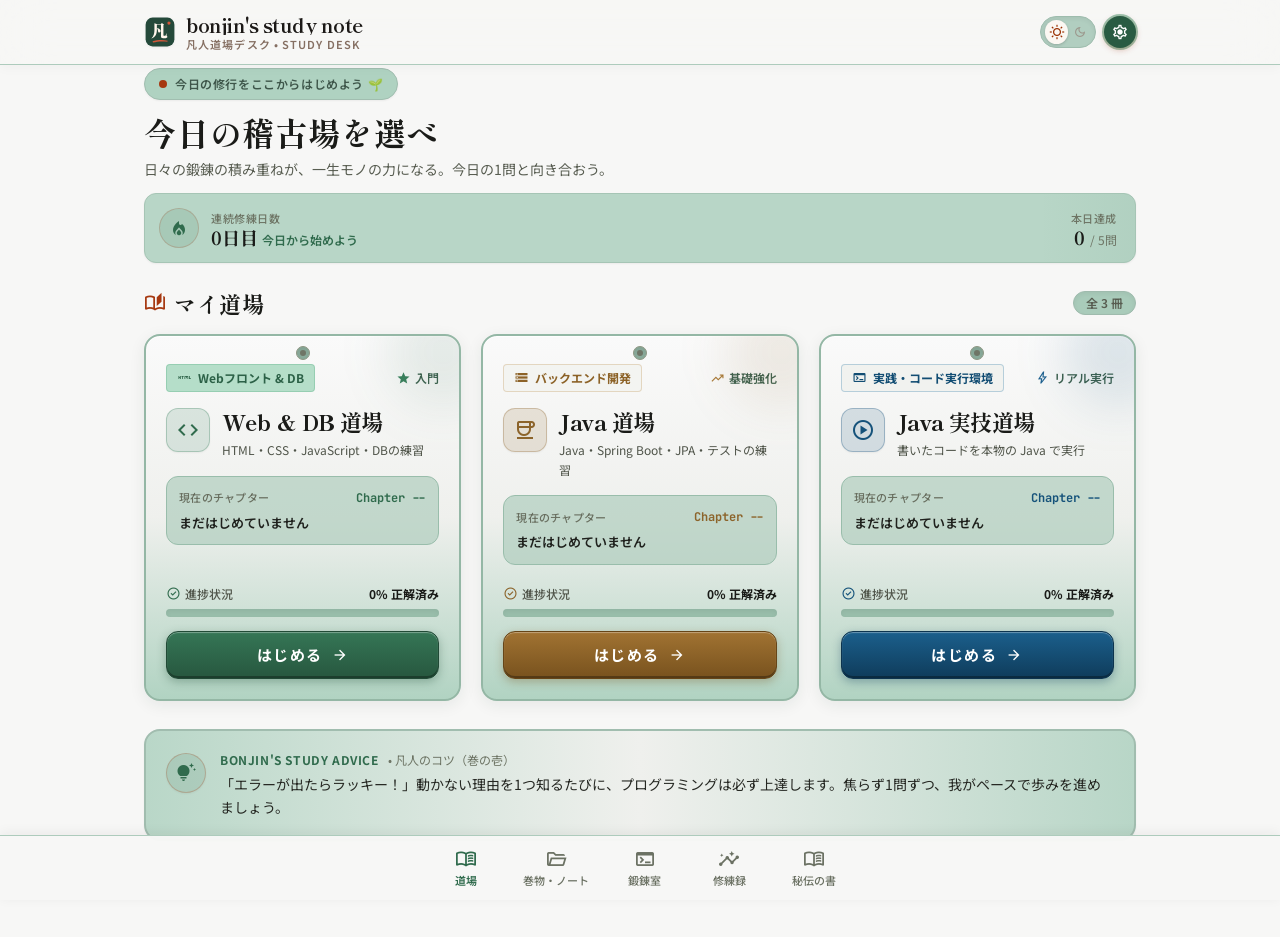
<file: index.html>
<!DOCTYPE html>
<html lang="ja">
<head>
  <meta charset="UTF-8">
  <meta name="viewport" content="width=device-width, initial-scale=1.0, viewport-fit=cover">
  <title>bonjin’s study note</title>
  <!-- 開く前に、保存してあるライト／ダークを先につける（画面がチカッとしないように） -->
  <script>
    try {
      const t = localStorage.getItem("theme");
      if (t) document.documentElement.setAttribute("data-theme", t);
    } catch (e) {}
    // 今日の目標を達成した日は、1日1回だけ「凱旋」の画面を先に見せる
    try {
      const d = new Date();
      const key = d.getFullYear() + "-" + String(d.getMonth() + 1).padStart(2, "0") + "-" + String(d.getDate()).padStart(2, "0");
      const day = (JSON.parse(localStorage.getItem("dojo-log")) || {})[key] || {};
      let ok = 0;
      Object.keys(day).forEach((k) => { ok += typeof day[k] === "number" ? day[k] : (day[k].ok || 0); });
      const g = Number(JSON.parse(localStorage.getItem("dojo-goal"))) || 5;
      if (ok >= g && localStorage.getItem("gaisen-seen") !== key) location.replace("gaisen.html");
    } catch (e) {}
  </script>
  <link rel="icon" href="logo.svg" type="image/svg+xml">
  <link rel="preconnect" href="https://fonts.googleapis.com">
  <link rel="preconnect" href="https://fonts.gstatic.com" crossorigin>
  <link href="https://fonts.googleapis.com/css2?family=JetBrains+Mono:wght@400;600&family=Noto+Sans+JP:wght@400;500;600;700&family=Noto+Serif+JP:wght@600;700;900&family=Shippori+Mincho:wght@700;800&display=swap" rel="stylesheet">
  <link href="https://fonts.googleapis.com/css2?family=Material+Symbols+Outlined:opsz,wght,FILL,GRAD@20..48,100..700,0..1,-50..200&display=block" rel="stylesheet">
  <link href="style.css?v=9" rel="stylesheet">
</head>
<body>
  <!-- ===== ヘッダー ===== -->
  <header class="site-header">
    <div class="header-inner">
      <a class="brand" href="index.html">
        <span class="brand-logo brand-logo-img"><img class="logo-l" src="logo.svg" alt="" width="32" height="32"><img class="logo-d" src="logo-dark.svg" alt="" width="32" height="32"></span>
        <span class="brand-text">
          <span class="brand-name">bonjin's study note</span>
          <span class="brand-sub">凡人道場デスク • Study Desk</span>
        </span>
      </a>
      <div class="header-tools">
        <!-- ライト／ダークのスイッチ -->
        <button class="theme-switch" type="button" id="themeBtn" aria-label="ダークモードにする">
          <span class="knob knob-light"><span class="material-symbols-outlined">wb_sunny</span></span>
          <span class="knob-off"><span class="material-symbols-outlined">dark_mode</span></span>
          <span class="knob knob-dark"><span class="material-symbols-outlined">dark_mode</span></span>
        </button>
        <!-- 設定（歯車） -->
        <a class="gear" href="settings.html" aria-label="設定">
          <span class="material-symbols-outlined">settings</span>
        </a>
      </div>
    </div>
  </header>

  <main class="main">
    <!-- ===== あいさつ ===== -->
    <section class="hero">
      <p class="hero-badge"><span class="pulse-dot"></span>今日の修行をここからはじめよう 🌱</p>
      <div class="hero-head">
        <h1 class="hero-title">今日の稽古場を選べ</h1>
        <p class="hero-lead">日々の鍛錬の積み重ねが、一生モノの力になる。今日の1問と向き合おう。</p>
      </div>

      <!-- 本日の鍛錬状況 -->
      <div class="strip">
        <div class="strip-left">
          <span class="strip-icon"><span class="material-symbols-outlined">local_fire_department</span></span>
          <span class="strip-col">
            <span class="strip-label">連続修練日数</span>
            <span class="strip-value"><span id="streak">0日目</span><span class="strip-note" id="streak-note">今日から始めよう</span></span>
          </span>
        </div>
        <div class="strip-right">
          <span class="strip-label">本日達成</span>
          <span class="strip-value"><span id="today-count">0</span><small> / <span id="today-goal">5</span>問</small></span>
        </div>
      </div>
    </section>

    <!-- ===== 見出し ===== -->
    <div class="section-head">
      <h2 class="section-title"><span class="material-symbols-outlined">auto_stories</span>マイ道場</h2>
      <span class="section-chip">全 3 冊</span>
    </div>

    <!-- ===== 道場のカード ===== -->
    <section class="cardlist">

      <!-- Web & DB 道場 -->
      <div class="card coding">
        <span class="card-hole"><span></span></span>
        <span class="card-glow"></span>
        <div class="card-body">
          <div class="card-top">
            <span class="card-tag"><span class="material-symbols-outlined">html</span>Webフロント &amp; DB</span>
            <span class="card-badge"><span class="material-symbols-outlined fill">star</span>入門</span>
          </div>
          <div class="card-title">
            <span class="card-icon"><span class="material-symbols-outlined">code</span></span>
            <div class="card-name">
              <h2>Web &amp; DB 道場</h2>
              <p>HTML・CSS・JavaScript・DBの練習</p>
            </div>
          </div>
          <div class="plate">
            <div class="plate-head">
              <span class="plate-label">現在のチャプター</span>
              <span class="plate-ch" id="coding-ch">Chapter --</span>
            </div>
            <span class="plate-title" id="coding-last">まだはじめていません</span>
          </div>
        </div>
        <div class="card-foot">
          <div class="progress">
            <div class="progress-head">
              <span class="progress-label"><span class="material-symbols-outlined">check_circle</span>進捗状況</span>
              <span class="progress-text" id="coding-text">0% 正解済み</span>
            </div>
            <div class="progress-bar"><div class="progress-fill" id="coding-fill"></div></div>
          </div>
          <a class="start" href="coding.html"><span>はじめる</span><span class="material-symbols-outlined">arrow_forward</span></a>
        </div>
      </div>

      <!-- Java 道場 -->
      <div class="card java">
        <span class="card-hole"><span></span></span>
        <span class="card-glow"></span>
        <div class="card-body">
          <div class="card-top">
            <span class="card-tag"><span class="material-symbols-outlined">storage</span>バックエンド開発</span>
            <span class="card-badge"><span class="material-symbols-outlined">trending_up</span>基礎強化</span>
          </div>
          <div class="card-title">
            <span class="card-icon"><span class="material-symbols-outlined">coffee</span></span>
            <div class="card-name">
              <h2>Java 道場</h2>
              <p>Java・Spring Boot・JPA・テストの練習</p>
            </div>
          </div>
          <div class="plate">
            <div class="plate-head">
              <span class="plate-label">現在のチャプター</span>
              <span class="plate-ch" id="java-ch">Chapter --</span>
            </div>
            <span class="plate-title" id="java-last">まだはじめていません</span>
          </div>
        </div>
        <div class="card-foot">
          <div class="progress">
            <div class="progress-head">
              <span class="progress-label"><span class="material-symbols-outlined">check_circle</span>進捗状況</span>
              <span class="progress-text" id="java-text">0% 正解済み</span>
            </div>
            <div class="progress-bar"><div class="progress-fill" id="java-fill"></div></div>
          </div>
          <a class="start" href="java.html"><span>はじめる</span><span class="material-symbols-outlined">arrow_forward</span></a>
        </div>
      </div>

      <!-- Java 実技道場 -->
      <div class="card run">
        <span class="card-hole"><span></span></span>
        <span class="card-glow"></span>
        <div class="card-body">
          <div class="card-top">
            <span class="card-tag"><span class="material-symbols-outlined">terminal</span>実践・コード実行環境</span>
            <span class="card-badge"><span class="material-symbols-outlined">bolt</span>リアル実行</span>
          </div>
          <div class="card-title">
            <span class="card-icon"><span class="material-symbols-outlined">play_circle</span></span>
            <div class="card-name">
              <h2>Java 実技道場</h2>
              <p>書いたコードを本物の Java で実行</p>
            </div>
          </div>
          <div class="plate">
            <div class="plate-head">
              <span class="plate-label">現在のチャプター</span>
              <span class="plate-ch" id="run-ch">Chapter --</span>
            </div>
            <span class="plate-title" id="run-last">まだはじめていません</span>
          </div>
        </div>
        <div class="card-foot">
          <div class="progress">
            <div class="progress-head">
              <span class="progress-label"><span class="material-symbols-outlined">check_circle</span>進捗状況</span>
              <span class="progress-text" id="run-text">0% 正解済み</span>
            </div>
            <div class="progress-bar"><div class="progress-fill" id="run-fill"></div></div>
          </div>
          <a class="start" href="java-run.html"><span>はじめる</span><span class="material-symbols-outlined">arrow_forward</span></a>
        </div>
      </div>
    </section>

    <!-- ===== 凡人のコツ ===== -->
    <section class="advice">
      <span class="advice-icon"><span class="material-symbols-outlined">tips_and_updates</span></span>
      <div class="advice-body">
        <p class="advice-head">BONJIN'S STUDY ADVICE <span id="advice-no">• 凡人のコツ（巻の壱）</span></p>
        <p class="advice-text" id="advice-text">「エラーが出たらラッキー！」動かない理由を1つ知るたびに、プログラミングは必ず上達します。焦らず1問ずつ、我がペースで歩みを進めましょう。</p>
      </div>
    </section>
  </main>

  <!-- ===== 下のメニュー ===== -->
  <nav class="bottom-nav" aria-label="メニュー">
    <div class="bottom-nav-inner">
      <a class="nav-item active" href="index.html" aria-current="page"><span class="material-symbols-outlined">menu_book</span><span>道場</span></a>
      <a class="nav-item" href="scrolls.html"><span class="material-symbols-outlined">folder_open</span><span>巻物・ノート</span></a>
      <a class="nav-item" href="daily.html"><span class="material-symbols-outlined">terminal</span><span>鍛錬室</span></a>
      <a class="nav-item" href="log.html"><span class="material-symbols-outlined">insights</span><span>修練録</span></a>
      <a class="nav-item" href="secrets.html"><span class="material-symbols-outlined">menu_book</span><span>秘伝の書</span></a>
    </div>
  </nav>

  <!-- まだ作っていないページを押したときのお知らせ -->
  <div class="toast" id="toast" role="status" hidden>このページは準備中です。もう少し待ってね。</div>

  <script src="script.js?v=9"></script>
</body>
</html>
</file>
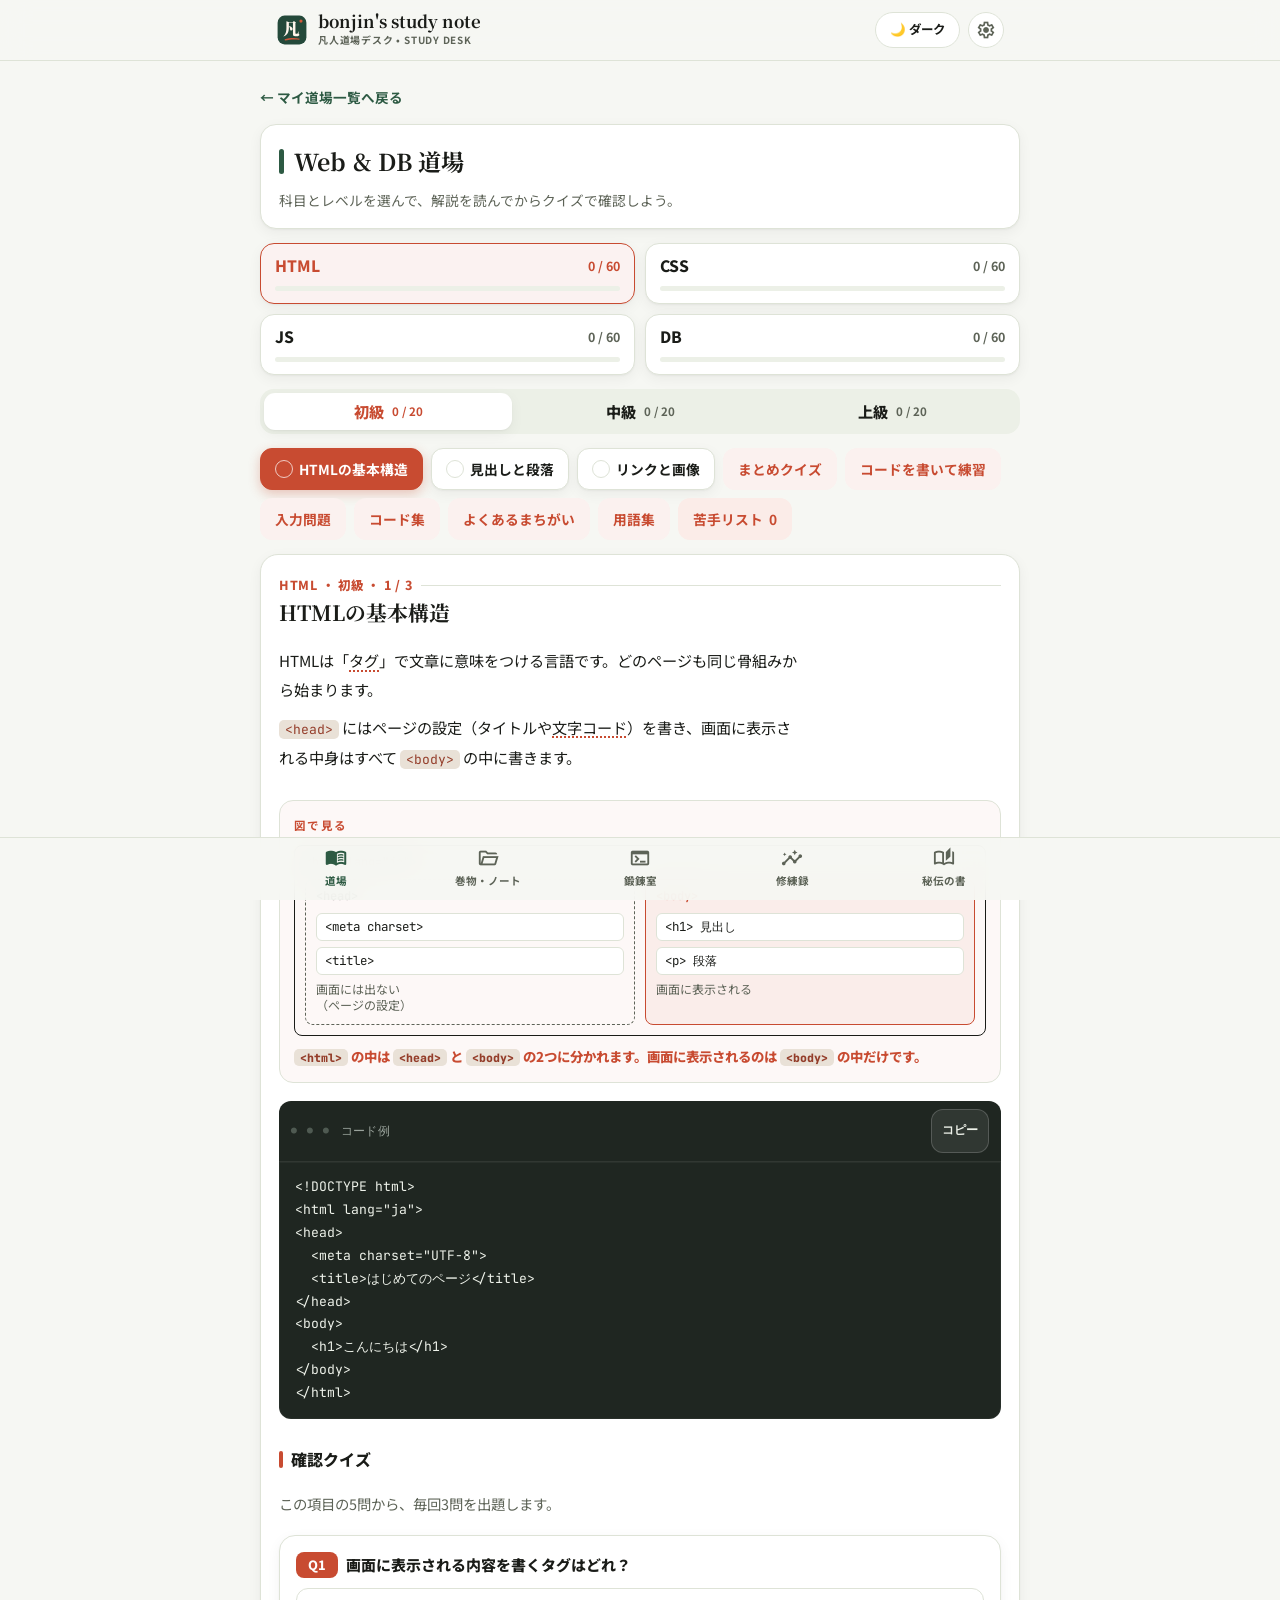
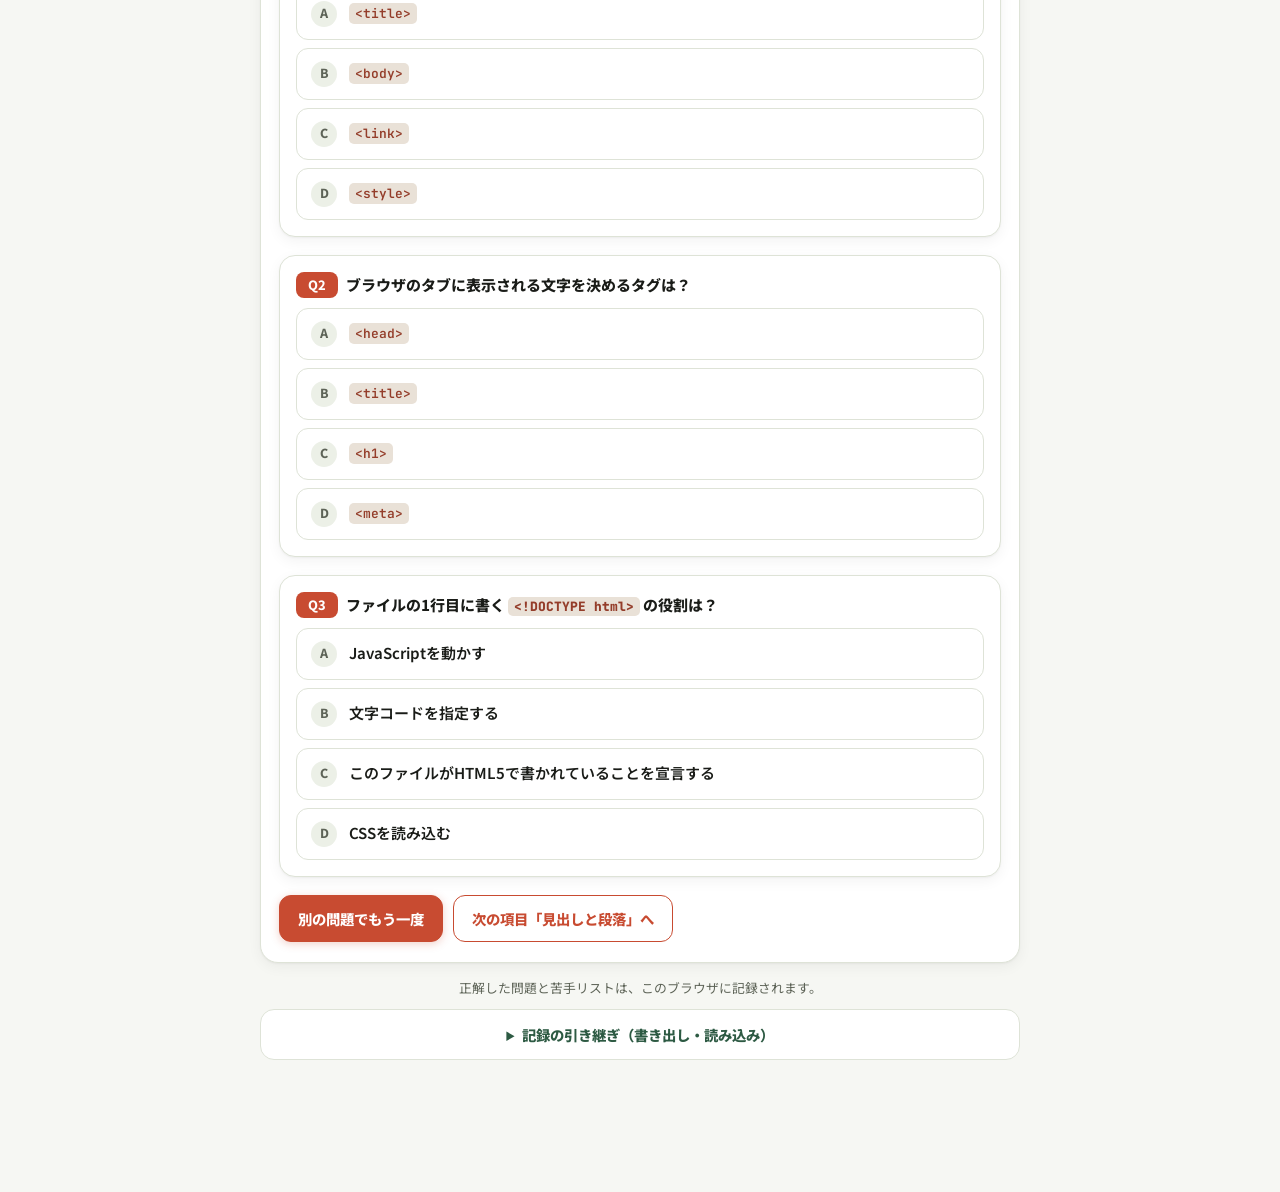
<file: coding.html>
<!doctype html>
<html lang="ja">
<head>
<meta charset="utf-8">
<meta name="viewport" content="width=device-width,initial-scale=1,viewport-fit=cover">
<script>try{var t=localStorage.getItem("theme");if(t==="light"||t==="dark")document.documentElement.dataset.theme=t;}catch(e){}</script>
<title>Web & DB 道場</title>
<link rel="icon" href="logo.svg" type="image/svg+xml">
<link rel="preconnect" href="https://fonts.googleapis.com">
<link rel="stylesheet" href="https://fonts.googleapis.com/css2?family=M+PLUS+Rounded+1c:wght@700;800&family=Zen+Kaku+Gothic+New:wght@400;500;700&family=Source+Code+Pro:wght@400;600&display=swap">
<style>
/* Layout: 1カラムのノート。科目タブ → レベル切り替え → 項目チップ → 本文（解説→コード→クイズ） */
:root{
  --bg:#f3f5f8; --surface:#ffffff; --surface-2:#e9edf3; --fg:#1d2433; --muted:#5d6779; --line:#d5dbe5;
  --ok:#1f8a4c; --ok-bg:#e3f4ea; --ng:#c23b3b; --ng-bg:#fbe8e8;
  --c-html:#d4501f; --c-css:#2d68cf; --c-js:#a87b00; --c-db:#0f8273;
  --code-bg:#1f2633; --code-fg:#e7ecf4;
  --f-display:"M PLUS Rounded 1c","Hiragino Maru Gothic ProN",sans-serif;
  --f-body:"Zen Kaku Gothic New","Hiragino Sans","Yu Gothic",sans-serif;
  --f-code:"Source Code Pro",ui-monospace,Menlo,Consolas,monospace;
  --accent:var(--c-html);
  --preview-bg:#ffffff; /* プレビューは常に白い紙として表示 */
  --dg-1:#2d68cf; --dg-2:#d4501f; --dg-hl:#fff3cf; /* 図：JOINの色分け・行の強調 */
}
@media (prefers-color-scheme:dark){:root:not([data-theme="light"]){
  --bg:#141922; --surface:#1c2330; --surface-2:#252e3e; --fg:#e6ebf3; --muted:#9aa5b8; --line:#323c4f;
  --ok:#5fd18f; --ok-bg:#173426; --ng:#f08080; --ng-bg:#3a1f22;
  --c-html:#ff8a5c; --c-css:#7aa7ff; --c-js:#f0c94a; --c-db:#4fd0bd;
  --code-bg:#0e1219; --code-fg:#e7ecf4; --dg-1:#5b8ff0; --dg-2:#e8794b; --dg-hl:#3a3420; color-scheme:dark}}
:root[data-theme="dark"]{
  --bg:#141922; --surface:#1c2330; --surface-2:#252e3e; --fg:#e6ebf3; --muted:#9aa5b8; --line:#323c4f;
  --ok:#5fd18f; --ok-bg:#173426; --ng:#f08080; --ng-bg:#3a1f22;
  --c-html:#ff8a5c; --c-css:#7aa7ff; --c-js:#f0c94a; --c-db:#4fd0bd;
  --code-bg:#0e1219; --code-fg:#e7ecf4; --dg-1:#5b8ff0; --dg-2:#e8794b; --dg-hl:#3a3420; color-scheme:dark}

[hidden]{display:none!important}
body{background:var(--bg);color:var(--fg);font-family:var(--f-body);font-size:16px;line-height:1.75}
.wrap{max-width:760px;margin:0 auto;padding-left:max(16px,env(safe-area-inset-left,0px));padding-right:max(16px,env(safe-area-inset-right,0px));padding-block:20px 48px;display:flex;flex-direction:column;gap:16px}
header h1{font-family:var(--f-display);font-weight:800;font-size:1.6rem;margin:0;letter-spacing:.02em;text-wrap:balance}
header p{margin:2px 0 0;color:var(--muted);font-size:.9rem}

.cats{display:grid;grid-template-columns:repeat(4,1fr);gap:8px}
.cat{font:inherit;color:var(--fg);background:var(--surface);border:2px solid var(--line);border-radius:12px;padding:10px 6px 8px;cursor:pointer;display:flex;flex-direction:column;align-items:center;gap:4px;min-width:0}
.cat b{font-family:var(--f-display);font-size:1.05rem;line-height:1.2}
.cat small{color:var(--muted);font-size:.72rem;font-variant-numeric:tabular-nums}
.cat .bar{width:80%;height:4px;border-radius:2px;background:var(--surface-2);overflow:hidden}
.cat .bar i{display:block;height:100%;background:var(--c)}
.cat[aria-selected="true"]{border-color:var(--c);background:color-mix(in srgb,var(--c) 10%,var(--surface))}
.cat[aria-selected="true"] b{color:var(--c)}

.lvs{display:grid;grid-template-columns:repeat(3,1fr);gap:4px;background:var(--surface-2);border-radius:12px;padding:4px}
.lv{font:inherit;border:0;background:transparent;border-radius:9px;padding:6px 4px;cursor:pointer;color:var(--muted);display:flex;flex-direction:column;align-items:center;gap:0;min-width:0}
.lv b{font-family:var(--f-display);font-size:.95rem;color:var(--fg);line-height:1.4}
.lv small{font-size:.72rem;font-variant-numeric:tabular-nums}
.lv[aria-selected="true"]{background:var(--surface);box-shadow:0 1px 3px color-mix(in srgb,var(--fg) 18%,transparent)}
.lv[aria-selected="true"] b{color:var(--accent)}

.cat:focus-visible,.lv:focus-visible,.chip:focus-visible,.choice:focus-visible,.btn:focus-visible,.exbtn:focus-visible{outline:3px solid var(--accent);outline-offset:2px}

.chips{display:flex;flex-wrap:wrap;gap:8px}
.chip{font:inherit;font-size:.88rem;color:var(--fg);background:var(--surface);border:1px solid var(--line);border-radius:999px;padding:6px 14px;cursor:pointer;display:inline-flex;align-items:center;gap:6px}
.chip .dot{width:8px;height:8px;border-radius:50%;background:var(--surface-2)}
.chip .dot.done{background:var(--ok)}
.chip[aria-pressed="true"]{background:var(--accent);border-color:var(--accent);color:var(--surface)}
.chip.special{border-style:dashed;border-color:var(--accent);color:var(--accent);font-weight:700}
.chip.special[aria-pressed="true"]{color:var(--surface);border-style:solid}
.chip.miss{border-color:var(--ng);color:var(--ng);font-weight:700}
.chip.miss[aria-pressed="true"]{background:var(--ng);border-color:var(--ng);color:var(--surface)}
.chip .cnt{font-variant-numeric:tabular-nums}

.panel{background:var(--surface);border:1px solid var(--line);border-radius:16px;padding:22px 20px;display:flex;flex-direction:column;gap:16px;min-width:0}
.eyebrow{font-size:.75rem;letter-spacing:.12em;color:var(--accent);font-weight:700}
.panel h2{font-family:var(--f-display);font-size:1.35rem;margin:0;line-height:1.4;text-wrap:balance}
.panel h3{font-family:var(--f-display);font-size:1.05rem;margin:8px 0 0;display:flex;align-items:center;gap:8px}
.panel h3::before{content:"";width:6px;height:1.1em;border-radius:3px;background:var(--accent)}
.lead p{margin:0 0 .6em;max-width:65ch}
.sub{margin:0;color:var(--muted);font-size:.9rem}
code{font-family:var(--f-code);font-size:.9em;background:var(--surface-2);padding:1px 5px;border-radius:5px;word-break:break-word}
pre{margin:0;background:var(--code-bg);color:var(--code-fg);border-radius:10px;padding:14px 16px;overflow-x:auto;font-family:var(--f-code);font-size:.86rem;line-height:1.6}
pre code{background:none;padding:0;font-size:inherit;word-break:normal;color:inherit}
.codehead{display:flex;justify-content:space-between;align-items:center;font-size:.75rem;color:var(--muted);margin-bottom:4px}

.q{border:1px solid var(--line);border-radius:12px;padding:14px;display:flex;flex-direction:column;gap:10px;min-width:0}
.q .qt{font-weight:700;margin:0}
.q .qn{color:var(--accent);font-family:var(--f-display);margin-right:6px}
.qlabel{font-size:.75rem;color:var(--muted);margin:0}
.tag{display:inline-block;font-size:.72rem;font-weight:700;color:var(--accent);border:1px solid var(--accent);border-radius:999px;padding:0 8px;margin-right:6px;vertical-align:2px}
.choices{display:grid;gap:8px}
.choice{font:inherit;text-align:left;color:var(--fg);background:var(--bg);border:1px solid var(--line);border-radius:10px;padding:9px 12px;cursor:pointer;line-height:1.5;min-width:0}
.choice:hover:not(:disabled){border-color:var(--accent)}
.choice:disabled{cursor:default}
.choice.right{background:var(--ok-bg);border-color:var(--ok);color:var(--fg)}
.choice.wrong{background:var(--ng-bg);border-color:var(--ng)}
.fb{font-size:.92rem;border-radius:8px;padding:8px 12px;background:var(--surface-2)}
.fb strong.ok{color:var(--ok)} .fb strong.ng{color:var(--ng)}
.why{margin-top:8px;padding-top:8px;border-top:1px dashed var(--line)}
.why b{color:var(--ng)}
.why.small{color:var(--muted);font-size:.82rem}
.row{display:flex;flex-wrap:wrap;gap:8px;align-items:center}
.btn{font:inherit;font-weight:700;font-size:.9rem;border-radius:10px;padding:8px 16px;cursor:pointer;border:1px solid var(--accent);background:var(--accent);color:var(--surface)}
.btn.ghost{background:transparent;color:var(--accent)}
.btn:disabled{opacity:.5;cursor:default}
.score{font-family:var(--f-display);font-size:1.1rem}
.empty{text-align:center;padding:24px 12px;color:var(--muted)}
.empty b{display:block;font-family:var(--f-display);color:var(--fg);font-size:1.1rem;margin-bottom:4px}

/* 書いて練習 */
.note{font-size:.85rem;color:var(--muted);background:var(--surface-2);border-radius:8px;padding:8px 12px;margin:0}
textarea{width:100%;box-sizing:border-box;min-height:120px;font-family:var(--f-code);font-size:.92rem;color:var(--fg);background:var(--bg);border:1px solid var(--line);border-radius:10px;padding:10px 12px;resize:vertical;line-height:1.5}
textarea:focus{outline:2px solid var(--accent);outline-offset:1px}
.tbl{overflow-x:auto;border:1px solid var(--line);border-radius:10px;max-height:320px}
table{border-collapse:collapse;width:100%;font-size:.86rem;font-variant-numeric:tabular-nums}
th,td{padding:6px 10px;border-bottom:1px solid var(--line);text-align:left;white-space:nowrap}
th{background:var(--surface-2);font-family:var(--f-code);font-weight:600;position:sticky;top:0}
.tname{font-family:var(--f-code);font-weight:600;font-size:.85rem;margin:4px 0}
.exlist{display:flex;flex-wrap:wrap;gap:6px}
.exbtn{font:inherit;font-size:.82rem;width:2.2em;height:2.2em;border-radius:8px;border:1px solid var(--line);background:var(--bg);color:var(--fg);cursor:pointer;font-variant-numeric:tabular-nums}
.exbtn[aria-pressed="true"]{border-color:var(--accent);background:var(--accent);color:var(--surface)}
.exbtn.done{border-color:var(--ok);color:var(--ok)}
.exbtn.done[aria-pressed="true"]{background:var(--ok);color:var(--surface)}
.err{color:var(--ng);font-family:var(--f-code);font-size:.85rem;white-space:pre-wrap}
.pv{width:100%;box-sizing:border-box;height:200px;border:1px solid var(--line);border-radius:10px;background:var(--preview-bg)}
pre.console{white-space:pre-wrap;word-break:break-word}
pre.console .err{color:var(--ng)}
/* 図 */
.fig{margin:0;display:flex;flex-direction:column;gap:10px;border:1px solid var(--line);border-radius:12px;padding:14px;background:var(--bg);min-width:0;overflow-x:auto}
.fig figcaption{font-size:.84rem;color:var(--muted);line-height:1.6}
.fig .ft{font-size:.72rem;letter-spacing:.12em;color:var(--accent);font-weight:700}
.dg-box{border:1.5px solid var(--fg);border-radius:8px;padding:6px 10px 10px;min-width:0}
.dg-dash{border-style:dashed;border-color:var(--muted)}
.dg-acc{border-color:var(--accent)}
.dg-soft{background:color-mix(in srgb,var(--accent) 10%,var(--surface))}
.dg-lbl{display:block;font-family:var(--f-code);font-size:.75rem;font-weight:600}
.dg-acc>.dg-lbl{color:var(--accent)}
.dg-cols{display:grid;grid-template-columns:1fr 1fr;gap:10px;margin-top:6px}
.dg-chip{font-family:var(--f-code);font-size:.78rem;background:var(--surface);border:1px solid var(--line);border-radius:6px;padding:2px 8px;margin-top:6px}
.dg-note{display:block;font-size:.75rem;color:var(--muted);margin-top:6px;line-height:1.4}
.dg-cap{font-size:.78rem;font-weight:700;margin-bottom:4px}
.dg-bar{border:1.5px solid var(--fg);border-radius:6px;padding:2px 8px;margin-top:6px;font-family:var(--f-code);font-size:.78rem}
.dg-line{font-size:.9rem;line-height:2;border:1.5px dashed var(--muted);border-radius:6px;padding:4px 8px}
.dg-inl{border:1.5px solid var(--accent);color:var(--accent);border-radius:4px;padding:0 4px;font-family:var(--f-code);font-size:.75rem}
.dg-row{display:flex;flex-wrap:wrap;gap:6px 14px;align-items:center;font-size:.78rem}
.dg-arrow{color:var(--muted);font-weight:700;font-size:.8rem}
.fig table.dg-table{width:auto;border-collapse:separate;border-spacing:0;font-size:.82rem}
.fig .dg-table th,.fig .dg-table td{border:1px solid var(--line);padding:4px 8px;position:static;white-space:nowrap;background:var(--surface)}
.fig .dg-table th{background:var(--surface-2)}
.fig .dg-table small{display:block;font-family:var(--f-code);font-size:.68rem;color:var(--muted);font-weight:400}
.fig .dg-table td.dg-side{border:0;background:none;color:var(--muted);font-size:.72rem;font-family:var(--f-code)}
.fig .dg-table .hl td{background:var(--dg-hl)}
.fig .dg-table .pk{font-weight:700;color:var(--accent)}
.fig .dg-table .dup{background:var(--ng-bg)}
.swatch{display:inline-block;width:.9em;height:.9em;border-radius:3px;vertical-align:-1px;margin-right:4px}
.bm{border-radius:8px;padding:6px 12px 12px}
.bm-m{border:1.5px dashed var(--muted)}
.bm-b{border:3px solid var(--fg);margin-top:4px}
.bm-p{background:color-mix(in srgb,var(--accent) 14%,var(--surface));margin-top:4px}
.bm-c{border:1.5px solid var(--accent);background:var(--surface);text-align:center;padding:10px;margin-top:6px;font-family:var(--f-code);font-size:.8rem}
.fx{display:grid;grid-template-columns:minmax(0,1fr) auto;gap:8px;align-items:center}
.fx-box{border:2px solid var(--fg);border-radius:8px;padding:6px 10px 10px}
.fx-items{display:flex;gap:10px;align-items:center;margin-top:6px}
.fx-i{border:1.5px solid var(--accent);background:var(--surface);border-radius:6px;width:44px;display:flex;align-items:center;justify-content:center;font-family:var(--f-code);font-size:.8rem}
.fx-v{display:flex;flex-direction:column;align-items:center;font-size:.72rem;color:var(--muted);text-align:center;line-height:1.3}
.fx-v span,.fx-h span{color:var(--accent);font-size:1.2rem;font-weight:700}
.fx-h{font-size:.75rem;color:var(--muted)}
.ps{position:relative;border:2px solid var(--fg);border-radius:8px;padding:10px 10px 8px;min-height:100px;display:flex;flex-direction:column;justify-content:space-between}
.ps-badge{position:absolute;top:0;right:0;background:var(--accent);color:var(--surface);border-radius:0 6px 0 8px;padding:4px 10px;font-family:var(--f-code);font-size:.72rem;text-align:center;line-height:1.4}
.ps-text{font-size:.85rem;color:var(--muted);padding-right:110px}
.gd{display:grid;grid-template-columns:repeat(3,1fr);gap:10px;border:1.5px dashed var(--muted);border-radius:8px;padding:8px}
.gd-i{border:1.5px solid var(--fg);background:var(--surface);border-radius:6px;text-align:center;padding:6px 4px;font-family:var(--f-code);font-size:.75rem;min-width:0}
.gd-w{grid-column:span 2;border-color:var(--accent);color:var(--accent);background:color-mix(in srgb,var(--accent) 10%,var(--surface))}
.gd-ruler{display:grid;grid-template-columns:repeat(3,1fr);gap:10px;padding:0 10px;font-family:var(--f-code);font-size:.72rem;color:var(--accent);text-align:center}
.gd-ruler span{border-top:2px solid var(--accent);padding-top:2px}
.arr{display:grid;grid-template-columns:repeat(3,minmax(0,1fr));gap:0;border:2px solid var(--fg);border-radius:8px;overflow:hidden}
.arr-c{display:flex;flex-direction:column;align-items:center;padding:8px 4px;border-right:1px solid var(--line);background:var(--surface);font-size:.85rem;min-width:0}
.arr-c:last-child{border-right:0}
.arr-c small{font-family:var(--f-code);color:var(--accent);font-weight:600}
.dg-mono{font-family:var(--f-code);font-size:.78rem;overflow-wrap:anywhere}
.fl{display:flex;flex-direction:column;align-items:flex-start;gap:4px}
.fl-q{border:2px solid var(--accent);border-radius:999px;padding:3px 14px;font-family:var(--f-code);font-size:.8rem;color:var(--accent);font-weight:600}
.fl-br{display:flex;align-items:center;gap:8px;margin-left:24px;flex-wrap:wrap}
.fl-y{font-size:.75rem;color:var(--ok);font-weight:700}
.fl-n{font-size:.75rem;color:var(--muted);font-weight:700;margin-left:24px}
.fl-r{border:1.5px solid var(--fg);border-radius:6px;padding:2px 10px;font-family:var(--f-code);font-size:.8rem;background:var(--surface)}
.steps{display:flex;flex-wrap:wrap;gap:6px;align-items:center}
.st{border:1.5px solid var(--fg);border-radius:8px;padding:6px 10px;font-size:.8rem;background:var(--surface);line-height:1.4;max-width:15em}
.st b{display:block;font-family:var(--f-code);font-size:.72rem;color:var(--accent)}
.id1,.id2{display:inline-block;min-width:1.4em;text-align:center;border-radius:4px;color:var(--surface);font-weight:700;font-family:var(--f-code)}
.id1{background:var(--dg-1)} .id2{background:var(--dg-2)}
.jn{display:flex;flex-wrap:wrap;gap:12px;align-items:center}
.jn-mid{font-family:var(--f-code);font-size:.72rem;color:var(--accent);text-align:center;line-height:1.5}
.tx-split{display:grid;grid-template-columns:1fr 1fr;gap:10px}
.tx-ok,.tx-ng{border-radius:8px;padding:8px 10px;font-size:.82rem;line-height:1.5;border:1.5px solid}
.tx-ok{border-color:var(--ok);background:var(--ok-bg)} .tx-ok b{color:var(--ok)}
.tx-ng{border-color:var(--ng);background:var(--ng-bg)} .tx-ng b{color:var(--ng)}
.tx-split small{color:var(--muted)}
@media (max-width:420px){.dg-cols,.tx-split{grid-template-columns:1fr}.ps-text{padding-right:0;padding-top:40px}}

/* 答えの1行ずつ解説 */
.ax{border:1px solid var(--line);border-radius:10px;overflow:hidden;margin-top:8px}
.ax-r{display:grid;grid-template-columns:minmax(0,1.15fr) minmax(0,1fr);gap:4px 14px;padding:6px 12px;border-bottom:1px solid var(--line);align-items:start}
.ax-r:last-child{border-bottom:0}
.ax-c{display:block;white-space:pre;overflow-x:auto;background:none;padding:0;font-size:.82rem;color:var(--fg)}
.ax-t{font-size:.82rem;color:var(--muted);line-height:1.5}
.ax-h{font-size:.75rem;font-weight:700;color:var(--accent);background:var(--surface-2)}
.ax-sum{font-size:.85rem;margin-top:8px}
@media (max-width:520px){.ax-r{grid-template-columns:1fr}}

/* よくあるまちがい */
.mk{border:1px solid var(--line);border-radius:12px;padding:14px;display:flex;flex-direction:column;gap:8px;min-width:0}
.mk h3{margin:0}
.mk-pair{display:grid;grid-template-columns:1fr 1fr;gap:8px}
.mk-pair>div{min-width:0}
.mk-tag{display:inline-block;font-size:.72rem;font-weight:700;padding:0 8px;border-radius:999px;margin-bottom:4px}
.mk-bad .mk-tag{background:var(--ng-bg);color:var(--ng)}
.mk-good .mk-tag{background:var(--ok-bg);color:var(--ok)}
.mk-bad pre{box-shadow:inset 4px 0 0 var(--ng)}
.mk-good pre{box-shadow:inset 4px 0 0 var(--ok)}
.mk p{margin:0;font-size:.9rem}
@media (max-width:560px){.mk-pair{grid-template-columns:1fr}}
.chip.tips{border-style:dashed;border-color:var(--muted);color:var(--fg);font-weight:700}
.chip.tips[aria-pressed="true"]{background:var(--fg);border-color:var(--fg);color:var(--surface)}

/* 動かして確かめる */
.play{border:1.5px solid var(--accent);border-radius:12px;padding:14px;display:flex;flex-direction:column;gap:10px;min-width:0}
.play .ft{font-size:.72rem;letter-spacing:.12em;color:var(--accent);font-weight:700}
.pl-ctrls{display:flex;flex-direction:column;gap:8px}
.pl-c{display:flex;flex-wrap:wrap;gap:4px 10px;align-items:center}
.pl-l{font-family:var(--f-code);font-size:.78rem;font-weight:600;min-width:9em}
.seg{display:flex;flex-wrap:wrap;gap:4px}
.seg button{font:inherit;font-family:var(--f-code);font-size:.76rem;border:1px solid var(--line);background:var(--bg);color:var(--fg);border-radius:6px;padding:3px 8px;cursor:pointer}
.seg button[aria-pressed="true"]{background:var(--accent);border-color:var(--accent);color:var(--surface)}
.seg button:focus-visible{outline:3px solid var(--accent);outline-offset:1px}
.pl-stage{border:1.5px dashed var(--muted);border-radius:8px;padding:10px;background:var(--bg);min-width:0;overflow:hidden}
.pl-code{font-size:.8rem}
.pl-i{border:1.5px solid var(--accent);background:var(--surface);border-radius:6px;min-width:44px;padding:4px 8px;display:flex;align-items:center;justify-content:center;font-family:var(--f-code);font-size:.8rem}
.pl-flex{min-height:150px}
.pl-grid .pl-i{min-width:0}
.pl-bmo{border:1.5px dashed var(--muted);display:flow-root;width:fit-content;max-width:100%}
.pl-bmbox{background:color-mix(in srgb,var(--accent) 14%,var(--surface));font-family:var(--f-code);font-size:.8rem}
.pl-bmbox span{display:block;background:var(--surface);text-align:center}
.pl-meas{font-size:.82rem;margin-top:8px}
.pl-pos{position:relative;border:1.5px dashed var(--muted);border-radius:8px;padding:30px 12px 12px;min-height:120px}
.pl-cap{position:absolute;left:8px;top:6px;font-size:.72rem;color:var(--muted);font-family:var(--f-code)}
.pl-card{border:2px solid var(--fg);border-radius:8px;padding:10px;width:62%;background:var(--surface);font-size:.85rem}
.pl-badge{background:var(--accent);color:var(--surface);font-family:var(--f-code);font-size:.72rem;padding:2px 8px;border-radius:4px}
.pl-move{width:120px;margin:16px auto;text-align:center;border:2px solid var(--accent);background:var(--surface);border-radius:8px;padding:16px 8px;font-size:.85rem}
.pl-dv{font-size:.9rem;line-height:2}
.pl-dv .pl-t{border-color:var(--accent);border-radius:4px;font-family:var(--f-code);font-size:.8rem;background:var(--surface)}
.pl-h :is(h1,h2,h3,h4,h5,h6){font-family:var(--f-body);font-weight:700;margin:0 0 4px;display:block;line-height:1.3}
.pl-h h3::before{display:none}
.pl-h h1{font-size:2em}.pl-h h2{font-size:1.5em}.pl-h h3{font-size:1.17em}.pl-h h4{font-size:1em}.pl-h h5{font-size:.83em}.pl-h h6{font-size:.67em}
.pl-h p{margin:0;font-size:.9rem}
.pl-cd .pl-on{background:color-mix(in srgb,var(--ok) 30%,transparent);border-radius:3px}
.pl-cd .pl-cm{color:#9fb3c8}
.pl-out{font-size:.9rem}
.pl-out b{font-family:var(--f-code)}
.pl-vals{display:flex;flex-wrap:wrap;gap:4px;margin-top:4px}
.pl-vals span{font-family:var(--f-code);font-size:.8rem;border:1.5px solid var(--accent);border-radius:6px;padding:0 8px;background:var(--surface)}
.arr-c.on{background:color-mix(in srgb,var(--accent) 18%,var(--surface))}
.tbl tr.null td{background:var(--dg-hl)}

/* 入力問題 */
.fill-row{display:flex;flex-wrap:wrap;gap:8px;align-items:center}
.fill-in{font:inherit;font-family:var(--f-code);font-size:.95rem;flex:1 1 12em;min-width:0;padding:7px 10px;border:1px solid var(--line);border-radius:8px;background:var(--bg);color:var(--fg)}
.fill-in:focus{outline:2px solid var(--accent);outline-offset:1px}
.fill-in.ok{border-color:var(--ok);background:var(--ok-bg)}
mark.blank{background:color-mix(in srgb,var(--accent) 45%,transparent);color:inherit;border-radius:3px;padding:0 2px}

/* 用語集 */
.gl{font:inherit;color:inherit;background:none;border:0;padding:0;cursor:pointer;text-decoration:underline dotted var(--accent);text-decoration-thickness:2px;text-underline-offset:3px}
.gl:focus-visible{outline:2px solid var(--accent);outline-offset:2px;border-radius:3px}
.glpop{position:fixed;left:max(16px,env(safe-area-inset-left,0px));right:max(16px,env(safe-area-inset-right,0px));bottom:calc(16px + env(safe-area-inset-bottom,0px));max-width:520px;margin:0 auto;background:var(--surface);border:1.5px solid var(--accent);border-radius:12px;padding:12px 14px;box-shadow:0 6px 24px color-mix(in srgb,var(--fg) 25%,transparent);z-index:20;display:flex;flex-direction:column;gap:6px}
.glpop b{font-family:var(--f-display);color:var(--accent)}
.glpop p{margin:0;font-size:.9rem}
.glpop .btn{align-self:flex-end;padding:4px 12px;font-size:.8rem}
.gls{width:100%;box-sizing:border-box;font:inherit;padding:8px 12px;border:1px solid var(--line);border-radius:10px;background:var(--bg);color:var(--fg)}
.gls:focus{outline:2px solid var(--accent);outline-offset:1px}
.gll{margin:0;display:flex;flex-direction:column;gap:0;border:1px solid var(--line);border-radius:12px;overflow:hidden}
.gll div{padding:10px 14px;border-bottom:1px solid var(--line)}
.gll div:last-child{border-bottom:0}
.gll dt{font-weight:700;font-family:var(--f-display)}
.gll dd{margin:2px 0 0;font-size:.9rem;color:var(--muted)}

/* コード集 */
.cd-tools{display:flex;flex-wrap:wrap;gap:8px;align-items:center}
.cd-tools .gls{flex:1 1 14em;width:auto}
.cd{border:1px solid var(--line);border-radius:12px;padding:14px;display:flex;flex-direction:column;gap:8px;min-width:0}
.cd-h{display:flex;align-items:flex-start;gap:8px}
.cd-h h3{margin:0;flex:1;font-size:1rem}
.cd-h h3::before{display:none}
.cd-tag{display:inline-block;font-size:.7rem;font-weight:700;color:var(--accent);border:1px solid var(--accent);border-radius:999px;padding:0 8px;margin-bottom:2px}
.fav{font:inherit;font-size:1.1rem;line-height:1;background:none;border:1px solid var(--line);border-radius:8px;width:2.2em;height:2.2em;cursor:pointer;color:var(--muted);flex:none}
.fav[aria-pressed="true"]{color:#e0a400;border-color:#e0a400;background:color-mix(in srgb,#e0a400 12%,var(--surface))}
.fav:focus-visible{outline:3px solid var(--accent);outline-offset:2px}
.cd-memo{margin:0;font-size:.85rem;color:var(--muted)}
.cd-memo b{color:var(--fg)}
.cd .row .btn{padding:5px 12px;font-size:.8rem}
.cd-pv iframe{width:100%;box-sizing:border-box;height:220px;border:1px solid var(--line);border-radius:10px;background:var(--preview-bg)}
.chip.codes{border-color:var(--accent);color:var(--accent);font-weight:700}
.chip.codes[aria-pressed="true"]{background:var(--accent);color:var(--surface)}

/* 次のレベルへの案内 */
.banner{display:flex;flex-wrap:wrap;gap:6px 12px;align-items:center;border:1.5px solid var(--ok);background:var(--ok-bg);border-radius:12px;padding:10px 14px;font-size:.9rem}
.banner b{color:var(--ok);font-family:var(--f-display)}
.banner .btn{margin-left:auto;border-color:var(--ok);background:var(--ok)}

details summary{cursor:pointer;color:var(--accent);font-weight:700;font-size:.9rem}
footer{color:var(--muted);font-size:.8rem;text-align:center}
@media (max-width:420px){.panel{padding:18px 14px}.cat b{font-size:.95rem}}
@media (prefers-reduced-motion:no-preference){.choice,.chip,.cat,.lv{transition:background .15s,border-color .15s}}
.back{align-self:flex-start;font-size:.85rem;color:var(--muted);text-decoration:none;font-weight:700}
.back:hover{color:var(--accent);text-decoration:underline}
.topbar{display:flex;justify-content:space-between;align-items:center;gap:12px}
.theme-btn{font:inherit;font-size:.8rem;font-weight:700;color:var(--fg);background:var(--surface);border:1px solid var(--line);border-radius:99px;padding:4px 12px;cursor:pointer}
.theme-btn:hover{border-color:var(--accent)}
.xfer{border-top:1px solid var(--line);padding-top:12px;text-align:left;max-width:560px;margin:4px auto 0;width:100%}
.xfer summary{text-align:center}
.xfer-box{display:flex;flex-direction:column;gap:10px;margin-top:12px;font-size:.88rem;color:var(--fg)}
.xfer-box h3{font-family:var(--f-display);font-size:.95rem;margin:6px 0 0}
.xfer-box p{margin:0;color:var(--muted)}
.xfer-box textarea{font-family:var(--f-code);font-size:.75rem;width:100%;min-height:84px;box-sizing:border-box;padding:8px;border-radius:10px;border:1px solid var(--line);background:var(--surface);color:var(--fg);resize:vertical}
.xfer-row{display:flex;flex-wrap:wrap;gap:8px;align-items:center}
.xfer-msg{font-weight:700}
.xfer-msg.ok{color:var(--ok)} .xfer-msg.ng{color:var(--ng)}
</style>
<link rel="preconnect" href="https://fonts.googleapis.com">
<link rel="preconnect" href="https://fonts.gstatic.com" crossorigin>
<link rel="stylesheet" href="https://fonts.googleapis.com/css2?family=Noto+Sans+JP:wght@400;500;700;800&family=Noto+Serif+JP:wght@600;700&family=JetBrains+Mono:wght@400;600&display=swap">
<link rel="stylesheet" href="https://fonts.googleapis.com/css2?family=Material+Symbols+Outlined:opsz,wght,FILL,GRAD@20..48,100..700,0..1,-50..200&display=block">
<link rel="stylesheet" href="css/dojo-skin.css?v=9">
</head>
<body>
<header class="dj-top"><div class="dj-top-in">
  <a class="dj-brand" href="index.html"><img class="logo-l" src="logo.svg" alt="" width="32" height="32"><img class="logo-d" src="logo-dark.svg" alt="" width="32" height="32"><span><b>bonjin's study note</b><small>凡人道場デスク • STUDY DESK</small></span></a>
  <div class="dj-tools"><button type="button" class="theme-btn" id="themeBtn"></button><a class="dj-gear" href="settings.html" aria-label="設定"><span class="material-symbols-outlined">settings</span></a></div>
</div></header>

<div class="wrap">
  <div class="topbar"><a class="back" href="index.html">← マイ道場一覧へ戻る</a></div>
  <header>
    <h1>Web & DB 道場</h1>
    <p>科目とレベルを選んで、解説を読んでからクイズで確認しよう。</p>
  </header>
  <nav class="cats" id="cats" role="tablist" aria-label="科目"></nav>
  <div class="lvs" id="lvs" role="tablist" aria-label="レベル"></div>
  <div class="chips" id="chips" aria-label="項目"></div>
  <div class="banner" id="banner" hidden></div>
  <main class="panel" id="panel"></main>
  <div class="glpop" id="glpop" role="dialog" aria-label="用語の意味" hidden><b id="glw"></b><p id="gld"></p><button class="btn ghost" id="glx">閉じる</button></div>
  <footer>正解した問題と苦手リストは、このブラウザに記録されます。
  <details class="xfer" id="xfer">
    <summary>記録の引き継ぎ（書き出し・読み込み）</summary>
    <div class="xfer-box">
      <h3>① 記録を書き出す</h3>
      <p>このブラウザの記録を文字にします。コピーして、引き継ぎ先の練習帳の「② 記録を読み込む」に貼りつけてください。</p>
      <div class="xfer-row"><button type="button" class="btn" id="xferOut">書き出す</button><button type="button" class="btn ghost" id="xferCopy" hidden>コピー</button><span class="xfer-msg" id="xferOutMsg" role="status"></span></div>
      <textarea id="xferOutText" readonly hidden aria-label="書き出した記録"></textarea>
      <h3>② 記録を読み込む</h3>
      <p>書き出した文字を貼りつけて「読み込む」を押します。今の記録は消えずに、正解済みの問題が足されます。</p>
      <textarea id="xferInText" placeholder="ここに貼りつけ" aria-label="読み込む記録"></textarea>
      <div class="xfer-row"><button type="button" class="btn" id="xferIn">読み込む</button><span class="xfer-msg" id="xferInMsg" role="status"></span></div>
    </div>
  </details>
  </footer>
</div>

<script>
const $=s=>document.querySelector(s);
const esc=s=>String(s).replace(/[&<>"]/g,c=>({"&":"&amp;","<":"&lt;",">":"&gt;",'"':"&quot;"}[c]));
const md=s=>esc(s).replace(/`([^`]+)`/g,"<code>$1</code>");
const ri=(a,b)=>a+Math.floor(Math.random()*(b-a+1));
const pick=a=>a[Math.floor(Math.random()*a.length)];
const shuf=a=>{a=[...a];for(let i=a.length-1;i>0;i--){const j=Math.floor(Math.random()*(i+1));[a[i],a[j]]=[a[j],a[i]];}return a;};
const B="`";

const SUBJ={
  html:{name:"HTML",full:"HTML",color:"--c-html"},
  css:{name:"CSS",full:"CSS",color:"--c-css"},
  js:{name:"JS",full:"JavaScript",color:"--c-js"},
  db:{name:"DB",full:"データベース",color:"--c-db"}
};
const LV=["初級","中級","上級"];
/* T[科目][レベル] = 項目（各5問）、ADV[科目][レベル] = 応用問題、WR[科目][レベル] = 書いて練習 */
const T={},ADV={},WR={},GEN={};
let SQLW=[];
/* SQL練習・DB問題で使う会員データ */
const MEM=[[1,"佐藤",28,"東京"],[2,"鈴木",35,"大阪"],[3,"高橋",22,"東京"],[4,"田中",41,"福岡"],[5,"伊藤",30,"札幌"],[6,"渡辺",26,"大阪"]];

/* ================= HTML ================= */
T.html=[
/* 初級 */
[
 {title:"HTMLの基本構造",body:"HTMLは「タグ」で文章に意味をつける言語です。どのページも同じ骨組みから始まります。\n`<head>` にはページの設定（タイトルや文字コード）を書き、画面に表示される中身はすべて `<body>` の中に書きます。",
  code:`<!DOCTYPE html>
<html lang="ja">
<head>
  <meta charset="UTF-8">
  <title>はじめてのページ</title>
</head>
<body>
  <h1>こんにちは</h1>
</body>
</html>`,
  quiz:[
   {id:"html-0-0",q:"画面に表示される内容を書くタグはどれ？",c:["`<head>`","`<body>`","`<title>`","`<meta>`","`<style>`","`<link>`","`<script>`"],a:1,e:"表示される中身は `<body>` に書きます。`<head>` は設定用です。"},
   {id:"html-0-1",q:"ブラウザのタブに表示される文字を決めるタグは？",c:["`<h1>`","`<header>`","`<title>`","`<p>`","`<head>`","`<meta>`","`<tab>`"],a:2,e:"`<title>` は `<head>` の中に書き、タブや検索結果に表示されます。",w:{0:"`<h1>` はページの中に表示される一番大きな見出しです。",4:"`<head>` は設定を書く場所そのもので、タブの文字は中の `<title>` で決めます。"}},
   {id:"html-0-2",q:"`<meta charset=\"UTF-8\">` の役割は？",c:["文字化けを防ぐ（文字コードの指定）","文字を大きくする","画像を表示する","ページを速くする","ページを日本語に翻訳する","フォントを指定する","スマホ対応にする"],a:0,e:"文字コードを指定して、日本語が正しく表示されるようにします。",w:{1:"文字の大きさはCSSの `font-size` で指定します。",2:"画像は `<img>` タグで表示します。",3:"表示の速さとは関係ありません。",4:"翻訳はしません。文字の読み方（文字コード）を伝えるだけです。",5:"フォントはCSSの `font-family` で指定します。",6:"スマホ対応は viewport の meta タグやCSSで行います。"}},
   {id:"html-0-3",q:"ファイルの1行目に書く `<!DOCTYPE html>` の役割は？",c:["このファイルがHTML5で書かれていることを宣言する","ページのタイトルを決める","文字コードを指定する","CSSを読み込む","JavaScriptを動かす","ページを非公開にする","コメントを書く"],a:0,e:"ブラウザに「HTML5の文書です」と伝える宣言です。必ず1行目に書きます。",w:{1:"タイトルは `<title>` で決めます。",2:"文字コードは `<meta charset=\"UTF-8\">` で指定します。",3:"CSSは `<link rel=\"stylesheet\">` で読み込みます。"}},
   {id:"html-0-4",q:"`<html lang=\"ja\">` の `lang=\"ja\"` は何を表す？",c:["ページの言語が日本語であること","日本でしか見られないこと","文字を大きくすること","日本時間で表示すること","ページの作成者","ファイルの保存場所","JavaScriptの言語設定"],a:0,e:"ページの言語を伝えます。読み上げソフトや翻訳機能が正しく動くために使われます。"}
  ]},
 {title:"見出しと段落",body:"見出しは `<h1>`〜`<h6>` で、数字が小さいほど大きな見出しです。`<h1>` はページの一番大事なタイトルなので、基本は1ページに1つにします。\n文章のまとまり（段落）は `<p>` で囲みます。文字の大きさを変えたいだけなら、見出しタグではなくCSSを使います。",
  code:`<h1>カフェの紹介</h1>
<h2>メニュー</h2>
<p>自家焙煎のコーヒーが自慢です。<br>
ケーキもあります。</p>
<hr>
<h2>アクセス</h2>
<p>駅から徒歩5分です。</p>`,
  quiz:[
   {id:"html-1-0",q:"段落を表すタグはどれ？",c:["`<br>`","`<p>`","`<span>`","`<h6>`","`<div>`","`<a>`","`<pa>`"],a:1,e:"`<p>` は paragraph（段落）の頭文字です。"},
   {id:"html-1-1",q:"`<h1>` の使い方として正しいのは？",c:["文字を大きくしたい所に何回でも使う","ページの一番大事な見出しとして基本1つ使う","段落の代わりに使う","使ってはいけない","フッターの文字に使う","画像の代わりに使う","`<head>` の中に書く"],a:1,e:"見出しは見た目ではなく「意味」で選びます。大きさはCSSで調整します。",w:{0:"見出しタグは見た目ではなく意味で選びます。大きさはCSSで変えます。",2:"段落は `<p>` で書きます。",3:"`<h1>` はページの主題を表す大切なタグです。",4:"フッターは `<footer>` で囲み、文字は `<p>` などで書きます。",5:"画像は `<img>` で表示します。",6:"`<head>` には設定を書きます。見出しは `<body>` の中です。"}},
   {id:"html-1-2",q:"`<p>` の中で改行だけしたいときに使うタグは？",c:["`<br>`","`<p>`","`<hr>`","`<nl>`","`<line>`","`<span>`","`<ret>`"],a:0,e:"`<br>` は改行です。閉じタグはありません。段落を分けるなら `<p>` を分けます。"},
   {id:"html-1-3",q:"見出しタグの使い方として正しいのは？",c:["`<h1>` → `<h2>` → `<h3>` のように階層の順に使う","`<h3>` から始めて `<h1>` で終わる","好きな順番でよい","`<h6>` が一番大きな見出し","1ページに `<h2>` は1つだけ","`<h1>` の中に `<h2>` を入れる","見出しは `<h1>` しか使えない"],a:0,e:"大見出し `<h1>` の下に `<h2>`、その下に `<h3>` …と階層の順に使います。",w:{3:"数字が小さいほど大きな見出しです。`<h1>` が一番大きく、`<h6>` が一番小さいです。",4:"`<h2>` は何個使ってもかまいません。基本1つにするのは `<h1>` です。",5:"見出しの中に見出しは入れません。順番に並べます。"}},
   {id:"html-1-4",q:"話題の区切りを表す横線を引くタグは？",c:["`<hr>`","`<br>`","`<line>`","`<border>`","`<p>`","`<span>`","`<div>`"],a:0,e:"`<hr>` は話題の区切りを表し、横線として表示されます。閉じタグはありません。"}
  ]},
 {title:"リンクと画像",body:"リンクは `<a>` タグで作り、行き先を `href` 属性に書きます。\n画像は `<img>` タグで表示し、ファイルの場所を `src`、画像の説明を `alt` に書きます。`alt` は画像が表示されないときや、読み上げソフトで使われる大事な属性です。`<img>` は閉じタグがありません。",
  code:`<a href="about.html">会社概要へ</a>
<a href="https://example.com" target="_blank">外部サイト</a>
<a href="#access">アクセスへ移動</a>

<img src="images/coffee.jpg" alt="湯気の立つコーヒー">`,
  quiz:[
   {id:"html-2-0",q:"リンク先のURLを書く属性は？",c:["`src`","`alt`","`href`","`link`","`url`","`to`","`path`"],a:2,e:"`<a href=\"…\">` に行き先を書きます。`src` は画像などの読み込み元です。"},
   {id:"html-2-1",q:"`alt` 属性に書くのは？",c:["画像のファイル名","画像の説明文","画像の大きさ","リンク先","画像の色","画像の撮影日","画像の表示位置"],a:1,e:"画像の内容を言葉で説明します。アクセシビリティやSEOにも関係します。",w:{0:"ファイルの場所は `src` に書きます。",2:"大きさは `width`・`height` 属性かCSSで指定します。",3:"リンク先は `<a>` の `href` に書きます。"}},
   {id:"html-2-2",q:"リンクを新しいタブで開く書き方は？",c:["`target=\"_blank\"`","`new=\"tab\"`","`open=\"new\"`","`href=\"_blank\"`","`tab=\"new\"`","`window=\"_blank\"`","`rel=\"new\"`"],a:0,e:"`<a>` に `target=\"_blank\"` をつけると新しいタブで開きます。",w:{3:"`href` は行き先のURLを書く属性です。"}},
   {id:"html-2-3",q:"`images` フォルダの中の `logo.png` を表示する正しい書き方は？",c:["`<img src=\"images/logo.png\" alt=\"ロゴ\">`","`<img href=\"images/logo.png\" alt=\"ロゴ\">`","`<img src=\"logo.png/images\" alt=\"ロゴ\">`","`<image src=\"images/logo.png\">`","`<img src=\"images\\logo.png\" alt=\"ロゴ\">`","`<img alt=\"images/logo.png\">`","`<a src=\"images/logo.png\">`"],a:0,e:"`フォルダ名/ファイル名` の順にスラッシュ `/` でつなぎます。画像の場所は `src` に書きます。",w:{1:"画像の場所は `href` ではなく `src` に書きます。",2:"フォルダ → ファイルの順に書きます。",3:"タグ名は `<img>` です。",4:"Webのパスはスラッシュ `/` で区切ります。",5:"`alt` は画像の説明文です。",6:"`<a>` はリンクのタグです。"}},
   {id:"html-2-4",q:"同じページの `id=\"access\"` の場所に移動するリンクは？",c:["`<a href=\"#access\">アクセス</a>`","`<a href=\"access\">アクセス</a>`","`<a href=\".access\">アクセス</a>`","`<a id=\"access\">アクセス</a>`","`<a href=\"access.html\">アクセス</a>`","`<a src=\"#access\">アクセス</a>`","`<a target=\"access\">アクセス</a>`"],a:0,e:"`href=\"#id名\"` と書くと、同じページのその場所へ移動します（ページ内リンク）。",w:{1:"`#` がないと access という名前のファイルを探してしまいます。",2:"`.` はCSSでクラスを表す記号です。ページ内リンクでは `#` を使います。",3:"`id` は移動先の側に付けます。",4:"これは別のファイル access.html へのリンクです。",5:"リンク先は `src` ではなく `href` です。"}}
  ]}
],
/* 中級 */
[
 {title:"リスト",body:"順番のない箇条書きは `<ul>`、番号つきの手順などは `<ol>` を使います。どちらも中身の1項目ずつを `<li>` で囲みます。\nWebサイトのナビゲーション（メニュー）も、実は `<ul>` と `<li>` で作ることが多いです。リストの中にリストを入れるときは、親の `<li>` の中に入れます。",
  code:`<ul>
  <li>コーヒー</li>
  <li>紅茶
    <ul>
      <li>ダージリン</li>
      <li>アールグレイ</li>
    </ul>
  </li>
</ul>

<ol>
  <li>お湯を沸かす</li>
  <li>豆を挽く</li>
</ol>`,
  quiz:[
   {id:"html-3-0",q:"番号つきリストを作るタグは？",c:["`<ul>`","`<ol>`","`<li>`","`<dl>`","`<nl>`","`<list>`","`<num>`"],a:1,e:"ordered list（順序のあるリスト）で `<ol>` です。"},
   {id:"html-3-1",q:"リストの1項目を表すタグは？",c:["`<item>`","`<list>`","`<li>`","`<lt>`","`<ul>`","`<ol>`","`<il>`"],a:2,e:"list item の略で `<li>` です。"},
   {id:"html-3-2",q:"ナビゲーションメニューを作るときによく使う組み合わせは？",c:["`<nav>` の中に `<ul>` と `<li>`","`<table>` と `<tr>`","`<ol>` だけ","`<p>` を並べる","`<form>` と `<input>`","`<section>` と `<p>`","`<h1>` を並べる"],a:0,e:"メニュー項目は順番のないリストなので、`<ul>` と `<li>` で作るのが一般的です。",w:{1:"`<table>` は表形式のデータ用です。",4:"`<form>` は入力フォーム用です。"}},
   {id:"html-3-3",q:"`<ul>` の直接の子にしてよいタグは？",c:["`<li>`","`<p>`","`<div>`","`<span>`","`<a>`","`<h2>`","`<img>`"],a:0,e:"`<ul>`・`<ol>` の直下は `<li>` だけです。リンクなどは `<li>` の中に入れます。",w:{1:"`<li>` の中なら使えますが、`<ul>` の直下には置けません。",2:"`<li>` の中なら使えますが、`<ul>` の直下には置けません。",3:"`<li>` の中なら使えますが、`<ul>` の直下には置けません。",4:"`<li>` の中に入れれば使えます（`<li><a>…</a></li>`）。",5:"`<li>` の中なら使えますが、`<ul>` の直下には置けません。",6:"`<li>` の中なら使えますが、`<ul>` の直下には置けません。"}},
   {id:"html-3-4",q:"リストの中にリストを入れる（入れ子にする）正しい方法は？",c:["親の `<li>` の中に `<ul>` を入れる","`<ul>` の直下に `<ul>` を入れる","`<ul>` の後ろに続けて書く","`<li>` を2重にする","`<ol>` は入れ子にできない","`<ul>` を `<p>` で囲む","入れ子にはできない"],a:0,e:"子のリストは親の `<li>` の中に入れます。サブメニューなどで使います。",w:{1:"`<ul>` の直下に置けるのは `<li>` だけです。"}}
  ]},
 {title:"divとspan",body:"`<div>` と `<span>` はどちらも意味を持たない箱で、CSSでデザインするためのまとまりを作るときに使います。\n`<div>` はブロック要素で、横幅いっぱいに広がり前後で改行されます。`<span>` はインライン要素で、文章の一部だけを囲み、改行されません。`<p>` や `<h1>` はブロック要素、`<a>` や `<img>` はインライン要素です。\nデザイン用の名前は `class` で付けます。class は何度でも使えますが、`id` は1ページに1つだけです。",
  code:`<div class="card">
  <h3>ラテ</h3>
  <p>今月の<span class="red">おすすめ</span>はこちら</p>
</div>`,
  quiz:[
   {id:"html-6-0",q:"文章の一部の文字だけ色を変えたいとき、囲むのに向いているタグは？",c:["`<div>`","`<span>`","`<section>`","`<p>`","`<article>`","`<main>`","`<ul>`"],a:1,e:"`<span>` はインライン要素なので、文章の流れを崩さずに一部だけを囲めます。",w:{0:"`<div>` はブロック要素なので、囲むと前後で改行されてしまいます。"}},
   {id:"html-6-1",q:"ブロック要素の特徴は？",c:["前後で改行され、横幅いっぱいに広がる","文章の一部だけを囲む","画像専用","画面に表示されない","必ず太字になる","前後に余白が入らない","スクロールできるようになる"],a:0,e:"`<div>`・`<p>`・`<h1>` などは、前後で改行されて横幅いっぱいに広がります。",w:{1:"それはインライン要素（`<span>` など）の特徴です。"}},
   {id:"html-6-2",q:"次のうちインライン要素はどれ？",c:["`<div>`","`<p>`","`<a>`","`<h2>`"],a:2,e:"`<a>` は文章の中に置けるインライン要素です。"},
   {id:"html-6-3",q:"`<div>` と `<span>` の共通点は？",c:["どちらもそれ自体に意味を持たない","どちらも前後で改行される","どちらも文字を太くする","どちらも1ページに1つだけ","どちらも `<head>` の中に書く","どちらも閉じタグがない","どちらもリンクになる"],a:0,e:"どちらも意味を持たない箱です。違いはブロック要素（div）かインライン要素（span）かです。",w:{1:"改行されるのは `<div>` だけです。"}},
   {id:"html-6-4",q:"同じクラス名を複数の要素に付けるのは？",c:["何個でも付けてよい","1ページに1つだけ","2つまで","付けるとエラーになる","`<div>` にしか付けられない","id と同じ名前にしなければならない","`<head>` の中だけ"],a:0,e:"class は何度でも使えます。1ページに1つだけにするのは id です。",w:{1:"1ページに1つだけなのは `id` です。"}}
  ]},
 {title:"フォーム",body:"お問い合わせ欄などの入力部分は `<form>` の中に作ります。1行の入力欄は `<input>`、複数行は `<textarea>`、選択リストは `<select>`、送信ボタンは `<button>` です。\n`<label>` の `for` と入力欄の `id` を同じ名前にすると、ラベルをクリックしても入力欄が選ばれます。`<input>` は `type` で種類（text・email・password・radio・checkbox など）が変わります。",
  code:`<form>
  <label for="email">メールアドレス</label>
  <input type="email" id="email" name="email" required>

  <label for="plan">プラン</label>
  <select id="plan" name="plan">
    <option>ブレンド</option>
    <option>エスプレッソ</option>
  </select>

  <label for="msg">お問い合わせ内容</label>
  <textarea id="msg" name="msg"></textarea>

  <button type="submit">送信する</button>
</form>`,
  quiz:[
   {id:"html-4-0",q:"`<label for=\"email\">` と結びつく入力欄は？",c:["`name=\"email\"` の入力欄","`id=\"email\"` の入力欄","`type=\"email\"` の入力欄","すぐ下の入力欄なら何でも","`class=\"email\"` の入力欄","`for=\"email\"` の入力欄","`value=\"email\"` の入力欄"],a:1,e:"`for` は入力欄の `id` と同じ値にします。",w:{0:"`name` は送信されるデータの名前です。",2:"`type` は入力欄の種類です。",3:"`for` と `id` が一致した入力欄だけが結びつきます。",4:"`class` はデザイン用の名前で、label とは結びつきません。",5:"`for` は label の側に付ける属性です。",6:"`value` は入力欄に入っている値です。"}},
   {id:"html-4-1",q:"未入力のまま送信できないようにする属性は？",c:["`required`","`must`","`check`","`value`","`need`","`necessary`","`important`"],a:0,e:"`required` をつけるとブラウザが入力を求めてくれます。"},
   {id:"html-4-2",q:"入力した文字が●で隠れる入力欄の書き方は？",c:["`<input type=\"secret\">`","`<input type=\"password\">`","`<input type=\"hidden\">`","`<password>`","`<input type=\"private\">`","`<input type=\"mask\">`","`<input secret>`"],a:1,e:"`type=\"password\"` で入力文字が隠れます。",w:{2:"`hidden` は画面に表示されない入力欄です。",3:"`<password>` というタグはありません。`<input type=\"password\">` です。"}},
   {id:"html-4-3",q:"いくつかの選択肢から1つだけ選ばせる入力欄は？",c:["`<input type=\"radio\">`","`<input type=\"checkbox\">`","`<input type=\"text\">`","`<input type=\"one\">`","`<input type=\"select\">`","`<radio>`","`<input type=\"button\">`"],a:0,e:"ラジオボタンは同じ name のグループの中から1つだけ選べます。",w:{1:"checkbox は複数選べます。",2:"text は文字を入力する欄です。",4:"選択リストは `<select>` タグで作ります。",6:"button はボタンです。"}},
   {id:"html-4-4",q:"プルダウン（選択リスト）を作るタグの組み合わせは？",c:["`<select>` と `<option>`","`<list>` と `<item>`","`<ul>` と `<li>`","`<input>` と `<option>`","`<menu>` と `<li>`","`<dropdown>` と `<option>`","`<select>` と `<li>`"],a:0,e:"`<select>` の中に選択肢を `<option>` で並べます。",w:{2:"`<ul>` と `<li>` は箇条書きのリストです。"}}
  ]}
],
/* 上級 */
[
 {title:"セマンティック要素",body:"`<div>` は意味を持たない箱ですが、`<header>`・`<nav>`・`<main>`・`<section>`・`<article>`・`<aside>`・`<footer>` などは「ここは何の部分か」という意味を持ちます。\n意味のあるタグを使うと、検索エンジンや読み上げソフトがページの構造を理解しやすくなります。見た目は `<div>` と変わりません。",
  code:`<header>
  <nav>…メニュー…</nav>
</header>
<main>
  <section>
    <h2>サービス</h2>
  </section>
  <aside>…関連リンク…</aside>
</main>
<footer>&copy; 2026 My Cafe</footer>`,
  quiz:[
   {id:"html-5-0",q:"ページのメインの内容を囲むタグは？",c:["`<body>`","`<main>`","`<section>`","`<article>`","`<div>`","`<content>`","`<center>`"],a:1,e:"`<main>` はそのページ固有の主な内容を表し、1ページに1つ使います。",w:{0:"`<body>` は表示される部分全体で、ヘッダーやフッターも含みます。",2:"`<section>` は内容のまとまり（章）を表し、いくつも使えます。"}},
   {id:"html-5-1",q:"ナビゲーション（メニュー）を表すタグは？",c:["`<menu>`","`<nav>`","`<header>`","`<link>`","`<navi>`","`<ul>`","`<footer>`"],a:1,e:"navigation の略で `<nav>` です。"},
   {id:"html-5-2",q:"ページ下部の著作権表示などを入れるタグは？",c:["`<bottom>`","`<footer>`","`<end>`","`<aside>`","`<foot>`","`<under>`","`<copyright>`"],a:1,e:"`<footer>` はページやセクションの末尾の情報を表します。"},
   {id:"html-5-3",q:"本文とは直接関係のない補足（サイドバーなど）を表すタグは？",c:["`<aside>`","`<side>`","`<sub>`","`<section>`","`<nav>`","`<extra>`","`<main>`"],a:0,e:"`<aside>` は本文の補足や関連リンク、広告などに使います。"},
   {id:"html-5-4",q:"セマンティック要素を使うメリットとして正しいのは？",c:["検索エンジンや読み上げソフトがページの構造を理解しやすくなる","ページの表示が必ず速くなる","CSSが不要になる","デザインが自動で整う","JavaScriptが使えるようになる","画像が軽くなる","スマホ対応が自動でされる"],a:0,e:"見た目は `<div>` と同じですが、「ここは何の部分か」という意味が伝わります。SEOやアクセシビリティに役立ちます。",w:{2:"見た目はこれまでどおりCSSで整えます。",3:"見た目は `<div>` と変わりません。"}}
  ]},
 {title:"テーブル（表）",body:"表は `<table>` で作ります。1行を `<tr>`（table row）で囲み、見出しのセルは `<th>`、データのセルは `<td>` で書きます。\n見出しの行を `<thead>`、データ部分を `<tbody>` でまとめると、構造がわかりやすくなります。料金表やスケジュールなど、行と列の関係があるデータに使い、ページのレイアウトには使いません。",
  code:`<table>
  <thead>
    <tr><th>商品</th><th>価格</th></tr>
  </thead>
  <tbody>
    <tr><td>コーヒー</td><td>500円</td></tr>
    <tr><td>紅茶</td><td>450円</td></tr>
  </tbody>
</table>`,
  quiz:[
   {id:"html-7-0",q:"表の1行を表すタグは？",c:["`<tr>`","`<td>`","`<th>`","`<row>`","`<table>`","`<line>`","`<li>`"],a:0,e:"table row の略で `<tr>` です。"},
   {id:"html-7-1",q:"表の見出しのセルを表すタグは？",c:["`<th>`","`<td>`","`<thead>`","`<h1>`","`<tr>`","`<head>`","`<caption>`"],a:0,e:"table header の略で `<th>` です。データのセルは `<td>` です。",w:{2:"`<thead>` は見出しの行をまとめるタグで、セル1つ分ではありません。",3:"`<h1>` はページの見出しです。"}},
   {id:"html-7-2",q:"2列×3行の表を作るとき、セルは全部でいくつ？",c:["6個","5個","3個","2個"],a:0,e:"1行に2個のセルが3行あるので6個です。"},
   {id:"html-7-3",q:"`<table>` を使うのに向いていないものは？",c:["ページ全体のレイアウト（左右に並べる）","料金表","時間割","商品の比較表","営業時間の一覧","成績表","スケジュール"],a:0,e:"レイアウトにはCSS（Flexbox や Grid）を使います。`<table>` は表形式のデータ専用です。"},
   {id:"html-7-4",q:"セルを横に2つ分つなげる属性は？",c:["`colspan=\"2\"`","`rowspan=\"2\"`","`span=\"2\"`","`width=\"2\"`","`merge=\"2\"`","`col=\"2\"`","`join=\"2\"`"],a:0,e:"`colspan` は横（列）方向、`rowspan` は縦（行）方向にセルをつなげます。",w:{1:"`rowspan` は縦方向につなげる属性です。"}}
  ]},
 {title:"メタタグとSEO",body:"`<head>` の中には、画面には出ないけれど大切な情報を書きます。`<title>` は検索結果のタイトルになり、`<meta name=\"description\">` は検索結果の説明文に使われることがあります。\nスマホ対応の viewport、SNSでシェアされたときの表示（OGP）、ファビコン（タブのアイコン）も `<head>` に書きます。検索エンジンに内容を正しく伝える工夫をSEO（検索エンジン最適化）と言います。",
  code:`<head>
  <meta charset="UTF-8">
  <meta name="viewport" content="width=device-width, initial-scale=1">
  <title>My Cafe | 自家焙煎のカフェ</title>
  <meta name="description" content="駅から徒歩5分の自家焙煎カフェです。">
  <meta property="og:title" content="My Cafe">
  <meta property="og:image" content="https://example.com/ogp.jpg">
  
</head>`,
  quiz:[
   {id:"html-8-0",q:"検索結果に表示される説明文を指定する書き方は？",c:["`<meta name=\"description\" content=\"…\">`","`<meta name=\"title\" content=\"…\">`","`<description>…</description>`","`<p class=\"description\">…</p>`","`<meta charset=\"…\">`","`<title description=\"…\">`","`<link rel=\"description\">`"],a:0,e:"`name=\"description\"` の meta タグの `content` に説明文を書きます。",w:{3:"`<p>` は画面に表示される段落で、検索結果の説明文にはなりません。",4:"`charset` は文字コードの指定です。"}},
   {id:"html-8-1",q:"スマホでページを画面幅に合わせて表示するための meta タグは？",c:["`<meta name=\"viewport\" content=\"width=device-width, initial-scale=1\">`","`<meta name=\"mobile\" content=\"true\">`","`<meta charset=\"UTF-8\">`","`<meta name=\"screen\" content=\"phone\">`","`<meta name=\"responsive\">`","`<meta width=\"100%\">`","`<link rel=\"mobile\">`"],a:0,e:"viewport を指定しないと、スマホはPC用の幅で縮小表示してしまいます。",w:{2:"これは文字コードの指定です。"}},
   {id:"html-8-2",q:"ブラウザのタブに表示される小さなアイコン（ファビコン）を指定するのは？",c:["`<link rel=\"icon\" href=\"favicon.ico\">`","`<img src=\"favicon.ico\">`","`<meta name=\"icon\" content=\"favicon.ico\">`","`<icon src=\"favicon.ico\">`","`<link rel=\"stylesheet\" href=\"favicon.ico\">`","`<title icon=\"favicon.ico\">`","`<a href=\"favicon.ico\">`"],a:0,e:"`<link rel=\"icon\">` で指定します。`rel` は読み込むファイルの役割を表します。",w:{1:"`<img>` はページの中に画像を表示するタグです。",4:"`rel=\"stylesheet\"` はCSSファイルを読み込むときの書き方です。"}},
   {id:"html-8-3",q:"SNSでシェアされたときのタイトルや画像を指定する仕組みは？",c:["OGP（`<meta property=\"og:…\">`）","SEO","viewport","ファビコン","alt属性","DOCTYPE","サイトマップ"],a:0,e:"`og:title`・`og:image` などの meta タグで、シェアされたときの見え方を決めます。",w:{1:"SEOは検索エンジン向けの工夫全体のことです。"}},
   {id:"html-8-4",q:"SEOの観点で良い `<title>` の付け方は？",c:["ページごとに内容がわかる、違うタイトルを付ける","全ページ同じタイトルにする","タイトルは空にする","キーワードを何十回も並べる","画像のファイル名をタイトルにする","`<body>` の中に書く","英語でしか書いてはいけない"],a:0,e:"タイトルは検索結果やタブに表示されます。ページの内容が伝わる、ページごとに違うものにします。",w:{3:"キーワードを詰め込みすぎると、かえって評価が下がることがあります。"}}
  ]}
]];

ADV.html=[
/* 初級 */
[
 {id:"html-adv-0",q:"次のHTMLで、改善すべき点は？",code:`<h1>カフェ</h1>
<h1>メニュー</h1>
<h1>アクセス</h1>`,c:["2つ目以降の見出しは `<h2>` にする","全部 `<p>` に変える","問題はない","`<title>` で囲む","全部 `<h6>` にする","`<h1>` を `<div>` で囲む","2つ目以降を `<strong>` にする"],a:0,e:"`<h1>` はページの主題として基本1つ。その下の区切りは `<h2>` にすると構造が正しく伝わります。"},
 {id:"html-adv-1",q:"ロゴ画像をクリックするとトップページに戻るようにしたい。正しいのは？",c:["`<a href=\"index.html\"><img src=\"logo.png\" alt=\"Cafe\"></a>`","`<img href=\"index.html\" src=\"logo.png\" alt=\"Cafe\">`","`<a src=\"index.html\"><img alt=\"Cafe\"></a>`","`<link href=\"index.html\"><img src=\"logo.png\"></link>`","`<img src=\"logo.png\" link=\"index.html\" alt=\"Cafe\">`","`<a href=\"logo.png\"><img src=\"index.html\" alt=\"Cafe\"></a>`","`<button href=\"index.html\"><img src=\"logo.png\"></button>`"],a:0,e:"画像を `<a>` で囲むと、画像がリンクになります。",w:{1:"`<img>` に href を付けてもリンクにはなりません。",5:"href と src が逆になっています。"}},
 {id:"html-adv-6",q:"次のHTMLの表示として正しいのは？",code:`<p>こんにちは<br>ようこそ</p>`,c:["「こんにちは」と「ようこそ」が2行に分かれる","1行で「こんにちはようこそ」","「<br>」という文字が表示される","「ようこそ」だけが表示される","エラーで何も表示されない","「ようこそ」が見出しになる","「こんにちは」が太字になる"],a:0,e:"`<br>` は改行なので、段落の中で2行に分かれます。"},
 {id:"html-adv-7",q:"画像が表示されない。原因は？",code:`<img scr="images/cafe.jpg" alt="店内の様子">`,c:["属性名が `scr` になっている（正しくは `src`）","alt が日本語になっている","閉じタグ `</img>` がない","`images/` を書いてはいけない","画像は `<a>` で囲む必要がある","alt が長すぎる","`.jpg` は表示できない"],a:0,e:"スペルミスで `src` が `scr` になっています。よくある間違いです。",w:{1:"alt は日本語で問題ありません。",2:"`<img>` には閉じタグは不要です。"}},
 {id:"html-adv-8",q:"次のコードで、リンクになる部分は？",code:`<p>詳しくは<a href="about.html">こちら</a>をご覧ください。</p>`,c:["「こちら」だけ","段落全体","「詳しくは」だけ","「をご覧ください。」だけ","リンクにならない","about.html という文字","「詳しくはこちら」"],a:0,e:"`<a>` と `</a>` で囲まれた部分だけがリンクになります。"}
],
/* 中級 */
[
 {id:"html-adv-2",q:"次のコードはどこが間違っている？",code:`<ul>
  <p>コーヒー</p>
  <p>紅茶</p>
</ul>`,c:["`<ul>` の直下は `<li>` にする","`<ul>` を `<ol>` にする","`<p>` に class が必要","間違いはない","`<p>` を `<div>` にする","`<ul>` に type を書く","`<p>` の後に `<br>` がない"],a:0,e:"`<ul>` や `<ol>` の直接の子にできるのは `<li>` だけです。",w:{4:"`<div>` も `<ul>` の直下には置けません。"}},
 {id:"html-adv-3",q:"「名前」のラベルを押すと入力欄にカーソルが入るようにしたい。正しいのは？",c:["`<label for=\"name\">名前</label><input id=\"name\">`","`<label id=\"name\">名前</label><input for=\"name\">`","`<label name=\"name\">名前</label><input name=\"name\">`","`<label>名前</label><input label=\"名前\">`","`<label for=\"name\">名前</label><input class=\"name\">`","`<label href=\"name\">名前</label><input id=\"name\">`","`<input id=\"name\"><label>名前</label>`"],a:0,e:"label の `for` と input の `id` を同じ値にします。",w:{1:"for と id が逆です。for は label、id は input に付けます。",4:"`class` では結びつきません。`id` にします。"}},
 {id:"html-adv-5",q:"次のHTMLを表示すると、「500円」はどう表示される？",code:`<p>価格：<span class="price">500円</span>（税込）</p>`,c:["前後と同じ行に続けて表示される","次の行に改行される","表示されない","自動で太字になる","赤色で表示される","枠で囲まれる","右寄せになる"],a:0,e:"span はインライン要素なので改行されず、見た目も変わりません。見た目はCSSで .price に指定します。"},
 {id:"html-adv-9",q:"「送信」を押したとき、未入力なら止めたい。足りないものは？",code:`<label for="mail">メール</label>
<input type="email" id="mail">
<button type="submit">送信</button>`,c:["input に `required` 属性","label に `required` 属性","button に `required` 属性","input の type を text にする","label を input の下に移動する","button を `<a>` にする","form に `stop` 属性"],a:0,e:"入力欄（input）に `required` を付けると、未入力ではブラウザが送信を止めます。"},
 {id:"html-adv-10",q:"次のHTMLの表示は？",code:`<div>カフェ</div><div>メニュー</div>
<span>コーヒー</span><span>紅茶</span>`,c:["カフェ・メニューは別々の行、コーヒーと紅茶は同じ行","4つとも別々の行","4つとも同じ行","カフェとメニューが同じ行、コーヒーと紅茶が別々の行","何も表示されない","div の中身だけ表示される","span の中身だけ表示される"],a:0,e:"`<div>` はブロック要素なので改行され、`<span>` はインライン要素なので横に続きます。",w:{3:"ブロックとインラインが逆になっています。"}}
],
/* 上級 */
[
 {id:"html-adv-4",q:"ブログの記事1つ分を囲むのに、最も意味が合うタグは？",c:["`<article>`","`<div>`","`<span>`","`<nav>`","`<header>`","`<p>`","`<footer>`"],a:0,e:"`<article>` はそれだけで完結する内容（記事・投稿など）を表すセマンティック要素です。"},
 {id:"html-adv-11",q:"見出しセル「商品」「価格」を横に並べた1行として正しいのは？",c:["`<tr><th>商品</th><th>価格</th></tr>`","`<th><tr>商品</tr><tr>価格</tr></th>`","`<tr><th>商品 価格</th></tr>`","`<tr><thead>商品</thead><thead>価格</thead></tr>`","`<td><th>商品</th></td>`","`<row><th>商品</th><th>価格</th></row>`","`<th>商品</th><th>価格</th>`（tr なし）"],a:0,e:"行 `<tr>` の中にセル（`<th>` / `<td>`）を並べます。入れ子の順番が大事です。",w:{1:"tr と th の入れ子が逆です。",2:"これだと1つのセルに2つの言葉が入ってしまいます。"}},
 {id:"html-adv-12",q:"次のHTMLで、構造として改善できる点は？",code:`<div class="header">
  <div class="nav">…</div>
</div>
<div class="main">…</div>
<div class="footer">…</div>`,c:["`<header>`・`<nav>`・`<main>`・`<footer>` を使う","class名を英語にする","`<div>` をすべて `<span>` にする","class を id にする","全部を1つの `<div>` にまとめる","改善点はない","`<table>` でレイアウトする"],a:0,e:"見た目は同じでも、セマンティック要素を使うと各部分の役割が伝わります。"},
 {id:"html-adv-13",q:"検索結果で内容が伝わるようにするには、どう直すのがよい？",code:`<head>
  <title>ホーム</title>
</head>`,c:["内容がわかるタイトルにして、description も書く","タイトルを削除する","タイトルを `<body>` に移す","`<h1>` をタイトルの代わりに書く","タイトルを英語の「Home」にする","問題はない","タイトルに同じ言葉を何度も並べる"],a:0,e:"「ホーム」だけでは何のサイトかわかりません。「My Cafe | 自家焙煎のカフェ」のように内容が伝わるタイトルと、説明文（description）を書きます。"},
 {id:"html-adv-14",q:"読み上げソフトを使う人にも伝わるように、改善すべき点は？",code:`<a href="index.html"><img src="logo.png"></a>`,c:["img に `alt=\"My Cafe トップへ\"` のような説明を付ける","img に width を付けて大きくする","`<a>` を外す","画像を背景画像にする","href を # にする","改善点はない","画像のファイル名を日本語にする"],a:0,e:"画像だけのリンクは、alt がないと「何のリンクか」が伝わりません。"}
]];

WR.html=[
/* 初級 */
[
 {id:"html-0",t:"見出し（h1）に「My Cafe」、その下の段落（p）に「ようこそ」と表示しよう。",h:"`<h1>…</h1>` と `<p>…</p>` を上下に書きます。",a:"<h1>My Cafe</h1>\n<p>ようこそ</p>",ae:"`<h1>` はページの一番大きな見出し、`<p>` は段落です。",
  check:d=>{const h=d.querySelector("h1"),p=d.querySelector("p");if(!h)return"h1 タグが見つかりません。";if(h.textContent.trim()!=="My Cafe")return"h1 の文字が「My Cafe」になっていません。";if(!p||!p.textContent.includes("ようこそ"))return"「ようこそ」が入った p タグが見つかりません。";return"";}},
 {id:"html-1",t:"「お問い合わせ」という文字のリンクを作り、行き先を contact.html にしよう。",h:"`<a href=\"行き先\">文字</a>` の形です。",a:"<a href=\"contact.html\">お問い合わせ</a>",ae:"`href` に行き先、タグの間にリンクの文字を書きます。",
  check:d=>{const a=d.querySelector("a");if(!a)return"a タグが見つかりません。";if(a.getAttribute("href")!=="contact.html")return"href の値を contact.html にしましょう。";if(!a.textContent.includes("お問い合わせ"))return"リンクの文字を「お問い合わせ」にしましょう。";return"";}},
 {id:"html-2",t:"画像 cat.jpg を表示しよう。画像の説明（alt）は「ねこの写真」にします。",h:"`<img src=\"…\" alt=\"…\">`。img に閉じタグはありません。",a:"<img src=\"cat.jpg\" alt=\"ねこの写真\">",ae:"`src` に画像の場所、`alt` に説明文を書きます。cat.jpg はないので、プレビューでは説明文が表示されます。",
  check:d=>{const i=d.querySelector("img");if(!i)return"img タグが見つかりません。";if(i.getAttribute("src")!=="cat.jpg")return"src の値を cat.jpg にしましょう。";if(i.getAttribute("alt")!=="ねこの写真")return"alt の値を「ねこの写真」にしましょう。";return"";}},
 {id:"html-4",t:"「公式サイト」という文字のリンクを作り、https://example.com を新しいタブで開くようにしよう。",h:"`target=\"_blank\"` をつけると新しいタブで開きます。",a:"<a href=\"https://example.com\" target=\"_blank\">公式サイト</a>",ae:"`target=\"_blank\"` で新しいタブで開きます。",
  check:d=>{const a=d.querySelector("a");if(!a)return"a タグが見つかりません。";if(a.getAttribute("href")!=="https://example.com")return"href の値を https://example.com にしましょう。";if(a.getAttribute("target")!=="_blank")return"新しいタブで開く属性が足りません。";if(!a.textContent.includes("公式サイト"))return"リンクの文字を「公式サイト」にしましょう。";return"";}},
 {id:"html-8",t:"1つの段落の中で改行して、「営業時間」と「9:00〜18:00」を2行で表示しよう。",h:"段落 `<p>` の中で `<br>` を使います。",a:"<p>営業時間<br>9:00〜18:00</p>",ae:"`<p>` を2つに分けるのではなく、1つの段落の中で `<br>` を使って改行します。",
  check:d=>{const ps=d.querySelectorAll("p");if(!ps.length)return"p タグが見つかりません。";if(ps.length>1)return"段落は1つにして、その中で改行しましょう。";const p=ps[0];if(!p.querySelector("br"))return"段落の中に改行（br）がありません。";if(p.textContent.replace(/\s/g,"")!=="営業時間9:00〜18:00")return"文字を「営業時間」と「9:00〜18:00」にしましょう。";return"";}}
],
/* 中級 */
[
 {id:"html-3",t:"順番のない箇条書きで「コーヒー」「紅茶」「ケーキ」の3つを並べよう。",h:"`<ul>` の中に `<li>` を3つ書きます。",a:"<ul>\n  <li>コーヒー</li>\n  <li>紅茶</li>\n  <li>ケーキ</li>\n</ul>",ae:"`<ul>` が箇条書き全体、`<li>` が1項目です。",
  check:d=>{const u=d.querySelector("ul");if(!u)return"ul タグが見つかりません。";const li=[...u.children].filter(x=>x.tagName==="LI");if(li.length!==3)return`ul の直下の li が ${li.length} 個です。3個にしましょう。`;const w=["コーヒー","紅茶","ケーキ"];if(li.some((x,i)=>x.textContent.trim()!==w[i]))return"li の中身と順番を「コーヒー」「紅茶」「ケーキ」にしましょう。";return"";}},
 {id:"html-9",t:"番号つきリストで「お湯を沸かす」「豆を挽く」「お湯を注ぐ」の手順を書こう。",h:"番号つきは `<ol>` です。中身は `<li>` で書きます。",a:"<ol>\n  <li>お湯を沸かす</li>\n  <li>豆を挽く</li>\n  <li>お湯を注ぐ</li>\n</ol>",ae:"手順のように順番に意味があるリストは `<ol>` を使います。",
  check:d=>{const o=d.querySelector("ol");if(!o)return d.querySelector("ul")?"ul ではなく、番号つきの ol を使いましょう。":"ol タグが見つかりません。";const li=[...o.children].filter(x=>x.tagName==="LI");const w=["お湯を沸かす","豆を挽く","お湯を注ぐ"];if(li.length!==3)return`li が ${li.length} 個です。3個にしましょう。`;if(li.some((x,i)=>x.textContent.trim()!==w[i]))return"手順の中身と順番を確認しましょう。";return"";}},
 {id:"html-10",t:"class が card の div を作り、その中に h3「ラテ」と p「450円」を入れよう。",h:"`<div class=\"card\">` の中に、`<h3>` と `<p>` を書きます。",a:"<div class=\"card\">\n  <h3>ラテ</h3>\n  <p>450円</p>\n</div>",ae:"class を付けた div でまとめておくと、CSSで `.card` としてデザインできます。",
  check:d=>{const c=d.querySelector("div.card");if(!c)return d.querySelector("div")?"div に class=\"card\" を付けましょう。":"div が見つかりません。";const h=c.querySelector("h3");if(!h||h.textContent.trim()!=="ラテ")return".card の中に h3「ラテ」を入れましょう。";const p=c.querySelector("p");if(!p||p.textContent.trim()!=="450円")return".card の中に p「450円」を入れましょう。";return"";}},
 {id:"html-5",t:"「お名前」というラベルと、必須の入力欄を作ろう。ラベルを押すと入力欄が選ばれるように、入力欄の id は name にします。",h:"`<label for=\"name\">` と `<input id=\"name\" required>` をセットで書きます。",a:"<label for=\"name\">お名前</label>\n<input type=\"text\" id=\"name\" required>",ae:"label の `for` と input の `id` を同じにすると結びつきます。`required` で必須になります。",
  check:d=>{const l=d.querySelector("label");if(!l)return"label タグが見つかりません。";if(!l.textContent.includes("お名前"))return"ラベルの文字を「お名前」にしましょう。";if(l.getAttribute("for")!=="name")return"label の for の値を name にしましょう。";const i=d.getElementById("name");if(!i||i.tagName!=="INPUT")return"id が name の input が見つかりません。";if(!i.hasAttribute("required"))return"入力欄を必須にする属性が足りません。";return"";}},
 {id:"html-7",t:"段落「今日のおすすめはラテです」を作り、「ラテ」の部分だけを class が pick の span で囲もう。",h:"段落の中の一部を `<span class=\"pick\">…</span>` で囲みます。",a:"<p>今日のおすすめは<span class=\"pick\">ラテ</span>です</p>",ae:"span はインライン要素なので、囲んでも改行されません。",
  check:d=>{const p=d.querySelector("p");if(!p)return"p タグが見つかりません。";if(p.textContent.replace(/\s/g,"")!=="今日のおすすめはラテです")return"段落の文字を「今日のおすすめはラテです」にしましょう。";const s=p.querySelector("span");if(!s)return"p の中に span が見つかりません。";if(!s.classList.contains("pick"))return"span に class=\"pick\" をつけましょう。";if(s.textContent.trim()!=="ラテ")return"span で囲むのは「ラテ」だけにしましょう。";return"";}}
],
/* 上級 */
[
 {id:"html-6",t:"header の中に nav を作り、その中のリスト（ul）に「ホーム」「メニュー」の2つの項目を入れよう。",h:"`<header>` → `<nav>` → `<ul>` → `<li>` の順に入れ子にします。",a:"<header>\n  <nav>\n    <ul>\n      <li>ホーム</li>\n      <li>メニュー</li>\n    </ul>\n  </nav>\n</header>",ae:"ヘッダーの中にナビゲーション、その中にメニューのリスト、という入れ子です。",
  check:d=>{if(!d.querySelector("header"))return"header タグが見つかりません。";if(!d.querySelector("header nav"))return"header の中に nav を入れましょう。";const u=d.querySelector("header nav ul");if(!u)return"nav の中に ul を入れましょう。";const t=[...u.querySelectorAll("li")].map(x=>x.textContent.trim());if(!t.includes("ホーム")||!t.includes("メニュー"))return"li に「ホーム」と「メニュー」を入れましょう。";return"";}},
 {id:"html-11",t:"見出し行が「商品」「価格」、データ行が「コーヒー」「500円」の、2行の表を作ろう。",h:"`<table>` の中に `<tr>` を2つ。1行目は `<th>`、2行目は `<td>` でセルを書きます。",a:"<table>\n  <tr><th>商品</th><th>価格</th></tr>\n  <tr><td>コーヒー</td><td>500円</td></tr>\n</table>",ae:"`<thead>` と `<tbody>` で分けて書いてもOKです。",
  check:d=>{const t=d.querySelector("table");if(!t)return"table タグが見つかりません。";const th=[...t.querySelectorAll("th")].map(x=>x.textContent.trim());if(th.join()!=="商品,価格")return"見出しのセル（th）を「商品」「価格」にしましょう。";const td=[...t.querySelectorAll("td")].map(x=>x.textContent.trim());if(td.join()!=="コーヒー,500円")return"データのセル（td）を「コーヒー」「500円」にしましょう。";if(t.querySelectorAll("tr").length!==2)return"行（tr）を2つにしましょう。";return"";}},
 {id:"html-12",t:"ページのタイトルを「My Cafe」にして、説明文（description）を「駅から徒歩5分のカフェです」にしよう。（どちらも画面には表示されません）",h:"`<title>` と、`<meta name=\"description\" content=\"…\">` を書きます。",a:"<title>My Cafe</title>\n<meta name=\"description\" content=\"駅から徒歩5分のカフェです\">",ae:"本来は `<head>` の中に書きます。title はタブや検索結果のタイトル、description は検索結果の説明文に使われます。",
  check:d=>{const t=d.querySelector("title");if(!t||t.textContent.trim()!=="My Cafe")return"title を「My Cafe」にしましょう。";const m=d.querySelector('meta[name="description"]');if(!m)return"name=\"description\" の meta タグが見つかりません。";if((m.getAttribute("content")||"").trim()!=="駅から徒歩5分のカフェです")return"content の値を「駅から徒歩5分のカフェです」にしましょう。";return"";}},
 {id:"html-13",t:"main の中に section を作って h2「サービス」を入れ、main の後ろ（外）に footer「© 2026 My Cafe」を置こう。",h:"`<main><section><h2>…</h2></section></main>` の後に `<footer>…</footer>`。© は `&copy;` と書けます。",a:"<main>\n  <section>\n    <h2>サービス</h2>\n  </section>\n</main>\n<footer>&copy; 2026 My Cafe</footer>",ae:"footer はページ全体の末尾なので、main の外に置きます。",
  check:d=>{const h=d.querySelector("main section h2");if(!h)return"main → section → h2 の入れ子になっていません。";if(h.textContent.trim()!=="サービス")return"h2 の文字を「サービス」にしましょう。";const f=d.querySelector("footer");if(!f)return"footer が見つかりません。";if(f.closest("main"))return"footer は main の外（後ろ）に置きましょう。";if(!f.textContent.includes("2026 My Cafe"))return"footer の文字を「© 2026 My Cafe」にしましょう。";return"";}},
 {id:"html-14",t:"logo.png の画像を、トップページ（index.html）へのリンクにしよう。画像の説明（alt）は「My Cafe トップへ」にします。",h:"`<a href=\"…\">` の中に `<img>` を入れます。",a:"<a href=\"index.html\">\n  <img src=\"logo.png\" alt=\"My Cafe トップへ\">\n</a>",ae:"画像だけのリンクは、alt に「どこへ行くリンクか」を書くと読み上げソフトでも伝わります。",
  check:d=>{const a=d.querySelector("a");if(!a)return"a タグが見つかりません。";if(a.getAttribute("href")!=="index.html")return"リンク先を index.html にしましょう。";const i=a.querySelector("img");if(!i)return"a の中に img を入れましょう。";if(i.getAttribute("src")!=="logo.png")return"画像の src を logo.png にしましょう。";if((i.getAttribute("alt")||"").trim()!=="My Cafe トップへ")return"alt を「My Cafe トップへ」にしましょう。";return"";}}
]];

/* ================= CSS ================= */
const cssRule=(d,sel)=>{for(const sh of d.styleSheets){let rs;try{rs=sh.cssRules;}catch(e){continue;}for(const r of rs){if(r.selectorText&&r.selectorText.split(",").map(s=>s.trim()).includes(sel))return r;}}return null;};
T.css=[
/* 初級 */
[
 {title:"CSSの書き方",body:"CSSは「どこを（セレクタ）」「何を（プロパティ）」「どうする（値）」の3つで書きます。最後のセミコロン `;` を忘れないようにしましょう。\nCSSファイルはHTMLの `<head>` で `<link>` を使って読み込みます。同じ強さの指定が重なったときは、後に書いた方が使われます。",
  code:`/* style.css */
p {
  color: #333;
  font-size: 16px;
}

<!-- HTMLの<head>内 -->
<link rel="stylesheet" href="style.css">`,
  quiz:[
   {id:"css-0-0",q:"`p { color: red; }` の `color` はどれにあたる？",c:["セレクタ","プロパティ","値","タグ","属性","関数","コメント"],a:1,e:"`p` がセレクタ、`color` がプロパティ、`red` が値です。",w:{0:"`p` の部分がセレクタです。",2:"`red` の部分が値です。",4:"属性はHTMLのタグに付ける `href` や `class` などです。"}},
   {id:"css-0-1",q:"CSSファイルを読み込むタグは？",c:["`<style src>`","`<script>`","`<link rel=\"stylesheet\">`","`<css>`","`<import>`","`<a href=\"style.css\">`","`<meta css>`"],a:2,e:"`<link rel=\"stylesheet\" href=\"style.css\">` を `<head>` に書きます。",w:{5:"`<a>` はリンクを作るタグで、CSSは読み込めません。"}},
   {id:"css-0-2",q:"CSSのコメントの書き方は？",c:["`// コメント`","`<!-- コメント -->`","`/* コメント */`","`# コメント`","`-- コメント`","`' コメント`","`{ コメント }`"],a:2,e:"CSSのコメントは `/* */` です。",w:{0:"`//` はJavaScriptの1行コメントです。CSSでは使えません。",1:"`<!-- -->` はHTMLのコメントです。",4:"`--` はSQLのコメントです。"}},
   {id:"css-0-3",q:"次のCSSで、段落の文字は何色になる？",code:`p { color: blue; }
p { color: green; }`,c:["緑（後に書いた方）","青（先に書いた方）","青と緑が混ざった色","黒","色はつかない","ランダムに変わる","エラーで表示されない"],a:0,e:"CSSは上から順に読まれ、同じ強さなら後に書いた方で上書きされます。"},
   {id:"css-0-4",q:"HTMLタグに直接CSSを書く方法は？",c:["`style` 属性（例：`<p style=\"color: red;\">`）","`css` 属性","`class` 属性に色を書く","`<p color=\"red\">`","`font` 属性","`<css>` タグで囲む","`design` 属性"],a:0,e:"`style` 属性で直接書けますが、管理しにくいので基本はCSSファイルに書きます。",w:{2:"`class` には名前を付け、色はCSS側で指定します。"}}
  ]},
 {title:"セレクタ",body:"よく使うのは、タグ名（`p`）、クラス（`.btn`）、ID（`#top`）の3つです。クラスは何度でも使えるので、見た目の指定には主にクラスを使います。\nスペースで区切ると「〜の中の〜」（子孫セレクタ）、カンマで区切ると「〜と〜の両方」になります。指定がぶつかったときは ID ＞ クラス ＞ タグ名 の順に強くなります。",
  code:`.btn { background: #2d68cf; }   /* class="btn" */
#top { padding: 40px; }           /* id="top" */
nav a { color: white; }           /* nav の中の a */
h1, h2 { font-weight: bold; }     /* h1 と h2 の両方 */`,
  quiz:[
   {id:"css-1-0",q:"`class=\"card\"` を指定するセレクタは？",c:["`#card`","`.card`","`card`","`*card`","`@card`","`&card`","`:card`"],a:1,e:"クラスはドット `.`、IDはシャープ `#` をつけます。"},
   {id:"css-1-1",q:"`header a` が選ぶのは？",c:["header と a の両方","header の中にある a","a の中にある header","header の直後の a","header だけ","ページ内のすべての a","header の外にある a"],a:1,e:"スペース区切りは子孫セレクタで「header の中の a」です。",w:{0:"両方を指定するならカンマで `header, a` と書きます。"}},
   {id:"css-1-2",q:"同じ要素に `.btn` と `#main` の指定があり内容がぶつかったとき、優先されるのは？",c:["`.btn`","`#main`","後に書いた方","先に書いた方","両方の指定が混ざる","どちらも効かない","HTMLで先に書いた方"],a:1,e:"IDセレクタはクラスより強い（詳細度が高い）ので優先されます。",w:{0:"クラスはIDより弱いです。",2:"「後に書いた方が勝つ」のは強さが同じときだけです。"}},
   {id:"css-1-3",q:"`h1, h2` のようにカンマで区切ったセレクタの意味は？",c:["h1 と h2 の両方に同じ指定をする","h1 の中の h2","h1 の直後の h2","h1 か h2 のどちらか一方だけ","h1 を h2 に変える","エラーになる","h2 だけ"],a:0,e:"カンマで区切ると、複数のセレクタにまとめて同じスタイルを当てられます。",w:{1:"「〜の中の」はスペースで区切ります（`h1 h2`）。"}},
   {id:"css-1-4",q:"すべての要素を選ぶセレクタは？",c:["`*`","`all`","`.all`","`#all`","`body`","`html`","`%`"],a:0,e:"`*`（ユニバーサルセレクタ）はすべての要素を選びます。`* { box-sizing: border-box; }` のように使います。",w:{4:"`body` は body 要素だけを選びます。"}}
  ]},
 {title:"文字と色",body:"文字の色は `color`、背景色は `background-color` です。色は `#1d2433` のような16進数（#RRGGBB）や `rgb()`、`red` などの名前で指定できます。\n文字の大きさは `font-size`、太さは `font-weight`、行の高さは `line-height`、左右の揃え方は `text-align` です。`rem` はページの基準サイズ（ふつう16px）の何倍かを表す単位です。",
  code:`body {
  color: #1d2433;
  background-color: #f3f5f8;
  font-size: 16px;
  line-height: 1.8;
}
h1 {
  font-size: 2rem;   /* 基準の2倍 = 32px */
  font-weight: bold;
  text-align: center;
}`,
  quiz:[
   {id:"css-3-0",q:"背景色を指定するプロパティは？",c:["`color`","`background-color`","`bg`","`fill`","`back-color`","`bgcolor`","`background-paint`"],a:1,e:"`color` は文字の色です。背景は `background-color`（または `background`）です。"},
   {id:"css-3-1",q:"基準サイズが16pxのとき `1.5rem` は何px？",c:["15px","16px","24px","32px"],a:2,e:"16 × 1.5 = 24px です。"},
   {id:"css-3-2",q:"文字を太字にするプロパティは？",c:["`font-style: bold`","`font-weight: bold`","`text-weight: bold`","`font-size: bold`","`font-bold`","`text-style: bold`","`weight: bold`"],a:1,e:"太さは `font-weight` です。",w:{0:"`font-style` は斜体（italic）などに使います。",3:"`font-size` は文字の大きさです。"}},
   {id:"css-3-3",q:"文字を中央揃えにするプロパティは？",c:["`text-align: center;`","`align: center;`","`justify-content: center;`","`text-center: true;`","`margin: center;`","`font-align: center;`","`vertical-align: center;`"],a:0,e:"文章の左右の位置は `text-align` で決めます。",w:{2:"`justify-content` は Flexbox で子要素を並べるときに使います。",6:"`vertical-align` は縦方向の揃え方で、値に center はありません（middle）。"}},
   {id:"css-3-4",q:"`#ff0000` が表す色は？",c:["赤","緑","青","白"],a:0,e:"#RRGGBB の順に赤・緑・青の強さを表します。"}
  ]}
],
/* 中級 */
[
 {title:"ボックスモデル",body:"すべての要素は「中身 → padding（内側の余白）→ border（枠線）→ margin（外側の余白）」の箱でできています。\n`box-sizing: border-box;` を指定すると、`width` に padding と border が含まれるので、サイズ計算がずっと楽になります。上下に並んだ要素の margin は足されずに重なり、大きい方だけが使われます（マージンの相殺）。",
  code:`* { box-sizing: border-box; }

.card {
  width: 300px;
  padding: 20px;          /* 内側の余白 */
  border: 1px solid #ccc; /* 枠線 */
  margin: 0 auto 24px;    /* 上0・左右auto（中央）・下24px */
}`,
  quiz:[
   {id:"css-2-0",q:"枠線と中身の間の余白は？",c:["margin","padding","border","gap","spacing","outline","inner"],a:1,e:"内側が padding、外側が margin です。"},
   {id:"css-2-1",q:"`box-sizing: border-box` にするとどうなる？",c:["width に padding と border が含まれる","margin がなくなる","枠線が消える","要素が横に並ぶ","要素が中央寄せになる","padding が使えなくなる","角が丸くなる"],a:0,e:"指定した width の中に padding と border が収まるので、はみ出しにくくなります。"},
   {id:"css-2-2",q:"`margin: 10px 20px;` の意味は？",c:["上下10px・左右20px","上10px・下20px","左右10px・上下20px","全方向15px"],a:0,e:"値が2つのときは「上下 左右」の順です。"},
   {id:"css-2-3",q:"幅の決まった要素を、横方向の中央に置く定番の書き方は？",c:["`margin: 0 auto;`","`padding: center;`","`align: center;`","`margin: center;`","`text-align: middle;`","`position: center;`","`float: center;`"],a:0,e:"幅のあるブロック要素は、左右の margin を auto にすると中央に置かれます。"},
   {id:"css-2-4",q:"上の要素に `margin-bottom: 30px`、下の要素に `margin-top: 20px`。間隔は？",c:["30px","50px","20px","10px"],a:0,e:"上下の margin は重なり、大きい方だけが残ります。"}
  ]},
 {title:"Flexbox",body:"親要素に `display: flex;` をつけると、子要素が横に並びます。\n`justify-content` で横方向の並べ方、`align-items` で縦方向のそろえ方、`gap` で要素の間の余白を決めます。入りきらないときに折り返すなら `flex-wrap: wrap;` です。ナビゲーションやカードの横並びでよく使います。",
  code:`.menu {
  display: flex;
  justify-content: space-between; /* 両端に広げる */
  align-items: center;            /* 縦の中央 */
  gap: 16px;
  flex-wrap: wrap;                /* 入りきらなければ折り返す */
}`,
  quiz:[
   {id:"css-4-0",q:"子要素を横並びにするには、どこに何を書く？",c:["子要素に `display: flex`","親要素に `display: flex`","子要素に `float: left`","親要素に `position: flex`","子要素に `display: inline`","親要素に `align: row`","親要素に `flex-direction: row` だけ"],a:1,e:"`display: flex` は並べたい要素の「親」に指定します。",w:{0:"flex は並べたい要素の親に指定します。",6:"`display: flex` がないと flex-direction は効きません。"}},
   {id:"css-4-1",q:"横方向に中央寄せするプロパティは？",c:["`align-items: center`","`text-align: middle`","`justify-content: center`","`margin: center`","`align-content: middle`","`flex-center: true`","`justify-items: middle`"],a:2,e:"flexの横方向（主軸）は `justify-content`、縦方向は `align-items` です。",w:{0:"`align-items` は縦方向のそろえ方です。"}},
   {id:"css-4-2",q:"flexで並んだ子要素の間の余白をまとめて指定するプロパティは？",c:["`margin`","`padding`","`gap`","`space`","`between`","`spacing`","`flex-gap`"],a:2,e:"`gap` を親に指定すると、子要素同士の間だけに余白が入ります。"},
   {id:"css-4-3",q:"flexの子要素が入りきらないとき、折り返して次の行に並べるには？",c:["`flex-wrap: wrap;`","`flex-direction: wrap;`","`wrap: true;`","`overflow: wrap;`","`white-space: wrap;`","`flex-break: line;`","`justify-content: wrap;`"],a:0,e:"初期値は折り返さない（nowrap）ので、`flex-wrap: wrap;` で折り返します。"},
   {id:"css-4-4",q:"`justify-content: space-between;` の並び方は？",c:["両端に寄せて、間を均等にあける","すべて中央に集める","すべて左に寄せる","すべて右に寄せる","両端にも同じ余白をあけて均等に並べる","縦に並べる","重ねて表示する"],a:0,e:"最初と最後の要素が両端にくっつき、残りの間隔が均等になります。",w:{1:"それは `center` です。",2:"それは初期値の `flex-start` です。",4:"それは `space-around` や `space-evenly` の並び方です。"}}
  ]},
 {title:"レスポンシブ",body:"スマホなど画面幅に合わせて見た目を変えることをレスポンシブ対応と言います。`@media` で「画面幅が〇〇px以下のとき」だけ効くCSSを書けます。\nHTMLの `<head>` に viewport の `<meta>` を入れるのを忘れると、スマホで小さく表示されてしまいます。画像には `max-width: 100%` を付けて、はみ出さないようにします。",
  code:`<meta name="viewport" content="width=device-width, initial-scale=1">

img { max-width: 100%; height: auto; }
.cards { display: flex; gap: 16px; }

@media (max-width: 768px) {
  .cards { flex-direction: column; } /* スマホでは縦並び */
}`,
  quiz:[
   {id:"css-5-0",q:"`@media (max-width: 768px)` の中のCSSが効くのは？",c:["画面幅が768px以上のとき","画面幅が768px以下のとき","印刷するときだけ","常に","768pxちょうどのときだけ","スマホの縦向きのときだけ","PCのときだけ"],a:1,e:"max-width は「最大で768pxまで」、つまり768px以下で効きます。",w:{0:"「以上」は `min-width` です。"}},
   {id:"css-5-1",q:"flexで並べた要素を縦並びにするには？",c:["`flex-direction: column`","`display: block-flex`","`align-items: column`","`flex-wrap: vertical`","`flex-flow: down`","`direction: vertical`","`justify-content: column`"],a:0,e:"`flex-direction: column` で並ぶ向きが縦になります。"},
   {id:"css-5-2",q:"viewport の `<meta>` を入れ忘れると、スマホではどうなる？",c:["ページが表示されない","PC用の幅で縮小表示され文字が小さくなる","色がおかしくなる","何も変わらない","画像が表示されなくなる","横向きでしか見られない","リンクが押せなくなる"],a:1,e:"viewport指定がないと、スマホはPC向けの広い幅で表示して縮小するため、@media も思った通りに効きません。"},
   {id:"css-5-3",q:"画像が親要素からはみ出さないようにする定番の指定は？",c:["`img { max-width: 100%; height: auto; }`","`img { width: 1000px; }`","`img { overflow: hidden; }`","`img { display: none; }`","`img { position: fixed; }`","`img { font-size: 100%; }`","`img { min-width: 100%; }`"],a:0,e:"`max-width: 100%` で親の幅を超えなくなり、`height: auto` で縦横比が保たれます。",w:{3:"`display: none` だと画像が消えてしまいます。"}},
   {id:"css-5-4",q:"スマホ向けのCSSを先に書き、広い画面向けの指定を @media で足していく考え方は？",c:["モバイルファースト","デスクトップファースト","リキッドレイアウト","セマンティック","カスケード","グリッドシステム","ボックスモデル"],a:0,e:"モバイルファーストでは `@media (min-width: …)` で広い画面向けの指定を追加していきます。",w:{4:"カスケードは、CSSの指定が上書きされていくしくみのことです。"}}
  ]}
],
/* 上級 */
[
 {title:"position",body:"`position` を使うと、要素を好きな場所に重ねて配置できます。\n親に `position: relative;`、動かしたい子に `position: absolute;` をつけ、`top`・`right` などで位置を決めるのが基本の形です。`position: fixed;` は画面に固定され、スクロールしても動きません。`position: sticky;` は、スクロールして指定の位置まで来るとそこに貼り付きます。",
  code:`.card { position: relative; }
.badge {
  position: absolute;
  top: 8px;
  right: 8px;
}
header { position: fixed; top: 0; width: 100%; z-index: 10; }
h2 { position: sticky; top: 0; }`,
  quiz:[
   {id:"css-6-0",q:"`position: absolute` の位置の基準になるのは？",c:["いつも画面の左上","`position: relative` などが指定された一番近い親","直前の要素","必ず `<body>`","一番外側の `<html>` だけ","すぐ隣の要素","画面の中央"],a:1,e:"position が static 以外の、一番近い親要素が基準になります。だから親に relative をつけます。"},
   {id:"css-6-1",q:"スクロールしても画面の同じ場所に固定するのは？",c:["`relative`","`absolute`","`fixed`","`static`","`stay`","`lock`","`pin`"],a:2,e:"`fixed` は画面（ビューポート）を基準に固定されます。"},
   {id:"css-6-2",q:"要素の重なり順を決めるプロパティは？",c:["`z-index`","`layer`","`order`","`depth`","`stack`","`front`","`z-order`"],a:0,e:"`z-index` は数字が大きいほど手前に表示されます。position を指定した要素に効きます。"},
   {id:"css-6-3",q:"スクロールすると途中から画面上部に貼り付く見出しを作るのは？",c:["`position: sticky; top: 0;`","`position: fixed;`（最初から固定）","`position: absolute; top: 0;`","`position: relative; top: 0;`","`display: sticky;`","`float: top;`","`position: static;`"],a:0,e:"`sticky` は、指定した位置までスクロールするとそこに貼り付きます。",w:{1:"`fixed` は最初から画面に固定され、元の場所には残りません。",4:"sticky は display ではなく position の値です。"}},
   {id:"css-6-4",q:"`position: absolute;` を付けた要素はどうなる？",c:["元の場所から抜けて、他の要素がその場所に詰めてくる","元の場所に空白を残したまま動く","必ず画面の中央に移動する","表示されなくなる","横幅が必ず100%になる","後ろの要素の下に必ず隠れる","文字にしか効かない"],a:0,e:"absolute の要素は通常の並び（フロー）から外れるので、他の要素はその場所がないものとして並びます。",w:{1:"それは `relative` の特徴です。"}}
  ]},
 {title:"Grid",body:"`display: grid;` を使うと、要素をタテとヨコのマス目（グリッド）に並べられます。`grid-template-columns` で列の数と幅を決め、`gap` で間をあけます。\n`1fr` は「残りの幅を分け合う1つ分」という単位です。`repeat(3, 1fr)` と書くと同じ幅の3列になります。1つの要素を2列分に広げるには `grid-column: span 2;` を使います。カード一覧や写真ギャラリーによく使います。",
  code:`.cards {
  display: grid;
  grid-template-columns: repeat(3, 1fr); /* 同じ幅の3列 */
  gap: 16px;
}
.wide {
  grid-column: span 2; /* 2列分の幅 */
}`,
  quiz:[
   {id:"css-7-0",q:"同じ幅の3列を作る書き方は？",c:["`grid-template-columns: repeat(3, 1fr);`","`grid-template-rows: repeat(3, 1fr);`","`grid-columns: 3;`","`columns: 3fr;`","`display: grid-3;`","`grid-template-columns: 3;`","`flex: 3;`"],a:0,e:"`repeat(3, 1fr)` は `1fr 1fr 1fr` と同じ意味です。",w:{1:"`grid-template-rows` は行（タテ方向）の指定です。"}},
   {id:"css-7-1",q:"`fr` という単位の意味は？",c:["残りのスペースを分け合う割合","フォントサイズの倍数","画面幅の1%","固定の10px","親要素のpadding","フレームの数","行の高さ"],a:0,e:"fraction（分数）の略です。`1fr 2fr` なら 1:2 の割合で幅を分けます。",w:{1:"フォントサイズの倍数は `em` や `rem` です。",2:"画面幅の1%は `vw` です。"}},
   {id:"css-7-2",q:"`grid-template-columns: 200px 1fr;` で親の幅が 800px（gap なし）のとき、2列目の幅は？",c:["600px","200px","800px","400px"],a:0,e:"1列目の200pxを引いた残り600pxを 1fr が使います。"},
   {id:"css-7-3",q:"Grid の中の1つの要素を2列分の幅にするには？",c:["`grid-column: span 2;`","`grid-row: span 2;`","`width: 2fr;`","`colspan: 2;`","`flex: 2;`","`grid-width: 2;`","`column-span: 2px;`"],a:0,e:"`span 2` で2列分にまたがります。縦方向は `grid-row` です。",w:{1:"`grid-row` はタテ（行）方向に広げます。",3:"`colspan` は HTML の表で使う属性です。"}},
   {id:"css-7-4",q:"Flexbox と比べた Grid の特徴は？",c:["タテとヨコの2方向をまとめてレイアウトしやすい","1方向にしか並べられない","スマホでは使えない","画像にしか使えない","gap が使えない","文字の色を変える専用","古いので使わない方がよい"],a:0,e:"Flexbox は1方向（横か縦）、Grid はタテ×ヨコの2方向のレイアウトが得意です。",w:{1:"1方向が得意なのは Flexbox です。"}}
  ]},
 {title:"動き（hover と transition）",body:"`:hover` を使うと、マウスを乗せたときだけのスタイルを書けます。`transition` を指定すると、その変化を少しずつなめらかに変えられます。`transition` は `:hover` の中ではなく、元のセレクタに書くのがポイントです。\n`transform` は要素を動かしたり（translate）、大きくしたり（scale）、回したり（rotate）できます。ボタンやカードに少しの動きをつけると、押せることが伝わりやすくなります。",
  code:`.btn {
  background-color: #2d68cf;
  transition: background-color 0.3s;
}
.btn:hover {
  background-color: #1d4ea8;
}
.card:hover {
  transform: translateY(-4px); /* 上に4px動く */
}`,
  quiz:[
   {id:"css-8-0",q:"マウスを乗せたときのスタイルを書くセレクタは？",c:["`.btn:hover`","`.btn:focus`","`.btn.hover`","`.btn::mouse`","`.btn:active`","`.btn:on`","`#hover`"],a:0,e:"`:hover` は擬似クラスで、マウスが乗っている間だけ効きます。",w:{1:"`:focus` はキーボードやクリックで選ばれている状態です。",2:"`.hover` は hover というクラスが付いた要素です。",4:"`:active` は押している最中の状態です。"}},
   {id:"css-8-1",q:"変化を0.3秒かけてなめらかにするプロパティは？",c:["`transition: 0.3s;`","`animation-speed: 0.3s;`","`transform: 0.3s;`","`delay: 0.3s;`","`smooth: 0.3s;`","`duration: 0.3s;`","`hover-time: 0.3s;`"],a:0,e:"`transition` で、プロパティが変わるときにかける時間を指定します。",w:{2:"`transform` は移動・拡大・回転のプロパティです。"}},
   {id:"css-8-2",q:"要素を1.1倍に大きく見せる指定は？",c:["`transform: scale(1.1);`","`transform: translate(1.1);`","`zoom: 110px;`","`size: 1.1;`","`transform: rotate(1.1);`","`width: 1.1;`","`scale: 110px;`"],a:0,e:"`scale()` は拡大・縮小です。移動は `translate()`、回転は `rotate()` です。",w:{1:"`translate()` は移動です。",4:"`rotate()` は回転です。"}},
   {id:"css-8-3",q:"`transition` はどこに書くのがよい？",c:["変化する前の元のセレクタ（例：`.btn`）","`:hover` の中だけ","`<head>` の中","JavaScriptの中","`body` だけ","`@media` の中だけ","どこにも書かなくてよい"],a:0,e:"元のセレクタに書くと、マウスを乗せたときも離したときもなめらかに変化します。",w:{1:":hover の中だけだと、マウスを離したときは一瞬で戻ってしまいます。"}},
   {id:"css-8-4",q:"`transform: translateY(-10px);` の動きは？",c:["上に10px移動する","下に10px移動する","右に10px移動する","左に10px移動する"],a:0,e:"Y はタテ方向で、マイナスは上です。"}
  ]}
]];

ADV.css=[
/* 初級 */
[
 {id:"css-adv-2",q:"次のHTMLとCSSで、文字は何色になる？",code:`<p id="msg" class="note">こんにちは</p>

#msg  { color: red; }
.note { color: blue; }`,c:["赤","青","黒","紫","赤と青が交互","ブラウザによって変わる","エラーで表示されない"],a:0,e:"IDはクラスより優先度が高いので、後に書いた .note より #msg が勝ちます。",w:{1:"後に書いた方が勝つのは、強さが同じときだけです。IDはクラスより強いです。"}},
 {id:"css-adv-6",q:"次のCSSで、「お知らせ」は何色？",code:`<p class="note">お知らせ</p>

p     { color: black; }
.note { color: orange; }`,c:["オレンジ","黒","黒とオレンジが混ざった色","青","グレー","色はつかない","エラーで表示されない"],a:0,e:"クラスはタグ名より強いので、.note の orange が使われます。"},
 {id:"css-adv-7",q:"文字が赤くならない。原因は？",code:`.title {
  color red;
}`,c:["`:` が抜けている（`color: red;`）","`;` を書いてはいけない","`.title` ではなく `#title` と書く","red は使えない色","`{}` ではなく `()` を使う","大文字で RED と書く必要がある","`color` ではなく `font-color`"],a:0,e:"プロパティと値の間には必ず `:` が必要です。",w:{6:"文字色のプロパティは `color` です。"}},
 {id:"css-adv-8",q:"次のCSSで .lead の文字サイズは何px？",code:`.box { font-size: 20px; }
.box .lead { font-size: 1.5em; }`,c:["30px","24px","20px","1.5px"],a:0,e:"em は親の文字サイズの何倍かです。"},
 {id:"css-adv-9",q:"ナビの中のリンクだけ白文字にしたい。正しいのは？",c:["`nav a { color: white; }`","`a nav { color: white; }`","`nav, a { color: white; }`","`a { color: white; }`","`nav.a { color: white; }`","`nav > p { color: white; }`","`#nav-a { color: white; }`"],a:0,e:"「nav の中の a」はスペースでつなげて `nav a` と書きます。",w:{1:"これは「a の中の nav」になります。",2:"カンマだと nav 全体と、ページ中すべての a が白になります。",3:"ページ中すべてのリンクが白になります。",4:"`nav.a` は「class が a の nav」という意味です。"}}
],
/* 中級 */
[
 {id:"css-adv-0",q:"次のCSSで、.box の見た目の横幅は何px？",code:`.box {
  width: 200px;
  padding: 20px;
  border: 5px solid #333;
} /* box-sizing の指定なし */`,c:["250px","200px","240px","210px"],a:0,e:"200 + 20×2 + 5×2 = 250px です。"},
 {id:"css-adv-1",q:"ヘッダーでロゴを左端、メニューを右端に置きたい。親の header に書くCSSは？",c:["`display: flex; justify-content: space-between;`","`display: flex; align-items: space-between;`","`text-align: justify;`","`float: center;`","`display: flex; justify-content: center;`","`display: block; justify-content: space-between;`","`display: flex; flex-direction: column;`"],a:0,e:"横方向の配置は justify-content。space-between で両端に分かれます。",w:{1:"align-items は縦方向のそろえ方です。",5:"display: flex がないと justify-content は効きません。"}},
 {id:"css-adv-3",q:"スマホ（600px以下）では縦1列にしたい。??? に入るのは？",code:`.cards { display: flex; }
@media (???) {
  .cards { flex-direction: column; }
}`,c:["`max-width: 600px`","`min-width: 600px`","`width: 600px`","`screen: 600px`","`max-height: 600px`","`min-height: 600px`","`device: 600px`"],a:0,e:"「600px以下」は max-width です。",w:{1:"min-width だと600px以上になります。",4:"height は画面の高さです。"}},
 {id:"css-adv-10",q:"カードを横に並べ、入りきらないときは折り返したい。正しい親の指定は？",c:["`display: flex; flex-wrap: wrap;`","`display: flex; flex-direction: column;`","`display: block; flex-wrap: wrap;`","`display: flex; overflow: hidden;`","`display: inline; flex-wrap: wrap;`","`flex-wrap: wrap;` だけ","`display: flex; justify-content: wrap;`"],a:0,e:"`display: flex;` が前提で、`flex-wrap: wrap;` で折り返します。",w:{1:"column だと最初から縦1列になります。",5:"`display: flex;` がないと flex-wrap は効きません。"}},
 {id:"css-adv-11",q:"幅 100% の .box に padding: 20px を付けたら横にはみ出した。直す方法は？",c:["`box-sizing: border-box;` を指定する","padding を margin に変える","width を 200% にする","`overflow: visible;` を指定する","`display: inline;` にする","`position: absolute;` にする","padding を負の値にする"],a:0,e:"初期値（content-box）だと 100% に padding が足されてはみ出します。border-box にすると padding 込みで100%になります。",w:{1:"margin でも同じように幅が足されてはみ出します。"}}
],
/* 上級 */
[
 {id:"css-adv-4",q:"カード画像の右上に「NEW」バッジを重ねたい。正しい指定は？",c:["カードに `position: relative`、バッジに `position: absolute; top: 0; right: 0;`","カードに `position: absolute`、バッジに `position: relative`","バッジに `float: right` だけ","バッジに `margin: top right`","カードに `position: fixed`、バッジに `top: 0;` だけ","バッジに `position: static; top: 0; right: 0;`","カードとバッジの両方に `position: relative` だけ"],a:0,e:"親を relative にして基準を作り、子を absolute で配置する定番の形です。",w:{1:"relative と absolute が逆です。",5:"static では top や right が効きません。"}},
 {id:"css-adv-5",q:"ボタンにマウスを乗せたときだけ色を変えるセレクタは？",c:["`.btn:hover`","`.btn:focus`","`.btn.hover`","`.btn::mouse`","`.btn:mouseover`","`.btn:active-hover`","`.btn#hover`"],a:0,e:"`:hover` はマウスが乗っている間だけ効く擬似クラスです。"},
 {id:"css-adv-12",q:"次のCSSで、.cards は何列になる？",code:`.cards {
  display: grid;
  grid-template-columns: repeat(3, 1fr);
}`,c:["3列","1列","2列","4列"],a:0,e:"repeat(3, 1fr) は同じ幅の3列です。"},
 {id:"css-adv-13",q:"固定ヘッダーにしたら、ページ先頭の文章がヘッダーの下に隠れた。直す方法は？",code:`header {
  position: fixed;
  top: 0;
  height: 60px;
}`,c:["本文側（body など）に `padding-top: 60px;` を付ける","header に `z-index: -1;` を付ける","header の position を absolute にする","header に `margin-top: 60px;` を付ける","文章に `position: fixed;` を付ける","header を消す","top を 60px にする"],a:0,e:"fixed の要素は場所を取らないので、その分の余白を本文側にあけます。",w:{1:"ヘッダーが本文の後ろに隠れてしまいます。",6:"ヘッダーが下にずれるだけで、上に空白ができます。"}},
 {id:"css-adv-14",q:"マウスを乗せると0.3秒かけて色が変わり、離すと0.3秒かけて戻るようにしたい。正しいのは？",c:["`.btn { transition: 0.3s; } .btn:hover { background: #1d4ea8; }`","`.btn:hover { transition: 0.3s; background: #1d4ea8; }` だけ","`.btn { animation: 0.3s; } .btn:hover { background: #1d4ea8; }`","`.btn { transform: 0.3s; } .btn:hover { background: #1d4ea8; }`","`.btn:hover { background: #1d4ea8 0.3s; }`","`.btn { hover: #1d4ea8 0.3s; }`","`.btn { transition: #1d4ea8; }`"],a:0,e:"transition を元の .btn に書くと、乗せたときも離したときもなめらかに変わります。",w:{1:"これだと離したときは一瞬で戻ります。",3:"transform は移動・拡大・回転のプロパティです。"}}
]];

WR.css=[
/* 初級 */
[
 {id:"css-0",t:"class が note の段落だけ、文字色を赤（red）にしよう。",html:"<p class=\"note\">お知らせ</p>\n<p>ふつうの段落</p>",starter:"",h:"`.note { color: red; }` のように、クラスにはドットをつけます。",a:".note {\n  color: red;\n}",ae:"`.note` で class=\"note\" の要素だけを選びます。`p` と書くと両方の段落が赤くなります。",
  check:(d,w)=>{const p=d.querySelectorAll("p");if(w.getComputedStyle(p[0]).color!=="rgb(255, 0, 0)")return".note の文字色が赤になっていません。";if(w.getComputedStyle(p[1]).color==="rgb(255, 0, 0)")return"ふつうの段落まで赤くなっています。.note だけに指定しましょう。";return"";}},
 {id:"css-1",t:".title の文字の大きさを 32px、太さを太字（bold）にしよう。",html:"<h1 class=\"title\">My Cafe</h1>",starter:".title {\n  \n}",h:"`font-size` と `font-weight` を使います。",a:".title {\n  font-size: 32px;\n  font-weight: bold;\n}",ae:"大きさは font-size、太さは font-weight です。",
  check:(d,w)=>{const s=w.getComputedStyle(d.querySelector(".title"));if(s.fontSize!=="32px")return`文字の大きさが ${s.fontSize} です。32px にしましょう。`;if(parseInt(s.fontWeight)<700)return"文字が太字になっていません。";return"";}},
 {id:"css-5",t:".btn を、背景色 #2d68cf・文字色 白・角丸 8px・内側の余白 上下10px 左右20px のボタンにしよう。",html:"<a class=\"btn\" href=\"#\">予約する</a>",starter:".btn {\n  \n}",h:"`background-color`、`color`、`border-radius`、`padding: 10px 20px;` を使います。",a:".btn {\n  display: inline-block;\n  background-color: #2d68cf;\n  color: white;\n  border-radius: 8px;\n  padding: 10px 20px;\n}",ae:"`display: inline-block;` を付けると、リンク（インライン要素）でも上下の余白がきれいに効きます。",
  check:(d,w)=>{const s=w.getComputedStyle(d.querySelector(".btn"));if(s.backgroundColor!=="rgb(45, 104, 207)")return"背景色を #2d68cf にしましょう。";if(s.color!=="rgb(255, 255, 255)")return"文字色を白にしましょう。";if(s.borderTopLeftRadius!=="8px")return"角丸を 8px にしましょう。";if(s.paddingTop!=="10px"||s.paddingLeft!=="20px")return"padding を上下10px・左右20px にしましょう。";return"";}},
 {id:"css-8",t:".lead の文字サイズを 1.25rem、行の高さを 1.8 にしよう。（1rem = 16px）",html:"<p class=\"lead\">自家焙煎のコーヒーと手作りのケーキで、みなさまのお越しをお待ちしています。</p>",starter:".lead {\n  \n}",h:"`font-size: 1.25rem;` と `line-height: 1.8;` を使います。",a:".lead {\n  font-size: 1.25rem;\n  line-height: 1.8;\n}",ae:"16px × 1.25 = 20px。line-height は単位なしで書くと「文字サイズの何倍か」になります。",
  check:(d,w)=>{const s=w.getComputedStyle(d.querySelector(".lead"));if(s.fontSize!=="20px")return`文字サイズが ${s.fontSize} です。1.25rem（20px）にしましょう。`;if(Math.abs(parseFloat(s.lineHeight)-36)>0.5)return"行の高さを 1.8 にしましょう。";return"";}},
 {id:"css-9",t:"nav の背景色を #333 にして、nav の中のリンクだけ文字色を白にしよう。",html:"<nav>\n  <a href=\"#\">ホーム</a>\n  <a href=\"#\">メニュー</a>\n</nav>\n<p><a href=\"#\">本文のリンク</a></p>",starter:"",h:"「nav の中の a」は `nav a` と書きます。",a:"nav {\n  background-color: #333;\n}\nnav a {\n  color: white;\n}",ae:"スペースでつなぐと「〜の中の」という意味になります。`a` だけにすると本文のリンクまで白くなります。",
  check:(d,w)=>{const n=d.querySelector("nav");if(w.getComputedStyle(n).backgroundColor!=="rgb(51, 51, 51)")return"nav の背景色を #333 にしましょう。";if(w.getComputedStyle(n.querySelector("a")).color!=="rgb(255, 255, 255)")return"nav の中のリンクを白にしましょう。";if(w.getComputedStyle(d.querySelector("p a")).color==="rgb(255, 255, 255)")return"本文のリンクまで白になっています。nav の中だけに指定しましょう。";return"";}}
],
/* 中級 */
[
 {id:"css-2",t:".box を、幅 200px・内側の余白 20px・枠線 2px solid #333 にしよう。見た目の幅がちょうど 200px になるようにします。",html:"<div class=\"box\">ボックス</div>",starter:".box {\n  \n}",h:"padding と border を足しても 200px のままにするには `box-sizing: border-box;` を使います。",a:".box {\n  width: 200px;\n  padding: 20px;\n  border: 2px solid #333;\n  box-sizing: border-box;\n}",ae:"border-box にしないと 200 + 20×2 + 2×2 = 244px になります。",
  check:(d,w)=>{const el=d.querySelector(".box"),s=w.getComputedStyle(el);if(s.paddingLeft!=="20px"||s.paddingTop!=="20px")return"内側の余白（padding）を 20px にしましょう。";if(s.borderLeftWidth!=="2px"||s.borderLeftStyle!=="solid")return"枠線を 2px solid にしましょう。";const wd=Math.round(el.getBoundingClientRect().width);if(wd!==200)return`見た目の幅が ${wd}px になっています。200px になるようにしましょう。`;return"";}},
 {id:"css-3",t:".menu の項目を横並びにして、項目どうしの間を 16px あけよう。",html:"<ul class=\"menu\">\n  <li>ホーム</li>\n  <li>メニュー</li>\n  <li>アクセス</li>\n</ul>",starter:".menu {\n  \n}",h:"親の .menu に `display: flex;` と `gap` を指定します。",a:".menu {\n  display: flex;\n  gap: 16px;\n}",ae:"flex は並べたい要素の親（ここでは ul）に指定します。",
  check:(d,w)=>{const s=w.getComputedStyle(d.querySelector(".menu"));if(s.display!=="flex")return".menu が横並び（flex）になっていません。";if(s.columnGap!=="16px")return"項目の間の余白を 16px にしましょう。";return"";}},
 {id:"css-4",t:".header の中で、ロゴを左端・メニューを右端に置き、縦方向は中央にそろえよう。",html:"<header class=\"header\">\n  <div class=\"logo\">My Cafe</div>\n  <nav>メニュー</nav>\n</header>",starter:".header {\n  \n}",h:"`display: flex;` に、`justify-content` と `align-items` を組み合わせます。",a:".header {\n  display: flex;\n  justify-content: space-between;\n  align-items: center;\n}",ae:"横は justify-content、縦は align-items です。",
  check:(d,w)=>{const s=w.getComputedStyle(d.querySelector(".header"));if(s.display!=="flex")return".header を flex にしましょう。";if(s.justifyContent!=="space-between")return"両端に分ける指定が足りません。";if(s.alignItems!=="center")return"縦方向を中央にそろえる指定が足りません。";return"";}},
 {id:"css-10",t:".card に、下の余白 24px・内側の余白 16px・角丸 12px・影（box-shadow）を付けよう。",html:"<div class=\"card\">カード1</div>\n<div class=\"card\">カード2</div>",starter:".card {\n  \n}",h:"`margin-bottom`、`padding`、`border-radius`、`box-shadow` を使います。影は `box-shadow: 0 2px 8px rgba(0, 0, 0, 0.15);` のように書きます。",a:".card {\n  margin-bottom: 24px;\n  padding: 16px;\n  border-radius: 12px;\n  box-shadow: 0 2px 8px rgba(0, 0, 0, 0.15);\n}",ae:"box-shadow は「横のずれ 縦のずれ ぼかし 色」の順です。",
  check:(d,w)=>{const s=w.getComputedStyle(d.querySelector(".card"));if(s.marginBottom!=="24px")return"下の余白（margin-bottom）を 24px にしましょう。";if(s.paddingTop!=="16px"||s.paddingLeft!=="16px")return"内側の余白（padding）を 16px にしましょう。";if(s.borderTopLeftRadius!=="12px")return"角丸を 12px にしましょう。";if(s.boxShadow==="none")return"影（box-shadow）を付けましょう。";return"";}},
 {id:"css-7",t:".cards を横並び（flex）にして、画面幅が 600px 以下のときだけ縦並びにしよう。",html:"<div class=\"cards\">\n  <div>A</div>\n  <div>B</div>\n</div>",starter:".cards {\n  \n}\n\n@media () {\n  \n}",h:"`@media (max-width: 600px) { .cards { flex-direction: column; } }` を使います。",a:".cards {\n  display: flex;\n}\n\n@media (max-width: 600px) {\n  .cards {\n    flex-direction: column;\n  }\n}",ae:"ふだんは横並び、600px以下のときだけ縦並びに上書きします。",
  check:(d,w)=>{if(w.getComputedStyle(d.querySelector(".cards")).display!=="flex")return".cards を flex にしましょう。";let ok=false,mq=false;for(const sh of d.styleSheets){let rs;try{rs=sh.cssRules;}catch(e){continue;}for(const r of rs){if(r.media&&/max-width:\s*600px/.test(r.media.mediaText)){mq=true;for(const ir of r.cssRules){if(ir.selectorText&&ir.selectorText.trim()===".cards"&&ir.style.flexDirection==="column")ok=true;}}}}if(!mq)return"600px 以下で効く @media が見つかりません。";if(!ok)return"@media の中で .cards を縦並びにしましょう。";return"";}}
],
/* 上級 */
[
 {id:"css-6",t:".card の右上の角に .badge を重ねて表示しよう（上から0、右から0）。",html:"<div class=\"card\">\n  カード\n  <span class=\"badge\">NEW</span>\n</div>",starter:".card {\n  \n}\n.badge {\n  \n}",h:"親の .card に `position: relative;`、.badge に `position: absolute;` と `top`・`right` を指定します。",a:".card {\n  position: relative;\n}\n.badge {\n  position: absolute;\n  top: 0;\n  right: 0;\n}",ae:"親を relative にして基準を作り、子を absolute で配置します。",
  check:(d,w)=>{const c=w.getComputedStyle(d.querySelector(".card")),b=w.getComputedStyle(d.querySelector(".badge"));if(c.position!=="relative")return".card に基準となる position を指定しましょう。";if(b.position!=="absolute")return".badge の position を absolute にしましょう。";if(b.top!=="0px"||b.right!=="0px")return".badge の top と right を 0 にしましょう。";return"";}},
 {id:"css-11",t:".grid を、同じ幅の3列の Grid にして、間を 16px あけよう。",html:"<div class=\"grid\">\n  <div>1</div><div>2</div><div>3</div>\n  <div>4</div><div>5</div><div>6</div>\n</div>",starter:".grid {\n  \n}",h:"`display: grid;`、`grid-template-columns: repeat(3, 1fr);`、`gap` を使います。",a:".grid {\n  display: grid;\n  grid-template-columns: repeat(3, 1fr);\n  gap: 16px;\n}",ae:"repeat(3, 1fr) は 1fr 1fr 1fr と同じです。",
  check:(d,w)=>{const s=w.getComputedStyle(d.querySelector(".grid"));if(s.display!=="grid")return".grid を display: grid にしましょう。";const cols=s.gridTemplateColumns.split(" ").map(parseFloat);if(cols.length!==3)return`今は ${cols.length} 列です。3列にしましょう。`;if(Math.max(...cols)-Math.min(...cols)>1)return"3列の幅をそろえましょう（1fr を使います）。";if(s.columnGap!=="16px")return"間（gap）を 16px にしましょう。";return"";}},
 {id:"css-12",t:".btn の背景色を #2d68cf にし、マウスを乗せたら #1d4ea8 に変わるようにしよう。変化は 0.3 秒かけてなめらかにします。",html:"<a class=\"btn\" href=\"#\" style=\"display:inline-block;padding:10px 20px;color:#fff\">予約する</a>",starter:".btn {\n  \n}\n.btn:hover {\n  \n}",h:"`.btn` に背景色と `transition: 0.3s;`、`.btn:hover` に変化後の背景色を書きます。",a:".btn {\n  background-color: #2d68cf;\n  transition: background-color 0.3s;\n}\n.btn:hover {\n  background-color: #1d4ea8;\n}",ae:"transition を元の .btn に書くと、離したときもなめらかに戻ります。プレビューでマウスを乗せて確かめてみましょう。",
  check:(d,w)=>{const s=w.getComputedStyle(d.querySelector(".btn"));if(s.backgroundColor!=="rgb(45, 104, 207)")return"ふだんの背景色を #2d68cf にしましょう。";if(!s.transitionDuration.split(",").some(x=>parseFloat(x)===0.3))return".btn に transition を 0.3 秒で指定しましょう。";const h=cssRule(d,".btn:hover");if(!h)return".btn:hover のスタイルが見つかりません。";if(h.style.backgroundColor!=="rgb(29, 78, 168)")return".btn:hover の背景色を #1d4ea8 にしましょう。";return"";}},
 {id:"css-13",t:".header を画面の一番上に固定しよう（左右いっぱいの幅）。",html:"<header class=\"header\" style=\"background:#333;color:#fff;padding:8px\">My Cafe</header>\n<p style=\"margin-top:60px\">本文です。スクロールしてもヘッダーは上に残ります。</p>",starter:".header {\n  \n}",h:"`position: fixed;`、`top: 0;`、`left: 0;`、`width: 100%;` を使います。",a:".header {\n  position: fixed;\n  top: 0;\n  left: 0;\n  width: 100%;\n}",ae:"fixed は画面に固定されます。width: 100% と left: 0 で左右いっぱいになります（padding がある場合は box-sizing: border-box も付けるとはみ出しません）。",
  check:(d,w)=>{const el=d.querySelector(".header"),s=w.getComputedStyle(el);if(s.position!=="fixed")return".header を position: fixed にしましょう。";if(s.top!=="0px")return"top を 0 にしましょう。";const r=el.getBoundingClientRect();if(Math.abs(r.left)>1)return"左端にそろえましょう（left: 0）。";if(r.width<w.innerWidth-2)return"左右いっぱいの幅にしましょう（width: 100%）。";return"";}},
 {id:"css-14",t:".grid を同じ幅の2列の Grid（間は 10px）にして、.wide だけ2列分の幅にしよう。",html:"<div class=\"grid\">\n  <div class=\"wide\" style=\"background:#ffe9b0\">おすすめ</div>\n  <div style=\"background:#dfe8ff\">A</div>\n  <div style=\"background:#dfe8ff\">B</div>\n</div>",starter:".grid {\n  \n}\n.wide {\n  \n}",h:"`.grid` に `grid-template-columns: 1fr 1fr;`、`.wide` に `grid-column: span 2;` を指定します。",a:".grid {\n  display: grid;\n  grid-template-columns: 1fr 1fr;\n  gap: 10px;\n}\n.wide {\n  grid-column: span 2;\n}",ae:"span 2 で2列分にまたがるので、おすすめが上の段いっぱいに広がります。",
  check:(d,w)=>{const g=d.querySelector(".grid"),s=w.getComputedStyle(g);if(s.display!=="grid")return".grid を display: grid にしましょう。";const cols=s.gridTemplateColumns.split(" ");if(cols.length!==2)return`今は ${cols.length} 列です。2列にしましょう。`;if(s.columnGap!=="10px")return"間（gap）を 10px にしましょう。";const gw=g.clientWidth-parseFloat(s.paddingLeft)-parseFloat(s.paddingRight),ww=d.querySelector(".wide").getBoundingClientRect().width;if(Math.abs(gw-ww)>2)return".wide を2列分の幅にしましょう。";return"";}}
]];

/* ================= JavaScript ================= */
T.js=[
/* 初級 */
[
 {title:"変数",body:"変数は値に名前をつけて入れておく箱です。後から中身を変えない値は `const`、変える値は `let` で作ります。迷ったらまず `const` を使いましょう。\n変数名は英字・`_`・`$` から始め、数字から始めることはできません。`console.log()` で中身を確認できます（ブラウザの開発者ツールの Console に表示されます）。",
  code:`const siteName = "My Cafe";
let count = 0;
count = count + 1;   // count += 1; とも書ける

console.log(siteName); // My Cafe
console.log(count);    // 1`,
  quiz:[
   {id:"js-0-0",q:"あとから値を変更する変数を作るときに使うのは？",c:["`const`","`let`","`fix`","`var` しか使えない","`static`","`set`","`change`"],a:1,e:"`const` は再代入できません。変える予定があるなら `let` です。",w:{0:"`const` は再代入できません。",3:"`var` は古い書き方です。今は `let` と `const` を使います。",4:"JavaScriptで変数を作るのは `const` か `let` です。",5:"JavaScriptで変数を作るのは `const` か `let` です。",6:"JavaScriptで変数を作るのは `const` か `let` です。"}},
   {id:"js-0-1",q:"`console.log()` は何をする？",c:["画面に文字を表示する","Consoleに値を出力して確認する","データを保存する","ページを再読み込みする","エラーを直す","変数を消す","HTMLを書き換える"],a:1,e:"開発者ツールのConsoleに出力します。動作確認に欠かせません。",w:{0:"ページの画面には出ません。開発者ツールの Console に出ます。"}},
   {id:"js-0-2",q:"`const price = 100;` のあと `price = 200;` と書くとどうなる？",c:["200に変わる","エラーになる","100のまま無視される","300になる","0になる","undefinedになる","\"200\" という文字列になる"],a:1,e:"`const` で作った変数には再代入できないのでエラーになります。",w:{0:"変えられるのは `let` で作った変数です。"}},
   {id:"js-0-3",q:"変数名として使えないものは？",c:["`1st`","`first`","`firstName`","`_count`","`$price`","`item2`","`userName`"],a:0,e:"変数名は数字から始められません。英字・`_`・`$` から始めます。",w:{1:"これは変数名として使えます。",2:"これは変数名として使えます（2語目を大文字にする書き方をキャメルケースと言います）。",3:"`_` から始まる名前も使えます。",4:"`$` から始まる名前も使えます。",5:"数字が先頭でなければ使えます。",6:"これは変数名として使えます。"}},
   {id:"js-0-4",q:"次のコードで最後に表示される値は？",c:["7","3","4","34"],a:0,e:"x に足して入れ直します。"}
  ]},
 {title:"データの種類",body:"JavaScriptの値には種類（型）があります。文字列（`\"こんにちは\"`）、数値（`42`）、真偽値（`true` / `false`）、配列（`[1, 2, 3]`）、オブジェクト（`{ name: \"佐藤\" }`）などです。\n配列は0番目から数えるので、1つ目の要素は `[0]` で取り出します。個数は `length` でわかります。文字列と数値を `+` でつなぐと、文字としてつながる点に注意します。",
  code:`const menu = ["コーヒー", "紅茶", "ケーキ"];
console.log(menu[0]);      // コーヒー
console.log(menu.length);  // 3

console.log(typeof 42);    // "number"
console.log("5" + 3);      // "53"（文字としてつながる）`,
  quiz:[
   {id:"js-1-0",q:"`const a = [\"A\",\"B\",\"C\"]` のとき `a[1]` は？",c:["\"A\"","\"B\"","\"C\"","エラー"],a:1,e:"配列は0から数えます。"},
   {id:"js-1-1",q:"`\"5\" + 3` の結果は？",c:["8","\"53\"","エラー","\"8\""],a:1,e:"文字列の連結になります。"},
   {id:"js-1-2",q:"`typeof 42` の結果は？",c:["\"string\"","\"number\"","\"integer\"","\"boolean\"","\"float\"","\"object\"","\"digit\""],a:1,e:"JavaScriptでは整数も小数も \"number\" 型です。",w:{2:"JavaScriptには integer という型はありません。整数も number です。",4:"小数も number です。float という型はありません。",0:"\"42\" のように引用符で囲めば string ですが、42 は数値です。"}},
   {id:"js-1-3",q:"`true` や `false` の値の型は？",c:["真偽値（boolean）","文字列（string）","数値（number）","配列（array）","undefined","null","関数"],a:0,e:"`true`（正しい）・`false`（間違い）の2つだけをとる型を真偽値（boolean）と言います。",w:{1:"\"true\" のように引用符で囲むと文字列になりますが、true そのものは真偽値です。"}},
   {id:"js-1-4",q:"配列の要素の個数を調べるのは？",c:["`配列.length`","`配列.size`","`配列.count`","`配列.length()`","`配列.num`","`length(配列)`","`配列[length]`"],a:0,e:"`length` はプロパティなので `()` は付けません。",w:{3:"`length` はプロパティなので `()` は付けません。"}}
  ]},
 {title:"条件分岐",body:"`if` を使うと「もし〜なら」で処理を分けられます。条件に合わないときは `else` の中が実行され、条件を増やすときは `else if` を使います。\n等しいかどうかの比較は `===` を使います（`=` は代入なので注意）。「かつ」は `&&`、「または」は `||`、「〜ではない」は `!` です。",
  code:`const score = 75;

if (score >= 80) {
  console.log("A");
} else if (score >= 60) {
  console.log("B");
} else {
  console.log("C");
}

console.log(3 === 3);   // true
console.log("3" === 3); // false（型が違う）`,
  quiz:[
   {id:"js-2-0",q:"「等しい」を比べる演算子として推奨されるのは？",c:["`=`","`==`","`===`","`=>`","`!==`","`<=`","`=:`"],a:2,e:"`===` は型まで含めて比べるので安全です。`=` は代入です。"},
   {id:"js-2-1",q:"`if (score > 80)` で score が80のとき、if の中は実行される？",c:["実行される","実行されない","エラーになる","2回実行される"],a:1,e:"`>` は「より大きい」なので80は含みません。"},
   {id:"js-2-2",q:"「AかつB」を表す演算子は？",c:["`||`","`&&`","`!`","`==`","`+`","`AND`","`=>`"],a:1,e:"`&&` は「かつ」、`||` は「または」、`!` は「否定」です。"},
   {id:"js-2-3",q:"`!true` の値は？",c:["`false`","`true`","`0`","`\"true\"`","エラー","`undefined`","`1`"],a:0,e:"`!` は true と false を反対にします。"},
   {id:"js-2-4",q:"条件が3つ以上あるときの書き方は？",c:["`if … else if … else`","`if … if … if` を必ず使う","`else … if … else`","`if … else … else`","`when … then`","`if … elseif …`（スペースなし）","`switch` しか使えない"],a:0,e:"`else if` で条件を追加できます。上から順に調べて、最初に当てはまったところだけ実行されます。",w:{5:"JavaScriptでは `else if` と間にスペースを入れて書きます。",6:"`switch` も使えますが、`else if` でも書けます。",3:"`else` は最後に1つだけです。"}}
  ]}
],
/* 中級 */
[
 {title:"繰り返し",body:"同じ処理を何度も行うときは繰り返しを使います。回数が決まっているなら `for` 文、配列の中身を1つずつ処理するなら `forEach`、条件が成り立つ間くり返すなら `while` が便利です。\n`break` でループを途中で抜け、`continue` でその回だけ飛ばせます。条件が終わらないと無限ループになるので注意します。",
  code:`for (let i = 1; i <= 3; i++) {
  console.log(i + "回目");
}

const menu = ["コーヒー", "紅茶"];
menu.forEach((item) => {
  console.log(item);
});`,
  quiz:[
   {id:"js-3-0",q:"`for (let i = 0; i < 3; i++)` は何回繰り返す？",c:["2回","3回","4回","無限"],a:1,e:"i が 0, 1, 2 の3回です。"},
   {id:"js-3-1",q:"`i++` の意味は？",c:["i を2倍にする","i に1を足す","i を0に戻す","i を表示する","i から1を引く","i を10にする","i を削除する"],a:1,e:"`i = i + 1` の省略形です。",w:{4:"1を引くのは `i--` です。"}},
   {id:"js-3-2",q:"`[\"A\",\"B\"].forEach((x) => console.log(x))` で表示されるのは？",c:["A と B が順に","\"A,B\" が1回","2 が1回","何も表示されない","B と A の順","A だけ","エラー"],a:0,e:"forEach は配列の要素を前から1つずつ取り出して処理します。"},
   {id:"js-3-3",q:"条件が成り立つ間ずっと繰り返す文は？",c:["`while`","`repeat`","`loop`","`until`","`if`","`forEach`","`do` だけ"],a:0,e:"`while (条件) { … }` は条件が true の間くり返します。",w:{4:"`if` は1回だけ判定して分岐します。くり返しません。",5:"`forEach` は配列の要素の数だけくり返します。"}},
   {id:"js-3-4",q:"繰り返しを途中でやめるキーワードは？",c:["`break`","`stop`","`exit`","`continue`","`end`","`quit`","`pause`"],a:0,e:"`break` でループをその場で抜けます。",w:{3:"`continue` は今回だけ飛ばして、次の繰り返しへ進みます。"}}
  ]},
 {title:"関数",body:"関数は処理をひとまとめにして名前をつけたものです。引数（ひきすう）で値を受け取り、`return` で結果を返します。作っただけでは実行されず、`関数名()` で呼び出したときに実行されます。\nアロー関数 `() => {}` という短い書き方もよく使われます。",
  code:`function addTax(price) {
  return price * 1.1;
}
console.log(addTax(500)); // 550

const greet = (name) => {
  return name + "さん、こんにちは";
};
console.log(greet("田中"));`,
  quiz:[
   {id:"js-4-0",q:"関数から結果を返すキーワードは？",c:["`return`","`output`","`back`","`give`","`send`","`result`","`end`"],a:0,e:"`return` の後ろの値が、関数を呼んだ場所に返されます。"},
   {id:"js-4-1",q:"`addTax(500)` の `500` のように、関数に渡す値を何と呼ぶ？",c:["戻り値","引数","変数名","プロパティ","関数名","演算子","メソッド"],a:1,e:"関数に渡す値を引数、関数が返す値を戻り値と言います。",w:{0:"戻り値は関数が返す値です。"}},
   {id:"js-4-2",q:"`const double = (n) => n * 2;` のとき `double(4)` は？",c:["4","6","8","エラー"],a:2,e:"4 × 2 = 8 です。"},
   {id:"js-4-3",q:"関数を作っただけで、呼び出さないとどうなる？",c:["中の処理は実行されない","自動で1回実行される","エラーになる","ページを開くたびに実行される","2回実行される","中身が消える","return の値だけ表示される"],a:0,e:"関数は `関数名()` で呼び出したときにはじめて実行されます。"},
   {id:"js-4-4",q:"次のコードで表示されるのは？",c:["5","6","23","undefined"],a:0,e:"a + b を返します。"}
  ]},
 {title:"配列の操作",body:"配列には便利な機能（メソッド）がたくさんあります。`push()` で最後に追加、`length` で個数、`includes()` で入っているかを確認できます。\n`filter()` は条件に合う要素だけを集めた新しい配列を、`map()` は各要素を変換した新しい配列を作ります。`join()` は要素をつなげて1つの文字列にします。",
  code:`const prices = [300, 800, 1200];
prices.push(500);          // [300, 800, 1200, 500]
const cheap = prices.filter((p) => p < 1000); // [300, 800, 500]
const ten = prices.map((p) => p * 10);       // [3000, 8000, 12000, 5000]
console.log(prices.includes(800));           // true
console.log(["A", "B"].join(" / "));          // "A / B"`,
  quiz:[
   {id:"js-6-0",q:"配列の最後に要素を追加するメソッドは？",c:["`push()`","`add()`","`append()`","`insert()`","`put()`","`plus()`","`end()`"],a:0,e:"`push()` は配列の末尾に要素を追加します。"},
   {id:"js-6-1",q:"`[1, 2, 3].map((n) => n * 10)` の結果は？",c:["`[10, 20, 30]`","`60`","`[1, 2, 3, 10]`","`[10]`"],a:0,e:"map は各要素を変換した新しい配列を返します。"},
   {id:"js-6-2",q:"条件に合う要素だけを取り出すメソッドは？",c:["`map()`","`filter()`","`forEach()`","`push()`","`pick()`","`select()`","`length`"],a:1,e:"`filter()` は条件が true になった要素だけを集めます。"},
   {id:"js-6-3",q:"配列の中に特定の値が入っているか調べるメソッドは？",c:["`includes()`","`has()`","`contains()`","`exists()`","`check()`","`push()`","`join()`"],a:0,e:"`[\"A\",\"B\"].includes(\"A\")` は true を返します。"},
   {id:"js-6-4",q:"`[\"コーヒー\", \"紅茶\"].join(\" / \")` の結果は？",c:["`\"コーヒー / 紅茶\"`","`[\"コーヒー / 紅茶\"]`","`\"コーヒー紅茶\"`","`2`","`\"コーヒー\"`","エラー","`[\"コーヒー\", \" / \", \"紅茶\"]`"],a:0,e:"`join()` は要素を指定した文字でつなげて、1つの文字列にします。",w:{1:"join の結果は配列ではなく文字列です。"}}
  ]}
],
/* 上級 */
[
 {title:"オブジェクト",body:"オブジェクトは、関係のあるデータを「名前（キー）: 値」の組でまとめたものです。`{ }` で作り、値は `オブジェクト.キー` で取り出します。\n配列の中にオブジェクトを入れると、商品一覧や会員一覧のようなデータを表せます。実際のWebサイトで扱うデータは、ほとんどがこの形です。",
  code:`const user = { name: "佐藤", age: 28 };
console.log(user.name); // 佐藤
user.age = 29;          // 値を書き換える
user.city = "東京";     // キーを追加する

const products = [
  { name: "コーヒー", price: 500 },
  { name: "ケーキ", price: 450 }
];
console.log(products[1].name); // ケーキ`,
  quiz:[
   {id:"js-7-0",q:"`const user = { name: \"佐藤\", age: 28 };` で年齢を取り出すのは？",c:["`user.age`","`user[age]`（引用符なし）","`user(age)`","`age.user`","`user->age`","`user:age`","`user[1]`"],a:0,e:"`オブジェクト.キー` で値を取り出します。`user[\"age\"]` でも同じです。",w:{1:"`[]` で書く場合は `user[\"age\"]` のように引用符が必要です。",6:"オブジェクトには番号はないので、キーで取り出します。"}},
   {id:"js-7-1",q:"次のコードで表示されるのは？",c:["ケーキ","コーヒー","450","undefined"],a:0,e:"products[1] は2番目のオブジェクトです。"},
   {id:"js-7-2",q:"オブジェクトに新しいキー `city` を追加する書き方は？",c:["`user.city = \"東京\";`","`user.push(\"東京\");`","`user + city = \"東京\";`","`add(user, city);`","`user[city] = 東京;`","`user.city(\"東京\");`","`city.user = \"東京\";`"],a:0,e:"存在しないキーに代入すると、新しく追加されます。",w:{1:"`push()` は配列のメソッドです。"}},
   {id:"js-7-3",q:"オブジェクトを作る括弧は？",c:["`{ }`","`[ ]`","`( )`","`< >`","`\" \"`","`/ /`","`| |`"],a:0,e:"オブジェクトは `{ }`、配列は `[ ]` で作ります。",w:{1:"`[ ]` は配列です。"}},
   {id:"js-7-4",q:"商品オブジェクトの配列 `products` の価格を合計するのに使いやすいのは？",c:["`forEach` で `price` を足していく","`push` で足す","`join` でつなぐ","`includes` で調べる","`length` を使う","`querySelector` を使う","`typeof` を使う"],a:0,e:"`forEach` で1つずつ `item.price` を合計用の変数に足します。",w:{2:"join は文字列としてつなぐだけで、足し算はしません。",4:"length は個数です。"}}
  ]},
 {title:"DOM操作",body:"JavaScriptでHTMLの要素を取得して書き換えることをDOM操作と言います。`document.querySelector()` にCSSと同じセレクタを書いて要素を取ります。当てはまる要素を全部取るなら `querySelectorAll()` です。\n取った要素の `textContent` で文字を、`classList` でクラスを、`style` で見た目を変えられます。見た目の変更は、CSSにクラスを用意しておき `classList` で付け外しするのがおすすめです。",
  code:`const title = document.querySelector("h1");
title.textContent = "ようこそ";

const nav = document.querySelector(".nav");
nav.classList.add("is-open");     // クラスを付ける
nav.classList.remove("is-open");  // クラスを外す
nav.classList.toggle("is-open");  // 付け外しを切り替える`,
  quiz:[
   {id:"js-5-0",q:"`class=\"title\"` の要素を1つ取得する書き方は？",c:["`document.querySelector(\"title\")`","`document.querySelector(\".title\")`","`document.getClass(\"title\")`","`document.select(\"#title\")`","`document.querySelector(\"#title\")`","`document.getElement(\".title\")`","`document.query(\".title\")`"],a:1,e:"CSSと同じく、クラスにはドットをつけます。",w:{0:"ドットがないと title というタグを探してしまいます。",4:"`#` は id を探す書き方です。"}},
   {id:"js-5-1",q:"クラスがあれば外し、なければつけるメソッドは？",c:["`classList.add()`","`classList.remove()`","`classList.toggle()`","`classList.switch()`","`classList.change()`","`classList.flip()`","`classList.replace()`"],a:2,e:"`toggle` は切り替えです。ハンバーガーメニューの開閉でよく使います。"},
   {id:"js-5-2",q:"要素の中の文字を書き換えるプロパティは？",c:["`textContent`","`value`","`style`","`src`","`href`","`className`","`id`"],a:0,e:"`textContent` に代入すると、中の文字が置き換わります。",w:{1:"`value` は入力欄の値です。"}},
   {id:"js-5-3",q:"同じクラスの要素をすべて取得するメソッドは？",c:["`document.querySelectorAll(\".item\")`","`document.querySelector(\".item\")`","`document.getAll(\".item\")`","`document.querySelector(\".item\").all`","`document.items`","`document.querySelectorEvery(\".item\")`","`document.find(\".item\")`"],a:0,e:"`querySelectorAll` は当てはまる要素を全部集めて返します。",w:{1:"`querySelector` は最初の1つだけを返します。"}},
   {id:"js-5-4",q:"要素が見つからないとき `document.querySelector()` が返す値は？",c:["`null`","`0`","`false`","空の文字列","エラーで止まる","`[]`","`-1`"],a:0,e:"見つからないと `null` が返ります。そのまま `.textContent` などを使うとエラーになるので、セレクタの書き間違いに注意します。"}
  ]},
 {title:"イベント",body:"クリックや入力などの「できごと」をイベントと言います。`要素.addEventListener(\"click\", 関数)` と書くと、そのイベントが起きたときに関数が実行されます。\nよく使うイベントは `click`（クリック）、`input`（入力されるたび）、`submit`（フォーム送信）、`scroll`（スクロール）などです。入力欄の値は `value` で取り出します。フォーム送信で再読み込みを止めるには `event.preventDefault()` を使います。",
  code:`const btn = document.querySelector(".menu-btn");
const nav = document.querySelector(".nav");

btn.addEventListener("click", () => {
  nav.classList.toggle("is-open");
});

const input = document.querySelector("#name");
input.addEventListener("input", () => {
  console.log(input.value);
});`,
  quiz:[
   {id:"js-8-0",q:"クリックされたときの処理を登録するメソッドは？",c:["`addEventListener(\"click\", …)`","`onClick(…)`","`addEvent(\"click\")`","`listen(\"click\", …)`","`click.add(…)`","`addListener(\"onclick\")`","`event(\"click\", …)`"],a:0,e:"`要素.addEventListener(\"イベント名\", 関数)` で登録します。"},
   {id:"js-8-1",q:"入力欄に1文字入力されるたびに起きるイベントは？",c:["`input`","`click`","`submit`","`load`","`scroll`","`type`","`key`"],a:0,e:"`input` イベントは値が変わるたびに起きます。",w:{1:"`click` はクリックされたときです。",2:"`submit` はフォームが送信されたときです。",3:"`load` は読み込みが終わったときです。",4:"`scroll` はスクロールしたときです。"}},
   {id:"js-8-2",q:"入力欄に入力された文字を取り出すプロパティは？",c:["`value`","`textContent`","`text`","`input`","`innerValue`","`content`","`data`"],a:0,e:"`<input>` や `<textarea>` の中身は `value` で取り出します。",w:{1:"`textContent` は要素の中の文字で、入力欄に入力された値は取れません。"}},
   {id:"js-8-3",q:"フォーム送信時に、ページが再読み込みされないように止めるのは？",c:["`event.preventDefault()`","`event.stop()`","`form.cancel()`","`event.reload(false)`","`submit = false`","`event.pause()`","`form.noReload()`"],a:0,e:"`addEventListener(\"submit\", (event) => { event.preventDefault(); … })` で、ブラウザの標準の動き（送信）を止めます。"},
   {id:"js-8-4",q:"ボタンを3回押したとき、最後に表示される数は？",c:["3","1","0","4"],a:0,e:"押すたびに1ずつ増えます。"}
  ]}
]];

ADV.js=[
/* 初級 */
[
 {id:"js-adv-1",q:"次のコードで表示されるのは？",c:["B","A","C","A と B"],a:0,e:"75 は60以上なので B です。"},
 {id:"js-adv-6",q:"次のコードで表示されるのは？",c:["佐藤さんは28歳です","nameさんはage歳です"],a:0,e:"変数が値に置き換わります。"},
 {id:"js-adv-7",q:"エラーになる原因は？",code:`const total = 100;
total = total + 50;
console.log(total);`,c:["`const` の変数に再代入している","`console.log` のスペルが違う","`+` で足し算はできない","`;` が多すぎる","100 は文字列にする必要がある","変数名に total は使えない","`console.log` は1回しか使えない"],a:0,e:"const で作った変数は書き換えられません。`let total = 100;` にします。"},
 {id:"js-adv-8",q:"次のコードで表示されるのは？",c:["割引","通常"],a:0,e:"&& は両方が true のときだけ true です。"},
 {id:"js-adv-9",q:"次のコードで表示されるのは？",code:`const fruits = ["りんご", "みかん"];
fruits.push("ぶどう");
console.log(fruits.length);`,c:["3","2","4","\"ぶどう\"","エラー","1","[\"りんご\", \"みかん\", \"ぶどう\"]"],a:0,e:"push で1つ追加されて3個になります。length は個数です。"}
],
/* 中級 */
[
 {id:"js-adv-0",q:"次のコードで最後に表示される値は？",c:["6","3","0","123"],a:0,e:"1 + 2 + 3 = 6 です。"},
 {id:"js-adv-3",q:"次のコードの結果は？",c:["`[3000, 1600]`","`[1000, 3000, 1600]`","`[1500, 800]`","`4600`"],a:0,e:"filter → map の順です。"},
 {id:"js-adv-4",q:"`getMessage(\"夜\")` の戻り値は？",c:["\"こんにちは\"","\"おはよう\"","undefined","エラー"],a:0,e:"\"夜\" は \"朝\" と等しくありません。"},
 {id:"js-adv-10",q:"次のコードで最後に表示される数は？",c:["2","3","5","4"],a:0,e:"break でループを抜けます。"},
 {id:"js-adv-11",q:"関数を呼んでも何も表示されない。原因は？",code:`function greet(name) {
  return name + "さん、こんにちは";
}
greet("田中");`,c:["戻り値を console.log で表示していない","return の綴りが違う","引数に日本語は使えない","function の後にスペースが必要","関数名に greet は使えない","`;` が足りない","name を const で作っていない"],a:0,e:"return は値を返すだけで、表示はしません。`console.log(greet(\"田中\"));` とします。"}
],
/* 上級 */
[
 {id:"js-adv-2",q:"ボタンを押してもメニューが開かない。原因は？",code:`const btn = document.querySelector("menu-btn");
btn.addEventListener("click", () => {
  nav.classList.toggle("is-open");
});`,c:["クラスを指定する `.` がない","`click` は `onclick` と書く","`toggle` は使えない","`const` を `let` にする","`addEventListener` は `addListener` と書く","`=>` が使えない","`btn` という名前は使えない"],a:0,e:"`\"menu-btn\"` だと「menu-btn というタグ」を探してしまいます。`\".menu-btn\"` が正解です。"},
 {id:"js-adv-5",q:"次のコードで表示されるのは？",c:["コーヒー","猫","佐藤","undefined"],a:0,e:"likes[1] は2番目の要素です。"},
 {id:"js-adv-12",q:"次のコードで表示されるのは？",c:["1430","0"],a:0,e:"合計です。"},
 {id:"js-adv-13",q:"ボタンを押すと「Cannot read properties of null」というエラーが出た。一番考えられる原因は？",code:`const msg = document.querySelector(".mesage");
btn.addEventListener("click", () => {
  msg.textContent = "送信しました";
});`,c:["セレクタの綴りが違い、要素が見つからず null になっている","textContent は使えない","click ではなく onclick と書く","アロー関数が使えない","文字列が長すぎる","const を let にする必要がある","ボタンを2回押したから"],a:0,e:"`.mesage` は `.message` の打ち間違いです。要素が見つからないと querySelector は null を返し、そのプロパティを使うとエラーになります。"},
 {id:"js-adv-14",q:"入力欄に「こんにちは」と入力して送信ボタンを押したとき、どうなる？",code:`form.addEventListener("submit", (e) => {
  e.preventDefault();
  const text = input.value;
  output.textContent = text + "！";
});`,c:["output に「こんにちは！」と表示され、ページは再読み込みされない","ページが再読み込みされて何も表示されない","「text！」と表示される","「undefined！」と表示される","入力欄が空になるだけ","エラーになる","「こんにちは」とだけ表示される"],a:0,e:"preventDefault で送信（再読み込み）を止め、入力値に「！」を付けて表示します。",w:{1:"preventDefault で再読み込みは止まります。",2:"text は引用符で囲んでいないので、変数の中身に置き換わります。"}}
]];

WR.js=[
/* 初級 */
[
 {id:"js-0",t:"変数 name に \"佐藤\" を入れて、name と \"さん\" をつなげた文字を表示しよう。",h:"`const name = \"佐藤\";` で変数を作り、`console.log(name + \"さん\");` で表示します。",a:"const name = \"佐藤\";\nconsole.log(name + \"さん\");",ae:"文字列どうしは `+` でつなげられます。",must:[[/\b(const|let)\s+name\b/,"変数 name を const か let で作りましょう。"]]},
 {id:"js-1",t:"単価 price が 250、個数 count が 3 のときの合計金額を表示しよう。",h:"変数を2つ作り、掛け算 `*` で計算します。",a:"const price = 250;\nconst count = 3;\nconsole.log(price * count);",ae:"掛け算は `*`、割り算は `/` です。",must:[[/\bprice\b/,"変数 price を使いましょう。"],[/\bcount\b/,"変数 count を使いましょう。"]]},
 {id:"js-2",t:"score が 75 のとき、80 以上なら \"合格\"、それ以外なら \"不合格\" と表示しよう。",h:"`if (score >= 80) { … } else { … }` の形です。",a:"const score = 75;\nif (score >= 80) {\n  console.log(\"合格\");\n} else {\n  console.log(\"不合格\");\n}",ae:"「以上」は `>=` です。",must:[[/\bif\s*\(/,"if 文を使いましょう。"],[/\belse\b/,"else を使いましょう。"]]},
 {id:"js-8",t:"score が 65 のとき、80 以上なら \"A\"、60 以上なら \"B\"、それ以外なら \"C\" と表示しよう。",h:"`if … else if … else` を使います。上から順に調べられます。",a:"const score = 65;\nif (score >= 80) {\n  console.log(\"A\");\n} else if (score >= 60) {\n  console.log(\"B\");\n} else {\n  console.log(\"C\");\n}",ae:"最初に当てはまった条件の中だけが実行されます。",must:[[/else\s+if/,"else if を使いましょう。"]]},
 {id:"js-9",t:"変数 age に 20 を入れ、テンプレートリテラルを使って「20歳です」と表示しよう。",h:"文字全体をバッククォート（Shift + @ のキー）で囲み、その中に ${age} と書くと変数が埋め込まれます。",a:"const age = 20;\nconsole.log(`${age}歳です`);",ae:"テンプレートリテラルを使うと、`+` でつながなくても文字の中に変数を埋め込めます。",must:[[/`/,"テンプレートリテラル（バッククォートで囲む書き方）を使いましょう。"],[/\$\{\s*age\s*\}/,"${age} で変数を埋め込みましょう。"]]}
],
/* 中級 */
[
 {id:"js-3",t:"for 文を使って、1 から 5 までの数字を1行ずつ表示しよう。",h:"`for (let i = 1; i <= 5; i++) { … }`",a:"for (let i = 1; i <= 5; i++) {\n  console.log(i);\n}",ae:"i を 1 から始めて、5 以下の間、1ずつ増やします。",must:[[/\bfor\s*\(/,"for 文を使いましょう。"]]},
 {id:"js-4",t:"配列 menu = [\"コーヒー\", \"紅茶\", \"ケーキ\"] を作り、forEach で中身を1つずつ表示しよう。",h:"`menu.forEach((item) => { console.log(item); });`",a:"const menu = [\"コーヒー\", \"紅茶\", \"ケーキ\"];\nmenu.forEach((item) => {\n  console.log(item);\n});",ae:"forEach に渡した関数が、要素の数だけ呼ばれます。",must:[[/\.forEach\s*\(/,"forEach を使いましょう。"]]},
 {id:"js-5",t:"price を受け取って price * 110 / 100 を返す関数 addTax を作り、addTax(1000) の結果を表示しよう。",h:"`function addTax(price) { return …; }` を作ってから `console.log(addTax(1000));`",a:"function addTax(price) {\n  return price * 110 / 100;\n}\nconsole.log(addTax(1000));",ae:"return した値が、呼び出した場所（addTax(1000) の部分）に返ってきます。",must:[[/addTax/,"関数の名前を addTax にしましょう。"],[/function|=>/,"関数を作りましょう。"]]},
 {id:"js-6",t:"配列 [300, 800, 1200, 500] から、800 未満の数だけを filter で取り出して、その配列を表示しよう。",h:"`.filter((p) => p < 800)` で条件に合うものだけが残ります。",a:"const prices = [300, 800, 1200, 500];\nconst cheap = prices.filter((p) => p < 800);\nconsole.log(cheap);",ae:"「未満」は `<`、「以下」は `<=` です。",must:[[/\.filter\s*\(/,"filter を使いましょう。"]]},
 {id:"js-7",t:"for 文を使って 1 から 10 までの合計を計算し、最後に合計だけを表示しよう。",h:"合計用の変数を `let total = 0;` で作り、繰り返しの中で足していきます。表示はループの外で1回だけ。",a:"let total = 0;\nfor (let i = 1; i <= 10; i++) {\n  total = total + i;\n}\nconsole.log(total);",ae:"console.log をループの中に書くと、途中の合計も毎回表示されてしまいます。",must:[[/\bfor\s*\(/,"for 文を使いましょう。"]]}
],
/* 上級 */
[
 {id:"js-10",t:"オブジェクト user（name は \"佐藤\"、age は 28）を作り、「佐藤さんは28歳です」と表示しよう。",h:"`const user = { name: \"佐藤\", age: 28 };` を作り、`user.name` と `user.age` を使ってつなげます。",a:"const user = { name: \"佐藤\", age: 28 };\nconsole.log(user.name + \"さんは\" + user.age + \"歳です\");",ae:"テンプレートリテラルで `${user.name}さんは${user.age}歳です` と書いてもOKです。",must:[[/\{[^}]*name\s*:/,"オブジェクト { } の中に name を入れましょう。"],[/user\.name|user\[["']name["']\]/,"user.name で名前を取り出しましょう。"]]},
 {id:"js-11",t:"配列 products = [{ name: \"コーヒー\", price: 500 }, { name: \"ケーキ\", price: 450 }, { name: \"紅茶\", price: 400 }] の、価格の合計を表示しよう。",h:"`let total = 0;` を作り、`products.forEach((p) => { total = total + p.price; });` で足していきます。",a:"const products = [\n  { name: \"コーヒー\", price: 500 },\n  { name: \"ケーキ\", price: 450 },\n  { name: \"紅茶\", price: 400 }\n];\nlet total = 0;\nproducts.forEach((p) => {\n  total = total + p.price;\n});\nconsole.log(total);",ae:"配列の中のオブジェクトを1つずつ取り出し、その price を足しています。",must:[[/\.price/,"各商品の price を使いましょう。"]]},
 {id:"js-12",t:"id が title の見出しの文字を、JavaScriptで「ようこそ」に書き換えよう。",html:"<h1 id=\"title\">こんにちは</h1>",starter:"",h:"`document.querySelector(\"#title\")` で取得して、`textContent` に代入します。",a:"const title = document.querySelector(\"#title\");\ntitle.textContent = \"ようこそ\";",ae:"id は `#`、class は `.` を付けて探します。",
  test:function(){var t=document.querySelector("#title").textContent.trim();return t==="ようこそ"?"":"見出しの文字が「"+t+"」のままです。";}},
 {id:"js-13",t:"ボタン（.btn）を押したら、.msg に「クリックされました」と表示されるようにしよう。",html:"<button class=\"btn\">押してね</button>\n<p class=\"msg\"></p>",starter:"",h:"ボタンと .msg を querySelector で取り、`btn.addEventListener(\"click\", () => { … })` の中で textContent を書き換えます。",a:"const btn = document.querySelector(\".btn\");\nconst msg = document.querySelector(\".msg\");\nbtn.addEventListener(\"click\", () => {\n  msg.textContent = \"クリックされました\";\n});",ae:"addEventListener に渡した関数は、クリックされたときにはじめて実行されます。",
  test:function(){var m=document.querySelector(".msg");if(m.textContent.trim()==="クリックされました")return"ボタンを押す前から表示されています。クリックしたときに表示されるようにしましょう。";document.querySelector(".btn").click();var t=m.textContent.trim();return t==="クリックされました"?"":"ボタンを押したあとの .msg が「"+t+"」になっています。「クリックされました」にしましょう。";}},
 {id:"js-14",t:"ボタン（.menu-btn）を押すたびに、.nav に is-open クラスが付いたり外れたりするようにしよう。（is-open が付くとメニューが表示されます）",html:"<button class=\"menu-btn\">メニュー</button>\n<nav class=\"nav\">ホーム / メニュー / アクセス</nav>\n<style>.nav{display:none;margin-top:8px}.nav.is-open{display:block}</style>",starter:"",h:"クリックされたら `nav.classList.toggle(\"is-open\")` を実行します。",a:"const btn = document.querySelector(\".menu-btn\");\nconst nav = document.querySelector(\".nav\");\nbtn.addEventListener(\"click\", () => {\n  nav.classList.toggle(\"is-open\");\n});",ae:"toggle は「付いていたら外す、なければ付ける」です。ハンバーガーメニューと同じしくみです。",
  test:function(){var n=document.querySelector(".nav"),b=document.querySelector(".menu-btn");if(n.classList.contains("is-open"))return"最初から is-open が付いています。";b.click();if(!n.classList.contains("is-open"))return"1回押したときに is-open が付いていません。";b.click();if(n.classList.contains("is-open"))return"2回目に押したときに is-open が外れていません。toggle を使いましょう。";return"";}}
]];

/* ================= データベース ================= */
const memTable=()=>"-- members（id, name, age, city）\n"+MEM.map(r=>`-- ${r[0]}, ${r[1]}, ${r[2]}, ${r[3]}`).join("\n");
T.db=[
/* 初級 */
[
 {title:"データベースとは",body:"データベースはデータを整理してためておく場所です。MySQLでは、データを表（テーブル）の形で保存します。このように表でデータを管理するものをリレーショナルデータベース（RDB）と言い、命令には SQL という言語を使います。\n表の横1行を「レコード（行）」、縦1列を「カラム（列）」と呼びます。各行を区別するための、重複しない列を「主キー（PRIMARY KEY）」と言います。列ごとに、整数（INT）や文字列（VARCHAR）などのデータ型を決めます。",
  code:`members テーブル
+----+--------+-----+
| id | name   | age |   ← カラム（列）
+----+--------+-----+
|  1 | 佐藤   |  28 |   ← レコード（行）
|  2 | 鈴木   |  35 |
+----+--------+-----+
  ↑ 主キー（同じ値は入らない）`,
  quiz:[
   {id:"db-0-0",q:"テーブルの横1行を何と呼ぶ？",c:["カラム","レコード","フィールド名","スキーマ","テーブル名","データ型","インデックス"],a:1,e:"横1行がレコード（行）、縦1列がカラム（列）です。",w:{0:"カラムは縦1列です。"}},
   {id:"db-0-1",q:"主キー（PRIMARY KEY）の特徴は？",c:["同じ値を何度でも入れられる","空でもよい","各行を区別できる重複しない値","テーブルの名前","自動で必ず文字列になる","一番最後の列のこと","データベースの名前"],a:2,e:"主キーは重複せず、空（NULL）にもできません。",w:{0:"主キーには同じ値を入れられません。",1:"主キーは空（NULL）にできません。"}},
   {id:"db-0-2",q:"データベースに命令するための言語は？",c:["HTML","SQL","CSS","PHP","JavaScript","Python","JSON"],a:1,e:"SQLはデータベースを操作する言語です。MySQLはSQLで操作するデータベースソフトです。",w:{3:"PHPはプログラミング言語です。PHPの中からSQLを使ってDBを操作することはできます。",6:"JSONはデータを書き表す形式で、命令の言語ではありません。"}},
   {id:"db-0-3",q:"MySQL のように、表（テーブル）でデータを管理するデータベースを何と呼ぶ？",c:["リレーショナルデータベース","スプレッドシート","テキストデータベース","CSSデータベース","ファイルサーバー","キャッシュ","クラウドストレージ"],a:0,e:"テーブル同士を関連（リレーション）させて管理するので、リレーショナルデータベース（RDB）と呼びます。"},
   {id:"db-0-4",q:"「年齢」の列に向いているデータ型は？",c:["`INT`","`VARCHAR`","`DATE`","`TEXT`","`BOOLEAN`","`TIME`","`BLOB`"],a:0,e:"年齢は整数なので `INT` が向いています。数値で持つと計算や並べ替えが正しくできます。",w:{1:"VARCHAR は文字列用です。数値としての計算や比較がしにくくなります。",2:"DATE は日付用です。"}}
  ]},
 {title:"MySQLに入る・DBを選ぶ",body:"DockerでMySQLを動かしている場合は、`docker exec` でコンテナに入り、`mysql` コマンドでログインします。\nログインしたら `SHOW DATABASES;` で一覧を見て、`USE データベース名;` で使うDBを選びます。課題用と練習用でDBを分けておくと、課題のデータを壊さずに試せます。SQLの文の終わりには必ず `;` をつけます。`--` の後ろはコメントになります。",
  code:`$ docker exec -it コンテナ名 mysql -u root -p

mysql> SHOW DATABASES;
mysql> CREATE DATABASE practice;
mysql> USE practice;
mysql> SHOW TABLES;
mysql> DESC members;   -- テーブルの列を確認`,
  quiz:[
   {id:"db-1-0",q:"使うデータベースを切り替えるSQLは？",c:["`SELECT practice;`","`USE practice;`","`OPEN practice;`","`CHANGE practice;`","`GO practice;`","`SWITCH practice;`","`LOAD practice;`"],a:1,e:"`USE データベース名;` で操作対象のDBを選びます。",w:{0:"SELECT はデータを取り出すSQLです。"}},
   {id:"db-1-1",q:"SQLを入力してEnterを押したのに `->` と表示されて実行されない。原因は？",c:["`;` をつけ忘れた","大文字で書いていない","DBが壊れた","Dockerが止まった","テーブルがない","パスワードが違う","日本語を使った"],a:0,e:"`;` がないと文が続くと判断されます。`;` を入力してEnterすれば実行されます。",w:{1:"SQLは大文字・小文字どちらでも動きます。"}},
   {id:"db-1-2",q:"テーブルの列の構成（型など）を確認するSQLは？",c:["`SHOW TABLES;`","`DESC テーブル名;`","`SELECT TABLE;`","`LIST テーブル名;`","`SHOW DATABASES;`","`CHECK テーブル名;`","`OPEN テーブル名;`"],a:1,e:"`DESC`（DESCRIBE）で列名・型・主キーなどが見られます。",w:{0:"`SHOW TABLES;` はテーブルの一覧です。",4:"`SHOW DATABASES;` はデータベースの一覧です。"}},
   {id:"db-1-3",q:"新しいデータベース shop を作るSQLは？",c:["`CREATE DATABASE shop;`","`NEW DATABASE shop;`","`MAKE shop;`","`CREATE TABLE shop;`","`INSERT DATABASE shop;`","`ADD DATABASE shop;`","`USE shop;`"],a:0,e:"`CREATE DATABASE 名前;` で作ります。",w:{3:"`CREATE TABLE` はテーブルを作るSQLです。",6:"`USE` は作ったDBを選ぶときに使います。"}},
   {id:"db-1-4",q:"SQLの1行コメントの書き方は？",c:["`-- コメント`","`// コメント`","`<!-- コメント -->`","`' コメント`","`** コメント`","`{ コメント }`","`%% コメント`"],a:0,e:"`--`（ハイフン2つとスペース）の後ろはコメントになります。MySQLでは `#` や `/* */` も使えます。",w:{1:"`//` はJavaScriptのコメントです。",2:"`<!-- -->` はHTMLのコメントです。"}}
  ]},
 {title:"データを取り出す",body:"`SELECT 列 FROM テーブル;` でデータを取り出します。`*` は全部の列という意味です。\n`WHERE` で条件をつけ、`ORDER BY` で並べ替え（`ASC` 小さい順 / `DESC` 大きい順）、`LIMIT` で件数を絞ります。`LIKE '%京%'` は「京を含む」、`BETWEEN 20 AND 29` は「20以上29以下」、`IN ('東京', '大阪')` は「どれかに当てはまる」です。",
  code:`SELECT * FROM members;

SELECT name, age FROM members
WHERE age >= 30
ORDER BY age DESC
LIMIT 3;

SELECT * FROM members WHERE name LIKE '佐%';
SELECT DISTINCT city FROM members;  -- 重複を除く`,
  quiz:[
   {id:"db-4-0",q:"年齢が大きい順に並べるのは？",c:["`ORDER BY age ASC`","`ORDER BY age DESC`","`SORT age DESC`","`GROUP BY age`","`ORDER age DESC`","`ORDER BY age UP`","`SORT BY age ASC`"],a:1,e:"DESC が大きい順（降順）、ASC が小さい順（昇順）です。",w:{0:"ASC は小さい順（昇順）です。",3:"GROUP BY はまとめるときに使います。"}},
   {id:"db-4-1",q:"`WHERE name LIKE '佐%'` が見つけるのは？",c:["名前が「佐」だけの人","「佐」で始まる名前","「佐」で終わる名前","「佐」を含まない名前","2文字の名前","「%」が入っている名前","名前が空の人"],a:1,e:"`%` は「何文字でもよい」の意味。'佐%' は「佐」で始まる文字列です。",w:{2:"「佐」で終わるなら `'%佐'` です。",5:"`%` は「何文字でもよい」という記号として働きます。"}},
   {id:"db-4-2",q:"SQLの書く順番として正しいのは？",c:["SELECT → WHERE → FROM → ORDER BY","SELECT → FROM → WHERE → ORDER BY","FROM → SELECT → ORDER BY → WHERE","SELECT → ORDER BY → FROM → WHERE","FROM → WHERE → SELECT → ORDER BY","SELECT → WHERE → ORDER BY → FROM","WHERE → SELECT → FROM → ORDER BY"],a:1,e:"SELECT 列 FROM 表 WHERE 条件 ORDER BY 並び順 LIMIT 件数 の順です。"},
   {id:"db-4-3",q:"年齢が20〜29歳の人を探す条件として正しいのは？",c:["`WHERE age BETWEEN 20 AND 29`","`WHERE age = 20 ~ 29`","`WHERE age IN 20-29`","`WHERE age >= 20 OR age <= 29`","`WHERE age FROM 20 TO 29`","`WHERE 20 < age < 29`","`WHERE age LIKE '2%'`"],a:0,e:"`BETWEEN A AND B` は A 以上 B 以下です。`age >= 20 AND age <= 29` とも書けます。",w:{3:"OR だと全員が当てはまってしまいます。AND にします。",6:"LIKE は文字列の検索用です。"}},
   {id:"db-4-4",q:"重複を除いて、都市（city）の一覧を出すSQLは？",c:["`SELECT DISTINCT city FROM members;`","`SELECT UNIQUE city FROM members;`","`SELECT city FROM members ONLY;`","`SELECT city FROM members NO DUPLICATE;`","`SELECT ONE city FROM members;`","`SELECT * DISTINCT FROM members;`","`SELECT city FROM members LIMIT 1;`"],a:0,e:"`DISTINCT` を付けると、同じ値は1回だけ表示されます。",w:{6:"LIMIT 1 だと1行しか出ません。"}}
  ]}
],
/* 中級 */
[
 {title:"テーブルを作る・変える",body:"`CREATE TABLE` でテーブルを作ります。列ごとに名前とデータ型を決めます。\nよく使う型は、整数の `INT`、文字列の `VARCHAR(文字数)`、日付の `DATE` です。`AUTO_INCREMENT` をつけると番号が自動で1ずつ増え、`NOT NULL` で空を禁止できます。作った後の列の追加は `ALTER TABLE`、テーブルごと削除するのは `DROP TABLE` です。",
  code:`CREATE TABLE members (
  id INT AUTO_INCREMENT PRIMARY KEY,
  name VARCHAR(50) NOT NULL,
  age INT,
  city VARCHAR(20)
);

ALTER TABLE members ADD email VARCHAR(100);  -- 列を追加`,
  quiz:[
   {id:"db-2-0",q:"最大50文字の文字列を入れる型は？",c:["`INT(50)`","`TEXT50`","`VARCHAR(50)`","`CHAR50`","`STRING(50)`","`TEXT(50文字)`","`DATE(50)`"],a:2,e:"`VARCHAR(50)` は最大50文字までの文字列です。",w:{0:"INT は整数の型です。"}},
   {id:"db-2-1",q:"`NOT NULL` の意味は？",c:["空（NULL）を入れられない","0を入れられない","重複できない","自動で番号が入る","マイナスを入れられない","文字列を入れられない","削除できない"],a:0,e:"必ず値が必要な列につけます。",w:{2:"重複を禁止するのは `UNIQUE` です。",3:"自動で番号を入れるのは `AUTO_INCREMENT` です。"}},
   {id:"db-2-2",q:"`AUTO_INCREMENT` をつけた id 列に INSERT するとき、id はどうする？",c:["省略すれば自動で連番が入る","必ず自分で番号を書く","0しか入らない","文字列を入れる","ランダムな番号が入る","NULL が入る","いつも1が入る"],a:0,e:"id を省略すると、前の番号に1を足した値が自動で入ります。"},
   {id:"db-2-3",q:"作ったテーブルに後から列を追加するSQLは？",c:["`ALTER TABLE members ADD email VARCHAR(100);`","`UPDATE TABLE members ADD email;`","`INSERT COLUMN email INTO members;`","`ADD email TO members;`","`CREATE COLUMN email;`","`CHANGE members email;`","`SET members.email;`"],a:0,e:"テーブルの構造を変えるのは `ALTER TABLE` です。",w:{1:"`UPDATE` はデータの中身を書き換えるSQLです。"}},
   {id:"db-2-4",q:"テーブル members を丸ごと削除するSQLは？",c:["`DROP TABLE members;`","`DELETE FROM members;`","`REMOVE TABLE members;`","`DELETE TABLE members;`","`CLEAR members;`","`ERASE members;`","`DROP members;`"],a:0,e:"`DROP TABLE` はテーブルそのものを消します。元に戻せないので注意します。",w:{1:"`DELETE FROM` はデータ（行）を消すだけで、テーブルは残ります。"}}
  ]},
 {title:"追加・更新・削除",body:"データの追加は `INSERT`、変更は `UPDATE`、削除は `DELETE` です。\n`UPDATE` と `DELETE` では、どの行を対象にするか `WHERE` で必ず絞り込みましょう。`WHERE` を忘れると、全部の行が書き換わったり消えたりします。実行前に同じ WHERE で SELECT して、対象の行を確かめると安全です。",
  code:`INSERT INTO members (name, age, city)
VALUES ('佐藤', 28, '東京'), ('鈴木', 35, '大阪');

SELECT * FROM members WHERE id = 1;   -- 先に確認
UPDATE members SET age = 29 WHERE id = 1;

DELETE FROM members WHERE id = 1;`,
  quiz:[
   {id:"db-3-0",q:"`DELETE FROM members;` を実行するとどうなる？",c:["1行目だけ消える","全部の行が消える","エラーになる","テーブル自体が消える","最後の行だけ消える","何も起きない","データベースごと消える"],a:1,e:"WHEREがないと全行が対象です。",w:{3:"テーブル自体を消すのは `DROP TABLE` です。"}},
   {id:"db-3-1",q:"既存のデータを書き換えるSQLは？",c:["`INSERT`","`CHANGE`","`UPDATE`","`ALTER`","`MODIFY`","`SET`","`EDIT`"],a:2,e:"`UPDATE テーブル SET 列 = 値 WHERE 条件;` です。"},
   {id:"db-3-2",q:"`INSERT INTO members (name, age) VALUES ('佐藤', 28);` で文字列を囲んでいる記号は？",c:["`'`（シングルクォート）","`#`","`()`","何も囲まない","`<>`","`[]`","`*`"],a:0,e:"SQLの文字列は `'` で囲みます。数値は囲みません。"},
   {id:"db-3-3",q:"一度に2行を追加する書き方は？",c:["`INSERT INTO members (name, age) VALUES ('山田', 30), ('小林', 25);`","`INSERT INTO members VALUES ('山田', 30) AND ('小林', 25);`","`INSERT 2 INTO members …;`","`INSERT INTO members (name, age) VALUES ('山田', 30); ('小林', 25);`","`ADD INTO members …;`","`INSERT INTO members (name, age) VALUE ['山田', 30], ['小林', 25];`","まとめては追加できない"],a:0,e:"VALUES の後ろに `( )` をカンマで並べると、まとめて追加できます。"},
   {id:"db-3-4",q:"UPDATE や DELETE を実行する前にやると安全なことは？",c:["同じ WHERE で SELECT して対象の行を確認する","必ず DROP TABLE しておく","WHERE を外して試す","テーブル名を変える","USE を2回実行する","すべて大文字で書く","何もしなくてよい"],a:0,e:"先に `SELECT * FROM members WHERE …;` で対象を確かめると、思わぬ行を消したり書き換えたりするのを防げます。"}
  ]},
 {title:"集計する",body:"`COUNT`（数える）、`SUM`（合計）、`AVG`（平均）、`MAX`・`MIN`（最大・最小）などの集計関数を使うと、データをまとめて計算できます。\n`GROUP BY` で「〜ごと」にまとめ、まとめた結果に条件をつけるときは `WHERE` ではなく `HAVING` を使います。`AS` で結果の列に別名をつけられます。",
  code:`SELECT COUNT(*) FROM members;

SELECT city, COUNT(*) AS 人数, AVG(age) AS 平均年齢
FROM members
GROUP BY city
HAVING COUNT(*) >= 2;`,
  quiz:[
   {id:"db-5-0",q:"「都市ごとの人数」を出すときに使う句は？",c:["`ORDER BY city`","`GROUP BY city`","`WHERE city`","`COUNT BY city`","`SUM BY city`","`SPLIT BY city`","`HAVING city`"],a:1,e:"「〜ごと」は GROUP BY です。"},
   {id:"db-5-1",q:"GROUP BY でまとめた結果に条件をつける句は？",c:["`WHERE`","`HAVING`","`LIMIT`","`IF`","`GROUP`","`ON`","`WHEN`"],a:1,e:"WHERE はまとめる前の行、HAVING はまとめた後のグループに条件をつけます。",w:{0:"WHERE はまとめる前の行に条件をつけます。"}},
   {id:"db-5-2",q:"`AS 人数` の役割は？",c:["列に別名をつける","テーブルを作る","条件をつける","並べ替える","列を削除する","列を足し算する","重複を消す"],a:0,e:"結果の列名を見やすい名前にできます。"},
   {id:"db-5-3",q:"注文金額（price）の平均を出す関数は？",c:["`AVG(price)`","`MEAN(price)`","`AVERAGE(price)`","`SUM(price)`","`COUNT(price)`","`MID(price)`","`MAX(price)`"],a:0,e:"平均は AVG、合計は SUM、件数は COUNT、最大は MAX、最小は MIN です。",w:{3:"SUM は合計です。",4:"COUNT は件数です。",6:"MAX は最大値です。"}},
   {id:"db-5-4",q:"price が 300、500、800 のとき `SELECT SUM(price) FROM orders;` の結果は？",c:["1600","800","300","3"],a:0,e:"合計です。"}
  ]}
],
/* 上級 */
[
 {title:"テーブルをつなぐ（JOIN）",body:"データは複数のテーブルに分けて保存し、必要なときに `JOIN` でつなぎます。`ON` の後に「どの列とどの列が対応しているか」を書きます。\n列名が両方のテーブルにある場合は `テーブル名.列名` と書いて区別します。`AS` でテーブルに短い別名をつけると書きやすくなります。片方にしかない行も残したいときは `LEFT JOIN` を使います。",
  code:`SELECT m.name, o.item, o.price
FROM orders AS o
JOIN members AS m ON o.member_id = m.id;

-- 注文がない会員も表示する
SELECT m.name, o.item
FROM members AS m
LEFT JOIN orders AS o ON o.member_id = m.id;`,
  quiz:[
   {id:"db-6-0",q:"JOINでテーブルをつなぐ条件を書く場所は？",c:["`WHERE` の後","`ON` の後","`AS` の後","`BY` の後","`FROM` の前","`SELECT` の後","`JOIN` の前"],a:1,e:"`JOIN テーブル ON 結合条件` と書きます。"},
   {id:"db-6-1",q:"`orders.member_id = members.id` の意味は？",c:["注文の会員IDと会員のIDが同じ行同士をつなぐ","会員IDを書き換える","IDが同じ行を削除する","IDの合計を出す","2つのテーブルを1つに合体して保存する","member_id を id の順に並べ替える","IDが同じ行だけ残して他を削除する"],a:0,e:"注文テーブルの member_id が、会員テーブルのどの id にあたるかを指定しています。",w:{4:"JOIN は結果を表示するだけで、テーブル自体は変わりません。"}},
   {id:"db-6-2",q:"JOINでつないだとき、`name` 列が両方のテーブルにある場合の書き方は？",c:["`members.name` のようにテーブル名をつける","`name` だけでよい","`name2` と書く","JOINできない","`name(members)` と書く","`members-name` と書く","`AS name` と書く"],a:0,e:"どのテーブルの列かあいまいになるので `テーブル名.列名` と書きます。"},
   {id:"db-6-3",q:"注文がない会員も含めて、全会員を表示したいときの JOIN は？",c:["`LEFT JOIN`","`INNER JOIN`","`JOIN ALL`","`FULL SELECT`","`OUTER WHERE`","`ALL JOIN`","`ONLY JOIN`"],a:0,e:"`members LEFT JOIN orders` とすると、左側（members）の行はすべて残り、注文がない会員は注文の列が NULL になります。",w:{1:"INNER JOIN（JOIN）は両方にデータがある行だけを表示します。"}},
   {id:"db-6-4",q:"テーブルに短い別名をつけて書く方法は？",c:["`FROM members AS m JOIN orders AS o ON o.member_id = m.id`","`FROM members = m`","`FROM m(members)`","`FROM members NAME m`","`FROM members TO m`","`FROM members.m`","別名はつけられない"],a:0,e:"`AS` で別名をつけると `m.name` のように短く書けます。`AS` は省略して `members m` とも書けます。"}
  ]},
 {title:"正規化",body:"正規化とは、データの重複をなくすようにテーブルを分けて整理することです。同じデータをあちこちに書くと、1か所だけ直し忘れてデータが食い違う（更新異常）などの問題が起きます。\n第1正規形：1つのマスに値を1つだけ入れる（「コーヒー, 紅茶」のようにまとめない）。第2正規形：主キーの一部だけで決まる列を別テーブルに分ける。第3正規形：主キー以外の列で決まる列を別テーブルに分ける（例：郵便番号 → 住所）。分けたテーブルは JOIN でつないで取り出します。",
  code:`-- 正規化前：会員の名前や都市が注文ごとに重複している
orders(id, member_name, member_city, item, price)

-- 正規化後：会員を別テーブルに分け、IDでつなぐ
members(id, name, city)
orders(id, member_id, item, price)`,
  quiz:[
   {id:"db-7-0",q:"正規化の主な目的は？",c:["データの重複をなくし、食い違いを防ぐ","データを暗号化する","検索結果を並べ替える","テーブルを1つにまとめる","データを自動でバックアップする","SQLを短く書く","パスワードを守る"],a:0,e:"重複をなくすことで、更新・追加・削除のときにデータが食い違う問題（異常）を防ぎます。",w:{3:"正規化では逆に、テーブルを適切に分けます。"}},
   {id:"db-7-1",q:"第1正規形になっていないのはどれ？",c:["好きな飲み物の列に「コーヒー, 紅茶」と2つ入っている","会員テーブルに id・名前・年齢がある","注文テーブルに member_id がある","商品テーブルに価格の列がある","日付の列が DATE 型","主キーが設定されている","名前の列が VARCHAR 型"],a:0,e:"1つのマスには値を1つだけ入れます。複数ある場合は行を分けるか、別テーブルにします。"},
   {id:"db-7-2",q:"注文テーブルに会員の名前と都市を毎回書くと、どんな問題が起きる？",c:["会員が引っ越したとき全部の注文を直す必要があり、直し忘れると食い違う","注文が保存できなくなる","SELECT が使えなくなる","主キーが作れなくなる","データ型が使えなくなる","問題は起きない","テーブルが削除される"],a:0,e:"これを更新異常と言います。会員情報は会員テーブルに1回だけ書き、注文側は member_id で参照します。"},
   {id:"db-7-3",q:"「郵便番号が決まると住所が決まる」とき、会員テーブルに郵便番号と住所を両方持つのは、第何正規形の観点で問題？",c:["第3正規形","第1正規形","第2正規形","問題はない","第4正規形","第0正規形","正規化とは関係ない"],a:0,e:"主キー以外の列（郵便番号）で決まる列（住所）がある状態を、第3正規形で別テーブルに分けます。",w:{1:"第1正規形は「1つのマスに値は1つ」というルールです。",2:"第2正規形は「主キーの一部だけで決まる列」を分けるルールです。"}},
   {id:"db-7-4",q:"正規化してテーブルを分けたあと、データをまとめて見たいときに使うのは？",c:["`JOIN`","`DROP`","`DISTINCT`","`ALTER`","`LIMIT`","`DELETE`","`USE`"],a:0,e:"分けたテーブルは `JOIN` で、ID を手がかりにつなげて取り出します。"}
  ]},
 {title:"トランザクションと同時実行制御",body:"トランザクションは、いくつかの処理を「全部成功」か「全部取り消し」のどちらかにまとめる仕組みです。振込で「Aさんから引く」と「Bさんに足す」の片方だけが実行されると困るので、まとめて扱います。`BEGIN`（開始）→ 処理 → `COMMIT`（確定）、途中で問題があれば `ROLLBACK`（取り消し）します。\n同時に何人もが同じデータを操作すると、データが食い違うことがあります。それを防ぐのが同時実行制御で、ロック（使っている間は他の人を待たせる）などの方法があります。お互いが相手のロック解除を待ち続けて止まってしまう状態をデッドロックと言います。",
  code:`BEGIN;
UPDATE accounts SET balance = balance - 1000 WHERE id = 1;
UPDATE accounts SET balance = balance + 1000 WHERE id = 2;
COMMIT;   -- 両方を確定する

-- 途中でやめるとき
ROLLBACK; -- BEGIN の後の変更をすべて取り消す`,
  quiz:[
   {id:"db-8-0",q:"トランザクションの変更を確定させるSQLは？",c:["`COMMIT`","`ROLLBACK`","`BEGIN`","`SAVE`","`END`","`FINISH`","`SUBMIT`"],a:0,e:"COMMIT で確定、ROLLBACK で取り消しです。"},
   {id:"db-8-1",q:"振込処理で「出金」のあとにエラーが起きた。どうすべき？",c:["ROLLBACK して出金も取り消す","そのまま COMMIT する","出金だけ確定させる","テーブルを削除する","入金だけ後でやり直す","何もしなくてよい","BEGIN をもう一度実行する"],a:0,e:"トランザクションは「全部成功か、全部取り消しか」です。途中で失敗したら ROLLBACK で元の状態に戻します。",w:{1:"出金だけが確定して、お金が消えてしまいます。"}},
   {id:"db-8-2",q:"ACID特性の「A（原子性）」の意味は？",c:["処理が全部実行されるか、まったく実行されないかのどちらかになる","確定したデータは消えない","データのルールが守られる","同時に実行しても互いに影響しない","処理が速い","自動でバックアップされる","暗号化される"],a:0,e:"Atomicity（原子性）＝それ以上分けられない1つの単位として扱うこと。ほかに C（一貫性）、I（独立性）、D（永続性）があります。",w:{1:"それは D（永続性）です。",2:"それは C（一貫性）です。",3:"それは I（独立性）です。"}},
   {id:"db-8-3",q:"2人が同時に同じ在庫を「残り1」と読み、両方が購入して在庫がマイナスになった。これを防ぐ仕組みは？",c:["ロック（排他制御）","正規化","インデックス","GROUP BY","ALTER TABLE","DISTINCT","AUTO_INCREMENT"],a:0,e:"一方が操作している間、他方を待たせる（ロックする）ことで、同時更新による食い違いを防ぎます。"},
   {id:"db-8-4",q:"AさんはデータXをロックしてYを待ち、BさんはYをロックしてXを待っている。この状態は？",c:["デッドロック","ロールバック","コミット","ダーティリード","正規化","オートコミット","インデックス"],a:0,e:"お互いが相手の解除を待ち続けて進めなくなる状態をデッドロックと言います。DBはどちらかを ROLLBACK して解消します。",w:{3:"ダーティリードは、まだ確定していない他の人の変更を読んでしまう現象です。"}}
  ]}
]];

ADV.db=[
/* 初級 */
[
 {id:"db-adv-0",q:"「大阪に住んでいる30歳以上の人」を探すWHEREは？",c:["`WHERE city = '大阪' AND age >= 30`","`WHERE city = '大阪' OR age >= 30`","`WHERE city = '大阪', age >= 30`","`WHERE city AND age = '大阪', 30`","`WHERE city = 大阪 AND age >= 30`","`WHERE city = '大阪' WITH age >= 30`","`WHERE (city, age) = ('大阪', 30)`"],a:0,e:"両方を満たすのは AND です。",w:{1:"OR だとどちらか一方でも当てはまってしまいます。",4:"文字列の '大阪' は `'` で囲みます。"}},
 {id:"db-adv-3",q:"年齢が高い順に上位3人を出すSQLは？",c:["`SELECT * FROM members ORDER BY age DESC LIMIT 3;`","`SELECT * FROM members LIMIT 3 ORDER BY age DESC;`","`SELECT TOP 3 FROM members;`","`SELECT * FROM members ORDER BY age ASC LIMIT 3;`","`SELECT * FROM members ORDER BY age LIMIT 3;`","`SELECT * FROM members WHERE LIMIT 3 ORDER BY age DESC;`","`SELECT 3 * FROM members ORDER BY age DESC;`"],a:0,e:"ORDER BY で並べてから LIMIT で件数を絞ります。書く順番も ORDER BY → LIMIT です。",w:{1:"LIMIT は ORDER BY の後に書きます。",3:"ASC は若い順になります。",4:"何も書かないと ASC（小さい順）になります。"}},
 {id:"db-adv-6",q:"次のSQLの結果は何行？",c:["2行","3行"],a:0,e:"条件に当てはまる行を数えます。"},
 {id:"db-adv-7",q:"エラーになる原因は？",code:`SELECT name, age, FROM members;`,c:["`age` の後ろに余計なカンマがある","FROM は小文字にする","列は1つしか選べない","`;` が不要","テーブル名は大文字にする","SELECT の後に * が必要","name という列名は使えない"],a:0,e:"最後の列の後ろにカンマを付けるとエラーになります。"},
 {id:"db-adv-8",q:"「東京」または「大阪」に住む人を探すSQLとして正しいのは？",c:["`WHERE city IN ('東京', '大阪')`","`WHERE city = '東京' AND city = '大阪'`","`WHERE city = '東京', '大阪'`","`WHERE city = ('東京' OR '大阪')`","`WHERE city LIKE '東京大阪'`","`WHERE city BETWEEN '東京' AND '大阪'`","`WHERE city IN '東京' '大阪'`"],a:0,e:"`IN (…)` はカッコ内のどれかに当てはまる行を探します。`city = '東京' OR city = '大阪'` でも同じです。",w:{1:"1人の city が同時に東京と大阪になることはないので、0件になります。"}}
],
/* 中級 */
[
 {id:"db-adv-1",q:"次のSQLを実行すると何が起こる？",code:`UPDATE members SET city = '東京';`,c:["全員の city が東京になる","1人目だけ東京になる","エラーになる","東京の人だけが選ばれる","最後の人だけ東京になる","city が空の人だけ東京になる","新しい行が追加される"],a:0,e:"WHERE がないので全行が更新されます。実行前に WHERE を必ず確認しましょう。"},
 {id:"db-adv-2",q:"「注文金額の合計が3000円以上の会員」を出したい。??? に入るのは？",code:`SELECT member_id, SUM(price)
FROM orders
GROUP BY member_id
??? SUM(price) >= 3000;`,c:["`HAVING`","`WHERE`","`AND`","`ORDER BY`","`LIMIT`","`IF`","`ON`"],a:0,e:"集計した結果への条件は HAVING です。",w:{1:"WHERE は GROUP BY より前に書き、まとめる前の行に条件をつけます。"}},
 {id:"db-adv-4",q:"次のSQLの結果として正しいのは？",c:["東京 2 / 大阪 1","東京 1 / 大阪 2"],a:0,e:"city ごとに数えます。"},
 {id:"db-adv-9",q:"次のSQLを実行したあと、members は何行？",c:["4行","6行"],a:0,e:"削除された分だけ減ります。"},
 {id:"db-adv-10",q:"都市ごとの平均年齢を、平均が高い順に出したい。正しいのは？",c:["`SELECT city, AVG(age) FROM members GROUP BY city ORDER BY AVG(age) DESC;`","`SELECT city, AVG(age) FROM members ORDER BY AVG(age) DESC GROUP BY city;`","`SELECT city, AVG(age) FROM members GROUP BY age;`","`SELECT city, SUM(age) FROM members GROUP BY city ORDER BY city;`","`SELECT AVG(city) FROM members;`","`SELECT city, AVG(age) FROM members WHERE GROUP BY city;`","`SELECT city, AVG(age) GROUP BY city FROM members;`"],a:0,e:"書く順番は SELECT → FROM → GROUP BY → ORDER BY です。",w:{1:"ORDER BY は GROUP BY の後に書きます。",2:"都市ごとにまとめるので GROUP BY city です。",3:"SUM は合計です。平均は AVG です。"}}
],
/* 上級 */
[
 {id:"db-adv-5",q:"会員名と商品名を一緒に出したい。??? に入るのは？",code:`SELECT members.name, orders.item
FROM orders
JOIN members ??? orders.member_id = members.id;`,c:["`ON`","`WHERE`","`AS`","`BY`","`WITH`","`TO`","`IS`"],a:0,e:"JOIN の結合条件は ON の後に書きます。"},
 {id:"db-adv-11",q:"次の表を正規化するとき、適切な分け方は？",code:`注文表（注文ID, 会員名, 会員の都市, 商品名, 価格）`,c:["会員表（会員ID, 会員名, 都市）と 注文表（注文ID, 会員ID, 商品名, 価格）に分ける","全部の列を別々の表にする","注文IDを削除する","価格を文字列にする","会員名だけの表を作り、都市は削除する","分けずに列を増やす","商品名と価格を1つの列にまとめる"],a:0,e:"会員の情報を会員表に分け、注文表からは会員IDで参照します。会員の情報が1か所になります。",w:{6:"1つのマスに2つの値を入れると、第1正規形にも反します。"}},
 {id:"db-adv-12",q:"次のSQLを実行したあと、佐藤さんの city は？",c:["東京","横浜"],a:0,e:"ROLLBACK で取り消されます。"},
 {id:"db-adv-13",q:"トランザクションを使うべき処理は？",c:["ポイントを減らして、同時に購入記録を追加する","会員の一覧を表示する","テーブルの列を確認する","商品を価格順に並べて表示する","都市ごとの人数を数える","データベースを選ぶ","コメントを書く"],a:0,e:"複数の更新が「両方成功しないと困る」処理にトランザクションを使います。表示（SELECT）だけなら不要です。"},
 {id:"db-adv-14",q:"まだ COMMIT されていない他の人の変更を読んでしまい、その後 ROLLBACK されて食い違う現象は？",c:["ダーティリード","デッドロック","正規化","コミット","オートインクリメント","カスケード","インデックス"],a:0,e:"確定前のデータ（ダーティなデータ）を読む現象です。分離レベルを上げると防げます。",w:{1:"デッドロックは、お互いに相手のロック解除を待って止まる状態です。"}}
]];

/* SQLを書いて練習（i は記録用の番号） */
SQLW=[
/* 初級 */
[
 {i:0,t:"membersテーブルのデータを、すべての列・すべての行を表示しよう。",h:"すべての列は `*` で表せます。",a:"SELECT * FROM members;"},
 {i:1,t:"membersテーブルから、名前（name）と年齢（age）だけを表示しよう。",h:"列名をカンマで区切って並べます。",a:"SELECT name, age FROM members;"},
 {i:2,t:"東京に住んでいる人だけを表示しよう（列はすべて）。",h:"`WHERE city = '東京'`。文字列は '（シングルクォート）で囲みます。",a:"SELECT * FROM members WHERE city = '東京';"},
 {i:3,t:"30歳以上の人の名前と年齢を表示しよう。",h:"「以上」は `>=` です。",a:"SELECT name, age FROM members WHERE age >= 30;"},
 {i:4,t:"全員の名前と年齢を、年齢の若い順に表示しよう。",h:"`ORDER BY age ASC`（ASCは省略可）。",a:"SELECT name, age FROM members ORDER BY age ASC;",ordered:true}
],
/* 中級 */
[
 {i:5,t:"名前に「田」を含む人を表示しよう（列はすべて）。",h:"`LIKE '%田%'` を使います。",a:"SELECT * FROM members WHERE name LIKE '%田%';"},
 {i:6,t:"会員が何人いるか数えよう。",h:"`COUNT(*)` を使います。",a:"SELECT COUNT(*) FROM members;"},
 {i:7,t:"住んでいる都市（city）ごとの人数を表示しよう（都市と人数の2列）。",h:"`GROUP BY city` と `COUNT(*)`。",a:"SELECT city, COUNT(*) FROM members GROUP BY city;"},
 {i:10,t:"会員テーブルに、山田さん（33歳・名古屋）を追加しよう。id は省略してOKです（自動で 7 になります）。",h:"`INSERT INTO members (name, age, city) VALUES (…);`",a:"INSERT INTO members (name, age, city) VALUES ('山田', 33, '名古屋');",after:"SELECT * FROM members ORDER BY id;",ordered:true},
 {i:11,t:"鈴木さん（id は 2）の年齢を 36 に更新しよう。",h:"`UPDATE members SET age = 36 WHERE …;` WHERE を忘れると全員が36歳になります。",a:"UPDATE members SET age = 36 WHERE id = 2;",after:"SELECT * FROM members ORDER BY id;",ordered:true,must:[[/where/i,"WHERE で対象の行を絞りましょう。"]]}
],
/* 上級 */
[
 {i:8,t:"注文（orders）ごとに、会員の名前と商品名（item）を表示しよう。",h:"`orders JOIN members ON orders.member_id = members.id`",a:"SELECT members.name, orders.item FROM orders JOIN members ON orders.member_id = members.id;"},
 {i:9,t:"会員の名前ごとに、注文金額（price）の合計を表示しよう（名前と合計の2列）。",h:"JOINしてから `GROUP BY members.name`、合計は `SUM(orders.price)`。",a:"SELECT members.name, SUM(orders.price) FROM orders JOIN members ON orders.member_id = members.id GROUP BY members.name;"},
 {i:12,t:"注文した会員の名前・商品名・価格を、価格の高い順に表示しよう（列は name, item, price の3つ）。",h:"JOIN したあと `ORDER BY orders.price DESC` で並べ替えます。",a:"SELECT members.name, orders.item, orders.price FROM orders JOIN members ON orders.member_id = members.id ORDER BY orders.price DESC;",must:[[/order\s+by/i,"ORDER BY で並べ替えましょう。"],[/desc/i,"高い順（DESC）に並べましょう。"]]},
 {i:13,t:"BEGIN で始めて、佐藤さん（id は 1）の city を '横浜' に更新し、ROLLBACK で取り消そう。実行後に id = 1 の行を自動で表示して、元に戻ったか確かめます。",h:"`BEGIN;` → `UPDATE …;` → `ROLLBACK;` の順に書きます。",a:"BEGIN;\nUPDATE members SET city = '横浜' WHERE id = 1;\nROLLBACK;",after:"SELECT * FROM members WHERE id = 1;",must:[[/begin/i,"BEGIN でトランザクションを始めましょう。"],[/update/i,"UPDATE で city を更新しましょう。"],[/rollback/i,"ROLLBACK で取り消しましょう。"]]},
 {i:14,t:"BEGIN で始めて、伊藤さん（member_id は 5）の注文「ドリッパー・2500円・2026-10-10」を orders に追加し、COMMIT で確定しよう。",h:"`BEGIN;` → `INSERT INTO orders (member_id, item, price, order_date) VALUES (…);` → `COMMIT;`",a:"BEGIN;\nINSERT INTO orders (member_id, item, price, order_date) VALUES (5, 'ドリッパー', 2500, '2026-10-10');\nCOMMIT;",after:"SELECT * FROM orders ORDER BY id;",ordered:true,must:[[/begin/i,"BEGIN でトランザクションを始めましょう。"],[/insert/i,"INSERT で注文を追加しましょう。"],[/commit/i,"COMMIT で確定しましょう。"]]}
]];

/* ================= 数字や中身が毎回変わる問題 ================= */
const PRODUCTS=[["コーヒー",500],["紅茶",450],["ケーキ",480],["ラテ",550],["クッキー",300]];
const prodCode=items=>`const products = [\n${items.map(([n,p])=>`  { name: "${n}", price: ${p} }`).join(",\n")}\n];`;
Object.assign(GEN,{
 /* HTML */
 "html-6-2":()=>{const r=pick(["`<a>`","`<span>`","`<img>`","`<strong>`"]);
  return {q:"次のうちインライン要素はどれ？",right:r,wrong:["`<div>`","`<p>`","`<h2>`","`<section>`","`<ul>`","`<footer>`"],e:`${r} は文章の中に置けるインライン要素です。ほかは前後で改行されるブロック要素です。`};},
 "html-7-2":()=>{const c=ri(2,4),r=ri(2,4),n=c*r;
  return {q:`${c}列×${r}行の表を作るとき、セル（${B}<td>${B} や ${B}<th>${B}）は全部でいくつ？`,right:`${n}個`,wrong:[`${c+r}個`,`${r}個`,`${c}個`,`${n+c}個`,`${n-r}個`,`${n+1}個`,`${n*2}個`],e:`1行に ${c} 個のセルが ${r} 行あるので、${c} × ${r} = ${n} 個です。`,why:{[`${c+r}個`]:"列と行の数を足すのではなく、掛け算します。"}};},
 /* CSS */
 "css-2-2":()=>{const a=pick([0,5,10,16]),b=pick([20,24,30,40]);
  return {q:`${B}margin: ${a}px ${b}px;${B} の意味は？`,right:`上下${a}px・左右${b}px`,wrong:[`上${a}px・下${b}px`,`左右${a}px・上下${b}px`,`全方向${(a+b)/2}px`,`上${a}px・右${b}px（下と左は0）`,`左${a}px・右${b}px`],e:"値が2つのときは「上下 左右」の順です。4つなら「上 右 下 左」（時計回り）です。",why:{[`左右${a}px・上下${b}px`]:"順番が逆です。1つ目が上下、2つ目が左右です。"}};},
 "css-2-4":()=>{const a=pick([10,20,30,40]),b=pick([10,20,30,40,50]),ans=Math.max(a,b);
  return {q:`上下に並んだ要素で、上の要素に ${B}margin-bottom: ${a}px${B}、下の要素に ${B}margin-top: ${b}px${B} を指定した。2つの間隔は？`,right:`${ans}px`,wrong:[`${a+b}px`,`${Math.min(a,b)}px`,`${Math.abs(a-b)}px`,"0px",`${(a+b)*2}px`],e:`上下の margin は足されずに重なり、大きい方の ${ans}px だけが残ります（マージンの相殺）。`,why:{[`${a+b}px`]:"上下の margin は足し算になりません。大きい方だけが使われます。"}};},
 "css-3-1":()=>{const b=pick([16,16,10,20]),m=pick([0.5,0.75,1.25,1.5,2,2.5,3]),ans=b*m;
  return {q:`基準サイズ（html の font-size）が ${b}px のとき ${B}${m}rem${B} は何px？`,right:`${ans}px`,wrong:[`${m}px`,`${b+m}px`,`${ans+4}px`,`${Math.max(1,ans-4)}px`,`${m*10}px`],e:`rem は基準サイズの何倍かを表すので、${b} × ${m} = ${ans}px です。`,why:{[`${b+m}px`]:"足し算ではなく掛け算です。"}};},
 "css-3-4":()=>{const m={"#ff0000":"赤","#00ff00":"緑","#0000ff":"青","#ffffff":"白","#000000":"黒","#ffff00":"黄"},k=pick(Object.keys(m));
  return {q:`${B}${k}${B} が表す色は？`,right:m[k],wrong:[...Object.values(m).filter(v=>v!==m[k]),"灰色"],e:`カラーコードは「#RRGGBB」の順に、赤・緑・青の強さを 00（なし）〜 ff（最大）で表します。${B}${k}${B} は${m[k]}です。`};},
 "css-7-2":()=>{const f=pick([100,150,200,240]),t=pick([600,800,960]),ans=t-f;
  return {q:`${B}grid-template-columns: ${f}px 1fr;${B} で、親の幅が ${t}px（gap なし）のとき、2列目の幅は？`,right:`${ans}px`,wrong:[`${f}px`,`${t}px`,`${t/2}px`,`${Math.max(10,ans-f)}px`,"1px"],e:`1列目が ${f}px で固定され、残りの ${t} − ${f} = ${ans}px を 1fr が使います。`,why:{"1px":"fr は px ではなく「残りを分け合う割合」です。"}};},
 "css-8-4":()=>{const ax=pick(["X","Y"]),v=pick([-20,-10,10,20]),dir=ax==="X"?(v<0?"左":"右"):(v<0?"上":"下"),n=Math.abs(v);
  return {q:`${B}transform: translate${ax}(${v}px);${B} の動きは？`,right:`${dir}に${n}px移動する`,wrong:[...["上","下","左","右"].filter(d=>d!==dir).map(d=>`${d}に${n}px移動する`),`${n}度回転する`,`${n}px大きくなる`],e:"X は横、Y はタテの方向です。X はプラスで右・マイナスで左、Y はプラスで下・マイナスで上に動きます。"};},
 "css-adv-0":()=>{const w=pick([200,240,300,320]),p=pick([10,16,20,24]),b=pick([1,2,4,5]),ans=w+p*2+b*2;
  return {q:"次のCSSで、.box の見た目の横幅は何px？",code:`.box {\n  width: ${w}px;\n  padding: ${p}px;\n  border: ${b}px solid #333;\n} /* box-sizing の指定なし */`,right:`${ans}px`,wrong:[`${w}px`,`${w+p+b}px`,`${w+p*2}px`,`${w+b*2}px`,`${w-p*2-b*2}px`],e:`初期値（content-box）では width に左右の padding と border が足されます。${w} + ${p}×2 + ${b}×2 = ${ans}px。border-box なら ${w}px のままです。`,why:{[`${w}px`]:"それは box-sizing: border-box のときです。",[`${w+p+b}px`]:"padding と border は左右の両側に付くので、それぞれ2倍します。"}};},
 "css-adv-8":()=>{const p=pick([12,14,20,24]),m=pick([1.5,2,0.75,1.25]),ans=p*m;
  return {q:"次のCSSで .lead の文字サイズは何px？（html の font-size は 16px）",code:`.box { font-size: ${p}px; }\n.box .lead { font-size: ${m}em; }`,right:`${ans}px`,wrong:[`${16*m}px`,`${m}px`,`${p}px`,`${p+m}px`,`${ans*2}px`],e:`em は親の文字サイズの何倍かを表します。親が ${p}px なので ${p} × ${m} = ${ans}px です。`,why:{[`${16*m}px`]:"それは rem（html の 16px が基準）の場合です。em は親の文字サイズが基準です。"}};},
 "css-adv-12":()=>{const [v,n]=pick([["repeat(3, 1fr)",3],["repeat(4, 1fr)",4],["200px 1fr",2],["1fr 2fr 1fr",3],["repeat(2, 1fr) 100px",3],["100px 100px 100px 100px",4],["1fr",1]]);
  return {q:"次のCSSで、.cards は何列になる？",code:`.cards {\n  display: grid;\n  grid-template-columns: ${v};\n  gap: 16px;\n}`,right:`${n}列`,wrong:["1列","2列","3列","4列","5列","6列"],e:`${B}grid-template-columns${B} に並べた幅の数が列の数です。${B}repeat(数, 幅)${B} はその幅を指定した数だけ並べます。`};},
 /* JavaScript */
 "js-0-4":()=>{const a=ri(2,9),b=ri(2,9),line=Math.random()<.5?`x += ${b};`:`x = x + ${b};`;
  return {q:"次のコードで最後に表示される値は？",code:`let x = ${a};\n${line}\nconsole.log(x);`,right:`${a+b}`,wrong:[`${a}`,`${b}`,`${a}${b}`,`${a*b}`,"エラー"],e:`${B}${line}${B} は「x に ${b} を足して入れ直す」という意味です。${a} + ${b} = ${a+b} です。`,why:{[`${a}`]:"let で作った変数は書き換えられます。",[`${a}${b}`]:"x は数値なので、文字としてつながらず足し算になります。"}};},
 "js-1-0":()=>{const arr=shuf(["りんご","みかん","ぶどう","もも","いちご","メロン"]).slice(0,ri(3,4)),i=ri(0,arr.length-1);
  return {q:`${B}const a = [${arr.map(x=>`"${x}"`).join(", ")}]${B} のとき ${B}a[${i}]${B} は？`,right:`"${arr[i]}"`,wrong:[...arr.filter((x,j)=>j!==i).map(x=>`"${x}"`),"undefined","エラー"],e:`配列は0から数えるので、${B}a[${i}]${B} は${i+1}番目の "${arr[i]}" です。`,why:i>0?{[`"${arr[i-1]}"`]:`それは ${B}a[${i-1}]${B} です。配列は0番目から数えます。`}:{}};},
 "js-1-1":()=>{const s=ri(1,9),n=ri(1,9),sf=Math.random()<.5,expr=sf?`"${s}" + ${n}`:`${n} + "${s}"`,res=sf?`${s}${n}`:`${n}${s}`;
  return {q:`${B}${expr}${B} の結果は？`,right:`"${res}"`,wrong:[`${s+n}`,`"${s+n}"`,"エラー","NaN",`"${res.split("").reverse().join("")}"`],e:`文字列と数値を ${B}+${B} でつなぐと、数値も文字として扱われて連結され "${res}" になります。`,why:{[`${s+n}`]:"片方が文字列（\"\" で囲まれている）なので、足し算ではなく連結になります。"}};},
 "js-2-1":()=>{const t=pick([60,70,80,90]),op=pick([">",">="]),v=pick([t-1,t,t,t+1]),run=op===">"?v>t:v>=t;
  return {q:`${B}if (score ${op} ${t})${B} で score が ${v} のとき、if の中は実行される？`,right:run?"実行される":"実行されない",wrong:[run?"実行されない":"実行される","エラーになる","2回実行される","else の中も一緒に実行される"],e:`${B}${op}${B} は「${op===">"?"より大きい（その数は含まない）":"以上（その数も含む）"}」という意味なので、${v} ${op} ${t} は${run?"成り立ちます":"成り立ちません"}。`};},
 "js-3-0":()=>{const s=pick([0,1]),end=ri(3,6),op=pick(["<","<="]),last=op==="<"?end-1:end,n=last-s+1,list=[];for(let i=s;i<=last;i++)list.push(i);
  return {q:`${B}for (let i = ${s}; i ${op} ${end}; i++)${B} は何回繰り返す？`,right:`${n}回`,wrong:[`${n-1}回`,`${n+1}回`,`${n+2}回`,"無限に繰り返す"],e:`i が ${list.join(", ")} の${n}回です。${op==="<"?`${end} になった時点で条件を満たさず終わります。`:`${end} も含むので ${end} まで実行されます。`}`};},
 "js-4-2":()=>{const k=pick([2,3,5,10]),n=ri(2,9),name={2:"double",3:"triple",5:"times5",10:"times10"}[k],ans=n*k;
  return {q:`${B}const ${name} = (n) => n * ${k};${B} のとき ${B}${name}(${n})${B} は？`,right:`${ans}`,wrong:[`${n}`,`${k}`,`${n+k}`,`${ans+k}`,"エラー"],e:`アロー関数で ${B}{}${B} を省略すると、式の結果がそのまま返されます。${n} × ${k} = ${ans} です。`};},
 "js-4-4":()=>{const x=ri(2,9),y=ri(2,9),mul=Math.random()<.5,r=mul?x*y:x+y;
  return {q:"次のコードで表示されるのは？",code:`function calc(a, b) {\n  return a ${mul?"*":"+"} b;\n}\nconsole.log(calc(${x}, ${y}));`,right:`${r}`,wrong:[`${mul?x+y:x*y}`,`${x}${y}`,`${x}`,`${y}`,"undefined"],e:`引数 a に ${x}、b に ${y} が入り、${x} ${mul?"×":"+"} ${y} = ${r} が返されます。`,why:{undefined:"return があるので、計算結果が返されます。"}};},
 "js-6-1":()=>{const arr=[ri(1,9),ri(1,9),ri(1,9)],k=pick([2,3,10]),f=a=>`${B}[${a.join(", ")}]${B}`;
  return {q:`${B}[${arr.join(", ")}].map((n) => n * ${k})${B} の結果は？`,right:f(arr.map(x=>x*k)),wrong:[`${B}${arr.reduce((a,b)=>a+b)*k}${B}`,f([...arr,k]),f([arr[0]*k]),f(arr.map(x=>x+k))],e:`map は各要素に処理をして、同じ数の新しい配列を返します。それぞれ ${k} 倍になります。`};},
 "js-7-1":()=>{const items=shuf(PRODUCTS).slice(0,3),i=ri(0,2),prop=pick(["name","price"]),val=prop==="name"?items[i][0]:String(items[i][1]);
  return {q:"次のコードで表示されるのは？",code:`${prodCode(items)}\nconsole.log(products[${i}].${prop});`,right:val,wrong:[...items.filter((_,j)=>j!==i).map(([n,p])=>prop==="name"?n:String(p)),prop==="name"?String(items[i][1]):items[i][0],"undefined"],e:`${B}products[${i}]${B} は${i+1}番目のオブジェクトで、その ${B}${prop}${B} の値が表示されます。`};},
 "js-8-4":()=>{const n=ri(2,5),k=pick([1,2,5]);
  return {q:`次のコードで、ボタンを ${n} 回押したとき最後に表示される数は？`,code:`let count = 0;\nbtn.addEventListener("click", () => {\n  count = count + ${k};\n  console.log(count);\n});`,right:`${n*k}`,wrong:[`${k}`,`${n}`,"0",`${(n-1)*k}`,`${(n+1)*k}`],e:`押すたびに ${k} ずつ増えるので、${n} 回で ${n} × ${k} = ${n*k} です。count は関数の外にあるので、値が保たれます。`};},
 "js-adv-0":()=>{const n=ri(3,6),ans=n*(n+1)/2,seq=[];for(let i=1;i<=n;i++)seq.push(i);
  return {q:"次のコードで最後に表示される値は？",code:`let total = 0;\nfor (let i = 1; i <= ${n}; i++) {\n  total = total + i;\n}\nconsole.log(total);`,right:`${ans}`,wrong:[`${n}`,`${ans-n}`,`${ans+n+1}`,seq.join(""),"0"],e:`${seq.join(" + ")} = ${ans} です。`,why:{[seq.join("")]:"total も i も数値なので、文字としてつながらず足し算になります。"}};},
 "js-adv-1":()=>{const s=pick([55,60,65,75,79,80,85,95]),r=s>=80?"A":s>=60?"B":"C";
  return {q:"次のコードで表示されるのは？",code:`const score = ${s};\nif (score >= 80) {\n  console.log("A");\n} else if (score >= 60) {\n  console.log("B");\n} else {\n  console.log("C");\n}`,right:r,wrong:["A","B","C","A と B","B と C","何も表示されない"],e:r==="A"?`${s} は80以上なので、最初の条件で A が表示され、そこで終わります。`:r==="B"?`80以上ではないので次の条件へ。${s} は60以上なので B が表示されます。`:"80以上でも60以上でもないので、else の C が表示されます。",why:{"A と B":"最初に当てはまった条件の中だけが実行され、それ以降は調べません。","B と C":"最初に当てはまった条件の中だけが実行されます。"}};},
 "js-adv-3":()=>{const arr=shuf([300,500,800,1200,1500,2000]).slice(0,4),th=pick([800,1000]),k=pick([2,10]),keep=arr.filter(p=>p>=th),f=a=>`${B}[${a.join(", ")}]${B}`;
  return {q:"次のコードの結果は？",code:`const items = [${arr.join(", ")}];\nconst result = items\n  .filter((p) => p >= ${th})\n  .map((p) => p * ${k});\nconsole.log(result);`,right:f(keep.map(p=>p*k)),wrong:[f(arr.map(p=>p*k)),f(keep),f(arr.filter(p=>p<th).map(p=>p*k)),`${B}${keep.reduce((a,b)=>a+b,0)*k}${B}`],e:`filter で ${th} 以上の ${f(keep)} が残り、map でそれぞれ ${k} 倍になります。`};},
 "js-adv-4":()=>{const t=pick(["朝","昼","夜"]),r=t==="朝"?"おはよう":"こんにちは";
  return {q:`${B}getMessage("${t}")${B} の戻り値は？`,code:`function getMessage(time) {\n  if (time === "朝") {\n    return "おはよう";\n  }\n  return "こんにちは";\n}`,right:`"${r}"`,wrong:['"おはよう"','"こんにちは"',"undefined","エラー",`"${t}"`],e:t==="朝"?`"朝" と等しいので if の中の return が実行され、そこで関数が終わります。`:`"${t}" は "朝" と等しくないので if を飛ばし、下の return が実行されます。`};},
 "js-adv-5":()=>{const n=pick(["佐藤","鈴木","高橋"]),l=shuf(["猫","コーヒー","映画","音楽","旅行","読書"]).slice(0,3),i=ri(0,2);
  return {q:"次のコードで表示されるのは？",code:`const user = { name: "${n}", likes: ["${l.join('", "')}"] };\nconsole.log(user.likes[${i}]);`,right:l[i],wrong:[...l.filter((x,j)=>j!==i),n,"undefined"],e:`likes は配列で、${B}[${i}]${B} は${i+1}番目の要素です。`};},
 "js-adv-6":()=>{const n=pick(["佐藤","鈴木","田中"]),a=ri(18,40),r=`${n}さんは${a}歳です`;
  return {q:"次のコードで表示されるのは？",code:`const name = "${n}";\nconst age = ${a};\nconsole.log(name + "さんは" + age + "歳です");`,right:r,wrong:["nameさんはage歳です",`${n}さんは歳です`,"エラー",`${n}${a}`,`さんは${a}歳です`],e:"引用符で囲んでいない name と age は変数として扱われ、中の値に置き換わってつながります。",why:{"nameさんはage歳です":"引用符で囲んでいないので、name と age は文字ではなく変数として中身に置き換わります。"}};},
 "js-adv-8":()=>{const age=pick([18,19,20,25]),mem=Math.random()<.5,ok=age>=20&&mem;
  return {q:"次のコードで表示されるのは？",code:`const age = ${age};\nconst isMember = ${mem};\nif (age >= 20 && isMember) {\n  console.log("割引");\n} else {\n  console.log("通常");\n}`,right:ok?"割引":"通常",wrong:[ok?"通常":"割引","割引 と 通常","何も表示されない","エラー"],e:`${B}&&${B} は両方が true のときだけ true です。age >= 20 は ${age>=20}、isMember は ${mem} なので、結果は ${ok} です。`};},
 "js-adv-10":()=>{const k=ri(2,5);
  return {q:"次のコードで最後に表示される数は？",code:`for (let i = 1; i <= 5; i++) {\n  if (i === ${k}) {\n    break;\n  }\n  console.log(i);\n}`,right:`${k-1}`,wrong:[`${k}`,"5",`${k+1}`,"0","何も表示されない"],e:`i が ${k} になったところで break してループを抜けるので、表示されるのは 1 から ${k-1} までです。`,why:{[`${k}`]:`i が ${k} のときは、console.log より前に break で抜けてしまいます。`}};},
 "js-adv-12":()=>{const items=shuf(PRODUCTS).slice(0,3),s=items.reduce((a,b)=>a+b[1],0);
  return {q:"次のコードで表示されるのは？",code:`${prodCode(items)}\nlet total = 0;\nproducts.forEach((item) => {\n  total = total + item.price;\n});\nconsole.log(total);`,right:`${s}`,wrong:[`${items[2][1]}`,"0",`${s-items[0][1]}`,items.map(x=>x[1]).join(""),"undefined"],e:`forEach で1つずつ price を足していくので、${items.map(x=>x[1]).join(" + ")} = ${s} です。`};},
 /* データベース */
 "db-5-4":()=>{const ps=shuf([300,450,500,800,1200,1500]).slice(0,4),fs=["SUM","MAX","MIN","COUNT"],f=pick(fs);
  const val={SUM:ps.reduce((a,b)=>a+b,0),MAX:Math.max(...ps),MIN:Math.min(...ps),COUNT:ps.length};
  return {q:`orders の price が ${ps.join("、")} の4件のとき、${B}SELECT ${f}(price) FROM orders;${B} の結果は？`,right:`${val[f]}`,wrong:[...fs.filter(x=>x!==f).map(x=>String(val[x])),String(Math.round(val.SUM/4)),"0"],e:`SUM は合計、MAX は最大、MIN は最小、COUNT は件数です。${f} なので ${val[f]} です。`};},
 "db-adv-4":()=>{const cs=shuf(["東京","大阪","福岡"]).slice(0,2),ns=shuf(["佐藤","鈴木","高橋","田中","伊藤"]).slice(0,ri(3,5));
  const rows=shuf(ns.map((x,i)=>[x,i<2?cs[i]:pick(cs)])),cnt=cs.map(c=>rows.filter(r=>r[1]===c).length);
  return {q:"次のSQLの結果として正しいのは？",code:`-- members: ${rows.map(r=>`${r[0]}(${r[1]})`).join(", ")}\nSELECT city, COUNT(*) FROM members GROUP BY city;`,right:`${cs[0]} ${cnt[0]} / ${cs[1]} ${cnt[1]}`,wrong:[`${cs[0]} ${cnt[1]} / ${cs[1]} ${cnt[0]}`,rows.map(r=>`${r[1]} 1`).join(" / "),`${rows.length}`,rows.map(r=>r[0]).join(" / "),`${cs[0]} / ${cs[1]}`],e:`city ごとにまとめて数えるので、${cs[0]} が ${cnt[0]}、${cs[1]} が ${cnt[1]} です。`,why:{[`${rows.length}`]:"GROUP BY があるので、全体の件数ではなく都市ごとの件数になります。"}};},
 "db-adv-6":()=>{const [c,fn]=pick([["age >= 30",r=>r[2]>=30],["age < 25",r=>r[2]<25],["city = '東京'",r=>r[3]==="東京"],["city = '大阪' AND age >= 30",r=>r[3]==="大阪"&&r[2]>=30],["city = '東京' OR city = '大阪'",r=>r[3]==="東京"||r[3]==="大阪"],["age BETWEEN 25 AND 30",r=>r[2]>=25&&r[2]<=30]]);
  const hit=MEM.filter(fn);
  return {q:"members テーブルが下のとき、次のSQLの結果は何行？",code:`${memTable()}\nSELECT * FROM members WHERE ${c};`,right:`${hit.length}行`,wrong:["0行","1行","2行","3行","4行","5行","6行"],e:`条件に当てはまるのは ${hit.map(r=>r[1]).join("・")||"なし"} の ${hit.length} 行です。`};},
 "db-adv-9":()=>{const [c,fn]=pick([["age >= 30",r=>r[2]>=30],["city = '大阪'",r=>r[3]==="大阪"],["age < 25",r=>r[2]<25],["id = 3",r=>r[0]===3],["city = '東京' OR age > 40",r=>r[3]==="東京"||r[2]>40]]);
  const del=MEM.filter(fn),n=MEM.length-del.length;
  return {q:"members テーブルが下のとき、次のSQLを実行したあと、members は何行？",code:`${memTable()}\nDELETE FROM members WHERE ${c};`,right:`${n}行`,wrong:["0行","1行","2行","3行","4行","5行","6行"],e:`${del.map(r=>r[1]).join("・")} の ${del.length} 行が削除されるので、残りは ${n} 行です。`,why:{"0行":"WHERE があるので、条件に当てはまる行だけが削除されます。"}};},
 "db-adv-12":()=>{const nc=pick(["横浜","名古屋","京都"]),commit=Math.random()<.5;
  return {q:"次のSQLを実行したあと、佐藤さん（id = 1、もとの city は東京）の city は？",code:`BEGIN;\nUPDATE members SET city = '${nc}' WHERE id = 1;\n${commit?"COMMIT;":"ROLLBACK;"}`,right:commit?nc:"東京",wrong:[commit?"東京":nc,"NULL","空になる","行が削除される"],e:commit?"COMMIT で変更が確定するので、新しい値になります。":"ROLLBACK で BEGIN 以降の変更が取り消されるので、元の東京のままです。"};}
});

/* ================= まちがいの選択肢の解説（用語辞書） =================
   null は「このような書き方はありません」と表示します */
const TERMS={
 /* HTML */
 "<head>":"ページの設定（タイトルや文字コード）を書く部分です。","<body>":"画面に表示される内容を書く部分です。","<title>":"タブや検索結果に表示されるページのタイトルです。",
 "<meta>":"文字コードや説明文など、ページの情報を書くタグです。","<style>":"HTMLの中にCSSを書くためのタグです。","<link>":"CSSファイルなど外部のファイルを読み込むタグです。",
 "<script>":"JavaScriptを書いたり読み込んだりするタグです。","<h1>":"ページで一番大きな見出しです。","<h2>":"大見出しの次の見出しです。","<h6>":"一番小さい見出しです。",
 "<header>":"ページやセクションの上部（ロゴやメニューなど）を表すタグです。","<p>":"段落を表すタグです。","<br>":"改行するタグです。","<hr>":"話題の区切りを表す横線です。",
 "<span>":"文章の一部を囲む、意味を持たないインライン要素です。","<div>":"意味を持たないブロック要素の箱です。","<a>":"リンクを作るタグです。","<img>":"画像を表示するタグです。",
 "<ul>":"順番のない箇条書きのリストです。","<ol>":"番号つきのリストです。","<li>":"リストの1項目です。","<dl>":"用語と説明を組にしたリスト（説明リスト）です。",
 "<main>":"ページのメインの内容を表すタグです。","<section>":"内容のまとまり（章や節）を表すタグです。","<article>":"それだけで完結する内容（記事など）を表すタグです。",
 "<nav>":"ナビゲーション（メニュー）を表すタグです。","<footer>":"ページやセクションの末尾を表すタグです。","<aside>":"本文の補足（サイドバーなど）を表すタグです。",
 "<menu>":"あまり使われないタグです。ナビゲーションは <nav> で表します。","<center>":"昔のタグで、今は使いません。中央寄せはCSSで行います。","<sub>":"下付き文字（H₂O の ₂ など）のタグです。",
 "<tr>":"表の1行です。","<td>":"表のデータのセルです。","<th>":"表の見出しのセルです。","<table>":"表全体を囲むタグです。","<thead>":"表の見出し行をまとめるタグです。","<caption>":"表のタイトルです。","<strong>":"特に重要な語句を表すタグで、太字で表示されます。",
 "<form>":"入力フォーム全体を囲むタグです。","<input>":"1行の入力欄などを作るタグです。","<select>":"選択リスト（プルダウン）を作るタグです。","<button>":"ボタンを作るタグです。",
 "<tab>":null,"<pa>":null,"<nl>":null,"<line>":null,"<ret>":null,"<list>":null,"<num>":null,"<item>":null,"<lt>":null,"<il>":null,"<content>":null,"<navi>":null,"<bottom>":null,"<end>":null,"<foot>":null,"<under>":null,"<copyright>":null,"<side>":null,"<extra>":null,"<row>":null,"<border>":null,"<image>":null,"<password>":null,"<radio>":null,"<dropdown>":null,"<css>":null,"<import>":null,"<icon>":null,"<description>":null,
 "src":"画像などのファイルの場所を書く属性です。","alt":"画像の説明文を書く属性です。","href":"リンク先を書く属性です。","required":"入力を必須にする属性です。",
 "link":null,"url":null,"to":null,"path":null,"must":null,"check":null,"need":null,"necessary":null,"important":null,
 /* CSS */
 "color":"文字の色です。","background-color":"背景色です。","fill":"SVGの図形の塗りの色で、HTML要素の背景色ではありません。","bgcolor":"昔のHTMLの属性で、CSSのプロパティではありません。",
 "margin":"枠線の外側の余白です。","padding":"枠線の内側の余白です。","border":"枠線です。","gap":"flex や grid の子要素どうしの間の余白です。","outline":"枠線の外側に描く線で、余白ではありません。",
 "#card":"id が card の要素を選ぶ書き方です。","card":"card というタグを選ぶ書き方になります。","body":"body 要素だけを選びます。","html":"html 要素だけを選びます。",
 "z-index":"重なり順です。","order":"flex や grid の並び順を変えるプロパティです。",
 "relative":"元の位置を基準にずらす指定です。absolute の基準にもなります。","absolute":"親を基準に配置します。スクロールすると一緒に動きます。","fixed":"画面に固定します。",
 "bg":null,"back-color":null,"background-paint":null,"spacing":null,"inner":null,"between":null,"flex-gap":null,"space":null,"*card":null,"@card":null,"&card":null,":card":null,
 "layer":null,"depth":null,"stack":null,"front":null,"z-order":null,"stay":null,"lock":null,"pin":null,"all":null,".all":"all というクラスを選ぶ書き方です。","#all":"id が all の要素を選ぶ書き方です。","%":null,
 /* JavaScript */
 "const":"再代入できない変数を作ります。","let":"再代入できる変数を作ります。","fix":null,
 "=":"代入です。比べるときは === を使います。","==":"型を変換してから比べるので、思わぬ結果になることがあります。","=>":"アロー関数の記号です。","!==":"「等しくない」です。","<=":"「以下」です。","=:":null,
 "||":"「または」です。","&&":"「かつ」です。","!":"否定（〜ではない）です。","+":"足し算、または文字をつなげる演算子です。","AND":"JavaScriptでは && と書きます（AND はSQLの書き方です）。",
 "true":"`!` を付けると true は反対の false になります。","undefined":"値が入っていないことを表します。",
 "return":"関数の結果を返します。","output":null,"back":null,"give":null,"send":null,"result":null,"end":null,"stop":null,"exit":null,"quit":null,"pause":null,
 "continue":"今回だけ飛ばして、次の繰り返しへ進みます。","while":"条件が成り立つ間くり返します。","repeat":null,"loop":null,"until":null,"if":"条件で分岐します。くり返しはしません。",
 "push()":"配列の最後に要素を追加します。","add()":null,"append()":"配列にはありません（HTMLの要素に子を追加するメソッドです）。","insert()":null,"put()":null,"plus()":null,"end()":null,
 "map()":"全部の要素を変換した新しい配列を作ります。","filter()":"条件に合う要素だけを集めます。","forEach()":"1つずつ処理するだけで、新しい配列は作りません。","pick()":null,"select()":null,"length":"要素の個数です。",
 "includes()":"値が入っているかを true / false で返します。","join()":"要素をつなげて1つの文字列にします。","has()":null,"contains()":null,"exists()":null,"check()":null,
 "textContent":"要素の中の文字です。","style":"見た目（スタイル）を変えるときに使います。","className":"クラス名をまとめて文字列として扱うプロパティです。","id":"要素の id です。","value":"入力欄に入っている値です。",
 "classList.add()":"クラスを付けるだけです。","classList.remove()":"クラスを外すだけです。","classList.switch()":null,"classList.change()":null,"classList.flip()":null,"classList.replace()":"クラスを別のクラスに置き換えます。",
 "input":"入力されるたびに起きるイベントです。","click":"クリックされたときのイベントです。","submit":"フォームが送信されたときのイベントです。","load":"読み込みが終わったときのイベントです。","scroll":"スクロールしたときのイベントです。","type":null,"key":null,
 "text":null,"innerValue":null,"content":null,"data":null,"static":null,"set":null,"change":null,
 /* SQL */
 "INSERT":"新しい行を追加します。","UPDATE":"データを書き換えます。","ALTER":"テーブルの構造（列など）を変えます。","SET":"UPDATE の中で新しい値を指定する言葉です。","MODIFY":"ALTER TABLE の中で列の定義を変えるときに使う言葉です。",
 "WHERE":"まとめる前の行に条件をつけます。","HAVING":"まとめた結果に条件をつけます。","LIMIT":"件数を絞ります。","ON":"JOIN の結合条件を書きます。","AS":"別名をつけます。","IS":"NULL かどうかを調べるとき（IS NULL）に使います。",
 "ORDER BY":"並べ替えです。","GROUP BY":"「〜ごと」にまとめます。",
 "CHANGE":null,"EDIT":null,"IF":null,"GROUP":null,"WHEN":null,"WITH":null,"TO":null,"BY":null,
 "INT":"整数の型です。","VARCHAR":"文字列の型です。","DATE":"日付の型です。","TEXT":"長い文字列の型です。","BOOLEAN":"真偽値の型です。","TIME":"時刻の型です。","BLOB":"画像などのバイナリデータの型です。",
 "COMMIT":"変更を確定します。","ROLLBACK":"変更を取り消します。","BEGIN":"トランザクションを開始します。","SAVE":null,"END":null,"FINISH":null,"SUBMIT":null,
 "INNER JOIN":"両方のテーブルにデータがある行だけをつなぎます。","JOIN":"テーブルをつなぎます。","DROP":"テーブルなどを丸ごと削除します。","DISTINCT":"重複を除きます。","DELETE":"行を削除します。","USE":"使うデータベースを選びます。"
};

/* ================= 図での解説（キー：科目:項目名） ================= */
const FIG={
"html:HTMLの基本構造":{cap:"`<html>` の中は `<head>` と `<body>` の2つに分かれます。画面に表示されるのは `<body>` の中だけです。",html:`
<div class="dg-box"><span class="dg-lbl">&lt;html lang="ja"&gt;</span>
  <div class="dg-cols">
    <div class="dg-box dg-dash"><span class="dg-lbl">&lt;head&gt;</span>
      <div class="dg-chip">&lt;meta charset&gt;</div><div class="dg-chip">&lt;title&gt;</div>
      <span class="dg-note">画面には出ない<br>（ページの設定）</span></div>
    <div class="dg-box dg-acc dg-soft"><span class="dg-lbl">&lt;body&gt;</span>
      <div class="dg-chip">&lt;h1&gt; 見出し</div><div class="dg-chip">&lt;p&gt; 段落</div>
      <span class="dg-note">画面に表示される</span></div>
  </div>
</div>`},
"html:divとspan":{cap:"`<div>`（ブロック要素）は1つずつ改行されて横いっぱいに広がり、`<span>`（インライン要素）は文章の流れの中に並びます。",html:`
<div class="dg-cols">
  <div><div class="dg-cap">ブロック要素（div）</div>
    <div class="dg-bar">div 1</div><div class="dg-bar">div 2</div><div class="dg-bar">div 3</div></div>
  <div><div class="dg-cap">インライン要素（span）</div>
    <div class="dg-line">今月は<span class="dg-inl">span</span>のラテと<span class="dg-inl">span</span>のケーキがおすすめです</div></div>
</div>`},
"html:テーブル（表）":{cap:"`<table>` の中に行（`<tr>`）を並べ、行の中にセルを並べます。見出しのセルは `<th>`、データのセルは `<td>` です。",html:`
<table class="dg-table">
  <tr><th>商品<small>th</small></th><th>価格<small>th</small></th><td class="dg-side">← tr（1行目）</td></tr>
  <tr><td>コーヒー<small>td</small></td><td>500円<small>td</small></td><td class="dg-side">← tr（2行目）</td></tr>
  <tr><td>紅茶<small>td</small></td><td>450円<small>td</small></td><td class="dg-side">← tr（3行目）</td></tr>
</table>`},
"css:ボックスモデル":{cap:"内側から 中身 → padding → border → margin の順に重なっています。`box-sizing: border-box` にすると、width は border の外側までの幅になります。",html:`
<div class="bm bm-m"><span class="dg-lbl">margin（外側の余白）</span>
  <div class="bm bm-b"><span class="dg-lbl">border（枠線）</span>
    <div class="bm bm-p"><span class="dg-lbl">padding（内側の余白）</span>
      <div class="bm-c">content（中身）</div>
    </div>
  </div>
</div>`},
"css:Flexbox":{cap:"`display: flex` は並べたい子の「親」に書きます。子は横に並び、横方向のそろえ方は `justify-content`、縦方向は `align-items`、子どうしの間は `gap` で決めます。",html:`
<div class="fx">
  <div class="fx-box"><span class="dg-lbl">親：display: flex</span>
    <div class="fx-items"><div class="fx-i" style="height:40px">子1</div><div class="fx-i" style="height:64px">子2</div><div class="fx-i" style="height:30px">子3</div></div>
  </div>
  <div class="fx-v"><span>↕</span>align-items<br>（縦）</div>
  <div class="fx-h"><span>⟷</span> justify-content（横）</div>
</div>`},
"css:position":{cap:"`absolute` の子は、`relative` を付けた親の角を基準に配置されます。親に何も付けないと、もっと外側（ページ全体）が基準になってしまいます。",html:`
<div class="ps">
  <div class="ps-badge">.badge<br>absolute<br>top: 0 / right: 0</div>
  <div class="ps-text">カードの中身。バッジは文章の流れから外れて、右上の角に重なります。</div>
  <span class="dg-lbl" style="color:var(--accent)">.card ＝ position: relative（基準）</span>
</div>`},
"css:Grid":{cap:"`repeat(3, 1fr)` で同じ幅の3列になります。`gap` が列と行の間をあけ、`grid-column: span 2` の要素は2列分に広がります。",html:`
<div class="gd">
  <div class="gd-i gd-w">span 2（2列分）</div><div class="gd-i">3</div>
  <div class="gd-i">4</div><div class="gd-i">5</div><div class="gd-i">6</div>
</div>
<div class="gd-ruler"><span>1fr</span><span>1fr</span><span>1fr</span></div>`},
"js:データの種類":{cap:"配列の番号（インデックス）は 0 から始まります。要素が3つなら番号は 0・1・2 で、最後の要素は `length - 1` 番目です。",html:`
<div class="dg-mono">const menu = ["コーヒー", "紅茶", "ケーキ"];</div>
<div class="arr">
  <div class="arr-c"><b>"コーヒー"</b><small>menu[0]</small></div>
  <div class="arr-c"><b>"紅茶"</b><small>menu[1]</small></div>
  <div class="arr-c"><b>"ケーキ"</b><small>menu[2]</small></div>
</div>
<div class="dg-row"><span>menu.length → <b>3</b>（個数）</span><span>menu[3] → <b>undefined</b>（ない）</span></div>`},
"js:条件分岐":{cap:"上から順に調べて、最初に当てはまったところだけを実行して終わります。score が 75 なら、1つ目は「いいえ」、2つ目が「はい」なので B だけが表示されます。",html:`
<div class="fl">
  <div class="fl-q">score >= 80 ?</div>
  <div class="fl-br"><span class="fl-y">はい →</span><div class="fl-r">"A" を表示して終わり</div></div>
  <div class="fl-n">いいえ ↓（else if へ）</div>
  <div class="fl-q">score >= 60 ?</div>
  <div class="fl-br"><span class="fl-y">はい →</span><div class="fl-r">"B" を表示して終わり</div></div>
  <div class="fl-n">いいえ ↓（else へ）</div>
  <div class="fl-r" style="margin-left:24px">"C" を表示</div>
</div>`},
"js:イベント":{cap:"`addEventListener` は「クリックされたら、この関数を実行して」と予約しておくものです。関数は登録したときではなく、イベントが起きたときに実行されます。",html:`
<div class="steps">
  <div class="st"><b>① 読み込み時</b>addEventListener で関数を登録（まだ実行しない）</div><span class="dg-arrow">→</span>
  <div class="st"><b>② 待つ</b>ブラウザがクリックを見張る</div><span class="dg-arrow">→</span>
  <div class="st"><b>③ click</b>ボタンが押される</div><span class="dg-arrow">→</span>
  <div class="st"><b>④ 実行</b>登録した関数が動き、文字やクラスが変わる</div>
</div>`},
"db:データベースとは":{cap:"横1行（黄色）がレコード、縦1列がカラムです。id のような主キーの列は、各行を区別するために重複しない値を入れます。",html:`
<table class="dg-table">
  <tr><th class="pk">id<small>主キー</small></th><th>name<small>カラム</small></th><th>age<small>カラム</small></th></tr>
  <tr class="hl"><td class="pk">1</td><td>佐藤</td><td>28</td><td class="dg-side">← レコード（1行）</td></tr>
  <tr><td class="pk">2</td><td>鈴木</td><td>35</td></tr>
  <tr><td class="pk">3</td><td>高橋</td><td>22</td></tr>
</table>`},
"db:テーブルをつなぐ（JOIN）":{cap:"`ON orders.member_id = members.id` で、同じ番号（同じ色）の行どうしがつながります。結果は、注文ごとに会員の名前がくっついた表になります。",html:`
<div class="jn">
  <div><div class="dg-cap">orders（注文）</div>
    <table class="dg-table"><tr><th>item</th><th>member_id</th></tr>
      <tr><td>コーヒー豆</td><td><span class="id1">1</span></td></tr>
      <tr><td>マグカップ</td><td><span class="id2">2</span></td></tr>
      <tr><td>ドリッパー</td><td><span class="id1">1</span></td></tr></table></div>
  <div class="jn-mid">ON<br>member_id = id<br>⟷</div>
  <div><div class="dg-cap">members（会員）</div>
    <table class="dg-table"><tr><th>id</th><th>name</th></tr>
      <tr><td><span class="id1">1</span></td><td>佐藤</td></tr>
      <tr><td><span class="id2">2</span></td><td>鈴木</td></tr></table></div>
</div>
<div><div class="dg-cap">↓ JOIN した結果</div>
  <table class="dg-table"><tr><th>name</th><th>item</th></tr>
    <tr><td><span class="id1">1</span> 佐藤</td><td>コーヒー豆</td></tr>
    <tr><td><span class="id2">2</span> 鈴木</td><td>マグカップ</td></tr>
    <tr><td><span class="id1">1</span> 佐藤</td><td>ドリッパー</td></tr></table></div>`},
"db:正規化":{cap:"正規化の前は、同じ会員の情報（赤）が注文のたびに書かれています。会員を別のテーブルに分けて ID でつなぐと、会員の情報は1か所だけになり、引っ越しても1行直すだけで済みます。",html:`
<div><div class="dg-cap">正規化の前：orders</div>
  <table class="dg-table"><tr><th>member_name</th><th>member_city</th><th>item</th></tr>
    <tr><td class="dup">佐藤</td><td class="dup">東京</td><td>コーヒー豆</td></tr>
    <tr><td class="dup">佐藤</td><td class="dup">東京</td><td>ドリッパー</td></tr>
    <tr><td>鈴木</td><td>大阪</td><td>マグカップ</td></tr></table></div>
<div class="dg-arrow">↓ 会員の情報を別のテーブルに分ける</div>
<div class="jn">
  <div><div class="dg-cap">members</div>
    <table class="dg-table"><tr><th>id</th><th>name</th><th>city</th></tr>
      <tr><td>1</td><td>佐藤</td><td>東京</td></tr><tr><td>2</td><td>鈴木</td><td>大阪</td></tr></table></div>
  <div><div class="dg-cap">orders</div>
    <table class="dg-table"><tr><th>id</th><th>member_id</th><th>item</th></tr>
      <tr><td>1</td><td>1</td><td>コーヒー豆</td></tr><tr><td>2</td><td>1</td><td>ドリッパー</td></tr><tr><td>3</td><td>2</td><td>マグカップ</td></tr></table></div>
</div>`},
"db:トランザクションと同時実行制御":{cap:"BEGIN から先の処理は、まだ「仮」の状態です。全部うまくいったら COMMIT で確定し、途中で失敗したら ROLLBACK で BEGIN の前の状態に戻します。片方だけが実行されることはありません。",html:`
<div class="steps">
  <div class="st"><b>BEGIN;</b>開始</div><span class="dg-arrow">→</span>
  <div class="st"><b>UPDATE</b>Aさん −1000円</div><span class="dg-arrow">→</span>
  <div class="st"><b>UPDATE</b>Bさん +1000円</div>
</div>
<div class="tx-split">
  <div class="tx-ok"><b>全部成功したら</b><br>COMMIT;<br><small>2つの変更が確定する</small></div>
  <div class="tx-ng"><b>途中で失敗したら</b><br>ROLLBACK;<br><small>BEGIN の前の状態に戻る</small></div>
</div>`}
};

/* ================= 書いて練習の答え：1行ずつの解説（答えの行と同じ順番） ================= */
const XPL={
 /* HTML */
 "html-0":["ページで一番大きな見出しです。","見出しの下に置く段落（文章のまとまり）です。"],
 "html-1":["`href` に行き先、タグではさんだ部分にリンクの文字を書きます。"],
 "html-2":["`src` は画像の場所、`alt` は画像の説明文。`<img>` には閉じタグがありません。"],
 "html-4":["`target=\"_blank\"` を付けると、新しいタブで開きます。"],
 "html-8":["1つの `<p>` の中で `<br>` を使って改行します。段落を2つに分けるのとは意味が違います。"],
 "html-3":["順番のない箇条書きの始まり。","1つ目の項目。","2つ目の項目。","3つ目の項目。","箇条書きの終わり。"],
 "html-9":["番号つきリストの始まり（手順なので ol）。","1番目の手順。","2番目の手順。","3番目の手順。","リストの終わり。"],
 "html-10":["デザイン用の名前 card を付けた箱（ブロック要素）。","カードの見出し。","カードの説明文。","箱の終わり。"],
 "html-5":["`for=\"name\"` で、id が name の入力欄と結びつけます。","`id=\"name\"` で label とつながり、`required` で必須になります。"],
 "html-7":["段落の中の「ラテ」だけを span で囲み、class で名前を付けます。"],
 "html-6":["ページ上部のまとまり。","その中のナビゲーション（メニュー）。","メニュー項目のリスト。","1つ目のメニュー。","2つ目のメニュー。","","",""],
 "html-11":["表の始まり。","1行目：見出しのセル（th）を2つ並べます。","2行目：データのセル（td）を2つ並べます。","表の終わり。"],
 "html-12":["タブや検索結果に出るページのタイトル。","検索結果の説明文に使われることがある文章。画面には出ません。"],
 "html-13":["ページのメインの内容。","内容のまとまり（章）。","その章の見出し。","","","ページの末尾。main の外に置きます。`&copy;` は © の記号。"],
 "html-14":["トップページへのリンクの始まり。","リンクの中身を画像にします。alt に「どこへ行くリンクか」を書きます。","リンクの終わり。"],
 /* CSS */
 "css-0":["class=\"note\" の要素だけを選びます。","文字の色を赤にします。",""],
 "css-1":[".title を選びます。","文字の大きさを32pxに。","文字を太字に。",""],
 "css-5":["","リンク（インライン要素）でも上下の余白がきれいに効くようにします。","背景色。","文字色。","角の丸み。","上下10px・左右20pxの内側の余白。",""],
 "css-8":["","16px × 1.25 = 20px。","行の高さを文字サイズの1.8倍に（単位なし）。",""],
 "css-9":["nav 全体を選びます。","背景を濃いグレーに。","","「nav の中の a」だけを選びます（スペースでつなぐ）。","文字を白に。",""],
 "css-2":["","幅200px。","内側の余白20px。","2pxの実線の枠。","padding と border を幅200pxの中に含めます。",""],
 "css-3":["親の .menu を選びます。","子（li）が横に並びます。","子どうしの間を16pxあけます。",""],
 "css-4":["","子を横に並べます。","最初と最後を両端に寄せます。","縦方向の中央にそろえます。",""],
 "css-10":["","下に24pxの外側の余白。","内側に16pxの余白。","角を12px丸く。","横0・縦2px・ぼかし8px・薄い黒の影。",""],
 "css-7":["","ふだんは横並び。","","","画面幅が600px以下のときだけ、中の指定が効きます。","","並ぶ向きを縦に上書きします。","",""],
 "css-6":["","バッジの位置の基準になります。","","","親（.card）を基準に配置します。","上から0。","右から0。",""],
 "css-11":["","Grid レイアウトにします。","同じ幅（1fr）の列を3つ。","列と行の間を16px。",""],
 "css-12":["","ふだんの背景色。","背景色の変化を0.3秒かけてなめらかに。","","マウスが乗っている間だけ効きます。","乗せたときの背景色。",""],
 "css-13":["","画面に固定します。","画面の上端に。","画面の左端に。","左右いっぱいの幅に。",""],
 "css-14":["","Grid にします。","同じ幅の2列。","間を10px。","","","2列分にまたがります。",""],
 /* JavaScript */
 "js-0":["変数 name に文字列 \"佐藤\" を入れます。","name の中身と \"さん\" をつなげて表示します。"],
 "js-1":["単価。","個数。","掛け算の結果（750）を表示します。"],
 "js-2":["","80以上かどうかを調べます。","当てはまったときに実行（今回は実行されない）。","当てはまらなかったら else へ。","こちらが実行されます（75なので）。",""],
 "js-8":["","1つ目の条件（80以上）。","","1つ目に当てはまらなければ、次の条件（60以上）を調べます。","65はここに当てはまるので B を表示。","どれにも当てはまらないとき。","",""],
 "js-9":["変数 age に数値の20を入れます。","バッククォートで囲み、`${age}` の部分に変数の中身が入ります。"],
 "js-3":["i を1から始め、5以下の間、1ずつ増やしてくり返します。","今の i を表示します。",""],
 "js-4":["配列を作ります。","要素を1つずつ取り出して item に入れ、関数を実行します。","取り出した要素を表示します。",""],
 "js-5":["引数 price を受け取る関数 addTax を作ります。","計算結果を返します。","","1000 を渡して呼び出し、返ってきた値（1100）を表示します。"],
 "js-6":["配列を作ります。","800未満の要素だけを集めた、新しい配列を作ります。","[300, 500] が表示されます。"],
 "js-7":["合計用の変数を0で用意します。","1から10までくり返します。","今の合計に i を足して入れ直します。","","ループが終わってから、合計（55）を1回だけ表示します。"],
 "js-10":["name と age をまとめたオブジェクトを作ります。","user.name と user.age で値を取り出してつなげます。"],
 "js-11":["商品オブジェクトの配列を作ります。","1つ目の商品。","2つ目の商品。","3つ目の商品。","","合計用の変数。","商品を1つずつ取り出して p に入れます。","その商品の price を合計に足します。","","合計（1350）を表示します。"],
 "js-12":["id が title の要素を取得します（id は # を付けます）。","中の文字を書き換えます。"],
 "js-13":["ボタンを取得します。","文字を表示する場所を取得します。","クリックされたときに実行する関数を登録します。","クリックされたら .msg の文字を書き換えます。",""],
 "js-14":["ボタンを取得します。","メニューを取得します。","クリックされたときの処理を登録します。","is-open クラスを付けたり外したり切り替えます。",""],
 /* SQL（答えを読みやすく改行したもの） */
 "sql-0":{a:"SELECT *\nFROM members;",x:["すべての列（*）を選びます。","members テーブルから取り出します。"]},
 "sql-1":{a:"SELECT name, age\nFROM members;",x:["name と age の2列を選びます。","members テーブルから取り出します。"]},
 "sql-2":{a:"SELECT *\nFROM members\nWHERE city = '東京';",x:["すべての列を","members テーブルから","city が東京の行だけ取り出します（文字列は ' で囲みます）。"]},
 "sql-3":{a:"SELECT name, age\nFROM members\nWHERE age >= 30;",x:["名前と年齢を","members テーブルから","age が30以上の行だけ取り出します。"]},
 "sql-4":{a:"SELECT name, age\nFROM members\nORDER BY age ASC;",x:["名前と年齢を","members テーブルから","age の小さい順に並べ替えます（ASC は省略可）。"]},
 "sql-5":{a:"SELECT *\nFROM members\nWHERE name LIKE '%田%';",x:["すべての列を","members テーブルから","% は「何文字でもよい」。前後に付けると「田を含む」になります。"]},
 "sql-6":{a:"SELECT COUNT(*)\nFROM members;",x:["行の数を数えます。","members テーブルの行が対象です。"]},
 "sql-7":{a:"SELECT city, COUNT(*)\nFROM members\nGROUP BY city;",x:["都市と、その都市の人数を出します。","members テーブルから","city ごとにまとめて数えます。"]},
 "sql-10":{a:"INSERT INTO members (name, age, city)\nVALUES ('山田', 33, '名古屋');",x:["追加する列を指定します（id は省略すると自動で入ります）。","列の順番どおりに値を書きます。"]},
 "sql-11":{a:"UPDATE members\nSET age = 36\nWHERE id = 2;",x:["members を更新します。","age を36にします。","id が2の行だけ（WHERE を忘れると全員が36歳になります）。"]},
 "sql-8":{a:"SELECT members.name, orders.item\nFROM orders\nJOIN members ON orders.member_id = members.id;",x:["会員の名前と商品名を選びます。","注文テーブルを基準に","member_id と id が同じ行どうしをつなぎます。"]},
 "sql-9":{a:"SELECT members.name, SUM(orders.price)\nFROM orders\nJOIN members ON orders.member_id = members.id\nGROUP BY members.name;",x:["名前と、価格の合計を出します。","注文テーブルを基準に","会員テーブルをつなぎます。","名前ごとにまとめて合計します。"]},
 "sql-12":{a:"SELECT members.name, orders.item, orders.price\nFROM orders\nJOIN members ON orders.member_id = members.id\nORDER BY orders.price DESC;",x:["名前・商品名・価格の3列を選びます。","注文テーブルを基準に","会員テーブルをつなぎます。","価格の高い順に並べ替えます。"]},
 "sql-13":{a:"BEGIN;\nUPDATE members SET city = '横浜' WHERE id = 1;\nROLLBACK;",x:["トランザクションを開始します。","佐藤さんの city を横浜に変えます（まだ確定していない仮の状態）。","BEGIN 以降の変更を取り消します。city は東京に戻ります。"]},
 "sql-14":{a:"BEGIN;\nINSERT INTO orders (member_id, item, price, order_date)\nVALUES (5, 'ドリッパー', 2500, '2026-10-10');\nCOMMIT;",x:["トランザクションを開始します。","orders に追加する列を指定します。","追加する値です。","変更を確定します。"]}
};
for(const k of ["html","css","js"]) WR[k].flat().forEach(ex=>{if(XPL[ex.id]) ex.x=XPL[ex.id];});
SQLW.flat().forEach(ex=>{const v=XPL["sql-"+ex.i]; if(v){ex.a=v.a; ex.x=v.x;}});

/* ================= よくあるまちがい ================= */
const MISTAKES={
 html:[
  {t:"閉じタグを書き忘れる",bad:"<p>こんにちは\n<p>ようこそ</p>",good:"<p>こんにちは</p>\n<p>ようこそ</p>",e:"閉じタグがないと、どこまでが段落かわからなくなります。ブラウザが自動で補うこともありますが、思わぬ表示崩れの原因になります。"},
  {t:"タグを閉じる順番がずれる",bad:"<p><strong>大事なお知らせ</p></strong>",good:"<p><strong>大事なお知らせ</strong></p>",e:"後から開いたタグを先に閉じます。箱の中に箱を入れるイメージです。エディタの字下げをそろえると見つけやすくなります。"},
  {t:"src と href を取り違える",bad:"<img href=\"cat.jpg\" alt=\"ねこ\">\n<a src=\"about.html\">会社概要</a>",good:"<img src=\"cat.jpg\" alt=\"ねこ\">\n<a href=\"about.html\">会社概要</a>",e:"ファイルを読み込んで表示するもの（画像など）は `src`、移動するリンクは `href` です。"},
  {t:"画像の alt を書かない",bad:"<img src=\"logo.png\">",good:"<img src=\"logo.png\" alt=\"My Cafe\">",e:"alt がないと、画像が表示されないときや読み上げソフトで、何の画像か伝わりません。検索エンジンも画像の内容を理解できません。"},
  {t:"ファイルの場所（パス）がずれている",bad:"<!-- 画像は images フォルダの中にある -->\n<img src=\"cat.jpg\" alt=\"ねこ\">",good:"<img src=\"images/cat.jpg\" alt=\"ねこ\">",e:"HTMLファイルから見た場所を書きます。フォルダの中なら「フォルダ名/ファイル名」、1つ上のフォルダなら `../` から始めます。"},
  {t:"ul の直下に li 以外を置く",bad:"<ul>\n  <a href=\"#\">ホーム</a>\n</ul>",good:"<ul>\n  <li><a href=\"#\">ホーム</a></li>\n</ul>",e:"`<ul>`・`<ol>` の直下に置けるのは `<li>` だけです。リンクは `<li>` の中に入れます。"},
  {t:"文字を大きくするために見出しタグを使う",bad:"<h3>※ 価格はすべて税込です</h3>",good:"<p class=\"note\">※ 価格はすべて税込です</p>\n\n/* CSS */\n.note { font-size: 1.25rem; }",e:"見出しタグは「見出しかどうか」という意味で選びます。文字の大きさはCSSで変えます。"},
  {t:"同じ id を何度も使う",bad:"<div id=\"card\">…</div>\n<div id=\"card\">…</div>",good:"<div class=\"card\">…</div>\n<div class=\"card\">…</div>",e:"id は1ページに1つだけです。同じデザインを何度も使うなら class にします。"}
 ],
 css:[
  {t:"; を付け忘れる",bad:"p {\n  color: red\n  font-size: 20px;\n}",good:"p {\n  color: red;\n  font-size: 20px;\n}",e:"`;` を忘れると、次の行まで1つの値として読まれて、両方とも効かなくなります。最後の行にも付ける習慣にしましょう。"},
  {t:"クラス名の . を忘れる",bad:"card {\n  padding: 16px;\n}",good:".card {\n  padding: 16px;\n}",e:"`.` がないと「card というタグ」を探してしまいます。クラスは `.`、id は `#` を付けます。"},
  {t:"HTMLとCSSでクラス名のつづりが違う",bad:"<div class=\"card\">…</div>\n\n.crad { padding: 16px; }",good:"<div class=\"card\">…</div>\n\n.card { padding: 16px; }",e:"1文字違うだけで効きません。大文字・小文字も別のものとして扱われます。効かないときは、まず名前を見比べましょう。"},
  {t:"数値に単位を付け忘れる",bad:".box {\n  width: 200;\n  margin: 20;\n}",good:".box {\n  width: 200px;\n  margin: 20px;\n}",e:"0 以外の長さには `px` や `rem` などの単位が必要です。`line-height: 1.8` のように、単位なしで書くものもあります。"},
  {t:"display: flex を子に書く",bad:".menu li {\n  display: flex;\n}",good:".menu {\n  display: flex;\n}",e:"flex は「並べたい要素の親」に書きます。子に書くと、その子の中身が並ぶだけです。"},
  {t:"全角のスペースや記号が混ざる",bad:".title　{\n  color：red；\n}",good:".title {\n  color: red;\n}",e:"全角のスペース・「：」・「；」は記号として読まれません。CSSを書くときは日本語入力をオフにしましょう。"},
  {t:"width: 100% に padding を付けてはみ出す",bad:".box {\n  width: 100%;\n  padding: 20px;\n}",good:"* {\n  box-sizing: border-box;\n}\n.box {\n  width: 100%;\n  padding: 20px;\n}",e:"初期値では width に padding が足されるので、100% を超えてはみ出します。最初に全体へ `box-sizing: border-box` を書いておくのが定番です。"},
  {t:"強い指定に上書きできない",bad:"#main p { color: black; }\n.note { color: red; }  /* 赤にならない */",good:"#main .note { color: red; }",e:"id を含むセレクタはとても強いので、クラスだけでは上書きできません。見た目の指定には id ではなくクラスを使うと、管理しやすくなります。"}
 ],
 js:[
  {t:"= と === を取り違える",bad:"if (score = 80) {\n  console.log(\"80点\");\n}",good:"if (score === 80) {\n  console.log(\"80点\");\n}",e:"`=` は代入なので、score に 80 が入ってしまい、条件はいつも成り立ちます。比べるときは `===` です。"},
  {t:"const で作った変数を書き換える",bad:"const count = 0;\ncount = count + 1;  // エラー",good:"let count = 0;\ncount = count + 1;",e:"後から値を変える変数は `let` で作ります。"},
  {t:"文字列のまま足し算してしまう",bad:"const a = input.value;  // \"5\"\nconsole.log(a + 3);     // \"53\"",good:"const a = Number(input.value);\nconsole.log(a + 3);     // 8",e:"入力欄の `value` は文字列です。数値として計算するときは `Number()` で変換します。"},
  {t:"配列の番号を1から数える",bad:"const menu = [\"A\", \"B\", \"C\"];\nconsole.log(menu[3]);  // undefined",good:"const menu = [\"A\", \"B\", \"C\"];\nconsole.log(menu[2]);  // \"C\"",e:"配列の番号は0から始まります。3つの要素の番号は 0・1・2 です。"},
  {t:"querySelector の . や # を忘れる",bad:"const btn = document.querySelector(\"btn\");  // null",good:"const btn = document.querySelector(\".btn\");",e:"CSSと同じ書き方です。クラスは `.`、id は `#` を付けます。見つからないと null になり、その後でエラーが出ます。"},
  {t:"HTMLより先にスクリプトが動く",bad:"<head>\n  <script src=\"main.js\"><\/script>\n</head>",good:"<head>\n  <script src=\"main.js\" defer><\/script>\n</head>",e:"HTMLが読み込まれる前に querySelector すると、要素がまだないので null になります。`defer` を付けるか、`</body>` の直前に書きます。"},
  {t:"addEventListener に () を付けて渡す",bad:"btn.addEventListener(\"click\", openMenu());",good:"btn.addEventListener(\"click\", openMenu);",e:"`openMenu()` と書くと、登録した時点で実行されてしまいます。「クリックされたら実行してほしい関数」そのものを渡すので `()` は付けません。"},
  {t:"return と console.log を混同する",bad:"function add(a, b) {\n  console.log(a + b);\n}\nconst x = add(1, 2);  // x は undefined",good:"function add(a, b) {\n  return a + b;\n}\nconst x = add(1, 2);  // x は 3",e:"console.log は表示するだけで、値を返しません。計算結果を使いたいときは `return` で返します。"}
 ],
 db:[
  {t:"; を付け忘れる",bad:"mysql> SELECT * FROM members\n    ->",good:"mysql> SELECT * FROM members;",e:"`->` が出て止まったら、`;` を入力して Enter すれば実行されます。"},
  {t:"文字列を ' で囲まない",bad:"SELECT * FROM members WHERE city = 東京;",good:"SELECT * FROM members WHERE city = '東京';",e:"文字列や日付は `'` で囲みます。数値は囲みません。"},
  {t:"WHERE を付けずに UPDATE / DELETE する",bad:"DELETE FROM members;  -- 全員消える",good:"SELECT * FROM members WHERE id = 3;  -- 先に確認\nDELETE FROM members WHERE id = 3;",e:"WHERE がないと全部の行が対象になります。先に同じ WHERE で SELECT して、対象を確かめてから実行しましょう。"},
  {t:"句の順番をまちがえる",bad:"SELECT * FROM members\nORDER BY age\nWHERE age >= 20;",good:"SELECT * FROM members\nWHERE age >= 20\nORDER BY age;",e:"書く順番は SELECT → FROM → WHERE → GROUP BY → HAVING → ORDER BY → LIMIT です。"},
  {t:"集計の条件を WHERE に書く",bad:"SELECT city, COUNT(*) FROM members\nWHERE COUNT(*) >= 2\nGROUP BY city;",good:"SELECT city, COUNT(*) FROM members\nGROUP BY city\nHAVING COUNT(*) >= 2;",e:"WHERE はまとめる前の1行ずつに、HAVING はまとめた後のグループに条件をつけます。"},
  {t:"最後の列の後ろにカンマを付ける",bad:"SELECT name, age, FROM members;",good:"SELECT name, age FROM members;",e:"カンマは列と列の「間」に書きます。最後の列の後ろには付けません。"},
  {t:"JOIN で列名があいまいになる",bad:"SELECT id, name, item\nFROM orders\nJOIN members ON orders.member_id = members.id;",good:"SELECT members.id, members.name, orders.item\nFROM orders\nJOIN members ON orders.member_id = members.id;",e:"id は両方のテーブルにあるので「どちらの id か」わからずエラーになります。`テーブル名.列名` で書きます。"},
  {t:"NULL を = で調べる",bad:"SELECT * FROM members WHERE city = NULL;",good:"SELECT * FROM members WHERE city IS NULL;",e:"NULL は「値がない」状態なので、= では比べられません。`IS NULL` / `IS NOT NULL` を使います。"}
 ]
};

/* ================= 動かして確かめる（キー：科目:項目名） ================= */
const ORD=[[1,1,"コーヒー豆",1200],[2,2,"マグカップ",1800],[3,1,"ドリッパー",2500],[4,4,"コーヒー豆",1200],[5,3,"紅茶セット",1500],[6,2,"コーヒー豆",1200],[7,6,"マグカップ",1800]];
const PLAY={
"html:見出しと段落":mkPlay({controls:[{k:"tag",label:"見出しのタグ",v:["h1","h2","h3","h4","h5","h6"],d:"h2"}],
  view:st=>`<div class="pl-stage pl-h"><${st.tag}>見出し（${st.tag}）</${st.tag}><p>段落の文章です。見出しより小さい文字で表示されます。</p></div><pre class="pl-code"><code>${esc(`<${st.tag}>見出し（${st.tag}）</${st.tag}>\n<p>段落の文章です。…</p>`)}</code></pre>`,
  note:"数字が小さいほど大きな見出しです。ただし、タグは大きさではなく「見出しの階層」で選び、大きさはCSSで変えます。"}),
"html:divとspan":cssPlay({stage:`<div class="pl-dv">文章の中に<span class="pl-t" style="padding:4px 8px;border:1.5px solid">A</span><span class="pl-t" style="padding:4px 8px;border:1.5px solid">B</span><span class="pl-t" style="padding:4px 8px;border:1.5px solid">C</span>を置いています。</div>`,
  rules:[{sel:".item",t:".pl-t",fixed:["padding: 4px 8px;","border: 1.5px solid;"],props:[{p:"display",v:["inline","block","inline-block"]},{p:"width",v:["auto","80px"]}]}],
  note:"`inline`（span の初期値）は文章の流れの中に並び、width が効きません。`block`（div の初期値）は1つずつ改行されます。`inline-block` は横に並んだまま width が効きます。"}),
"css:文字と色":cssPlay({stage:`<p class="pl-t" style="margin:0;padding:8px;border:1px dashed var(--line)">自家焙煎のコーヒー</p>`,
  rules:[{sel:".lead",t:".pl-t",props:[{p:"text-align",v:["left","center","right"]},{p:"font-weight",v:["normal","bold"]},{p:"font-size",v:["14px","1rem","1.5rem","2rem"],d:"1rem"}]}],
  note:"1rem は基準の文字サイズ（ふつう16px）と同じ大きさです。"}),
"css:ボックスモデル":cssPlay({stage:`<div class="pl-bmo"><div class="pl-t pl-bmbox" style="width:160px;border-style:solid;border-color:var(--fg)"><span>中身</span></div></div><div class="pl-meas"></div>`,
  rules:[{sel:".box",t:".pl-t",fixed:["width: 160px;","border-style: solid;"],props:[{p:"padding",v:["0px","10px","20px"],d:"10px"},{p:"border-width",v:["1px","5px","10px"],d:"5px"},{p:"margin",v:["0px","10px","20px"],d:"10px"},{p:"box-sizing",v:["content-box","border-box"]}]}],
  after:(root,st)=>{const el=root.querySelector(".pl-t");const bb=st["0|box-sizing"]==="border-box";root.querySelector(".pl-meas").innerHTML=`見た目の幅：<b>${el.offsetWidth}px</b>（${bb?"padding と border は width 160px の中にふくまれる":`width 160px ＋ 左右の padding ${parseInt(st["0|padding"])*2}px ＋ 左右の border ${parseInt(st["0|border-width"])*2}px`}）`;},
  note:"点線は margin の外側です。content-box（初期値）では width に padding と border が足され、border-box では width の中に収まります。"}),
"css:Flexbox":cssPlay({stage:`<div class="pl-t pl-flex" style="display:flex;gap:8px"><div class="pl-i" style="height:36px">1</div><div class="pl-i" style="height:56px">2</div><div class="pl-i" style="height:28px">3</div></div>`,
  rules:[{sel:".menu",t:".pl-t",fixed:["display: flex;","gap: 8px;"],props:[{p:"justify-content",v:["flex-start","center","flex-end","space-between","space-around"]},{p:"align-items",v:["flex-start","center","flex-end"]},{p:"flex-direction",v:["row","column"]}]}],
  note:"`flex-direction: column` にすると並ぶ向きが縦になり、justify-content は縦方向、align-items は横方向のそろえ方に入れ替わります。"}),
"css:position":cssPlay({stage:`<div class="pl-pos"><span class="pl-cap">外側の枠（position: relative）</span><div class="pl-card">カード（.card）<br>中身の文章です。<span class="pl-badge" style="top:0;right:0">NEW</span></div></div>`,
  rules:[{sel:".card",t:".pl-card",props:[{p:"position",v:["static","relative"],d:"relative"}]},{sel:".badge",t:".pl-badge",fixed:["top: 0;","right: 0;"],props:[{p:"position",v:["static","relative","absolute"],d:"absolute"}]}],
  note:".card を static にすると、バッジの基準が外側の枠に変わり、枠の右上へ移動します。.badge を static にすると top・right は効かず、文章の流れの中に戻ります。"}),
"css:Grid":cssPlay({stage:`<div class="pl-t pl-grid" style="display:grid">${[1,2,3,4,5,6].map(i=>`<div class="pl-i">${i}</div>`).join("")}</div>`,
  rules:[{sel:".cards",t:".pl-t",fixed:["display: grid;"],props:[{p:"grid-template-columns",v:["1fr 1fr 1fr","1fr 2fr","repeat(4, 1fr)","100px 1fr"]},{p:"gap",v:["0px","8px","16px"],d:"8px"}]}],
  note:"並べた幅の数が列の数になります。`1fr 2fr` は残りの幅を 1:2 で分けます。"}),
"css:動き（hover と transition）":cssPlay({stage:`<div class="pl-t pl-move">カード</div>`,
  rules:[{sel:".card",t:".pl-t",props:[{p:"transition",v:["0s","0.3s","1s"],d:"0.3s"},{p:"transform",v:["none","translateY(-10px)","scale(1.2)","rotate(15deg)"]}]}],
  note:"transition を 1s にしてから transform を切り替えると、ゆっくり動くのがわかります。0s だと一瞬で変わります。"}),
"js:データの種類":mkPlay({controls:[{k:"i",label:"menu[ ? ] の番号",v:[0,1,2,3]}],
  view:st=>{const m=["コーヒー","紅茶","ケーキ"],v=m[st.i];return `<div class="dg-mono" style="margin-bottom:6px">const menu = ["コーヒー", "紅茶", "ケーキ"];</div><div class="arr">${m.map((x,i)=>`<div class="arr-c ${i===st.i?"on":""}"><b>"${x}"</b><small>menu[${i}]</small></div>`).join("")}</div><p class="pl-out" style="margin:8px 0 0">console.log(menu[${st.i}]) → <b>${v?`"${v}"`:"undefined"}</b>${v?"":"（3番目までしかないので、値がありません）"}</p>`;}}),
"js:条件分岐":mkPlay({controls:[{k:"s",label:"score の値",v:[50,60,75,80,95],d:75}],
  view:st=>{const s=st.s,c1=s>=80,c2=s>=60,r=c1?"A":c2?"B":"C";
    const L=[[`const score = ${s};`,""],["if (score >= 80) {",`// ${s} >= 80 → ${c1}`],['  console.log("A");',c1?"← 実行":""],["} else if (score >= 60) {",c1?"// 調べない":`// ${s} >= 60 → ${c2}`],['  console.log("B");',!c1&&c2?"← 実行":""],["} else {",""],['  console.log("C");',!c1&&!c2?"← 実行":""],["}",""]];
    return `<pre class="pl-cd"><code>${L.map(([c,m])=>`<span class="${m.startsWith("←")?"pl-on":""}">${esc(c)}</span>${m?`  <span class="pl-cm">${esc(m)}</span>`:""}`).join("\n")}</code></pre><p class="pl-out" style="margin:8px 0 0">表示されるのは <b>${r}</b> だけです。</p>`;}}),
"js:繰り返し":mkPlay({controls:[{k:"s",label:"i の始まり",v:[0,1],d:1},{k:"op",label:"条件の記号",v:["<","<="],d:"<="},{k:"e",label:"終わりの数",v:[3,5],d:5}],
  view:st=>{const last=st.op==="<"?st.e-1:st.e,vals=[];for(let i=st.s;i<=last;i++)vals.push(i);
    return `<pre class="pl-code"><code>${esc(`for (let i = ${st.s}; i ${st.op} ${st.e}; i++) {\n  console.log(i);\n}`)}</code></pre><div class="pl-out" style="margin-top:8px">表示される i：<div class="pl-vals">${vals.map(v=>`<span>${v}</span>`).join("")}</div><p style="margin:6px 0 0"><b>${vals.length}回</b>くり返します。i が ${last+1} になると条件（${last+1} ${st.op} ${st.e}）が false になって終わります。</p></div>`;}}),
"db:データを取り出す":mkPlay({controls:[{k:"w",label:"WHERE",v:["なし","age >= 30","city = '東京'","age < 25"]},{k:"o",label:"ORDER BY",v:["なし","age ASC","age DESC"]},{k:"l",label:"LIMIT",v:["なし","3"]}],
  view:st=>{let r=MEM.slice();
    if(st.w==="age >= 30") r=r.filter(x=>x[2]>=30); if(st.w==="city = '東京'") r=r.filter(x=>x[3]==="東京"); if(st.w==="age < 25") r=r.filter(x=>x[2]<25);
    if(st.o==="age ASC") r.sort((a,b)=>a[2]-b[2]); if(st.o==="age DESC") r.sort((a,b)=>b[2]-a[2]);
    if(st.l==="3") r=r.slice(0,3);
    const sql=["SELECT * FROM members",st.w!=="なし"?`WHERE ${st.w}`:"",st.o!=="なし"?`ORDER BY ${st.o}`:"",st.l!=="なし"?`LIMIT ${st.l}`:""].filter(Boolean).join("\n")+";";
    return `<pre class="pl-code"><code>${esc(sql)}</code></pre><div style="margin-top:8px">${miniTable(["id","name","age","city"],r)}</div>`;},
  note:"条件を組み合わせると、WHERE で絞る → ORDER BY で並べる → LIMIT で件数を切る、の順に処理されます。"}),
"db:集計する":mkPlay({controls:[{k:"f",label:"集計関数",v:["COUNT(*)","AVG(age)","MAX(age)","MIN(age)"]},{k:"g",label:"GROUP BY",v:["なし","city"],d:"city"}],
  view:st=>{const calc=rows=>{const a=rows.map(r=>r[2]);return st.f==="COUNT(*)"?rows.length:st.f==="AVG(age)"?(a.reduce((x,y)=>x+y,0)/a.length).toFixed(1):st.f==="MAX(age)"?Math.max(...a):Math.min(...a);};
    let cols,rows;
    if(st.g==="city"){const cs=[...new Set(MEM.map(r=>r[3]))];cols=["city",st.f];rows=cs.map(c=>[c,calc(MEM.filter(r=>r[3]===c))]);}
    else{cols=[st.f];rows=[[calc(MEM)]];}
    const sql=`SELECT ${st.g==="city"?"city, ":""}${st.f} FROM members${st.g==="city"?"\nGROUP BY city":""};`;
    return `<pre class="pl-code"><code>${esc(sql)}</code></pre><div style="margin-top:8px">${miniTable(cols,rows)}</div>`;},
  note:"GROUP BY なしだと全体で1行、GROUP BY city だと都市ごとに1行ずつ集計されます。"}),
"db:テーブルをつなぐ（JOIN）":mkPlay({controls:[{k:"j",label:"つなぎ方",v:["JOIN","LEFT JOIN"]}],
  view:st=>{const rows=[];MEM.forEach(m=>{const os=ORD.filter(o=>o[1]===m[0]);if(os.length)os.forEach(o=>rows.push([m[1],o[2]]));else if(st.j==="LEFT JOIN")rows.push([m[1],null]);});
    return `<pre class="pl-code"><code>${esc(`SELECT m.name, o.item\nFROM members AS m\n${st.j} orders AS o ON o.member_id = m.id;`)}</code></pre><div style="margin-top:8px">${miniTable(["name","item"],rows,r=>r[1]===null?"null":"")}</div><p class="pl-out" style="margin:6px 0 0">${rows.length}行</p>`;},
  note:"伊藤さん（id 5）は注文がありません。JOIN では結果に出てきませんが、LEFT JOIN では item が NULL の行として残ります。"})
};

/* ================= 入力問題 ================= */
const FILL={
 html:[
  [{id:"f-html-0-0",q:"画面に表示される中身を入れるタグ名は？",code:"<___>\n  <h1>こんにちは</h1>\n</___>",ans:["body"],e:"表示される内容はすべて `<body>` の中に書きます。"},
   {id:"f-html-0-1",q:"リンク先を指定する属性名を入れよう。",code:"<a ___=\"about.html\">会社概要</a>",ans:["href"],e:"リンク先は `href` に書きます。"},
   {id:"f-html-0-2",q:"画像の説明文を書く属性名は？",code:"<img src=\"cat.jpg\" ___=\"ねこの写真\">",ans:["alt"],e:"`alt` は画像が見られないときや読み上げソフトで使われます。"},
   {id:"f-html-0-3",q:"段落を表すタグ名を入れよう。",code:"<___>駅から徒歩5分です。</___>",ans:["p"],e:"paragraph の `p` です。"},
   {id:"f-html-0-4",q:"段落の中で改行するタグを入れよう（< > ごと）。",code:"<p>営業時間___9:00〜18:00</p>",ans:["<br>","<br/>"],e:"`<br>` は改行です。閉じタグはありません。"},
   {id:"f-html-0-5",q:"リンクを新しいタブで開くための値を入れよう。",code:"<a href=\"https://example.com\" target=\"___\">公式サイト</a>",ans:["_blank"],e:"`target=\"_blank\"` で新しいタブで開きます。"}],
  [{id:"f-html-1-0",q:"番号つきリストのタグ名は？",code:"<___>\n  <li>お湯を沸かす</li>\n  <li>豆を挽く</li>\n</___>",ans:["ol"],e:"ordered list の `ol` です。"},
   {id:"f-html-1-1",q:"リストの1項目を表すタグ名は？",code:"<ul>\n  <___>コーヒー</___>\n</ul>",ans:["li"],e:"list item の `li` です。"},
   {id:"f-html-1-2",q:"文章の一部だけを囲むインライン要素のタグ名は？",code:"<p>今月の<___ class=\"red\">おすすめ</___>はラテです</p>",ans:["span"],e:"`span` は改行されずに文章の一部を囲めます。"},
   {id:"f-html-1-3",q:"label と入力欄を結びつける属性名は？",code:"<label ___=\"email\">メール</label>\n<input type=\"email\" id=\"email\">",ans:["for"],e:"label の `for` と input の `id` を同じ値にします。"},
   {id:"f-html-1-4",q:"未入力では送信できないようにする属性名は？",code:"<input type=\"email\" id=\"email\" ___>",ans:["required"],e:"`required` を付けると入力が必須になります。"},
   {id:"f-html-1-5",q:"入力した文字が●で隠れる入力欄にしよう。",code:"<input type=\"___\" id=\"pass\">",ans:["password"],e:"`type=\"password\"` で入力文字が隠れます。"}],
  [{id:"f-html-2-0",q:"ページのメインの内容を囲むタグ名は？",code:"<header>…</header>\n<___>\n  <section>…</section>\n</___>\n<footer>…</footer>",ans:["main"],e:"`main` は1ページに1つ、主な内容を囲みます。"},
   {id:"f-html-2-1",q:"ナビゲーション（メニュー）を表すタグ名は？",code:"<header>\n  <___>\n    <ul>…</ul>\n  </___>\n</header>",ans:["nav"],e:"navigation の `nav` です。"},
   {id:"f-html-2-2",q:"表の1行を表すタグ名は？",code:"<table>\n  <___><td>コーヒー</td><td>500円</td></___>\n</table>",ans:["tr"],e:"table row の `tr` です。"},
   {id:"f-html-2-3",q:"表の見出しのセルのタグ名は？",code:"<tr><___>商品</___><___>価格</___></tr>",ans:["th"],e:"table header の `th` です。データのセルは `td`。"},
   {id:"f-html-2-4",q:"検索結果の説明文を指定する meta の name は？",code:"<meta name=\"___\" content=\"駅から徒歩5分のカフェです\">",ans:["description"],e:"`name=\"description\"` の content に説明文を書きます。"},
   {id:"f-html-2-5",q:"セルを横に2つ分つなげる属性名は？",code:"<td ___=\"2\">合計</td>",ans:["colspan"],e:"横は `colspan`、縦は `rowspan` です。"}]
 ],
 css:[
  [{id:"f-css-0-0",q:"文字の色を指定するプロパティは？",code:"p {\n  ___: red;\n}",ans:["color"],e:"文字の色は `color` です。"},
   {id:"f-css-0-1",q:"class=\"card\" を選ぶときに付ける記号は？",code:"___card {\n  padding: 16px;\n}",ans:["."],e:"クラスは `.`、id は `#` を付けます。"},
   {id:"f-css-0-2",q:"背景色を指定するプロパティは？",code:".box {\n  ___: #f3f5f8;\n}",ans:["background-color","background"],e:"`background-color`（または `background`）です。"},
   {id:"f-css-0-3",q:"文字を太字にする値は？",code:"h1 {\n  font-weight: ___;\n}",ans:["bold","700"],e:"`bold`（数値なら 700）で太字になります。"},
   {id:"f-css-0-4",q:"文字を中央揃えにする値は？",code:"p {\n  text-align: ___;\n}",ans:["center"],e:"`text-align: center;` で中央揃えです。"},
   {id:"f-css-0-5",q:"基準が16pxのとき、2rem は何px？（数字だけでもOK）",code:"h1 {\n  font-size: 2rem; /* = ___px */\n}",ans:["32","32px"],e:"16 × 2 = 32px です。"}],
  [{id:"f-css-1-0",q:"枠線の内側の余白のプロパティは？",code:".card {\n  ___: 20px;\n}",ans:["padding"],e:"内側は `padding`、外側は `margin` です。"},
   {id:"f-css-1-1",q:"width に padding と border を含める値は？",code:"* {\n  box-sizing: ___;\n}",ans:["border-box"],e:"`border-box` にするとサイズ計算が楽になります。"},
   {id:"f-css-1-2",q:"子要素を横に並べる display の値は？",code:".menu {\n  display: ___;\n}",ans:["flex"],e:"親に `display: flex;` を書きます。"},
   {id:"f-css-1-3",q:"両端に寄せて間を均等にする値は？",code:".header {\n  display: flex;\n  justify-content: ___;\n}",ans:["space-between"],e:"`space-between` で両端に分かれます。"},
   {id:"f-css-1-4",q:"flex で縦方向をそろえるプロパティは？",code:".header {\n  display: flex;\n  ___: center;\n}",ans:["align-items"],e:"縦は `align-items`、横は `justify-content` です。"},
   {id:"f-css-1-5",q:"「768px以下」のときに効かせるには？",code:"@media (___: 768px) {\n  .cards { flex-direction: column; }\n}",ans:["max-width"],e:"以下は `max-width`、以上は `min-width` です。"}],
  [{id:"f-css-2-0",q:"absolute の基準にするため、親に付ける値は？",code:".card {\n  position: ___;\n}",ans:["relative"],e:"親に `relative` を付けると、子の absolute の基準になります。"},
   {id:"f-css-2-1",q:"親の右上に重ねるための値は？",code:".badge {\n  position: ___;\n  top: 0;\n  right: 0;\n}",ans:["absolute"],e:"`absolute` は親を基準に配置します。"},
   {id:"f-css-2-2",q:"同じ幅の3列にするための単位は？",code:".cards {\n  display: grid;\n  grid-template-columns: repeat(3, ___);\n}",ans:["1fr"],e:"`1fr` は残りの幅を分け合う1つ分です。"},
   {id:"f-css-2-3",q:"Grid で2列分に広げるには？",code:".wide {\n  grid-column: ___ 2;\n}",ans:["span"],e:"`span 2` で2列分にまたがります。"},
   {id:"f-css-2-4",q:"マウスを乗せたときのスタイルにする擬似クラスは？",code:".btn:___ {\n  background-color: #1d4ea8;\n}",ans:["hover"],e:"`:hover` はマウスが乗っている間だけ効きます。"},
   {id:"f-css-2-5",q:"要素を1.1倍に拡大する関数は？",code:".card:hover {\n  transform: ___(1.1);\n}",ans:["scale"],e:"拡大・縮小は `scale()`、移動は `translate()`、回転は `rotate()` です。"}]
 ],
 js:[
  [{id:"f-js-0-0",q:"再代入しない変数を作るキーワードは？",code:"___ siteName = \"My Cafe\";",ans:["const"],e:"変えない値は `const`、変える値は `let` です。"},
   {id:"f-js-0-1",q:"Console に値を表示するメソッドは？",code:"console.___(\"こんにちは\");",ans:["log"],e:"`console.log()` で表示します。"},
   {id:"f-js-0-2",q:"型まで含めて「等しい」を比べる演算子は？",code:"if (answer ___ 3) {\n  console.log(\"正解\");\n}",ans:["==="],e:"`===` で比べます。`=` は代入です。"},
   {id:"f-js-0-3",q:"1つ目の要素を取り出す番号は？",code:"const menu = [\"A\", \"B\", \"C\"];\nconsole.log(menu[___]); // \"A\"",ans:["0"],e:"配列の番号は0から始まります。"},
   {id:"f-js-0-4",q:"条件に当てはまらないときの処理を書くキーワードは？",code:"if (score >= 80) {\n  console.log(\"合格\");\n} ___ {\n  console.log(\"不合格\");\n}",ans:["else"],e:"`else` の中は、if の条件が false のときに実行されます。"},
   {id:"f-js-0-5",q:"配列の要素の個数を調べるプロパティは？",code:"const menu = [\"A\", \"B\", \"C\"];\nconsole.log(menu.___); // 3",ans:["length"],e:"`length` で個数がわかります。`()` は付けません。"}],
  [{id:"f-js-1-0",q:"関数から結果を返すキーワードは？",code:"function double(n) {\n  ___ n * 2;\n}",ans:["return"],e:"`return` の後ろの値が返されます。"},
   {id:"f-js-1-1",q:"i に1を足す書き方は？",code:"for (let i = 0; i < 3; ___) {\n  console.log(i);\n}",ans:["i++","i+=1","i=i+1","++i"],e:"`i++` は `i = i + 1` の省略形です。"},
   {id:"f-js-1-2",q:"配列の最後に要素を追加するメソッドは？",code:"menu.___(\"ケーキ\");",ans:["push"],e:"`push()` で末尾に追加します。"},
   {id:"f-js-1-3",q:"条件に合う要素だけを集めるメソッドは？",code:"const cheap = prices.___((p) => p < 1000);",ans:["filter"],e:"`filter()` は条件が true の要素だけを残します。"},
   {id:"f-js-1-4",q:"すべての要素を変換した新しい配列を作るメソッドは？",code:"const doubled = prices.___((p) => p * 2);",ans:["map"],e:"`map()` は同じ数の新しい配列を返します。"},
   {id:"f-js-1-5",q:"要素を1つずつ取り出して処理するメソッドは？",code:"menu.___((item) => {\n  console.log(item);\n});",ans:["forEach"],e:"`forEach()` は配列の要素の数だけ関数を実行します。"}],
  [{id:"f-js-2-0",q:"CSSと同じセレクタで要素を1つ取得するメソッドは？",code:"const btn = document.___(\".btn\");",ans:["querySelector"],e:"`querySelector()` は当てはまる最初の1つを返します。"},
   {id:"f-js-2-1",q:"要素の中の文字を書き換えるプロパティは？",code:"title.___ = \"ようこそ\";",ans:["textContent","innerText"],e:"`textContent` に代入すると中の文字が置き換わります。"},
   {id:"f-js-2-2",q:"クラスを付けたり外したり切り替えるメソッドは？",code:"nav.classList.___(\"is-open\");",ans:["toggle"],e:"`toggle()` は付いていれば外し、なければ付けます。"},
   {id:"f-js-2-3",q:"イベントの処理を登録するメソッドは？",code:"btn.___(\"click\", () => {\n  nav.classList.toggle(\"is-open\");\n});",ans:["addEventListener"],e:"`addEventListener(\"イベント名\", 関数)` で登録します。"},
   {id:"f-js-2-4",q:"入力欄に入力された文字を取り出すプロパティは？",code:"const text = input.___;",ans:["value"],e:"入力欄の中身は `value` です。"},
   {id:"f-js-2-5",q:"オブジェクトから名前を取り出そう。",code:"const user = { name: \"佐藤\", age: 28 };\nconsole.log(user.___); // \"佐藤\"",ans:["name"],e:"`オブジェクト.キー` で値を取り出します。"}]
 ],
 db:[
  [{id:"f-db-0-0",q:"データを取り出すSQLのキーワードは？",code:"___ * FROM members;",ans:["select"],e:"`SELECT 列 FROM テーブル;` です。"},
   {id:"f-db-0-1",q:"条件をつけるキーワードは？",code:"SELECT * FROM members ___ age >= 30;",ans:["where"],e:"`WHERE` の後ろに条件を書きます。"},
   {id:"f-db-0-2",q:"並べ替えるキーワードは？（2語）",code:"SELECT * FROM members ___ age;",ans:["order by"],e:"`ORDER BY 列` で並べ替えます。"},
   {id:"f-db-0-3",q:"大きい順（降順）にするキーワードは？",code:"SELECT * FROM members ORDER BY age ___;",ans:["desc"],e:"大きい順は `DESC`、小さい順は `ASC` です。"},
   {id:"f-db-0-4",q:"使うデータベースを選ぶキーワードは？",code:"___ practice;",ans:["use"],e:"`USE データベース名;` で選びます。"},
   {id:"f-db-0-5",q:"件数を3件に絞るキーワードは？",code:"SELECT * FROM members ORDER BY age DESC ___ 3;",ans:["limit"],e:"`LIMIT 件数` で絞ります。"}],
  [{id:"f-db-1-0",q:"行を追加するキーワードは？",code:"___ INTO members (name, age) VALUES ('山田', 33);",ans:["insert"],e:"`INSERT INTO テーブル (列) VALUES (値);` です。"},
   {id:"f-db-1-1",q:"データを書き換えるキーワードは？",code:"___ members SET age = 36 WHERE id = 2;",ans:["update"],e:"`UPDATE テーブル SET 列 = 値 WHERE 条件;` です。"},
   {id:"f-db-1-2",q:"行を削除するキーワードは？",code:"___ FROM members WHERE id = 3;",ans:["delete"],e:"`DELETE FROM テーブル WHERE 条件;` です。WHERE を忘れずに。"},
   {id:"f-db-1-3",q:"都市ごとにまとめるキーワードは？（2語）",code:"SELECT city, COUNT(*) FROM members ___ city;",ans:["group by"],e:"`GROUP BY 列` で「〜ごと」にまとめます。"},
   {id:"f-db-1-4",q:"まとめた結果に条件をつけるキーワードは？",code:"SELECT city, COUNT(*) FROM members\nGROUP BY city\n___ COUNT(*) >= 2;",ans:["having"],e:"まとめた後の条件は `HAVING` です。"},
   {id:"f-db-1-5",q:"平均を出す集計関数は？",code:"SELECT ___(age) FROM members;",ans:["avg"],e:"平均は `AVG`、合計は `SUM` です。"}],
  [{id:"f-db-2-0",q:"JOIN でつなぐ条件の前に書くキーワードは？",code:"SELECT members.name, orders.item\nFROM orders\nJOIN members ___ orders.member_id = members.id;",ans:["on"],e:"`JOIN テーブル ON 条件` です。"},
   {id:"f-db-2-1",q:"注文がない会員も残すつなぎ方は？（___ JOIN）",code:"SELECT m.name, o.item\nFROM members AS m\n___ JOIN orders AS o ON o.member_id = m.id;",ans:["left"],e:"`LEFT JOIN` は左側のテーブルの行をすべて残します。"},
   {id:"f-db-2-2",q:"トランザクションを開始するキーワードは？",code:"___;\nUPDATE accounts SET balance = balance - 1000 WHERE id = 1;\nCOMMIT;",ans:["begin","start transaction"],e:"`BEGIN`（または `START TRANSACTION`）で開始します。"},
   {id:"f-db-2-3",q:"変更を確定するキーワードは？",code:"BEGIN;\nUPDATE accounts SET balance = balance - 1000 WHERE id = 1;\n___;",ans:["commit"],e:"`COMMIT` で確定します。"},
   {id:"f-db-2-4",q:"変更を取り消すキーワードは？",code:"BEGIN;\nUPDATE accounts SET balance = 0;\n___;  -- まちがえたので取り消す",ans:["rollback"],e:"`ROLLBACK` で BEGIN の前の状態に戻ります。"},
   {id:"f-db-2-5",q:"列に別名をつけるキーワードは？",code:"SELECT city, COUNT(*) ___ 人数\nFROM members\nGROUP BY city;",ans:["as"],e:"`AS 別名` で結果の列名を変えられます。"}]
 ]
};

/* ================= コード集（pv：true ならコードそのもの、文字列ならその HTML でプレビュー） ================= */
const CODES={
 html:[
  {id:"c-html-1",g:"ページの骨組み",t:"ページの基本の形を作りたい",link:"HTMLの基本構造",memo:"新しいページはまずこれをコピー。`title` と `description` はページごとに書き換えます。",code:`<!DOCTYPE html>
<html lang="ja">
<head>
  <meta charset="UTF-8">
  <meta name="viewport" content="width=device-width, initial-scale=1">
  <title>ページ名 | サイト名</title>
  <meta name="description" content="ページの説明文">
  <link rel="stylesheet" href="css/style.css">
</head>
<body>

  <script src="js/main.js" defer><\/script>
</body>
</html>`},
  {id:"c-html-2",g:"パーツ",t:"ヘッダーにロゴとメニューを置きたい",link:"セマンティック要素",memo:"見た目を横並びにするには、CSS のコード集「ロゴ左・メニュー右」と組み合わせます。",pv:true,code:`<header class="header">
  <a href="index.html" class="logo">My Cafe</a>
  <nav>
    <ul class="menu">
      <li><a href="index.html">ホーム</a></li>
      <li><a href="menu.html">メニュー</a></li>
      <li><a href="access.html">アクセス</a></li>
    </ul>
  </nav>
</header>`},
  {id:"c-html-3",g:"パーツ",t:"ロゴ画像をトップページへのリンクにしたい",link:"リンクと画像",memo:"画像だけのリンクは、`alt` に「どこへ行くか」を書きます。",code:`<a href="index.html">
  <img src="images/logo.png" alt="My Cafe トップへ">
</a>`},
  {id:"c-html-4",g:"リンク",t:"同じページの別の場所へ移動したい",link:"リンクと画像",memo:"`href=\"#id名\"` と、移動先の `id` を同じにします。",code:`<a href="#access">アクセスを見る</a>

<!-- ……ページの下の方…… -->
<section id="access">
  <h2>アクセス</h2>
</section>`},
  {id:"c-html-5",g:"リンク",t:"リンクを新しいタブで開きたい",link:"リンクと画像",memo:"外部サイトへのリンクには `rel=\"noopener\"` も付けておくと安全です。",code:`<a href="https://example.com" target="_blank" rel="noopener">公式サイト</a>`},
  {id:"c-html-6",g:"フォーム",t:"お問い合わせフォームを作りたい",link:"フォーム",memo:"`label` の `for` と入力欄の `id` を必ずそろえます。必須の欄には `required`。",pv:true,code:`<form>
  <label for="name">お名前</label>
  <input type="text" id="name" name="name" required>

  <label for="email">メールアドレス</label>
  <input type="email" id="email" name="email" required>

  <label for="msg">お問い合わせ内容</label>
  <textarea id="msg" name="msg" rows="4"></textarea>

  <button type="submit">送信する</button>
</form>`},
  {id:"c-html-7",g:"フォーム",t:"選択肢から選ばせたい（ラジオ・チェック・プルダウン）",link:"フォーム",memo:"ラジオボタンは同じ `name` どうしで1つだけ選べます。チェックボックスは複数選べます。",pv:true,code:`<p>人数</p>
<label><input type="radio" name="people" value="1"> 1名</label>
<label><input type="radio" name="people" value="2"> 2名</label>

<p>ご希望</p>
<label><input type="checkbox" name="opt" value="window"> 窓側の席</label>
<label><input type="checkbox" name="opt" value="cake"> ケーキセット</label>

<label for="time">時間</label>
<select id="time" name="time">
  <option>11:00</option>
  <option>13:00</option>
</select>`},
  {id:"c-html-8",g:"パーツ",t:"画像・見出し・文章のカードを作りたい",link:"divとspan",memo:"カードを並べるときは、CSS のコード集「カードを3列に並べる」と組み合わせます。",code:`<article class="card">
  <img src="images/latte.jpg" alt="ラテ">
  <h3 class="card-title">ラテ</h3>
  <p class="card-text">エスプレッソにたっぷりのミルク。</p>
  <p class="card-price">450円</p>
</article>`},
  {id:"c-html-9",g:"パーツ",t:"料金表を作りたい",link:"テーブル（表）",memo:"表の見出しは `th`、データは `td`。レイアウトには使わず、表形式のデータだけに使います。",pv:true,code:`<table>
  <thead>
    <tr><th>メニュー</th><th>価格</th></tr>
  </thead>
  <tbody>
    <tr><td>ブレンド</td><td>500円</td></tr>
    <tr><td>ラテ</td><td>450円</td></tr>
  </tbody>
</table>`},
  {id:"c-html-10",g:"ページの骨組み",t:"フッター（著作権表示）を作りたい",link:"セマンティック要素",memo:"`&copy;` は © の記号です。年とサイト名を書き換えます。",code:`<footer class="footer">
  <p><small>&copy; 2026 My Cafe</small></p>
</footer>`},
  {id:"c-html-11",g:"ページの骨組み",t:"SNSでシェアされたときの表示を設定したい",link:"メタタグとSEO",memo:"`<head>` の中に書きます。画像は https から始まる絶対パスで指定します。",code:`<meta property="og:title" content="My Cafe">
<meta property="og:description" content="駅から徒歩5分の自家焙煎カフェ">
<meta property="og:image" content="https://example.com/images/ogp.jpg">
<meta property="og:type" content="website">`},
  {id:"c-html-12",g:"パーツ",t:"手順を番号つきで書きたい",link:"リスト",memo:"順番に意味があるリストは `ol`、ないものは `ul` です。",pv:true,code:`<ol>
  <li>お湯を沸かす</li>
  <li>豆を挽く</li>
  <li>お湯をゆっくり注ぐ</li>
</ol>`}
 ],
 css:[
  {id:"c-css-1",g:"はじめに",t:"最初に書いておく基本の設定",link:"ボックスモデル",memo:"style.css の一番上に書いておくと、サイズ計算や画像のはみ出しで困りにくくなります。",code:`*,
*::before,
*::after {
  box-sizing: border-box;
}
body {
  margin: 0;
  line-height: 1.7;
}
img {
  max-width: 100%;
  height: auto;
  vertical-align: bottom;
}`},
  {id:"c-css-2",g:"レイアウト",t:"中身の幅をそろえて中央に置きたい",link:"ボックスモデル",memo:"各セクションの中身を `.inner` で囲みます。1000px は好きな最大幅に変えます。",pv:`<style>.inner{max-width:300px;margin:0 auto;padding:0 16px;background:#dfe8ff}</style><div class="inner">中央にそろった中身</div>`,code:`.inner {
  max-width: 1000px;
  margin: 0 auto;     /* 左右を auto で中央に */
  padding: 0 16px;    /* スマホで端にくっつかないように */
}`},
  {id:"c-css-3",g:"レイアウト",t:"縦も横もど真ん中に置きたい",link:"Flexbox",memo:"親に書きます。高さ（min-height）がないと縦の中央がわかりません。",pv:`<style>.center{display:flex;justify-content:center;align-items:center;min-height:180px;background:#eef2f7}.center div{background:#2d68cf;color:#fff;padding:8px 16px;border-radius:6px}</style><div class="center"><div>ど真ん中</div></div>`,code:`.center {
  display: flex;
  justify-content: center;  /* 横の中央 */
  align-items: center;      /* 縦の中央 */
  min-height: 300px;
}`},
  {id:"c-css-4",g:"レイアウト",t:"ヘッダーでロゴを左・メニューを右に置きたい",link:"Flexbox",memo:"HTML のコード集「ヘッダーにロゴとメニュー」と組み合わせて使います。",pv:`<style>.header{display:flex;justify-content:space-between;align-items:center;padding:12px 16px;background:#333}.header a{color:#fff;text-decoration:none}.menu{display:flex;gap:16px;list-style:none;margin:0;padding:0}</style><header class="header"><a href="#">My Cafe</a><nav><ul class="menu"><li><a href="#">ホーム</a></li><li><a href="#">メニュー</a></li></ul></nav></header>`,code:`.header {
  display: flex;
  justify-content: space-between;
  align-items: center;
  padding: 12px 16px;
}
.menu {
  display: flex;
  gap: 24px;
  list-style: none;   /* 点を消す */
  margin: 0;
  padding: 0;
}`},
  {id:"c-css-5",g:"レイアウト",t:"横に並べて、入りきらなければ折り返したい",link:"Flexbox",memo:"タグの一覧やボタンを並べるときに便利です。",pv:`<style>.tags{display:flex;flex-wrap:wrap;gap:8px}.tags span{border:1px solid #2d68cf;border-radius:99px;padding:2px 10px}</style><div class="tags"><span>コーヒー</span><span>紅茶</span><span>ケーキ</span><span>テイクアウト</span><span>Wi-Fi</span><span>電源あり</span></div>`,code:`.tags {
  display: flex;
  flex-wrap: wrap;   /* 折り返す */
  gap: 8px;
}`},
  {id:"c-css-6",g:"レイアウト",t:"カードを3列に並べたい",link:"Grid",memo:"列の数は `repeat(3, …)` の数字を変えるだけです。",pv:`<style>.cards{display:grid;grid-template-columns:repeat(3,1fr);gap:12px}.cards div{background:#dfe8ff;padding:20px;border-radius:8px;text-align:center}</style><div class="cards"><div>1</div><div>2</div><div>3</div><div>4</div><div>5</div><div>6</div></div>`,code:`.cards {
  display: grid;
  grid-template-columns: repeat(3, 1fr);
  gap: 24px;
}`},
  {id:"c-css-7",g:"レスポンシブ",t:"スマホでは1列にしたい",link:"レスポンシブ",memo:"「カードを3列に並べる」の下に書きます。768px は切り替えたい幅に変えます。",code:`@media (max-width: 768px) {
  .cards {
    grid-template-columns: 1fr;
  }
  .header {
    flex-direction: column;
  }
}`},
  {id:"c-css-8",g:"パーツ",t:"ボタンを作って、マウスを乗せたら色を変えたい",link:"動き（hover と transition）",memo:"色を自分のサイトの色に変えます。`transition` は元の `.btn` に書きます。",pv:`<style>.btn{display:inline-block;padding:12px 32px;background:#2d68cf;color:#fff;border-radius:8px;text-decoration:none;transition:background-color .3s}.btn:hover{background:#1d4ea8}</style><a class="btn" href="#">予約する</a>`,code:`.btn {
  display: inline-block;
  padding: 12px 32px;
  background-color: #2d68cf;
  color: #fff;
  border-radius: 8px;
  text-decoration: none;
  transition: background-color 0.3s;
}
.btn:hover {
  background-color: #1d4ea8;
}`},
  {id:"c-css-9",g:"パーツ",t:"マウスを乗せたらカードを少し浮かせたい",link:"動き（hover と transition）",memo:"`translateY` のマイナスで上に動きます。影を一緒に濃くすると浮いて見えます。",pv:`<style>.card{width:160px;padding:20px;border-radius:12px;background:#fff;box-shadow:0 2px 6px rgba(0,0,0,.12);transition:transform .3s,box-shadow .3s}.card:hover{transform:translateY(-6px);box-shadow:0 10px 20px rgba(0,0,0,.18)}</style><div class="card">マウスを乗せてね</div>`,code:`.card {
  transition: transform 0.3s, box-shadow 0.3s;
  box-shadow: 0 2px 6px rgba(0, 0, 0, 0.12);
}
.card:hover {
  transform: translateY(-6px);
  box-shadow: 0 10px 20px rgba(0, 0, 0, 0.18);
}`},
  {id:"c-css-10",g:"パーツ",t:"画像の右上にバッジを重ねたい",link:"position",memo:"親（.card）に `relative`、重ねたいもの（.badge）に `absolute`。",pv:`<style>.card{position:relative;width:200px;height:120px;background:#dfe8ff;border-radius:8px}.badge{position:absolute;top:8px;right:8px;background:#d4501f;color:#fff;font-size:12px;padding:2px 8px;border-radius:4px}</style><div class="card"><span class="badge">NEW</span></div>`,code:`.card {
  position: relative;
}
.badge {
  position: absolute;
  top: 8px;
  right: 8px;
}`},
  {id:"c-css-11",g:"パーツ",t:"ヘッダーを画面の上に固定したい",link:"position",memo:"固定するとヘッダーの下に本文が隠れるので、body にヘッダーの高さ分の余白をあけます。",code:`.header {
  position: fixed;
  top: 0;
  left: 0;
  width: 100%;
  height: 64px;
  z-index: 100;
}
body {
  padding-top: 64px;  /* ヘッダーの高さ分 */
}`},
  {id:"c-css-12",g:"パーツ",t:"画像を枠いっぱいに、ゆがまずに切り抜きたい",link:"ボックスモデル",memo:"縦横の比率（16 / 9）を変えると枠の形が変わります。",code:`.thumb {
  width: 100%;
  aspect-ratio: 16 / 9;
  object-fit: cover;   /* はみ出た部分を切り抜く */
}`},
  {id:"c-css-13",g:"はじめに",t:"文章を読みやすくしたい",link:"文字と色",memo:"真っ黒（#000）より少しやわらかい色の方が読みやすくなります。",code:`body {
  font-family: "Hiragino Sans", "Noto Sans JP", sans-serif;
  font-size: 16px;
  line-height: 1.8;
  color: #333;
}`}
 ],
 js:[
  {id:"c-js-1",g:"動き",t:"ハンバーガーメニューを開け閉めしたい",link:"イベント",memo:"CSS で `.is-open` が付いたときの見た目を用意しておき、JS ではクラスを付け外しするだけにします。",pv:`<style>.nav{display:none;background:#333;color:#fff;padding:10px;margin-top:8px}.nav.is-open{display:block}</style><button class="menu-btn">☰ メニュー</button><nav class="nav">ホーム / メニュー / アクセス</nav><script>const btn=document.querySelector(".menu-btn");const nav=document.querySelector(".nav");btn.addEventListener("click",()=>{nav.classList.toggle("is-open");});<\/script>`,code:`const btn = document.querySelector(".menu-btn");
const nav = document.querySelector(".nav");

btn.addEventListener("click", () => {
  nav.classList.toggle("is-open");
});

/* CSS
.nav { display: none; }
.nav.is-open { display: block; }
*/`},
  {id:"c-js-2",g:"動き",t:"ボタンを押したら文字を変えたい",link:"DOM操作",memo:"セレクタ（.btn / .msg）を自分のクラス名に変えます。",pv:`<button class="btn">押してね</button><p class="msg">まだ押されていません</p><script>document.querySelector(".btn").addEventListener("click",()=>{document.querySelector(".msg").textContent="押されました！";});<\/script>`,code:`const btn = document.querySelector(".btn");
const msg = document.querySelector(".msg");

btn.addEventListener("click", () => {
  msg.textContent = "押されました！";
});`},
  {id:"c-js-3",g:"フォーム",t:"入力した文字をその場で表示したい",link:"イベント",memo:"`input` イベントは1文字入力するたびに起きます。",pv:`<input id="name" placeholder="名前を入力"><p>こんにちは、<span class="out"></span>さん</p><script>const i=document.querySelector("#name"),o=document.querySelector(".out");i.addEventListener("input",()=>{o.textContent=i.value;});<\/script>`,code:`const input = document.querySelector("#name");
const out = document.querySelector(".out");

input.addEventListener("input", () => {
  out.textContent = input.value;
});`},
  {id:"c-js-4",g:"フォーム",t:"フォームを送信したとき、ページを再読み込みさせたくない",link:"イベント",memo:"送信ボタンではなく `form` の `submit` イベントに登録します。",pv:`<form><input id="t" placeholder="何か入力"><button>送信</button></form><p class="r"></p><script>document.querySelector("form").addEventListener("submit",(e)=>{e.preventDefault();document.querySelector(".r").textContent="送信内容："+document.querySelector("#t").value;});<\/script>`,code:`const form = document.querySelector("form");

form.addEventListener("submit", (event) => {
  event.preventDefault();  // 再読み込みを止める
  const text = document.querySelector("#t").value;
  console.log(text);
});`},
  {id:"c-js-5",g:"動き",t:"タブを切り替えたい",link:"イベント",memo:"ボタンの `data-tab` と、表示したい中身の `id` をそろえます。",pv:`<style>.tab[aria-selected=true]{background:#2d68cf;color:#fff}.panel{display:none;padding:10px;border:1px solid #ccc}.panel.is-show{display:block}</style><button class="tab" data-tab="a" aria-selected="true">ドリンク</button><button class="tab" data-tab="b">フード</button><div class="panel is-show" id="a">コーヒー・紅茶</div><div class="panel" id="b">ケーキ・サンド</div><script>document.querySelectorAll(".tab").forEach((t)=>{t.addEventListener("click",()=>{document.querySelectorAll(".tab").forEach((x)=>x.setAttribute("aria-selected","false"));t.setAttribute("aria-selected","true");document.querySelectorAll(".panel").forEach((p)=>p.classList.remove("is-show"));document.getElementById(t.dataset.tab).classList.add("is-show");});});<\/script>`,code:`const tabs = document.querySelectorAll(".tab");
const panels = document.querySelectorAll(".panel");

tabs.forEach((tab) => {
  tab.addEventListener("click", () => {
    panels.forEach((p) => p.classList.remove("is-show"));
    document.getElementById(tab.dataset.tab).classList.add("is-show");
  });
});`},
  {id:"c-js-6",g:"DOM",t:"同じクラスの要素すべてに同じ処理をしたい",link:"DOM操作",memo:"`querySelectorAll` で全部取り、`forEach` で1つずつ処理します。",code:`const items = document.querySelectorAll(".item");

items.forEach((item) => {
  item.classList.add("is-active");
});`},
  {id:"c-js-7",g:"配列",t:"配列の数値を合計したい",link:"配列の操作",memo:"`reduce` を使うと1行で書けます。慣れるまでは forEach の書き方でOKです。",code:`const prices = [500, 450, 300];

let total = 0;
prices.forEach((p) => {
  total = total + p;
});
console.log(total); // 1250

// reduce を使う書き方
const sum = prices.reduce((a, b) => a + b, 0);`},
  {id:"c-js-8",g:"配列",t:"条件に合うものだけ取り出したい",link:"配列の操作",memo:"条件の部分（`p.price < 500`）を変えて使います。",code:`const products = [
  { name: "コーヒー", price: 500 },
  { name: "クッキー", price: 300 }
];

const cheap = products.filter((p) => p.price < 500);
console.log(cheap); // クッキーだけ`},
  {id:"c-js-9",g:"配列",t:"配列のデータから一覧のHTMLを作りたい",link:"配列の操作",memo:"`map` で1件ずつ HTML の文字列にして、`join(\"\")` でつなげてから入れます。",pv:`<ul class="list"></ul><script>const menu=["コーヒー","紅茶","ケーキ"];document.querySelector(".list").innerHTML=menu.map((m)=>"<li>"+m+"</li>").join("");<\/script>`,code:`const menu = ["コーヒー", "紅茶", "ケーキ"];
const list = document.querySelector(".list");

list.innerHTML = menu
  .map((item) => \`<li>\${item}</li>\`)
  .join("");`},
  {id:"c-js-10",g:"配列",t:"商品を価格の安い順に並べ替えたい",link:"オブジェクト",memo:"高い順にするなら `b.price - a.price` にします。",code:`const products = [
  { name: "ラテ", price: 550 },
  { name: "紅茶", price: 450 },
  { name: "クッキー", price: 300 }
];

products.sort((a, b) => a.price - b.price);
console.log(products); // クッキー → 紅茶 → ラテ`},
  {id:"c-js-11",g:"フォーム",t:"入力された数字で計算したい",link:"データの種類",memo:"入力欄の `value` は文字列なので、`Number()` で数値にしてから計算します。",pv:`<input id="qty" type="number" value="2"> 個 × 500円 = <b class="r">1000</b>円<script>const q=document.querySelector("#qty");q.addEventListener("input",()=>{document.querySelector(".r").textContent=Number(q.value)*500;});<\/script>`,code:`const qty = document.querySelector("#qty");
const result = document.querySelector(".r");

qty.addEventListener("input", () => {
  const n = Number(qty.value);
  result.textContent = n * 500;
});`},
  {id:"c-js-12",g:"動き",t:"少し時間がたってから実行したい",link:"関数",memo:"2000 はミリ秒（2秒）です。",pv:`<p class="m">2秒待ってね…</p><script>setTimeout(()=>{document.querySelector(".m").textContent="2秒たちました！";},2000);<\/script>`,code:`setTimeout(() => {
  console.log("2秒たちました");
}, 2000);`}
 ],
 db:[
  {id:"c-db-1",g:"取り出す",t:"全部の行を見たい",link:"データを取り出す",memo:"まずはこれでテーブルの中身を確認します。",code:`SELECT * FROM members;`},
  {id:"c-db-2",g:"取り出す",t:"列を選んで、条件で絞りたい",link:"データを取り出す",memo:"文字列は `'` で囲みます。条件を2つ以上にするなら `AND` / `OR`。",code:`SELECT name, age
FROM members
WHERE city = '東京' AND age >= 20;`},
  {id:"c-db-3",g:"取り出す",t:"名前の一部で探したい",link:"データを取り出す",memo:"`%` は「何文字でもよい」。'佐%' なら「佐で始まる」です。",code:`SELECT * FROM members
WHERE name LIKE '%田%';`},
  {id:"c-db-4",g:"取り出す",t:"範囲や、いくつかの値のどれかで探したい",link:"データを取り出す",memo:"`BETWEEN` は両端の値もふくみます。",code:`SELECT * FROM members
WHERE age BETWEEN 20 AND 29;

SELECT * FROM members
WHERE city IN ('東京', '大阪');`},
  {id:"c-db-5",g:"取り出す",t:"並べ替えて上位だけ見たい",link:"データを取り出す",memo:"`DESC` は大きい順。LIMIT の数を変えると件数が変わります。",code:`SELECT name, age
FROM members
ORDER BY age DESC
LIMIT 3;`},
  {id:"c-db-6",g:"取り出す",t:"重複をなくして一覧にしたい",link:"データを取り出す",memo:"どんな値が入っているかを確かめるときに便利です。",code:`SELECT DISTINCT city FROM members;`},
  {id:"c-db-7",g:"集計",t:"件数・合計・平均を出したい",link:"集計する",memo:"`AS` で結果の列に名前をつけると見やすくなります。",code:`SELECT
  COUNT(*)   AS 件数,
  SUM(price) AS 合計,
  AVG(price) AS 平均
FROM orders;`},
  {id:"c-db-8",g:"集計",t:"〜ごとに集計して、条件で絞りたい",link:"集計する",memo:"まとめた後の条件は `WHERE` ではなく `HAVING` です。",code:`SELECT city, COUNT(*) AS 人数
FROM members
GROUP BY city
HAVING COUNT(*) >= 2
ORDER BY 人数 DESC;`},
  {id:"c-db-9",g:"つなぐ",t:"2つのテーブルをつないで見たい",link:"テーブルをつなぐ（JOIN）",memo:"`AS` で短い別名（m, o）をつけると書きやすくなります。",code:`SELECT m.name, o.item, o.price
FROM orders AS o
JOIN members AS m ON o.member_id = m.id;`},
  {id:"c-db-10",g:"つなぐ",t:"注文がない会員もふくめて見たい",link:"テーブルをつなぐ（JOIN）",memo:"`LEFT JOIN` は左側（members）の行をすべて残します。注文がない行は NULL になります。",code:`SELECT m.name, o.item
FROM members AS m
LEFT JOIN orders AS o ON o.member_id = m.id;`},
  {id:"c-db-11",g:"変更",t:"データを追加・更新・削除したい（安全に）",link:"追加・更新・削除",memo:"UPDATE・DELETE の前に、同じ WHERE で SELECT して対象を確かめます。",code:`INSERT INTO members (name, age, city)
VALUES ('山田', 33, '名古屋');

SELECT * FROM members WHERE id = 2;   -- 先に確認
UPDATE members SET age = 36 WHERE id = 2;

DELETE FROM members WHERE id = 7;`},
  {id:"c-db-12",g:"準備",t:"練習用のデータベースとテーブルを作りたい",link:"テーブルを作る・変える",memo:"課題用のDBとは別に、練習用のDBを作っておくと安心して試せます。",code:`CREATE DATABASE practice;
USE practice;

CREATE TABLE members (
  id INT AUTO_INCREMENT PRIMARY KEY,
  name VARCHAR(50) NOT NULL,
  age INT,
  city VARCHAR(20)
);`},
  {id:"c-db-13",g:"変更",t:"まとめて成功か、まとめて取り消しにしたい",link:"トランザクションと同時実行制御",memo:"途中でおかしいと思ったら COMMIT の代わりに ROLLBACK します。",code:`BEGIN;
UPDATE accounts SET balance = balance - 1000 WHERE id = 1;
UPDATE accounts SET balance = balance + 1000 WHERE id = 2;
COMMIT;      -- 確定
-- ROLLBACK; -- 取り消すとき`}
 ]
};

/* ================= 用語集 ================= */
const GLOSS={
 html:[
  ["タグ","`<p>` や `</p>` のように `< >` で囲んだ印。文章に「これは段落」などの意味をつけます。"],
  ["要素","開始タグから終了タグまでのひとまとまり。`<p>こんにちは</p>` 全体が1つの要素です。"],
  ["属性","タグに追加情報をつけるもの。`<a href=\"…\">` の href など。`名前=\"値\"` の形で書きます。"],
  ["閉じタグ","`</p>` のように / が付いたタグ。要素の終わりを表します。`<img>` や `<br>` のように閉じタグがないものもあります。"],
  ["入れ子","タグの中に別のタグを入れること。後から開いたタグを先に閉じます。"],
  ["ブロック要素","前後で改行され、横幅いっぱいに広がる要素。`<div>`・`<p>`・`<h1>` など。"],
  ["インライン要素","文章の流れの中に並び、改行されない要素。`<span>`・`<a>`・`<img>` など。"],
  ["セマンティック","「意味のある」という意味。`<header>`・`<nav>`・`<main>` など、役割を表すタグをセマンティック要素と言います。"],
  ["文字コード","文字をコンピュータで扱うための決まり。日本語のページでは UTF-8 を指定します。"],
  ["読み上げソフト","画面の文字を音声で読み上げるソフト。目が見えにくい人が使います。alt の説明文も読み上げられます。"],
  ["アクセシビリティ","障がいの有無や環境にかかわらず、誰でも使えるようにすること。alt やラベルの付け方が関係します。"],
  ["パス","ファイルの場所の書き方。`images/cat.jpg` のようにフォルダ名とファイル名を / でつなぎます。"],
  ["SEO","検索エンジン最適化。検索結果に正しく、上の方に表示されるための工夫です。"],
  ["OGP","SNSでシェアされたときのタイトルや画像を指定する仕組み。`<meta property=\"og:…\">` で書きます。"],
  ["ファビコン","ブラウザのタブに表示される小さなアイコン。"],
  ["viewport","スマホで画面幅に合わせて表示するための設定。meta タグで指定します。"]
 ],
 css:[
  ["セレクタ","どの要素にスタイルを当てるかを指定する部分。`p`・`.card`・`#top` など。"],
  ["プロパティ","何を変えるかを表す部分。`color`・`margin` など。"],
  ["クラス","HTMLの class 属性につけた名前。CSSでは `.名前` で選びます。何度でも使えます。"],
  ["詳細度","セレクタの強さ。ID ＞ クラス ＞ タグ名 の順に強く、強い方の指定が使われます。"],
  ["カスケード","CSSの指定が上から順に読まれ、同じ強さなら後の指定で上書きされていく仕組み。"],
  ["ボックスモデル","要素を 中身・padding・border・margin の4重の箱として考える仕組み。"],
  ["Flexbox","`display: flex` で子要素を横（または縦）1方向に並べるレイアウト方法。"],
  ["Grid","`display: grid` でタテとヨコのマス目に並べるレイアウト方法。"],
  ["主軸","Flexbox で子が並ぶ方向。初期値は横で、`justify-content` でそろえます。"],
  ["fr","Grid の単位。残りのスペースを分け合う割合を表します。"],
  ["rem","基準の文字サイズ（ふつう16px）の何倍かを表す単位。"],
  ["レスポンシブ","画面の幅に合わせて見た目を変えること。スマホ対応のことです。"],
  ["モバイルファースト","スマホ向けのCSSを先に書き、広い画面向けを @media で足していく考え方。"],
  ["擬似クラス","`:hover` のように、要素の状態に応じてスタイルを当てるための書き方。"],
  ["16進数","`#2d68cf` のような色の書き方。赤・緑・青の強さを 00〜ff で表します。"]
 ],
 js:[
  ["変数","値に名前をつけて入れておく箱。`const` か `let` で作ります。"],
  ["再代入","一度入れた変数に、別の値を入れ直すこと。`const` ではできません。"],
  ["文字列","`\"こんにちは\"` のように引用符で囲んだ文字のデータ。"],
  ["真偽値","`true`（正しい）か `false`（間違い）の2つだけをとる値。boolean とも言います。"],
  ["配列","複数の値を順番に並べて入れたもの。`[1, 2, 3]` のように書きます。"],
  ["インデックス","配列の中の位置を表す番号。0 から始まります。"],
  ["オブジェクト","「キー: 値」の組でデータをまとめたもの。`{ name: \"佐藤\" }` のように書きます。"],
  ["関数","処理をひとまとめにして名前をつけたもの。`関数名()` で呼び出すと実行されます。"],
  ["引数","関数に渡す値。`addTax(500)` の 500 のことです。"],
  ["戻り値","関数が `return` で返す値。"],
  ["メソッド","オブジェクトや配列に付いている関数。`push()` や `forEach()` など。"],
  ["アロー関数","`(n) => n * 2` のように `=>` を使った短い関数の書き方。"],
  ["DOM操作","JavaScriptでHTMLの要素を取得して、文字やクラスを書き換えること。"],
  ["イベント","クリックや入力など、ページで起きる「できごと」。"],
  ["無限ループ","くり返しの条件がいつまでも終わらず、止まらなくなること。"],
  ["テンプレートリテラル","バッククォートで囲み、`${変数}` で値を埋め込める文字列の書き方。"]
 ],
 db:[
  ["データベース","データを整理してためておく場所。MySQL はその一種です。"],
  ["SQL","データベースに命令するための言語。SELECT・INSERT などを使います。"],
  ["テーブル","データを表の形で保存したもの。"],
  ["レコード","テーブルの横1行。1件分のデータです。"],
  ["カラム","テーブルの縦1列。名前や年齢など、項目にあたります。"],
  ["主キー","各行を区別するための、重複しない列。PRIMARY KEY。"],
  ["データ型","列に入れるデータの種類。INT（整数）・VARCHAR（文字列）・DATE（日付）など。"],
  ["NULL","値が入っていないことを表す特別な値。`IS NULL` で調べます。"],
  ["集計関数","COUNT・SUM・AVG・MAX・MIN など、複数の行をまとめて計算する関数。"],
  ["リレーショナルデータベース","テーブル同士を関連づけて管理するデータベース。RDB。"],
  ["JOIN","複数のテーブルを、対応する列を手がかりにつなげて取り出すこと。"],
  ["正規化","データの重複をなくすように、テーブルを分けて整理すること。"],
  ["更新異常","同じデータが何か所にもあるせいで、一部だけ直してデータが食い違うこと。"],
  ["トランザクション","複数の処理を「全部成功」か「全部取り消し」にまとめる仕組み。"],
  ["ACID特性","トランザクションが守るべき4つの性質。原子性・一貫性・独立性・永続性。"],
  ["ロック","データを使っている間、ほかの人の更新を待たせる仕組み。"],
  ["デッドロック","お互いが相手のロック解除を待ち続けて、処理が進まなくなる状態。"]
 ]
};

/* ===== 問題の索引 ===== */
const QIDX={};
for(const k in T){
  T[k].forEach((tops,lv)=>tops.forEach((tp,ti)=>tp.quiz.forEach(q=>{QIDX[q.id]={cat:k,lv,ti,base:q,title:tp.title};})));
  ADV[k].forEach((list,lv)=>list.forEach(q=>{QIDX[q.id]={cat:k,lv,base:q,title:"応用",adv:true};}));
}

/* ===== 保存 ===== */
const KEY="coding-drill-v1";
let store={ok:{},sql:{},write:{},miss:{},fill:{},fav:{},last:null};
try{const s=JSON.parse(localStorage.getItem(KEY)||"null"); if(s) store=Object.assign(store,s);}catch(e){}
for(const k of ["ok","sql","write","miss","fill","fav"]) if(!store[k]||typeof store[k]!=="object") store[k]={};
const DOJO_ID="coding";
/* ===== 修練の記録（トップページ・修練録と共通） =====
   dojo-log  : {"2026-11-06": {"coding": {"ok": 3, "ng": 1}, "run": {"ok": 2, "ng": 0}}}  その日の正解・不正解の回数
   dojo-last : {"coding": {"ch": 4, "title": "Flexbox", "sub": "CSS ・ 中級"}}  最後に開いた項目 */
function dojoToday(){const d=new Date();return d.getFullYear()+"-"+String(d.getMonth()+1).padStart(2,"0")+"-"+String(d.getDate()).padStart(2,"0");}
function dojoLog(dojo,ok){if(ok===undefined)ok=true;try{const L=JSON.parse(localStorage.getItem("dojo-log")||"{}");const k=dojoToday();L[k]=L[k]||{};let d=L[k][dojo];if(typeof d!=="object"||!d)d={ok:+d||0,ng:0};d[ok?"ok":"ng"]++;L[k][dojo]=d;localStorage.setItem("dojo-log",JSON.stringify(L));}catch(e){}}
function dojoRevenge(id){try{const R=JSON.parse(localStorage.getItem("dojo-revenge")||"{}");R[id]={at:Date.now(),n:((R[id]&&R[id].n)||0)+1};localStorage.setItem("dojo-revenge",JSON.stringify(R));}catch(e){}}
function dojoCopy(){try{localStorage.setItem("dojo-copy",String((+localStorage.getItem("dojo-copy")||0)+1));}catch(e){}}
function dojoLast(dojo,info){try{const M=JSON.parse(localStorage.getItem("dojo-last")||"{}");info.at=Date.now();M[dojo]=info;localStorage.setItem("dojo-last",JSON.stringify(M));}catch(e){}}
function save(){try{localStorage.setItem(KEY,JSON.stringify(store));}catch(e){}}

let state={cat:"html",lv:0,view:0};
if(store.last&&SUBJ[store.last.cat]&&typeof store.last.lv==="number") state=store.last;

/* ===== 集計 ===== */
const lvIds=(cat,lv)=>[...T[cat][lv].flatMap(tp=>tp.quiz.map(q=>q.id)),...ADV[cat][lv].map(q=>q.id)];
const catIds=cat=>[0,1,2].flatMap(lv=>lvIds(cat,lv));
const tally=ids=>({t:ids.length,d:ids.filter(id=>store.ok[id]).length});
const missIds=cat=>Object.keys(store.miss).filter(id=>QIDX[id]&&QIDX[id].cat===cat);
const topicDone=tp=>tp.quiz.every(q=>store.ok[q.id]);

/* ===== 問題を作る：正解1つ＋まちがい候補から3つ、並びもシャッフル ===== */
function makeQ(base){
  let g=null;
  if(GEN[base.id]){try{g=GEN[base.id]();}catch(e){g=null;}}
  if(!g){
    const why={}; Object.entries(base.w||{}).forEach(([k,v])=>{why[base.c[k]]=v;});
    g={q:base.q,code:base.code,e:base.e,right:base.c[base.a],wrong:base.c.filter((x,i)=>i!==base.a),why};
  }
  const right=String(g.right);
  const wrong=shuf([...new Set(g.wrong.map(String))].filter(w=>w!==right)).slice(0,3);
  const c=shuf([right,...wrong]);
  return {q:g.q,code:g.code,e:g.e,c,a:c.indexOf(right),why:g.why||{}};
}
/* まちがえた選択肢の解説 */
function whyOf(q,txt){
  if(q.why&&q.why[txt]) return q.why[txt];
  const m=/^`([^`]+)`$/.exec(txt); const k=m?m[1]:txt;
  if(Object.prototype.hasOwnProperty.call(TERMS,k)) return TERMS[k]===null?"このような書き方はありません。":TERMS[k];
  return "";
}

/* ===== 画面 ===== */
function renderCats(){
  $("#cats").innerHTML=Object.keys(SUBJ).map(k=>{
    const {t,d}=tally(catIds(k));
    return `<button class="cat" role="tab" id="cat-${k}" aria-selected="${state.cat===k}" style="--c:var(${SUBJ[k].color})" data-cat="${k}">
      <b>${SUBJ[k].name}</b><small>${d} / ${t}</small><span class="bar"><i style="width:${t?d/t*100:0}%"></i></span></button>`;
  }).join("");
  document.documentElement.style.setProperty("--accent",`var(${SUBJ[state.cat].color})`);
}
function renderLvs(){
  $("#lvs").innerHTML=LV.map((n,lv)=>{
    const {t,d}=tally(lvIds(state.cat,lv));
    return `<button class="lv" role="tab" id="lv-${lv}" aria-selected="${state.lv===lv}" data-lv="${lv}"><b>${n}${t&&d===t?" ✓":""}</b><small>${d} / ${t}</small></button>`;
  }).join("");
}
function renderChips(){
  const tops=T[state.cat][state.lv];
  let h=tops.map((tp,i)=>`<button class="chip" aria-pressed="${state.view===i}" data-view="${i}"><span class="dot ${topicDone(tp)?"done":""}"></span>${esc(tp.title)}</button>`).join("");
  h+=`<button class="chip special" aria-pressed="${state.view==="mix"}" data-view="mix">まとめクイズ</button>`;
  h+=`<button class="chip special" aria-pressed="${state.view==="write"}" data-view="write">${state.cat==="db"?"SQLを書いて練習":"コードを書いて練習"}</button>`;
  h+=`<button class="chip special" aria-pressed="${state.view==="fill"}" data-view="fill">入力問題</button>`;
  h+=`<button class="chip codes" aria-pressed="${state.view==="codes"}" data-view="codes">コード集</button>`;
  h+=`<button class="chip tips" aria-pressed="${state.view==="tips"}" data-view="tips">よくあるまちがい</button>`;
  h+=`<button class="chip tips" aria-pressed="${state.view==="gloss"}" data-view="gloss">用語集</button>`;
  h+=`<button class="chip miss" aria-pressed="${state.view==="miss"}" data-view="miss">苦手リスト <span class="cnt">${missIds(state.cat).length}</span></button>`;
  $("#chips").innerHTML=h;
}
function refreshNav(){renderCats();renderLvs();renderChips();renderBanner();}
/* 次のレベルへの案内 */
function renderBanner(){
  const el=$("#banner"),{t,d}=tally(lvIds(state.cat,state.lv));
  const basicDone=T[state.cat][state.lv].every(topicDone);
  let h="";
  if(t&&d===t){
    h=state.lv<2?`<b>${LV[state.lv]}をすべて正解しました！</b><span>次は${LV[state.lv+1]}に進みましょう。</span><button class="btn" data-golv="${state.lv+1}">${LV[state.lv+1]}へ進む</button>`
      :`<b>上級まですべて正解しました！</b><span>入力問題や苦手リストで仕上げをしましょう。</span>`;
  }else if(basicDone&&state.view!=="mix"){
    h=`<b>${LV[state.lv]}の基本問題はすべて正解！</b><span>まとめクイズで応用問題に挑戦しよう。</span><button class="btn" data-go="mix">まとめクイズへ</button>`;
  }
  el.innerHTML=h; el.hidden=!h;
}

function quizHTML(items){
  return items.map((it,n)=>`<div class="q" data-id="${it.id}" data-a="${it.q.a}">
      ${it.label?`<p class="qlabel">${esc(it.label)}</p>`:""}
      <p class="qt"><span class="qn">Q${n+1}</span>${it.adv?`<span class="tag">応用</span>`:""}${md(it.q.q)}</p>
      ${it.q.code?`<pre><code>${esc(it.q.code)}</code></pre>`:""}
      <div class="choices">${it.q.c.map((c,i)=>`<button class="choice" data-i="${i}">${md(c)}</button>`).join("")}</div>
      <div class="fb" hidden></div>
      ${store.ok[it.id]?`<small style="color:var(--ok)">● 前に正解済み</small>`:""}
    </div>`).join("");
}
function bindQuiz(root,items,onAnswer){
  root.querySelectorAll(".q").forEach((box,idx)=>{
    const it=items[idx];
    box.querySelectorAll(".choice").forEach(b=>b.addEventListener("click",()=>{
      const a=it.q.a, i=+b.dataset.i, ok=a===i, chosen=it.q.c[i];
      box.querySelectorAll(".choice").forEach((x,j)=>{x.disabled=true; if(j===a) x.classList.add("right");});
      let extra="";
      if(ok){
        store.ok[it.id]=true; dojoLog(DOJO_ID);
        if(store.miss[it.id]){delete store.miss[it.id]; dojoRevenge(it.id); extra=`<div class="why small">苦手リストから外しました。</div>`;}
      }else{
        b.classList.add("wrong"); dojoLog(DOJO_ID,false);
        store.miss[it.id]=(store.miss[it.id]||0)+1;
        const w=whyOf(it.q,chosen);
        if(w) extra+=`<div class="why"><b>あなたの答え</b> ${md(chosen)}<br>${md(w)}</div>`;
        extra+=`<div class="why small">苦手リストに追加しました。</div>`;
      }
      save(); refreshNav();
      const fb=box.querySelector(".fb"); fb.hidden=false;
      fb.innerHTML=`<strong class="${ok?"ok":"ng"}">${ok?"正解！":"おしい！"}</strong> ${md(it.q.e)}${extra}`;
      onAnswer&&onAnswer(ok);
    }));
  });
}

function renderTopic(){
  const tops=T[state.cat][state.lv], ti=state.view, tp=tops[ti];
  const items=shuf(tp.quiz).slice(0,3).map(b=>({q:makeQ(b),id:b.id}));
  const next=ti<tops.length-1?`<button class="btn ghost" data-go="${ti+1}">次の項目「${esc(tops[ti+1].title)}」へ</button>`:`<button class="btn ghost" data-go="mix">${LV[state.lv]}のまとめクイズへ</button>`;
  $("#panel").innerHTML=`
    <div><div class="eyebrow">${SUBJ[state.cat].full} ・ ${LV[state.lv]} ・ ${ti+1} / ${tops.length}</div><h2>${esc(tp.title)}</h2></div>
    <div class="lead">${tp.body.split("\n").map(p=>`<p>${md(p)}</p>`).join("")}</div>
    ${figHTML(state.cat,tp.title)}
    ${PLAY[`${state.cat}:${tp.title}`]?`<section class="play"><div class="ft">動かして確かめる</div><div id="play"></div></section>`:""}
    <div><div class="codehead"><span>コード例</span><button class="btn ghost" id="copy" style="padding:2px 10px;font-size:.75rem">コピー</button></div><pre><code>${esc(tp.code)}</code></pre></div>
    <h3>確認クイズ</h3>
    <p class="sub">この項目の${tp.quiz.length}問から、毎回3問を出題します。</p>
    ${quizHTML(items)}
    <div class="row"><button class="btn" id="reshuffle">別の問題でもう一度</button>${next}</div>`;
  bindQuiz($("#panel"),items);
  const pl=PLAY[`${state.cat}:${tp.title}`]; if(pl) pl($("#play"));
  linkTerms($("#panel .lead"));
  $("#reshuffle").addEventListener("click",renderTopic);
  $("#copy").addEventListener("click",e=>{
    const btn=e.currentTarget;
    const done=()=>{btn.textContent="コピーしました"; setTimeout(()=>btn.textContent="コピー",1500);};
    dojoCopy();try{navigator.clipboard.writeText(tp.code).then(done,selectCode);}catch(err){selectCode();}
  });
}
function selectCode(){const r=document.createRange(); r.selectNodeContents($("#panel pre")); const s=getSelection(); s.removeAllRanges(); s.addRange(r);}

function renderMix(){
  const pool=T[state.cat][state.lv].flatMap(tp=>tp.quiz);
  const items=[...shuf(pool).slice(0,3).map(b=>({q:makeQ(b),id:b.id})),...shuf(ADV[state.cat][state.lv]).slice(0,3).map(b=>({q:makeQ(b),id:b.id,adv:true}))];
  let answered=0,score=0;
  $("#panel").innerHTML=`
    <div><div class="eyebrow">${SUBJ[state.cat].full} ・ ${LV[state.lv]} ・ まとめ</div><h2>${LV[state.lv]}のまとめクイズ</h2></div>
    <p class="sub">${LV[state.lv]}の範囲から、基本3問と、コードを読んで考える応用3問を出題します。</p>
    ${quizHTML(items)}
    <div class="row"><span class="score" id="score" hidden></span><button class="btn" id="again">別の6問に挑戦</button></div>`;
  bindQuiz($("#panel"),items,ok=>{answered++; if(ok) score++; if(answered===items.length){const s=$("#score"); s.hidden=false; s.textContent=`結果：${score} / ${items.length} 問正解`;}});
  $("#again").addEventListener("click",renderMix);
}

function renderMiss(){
  const ids=missIds(state.cat);
  if(!ids.length){
    $("#panel").innerHTML=`
      <div><div class="eyebrow">${SUBJ[state.cat].full} ・ 復習</div><h2>苦手リスト</h2></div>
      <div class="empty"><b>苦手な問題はありません</b>クイズで間違えた問題がここに集まります。<br>正解するとリストから外れます。</div>`;
    return;
  }
  const items=shuf(ids).slice(0,8).map(id=>{const x=QIDX[id];return {q:makeQ(x.base),id,adv:x.adv,label:`${LV[x.lv]}・${x.title}`};});
  $("#panel").innerHTML=`
    <div><div class="eyebrow">${SUBJ[state.cat].full} ・ 復習 ・ ${ids.length}問</div><h2>苦手リスト</h2></div>
    <p class="sub">間違えた問題が集まっています（全レベル）。正解するとリストから外れます。${ids.length>8?"一度に8問ずつ出題します。":""}</p>
    ${quizHTML(items)}
    <div class="row"><button class="btn" id="again">残りの問題でもう一度</button></div>`;
  bindQuiz($("#panel"),items);
  $("#again").addEventListener("click",renderMiss);
}

/* ===== 図・答えの解説・よくあるまちがい ===== */
function figHTML(cat,title){
  const f=FIG[`${cat}:${title}`]; if(!f) return "";
  return `<figure class="fig"><div class="ft">図で見る</div><div role="img" aria-label="${esc(f.cap)}">${f.html}</div><figcaption>${md(f.cap)}</figcaption></figure>`;
}
function answerHTML(ex){
  if(!ex.x) return `<pre><code>${esc(ex.a)}</code></pre>${ex.ae?`<div class="fb ax-sum">${md(ex.ae)}</div>`:""}`;
  const lines=ex.a.split("\n");
  return `<div class="ax"><div class="ax-r ax-h"><span>正解のコード</span><span>この行でやっていること</span></div>${lines.map((l,i)=>`<div class="ax-r"><code class="ax-c">${esc(l)||" "}</code><span class="ax-t">${md(ex.x[i]||"")}</span></div>`).join("")}</div>${ex.ae?`<div class="fb ax-sum"><b>ポイント</b> ${md(ex.ae)}</div>`:""}`;
}
function renderTips(){
  const list=MISTAKES[state.cat];
  $("#panel").innerHTML=`
    <div><div class="eyebrow">${SUBJ[state.cat].full} ・ つまずきやすいところ</div><h2>よくあるまちがい</h2></div>
    <p class="sub">初心者がつまずきやすい書き方を、まちがいと正しい書き方で並べました。エラーが出たときや、思ったように動かないときに見直してみましょう。</p>
    ${list.map((m,i)=>`<section class="mk">
      <h3>${i+1}. ${esc(m.t)}</h3>
      <div class="mk-pair">
        <div class="mk-bad"><span class="mk-tag">✕ まちがい</span><pre><code>${esc(m.bad)}</code></pre></div>
        <div class="mk-good"><span class="mk-tag">○ 正しい</span><pre><code>${esc(m.good)}</code></pre></div>
      </div>
      <p>${md(m.e)}</p>
    </section>`).join("")}`;
}

/* ===== 動かして確かめる（部品） ===== */
function mkPlay(cfg){
  return root=>{
    const st={}; cfg.controls.forEach(c=>{st[c.k]=c.d!==undefined?c.d:c.v[0];});
    root.innerHTML=`<div class="pl-ctrls">${cfg.controls.map(c=>`<div class="pl-c"><span class="pl-l">${esc(c.label||c.k)}</span><div class="seg" role="group" aria-label="${esc(c.label||c.k)}">${c.v.map(v=>`<button type="button" data-k="${esc(c.k)}" data-v="${esc(v)}" aria-pressed="${String(st[c.k])===String(v)}">${esc(v)}</button>`).join("")}</div></div>`).join("")}</div>${cfg.stage||""}<div class="pl-view"></div>${cfg.note?`<p class="sub">${md(cfg.note)}</p>`:""}`;
    const draw=()=>{if(cfg.view) root.querySelector(".pl-view").innerHTML=cfg.view(st); if(cfg.update) cfg.update(root,st);};
    root.addEventListener("click",e=>{
      const b=e.target.closest("[data-k]"); if(!b) return;
      const c=cfg.controls.find(x=>x.k===b.dataset.k); st[c.k]=c.v.find(v=>String(v)===b.dataset.v);
      b.parentNode.querySelectorAll("button").forEach(x=>x.setAttribute("aria-pressed",String(x===b))); draw();
    });
    draw();
  };
}
/* CSSの値を切り替えて見本に当てる */
function cssPlay({stage,rules,note,after}){
  const controls=rules.flatMap((r,ri)=>r.props.map(p=>({k:ri+"|"+p.p,label:(rules.length>1?r.sel+" の ":"")+p.p,v:p.v,d:p.d})));
  return mkPlay({controls,note,stage:`<div class="pl-stage">${stage}</div><pre class="pl-code"><code></code></pre>`,
    update:(root,st)=>{
      rules.forEach((r,ri)=>root.querySelectorAll(r.t).forEach(el=>r.props.forEach(p=>el.style.setProperty(p.p,st[ri+"|"+p.p]))));
      root.querySelector(".pl-code code").textContent=rules.map((r,ri)=>`${r.sel} {\n${(r.fixed||[]).map(f=>`  ${f}\n`).join("")}${r.props.map(p=>`  ${p.p}: ${st[ri+"|"+p.p]};`).join("\n")}\n}`).join("\n");
      if(after) after(root,st);
    }});
}
const miniTable=(cols,rows,cls)=>`<div class="tbl"><table><thead><tr>${cols.map(c=>`<th>${esc(c)}</th>`).join("")}</tr></thead><tbody>${rows.length?rows.map((r,i)=>`<tr class="${cls?cls(r,i):""}">${r.map(v=>`<td>${v===null?"NULL":esc(v)}</td>`).join("")}</tr>`).join(""):`<tr><td colspan="${cols.length}">（0行）</td></tr>`}</tbody></table></div>`;

/* ===== 入力問題 ===== */
const normAns=(s,cs)=>{const x=String(s).replace(/[\s　]+/g,"").replace(/;+$/,"").replace(/'/g,'"');return cs?x:x.toLowerCase();};
function renderFill(){
  const list=FILL[state.cat][state.lv], cs=state.cat==="js";
  const cleared=list.filter(q=>store.fill[q.id]).length;
  $("#panel").innerHTML=`
    <div><div class="eyebrow">${SUBJ[state.cat].full} ・ ${LV[state.lv]} ・ 入力問題 ・ ${cleared} / ${list.length} 正解</div><h2>入力問題</h2></div>
    <p class="sub">コードの <mark class="blank">___</mark> に入る言葉を入力して、Enter か「答え合わせ」を押しましょう。前後のスペースや ; は気にしなくて大丈夫です。${cs?"JavaScript は大文字・小文字を区別するので注意しましょう。":"大文字・小文字の違いも気にしなくて大丈夫です。"}</p>
    <div id="fillbox" style="display:flex;flex-direction:column;gap:16px">${list.map((q,n)=>`<div class="q" data-n="${n}">
      <p class="qt"><span class="qn">Q${n+1}</span>${md(q.q)}${store.fill[q.id]?` <small style="color:var(--ok);font-weight:400">● 正解済み</small>`:""}</p>
      <pre><code>${esc(q.code).replace(/___/g,'<mark class="blank">___</mark>')}</code></pre>
      <div class="fill-row">
        <input class="fill-in" id="fill-${q.id}" aria-label="Q${n+1}の答え" autocomplete="off" autocapitalize="off" spellcheck="false" placeholder="ここに入力">
        <button class="btn" data-check="${n}">答え合わせ</button>
        <button class="btn ghost" data-hint="${n}">ヒント</button>
      </div>
      <div class="fb" hidden></div>
    </div>`).join("")}</div>`;
  const panel=$("#fillbox");
  const check=n=>{
    const q=list[n],box=panel.querySelector(`.q[data-n="${n}"]`),inp=box.querySelector("input"),fb=box.querySelector(".fb");
    if(!inp.value.trim()){fb.hidden=false;fb.innerHTML=`<strong class="ng">入力してください</strong> ___ に入る言葉を書いてから答え合わせしましょう。`;return;}
    const ok=q.ans.some(a=>normAns(a,cs)===normAns(inp.value,cs));
    fb.hidden=false;
    if(ok){
      inp.classList.add("ok");
      fb.innerHTML=`<strong class="ok">正解！</strong> ${md(q.e)}`;
      dojoLog(DOJO_ID);
      if(!store.fill[q.id]){store.fill[q.id]=true;save();}
    }else{
      dojoLog(DOJO_ID,false);
      const near=!cs?false:q.ans.some(a=>normAns(a,false)===normAns(inp.value,false));
      fb.innerHTML=`<strong class="ng">もう少し</strong> ${near?"大文字・小文字が違います。JavaScript では区別されます。":"もう一度考えてみましょう。"} <button class="btn ghost" data-show="${n}" style="padding:2px 10px;font-size:.78rem">答えを見る</button>`;
    }
  };
  panel.addEventListener("click",e=>{
    const c=e.target.closest("[data-check]"); if(c) return check(+c.dataset.check);
    const h=e.target.closest("[data-hint]");
    if(h){const q=list[+h.dataset.hint],fb=panel.querySelector(`.q[data-n="${h.dataset.hint}"] .fb`);fb.hidden=false;fb.innerHTML=`<strong>ヒント</strong> ${q.h?md(q.h)+" ":""}最初の文字は「${esc(q.ans[0][0])}」、全部で${[...q.ans[0]].length}文字です。`;return;}
    const s=e.target.closest("[data-show]");
    if(s){const q=list[+s.dataset.show],fb=panel.querySelector(`.q[data-n="${s.dataset.show}"] .fb`);fb.innerHTML=`<strong>答え</strong> <code>${esc(q.ans[0])}</code>　${md(q.e)}`;}
  });
  panel.querySelectorAll(".fill-in").forEach(inp=>inp.addEventListener("keydown",e=>{if(e.key==="Enter"){e.preventDefault();check(+inp.closest(".q").dataset.n);}}));
}

/* ===== コード集 ===== */
let codeQ="",codeFav=false;
function topicPos(cat,title){for(let lv=0;lv<3;lv++){const i=T[cat][lv].findIndex(t=>t.title===title);if(i>=0)return [lv,i];}return null;}
function renderCodes(){
  const cat=state.cat,list=CODES[cat];
  $("#panel").innerHTML=`
    <div><div class="eyebrow">${SUBJ[cat].full} ・ ${list.length}個</div><h2>コード集</h2></div>
    <p class="sub">「〜したい」から探して、コピーして使えるコードです。☆を押すとお気に入りに入ります。</p>
    <div class="cd-tools">
      <input class="gls" id="cdq" type="search" placeholder="やりたいことで探す" autocomplete="off" value="${esc(codeQ)}">
      <button class="btn ${codeFav?"":"ghost"}" id="cdfav" aria-pressed="${codeFav}">★ お気に入りだけ</button>
    </div>
    <div id="cdlist" style="display:flex;flex-direction:column;gap:14px"></div>`;
  const draw=()=>{
    const q=codeQ.trim().toLowerCase();
    const hit=list.filter(s=>(!codeFav||store.fav[s.id])&&(!q||(s.t+s.g+s.memo+s.code).toLowerCase().includes(q)));
    $("#cdlist").innerHTML=hit.length?hit.map(s=>`<section class="cd" data-id="${s.id}">
      <div class="cd-h"><div style="flex:1;min-width:0"><span class="cd-tag">${esc(s.g)}</span><h3>${esc(s.t)}</h3></div>
        <button class="fav" data-fav="${s.id}" aria-pressed="${!!store.fav[s.id]}" aria-label="お気に入り">${store.fav[s.id]?"★":"☆"}</button></div>
      <pre><code>${esc(s.code)}</code></pre>
      <p class="cd-memo"><b>使い方</b> ${md(s.memo)}</p>
      <div class="row">
        <button class="btn" data-copy="${s.id}">コピー</button>
        ${s.pv?`<button class="btn ghost" data-pv="${s.id}">見た目を見る</button>`:""}
        ${s.link&&topicPos(cat,s.link)?`<button class="btn ghost" data-goto="${esc(s.link)}">解説：${esc(s.link)}</button>`:""}
      </div>
      <div class="cd-pv"></div>
    </section>`).join(""):`<div class="empty"><b>見つかりませんでした</b>${codeFav?"☆を押したコードがここに表示されます。":"別の言葉で探してみましょう。"}</div>`;
  };
  $("#cdq").addEventListener("input",e=>{codeQ=e.target.value;draw();});
  $("#cdfav").addEventListener("click",e=>{codeFav=!codeFav;e.currentTarget.setAttribute("aria-pressed",codeFav);e.currentTarget.classList.toggle("ghost",!codeFav);draw();});
  $("#cdlist").addEventListener("click",e=>{
    const f=e.target.closest("[data-fav]");
    if(f){const id=f.dataset.fav;if(store.fav[id])delete store.fav[id];else store.fav[id]=true;save();f.setAttribute("aria-pressed",!!store.fav[id]);f.textContent=store.fav[id]?"★":"☆";if(codeFav)draw();return;}
    const c=e.target.closest("[data-copy]");
    if(c){const s=list.find(x=>x.id===c.dataset.copy);const done=()=>{c.textContent="コピーしました";setTimeout(()=>c.textContent="コピー",1500);};
      const sel=()=>{const r=document.createRange();r.selectNodeContents(c.closest(".cd").querySelector("pre"));const g=getSelection();g.removeAllRanges();g.addRange(r);c.textContent="選択しました（コピーしてください）";};
      dojoCopy();try{navigator.clipboard.writeText(s.code).then(done,sel);}catch(err){sel();}return;}
    const p=e.target.closest("[data-pv]");
    if(p){const s=list.find(x=>x.id===p.dataset.pv),box=p.closest(".cd").querySelector(".cd-pv");
      if(box.innerHTML){box.innerHTML="";p.textContent="見た目を見る";return;}
      const fr=document.createElement("iframe");fr.title=s.t+"のプレビュー";fr.setAttribute("sandbox","allow-scripts");
      fr.srcdoc=PV_BASE+(s.pv===true?s.code:s.pv);box.appendChild(fr);p.textContent="プレビューを閉じる";return;}
    const g=e.target.closest("[data-goto]");
    if(g){const pos=topicPos(cat,g.dataset.goto);state={cat,lv:pos[0],view:pos[1]};render();window.scrollTo({top:0,behavior:"smooth"});}
  });
  draw();
}

/* ===== 用語集 ===== */
function renderGloss(){
  const list=GLOSS[state.cat];
  $("#panel").innerHTML=`
    <div><div class="eyebrow">${SUBJ[state.cat].full} ・ ${list.length}語</div><h2>用語集</h2></div>
    <p class="sub">各項目の解説の中で、点線の下線がついた言葉をタップしても意味が見られます。</p>
    <input class="gls" id="glq" type="search" placeholder="用語をさがす（例：${esc(list[0][0])}）" autocomplete="off">
    <dl class="gll" id="gll"></dl>`;
  const draw=()=>{
    const q=$("#glq").value.trim().toLowerCase();
    const hit=list.filter(([w,d])=>!q||w.toLowerCase().includes(q)||d.toLowerCase().includes(q));
    $("#gll").innerHTML=hit.length?hit.map(([w,d])=>`<div><dt>${esc(w)}</dt><dd>${md(d)}</dd></div>`).join(""):`<div><dd>「${esc(q)}」に当てはまる用語はありません。</dd></div>`;
  };
  $("#glq").addEventListener("input",draw); draw();
}
function linkTerms(root){
  const list=GLOSS[state.cat]; if(!list||!root) return;
  const terms=list.map(g=>g[0]).filter(t=>t.length>1).sort((a,b)=>b.length-a.length);
  const re=new RegExp(terms.map(t=>t.replace(/[.*+?^${}()|[\]\\]/g,"\\$&")).join("|"),"g");
  const used=new Set(), nodes=[];
  const w=document.createTreeWalker(root,NodeFilter.SHOW_TEXT,{acceptNode:n=>n.parentNode.closest("code,button")?NodeFilter.FILTER_REJECT:NodeFilter.FILTER_ACCEPT});
  while(w.nextNode()) nodes.push(w.currentNode);
  nodes.forEach(n=>{
    const t=n.nodeValue; let last=0,m,frag=null; re.lastIndex=0;
    while((m=re.exec(t))){
      if(used.has(m[0])) continue; used.add(m[0]);
      frag=frag||document.createDocumentFragment();
      frag.append(t.slice(last,m.index));
      const b=document.createElement("button"); b.type="button"; b.className="gl"; b.dataset.g=m[0]; b.textContent=m[0];
      frag.append(b); last=m.index+m[0].length;
    }
    if(frag){frag.append(t.slice(last)); n.replaceWith(frag);}
  });
}
function showGl(w){
  const g=GLOSS[state.cat].find(x=>x[0]===w); if(!g) return;
  $("#glw").textContent=g[0]; $("#gld").innerHTML=md(g[1]); $("#glpop").hidden=false; $("#glx").focus({preventScroll:true});
}
function hideGl(){const p=$("#glpop"); if(p) p.hidden=true;}

/* ===== コードを書いて練習 ===== */
const PV_BASE='<meta charset="utf-8"><style>body{font-family:sans-serif;margin:0;padding:10px;color:#222;background:#fff;line-height:1.6}</style>';
/* JSを別スレッドで実行（2秒で打ち切り） */
function runJS(code){
  return new Promise(res=>{
    const pre='const __o=[];const __f=v=>{if(typeof v==="string")return v;if(v===undefined)return"undefined";try{const s=JSON.stringify(v);return s===undefined?String(v):s;}catch(e){return String(v);}};self.console={log:(...a)=>__o.push(a.map(__f).join(" "))};let __e=null;\ntry{\n';
    const post='\n}catch(e){__e=e.name+": "+e.message;}\npostMessage({out:__o,err:__e});';
    let wk,url,done=false;
    const fin=r=>{if(done)return;done=true;try{wk&&wk.terminate();}catch(e){}try{url&&URL.revokeObjectURL(url);}catch(e){}res(r);};
    try{
      url=URL.createObjectURL(new Blob([pre+code+post],{type:"text/javascript"}));
      wk=new Worker(url);
      wk.onmessage=e=>fin(e.data);
      wk.onerror=e=>{e.preventDefault();fin({out:[],err:(e.message||"エラー").replace(/^Uncaught\s*/,"")});};
      setTimeout(()=>fin({out:[],err:"TIMEOUT"}),2000);
    }catch(e){fin({out:[],err:"このブラウザではコードを実行できませんでした。"});}
  });
}
/* HTMLを操作するJSは、プレビューの中で実行して結果を確かめる */
function runDOM(ex,code,pv){
  return new Promise(res=>{
    const key="k"+Math.random().toString(36).slice(2);
    let done=false;
    const h=e=>{if(e.data&&e.data.k===key)fin(e.data);};
    const fin=r=>{if(done)return;done=true;window.removeEventListener("message",h);res(r);};
    window.addEventListener("message",h);
    const safe=s=>s.replace(/<\/script/gi,"<\\/script");
    pv.setAttribute("sandbox","allow-scripts");
    pv.srcdoc=PV_BASE+ex.html+
      `<script>window.onerror=function(m){parent.postMessage({k:"${key}",err:String(m)},"*");return true;};<\/script>`+
      `<script>${safe(code)}<\/script>`+
      `<script>setTimeout(function(){try{var m=(${ex.test})();parent.postMessage({k:"${key}",r:m},"*");}catch(e){parent.postMessage({k:"${key}",err:String(e&&e.message||e)},"*");}},60);<\/script>`;
    setTimeout(()=>fin({err:"TIMEOUT"}),3000);
  });
}

const wIdx={};
function renderWrite(){
  if(state.cat==="db") return renderSQL();
  const cat=state.cat,list=WR[cat][state.lv],wk=cat+state.lv;
  if(wIdx[wk]==null) wIdx[wk]=0;
  const i=wIdx[wk],ex=list[i];
  const kind=cat==="html"?"html":cat==="css"?"css":(ex.html?"dom":"js");
  const lang={html:"HTML",css:"CSS",js:"JavaScript",dom:"JavaScript"}[kind];
  const note={
    html:"書いた HTML がすぐ下のプレビューに表示されます。「実行して答え合わせ」で、必要なタグが正しく書けているかをチェックします。",
    css:"上の HTML に当てる CSS を書きます。見た目はプレビューで確認でき、答え合わせではブラウザが実際に計算したスタイルをチェックします。",
    js:"console.log で表示した内容が下に出ます。答え合わせでは、表示された結果が正解のコードと同じかどうかをチェックします。",
    dom:"上の HTML を操作する JavaScript を書きます。答え合わせでは、プレビューの中でボタンを押すなどして、正しく動くかをチェックします。"
  }[kind];
  const cleared=list.filter(e=>store.write[e.id]).length;
  $("#panel").innerHTML=`
    <div><div class="eyebrow">${SUBJ[cat].full} ・ ${LV[state.lv]} ・ 実践 ・ ${cleared} / ${list.length} クリア</div><h2>コードを書いて練習</h2></div>
    <p class="note">${note}</p>
    <div class="exlist">${list.map((e,k)=>`<button class="exbtn ${store.write[e.id]?"done":""}" aria-pressed="${k===i}" data-wx="${k}" aria-label="問題${k+1}">${k+1}</button>`).join("")}</div>
    <div class="q">
      <p class="qt"><span class="qn">問題${i+1}</span>${md(ex.t)}</p>
      ${ex.html?`<div><div class="codehead"><span>${kind==="css"?"この HTML に CSS を当てます":"この HTML を JavaScript で操作します"}</span></div><pre><code>${esc(ex.html.replace(/\n?<style>[\s\S]*<\/style>/,""))}</code></pre></div>`:""}
      <label for="codein" class="tname" style="font-family:var(--f-body)">${lang}を入力</label>
      <textarea id="codein" spellcheck="false" autocapitalize="off" autocomplete="off">${esc(ex.starter||"")}</textarea>
      <div class="row">
        <button class="btn" id="wrun">実行して答え合わせ</button>
        <button class="btn ghost" id="whint">ヒント</button>
        <button class="btn ghost" id="wshow">答えを見る</button>
      </div>
      <div id="whintbox" class="fb" hidden>${md(ex.h)}</div>
      <div id="wansbox" hidden>${answerHTML(ex)}</div>
      <div id="wjudge" class="fb" hidden></div>
      ${kind==="js"?`<div id="wout"></div>`:`<div><div class="codehead"><span>プレビュー</span></div><iframe id="pv" class="pv" title="プレビュー"></iframe></div><div id="wout"></div>`}
    </div>`;
  const ta=$("#codein"),j=$("#wjudge");
  $("#panel").querySelectorAll("[data-wx]").forEach(b=>b.addEventListener("click",()=>{wIdx[wk]=+b.dataset.wx;renderWrite();}));
  $("#whint").addEventListener("click",()=>$("#whintbox").hidden=!$("#whintbox").hidden);
  $("#wshow").addEventListener("click",()=>$("#wansbox").hidden=!$("#wansbox").hidden);
  ta.addEventListener("keydown",e=>{if(e.key==="Tab"&&!e.shiftKey){e.preventDefault();const s=ta.selectionStart;ta.setRangeText("  ",s,ta.selectionEnd,"end");ta.dispatchEvent(new Event("input"));}});
  const say=(ok,msg)=>{j.hidden=false;j.innerHTML=`<strong class="${ok?"ok":"ng"}">${ok?"正解！":"もう少し"}</strong> ${md(msg)}`;};
  const clear=()=>{dojoLog(DOJO_ID);if(!store.write[ex.id]){store.write[ex.id]=true;save();const b=$(`[data-wx="${i}"]`);b&&b.classList.add("done");}};
  const mustFail=code=>{for(const [re,msg] of (ex.must||[])){if(!re.test(code))return msg;}return "";};

  if(kind==="html"||kind==="css"){
    const pv=$("#pv");let t;
    pv.setAttribute("sandbox","allow-same-origin");
    const doc=()=>kind==="css"?PV_BASE+"<style>"+ta.value+"</style>"+ex.html:PV_BASE+ta.value;
    const show=after=>{pv.onload=after?()=>after(pv.contentDocument,pv.contentWindow):null;pv.srcdoc=doc();};
    show();
    ta.addEventListener("input",()=>{clearTimeout(t);t=setTimeout(()=>show(),300);});
    $("#wrun").addEventListener("click",()=>{
      if(!ta.value.trim()){say(false,"コードを書いてから実行しましょう。");return;}
      show((d,w)=>{let m;try{m=ex.check(d,w);}catch(e){m="うまくチェックできませんでした。書き方を見直してみましょう。";}
        if(m)say(false,m);else{say(true,"期待どおりに書けています。");clear();}});
    });
  }else if(kind==="dom"){
    const pv=$("#pv");
    pv.setAttribute("sandbox","allow-scripts");
    pv.srcdoc=PV_BASE+ex.html;
    $("#wrun").addEventListener("click",async()=>{
      const code=ta.value,out=$("#wout");
      if(!code.trim()){say(false,"コードを書いてから実行しましょう。");return;}
      out.innerHTML="";
      const r=await runDOM(ex,code,pv);
      if(r.err==="TIMEOUT"){say(false,"結果を確かめられませんでした。無限ループになっていないか確認しましょう。");return;}
      if(r.err){say(false,"エラーが出ています。セレクタの書き間違いや `( )` `{ }` `\"` の閉じ忘れを見直しましょう。");out.innerHTML=`<pre class="console"><span class="err">${esc(r.err)}</span></pre>`;return;}
      const mf=mustFail(code); if(mf){say(false,mf);return;}
      if(r.r) say(false,r.r); else {say(true,"正しく動きました。プレビューでも試してみましょう。");clear();}
    });
  }else{
    $("#wrun").addEventListener("click",async()=>{
      const code=ta.value,out=$("#wout");
      if(!code.trim()){say(false,"コードを書いてから実行しましょう。");return;}
      out.innerHTML=`<p class="note">実行中…</p>`;
      const r=await runJS(code);
      const lines=r.out||[];
      out.innerHTML=`<div class="codehead"><span>Console の表示</span></div><pre class="console">${lines.length?lines.map(esc).join("\n"):"（何も表示されていません）"}${r.err&&r.err!=="TIMEOUT"?`\n<span class="err">${esc(r.err)}</span>`:""}</pre>`;
      if(r.err==="TIMEOUT"){say(false,"2秒以上終わらなかったので止めました。繰り返しの条件が終わらない（無限ループ）になっていないか確認しましょう。");return;}
      if(r.err){say(false,"エラーが出ています。スペルや `( )` `{ }` `\"` の閉じ忘れを見直すと見つかることが多いです。");return;}
      const mf=mustFail(code); if(mf){say(false,mf);return;}
      const ans=await runJS(ex.a),norm=a=>a.map(s=>s.trim()).join("\n");
      if(norm(lines)===norm(ans.out||[])){say(true,"期待どおりの結果が表示されました。");clear();}
      else say(false,`表示された結果が答えと違います。正しい結果は「${(ans.out||[]).join(" / ")}」です。`);
    });
  }
}

/* ===== SQLを書いて練習 ===== */
const SETUP=`
CREATE TABLE members (id INTEGER PRIMARY KEY, name TEXT, age INTEGER, city TEXT);
INSERT INTO members VALUES ${MEM.map(r=>`(${r[0]},'${r[1]}',${r[2]},'${r[3]}')`).join(",")};
CREATE TABLE orders (id INTEGER PRIMARY KEY, member_id INTEGER, item TEXT, price INTEGER, order_date TEXT);
INSERT INTO orders VALUES
 (1,1,'コーヒー豆',1200,'2026-09-01'),(2,2,'マグカップ',1800,'2026-09-03'),
 (3,1,'ドリッパー',2500,'2026-09-10'),(4,4,'コーヒー豆',1200,'2026-09-12'),
 (5,3,'紅茶セット',1500,'2026-09-20'),(6,2,'コーヒー豆',1200,'2026-09-25'),
 (7,6,'マグカップ',1800,'2026-10-02');
`;
let SQL=null, sqlLoading=null;
const sqlIdx={};
function loadSQL(){
  if(SQL) return Promise.resolve(SQL);
  if(sqlLoading) return sqlLoading;
  sqlLoading=new Promise((res,rej)=>{
    const s=document.createElement("script");
    s.src="https://cdn.jsdelivr.net/npm/sql.js@1.10.3/dist/sql-asm.js";
    s.onload=()=>initSqlJs().then(m=>{SQL=m; res(m);},rej);
    s.onerror=()=>{sqlLoading=null;rej(new Error("load"));};
    document.head.appendChild(s);
  });
  return sqlLoading;
}
function freshDB(){const db=new SQL.Database(); db.run(SETUP); return db;}
function tableHTML(r){
  if(!r) return `<p class="note">結果は0行でした。</p>`;
  return `<div class="tbl"><table><thead><tr>${r.columns.map(c=>`<th>${esc(c)}</th>`).join("")}</tr></thead><tbody>${r.values.map(row=>`<tr>${row.map(v=>`<td>${v===null?"NULL":esc(v)}</td>`).join("")}</tr>`).join("")}</tbody></table></div><small style="color:var(--muted)">${r.values.length} 行</small>`;
}
function runQ(db,q){const res=db.exec(q); return res.length?res[res.length-1]:null;}
function runSet(q,after){const db=freshDB(); let r=runQ(db,q); if(after) r=runQ(db,after); return r;}
function norm(r,ordered){
  if(!r) return "[]";
  const rows=r.values.map(row=>JSON.stringify(row.map(v=>v===null?null:String(v))));
  if(!ordered) rows.sort();
  return rows.join("|");
}
function renderSQL(){
  const list=SQLW[state.lv];
  const cleared=list.filter(e=>store.sql[e.i]).length;
  $("#panel").innerHTML=`
    <div><div class="eyebrow">データベース ・ ${LV[state.lv]} ・ 実践 ・ ${cleared} / ${list.length} クリア</div><h2>SQLを書いて練習</h2></div>
    <p class="note">ブラウザの中で本物のデータベース（SQLite）が動きます。MySQLとほぼ同じ書き方ですが、一部の関数や型は違います。何を実行しても、問題ごとにデータは元に戻ります。</p>
    <div id="sqlbox"><p class="note">データベースを準備しています…</p></div>`;
  loadSQL().then(drawSQL).catch(()=>{
    $("#sqlbox").innerHTML=`<p class="note">データベースの読み込みに失敗しました。通信状況を確認して、ページを開き直してください。</p>`;
  });
}
function drawSQL(){
  const list=SQLW[state.lv],lv=state.lv;
  if(sqlIdx[lv]==null) sqlIdx[lv]=0;
  const k=sqlIdx[lv],ex=list[k];
  $("#sqlbox").innerHTML=`
    <div style="display:flex;flex-direction:column;gap:14px">
      <div class="exlist">${list.map((e,i)=>`<button class="exbtn ${store.sql[e.i]?"done":""}" aria-pressed="${i===k}" data-ex="${i}" aria-label="問題${i+1}">${i+1}</button>`).join("")}</div>
      <div class="q">
        <p class="qt"><span class="qn">問題${k+1}</span>${md(ex.t)}</p>
        <label for="sqlin" class="tname" style="font-family:var(--f-body)">SQLを入力</label>
        <textarea id="sqlin" spellcheck="false" autocapitalize="off" autocomplete="off" placeholder="例）SELECT * FROM members;"></textarea>
        <div class="row">
          <button class="btn" id="run">実行して答え合わせ</button>
          <button class="btn ghost" id="hint">ヒント</button>
          <button class="btn ghost" id="show">答えを見る</button>
        </div>
        <div id="hintbox" class="fb" hidden>${md(ex.h)}</div>
        <div id="ansbox" hidden>${answerHTML(ex)}</div>
        <div id="judge" class="fb" hidden></div>
        <div id="out"></div>
      </div>
      <details>
        <summary>使えるテーブルの中身を見る（members / orders）</summary>
        <div style="display:flex;flex-direction:column;gap:6px;margin-top:10px">
          <p class="tname">members（会員）</p>${tableHTML(runQ(freshDB(),"SELECT * FROM members"))}
          <p class="tname">orders（注文）</p>${tableHTML(runQ(freshDB(),"SELECT * FROM orders"))}
        </div>
      </details>
    </div>`;
  $("#sqlbox").querySelectorAll("[data-ex]").forEach(b=>b.addEventListener("click",()=>{sqlIdx[lv]=+b.dataset.ex; drawSQL();}));
  $("#hint").addEventListener("click",()=>$("#hintbox").hidden=!$("#hintbox").hidden);
  $("#show").addEventListener("click",()=>$("#ansbox").hidden=!$("#ansbox").hidden);
  const ta=$("#sqlin");
  ta.addEventListener("keydown",e=>{if(e.key==="Tab"&&!e.shiftKey){e.preventDefault();const s=ta.selectionStart;ta.setRangeText("  ",s,ta.selectionEnd,"end");}});
  $("#run").addEventListener("click",()=>{
    const q=ta.value.trim(), out=$("#out"), j=$("#judge");
    const say=(ok,msg)=>{j.hidden=false;j.innerHTML=`<strong class="${ok?"ok":"ng"}">${ok?"正解！":"もう少し"}</strong> ${md(msg)}`;};
    if(!q){say(false,"SQLを書いてから実行しましょう。"); return;}
    let mine;
    try{mine=runSet(q,ex.after);}catch(err){
      say(false,"SQLの書き方を確認しましょう。スペルや , ' ; を見直すと見つかることが多いです。");
      out.innerHTML=`<p class="err">${esc(err.message)}</p>`; return;
    }
    out.innerHTML=(ex.after?`<p class="sub">実行後に <code>${esc(ex.after)}</code> で確認した結果：</p>`:"")+tableHTML(mine);
    for(const [re,msg] of (ex.must||[])){if(!re.test(q)){say(false,msg);return;}}
    const ok=norm(mine,ex.ordered)===norm(runSet(ex.a,ex.after),ex.ordered);
    if(ok){say(true,"期待どおりの結果が出ました。"); dojoLog(DOJO_ID); if(!store.sql[ex.i]){store.sql[ex.i]=true; save(); const b=$(`[data-ex="${k}"]`); b&&b.classList.add("done");}}
    else say(false,"結果が答えと違います。列や条件、並び順を見直してみましょう。");
  });
}

/* ===== 画面の切り替え ===== */
function render(){
  if(!T[state.cat][state.lv]) state.lv=0;
  if(typeof state.view==="number"&&!T[state.cat][state.lv][state.view]) state.view=0;
  store.last=state; save();
  if(typeof state.view==="number"){const tp=T[state.cat][state.lv][state.view];let ch=state.view+1;for(let l=0;l<state.lv;l++)ch+=T[state.cat][l].length;
    dojoLast(DOJO_ID,{ch:ch,title:tp.title,sub:SUBJ[state.cat].full.replace(/（.*）/,"")+" ・ "+LV[state.lv]});}
  refreshNav();
  if(state.view==="mix") renderMix();
  else if(state.view==="write") renderWrite();
  else if(state.view==="miss") renderMiss();
  else if(state.view==="tips") renderTips();
  else if(state.view==="fill") renderFill();
  else if(state.view==="gloss") renderGloss();
  else if(state.view==="codes") renderCodes();
  else renderTopic();
  hideGl();
}
$("#cats").addEventListener("click",e=>{const b=e.target.closest("[data-cat]"); if(!b) return; state={cat:b.dataset.cat,lv:state.lv,view:0}; render();});
$("#lvs").addEventListener("click",e=>{const b=e.target.closest("[data-lv]"); if(!b) return; state={cat:state.cat,lv:+b.dataset.lv,view:["write","miss","tips","fill","gloss","codes"].includes(state.view)?state.view:0}; render();});
$("#banner").addEventListener("click",e=>{
  const g=e.target.closest("[data-golv]"); if(g){state={cat:state.cat,lv:+g.dataset.golv,view:0}; render(); window.scrollTo({top:0,behavior:"smooth"}); return;}
  const m=e.target.closest("[data-go]"); if(m){state.view=m.dataset.go; render();}
});
$("#panel").addEventListener("click",e=>{const b=e.target.closest(".gl"); if(b) showGl(b.dataset.g);});
$("#glx").addEventListener("click",hideGl);
document.addEventListener("keydown",e=>{if(e.key==="Escape") hideGl();});
$("#chips").addEventListener("click",e=>{const b=e.target.closest("[data-view]"); if(!b) return; const v=b.dataset.view; state.view=isNaN(v)?v:+v; render();});
$("#panel").addEventListener("click",e=>{const b=e.target.closest("[data-go]"); if(!b) return; const v=b.dataset.go; state.view=isNaN(v)?v:+v; render(); window.scrollTo({top:0,behavior:"smooth"});});
render();

/* ===== ライト / ダーク切り替え（入口ページと共通の "theme"） ===== */
(function(){
  const btn=document.getElementById("themeBtn"), root=document.documentElement;
  const now=()=>root.dataset.theme||(matchMedia("(prefers-color-scheme: dark)").matches?"dark":"light");
  const show=()=>{const d=now()==="dark";btn.textContent=d?"☀ ライト":"🌙 ダーク";btn.setAttribute("aria-label",d?"ライトモードにする":"ダークモードにする");};
  btn.addEventListener("click",()=>{const t=now()==="dark"?"light":"dark";root.dataset.theme=t;try{localStorage.setItem("theme",t);}catch(e){}show();});
  show();
})();

/* ===== 記録の引き継ぎ（書き出し・読み込み） ===== */
(function(){
  const outBtn=$("#xferOut"),copyBtn=$("#xferCopy"),outText=$("#xferOutText"),outMsg=$("#xferOutMsg");
  const inBtn=$("#xferIn"),inText=$("#xferInText"),inMsg=$("#xferInMsg");
  const say=(el,ok,t)=>{el.className="xfer-msg "+(ok?"ok":"ng");el.textContent=t;};
  outBtn.addEventListener("click",()=>{
    outText.value=JSON.stringify({app:KEY,data:store});
    outText.hidden=false; copyBtn.hidden=false; outText.focus(); outText.select();
    const n=Object.keys(store.ok||{}).length+Object.keys(store.fill||{}).length;
    say(outMsg,true,`書き出しました（正解済み ${n}問ぶん）。`);
  });
  copyBtn.addEventListener("click",()=>{
    const fallback=()=>{outText.focus();outText.select();say(outMsg,false,"自動でコピーできませんでした。選択された文字を長押し（Ctrl+C）でコピーしてください。");};
    try{navigator.clipboard.writeText(outText.value).then(()=>say(outMsg,true,"コピーしました。"),fallback);}catch(e){fallback();}
  });
  inBtn.addEventListener("click",()=>{
    let obj;
    try{obj=JSON.parse(inText.value.trim());}catch(e){say(inMsg,false,"読み込めませんでした。書き出した文字を、全部そのまま貼りつけてください。");return;}
    if(!obj||typeof obj!=="object"){say(inMsg,false,"読み込めませんでした。");return;}
    if(obj.app&&obj.app!==KEY){say(inMsg,false,"これは別の練習帳の記録です。同じ練習帳どうしで引き継いでください。");return;}
    const d=obj.data||obj; let added=0;
    ["ok","sql","write","fill","fav"].forEach(k=>{const src=d[k]; if(!src||typeof src!=="object") return; store[k]=store[k]||{};
      Object.keys(src).forEach(id=>{if(src[id]&&!store[k][id]){store[k][id]=true; if(k==="ok"||k==="fill") added++;}});});
    if(d.miss&&typeof d.miss==="object"){store.miss=store.miss||{};Object.keys(d.miss).forEach(id=>{store.miss[id]=Math.max(store.miss[id]||0,+d.miss[id]||1);});}
    save(); render(); inText.value="";
    say(inMsg,true,added?`読み込みました。正解済みが ${added}問 増えました。`:"読み込みました（新しく増えた正解はありませんでした）。");
  });
})();
</script>
<nav class="dj-nav" aria-label="メニュー"><div class="dj-nav-in">
  <a href="index.html" aria-current="page"><span class="material-symbols-outlined">menu_book</span><span>道場</span></a>
  <a href="scrolls.html"><span class="material-symbols-outlined">folder_open</span><span>巻物・ノート</span></a>
  <a href="daily.html"><span class="material-symbols-outlined">terminal</span><span>鍛錬室</span></a>
  <a href="log.html"><span class="material-symbols-outlined">insights</span><span>修練録</span></a>
  <a href="secrets.html"><span class="material-symbols-outlined">auto_stories</span><span>秘伝の書</span></a>
</div></nav>
</body>
</html>
</file>
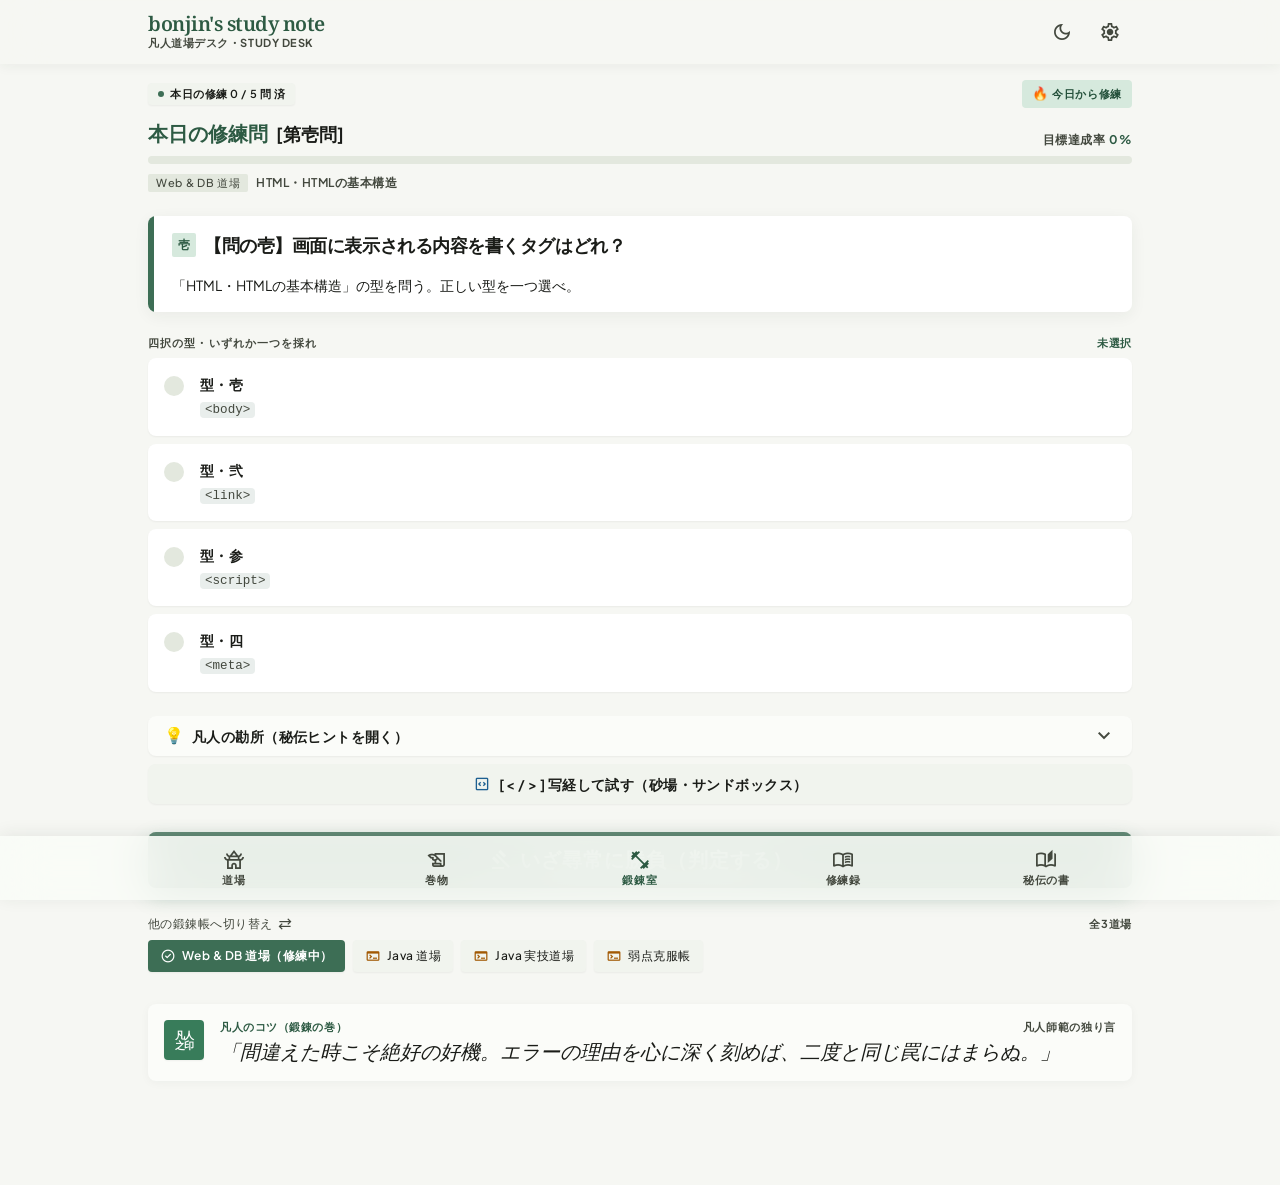
<file: daily.html>
<!DOCTYPE html>
<html lang="ja">
<head>
<meta charset="UTF-8">
<meta name="viewport" content="width=device-width, initial-scale=1.0, viewport-fit=cover">
<title>本日の修練問 | bonjin&#x27;s study note</title>
<script>try{var t=localStorage.getItem("theme");if(t)document.documentElement.setAttribute("data-theme",t);}catch(e){}</script>
<link rel="icon" href="logo.svg" type="image/svg+xml">
<link rel="preconnect" href="https://fonts.googleapis.com">
<link rel="preconnect" href="https://fonts.gstatic.com" crossorigin>
<link rel="stylesheet" href="https://fonts.googleapis.com/css2?family=Noto+Serif:wght@600;700&amp;family=Plus+Jakarta+Sans:wght@400;600;700&amp;display=swap">
<link rel="stylesheet" href="https://fonts.googleapis.com/css2?family=Noto+Serif+JP:wght@400;500;600;700&amp;family=Plus+Jakarta+Sans:wght@400;500;600&amp;display=swap">
<link rel="stylesheet" href="https://fonts.googleapis.com/css2?family=Noto+Serif:ital,wght@0,600;0,700;1,600&amp;family=Plus+Jakarta+Sans:wght@400;600;700&amp;display=swap">
<link rel="stylesheet" href="https://fonts.googleapis.com/css2?family=Noto+Serif+JP:wght@400;500;600;700&amp;family=Plus+Jakarta+Sans:wght@400;500;600;700&amp;display=swap">
<link rel="stylesheet" href="https://fonts.googleapis.com/css2?family=Noto+Serif:wght@500;600;700&amp;family=Plus+Jakarta+Sans:wght@400;500;600;700&amp;display=swap">
<link rel="stylesheet" href="https://fonts.googleapis.com/css2?family=Material+Symbols+Outlined:opsz,wght,FILL,GRAD@20..48,100..700,0..1,-50..200&amp;display=block">
<link rel="stylesheet" href="css/pages.css?v=9">
<link rel="stylesheet" href="css/keiko.css?v=9">
<link rel="stylesheet" href="css/sc-day-l.css?v=9">
<link rel="stylesheet" href="css/sc-day-d.css?v=9">
<link rel="stylesheet" href="css/sc-ok-l.css?v=9">
<link rel="stylesheet" href="css/sc-ok-d.css?v=9">
<link rel="stylesheet" href="css/sc-ng-l.css?v=9">
<link rel="stylesheet" href="css/sc-ng-d.css?v=9">
<link rel="stylesheet" href="css/sc-res-l.css?v=9">
<link rel="stylesheet" href="css/sc-res-d.css?v=9">
</head>
<body>
<!-- ライトモードの画面 -->
<div class="theme-l">
<div data-view="q"><div class="sc-day-l"><div class="bg-surface text-on-surface flex flex-col min-h-screen antialiased selection:bg-primary-fixed selection:text-on-primary-fixed sc-root">
<header class="fixed top-0 w-full z-50 pt-safe bg-surface/85 backdrop-blur-xl shadow-[0_2px_12px_rgba(58,45,34,0.06)]"><div class="h-16 px-gutter flex items-center justify-between"><div class="flex flex-col justify-center"><h1 class="font-headline-sm text-headline-sm text-primary tracking-tight leading-none">bonjin's study note</h1><span class="font-label-sm text-label-sm text-on-surface-variant tracking-wider uppercase mt-0.5">凡人道場デスク・STUDY DESK</span></div><div class="flex items-center gap-space-xs"><button aria-label="夜の帳・ダークモード切替" class="w-11 h-11 flex items-center justify-center rounded-xl text-on-surface-variant hover:text-on-surface transition-colors"><span class="material-symbols-outlined text-[22px]">dark_mode</span></button><a href="settings.html" aria-label="設定" class="w-11 h-11 flex items-center justify-center rounded-xl text-on-surface-variant hover:text-on-surface transition-colors"><span class="material-symbols-outlined text-[22px]">settings</span></a></div></div></header><main class="flex-1 flex flex-col relative w-full pt-16 pb-24 bg-surface"><div class="flex flex-col w-full px-gutter py-space-md gap-space-lg">
<!-- 1. 進捗・鍛錬ステータス帯 -->
<section class="flex flex-col gap-space-sm">
<!-- バッジ列 -->
<div class="flex items-center justify-between gap-space-xs">
<div class="inline-flex items-center gap-1.5 px-2.5 py-1 bg-surface-container rounded-lg shadow-sm">
<span class="w-1.5 h-1.5 rounded-full bg-primary-container"></span>
<span class="font-label-sm text-label-sm text-on-surface font-semibold tracking-wider">実戦百人組手 本日 3 / 5 問 済</span>
</div>
<div class="inline-flex items-center gap-1 px-2.5 py-1 bg-primary-fixed rounded-lg">
<span class="text-[13px]">🔥</span>
<span class="font-label-sm text-label-sm text-on-primary-fixed-variant font-bold">連続5日修練中</span>
</div>
</div>
<!-- 修練問見出し & 達成率 -->
<div class="flex items-end justify-between mt-1">
<div class="flex items-baseline gap-2">
<span class="font-headline-sm text-headline-sm text-primary font-bold">本日の修練問</span>
<span class="font-title-md text-title-md text-on-surface font-semibold">[第参問]</span>
</div>
<div class="flex items-center gap-1 font-label-md text-label-md text-on-surface-variant">
<span>目標達成率</span>
<span class="font-bold text-primary">60%</span>
</div>
</div>
<!-- 朱色プログレスバー -->
<div class="w-full h-2 rounded-full bg-surface-container-highest overflow-hidden">
<div class="h-full bg-primary-container rounded-full transition-all duration-500 ease-out" style="width: 60%;"></div>
</div>
<!-- 篇・題目タグ -->
<div class="flex items-center gap-2 mt-0.5">
<span class="inline-flex items-center px-2 py-0.5 rounded bg-surface-variant font-label-sm text-label-sm text-on-surface-variant font-medium">
        Web &amp; DB 道場
      </span>
<span class="font-label-md text-label-md text-on-surface-variant truncate">
        篇四：非同期処理の極意
      </span>
</div>
</section>
<!-- 2. 問題カード（和紙・木札風） -->
<section class="relative bg-surface-container-lowest rounded-xl shadow-[0_4px_16px_rgba(58,45,34,0.06)] overflow-hidden">
<!-- 左側の朱色縦アクセントバー -->
<div class="absolute left-0 top-0 bottom-0 w-1.5 bg-primary-container"></div>
<div class="pl-space-lg pr-space-md py-space-md flex flex-col gap-space-md">
<!-- 設問タイトル -->
<div class="flex items-center gap-2">
<div class="w-6 h-6 rounded bg-primary-fixed flex items-center justify-center">
<span class="font-headline-sm text-primary font-bold text-xs leading-none">参</span>
</div>
<h2 class="font-title-md text-title-md text-on-surface font-bold tracking-tight">
          【問の参】async/await における例外捕捉の構え
        </h2>
</div>
<!-- 問題文 -->
<p class="font-body-md text-body-md text-on-surface leading-relaxed">
        下記の関数 <code class="px-1.5 py-0.5 rounded bg-surface-container text-primary font-semibold text-xs">fetchDojoScroll</code> において、通信失敗時（レスポンス不首尾やネットワーク途絶）に正しく例外を捕捉し、道場の門を詰まらせぬ（安全にフォールバック値を返却する）正しい実装の型を選べ。
      </p>
<!-- 巻物コード枠（Scroll_Practice.js） -->
<div class="rounded-xl bg-inverse-surface text-inverse-on-surface shadow-inner overflow-hidden">
<!-- コードヘッダー -->
<div class="flex items-center justify-between px-space-md py-2 bg-black/20">
<div class="flex items-center gap-2">
<span class="material-symbols-outlined text-[16px] text-tertiary-fixed-dim">cloud_download</span>
<span class="font-label-sm text-label-sm tracking-wider text-inverse-on-surface/80">Scroll_Practice.js</span>
</div>
<button class="flex items-center gap-1 px-2.5 py-1 rounded bg-white/10 hover:bg-white/20 active:scale-95 transition-all text-inverse-on-surface font-label-sm text-label-sm">
<span class="material-symbols-outlined text-[14px]">edit_note</span>
<span>写経</span>
</button>
</div>
<!-- コードエディタ本体 -->
<pre class="p-space-md font-mono text-[13px] leading-relaxed overflow-x-auto text-inverse-on-surface/90"><code><span class="text-on-surface-variant/70 italic">// 凡人修練用巻物：安全な定番コード</span>
<span class="text-tertiary-fixed-dim">async function</span> <span class="text-primary-fixed">fetchDojoScroll</span>(url) {
  <span class="text-on-surface-variant/70 italic">// 【ここに正しい構えを入れよ】</span>
  <span class="text-tertiary-fixed-dim">const</span> res = <span class="text-tertiary-fixed-dim">await</span> fetch(url);
  <span class="text-tertiary-fixed-dim">return await</span> res.json();
}</code></pre>
</div>
</div>
</section>
<!-- 3. 四択の型（選択肢リスト） -->
<section class="flex flex-col gap-space-sm">
<div class="flex items-center justify-between">
<span class="font-label-sm text-label-sm text-on-surface-variant uppercase tracking-widest font-semibold">四択の型・いずれか一つを採れ</span>
<span class="font-label-sm text-label-sm text-primary font-bold">1択 選択中</span>
</div>
<!-- 型・壱（選択中・アクティブ） -->
<label class="group relative flex items-start gap-space-md p-space-md rounded-xl bg-surface-container-lowest shadow-[0_2px_8px_rgba(194,65,12,0.12)] cursor-pointer transition-all">
<div class="absolute inset-0 rounded-xl bg-primary-container/5 pointer-events-none"></div>
<input checked="" class="sr-only kata-radio" name="kata" type="radio" value="1"/>
<div class="mt-0.5 flex-shrink-0 w-5 h-5 rounded-full bg-primary-container flex items-center justify-center text-on-primary shadow-sm">
<span class="material-symbols-outlined text-[14px] font-bold">check</span>
</div>
<div class="flex-1 min-w-0 flex flex-col gap-1">
<div class="flex items-center justify-between gap-2">
<span class="font-label-lg text-label-lg font-bold text-primary">型・壱</span>
<span class="px-2 py-0.5 rounded bg-primary-container text-on-primary font-label-sm text-label-sm font-semibold tracking-wider">選択中</span>
</div>
<p class="font-body-md text-body-md text-on-surface leading-snug">
<code class="px-1 py-0.5 rounded bg-surface-container font-semibold text-xs">try / catch</code> ブロックで囲み、<code class="px-1 py-0.5 rounded bg-surface-container font-semibold text-xs">catch(err)</code> 内で安全なフォールバック値を返す。
        </p>
</div>
</label>
<!-- 型・弐（未選択） -->
<label class="group relative flex items-start gap-space-md p-space-md rounded-xl bg-surface-container-lowest hover:bg-surface-container-low shadow-sm cursor-pointer transition-all">
<input class="sr-only kata-radio" name="kata" type="radio" value="2"/>
<div class="mt-0.5 flex-shrink-0 w-5 h-5 rounded-full bg-surface-variant group-hover:bg-outline-variant flex items-center justify-center transition-colors">
<span class="w-2 h-2 rounded-full bg-transparent group-[.selected]:bg-primary-container"></span>
</div>
<div class="flex-1 min-w-0 flex flex-col gap-1">
<div class="flex items-center justify-between gap-2">
<span class="font-label-lg text-label-lg font-bold text-on-surface">型・弐</span>
</div>
<p class="font-body-md text-body-md text-on-surface-variant leading-snug">
<code class="px-1 py-0.5 rounded bg-surface-container text-xs">fetch</code> の直後に <code class="px-1 py-0.5 rounded bg-surface-container text-xs">.catch()</code> をチェーンするのみで、<code class="px-1 py-0.5 rounded bg-surface-container text-xs">await</code> 構文をそのまま抜ける。
        </p>
</div>
</label>
<!-- 型・参（未選択） -->
<label class="group relative flex items-start gap-space-md p-space-md rounded-xl bg-surface-container-lowest hover:bg-surface-container-low shadow-sm cursor-pointer transition-all">
<input class="sr-only kata-radio" name="kata" type="radio" value="3"/>
<div class="mt-0.5 flex-shrink-0 w-5 h-5 rounded-full bg-surface-variant group-hover:bg-outline-variant flex items-center justify-center transition-colors">
<span class="w-2 h-2 rounded-full bg-transparent group-[.selected]:bg-primary-container"></span>
</div>
<div class="flex-1 min-w-0 flex flex-col gap-1">
<div class="flex items-center justify-between gap-2">
<span class="font-label-lg text-label-lg font-bold text-on-surface">型・参</span>
</div>
<p class="font-body-md text-body-md text-on-surface-variant leading-snug">
          例外は握り潰して <code class="px-1 py-0.5 rounded bg-surface-container text-xs">null</code> を返し、エラー通知を一切行わない。
        </p>
</div>
</label>
<!-- 型・四（未選択） -->
<label class="group relative flex items-start gap-space-md p-space-md rounded-xl bg-surface-container-lowest hover:bg-surface-container-low shadow-sm cursor-pointer transition-all">
<input class="sr-only kata-radio" name="kata" type="radio" value="4"/>
<div class="mt-0.5 flex-shrink-0 w-5 h-5 rounded-full bg-surface-variant group-hover:bg-outline-variant flex items-center justify-center transition-colors">
<span class="w-2 h-2 rounded-full bg-transparent group-[.selected]:bg-primary-container"></span>
</div>
<div class="flex-1 min-w-0 flex flex-col gap-1">
<div class="flex items-center justify-between gap-2">
<span class="font-label-lg text-label-lg font-bold text-on-surface">型・四</span>
</div>
<p class="font-body-md text-body-md text-on-surface-variant leading-snug">
<code class="px-1 py-0.5 rounded bg-surface-container text-xs">Promise.all</code> の中に単一の <code class="px-1 py-0.5 rounded bg-surface-container text-xs">fetch</code> を格納して同期処理に変換する。
        </p>
</div>
</label>
</section>
<!-- 4. 鍛錬支援・補助ボタン -->
<section class="flex flex-col gap-space-sm">
<!-- 秘伝ヒント アコーディオン -->
<div class="rounded-xl bg-surface-container-low overflow-hidden shadow-sm">
<button class="w-full flex items-center justify-between px-space-md py-space-sm text-left hover:bg-surface-container transition-colors">
<div class="flex items-center gap-2">
<span class="text-base">💡</span>
<span class="font-label-lg text-label-lg text-on-surface font-semibold">凡人の勘所（秘伝ヒントを開く）</span>
</div>
<span class="material-symbols-outlined text-on-surface-variant transition-transform duration-200">expand_more</span>
</button>
<div class="hidden px-space-md pb-space-md pt-1 bg-surface-container-low text-on-surface-variant font-body-sm text-body-sm leading-relaxed">
<div class="p-3 rounded-lg bg-surface-container-lowest text-on-surface flex flex-col gap-1">
<span class="font-label-md text-label-md text-primary font-bold">【要点】</span>
<span>非同期構文 <code class="text-xs bg-surface-variant px-1 rounded">await</code> は例外が発生すると直ちに後続処理を止め、大元の呼び出し元へエラーを投げ飛ばす。関数の内部で安全に抑え込むには、古典的かつ最強の結界 <code class="text-xs bg-surface-variant px-1 rounded">try { ... } catch (e) { ... }</code> で囲うのが定石である。</span>
</div>
</div>
</div>
<!-- 写経して試す（砂場・サンドボックス）ボタン -->
<button class="w-full flex items-center justify-center gap-2 py-2.5 px-space-md rounded-xl bg-surface-container text-on-surface hover:bg-surface-variant active:scale-[0.99] transition-all shadow-sm font-label-lg text-label-lg font-semibold">
<span class="material-symbols-outlined text-[18px] text-tertiary">code_blocks</span>
<span>[ &lt; / &gt; ] 写経して試す（砂場・サンドボックス）</span>
</button>
</section>
<!-- 5. メイン判定CTAボタン -->
<section class="pt-space-xs">
<button class="w-full relative py-3.5 px-space-lg rounded-xl bg-primary-container text-on-primary font-headline-sm text-headline-sm font-bold tracking-wider shadow-[0_8px_20px_rgba(194,65,12,0.28)] hover:brightness-105 active:translate-y-0.5 transition-all flex items-center justify-center gap-2 overflow-hidden">
<!-- 漆光沢ハイライト -->
<div class="absolute inset-0 bg-gradient-to-t from-black/10 via-transparent to-white/20 pointer-events-none"></div>
<span class="material-symbols-outlined text-[24px]">gavel</span>
<span>いざ尋常に勝負（判定する）</span>
</button>
</section>
<!-- 6. 鍛錬帳の切り替え -->
<section class="flex flex-col gap-space-sm pt-space-xs">
<div class="flex items-center justify-between">
<span class="font-label-md text-label-md text-on-surface-variant font-medium flex items-center gap-1">
<span>他の鍛錬帳へ切り替え</span>
<span class="material-symbols-outlined text-[16px]">sync_alt</span>
</span>
<span class="font-label-sm text-label-sm text-on-surface-variant">全3巻</span>
</div>
<!-- 木札タグスクロール -->
<div class="flex items-center gap-2 overflow-x-auto pb-1 -mx-gutter px-gutter">
<!-- 選択中 -->
<button class="flex-shrink-0 flex items-center gap-1.5 px-3 py-2 rounded-lg bg-primary-container text-on-primary shadow-sm font-label-md text-label-md font-semibold">
<span class="material-symbols-outlined text-[16px]">check_circle</span>
<span>Web &amp; DB (実践演習中)</span>
</button>
<!-- 未選択 1 -->
<button class="flex-shrink-0 flex items-center gap-1.5 px-3 py-2 rounded-lg bg-surface-container text-on-surface hover:bg-surface-variant shadow-sm font-label-md text-label-md font-medium transition-colors">
<span class="material-symbols-outlined text-[16px] text-secondary">terminal</span>
<span>Java 基礎鍛錬</span>
</button>
<!-- 未選択 2 -->
<button class="flex-shrink-0 flex items-center gap-1.5 px-3 py-2 rounded-lg bg-surface-container text-on-surface hover:bg-surface-variant shadow-sm font-label-md text-label-md font-medium transition-colors">
<span class="material-symbols-outlined text-[16px] text-tertiary">memory</span>
<span>Java 実技</span>
</button>
</div>
</section>
<!-- 7. 凡人師範の独り言（鍛錬の巻） -->
<section class="mt-space-xs p-space-md rounded-xl bg-surface-container-low shadow-[0_2px_10px_rgba(58,45,34,0.04)] flex gap-space-md items-start">
<!-- 落款印アイコン (赤印鑑風) -->
<div class="flex-shrink-0 w-10 h-10 rounded-lg bg-error text-on-error flex flex-col items-center justify-center font-headline-sm font-bold shadow-sm p-1 leading-none select-none">
<span class="text-[10px] tracking-tighter">凡人</span>
<span class="text-[10px] tracking-tighter">之印</span>
</div>
<div class="flex-1 flex flex-col gap-1">
<div class="flex items-center justify-between">
<span class="font-label-sm text-label-sm text-primary font-bold tracking-wider">凡人のコツ（鍛錬の巻）</span>
<span class="font-label-sm text-label-sm text-on-surface-variant">凡人師範の独り言</span>
</div>
<p class="font-headline-sm text-headline-sm text-on-surface italic font-medium leading-snug">
        「間違えた時こそ絶好の好機。エラーの理由を心に深く刻めば、二度と同じ罠にはまらぬ。」
      </p>
</div>
</section>
</div>
</main><nav class="fixed bottom-0 w-full z-50 pb-safe bg-surface-container-low/90 backdrop-blur-xl shadow-[0_-2px_16px_rgba(58,45,34,0.08)]" data-active-classes="text-primary font-label-md font-semibold relative after:content-[''] after:absolute after:top-1.5 after:w-1 after:h-1 after:rounded-full after:bg-primary"><div class="h-16 px-space-xs flex items-center justify-around"><a class="flex flex-col items-center justify-center w-14 h-14 text-on-surface-variant hover:text-on-surface transition-all gap-0.5" data-path="dojo" href="index.html"><span class="material-symbols-outlined text-[22px]">temple_buddhist</span><span class="font-label-sm text-label-sm">道場</span></a><a class="flex flex-col items-center justify-center w-14 h-14 text-on-surface-variant hover:text-on-surface transition-all gap-0.5" data-path="scrolls" href="scrolls.html"><span class="material-symbols-outlined text-[22px]">history_edu</span><span class="font-label-sm text-label-sm">巻物</span></a><a aria-current="page" style="color:#2d5a43;font-weight:700" class="flex flex-col items-center justify-center w-14 h-14 text-on-surface-variant hover:text-on-surface transition-all gap-0.5" data-path="training-chamber" href="daily.html"><span class="material-symbols-outlined text-[22px]">fitness_center</span><span class="font-label-sm text-label-sm">鍛錬室</span></a><a class="flex flex-col items-center justify-center w-14 h-14 text-on-surface-variant hover:text-on-surface transition-all gap-0.5" data-path="practice-log" href="log.html"><span class="material-symbols-outlined text-[22px]">menu_book</span><span class="font-label-sm text-label-sm">修練録</span></a><a class="flex flex-col items-center justify-center w-14 h-14 text-on-surface-variant hover:text-on-surface transition-all gap-0.5" data-path="secret-archive" href="secrets.html"><span class="material-symbols-outlined text-[22px]">auto_stories</span><span class="font-label-sm text-label-sm">秘伝の書</span></a></div></nav>
</div></div></div>
<div data-view="ok" hidden><div class="sc-ok-l"><div class="bg-surface text-on-surface flex flex-col min-h-screen antialiased selection:bg-primary-fixed selection:text-on-primary-fixed sc-root">
<header class="fixed top-0 w-full z-50 pt-safe bg-surface/85 backdrop-blur-xl shadow-[0_2px_12px_rgba(58,45,34,0.06)]"><div class="h-16 px-gutter flex items-center justify-between"><div class="flex flex-col justify-center"><h1 class="font-headline-sm text-headline-sm text-primary tracking-tight leading-none">bonjin's study note</h1><span class="font-label-sm text-label-sm text-on-surface-variant tracking-wider uppercase mt-0.5">凡人道場デスク・STUDY DESK</span></div><div class="flex items-center gap-space-xs"><button aria-label="夜の帳・ダークモード切替" class="w-11 h-11 flex items-center justify-center rounded-xl text-on-surface-variant hover:text-on-surface transition-colors"><span class="material-symbols-outlined text-[22px]">dark_mode</span></button><a href="settings.html" aria-label="設定" class="w-11 h-11 flex items-center justify-center rounded-xl text-on-surface-variant hover:text-on-surface transition-colors"><span class="material-symbols-outlined text-[22px]">settings</span></a></div></div></header><main class="flex-1 flex flex-col relative w-full pt-16 pb-24 bg-surface"><div class="flex flex-col w-full">
<!-- 1. Header Under-Progress Banner (日課進捗バナー) -->
<section class="px-gutter pt-space-md pb-space-sm">
<div class="bg-surface-container rounded-xl p-space-md shadow-sm relative overflow-hidden">
<div class="flex items-center justify-between gap-space-xs mb-space-xs">
<div class="flex items-center gap-space-xs">
<span class="bg-primary/10 text-primary font-label-sm text-label-sm px-2 py-0.5 rounded">実戦百人組手</span>
<span class="font-label-md text-label-md text-on-surface font-semibold">本日 3 / 5 問 完</span>
</div>
<div class="flex items-center gap-1 bg-primary-fixed text-on-primary-fixed font-label-sm text-label-sm px-2 py-0.5 rounded-full">
<span class="">5日連続</span>
<span class="text-sm">🔥</span>
</div>
</div>
<!-- Progress Meter -->
<div class="mt-space-xs mb-2">
<div class="flex justify-between items-center mb-1">
<span class="font-label-sm text-label-sm text-on-surface-variant">日課達成率 60%</span>
<span class="font-label-sm text-label-sm text-primary font-semibold">目標 80% まであと1問</span>
</div>
<div class="w-full bg-surface-variant h-2 rounded-full overflow-hidden">
<div class="bg-primary h-full rounded-full transition-all duration-500" style="width: 60%;"></div>
</div>
</div>
<!-- Gain status -->
<div class="flex items-center justify-between pt-1">
<div class="flex items-center gap-1 text-primary">
<span class="material-symbols-outlined text-[16px]">military_tech</span>
<span class="font-label-sm text-label-sm font-semibold">正解判定 +30pt 獲得</span>
</div>
<div class="flex items-center gap-1 text-on-surface-variant">
<span class="font-label-sm text-label-sm">練度ランク：</span>
<span class="font-label-sm text-label-sm text-on-surface font-bold">凡人参段</span>
</div>
</div>
</div>
</section>
<!-- 2. Victory & Result Badge (祝勝・判定結果 木札風カード) -->
<section class="px-gutter py-space-sm">
<div class="bg-surface-container-lowest rounded-xl p-space-lg shadow-md relative overflow-hidden">
<!-- Top Decorative Accent -->
<div class="absolute top-0 left-0 right-0 h-1 bg-primary"></div>
<!-- Seal Stamp (落款印：皆伝 正解之証) -->
<div class="absolute top-4 right-4 w-14 h-14 rounded bg-error/10 flex flex-col items-center justify-center rotate-6 select-none shadow-sm">
<div class="w-12 h-12 rounded-sm bg-error/5 flex flex-col items-center justify-center text-error leading-tight font-headline-sm">
<span class="text-[10px] tracking-widest font-bold">皆伝</span>
<span class="text-[9px] tracking-tighter font-semibold">正解之証</span>
</div>
</div>
<!-- Badge & Title -->
<div class="pr-16">
<div class="inline-flex items-center gap-1 bg-primary text-on-primary font-label-sm text-label-sm px-2.5 py-0.5 rounded-full mb-space-xs">
<span class="material-symbols-outlined text-[14px]">sports_martial_arts</span>
<span class="">判定完了・一本勝ち</span>
</div>
<h2 class="font-headline-lg-mobile text-headline-lg-mobile text-on-surface mb-1">
          見事！ 正解「一本」
        </h2>
<p class="font-label-md text-label-md text-on-surface-variant flex items-center gap-1">
<span class="text-primary font-semibold">問の参：</span>
<span class="">async/await における例外捕捉の構え</span>
</p>
</div>
<!-- Metrics Row (3-Pillar stats) -->
<div class="grid grid-cols-3 gap-2 mt-space-md pt-space-sm bg-surface-container-low rounded-lg p-space-sm">
<div class="flex flex-col items-center text-center">
<span class="font-label-sm text-label-sm text-on-surface-variant">所要時間</span>
<div class="flex items-baseline gap-0.5 mt-0.5">
<span class="font-headline-sm text-headline-sm text-on-surface">42</span>
<span class="font-label-sm text-label-sm text-on-surface-variant">秒</span>
</div>
</div>
<div class="flex flex-col items-center text-center">
<span class="font-label-sm text-label-sm text-on-surface-variant">修練経験値</span>
<div class="flex items-baseline gap-0.5 mt-0.5">
<span class="font-headline-sm text-headline-sm text-primary font-bold">+50</span>
<span class="font-label-sm text-label-sm text-primary">EXP</span>
</div>
</div>
<div class="flex flex-col items-center text-center">
<span class="font-label-sm text-label-sm text-on-surface-variant">自分の正答率</span>
<div class="flex items-baseline gap-0.5 mt-0.5">
<span class="font-headline-sm text-headline-sm text-on-surface">91.4</span>
<span class="font-label-sm text-label-sm text-on-surface-variant">%</span>
</div>
</div>
</div>
</div>
</section>
<!-- 3. Chosen Answer Adjudication (審判カード) -->
<section class="px-gutter py-space-sm">
<div class="bg-surface-container-low rounded-xl p-space-md shadow-sm relative">
<div class="flex items-center justify-between mb-space-sm">
<span class="font-label-sm text-label-sm text-on-surface-variant font-bold tracking-wider uppercase">審判の記録</span>
<span class="bg-primary text-on-primary font-label-sm text-label-sm px-2 py-0.5 rounded font-semibold">
          正解選択
        </span>
</div>
<!-- Selected Option Body -->
<div class="bg-surface-container-lowest rounded-lg p-space-sm mb-space-sm flex items-start gap-space-xs">
<span class="material-symbols-outlined text-primary text-[20px] mt-0.5 shrink-0" style="font-variation-settings: 'FILL' 1;">
          check_circle
        </span>
<div class="flex-1 min-w-0">
<span class="font-label-sm text-label-sm text-primary font-bold block mb-0.5">型・壱（選んだ型）</span>
<p class="font-body-md text-body-md text-on-surface font-semibold">
            try/catch ブロックで await fetch を包み、通信例外と後続処理の両方を捕縛する
          </p>
</div>
</div>
<!-- Logic Explanation -->
<div class="bg-surface-variant/40 rounded-lg p-space-sm flex items-start gap-space-xs">
<span class="material-symbols-outlined text-primary text-[20px] mt-0.5 shrink-0">
          lightbulb
        </span>
<div class="flex-1 min-w-0">
<span class="font-label-sm text-label-sm text-on-surface font-bold block mb-0.5">判定の理</span>
<p class="font-body-sm text-body-sm text-on-surface-variant">
            ネットワーク寸断などの拒絶（Promise reject）は、同期的な try/catch 構文で同期コード同様に自然に捕捉するのが最も簡潔で堅牢な構えです。
          </p>
</div>
</div>
</div>
</section>
<!-- 4. Master's Secret Scroll (凡人師範の秘伝解説) -->
<section class="px-gutter py-space-sm">
<div class="bg-surface-container-lowest rounded-xl p-space-lg shadow-md relative overflow-hidden">
<!-- Scroll Header Strip -->
<div class="flex items-center justify-between mb-space-md pb-space-xs">
<div class="flex items-center gap-space-xs">
<div class="w-8 h-8 rounded-full bg-primary-fixed flex items-center justify-center text-primary">
<span class="material-symbols-outlined text-[18px]">history_edu</span>
</div>
<div>
<h3 class="font-headline-sm text-headline-sm text-on-surface leading-tight">凡人師範の秘伝解説</h3>
<span class="font-label-sm text-label-sm text-on-surface-variant">秘伝の巻物 其の参</span>
</div>
</div>
<span class="bg-surface-container-high text-on-surface-variant font-label-sm text-label-sm px-2 py-0.5 rounded">修練伝授</span>
</div>
<!-- Teachings Item 1 -->
<div class="mb-space-md">
<div class="flex items-center gap-1.5 mb-1 text-primary">
<span class="font-headline-sm text-headline-sm leading-none">壱.</span>
<h4 class="font-title-md text-title-md text-on-surface font-bold">try/catch の結界で囲むべし</h4>
</div>
<p class="font-body-md text-body-md text-on-surface-variant pl-5">
<code class="bg-surface-container px-1 py-0.5 rounded font-mono text-[13px] text-primary">fetch()</code> は、通信断絶やDNS解決不能など、接続そのものが成立しない時にのみ Promise を拒絶（Reject）します。この大波を同期コードのように迎え撃つには、try/catch の結界が最も直感的かつ無駄がありません。
        </p>
</div>
<!-- Teachings Item 2 -->
<div class="mb-space-md">
<div class="flex items-center gap-1.5 mb-1 text-primary">
<span class="font-headline-sm text-headline-sm leading-none">弐.</span>
<h4 class="font-title-md text-title-md text-on-surface font-bold">通信不首尾（HTTP 4xx/5xx）の落とし穴</h4>
</div>
<p class="font-body-md text-body-md text-on-surface-variant pl-5">
          「404 Not Found」や「500 Server Error」でも fetch 自体は完了とみなされ Reject されません。<code class="bg-surface-container px-1 py-0.5 rounded font-mono text-[13px] text-primary">!response.ok</code> を検知し、自ら <code class="bg-surface-container px-1 py-0.5 rounded font-mono text-[13px] text-primary">throw new Error()</code> を放つことで、正しく catch の構えへと誘導するのが常道です。
        </p>
</div>
<!-- Exemplary Code Block (模範コード) -->
<div class="rounded-lg overflow-hidden bg-surface-container-highest shadow-inner mb-space-md">
<!-- Code Bar -->
<div class="bg-surface-dim px-space-md py-space-xs flex items-center justify-between">
<div class="flex items-center gap-space-xs">
<span class="material-symbols-outlined text-[16px] text-on-surface-variant">code</span>
<span class="font-label-sm text-label-sm text-on-surface font-bold tracking-wider">Scroll_Solution.js</span>
<span class="font-label-sm text-label-sm text-on-surface-variant bg-surface px-1.5 py-0.2 rounded text-[10px]">ES2024</span>
</div>
<button class="flex items-center gap-1 text-primary hover:text-on-primary-fixed-variant transition-colors font-label-sm text-label-sm">
<span class="material-symbols-outlined text-[15px]">content_copy</span>
<span class="">写経（コピー）</span>
</button>
</div>
<!-- Code Content -->
<pre class="p-space-md text-[13px] leading-relaxed font-mono overflow-x-auto text-on-surface select-text bg-surface-container-high/60"><code><span class="text-tertiary">async function</span> <span class="text-primary font-bold">masterFetchKata</span>(url) {
  <span class="text-tertiary font-bold">try</span> {
    <span class="text-on-surface-variant">// 一、通信試行の構え</span>
    <span class="text-tertiary">const</span> res = <span class="text-tertiary font-bold">await</span> fetch(url);

    <span class="text-on-surface-variant">// 二、不首尾（4xx/5xx）の検知と手動抜刀</span>
    <span class="text-tertiary font-bold">if</span> (!res.ok) {
      <span class="text-tertiary font-bold">throw new</span> <span class="text-secondary font-bold">Error</span>(<span class="text-primary-container">`秘伝通信断: ${res.status}`</span>);
    }

    <span class="text-tertiary">const</span> data = <span class="text-tertiary font-bold">await</span> res.json();
    <span class="text-tertiary font-bold">return</span> data;
  } <span class="text-tertiary font-bold">catch</span> (err) {
    <span class="text-on-surface-variant">// 三、ネットワーク不通＆HTTP例外の両方を一手に捕縛</span>
    console.error(<span class="text-primary-container">"【道場警告】捕縛せし例外:"</span>, err.message);
    <span class="text-tertiary font-bold">throw</span> err;
  }
}</code></pre>
</div>
<!-- Action: Save to Notebook -->
<button class="w-full flex items-center justify-center gap-2 bg-surface-container py-space-sm px-space-md rounded-lg text-on-surface hover:bg-surface-variant transition-colors active:scale-[0.99]">
<span class="material-symbols-outlined text-primary text-[18px]">bookmark_add</span>
<span class="font-label-md text-label-md font-semibold">模範コードをマイ巻物（ノート）に転記する</span>
</button>
</div>
</section>
<!-- 5. Traps & Other Options Commentary (他の型の講評) -->
<section class="px-gutter py-space-sm">
<div class="bg-surface-container-low rounded-xl p-space-md shadow-sm">
<div class="flex items-center gap-1.5 mb-space-sm">
<span class="material-symbols-outlined text-on-surface-variant text-[20px]">psychology_alt</span>
<h3 class="font-headline-sm text-headline-sm text-on-surface">他の型の講評（罠の見極め）</h3>
</div>
<p class="font-body-sm text-body-sm text-on-surface-variant mb-space-md">
        不正解の選択肢に潜む「甘え」と「落とし穴」を看破し、実戦の目を養う。
      </p>
<div class="flex flex-col gap-space-sm">
<!-- Wrong 2 -->
<div class="bg-surface-container-lowest rounded-lg p-space-sm">
<div class="flex items-center justify-between mb-1">
<span class="font-label-md text-label-md text-on-surface font-bold">型・弐：await と .catch() の混用</span>
<span class="bg-error-container text-on-error-container font-label-sm text-label-sm px-1.5 py-0.2 rounded font-semibold">乱れた構え</span>
</div>
<p class="font-body-sm text-body-sm text-on-surface-variant">
            構文上は動作するが、非同期処理のスタイルが混濁する。返り値の型が不確定になりやすく、後続処理のエラー伝播を見失う温床となる。
          </p>
</div>
<!-- Wrong 3 -->
<div class="bg-surface-container-lowest rounded-lg p-space-sm">
<div class="flex items-center justify-between mb-1">
<span class="font-label-md text-label-md text-on-surface font-bold">型・参：エラー握り潰し（無言の null 返却）</span>
<span class="bg-error text-on-error font-label-sm text-label-sm px-1.5 py-0.2 rounded font-semibold">最も危険</span>
</div>
<p class="font-body-sm text-body-sm text-on-surface-variant">
            例外をログにも残さず平静を装う愚策。呼び出し元の深い場所で予期せぬ TypeError を引き起こし、原因究明に幾日も費やす惨事を生む。
          </p>
</div>
<!-- Wrong 4 -->
<div class="bg-surface-container-lowest rounded-lg p-space-sm">
<div class="flex items-center justify-between mb-1">
<span class="font-label-md text-label-md text-on-surface font-bold">型・四：単一通信に Promise.all を適用</span>
<span class="bg-surface-variant text-on-surface-variant font-label-sm text-label-sm px-1.5 py-0.2 rounded font-semibold">過剰な構え</span>
</div>
<p class="font-body-sm text-body-sm text-on-surface-variant">
            牛刀をもって鶏を裂くが如し。複数並列の要件がない単一リクエストで持ち出すのは無意味であり、コードの意図をいたずらに濁らせる。
          </p>
</div>
</div>
</div>
</section>
<!-- 6. Master's Soliloquy / Column (凡人師範の独り言) -->
<section class="px-gutter py-space-sm">
<div class="bg-surface-container rounded-xl p-space-md shadow-sm relative overflow-hidden">
<div class="flex items-center gap-space-xs mb-space-xs">
<div class="w-7 h-7 rounded-full bg-primary flex items-center justify-center text-on-primary">
<span class="material-symbols-outlined text-[16px]">record_voice_over</span>
</div>
<span class="font-label-md text-label-md font-bold text-on-surface">凡人師範の独り言</span>
<span class="font-label-sm text-label-sm text-primary font-semibold ml-auto">正解の巻</span>
</div>
<blockquote class="font-headline-sm text-headline-sm text-on-surface leading-relaxed italic bg-surface-container-lowest/60 p-space-sm rounded-lg">
        「正解した時こそ、なぜ他の選択肢が駄目だったかを噛みしめよ。間違いの理を知ることこそが、実戦で迷わぬ一生モノの勘所となる。」
      </blockquote>
</div>
</section>
<!-- 7. Action Navigation (次の手・下部アクション導線) -->
<section class="px-gutter pt-space-md pb-space-xl flex flex-col gap-space-sm">
<!-- Main CTA: Urushi Lacquer Primary Button -->
<button class="w-full bg-primary hover:bg-primary-container text-on-primary font-label-lg text-label-lg py-3.5 px-space-md rounded-xl shadow-md active:translate-y-0.5 transition-all flex items-center justify-center gap-2 group">
<span class="font-bold">次の修練へ進む（第四問へ）</span>
<span class="material-symbols-outlined text-[20px] group-hover:translate-x-1 transition-transform">arrow_forward</span>
</button>
<!-- Sub Actions Row -->
<div class="grid grid-cols-2 gap-space-sm">
<button class="flex items-center justify-center gap-1.5 bg-surface-container-lowest hover:bg-surface-container text-on-surface py-2.5 px-space-sm rounded-lg shadow-sm transition-colors">
<span class="material-symbols-outlined text-primary text-[18px]">rule</span>
<span class="font-label-md text-label-md font-semibold">復習巻物に登録</span>
</button>
<button class="flex items-center justify-center gap-1.5 bg-surface-container-lowest hover:bg-surface-container text-on-surface py-2.5 px-space-sm rounded-lg shadow-sm transition-colors">
<span class="material-symbols-outlined text-tertiary text-[18px]">terminal</span>
<span class="font-label-md text-label-md font-semibold">写経道場で試す</span>
</button>
</div>
<!-- Quiet Escape Link -->
<div class="text-center pt-space-xs">
<a class="font-label-md text-label-md text-on-surface-variant hover:text-primary transition-colors inline-flex items-center gap-1" href="#">
<span class="material-symbols-outlined text-[16px]">arrow_back</span>
<span class="">鍛錬を一時中断して道場へ戻る</span>
</a>
</div>
</section>
</div>
</main><nav class="fixed bottom-0 w-full z-50 pb-safe bg-surface-container-low/90 backdrop-blur-xl shadow-[0_-2px_16px_rgba(58,45,34,0.08)]" data-active-classes="text-primary font-label-md font-semibold relative after:content-[''] after:absolute after:top-1.5 after:w-1 after:h-1 after:rounded-full after:bg-primary"><div class="h-16 px-space-xs flex items-center justify-around"><a class="flex flex-col items-center justify-center w-14 h-14 text-on-surface-variant hover:text-on-surface transition-all gap-0.5" data-path="dojo" href="index.html"><span class="material-symbols-outlined text-[22px]">temple_buddhist</span><span class="font-label-sm text-label-sm">道場</span></a><a class="flex flex-col items-center justify-center w-14 h-14 text-on-surface-variant hover:text-on-surface transition-all gap-0.5" data-path="scrolls" href="scrolls.html"><span class="material-symbols-outlined text-[22px]">history_edu</span><span class="font-label-sm text-label-sm">巻物</span></a><a aria-current="page" class="flex flex-col items-center justify-center w-14 h-14 transition-all gap-0.5 text-primary font-label-md font-semibold relative after:content-[''] after:absolute after:top-1.5 after:w-1 after:h-1 after:rounded-full after:bg-primary" data-path="training-chamber" href="daily.html"><span class="material-symbols-outlined text-[22px]">fitness_center</span><span class="font-label-sm text-label-sm">鍛錬室</span></a><a class="flex flex-col items-center justify-center w-14 h-14 text-on-surface-variant hover:text-on-surface transition-all gap-0.5" data-path="practice-log" href="log.html"><span class="material-symbols-outlined text-[22px]">menu_book</span><span class="font-label-sm text-label-sm">修練録</span></a><a class="flex flex-col items-center justify-center w-14 h-14 text-on-surface-variant hover:text-on-surface transition-all gap-0.5" data-path="secret-archive" href="secrets.html"><span class="material-symbols-outlined text-[22px]">auto_stories</span><span class="font-label-sm text-label-sm">秘伝の書</span></a></div></nav>


</div></div></div>
<div data-view="ng" hidden><div class="sc-ng-l"><div class="bg-surface text-on-surface flex flex-col min-h-screen antialiased selection:bg-primary-fixed selection:text-on-primary-fixed sc-root">
<header class="fixed top-0 w-full z-50 pt-safe bg-surface/85 backdrop-blur-xl shadow-[0_2px_12px_rgba(58,45,34,0.06)]"><div class="h-16 px-gutter flex items-center justify-between"><div class="flex flex-col justify-center"><h1 class="font-headline-sm text-headline-sm text-primary tracking-tight leading-none">bonjin's study note</h1><span class="font-label-sm text-label-sm text-on-surface-variant tracking-wider uppercase mt-0.5">凡人道場デスク・STUDY DESK</span></div><div class="flex items-center gap-space-xs"><button aria-label="夜の帳・ダークモード切替" class="w-11 h-11 flex items-center justify-center rounded-xl text-on-surface-variant hover:text-on-surface transition-colors"><span class="material-symbols-outlined text-[22px]">dark_mode</span></button><a href="settings.html" aria-label="設定" class="w-11 h-11 flex items-center justify-center rounded-xl text-on-surface-variant hover:text-on-surface transition-colors"><span class="material-symbols-outlined text-[22px]">settings</span></a></div></div></header><main class="flex-1 flex flex-col relative w-full pt-16 pb-24 bg-surface"><div class="flex flex-col w-full">
<!-- 1. 進捗バナー (Dojo Daily Streak & Progress) -->
<section class="px-gutter pt-space-md pb-space-sm bg-surface-container-low shadow-sm">
<div class="flex items-center justify-between gap-space-sm mb-space-xs">
<div class="flex items-center gap-space-xs flex-wrap">
<span class="inline-flex items-center gap-1 px-2 py-0.5 rounded-lg bg-surface-container-high text-on-surface-variant font-label-sm text-label-sm">
<span class="material-symbols-outlined text-[15px] text-primary">swords</span>
          実戦百人組手 本日 3 / 5 問 済
        </span>
<span class="inline-flex items-center gap-0.5 px-2 py-0.5 rounded-lg bg-primary-fixed text-on-primary-fixed-variant font-label-sm text-label-sm font-semibold">
<span class="material-symbols-outlined text-[14px] text-primary-container" style="font-variation-settings: 'FILL' 1;">local_fire_department</span>
          5日連続
        </span>
</div>
<span class="font-label-sm text-label-sm text-on-surface-variant font-medium">目標 80% まであと1問</span>
</div>
<!-- プログレスバー -->
<div class="space-y-1">
<div class="flex justify-between items-center text-on-surface font-label-sm text-label-sm">
<span class="font-semibold text-primary">日課達成率</span>
<span class="font-bold text-primary">60%</span>
</div>
<div class="w-full h-2 rounded-full bg-surface-variant overflow-hidden relative">
<div class="h-full bg-primary rounded-full transition-all duration-500 ease-out" style="width: 60%;"></div>
<!-- 目標ライン 80% -->
<div class="absolute top-0 bottom-0 left-[80%] w-0.5 bg-outline opacity-60 z-10" title="目標 80%"></div>
</div>
</div>
</section>
<!-- メインコンテンツ領域 -->
<div class="px-gutter py-space-md space-y-space-md">
<!-- 2. 惜敗・判定結果カード -->
<article class="relative bg-surface-container rounded-xl p-space-md shadow-md overflow-hidden bg-gradient-to-br from-surface-container via-surface-container-low to-error-container/20">
<!-- 右上角の落款印「惜敗」 -->
<div class="absolute top-3 right-3 rotate-[-6deg] select-none pointer-events-none">
<div class="w-14 h-14 rounded-lg bg-error text-on-error flex flex-col items-center justify-center p-1 shadow-sm opacity-95">
<span class="font-headline-sm text-headline-sm leading-none tracking-widest font-bold">惜</span>
<span class="font-headline-sm text-headline-sm leading-none tracking-widest font-bold -mt-0.5">敗</span>
</div>
</div>
<!-- 判定バッジ -->
<div class="inline-flex items-center gap-1.5 px-2.5 py-1 rounded bg-error-container text-on-error-container font-label-sm text-label-sm font-semibold mb-space-sm">
<span class="material-symbols-outlined text-[16px]">heart_broken</span>
        判定完了・一本負け
      </div>
<!-- 大見出し & サブタイトル -->
<h2 class="font-headline-lg-mobile text-headline-lg-mobile text-error font-bold tracking-tight mb-1 pr-16">
        無念！ 一本取られた…
      </h2>
<p class="font-body-md text-body-md text-on-surface-variant mb-space-md flex items-center gap-1">
<span class="material-symbols-outlined text-[18px] text-outline">bookmark_border</span>
        問の参：async/await における例外捕捉の構え
      </p>
<!-- メトリクス表示 (木札スタイル) -->
<div class="grid grid-cols-3 gap-2 bg-surface-container-lowest rounded-lg p-2.5 shadow-sm mb-space-sm">
<div class="flex flex-col items-center justify-center text-center py-1">
<span class="font-label-sm text-label-sm text-on-surface-variant flex items-center gap-0.5">
<span class="material-symbols-outlined text-[14px]">timer</span>
            所要時間
          </span>
<span class="font-title-md text-title-md font-bold text-on-surface mt-0.5">58秒</span>
</div>
<div class="flex flex-col items-center justify-center text-center py-1">
<span class="font-label-sm text-label-sm text-on-surface-variant flex items-center gap-0.5">
<span class="material-symbols-outlined text-[14px] text-primary">military_tech</span>
            修練値
          </span>
<span class="font-title-md text-title-md font-bold text-primary mt-0.5">+15 EXP</span>
</div>
<div class="flex flex-col items-center justify-center text-center py-1">
<span class="font-label-sm text-label-sm text-on-surface-variant flex items-center gap-0.5"><span class="material-symbols-outlined text-[14px]">group</span> 自分の正答率</span>
<span class="font-title-md text-title-md font-bold text-on-surface mt-0.5"><span class="material-symbols-outlined text-[14px]">group</span> 自分の正答率</span>
</div>
</div>
<!-- 励ましの一言 -->
<div class="flex items-start gap-2 pt-1">
<span class="material-symbols-outlined text-primary text-[18px] shrink-0 mt-0.5">tips_and_updates</span>
<p class="font-body-sm text-body-sm text-on-surface font-medium leading-relaxed">失敗の痛みこそ、真の記憶定着への最短路なり。</p>
</div>
</article>
<!-- 3. 審判録・型の相違（構えの検証カード） -->
<section class="space-y-space-sm">
<div class="flex items-center justify-between">
<h3 class="font-headline-sm text-headline-sm text-on-surface flex items-center gap-1.5">
<span class="material-symbols-outlined text-primary text-[20px]">balance</span>
          審判録・型の相違
        </h3>
<span class="font-label-sm text-label-sm text-on-surface-variant">構えの比較検証</span>
</div>
<!-- 悪手カード（赤系背景） -->
<div class="bg-error-container/40 rounded-xl p-space-md shadow-sm space-y-2">
<div class="flex items-center justify-between">
<span class="inline-flex items-center gap-1 px-2 py-0.5 rounded bg-error text-on-error font-label-sm text-label-sm font-bold">
<span class="material-symbols-outlined text-[14px]">close</span>
            あなたの選んだ型（悪手）
          </span>
<span class="font-label-sm text-label-sm font-bold text-error tracking-wider">OPTION B</span>
</div>
<p class="font-body-md text-body-md text-on-surface font-semibold">
          型・弐：fetch の直後に .catch() をチェーンするのみで、await 構文をそのまま抜ける
        </p>
<div class="bg-surface-container-lowest rounded-lg p-space-sm shadow-inner">
<div class="flex items-center gap-1 text-error font-label-sm text-label-sm font-bold mb-1">
<span class="material-symbols-outlined text-[15px]">warning</span>
            陥穽（かんせい）：
          </div>
<p class="font-body-sm text-body-sm text-on-surface-variant leading-relaxed">
<code class="px-1 py-0.5 bg-surface-variant text-error rounded font-mono">.catch()</code> で握り潰しても await の戻り値は <code class="px-1 py-0.5 bg-surface-variant text-error rounded font-mono">undefined</code> となり、直後の <code class="px-1 py-0.5 bg-surface-variant rounded font-mono">res.json()</code> で TypeError の二次爆発を招きます。
          </p>
</div>
</div>
<!-- 正解カード（生成り・琥珀調） -->
<div class="bg-surface-container-low rounded-xl p-space-md shadow-sm space-y-2">
<div class="flex items-center justify-between">
<span class="inline-flex items-center gap-1 px-2 py-0.5 rounded bg-primary-container text-on-primary-container font-label-sm text-label-sm font-bold">
<span class="material-symbols-outlined text-[14px]">done_all</span>
            正解の構え（定石・模範）
          </span>
<span class="font-label-sm text-label-sm font-bold text-primary tracking-wider">OPTION A</span>
</div>
<p class="font-body-md text-body-md text-on-surface font-semibold">
          型・壱：一連の処理を try / catch ブロックの結界で包み、異常時は安全な初期値を返す
        </p>
<div class="bg-surface-container-lowest rounded-lg p-space-sm shadow-inner">
<div class="flex items-center gap-1 text-primary font-label-sm text-label-sm font-bold mb-1">
<span class="material-symbols-outlined text-[15px]">verified</span>
            極意：
          </div>
<p class="font-body-sm text-body-sm text-on-surface-variant leading-relaxed">
            非同期処理群をひとつの境界線の中に収めることで、途中の通信障害やパース不備を漏れなく捕捉。戦線を崩さず防衛できます。
          </p>
</div>
</div>
</section>
<!-- 4. 師範の敗北指南巻（秘伝 其の参） -->
<section class="bg-surface-container rounded-xl p-space-md shadow-md space-y-space-md">
<div class="flex items-center justify-between pb-2">
<div class="flex items-center gap-2">
<span class="w-8 h-8 rounded-full bg-primary-container text-on-primary-container flex items-center justify-center">
<span class="material-symbols-outlined text-[18px]">history_edu</span>
</span>
<div>
<h3 class="font-headline-sm text-headline-sm text-on-surface leading-tight">師範の敗北指南巻</h3>
<span class="font-label-sm text-label-sm text-on-surface-variant">秘伝 其の参：非同期の防壁設計</span>
</div>
</div>
<span class="px-2 py-0.5 rounded bg-surface-container-high text-on-surface-variant font-label-sm text-label-sm">JS奥義</span>
</div>
<!-- 要点箇条書き -->
<div class="space-y-2">
<div class="flex items-start gap-2 bg-surface-container-lowest p-2.5 rounded-lg shadow-sm">
<span class="w-5 h-5 rounded-full bg-primary-fixed text-on-primary-fixed font-headline-sm text-headline-sm text-[12px] flex items-center justify-center shrink-0 mt-0.5">壱</span>
<div class="space-y-0.5">
<span class="font-label-md text-label-md font-bold text-on-surface">.catch() 単体では await の結界を維持できず</span>
<p class="font-body-sm text-body-sm text-on-surface-variant leading-normal">
              Promiseチェーンの catch はその式単体で完結し、下流の同期処理へと未解決の虚無を流出させます。
            </p>
</div>
</div>
<div class="flex items-start gap-2 bg-surface-container-lowest p-2.5 rounded-lg shadow-sm">
<span class="w-5 h-5 rounded-full bg-primary-fixed text-on-primary-fixed font-headline-sm text-headline-sm text-[12px] flex items-center justify-center shrink-0 mt-0.5">弐</span>
<div class="space-y-0.5">
<span class="font-label-md text-label-md font-bold text-on-surface">実戦の鉄則：境界線（例外結界）は外側に張る</span>
<p class="font-body-sm text-body-sm text-on-surface-variant leading-normal">
              関数全体の責務として <code class="px-1 py-0.5 bg-surface-container rounded text-primary font-mono">try { ... } catch</code> を張り、エラー発生時の代替データ（フォールバック）を確実に確立せよ。
            </p>
</div>
</div>
</div>
<!-- コード比較ブロック -->
<div class="space-y-2">
<div class="flex items-center justify-between font-label-sm text-label-sm text-on-surface-variant px-1">
<span class="font-mono flex items-center gap-1">
<span class="material-symbols-outlined text-[15px]">code</span>
            Scroll_Mistake_vs_Correct.js
          </span>
<span class="text-error font-semibold">構えの崩落箇所</span>
</div>
<div class="bg-inverse-surface text-inverse-on-surface rounded-lg p-space-sm font-mono text-[12px] leading-relaxed shadow-inner overflow-x-auto">
<div class="text-outline-variant opacity-80 mb-1">// ❌ 不覚の構え（あなたのコード）</div>
<div class="opacity-90">const res = await fetch(url).catch(err =&gt; {</div>
<div class="opacity-90 pl-3">console.error(err); // 握り潰し</div>
<div class="opacity-90">});</div>
<div class="bg-error/30 text-error-container -mx-2 px-2 py-0.5 rounded flex items-center justify-between my-0.5">
<span class="">const data = await res.json();</span>
<span class="text-error font-bold shrink-0 ml-2">💥 TypeError: Cannot read res!</span>
</div>
<div class="opacity-70 mt-2">// ⭕ 定石の構え（try/catch で包括防衛）</div>
<div class="text-primary-fixed-dim">try {</div>
<div class="text-primary-fixed-dim pl-3">const res = await fetch(url);</div>
<div class="text-primary-fixed-dim pl-3">return await res.json();</div>
<div class="text-primary-fixed-dim">} catch (err) {</div>
<div class="text-primary-fixed-dim pl-3">return { error: true, data: [] }; // 安全退避</div>
<div class="text-primary-fixed-dim">}</div>
</div>
</div>
<!-- 補助アクションボタン（写経 / 弱点巻物） -->
<div class="grid grid-cols-2 gap-2 pt-1">
<button class="flex items-center justify-center gap-1.5 py-2.5 px-3 rounded-lg bg-surface-container-highest text-on-surface font-label-md text-label-md hover:bg-surface-variant transition-colors shadow-sm active:translate-y-0.5">
<span class="material-symbols-outlined text-[18px] text-primary">edit_note</span>
          写経して型を刻む
        </button>
<button class="flex items-center justify-center gap-1.5 py-2.5 px-3 rounded-lg bg-surface-container-highest text-on-surface font-label-md text-label-md hover:bg-surface-variant transition-colors shadow-sm active:translate-y-0.5">
<span class="material-symbols-outlined text-[18px] text-error">bookmark_add</span>
          弱点巻物に登録
        </button>
</div>
</section>
<!-- 5. 凡人師範の独り言（捲土重来の巻） -->
<section class="bg-surface-container-low rounded-xl p-space-md shadow-sm relative overflow-hidden">
<!-- 和の装飾背景アクセント -->
<div class="absolute -right-4 -bottom-4 w-24 h-24 rounded-full bg-primary-fixed/20 pointer-events-none"></div>
<div class="flex items-start gap-space-sm relative z-10">
<!-- 師範アイコン -->
<div class="w-12 h-12 rounded-full bg-primary text-on-primary flex items-center justify-center shadow-md shrink-0">
<span class="material-symbols-outlined text-[26px]">self_improvement</span>
</div>
<div class="space-y-1">
<div class="flex items-center gap-2">
<span class="font-headline-sm text-headline-sm text-primary text-[15px] font-bold">凡人師範の独り言</span>
<span class="px-1.5 py-0.5 rounded bg-surface-container-high text-on-surface-variant font-label-sm text-label-sm">捲土重来の巻</span>
</div>
<p class="font-body-md text-body-md text-on-surface leading-relaxed italic">
            「一本取られた時こそ、真の修行の始まり。間違えた問題こそが、三ヶ月後のそなたを救う最強の盾となる。胸を張って次の構えをとれ。」
          </p>
</div>
</div>
</section>
<!-- 6. アクション導線 -->
<section class="space-y-space-sm pt-space-xs pb-space-lg">
<!-- メインCTA（朱色ボタン） -->
<a class="w-full flex items-center justify-center gap-2 py-3.5 px-space-md rounded-xl bg-primary text-on-primary font-title-md text-title-md font-bold shadow-md hover:opacity-95 active:scale-[0.99] transition-all" data-path="training-chamber" href="#">
        次の修練へ進む（第四問へ）
        <span class="material-symbols-outlined text-[20px]">arrow_forward</span>
</a>
<!-- サブアクション -->
<div class="grid grid-cols-2 gap-2">
<button class="flex items-center justify-center gap-1.5 py-3 px-space-sm rounded-xl bg-surface-container-high text-on-surface font-label-lg text-label-lg hover:bg-surface-variant transition-colors active:translate-y-0.5 shadow-sm">
<span class="material-symbols-outlined text-[18px]">replay</span>
          この問に再戦
        </button>
<button class="flex items-center justify-center gap-1.5 py-3 px-space-sm rounded-xl bg-surface-container-high text-on-surface font-label-lg text-label-lg hover:bg-surface-variant transition-colors active:translate-y-0.5 shadow-sm">
<span class="material-symbols-outlined text-[18px]">menu_book</span>
          解説を熟読する
        </button>
</div>
<!-- テキストリンク -->
<div class="text-center pt-space-xs">
<a class="inline-flex items-center gap-1 font-body-sm text-body-sm text-on-surface-variant hover:text-primary transition-colors py-1" data-path="dojo" href="#">
<span class="material-symbols-outlined text-[16px]">arrow_back</span>
          鍛錬を一時中断して道場へ戻る
        </a>
</div>
</section>
</div>
</div>
</main><nav class="fixed bottom-0 w-full z-50 pb-safe bg-surface-container-low/90 backdrop-blur-xl shadow-[0_-2px_16px_rgba(58,45,34,0.08)]" data-active-classes="text-primary font-label-md font-semibold relative after:content-[''] after:absolute after:top-1.5 after:w-1 after:h-1 after:rounded-full after:bg-primary"><div class="h-16 px-space-xs flex items-center justify-around"><a class="flex flex-col items-center justify-center w-14 h-14 text-on-surface-variant hover:text-on-surface transition-all gap-0.5" data-path="dojo" href="index.html"><span class="material-symbols-outlined text-[22px]">temple_buddhist</span><span class="font-label-sm text-label-sm">道場</span></a><a class="flex flex-col items-center justify-center w-14 h-14 text-on-surface-variant hover:text-on-surface transition-all gap-0.5" data-path="scrolls" href="scrolls.html"><span class="material-symbols-outlined text-[22px]">history_edu</span><span class="font-label-sm text-label-sm">巻物</span></a><a aria-current="page" class="flex flex-col items-center justify-center w-14 h-14 transition-all gap-0.5 text-primary font-label-md font-semibold relative after:content-[''] after:absolute after:top-1.5 after:w-1 after:h-1 after:rounded-full after:bg-primary" data-path="training-chamber" href="daily.html"><span class="material-symbols-outlined text-[22px]">fitness_center</span><span class="font-label-sm text-label-sm">鍛錬室</span></a><a class="flex flex-col items-center justify-center w-14 h-14 text-on-surface-variant hover:text-on-surface transition-all gap-0.5" data-path="practice-log" href="log.html"><span class="material-symbols-outlined text-[22px]">menu_book</span><span class="font-label-sm text-label-sm">修練録</span></a><a class="flex flex-col items-center justify-center w-14 h-14 text-on-surface-variant hover:text-on-surface transition-all gap-0.5" data-path="secret-archive" href="secrets.html"><span class="material-symbols-outlined text-[22px]">auto_stories</span><span class="font-label-sm text-label-sm">秘伝の書</span></a></div></nav>


</div></div></div>
<div data-view="res" hidden><div class="sc-res-l"><div class="bg-surface font-body-md text-on-surface antialiased sc-root">
<header class="fixed top-0 w-full z-50 pt-safe bg-surface/80 backdrop-blur-xl shadow-[0_1px_8px_rgba(0,0,0,0.04)]"><div class="h-16 px-gutter flex items-center justify-between"><button aria-label="Close" class="w-11 h-11 flex items-center justify-center text-on-surface hover:text-primary transition-colors focus:outline-none" type="button"><span class="material-symbols-outlined text-[24px]">close</span></button><h1 class="font-headline-sm text-headline-sm text-on-surface tracking-tight text-center">Drill Results</h1><div class="w-11 h-11 flex items-center justify-end"></div></div></header><main class="flex flex-col relative w-full pt-16 bg-surface min-h-screen"><div class="flex flex-col w-full pb-12">
<!-- Dynamic Confetti / Ink Dust Canvas -->
<div class="relative w-full overflow-hidden px-gutter pt-space-md">
<!-- Top Pill / Martial Banner -->
<div class="flex items-center justify-between mb-space-sm">
<div class="inline-flex items-center gap-1.5 px-3 py-1 rounded-full bg-primary-fixed text-primary shadow-sm">
<span class="material-symbols-outlined text-[16px] text-primary">bolt</span>
<span class="font-label-sm text-label-sm tracking-wide">急所克服モード・五本組手 完遂</span>
</div>
<div class="flex items-center gap-1 font-label-sm text-label-sm text-on-surface-variant">
<span class="material-symbols-outlined text-[15px]">schedule</span>
<span>二分四十五秒 稽古</span>
</div>
</div>
<!-- Main Title with Traditional Rakkan Stamp -->
<div class="flex items-start justify-between gap-3 mb-space-xs">
<div>
<h2 class="font-headline-lg-mobile text-headline-lg-mobile text-on-surface tracking-tight font-bold">
          五本組手 結び・修練完了
        </h2>
<p class="font-body-sm text-body-sm text-on-surface-variant mt-1 leading-relaxed">
          道場にて、己の急所を打ち払う五度の太刀筋。これにて本日の稽古を一結びとす。
        </p>
</div>
<!-- Rakkan Vermilion Seal Stamp -->
<div class="shrink-0 flex items-center justify-center w-12 h-12 bg-primary text-on-primary rounded shadow-md transform rotate-2">
<div class="flex flex-col items-center justify-center p-0.5 leading-none">
<span class="font-headline-sm text-[13px] font-bold tracking-tighter leading-tight">皆</span>
<span class="font-headline-sm text-[13px] font-bold tracking-tighter leading-tight">伝</span>
</div>
</div>
</div>
<!-- SECTION 2: Overall Score Card (組手総成績) -->
<div class="mt-space-md rounded-xl bg-surface-container-lowest p-space-md shadow-md relative overflow-hidden">
<!-- Top Discipline Timber Accent -->
<div class="absolute top-0 left-0 right-0 h-1 bg-gradient-to-r from-primary via-primary-container to-primary-fixed-dim"></div>
<div class="flex items-center justify-between mb-space-sm pt-1">
<div class="flex items-center gap-2">
<span class="w-2 h-2 rounded-full bg-primary"></span>
<span class="font-label-lg text-label-lg font-bold text-on-surface">組手総成績</span>
</div>
<span class="font-body-sm text-body-sm text-on-surface-variant">総特訓時間 02分45秒</span>
</div>
<div class="flex items-center justify-between gap-4 py-space-xs">
<!-- Huge brush/serif score -->
<div class="flex flex-col">
<div class="flex items-baseline gap-2">
<span class="font-headline-xl-mobile text-headline-xl-mobile text-primary tracking-tight font-bold">四勝</span>
<span class="font-headline-sm text-headline-sm text-outline">一敗</span>
</div>
<p class="font-body-sm text-body-sm text-on-surface-variant mt-0.5">
            五戦中四撃的中（勝率 80%）
          </p>
</div>
<!-- Progress Ring Gauge (80%) -->
<div class="relative w-20 h-20 shrink-0 flex items-center justify-center">
<svg class="w-full h-full -rotate-90 transform" viewbox="0 0 72 72">
<!-- Background Track -->
<circle class="text-surface-container" cx="36" cy="36" fill="transparent" r="30" stroke="currentColor" stroke-width="7"></circle>
<!-- Progress Arc (80% of 188.5 circumference = 150.8) -->
<circle class="text-primary-container" cx="36" cy="36" fill="transparent" r="30" stroke="currentColor" stroke-dasharray="188.5" stroke-dashoffset="37.7" stroke-linecap="round" stroke-width="7"></circle>
</svg>
<div class="absolute flex flex-col items-center justify-center">
<span class="font-headline-sm text-[18px] font-bold text-on-surface leading-none">80</span>
<span class="font-label-sm text-[9px] text-on-surface-variant font-bold leading-tight">%</span>
</div>
</div>
</div>
<!-- Sub-stat badges -->
<div class="grid grid-cols-2 gap-space-xs mt-space-sm pt-space-xs">
<div class="flex items-center justify-between p-2.5 rounded-lg bg-surface-container-low shadow-sm">
<div class="flex flex-col">
<span class="font-label-sm text-label-sm text-on-surface-variant">急所克服の成果</span>
<span class="font-title-md text-title-md font-bold text-primary">克服昇格 +2 巻</span>
</div>
<!-- Stamp Icon -->
<div class="w-8 h-8 rounded bg-primary/10 flex items-center justify-center text-primary font-headline-sm text-[10px] leading-tight font-bold">
            克服<br/>之印
          </div>
</div>
<div class="flex items-center justify-between p-2.5 rounded-lg bg-surface-container-low shadow-sm">
<div class="flex flex-col">
<span class="font-label-sm text-label-sm text-on-surface-variant">次なる課題</span>
<span class="font-title-md text-title-md font-bold text-on-surface">残る急所 5 巻</span>
</div>
<div class="w-8 h-8 rounded bg-surface-variant flex items-center justify-center text-on-surface-variant">
<span class="material-symbols-outlined text-[18px]">auto_stories</span>
</div>
</div>
</div>
</div>
<!-- SECTION 3: Full Match History Section (五本組手 結びの戦歴 壱〜伍本) -->
<div class="mt-space-lg flex flex-col gap-space-sm">
<div class="flex items-center justify-between">
<div class="flex items-center gap-2">
<span class="material-symbols-outlined text-[20px] text-primary">swords</span>
<h3 class="font-title-md text-title-md font-bold text-on-surface tracking-wide">
            五本組手 結びの戦歴
          </h3>
</div>
<span class="font-label-sm text-label-sm text-outline tracking-widest font-semibold">壱 〜 伍本</span>
</div>
<!-- 壱本目 (Correct / Overcome) -->
<div class="rounded-xl bg-surface-container-lowest p-space-md shadow-sm transition-all duration-200">
<div class="flex items-start justify-between gap-2">
<div class="flex items-center gap-2 flex-wrap">
<span class="inline-flex items-center justify-center px-2 py-0.5 rounded bg-primary text-on-primary font-label-sm text-label-sm font-bold shadow-xs">
              壱本目
            </span>
<span class="inline-flex items-center gap-0.5 px-2 py-0.5 rounded bg-primary-fixed text-primary font-label-sm text-label-sm font-semibold">
<span class="material-symbols-outlined text-[13px]" style="font-variation-settings: 'FILL' 1;">check_circle</span> 一本 (正解)
            </span>
<span class="inline-flex items-center px-2 py-0.5 rounded bg-tertiary-fixed text-on-tertiary-fixed-variant font-label-sm text-label-sm font-semibold">
              克服昇格！
            </span>
</div>
<span class="font-body-sm text-body-sm text-outline shrink-0">28秒</span>
</div>
<h4 class="font-title-md text-title-md font-bold text-on-surface mt-2.5 leading-snug">
          async/await 例外捕捉の陥穽
        </h4>
<p class="font-body-sm text-body-sm text-on-surface-variant mt-0.5">
          典拠：Web &amp; DB 篇四
        </p>
<!-- Collapsed Explanation Preview -->
<div class="mt-3 p-3 rounded-lg bg-surface-container-low text-on-surface-variant font-body-sm text-body-sm leading-relaxed">
<div class="flex items-start gap-2">
<span class="material-symbols-outlined text-primary text-[18px] shrink-0 mt-0.5">verified</span>
<p>
              try...catch 内での非同期関数の解決忘れを正確に見切り、Promiseの拒絶を適切に捕捉。急所判定が解除され「修得済み巻物」へ昇格しました。
            </p>
</div>
<div class="flex items-center gap-2 mt-3 pt-2">
<button class="inline-flex items-center gap-1.5 px-3 py-1.5 rounded-lg bg-surface-container-highest text-on-surface font-label-md text-label-md font-semibold hover:bg-surface-variant transition-colors" type="button">
<span class="material-symbols-outlined text-[16px]">menu_book</span>
              解説の巻物を開く
            </button>
<button class="inline-flex items-center gap-1 px-3 py-1.5 rounded-lg text-outline font-label-md text-label-md hover:text-on-surface transition-colors" type="button">
<span class="material-symbols-outlined text-[16px]">visibility</span>
              型を再確認
            </button>
</div>
</div>
</div>
<!-- 弐本目 (Correct) -->
<div class="rounded-xl bg-surface-container-lowest p-space-md shadow-sm">
<div class="flex items-start justify-between gap-2">
<div class="flex items-center gap-2 flex-wrap">
<span class="inline-flex items-center justify-center px-2 py-0.5 rounded bg-surface-variant text-on-surface-variant font-label-sm text-label-sm font-bold">
              弐本目
            </span>
<span class="inline-flex items-center gap-0.5 px-2 py-0.5 rounded bg-primary-fixed text-primary font-label-sm text-label-sm font-semibold">
<span class="material-symbols-outlined text-[13px]" style="font-variation-settings: 'FILL' 1;">check_circle</span> 一本 (正解)
            </span>
<span class="inline-flex items-center px-2 py-0.5 rounded bg-surface-container text-on-surface-variant font-label-sm text-label-sm font-semibold">
              二連勝
            </span>
</div>
<span class="font-body-sm text-body-sm text-outline shrink-0">34秒</span>
</div>
<h4 class="font-title-md text-title-md font-bold text-on-surface mt-2.5 leading-snug">
          SQL JOIN における NULL値の落とし穴
        </h4>
<p class="font-body-sm text-body-sm text-on-surface-variant mt-0.5">
          典拠：Web &amp; DB 篇二
        </p>
</div>
<!-- 参本目 (Failed / Incorrect Highlight) -->
<div class="rounded-xl bg-surface-container-lowest p-space-md shadow-md relative overflow-hidden">
<!-- Crimson Left Accent Ribbon for Mistake -->
<div class="absolute left-0 top-0 bottom-0 w-1.5 bg-error"></div>
<div class="flex items-start justify-between gap-2 pl-1">
<div class="flex items-center gap-2 flex-wrap">
<span class="inline-flex items-center justify-center px-2 py-0.5 rounded bg-error text-on-error font-label-sm text-label-sm font-bold shadow-xs">
              参本目
            </span>
<span class="inline-flex items-center gap-0.5 px-2 py-0.5 rounded bg-error-container text-on-error-container font-label-sm text-label-sm font-semibold">
<span class="material-symbols-outlined text-[13px]">close</span> 不覚 (不正解)
            </span>
<span class="inline-flex items-center px-2 py-0.5 rounded bg-error/10 text-error font-label-sm text-label-sm font-semibold">
              要再戦
            </span>
</div>
<span class="font-body-sm text-body-sm text-error font-semibold shrink-0">42秒</span>
</div>
<div class="pl-1 mt-2.5">
<h4 class="font-title-md text-title-md font-bold text-on-surface leading-snug">
            Java Stream API の副作用混入
          </h4>
<p class="font-body-sm text-body-sm text-on-surface-variant mt-0.5">
            典拠：Java実技篇
          </p>
<!-- Expanded Alert Box for the Failed Point -->
<div class="mt-3 p-3.5 rounded-lg bg-surface-container-low text-on-surface font-body-sm text-body-sm">
<div class="flex items-start gap-2">
<span class="material-symbols-outlined text-error text-[20px] shrink-0 mt-0.5">warning</span>
<div>
<span class="font-bold text-error">急所：parallelStream 内の可変コレクション操作</span>
<p class="mt-1 text-on-surface-variant leading-relaxed">
                  並列パイプライン内での非スレッドセーフな副作用を許容してしまいました。スレッド競合と非決定論的振る舞いへの注意が必要です。
                </p>
</div>
</div>
<!-- Links & Quick Revenge CTA -->
<div class="flex items-center justify-between flex-wrap gap-2 mt-3 pt-2">
<span class="inline-flex items-center gap-1 font-body-sm text-body-sm text-error">
<span class="material-symbols-outlined text-[16px]">bookmark_added</span>
                急所巻物に再登録済
              </span>
<button class="inline-flex items-center gap-1.5 px-3 py-1.5 rounded-lg bg-primary text-on-primary font-label-md text-label-md font-bold shadow-sm hover:opacity-90 active:scale-95 transition-all" type="button">
<span class="material-symbols-outlined text-[16px]">replay</span>
                直ちに再戦
              </button>
</div>
</div>
</div>
</div>
<!-- 四本目 (Correct / Overcome) -->
<div class="rounded-xl bg-surface-container-lowest p-space-md shadow-sm">
<div class="flex items-start justify-between gap-2">
<div class="flex items-center gap-2 flex-wrap">
<span class="inline-flex items-center justify-center px-2 py-0.5 rounded bg-surface-variant text-on-surface-variant font-label-sm text-label-sm font-bold">
              四本目
            </span>
<span class="inline-flex items-center gap-0.5 px-2 py-0.5 rounded bg-primary-fixed text-primary font-label-sm text-label-sm font-semibold">
<span class="material-symbols-outlined text-[13px]" style="font-variation-settings: 'FILL' 1;">check_circle</span> 一本 (正解)
            </span>
<span class="inline-flex items-center px-2 py-0.5 rounded bg-tertiary-fixed text-on-tertiary-fixed-variant font-label-sm text-label-sm font-semibold">
              克服昇格！
            </span>
</div>
<span class="font-body-sm text-body-sm text-outline shrink-0">31秒</span>
</div>
<h4 class="font-title-md text-title-md font-bold text-on-surface mt-2.5 leading-snug">
          CSS Grid 明示的トラックと暗黙配置
        </h4>
<p class="font-body-sm text-body-sm text-on-surface-variant mt-0.5">
          典拠：CSS 篇三
        </p>
</div>
<!-- 伍本目 (大将戦 - Correct) -->
<div class="rounded-xl bg-surface-container-lowest p-space-md shadow-sm">
<div class="flex items-start justify-between gap-2">
<div class="flex items-center gap-2 flex-wrap">
<span class="inline-flex items-center justify-center px-2 py-0.5 rounded bg-primary-container text-on-primary-container font-label-sm text-label-sm font-bold">
              伍本目 (大将戦)
            </span>
<span class="inline-flex items-center gap-0.5 px-2 py-0.5 rounded bg-primary-fixed text-primary font-label-sm text-label-sm font-semibold">
<span class="material-symbols-outlined text-[13px]" style="font-variation-settings: 'FILL' 1;">check_circle</span> 一本 (正解)
            </span>
<span class="inline-flex items-center px-2 py-0.5 rounded bg-secondary-fixed text-on-secondary-fixed-variant font-label-sm text-label-sm font-semibold">
              見事な見切り！
            </span>
</div>
<span class="font-body-sm text-body-sm text-outline shrink-0">30秒</span>
</div>
<h4 class="font-title-md text-title-md font-bold text-on-surface mt-2.5 leading-snug">
          Promise.all エラー伝播の境界防御
        </h4>
<p class="font-body-sm text-body-sm text-on-surface-variant mt-0.5">
          典拠：Web &amp; DB 篇五
        </p>
</div>
</div>
<!-- SECTION 4: Master's Evaluation Card (師範の総括講評) -->
<div class="mt-space-lg rounded-xl bg-surface-container-low p-space-md shadow-md relative">
<div class="flex items-center justify-between mb-space-sm">
<div class="flex items-center gap-2">
<span class="material-symbols-outlined text-[20px] text-primary">account_balance</span>
<h3 class="font-title-md text-title-md font-bold text-on-surface">
            師範の総括講評
          </h3>
</div>
<!-- Vermilion Seal Stamp -->
<div class="w-7 h-7 rounded bg-primary text-on-primary flex items-center justify-center font-headline-sm text-[9px] font-bold leading-tight shadow-sm">
          総括<br/>之印
        </div>
</div>
<!-- Quote Block with Traditional Framing -->
<div class="relative bg-surface-container-lowest p-space-md rounded-lg shadow-inner">
<span class="font-headline-xl text-headline-xl text-primary/20 absolute -top-2 left-2 select-none leading-none">“</span>
<p class="font-body-md text-body-md text-on-surface relative z-10 leading-relaxed indent-2 italic font-headline-sm">
          四勝一敗、実に見事な太刀筋なり。落とした「Java Stream APIの副作用」も、一度の不覚を過度に恐れるなかれ。己の急所を知る者こそ、真に堅牢なる設計を手に入れる。明日の朝稽古にて再戦し、技を血肉とせよ。
        </p>
</div>
<!-- Rewards Badges -->
<div class="grid grid-cols-2 gap-space-xs mt-space-sm">
<div class="flex items-center gap-2 p-2.5 rounded-lg bg-surface-container-lowest shadow-sm">
<div class="w-8 h-8 rounded-full bg-primary-fixed flex items-center justify-center text-primary shrink-0">
<span class="material-symbols-outlined text-[18px]">bolt</span>
</div>
<div class="flex flex-col">
<span class="font-label-sm text-label-sm text-on-surface-variant">獲得修練値</span>
<span class="font-label-lg text-label-lg font-bold text-primary">+120 EXP</span>
</div>
</div>
<div class="flex items-center gap-2 p-2.5 rounded-lg bg-surface-container-lowest shadow-sm">
<div class="w-8 h-8 rounded-full bg-primary-container text-on-primary flex items-center justify-center shrink-0">
<span class="material-symbols-outlined text-[18px]">local_fire_department</span>
</div>
<div class="flex flex-col">
<span class="font-label-sm text-label-sm text-on-surface-variant">灯火継続（修練）</span>
<span class="font-label-lg text-label-lg font-bold text-on-surface">7日連続継続中</span>
</div>
</div>
</div>
</div>
<!-- SECTION 5: Action Buttons (次なる一手) -->
<div class="mt-space-xl flex flex-col gap-space-sm">
<!-- Primary Vermilion CTA Button -->
<button class="w-full h-13 py-3.5 px-4 rounded-xl bg-primary text-on-primary font-title-md text-title-md font-bold shadow-md hover:bg-primary-container active:translate-y-0.5 transition-all flex items-center justify-center gap-2" type="button">
<span class="material-symbols-outlined text-[22px]">replay</span>
<span>不覚を取った一問を直ちに復習する（リベンジ）</span>
</button>
<!-- Secondary Clean Outlined Light Button -->
<button class="w-full h-12 py-3 px-4 rounded-xl bg-surface-container-low text-on-surface font-label-lg text-label-lg font-bold shadow-sm hover:bg-surface-container active:translate-y-0.5 transition-all flex items-center justify-center gap-2" type="button">
<span class="material-symbols-outlined text-[20px] text-outline">menu_book</span>
<span>弱点巻物一覧へ戻る</span>
</button>
<!-- Bottom Return Navigation Link -->
<div class="flex justify-center mt-space-xs">
<button class="inline-flex items-center gap-1 font-body-sm text-body-sm text-on-surface-variant hover:text-primary transition-colors py-2 px-4 rounded-lg" type="button">
<span class="material-symbols-outlined text-[16px]">arrow_back</span>
<span>道場トップへ凱旋</span>
</button>
</div>
</div>
</div>
</div></main>
</div></div></div>
</div>
<!-- ダークモードの画面 -->
<div class="theme-d">
<div data-view="q"><div class="sc-day-d"><div class="bg-surface font-body-md text-on-surface flex flex-col min-h-screen antialiased selection:bg-primary-container selection:text-on-primary-container sc-root">
<header class="fixed top-0 w-full z-50 bg-surface/85 backdrop-blur-xl pt-safe shadow-[0_1px_12px_rgba(0,0,0,0.5)]"><div class="h-16 px-gutter-sm flex items-center justify-between"><div class="flex flex-col justify-center min-w-0 pr-space-sm"><h1 class="font-headline-sm text-headline-sm text-on-surface truncate tracking-tight">bonjin's study note</h1><p class="font-label-sm text-label-sm text-primary tracking-widest uppercase opacity-90 truncate">凡人道場デスク・STUDY DESK</p></div><div class="flex items-center gap-space-xs shrink-0"><button aria-label="Theme Indicator" class="w-11 h-11 flex items-center justify-center text-on-surface-variant hover:text-primary transition-colors"><span class="material-symbols-outlined text-[20px]">dark_mode</span></button><a href="settings.html" aria-label="設定" class="w-11 h-11 flex items-center justify-center text-on-surface-variant hover:text-primary transition-colors"><span class="material-symbols-outlined text-[20px]">settings</span></a></div></div></header><main class="flex flex-col relative w-full pt-16 pb-24 bg-surface min-h-screen"><div class="flex flex-col w-full px-gutter-sm space-y-space-md">
<!-- Training Stage Banner / Status -->
<div class="w-full bg-surface-container-low rounded-xl p-space-md shadow-md">
<div class="flex items-center justify-between mb-space-xs">
<div class="flex items-center gap-space-xs">
<span class="bg-primary-container/20 text-primary font-label-sm text-label-sm px-2 py-0.5 rounded">
          実戦百人組手
        </span>
<span class="font-label-sm text-label-sm text-on-surface-variant">
          本日 3 / 5 問
        </span>
</div>
<div class="flex items-center gap-1 text-secondary font-label-sm text-label-sm bg-surface-container-high px-2 py-0.5 rounded-full">
<span>連続5日修練中</span>
<span class="text-sm">🔥</span>
</div>
</div>
<div class="flex items-baseline justify-between mt-1 mb-2">
<h2 class="font-headline-sm text-headline-sm text-on-surface font-display tracking-wide">
        本日の修練問 <span class="text-primary font-body-sm text-body-sm font-sans ml-1">［第参問］</span>
</h2>
<span class="font-label-sm text-label-sm text-tertiary">目標達成率 60%</span>
</div>
<!-- Progress Meter -->
<div class="w-full bg-surface-container-highest h-2 rounded-full overflow-hidden flex items-center p-0.5">
<div class="bg-gradient-to-r from-secondary-container via-primary-container to-primary h-full rounded-full transition-all duration-500" style="width: 60%;"></div>
</div>
<!-- Sub-Topic Metadata -->
<div class="flex items-center gap-space-sm mt-space-sm pt-space-xs">
<span class="bg-surface-container-high text-on-surface-variant font-label-sm text-label-sm px-2 py-0.5 rounded">
        Web &amp; DB 道場
      </span>
<span class="font-body-sm text-body-sm text-on-surface-variant truncate">
        篇四：非同期処理の極意
      </span>
</div>
</div>
<!-- Dojo Question Scroll Card -->
<div class="w-full bg-surface-container rounded-xl p-space-md shadow-lg relative overflow-hidden">
<!-- Visual Japanese Watermark Crest -->
<div class="absolute -right-6 -bottom-6 opacity-5 pointer-events-none text-on-surface">
<span class="material-symbols-outlined text-[140px]">token</span>
</div>
<div class="flex items-center gap-space-xs mb-space-sm">
<span class="w-1.5 h-4 bg-primary-container rounded-full"></span>
<h3 class="font-headline-sm text-headline-sm text-on-surface font-display">
        【問の参】async/await における例外捕捉の構え
      </h3>
</div>
<p class="font-body-md text-body-md text-on-surface-variant leading-relaxed mb-space-md">
      下記の関数 <code class="text-primary font-mono text-sm bg-surface-container-highest px-1.5 py-0.5 rounded">fetchDojoScroll</code> において、通信失敗時（レスポンス不首尾やネットワーク途絶）に正しく例外を捕捉し、道場の門を詰まらせぬ（安全にフォールバック値を返却する）正しい実装の型を選べ。
    </p>
<!-- Dojo Scroll Code Canvas -->
<div class="w-full bg-surface-container-lowest rounded-lg p-space-md font-mono text-sm overflow-x-auto shadow-inner relative">
<div class="flex items-center justify-between pb-2 mb-2 bg-surface-container-lowest text-on-surface-variant font-label-sm text-label-sm">
<span class="flex items-center gap-1 text-tertiary">
<span class="material-symbols-outlined text-sm">terminal</span>
          Scroll_Practice.js
        </span>
<button class="text-on-surface-variant hover:text-primary transition-colors flex items-center gap-0.5">
<span class="material-symbols-outlined text-[15px]">content_copy</span>
<span class="text-[11px]">写本</span>
</button>
</div>
<pre class="leading-6 text-on-surface"><code><span class="text-outline-variant font-display italic">// 凡人修練用巻物：安全な門番コード</span>
<span class="text-primary">async function</span> <span class="text-secondary-fixed">fetchDojoScroll</span>(url) {
  <span class="bg-primary/10 text-primary px-1.5 py-0.5 rounded text-xs border-dashed">// 【ここに正しい構えを入れよ】</span>
  <span class="text-primary">const</span> res = <span class="text-primary">await</span> fetch(url);
  <span class="text-primary">return await</span> res.json();
}</code></pre>
</div>
</div>
<!-- Choices (4 Styles of Dojo Kata) -->
<div aria-label="問題の選択肢" class="space-y-space-sm" role="radiogroup">
<!-- Choice A (Active/Selected by default) -->
<div class="choice-item group cursor-pointer w-full bg-surface-container-high rounded-lg p-space-md shadow-md transition-all flex items-start gap-space-sm relative" data-choice="A">
<div class="choice-indicator mt-0.5 w-5 h-5 rounded-full bg-primary-container text-on-primary-container flex items-center justify-center shrink-0">
<span class="material-symbols-outlined text-[14px]">check</span>
</div>
<div class="flex-1 min-w-0">
<div class="flex items-center justify-between mb-0.5">
<span class="font-label-md text-label-md text-primary font-display font-semibold">型・壱</span>
<span class="badge-chosen font-label-sm text-label-sm text-primary uppercase tracking-widest bg-primary-container/20 px-1.5 py-0.5 rounded">選択中</span>
</div>
<p class="font-body-md text-body-md text-on-surface leading-snug">
<span class="font-mono text-secondary-fixed">try / catch</span> ブロックで囲み、<span class="font-mono text-secondary-fixed">catch(err)</span> 内で安全なフォールバック値を返す。
        </p>
</div>
</div>
<!-- Choice B -->
<div class="choice-item group cursor-pointer w-full bg-surface-container-low hover:bg-surface-container rounded-lg p-space-md shadow-sm transition-all flex items-start gap-space-sm relative" data-choice="B">
<div class="choice-indicator mt-0.5 w-5 h-5 rounded-full bg-surface-container-highest text-on-surface-variant flex items-center justify-center shrink-0">
<span class="w-1.5 h-1.5 rounded-full bg-outline-variant"></span>
</div>
<div class="flex-1 min-w-0">
<div class="flex items-center justify-between mb-0.5">
<span class="font-label-md text-label-md text-on-surface-variant font-display font-semibold">型・弐</span>
<span class="badge-chosen hidden font-label-sm text-label-sm text-primary uppercase tracking-widest bg-primary-container/20 px-1.5 py-0.5 rounded">選択中</span>
</div>
<p class="font-body-md text-body-md text-on-surface-variant leading-snug">
<span class="font-mono text-tertiary">fetch</span> の直後に <span class="font-mono text-tertiary">.catch()</span> をチェーンするのみで、await構文をそのまま抜ける。
        </p>
</div>
</div>
<!-- Choice C -->
<div class="choice-item group cursor-pointer w-full bg-surface-container-low hover:bg-surface-container rounded-lg p-space-md shadow-sm transition-all flex items-start gap-space-sm relative" data-choice="C">
<div class="choice-indicator mt-0.5 w-5 h-5 rounded-full bg-surface-container-highest text-on-surface-variant flex items-center justify-center shrink-0">
<span class="w-1.5 h-1.5 rounded-full bg-outline-variant"></span>
</div>
<div class="flex-1 min-w-0">
<div class="flex items-center justify-between mb-0.5">
<span class="font-label-md text-label-md text-on-surface-variant font-display font-semibold">型・参</span>
<span class="badge-chosen hidden font-label-sm text-label-sm text-primary uppercase tracking-widest bg-primary-container/20 px-1.5 py-0.5 rounded">選択中</span>
</div>
<p class="font-body-md text-body-md text-on-surface-variant leading-snug">
          例外は握り潰して <span class="font-mono text-tertiary">null</span> を返し、エラー通知を一切行わない。
        </p>
</div>
</div>
<!-- Choice D -->
<div class="choice-item group cursor-pointer w-full bg-surface-container-low hover:bg-surface-container rounded-lg p-space-md shadow-sm transition-all flex items-start gap-space-sm relative" data-choice="D">
<div class="choice-indicator mt-0.5 w-5 h-5 rounded-full bg-surface-container-highest text-on-surface-variant flex items-center justify-center shrink-0">
<span class="w-1.5 h-1.5 rounded-full bg-outline-variant"></span>
</div>
<div class="flex-1 min-w-0">
<div class="flex items-center justify-between mb-0.5">
<span class="font-label-md text-label-md text-on-surface-variant font-display font-semibold">型・四</span>
<span class="badge-chosen hidden font-label-sm text-label-sm text-primary uppercase tracking-widest bg-primary-container/20 px-1.5 py-0.5 rounded">選択中</span>
</div>
<p class="font-body-md text-body-md text-on-surface-variant leading-snug">
<span class="font-mono text-tertiary">Promise.all</span> の中に単一の fetch を格納して同期処理に変換する。
        </p>
</div>
</div>
</div>
<!-- Dojo Assist / Hint & Actions Accordion -->
<div class="w-full space-y-space-xs">
<!-- Hint Collapsible Toggle -->
<button class="w-full flex items-center justify-between bg-surface-container-low hover:bg-surface-container px-space-md py-space-sm rounded-lg text-left transition-colors">
<div class="flex items-center gap-space-xs text-primary">
<span class="material-symbols-outlined text-[18px]">lightbulb</span>
<span class="font-label-md text-label-md font-display font-medium">凡人の勘所（秘伝ヒントを開く）</span>
</div>
<span class="material-symbols-outlined text-on-surface-variant transition-transform text-[18px]">expand_more</span>
</button>
<!-- Hint Body (Collapsed by default) -->
<div class="hidden w-full bg-surface-container-highest rounded-lg p-space-md shadow-inner text-on-surface-variant">
<div class="flex items-start gap-space-xs">
<span class="material-symbols-outlined text-secondary text-[20px] shrink-0 mt-0.5">local_fire_department</span>
<div>
<h4 class="font-label-md text-label-md text-on-surface font-semibold mb-1">師範の注釈</h4>
<p class="font-body-sm text-body-sm leading-relaxed text-tertiary-fixed">
<span class="text-primary font-mono font-medium">await</span> は完了を待つが、Promiseが却下（reject）された場合は即座に例外をスローする。同期処理と同じ感覚で捕獲できるのが <span class="font-mono text-primary font-medium">try/catch</span> の美徳よ。
          </p>
</div>
</div>
</div>
<!-- Secondary Action: SandBox Play -->
<button class="w-full flex items-center justify-center gap-space-xs bg-surface-container-low hover:bg-surface-container text-on-surface py-2.5 rounded-lg transition-colors shadow-sm">
<span class="material-symbols-outlined text-[18px] text-tertiary">code_blocks</span>
<span class="font-label-md text-label-md">写経して試す（砂場・サンドボックス）</span>
</button>
</div>
<!-- Submit / Judge Button (Primary CTA) -->
<div class="pt-space-xs">
<button class="w-full relative group overflow-hidden bg-primary-container hover:bg-secondary-container text-on-primary-container font-headline-sm text-headline-sm font-display font-semibold py-3.5 px-space-lg rounded-xl shadow-lg flex items-center justify-center gap-space-xs active:scale-[0.99] transition-transform">
<span class="material-symbols-outlined text-[24px]">verified</span>
<span>いざ尋常に勝負（判定する）</span>
</button>
</div>
<!-- Quick Mode Switch / Category Selector -->
<div class="w-full bg-surface-container-low rounded-xl p-space-md shadow-sm">
<div class="flex items-center justify-between mb-space-sm">
<span class="font-label-md text-label-md text-on-surface-variant font-display">他の鍛錬帳へ切り替え</span>
<span class="material-symbols-outlined text-tertiary text-[18px]">swap_horiz</span>
</div>
<div class="flex gap-space-xs overflow-x-auto pb-1">
<button class="shrink-0 bg-primary-container text-on-primary-container font-label-sm text-label-sm px-3 py-1.5 rounded-full font-medium shadow-sm">
        Web &amp; DB (実践演習中)
      </button>
<button class="shrink-0 bg-surface-container-high text-on-surface-variant hover:text-on-surface font-label-sm text-label-sm px-3 py-1.5 rounded-full font-medium transition-colors">
        Java 基礎鍛錬
      </button>
<button class="shrink-0 bg-surface-container-high text-on-surface-variant hover:text-on-surface font-label-sm text-label-sm px-3 py-1.5 rounded-full font-medium transition-colors">
        Java 実技組手
      </button>
<button class="shrink-0 bg-surface-container-high text-on-surface-variant hover:text-on-surface font-label-sm text-label-sm px-3 py-1.5 rounded-full font-medium transition-colors">
        SQL 抜刀術
      </button>
</div>
</div>
<!-- Dojo Shihan's Maxim / Bottom Column Memo -->
<div class="w-full bg-surface-container-lowest rounded-xl p-space-md relative overflow-hidden shadow-inner">
<div class="flex items-start gap-space-md">
<!-- Stamp / Seal Icon -->
<div class="w-10 h-10 rounded-lg bg-surface-container-highest flex items-center justify-center shrink-0 text-primary shadow-sm">
<span class="material-symbols-outlined text-[24px]">workspace_premium</span>
</div>
<div class="min-w-0 flex-1">
<div class="flex items-center gap-1.5 mb-1">
<span class="font-label-sm text-label-sm text-primary font-display font-semibold">凡人のコツ（鍛錬の巻）</span>
<span class="text-tertiary text-xs">・</span>
<span class="font-label-sm text-label-sm text-on-surface-variant">凡人師範の独り言</span>
</div>
<blockquote class="font-body-sm text-body-sm text-tertiary italic leading-relaxed">
          「間違えた時こそ最大の好機。エラーの理由を心に深く刻めば、二度と同じ罠にはまらぬ。」
        </blockquote>
</div>
</div>
</div>
</div>
</main><nav class="fixed bottom-0 w-full z-50 pb-safe bg-surface-container-lowest/90 backdrop-blur-xl shadow-[0_-4px_16px_rgba(0,0,0,0.6)]" data-active-classes="text-primary-container font-semibold"><div class="flex items-center justify-around h-16 px-space-xs"><a class="flex flex-col items-center justify-center flex-1 h-full py-space-xs text-on-surface-variant hover:text-on-surface transition-colors" data-path="dojo-home" href="index.html"><span class="material-symbols-outlined text-[22px]">temple_buddhist</span><span class="font-label-sm text-[10px] mt-0.5 tracking-wider font-display">道場</span></a><a class="flex flex-col items-center justify-center flex-1 h-full py-space-xs text-on-surface-variant hover:text-on-surface transition-colors" data-path="scrolls-notes" href="scrolls.html"><span class="material-symbols-outlined text-[22px]">history_edu</span><span class="font-label-sm text-[10px] mt-0.5 tracking-wider font-display">巻物</span></a><a aria-current="page" class="flex flex-col items-center justify-center flex-1 h-full py-space-xs transition-colors text-primary-container font-semibold" data-path="training-room" href="daily.html"><span class="material-symbols-outlined text-[22px]">fitness_center</span><span class="font-label-sm text-[10px] mt-0.5 tracking-wider font-display">鍛錬室</span></a><a class="flex flex-col items-center justify-center flex-1 h-full py-space-xs text-on-surface-variant hover:text-on-surface transition-colors" data-path="training-log" href="log.html"><span class="material-symbols-outlined text-[22px]">menu_book</span><span class="font-label-sm text-[10px] mt-0.5 tracking-wider font-display">修練録</span></a><a class="flex flex-col items-center justify-center flex-1 h-full py-space-xs text-on-surface-variant hover:text-on-surface transition-colors" data-path="secret-scrolls" href="secrets.html"><span class="material-symbols-outlined text-[22px]">auto_stories</span><span class="font-label-sm text-[10px] mt-0.5 tracking-wider font-display">秘伝の書</span></a></div></nav>
</div></div></div>
<div data-view="ok" hidden><div class="sc-ok-d"><div class="bg-surface font-body-md text-on-surface flex flex-col min-h-screen antialiased selection:bg-primary-container selection:text-on-primary-container sc-root">
<header class="fixed top-0 w-full z-50 bg-surface/85 backdrop-blur-xl pt-safe shadow-[0_1px_12px_rgba(0,0,0,0.5)]"><div class="h-16 px-gutter-sm flex items-center justify-between"><div class="flex flex-col justify-center min-w-0 pr-space-sm"><h1 class="font-headline-sm text-headline-sm text-on-surface truncate tracking-tight">bonjin's study note</h1><p class="font-label-sm text-label-sm text-primary tracking-widest uppercase opacity-90 truncate">凡人道場デスク・STUDY DESK</p></div><div class="flex items-center gap-space-xs shrink-0"><button aria-label="Theme Indicator" class="w-11 h-11 flex items-center justify-center text-on-surface-variant hover:text-primary transition-colors"><span class="material-symbols-outlined text-[20px]">dark_mode</span></button><a href="settings.html" aria-label="設定" class="w-11 h-11 flex items-center justify-center text-on-surface-variant hover:text-primary transition-colors"><span class="material-symbols-outlined text-[20px]">settings</span></a></div></div></header><main class="flex flex-col relative w-full pt-16 pb-24 bg-surface min-h-screen"><div class="flex flex-col w-full px-margin-sm space-y-space-md">
<!-- 1. 上部進行状況ヘッダー (HUD style) -->
<section class="bg-surface-container-low rounded-xl p-space-md flex flex-col space-y-space-sm shadow-md">
<div class="flex items-center justify-between">
<div class="flex items-center gap-space-xs">
<span class="inline-flex items-center px-space-xs py-0.5 rounded-full bg-primary-container/20 text-primary font-label-sm text-label-sm">
          実戦百人組手
        </span>
<span class="font-headline-sm text-headline-sm text-on-surface">本日 3 / 5 問 完</span>
</div>
<div class="flex items-center gap-1 bg-surface-container-highest px-space-sm py-1 rounded-full text-primary font-label-sm text-label-sm">
<span class="">🔥</span>
<span class="">5日連続</span>
</div>
</div>
<!-- 進捗バー -->
<div class="flex flex-col space-y-1">
<div class="flex justify-between items-center text-on-surface-variant font-label-sm text-label-sm">
<span class="text-tertiary">日課達成率</span>
<span class="text-primary font-semibold">60% 完了 (目標 80% まであと1問)</span>
</div>
<div class="w-full h-2 rounded-full bg-surface-container-highest overflow-hidden">
<div class="h-full bg-gradient-to-r from-secondary-container via-primary-container to-primary transition-all duration-700 ease-out" style="width: 60%;"></div>
</div>
</div>
<!-- 獲得ポイントバッジ -->
<div class="flex items-center justify-between pt-1">
<div class="flex items-center gap-1.5 text-primary">
<span class="material-symbols-outlined text-[18px]">verified</span>
<span class="font-label-md text-label-md">正解判定 +30pt 獲得</span>
</div>
<span class="text-on-surface-variant font-label-sm text-label-sm">練度ランク: 凡人参段</span>
</div>
</section>
<!-- 2. 判定結果メインバナー (和風勝利演出・一本！) -->
<section class="relative bg-gradient-to-b from-surface-container-high to-surface-container rounded-xl p-space-md overflow-hidden shadow-lg">
<!-- 装飾：筆墨テクスチャ的スプラッシュ -->
<div class="absolute -right-4 -bottom-6 w-32 h-32 rounded-full bg-primary-container/10 blur-2xl pointer-events-none"></div>
<div class="flex items-start justify-between relative z-10">
<div class="flex flex-col space-y-1">
<div class="inline-flex items-center gap-1 text-primary font-label-sm text-label-sm uppercase tracking-widest">
<span class="w-1.5 h-1.5 rounded-full bg-primary-container animate-ping"></span>
<span class="">判定完了 ・ 一本勝ち</span>
</div>
<h2 class="font-headline-lg-mobile text-headline-lg-mobile text-on-surface tracking-tight flex items-center gap-2">
<span class="">見事！ 正解</span>
<span class="text-primary-container font-display">「一本」</span>
</h2>
<p class="font-label-md text-label-md text-on-surface-variant">問の参：async/await における例外捕捉の構え</p>
</div>
<!-- 落款印 (和風スタンプ風) -->
<div class="relative shrink-0 flex items-center justify-center w-16 h-16 rounded-lg bg-error-container/30 text-error p-1 transform rotate-[-6deg] shadow-sm select-none">
<div class="w-full h-full flex flex-col items-center justify-center rounded bg-error-container/40 p-0.5">
<span class="font-display font-bold text-[13px] leading-tight text-primary-fixed">皆伝</span>
<span class="font-display font-medium text-[9px] text-primary-fixed-dim">正解之証</span>
</div>
</div>
</div>
<!-- 獲得リワードと所要時間 -->
<div class="mt-space-md pt-space-sm bg-surface-container-lowest/80 rounded-lg p-space-sm flex items-center justify-around relative z-10">
<div class="flex flex-col items-center">
<span class="font-label-sm text-label-sm text-tertiary">所要時間</span>
<span class="font-label-md text-label-md text-on-surface flex items-center gap-1">
<span class="material-symbols-outlined text-[16px] text-tertiary">timer</span> 42秒
        </span>
</div>
<div class="w-px h-6 bg-surface-variant"></div>
<div class="flex flex-col items-center">
<span class="font-label-sm text-label-sm text-tertiary">修練経験値</span>
<span class="font-label-md text-label-md text-primary flex items-center gap-1 font-semibold">
<span class="material-symbols-outlined text-[16px]">stars</span> +50 EXP
        </span>
</div>
<div class="w-px h-6 bg-surface-variant"></div>
<div class="flex flex-col items-center">
<span class="font-label-sm text-label-sm text-tertiary">自分の正答率</span>
<span class="font-label-md text-label-md text-on-surface font-semibold">91.4%</span>
</div>
</div>
</section>
<!-- 3. あなたの選んだ型 & 正解の対比 -->
<section class="bg-surface-container rounded-xl p-space-md space-y-space-sm shadow-sm">
<div class="flex items-center justify-between">
<span class="font-label-sm text-label-sm text-tertiary uppercase tracking-wider">選択した解答の審判</span>
<span class="px-2 py-0.5 rounded bg-primary-container text-on-primary-container font-label-sm text-label-sm font-bold">正解選択</span>
</div>
<div class="bg-surface-container-high rounded-lg p-space-sm flex items-start gap-space-sm">
<div class="w-6 h-6 rounded-full bg-primary-container text-on-primary-container flex items-center justify-center shrink-0 mt-0.5">
<span class="material-symbols-outlined text-[16px]">check</span>
</div>
<div class="flex flex-col min-w-0">
<span class="font-label-md text-label-md text-primary font-semibold">型・壱 (選んだ型)</span>
<p class="font-body-sm text-body-sm text-on-surface mt-0.5 leading-relaxed">
          「try/catch ブロックで await fetch を包み、通信例外と後続処理の両方を捕縛する」
        </p>
</div>
</div>
<div class="bg-surface-container-lowest/60 rounded-lg p-space-sm flex items-start gap-space-xs text-on-surface-variant">
<span class="material-symbols-outlined text-primary text-[18px] shrink-0 mt-0.5">lightbulb</span>
<p class="font-body-sm text-body-sm leading-relaxed">
<strong class="text-on-surface font-semibold">判定の理：</strong>ネットワーク寸断などの拒絶（Promise reject）は、同期的な try/catch 構文で同期コード同様に自然に捕捉するのが最も簡潔で堅牢な構えです。
      </p>
</div>
</section>
<!-- 4. 秘伝解説の巻物 (開かれた巻物デザイン) -->
<section class="relative bg-surface-container-low rounded-xl p-space-md space-y-space-md shadow-md overflow-hidden">
<!-- 装飾：巻物の軸木風ヘッダー -->
<div class="flex items-center justify-between pb-space-xs">
<div class="flex items-center gap-space-xs">
<span class="material-symbols-outlined text-primary-container text-[24px]">auto_stories</span>
<div>
<span class="font-label-sm text-label-sm text-tertiary block">秘伝の巻物 其の参</span>
<h3 class="font-headline-sm text-headline-sm text-on-surface font-display">凡人師範の秘伝解説</h3>
</div>
</div>
<span class="px-2 py-0.5 rounded-full bg-surface-container-highest text-primary font-label-sm text-label-sm">
        修練伝授
      </span>
</div>
<!-- 巻物の奥義ポイント -->
<div class="space-y-space-sm">
<div class="bg-surface-container rounded-lg p-space-sm flex flex-col space-y-1">
<div class="flex items-center gap-1.5 text-primary font-label-md text-label-md font-semibold">
<span class="w-1.5 h-1.5 rounded-full bg-primary-container"></span>
<span class="">一、try/catch の結界で囲むべし</span>
</div>
<p class="font-body-sm text-body-sm text-on-surface-variant leading-relaxed pl-3">
<code class="text-primary font-mono">fetch()</code> は通信切断・DNS解決失敗時にのみ Reject されます。これを <code class="text-primary font-mono">await</code> する際は、外側を <code class="text-primary font-mono">try/catch</code> で結界を張ることで、非同期でありながら流麗にエラーを回収できます。
        </p>
</div>
<div class="bg-surface-container rounded-lg p-space-sm flex flex-col space-y-1">
<div class="flex items-center gap-1.5 text-primary font-label-md text-label-md font-semibold">
<span class="w-1.5 h-1.5 rounded-full bg-primary-container"></span>
<span class="">二、通信不首尾（HTTP 4xx/5xx）の落とし穴</span>
</div>
<p class="font-body-sm text-body-sm text-on-surface-variant leading-relaxed pl-3">
          HTTPステータスが 404 や 500 でも fetch 自体は Reject されません。<code class="text-primary font-mono">if (!response.ok)</code> で明示的に自ら投げる（throw）のが凡人から達人への一歩です。
        </p>
</div>
</div>
<!-- 模範コードブロック (写経用) -->
<div class="flex flex-col space-y-2">
<div class="flex items-center justify-between px-1">
<div class="flex items-center gap-2">
<span class="font-label-sm text-label-sm text-tertiary font-mono">Scroll_Solution.js</span>
<span class="text-[10px] px-1.5 py-0.2 rounded bg-surface-container-highest text-on-surface-variant font-mono">ES2024</span>
</div>
<button class="flex items-center gap-1 text-primary hover:text-primary-fixed transition-colors font-label-sm text-label-sm">
<span class="material-symbols-outlined text-[16px]">content_copy</span>
<span class="">写経（コピー）</span>
</button>
</div>
<div class="bg-surface-container-lowest rounded-lg p-space-sm font-mono text-[12px] leading-relaxed text-on-surface overflow-x-auto">
<pre><code><span class="text-tertiary">// 【極意】堅牢なる非同期取得の構え</span>
<span class="text-secondary font-semibold">async function</span> <span class="text-primary">fetchMasterScroll</span>(scrollId) {
  <span class="text-secondary-container font-semibold">try</span> {
    <span class="text-tertiary-fixed-dim">const</span> response = <span class="text-secondary font-semibold">await</span> fetch(<span class="text-primary-fixed">`/api/scrolls/${scrollId}`</span>);
    
    <span class="text-tertiary">// HTTP不首尾の検知 (404, 500等)</span>
    <span class="text-secondary-container font-semibold">if</span> (!response.ok) {
      <span class="text-secondary-container font-semibold">throw new</span> Error(<span class="text-primary-fixed">`伝令不通: ${response.status}`</span>);
    }
    
    <span class="text-tertiary-fixed-dim">const</span> scrollData = <span class="text-secondary font-semibold">await</span> response.json();
    <span class="text-secondary font-semibold">return</span> scrollData;
  } <span class="text-secondary-container font-semibold">catch</span> (err) {
    <span class="text-tertiary">// 結界内にて例外を安全に捕縛</span>
    console.error(<span class="text-primary-fixed">"道場記録: 術の発動に失敗"</span>, err);
    <span class="text-secondary font-semibold">throw</span> err;
  }
}</code></pre>
</div>
<!-- 写経ノート保存ボタン -->
<button class="w-full flex items-center justify-center gap-2 py-2 px-space-sm rounded-lg bg-surface-container-high hover:bg-surface-variant text-on-surface font-label-md text-label-md transition-colors shadow-sm">
<span class="material-symbols-outlined text-[18px] text-primary">bookmark_add</span>
<span class="">模範コードをマイ巻物（ノート）に転記する</span>
</button>
</div>
<!-- 他の型の講評（なぜ型・弐〜四が罠なのか） -->
<div class="space-y-space-xs pt-space-xs">
<h4 class="font-label-md text-label-md text-tertiary uppercase tracking-wider">他の型の講評（罠の見極め）</h4>
<div class="space-y-1.5">
<div class="p-2.5 rounded bg-surface-container text-body-sm text-body-sm flex items-start gap-2">
<span class="text-error font-mono font-bold text-[11px] shrink-0 mt-0.5">型・弐</span>
<span class="text-on-surface-variant leading-normal">
<code class="text-on-surface font-mono">await</code> と <code class="text-on-surface font-mono">.catch()</code> の混用：動くがコードの構えが乱れ、可読性とエラー伝播が濁る。
          </span>
</div>
<div class="p-2.5 rounded bg-surface-container text-body-sm text-body-sm flex items-start gap-2">
<span class="text-error font-mono font-bold text-[11px] shrink-0 mt-0.5">型・参</span>
<span class="text-on-surface-variant leading-normal">
            エラー握り潰し（無言の null 返却）：呼び出し元が原因不明の不全を起こす危険極まりない愚策。
          </span>
</div>
<div class="p-2.5 rounded bg-surface-container text-body-sm text-body-sm flex items-start gap-2">
<span class="text-error font-mono font-bold text-[11px] shrink-0 mt-0.5">型・四</span>
<span class="text-on-surface-variant leading-normal">
            単一通信に <code class="text-on-surface font-mono">Promise.all</code> を適用：牛刀をもって鶏を裂くが如し。無駄な複雑化を生む。
          </span>
</div>
</div>
</div>
</section>
<!-- 5. 凡人のコツ（コラム） -->
<section class="bg-surface-container-high rounded-xl p-space-md relative overflow-hidden shadow-sm">
<div class="flex items-start gap-space-sm">
<div class="w-10 h-10 rounded-full bg-primary-container/20 text-primary flex items-center justify-center shrink-0">
<span class="material-symbols-outlined text-[20px]">self_improvement</span>
</div>
<div class="flex flex-col space-y-1">
<div class="flex items-center gap-2">
<span class="font-label-md text-label-md font-semibold text-primary font-display">凡人師範の独り言</span>
<span class="font-label-sm text-label-sm text-tertiary">正解の巻</span>
</div>
<blockquote class="font-body-md text-body-md text-on-surface font-display italic leading-relaxed pt-1">
          「正解した時こそ、なぜ他の選択肢が駄目だったかを噛みしめよ。間違いの理を知ることこそが、実戦で迷わぬ一生モノの勘所となる。」
        </blockquote>
</div>
</div>
</section>
<!-- 6. 次のアクション導線 (CTAs) -->
<section class="flex flex-col space-y-space-sm pb-space-sm">
<!-- メインCTA -->
<a class="w-full py-3.5 px-gutter rounded-xl bg-primary-container text-on-primary-container font-label-md text-label-md flex items-center justify-center gap-2 shadow-lg hover:opacity-95 active:scale-[0.99] transition-all" href="#">
<span class="font-bold tracking-wide">次の修練へ進む（第四問へ）</span>
<span class="material-symbols-outlined text-[20px]">arrow_forward</span>
</a>
<!-- サブアクション2列 -->
<div class="grid grid-cols-2 gap-space-sm">
<button class="py-2.5 px-space-sm rounded-lg bg-surface-container hover:bg-surface-container-high text-on-surface font-label-sm text-label-sm flex items-center justify-center gap-1.5 transition-colors shadow-sm">
<span class="material-symbols-outlined text-[16px] text-primary">bookmark</span>
<span class="">復習巻物に登録</span>
</button>
<button class="py-2.5 px-space-sm rounded-lg bg-surface-container hover:bg-surface-container-high text-on-surface font-label-sm text-label-sm flex items-center justify-center gap-1.5 transition-colors shadow-sm">
<span class="material-symbols-outlined text-[16px] text-secondary">keyboard</span>
<span class="">写経道場で試す</span>
</button>
</div>
<!-- 道場へ戻る（中断） -->
<div class="flex justify-center pt-space-xs">
<a class="text-tertiary hover:text-on-surface font-label-sm text-label-sm flex items-center gap-1 py-1 transition-colors" href="#">
<span class="material-symbols-outlined text-[16px]">logout</span>
<span class="">鍛錬を一時中断して道場へ戻る</span>
</a>
</div>
</section>
</div>
</main><nav class="fixed bottom-0 w-full z-50 pb-safe bg-surface-container-lowest/90 backdrop-blur-xl shadow-[0_-4px_16px_rgba(0,0,0,0.6)]" data-active-classes="text-primary-container font-semibold"><div class="flex items-center justify-around h-16 px-space-xs"><a class="flex flex-col items-center justify-center flex-1 h-full py-space-xs text-on-surface-variant hover:text-on-surface transition-colors" data-path="dojo-home" href="index.html"><span class="material-symbols-outlined text-[22px]">temple_buddhist</span><span class="font-label-sm text-[10px] mt-0.5 tracking-wider font-display">道場</span></a><a class="flex flex-col items-center justify-center flex-1 h-full py-space-xs text-on-surface-variant hover:text-on-surface transition-colors" data-path="scrolls-notes" href="scrolls.html"><span class="material-symbols-outlined text-[22px]">history_edu</span><span class="font-label-sm text-[10px] mt-0.5 tracking-wider font-display">巻物</span></a><a aria-current="page" style="color:#ff8a3d;font-weight:700" class="flex flex-col items-center justify-center flex-1 h-full py-space-xs text-on-surface-variant hover:text-on-surface transition-colors" data-path="training-room" href="daily.html"><span class="material-symbols-outlined text-[22px]">fitness_center</span><span class="font-label-sm text-[10px] mt-0.5 tracking-wider font-display">鍛錬室</span></a><a class="flex flex-col items-center justify-center flex-1 h-full py-space-xs text-on-surface-variant hover:text-on-surface transition-colors" data-path="training-log" href="log.html"><span class="material-symbols-outlined text-[22px]">menu_book</span><span class="font-label-sm text-[10px] mt-0.5 tracking-wider font-display">修練録</span></a><a class="flex flex-col items-center justify-center flex-1 h-full py-space-xs text-on-surface-variant hover:text-on-surface transition-colors" data-path="secret-scrolls" href="secrets.html"><span class="material-symbols-outlined text-[22px]">auto_stories</span><span class="font-label-sm text-[10px] mt-0.5 tracking-wider font-display">秘伝の書</span></a></div></nav>


</div></div></div>
<div data-view="ng" hidden><div class="sc-ng-d"><div class="bg-surface font-body-md text-on-surface flex flex-col min-h-screen antialiased selection:bg-primary-container selection:text-on-primary-container sc-root">
<header class="fixed top-0 w-full z-50 bg-surface/85 backdrop-blur-xl pt-safe shadow-[0_1px_12px_rgba(0,0,0,0.5)]"><div class="h-16 px-gutter-sm flex items-center justify-between"><div class="flex flex-col justify-center min-w-0 pr-space-sm"><h1 class="font-headline-sm text-headline-sm text-on-surface truncate tracking-tight">bonjin's study note</h1><p class="font-label-sm text-label-sm text-primary tracking-widest uppercase opacity-90 truncate">凡人道場デスク・STUDY DESK</p></div><div class="flex items-center gap-space-xs shrink-0"><button aria-label="Theme Indicator" class="w-11 h-11 flex items-center justify-center text-on-surface-variant hover:text-primary transition-colors"><span class="material-symbols-outlined text-[20px]">dark_mode</span></button><a href="settings.html" aria-label="設定" class="w-11 h-11 flex items-center justify-center text-on-surface-variant hover:text-primary transition-colors"><span class="material-symbols-outlined text-[20px]">settings</span></a></div></div></header><main class="flex flex-col relative w-full pt-16 pb-24 bg-surface min-h-screen"><div class="flex flex-col w-full px-gutter-sm space-y-space-md pb-space-xl">
<!-- Top Progress Bar & Status Pill -->
<section class="flex flex-col space-y-space-xs pt-space-sm">
<div class="flex items-center justify-between">
<div class="flex items-center gap-space-xs">
<span class="inline-flex items-center gap-1 px-2 py-0.5 rounded-full bg-surface-container-high text-on-surface-variant font-label-sm text-label-sm tracking-wider">
<span class="material-symbols-outlined text-[13px] text-primary">swords</span>
          実戦百人組手 本日 3 / 5 問 済
        </span>
<span class="inline-flex items-center gap-0.5 px-2 py-0.5 rounded-full bg-surface-container-high text-primary font-label-sm text-label-sm">
          🔥 5日連続
        </span>
</div>
<span class="font-label-sm text-label-sm text-on-surface-variant">
        練度: <strong class="text-primary font-semibold">凡人参段</strong>
</span>
</div>
<!-- Progress Tracker -->
<div class="bg-surface-container-low rounded-xl p-space-sm flex flex-col space-y-1.5 shadow-sm">
<div class="flex items-center justify-between text-on-surface-variant font-label-sm text-label-sm">
<span class="flex items-center gap-1">
<span class="material-symbols-outlined text-[14px] text-secondary">flag</span>
          日課達成率 60%
        </span>
<span class="text-on-surface font-label-sm text-label-sm">目標 80% まであと 1 問</span>
</div>
<div class="w-full h-1.5 bg-surface-container-highest rounded-full overflow-hidden flex">
<div class="h-full bg-primary-container rounded-full" style="width: 60%"></div>
</div>
</div>
</section>
<!-- Hero Result Card: 不覚・一本取られた -->
<section class="relative bg-surface-container rounded-xl p-space-lg shadow-md overflow-hidden flex flex-col space-y-space-md">
<!-- Subtle ink atmosphere corner glow -->
<div class="absolute -top-12 -right-12 w-40 h-40 bg-secondary-container/10 rounded-full blur-2xl pointer-events-none"></div>
<div class="flex items-start justify-between relative z-10">
<div class="flex flex-col space-y-1">
<div class="inline-flex items-center gap-1.5 px-2.5 py-1 rounded bg-error-container/40 text-error font-label-sm text-label-sm w-fit">
<span class="w-1.5 h-1.5 rounded-full bg-error animate-pulse"></span>
          判定完了・一本負け
        </div>
<h2 class="font-headline-lg-mobile text-headline-lg-mobile text-on-surface pt-1 tracking-tight">
          無念！一本取られた…
        </h2>
<p class="font-body-sm text-body-sm text-on-surface-variant">
          問の参：async/await における例外捕捉の構え
        </p>
</div>
<!-- Traditional Hanko / Inkan Stamp -->
<div class="relative shrink-0 flex items-center justify-center w-14 h-14 rounded bg-error-container/20 text-error shadow-inner">
<div class="w-12 h-12 flex flex-col items-center justify-center font-display text-[15px] font-bold leading-tight tracking-widest uppercase select-none rotate-3">
<span class="">惜</span>
<span class="">敗</span>
</div>
</div>
</div>
<!-- Metrics Row -->
<div class="grid grid-cols-3 gap-space-xs pt-1 relative z-10">
<div class="bg-surface-container-low rounded-lg p-2.5 flex flex-col items-center text-center">
<span class="font-label-sm text-[10px] text-on-surface-variant tracking-wider flex items-center gap-0.5">
<span class="material-symbols-outlined text-[13px] text-tertiary">timer</span>所要時間
        </span>
<span class="font-headline-sm text-headline-sm text-on-surface mt-0.5 font-semibold">58<span class="text-xs font-normal text-on-surface-variant ml-0.5">秒</span></span>
</div>
<div class="bg-surface-container-low rounded-lg p-2.5 flex flex-col items-center text-center">
<span class="font-label-sm text-[10px] text-on-surface-variant tracking-wider flex items-center gap-0.5">
<span class="material-symbols-outlined text-[13px] text-primary">military_tech</span>修練値
        </span>
<span class="font-headline-sm text-headline-sm text-primary mt-0.5 font-semibold">+15<span class="text-xs font-normal text-primary/80 ml-0.5">EXP</span></span>
</div>
<div class="bg-surface-container-low rounded-lg p-2.5 flex flex-col items-center text-center">
<span class="font-label-sm text-[10px] text-on-surface-variant tracking-wider flex items-center gap-0.5"><span class="material-symbols-outlined text-[13px] text-secondary">group</span>自分の正答率</span>
<span class="font-headline-sm text-headline-sm text-on-surface mt-0.5 font-semibold">43.2<span class="text-xs font-normal text-on-surface-variant ml-0.5">%</span></span>
</div>
</div>
<!-- Reassurance Pill -->
<div class="bg-surface-container-lowest/80 rounded-lg px-3 py-2 flex items-center gap-2">
<span class="material-symbols-outlined text-secondary text-[18px] shrink-0">psychology</span>
<p class="font-body-sm text-body-sm text-on-surface-variant">
        失敗の痛みこそ、真の記憶定着への最短路なり。
      </p>
</div>
</section>
<!-- Answer Comparison / Judicial Judgment (審判の段) -->
<section class="flex flex-col space-y-space-sm">
<div class="flex items-center justify-between px-1">
<h3 class="font-headline-sm text-headline-sm text-on-surface flex items-center gap-1.5">
<span class="material-symbols-outlined text-primary text-[20px]">balance</span>
        審判録・型の相違
      </h3>
<span class="font-label-sm text-label-sm text-on-surface-variant">構えの検証</span>
</div>
<!-- Picked Choice (Mistake) -->
<div class="bg-surface-container rounded-xl p-space-md flex flex-col space-y-2 shadow-sm">
<div class="flex items-center justify-between">
<span class="inline-flex items-center gap-1 px-2 py-0.5 rounded bg-error-container/30 text-error font-label-sm text-label-sm font-semibold">
<span class="material-symbols-outlined text-[13px]">cancel</span>
          あなたの選んだ型（悪手）
        </span>
<span class="font-label-sm text-[11px] text-on-surface-variant font-mono">OPTION B</span>
</div>
<p class="font-body-md text-body-md text-on-surface font-medium">
        型・弐：fetch の直後に <code class="bg-surface-container-lowest text-secondary px-1.5 py-0.5 rounded font-mono text-xs">.catch()</code> をチェーンするのみで、await 構文をそのまま抜ける
      </p>
<!-- Trap explanation -->
<div class="bg-surface-container-low rounded-lg p-2.5 mt-1 flex items-start gap-2">
<span class="material-symbols-outlined text-error text-[16px] shrink-0 mt-0.5">warning</span>
<p class="font-body-sm text-body-sm text-on-surface-variant leading-relaxed">
<strong class="text-on-surface">陥穽（かんせい）：</strong><code class="text-primary font-mono text-xs">.catch()</code> で握り潰しても await の戻り値は <code class="text-primary font-mono text-xs">undefined</code> となり、直後の <code class="text-primary font-mono text-xs">res.json()</code> で <span class="text-error font-mono">TypeError</span> の二次爆発を招きます。
        </p>
</div>
</div>
<!-- Correct Choice (The True Form) -->
<div class="bg-surface-container rounded-xl p-space-md flex flex-col space-y-2 shadow-sm">
<div class="flex items-center justify-between">
<span class="inline-flex items-center gap-1 px-2 py-0.5 rounded bg-primary-container/20 text-primary font-label-sm text-label-sm font-semibold">
<span class="material-symbols-outlined text-[13px]">check_circle</span>
          正解の構え（定石・模範）
        </span>
<span class="font-label-sm text-[11px] text-primary font-mono">OPTION A</span>
</div>
<p class="font-body-md text-body-md text-on-surface font-medium">
        型・壱：一連の処理を <code class="bg-surface-container-lowest text-primary px-1.5 py-0.5 rounded font-mono text-xs">try / catch</code> ブロックの結界で包み、異常時は安全な初期値を返す
      </p>
<div class="bg-surface-container-low rounded-lg p-2.5 mt-1 flex items-start gap-2">
<span class="material-symbols-outlined text-primary text-[16px] shrink-0 mt-0.5">verified</span>
<p class="font-body-sm text-body-sm text-on-surface-variant leading-relaxed">
<strong class="text-on-surface">極意：</strong>非同期処理群をひとつの境界線の中に収めることで、途中の通信障害やパース不備を漏れなく捕捉。戦線を崩さず防衛できます。
        </p>
</div>
</div>
</section>
<!-- Master's Secret Commentary (凡人師範の秘伝解説) -->
<section class="bg-surface-container rounded-xl p-space-lg flex flex-col space-y-space-md shadow-md">
<div class="flex items-center justify-between">
<div class="flex items-center gap-2">
<span class="material-symbols-outlined text-primary text-[22px]">history_edu</span>
<h3 class="font-headline-sm text-headline-sm text-on-surface">
          師範の敗北指南巻
        </h3>
</div>
<span class="inline-flex items-center px-2 py-0.5 rounded bg-secondary-container/20 text-secondary font-label-sm text-label-sm">
        秘伝 其の参
      </span>
</div>
<!-- Principles list -->
<div class="space-y-space-sm">
<div class="flex flex-col space-y-1">
<div class="flex items-center gap-1.5 font-label-md text-label-md text-on-surface">
<span class="w-5 h-5 rounded-full bg-primary-container text-on-primary-container font-mono text-xs flex items-center justify-center font-bold">1</span>
<span class="">.catch() 単体では await の結界を維持できず</span>
</div>
<p class="font-body-sm text-body-sm text-on-surface-variant pl-6 leading-relaxed">
<code class="font-mono text-xs text-primary">fetch().catch(...)</code> は Promise の拒否を解決済みにすり替えるだけです。戻り値のない catch からは暗黙的に <code class="font-mono text-xs text-secondary">undefined</code> が排出され、次なる構えへ毒が回ります。
        </p>
</div>
<div class="flex flex-col space-y-1">
<div class="flex items-center gap-1.5 font-label-md text-label-md text-on-surface">
<span class="w-5 h-5 rounded-full bg-primary-container text-on-primary-container font-mono text-xs flex items-center justify-center font-bold">2</span>
<span class="">実戦の鉄則：境界線（例外結界）は外側に張る</span>
</div>
<p class="font-body-sm text-body-sm text-on-surface-variant pl-6 leading-relaxed">
          非同期呼び出しが連鎖する局面では、部分的な小手先の catch ではなく、大元の処理スコープを <code class="font-mono text-xs text-primary">try / catch</code> で囲むのが堅牢なる基本の型です。
        </p>
</div>
</div>
<!-- Code Comparison Terminal -->
<div class="flex flex-col rounded-lg bg-surface-container-lowest overflow-hidden shadow-inner">
<!-- Terminal Bar -->
<div class="flex items-center justify-between px-3 py-2 bg-surface-container-high/80">
<div class="flex items-center gap-1.5">
<span class="w-2.5 h-2.5 rounded-full bg-error/70"></span>
<span class="w-2.5 h-2.5 rounded-full bg-secondary/70"></span>
<span class="w-2.5 h-2.5 rounded-full bg-primary/70"></span>
<span class="font-mono text-[11px] text-on-surface-variant ml-2 font-label-sm">Scroll_Mistake_vs_Correct.js</span>
</div>
<button class="font-label-sm text-[11px] px-2 py-0.5 rounded bg-surface-container text-primary hover:bg-surface-container-highest transition-colors">
          模範の型へ切替
        </button>
</div>
<!-- Code Snippet Container -->
<div class="p-3 font-mono text-[12px] leading-relaxed overflow-x-auto text-on-surface-variant bg-surface-container-lowest">
<!-- Mistake View (Default) -->
<div class="block space-y-1">
<div class="text-error font-semibold">// ❌ 不覚の構え（あなたのコード）</div>
<div class=""><span class="text-secondary">async function</span> <span class="text-primary">fetchScroll</span>() {</div>
<div class="pl-4 text-on-surface-variant">// 陥穽：.catch 内でエラー握り潰し</div>
<div class="pl-4 text-error bg-error-container/20 rounded px-1">
<span class="text-secondary">const</span> res = <span class="text-secondary">await</span> fetch(url).catch(e =&gt; console.log(e));
          </div>
<div class="pl-4 text-error bg-error-container/10 rounded px-1">
<span class="text-secondary">const</span> data = <span class="text-secondary">await</span> res.json(); <span class="text-error font-bold">// 💥 TypeError!</span>
</div>
<div class="pl-4"><span class="text-secondary">return</span> data;</div>
<div class="">}</div>
</div>
<!-- Correct View (Hidden) -->
<div class="hidden space-y-1">
<div class="text-primary font-semibold">// ⭕ 堅牢なる正解の構え（模範）</div>
<div class=""><span class="text-secondary">async function</span> <span class="text-primary">fetchScroll</span>() {</div>
<div class="pl-4 text-primary bg-primary-container/10 rounded px-1"><span class="text-secondary">try</span> {</div>
<div class="pl-8"><span class="text-secondary">const</span> res = <span class="text-secondary">await</span> fetch(url);</div>
<div class="pl-8"><span class="text-secondary">if</span> (!res.ok) <span class="text-secondary">throw new</span> Error(res.statusText);</div>
<div class="pl-8"><span class="text-secondary">return await</span> res.json();</div>
<div class="pl-4 text-primary bg-primary-container/10 rounded px-1">} <span class="text-secondary">catch</span> (err) {</div>
<div class="pl-8 text-on-surface-variant">// 安全な防壁：フォールバックを返す</div>
<div class="pl-8"><span class="text-secondary">return</span> { scrolls: [] };</div>
<div class="pl-4">}</div>
<div class="">}</div>
</div>
</div>
<!-- Quick Interactive Actions -->
<div class="grid grid-cols-2 gap-px bg-surface-container-high/40 p-1">
<button class="flex items-center justify-center gap-1.5 py-2 px-2 text-on-surface hover:text-primary transition-colors text-center rounded bg-surface-container-low">
<span class="material-symbols-outlined text-[16px] text-primary">edit_note</span>
<span class="font-label-sm text-label-sm font-display">写経して型を刻む</span>
</button>
<button class="flex items-center justify-center gap-1.5 py-2 px-2 text-on-surface hover:text-secondary transition-colors text-center rounded bg-surface-container-low">
<span class="material-symbols-outlined text-[16px] text-secondary">bookmark_add</span>
<span class="font-label-sm text-label-sm font-display">弱点巻物に登録</span>
</button>
</div>
</div>
</section>
<!-- Master's Soliloquy / Philosophical Advice (凡人師範の独り言) -->
<section class="bg-surface-container-low rounded-xl p-space-md relative overflow-hidden flex items-start gap-3 shadow-sm">
<div class="w-10 h-10 rounded-full bg-surface-container-highest flex items-center justify-center shrink-0 shadow-inner">
<span class="material-symbols-outlined text-primary text-[22px]">self_improvement</span>
</div>
<div class="flex flex-col space-y-1">
<div class="flex items-center gap-1.5">
<span class="font-display font-semibold text-on-surface text-label-md font-label-md">凡人師範の独り言</span>
<span class="font-label-sm text-[10px] text-primary tracking-widest px-1.5 py-0.2 rounded bg-surface-container-highest">捲土重来の巻</span>
</div>
<blockquote class="font-display text-body-sm text-on-surface-variant italic leading-relaxed pt-0.5">
        「一本取られた時こそ、真の修行の始まり。間違えた問題こそが、三ヶ月後のそなたを救う最強の盾となる。胸を張って次の構えをとれ。」
      </blockquote>
</div>
</section>
<!-- Action CTA Area -->
<section class="flex flex-col space-y-space-sm pt-space-xs">
<!-- Primary CTA: Try Again / Proceed -->
<button class="w-full h-13 py-3 px-space-lg rounded-xl bg-primary-container text-on-primary-container font-headline-sm text-headline-sm font-semibold flex items-center justify-center gap-2 shadow-lg hover:opacity-95 active:scale-[0.99] transition-transform">
<span class="">次の修練へ進む（第四問へ）</span>
<span class="material-symbols-outlined text-[20px]">arrow_forward</span>
</button>
<!-- Secondary Action Grid -->
<div class="grid grid-cols-2 gap-space-xs">
<button class="w-full py-2.5 px-3 rounded-lg bg-surface-container text-on-surface font-label-md text-label-md flex items-center justify-center gap-1.5 hover:bg-surface-container-high transition-colors">
<span class="material-symbols-outlined text-[18px] text-primary">replay</span>
<span class="">この問に再戦</span>
</button>
<button class="w-full py-2.5 px-3 rounded-lg bg-surface-container text-on-surface font-label-md text-label-md flex items-center justify-center gap-1.5 hover:bg-surface-container-high transition-colors">
<span class="material-symbols-outlined text-[18px] text-secondary">menu_book</span>
<span class="">解説を熟読する</span>
</button>
</div>
<!-- Exit Link -->
<div class="text-center pt-1">
<a class="inline-flex items-center gap-1 font-label-sm text-label-sm text-on-surface-variant hover:text-primary transition-colors" href="#">
<span class="material-symbols-outlined text-[15px]">meeting_room</span>
        鍛錬を一時中断して道場へ戻る
      </a>
</div>
</section>
</div>
</main><nav class="fixed bottom-0 w-full z-50 pb-safe bg-surface-container-lowest/90 backdrop-blur-xl shadow-[0_-4px_16px_rgba(0,0,0,0.6)]" data-active-classes="text-primary-container font-semibold"><div class="flex items-center justify-around h-16 px-space-xs"><a class="flex flex-col items-center justify-center flex-1 h-full py-space-xs text-on-surface-variant hover:text-on-surface transition-colors" data-path="dojo-home" href="index.html"><span class="material-symbols-outlined text-[22px]">temple_buddhist</span><span class="font-label-sm text-[10px] mt-0.5 tracking-wider font-display">道場</span></a><a class="flex flex-col items-center justify-center flex-1 h-full py-space-xs text-on-surface-variant hover:text-on-surface transition-colors" data-path="scrolls-notes" href="scrolls.html"><span class="material-symbols-outlined text-[22px]">history_edu</span><span class="font-label-sm text-[10px] mt-0.5 tracking-wider font-display">巻物</span></a><a aria-current="page" style="color:#ff8a3d;font-weight:700" class="flex flex-col items-center justify-center flex-1 h-full py-space-xs text-on-surface-variant hover:text-on-surface transition-colors" data-path="training-room" href="daily.html"><span class="material-symbols-outlined text-[22px]">fitness_center</span><span class="font-label-sm text-[10px] mt-0.5 tracking-wider font-display">鍛錬室</span></a><a class="flex flex-col items-center justify-center flex-1 h-full py-space-xs text-on-surface-variant hover:text-on-surface transition-colors" data-path="training-log" href="log.html"><span class="material-symbols-outlined text-[22px]">menu_book</span><span class="font-label-sm text-[10px] mt-0.5 tracking-wider font-display">修練録</span></a><a class="flex flex-col items-center justify-center flex-1 h-full py-space-xs text-on-surface-variant hover:text-on-surface transition-colors" data-path="secret-scrolls" href="secrets.html"><span class="material-symbols-outlined text-[22px]">auto_stories</span><span class="font-label-sm text-[10px] mt-0.5 tracking-wider font-display">秘伝の書</span></a></div></nav>


</div></div></div>
<div data-view="res" hidden><div class="sc-res-d"><div class="bg-surface font-body-md text-body-md text-on-surface flex flex-col min-h-screen sc-root">
<header class="fixed top-0 w-full z-50 bg-surface/80 backdrop-blur-xl shadow-[0_1px_8px_rgba(0,0,0,0.35)] pt-safe"><div class="h-16 px-gutter-sm flex items-center justify-between"><div class="flex items-center gap-space-sm"><button aria-label="閉じる" class="min-w-[44px] min-h-[44px] flex items-center justify-center text-on-surface-variant hover:text-primary transition-colors" type="button"><span class="material-symbols-outlined text-[22px]">close</span></button><div class="flex flex-col"><span class="font-label-sm text-label-sm text-primary tracking-widest uppercase">bonjin's study note</span><h1 class="font-headline-sm text-headline-sm text-on-surface tracking-tight leading-none">Drill Results</h1></div></div><div class="flex items-center gap-space-sm"></div></div></header><main class="flex flex-col relative w-full pt-16 pb-safe bg-surface"><div class="flex flex-col w-full">
<div class="relative w-full overflow-hidden bg-surface-container-lowest px-gutter-sm pt-space-md pb-space-lg">
<div class="absolute inset-0 opacity-15 pointer-events-none bg-[radial-gradient(ellipse_at_top,_var(--tw-gradient-stops))] from-primary-container via-transparent to-transparent"></div>
<div class="relative z-10 flex flex-col items-center text-center">
<div class="inline-flex items-center gap-space-xs px-space-md py-space-xs rounded-full bg-surface-container-high text-primary font-label-sm text-label-sm tracking-widest uppercase mb-space-sm shadow-sm">
<span class="material-symbols-outlined text-[14px]">sports_martial_arts</span>
        急所克服モード・五本組手 完遂
      </div>
<div class="relative flex items-center justify-center gap-space-sm mb-space-xs">
<h2 class="font-headline-lg-mobile text-headline-lg-mobile text-on-surface tracking-wide">
          五本組手 結び・修練完了
        </h2>
<div class="relative flex items-center justify-center w-9 h-9 rounded-lg bg-error-container text-on-error shadow-md transform rotate-[-4deg]">
<span class="font-display text-[15px] font-bold tracking-tight leading-tight select-none">皆伝</span>
<div class="absolute inset-0 rounded-lg opacity-25 mix-blend-screen bg-primary"></div>
</div>
</div>
<p class="font-body-sm text-body-sm text-on-surface-variant max-w-xs">
        夜更けの道場にて、己の急所を打ち払う五度の太刀筋。これにて本日の稽古を一結びとす。
      </p>
</div>
</div>
<div class="px-gutter-sm -mt-space-xs">
<div class="relative overflow-hidden rounded-xl bg-surface-container p-space-md shadow-md">
<div class="absolute top-0 right-0 w-24 h-24 opacity-5 pointer-events-none">
<svg class="w-full h-full text-on-surface fill-current" viewbox="0 0 100 100">
<circle cx="50" cy="50" fill="none" r="40" stroke="currentColor" stroke-dasharray="8 6" stroke-width="6"></circle>
<path d="M50 15 L50 85 M15 50 L85 50" stroke="currentColor" stroke-width="4"></path>
</svg>
</div>
<div class="flex items-baseline justify-between mb-space-sm">
<span class="font-label-sm text-label-sm text-primary tracking-widest">組手総合成績</span>
<span class="font-label-sm text-label-sm text-on-surface-variant">総特訓時間 02分45秒</span>
</div>
<div class="flex items-center justify-between mb-space-md bg-surface-container-low rounded-lg p-space-md">
<div class="flex flex-col">
<span class="font-display text-[32px] text-primary leading-none font-bold tracking-tight">四勝 一敗</span>
<span class="font-body-sm text-body-sm text-on-surface-variant mt-space-xs">五戦中四撃的中（勝率 80%）</span>
</div>
<div class="relative w-16 h-16 flex items-center justify-center">
<svg class="w-16 h-16 transform -rotate-90" viewbox="0 0 64 64">
<circle cx="32" cy="32" fill="none" r="26" stroke="#2c2927" stroke-width="5"></circle>
<circle cx="32" cy="32" fill="none" r="26" stroke="#f97316" stroke-dasharray="163.36" stroke-dashoffset="32.67" stroke-linecap="round" stroke-width="5"></circle>
</svg>
<div class="absolute flex flex-col items-center justify-center">
<span class="font-headline-sm text-[16px] font-bold text-on-surface leading-none">80</span>
<span class="font-label-sm text-[9px] text-primary tracking-tighter">%</span>
</div>
</div>
</div>
<div class="grid grid-cols-2 gap-space-sm">
<div class="flex items-center gap-space-sm p-space-sm rounded-lg bg-surface-container-high">
<div class="w-8 h-8 rounded-lg bg-surface-container-lowest flex items-center justify-center text-primary">
<span class="material-symbols-outlined text-[18px]">verified</span>
</div>
<div class="flex flex-col min-w-0">
<span class="font-label-sm text-[10px] text-on-surface-variant leading-none">克服昇格</span>
<div class="flex items-center gap-1 mt-0.5">
<span class="font-headline-sm text-headline-sm text-primary leading-none font-semibold">+2</span>
<span class="font-label-sm text-label-sm text-on-surface">巻</span>
<span class="px-1 py-0.5 rounded text-[9px] font-bold bg-primary-container text-on-primary-container leading-none ml-1">克服之印</span>
</div>
</div>
</div>
<div class="flex items-center gap-space-sm p-space-sm rounded-lg bg-surface-container-high">
<div class="w-8 h-8 rounded-lg bg-surface-container-lowest flex items-center justify-center text-secondary">
<span class="material-symbols-outlined text-[18px]">bookmark_border</span>
</div>
<div class="flex flex-col min-w-0">
<span class="font-label-sm text-[10px] text-on-surface-variant leading-none">残る急所</span>
<div class="flex items-center gap-1 mt-0.5">
<span class="font-headline-sm text-headline-sm text-on-surface leading-none font-semibold">5</span>
<span class="font-label-sm text-label-sm text-on-surface-variant">巻</span>
<span class="font-label-sm text-[10px] text-secondary leading-none ml-1">修練継続</span>
</div>
</div>
</div>
</div>
</div>
</div>
<div class="px-gutter-sm mt-space-md">
<div class="flex items-center justify-between mb-space-sm">
<div class="flex items-center gap-space-xs">
<span class="material-symbols-outlined text-primary text-[20px]">swords</span>
<h3 class="font-headline-sm text-headline-sm text-on-surface">五本組手 結びの戦歴</h3>
</div>
<span class="font-label-sm text-label-sm text-on-surface-variant">壱 〜 伍本</span>
</div>
<div class="flex flex-col gap-space-sm">
<div class="rounded-xl bg-surface-container overflow-hidden shadow-sm transition-all duration-200">
<button class="w-full text-left p-space-md flex flex-col gap-space-xs bg-surface-container hover:bg-surface-container-high transition-colors" type="button">
<div class="flex items-center justify-between w-full">
<div class="flex items-center gap-space-xs">
<span class="font-display font-bold text-on-surface-variant text-[14px]">壱本目</span>
<span class="inline-flex items-center gap-0.5 px-space-xs py-0.5 rounded text-[11px] font-bold bg-primary-container text-on-primary-container">
<span class="material-symbols-outlined text-[13px]">check_circle</span> 一本（正解）
              </span>
</div>
<div class="flex items-center gap-space-xs">
<span class="px-space-xs py-0.5 rounded text-[10px] font-bold bg-secondary-fixed text-on-secondary-fixed">克服昇格！</span>
<span class="material-symbols-outlined text-on-surface-variant text-[18px] transform transition-transform duration-200">expand_more</span>
</div>
</div>
<span class="font-body-md text-body-md text-on-surface font-medium truncate">async/await 例外捕捉の陥穽</span>
<div class="flex items-center justify-between text-on-surface-variant font-label-sm text-[11px]">
<span>典拠：Web &amp; DB 篇四</span>
<span>所要：28秒</span>
</div>
</button>
<div class="p-space-md bg-surface-container-low flex flex-col gap-space-sm">
<p class="font-body-sm text-body-sm text-on-surface-variant">
            try...catch 内での非同期関数の解決忘れを正確に見切り、Promiseの拒絶を適切に捕捉。急所判定が解除され「修得済み巻物」へ昇格しました。
          </p>
<div class="flex items-center gap-space-sm pt-space-xs">
<button class="flex-1 py-space-xs px-space-sm rounded-lg bg-surface-container-high text-on-surface font-label-sm text-label-sm flex items-center justify-center gap-1 hover:text-primary transition-colors" type="button">
<span class="material-symbols-outlined text-[16px]">menu_book</span>
              解説の巻物を開く
            </button>
<button class="py-space-xs px-space-sm rounded-lg bg-surface-container-high text-on-surface-variant hover:text-on-surface font-label-sm text-label-sm flex items-center justify-center gap-1" type="button">
<span class="material-symbols-outlined text-[16px]">visibility</span>
              型を再確認
            </button>
</div>
</div>
</div>
<div class="rounded-xl bg-surface-container overflow-hidden shadow-sm transition-all duration-200">
<button class="w-full text-left p-space-md flex flex-col gap-space-xs bg-surface-container hover:bg-surface-container-high transition-colors" type="button">
<div class="flex items-center justify-between w-full">
<div class="flex items-center gap-space-xs">
<span class="font-display font-bold text-on-surface-variant text-[14px]">弐本目</span>
<span class="inline-flex items-center gap-0.5 px-space-xs py-0.5 rounded text-[11px] font-bold bg-primary-container text-on-primary-container">
<span class="material-symbols-outlined text-[13px]">check_circle</span> 一本（正解）
              </span>
</div>
<div class="flex items-center gap-space-xs">
<span class="px-space-xs py-0.5 rounded text-[10px] font-bold bg-surface-container-highest text-primary">二連勝</span>
<span class="material-symbols-outlined text-on-surface-variant text-[18px] transform transition-transform duration-200">expand_more</span>
</div>
</div>
<span class="font-body-md text-body-md text-on-surface font-medium truncate">SQL JOIN における NULL値の落とし穴</span>
<div class="flex items-center justify-between text-on-surface-variant font-label-sm text-[11px]">
<span>典拠：Web &amp; DB 篇二</span>
<span>所要：34秒</span>
</div>
</button>
<div class="hidden p-space-md bg-surface-container-low flex-col gap-space-sm">
<p class="font-body-sm text-body-sm text-on-surface-variant">
            LEFT OUTER JOIN時のWHERE句による内部結合化の罠を瞬時に看破。三値論理の扱いが見事でした。
          </p>
<div class="flex items-center gap-space-sm pt-space-xs">
<button class="flex-1 py-space-xs px-space-sm rounded-lg bg-surface-container-high text-on-surface font-label-sm text-label-sm flex items-center justify-center gap-1 hover:text-primary transition-colors" type="button">
<span class="material-symbols-outlined text-[16px]">menu_book</span>
              解説の巻物を開く
            </button>
<button class="py-space-xs px-space-sm rounded-lg bg-surface-container-high text-on-surface-variant hover:text-on-surface font-label-sm text-label-sm flex items-center justify-center gap-1" type="button">
<span class="material-symbols-outlined text-[16px]">visibility</span>
              型を再確認
            </button>
</div>
</div>
</div>
<div class="rounded-xl bg-surface-container overflow-hidden shadow-sm transition-all duration-200 ring-0">
<button class="w-full text-left p-space-md flex flex-col gap-space-xs bg-surface-container hover:bg-surface-container-high transition-colors" type="button">
<div class="flex items-center justify-between w-full">
<div class="flex items-center gap-space-xs">
<span class="font-display font-bold text-on-surface-variant text-[14px]">参本目</span>
<span class="inline-flex items-center gap-0.5 px-space-xs py-0.5 rounded text-[11px] font-bold bg-error-container text-on-error-container">
<span class="material-symbols-outlined text-[13px]">close</span> 不覚（不正解）
              </span>
</div>
<div class="flex items-center gap-space-xs">
<span class="px-space-xs py-0.5 rounded text-[10px] font-bold bg-surface-variant text-secondary">要再戦</span>
<span class="material-symbols-outlined text-on-surface-variant text-[18px] transform rotate-180 transition-transform duration-200">expand_more</span>
</div>
</div>
<span class="font-body-md text-body-md text-secondary font-medium truncate">Java Stream API の副作用混入</span>
<div class="flex items-center justify-between text-on-surface-variant font-label-sm text-[11px]">
<span>典拠：Java 実技篇</span>
<span>所要：42秒</span>
</div>
</button>
<div class="p-space-md bg-surface-container-low flex flex-col gap-space-sm">
<div class="flex items-start gap-space-xs p-space-sm rounded-lg bg-surface-container-high">
<span class="material-symbols-outlined text-error text-[18px] shrink-0 mt-0.5">priority_high</span>
<div class="flex flex-col">
<span class="font-label-sm text-label-sm text-on-surface font-semibold">急所：parallelStream 内の可変コレクション操作</span>
<p class="font-body-sm text-body-sm text-on-surface-variant mt-0.5">
                並列パイプライン内での非スレッドセーフな副作用を許容してしまいました。スレッド競合と非決定論的振る舞いへの注意が必要です。
              </p>
</div>
</div>
<div class="flex items-center justify-between pt-space-xs">
<div class="flex items-center gap-1.5 text-secondary font-label-sm text-[11px]">
<span class="material-symbols-outlined text-[16px] text-secondary">auto_stories</span>
<span>急所巻物に再登録済</span>
</div>
<button class="py-space-xs px-space-md rounded-lg bg-primary-container text-on-primary-container font-label-sm text-label-sm font-semibold flex items-center gap-1 hover:brightness-110 transition-all" type="button">
<span class="material-symbols-outlined text-[16px]">replay</span>
              直ちに再戦
            </button>
</div>
</div>
</div>
<div class="rounded-xl bg-surface-container overflow-hidden shadow-sm transition-all duration-200">
<button class="w-full text-left p-space-md flex flex-col gap-space-xs bg-surface-container hover:bg-surface-container-high transition-colors" type="button">
<div class="flex items-center justify-between w-full">
<div class="flex items-center gap-space-xs">
<span class="font-display font-bold text-on-surface-variant text-[14px]">四本目</span>
<span class="inline-flex items-center gap-0.5 px-space-xs py-0.5 rounded text-[11px] font-bold bg-primary-container text-on-primary-container">
<span class="material-symbols-outlined text-[13px]">check_circle</span> 一本（正解）
              </span>
</div>
<div class="flex items-center gap-space-xs">
<span class="px-space-xs py-0.5 rounded text-[10px] font-bold bg-secondary-fixed text-on-secondary-fixed">克服昇格！</span>
<span class="material-symbols-outlined text-on-surface-variant text-[18px] transform transition-transform duration-200">expand_more</span>
</div>
</div>
<span class="font-body-md text-body-md text-on-surface font-medium truncate">CSS Grid 明示的トラックと暗黙配置</span>
<div class="flex items-center justify-between text-on-surface-variant font-label-sm text-[11px]">
<span>典拠：CSS 篇三</span>
<span>所要：31秒</span>
</div>
</button>
<div class="hidden p-space-md bg-surface-container-low flex-col gap-space-sm">
<p class="font-body-sm text-body-sm text-on-surface-variant">
            grid-auto-flow: dense と minmax() の相互作用を見事に見極めました。レイアウトの急所を完全に掌握しました。
          </p>
<div class="flex items-center gap-space-sm pt-space-xs">
<button class="flex-1 py-space-xs px-space-sm rounded-lg bg-surface-container-high text-on-surface font-label-sm text-label-sm flex items-center justify-center gap-1 hover:text-primary transition-colors" type="button">
<span class="material-symbols-outlined text-[16px]">menu_book</span>
              解説の巻物を開く
            </button>
</div>
</div>
</div>
<div class="rounded-xl bg-surface-container overflow-hidden shadow-sm transition-all duration-200">
<button class="w-full text-left p-space-md flex flex-col gap-space-xs bg-surface-container hover:bg-surface-container-high transition-colors" type="button">
<div class="flex items-center justify-between w-full">
<div class="flex items-center gap-space-xs">
<span class="font-display font-bold text-primary text-[14px]">伍本目（大将戦）</span>
<span class="inline-flex items-center gap-0.5 px-space-xs py-0.5 rounded text-[11px] font-bold bg-primary-container text-on-primary-container">
<span class="material-symbols-outlined text-[13px]">check_circle</span> 一本（正解）
              </span>
</div>
<div class="flex items-center gap-space-xs">
<span class="px-space-xs py-0.5 rounded text-[10px] font-bold bg-surface-container-highest text-primary">見事な見切り！</span>
<span class="material-symbols-outlined text-on-surface-variant text-[18px] transform transition-transform duration-200">expand_more</span>
</div>
</div>
<span class="font-body-md text-body-md text-on-surface font-medium truncate">Promise.all エラー伝播の境界防御</span>
<div class="flex items-center justify-between text-on-surface-variant font-label-sm text-[11px]">
<span>典拠：Web &amp; DB 篇五</span>
<span>所要：30秒</span>
</div>
</button>
<div class="hidden p-space-md bg-surface-container-low flex-col gap-space-sm">
<p class="font-body-sm text-body-sm text-on-surface-variant">
            最難関の大将戦。Promise.allSettled と個別の catch 境界の使い分けを迷いなく選択。完璧な見切りでした。
          </p>
<div class="flex items-center gap-space-sm pt-space-xs">
<button class="flex-1 py-space-xs px-space-sm rounded-lg bg-surface-container-high text-on-surface font-label-sm text-label-sm flex items-center justify-center gap-1 hover:text-primary transition-colors" type="button">
<span class="material-symbols-outlined text-[16px]">menu_book</span>
              解説の巻物を開く
            </button>
</div>
</div>
</div>
</div>
</div>
<div class="px-gutter-sm mt-space-lg">
<div class="relative rounded-xl bg-surface-container-high p-space-md overflow-hidden shadow-md">
<div class="absolute -right-4 -bottom-4 w-28 h-28 opacity-10 pointer-events-none">
<svg class="w-full h-full fill-current text-primary" viewbox="0 0 100 100">
<path d="M50 5 L90 25 L90 75 L50 95 L10 75 L10 25 Z"></path>
</svg>
</div>
<div class="flex items-center justify-between mb-space-sm">
<div class="flex items-center gap-space-xs">
<span class="material-symbols-outlined text-primary text-[20px]">account_balance</span>
<h3 class="font-headline-sm text-headline-sm text-on-surface">師範の総括講評</h3>
</div>
<div class="px-space-xs py-0.5 rounded bg-error-container text-on-error font-display text-[10px] font-bold tracking-tight">
          総括之印
        </div>
</div>
<div class="p-space-md rounded-lg bg-surface-container-lowest relative mb-space-md">
<span class="material-symbols-outlined text-primary/40 text-[28px] absolute top-2 left-2 pointer-events-none">format_quote</span>
<p class="font-display text-body-md text-on-surface leading-relaxed pl-space-md italic">
          四勝一敗、実に見事な太刀筋なり。落とした「Java Stream APIの副作用」も、一度の不覚を過度に恐れるなかれ。己の急所を知る者こそが、真に堅牢なる設計を手に入れる。夜明け前に再戦し、技を血肉とせよ。
        </p>
</div>
<div class="grid grid-cols-2 gap-space-sm">
<div class="flex items-center gap-space-xs p-space-sm rounded-lg bg-surface-container-low">
<span class="material-symbols-outlined text-primary text-[20px]">bolt</span>
<div class="flex flex-col">
<span class="font-label-sm text-[10px] text-on-surface-variant">獲得修練値</span>
<span class="font-label-md text-label-md text-primary font-bold">+120 EXP</span>
</div>
</div>
<div class="flex items-center gap-space-xs p-space-sm rounded-lg bg-surface-container-low">
<span class="material-symbols-outlined text-secondary-container text-[20px]">local_fire_department</span>
<div class="flex flex-col">
<span class="font-label-sm text-[10px] text-on-surface-variant">灯火継続（修練）</span>
<span class="font-label-md text-label-md text-on-surface font-bold">7日連続継続中</span>
</div>
</div>
</div>
</div>
</div>
<div class="px-gutter-sm mt-space-lg mb-space-lg flex flex-col gap-space-sm">
<button class="w-full py-space-md px-space-lg rounded-xl bg-primary-container text-on-primary-container font-label-md text-label-md font-bold flex items-center justify-center gap-space-xs shadow-lg hover:brightness-110 active:scale-[0.99] transition-all" type="button">
<span class="material-symbols-outlined text-[20px]">replay</span>
      不覚を取った一問を直ちに復習する（リベンジ）
    </button>
<button class="w-full py-space-md px-space-lg rounded-xl bg-surface-container text-on-surface font-label-md text-label-md font-semibold flex items-center justify-center gap-space-xs hover:bg-surface-container-high active:scale-[0.99] transition-all" type="button">
<span class="material-symbols-outlined text-[20px]">menu_book</span>
      弱点巻物一覧へ戻る
    </button>
<button class="w-full py-space-sm px-space-md text-on-surface-variant hover:text-primary font-label-sm text-label-sm text-center transition-colors flex items-center justify-center gap-1" type="button">
<span class="material-symbols-outlined text-[16px]">arrow_back</span>
      道場トップへ凱旋
    </button>
</div>
</div>
</main>
</div></div></div>
</div>
<script src="common.js?v=9"></script>
<script src="drill-data.js?v=9"></script>
<script src="keiko-lib.js?v=9"></script>
<script src="daily.js?v=9"></script>
</body>
</html>
</file>
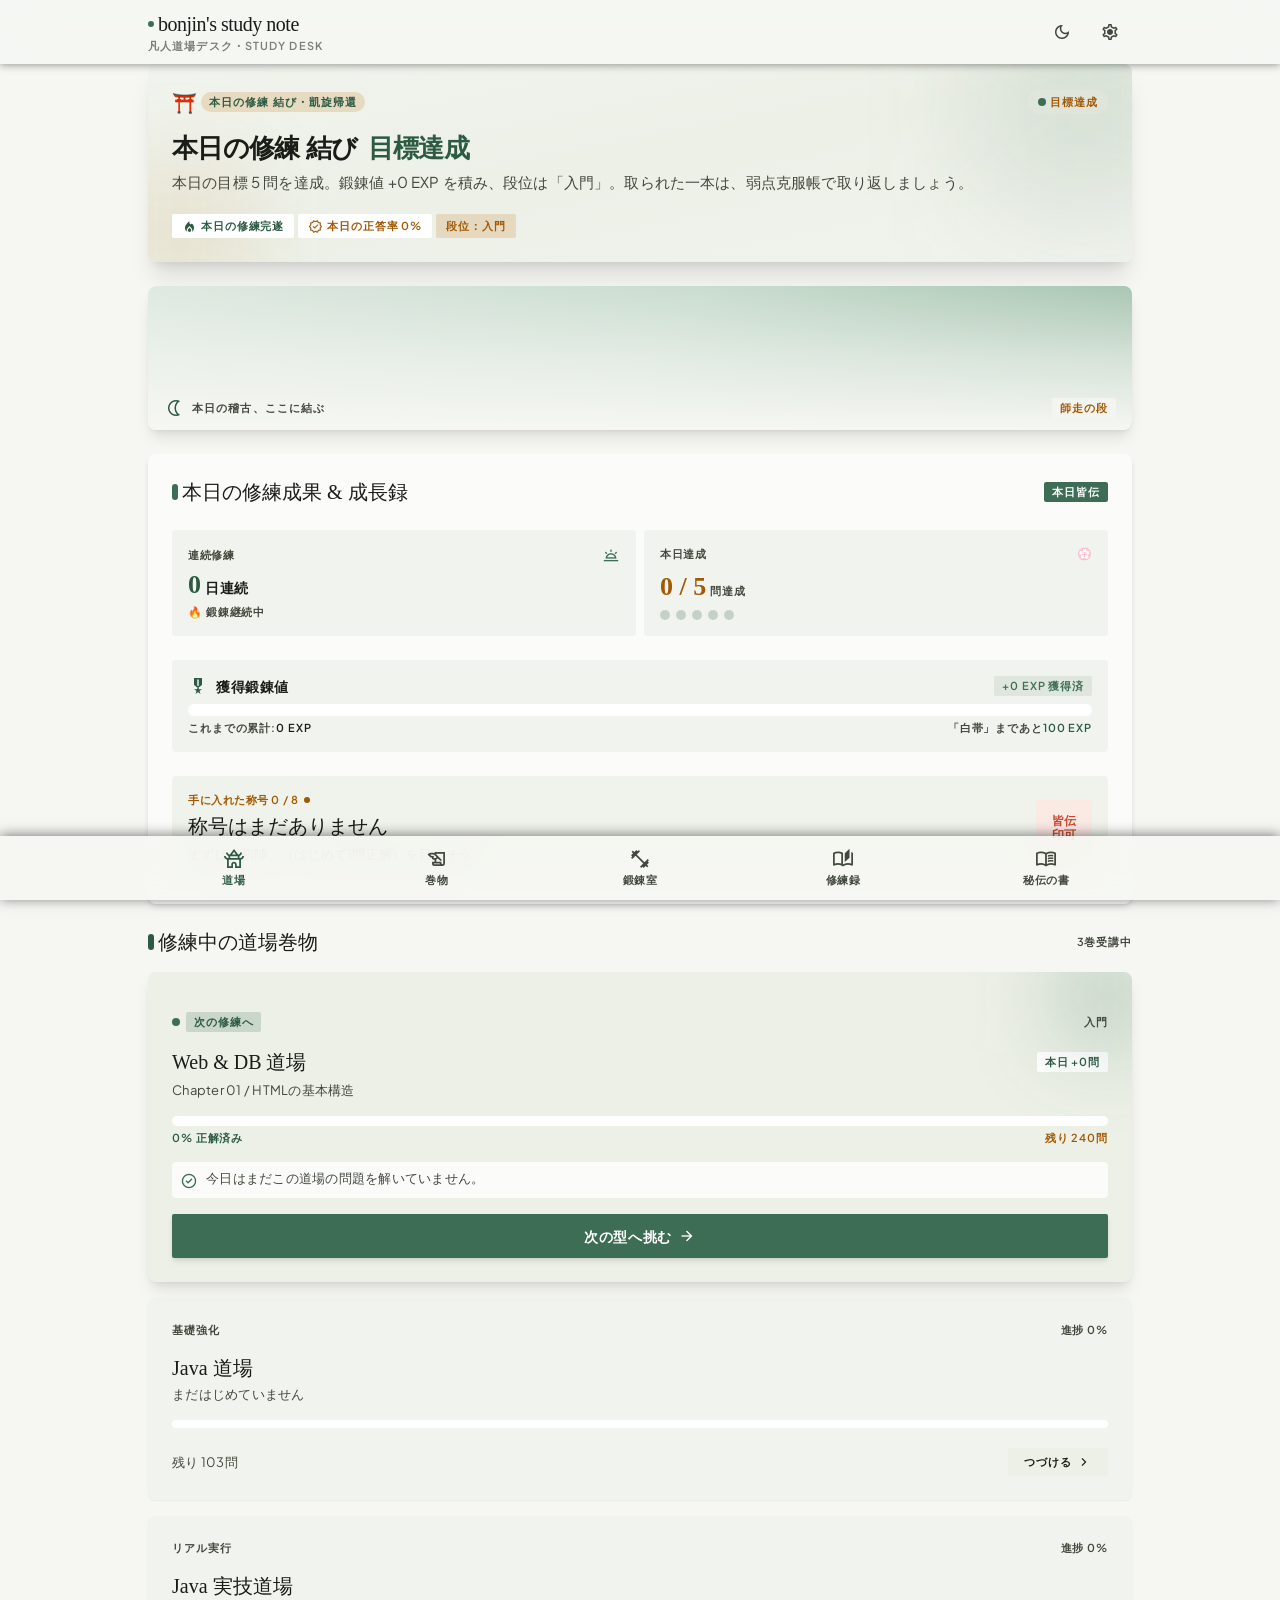
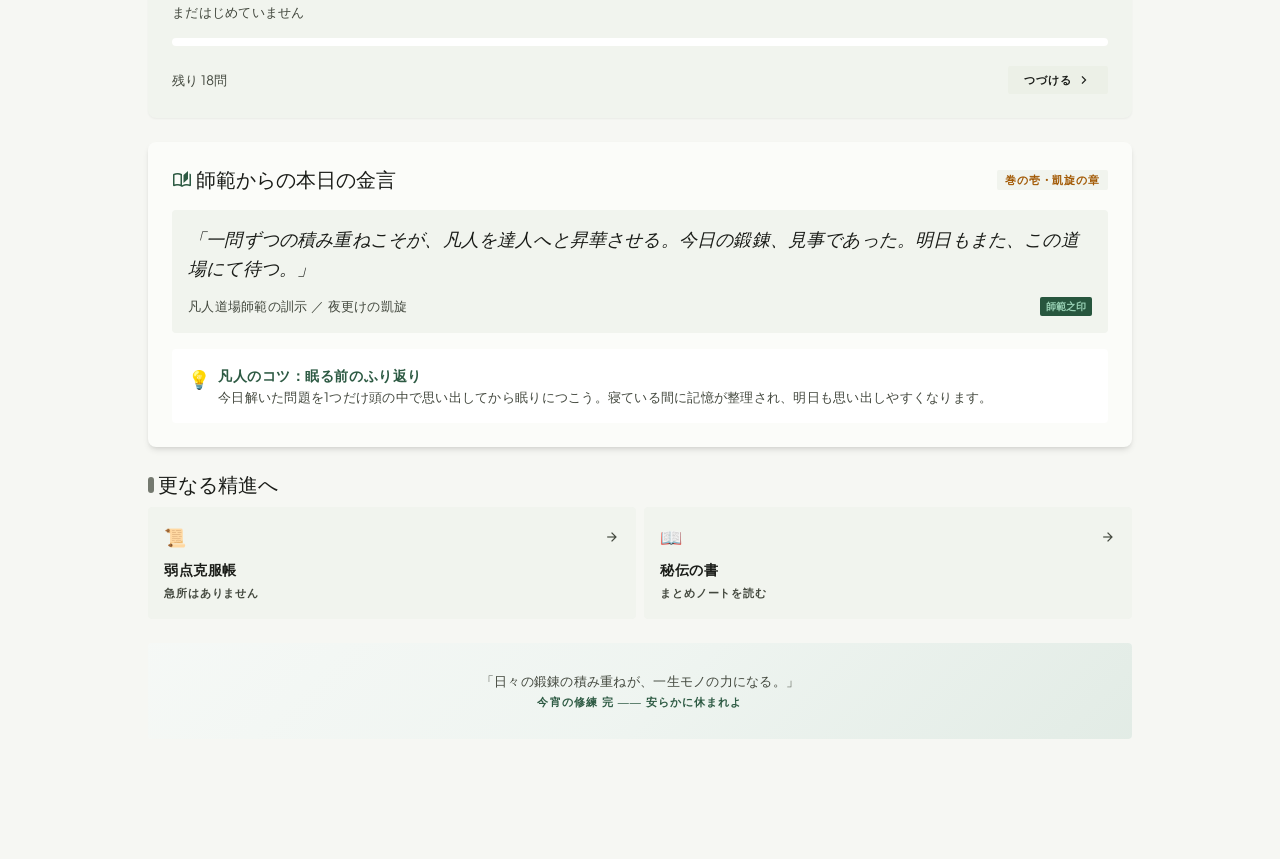
<file: gaisen.html>
<!DOCTYPE html>
<html lang="ja">
<head>
<meta charset="UTF-8">
<meta name="viewport" content="width=device-width, initial-scale=1.0, viewport-fit=cover">
<title>凱旋 | bonjin&#x27;s study note</title>
<script>try{var t=localStorage.getItem("theme");if(t)document.documentElement.setAttribute("data-theme",t);}catch(e){}</script>
<link rel="icon" href="logo.svg" type="image/svg+xml">
<link rel="preconnect" href="https://fonts.googleapis.com">
<link rel="preconnect" href="https://fonts.gstatic.com" crossorigin>
<link rel="stylesheet" href="https://fonts.googleapis.com/css2?family=Noto+Serif+JP:wght@400;600;700&amp;family=Noto+Serif:wght@500;600&amp;family=Plus+Jakarta+Sans:wght@400;500;600&amp;display=swap">
<link rel="stylesheet" href="https://fonts.googleapis.com/css2?family=Noto+Serif:wght@500;600;700&amp;family=Plus+Jakarta+Sans:wght@400;500;600;700&amp;display=swap">
<link rel="stylesheet" href="https://fonts.googleapis.com/css2?family=Material+Symbols+Outlined:opsz,wght,FILL,GRAD@20..48,100..700,0..1,-50..200&amp;display=block">
<link rel="stylesheet" href="css/pages.css?v=9">
<link rel="stylesheet" href="css/sc-gai-l.css?v=9">
<link rel="stylesheet" href="css/sc-gai-d.css?v=9">
</head>
<body>
<!-- ライトモードの画面 -->
<div class="theme-l">
<div class="sc-gai-l"><div class="bg-surface font-body-md text-on-surface flex flex-col min-h-screen sc-root">
<header class="fixed top-0 w-full z-50 pt-safe bg-surface/80 backdrop-blur-xl shadow-[0_1px_8px_rgba(0,0,0,0.4)]"><div class="h-16 px-margin-sm flex items-center justify-between"><div class="flex flex-col justify-center min-w-0 pr-space-sm"><div class="flex items-center gap-space-xs"><span class="w-1.5 h-1.5 rounded-full bg-primary-container shrink-0"></span><h1 class="font-headline-sm text-headline-sm text-on-surface tracking-tight truncate font-serif">bonjin's study note</h1></div><p class="font-label-sm text-label-sm text-on-surface-variant/70 tracking-widest uppercase truncate">凡人道場デスク・STUDY DESK</p></div><div class="flex items-center gap-space-xs shrink-0"><button data-theme-toggle aria-label="Theme Mode" class="w-11 h-11 flex items-center justify-center text-on-surface-variant hover:text-primary transition-colors"><span class="material-symbols-outlined text-[20px]">dark_mode</span></button><a href="settings.html" aria-label="設定" class="w-11 h-11 flex items-center justify-center text-on-surface-variant hover:text-primary transition-colors"><span class="material-symbols-outlined text-[20px]">settings</span></a></div></div></header><main class="flex flex-col relative w-full pt-16 pb-20 bg-surface min-h-screen"><div class="flex flex-col w-full px-margin-sm space-y-space-lg pb-space-xl">
<!-- Triumphant Banner / Notice -->
<section class="relative overflow-hidden rounded-xl bg-gradient-to-br from-surface-container via-surface-container-high to-surface-container shadow-xl">
<div class="absolute -top-10 -right-10 w-44 h-44 bg-primary-container/15 rounded-full blur-3xl pointer-events-none"></div>
<div class="absolute -bottom-10 -left-10 w-36 h-36 bg-secondary-container/10 rounded-full blur-2xl pointer-events-none"></div>
<div class="relative p-space-lg flex flex-col space-y-space-md">
<!-- Top Crest & Triumphant Tag -->
<div class="flex items-center justify-between">
<div class="flex items-center space-x-space-xs">
<span class="text-xl">⛩️</span>
<span class="inline-flex items-center px-2 py-0.5 rounded-full bg-secondary-container/20 text-primary font-label-sm text-label-sm tracking-widest uppercase">
            五本組手 結び・凱旋帰還
          </span>
</div>
<div class="flex items-center space-x-1.5 px-2.5 py-1 rounded-full bg-surface-container-highest/60 text-secondary font-label-sm text-label-sm">
<span class="inline-block w-2 h-2 rounded-full bg-primary-container animate-pulse"></span>
<span>全勝制覇</span>
</div>
</div>
<!-- Main Headline -->
<div class="space-y-space-xs">
<h2 class="font-headline-lg-mobile text-headline-lg-mobile text-on-surface font-serif tracking-tight">
          五本組手 結び <span class="text-primary font-serif">全勝制覇</span>
</h2>
<p class="font-body-md text-body-md text-on-surface-variant">
          見事雪辱を果たし、本日目標を完全制覇。鍛錬値が蓄積され、新たな称号【雪辱の達人】が刻印されました。
        </p>
</div>
<!-- Sparks & Micro Status Ribbon -->
<div class="flex flex-wrap items-center gap-space-xs pt-space-xs">
<span class="inline-flex items-center px-2.5 py-1 rounded bg-surface-container-lowest text-primary font-label-sm text-label-sm space-x-1">
<span class="material-symbols-outlined text-[15px]" style="font-variation-settings: 'FILL' 1;">local_fire_department</span>
<span>本日の修練完遂</span>
</span>
<span class="inline-flex items-center px-2.5 py-1 rounded bg-surface-container-lowest text-secondary font-label-sm text-label-sm space-x-1">
<span class="material-symbols-outlined text-[15px]">verified</span>
<span>リベンジ正解率 100%</span>
</span>
<span class="inline-flex items-center px-2.5 py-1 rounded bg-secondary-container/20 text-secondary font-label-sm text-label-sm">
          皆伝印可 授与
        </span>
</div>
</div>
</section>
<!-- Visual Accent: Night Dojo Celebration Image -->
<div class="relative w-full h-36 rounded-xl overflow-hidden shadow-lg bg-surface-container-lowest">
<div class="w-full h-full bg-cover bg-center" data-alt="A tranquil Japanese martial dojo courtyard at midnight under moonlight, stone lanterns glowing with warm vermilion fire, floating ember sparks, dark wooden engawa porch, deep sumi ink shadows and tranquil Zen rock garden, highly cinematic moody atmosphere." style="background-image:linear-gradient(135deg,#dfe9e1 0%,#c9dccf 50%,#9fbfaa 100%);"></div>
<div class="absolute inset-0 bg-gradient-to-t from-surface via-surface/60 to-transparent"></div>
<div class="absolute bottom-3 left-4 right-4 flex items-center justify-between">
<div class="flex items-center space-x-2">
<span class="material-symbols-outlined text-primary text-[20px]">nightlight</span>
<span class="font-label-sm text-label-sm text-on-surface-variant font-serif tracking-widest">夜更けの道場・静謐の境地</span>
</div>
<span class="font-label-sm text-label-sm text-secondary bg-surface/80 px-2 py-0.5 rounded">水無月の段</span>
</div>
</div>
<!-- Daily Achievement & Growth Status Card -->
<section class="rounded-xl bg-surface-container-low p-space-lg shadow-md space-y-space-lg">
<div class="flex items-center justify-between">
<div class="flex items-center space-x-space-xs">
<span class="w-1.5 h-4 bg-primary-container rounded-full"></span>
<h3 class="font-headline-sm text-headline-sm text-on-surface font-serif">本日の修練成果 &amp; 成長録</h3>
</div>
<span class="px-2 py-0.5 rounded bg-primary-container text-on-primary font-label-sm text-label-sm">
        本日皆伝
      </span>
</div>
<!-- Top Two Metrics Bento -->
<div class="grid grid-cols-2 gap-space-sm">
<!-- Streak -->
<div class="rounded-lg bg-surface-container p-space-md flex flex-col justify-between space-y-space-xs">
<div class="flex items-center justify-between text-on-surface-variant">
<span class="font-label-sm text-label-sm tracking-wider">連続修練</span>
<span class="material-symbols-outlined text-primary-container text-[18px]">wb_twilight</span>
</div>
<div>
<div class="flex items-baseline space-x-1">
<span class="font-headline-lg-mobile text-headline-lg-mobile text-primary font-serif">7</span>
<span class="font-label-md text-label-md text-on-surface">日連続</span>
</div>
<p class="font-label-sm text-label-sm text-on-surface-variant flex items-center space-x-1 mt-0.5">
<span>🔥 鍛錬継続中</span>
</p>
</div>
</div>
<!-- Today's Questions Perfect Score -->
<div class="rounded-lg bg-surface-container p-space-md flex flex-col justify-between space-y-space-xs">
<div class="flex items-center justify-between text-on-surface-variant">
<span class="font-label-sm text-label-sm tracking-wider">本日達成</span>
<span class="text-xs">💮</span>
</div>
<div>
<div class="flex items-baseline space-x-1">
<span class="font-headline-lg-mobile text-headline-lg-mobile text-secondary font-serif">5 / 5</span>
<span class="font-label-sm text-label-sm text-on-surface-variant">問完勝</span>
</div>
<!-- 5 glowing indicators -->
<div class="flex items-center space-x-1.5 mt-1.5">
<span class="w-2.5 h-2.5 rounded-full bg-primary-container shadow-sm"></span>
<span class="w-2.5 h-2.5 rounded-full bg-primary-container shadow-sm"></span>
<span class="w-2.5 h-2.5 rounded-full bg-primary-container shadow-sm"></span>
<span class="w-2.5 h-2.5 rounded-full bg-primary-container shadow-sm"></span>
<span class="w-2.5 h-2.5 rounded-full bg-primary-container shadow-sm"></span>
</div>
</div>
</div>
</div>
<!-- EXP Progress Section -->
<div class="rounded-lg bg-surface-container p-space-md space-y-space-sm">
<div class="flex items-center justify-between">
<div class="flex items-center space-x-2">
<span class="material-symbols-outlined text-primary text-[20px]" style="font-variation-settings: 'FILL' 1;">military_tech</span>
<span class="font-label-md text-label-md text-on-surface">獲得鍛錬値</span>
</div>
<span class="font-label-sm text-label-sm text-primary-container bg-primary-container/10 px-2 py-0.5 rounded">
          +170 EXP 獲得済
        </span>
</div>
<!-- Animated-style gauge bar -->
<div class="space-y-1">
<div class="relative w-full h-3 bg-surface-container-lowest rounded-full overflow-hidden">
<!-- Base bar -->
<div class="absolute top-0 left-0 h-full bg-outline-variant/60 rounded-full" style="width: 76%;"></div>
<!-- Newly added chunk glow -->
<div class="absolute top-0 left-0 h-full bg-gradient-to-r from-secondary-container to-primary-container rounded-full shadow-[0_0_8px_rgba(249,115,22,0.6)]" style="width: 88%;"></div>
</div>
<div class="flex justify-between items-center text-on-surface-variant font-label-sm text-label-sm">
<span>本日の累計: <strong class="text-on-surface font-semibold">1,420 EXP</strong></span>
<span>次の階位まであと <strong class="text-primary font-semibold">80 EXP</strong></span>
</div>
</div>
</div>
<!-- Acquired Seal Stamp / Hanko -->
<div class="rounded-lg bg-surface-container-high/70 p-space-md flex items-center justify-between">
<div class="space-y-1 min-w-0 pr-2">
<div class="flex items-center space-x-1.5">
<span class="font-label-sm text-label-sm text-secondary tracking-wider uppercase">新規印可 獲得</span>
<span class="inline-block w-1.5 h-1.5 rounded-full bg-secondary"></span>
</div>
<h4 class="font-headline-sm text-headline-sm text-on-surface font-serif truncate">
          称号【雪辱の達人】
        </h4>
<p class="font-body-sm text-body-sm text-on-surface-variant">
          誤謬をその日のうちに研鑽し、完璧に克服せし証
        </p>
</div>
<!-- Japanese Vermilion Hanko Seal -->
<div class="shrink-0 flex items-center justify-center w-14 h-14 rounded-lg font-serif" style="background:#fbe9e4;color:#c84b31;border:1.5px solid #c84b31 text-center p-1 shadow-inner select-none">
<div class="flex flex-col leading-none font-bold text-xs">
<span>皆伝</span>
<span class="mt-0.5">印可</span>
</div>
</div>
</div>
</section>
<!-- My Dojo Courses (Updated Progress) -->
<section class="space-y-space-md">
<div class="flex items-center justify-between">
<div class="flex items-center space-x-space-xs">
<span class="w-1.5 h-4 bg-primary rounded-full"></span>
<h3 class="font-headline-sm text-headline-sm text-on-surface font-serif">修練中の道場巻物</h3>
</div>
<span class="font-label-sm text-label-sm text-on-surface-variant">3巻受講中</span>
</div>
<!-- Card 1: Java Practical Dojo (PROMOTED / HIGHLIGHTED) -->
<div class="rounded-xl bg-surface-container-high p-space-lg shadow-lg relative overflow-hidden space-y-space-md">
<!-- Glow ambient -->
<div class="absolute -right-8 -top-8 w-28 h-28 bg-primary-container/20 rounded-full blur-2xl pointer-events-none"></div>
<!-- Update Flag Badge -->
<div class="flex items-center justify-between">
<div class="flex items-center space-x-1.5">
<span class="w-2 h-2 rounded-full bg-primary-container animate-ping"></span>
<span class="px-2 py-0.5 rounded bg-primary-container/20 text-primary font-label-sm text-label-sm font-semibold">
            直前の雪辱により進捗更新！
          </span>
</div>
<span class="font-label-sm text-label-sm text-on-surface-variant">実技・リアル実行</span>
</div>
<!-- Title & Chapter -->
<div class="space-y-1">
<div class="flex items-center justify-between">
<h4 class="font-headline-sm text-headline-sm text-on-surface font-serif">
            Java 実技道場
          </h4>
<span class="font-label-sm text-label-sm text-primary font-semibold px-2 py-0.5 rounded bg-surface-container-lowest">
            +10% UP!
          </span>
</div>
<p class="font-body-sm text-body-sm text-on-surface-variant">
          Chapter 01 / 標準入出力とStream APIの実行確認
        </p>
</div>
<!-- Progress Update Bar -->
<div class="space-y-1">
<div class="w-full h-2.5 bg-surface-container-lowest rounded-full overflow-hidden flex">
<div class="h-full bg-secondary-container" style="width: 15%;"></div>
<div class="h-full bg-primary-container animate-pulse" style="width: 10%;"></div>
</div>
<div class="flex justify-between items-center font-label-sm text-label-sm">
<span class="text-on-surface-variant">15% → <strong class="text-primary font-semibold">25% 正解済み</strong></span>
<span class="text-secondary">次章解放まで 5問</span>
</div>
</div>
<!-- Note on Overcoming Weakness -->
<div class="rounded-lg bg-surface-container-lowest/80 p-space-sm flex items-start space-x-2">
<span class="material-symbols-outlined text-primary-container text-[18px] mt-0.5 shrink-0">check_circle</span>
<p class="font-body-sm text-body-sm text-on-surface-variant leading-snug">
<span class="text-on-surface font-medium">parallelStreamの急所を完全克服！</span> 修得済み巻物へ昇格しました。
        </p>
</div>
<!-- Action Button -->
<a class="w-full py-3 px-space-md rounded bg-primary-container hover:bg-secondary-container text-on-primary font-label-md text-label-md flex items-center justify-center space-x-1.5 transition-colors shadow-md" href="#">
<span>次の型へ挑む</span>
<span class="material-symbols-outlined text-[18px]">arrow_forward</span>
</a>
</div>
<!-- Card 2: Web & DB Dojo (Unchanged) -->
<div class="rounded-xl bg-surface-container p-space-lg space-y-space-md shadow-sm">
<div class="flex items-center justify-between">
<span class="font-label-sm text-label-sm text-on-surface-variant">入門基礎</span>
<span class="font-label-sm text-label-sm text-on-surface-variant">進捗 68%</span>
</div>
<div>
<h4 class="font-headline-sm text-headline-sm text-on-surface font-serif">
          Web &amp; DB 道場
        </h4>
<p class="font-body-sm text-body-sm text-on-surface-variant mt-0.5">
          Chapter 04 / 非同期処理とコネクションプール
        </p>
</div>
<div class="w-full h-2 bg-surface-container-lowest rounded-full overflow-hidden">
<div class="h-full bg-outline" style="width: 68%;"></div>
</div>
<div class="flex items-center justify-between pt-space-xs">
<span class="font-body-sm text-body-sm text-on-surface-variant">修練可能問題: 12問</span>
<a class="px-space-md py-1.5 rounded bg-surface-container-high hover:bg-surface-bright text-on-surface font-label-sm text-label-sm flex items-center space-x-1 transition-colors" href="#">
<span>つづける</span>
<span class="material-symbols-outlined text-[16px]">chevron_right</span>
</a>
</div>
</div>
<!-- Card 3: Java Foundation JPA (Unchanged) -->
<div class="rounded-xl bg-surface-container p-space-lg space-y-space-md shadow-sm">
<div class="flex items-center justify-between">
<span class="font-label-sm text-label-sm text-on-surface-variant">基礎強化</span>
<span class="font-label-sm text-label-sm text-on-surface-variant">進捗 42%</span>
</div>
<div>
<h4 class="font-headline-sm text-headline-sm text-on-surface font-serif">
          Java 道場 (基礎強化)
        </h4>
<p class="font-body-sm text-body-sm text-on-surface-variant mt-0.5">
          Chapter 02 / Spring Data JPA リポジトリ構築
        </p>
</div>
<div class="w-full h-2 bg-surface-container-lowest rounded-full overflow-hidden">
<div class="h-full bg-outline" style="width: 42%;"></div>
</div>
<div class="flex items-center justify-between pt-space-xs">
<span class="font-body-sm text-body-sm text-on-surface-variant">修練可能問題: 8問</span>
<a class="px-space-md py-1.5 rounded bg-surface-container-high hover:bg-surface-bright text-on-surface font-label-sm text-label-sm flex items-center space-x-1 transition-colors" href="#">
<span>つづける</span>
<span class="material-symbols-outlined text-[16px]">chevron_right</span>
</a>
</div>
</div>
</section>
<!-- Master's Maxim & Bonjin Secret Tip (巻の壱・凱旋の章) -->
<section class="rounded-xl bg-surface-container-low p-space-lg space-y-space-md shadow-md">
<div class="flex items-center justify-between">
<div class="flex items-center space-x-space-xs">
<span class="material-symbols-outlined text-primary text-[20px]">auto_stories</span>
<h3 class="font-headline-sm text-headline-sm text-on-surface font-serif">師範からの本日の金言</h3>
</div>
<span class="font-label-sm text-label-sm text-secondary bg-surface-container px-2 py-0.5 rounded">
        巻の壱・凱旋の章
      </span>
</div>
<!-- Callout Box: Zazen Note Style -->
<blockquote class="rounded-lg bg-surface-container p-space-md space-y-space-sm">
<p class="font-body-lg text-body-lg text-on-surface font-serif italic leading-relaxed">
        「不覚を恐れず、即座に雪辱を果たす心構えこそが凡人を達人へと昇華させる。今宵の鍛錬、見事であった。明日もまた、この道場にて待つ。」
      </p>
<div class="flex items-center justify-between pt-space-xs text-on-surface-variant">
<span class="font-body-sm text-body-sm font-serif">凡人道場師範の訓示 ／ 夜更けの凱旋</span>
<!-- Small stamp -->
<span class="px-1.5 py-0.5 rounded bg-error-container text-error text-[10px] font-serif font-bold">
          師範之印
        </span>
</div>
</blockquote>
<!-- Bonjin Tips -->
<div class="rounded-lg bg-surface-container-lowest p-space-md flex items-start space-x-space-sm">
<span class="text-lg">💡</span>
<div class="space-y-0.5">
<h5 class="font-label-md text-label-md text-primary font-semibold">凡人のコツ：眠る前の忘却防止</h5>
<p class="font-body-sm text-body-sm text-on-surface-variant">
          雪辱したコードの形を脳裏で1度だけ再現してから眠りにつくこと。睡眠中のシナプス定着率が格段に向上します。
        </p>
</div>
</div>
</section>
<!-- Quick Access: Next Steps -->
<section class="space-y-space-sm">
<div class="flex items-center space-x-space-xs">
<span class="w-1.5 h-4 bg-outline rounded-full"></span>
<h3 class="font-headline-sm text-headline-sm text-on-surface font-serif">更なる精進へ</h3>
</div>
<div class="grid grid-cols-2 gap-space-sm">
<!-- Button 1 -->
<a class="rounded-lg bg-surface-container hover:bg-surface-container-high p-space-md flex flex-col justify-between space-y-2 transition-colors" href="#">
<div class="flex items-center justify-between">
<span class="text-lg">📜</span>
<span class="material-symbols-outlined text-on-surface-variant text-[16px]">arrow_forward</span>
</div>
<div>
<span class="font-label-md text-label-md text-on-surface block">弱点巻物</span>
<span class="font-label-sm text-label-sm text-on-surface-variant">残り4巻を確認</span>
</div>
</a>
<!-- Button 2 -->
<a class="rounded-lg bg-surface-container hover:bg-surface-container-high p-space-md flex flex-col justify-between space-y-2 transition-colors" href="#">
<div class="flex items-center justify-between">
<span class="text-lg">📖</span>
<span class="material-symbols-outlined text-on-surface-variant text-[16px]">arrow_forward</span>
</div>
<div>
<span class="font-label-md text-label-md text-on-surface block">秘伝の書</span>
<span class="font-label-sm text-label-sm text-on-surface-variant">並列集約の型を読む</span>
</div>
</a>
</div>
</section>
<!-- Visual Accent: Zen Scroll Illustration -->
<div class="relative w-full h-24 rounded-lg overflow-hidden bg-surface-container-lowest flex items-center justify-center p-space-md">
<div class="absolute inset-0 bg-cover bg-center opacity-30" data-alt="Traditional Japanese ink washi paper texture with subtle cinnabar hanko seal marks, warm lantern light gradient, sumi ink brush strokes symbolizing endurance and continuous practice, minimalist zen aesthetic." style="background-image:linear-gradient(135deg,#dfe9e1 0%,#c9dccf 50%,#9fbfaa 100%);"></div>
<div class="relative z-10 text-center space-y-0.5">
<p class="font-body-sm text-body-sm text-on-surface-variant font-serif">
        「日々の鍛錬の積み重ねが、一生モノの力になる。」
      </p>
<p class="font-label-sm text-label-sm text-primary font-serif tracking-widest">
        今宵の修練 完 ―― 安らかに休まれよ
      </p>
</div>
</div>
</div>
</main><nav class="fixed bottom-0 w-full z-50 pb-safe bg-surface/85 backdrop-blur-xl shadow-[0_-1px_12px_rgba(0,0,0,0.5)]" data-active-classes="text-primary-container font-semibold"><div class="h-16 px-space-xs flex items-center justify-around"><a aria-current="page" style="color:#2d5a43;font-weight:700" class="flex flex-col items-center justify-center min-w-[56px] h-12 text-on-surface-variant hover:text-primary transition-colors" data-path="dojo" href="index.html"><span class="material-symbols-outlined text-[22px]">temple_buddhist</span><span class="font-label-sm text-label-sm mt-0.5 tracking-wider">道場</span></a><a class="flex flex-col items-center justify-center min-w-[56px] h-12 text-on-surface-variant hover:text-primary transition-colors" data-path="scrolls-notes" href="scrolls.html"><span class="material-symbols-outlined text-[22px]">history_edu</span><span class="font-label-sm text-label-sm mt-0.5 tracking-wider">巻物</span></a><a class="flex flex-col items-center justify-center min-w-[56px] h-12 text-on-surface-variant hover:text-primary transition-colors" data-path="practice" href="daily.html"><span class="material-symbols-outlined text-[22px]">fitness_center</span><span class="font-label-sm text-label-sm mt-0.5 tracking-wider">鍛錬室</span></a><a class="flex flex-col items-center justify-center min-w-[56px] h-12 text-on-surface-variant hover:text-primary transition-colors" data-path="records" href="log.html"><span class="material-symbols-outlined text-[22px]">auto_stories</span><span class="font-label-sm text-label-sm mt-0.5 tracking-wider">修練録</span></a><a class="flex flex-col items-center justify-center min-w-[56px] h-12 text-on-surface-variant hover:text-primary transition-colors" data-path="secret-scrolls" href="secrets.html"><span class="material-symbols-outlined text-[22px]">menu_book</span><span class="font-label-sm text-label-sm mt-0.5 tracking-wider">秘伝の書</span></a></div></nav>
</div></div>
</div>
<!-- ダークモードの画面 -->
<div class="theme-d">
<div class="sc-gai-d"><div class="bg-surface font-body-md text-on-surface flex flex-col min-h-screen sc-root">
<header class="fixed top-0 w-full z-50 pt-safe bg-surface/80 backdrop-blur-xl shadow-[0_1px_8px_rgba(0,0,0,0.4)]"><div class="h-16 px-margin-sm flex items-center justify-between"><div class="flex flex-col justify-center min-w-0 pr-space-sm"><div class="flex items-center gap-space-xs"><span class="w-1.5 h-1.5 rounded-full bg-primary-container shrink-0"></span><h1 class="font-headline-sm text-headline-sm text-on-surface tracking-tight truncate font-serif">bonjin's study note</h1></div><p class="font-label-sm text-label-sm text-on-surface-variant/70 tracking-widest uppercase truncate">凡人道場デスク・STUDY DESK</p></div><div class="flex items-center gap-space-xs shrink-0"><button data-theme-toggle aria-label="Theme Mode" class="w-11 h-11 flex items-center justify-center text-on-surface-variant hover:text-primary transition-colors"><span class="material-symbols-outlined text-[20px]">dark_mode</span></button><a href="settings.html" aria-label="設定" class="w-11 h-11 flex items-center justify-center text-on-surface-variant hover:text-primary transition-colors"><span class="material-symbols-outlined text-[20px]">settings</span></a></div></div></header><main class="flex flex-col relative w-full pt-16 pb-20 bg-surface min-h-screen"><div class="flex flex-col w-full px-margin-sm space-y-space-lg pb-space-xl">
<!-- Triumphant Banner / Notice -->
<section class="relative overflow-hidden rounded-xl bg-gradient-to-br from-surface-container via-surface-container-high to-surface-container shadow-xl">
<div class="absolute -top-10 -right-10 w-44 h-44 bg-primary-container/15 rounded-full blur-3xl pointer-events-none"></div>
<div class="absolute -bottom-10 -left-10 w-36 h-36 bg-secondary-container/10 rounded-full blur-2xl pointer-events-none"></div>
<div class="relative p-space-lg flex flex-col space-y-space-md">
<!-- Top Crest & Triumphant Tag -->
<div class="flex items-center justify-between">
<div class="flex items-center space-x-space-xs">
<span class="text-xl">⛩️</span>
<span class="inline-flex items-center px-2 py-0.5 rounded-full bg-secondary-container/20 text-primary font-label-sm text-label-sm tracking-widest uppercase">
            五本組手 結び・凱旋帰還
          </span>
</div>
<div class="flex items-center space-x-1.5 px-2.5 py-1 rounded-full bg-surface-container-highest/60 text-secondary font-label-sm text-label-sm">
<span class="inline-block w-2 h-2 rounded-full bg-primary-container animate-pulse"></span>
<span>全勝制覇</span>
</div>
</div>
<!-- Main Headline -->
<div class="space-y-space-xs">
<h2 class="font-headline-lg-mobile text-headline-lg-mobile text-on-surface font-serif tracking-tight">
          五本組手 結び <span class="text-primary font-serif">全勝制覇</span>
</h2>
<p class="font-body-md text-body-md text-on-surface-variant">
          見事雪辱を果たし、本日目標を完全制覇。鍛錬値が蓄積され、新たな称号【雪辱の達人】が刻印されました。
        </p>
</div>
<!-- Sparks & Micro Status Ribbon -->
<div class="flex flex-wrap items-center gap-space-xs pt-space-xs">
<span class="inline-flex items-center px-2.5 py-1 rounded bg-surface-container-lowest text-primary font-label-sm text-label-sm space-x-1">
<span class="material-symbols-outlined text-[15px]" style="font-variation-settings: 'FILL' 1;">local_fire_department</span>
<span>本日の修練完遂</span>
</span>
<span class="inline-flex items-center px-2.5 py-1 rounded bg-surface-container-lowest text-secondary font-label-sm text-label-sm space-x-1">
<span class="material-symbols-outlined text-[15px]">verified</span>
<span>リベンジ正解率 100%</span>
</span>
<span class="inline-flex items-center px-2.5 py-1 rounded bg-secondary-container/20 text-secondary-fixed-dim font-label-sm text-label-sm">
          皆伝印可 授与
        </span>
</div>
</div>
</section>
<!-- Visual Accent: Night Dojo Celebration Image -->
<div class="relative w-full h-36 rounded-xl overflow-hidden shadow-lg bg-surface-container-lowest">
<div class="w-full h-full bg-cover bg-center" data-alt="A tranquil Japanese martial dojo courtyard at midnight under moonlight, stone lanterns glowing with warm vermilion fire, floating ember sparks, dark wooden engawa porch, deep sumi ink shadows and tranquil Zen rock garden, highly cinematic moody atmosphere." style="background-image:linear-gradient(135deg,#2a1d14 0%,#3b2618 45%,#7a3d16 100%);"></div>
<div class="absolute inset-0 bg-gradient-to-t from-surface via-surface/60 to-transparent"></div>
<div class="absolute bottom-3 left-4 right-4 flex items-center justify-between">
<div class="flex items-center space-x-2">
<span class="material-symbols-outlined text-primary text-[20px]">nightlight</span>
<span class="font-label-sm text-label-sm text-on-surface-variant font-serif tracking-widest">夜更けの道場・静謐の境地</span>
</div>
<span class="font-label-sm text-label-sm text-secondary bg-surface/80 px-2 py-0.5 rounded">水無月の段</span>
</div>
</div>
<!-- Daily Achievement & Growth Status Card -->
<section class="rounded-xl bg-surface-container-low p-space-lg shadow-md space-y-space-lg">
<div class="flex items-center justify-between">
<div class="flex items-center space-x-space-xs">
<span class="w-1.5 h-4 bg-primary-container rounded-full"></span>
<h3 class="font-headline-sm text-headline-sm text-on-surface font-serif">本日の修練成果 &amp; 成長録</h3>
</div>
<span class="px-2 py-0.5 rounded bg-primary-container text-on-primary font-label-sm text-label-sm">
        本日皆伝
      </span>
</div>
<!-- Top Two Metrics Bento -->
<div class="grid grid-cols-2 gap-space-sm">
<!-- Streak -->
<div class="rounded-lg bg-surface-container p-space-md flex flex-col justify-between space-y-space-xs">
<div class="flex items-center justify-between text-on-surface-variant">
<span class="font-label-sm text-label-sm tracking-wider">連続修練</span>
<span class="material-symbols-outlined text-primary-container text-[18px]">wb_twilight</span>
</div>
<div>
<div class="flex items-baseline space-x-1">
<span class="font-headline-lg-mobile text-headline-lg-mobile text-primary font-serif">7</span>
<span class="font-label-md text-label-md text-on-surface">日連続</span>
</div>
<p class="font-label-sm text-label-sm text-on-surface-variant flex items-center space-x-1 mt-0.5">
<span>🔥 鍛錬継続中</span>
</p>
</div>
</div>
<!-- Today's Questions Perfect Score -->
<div class="rounded-lg bg-surface-container p-space-md flex flex-col justify-between space-y-space-xs">
<div class="flex items-center justify-between text-on-surface-variant">
<span class="font-label-sm text-label-sm tracking-wider">本日達成</span>
<span class="text-xs">💮</span>
</div>
<div>
<div class="flex items-baseline space-x-1">
<span class="font-headline-lg-mobile text-headline-lg-mobile text-secondary font-serif">5 / 5</span>
<span class="font-label-sm text-label-sm text-on-surface-variant">問完勝</span>
</div>
<!-- 5 glowing indicators -->
<div class="flex items-center space-x-1.5 mt-1.5">
<span class="w-2.5 h-2.5 rounded-full bg-primary-container shadow-sm"></span>
<span class="w-2.5 h-2.5 rounded-full bg-primary-container shadow-sm"></span>
<span class="w-2.5 h-2.5 rounded-full bg-primary-container shadow-sm"></span>
<span class="w-2.5 h-2.5 rounded-full bg-primary-container shadow-sm"></span>
<span class="w-2.5 h-2.5 rounded-full bg-primary-container shadow-sm"></span>
</div>
</div>
</div>
</div>
<!-- EXP Progress Section -->
<div class="rounded-lg bg-surface-container p-space-md space-y-space-sm">
<div class="flex items-center justify-between">
<div class="flex items-center space-x-2">
<span class="material-symbols-outlined text-primary text-[20px]" style="font-variation-settings: 'FILL' 1;">military_tech</span>
<span class="font-label-md text-label-md text-on-surface">獲得鍛錬値</span>
</div>
<span class="font-label-sm text-label-sm text-primary-container bg-primary-container/10 px-2 py-0.5 rounded">
          +170 EXP 獲得済
        </span>
</div>
<!-- Animated-style gauge bar -->
<div class="space-y-1">
<div class="relative w-full h-3 bg-surface-container-lowest rounded-full overflow-hidden">
<!-- Base bar -->
<div class="absolute top-0 left-0 h-full bg-outline-variant/60 rounded-full" style="width: 76%;"></div>
<!-- Newly added chunk glow -->
<div class="absolute top-0 left-0 h-full bg-gradient-to-r from-secondary-container to-primary-container rounded-full shadow-[0_0_8px_rgba(249,115,22,0.6)]" style="width: 88%;"></div>
</div>
<div class="flex justify-between items-center text-on-surface-variant font-label-sm text-label-sm">
<span>本日の累計: <strong class="text-on-surface font-semibold">1,420 EXP</strong></span>
<span>次の階位まであと <strong class="text-primary font-semibold">80 EXP</strong></span>
</div>
</div>
</div>
<!-- Acquired Seal Stamp / Hanko -->
<div class="rounded-lg bg-surface-container-high/70 p-space-md flex items-center justify-between">
<div class="space-y-1 min-w-0 pr-2">
<div class="flex items-center space-x-1.5">
<span class="font-label-sm text-label-sm text-secondary tracking-wider uppercase">新規印可 獲得</span>
<span class="inline-block w-1.5 h-1.5 rounded-full bg-secondary"></span>
</div>
<h4 class="font-headline-sm text-headline-sm text-on-surface font-serif truncate">
          称号【雪辱の達人】
        </h4>
<p class="font-body-sm text-body-sm text-on-surface-variant">
          誤謬をその日のうちに研鑽し、完璧に克服せし証
        </p>
</div>
<!-- Japanese Vermilion Hanko Seal -->
<div class="shrink-0 flex items-center justify-center w-14 h-14 rounded-lg bg-error-container/40 text-error font-serif text-center p-1 shadow-inner select-none">
<div class="flex flex-col leading-none font-bold text-xs">
<span>皆伝</span>
<span class="mt-0.5">印可</span>
</div>
</div>
</div>
</section>
<!-- My Dojo Courses (Updated Progress) -->
<section class="space-y-space-md">
<div class="flex items-center justify-between">
<div class="flex items-center space-x-space-xs">
<span class="w-1.5 h-4 bg-primary rounded-full"></span>
<h3 class="font-headline-sm text-headline-sm text-on-surface font-serif">修練中の道場巻物</h3>
</div>
<span class="font-label-sm text-label-sm text-on-surface-variant">3巻受講中</span>
</div>
<!-- Card 1: Java Practical Dojo (PROMOTED / HIGHLIGHTED) -->
<div class="rounded-xl bg-surface-container-high p-space-lg shadow-lg relative overflow-hidden space-y-space-md">
<!-- Glow ambient -->
<div class="absolute -right-8 -top-8 w-28 h-28 bg-primary-container/20 rounded-full blur-2xl pointer-events-none"></div>
<!-- Update Flag Badge -->
<div class="flex items-center justify-between">
<div class="flex items-center space-x-1.5">
<span class="w-2 h-2 rounded-full bg-primary-container animate-ping"></span>
<span class="px-2 py-0.5 rounded bg-primary-container/20 text-primary font-label-sm text-label-sm font-semibold">
            直前の雪辱により進捗更新！
          </span>
</div>
<span class="font-label-sm text-label-sm text-on-surface-variant">実技・リアル実行</span>
</div>
<!-- Title & Chapter -->
<div class="space-y-1">
<div class="flex items-center justify-between">
<h4 class="font-headline-sm text-headline-sm text-on-surface font-serif">
            Java 実技道場
          </h4>
<span class="font-label-sm text-label-sm text-primary font-semibold px-2 py-0.5 rounded bg-surface-container-lowest">
            +10% UP!
          </span>
</div>
<p class="font-body-sm text-body-sm text-on-surface-variant">
          Chapter 01 / 標準入出力とStream APIの実行確認
        </p>
</div>
<!-- Progress Update Bar -->
<div class="space-y-1">
<div class="w-full h-2.5 bg-surface-container-lowest rounded-full overflow-hidden flex">
<div class="h-full bg-secondary-container" style="width: 15%;"></div>
<div class="h-full bg-primary-container animate-pulse" style="width: 10%;"></div>
</div>
<div class="flex justify-between items-center font-label-sm text-label-sm">
<span class="text-on-surface-variant">15% → <strong class="text-primary font-semibold">25% 正解済み</strong></span>
<span class="text-secondary">次章解放まで 5問</span>
</div>
</div>
<!-- Note on Overcoming Weakness -->
<div class="rounded-lg bg-surface-container-lowest/80 p-space-sm flex items-start space-x-2">
<span class="material-symbols-outlined text-primary-container text-[18px] mt-0.5 shrink-0">check_circle</span>
<p class="font-body-sm text-body-sm text-on-surface-variant leading-snug">
<span class="text-on-surface font-medium">parallelStreamの急所を完全克服！</span> 修得済み巻物へ昇格しました。
        </p>
</div>
<!-- Action Button -->
<a class="w-full py-3 px-space-md rounded bg-primary-container hover:bg-secondary-container text-on-primary font-label-md text-label-md flex items-center justify-center space-x-1.5 transition-colors shadow-md" href="#">
<span>次の型へ挑む</span>
<span class="material-symbols-outlined text-[18px]">arrow_forward</span>
</a>
</div>
<!-- Card 2: Web & DB Dojo (Unchanged) -->
<div class="rounded-xl bg-surface-container p-space-lg space-y-space-md shadow-sm">
<div class="flex items-center justify-between">
<span class="font-label-sm text-label-sm text-on-surface-variant">入門基礎</span>
<span class="font-label-sm text-label-sm text-on-surface-variant">進捗 68%</span>
</div>
<div>
<h4 class="font-headline-sm text-headline-sm text-on-surface font-serif">
          Web &amp; DB 道場
        </h4>
<p class="font-body-sm text-body-sm text-on-surface-variant mt-0.5">
          Chapter 04 / 非同期処理とコネクションプール
        </p>
</div>
<div class="w-full h-2 bg-surface-container-lowest rounded-full overflow-hidden">
<div class="h-full bg-outline" style="width: 68%;"></div>
</div>
<div class="flex items-center justify-between pt-space-xs">
<span class="font-body-sm text-body-sm text-on-surface-variant">修練可能問題: 12問</span>
<a class="px-space-md py-1.5 rounded bg-surface-container-high hover:bg-surface-bright text-on-surface font-label-sm text-label-sm flex items-center space-x-1 transition-colors" href="#">
<span>つづける</span>
<span class="material-symbols-outlined text-[16px]">chevron_right</span>
</a>
</div>
</div>
<!-- Card 3: Java Foundation JPA (Unchanged) -->
<div class="rounded-xl bg-surface-container p-space-lg space-y-space-md shadow-sm">
<div class="flex items-center justify-between">
<span class="font-label-sm text-label-sm text-on-surface-variant">基礎強化</span>
<span class="font-label-sm text-label-sm text-on-surface-variant">進捗 42%</span>
</div>
<div>
<h4 class="font-headline-sm text-headline-sm text-on-surface font-serif">
          Java 道場 (基礎強化)
        </h4>
<p class="font-body-sm text-body-sm text-on-surface-variant mt-0.5">
          Chapter 02 / Spring Data JPA リポジトリ構築
        </p>
</div>
<div class="w-full h-2 bg-surface-container-lowest rounded-full overflow-hidden">
<div class="h-full bg-outline" style="width: 42%;"></div>
</div>
<div class="flex items-center justify-between pt-space-xs">
<span class="font-body-sm text-body-sm text-on-surface-variant">修練可能問題: 8問</span>
<a class="px-space-md py-1.5 rounded bg-surface-container-high hover:bg-surface-bright text-on-surface font-label-sm text-label-sm flex items-center space-x-1 transition-colors" href="#">
<span>つづける</span>
<span class="material-symbols-outlined text-[16px]">chevron_right</span>
</a>
</div>
</div>
</section>
<!-- Master's Maxim & Bonjin Secret Tip (巻の壱・凱旋の章) -->
<section class="rounded-xl bg-surface-container-low p-space-lg space-y-space-md shadow-md">
<div class="flex items-center justify-between">
<div class="flex items-center space-x-space-xs">
<span class="material-symbols-outlined text-primary text-[20px]">auto_stories</span>
<h3 class="font-headline-sm text-headline-sm text-on-surface font-serif">師範からの本日の金言</h3>
</div>
<span class="font-label-sm text-label-sm text-secondary bg-surface-container px-2 py-0.5 rounded">
        巻の壱・凱旋の章
      </span>
</div>
<!-- Callout Box: Zazen Note Style -->
<blockquote class="rounded-lg bg-surface-container p-space-md space-y-space-sm">
<p class="font-body-lg text-body-lg text-on-surface font-serif italic leading-relaxed">
        「不覚を恐れず、即座に雪辱を果たす心構えこそが凡人を達人へと昇華させる。今宵の鍛錬、見事であった。明日もまた、この道場にて待つ。」
      </p>
<div class="flex items-center justify-between pt-space-xs text-on-surface-variant">
<span class="font-body-sm text-body-sm font-serif">凡人道場師範の訓示 ／ 夜更けの凱旋</span>
<!-- Small stamp -->
<span class="px-1.5 py-0.5 rounded bg-error-container text-error text-[10px] font-serif font-bold">
          師範之印
        </span>
</div>
</blockquote>
<!-- Bonjin Tips -->
<div class="rounded-lg bg-surface-container-lowest p-space-md flex items-start space-x-space-sm">
<span class="text-lg">💡</span>
<div class="space-y-0.5">
<h5 class="font-label-md text-label-md text-primary font-semibold">凡人のコツ：眠る前の忘却防止</h5>
<p class="font-body-sm text-body-sm text-on-surface-variant">
          雪辱したコードの形を脳裏で1度だけ再現してから眠りにつくこと。睡眠中のシナプス定着率が格段に向上します。
        </p>
</div>
</div>
</section>
<!-- Quick Access: Next Steps -->
<section class="space-y-space-sm">
<div class="flex items-center space-x-space-xs">
<span class="w-1.5 h-4 bg-outline rounded-full"></span>
<h3 class="font-headline-sm text-headline-sm text-on-surface font-serif">更なる精進へ</h3>
</div>
<div class="grid grid-cols-2 gap-space-sm">
<!-- Button 1 -->
<a class="rounded-lg bg-surface-container hover:bg-surface-container-high p-space-md flex flex-col justify-between space-y-2 transition-colors" href="#">
<div class="flex items-center justify-between">
<span class="text-lg">📜</span>
<span class="material-symbols-outlined text-on-surface-variant text-[16px]">arrow_forward</span>
</div>
<div>
<span class="font-label-md text-label-md text-on-surface block">弱点巻物</span>
<span class="font-label-sm text-label-sm text-on-surface-variant">残り4巻を確認</span>
</div>
</a>
<!-- Button 2 -->
<a class="rounded-lg bg-surface-container hover:bg-surface-container-high p-space-md flex flex-col justify-between space-y-2 transition-colors" href="#">
<div class="flex items-center justify-between">
<span class="text-lg">📖</span>
<span class="material-symbols-outlined text-on-surface-variant text-[16px]">arrow_forward</span>
</div>
<div>
<span class="font-label-md text-label-md text-on-surface block">秘伝の書</span>
<span class="font-label-sm text-label-sm text-on-surface-variant">並列集約の型を読む</span>
</div>
</a>
</div>
</section>
<!-- Visual Accent: Zen Scroll Illustration -->
<div class="relative w-full h-24 rounded-lg overflow-hidden bg-surface-container-lowest flex items-center justify-center p-space-md">
<div class="absolute inset-0 bg-cover bg-center opacity-30" data-alt="Traditional Japanese ink washi paper texture with subtle cinnabar hanko seal marks, warm lantern light gradient, sumi ink brush strokes symbolizing endurance and continuous practice, minimalist zen aesthetic." style="background-image:linear-gradient(135deg,#2a1d14 0%,#3b2618 45%,#7a3d16 100%);"></div>
<div class="relative z-10 text-center space-y-0.5">
<p class="font-body-sm text-body-sm text-on-surface-variant font-serif">
        「日々の鍛錬の積み重ねが、一生モノの力になる。」
      </p>
<p class="font-label-sm text-label-sm text-primary font-serif tracking-widest">
        今宵の修練 完 ―― 安らかに休まれよ
      </p>
</div>
</div>
</div>
</main><nav class="fixed bottom-0 w-full z-50 pb-safe bg-surface/85 backdrop-blur-xl shadow-[0_-1px_12px_rgba(0,0,0,0.5)]" data-active-classes="text-primary-container font-semibold"><div class="h-16 px-space-xs flex items-center justify-around"><a aria-current="page" style="color:#ff8a3d;font-weight:700" class="flex flex-col items-center justify-center min-w-[56px] h-12 text-on-surface-variant hover:text-primary transition-colors" data-path="dojo" href="index.html"><span class="material-symbols-outlined text-[22px]">temple_buddhist</span><span class="font-label-sm text-label-sm mt-0.5 tracking-wider">道場</span></a><a class="flex flex-col items-center justify-center min-w-[56px] h-12 text-on-surface-variant hover:text-primary transition-colors" data-path="scrolls-notes" href="scrolls.html"><span class="material-symbols-outlined text-[22px]">history_edu</span><span class="font-label-sm text-label-sm mt-0.5 tracking-wider">巻物</span></a><a class="flex flex-col items-center justify-center min-w-[56px] h-12 text-on-surface-variant hover:text-primary transition-colors" data-path="practice" href="daily.html"><span class="material-symbols-outlined text-[22px]">fitness_center</span><span class="font-label-sm text-label-sm mt-0.5 tracking-wider">鍛錬室</span></a><a class="flex flex-col items-center justify-center min-w-[56px] h-12 text-on-surface-variant hover:text-primary transition-colors" data-path="records" href="log.html"><span class="material-symbols-outlined text-[22px]">auto_stories</span><span class="font-label-sm text-label-sm mt-0.5 tracking-wider">修練録</span></a><a class="flex flex-col items-center justify-center min-w-[56px] h-12 text-on-surface-variant hover:text-primary transition-colors" data-path="secret-scrolls" href="secrets.html"><span class="material-symbols-outlined text-[22px]">menu_book</span><span class="font-label-sm text-label-sm mt-0.5 tracking-wider">秘伝の書</span></a></div></nav>
</div></div>
</div>
<script src="common.js?v=9"></script>
<script src="gaisen.js?v=10"></script>
</body>
</html>
</file>
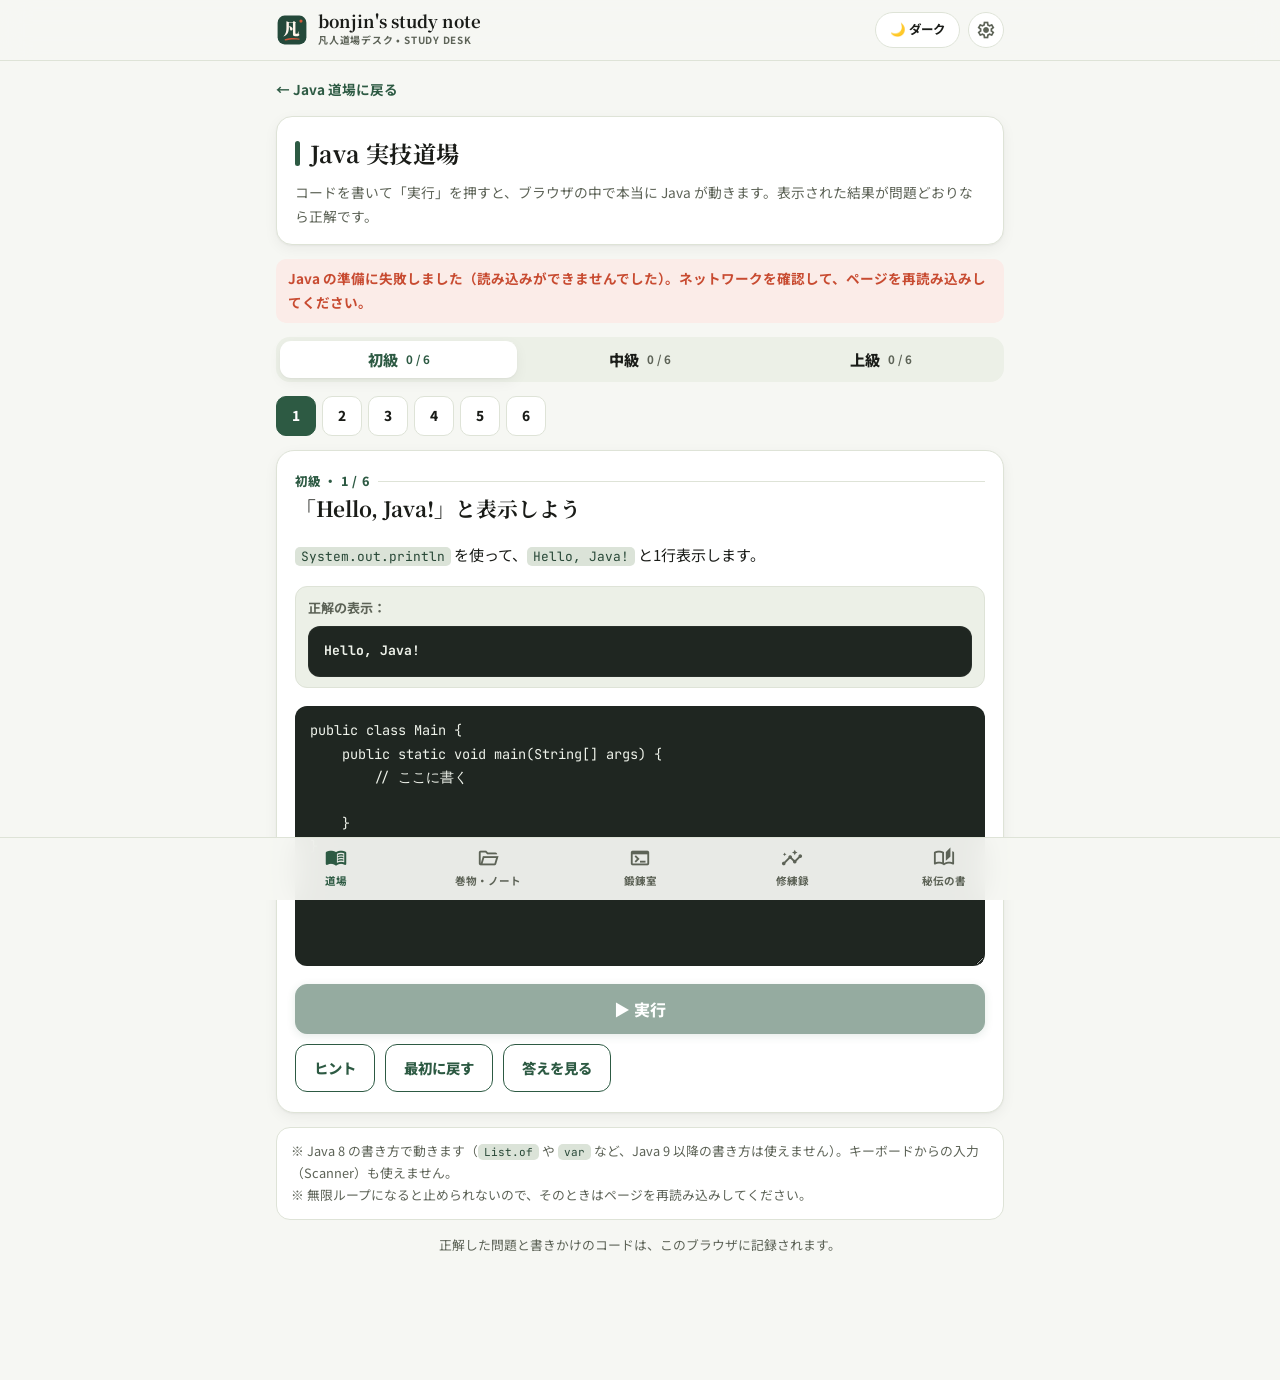
<file: java-run.html>
<!doctype html>
<html lang="ja">
<head>
<meta charset="utf-8">
<meta name="viewport" content="width=device-width,initial-scale=1,viewport-fit=cover">
<script>try{var t=localStorage.getItem("theme");if(t==="light"||t==="dark")document.documentElement.dataset.theme=t;}catch(e){}</script>
<title>Java 実技道場</title>
<link rel="icon" href="logo.svg" type="image/svg+xml">
<link rel="preconnect" href="https://fonts.googleapis.com">
<link rel="stylesheet" href="https://fonts.googleapis.com/css2?family=M+PLUS+Rounded+1c:wght@700;800&family=Zen+Kaku+Gothic+New:wght@400;500;700&family=Source+Code+Pro:wght@400;600&display=swap">
<style>
:root{
  --bg:#f3f5f8; --surface:#ffffff; --surface-2:#e9edf3; --fg:#1d2433; --muted:#5d6779; --line:#d5dbe5;
  --ok:#1f8a4c; --ok-bg:#e3f4ea; --ng:#c23b3b; --ng-bg:#fbe8e8;
  --accent:#7a4fc4; --code-bg:#1f2633; --code-fg:#e7ecf4;
  --f-display:"M PLUS Rounded 1c","Hiragino Maru Gothic ProN",sans-serif;
  --f-body:"Zen Kaku Gothic New","Hiragino Sans","Yu Gothic",sans-serif;
  --f-code:"Source Code Pro",ui-monospace,Menlo,Consolas,monospace;
}
@media (prefers-color-scheme:dark){:root:not([data-theme="light"]){
  --bg:#141922; --surface:#1c2330; --surface-2:#252e3e; --fg:#e6ebf3; --muted:#9aa5b8; --line:#323c4f;
  --ok:#5fd18f; --ok-bg:#173426; --ng:#f08080; --ng-bg:#3a1f22; --accent:#b896f5; --code-bg:#0e1219; color-scheme:dark}}
:root[data-theme="dark"]{
  --bg:#141922; --surface:#1c2330; --surface-2:#252e3e; --fg:#e6ebf3; --muted:#9aa5b8; --line:#323c4f;
  --ok:#5fd18f; --ok-bg:#173426; --ng:#f08080; --ng-bg:#3a1f22; --accent:#b896f5; --code-bg:#0e1219; color-scheme:dark}
[hidden]{display:none!important}
*{box-sizing:border-box}
body{margin:0;background:var(--bg);color:var(--fg);font-family:var(--f-body);font-size:16px;line-height:1.75}
.wrap{max-width:760px;margin:0 auto;padding:20px max(16px,env(safe-area-inset-right,0px)) 48px max(16px,env(safe-area-inset-left,0px));display:flex;flex-direction:column;gap:16px}
.topbar{display:flex;justify-content:space-between;align-items:center;gap:12px;flex-wrap:wrap}
.back{font-size:.85rem;color:var(--muted);text-decoration:none;font-weight:700}
.back:hover{color:var(--accent);text-decoration:underline}
.theme-btn{font:inherit;font-size:.8rem;font-weight:700;color:var(--fg);background:var(--surface);border:1px solid var(--line);border-radius:99px;padding:4px 12px;cursor:pointer}
.theme-btn:hover{border-color:var(--accent)}
h1{font-family:var(--f-display);font-weight:800;font-size:1.6rem;margin:0}
header p{margin:2px 0 0;color:var(--muted);font-size:.9rem}
.status{font-size:.85rem;border-radius:10px;padding:8px 12px;background:var(--surface-2)}
.status.ok{background:var(--ok-bg);color:var(--ok);font-weight:700}
.status.ng{background:var(--ng-bg);color:var(--ng);font-weight:700}
.lvs{display:grid;grid-template-columns:repeat(3,1fr);gap:4px;background:var(--surface-2);border-radius:12px;padding:4px}
.lv{font:inherit;border:0;background:transparent;border-radius:9px;padding:6px 4px;cursor:pointer;color:var(--muted);display:flex;flex-direction:column;align-items:center}
.lv b{font-family:var(--f-display);font-size:.95rem;color:var(--fg);line-height:1.4}
.lv small{font-size:.72rem}
.lv[aria-selected="true"]{background:var(--surface);box-shadow:0 1px 3px rgba(0,0,0,.15)}
.lv[aria-selected="true"] b{color:var(--accent)}
.exlist{display:flex;flex-wrap:wrap;gap:6px}
.exbtn{font:inherit;font-size:.85rem;width:2.4em;height:2.4em;border-radius:8px;border:1px solid var(--line);background:var(--surface);color:var(--fg);cursor:pointer}
.exbtn[aria-pressed="true"]{border-color:var(--accent);background:var(--accent);color:var(--surface)}
.exbtn.done{border-color:var(--ok);color:var(--ok)}
.exbtn.done[aria-pressed="true"]{background:var(--ok);color:var(--surface)}
.panel{background:var(--surface);border:1px solid var(--line);border-radius:16px;padding:22px 20px;display:flex;flex-direction:column;gap:14px;min-width:0}
.eyebrow{font-size:.75rem;letter-spacing:.12em;color:var(--accent);font-weight:700}
.panel h2{font-family:var(--f-display);font-size:1.25rem;margin:0;line-height:1.4}
.task{margin:0;white-space:pre-line}
code{font-family:var(--f-code);font-size:.9em;background:var(--surface-2);padding:1px 5px;border-radius:5px}
.expect{font-size:.85rem;color:var(--muted)}
.expect pre{margin:4px 0 0}
textarea{width:100%;min-height:260px;font-family:var(--f-code);font-size:.88rem;line-height:1.55;color:var(--code-fg);background:var(--code-bg);border:1px solid var(--line);border-radius:10px;padding:12px 14px;resize:vertical;tab-size:4;white-space:pre;overflow-wrap:normal;overflow-x:auto}
textarea:focus{outline:2px solid var(--accent);outline-offset:1px}
pre{margin:0;background:var(--code-bg);color:var(--code-fg);border-radius:10px;padding:12px 14px;font-family:var(--f-code);font-size:.85rem;line-height:1.55;white-space:pre-wrap;word-break:break-word}
.row{display:flex;flex-wrap:wrap;gap:8px;align-items:center}
.btn{font:inherit;font-weight:700;font-size:.9rem;border-radius:10px;padding:8px 16px;cursor:pointer;border:1px solid var(--accent);background:var(--accent);color:var(--surface)}
.btn.ghost{background:transparent;color:var(--accent)}
.btn:disabled{opacity:.5;cursor:default}
.btn:focus-visible,.lv:focus-visible,.exbtn:focus-visible,.theme-btn:focus-visible{outline:3px solid var(--accent);outline-offset:2px}
.fb{font-size:.92rem;border-radius:8px;padding:8px 12px;background:var(--surface-2)}
.fb strong.ok{color:var(--ok)} .fb strong.ng{color:var(--ng)}
.outlabel{font-size:.75rem;color:var(--muted);margin-bottom:4px}
.note{font-size:.8rem;color:var(--muted);margin:0}
#console{display:none}
footer{color:var(--muted);font-size:.8rem;text-align:center}
</style>
<link rel="preconnect" href="https://fonts.googleapis.com">
<link rel="preconnect" href="https://fonts.gstatic.com" crossorigin>
<link rel="stylesheet" href="https://fonts.googleapis.com/css2?family=Noto+Sans+JP:wght@400;500;700;800&family=Noto+Serif+JP:wght@600;700&family=JetBrains+Mono:wght@400;600&display=swap">
<link rel="stylesheet" href="https://fonts.googleapis.com/css2?family=Material+Symbols+Outlined:opsz,wght,FILL,GRAD@20..48,100..700,0..1,-50..200&display=block">
<link rel="stylesheet" href="css/dojo-skin.css?v=9">
</head>
<body class="run-page">
<header class="dj-top"><div class="dj-top-in">
  <a class="dj-brand" href="index.html"><img class="logo-l" src="logo.svg" alt="" width="32" height="32"><img class="logo-d" src="logo-dark.svg" alt="" width="32" height="32"><span><b>bonjin's study note</b><small>凡人道場デスク • STUDY DESK</small></span></a>
  <div class="dj-tools"><button type="button" class="theme-btn" id="themeBtn"></button><a class="dj-gear" href="settings.html" aria-label="設定"><span class="material-symbols-outlined">settings</span></a></div>
</div></header>

<div class="wrap">
  <div class="topbar"><a class="back" href="java.html">← Java 道場に戻る</a></div>
  <header>
    <h1>Java 実技道場</h1>
    <p>コードを書いて「実行」を押すと、ブラウザの中で本当に Java が動きます。表示された結果が問題どおりなら正解です。</p>
  </header>
  <div class="status" id="status" role="status">Java を準備しています…（はじめて開いたときは、1分くらいかかることがあります）</div>
  <div class="lvs" id="lvs" role="tablist" aria-label="レベル"></div>
  <div class="exlist" id="exlist" aria-label="問題"></div>
  <main class="panel" id="panel"></main>
  <p class="note">※ Java 8 の書き方で動きます（<code>List.of</code> や <code>var</code> など、Java 9 以降の書き方は使えません）。キーボードからの入力（Scanner）も使えません。<br>※ 無限ループになると止められないので、そのときはページを再読み込みしてください。</p>
  <footer>正解した問題と書きかけのコードは、このブラウザに記録されます。</footer>
</div>
<pre id="console"></pre>

<script src="https://cjrtnc.leaningtech.com/4.3/loader.js"></script>
<script>
/* 実行して練習：Java 8 の範囲で書ける問題（List.of などは使わない） */
const EX=[
/* ===== 初級 ===== */
[
 {id:"r-0-0",t:"「Hello, Java!」と表示しよう",task:"`System.out.println` を使って、`Hello, Java!` と1行表示します。",
  start:`public class Main {
    public static void main(String[] args) {
        // ここに書く

    }
}`,
  out:"Hello, Java!",hint:"表示して改行する命令は `System.out.println(…);` です。文字は `\"` で囲みます。",
  ans:`public class Main {
    public static void main(String[] args) {
        System.out.println("Hello, Java!");
    }
}`},
 {id:"r-0-1",t:"変数で合計金額を計算しよう",task:"`int` の変数 `price`（120）と `count`（3）を作り、合計を `合計：360円` の形で表示します。",
  start:`public class Main {
    public static void main(String[] args) {
        // price と count を作る

        // 合計を表示する

    }
}`,
  out:"合計：360円",hint:"`int 変数名 = 値;` で変数を作ります。文字と数字は `+` でつなげられます。計算部分は `( )` で囲むと安全です。",
  ans:`public class Main {
    public static void main(String[] args) {
        int price = 120;
        int count = 3;
        System.out.println("合計：" + (price * count) + "円");
    }
}`},
 {id:"r-0-2",t:"割り算の商と余りを出そう",task:"17 を 5 で割った「商」と「余り」を、それぞれ1行ずつ表示します。\n1行目：`3`、2行目：`2`",
  start:`public class Main {
    public static void main(String[] args) {
        int a = 17;
        int b = 5;
        // 商を表示

        // 余りを表示

    }
}`,
  out:"3\n2",hint:"int どうしの `/` は商（小数は切り捨て）、`%` は余りです。",
  ans:`public class Main {
    public static void main(String[] args) {
        int a = 17;
        int b = 5;
        System.out.println(a / b);
        System.out.println(a % b);
    }
}`},
 {id:"r-0-3",t:"if で合格・不合格を判定しよう",task:"`score` が 60 以上なら `合格`、そうでなければ `不合格` と表示します。\n（score は 75 なので、`合格` と出れば正解）",
  start:`public class Main {
    public static void main(String[] args) {
        int score = 75;
        // if と else で分ける

    }
}`,
  out:"合格",hint:"「以上」は `>=` です。`if (条件) { … } else { … }` の形です。",
  ans:`public class Main {
    public static void main(String[] args) {
        int score = 75;
        if (score >= 60) {
            System.out.println("合格");
        } else {
            System.out.println("不合格");
        }
    }
}`},
 {id:"r-0-4",t:"for で 1〜5 を表示しよう",task:"for 文を使って、1 から 5 までの数を1行に1つずつ表示します。",
  start:`public class Main {
    public static void main(String[] args) {
        // for 文を書く

    }
}`,
  out:"1\n2\n3\n4\n5",hint:"`for (int i = 開始; 条件; i++) { … }` の形です。5 も表示したいので、条件の記号に注意しましょう。",
  ans:`public class Main {
    public static void main(String[] args) {
        for (int i = 1; i <= 5; i++) {
            System.out.println(i);
        }
    }
}`},
 {id:"r-0-5",t:"1〜10 の合計を出そう",task:"for 文で 1 から 10 までを足して、最後に合計だけを表示します（`55` と出れば正解）。",
  start:`public class Main {
    public static void main(String[] args) {
        int sum = 0;
        // for 文で足していく

        System.out.println(sum);
    }
}`,
  out:"55",hint:"ループの中で `sum += i;` のように足していきます。表示はループの外（後）です。",
  ans:`public class Main {
    public static void main(String[] args) {
        int sum = 0;
        for (int i = 1; i <= 10; i++) {
            sum += i;
        }
        System.out.println(sum);
    }
}`}
],
/* ===== 中級 ===== */
[
 {id:"r-1-0",t:"配列の合計を出そう",task:"配列 `scores` の点数を全部足して、`合計：235` と表示します。",
  start:`public class Main {
    public static void main(String[] args) {
        int[] scores = {80, 65, 90};
        int total = 0;
        // 拡張for文で足す

        System.out.println("合計：" + total);
    }
}`,
  out:"合計：235",hint:"拡張for文は `for (int s : scores) { … }` の形です。",
  ans:`public class Main {
    public static void main(String[] args) {
        int[] scores = {80, 65, 90};
        int total = 0;
        for (int s : scores) {
            total += s;
        }
        System.out.println("合計：" + total);
    }
}`},
 {id:"r-1-1",t:"足し算のメソッドを作ろう",task:"2つの int を受け取って、足した結果を返す `add` メソッドを作ります。main では `add(3, 4)` の結果（`7`）を表示します。",
  start:`public class Main {
    // ここに add メソッドを作る


    public static void main(String[] args) {
        System.out.println(add(3, 4));
    }
}`,
  out:"7",hint:"main から直接呼ぶので `static` をつけます。`public static 戻り値の型 メソッド名(引数) { return …; }` の形です。",
  ans:`public class Main {
    public static int add(int a, int b) {
        return a + b;
    }

    public static void main(String[] args) {
        System.out.println(add(3, 4));
    }
}`},
 {id:"r-1-2",t:"配列の最大値を探そう",task:"配列 `nums` の中でいちばん大きい数を表示します（`12` と出れば正解）。",
  start:`public class Main {
    public static void main(String[] args) {
        int[] nums = {3, 12, 8, 5};
        int max = nums[0];
        // 1つずつ比べて、大きければ max を入れ替える

        System.out.println(max);
    }
}`,
  out:"12",hint:"拡張for文の中で `if (n > max)` なら `max = n;` にします。",
  ans:`public class Main {
    public static void main(String[] args) {
        int[] nums = {3, 12, 8, 5};
        int max = nums[0];
        for (int n : nums) {
            if (n > max) {
                max = n;
            }
        }
        System.out.println(max);
    }
}`},
 {id:"r-1-3",t:"Car クラスを作って動かそう",task:"`brand` フィールドとコンストラクタ、`start()` メソッドを持つ `Car` クラスを作ります。\nmain では `new Car(\"Toyota\")` を作って `start()` を呼び、`Toyota is starting.` と表示します。",
  start:`class Car {
    // brand フィールド・コンストラクタ・start() を作る

}

public class Main {
    public static void main(String[] args) {
        Car myCar = new Car("Toyota");
        myCar.start();
    }
}`,
  out:"Toyota is starting.",hint:"コンストラクタはクラスと同じ名前で、戻り値の型を書きません。`this.brand = brand;` でフィールドに入れます。",
  ans:`class Car {
    private String brand;

    public Car(String brand) {
        this.brand = brand;
    }

    public void start() {
        System.out.println(brand + " is starting.");
    }
}

public class Main {
    public static void main(String[] args) {
        Car myCar = new Car("Toyota");
        myCar.start();
    }
}`},
 {id:"r-1-4",t:"List に追加して数を数えよう",task:"`ArrayList` に「田中」「佐藤」「鈴木」を追加して、要素の数を表示します（`3` と出れば正解）。",
  start:`import java.util.ArrayList;
import java.util.List;

public class Main {
    public static void main(String[] args) {
        List<String> names = new ArrayList<>();
        // 3人追加する

        // 数を表示する

    }
}`,
  out:"3",hint:"追加は `add()`、要素数は `size()` です。",
  ans:`import java.util.ArrayList;
import java.util.List;

public class Main {
    public static void main(String[] args) {
        List<String> names = new ArrayList<>();
        names.add("田中");
        names.add("佐藤");
        names.add("鈴木");
        System.out.println(names.size());
    }
}`},
 {id:"r-1-5",t:"Map でコードを表示名に変えよう",task:"`statusMap` に `PENDING` → `受付中`、`DONE` → `完了` を入れて、`PENDING` の表示名を表示します。",
  start:`import java.util.HashMap;
import java.util.Map;

public class Main {
    public static void main(String[] args) {
        Map<String, String> statusMap = new HashMap<>();
        // 2つ入れる

        // PENDING の表示名を表示する

    }
}`,
  out:"受付中",hint:"入れるのは `put(キー, 値)`、取り出すのは `get(キー)` です。",
  ans:`import java.util.HashMap;
import java.util.Map;

public class Main {
    public static void main(String[] args) {
        Map<String, String> statusMap = new HashMap<>();
        statusMap.put("PENDING", "受付中");
        statusMap.put("DONE", "完了");
        System.out.println(statusMap.get("PENDING"));
    }
}`}
],
/* ===== 上級 ===== */
[
 {id:"r-2-0",t:"例外を受け止めよう",task:"`Integer.parseInt(\"abc\")` で起きる例外を catch して、`数値に変換できません` と表示します。",
  start:`public class Main {
    public static void main(String[] args) {
        // try-catch で囲む
        int n = Integer.parseInt("abc");
        System.out.println(n);
    }
}`,
  out:"数値に変換できません",hint:"数字にできない文字列を変換したときの例外は `NumberFormatException` です。",
  ans:`public class Main {
    public static void main(String[] args) {
        try {
            int n = Integer.parseInt("abc");
            System.out.println(n);
        } catch (NumberFormatException e) {
            System.out.println("数値に変換できません");
        }
    }
}`},
 {id:"r-2-1",t:"finally で必ず実行しよう",task:"0 で割る計算を try で囲み、catch で `0で割れません`、finally で `終了` と表示します。\n1行目：`0で割れません`、2行目：`終了`",
  start:`public class Main {
    public static void main(String[] args) {
        int a = 10;
        int b = 0;
        // try-catch-finally を書く
        System.out.println(a / b);
    }
}`,
  out:"0で割れません\n終了",hint:"0 で割ったときの例外は `ArithmeticException` です。finally は catch の後ろに書きます。",
  ans:`public class Main {
    public static void main(String[] args) {
        int a = 10;
        int b = 0;
        try {
            System.out.println(a / b);
        } catch (ArithmeticException e) {
            System.out.println("0で割れません");
        } finally {
            System.out.println("終了");
        }
    }
}`},
 {id:"r-2-2",t:"Stream で偶数だけにしよう",task:"`numbers` から偶数だけを取り出したリストを表示します（`[2, 4, 6]` と出れば正解）。",
  start:`import java.util.Arrays;
import java.util.List;
import java.util.stream.Collectors;

public class Main {
    public static void main(String[] args) {
        List<Integer> numbers = Arrays.asList(1, 2, 3, 4, 5, 6);
        List<Integer> evens = numbers.stream()
            // ここに filter と collect を書く
            ;
        System.out.println(evens);
    }
}`,
  out:"[2, 4, 6]",hint:"`filter(n -> 条件)` で絞り込み、`collect(Collectors.toList())` でリストにまとめます。偶数は「2で割った余りが0」です。",
  ans:`import java.util.Arrays;
import java.util.List;
import java.util.stream.Collectors;

public class Main {
    public static void main(String[] args) {
        List<Integer> numbers = Arrays.asList(1, 2, 3, 4, 5, 6);
        List<Integer> evens = numbers.stream()
            .filter(n -> n % 2 == 0)
            .collect(Collectors.toList());
        System.out.println(evens);
    }
}`},
 {id:"r-2-3",t:"Stream で大文字に変換しよう",task:"`names` の文字を全部大文字にしたリストを表示します（`[JAVA, SPRING]` と出れば正解）。",
  start:`import java.util.Arrays;
import java.util.List;
import java.util.stream.Collectors;

public class Main {
    public static void main(String[] args) {
        List<String> names = Arrays.asList("java", "spring");
        List<String> upper = names.stream()
            // ここに map と collect を書く
            ;
        System.out.println(upper);
    }
}`,
  out:"[JAVA, SPRING]",hint:"変換は `map` です。大文字にするメソッドは `toUpperCase()`（メソッド参照なら `String::toUpperCase`）です。",
  ans:`import java.util.Arrays;
import java.util.List;
import java.util.stream.Collectors;

public class Main {
    public static void main(String[] args) {
        List<String> names = Arrays.asList("java", "spring");
        List<String> upper = names.stream()
            .map(String::toUpperCase)
            .collect(Collectors.toList());
        System.out.println(upper);
    }
}`},
 {id:"r-2-4",t:"継承してオーバーライドしよう",task:"`Animal` を継承した `Dog` クラスを作り、`sound()` をオーバーライドして `ワンワン！` と表示されるようにします。",
  start:`class Animal {
    void sound() {
        System.out.println("動物の鳴き声");
    }
}

// ここに Dog クラスを作る


public class Main {
    public static void main(String[] args) {
        Animal a = new Dog();
        a.sound();
    }
}`,
  out:"ワンワン！",hint:"`class Dog extends Animal { … }` の中で、同じ名前の `sound()` を書き直します。`@Override` も付けましょう。",
  ans:`class Animal {
    void sound() {
        System.out.println("動物の鳴き声");
    }
}

class Dog extends Animal {
    @Override
    void sound() {
        System.out.println("ワンワン！");
    }
}

public class Main {
    public static void main(String[] args) {
        Animal a = new Dog();
        a.sound();
    }
}`},
 {id:"r-2-5",t:"インターフェースを実装しよう",task:"`Flyable` インターフェースを実装した `Bird` クラスを作り、`fly()` で `Bird is flying.` と表示されるようにします。",
  start:`interface Flyable {
    void fly();
}

// ここに Bird クラスを作る


public class Main {
    public static void main(String[] args) {
        Flyable f = new Bird();
        f.fly();
    }
}`,
  out:"Bird is flying.",hint:"`class Bird implements Flyable { … }` の中で `fly()` を書きます。インターフェースのメソッドは `public` を付けて実装します。",
  ans:`interface Flyable {
    void fly();
}

class Bird implements Flyable {
    @Override
    public void fly() {
        System.out.println("Bird is flying.");
    }
}

public class Main {
    public static void main(String[] args) {
        Flyable f = new Bird();
        f.fly();
    }
}`}
]];

const LV=["初級","中級","上級"];
const KEY="java-run-v1";
const $=s=>document.querySelector(s);
const esc=s=>String(s).replace(/[&<>"]/g,c=>({"&":"&amp;","<":"&lt;",">":"&gt;",'"':"&quot;"}[c]));
const md=s=>esc(s).replace(/`([^`]+)`/g,"<code>$1</code>");
const wait=ms=>new Promise(r=>setTimeout(r,ms));
const norm=s=>String(s).replace(/\r/g,"").split("\n").map(l=>l.replace(/\s+$/,"")).join("\n").replace(/\s+$/,"");

/* ===== 修練の記録（トップページ・修練録と共通） =====
   dojo-log  : {"2026-11-06": {"coding": {"ok": 3, "ng": 1}, "run": {"ok": 2, "ng": 0}}}  その日の正解・不正解の回数
   dojo-last : {"coding": {"ch": 4, "title": "Flexbox", "sub": "CSS ・ 中級"}}  最後に開いた項目 */
function dojoToday(){const d=new Date();return d.getFullYear()+"-"+String(d.getMonth()+1).padStart(2,"0")+"-"+String(d.getDate()).padStart(2,"0");}
function dojoLog(dojo,ok){if(ok===undefined)ok=true;try{const L=JSON.parse(localStorage.getItem("dojo-log")||"{}");const k=dojoToday();L[k]=L[k]||{};let d=L[k][dojo];if(typeof d!=="object"||!d)d={ok:+d||0,ng:0};d[ok?"ok":"ng"]++;L[k][dojo]=d;localStorage.setItem("dojo-log",JSON.stringify(L));}catch(e){}}
function dojoLast(dojo,info){try{const M=JSON.parse(localStorage.getItem("dojo-last")||"{}");info.at=Date.now();M[dojo]=info;localStorage.setItem("dojo-last",JSON.stringify(M));}catch(e){}}
let store={done:{},code:{}};
try{const s=JSON.parse(localStorage.getItem(KEY)||"null"); if(s) store=Object.assign(store,s);}catch(e){}
const save=()=>{try{localStorage.setItem(KEY,JSON.stringify(store));}catch(e){}};
let state={lv:0,i:0};
try{const s=JSON.parse(localStorage.getItem(KEY+"-pos")||"null"); if(s&&EX[s.lv]&&EX[s.lv][s.i]) state=s;}catch(e){}

/* ===== Java の準備（CheerpJ） ===== */
let ready=false, busy=false, runNo=0;
const APP="/app"+location.pathname.replace(/[^/]*$/,"");      /* 例：/app/study-note/ */
const CP=APP+"tools.jar:/files/";
function setStatus(cls,text){const s=$("#status");s.className="status "+cls;s.textContent=text;}
async function initJava(){
  if(typeof cheerpjInit!=="function"){setStatus("ng","Java の準備に失敗しました（読み込みができませんでした）。ネットワークを確認して、ページを再読み込みしてください。");return;}
  try{
    await cheerpjInit({status:"none"});
    ready=true; setStatus("ok","準備ができました。最初の1回の実行は、少し時間がかかります。");
    render();
  }catch(e){setStatus("ng","Java の準備に失敗しました："+e);}
}
function addFile(path,text){
  const f=window.cheerpOSAddStringFile||window.cheerpjAddStringFile;
  f(path,new TextEncoder().encode(text));
}
async function readConsole(){await wait(80); return $("#console").textContent;}
async function runJava(code){
  const m=code.match(/public\s+class\s+(\w+)/); const cls=m?m[1]:"Main";
  const pkg="run"+Date.now().toString(36)+(++runNo);
  addFile("/str/"+cls+".java","package "+pkg+"; "+code);   /* 同じ行に書くので、エラーの行番号はずれない */
  const con=$("#console"); con.textContent="";
  const rc=await cheerpjRunMain("com.sun.tools.javac.Main",CP,"/str/"+cls+".java","-d","/files/","-encoding","UTF-8","-nowarn");
  const ctext=await readConsole();
  if(rc!==0) return {phase:"compile",text:ctext.replaceAll(pkg+".","").replaceAll("/str/","")};
  con.textContent="";
  const rc2=await cheerpjRunMain(pkg+"."+cls,CP);
  const rtext=await readConsole();
  return {phase:"run",rc:rc2,text:rtext.replaceAll(pkg+".","")};
}

/* ===== 画面 ===== */
const cur=()=>EX[state.lv][state.i];
function renderNav(){
  $("#lvs").innerHTML=LV.map((n,lv)=>{const d=EX[lv].filter(e=>store.done[e.id]).length;
    return `<button class="lv" role="tab" aria-selected="${state.lv===lv}" data-lv="${lv}"><b>${n}${d===EX[lv].length?" ✓":""}</b><small>${d} / ${EX[lv].length}</small></button>`;}).join("");
  $("#exlist").innerHTML=EX[state.lv].map((e,i)=>`<button class="exbtn ${store.done[e.id]?"done":""}" aria-pressed="${i===state.i}" data-i="${i}" aria-label="問題${i+1}">${i+1}</button>`).join("");
}
function render(){
  try{localStorage.setItem(KEY+"-pos",JSON.stringify(state));}catch(e){}
  {let ch=state.i+1;for(let l=0;l<state.lv;l++)ch+=EX[l].length; dojoLast("run",{ch:ch,title:EX[state.lv][state.i].t,sub:LV[state.lv]+" ・ 問題"+(state.i+1)});}
  renderNav();
  const e=cur();
  $("#panel").innerHTML=`
    <div><div class="eyebrow">${LV[state.lv]} ・ ${state.i+1} / ${EX[state.lv].length}${store.done[e.id]?" ・ 正解済み":""}</div><h2>${esc(e.t)}</h2></div>
    <p class="task">${md(e.task)}</p>
    <div class="expect">正解の表示：<pre>${esc(e.out)}</pre></div>
    <textarea id="code" spellcheck="false" autocapitalize="off" autocomplete="off" aria-label="コードを書く場所"></textarea>
    <div class="row">
      <button type="button" class="btn" id="run" ${ready&&!busy?"":"disabled"}>▶ 実行</button>
      <button type="button" class="btn ghost" id="hint">ヒント</button>
      <button type="button" class="btn ghost" id="reset">最初に戻す</button>
      <button type="button" class="btn ghost" id="show">答えを見る</button>
    </div>
    <div class="fb" id="fb" hidden></div>
    <div id="outbox" hidden><div class="outlabel" id="outlabel">実行結果</div><pre id="out"></pre></div>`;
  const ta=$("#code"); ta.value=store.code[e.id]!=null?store.code[e.id]:e.start;
  ta.addEventListener("input",()=>{store.code[e.id]=ta.value;save();});
  ta.addEventListener("keydown",ev=>{
    if(ev.key==="Tab"&&!ev.shiftKey){ev.preventDefault();const s=ta.selectionStart,en=ta.selectionEnd;ta.setRangeText("    ",s,en,"end");store.code[e.id]=ta.value;save();}
  });
  $("#run").addEventListener("click",doRun);
  $("#hint").addEventListener("click",()=>{if(fbKind()==="hint") hideFb(); else fb(`<strong>ヒント</strong> ${md(e.hint)}`,"hint");});
  $("#reset").addEventListener("click",()=>{ta.value=e.start;delete store.code[e.id];save();fb("最初のコードに戻しました。");});
  $("#show").addEventListener("click",()=>{if(fbKind()==="ans") hideFb(); else fb(`<strong>答えの例</strong><pre style="margin-top:6px">${esc(e.ans)}</pre>`,"ans");});
}
/* ヒント・答えは、もう一度押すと隠れる */
function fbKind(){const f=$("#fb");return f&&!f.hidden?f.dataset.kind:"";}
function syncBtns(){const k=fbKind(),h=$("#hint"),a=$("#show");
  if(h){h.textContent=k==="hint"?"ヒントを隠す":"ヒント";h.setAttribute("aria-pressed",k==="hint");}
  if(a){a.textContent=k==="ans"?"答えを隠す":"答えを見る";a.setAttribute("aria-pressed",k==="ans");}}
function fb(html,kind){const f=$("#fb");f.hidden=false;f.innerHTML=html;f.dataset.kind=kind||"";syncBtns();}
function hideFb(){const f=$("#fb");f.hidden=true;f.innerHTML="";f.dataset.kind="";syncBtns();}
function showOut(label,text){$("#outbox").hidden=false;$("#outlabel").textContent=label;$("#out").textContent=text||"（何も表示されませんでした）";}
async function doRun(){
  if(!ready||busy) return;
  const e=cur(),code=$("#code").value;
  busy=true; const btn=$("#run"); btn.disabled=true; btn.textContent="実行中…";
  fb("コンパイルして実行しています…");
  try{
    const r=await runJava(code);
    if(r.phase!=="run"||r.rc!==0||norm(r.text)!==norm(e.out)) dojoLog("run",false);
    if(r.phase==="compile"){
      showOut("コンパイルエラー",r.text);
      fb(`<strong class="ng">コンパイルエラー</strong> 書き方にまちがいがあります。下のメッセージの「Main.java:数字:」の数字が行番号です。その行のあたりを見直してみましょう。`);
    }else if(r.rc!==0){
      showOut("実行時エラー",r.text);
      fb(`<strong class="ng">実行時エラー</strong> 実行中に例外が起きました。下のメッセージの最初の行に、例外の名前が出ています。`);
    }else if(norm(r.text)===norm(e.out)){
      showOut("実行結果",r.text);
      const first=!store.done[e.id]; store.done[e.id]=true; save(); dojoLog("run"); renderNav();
      fb(`<strong class="ok">正解！</strong> 問題どおりに表示されました。${first?"":"（前にも正解しています）"}`);
    }else{
      showOut("実行結果",r.text);
      fb(`<strong class="ng">もう少し</strong> 動きましたが、表示が問題と違います。「正解の表示」と1文字ずつ見比べてみましょう（記号やスペースも見られます）。`);
    }
  }catch(err){
    fb(`<strong class="ng">うまく実行できませんでした</strong> ${esc(String(err))}`);
  }finally{
    busy=false; const b=$("#run"); if(b){b.disabled=!ready; b.textContent="▶ 実行";}
  }
}
$("#lvs").addEventListener("click",ev=>{const b=ev.target.closest("[data-lv]");if(!b||busy)return;state={lv:+b.dataset.lv,i:0};render();});
$("#exlist").addEventListener("click",ev=>{const b=ev.target.closest("[data-i]");if(!b||busy)return;state.i=+b.dataset.i;render();});

/* ===== ライト / ダーク切り替え（ほかのページと共通の "theme"） ===== */
(function(){
  const btn=$("#themeBtn"), root=document.documentElement;
  const now=()=>root.dataset.theme||(matchMedia("(prefers-color-scheme: dark)").matches?"dark":"light");
  const show=()=>{const d=now()==="dark";btn.textContent=d?"☀ ライト":"🌙 ダーク";btn.setAttribute("aria-label",d?"ライトモードにする":"ダークモードにする");};
  btn.addEventListener("click",()=>{const t=now()==="dark"?"light":"dark";root.dataset.theme=t;try{localStorage.setItem("theme",t);}catch(e){}show();});
  show();
})();

render();
initJava();
</script>
<nav class="dj-nav" aria-label="メニュー"><div class="dj-nav-in">
  <a href="index.html" aria-current="page"><span class="material-symbols-outlined">menu_book</span><span>道場</span></a>
  <a href="scrolls.html"><span class="material-symbols-outlined">folder_open</span><span>巻物・ノート</span></a>
  <a href="daily.html"><span class="material-symbols-outlined">terminal</span><span>鍛錬室</span></a>
  <a href="log.html"><span class="material-symbols-outlined">insights</span><span>修練録</span></a>
  <a href="secrets.html"><span class="material-symbols-outlined">auto_stories</span><span>秘伝の書</span></a>
</div></nav>
</body>
</html>
</file>
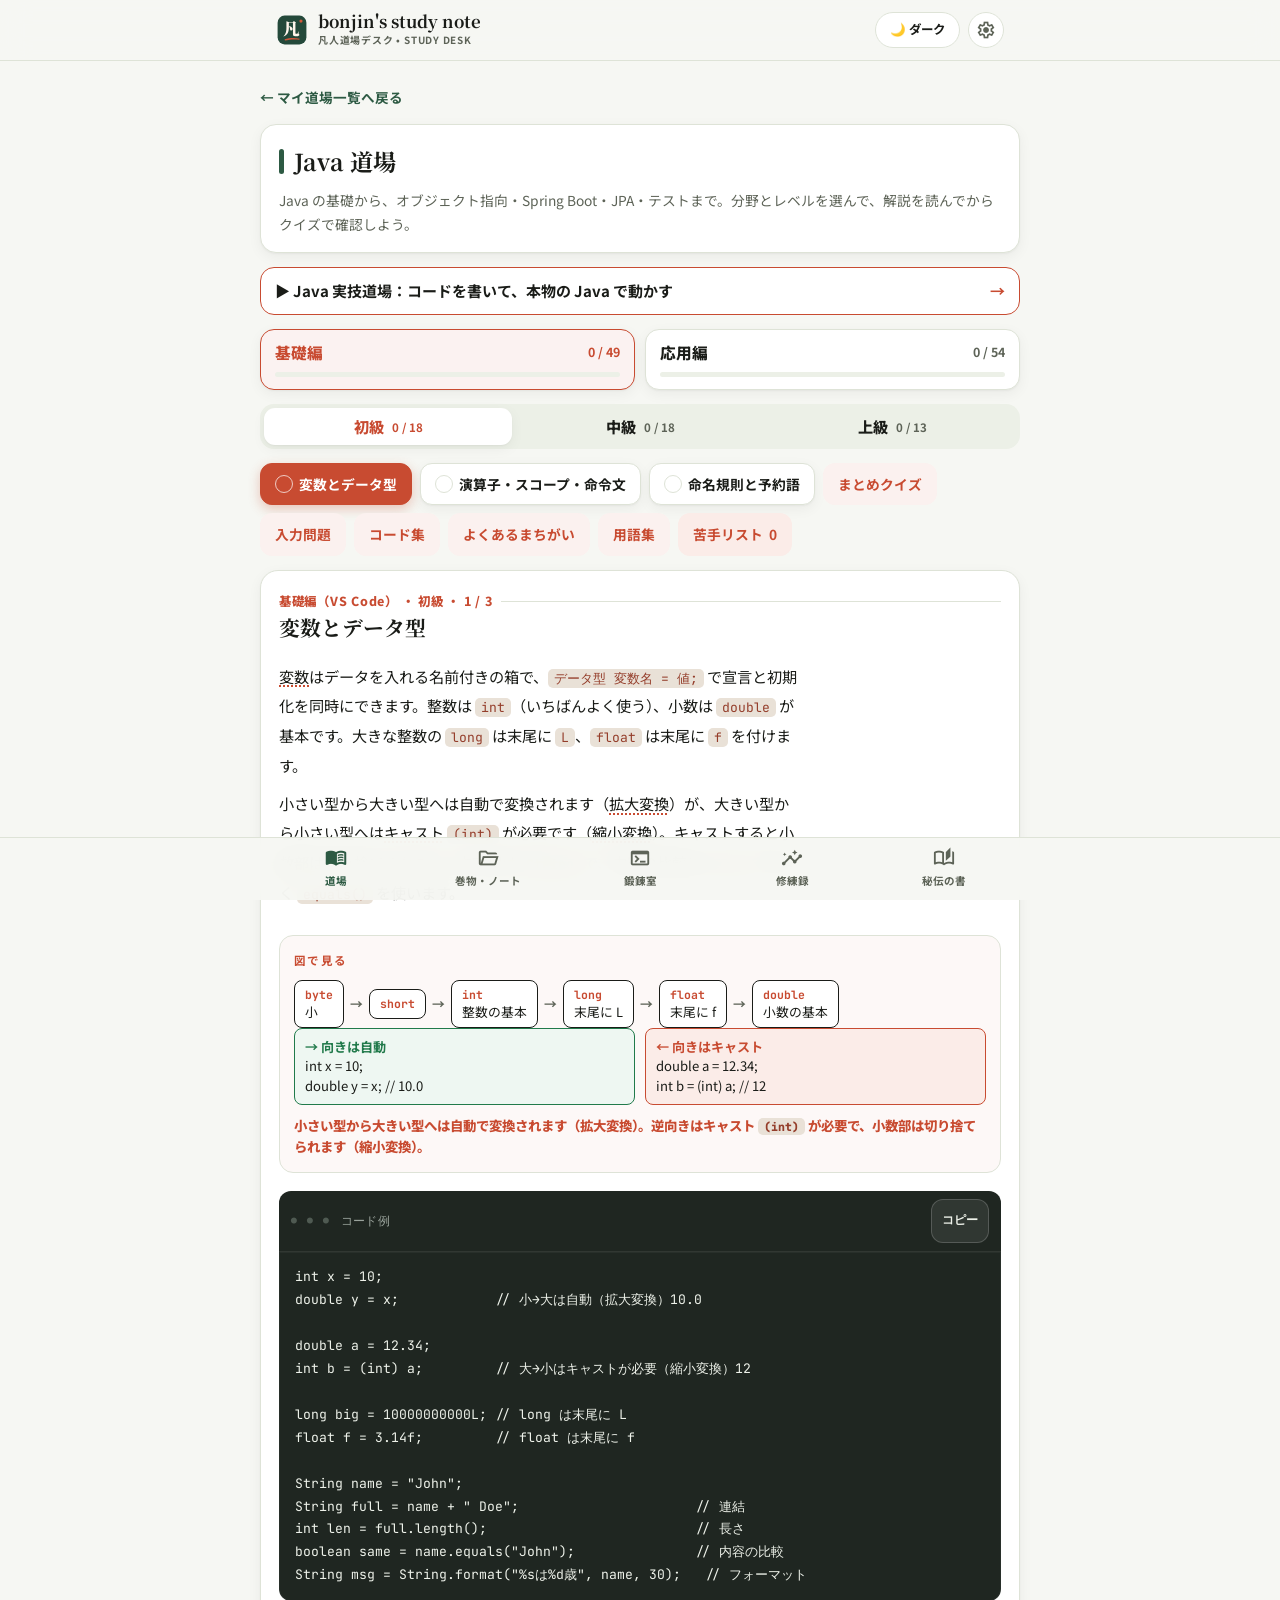
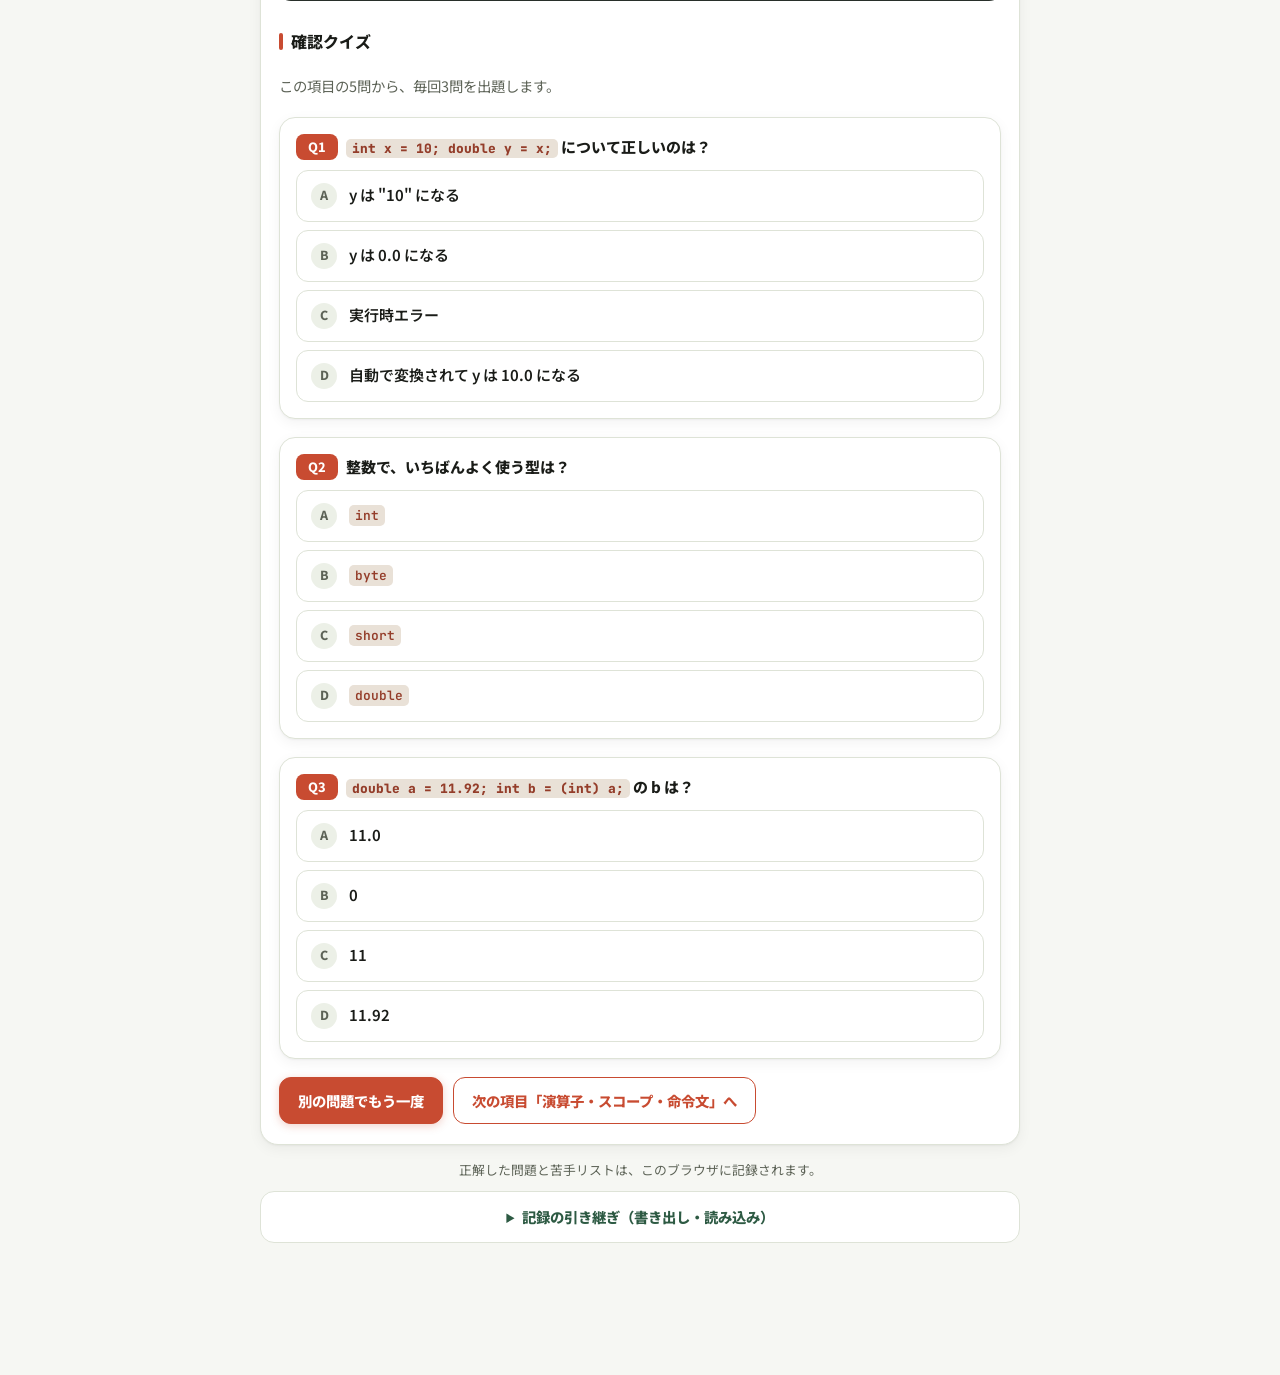
<file: java.html>
<!doctype html>
<html lang="ja">
<head>
<meta charset="utf-8">
<meta name="viewport" content="width=device-width,initial-scale=1,viewport-fit=cover">
<script>try{var t=localStorage.getItem("theme");if(t==="light"||t==="dark")document.documentElement.dataset.theme=t;}catch(e){}</script>
<title>Java 道場</title>
<link rel="icon" href="logo.svg" type="image/svg+xml">
<link rel="preconnect" href="https://fonts.googleapis.com">
<link rel="stylesheet" href="https://fonts.googleapis.com/css2?family=M+PLUS+Rounded+1c:wght@700;800&family=Zen+Kaku+Gothic+New:wght@400;500;700&family=Source+Code+Pro:wght@400;600&display=swap">
<style>
/* Layout: 1カラムのノート。科目タブ → レベル切り替え → 項目チップ → 本文（解説→コード→クイズ） */
:root{
  --bg:#f3f5f8; --surface:#ffffff; --surface-2:#e9edf3; --fg:#1d2433; --muted:#5d6779; --line:#d5dbe5;
  --ok:#1f8a4c; --ok-bg:#e3f4ea; --ng:#c23b3b; --ng-bg:#fbe8e8;
  --c-html:#d4501f; --c-css:#2d68cf; --c-js:#a87b00; --c-db:#0f8273;
  --code-bg:#1f2633; --code-fg:#e7ecf4;
  --f-display:"M PLUS Rounded 1c","Hiragino Maru Gothic ProN",sans-serif;
  --f-body:"Zen Kaku Gothic New","Hiragino Sans","Yu Gothic",sans-serif;
  --f-code:"Source Code Pro",ui-monospace,Menlo,Consolas,monospace;
  --accent:var(--c-html);
  --preview-bg:#ffffff; /* プレビューは常に白い紙として表示 */
  --dg-1:#2d68cf; --dg-2:#d4501f; --dg-hl:#fff3cf; /* 図：JOINの色分け・行の強調 */
}
@media (prefers-color-scheme:dark){:root:not([data-theme="light"]){
  --bg:#141922; --surface:#1c2330; --surface-2:#252e3e; --fg:#e6ebf3; --muted:#9aa5b8; --line:#323c4f;
  --ok:#5fd18f; --ok-bg:#173426; --ng:#f08080; --ng-bg:#3a1f22;
  --c-html:#ff8a5c; --c-css:#7aa7ff; --c-js:#f0c94a; --c-db:#4fd0bd;
  --code-bg:#0e1219; --code-fg:#e7ecf4; --dg-1:#5b8ff0; --dg-2:#e8794b; --dg-hl:#3a3420; color-scheme:dark}}
:root[data-theme="dark"]{
  --bg:#141922; --surface:#1c2330; --surface-2:#252e3e; --fg:#e6ebf3; --muted:#9aa5b8; --line:#323c4f;
  --ok:#5fd18f; --ok-bg:#173426; --ng:#f08080; --ng-bg:#3a1f22;
  --c-html:#ff8a5c; --c-css:#7aa7ff; --c-js:#f0c94a; --c-db:#4fd0bd;
  --code-bg:#0e1219; --code-fg:#e7ecf4; --dg-1:#5b8ff0; --dg-2:#e8794b; --dg-hl:#3a3420; color-scheme:dark}

[hidden]{display:none!important}
body{background:var(--bg);color:var(--fg);font-family:var(--f-body);font-size:16px;line-height:1.75}
.wrap{max-width:760px;margin:0 auto;padding-left:max(16px,env(safe-area-inset-left,0px));padding-right:max(16px,env(safe-area-inset-right,0px));padding-block:20px 48px;display:flex;flex-direction:column;gap:16px}
header h1{font-family:var(--f-display);font-weight:800;font-size:1.6rem;margin:0;letter-spacing:.02em;text-wrap:balance}
header p{margin:2px 0 0;color:var(--muted);font-size:.9rem}

.cats{display:grid;grid-template-columns:repeat(2,1fr);gap:8px}
.cat{font:inherit;color:var(--fg);background:var(--surface);border:2px solid var(--line);border-radius:12px;padding:10px 6px 8px;cursor:pointer;display:flex;flex-direction:column;align-items:center;gap:4px;min-width:0}
.cat b{font-family:var(--f-display);font-size:1.05rem;line-height:1.2}
.cat small{color:var(--muted);font-size:.72rem;font-variant-numeric:tabular-nums}
.cat .bar{width:80%;height:4px;border-radius:2px;background:var(--surface-2);overflow:hidden}
.cat .bar i{display:block;height:100%;background:var(--c)}
.cat[aria-selected="true"]{border-color:var(--c);background:color-mix(in srgb,var(--c) 10%,var(--surface))}
.cat[aria-selected="true"] b{color:var(--c)}

.lvs{display:grid;grid-template-columns:repeat(3,1fr);gap:4px;background:var(--surface-2);border-radius:12px;padding:4px}
.lv{font:inherit;border:0;background:transparent;border-radius:9px;padding:6px 4px;cursor:pointer;color:var(--muted);display:flex;flex-direction:column;align-items:center;gap:0;min-width:0}
.lv b{font-family:var(--f-display);font-size:.95rem;color:var(--fg);line-height:1.4}
.lv small{font-size:.72rem;font-variant-numeric:tabular-nums}
.lv[aria-selected="true"]{background:var(--surface);box-shadow:0 1px 3px color-mix(in srgb,var(--fg) 18%,transparent)}
.lv[aria-selected="true"] b{color:var(--accent)}

.cat:focus-visible,.lv:focus-visible,.chip:focus-visible,.choice:focus-visible,.btn:focus-visible,.exbtn:focus-visible{outline:3px solid var(--accent);outline-offset:2px}

.chips{display:flex;flex-wrap:wrap;gap:8px}
.chip{font:inherit;font-size:.88rem;color:var(--fg);background:var(--surface);border:1px solid var(--line);border-radius:999px;padding:6px 14px;cursor:pointer;display:inline-flex;align-items:center;gap:6px}
.chip .dot{width:8px;height:8px;border-radius:50%;background:var(--surface-2)}
.chip .dot.done{background:var(--ok)}
.chip[aria-pressed="true"]{background:var(--accent);border-color:var(--accent);color:var(--surface)}
.chip.special{border-style:dashed;border-color:var(--accent);color:var(--accent);font-weight:700}
.chip.special[aria-pressed="true"]{color:var(--surface);border-style:solid}
.chip.miss{border-color:var(--ng);color:var(--ng);font-weight:700}
.chip.miss[aria-pressed="true"]{background:var(--ng);border-color:var(--ng);color:var(--surface)}
.chip .cnt{font-variant-numeric:tabular-nums}

.panel{background:var(--surface);border:1px solid var(--line);border-radius:16px;padding:22px 20px;display:flex;flex-direction:column;gap:16px;min-width:0}
.eyebrow{font-size:.75rem;letter-spacing:.12em;color:var(--accent);font-weight:700}
.panel h2{font-family:var(--f-display);font-size:1.35rem;margin:0;line-height:1.4;text-wrap:balance}
.panel h3{font-family:var(--f-display);font-size:1.05rem;margin:8px 0 0;display:flex;align-items:center;gap:8px}
.panel h3::before{content:"";width:6px;height:1.1em;border-radius:3px;background:var(--accent)}
.lead p{margin:0 0 .6em;max-width:65ch}
.sub{margin:0;color:var(--muted);font-size:.9rem}
code{font-family:var(--f-code);font-size:.9em;background:var(--surface-2);padding:1px 5px;border-radius:5px;word-break:break-word}
pre{margin:0;background:var(--code-bg);color:var(--code-fg);border-radius:10px;padding:14px 16px;overflow-x:auto;font-family:var(--f-code);font-size:.86rem;line-height:1.6}
pre code{background:none;padding:0;font-size:inherit;word-break:normal;color:inherit}
.codehead{display:flex;justify-content:space-between;align-items:center;font-size:.75rem;color:var(--muted);margin-bottom:4px}

.q{border:1px solid var(--line);border-radius:12px;padding:14px;display:flex;flex-direction:column;gap:10px;min-width:0}
.q .qt{font-weight:700;margin:0}
.q .qn{color:var(--accent);font-family:var(--f-display);margin-right:6px}
.qlabel{font-size:.75rem;color:var(--muted);margin:0}
.tag{display:inline-block;font-size:.72rem;font-weight:700;color:var(--accent);border:1px solid var(--accent);border-radius:999px;padding:0 8px;margin-right:6px;vertical-align:2px}
.choices{display:grid;gap:8px}
.choice{font:inherit;text-align:left;color:var(--fg);background:var(--bg);border:1px solid var(--line);border-radius:10px;padding:9px 12px;cursor:pointer;line-height:1.5;min-width:0}
.choice:hover:not(:disabled){border-color:var(--accent)}
.choice:disabled{cursor:default}
.choice.right{background:var(--ok-bg);border-color:var(--ok);color:var(--fg)}
.choice.wrong{background:var(--ng-bg);border-color:var(--ng)}
.fb{font-size:.92rem;border-radius:8px;padding:8px 12px;background:var(--surface-2)}
.fb strong.ok{color:var(--ok)} .fb strong.ng{color:var(--ng)}
.why{margin-top:8px;padding-top:8px;border-top:1px dashed var(--line)}
.why b{color:var(--ng)}
.why.small{color:var(--muted);font-size:.82rem}
.row{display:flex;flex-wrap:wrap;gap:8px;align-items:center}
.btn{font:inherit;font-weight:700;font-size:.9rem;border-radius:10px;padding:8px 16px;cursor:pointer;border:1px solid var(--accent);background:var(--accent);color:var(--surface)}
.btn.ghost{background:transparent;color:var(--accent)}
.btn:disabled{opacity:.5;cursor:default}
.score{font-family:var(--f-display);font-size:1.1rem}
.empty{text-align:center;padding:24px 12px;color:var(--muted)}
.empty b{display:block;font-family:var(--f-display);color:var(--fg);font-size:1.1rem;margin-bottom:4px}

/* 書いて練習 */
.note{font-size:.85rem;color:var(--muted);background:var(--surface-2);border-radius:8px;padding:8px 12px;margin:0}
textarea{width:100%;box-sizing:border-box;min-height:120px;font-family:var(--f-code);font-size:.92rem;color:var(--fg);background:var(--bg);border:1px solid var(--line);border-radius:10px;padding:10px 12px;resize:vertical;line-height:1.5}
textarea:focus{outline:2px solid var(--accent);outline-offset:1px}
.tbl{overflow-x:auto;border:1px solid var(--line);border-radius:10px;max-height:320px}
table{border-collapse:collapse;width:100%;font-size:.86rem;font-variant-numeric:tabular-nums}
th,td{padding:6px 10px;border-bottom:1px solid var(--line);text-align:left;white-space:nowrap}
th{background:var(--surface-2);font-family:var(--f-code);font-weight:600;position:sticky;top:0}
.tname{font-family:var(--f-code);font-weight:600;font-size:.85rem;margin:4px 0}
.exlist{display:flex;flex-wrap:wrap;gap:6px}
.exbtn{font:inherit;font-size:.82rem;width:2.2em;height:2.2em;border-radius:8px;border:1px solid var(--line);background:var(--bg);color:var(--fg);cursor:pointer;font-variant-numeric:tabular-nums}
.exbtn[aria-pressed="true"]{border-color:var(--accent);background:var(--accent);color:var(--surface)}
.exbtn.done{border-color:var(--ok);color:var(--ok)}
.exbtn.done[aria-pressed="true"]{background:var(--ok);color:var(--surface)}
.err{color:var(--ng);font-family:var(--f-code);font-size:.85rem;white-space:pre-wrap}
.pv{width:100%;box-sizing:border-box;height:200px;border:1px solid var(--line);border-radius:10px;background:var(--preview-bg)}
pre.console{white-space:pre-wrap;word-break:break-word}
pre.console .err{color:var(--ng)}
/* 図 */
.fig{margin:0;display:flex;flex-direction:column;gap:10px;border:1px solid var(--line);border-radius:12px;padding:14px;background:var(--bg);min-width:0;overflow-x:auto}
.fig figcaption{font-size:.84rem;color:var(--muted);line-height:1.6}
.fig .ft{font-size:.72rem;letter-spacing:.12em;color:var(--accent);font-weight:700}
.dg-box{border:1.5px solid var(--fg);border-radius:8px;padding:6px 10px 10px;min-width:0}
.dg-dash{border-style:dashed;border-color:var(--muted)}
.dg-acc{border-color:var(--accent)}
.dg-soft{background:color-mix(in srgb,var(--accent) 10%,var(--surface))}
.dg-lbl{display:block;font-family:var(--f-code);font-size:.75rem;font-weight:600}
.dg-acc>.dg-lbl{color:var(--accent)}
.dg-cols{display:grid;grid-template-columns:1fr 1fr;gap:10px;margin-top:6px}
.dg-chip{font-family:var(--f-code);font-size:.78rem;background:var(--surface);border:1px solid var(--line);border-radius:6px;padding:2px 8px;margin-top:6px}
.dg-note{display:block;font-size:.75rem;color:var(--muted);margin-top:6px;line-height:1.4}
.dg-cap{font-size:.78rem;font-weight:700;margin-bottom:4px}
.dg-bar{border:1.5px solid var(--fg);border-radius:6px;padding:2px 8px;margin-top:6px;font-family:var(--f-code);font-size:.78rem}
.dg-line{font-size:.9rem;line-height:2;border:1.5px dashed var(--muted);border-radius:6px;padding:4px 8px}
.dg-inl{border:1.5px solid var(--accent);color:var(--accent);border-radius:4px;padding:0 4px;font-family:var(--f-code);font-size:.75rem}
.dg-row{display:flex;flex-wrap:wrap;gap:6px 14px;align-items:center;font-size:.78rem}
.dg-arrow{color:var(--muted);font-weight:700;font-size:.8rem}
.fig table.dg-table{width:auto;border-collapse:separate;border-spacing:0;font-size:.82rem}
.fig .dg-table th,.fig .dg-table td{border:1px solid var(--line);padding:4px 8px;position:static;white-space:nowrap;background:var(--surface)}
.fig .dg-table th{background:var(--surface-2)}
.fig .dg-table small{display:block;font-family:var(--f-code);font-size:.68rem;color:var(--muted);font-weight:400}
.fig .dg-table td.dg-side{border:0;background:none;color:var(--muted);font-size:.72rem;font-family:var(--f-code)}
.fig .dg-table .hl td{background:var(--dg-hl)}
.fig .dg-table .pk{font-weight:700;color:var(--accent)}
.fig .dg-table .dup{background:var(--ng-bg)}
.swatch{display:inline-block;width:.9em;height:.9em;border-radius:3px;vertical-align:-1px;margin-right:4px}
.bm{border-radius:8px;padding:6px 12px 12px}
.bm-m{border:1.5px dashed var(--muted)}
.bm-b{border:3px solid var(--fg);margin-top:4px}
.bm-p{background:color-mix(in srgb,var(--accent) 14%,var(--surface));margin-top:4px}
.bm-c{border:1.5px solid var(--accent);background:var(--surface);text-align:center;padding:10px;margin-top:6px;font-family:var(--f-code);font-size:.8rem}
.fx{display:grid;grid-template-columns:minmax(0,1fr) auto;gap:8px;align-items:center}
.fx-box{border:2px solid var(--fg);border-radius:8px;padding:6px 10px 10px}
.fx-items{display:flex;gap:10px;align-items:center;margin-top:6px}
.fx-i{border:1.5px solid var(--accent);background:var(--surface);border-radius:6px;width:44px;display:flex;align-items:center;justify-content:center;font-family:var(--f-code);font-size:.8rem}
.fx-v{display:flex;flex-direction:column;align-items:center;font-size:.72rem;color:var(--muted);text-align:center;line-height:1.3}
.fx-v span,.fx-h span{color:var(--accent);font-size:1.2rem;font-weight:700}
.fx-h{font-size:.75rem;color:var(--muted)}
.ps{position:relative;border:2px solid var(--fg);border-radius:8px;padding:10px 10px 8px;min-height:100px;display:flex;flex-direction:column;justify-content:space-between}
.ps-badge{position:absolute;top:0;right:0;background:var(--accent);color:var(--surface);border-radius:0 6px 0 8px;padding:4px 10px;font-family:var(--f-code);font-size:.72rem;text-align:center;line-height:1.4}
.ps-text{font-size:.85rem;color:var(--muted);padding-right:110px}
.gd{display:grid;grid-template-columns:repeat(3,1fr);gap:10px;border:1.5px dashed var(--muted);border-radius:8px;padding:8px}
.gd-i{border:1.5px solid var(--fg);background:var(--surface);border-radius:6px;text-align:center;padding:6px 4px;font-family:var(--f-code);font-size:.75rem;min-width:0}
.gd-w{grid-column:span 2;border-color:var(--accent);color:var(--accent);background:color-mix(in srgb,var(--accent) 10%,var(--surface))}
.gd-ruler{display:grid;grid-template-columns:repeat(3,1fr);gap:10px;padding:0 10px;font-family:var(--f-code);font-size:.72rem;color:var(--accent);text-align:center}
.gd-ruler span{border-top:2px solid var(--accent);padding-top:2px}
.arr{display:grid;grid-template-columns:repeat(3,minmax(0,1fr));gap:0;border:2px solid var(--fg);border-radius:8px;overflow:hidden}
.arr-c{display:flex;flex-direction:column;align-items:center;padding:8px 4px;border-right:1px solid var(--line);background:var(--surface);font-size:.85rem;min-width:0}
.arr-c:last-child{border-right:0}
.arr-c small{font-family:var(--f-code);color:var(--accent);font-weight:600}
.dg-mono{font-family:var(--f-code);font-size:.78rem;overflow-wrap:anywhere}
.fl{display:flex;flex-direction:column;align-items:flex-start;gap:4px}
.fl-q{border:2px solid var(--accent);border-radius:999px;padding:3px 14px;font-family:var(--f-code);font-size:.8rem;color:var(--accent);font-weight:600}
.fl-br{display:flex;align-items:center;gap:8px;margin-left:24px;flex-wrap:wrap}
.fl-y{font-size:.75rem;color:var(--ok);font-weight:700}
.fl-n{font-size:.75rem;color:var(--muted);font-weight:700;margin-left:24px}
.fl-r{border:1.5px solid var(--fg);border-radius:6px;padding:2px 10px;font-family:var(--f-code);font-size:.8rem;background:var(--surface)}
.steps{display:flex;flex-wrap:wrap;gap:6px;align-items:center}
.st{border:1.5px solid var(--fg);border-radius:8px;padding:6px 10px;font-size:.8rem;background:var(--surface);line-height:1.4;max-width:15em}
.st b{display:block;font-family:var(--f-code);font-size:.72rem;color:var(--accent)}
.id1,.id2{display:inline-block;min-width:1.4em;text-align:center;border-radius:4px;color:var(--surface);font-weight:700;font-family:var(--f-code)}
.id1{background:var(--dg-1)} .id2{background:var(--dg-2)}
.jn{display:flex;flex-wrap:wrap;gap:12px;align-items:center}
.jn-mid{font-family:var(--f-code);font-size:.72rem;color:var(--accent);text-align:center;line-height:1.5}
.tx-split{display:grid;grid-template-columns:1fr 1fr;gap:10px}
.tx-ok,.tx-ng{border-radius:8px;padding:8px 10px;font-size:.82rem;line-height:1.5;border:1.5px solid}
.tx-ok{border-color:var(--ok);background:var(--ok-bg)} .tx-ok b{color:var(--ok)}
.tx-ng{border-color:var(--ng);background:var(--ng-bg)} .tx-ng b{color:var(--ng)}
.tx-split small{color:var(--muted)}
@media (max-width:420px){.dg-cols,.tx-split{grid-template-columns:1fr}.ps-text{padding-right:0;padding-top:40px}}

/* 答えの1行ずつ解説 */
.ax{border:1px solid var(--line);border-radius:10px;overflow:hidden;margin-top:8px}
.ax-r{display:grid;grid-template-columns:minmax(0,1.15fr) minmax(0,1fr);gap:4px 14px;padding:6px 12px;border-bottom:1px solid var(--line);align-items:start}
.ax-r:last-child{border-bottom:0}
.ax-c{display:block;white-space:pre;overflow-x:auto;background:none;padding:0;font-size:.82rem;color:var(--fg)}
.ax-t{font-size:.82rem;color:var(--muted);line-height:1.5}
.ax-h{font-size:.75rem;font-weight:700;color:var(--accent);background:var(--surface-2)}
.ax-sum{font-size:.85rem;margin-top:8px}
@media (max-width:520px){.ax-r{grid-template-columns:1fr}}

/* よくあるまちがい */
.mk{border:1px solid var(--line);border-radius:12px;padding:14px;display:flex;flex-direction:column;gap:8px;min-width:0}
.mk h3{margin:0}
.mk-pair{display:grid;grid-template-columns:1fr 1fr;gap:8px}
.mk-pair>div{min-width:0}
.mk-tag{display:inline-block;font-size:.72rem;font-weight:700;padding:0 8px;border-radius:999px;margin-bottom:4px}
.mk-bad .mk-tag{background:var(--ng-bg);color:var(--ng)}
.mk-good .mk-tag{background:var(--ok-bg);color:var(--ok)}
.mk-bad pre{box-shadow:inset 4px 0 0 var(--ng)}
.mk-good pre{box-shadow:inset 4px 0 0 var(--ok)}
.mk p{margin:0;font-size:.9rem}
@media (max-width:560px){.mk-pair{grid-template-columns:1fr}}
.chip.tips{border-style:dashed;border-color:var(--muted);color:var(--fg);font-weight:700}
.chip.tips[aria-pressed="true"]{background:var(--fg);border-color:var(--fg);color:var(--surface)}

/* 動かして確かめる */
.play{border:1.5px solid var(--accent);border-radius:12px;padding:14px;display:flex;flex-direction:column;gap:10px;min-width:0}
.play .ft{font-size:.72rem;letter-spacing:.12em;color:var(--accent);font-weight:700}
.pl-ctrls{display:flex;flex-direction:column;gap:8px}
.pl-c{display:flex;flex-wrap:wrap;gap:4px 10px;align-items:center}
.pl-l{font-family:var(--f-code);font-size:.78rem;font-weight:600;min-width:9em}
.seg{display:flex;flex-wrap:wrap;gap:4px}
.seg button{font:inherit;font-family:var(--f-code);font-size:.76rem;border:1px solid var(--line);background:var(--bg);color:var(--fg);border-radius:6px;padding:3px 8px;cursor:pointer}
.seg button[aria-pressed="true"]{background:var(--accent);border-color:var(--accent);color:var(--surface)}
.seg button:focus-visible{outline:3px solid var(--accent);outline-offset:1px}
.pl-stage{border:1.5px dashed var(--muted);border-radius:8px;padding:10px;background:var(--bg);min-width:0;overflow:hidden}
.pl-code{font-size:.8rem}
.pl-i{border:1.5px solid var(--accent);background:var(--surface);border-radius:6px;min-width:44px;padding:4px 8px;display:flex;align-items:center;justify-content:center;font-family:var(--f-code);font-size:.8rem}
.pl-flex{min-height:150px}
.pl-grid .pl-i{min-width:0}
.pl-bmo{border:1.5px dashed var(--muted);display:flow-root;width:fit-content;max-width:100%}
.pl-bmbox{background:color-mix(in srgb,var(--accent) 14%,var(--surface));font-family:var(--f-code);font-size:.8rem}
.pl-bmbox span{display:block;background:var(--surface);text-align:center}
.pl-meas{font-size:.82rem;margin-top:8px}
.pl-pos{position:relative;border:1.5px dashed var(--muted);border-radius:8px;padding:30px 12px 12px;min-height:120px}
.pl-cap{position:absolute;left:8px;top:6px;font-size:.72rem;color:var(--muted);font-family:var(--f-code)}
.pl-card{border:2px solid var(--fg);border-radius:8px;padding:10px;width:62%;background:var(--surface);font-size:.85rem}
.pl-badge{background:var(--accent);color:var(--surface);font-family:var(--f-code);font-size:.72rem;padding:2px 8px;border-radius:4px}
.pl-move{width:120px;margin:16px auto;text-align:center;border:2px solid var(--accent);background:var(--surface);border-radius:8px;padding:16px 8px;font-size:.85rem}
.pl-dv{font-size:.9rem;line-height:2}
.pl-dv .pl-t{border-color:var(--accent);border-radius:4px;font-family:var(--f-code);font-size:.8rem;background:var(--surface)}
.pl-h :is(h1,h2,h3,h4,h5,h6){font-family:var(--f-body);font-weight:700;margin:0 0 4px;display:block;line-height:1.3}
.pl-h h3::before{display:none}
.pl-h h1{font-size:2em}.pl-h h2{font-size:1.5em}.pl-h h3{font-size:1.17em}.pl-h h4{font-size:1em}.pl-h h5{font-size:.83em}.pl-h h6{font-size:.67em}
.pl-h p{margin:0;font-size:.9rem}
.pl-cd .pl-on{background:color-mix(in srgb,var(--ok) 30%,transparent);border-radius:3px}
.pl-cd .pl-cm{color:#9fb3c8}
.pl-out{font-size:.9rem}
.pl-out b{font-family:var(--f-code)}
.pl-vals{display:flex;flex-wrap:wrap;gap:4px;margin-top:4px}
.pl-vals span{font-family:var(--f-code);font-size:.8rem;border:1.5px solid var(--accent);border-radius:6px;padding:0 8px;background:var(--surface)}
.arr-c.on{background:color-mix(in srgb,var(--accent) 18%,var(--surface))}
.tbl tr.null td{background:var(--dg-hl)}

/* 入力問題 */
.fill-row{display:flex;flex-wrap:wrap;gap:8px;align-items:center}
.fill-in{font:inherit;font-family:var(--f-code);font-size:.95rem;flex:1 1 12em;min-width:0;padding:7px 10px;border:1px solid var(--line);border-radius:8px;background:var(--bg);color:var(--fg)}
.fill-in:focus{outline:2px solid var(--accent);outline-offset:1px}
.fill-in.ok{border-color:var(--ok);background:var(--ok-bg)}
mark.blank{background:color-mix(in srgb,var(--accent) 45%,transparent);color:inherit;border-radius:3px;padding:0 2px}

/* 用語集 */
.gl{font:inherit;color:inherit;background:none;border:0;padding:0;cursor:pointer;text-decoration:underline dotted var(--accent);text-decoration-thickness:2px;text-underline-offset:3px}
.gl:focus-visible{outline:2px solid var(--accent);outline-offset:2px;border-radius:3px}
.glpop{position:fixed;left:max(16px,env(safe-area-inset-left,0px));right:max(16px,env(safe-area-inset-right,0px));bottom:calc(16px + env(safe-area-inset-bottom,0px));max-width:520px;margin:0 auto;background:var(--surface);border:1.5px solid var(--accent);border-radius:12px;padding:12px 14px;box-shadow:0 6px 24px color-mix(in srgb,var(--fg) 25%,transparent);z-index:20;display:flex;flex-direction:column;gap:6px}
.glpop b{font-family:var(--f-display);color:var(--accent)}
.glpop p{margin:0;font-size:.9rem}
.glpop .btn{align-self:flex-end;padding:4px 12px;font-size:.8rem}
.gls{width:100%;box-sizing:border-box;font:inherit;padding:8px 12px;border:1px solid var(--line);border-radius:10px;background:var(--bg);color:var(--fg)}
.gls:focus{outline:2px solid var(--accent);outline-offset:1px}
.gll{margin:0;display:flex;flex-direction:column;gap:0;border:1px solid var(--line);border-radius:12px;overflow:hidden}
.gll div{padding:10px 14px;border-bottom:1px solid var(--line)}
.gll div:last-child{border-bottom:0}
.gll dt{font-weight:700;font-family:var(--f-display)}
.gll dd{margin:2px 0 0;font-size:.9rem;color:var(--muted)}

/* コード集 */
.cd-tools{display:flex;flex-wrap:wrap;gap:8px;align-items:center}
.cd-tools .gls{flex:1 1 14em;width:auto}
.cd{border:1px solid var(--line);border-radius:12px;padding:14px;display:flex;flex-direction:column;gap:8px;min-width:0}
.cd-h{display:flex;align-items:flex-start;gap:8px}
.cd-h h3{margin:0;flex:1;font-size:1rem}
.cd-h h3::before{display:none}
.cd-tag{display:inline-block;font-size:.7rem;font-weight:700;color:var(--accent);border:1px solid var(--accent);border-radius:999px;padding:0 8px;margin-bottom:2px}
.fav{font:inherit;font-size:1.1rem;line-height:1;background:none;border:1px solid var(--line);border-radius:8px;width:2.2em;height:2.2em;cursor:pointer;color:var(--muted);flex:none}
.fav[aria-pressed="true"]{color:#e0a400;border-color:#e0a400;background:color-mix(in srgb,#e0a400 12%,var(--surface))}
.fav:focus-visible{outline:3px solid var(--accent);outline-offset:2px}
.cd-memo{margin:0;font-size:.85rem;color:var(--muted)}
.cd-memo b{color:var(--fg)}
.cd .row .btn{padding:5px 12px;font-size:.8rem}
.cd-pv iframe{width:100%;box-sizing:border-box;height:220px;border:1px solid var(--line);border-radius:10px;background:var(--preview-bg)}
.chip.codes{border-color:var(--accent);color:var(--accent);font-weight:700}
.chip.codes[aria-pressed="true"]{background:var(--accent);color:var(--surface)}

/* 次のレベルへの案内 */
.banner{display:flex;flex-wrap:wrap;gap:6px 12px;align-items:center;border:1.5px solid var(--ok);background:var(--ok-bg);border-radius:12px;padding:10px 14px;font-size:.9rem}
.banner b{color:var(--ok);font-family:var(--f-display)}
.banner .btn{margin-left:auto;border-color:var(--ok);background:var(--ok)}

details summary{cursor:pointer;color:var(--accent);font-weight:700;font-size:.9rem}
footer{color:var(--muted);font-size:.8rem;text-align:center}
@media (max-width:420px){.panel{padding:18px 14px}.cat b{font-size:.95rem}}
@media (prefers-reduced-motion:no-preference){.choice,.chip,.cat,.lv{transition:background .15s,border-color .15s}}
.back{align-self:flex-start;font-size:.85rem;color:var(--muted);text-decoration:none;font-weight:700}
.back:hover{color:var(--accent);text-decoration:underline}
.topbar{display:flex;justify-content:space-between;align-items:center;gap:12px}
.theme-btn{font:inherit;font-size:.8rem;font-weight:700;color:var(--fg);background:var(--surface);border:1px solid var(--line);border-radius:99px;padding:4px 12px;cursor:pointer}
.theme-btn:hover{border-color:var(--accent)}
.xfer{border-top:1px solid var(--line);padding-top:12px;text-align:left;max-width:560px;margin:4px auto 0;width:100%}
.xfer summary{text-align:center}
.xfer-box{display:flex;flex-direction:column;gap:10px;margin-top:12px;font-size:.88rem;color:var(--fg)}
.xfer-box h3{font-family:var(--f-display);font-size:.95rem;margin:6px 0 0}
.xfer-box p{margin:0;color:var(--muted)}
.xfer-box textarea{font-family:var(--f-code);font-size:.75rem;width:100%;min-height:84px;box-sizing:border-box;padding:8px;border-radius:10px;border:1px solid var(--line);background:var(--surface);color:var(--fg);resize:vertical}
.xfer-row{display:flex;flex-wrap:wrap;gap:8px;align-items:center}
.xfer-msg{font-weight:700}
.xfer-msg.ok{color:var(--ok)} .xfer-msg.ng{color:var(--ng)}
.runlink{display:flex;align-items:center;justify-content:space-between;gap:8px;text-decoration:none;color:var(--fg);background:var(--surface);border:1.5px solid var(--accent);border-radius:12px;padding:10px 14px;font-weight:700}
.runlink span{color:var(--accent)}
.runlink:hover{background:color-mix(in srgb,var(--accent) 8%,var(--surface))}
</style>
<link rel="preconnect" href="https://fonts.googleapis.com">
<link rel="preconnect" href="https://fonts.gstatic.com" crossorigin>
<link rel="stylesheet" href="https://fonts.googleapis.com/css2?family=Noto+Sans+JP:wght@400;500;700;800&family=Noto+Serif+JP:wght@600;700&family=JetBrains+Mono:wght@400;600&display=swap">
<link rel="stylesheet" href="https://fonts.googleapis.com/css2?family=Material+Symbols+Outlined:opsz,wght,FILL,GRAD@20..48,100..700,0..1,-50..200&display=block">
<link rel="stylesheet" href="css/dojo-skin.css?v=9">
</head>
<body>
<header class="dj-top"><div class="dj-top-in">
  <a class="dj-brand" href="index.html"><img class="logo-l" src="logo.svg" alt="" width="32" height="32"><img class="logo-d" src="logo-dark.svg" alt="" width="32" height="32"><span><b>bonjin's study note</b><small>凡人道場デスク • STUDY DESK</small></span></a>
  <div class="dj-tools"><button type="button" class="theme-btn" id="themeBtn"></button><a class="dj-gear" href="settings.html" aria-label="設定"><span class="material-symbols-outlined">settings</span></a></div>
</div></header>

<div class="wrap">
  <div class="topbar"><a class="back" href="index.html">← マイ道場一覧へ戻る</a></div>
  <header>
    <h1>Java 道場</h1>
    <p>Java の基礎から、オブジェクト指向・Spring Boot・JPA・テストまで。分野とレベルを選んで、解説を読んでからクイズで確認しよう。</p>
  </header>
  <a class="runlink" href="java-run.html">▶ Java 実技道場：コードを書いて、本物の Java で動かす<span>→</span></a>
  <nav class="cats" id="cats" role="tablist" aria-label="分野"></nav>
  <div class="lvs" id="lvs" role="tablist" aria-label="レベル"></div>
  <div class="chips" id="chips" aria-label="項目"></div>
  <div class="banner" id="banner" hidden></div>
  <main class="panel" id="panel"></main>
  <div class="glpop" id="glpop" role="dialog" aria-label="用語の意味" hidden><b id="glw"></b><p id="gld"></p><button class="btn ghost" id="glx">閉じる</button></div>
  <footer>正解した問題と苦手リストは、このブラウザに記録されます。
  <details class="xfer" id="xfer">
    <summary>記録の引き継ぎ（書き出し・読み込み）</summary>
    <div class="xfer-box">
      <h3>① 記録を書き出す</h3>
      <p>このブラウザの記録を文字にします。コピーして、引き継ぎ先の練習帳の「② 記録を読み込む」に貼りつけてください。</p>
      <div class="xfer-row"><button type="button" class="btn" id="xferOut">書き出す</button><button type="button" class="btn ghost" id="xferCopy" hidden>コピー</button><span class="xfer-msg" id="xferOutMsg" role="status"></span></div>
      <textarea id="xferOutText" readonly hidden aria-label="書き出した記録"></textarea>
      <h3>② 記録を読み込む</h3>
      <p>書き出した文字を貼りつけて「読み込む」を押します。今の記録は消えずに、正解済みの問題が足されます。</p>
      <textarea id="xferInText" placeholder="ここに貼りつけ" aria-label="読み込む記録"></textarea>
      <div class="xfer-row"><button type="button" class="btn" id="xferIn">読み込む</button><span class="xfer-msg" id="xferInMsg" role="status"></span></div>
    </div>
  </details>
  </footer>
</div>

<script>
const $=s=>document.querySelector(s);
const esc=s=>String(s).replace(/[&<>"]/g,c=>({"&":"&amp;","<":"&lt;",">":"&gt;",'"':"&quot;"}[c]));
const md=s=>esc(s).replace(/`([^`]+)`/g,"<code>$1</code>");
const ri=(a,b)=>a+Math.floor(Math.random()*(b-a+1));
const pick=a=>a[Math.floor(Math.random()*a.length)];
const shuf=a=>{a=[...a];for(let i=a.length-1;i>0;i--){const j=Math.floor(Math.random()*(i+1));[a[i],a[j]]=[a[j],a[i]];}return a;};
const B="`";

const SUBJ={
  kiso:{name:"基礎編",full:"基礎編（VS Code）",color:"--c-html"},
  ouyou:{name:"応用編",full:"応用編（Eclipse）",color:"--c-css"}
};
const LV=["初級","中級","上級"];
/* T[科目][レベル] = 項目（各5問）、ADV[科目][レベル] = 応用問題、WR[科目][レベル] = 書いて練習 */
const T={},ADV={},WR={},GEN={};
let SQLW=[];
/* SQL練習・DB問題で使う会員データ */
const MEM=[[1,"佐藤",28,"東京"],[2,"鈴木",35,"大阪"],[3,"高橋",22,"東京"],[4,"田中",41,"福岡"],[5,"伊藤",30,"札幌"],[6,"渡辺",26,"大阪"]];

/* ================= 基礎編（VS Code） ================= */
T.kiso=[
/* 初級 */
[
 {title:"変数とデータ型",body:"変数はデータを入れる名前付きの箱で、`データ型 変数名 = 値;` で宣言と初期化を同時にできます。整数は `int`（いちばんよく使う）、小数は `double` が基本です。大きな整数の `long` は末尾に `L`、`float` は末尾に `f` を付けます。\n小さい型から大きい型へは自動で変換されます（拡大変換）が、大きい型から小さい型へはキャスト `(int)` が必要です（縮小変換）。キャストすると小数部は切り捨てられます。文字列は `String` で、内容の比較には `==` ではなく `equals()` を使います。",
  code:`int x = 10;
double y = x;            // 小→大は自動（拡大変換）10.0

double a = 12.34;
int b = (int) a;         // 大→小はキャストが必要（縮小変換）12

long big = 10000000000L; // long は末尾に L
float f = 3.14f;         // float は末尾に f

String name = "John";
String full = name + " Doe";                      // 連結
int len = full.length();                          // 長さ
boolean same = name.equals("John");               // 内容の比較
String msg = String.format("%sは%d歳", name, 30);   // フォーマット`,
  quiz:[
   {q:"整数で、いちばんよく使う型は？",c:["`int`","`long`","`double`","`float`","`byte`","`short`","`String`"],a:0,e:"整数は `int`、小数は `double` が基本です。",w:{1:"`long` は大きい整数用で、値の末尾に L を付けます。",2:"`double` は小数の型です。",4:"`byte` は小さい数用です。"}},
   {q:"`long` に大きな数を入れる正しい書き方は？",c:["`long big = 10000000000L;`","`long big = 10000000000;`","`long big = 10000000000f;`","`long big = \"10000000000\";`","`long big = 10000000000.0;`","`long big = long(10000000000);`","`long big = 10000000000D;`"],a:0,e:"int の範囲を超える数は、末尾に L を付けて long の値だと示します。",w:{1:"L がないと int の値として扱われ、範囲を超えてエラーになります。",2:"f は float の印です。"}},
   {q:"`double a = 12.34; int b = (int) a;` の b は？",c:["12","12.34","13","エラー"],a:0,e:"キャストで小数部が切り捨てられます。"},
   {q:"`int x = 10; double y = x;` について正しいのは？",c:["自動で変換されて y は 10.0 になる","キャストが必要でコンパイルエラー","y は 10 のまま整数","y は 0.0 になる","x も double になる","実行時エラー","y は \"10\" になる"],a:0,e:"小さい型 → 大きい型は自動で変換されます（拡大変換）。",w:{1:"キャストが必要なのは、大きい型 → 小さい型（縮小変換）のときです。"}},
   {q:"文字列の内容を比べるときに使うのは？",c:["`equals()`","`==`","`===`","`compare()`","`equal()`","`is()`","`=`"],a:0,e:"`==` は「同じ物か（参照）」を比べるため、内容の比較には `equals()` を使います。",w:{1:"`==` は同じ物か（参照）を比べるので、中身が同じでも false になることがあります。",2:"`===` は JavaScript の演算子です。",6:"`=` は代入です。"}}
  ]},
 {title:"演算子・スコープ・命令文",body:"算術演算子は `+` `-` `*` `/` `%`（余り）、比較は `==` `!=` `>` `>=` など、論理は `&&`（かつ）`||`（または）`!`（否定）です。`条件 ? 値1 : 値2` の三項演算子は、条件によって値を選べます。\n`{ }` の中で宣言した変数は、その `{ }` の中でしか使えません（スコープ）。条件分岐は `if`・`switch`、ループは `for`・`while`・`do-while` です。`do-while` は最低1回は実行されます。0 で割ると `ArithmeticException`、int の最大値を超えるとオーバーフローして値がおかしくなります。",
  code:`int a = 7 % 3;                       // 1（余り）
String s = (a > 0) ? "正" : "0以下";   // 三項演算子

if (a > 0) { … } else { … }

switch (a) {
    case 1: System.out.println("1"); break;
    default: System.out.println("その他");
}

for (int i = 0; i < 5; i++) { … }
while (条件) { … }
do { … } while (条件);   // 最低1回は実行される`,
  quiz:[
   {q:"`%` 演算子の意味は？",c:["割り算の余り","割り算の商","パーセント","掛け算","比較","代入","否定"],a:0,e:"`7 % 3` は 1 です。偶数かどうかは `n % 2 == 0` で調べられます。"},
   {q:"三項演算子の結果は？",c:["\"大\"","\"小\""],a:0,e:"条件で値を選びます。"},
   {q:"`do { … } while (条件);` の特徴は？",c:["条件に関係なく最低1回は実行される","1回も実行されないことがある","条件が true のときだけ1回実行","無限ループ専用","for と同じ","switch の一種","エラーになる"],a:0,e:"先に1回実行してから条件を調べます。",w:{1:"それは while の特徴です（最初に条件を調べるため）。"}},
   {q:"次のコードはどうなる？",code:`if (true) {
    int count = 5;
}
System.out.println(count);`,c:["コンパイルエラー（count は { } の外で使えない）","5 と表示される","0 と表示される","null と表示される","実行時に例外","何も表示されない","true と表示される"],a:0,e:"`{ }` の中で宣言した変数は、その中でしか使えません（スコープ）。"},
   {q:"整数を 0 で割ると？",c:["ArithmeticException が発生する","0 になる","無限大になる","null になる","NumberFormatException が発生する","警告だけ出る","1 になる"],a:0,e:"整数の 0 除算は ArithmeticException です。",w:{4:"NumberFormatException は数字にできない文字列を変換したときです。"}}
  ]},
 {title:"命名規則と予約語",body:"名前の付け方にはルールがあります。クラスは大文字始まり（`MyClass`、アッパーキャメル）、メソッド・変数は小文字始まり（`myMethod`、キャメル）、定数は全部大文字と `_`（`MAX_VALUE`）です。\n数字から始まる名前は使えず、大文字・小文字は区別されます。`if`・`class`・`public`・`static`・`return` などの予約語は、そのまま名前にはできません。ただし `ifVariable` のように予約語を含むだけの名前は使えます。",
  code:`public class CustomerService {          // クラス：大文字始まり
    static final int MAX_VALUE = 100;    // 定数：全部大文字＋_

    public void findCustomer() {         // メソッド：小文字始まり
        int customerCount = 0;           // 変数：小文字始まり
        int ifCount = 1;                 // 予約語を「含む」だけならOK
        // int if = 1;                   // ✕ 予約語そのものはNG
        // int 1count = 1;               // ✕ 数字から始まるのはNG
    }
}`,
  quiz:[
   {q:"クラス名として慣習に合っているのは？",c:["`CustomerService`","`customerService`","`customer_service`","`CUSTOMER_SERVICE`","`1Customer`","`customer-service`","`Customer Service`"],a:0,e:"クラスは大文字始まりで、単語の区切りも大文字にします（アッパーキャメル）。",w:{1:"小文字始まりはメソッドや変数の書き方です。",3:"全部大文字は定数の書き方です。",4:"数字から始まる名前は使えません。",5:"`-` は名前に使えません。",6:"名前にスペースは入れられません。"}},
   {q:"定数の名前として慣習に合っているのは？",c:["`MAX_VALUE`","`maxValue`","`MaxValue`","`max-value`","`max value`","`maxvalue`","`Max_value`"],a:0,e:"定数は全部大文字で、単語の区切りに `_` を使います。",w:{1:"小文字始まりは変数・メソッドの書き方です。",2:"大文字始まりはクラスの書き方です。"}},
   {q:"変数名として使えないものは？",c:["`1myVar`","`myVar1`","`ifVariable`","`_count`","`$price`","`userName`","`whileFlag`"],a:0,e:"数字から始まる名前は使えません。",w:{2:"予約語を含むだけの名前は使えます。ダメなのは `if` そのものです。",6:"予約語を含むだけの名前は使えます。"}},
   {q:"予約語の説明として正しいのは？",c:["Java が特別な意味で使うので、名前にできない単語","大文字で書く単語","クラス名だけに使える単語","コメントの中に書く単語","変数の型のこと","メソッドの戻り値","自分で予約して使う名前"],a:0,e:"if・class・public・static・return などです。"},
   {q:"`myName` と `myname` は？",c:["別の名前として扱われる","同じ名前として扱われる","どちらもエラー","myname だけ使える","myName だけ使える","コンパイラが自動で直す","実行時にどちらかに統一される"],a:0,e:"Java は大文字・小文字を区別します。"}
  ]}
],
/* 中級 */
[
 {title:"クラスとメソッド",body:"クラスはデータ（フィールド）と操作（メソッド）をまとめた設計図で、インスタンスは設計図から作った実物です。`new クラス名()` でインスタンスを作ります。作るときに呼ばれる初期化用の特別なメソッドがコンストラクタです。\nメソッドは `戻り値の型 メソッド名(引数の型 引数名, …)` の形で書き、戻り値がないときは `void` にします。同じ名前で引数の型や数が違うメソッドを複数作ることをオーバーロードと言います。同じクラスのメソッドは、名前だけで呼べます。",
  code:`public class Car {
    private String brand;          // フィールド

    public Car(String brand) {     // コンストラクタ（初期化）
        this.brand = brand;
    }

    public void start() {          // メソッド
        System.out.println("The car is starting.");
    }
}

Car myCar = new Car("Toyota");    // インスタンス化
myCar.start();`,
  quiz:[
   {q:"クラスからインスタンスを作るキーワードは？",c:["`new`","`create`","`make`","`class`","`this`","`build`","`instance`"],a:0,e:"`new クラス名(…)` でインスタンスを作ります。"},
   {q:"コンストラクタの特徴は？",c:["クラスと同じ名前で、戻り値の型を書かない","必ず void を書く","static を付ける","名前は自由","return で値を返す","1つのクラスに1つだけ","main から必ず呼ぶ"],a:0,e:"new したときに自動で呼ばれ、フィールドの初期化に使います。",w:{5:"引数の違うコンストラクタを複数作れます。"}},
   {q:"戻り値がないメソッドの戻り値の型は？",c:["`void`","`null`","`none`","`empty`","`int`","`return`","`undefined`"],a:0,e:"`void` の場合は return で値を返す必要がありません。"},
   {q:"同じ名前で、引数の型や数が違うメソッドを複数作ることを何と言う？",c:["オーバーロード","オーバーライド","カプセル化","継承","インスタンス化","キャスト","ポリモーフィズム"],a:0,e:"呼ぶときの引数によって、どれが使われるかが決まります。",w:{1:"オーバーライドは、親クラスのメソッドを子クラスで書き換えることです。"}},
   {q:"同じクラスの中で、method2 から method1 を呼ぶ書き方は？",c:["`method1();`","`new method1();`","`call method1();`","`Car.method1;`","`method1;`","`super.method1();`","`this.class.method1;`"],a:0,e:"同じクラスのメソッドは名前だけで呼べます（`this.method1();` とも書けます）。"}
  ]},
 {title:"カプセル化とアクセス修飾子",body:"フィールドは `private` にして、getter / setter というメソッド経由で触らせるのが基本です（カプセル化）。外から勝手に書き換えられないので、データを守れます。\nアクセス修飾子は、どこから使えるかを決めます。`public` はどこからでも、`protected` は同じパッケージとサブクラス、何も書かない（package-private）は同じパッケージのみ、`private` は同じクラスのみです。",
  code:`public class Customer {
    private String name;               // 同じクラスからだけ

    public String getName() {          // getter
        return name;
    }

    public void setName(String name) { // setter
        this.name = name;
    }
}`,
  quiz:[
   {q:"`private` を付けたフィールドにアクセスできる範囲は？",c:["同じクラスのみ","どこからでも","同じパッケージのみ","同じパッケージ＋サブクラス","サブクラスのみ","main メソッドのみ","別のプロジェクトからも"],a:0,e:"最も狭い範囲です。",w:{1:"それは `public` です。",2:"それは修飾子なし（package-private）です。",3:"それは `protected` です。"}},
   {q:"`protected` でアクセスできる範囲は？",c:["同じパッケージ＋サブクラス","どこからでも","同じクラスのみ","同じパッケージのみ","サブクラスのみ（同じパッケージはダメ）","main メソッドのみ","テストクラスのみ"],a:0,e:"同じパッケージと、継承した子クラスから使えます。"},
   {q:"アクセス修飾子を何も書かないとき（package-private）の範囲は？",c:["同じパッケージのみ","どこからでも","同じクラスのみ","同じパッケージ＋サブクラス","エラーになる","public と同じ","private と同じ"],a:0,e:"同じパッケージの中だけで使えます。"},
   {q:"フィールドを private にして getter / setter 経由で使わせることを何と言う？",c:["カプセル化","継承","オーバーロード","インスタンス化","ポリモーフィズム","キャスト","コンパイル"],a:0,e:"外から直接書き換えられないようにして、データを守ります。"},
   {q:"`name` フィールドの getter の名前として慣習に合っているのは？",c:["`getName`","`name`","`GetName`","`get_name`","`readName`","`nameGet`","`fetchName`"],a:0,e:"getter は `get` + フィールド名（先頭大文字）、setter は `set` + フィールド名です。"}
  ]},
 {title:"コレクション（List / Map / Set）",body:"List は順序あり・重複OK・サイズ可変で、一覧データや検索結果に使います。Map はキーと値のペアで、コード値から表示名への変換などに使います。Set は重複なし・順序なしで、重複を取り除いたり、存在チェックに使います。\n配列はサイズが固定ですが、List は後から追加できます。実務では List をよく使います。",
  code:`List<String> names = new ArrayList<>();
names.add("田中");
names.get(0);          // "田中"
names.size();          // 1
for (String n : names) { System.out.println(n); }

Map<String, String> statusMap = new HashMap<>();
statusMap.put("PENDING", "受付中");
statusMap.get("PENDING");   // "受付中"

Set<String> tags = new HashSet<>();
tags.add("Java");
tags.add("Java");      // 重複は無視される`,
  quiz:[
   {q:"List の特徴は？",c:["順序あり・重複OK・サイズ可変","重複なし・順序なし","キーと値のペア","サイズが固定","数値しか入れられない","並び順がランダム","1件しか入らない"],a:0,e:"一覧データや検索結果に使います。",w:{1:"それは Set の特徴です。",2:"それは Map の特徴です。",3:"サイズが固定なのは配列です。"}},
   {q:"`statusMap.put(\"PENDING\", \"受付中\");` の後、`statusMap.get(\"PENDING\")` は？",c:["\"受付中\"","\"PENDING\"","null","1","エラー","true","[PENDING, 受付中]"],a:0,e:"キーを渡すと、対応する値が返ります。"},
   {q:"Set に同じ値 \"Java\" を2回 add すると？",c:["1つだけ入る（重複は無視される）","2つ入る","エラーになる","例外が発生する","空になる","null が入る","2回目で上書きされて2つになる"],a:0,e:"Set は重複を持たないので、重複排除に使えます。"},
   {q:"List の要素数を調べるメソッドは？",c:["`size()`","`length`","`length()`","`count()`","`getSize()`","`total()`","`size`"],a:0,e:"List は `size()`、配列は `length`、String は `length()` です。",w:{1:"`length` は配列の要素数です。",2:"`length()` は String の文字数です。"}},
   {q:"配列と List の違いとして正しいのは？",c:["配列はサイズ固定、List は後から追加できる","List はサイズ固定、配列は後から追加できる","どちらもサイズ固定","どちらも同じもの","List は数値しか入れられない","配列は文字列しか入れられない","List は1つしか作れない"],a:0,e:"大きさが変わるデータは List を使います。"}
  ]}
],
/* 上級 */
[
 {title:"例外（Exception）",body:"例外は実行中に起きるエラーです。`try` の中で起きた例外を `catch` で受け止め、`finally` の中は例外があってもなくても必ず実行されます。`throws` はメソッドの横に書いて「この例外を投げるかも」と宣言し、`throw` はメソッドの中で実際に例外を投げます。\n例外は `Throwable` の下に `Error`（キャッチしない）と `Exception` があり、`RuntimeException`（unchecked：対応は任意）と `IOException` など（checked：対応が必須）に分かれます。`RuntimeException` を継承してカスタム例外も作れます。catch の中を空にする（握りつぶす）のは NG です。",
  code:`try {
    int n = Integer.parseInt("abc");
} catch (NumberFormatException e) {
    System.out.println("数値に変換できません");
} finally {
    System.out.println("必ず実行");
}

// カスタム例外
public class CustomerNotFoundException extends RuntimeException {
    public CustomerNotFoundException(Long id) {
        super("顧客が見つかりません。ID：" + id);
    }
}

throw new CustomerNotFoundException(5L);   // 例外を投げる`,
  quiz:[
   {q:"null のものを使おうとしたときに起きる例外は？",c:["NullPointerException","ArrayIndexOutOfBoundsException","NumberFormatException","IllegalArgumentException","ArithmeticException","IOException","NullException"],a:0,e:"null の変数のメソッドを呼んだときなどに起きます。",w:{1:"配列の範囲外にアクセスしたときです。",2:"数字にできない文字列を変換したときです。",3:"不正な引数を渡したときです。",4:"0 で割ったときです。"}},
   {q:"`Integer.parseInt(\"abc\")` で起きる例外は？",c:["NumberFormatException","NullPointerException","ArithmeticException","IllegalStateException","IOException","ParseException","StringException"],a:0,e:"数字にできない文字列を変換すると NumberFormatException です（`parseInt(null)` も同じ）。"},
   {q:"`throws` と `throw` の違いは？",c:["throws は例外を投げるかもと宣言、throw は実際に投げる","throws は実際に投げる、throw は宣言","どちらも同じ意味","throw は catch の中でしか使えない","throws は finally の中に書く","throw は例外を消す","throws はクラス名の前に書く"],a:0,e:"throws はメソッドの横、throw はメソッドの中に書きます。"},
   {q:"RuntimeException（unchecked 例外）の説明として正しいのは？",c:["catch や throws での対応は任意","必ず catch しないとコンパイルエラー","Error の一種","絶対に発生しない","IOException の親クラス","キャッチしてはいけない","finally でしか使えない"],a:0,e:"対応が必須なのは IOException などの checked 例外です。",w:{1:"それは IOException などの checked 例外です。",2:"Error ではなく Exception の一種です。"}},
   {q:"catch の中を空にする（握りつぶす）のがよくない理由は？",c:["問題が起きても見えなくなる","処理が遅くなる","コンパイルエラーになる","finally が動かなくなる","例外が2回起きる","メモリが増える","テストが書けなくなる"],a:0,e:"ログに出すか、上に投げ直すようにします。"}
  ]},
 {title:"ラムダ式・Stream API",body:"ラムダ式は `(引数) -> 処理` の形で書く、短い関数の書き方です。引数が1つなら `( )` を省略できます。\nStream API は、リストなどのデータを流れるように処理する仕組みです。`stream()` で始めて、中間操作（`filter` で絞り込み、`map` で変換）をつなげ、最後に終端操作（`collect` でリストにまとめる、`count` で数える）を書きます。`name -> name.toUpperCase()` は、メソッド参照で `String::toUpperCase` とも書けます。",
  code:`() -> System.out.println("Hello")      // 引数なし
name -> System.out.println(name)        // 引数1つ
(a, b) -> a + b                         // 引数2つ

// filter：絞り込み（偶数だけ）
List<Integer> evens = numbers.stream()
    .filter(n -> n % 2 == 0)
    .collect(Collectors.toList());

// map：変換（全部大文字に）
List<String> upper = names.stream()
    .map(String::toUpperCase)    // メソッド参照
    .collect(Collectors.toList());`,
  quiz:[
   {q:"引数2つを足すラムダ式として正しいのは？",c:["`(a, b) -> a + b`","`(a, b) => a + b`","`a, b -> a + b`","`function(a, b) { a + b }`","`[a, b] -> a + b`","`a + b -> (a, b)`","`lambda(a, b): a + b`"],a:0,e:"引数が2つ以上なら `( )` で囲み、`->` の後に処理を書きます。",w:{1:"`=>` は JavaScript のアロー関数の書き方です。",2:"引数が2つ以上のときは `( )` が必要です。"}},
   {q:"Stream の処理の流れとして正しいのは？",c:["stream() → 中間操作（filter / map）→ 終端操作（collect / count）","collect → filter → stream()","filter → stream() → map","map → collect → stream()","stream() → collect → filter","終端操作 → 中間操作","順番は自由"],a:0,e:"終端操作を書いたところで、はじめて処理が実行されます。"},
   {q:"条件に合う要素だけに絞り込む中間操作は？",c:["`filter`","`map`","`collect`","`count`","`forEach`","`select`","`where`"],a:0,e:"`filter(n -> 条件)` で、条件が true の要素だけが残ります。",w:{1:"`map` は要素を変換します。",2:"`collect` は結果をリストなどにまとめる終端操作です。",3:"`count` は数を数える終端操作です。"}},
   {q:"`name -> name.toUpperCase()` と同じ意味のメソッド参照は？",c:["`String::toUpperCase`","`String.toUpperCase()`","`name::toUpperCase`","`toUpperCase::String`","`String->toUpperCase`","`this::toUpperCase`","`String:toUpperCase`"],a:0,e:"`クラス名::メソッド名` の形で書きます。"},
   {q:"次のコードの結果は？",c:["[2, 4]","[1, 3]"],a:0,e:"偶数だけが残ります。"}
  ]}
]];

ADV.kiso=[
[
 {q:"次のコードの出力は？",c:["3 と 1","3.5 と 1"],a:0,e:"/ は商、% は余りです。"},
 {q:"次のコードの出力は？",code:`double d = 7 / 2;
System.out.println(d);`,c:["3.0","3.5","3","4.0","エラー","3.50","0.5"],a:0,e:"右側の `7 / 2` が先に int どうしで計算されて 3 になり、それが double に変換されて 3.0 になります。3.5 にするなら `7 / 2.0` と書きます。"},
 {q:"次のコードの出力は？（上の行 と 下の行）",code:`String a = "Java";
String b = new String("Java");
System.out.println(a == b);
System.out.println(a.equals(b));`,c:["false と true","true と true","true と false","false と false","エラー","Java と Java","null と true"],a:0,e:"`==` は同じ物（参照）かを比べるので、new で別に作った b とは false。`equals()` は内容を比べるので true です。"}
],
[
 {q:"`show(5)` を呼ぶと、どちらのメソッドが動く？",code:`void show(int n)    { System.out.println("整数：" + n); }
void show(String s) { System.out.println("文字列：" + s); }

show(5);`,c:["整数：5 と表示される","文字列：5 と表示される","両方とも表示される","コンパイルエラー（同じ名前は使えない）","何も表示されない","5 とだけ表示される","実行時エラー"],a:0,e:"オーバーロードでは、渡した引数の型（int）に合うメソッドが選ばれます。"},
 {q:"次のコードの出力は？",code:`List<String> list = new ArrayList<>();
list.add("A");
list.add("B");
list.add("C");
list.remove(0);
System.out.println(list.get(0) + list.size());`,c:["B2","A3","A2","C2","B3","エラー","AB"],a:0,e:"remove(0) で先頭の A が消えて [B, C] になります。get(0) は B、size() は 2 です。"},
 {q:"次のコードの出力は？",code:`Set<String> tags = new HashSet<>();
tags.add("Java");
tags.add("SQL");
tags.add("Java");
tags.add("HTML");
System.out.println(tags.size());`,c:["3","4","2","1","エラー","0","5"],a:0,e:"Set は重複を持たないので、2回目の Java は無視されて3つです。"}
],
[
 {q:"次のコードの出力は？（表示される順に）",code:`try {
    int[] a = new int[2];
    a[2] = 10;
    System.out.println("OK");
} catch (ArrayIndexOutOfBoundsException e) {
    System.out.println("範囲外");
} finally {
    System.out.println("終了");
}`,c:["範囲外 → 終了","OK → 終了","OK → 範囲外 → 終了","範囲外","終了","OK","エラーで止まる"],a:0,e:"a[2] で例外が起きるので、その後の OK は実行されずに catch へ。finally は必ず実行されます。"},
 {q:"次のコードの結果は？",c:["[4, 8]","[2, 4]"],a:0,e:"filter → map の順です。"},
 {q:"次のコードで表示されるメッセージは？",code:`public class CustomerNotFoundException extends RuntimeException {
    public CustomerNotFoundException(Long id) {
        super("顧客が見つかりません。ID：" + id);
    }
}

try {
    throw new CustomerNotFoundException(5L);
} catch (CustomerNotFoundException e) {
    System.out.println(e.getMessage());
}`,c:["顧客が見つかりません。ID：5","CustomerNotFoundException","5","null","ID：5","エラーで止まる","何も表示されない"],a:0,e:"`super(…)` で親（RuntimeException）にメッセージを渡しているので、getMessage() でその文字が取れます。"}
]];

/* ================= 応用編（Eclipse） ================= */
T.ouyou=[
/* 初級 */
[
 {title:"継承・オーバーライド・ポリモーフィズム",body:"継承は、親クラスの機能を子クラスが引き継ぐことで、`extends` を使います。オーバーライドは、親のメソッドを子で書き換えることで、`@Override` を付けます。ポリモーフィズムは、子を親の型で扱っても、実際の中身に合わせた処理が動くことです。\nコンストラクタは継承されないので、子のコンストラクタでは `super(…)` で親のコンストラクタを先に呼びます。`instanceof` で、中身がどのクラスかを調べられます。",
  code:`class Animal {
    void sound() { System.out.println("動物の鳴き声"); }
}

class Dog extends Animal {
    @Override
    void sound() { System.out.println("ワンワン！"); }
}

Animal a = new Dog();   // 子を親の型で扱う
a.sound();              // ワンワン！（中身は Dog）

class Dog extends Animal {
    Dog(String name, String breed) {
        super(name);          // 親のコンストラクタを先に呼ぶ
        this.breed = breed;
    }
}

if (animal instanceof Dog) { … }   // Dog なら true`,
  quiz:[
   {q:"クラスを継承するキーワードは？",c:["`extends`","`implements`","`inherits`","`super`","`extend`","`import`","`parent`"],a:0,e:"`class 子 extends 親` と書きます。",w:{1:"`implements` はインターフェースを実装するときです。",3:"`super` は親クラスを指すキーワードです。"}},
   {q:"`Animal a = new Dog(); a.sound();` で動くのは？（Dog は sound() をオーバーライド済み）",c:["Dog の sound()（ワンワン！）","Animal の sound()（動物の鳴き声）","両方","どちらも動かない","コンパイルエラー","ランダム","先に定義した方"],a:0,e:"変数の型は Animal でも、中身が Dog なので Dog の処理が動きます（ポリモーフィズム）。"},
   {q:"子クラスのコンストラクタで、親のコンストラクタを呼ぶのは？",c:["`super(…)`","`this(…)`","`parent(…)`","`Animal(…)`","`extends(…)`","`base(…)`","`new Animal(…)`"],a:0,e:"子のコンストラクタの最初に `super(…)` を書きます。",w:{1:"`this(…)` は同じクラスの別のコンストラクタを呼びます。",6:"これだと別の Animal を新しく作るだけです。"}},
   {q:"コンストラクタは子クラスに継承される？",c:["継承されない（だから super() で呼ぶ）","継承される","public のものだけ継承される","引数なしのものだけ継承される","static なら継承される","@Override を付ければ継承される","親が abstract なら継承される"],a:0,e:"資料には「継承する」とありますが、正しくは継承されません。"},
   {q:"`animal instanceof Dog` が調べることは？",c:["animal の中身が Dog（またはその子）かどうか","animal が null かどうか","Dog クラスがあるかどうか","animal を Dog に変換する","Dog の数","animal の名前が Dog かどうか","Dog を継承しているか"],a:0,e:"true / false で返ります。キャストする前の確認に使います。"}
  ]},
 {title:"インターフェースと抽象クラス",body:"抽象クラス（`abstract`）は、一部のメソッドだけが未実装のクラスです。共通の処理を持たせたいときに使い、継承は1つだけです。抽象クラスは new で直接インスタンスを作れません。\nインターフェース（`interface`）は「できること」の約束を決めるもので、基本は全部未実装です。`implements` で複数実装でき、実装したら全部の抽象メソッドをオーバーライドする必要があります。インターフェースには定数（`public static final`）や、Java 8 以降は `default` メソッドも書けます。",
  code:`abstract class Shape {
    abstract void draw();                 // 未実装
    void displayInfo() { System.out.println("This is a shape."); }
}

interface Flyable {
    void fly();
}

class Bird implements Flyable {
    @Override
    public void fly() { System.out.println("Bird is flying."); }
}`,
  quiz:[
   {q:"インターフェースを実装するキーワードは？",c:["`implements`","`extends`","`interface`","`uses`","`implement`","`abstract`","`override`"],a:0,e:"`class クラス名 implements インターフェース名` と書きます。",w:{1:"`extends` はクラスを継承するときです。"}},
   {q:"抽象クラスとインターフェースの違いとして正しいのは？",c:["抽象クラスの継承は1つだけ、インターフェースは複数実装できる","抽象クラスは複数継承できる","インターフェースは1つしか実装できない","どちらも new でインスタンスを作れる","抽象クラスには処理を書けない","インターフェースには何も書けない","違いはない"],a:0,e:"共通の処理を持たせたいなら抽象クラス、「できること」の約束なら インターフェースです。"},
   {q:"インターフェースを implements したクラスがやらなければいけないことは？",c:["全部の抽象メソッドをオーバーライドする","1つだけオーバーライドする","何もしなくてよい","super() を呼ぶ","abstract を付ける","main を書く","フィールドを書く"],a:0,e:"1つでも実装していないとコンパイルエラーになります（そのクラスを abstract にする場合を除く）。"},
   {q:"`abstract class Shape` について正しいのは？",c:["`new Shape()` で直接インスタンスを作れない","必ず全部のメソッドが未実装","複数のクラスから継承できる","インターフェースと同じもの","static しか書けない","main メソッドが必須","フィールドを持てない"],a:0,e:"抽象クラスは、継承した子クラスでインスタンスを作ります。"},
   {q:"インターフェースに書けるものとして正しいのは？",c:["定数（public static final）と、Java 8 以降は default メソッド","ふつうのフィールド（値を変えられる変数）","コンストラクタ","private なインスタンス変数","main メソッドだけ","何も書けない","new したオブジェクト"],a:0,e:"資料では触れられていませんが、定数や default メソッドも書けます。"}
  ]},
 {title:"カプセル化（応用）",body:"カプセル化の原則は、フィールドは `private`、読み書きは getter / setter 経由、setter では値をチェックしてから代入する、の3つです。\n変更できない（イミュータブル）オブジェクトは、`final` クラス＋ `private final` フィールド＋ setter なし＋コンストラクタで初期化、で作ります。修飾子なし（package-private）は同じパッケージの中だけで使えます。`private` のコンストラクタにすると、外から new させないようにできます（シングルトン）。",
  code:`public void setAge(int age) {
    if (age >= 0) {
        this.age = age;
    } else {
        System.out.println("無効な年齢です。");
    }
}

// イミュータブル（変更できない）クラス
public final class Money {
    private final int amount;
    public Money(int amount) { this.amount = amount; }
    public int getAmount() { return amount; }   // setter はなし
}`,
  quiz:[
   {q:"setter の中で値をチェックする理由は？",c:["おかしな値（マイナスの年齢など）が入らないようにするため","処理を速くするため","getter を不要にするため","コンパイルエラーを防ぐため","値を2倍にするため","private を外すため","テストを不要にするため"],a:0,e:"フィールドを private にしておけば、必ず setter を通るので、チェックが効きます。"},
   {q:"イミュータブル（変更できない）クラスの作り方として正しいのは？",c:["final クラス＋ private final フィールド＋ setter なし＋コンストラクタで初期化","public フィールドにする","setter だけ作る","static フィールドだけにする","abstract クラスにする","getter を作らない","フィールドを protected にする"],a:0,e:"一度作ったら値が変わらないので、安心して使い回せます。"},
   {q:"コンストラクタを `private` にすると？",c:["外から new させないようにできる（シングルトンなどで使う）","どこからでも new できる","継承専用になる","static になる","コンパイルエラー","インスタンスが2つ作られる","getter が使えなくなる"],a:0,e:"クラスの中で1つだけインスタンスを作って使い回す、シングルトンという作り方で使います。"},
   {q:"package-private（修飾子なし）のクラスやメソッドは？",c:["同じパッケージの中でしか使えない","どこからでも使える","同じクラスの中だけ","サブクラスからだけ","import すれば別パッケージからも使える","public と同じ","テストからは使えない"],a:0,e:"別のパッケージからは、import しても使えません。"},
   {q:"次のコードで `setAge(-5)` を呼ぶと？",code:`public void setAge(int age) {
    if (age >= 0) {
        this.age = age;
    } else {
        System.out.println("無効な年齢です。");
    }
}`,c:["「無効な年齢です。」と表示され、age は変わらない","age が -5 になる","age が 0 になる","例外が発生する","コンパイルエラー","age が 5 になる","何も起きず age が -5 になる"],a:0,e:"0 以上ではないので else に進み、代入はされません。"}
  ]}
],
/* 中級 */
[
 {title:"デバッグ（Eclipse）",body:"デバッグでは、エラーの行だけでなく「なぜその値になったのか」をさかのぼって追います。Eclipse では、行番号の横をダブルクリックしてブレークポイント（処理を止める目印）を置き、Debug モードで実行します。\n止まったら、ステップイン（メソッドの中に入る）・ステップオーバー（次の行へ進む）・ステップアウト（メソッドの外に出る）で1行ずつ進めます。コールスタックで、どのメソッドから呼ばれてきたかがわかります。特定の条件のときだけ止めるなら、条件付きブレークポイントを使います。",
  code:`// 例：合計がおかしいときに追う
int total = 0;
for (Item item : items) {
    total += item.getPrice();   // ← ここにブレークポイント
}                               //   条件：item.getPrice() < 0
System.out.println(total);`,
  quiz:[
   {q:"処理を止める目印を何と言う？",c:["ブレークポイント","コールスタック","ステップイン","ウォッチ","コンソール","ログ","アサーション"],a:0,e:"Debug モードで実行すると、ブレークポイントの行で止まります。"},
   {q:"呼び出しているメソッドの中に入って、1行ずつ見たいときは？",c:["ステップイン","ステップオーバー","ステップアウト","再開","終了","ブレークポイントを消す","コールスタック"],a:0,e:"中に入るのがステップイン、入らずに次の行へ進むのがステップオーバーです。",w:{1:"ステップオーバーはメソッドの中に入らず、次の行へ進みます。",2:"ステップアウトは今のメソッドの外（呼び出し元）に出ます。"}},
   {q:"メソッドの中に入らず、次の行へ進むのは？",c:["ステップオーバー","ステップイン","ステップアウト","コールスタック","ブレークポイント","再実行","ビルド"],a:0,e:"呼び出しているメソッドの中身は信頼できるとき、次の行へ進めます。"},
   {q:"「どのメソッドから呼ばれてきたか」を確認できるのは？",c:["コールスタック","ブレークポイント","ステップオーバー","コンソール","パッケージ・エクスプローラー","アウトライン","問題ビュー"],a:0,e:"呼び出しの順番が下から上に積み重なって表示されます。"},
   {q:"ループの中で、値がマイナスになったときだけ止めたい。使うのは？",c:["条件付きブレークポイント","ステップアウト","ふつうのブレークポイントを100個置く","System.exit()","コールスタック","Run（ふつうの実行）","コメントアウト"],a:0,e:"ブレークポイントに条件（例：`item.getPrice() < 0`）を設定できます。"}
  ]},
 {title:"Spring Boot・MVC・DI",body:"Spring Boot は、細かい設定を自動でやってくれる（自動設定）、Tomcat が入っていて単体で起動できる（組み込みサーバー）、`spring-boot-starter-web` などでまとめて導入できる（スターター）、設定を `application.yml` で一元管理できる、という特徴があります。\n処理は層に分けます。Controller はリクエストを受け取って画面を選び、Service は業務ロジック、Repository は DB アクセス、Entity はテーブルに対応するデータ、View は HTML 画面（Thymeleaf）です。必要なオブジェクトを `new` しないで外から渡してもらう仕組みを DI（依存性注入）と言い、生成・管理を外に任せる考え方を IoC と言います。",
  code:`// ブラウザ → Controller → Service → Repository → DB
// ブラウザ ← View ← Controller ← Service ← Entity の List

@Service
public class CustomerService {
    private final CustomerRepository customerRepository;

    // コンストラクタインジェクション
    public CustomerService(CustomerRepository customerRepository) {
        this.customerRepository = customerRepository;
    }
}`,
  quiz:[
   {q:"Spring Boot の特徴として正しいのは？",c:["Tomcat が組み込まれていて、単体で起動できる","サーバーを別にインストールしないと動かない","設定はすべて手で書く必要がある","HTML しか書けない","データベースは使えない","Java 以外の言語で書く","スマホアプリ専用"],a:0,e:"自動設定・組み込みサーバー・スターター・設定ファイルの一元管理が主な特徴です。"},
   {q:"業務ロジック（処理の中身）を担当する層は？",c:["Service","Controller","Repository","Entity","View","application.yml","Tomcat"],a:0,e:"Controller は受け取り、Service は業務ロジック、Repository は DB アクセスです。",w:{1:"Controller はリクエストを受け取って画面を選ぶ層です。",2:"Repository は DB アクセスの層です。",3:"Entity はテーブルに対応するデータです。",4:"View は HTML 画面です。"}},
   {q:"リクエストの流れとして正しいのは？",c:["ブラウザ → Controller → Service → Repository → DB","ブラウザ → Repository → Service → Controller → DB","ブラウザ → Service → Controller → Repository → DB","ブラウザ → DB → Repository → Service → Controller","ブラウザ → View → Entity → DB","ブラウザ → Entity → Controller → DB","どの順でもよい"],a:0,e:"結果は逆の順に戻り、最後に View（HTML）でブラウザに表示されます。"},
   {q:"DI（依存性注入）のイメージとして正しいのは？",c:["必要なオブジェクトを new しないで、外から渡してもらう","必要なオブジェクトを全部自分で new する","クラスを継承する","データベースに保存する","メソッドを上書きする","例外を投げる","画面を作る"],a:0,e:"コーヒーを自分で豆から作らず、お店で受け取るイメージです。"},
   {q:"IoC と DI の関係として正しいのは？",c:["IoC は生成・管理を外に任せる考え方、DI はその具体的な方法","IoC と DI はまったく関係ない","DI が考え方で、IoC が方法","どちらも DB の用語","IoC はテストの方法","DI はインターフェースのこと","IoC は継承のこと"],a:0,e:"Spring では、コンストラクタインジェクションで DI を行うのがおすすめです。"}
  ]},
 {title:"JPA・Entity・トランザクション",body:"ORM はオブジェクトとテーブルを対応づける考え方、JPA はそのための標準仕様、Hibernate は JPA の実装、Spring Data JPA は JPA をもっと楽に使える Spring の仕組みです。\nEntity には `@Entity`・`@Table`・`@Id`（主キー、特に重要）・`@GeneratedValue`（自動採番）・`@Column`（カラム名・制約）を付けます。Repository は `JpaRepository` を継承するだけで `findAll()`・`findById(id)`・`save(entity)`・`deleteById(id)` が使えます。`@Transactional` を付けたメソッドは、全部成功（コミット）か全部取り消し（ロールバック）かになり、基本的に RuntimeException が起きたときにロールバックされます。",
  code:`@Entity
@Table(name = "customers")
public class Customer {
    @Id
    @GeneratedValue(strategy = GenerationType.IDENTITY)
    private Long id;

    @Column(name = "customer_name", nullable = false, length = 100)
    private String name;
}

public interface CustomerRepository extends JpaRepository<Customer, Long> {
}

@Transactional
public void createOrder(Order order, List<OrderDetail> details) {
    orderRepository.save(order);
    for (OrderDetail d : details) {
        orderDetailRepository.save(d);   // 途中で失敗したら全部元に戻る
    }
}`,
  quiz:[
   {q:"JPA の「実装」（実際に動かしているもの）は？",c:["Hibernate","ORM","Spring Data JPA","JDBC","Thymeleaf","Tomcat","PostgreSQL"],a:0,e:"ORM は考え方、JPA は標準仕様、Hibernate はその実装、Spring Data JPA はもっと楽に使う仕組みです。",w:{1:"ORM はオブジェクトとテーブルを対応づける考え方です。",2:"Spring Data JPA は JPA を楽に使うための Spring の仕組みです。"}},
   {q:"ORM の説明として正しいのは？",c:["オブジェクトとテーブルを対応づける考え方","HTML を作る仕組み","テストの方法","サーバーの名前","SQL の方言","画面遷移の仕組み","Java の文法"],a:0,e:"Object-Relational Mapping の略です。"},
   {q:"Entity で主キーに付けるアノテーションは？",c:["`@Id`","`@Column`","`@Table`","`@GeneratedValue`","`@Key`","`@PrimaryKey`","`@Entity`"],a:0,e:"主キーは特に重要で、必ず `@Id` を付けます。",w:{3:"`@GeneratedValue` は主キーの自動採番の指定で、`@Id` と一緒に使います。"}},
   {q:"`JpaRepository` を継承しただけで使えるメソッドとして正しい組は？",c:["findAll・findById・save・deleteById","select・insert・update・delete","getAll・put・remove・clear","query・execute・commit・close","add・get・size・remove","fetch・push・pop・drop","read・write・open・close"],a:0,e:"中身を書かなくても、すぐに使えます。"},
   {q:"`@Transactional` のメソッドで、途中で RuntimeException が起きると？",c:["それまでの変更も含めて全部ロールバックされる","途中までの変更は確定する","何も起きずに続く","自動で再実行される","アプリが終了する","テーブルが削除される","コミットされる"],a:0,e:"全部成功（コミット）か、全部取り消し（ロールバック）かのどちらかになります。"}
  ]}
],
/* 上級 */
[
 {title:"application.yml と DB接続",body:"DB への接続は `application.yml` に書きます。`spring.datasource` に URL・ユーザー名・パスワード・ドライバ、`spring.jpa` に `ddl-auto` や `show-sql` を書きます。yml はインデント（字下げ）で階層を表すので、ずれると読み込めません。\n`ddl-auto` は、`create`（起動時にテーブルを作り直す・データが消える・開発初期のみ）、`update`（差分を自動更新・開発中）、`validate`（Entity とテーブルが合っているか確認だけ・実務や本番）、`none`（何もしない・本番）です。起動に成功するとコンソールに `Started TrainingApplication` と出ます。",
  code:`spring:
  datasource:
    url: jdbc:postgresql://localhost:5432/training_db
    username: postgres
    password: postgres
    driver-class-name: org.postgresql.Driver
  jpa:
    hibernate:
      ddl-auto: validate
    show-sql: true`,
  quiz:[
   {q:"`ddl-auto: create` にするとどうなる？",c:["起動時にテーブルを作り直し、データが消える","Entity とテーブルが合っているか確認だけする","差分だけ自動で更新する","何もしない","SQL を表示する","DB に接続しない","テーブルを読み取り専用にする"],a:0,e:"開発初期だけ使います。",w:{1:"それは validate です。",2:"それは update です。",3:"それは none です。"}},
   {q:"Entity とテーブルが合っているかの確認だけをして、実務や本番で使う設定は？",c:["`validate`","`create`","`update`","`create-drop`","`check`","`verify`","`auto`"],a:0,e:"合っていないと起動に失敗するので、ずれにすぐ気づけます。",w:{1:"create は起動のたびにテーブルを作り直してデータが消えます。",2:"update は差分を自動で変更するので、本番では使いません。"}},
   {q:"起動時に `Connection refused` と出た。まず確認するのは？",c:["PostgreSQL が起動しているか","テーブル名・カラム名","username / password","Entity とカラムの対応","Java のバージョン","HTML のファイル名","ポート 8080 が空いているか"],a:0,e:"DB に接続を断られている状態なので、DB が動いているか（Docker なども）を確認します。",w:{1:"それは relation does not exist のときです。",2:"それは password authentication failed のときです。"}},
   {q:"`relation does not exist` と出た。確認するところは？",c:["テーブル名・カラム名","PostgreSQL が起動しているか","username / password","Java のバージョン","ポート番号","Eclipse の設定","ブラウザのキャッシュ"],a:0,e:"指定したテーブル（relation）が見つからないという意味です。"},
   {q:"PostgreSQL に接続する URL として正しい形は？",c:["`jdbc:postgresql://localhost:5432/training_db`","`http://localhost:5432/training_db`","`jdbc:mysql://localhost:3306/training_db`","`postgresql://training_db`","`localhost:8080/training_db`","`jdbc:postgresql:training_db@5432`","`file://training_db`"],a:0,e:"`jdbc:postgresql://ホスト:ポート/DB名` です。PostgreSQL の初期ポートは 5432 です。",w:{2:"これは MySQL の URL です（ポート 3306）。"}}
  ]},
 {title:"Bean Validation",body:"入力チェックは、フォームクラスのフィールドにアノテーションを付けて行います。`@NotNull`（null じゃない）、`@NotBlank`（空文字・空白だけじゃない）、`@Size`（文字数の範囲）、`@Min` / `@Max`（最小値・最大値）、`@Pattern`（正規表現に一致）、`@Email`（メール形式）などがあります。\nコントローラーでは引数に `@Valid` を付け、すぐ後ろの `BindingResult` でエラーを確認します。エラーがあれば入力画面に戻し、なければ保存して `redirect:` で一覧へ移動します。",
  code:`public class CustomerForm {
    @NotBlank
    @Size(max = 100)
    private String name;

    @Email
    private String email;

    @Pattern(regexp = "^[0-9-]{10,13}$")
    private String tel;
}

@PostMapping("/customers")
public String create(@Valid @ModelAttribute CustomerForm form,
                     BindingResult bindingResult) {
    if (bindingResult.hasErrors()) {
        return "customer/form";     // エラーなら画面に戻る
    }
    customerService.save(form);
    return "redirect:/customers";
}`,
  quiz:[
   {q:"空文字や空白だけの入力をはじくアノテーションは？",c:["`@NotBlank`","`@NotNull`","`@Size`","`@Email`","`@Min`","`@Pattern`","`@Valid`"],a:0,e:"`@NotNull` は null だけをはじくので、空文字 \"\" は通ってしまいます。",w:{1:"`@NotNull` は null だけをはじき、空文字や空白は通します。",6:"`@Valid` はチェックを実行させるために、コントローラーの引数に付けます。"}},
   {q:"メールアドレスの形式かどうかをチェックするのは？",c:["`@Email`","`@Pattern`だけ","`@Mail`","`@NotBlank`","`@Size`","`@Address`","`@Format`"],a:0,e:"`@Email` でメール形式をチェックできます。"},
   {q:"入力チェックを実行させるために、コントローラーの引数に付けるのは？",c:["`@Valid`","`@NotBlank`","`@Check`","`@Validate`","`@Test`","`@Error`","`@Verify`"],a:0,e:"`@Valid` がないと、フォームクラスのチェックは実行されません。"},
   {q:"エラーがあったときの正しい処理は？",code:`if (bindingResult.hasErrors()) {
    return ???;
}`,c:["`\"customer/form\"`（入力画面に戻す）","`\"redirect:/customers\"`","`null`","`\"error\"` ページへ必ず移動","何も返さない","`\"customer/list\"`","例外を投げる"],a:0,e:"入力画面に戻すと、エラーメッセージを表示できます。"},
   {q:"年齢を 0〜120 に制限したい。使うアノテーションは？",c:["`@Min(0)` と `@Max(120)`","`@Size(min = 0, max = 120)`","`@Range(0-120)`","`@NotBlank`","`@Pattern(0, 120)`","`@Between(0, 120)`","`@Limit(120)`"],a:0,e:"数値の範囲は `@Min` / `@Max` です。",w:{1:"`@Size` は文字数や要素数の範囲です。"}}
  ]},
 {title:"テスト（JUnit5 / Mockito）",body:"テストには、1クラス・1メソッドを確かめる単体テスト、Controller から DB までの連携を確かめる結合テスト、画面操作を含む全体を確かめる E2E テストがあります。テストケースは、正常系・異常系・境界値（0、最大値、null）・副作用（save が1回呼ばれたか）の観点で考えます。\nJUnit5 では「準備（Arrange）→ 実行（Act）→ 検証（Assert）」の順に書きます。Mockito では、`@Mock` で Repository を偽物にし、`@InjectMocks` でテスト対象に入れます。`when(…).thenReturn(…)` で偽物の返す値を決め、`verify(…, times(1))` で呼ばれた回数を確認します。",
  code:`@Test
void 三と四を足すと七になる() {
    CalculatorService service = new CalculatorService();  // 準備
    int result = service.add(3, 4);                       // 実行
    assertEquals(7, result);                              // 検証
}

@ExtendWith(MockitoExtension.class)
class CustomerServiceTest {
    @Mock
    private CustomerRepository customerRepository;   // 偽物

    @InjectMocks
    private CustomerService customerService;         // テスト対象

    @Test
    void 全件取得() {
        when(customerRepository.findAll()).thenReturn(List.of(new Customer()));
        customerService.findAll();
        verify(customerRepository, times(1)).findAll();  // 1回呼ばれたか
    }
}`,
  quiz:[
   {q:"Controller から DB までの連携を確かめるテストは？",c:["結合テスト","単体テスト","E2E テスト","負荷テスト","目視テスト","回帰テスト","スモークテスト"],a:0,e:"単体テストは1クラス・1メソッド、E2E は画面操作を含む全体です。",w:{1:"単体テストは1クラス・1メソッドが対象です。",2:"E2E テストは画面操作を含む全体が対象です。"}},
   {q:"境界値の観点でテストしたい値として、資料に挙げられているのは？",c:["0、最大値、null","1、2、3","ランダムな値","いつも 100","正常な値だけ","文字列だけ","テストしなくてよい"],a:0,e:"境目の値ではバグが起きやすいので、重点的にテストします。"},
   {q:"JUnit5 のテストを書く順番は？",c:["準備（Arrange）→ 実行（Act）→ 検証（Assert）","検証 → 準備 → 実行","実行 → 検証 → 準備","準備 → 検証 → 実行","実行 → 準備 → 検証","検証 → 実行 → 準備","順番は自由"],a:0,e:"AAA パターンと呼ばれます。"},
   {q:"`@Mock` と `@InjectMocks` の役割の組み合わせは？",c:["@Mock は偽物を作る、@InjectMocks は偽物を入れるテスト対象","@Mock はテスト対象、@InjectMocks は偽物","どちらも偽物を作る","どちらもテスト対象","@Mock は DB に接続する","@InjectMocks は本物の DB を使う","どちらも JUnit の標準機能"],a:0,e:"Repository を @Mock、Service を @InjectMocks にするのが定番です。"},
   {q:"`verify(customerRepository, times(1)).findAll();` で確かめていることは？",c:["findAll が1回呼ばれたこと","findAll が1件返したこと","findAll が1秒以内に終わったこと","テストが1回実行されたこと","DB に1件保存されたこと","エラーが1回出たこと","Repository が1つあること"],a:0,e:"呼ばれた回数（副作用）を確認します。",w:{1:"返す値は when…thenReturn で決めるもので、verify では確かめません。"}}
  ]}
]];

ADV.ouyou=[
[
 {q:"次のコードの出力は？",code:`class Animal {
    void sound() { System.out.println("動物の鳴き声"); }
}
class Cat extends Animal {
    @Override
    void sound() { System.out.println("ニャー"); }
}

Animal[] list = { new Animal(), new Cat() };
for (Animal a : list) {
    a.sound();
}`,c:["動物の鳴き声 → ニャー","ニャー → ニャー","動物の鳴き声 → 動物の鳴き声","ニャー → 動物の鳴き声","コンパイルエラー","ニャーだけ","動物の鳴き声だけ"],a:0,e:"同じ a.sound() でも、中身のクラスに合わせた処理が動きます（ポリモーフィズム）。"},
 {q:"コンパイルエラーになる行は？",code:`abstract class Shape {
    abstract void draw();
}
class Circle extends Shape {
    @Override
    void draw() { System.out.println("○"); }
}

Shape a = new Circle();   // ①
Shape b = new Shape();    // ②
a.draw();                 // ③`,c:["②（抽象クラスは new できない）","①","③","エラーにはならない","① と ②","すべて","@Override の行"],a:0,e:"抽象クラスは直接インスタンスを作れません。子クラス（Circle）を親の型で扱う ① は OK です。"},
 {q:"次のコードの出力は？",code:`Person p = new Person();
p.setAge(20);
p.setAge(-3);
System.out.println(p.getAge());

// setAge は 0 以上のときだけ代入し、
// それ以外は「無効な年齢です。」と表示する`,c:["無効な年齢です。 → 20","-3","無効な年齢です。 → -3","0","20 → 無効な年齢です。","エラー","無効な年齢です。 → 0"],a:0,e:"-3 は代入されないので、age は 20 のままです。メッセージが先に表示され、その後に 20 が表示されます。"}
],
[
 {q:"この設計の問題点は？",code:`@Controller
public class CustomerController {
    @Autowired
    private CustomerRepository customerRepository;

    @PostMapping("/customers")
    public String create(…) {
        // 料金の計算・在庫のチェック・保存をすべてここに書いている
        customerRepository.save(customer);
        return "redirect:/customers";
    }
}`,c:["業務ロジックを Controller に書いていて、Service に分けていない","@Controller が不要","redirect: が使えない","save は Service でしか使えない","PostMapping ではなく GetMapping","Repository は使ってはいけない","問題はない"],a:0,e:"Controller は受け取りと画面の選択だけにして、業務ロジックは Service に分けます。"},
 {q:"`createOrder` の途中、3件目の明細の保存で RuntimeException が起きた。DB はどうなる？",code:`@Transactional
public void createOrder(Order order, List<OrderDetail> details) {
    orderRepository.save(order);
    for (OrderDetail d : details) {
        orderDetailRepository.save(d);
    }
}`,c:["注文も明細も、何も保存されない（全部ロールバック）","注文と明細2件だけ保存される","注文だけ保存される","明細だけ保存される","3件目だけ保存されない","全部保存される","DB が壊れる"],a:0,e:"@Transactional のメソッドは、全部成功か全部取り消しのどちらかです。"},
 {q:"1000件のループの中で、id が 512 のときだけ止めて中身を見たい。いちばん効率がよい方法は？",c:["条件付きブレークポイント（id == 512）を設定する","ブレークポイントで止まるたびに再開を512回押す","System.out.println を1000回書く","ステップアウトを使う","コールスタックを見る","Run（ふつうの実行）にする","ループを消す"],a:0,e:"条件付きブレークポイントなら、条件が true のときだけ止まります。"}
],
[
 {q:"`ddl-auto: validate` にしたら起動に失敗した。確認するところは？",c:["Entity とテーブルのカラムの対応（名前や型）","PostgreSQL のパスワード","ブラウザのキャッシュ","Thymeleaf のテンプレート","ポート 8080","Java のバージョン","テストクラス"],a:0,e:"validate は Entity とテーブルが合っているか確認するので、ずれがあると起動に失敗します。"},
 {q:"入力が空でも保存されてしまう。原因は？",code:`public class CustomerForm {
    @NotBlank
    private String name;
}

@PostMapping("/customers")
public String create(@ModelAttribute CustomerForm form,
                     BindingResult bindingResult) {
    if (bindingResult.hasErrors()) {
        return "customer/form";
    }
    customerService.save(form);
    return "redirect:/customers";
}`,c:["引数に @Valid が付いていない","@NotBlank ではなく @NotNull にする","BindingResult が不要","hasErrors ではなく isError","redirect: を外す","@ModelAttribute を外す","問題はない"],a:0,e:"@Valid がないとチェックが実行されず、hasErrors() は常に false になります。"},
 {q:"このテストが失敗した。意味は？",code:`customerService.findAll();
verify(customerRepository, times(1)).findAll();

// 結果：Wanted 1 time but was 2 times`,c:["findAll が1回ではなく2回呼ばれていた","findAll が呼ばれなかった","findAll が2件返した","テストが2回実行された","DB に2件ある","モックが2つある","when が足りない"],a:0,e:"times(1) は「ちょうど1回」なので、2回呼ばれていると失敗します。Service の中で余計に呼んでいないか確認します。"}
]];

/* ================= 数字や中身が毎回変わる問題 ================= */
Object.assign(GEN,{
 "kiso-0-0-2":()=>{const n=ri(3,19),d=pick([1,2,3,4,5,6,7,8,9]),a=`${n}.${d}${pick(["",ri(1,9)])}`;
  return {q:`${B}double a = ${a}; int b = (int) a;${B} の b は？`,right:`${n}`,wrong:[a,`${n+1}`,"エラー",`${n}.0`,"0"],e:`${B}(int)${B} でキャストすると小数部が切り捨てられるので ${n} です（四捨五入ではありません）。`};},
 "kiso-0-1-1":()=>{const s=ri(40,95),t=pick([50,60,70,80]),ok=s>=t;
  return {q:"次のコードの result は？",code:`int score = ${s};\nString result = (score >= ${t}) ? "合格" : "不合格";`,right:`"${ok?"合格":"不合格"}"`,wrong:[`"${ok?"不合格":"合格"}"`,"true","false","エラー",`${s}`],e:`${s} >= ${t} は ${ok} なので、${B}?${B} の${ok?"すぐ後ろ":"、:の後ろ"}の値 "${ok?"合格":"不合格"}" が選ばれます。`};},
 "kiso-2-1-4":()=>{const nums=[...new Set(shuf([1,2,3,4,5,6,7,8,9,10]).slice(0,5))].sort((a,b)=>a-b),ev=nums.filter(n=>n%2===0),od=nums.filter(n=>n%2!==0);
  return {q:"次のコードの結果は？",code:`List<Integer> numbers = List.of(${nums.join(", ")});\nList<Integer> result = numbers.stream()\n    .filter(n -> n % 2 == 0)\n    .collect(Collectors.toList());`,right:`[${ev.join(", ")}]`,wrong:[`[${od.join(", ")}]`,`[${nums.join(", ")}]`,`${ev.length}`,"[]",`[${ev.map(x=>x*2).join(", ")}]`],e:`${B}n % 2 == 0${B}（2で割った余りが0＝偶数）が true の要素だけが残ります。`};},
 "kiso-adv-0-0":()=>{const a=ri(7,29),b=pick([2,3,4,5]),q=Math.floor(a/b),r=a%b;
  return {q:"次のコードの出力は？（上の行 と 下の行）",code:`int a = ${a};\nint b = ${b};\nSystem.out.println(a / b);\nSystem.out.println(a % b);`,right:`${q} と ${r}`,wrong:[`${(a/b).toFixed(1)} と ${r}`,`${r} と ${q}`,`${q+1} と ${r}`,`${q} と ${q}`,"エラー"],e:`/ は商（int どうしなので小数点以下は切り捨て）、% は余りです。${a} ÷ ${b} = ${q} 余り ${r}。`};},
 "kiso-adv-2-1":()=>{const nums=[...shuf([2,4,6,8]).slice(0,2),...shuf([1,3,5,7]).slice(0,2)].sort((a,b)=>a-b),k=pick([2,3,10]),ev=nums.filter(n=>n%2===0),m=ev.map(x=>x*k),od=nums.filter(n=>n%2!==0);
  return {q:"次のコードの結果は？",code:`List<Integer> numbers = List.of(${nums.join(", ")});\nList<Integer> result = numbers.stream()\n    .filter(n -> n % 2 == 0)\n    .map(n -> n * ${k})\n    .collect(Collectors.toList());`,right:`[${m.join(", ")}]`,wrong:[`[${ev.join(", ")}]`,`[${nums.map(x=>x*k).join(", ")}]`,`[${od.map(x=>x*k).join(", ")}]`,`${m.length}`,"[]",`[${m.join(", ")}, ${od.join(", ")}]`],e:`まず filter で偶数 [${ev.join(", ")}] だけが残り、次に map でそれぞれ ${k} 倍されて [${m.join(", ")}] になります。`};},
 "ouyou-2-2-1":()=>{const t=pick([18,20,60,100]);
  return {q:`「${t}以上なら OK」という条件の境界値として、必ずテストしたい組は？`,right:`${t-1} と ${t}`,wrong:[`${t} と ${t+10}`,"0 と 1000",`${t+1} だけ`,`${t-10} と ${t+10}`,`${t} だけ`],e:`境目のすぐ下（${t-1}）と境目（${t}）で結果が変わることを確かめます。0・最大値・null も合わせて確認します。`};}
});

/* ================= まちがいの選択肢の解説（用語辞書） ================= */
const TERMS={
 "int":"整数の型です（いちばんよく使う）。","long":"大きい整数の型で、値の末尾に L を付けます。","double":"小数の型です。","float":"小数の型で、値の末尾に f を付けます。","byte":"小さい整数の型です。","short":"小さめの整数の型です。","String":"文字列の型です。",
 "equals()":"文字列などの内容を比べるメソッドです。","==":"同じ物か（参照）や、基本型の値を比べます。","===":"JavaScript の演算子で、Java にはありません。","=":"代入です。","compare()":null,"equal()":null,"is()":null,
 "new":"インスタンスを作るキーワードです。","create":null,"make":null,"class":"クラスを宣言するキーワードです。","this":"そのオブジェクト自身を指すキーワードです。","build":null,"instance":null,
 "void":"値を返さないメソッドの戻り値の型です。","null":"「何も入っていない」ことを表す値で、型ではありません。","none":null,"empty":null,"return":"値を返すキーワードで、型ではありません。","undefined":"JavaScript の値で、Java にはありません。",
 "extends":"クラスを継承するキーワードです。","implements":"インターフェースを実装するキーワードです。","inherits":null,"extend":null,"implement":null,"uses":null,"parent":null,"super":"親クラスを指すキーワードです。","interface":"インターフェースを宣言するキーワードです。","override":null,"import":"別のパッケージのクラスを使えるようにするキーワードです。","abstract":"抽象クラス・抽象メソッドにするキーワードです。",
 "size()":"List などのコレクションの要素数です。","length":"配列の要素数です（() は付けません）。","length()":"String の文字数を調べるメソッドです。","count()":null,"getSize()":null,"total()":null,"size":null,
 "filter":"条件に合う要素だけに絞り込む中間操作です。","map":"要素を変換する中間操作です。","collect":"結果をリストなどにまとめる終端操作です。","count":"要素の数を数える終端操作です。","forEach":"要素を1つずつ処理する終端操作です。","select":null,"where":null,
 "@Id":"主キーのフィールドに付けます。","@Column":"カラム名や NOT NULL・長さなどを指定します。","@Table":"テーブル名を指定します。","@GeneratedValue":"主キーを自動で採番する指定です。","@Entity":"テーブルに対応するクラスに付けます。","@Key":null,"@PrimaryKey":null,
 "@NotBlank":"null・空文字・空白だけを許さない入力チェックです。","@NotNull":"null だけを許さない入力チェックです（空文字は通ります）。","@Size":"文字数などの範囲を決める入力チェックです。","@Email":"メールアドレスの形式かを調べる入力チェックです。","@Min":"最小値を決める入力チェックです。","@Pattern":"正規表現に一致するかを調べる入力チェックです。","@Valid":"入力チェックを実行させるために、コントローラーの引数に付けます。","@Check":null,"@Validate":null,"@Test":"テストメソッドに付けます。","@Error":null,"@Verify":null,"@Mail":null,"@Address":null,"@Format":null,
 "MAX_VALUE":"定数の書き方（全部大文字＋_）です。","maxValue":"変数・メソッドの書き方（小文字始まり）です。","MaxValue":"クラスの書き方（大文字始まり）です。","CustomerService":"クラスの書き方（大文字始まり）です。","customerService":"変数・メソッドの書き方（小文字始まり）です。","CUSTOMER_SERVICE":"定数の書き方です。",
 "getName":"getter の慣習どおりの名前です。","name":null,"GetName":"大文字始まりはクラスの書き方です。","get_name":"Java では _ で区切らず、キャメルケースで書きます。",
 "Hibernate":"JPA の仕様を実際に動かしている実装です。","ORM":"オブジェクトとテーブルを対応づける考え方です。","Spring Data JPA":"JPA をもっと楽に使えるようにする Spring の仕組みです。","JDBC":"Java から DB に接続するための基本の仕組みです。","Thymeleaf":"HTML 画面を作るテンプレートエンジンです。","Tomcat":"Spring Boot に組み込まれている Web サーバーです。","PostgreSQL":"データベースの製品名です。",
 "Service":"業務ロジックを担当する層です。","Controller":"リクエストを受け取って画面を選ぶ層です。","Repository":"DB アクセスを担当する層です。","Entity":"テーブルに対応するデータです。","View":"HTML 画面（Thymeleaf）です。",
 "validate":"Entity とテーブルが合っているか確認だけします（実務・本番）。","create":"起動時にテーブルを作り直し、データが消えます。","update":"差分を自動で更新します（開発中）。","create-drop":"起動時に作り、終了時に削除します。","check":null,"verify":null,"auto":null
};

/* ================= 図で見る ================= */
const FIG={
"kiso:変数とデータ型":{cap:"小さい型から大きい型へは自動で変換されます（拡大変換）。逆向きはキャスト `(int)` が必要で、小数部は切り捨てられます（縮小変換）。",html:`
<div class="steps">
  <div class="st"><b>byte</b>小</div><span class="dg-arrow">→</span>
  <div class="st"><b>short</b></div><span class="dg-arrow">→</span>
  <div class="st"><b>int</b>整数の基本</div><span class="dg-arrow">→</span>
  <div class="st"><b>long</b>末尾に L</div><span class="dg-arrow">→</span>
  <div class="st"><b>float</b>末尾に f</div><span class="dg-arrow">→</span>
  <div class="st"><b>double</b>小数の基本</div>
</div>
<div class="tx-split">
  <div class="tx-ok"><b>→ 向きは自動</b><br>int x = 10;<br>double y = x;  // 10.0</div>
  <div class="tx-ng"><b>← 向きはキャスト</b><br>double a = 12.34;<br>int b = (int) a;  // 12</div>
</div>`},
"kiso:クラスとメソッド":{cap:"クラスは設計図で、`new` するたびに、その設計図から別々のインスタンスができます。フィールドの値はインスタンスごとに違います。",html:`
<div class="dg-box dg-acc dg-soft" style="max-width:260px"><span class="dg-lbl">class Car（設計図）</span>
  <div class="dg-chip">private String brand;</div><div class="dg-chip">Car(String brand)</div><div class="dg-chip">start()</div></div>
<div class="dg-arrow">↓ new Car(…) で作る</div>
<div class="steps">
  <div class="st"><b>myCar</b>brand = "Toyota"</div>
  <div class="st"><b>yourCar</b>brand = "Honda"</div>
  <div class="st"><b>hisCar</b>brand = "Nissan"</div>
</div>`},
"kiso:カプセル化とアクセス修飾子":{cap:"上から順に、使える範囲がせまくなります。フィールドは private にして、getter / setter で触らせるのが基本です。",html:`
<table class="dg-table">
<tr><th>修飾子</th><th>同じクラス</th><th>同じパッケージ</th><th>サブクラス</th><th>どこでも</th></tr>
<tr><td class="pk">public</td><td>○</td><td>○</td><td>○</td><td>○</td></tr>
<tr><td class="pk">protected</td><td>○</td><td>○</td><td>○</td><td>✕</td></tr>
<tr><td class="pk">（なし）</td><td>○</td><td>○</td><td>✕</td><td>✕</td></tr>
<tr class="hl"><td class="pk">private</td><td>○</td><td>✕</td><td>✕</td><td>✕</td></tr>
</table>`},
"kiso:コレクション（List / Map / Set）":{cap:"List は順番どおり・重複OK、Map はキーで値を取り出す、Set は重複なし。用途で使い分けます。",html:`
<div class="steps">
  <div class="st"><b>List</b>[田中, 佐藤, 田中]<br><small>順序あり・重複OK</small></div>
  <div class="st"><b>Map</b>PENDING → 受付中<br>DONE → 完了<br><small>キーと値のペア</small></div>
  <div class="st"><b>Set</b>{Java, SQL}<br><small>重複なし・順序なし</small></div>
</div>`},
"kiso:例外（Exception）":{cap:"Error はキャッチしない重大なエラー。Exception のうち RuntimeException の仲間は対応が任意（unchecked）、IOException などは対応が必須（checked）です。",html:`
<div class="dg-box dg-acc dg-soft" style="max-width:220px"><span class="dg-lbl">Throwable</span></div>
<div class="dg-arrow">↓</div>
<div class="tx-split">
  <div class="tx-ng"><b>Error</b><br>キャッチしない</div>
  <div class="tx-ok"><b>Exception</b><br>RuntimeException（unchecked・対応は任意）<br>IOException など（checked・対応が必須）</div>
</div>`},
"kiso:ラムダ式・Stream API":{cap:"stream() で流れを作り、中間操作をつなげて、最後の終端操作で結果を受け取ります。",html:`
<div class="steps">
  <div class="st"><b>[1,2,3,4,5,6]</b>numbers</div><span class="dg-arrow">→</span>
  <div class="st"><b>stream()</b>流れを作る</div><span class="dg-arrow">→</span>
  <div class="st"><b>filter</b>偶数だけ<br>[2,4,6]</div><span class="dg-arrow">→</span>
  <div class="st"><b>map</b>×10<br>[20,40,60]</div><span class="dg-arrow">→</span>
  <div class="st"><b>collect</b>List にまとめる</div>
</div>`},
"ouyou:継承・オーバーライド・ポリモーフィズム":{cap:"Dog と Cat は Animal を継承して sound() をオーバーライドしています。Animal 型の変数で呼んでも、中身に合った鳴き声になります。",html:`
<div class="dg-box dg-acc dg-soft" style="max-width:260px"><span class="dg-lbl">class Animal</span><div class="dg-chip">sound() → 動物の鳴き声</div></div>
<div class="dg-arrow">↓ extends</div>
<div class="steps">
  <div class="st"><b>Dog</b>@Override sound()<br>→ ワンワン！</div>
  <div class="st"><b>Cat</b>@Override sound()<br>→ ニャー</div>
</div>
<div class="dg-row"><span>Animal a = new Dog();  a.sound();  → ワンワン！</span></div>`},
"ouyou:インターフェースと抽象クラス":{cap:"抽象クラスは一部が未実装で継承は1つだけ。インターフェースは「できること」の約束で、複数実装できます。",html:`
<div class="tx-split">
  <div class="tx-ok"><b>abstract class Shape</b><br>draw() は未実装<br>displayInfo() は実装済み<br><small>extends は1つだけ</small></div>
  <div class="tx-ok"><b>interface Flyable</b><br>fly() の約束だけ<br><small>implements は複数OK</small></div>
</div>
<div class="dg-row"><span>class Bird implements Flyable, Swimmable { … }</span></div>`},
"ouyou:Spring Boot・MVC・DI":{cap:"リクエストは Controller → Service → Repository → DB の順に流れ、結果は逆の順で戻って View（HTML）で表示されます。",html:`
<div class="steps">
  <div class="st"><b>ブラウザ</b>リクエスト</div><span class="dg-arrow">→</span>
  <div class="st"><b>Controller</b>受け取り・画面を選ぶ</div><span class="dg-arrow">→</span>
  <div class="st"><b>Service</b>業務ロジック</div><span class="dg-arrow">→</span>
  <div class="st"><b>Repository</b>DB アクセス</div><span class="dg-arrow">→</span>
  <div class="st"><b>PostgreSQL</b>データ</div>
</div>
<div class="dg-row"><span>new せずに Spring から渡してもらう（DI）：Controller ← Service ← Repository</span></div>`},
"ouyou:JPA・Entity・トランザクション":{cap:"Entity のクラス1つがテーブル1つ、フィールド1つがカラム1つに対応します。@Column でカラム名や制約を指定します。",html:`
<div class="jn">
  <div><div class="dg-cap">Java（@Entity Customer）</div>
    <table class="dg-table"><tr><th>フィールド</th></tr><tr><td class="pk">@Id Long id</td></tr><tr><td>String name</td></tr></table></div>
  <div class="jn-mid">対応<br>⟷</div>
  <div><div class="dg-cap">PostgreSQL（customers）</div>
    <table class="dg-table"><tr><th class="pk">id<small>主キー</small></th><th>customer_name</th></tr><tr class="hl"><td class="pk">1</td><td>田中</td></tr><tr><td class="pk">2</td><td>佐藤</td></tr></table></div>
</div>
<div class="dg-row"><span>@Column(name = "customer_name") で、フィールド名と違うカラム名にもつなげられます</span></div>`},
"ouyou:application.yml と DB接続":{cap:"ddl-auto は、起動時にテーブルをどう扱うかの設定です。実務では validate や none を使います。",html:`
<table class="dg-table">
<tr><th>設定</th><th>動き</th><th>使う場面</th></tr>
<tr><td class="pk">create</td><td>作り直す（データが消える）</td><td>開発初期のみ</td></tr>
<tr><td class="pk">update</td><td>差分を自動更新</td><td>開発中</td></tr>
<tr class="hl"><td class="pk">validate</td><td>合っているか確認だけ</td><td>実務・本番</td></tr>
<tr><td class="pk">none</td><td>何もしない</td><td>本番</td></tr>
</table>`},
"ouyou:テスト（JUnit5 / Mockito）":{cap:"テストしたい Service に、本物の Repository の代わりにモックを入れます。DB の中身に左右されずにテストできます。",html:`
<div class="steps">
  <div class="st"><b>Arrange（準備）</b>when(…).thenReturn(…)</div><span class="dg-arrow">→</span>
  <div class="st"><b>Act（実行）</b>customerService.findAll()</div><span class="dg-arrow">→</span>
  <div class="st"><b>Assert（検証）</b>assertEquals / verify</div>
</div>
<div class="tx-split">
  <div class="tx-ng"><b>本物を使うと</b><br>Service → Repository → PostgreSQL<br><small>DB の状態で結果が変わる</small></div>
  <div class="tx-ok"><b>モックを使うと</b><br>Service → @Mock Repository<br><small>決めた値を返すだけ。いつも同じ結果</small></div>
</div>`}
};

/* ================= よくあるまちがい（資料の注意点も含む） ================= */
const MISTAKES={
 kiso:[
  {t:"文字列を == で比べる",bad:"if (input == \"yes\") {\n    …\n}",good:"if (input.equals(\"yes\")) {\n    …\n}",e:"`==` は「同じ物か（参照）」を比べるので、中身が同じでも false になることがあります。文字列は `equals()` で比べます。"},
  {t:"キャストせずに大きい型を小さい型に入れる",bad:"double a = 12.34;\nint b = a;          // コンパイルエラー",good:"double a = 12.34;\nint b = (int) a;    // 12",e:"【資料の注意点】資料には「暗黙的に変換」とありますが、縮小変換はキャストしないとコンパイルエラーです。"},
  {t:"main メソッドの中で static final を使う",bad:"public static void main(String[] args) {\n    static final int MAX_VALUE = 100;\n}",good:"public class Main {\n    static final int MAX_VALUE = 100;\n\n    public static void main(String[] args) { … }\n}",e:"【資料の注意点】`static` はメソッドの中のローカル変数には付けられません。定数はクラスの中（メソッドの外）に書きます。メソッドの中なら `final int` だけにします。"},
  {t:"予約語「を含む」名前もダメだと思い込む",bad:"// int ifVariable = 1;  ← 使えないと思い込む",good:"int ifVariable = 1;     // OK\nint whileVariable = 2;  // OK\n// int if = 1;           // ✕ 予約語そのものはNG",e:"【資料の注意点】ダメなのは予約語そのものだけです。`ifVariable` や `whileVariable` は正しい名前です。"},
  {t:"parseInt(null) は NullPointerException だと思う",bad:"Integer.parseInt(null);   // NullPointerException？",good:"Integer.parseInt(null);   // NumberFormatException",e:"【資料の注意点】`Integer.parseInt(null)` で起きるのは NumberFormatException です。"},
  {t:"int の割り算で小数が消える",bad:"double avg = 7 / 2;     // 3.0",good:"double avg = 7 / 2.0;   // 3.5",e:"int どうしで割った時点で切り捨てられるので、片方を double にしてから割ります。"},
  {t:"{ } の外で変数を使う",bad:"if (true) {\n    int count = 5;\n}\nSystem.out.println(count);",good:"int count = 0;\nif (true) {\n    count = 5;\n}\nSystem.out.println(count);",e:"`{ }` の中で宣言した変数は、その中でしか使えません（スコープ）。外で使うなら外で宣言します。"},
  {t:"catch の中を空にする",bad:"try {\n    …\n} catch (Exception e) {\n}",good:"try {\n    …\n} catch (Exception e) {\n    e.printStackTrace();   // ログに出す\n}",e:"例外を握りつぶすと、問題が起きても気づけません。ログに出すか、上に投げ直します。"},
  {t:"length と size() を混同する",bad:"list.length\narray.size()",good:"array.length     // 配列\ntext.length()    // String\nlist.size()      // List",e:"配列は `length`、文字列は `length()`、List は `size()` です。"}
 ],
 ouyou:[
  {t:"コンストラクタは継承されると思う",bad:"class Dog extends Animal {\n    Dog(String name) {\n        this.name = name;   // 親の初期化をしていない\n    }\n}",good:"class Dog extends Animal {\n    Dog(String name, String breed) {\n        super(name);\n        this.breed = breed;\n    }\n}",e:"【資料の注意点】資料には「継承する」とありますが、コンストラクタは継承されません。だから子のコンストラクタで `super(…)` を呼びます。"},
  {t:"インターフェースには何も書けないと思う",bad:"interface Flyable {\n    void fly();   // これしか書けない？\n}",good:"interface Flyable {\n    int MAX_HEIGHT = 1000;          // 定数\n    void fly();\n    default void land() { … }       // Java 8 以降\n}",e:"【資料の注意点】インターフェースには定数（public static final）や、Java 8 以降は default メソッドも書けます。"},
  {t:"package-private のクラスを別パッケージで使う",bad:"// com.example.a\nclass MyClass { … }\n\n// com.example.b\nimport com.example.a.MyClass;   // ✕",good:"// com.example.a\npublic class MyClass { … }",e:"【資料の注意点】修飾子なしのクラスは、import しても別パッケージからは使えません。使うなら public にします。"},
  {t:"正規表現の中で \\- と書く",bad:"@Pattern(regexp = \"^[0-9\\-]{10,13}$\")   // コンパイルエラー",good:"@Pattern(regexp = \"^[0-9-]{10,13}$\")",e:"【資料の注意点】Java の文字列では `\\-` は正しいエスケープではないのでコンパイルエラーです。`[ ]` の最後の `-` はそのまま書けます。"},
  {t:"@Valid を付け忘れる",bad:"public String create(@ModelAttribute CustomerForm form,\n                     BindingResult bindingResult)",good:"public String create(@Valid @ModelAttribute CustomerForm form,\n                     BindingResult bindingResult)",e:"付けないとチェックが実行されず、空の入力でも保存されてしまいます。"},
  {t:"ddl-auto: create のままにする",bad:"spring:\n  jpa:\n    hibernate:\n      ddl-auto: create",good:"spring:\n  jpa:\n    hibernate:\n      ddl-auto: validate",e:"create は起動のたびにテーブルを作り直すので、データが消えてしまいます。"},
  {t:"application.yml のインデントがずれる",bad:"spring:\n  datasource:\n  url: jdbc:postgresql://localhost:5432/training_db",good:"spring:\n  datasource:\n    url: jdbc:postgresql://localhost:5432/training_db",e:"yml はインデント（スペース）で階層を表すので、ずれると設定が読み込まれません。タブではなくスペースを使います。"},
  {t:"Service を自分で new する",bad:"CustomerService service = new CustomerService();",good:"private final CustomerService customerService;\n\npublic CustomerController(CustomerService customerService) {\n    this.customerService = customerService;\n}",e:"new で作ると Spring の管理外になり、中の Repository が入らず null になります。コンストラクタで受け取ります（DI）。"},
  {t:"Controller に業務ロジックを書く",bad:"@PostMapping(\"/orders\")\npublic String create(…) {\n    // 計算・在庫チェック・保存を全部ここに書く\n}",good:"@PostMapping(\"/orders\")\npublic String create(…) {\n    orderService.createOrder(order, details);\n    return \"redirect:/orders\";\n}",e:"Controller は受け取りと画面の選択だけにして、業務ロジックは Service に書きます。"}
 ]
};

const PLAY={};

/* ================= 入力問題 ================= */
const FILL={
 kiso:[
  [{q:"整数でいちばんよく使う型は？",code:"___ age = 20;",ans:["int"],e:"整数は `int` が基本です。"},
   {q:"文字列を入れる型は？",code:"___ name = \"John\";",ans:["String"],e:"先頭は大文字の `String` です。"},
   {q:"文字列の内容を比べるメソッドは？",code:"if (name.___(\"John\")) {",ans:["equals"],e:"文字列は `==` ではなく `equals()` で比べます。"},
   {q:"double を int に変換（キャスト）する書き方は？",code:"double a = 12.34;\nint b = (___) a;",ans:["int"],e:"`(型)` を前に付けてキャストします。"}],
  [{q:"インスタンスを作るキーワードは？",code:"Car myCar = ___ Car(\"Toyota\");",ans:["new"],e:"`new クラス名(…)` でインスタンスを作ります。"},
   {q:"値を返さないメソッドの戻り値の型は？",code:"public ___ start() {",ans:["void"],e:"返す値がないときは `void` です。"},
   {q:"同じクラスの中からだけ使えるようにする修飾子は？",code:"___ String name;",ans:["private"],e:"フィールドは `private` にするのが基本です。"},
   {q:"List に要素を追加するメソッドは？",code:"List<String> names = new ArrayList<>();\nnames.___(\"田中\");",ans:["add"],e:"`add()` で追加します。"}],
  [{q:"例外を受け止めるキーワードは？",code:"try {\n    int n = Integer.parseInt(\"abc\");\n} ___ (NumberFormatException e) {",ans:["catch"],e:"`try` で起きた例外を `catch` で受け止めます。"},
   {q:"例外があってもなくても必ず実行されるブロックは？",code:"} ___ {\n    System.out.println(\"必ず実行\");\n}",ans:["finally"],e:"`finally` の中は必ず実行されます。"},
   {q:"メソッドの中で実際に例外を投げるキーワードは？",code:"___ new CustomerNotFoundException(id);",ans:["throw"],e:"宣言は `throws`、実際に投げるのは `throw` です。"},
   {q:"条件に合う要素だけに絞り込む Stream の操作は？",code:"numbers.stream()\n    .___(n -> n % 2 == 0)\n    .collect(Collectors.toList());",ans:["filter"],e:"`filter` で絞り込み、`map` で変換です。"}]
 ],
 ouyou:[
  [{q:"クラスを継承するキーワードは？",code:"class Dog ___ Animal {",ans:["extends"],e:"クラスの継承は `extends` です。"},
   {q:"親のメソッドを書き換えるときに付けるアノテーションは？（@ の後ろ）",code:"@___\nvoid sound() { System.out.println(\"ワンワン！\"); }",ans:["Override"],e:"`@Override` を付けると、書きまちがいをコンパイラが見つけてくれます。"},
   {q:"インターフェースを実装するキーワードは？",code:"class Bird ___ Flyable {",ans:["implements"],e:"インターフェースは `implements` で、複数実装できます。"},
   {q:"親クラスのコンストラクタを呼ぶキーワードは？",code:"Dog(String name, String breed) {\n    ___(name);\n    this.breed = breed;\n}",ans:["super"],e:"子のコンストラクタの最初に `super(…)` を書きます。"}],
  [{q:"業務ロジックを書くクラスのアノテーションは？（@ の後ろ）",code:"@___\npublic class CustomerService {",ans:["Service"],e:"`@Service` です。"},
   {q:"テーブルに対応するクラスのアノテーションは？（@ の後ろ）",code:"@___\n@Table(name = \"customers\")\npublic class Customer {",ans:["Entity"],e:"`@Entity` です。"},
   {q:"Repository が継承するインターフェースは？",code:"public interface CustomerRepository extends ___<Customer, Long> {",ans:["JpaRepository"],e:"`JpaRepository<Entity, 主キーの型>` です。"},
   {q:"全部成功か全部取り消しにするアノテーションは？（@ の後ろ）",code:"@___\npublic void createOrder(Order order, List<OrderDetail> details) {",ans:["Transactional"],e:"`@Transactional` です。"}],
  [{q:"Entity とテーブルが合っているか確認だけする ddl-auto の値は？",code:"spring:\n  jpa:\n    hibernate:\n      ddl-auto: ___",ans:["validate"],e:"実務や本番では `validate` です。"},
   {q:"入力チェックを実行させるアノテーションは？（@ の後ろ）",code:"public String create(@___ @ModelAttribute CustomerForm form,\n                     BindingResult bindingResult)",ans:["Valid"],e:"`@Valid` を付けるとチェックが実行されます。"},
   {q:"偽物を作るアノテーションは？（@ の後ろ）",code:"@___\nprivate CustomerRepository customerRepository;",ans:["Mock"],e:"`@Mock` です。テスト対象には `@InjectMocks` を付けます。"},
   {q:"1回呼ばれたかを確かめるときの times の引数は？",code:"verify(customerRepository, times(___)).findAll();",ans:["1"],e:"`times(1)` は「ちょうど1回」です。"}]
 ]
};

/* ===== 入力問題（追加分） ===== */
FILL.kiso[0].push(
 {q:"小数でいちばんよく使う型は？",code:"___ price = 980.5;",ans:["double"],e:"小数は `double` が基本です。"},
 {q:"long の値の末尾に付ける文字は？",code:"long big = 10000000000___;",ans:["L","l"],e:"long は末尾に `L` を付けます（小文字の l は 1 とまぎらわしいので大文字が◎）。"},
 {q:"割り算の余りを求める演算子は？",code:"int r = 7 ___ 3;   // 1",ans:["%"],e:"`%` は余りです。偶数かどうかは `n % 2 == 0` で調べます。"},
 {q:"「かつ」を表す論理演算子は？",code:"if (age >= 20 ___ isMember) {",ans:["&&"],e:"`&&` は「かつ」、`||` は「または」です。"},
 {q:"最低1回は実行されるループで、先頭に書くキーワードは？",code:"___ {\n    System.out.println(\"最低1回\");\n} while (false);",ans:["do"],e:"`do-while` は先に1回実行してから条件を調べます。"},
 {q:"文字列の文字数を調べるメソッドは？",code:"int len = full.___();",ans:["length"],e:"String は `length()`、配列は `length`、List は `size()` です。"}
);
FILL.kiso[1].push(
 {q:"コンストラクタで、フィールドと引数を区別するキーワードは？",code:"public Car(String brand) {\n    ___.brand = brand;\n}",ans:["this"],e:"`this.brand` はフィールド、右の `brand` は引数です。"},
 {q:"name の getter の名前は？",code:"public String ___() {\n    return name;\n}",ans:["getName"],e:"getter は `get` + フィールド名（先頭を大文字）です。"},
 {q:"どこからでも使えるアクセス修飾子は？",code:"___ class Customer {",ans:["public"],e:"`public` はどこからでも使えます。"},
 {q:"同じパッケージとサブクラスから使える修飾子は？",code:"___ String name;",ans:["protected"],e:"`protected` は同じパッケージ＋サブクラスです。"},
 {q:"Map にキーと値を入れるメソッドは？",code:"statusMap.___(\"PENDING\", \"受付中\");",ans:["put"],e:"`put(キー, 値)` で入れて、`get(キー)` で取り出します。"},
 {q:"List の要素数を調べるメソッドは？",code:"System.out.println(names.___());",ans:["size"],e:"List は `size()` です。"}
);
FILL.kiso[2].push(
 {q:"「この例外を投げるかも」とメソッドの横で宣言するキーワードは？",code:"public void readFile() ___ IOException {",ans:["throws"],e:"宣言は `throws`、実際に投げるのは `throw` です。"},
 {q:"カスタム例外が継承するクラスは？（対応が任意な例外）",code:"public class CustomerNotFoundException extends ___ {",ans:["RuntimeException"],e:"`RuntimeException` を継承すると unchecked 例外になります。"},
 {q:"親クラスにメッセージを渡すキーワードは？",code:"public CustomerNotFoundException(Long id) {\n    ___(\"顧客が見つかりません。ID：\" + id);\n}",ans:["super"],e:"`super(…)` で RuntimeException のコンストラクタにメッセージを渡します。"},
 {q:"ラムダ式で、引数と処理の間に書く記号は？",code:"(a, b) ___ a + b",ans:["->"],e:"Java のラムダ式は `->` です（JavaScript の `=>` とは違います）。"},
 {q:"要素を変換する Stream の操作は？",code:"names.stream()\n    .___(String::toUpperCase)\n    .collect(Collectors.toList());",ans:["map"],e:"`map` で変換、`filter` で絞り込みです。"},
 {q:"メソッド参照で、クラス名とメソッド名の間に書く記号は？",code:"String___toUpperCase",ans:["::"],e:"`クラス名::メソッド名` の形で書きます。"}
);
FILL.ouyou[0].push(
 {q:"中身がどのクラスかを調べる演算子は？",code:"if (animal ___ Dog) {",ans:["instanceof"],e:"`instanceof` は true / false を返します。"},
 {q:"一部が未実装のクラスにするキーワードは？",code:"___ class Shape {\n    ___ void draw();\n}",ans:["abstract"],e:"`abstract` クラスは直接 new できません。"},
 {q:"インターフェースを宣言するキーワードは？",code:"___ Flyable {\n    void fly();\n}",ans:["interface"],e:"`interface` で「できること」の約束を決めます。"},
 {q:"変更できないフィールドにするキーワードは？",code:"private ___ int amount;",ans:["final"],e:"`final` を付けると、一度入れた値を変えられません。"},
 {q:"インターフェースの中で処理を書けるメソッドに付けるキーワードは？（Java 8 以降）",code:"interface Flyable {\n    ___ void land() { … }\n}",ans:["default"],e:"`default` メソッドは中身を書けます。"},
 {q:"外から new させないコンストラクタにする修飾子は？",code:"___ Singleton() { }",ans:["private"],e:"`private` コンストラクタはシングルトンなどで使います。"}
);
FILL.ouyou[1].push(
 {q:"画面を返すクラスに付けるアノテーションは？（@ の後ろ）",code:"@___\npublic class CustomerController {",ans:["Controller"],e:"`@Controller` です。"},
 {q:"DB アクセスのクラスに付けるアノテーションは？（@ の後ろ）",code:"@___\npublic interface CustomerRepository extends JpaRepository<Customer, Long> {",ans:["Repository"],e:"`@Repository` です（JpaRepository を継承していれば省略もできます）。"},
 {q:"主キーに付けるアノテーションは？（@ の後ろ）",code:"@___\n@GeneratedValue(strategy = GenerationType.IDENTITY)\nprivate Long id;",ans:["Id"],e:"主キーは `@Id` です。"},
 {q:"テーブル名を指定するアノテーションは？（@ の後ろ）",code:"@Entity\n@___(name = \"customers\")\npublic class Customer {",ans:["Table"],e:"`@Table(name = \"…\")` です。"},
 {q:"カラム名を指定するアノテーションは？（@ の後ろ）",code:"@___(name = \"customer_name\", nullable = false, length = 100)\nprivate String name;",ans:["Column"],e:"`@Column` でカラム名・NOT NULL・長さを指定します。"},
 {q:"id で1件検索する JpaRepository のメソッドは？",code:"customerRepository.___(1L);",ans:["findById"],e:"`findById` は Optional を返します。"}
);
FILL.ouyou[2].push(
 {q:"PostgreSQL の初期ポート番号は？",code:"url: jdbc:postgresql://localhost:___/training_db",ans:["5432"],e:"PostgreSQL は `5432` です（MySQL は 3306）。"},
 {q:"実行された SQL を表示する設定は？",code:"spring:\n  jpa:\n    ___: true",ans:["show-sql"],e:"`show-sql: true` でコンソールに SQL が出ます。"},
 {q:"空文字・空白だけを許さないアノテーションは？（@ の後ろ）",code:"@___\nprivate String name;",ans:["NotBlank"],e:"`@NotNull` は空文字を通してしまうので、文字列は `@NotBlank` が◎。"},
 {q:"入力エラーがあるか調べるメソッドは？",code:"if (bindingResult.___()) {\n    return \"customer/form\";\n}",ans:["hasErrors"],e:"`hasErrors()` が true なら入力画面に戻します。"},
 {q:"期待値と等しいか確かめるメソッドは？",code:"___(7, result);",ans:["assertEquals"],e:"`assertEquals(期待値, 実際の値)` の順です。"},
 {q:"例外が起きることを確かめるメソッドは？",code:"___(CustomerNotFoundException.class,\n    () -> customerService.findById(99L));",ans:["assertThrows"],e:"`assertThrows(例外クラス, 処理)` です。"}
);

/* ================= コード集 ================= */
const CODES={
 kiso:[
  {id:"c-kiso-1",g:"基本",t:"変数を宣言して使いたい",link:"変数とデータ型",memo:"long は末尾に L、float は末尾に f を付けます。",code:`int age = 20;
double price = 980.5;
long big = 10000000000L;
float rate = 3.14f;
boolean isMember = true;
String name = "John";`},
  {id:"c-kiso-2",g:"文字列",t:"文字列をつなげる・長さ・比較・フォーマット",link:"変数とデータ型",memo:"比較は `equals()`。`%s` は文字列、`%d` は整数を埋め込みます。",code:`String full = "John" + " Doe";
int len = full.length();
boolean same = full.equals("John Doe");
String msg = String.format("%sは%d歳です", "John", 30);
System.out.println("1行目\\n2行目\\t\\"引用\\"");`},
  {id:"c-kiso-3",g:"基本",t:"型を変換（キャスト）したい",link:"変数とデータ型",memo:"大→小のキャストでは小数部が切り捨てられます。文字列 → 数値は `Integer.parseInt()`。",code:`double a = 12.34;
int b = (int) a;              // 12

int x = 10;
double y = x;                 // 10.0（自動）

int n = Integer.parseInt("42");`},
  {id:"c-kiso-4",g:"制御",t:"条件で分けたい（if / 三項演算子 / switch）",link:"演算子・スコープ・命令文",memo:"switch の case には `break` を忘れずに。",code:`if (score >= 80) {
    System.out.println("合格");
} else {
    System.out.println("不合格");
}

String result = (score >= 80) ? "合格" : "不合格";

switch (rank) {
    case "A": System.out.println("優"); break;
    case "B": System.out.println("良"); break;
    default:  System.out.println("可");
}`},
  {id:"c-kiso-5",g:"制御",t:"くり返したい（for / while / do-while）",link:"演算子・スコープ・命令文",memo:"do-while は最低1回は実行されます。",code:`for (int i = 0; i < 5; i++) {
    System.out.println(i);
}

int count = 0;
while (count < 3) {
    count++;
}

do {
    System.out.println("最低1回");
} while (false);`},
  {id:"c-kiso-6",g:"配列",t:"配列・2次元配列を使いたい",link:"変数とデータ型",memo:"番号は 0 から。要素数は `length`。",code:`int[] nums = {10, 20, 30};
System.out.println(nums[0]);       // 10
System.out.println(nums.length);   // 3

int[][] grid = {{1, 2}, {3, 4}};
System.out.println(grid[1][0]);    // 3`},
  {id:"c-kiso-7",g:"クラス",t:"クラスを作ってインスタンス化したい",link:"クラスとメソッド",memo:"コンストラクタはクラスと同じ名前で、戻り値の型を書きません。",code:`public class Car {
    private String brand;

    public Car(String brand) {
        this.brand = brand;
    }

    public void start() {
        System.out.println(brand + " is starting.");
    }
}

Car myCar = new Car("Toyota");
myCar.start();`},
  {id:"c-kiso-8",g:"クラス",t:"メソッドをオーバーロードしたい",link:"クラスとメソッド",memo:"同じ名前でも、引数の型や数が違えば別のメソッドとして作れます。",code:`public int add(int a, int b) {
    return a + b;
}

public double add(double a, double b) {
    return a + b;
}

public int add(int a, int b, int c) {
    return a + b + c;
}`},
  {id:"c-kiso-9",g:"クラス",t:"getter / setter を書きたい",link:"カプセル化とアクセス修飾子",memo:"フィールドは private、読み書きはメソッド経由にします。",code:`public class Customer {
    private String name;

    public String getName() {
        return name;
    }

    public void setName(String name) {
        this.name = name;
    }
}`},
  {id:"c-kiso-10",g:"コレクション",t:"List に追加・取り出し・全部表示したい",link:"コレクション（List / Map / Set）",memo:"要素数は `size()`。",code:`List<String> names = new ArrayList<>();
names.add("田中");
names.add("佐藤");

System.out.println(names.get(0));
System.out.println(names.size());

for (String n : names) {
    System.out.println(n);
}`},
  {id:"c-kiso-11",g:"コレクション",t:"コード値を表示名に変換したい（Map）",link:"コレクション（List / Map / Set）",memo:"`get()` で、キーに対応する値が取れます。",code:`Map<String, String> statusMap = new HashMap<>();
statusMap.put("PENDING", "受付中");
statusMap.put("DONE", "完了");

System.out.println(statusMap.get("PENDING"));   // 受付中`},
  {id:"c-kiso-12",g:"コレクション",t:"重複を取り除きたい（Set）",link:"コレクション（List / Map / Set）",memo:"Set は同じ値を2回入れても1つになります。",code:`Set<String> tags = new HashSet<>();
tags.add("Java");
tags.add("SQL");
tags.add("Java");

System.out.println(tags.size());           // 2
System.out.println(tags.contains("SQL"));  // true`},
  {id:"c-kiso-13",g:"例外",t:"例外を受け止めたい（try-catch-finally）",link:"例外（Exception）",memo:"catch の中は空にせず、ログに出すなどします。",code:`try {
    int n = Integer.parseInt("abc");
} catch (NumberFormatException e) {
    System.out.println("数値に変換できません");
} finally {
    System.out.println("必ず実行");
}`},
  {id:"c-kiso-14",g:"例外",t:"自分の例外（カスタム例外）を作りたい",link:"例外（Exception）",memo:"RuntimeException を継承すると、throws の宣言は不要です。",code:`public class CustomerNotFoundException extends RuntimeException {
    public CustomerNotFoundException(Long id) {
        super("顧客が見つかりません。ID：" + id);
    }
}

throw new CustomerNotFoundException(id);`},
  {id:"c-kiso-15",g:"Stream",t:"リストを絞り込む・変換する（Stream）",link:"ラムダ式・Stream API",memo:"中間操作（filter / map）をつなげて、最後に collect します。",code:`List<Integer> evens = numbers.stream()
    .filter(n -> n % 2 == 0)
    .collect(Collectors.toList());

List<String> upper = names.stream()
    .map(String::toUpperCase)
    .collect(Collectors.toList());

long count = names.stream()
    .filter(n -> n.length() > 2)
    .count();`}
 ],
 ouyou:[
  {id:"c-ouyou-1",g:"継承",t:"継承してメソッドをオーバーライドしたい",link:"継承・オーバーライド・ポリモーフィズム",memo:"`@Override` を付けておくと、名前のまちがいに気づけます。",code:`class Animal {
    void sound() { System.out.println("動物の鳴き声"); }
}

class Dog extends Animal {
    @Override
    void sound() { System.out.println("ワンワン！"); }
}

Animal a = new Dog();
a.sound();   // ワンワン！`},
  {id:"c-ouyou-2",g:"継承",t:"親のコンストラクタを呼びたい",link:"継承・オーバーライド・ポリモーフィズム",memo:"`super(…)` は子のコンストラクタの最初に書きます。",code:`class Animal {
    protected String name;
    Animal(String name) { this.name = name; }
}

class Dog extends Animal {
    private String breed;
    Dog(String name, String breed) {
        super(name);
        this.breed = breed;
    }
}`},
  {id:"c-ouyou-3",g:"継承",t:"中身のクラスを調べたい（instanceof）",link:"継承・オーバーライド・ポリモーフィズム",memo:"キャストする前に確認すると安全です。",code:`if (animal instanceof Dog) {
    Dog dog = (Dog) animal;
    dog.fetch();
}`},
  {id:"c-ouyou-4",g:"インターフェース",t:"抽象クラス・インターフェースを作りたい",link:"インターフェースと抽象クラス",memo:"インターフェースは複数 implements できます。",code:`abstract class Shape {
    abstract void draw();
    void displayInfo() { System.out.println("This is a shape."); }
}

interface Flyable {
    void fly();
}

class Bird implements Flyable {
    @Override
    public void fly() { System.out.println("Bird is flying."); }
}`},
  {id:"c-ouyou-5",g:"カプセル化",t:"setter で値をチェックしたい",link:"カプセル化（応用）",memo:"おかしな値は代入しないようにします。",code:`public void setAge(int age) {
    if (age >= 0) {
        this.age = age;
    } else {
        System.out.println("無効な年齢です。");
    }
}`},
  {id:"c-ouyou-6",g:"カプセル化",t:"変更できない（イミュータブル）クラスを作りたい",link:"カプセル化（応用）",memo:"final クラス＋ private final フィールド＋ setter なし。",code:`public final class Money {
    private final int amount;

    public Money(int amount) {
        this.amount = amount;
    }

    public int getAmount() {
        return amount;
    }
}`},
  {id:"c-ouyou-7",g:"Spring",t:"Service をコンストラクタで受け取りたい（DI）",link:"Spring Boot・MVC・DI",memo:"new せずに、Spring に渡してもらいます。",code:`@Service
public class CustomerService {
    private final CustomerRepository customerRepository;

    public CustomerService(CustomerRepository customerRepository) {
        this.customerRepository = customerRepository;
    }

    public List<Customer> findAll() {
        return customerRepository.findAll();
    }
}`},
  {id:"c-ouyou-8",g:"JPA",t:"Entity を作りたい",link:"JPA・Entity・トランザクション",memo:"主キーには `@Id`、自動採番は `@GeneratedValue`。",code:`@Entity
@Table(name = "customers")
public class Customer {
    @Id
    @GeneratedValue(strategy = GenerationType.IDENTITY)
    private Long id;

    @Column(name = "customer_name", nullable = false, length = 100)
    private String name;
}`},
  {id:"c-ouyou-9",g:"JPA",t:"Repository を作りたい",link:"JPA・Entity・トランザクション",memo:"継承するだけで findAll・findById・save・deleteById が使えます。",code:`public interface CustomerRepository extends JpaRepository<Customer, Long> {
}

customerRepository.findAll();
customerRepository.findById(1L);
customerRepository.save(customer);
customerRepository.deleteById(1L);`},
  {id:"c-ouyou-10",g:"JPA",t:"まとめて保存（トランザクション）したい",link:"JPA・Entity・トランザクション",memo:"途中で RuntimeException が起きると全部ロールバックされます。",code:`@Transactional
public void createOrder(Order order, List<OrderDetail> details) {
    orderRepository.save(order);
    for (OrderDetail d : details) {
        orderDetailRepository.save(d);
    }
}`},
  {id:"c-ouyou-11",g:"設定",t:"PostgreSQL に接続したい（application.yml）",link:"application.yml と DB接続",memo:"インデントはスペースで。実務では ddl-auto: validate。",code:`spring:
  datasource:
    url: jdbc:postgresql://localhost:5432/training_db
    username: postgres
    password: postgres
    driver-class-name: org.postgresql.Driver
  jpa:
    hibernate:
      ddl-auto: validate
    show-sql: true`},
  {id:"c-ouyou-12",g:"入力チェック",t:"フォームに入力チェックを付けたい",link:"Bean Validation",memo:"コントローラー側で `@Valid` を付けないとチェックされません。",code:`public class CustomerForm {
    @NotBlank
    @Size(max = 100)
    private String name;

    @Email
    private String email;

    @Pattern(regexp = "^[0-9-]{10,13}$")
    private String tel;

    @Min(0)
    @Max(120)
    private Integer age;
}`},
  {id:"c-ouyou-13",g:"入力チェック",t:"エラーなら入力画面に戻したい",link:"Bean Validation",memo:"`BindingResult` は `@Valid` の引数のすぐ後ろに書きます。",code:`@PostMapping("/customers")
public String create(@Valid @ModelAttribute CustomerForm form,
                     BindingResult bindingResult) {
    if (bindingResult.hasErrors()) {
        return "customer/form";
    }
    customerService.save(form);
    return "redirect:/customers";
}`},
  {id:"c-ouyou-14",g:"テスト",t:"JUnit5 で単体テストを書きたい",link:"テスト（JUnit5 / Mockito）",memo:"準備 → 実行 → 検証（AAA）の順に書きます。",code:`class CalculatorServiceTest {
    @Test
    void 三と四を足すと七になる() {
        CalculatorService service = new CalculatorService();  // 準備
        int result = service.add(3, 4);                       // 実行
        assertEquals(7, result);                              // 検証
    }
}`},
  {id:"c-ouyou-15",g:"テスト",t:"Mockito で Repository を偽物にしたい",link:"テスト（JUnit5 / Mockito）",memo:"`verify(…, times(1))` で呼ばれた回数、`assertThrows` で例外を確認します。",code:`@ExtendWith(MockitoExtension.class)
class CustomerServiceTest {
    @Mock
    private CustomerRepository customerRepository;

    @InjectMocks
    private CustomerService customerService;

    @Test
    void 全件取得できる() {
        when(customerRepository.findAll()).thenReturn(List.of(new Customer()));
        List<Customer> result = customerService.findAll();
        assertEquals(1, result.size());
        verify(customerRepository, times(1)).findAll();
    }

    @Test
    void 存在しないIDなら例外() {
        when(customerRepository.findById(99L)).thenReturn(Optional.empty());
        assertThrows(CustomerNotFoundException.class,
            () -> customerService.findById(99L));
    }
}`}
 ]
};

/* ================= 用語集 ================= */
const GLOSS={
 kiso:[
  ["変数","データを入れる名前付きの箱。`データ型 変数名 = 値;` で宣言します。"],
  ["データ型","変数に入れられるデータの種類。int・double・String など。"],
  ["拡大変換","小さい型から大きい型への変換。自動で行われます。"],
  ["縮小変換","大きい型から小さい型への変換。キャストが必要です。"],
  ["キャスト","型を変換すること。`(int) 3.7` のように書きます。"],
  ["スコープ","変数が使える範囲。`{ }` の中で宣言した変数は、その中だけで使えます。"],
  ["三項演算子","`条件 ? 値1 : 値2` で、条件によって値を選ぶ書き方。"],
  ["予約語","if・class・public など、Java が特別な意味で使うので名前にできない単語。"],
  ["クラス","データ（フィールド）と操作（メソッド）をまとめた設計図。"],
  ["インスタンス","クラスから new して作った実物。"],
  ["コンストラクタ","new したときに呼ばれる初期化用の特別なメソッド。"],
  ["オーバーロード","同じ名前で、引数の型や数が違うメソッドを複数作ること。"],
  ["カプセル化","フィールドを private にして、getter / setter 経由で使わせ、データを守ること。"],
  ["アクセス修飾子","public・protected・private など、どこから使えるかを決めるもの。"],
  ["コレクション","List・Map・Set など、複数のデータをまとめて扱う仕組み。"],
  ["例外","実行中に起きるエラー。try-catch で受け止められます。"],
  ["checked 例外","IOException など、catch か throws での対応が必須の例外。"],
  ["unchecked 例外","RuntimeException の仲間。対応は任意です。"],
  ["ラムダ式","`(引数) -> 処理` の形で書く、短い関数。"],
  ["Stream API","リストなどのデータを、filter・map などをつなげて流れるように処理する仕組み。"],
  ["メソッド参照","`String::toUpperCase` のように、ラムダ式をもっと短く書く方法。"]
 ],
 ouyou:[
  ["継承","extends で親クラスの機能を引き継ぐこと。"],
  ["オーバーライド","親のメソッドを子で書き換えること。@Override を付けます。"],
  ["ポリモーフィズム","子を親の型で扱っても、中身に合わせた処理が動くこと。"],
  ["抽象クラス","一部のメソッドが未実装のクラス。直接 new できません。"],
  ["インターフェース","「できること」の約束。implements で複数実装できます。"],
  ["イミュータブル","一度作ったら値が変わらないこと。"],
  ["シングルトン","インスタンスを1つだけにする作り方。private コンストラクタを使います。"],
  ["ブレークポイント","デバッグで処理を止める目印。"],
  ["コールスタック","どのメソッドから呼ばれてきたかの積み重なり。"],
  ["自動設定","Spring Boot が、必要な設定を自動でやってくれる仕組み。"],
  ["組み込みサーバー","Spring Boot に入っている Tomcat。単体で起動できます。"],
  ["DI","依存性注入。必要なオブジェクトを new せずに外から渡してもらうこと。"],
  ["IoC","制御の反転。オブジェクトの生成・管理を外（Spring）に任せる考え方。"],
  ["ORM","オブジェクトとテーブルを対応づける考え方。"],
  ["JPA","ORM のための Java の標準仕様。"],
  ["Hibernate","JPA の実装。"],
  ["Entity","テーブルに対応するクラス。@Entity を付けます。"],
  ["トランザクション","複数の DB 操作を「全部成功」か「全部取り消し」にまとめる仕組み。"],
  ["ロールバック","途中までの変更を取り消して、元に戻すこと。"],
  ["ddl-auto","起動時にテーブルをどう扱うかの設定（create / update / validate / none）。"],
  ["Bean Validation","アノテーションで入力チェックをする仕組み。"],
  ["単体テスト","1クラス・1メソッドを確かめるテスト。"],
  ["結合テスト","Controller から DB までの連携を確かめるテスト。"],
  ["E2E テスト","画面操作を含む全体を確かめるテスト。"],
  ["境界値","0・最大値・null など、条件の境目の値。"],
  ["モック","本物の代わりに、決まった値を返す偽物。@Mock で作ります。"]
 ]
};

/* ===== 問題に番号（記録用のID）をつける ===== */
for(const k in T){
  T[k].forEach((tops,lv)=>tops.forEach((tp,ti)=>tp.quiz.forEach((q,qi)=>{q.id=q.id||`${k}-${lv}-${ti}-${qi}`;})));
  ADV[k].forEach((l,lv)=>l.forEach((q,i)=>{q.id=q.id||`${k}-adv-${lv}-${i}`;}));
  FILL[k].forEach((l,lv)=>l.forEach((q,i)=>{q.id=q.id||`f-${k}-${lv}-${i}`;}));
}

/* ===== 問題の索引 ===== */
const QIDX={};
for(const k in T){
  T[k].forEach((tops,lv)=>tops.forEach((tp,ti)=>tp.quiz.forEach(q=>{QIDX[q.id]={cat:k,lv,ti,base:q,title:tp.title};})));
  ADV[k].forEach((list,lv)=>list.forEach(q=>{QIDX[q.id]={cat:k,lv,base:q,title:"応用",adv:true};}));
}

/* ===== 保存 ===== */
const KEY="java-drill-v2";
let store={ok:{},sql:{},write:{},miss:{},fill:{},fav:{},last:null};
try{const s=JSON.parse(localStorage.getItem(KEY)||"null"); if(s) store=Object.assign(store,s);}catch(e){}
for(const k of ["ok","sql","write","miss","fill","fav"]) if(!store[k]||typeof store[k]!=="object") store[k]={};
const DOJO_ID="java";
/* ===== 修練の記録（トップページ・修練録と共通） =====
   dojo-log  : {"2026-11-06": {"coding": {"ok": 3, "ng": 1}, "run": {"ok": 2, "ng": 0}}}  その日の正解・不正解の回数
   dojo-last : {"coding": {"ch": 4, "title": "Flexbox", "sub": "CSS ・ 中級"}}  最後に開いた項目 */
function dojoToday(){const d=new Date();return d.getFullYear()+"-"+String(d.getMonth()+1).padStart(2,"0")+"-"+String(d.getDate()).padStart(2,"0");}
function dojoLog(dojo,ok){if(ok===undefined)ok=true;try{const L=JSON.parse(localStorage.getItem("dojo-log")||"{}");const k=dojoToday();L[k]=L[k]||{};let d=L[k][dojo];if(typeof d!=="object"||!d)d={ok:+d||0,ng:0};d[ok?"ok":"ng"]++;L[k][dojo]=d;localStorage.setItem("dojo-log",JSON.stringify(L));}catch(e){}}
function dojoRevenge(id){try{const R=JSON.parse(localStorage.getItem("dojo-revenge")||"{}");R[id]={at:Date.now(),n:((R[id]&&R[id].n)||0)+1};localStorage.setItem("dojo-revenge",JSON.stringify(R));}catch(e){}}
function dojoCopy(){try{localStorage.setItem("dojo-copy",String((+localStorage.getItem("dojo-copy")||0)+1));}catch(e){}}
function dojoLast(dojo,info){try{const M=JSON.parse(localStorage.getItem("dojo-last")||"{}");info.at=Date.now();M[dojo]=info;localStorage.setItem("dojo-last",JSON.stringify(M));}catch(e){}}
function save(){try{localStorage.setItem(KEY,JSON.stringify(store));}catch(e){}}

let state={cat:"kiso",lv:0,view:0};
if(store.last&&SUBJ[store.last.cat]&&typeof store.last.lv==="number") state=store.last;

/* ===== 集計 ===== */
const lvIds=(cat,lv)=>[...T[cat][lv].flatMap(tp=>tp.quiz.map(q=>q.id)),...ADV[cat][lv].map(q=>q.id)];
const catIds=cat=>[0,1,2].flatMap(lv=>lvIds(cat,lv));
const tally=ids=>({t:ids.length,d:ids.filter(id=>store.ok[id]).length});
const missIds=cat=>Object.keys(store.miss).filter(id=>QIDX[id]&&QIDX[id].cat===cat);
const topicDone=tp=>tp.quiz.every(q=>store.ok[q.id]);

/* ===== 問題を作る：正解1つ＋まちがい候補から3つ、並びもシャッフル ===== */
function makeQ(base){
  let g=null;
  if(GEN[base.id]){try{g=GEN[base.id]();}catch(e){g=null;}}
  if(!g){
    const why={}; Object.entries(base.w||{}).forEach(([k,v])=>{why[base.c[k]]=v;});
    g={q:base.q,code:base.code,e:base.e,right:base.c[base.a],wrong:base.c.filter((x,i)=>i!==base.a),why};
  }
  const right=String(g.right);
  const wrong=shuf([...new Set(g.wrong.map(String))].filter(w=>w!==right)).slice(0,3);
  const c=shuf([right,...wrong]);
  return {q:g.q,code:g.code,e:g.e,c,a:c.indexOf(right),why:g.why||{}};
}
/* まちがえた選択肢の解説 */
function whyOf(q,txt){
  if(q.why&&q.why[txt]) return q.why[txt];
  const m=/^`([^`]+)`$/.exec(txt); const k=m?m[1]:txt;
  if(Object.prototype.hasOwnProperty.call(TERMS,k)) return TERMS[k]===null?"このような書き方はありません。":TERMS[k];
  return "";
}

/* ===== 画面 ===== */
function renderCats(){
  $("#cats").innerHTML=Object.keys(SUBJ).map(k=>{
    const {t,d}=tally(catIds(k));
    return `<button class="cat" role="tab" id="cat-${k}" aria-selected="${state.cat===k}" style="--c:var(${SUBJ[k].color})" data-cat="${k}">
      <b>${SUBJ[k].name}</b><small>${d} / ${t}</small><span class="bar"><i style="width:${t?d/t*100:0}%"></i></span></button>`;
  }).join("");
  document.documentElement.style.setProperty("--accent",`var(${SUBJ[state.cat].color})`);
}
function renderLvs(){
  $("#lvs").innerHTML=LV.map((n,lv)=>{
    const {t,d}=tally(lvIds(state.cat,lv));
    return `<button class="lv" role="tab" id="lv-${lv}" aria-selected="${state.lv===lv}" data-lv="${lv}"><b>${n}${t&&d===t?" ✓":""}</b><small>${d} / ${t}</small></button>`;
  }).join("");
}
function renderChips(){
  const tops=T[state.cat][state.lv];
  let h=tops.map((tp,i)=>`<button class="chip" aria-pressed="${state.view===i}" data-view="${i}"><span class="dot ${topicDone(tp)?"done":""}"></span>${esc(tp.title)}</button>`).join("");
  h+=`<button class="chip special" aria-pressed="${state.view==="mix"}" data-view="mix">まとめクイズ</button>`;
  h+=`<button class="chip special" aria-pressed="${state.view==="fill"}" data-view="fill">入力問題</button>`;
  h+=`<button class="chip codes" aria-pressed="${state.view==="codes"}" data-view="codes">コード集</button>`;
  h+=`<button class="chip tips" aria-pressed="${state.view==="tips"}" data-view="tips">よくあるまちがい</button>`;
  h+=`<button class="chip tips" aria-pressed="${state.view==="gloss"}" data-view="gloss">用語集</button>`;
  h+=`<button class="chip miss" aria-pressed="${state.view==="miss"}" data-view="miss">苦手リスト <span class="cnt">${missIds(state.cat).length}</span></button>`;
  $("#chips").innerHTML=h;
}
function refreshNav(){renderCats();renderLvs();renderChips();renderBanner();}
/* 次のレベルへの案内 */
function renderBanner(){
  const el=$("#banner"),{t,d}=tally(lvIds(state.cat,state.lv));
  const basicDone=T[state.cat][state.lv].every(topicDone);
  let h="";
  if(t&&d===t){
    h=state.lv<2?`<b>${LV[state.lv]}をすべて正解しました！</b><span>次は${LV[state.lv+1]}に進みましょう。</span><button class="btn" data-golv="${state.lv+1}">${LV[state.lv+1]}へ進む</button>`
      :`<b>上級まですべて正解しました！</b><span>入力問題や苦手リストで仕上げをしましょう。</span>`;
  }else if(basicDone&&state.view!=="mix"){
    h=`<b>${LV[state.lv]}の基本問題はすべて正解！</b><span>まとめクイズで応用問題に挑戦しよう。</span><button class="btn" data-go="mix">まとめクイズへ</button>`;
  }
  el.innerHTML=h; el.hidden=!h;
}

function quizHTML(items){
  return items.map((it,n)=>`<div class="q" data-id="${it.id}" data-a="${it.q.a}">
      ${it.label?`<p class="qlabel">${esc(it.label)}</p>`:""}
      <p class="qt"><span class="qn">Q${n+1}</span>${it.adv?`<span class="tag">応用</span>`:""}${md(it.q.q)}</p>
      ${it.q.code?`<pre><code>${esc(it.q.code)}</code></pre>`:""}
      <div class="choices">${it.q.c.map((c,i)=>`<button class="choice" data-i="${i}">${md(c)}</button>`).join("")}</div>
      <div class="fb" hidden></div>
      ${store.ok[it.id]?`<small style="color:var(--ok)">● 前に正解済み</small>`:""}
    </div>`).join("");
}
function bindQuiz(root,items,onAnswer){
  root.querySelectorAll(".q").forEach((box,idx)=>{
    const it=items[idx];
    box.querySelectorAll(".choice").forEach(b=>b.addEventListener("click",()=>{
      const a=it.q.a, i=+b.dataset.i, ok=a===i, chosen=it.q.c[i];
      box.querySelectorAll(".choice").forEach((x,j)=>{x.disabled=true; if(j===a) x.classList.add("right");});
      let extra="";
      if(ok){
        store.ok[it.id]=true; dojoLog(DOJO_ID);
        if(store.miss[it.id]){delete store.miss[it.id]; dojoRevenge(it.id); extra=`<div class="why small">苦手リストから外しました。</div>`;}
      }else{
        b.classList.add("wrong"); dojoLog(DOJO_ID,false);
        store.miss[it.id]=(store.miss[it.id]||0)+1;
        const w=whyOf(it.q,chosen);
        if(w) extra+=`<div class="why"><b>あなたの答え</b> ${md(chosen)}<br>${md(w)}</div>`;
        extra+=`<div class="why small">苦手リストに追加しました。</div>`;
      }
      save(); refreshNav();
      const fb=box.querySelector(".fb"); fb.hidden=false;
      fb.innerHTML=`<strong class="${ok?"ok":"ng"}">${ok?"正解！":"おしい！"}</strong> ${md(it.q.e)}${extra}`;
      onAnswer&&onAnswer(ok);
    }));
  });
}

function renderTopic(){
  const tops=T[state.cat][state.lv], ti=state.view, tp=tops[ti];
  const items=shuf(tp.quiz).slice(0,3).map(b=>({q:makeQ(b),id:b.id}));
  const next=ti<tops.length-1?`<button class="btn ghost" data-go="${ti+1}">次の項目「${esc(tops[ti+1].title)}」へ</button>`:`<button class="btn ghost" data-go="mix">${LV[state.lv]}のまとめクイズへ</button>`;
  $("#panel").innerHTML=`
    <div><div class="eyebrow">${SUBJ[state.cat].full} ・ ${LV[state.lv]} ・ ${ti+1} / ${tops.length}</div><h2>${esc(tp.title)}</h2></div>
    <div class="lead">${tp.body.split("\n").map(p=>`<p>${md(p)}</p>`).join("")}</div>
    ${figHTML(state.cat,tp.title)}
    ${PLAY[`${state.cat}:${tp.title}`]?`<section class="play"><div class="ft">動かして確かめる</div><div id="play"></div></section>`:""}
    <div><div class="codehead"><span>コード例</span><button class="btn ghost" id="copy" style="padding:2px 10px;font-size:.75rem">コピー</button></div><pre><code>${esc(tp.code)}</code></pre></div>
    <h3>確認クイズ</h3>
    <p class="sub">この項目の${tp.quiz.length}問から、毎回3問を出題します。</p>
    ${quizHTML(items)}
    <div class="row"><button class="btn" id="reshuffle">別の問題でもう一度</button>${next}</div>`;
  bindQuiz($("#panel"),items);
  const pl=PLAY[`${state.cat}:${tp.title}`]; if(pl) pl($("#play"));
  linkTerms($("#panel .lead"));
  $("#reshuffle").addEventListener("click",renderTopic);
  $("#copy").addEventListener("click",e=>{
    const btn=e.currentTarget;
    const done=()=>{btn.textContent="コピーしました"; setTimeout(()=>btn.textContent="コピー",1500);};
    dojoCopy();try{navigator.clipboard.writeText(tp.code).then(done,selectCode);}catch(err){selectCode();}
  });
}
function selectCode(){const r=document.createRange(); r.selectNodeContents($("#panel pre")); const s=getSelection(); s.removeAllRanges(); s.addRange(r);}

function renderMix(){
  const pool=T[state.cat][state.lv].flatMap(tp=>tp.quiz);
  const items=[...shuf(pool).slice(0,3).map(b=>({q:makeQ(b),id:b.id})),...shuf(ADV[state.cat][state.lv]).slice(0,3).map(b=>({q:makeQ(b),id:b.id,adv:true}))];
  let answered=0,score=0;
  $("#panel").innerHTML=`
    <div><div class="eyebrow">${SUBJ[state.cat].full} ・ ${LV[state.lv]} ・ まとめ</div><h2>${LV[state.lv]}のまとめクイズ</h2></div>
    <p class="sub">${LV[state.lv]}の範囲から、基本3問と、コードを読んで考える応用3問を出題します。</p>
    ${quizHTML(items)}
    <div class="row"><span class="score" id="score" hidden></span><button class="btn" id="again">別の6問に挑戦</button></div>`;
  bindQuiz($("#panel"),items,ok=>{answered++; if(ok) score++; if(answered===items.length){const s=$("#score"); s.hidden=false; s.textContent=`結果：${score} / ${items.length} 問正解`;}});
  $("#again").addEventListener("click",renderMix);
}

function renderMiss(){
  const ids=missIds(state.cat);
  if(!ids.length){
    $("#panel").innerHTML=`
      <div><div class="eyebrow">${SUBJ[state.cat].full} ・ 復習</div><h2>苦手リスト</h2></div>
      <div class="empty"><b>苦手な問題はありません</b>クイズで間違えた問題がここに集まります。<br>正解するとリストから外れます。</div>`;
    return;
  }
  const items=shuf(ids).slice(0,8).map(id=>{const x=QIDX[id];return {q:makeQ(x.base),id,adv:x.adv,label:`${LV[x.lv]}・${x.title}`};});
  $("#panel").innerHTML=`
    <div><div class="eyebrow">${SUBJ[state.cat].full} ・ 復習 ・ ${ids.length}問</div><h2>苦手リスト</h2></div>
    <p class="sub">間違えた問題が集まっています（全レベル）。正解するとリストから外れます。${ids.length>8?"一度に8問ずつ出題します。":""}</p>
    ${quizHTML(items)}
    <div class="row"><button class="btn" id="again">残りの問題でもう一度</button></div>`;
  bindQuiz($("#panel"),items);
  $("#again").addEventListener("click",renderMiss);
}

/* ===== 図・答えの解説・よくあるまちがい ===== */
function figHTML(cat,title){
  const f=FIG[`${cat}:${title}`]; if(!f) return "";
  return `<figure class="fig"><div class="ft">図で見る</div><div role="img" aria-label="${esc(f.cap)}">${f.html}</div><figcaption>${md(f.cap)}</figcaption></figure>`;
}
function answerHTML(ex){
  if(!ex.x) return `<pre><code>${esc(ex.a)}</code></pre>${ex.ae?`<div class="fb ax-sum">${md(ex.ae)}</div>`:""}`;
  const lines=ex.a.split("\n");
  return `<div class="ax"><div class="ax-r ax-h"><span>正解のコード</span><span>この行でやっていること</span></div>${lines.map((l,i)=>`<div class="ax-r"><code class="ax-c">${esc(l)||" "}</code><span class="ax-t">${md(ex.x[i]||"")}</span></div>`).join("")}</div>${ex.ae?`<div class="fb ax-sum"><b>ポイント</b> ${md(ex.ae)}</div>`:""}`;
}
function renderTips(){
  const list=MISTAKES[state.cat];
  $("#panel").innerHTML=`
    <div><div class="eyebrow">${SUBJ[state.cat].full} ・ つまずきやすいところ</div><h2>よくあるまちがい</h2></div>
    <p class="sub">初心者がつまずきやすい書き方を、まちがいと正しい書き方で並べました。エラーが出たときや、思ったように動かないときに見直してみましょう。</p>
    ${list.map((m,i)=>`<section class="mk">
      <h3>${i+1}. ${esc(m.t)}</h3>
      <div class="mk-pair">
        <div class="mk-bad"><span class="mk-tag">✕ まちがい</span><pre><code>${esc(m.bad)}</code></pre></div>
        <div class="mk-good"><span class="mk-tag">○ 正しい</span><pre><code>${esc(m.good)}</code></pre></div>
      </div>
      <p>${md(m.e)}</p>
    </section>`).join("")}`;
}

/* ===== 動かして確かめる（部品） ===== */
function mkPlay(cfg){
  return root=>{
    const st={}; cfg.controls.forEach(c=>{st[c.k]=c.d!==undefined?c.d:c.v[0];});
    root.innerHTML=`<div class="pl-ctrls">${cfg.controls.map(c=>`<div class="pl-c"><span class="pl-l">${esc(c.label||c.k)}</span><div class="seg" role="group" aria-label="${esc(c.label||c.k)}">${c.v.map(v=>`<button type="button" data-k="${esc(c.k)}" data-v="${esc(v)}" aria-pressed="${String(st[c.k])===String(v)}">${esc(v)}</button>`).join("")}</div></div>`).join("")}</div>${cfg.stage||""}<div class="pl-view"></div>${cfg.note?`<p class="sub">${md(cfg.note)}</p>`:""}`;
    const draw=()=>{if(cfg.view) root.querySelector(".pl-view").innerHTML=cfg.view(st); if(cfg.update) cfg.update(root,st);};
    root.addEventListener("click",e=>{
      const b=e.target.closest("[data-k]"); if(!b) return;
      const c=cfg.controls.find(x=>x.k===b.dataset.k); st[c.k]=c.v.find(v=>String(v)===b.dataset.v);
      b.parentNode.querySelectorAll("button").forEach(x=>x.setAttribute("aria-pressed",String(x===b))); draw();
    });
    draw();
  };
}
/* CSSの値を切り替えて見本に当てる */
function cssPlay({stage,rules,note,after}){
  const controls=rules.flatMap((r,ri)=>r.props.map(p=>({k:ri+"|"+p.p,label:(rules.length>1?r.sel+" の ":"")+p.p,v:p.v,d:p.d})));
  return mkPlay({controls,note,stage:`<div class="pl-stage">${stage}</div><pre class="pl-code"><code></code></pre>`,
    update:(root,st)=>{
      rules.forEach((r,ri)=>root.querySelectorAll(r.t).forEach(el=>r.props.forEach(p=>el.style.setProperty(p.p,st[ri+"|"+p.p]))));
      root.querySelector(".pl-code code").textContent=rules.map((r,ri)=>`${r.sel} {\n${(r.fixed||[]).map(f=>`  ${f}\n`).join("")}${r.props.map(p=>`  ${p.p}: ${st[ri+"|"+p.p]};`).join("\n")}\n}`).join("\n");
      if(after) after(root,st);
    }});
}
const miniTable=(cols,rows,cls)=>`<div class="tbl"><table><thead><tr>${cols.map(c=>`<th>${esc(c)}</th>`).join("")}</tr></thead><tbody>${rows.length?rows.map((r,i)=>`<tr class="${cls?cls(r,i):""}">${r.map(v=>`<td>${v===null?"NULL":esc(v)}</td>`).join("")}</tr>`).join(""):`<tr><td colspan="${cols.length}">（0行）</td></tr>`}</tbody></table></div>`;

/* ===== 入力問題 ===== */
const normAns=(s,cs)=>{const x=String(s).replace(/[\s　]+/g,"").replace(/;+$/,"").replace(/'/g,'"');return cs?x:x.toLowerCase();};
function renderFill(){
  const list=FILL[state.cat][state.lv], cs=true;
  const cleared=list.filter(q=>store.fill[q.id]).length;
  $("#panel").innerHTML=`
    <div><div class="eyebrow">${SUBJ[state.cat].full} ・ ${LV[state.lv]} ・ 入力問題 ・ ${cleared} / ${list.length} 正解</div><h2>入力問題</h2></div>
    <p class="sub">コードの <mark class="blank">___</mark> に入る言葉を入力して、Enter か「答え合わせ」を押しましょう。前後のスペースや ; は気にしなくて大丈夫です。Java は大文字・小文字を区別するので注意しましょう（例：String と string は別物）。</p>
    <div id="fillbox" style="display:flex;flex-direction:column;gap:16px">${list.map((q,n)=>`<div class="q" data-n="${n}">
      <p class="qt"><span class="qn">Q${n+1}</span>${md(q.q)}${store.fill[q.id]?` <small style="color:var(--ok);font-weight:400">● 正解済み</small>`:""}</p>
      <pre><code>${esc(q.code).replace(/___/g,'<mark class="blank">___</mark>')}</code></pre>
      <div class="fill-row">
        <input class="fill-in" id="fill-${q.id}" aria-label="Q${n+1}の答え" autocomplete="off" autocapitalize="off" spellcheck="false" placeholder="ここに入力">
        <button class="btn" data-check="${n}">答え合わせ</button>
        <button class="btn ghost" data-hint="${n}">ヒント</button>
      </div>
      <div class="fb" hidden></div>
    </div>`).join("")}</div>`;
  const panel=$("#fillbox");
  const check=n=>{
    const q=list[n],box=panel.querySelector(`.q[data-n="${n}"]`),inp=box.querySelector("input"),fb=box.querySelector(".fb");
    if(!inp.value.trim()){fb.hidden=false;fb.innerHTML=`<strong class="ng">入力してください</strong> ___ に入る言葉を書いてから答え合わせしましょう。`;return;}
    const ok=q.ans.some(a=>normAns(a,cs)===normAns(inp.value,cs));
    fb.hidden=false;
    if(ok){
      inp.classList.add("ok");
      fb.innerHTML=`<strong class="ok">正解！</strong> ${md(q.e)}`;
      dojoLog(DOJO_ID);
      if(!store.fill[q.id]){store.fill[q.id]=true;save();}
    }else{
      dojoLog(DOJO_ID,false);
      const near=q.ans.some(a=>normAns(a,false)===normAns(inp.value,false));
      fb.innerHTML=`<strong class="ng">もう少し</strong> ${near?"大文字・小文字が違います。Java では区別されます。":"もう一度考えてみましょう。"} <button class="btn ghost" data-show="${n}" style="padding:2px 10px;font-size:.78rem">答えを見る</button>`;
    }
  };
  panel.addEventListener("click",e=>{
    const c=e.target.closest("[data-check]"); if(c) return check(+c.dataset.check);
    const h=e.target.closest("[data-hint]");
    if(h){const q=list[+h.dataset.hint],fb=panel.querySelector(`.q[data-n="${h.dataset.hint}"] .fb`);fb.hidden=false;fb.innerHTML=`<strong>ヒント</strong> ${q.h?md(q.h)+" ":""}最初の文字は「${esc(q.ans[0][0])}」、全部で${[...q.ans[0]].length}文字です。`;return;}
    const s=e.target.closest("[data-show]");
    if(s){const q=list[+s.dataset.show],fb=panel.querySelector(`.q[data-n="${s.dataset.show}"] .fb`);fb.innerHTML=`<strong>答え</strong> <code>${esc(q.ans[0])}</code>　${md(q.e)}`;}
  });
  panel.querySelectorAll(".fill-in").forEach(inp=>inp.addEventListener("keydown",e=>{if(e.key==="Enter"){e.preventDefault();check(+inp.closest(".q").dataset.n);}}));
}

/* ===== コード集 ===== */
let codeQ="",codeFav=false;
function topicPos(cat,title){for(let lv=0;lv<3;lv++){const i=T[cat][lv].findIndex(t=>t.title===title);if(i>=0)return [lv,i];}return null;}
function renderCodes(){
  const cat=state.cat,list=CODES[cat];
  $("#panel").innerHTML=`
    <div><div class="eyebrow">${SUBJ[cat].full} ・ ${list.length}個</div><h2>コード集</h2></div>
    <p class="sub">「〜したい」から探して、コピーして使えるコードです。☆を押すとお気に入りに入ります。</p>
    <div class="cd-tools">
      <input class="gls" id="cdq" type="search" placeholder="やりたいことで探す" autocomplete="off" value="${esc(codeQ)}">
      <button class="btn ${codeFav?"":"ghost"}" id="cdfav" aria-pressed="${codeFav}">★ お気に入りだけ</button>
    </div>
    <div id="cdlist" style="display:flex;flex-direction:column;gap:14px"></div>`;
  const draw=()=>{
    const q=codeQ.trim().toLowerCase();
    const hit=list.filter(s=>(!codeFav||store.fav[s.id])&&(!q||(s.t+s.g+s.memo+s.code).toLowerCase().includes(q)));
    $("#cdlist").innerHTML=hit.length?hit.map(s=>`<section class="cd" data-id="${s.id}">
      <div class="cd-h"><div style="flex:1;min-width:0"><span class="cd-tag">${esc(s.g)}</span><h3>${esc(s.t)}</h3></div>
        <button class="fav" data-fav="${s.id}" aria-pressed="${!!store.fav[s.id]}" aria-label="お気に入り">${store.fav[s.id]?"★":"☆"}</button></div>
      <pre><code>${esc(s.code)}</code></pre>
      <p class="cd-memo"><b>使い方</b> ${md(s.memo)}</p>
      <div class="row">
        <button class="btn" data-copy="${s.id}">コピー</button>
        ${s.pv?`<button class="btn ghost" data-pv="${s.id}">見た目を見る</button>`:""}
        ${s.link&&topicPos(cat,s.link)?`<button class="btn ghost" data-goto="${esc(s.link)}">解説：${esc(s.link)}</button>`:""}
      </div>
      <div class="cd-pv"></div>
    </section>`).join(""):`<div class="empty"><b>見つかりませんでした</b>${codeFav?"☆を押したコードがここに表示されます。":"別の言葉で探してみましょう。"}</div>`;
  };
  $("#cdq").addEventListener("input",e=>{codeQ=e.target.value;draw();});
  $("#cdfav").addEventListener("click",e=>{codeFav=!codeFav;e.currentTarget.setAttribute("aria-pressed",codeFav);e.currentTarget.classList.toggle("ghost",!codeFav);draw();});
  $("#cdlist").addEventListener("click",e=>{
    const f=e.target.closest("[data-fav]");
    if(f){const id=f.dataset.fav;if(store.fav[id])delete store.fav[id];else store.fav[id]=true;save();f.setAttribute("aria-pressed",!!store.fav[id]);f.textContent=store.fav[id]?"★":"☆";if(codeFav)draw();return;}
    const c=e.target.closest("[data-copy]");
    if(c){const s=list.find(x=>x.id===c.dataset.copy);const done=()=>{c.textContent="コピーしました";setTimeout(()=>c.textContent="コピー",1500);};
      const sel=()=>{const r=document.createRange();r.selectNodeContents(c.closest(".cd").querySelector("pre"));const g=getSelection();g.removeAllRanges();g.addRange(r);c.textContent="選択しました（コピーしてください）";};
      dojoCopy();try{navigator.clipboard.writeText(s.code).then(done,sel);}catch(err){sel();}return;}
    const p=e.target.closest("[data-pv]");
    if(p){const s=list.find(x=>x.id===p.dataset.pv),box=p.closest(".cd").querySelector(".cd-pv");
      if(box.innerHTML){box.innerHTML="";p.textContent="見た目を見る";return;}
      const fr=document.createElement("iframe");fr.title=s.t+"のプレビュー";fr.setAttribute("sandbox","allow-scripts");
      fr.srcdoc=PV_BASE+(s.pv===true?s.code:s.pv);box.appendChild(fr);p.textContent="プレビューを閉じる";return;}
    const g=e.target.closest("[data-goto]");
    if(g){const pos=topicPos(cat,g.dataset.goto);state={cat,lv:pos[0],view:pos[1]};render();window.scrollTo({top:0,behavior:"smooth"});}
  });
  draw();
}

/* ===== 用語集 ===== */
function renderGloss(){
  const list=GLOSS[state.cat];
  $("#panel").innerHTML=`
    <div><div class="eyebrow">${SUBJ[state.cat].full} ・ ${list.length}語</div><h2>用語集</h2></div>
    <p class="sub">各項目の解説の中で、点線の下線がついた言葉をタップしても意味が見られます。</p>
    <input class="gls" id="glq" type="search" placeholder="用語をさがす（例：${esc(list[0][0])}）" autocomplete="off">
    <dl class="gll" id="gll"></dl>`;
  const draw=()=>{
    const q=$("#glq").value.trim().toLowerCase();
    const hit=list.filter(([w,d])=>!q||w.toLowerCase().includes(q)||d.toLowerCase().includes(q));
    $("#gll").innerHTML=hit.length?hit.map(([w,d])=>`<div><dt>${esc(w)}</dt><dd>${md(d)}</dd></div>`).join(""):`<div><dd>「${esc(q)}」に当てはまる用語はありません。</dd></div>`;
  };
  $("#glq").addEventListener("input",draw); draw();
}
function linkTerms(root){
  const list=GLOSS[state.cat]; if(!list||!root) return;
  const terms=list.map(g=>g[0]).filter(t=>t.length>1).sort((a,b)=>b.length-a.length);
  const re=new RegExp(terms.map(t=>t.replace(/[.*+?^${}()|[\]\\]/g,"\\$&")).join("|"),"g");
  const used=new Set(), nodes=[];
  const w=document.createTreeWalker(root,NodeFilter.SHOW_TEXT,{acceptNode:n=>n.parentNode.closest("code,button")?NodeFilter.FILTER_REJECT:NodeFilter.FILTER_ACCEPT});
  while(w.nextNode()) nodes.push(w.currentNode);
  nodes.forEach(n=>{
    const t=n.nodeValue; let last=0,m,frag=null; re.lastIndex=0;
    while((m=re.exec(t))){
      if(used.has(m[0])) continue; used.add(m[0]);
      frag=frag||document.createDocumentFragment();
      frag.append(t.slice(last,m.index));
      const b=document.createElement("button"); b.type="button"; b.className="gl"; b.dataset.g=m[0]; b.textContent=m[0];
      frag.append(b); last=m.index+m[0].length;
    }
    if(frag){frag.append(t.slice(last)); n.replaceWith(frag);}
  });
}
function showGl(w){
  const g=GLOSS[state.cat].find(x=>x[0]===w); if(!g) return;
  $("#glw").textContent=g[0]; $("#gld").innerHTML=md(g[1]); $("#glpop").hidden=false; $("#glx").focus({preventScroll:true});
}
function hideGl(){const p=$("#glpop"); if(p) p.hidden=true;}

/* ===== コードを書いて練習 ===== */
const PV_BASE='<meta charset="utf-8"><style>body{font-family:sans-serif;margin:0;padding:10px;color:#222;background:#fff;line-height:1.6}</style>';
/* JSを別スレッドで実行（2秒で打ち切り） */
function runJS(code){
  return new Promise(res=>{
    const pre='const __o=[];const __f=v=>{if(typeof v==="string")return v;if(v===undefined)return"undefined";try{const s=JSON.stringify(v);return s===undefined?String(v):s;}catch(e){return String(v);}};self.console={log:(...a)=>__o.push(a.map(__f).join(" "))};let __e=null;\ntry{\n';
    const post='\n}catch(e){__e=e.name+": "+e.message;}\npostMessage({out:__o,err:__e});';
    let wk,url,done=false;
    const fin=r=>{if(done)return;done=true;try{wk&&wk.terminate();}catch(e){}try{url&&URL.revokeObjectURL(url);}catch(e){}res(r);};
    try{
      url=URL.createObjectURL(new Blob([pre+code+post],{type:"text/javascript"}));
      wk=new Worker(url);
      wk.onmessage=e=>fin(e.data);
      wk.onerror=e=>{e.preventDefault();fin({out:[],err:(e.message||"エラー").replace(/^Uncaught\s*/,"")});};
      setTimeout(()=>fin({out:[],err:"TIMEOUT"}),2000);
    }catch(e){fin({out:[],err:"このブラウザではコードを実行できませんでした。"});}
  });
}
/* HTMLを操作するJSは、プレビューの中で実行して結果を確かめる */
function runDOM(ex,code,pv){
  return new Promise(res=>{
    const key="k"+Math.random().toString(36).slice(2);
    let done=false;
    const h=e=>{if(e.data&&e.data.k===key)fin(e.data);};
    const fin=r=>{if(done)return;done=true;window.removeEventListener("message",h);res(r);};
    window.addEventListener("message",h);
    const safe=s=>s.replace(/<\/script/gi,"<\\/script");
    pv.setAttribute("sandbox","allow-scripts");
    pv.srcdoc=PV_BASE+ex.html+
      `<script>window.onerror=function(m){parent.postMessage({k:"${key}",err:String(m)},"*");return true;};<\/script>`+
      `<script>${safe(code)}<\/script>`+
      `<script>setTimeout(function(){try{var m=(${ex.test})();parent.postMessage({k:"${key}",r:m},"*");}catch(e){parent.postMessage({k:"${key}",err:String(e&&e.message||e)},"*");}},60);<\/script>`;
    setTimeout(()=>fin({err:"TIMEOUT"}),3000);
  });
}

const wIdx={};
function renderWrite(){
  if(state.cat==="db") return renderSQL();
  const cat=state.cat,list=WR[cat][state.lv],wk=cat+state.lv;
  if(wIdx[wk]==null) wIdx[wk]=0;
  const i=wIdx[wk],ex=list[i];
  const kind=cat==="html"?"html":cat==="css"?"css":(ex.html?"dom":"js");
  const lang={html:"HTML",css:"CSS",js:"JavaScript",dom:"JavaScript"}[kind];
  const note={
    html:"書いた HTML がすぐ下のプレビューに表示されます。「実行して答え合わせ」で、必要なタグが正しく書けているかをチェックします。",
    css:"上の HTML に当てる CSS を書きます。見た目はプレビューで確認でき、答え合わせではブラウザが実際に計算したスタイルをチェックします。",
    js:"console.log で表示した内容が下に出ます。答え合わせでは、表示された結果が正解のコードと同じかどうかをチェックします。",
    dom:"上の HTML を操作する JavaScript を書きます。答え合わせでは、プレビューの中でボタンを押すなどして、正しく動くかをチェックします。"
  }[kind];
  const cleared=list.filter(e=>store.write[e.id]).length;
  $("#panel").innerHTML=`
    <div><div class="eyebrow">${SUBJ[cat].full} ・ ${LV[state.lv]} ・ 実践 ・ ${cleared} / ${list.length} クリア</div><h2>コードを書いて練習</h2></div>
    <p class="note">${note}</p>
    <div class="exlist">${list.map((e,k)=>`<button class="exbtn ${store.write[e.id]?"done":""}" aria-pressed="${k===i}" data-wx="${k}" aria-label="問題${k+1}">${k+1}</button>`).join("")}</div>
    <div class="q">
      <p class="qt"><span class="qn">問題${i+1}</span>${md(ex.t)}</p>
      ${ex.html?`<div><div class="codehead"><span>${kind==="css"?"この HTML に CSS を当てます":"この HTML を JavaScript で操作します"}</span></div><pre><code>${esc(ex.html.replace(/\n?<style>[\s\S]*<\/style>/,""))}</code></pre></div>`:""}
      <label for="codein" class="tname" style="font-family:var(--f-body)">${lang}を入力</label>
      <textarea id="codein" spellcheck="false" autocapitalize="off" autocomplete="off">${esc(ex.starter||"")}</textarea>
      <div class="row">
        <button class="btn" id="wrun">実行して答え合わせ</button>
        <button class="btn ghost" id="whint">ヒント</button>
        <button class="btn ghost" id="wshow">答えを見る</button>
      </div>
      <div id="whintbox" class="fb" hidden>${md(ex.h)}</div>
      <div id="wansbox" hidden>${answerHTML(ex)}</div>
      <div id="wjudge" class="fb" hidden></div>
      ${kind==="js"?`<div id="wout"></div>`:`<div><div class="codehead"><span>プレビュー</span></div><iframe id="pv" class="pv" title="プレビュー"></iframe></div><div id="wout"></div>`}
    </div>`;
  const ta=$("#codein"),j=$("#wjudge");
  $("#panel").querySelectorAll("[data-wx]").forEach(b=>b.addEventListener("click",()=>{wIdx[wk]=+b.dataset.wx;renderWrite();}));
  $("#whint").addEventListener("click",()=>$("#whintbox").hidden=!$("#whintbox").hidden);
  $("#wshow").addEventListener("click",()=>$("#wansbox").hidden=!$("#wansbox").hidden);
  ta.addEventListener("keydown",e=>{if(e.key==="Tab"&&!e.shiftKey){e.preventDefault();const s=ta.selectionStart;ta.setRangeText("  ",s,ta.selectionEnd,"end");ta.dispatchEvent(new Event("input"));}});
  const say=(ok,msg)=>{j.hidden=false;j.innerHTML=`<strong class="${ok?"ok":"ng"}">${ok?"正解！":"もう少し"}</strong> ${md(msg)}`;};
  const clear=()=>{if(!store.write[ex.id]){store.write[ex.id]=true;save();const b=$(`[data-wx="${i}"]`);b&&b.classList.add("done");}};
  const mustFail=code=>{for(const [re,msg] of (ex.must||[])){if(!re.test(code))return msg;}return "";};

  if(kind==="html"||kind==="css"){
    const pv=$("#pv");let t;
    pv.setAttribute("sandbox","allow-same-origin");
    const doc=()=>kind==="css"?PV_BASE+"<style>"+ta.value+"</style>"+ex.html:PV_BASE+ta.value;
    const show=after=>{pv.onload=after?()=>after(pv.contentDocument,pv.contentWindow):null;pv.srcdoc=doc();};
    show();
    ta.addEventListener("input",()=>{clearTimeout(t);t=setTimeout(()=>show(),300);});
    $("#wrun").addEventListener("click",()=>{
      if(!ta.value.trim()){say(false,"コードを書いてから実行しましょう。");return;}
      show((d,w)=>{let m;try{m=ex.check(d,w);}catch(e){m="うまくチェックできませんでした。書き方を見直してみましょう。";}
        if(m)say(false,m);else{say(true,"期待どおりに書けています。");clear();}});
    });
  }else if(kind==="dom"){
    const pv=$("#pv");
    pv.setAttribute("sandbox","allow-scripts");
    pv.srcdoc=PV_BASE+ex.html;
    $("#wrun").addEventListener("click",async()=>{
      const code=ta.value,out=$("#wout");
      if(!code.trim()){say(false,"コードを書いてから実行しましょう。");return;}
      out.innerHTML="";
      const r=await runDOM(ex,code,pv);
      if(r.err==="TIMEOUT"){say(false,"結果を確かめられませんでした。無限ループになっていないか確認しましょう。");return;}
      if(r.err){say(false,"エラーが出ています。セレクタの書き間違いや `( )` `{ }` `\"` の閉じ忘れを見直しましょう。");out.innerHTML=`<pre class="console"><span class="err">${esc(r.err)}</span></pre>`;return;}
      const mf=mustFail(code); if(mf){say(false,mf);return;}
      if(r.r) say(false,r.r); else {say(true,"正しく動きました。プレビューでも試してみましょう。");clear();}
    });
  }else{
    $("#wrun").addEventListener("click",async()=>{
      const code=ta.value,out=$("#wout");
      if(!code.trim()){say(false,"コードを書いてから実行しましょう。");return;}
      out.innerHTML=`<p class="note">実行中…</p>`;
      const r=await runJS(code);
      const lines=r.out||[];
      out.innerHTML=`<div class="codehead"><span>Console の表示</span></div><pre class="console">${lines.length?lines.map(esc).join("\n"):"（何も表示されていません）"}${r.err&&r.err!=="TIMEOUT"?`\n<span class="err">${esc(r.err)}</span>`:""}</pre>`;
      if(r.err==="TIMEOUT"){say(false,"2秒以上終わらなかったので止めました。繰り返しの条件が終わらない（無限ループ）になっていないか確認しましょう。");return;}
      if(r.err){say(false,"エラーが出ています。スペルや `( )` `{ }` `\"` の閉じ忘れを見直すと見つかることが多いです。");return;}
      const mf=mustFail(code); if(mf){say(false,mf);return;}
      const ans=await runJS(ex.a),norm=a=>a.map(s=>s.trim()).join("\n");
      if(norm(lines)===norm(ans.out||[])){say(true,"期待どおりの結果が表示されました。");clear();}
      else say(false,`表示された結果が答えと違います。正しい結果は「${(ans.out||[]).join(" / ")}」です。`);
    });
  }
}

/* ===== SQLを書いて練習 ===== */
const SETUP=`
CREATE TABLE members (id INTEGER PRIMARY KEY, name TEXT, age INTEGER, city TEXT);
INSERT INTO members VALUES ${MEM.map(r=>`(${r[0]},'${r[1]}',${r[2]},'${r[3]}')`).join(",")};
CREATE TABLE orders (id INTEGER PRIMARY KEY, member_id INTEGER, item TEXT, price INTEGER, order_date TEXT);
INSERT INTO orders VALUES
 (1,1,'コーヒー豆',1200,'2026-09-01'),(2,2,'マグカップ',1800,'2026-09-03'),
 (3,1,'ドリッパー',2500,'2026-09-10'),(4,4,'コーヒー豆',1200,'2026-09-12'),
 (5,3,'紅茶セット',1500,'2026-09-20'),(6,2,'コーヒー豆',1200,'2026-09-25'),
 (7,6,'マグカップ',1800,'2026-10-02');
`;
let SQL=null, sqlLoading=null;
const sqlIdx={};
function loadSQL(){
  if(SQL) return Promise.resolve(SQL);
  if(sqlLoading) return sqlLoading;
  sqlLoading=new Promise((res,rej)=>{
    const s=document.createElement("script");
    s.src="https://cdn.jsdelivr.net/npm/sql.js@1.10.3/dist/sql-asm.js";
    s.onload=()=>initSqlJs().then(m=>{SQL=m; res(m);},rej);
    s.onerror=()=>{sqlLoading=null;rej(new Error("load"));};
    document.head.appendChild(s);
  });
  return sqlLoading;
}
function freshDB(){const db=new SQL.Database(); db.run(SETUP); return db;}
function tableHTML(r){
  if(!r) return `<p class="note">結果は0行でした。</p>`;
  return `<div class="tbl"><table><thead><tr>${r.columns.map(c=>`<th>${esc(c)}</th>`).join("")}</tr></thead><tbody>${r.values.map(row=>`<tr>${row.map(v=>`<td>${v===null?"NULL":esc(v)}</td>`).join("")}</tr>`).join("")}</tbody></table></div><small style="color:var(--muted)">${r.values.length} 行</small>`;
}
function runQ(db,q){const res=db.exec(q); return res.length?res[res.length-1]:null;}
function runSet(q,after){const db=freshDB(); let r=runQ(db,q); if(after) r=runQ(db,after); return r;}
function norm(r,ordered){
  if(!r) return "[]";
  const rows=r.values.map(row=>JSON.stringify(row.map(v=>v===null?null:String(v))));
  if(!ordered) rows.sort();
  return rows.join("|");
}
function renderSQL(){
  const list=SQLW[state.lv];
  const cleared=list.filter(e=>store.sql[e.i]).length;
  $("#panel").innerHTML=`
    <div><div class="eyebrow">データベース ・ ${LV[state.lv]} ・ 実践 ・ ${cleared} / ${list.length} クリア</div><h2>SQLを書いて練習</h2></div>
    <p class="note">ブラウザの中で本物のデータベース（SQLite）が動きます。MySQLとほぼ同じ書き方ですが、一部の関数や型は違います。何を実行しても、問題ごとにデータは元に戻ります。</p>
    <div id="sqlbox"><p class="note">データベースを準備しています…</p></div>`;
  loadSQL().then(drawSQL).catch(()=>{
    $("#sqlbox").innerHTML=`<p class="note">データベースの読み込みに失敗しました。通信状況を確認して、ページを開き直してください。</p>`;
  });
}
function drawSQL(){
  const list=SQLW[state.lv],lv=state.lv;
  if(sqlIdx[lv]==null) sqlIdx[lv]=0;
  const k=sqlIdx[lv],ex=list[k];
  $("#sqlbox").innerHTML=`
    <div style="display:flex;flex-direction:column;gap:14px">
      <div class="exlist">${list.map((e,i)=>`<button class="exbtn ${store.sql[e.i]?"done":""}" aria-pressed="${i===k}" data-ex="${i}" aria-label="問題${i+1}">${i+1}</button>`).join("")}</div>
      <div class="q">
        <p class="qt"><span class="qn">問題${k+1}</span>${md(ex.t)}</p>
        <label for="sqlin" class="tname" style="font-family:var(--f-body)">SQLを入力</label>
        <textarea id="sqlin" spellcheck="false" autocapitalize="off" autocomplete="off" placeholder="例）SELECT * FROM members;"></textarea>
        <div class="row">
          <button class="btn" id="run">実行して答え合わせ</button>
          <button class="btn ghost" id="hint">ヒント</button>
          <button class="btn ghost" id="show">答えを見る</button>
        </div>
        <div id="hintbox" class="fb" hidden>${md(ex.h)}</div>
        <div id="ansbox" hidden>${answerHTML(ex)}</div>
        <div id="judge" class="fb" hidden></div>
        <div id="out"></div>
      </div>
      <details>
        <summary>使えるテーブルの中身を見る（members / orders）</summary>
        <div style="display:flex;flex-direction:column;gap:6px;margin-top:10px">
          <p class="tname">members（会員）</p>${tableHTML(runQ(freshDB(),"SELECT * FROM members"))}
          <p class="tname">orders（注文）</p>${tableHTML(runQ(freshDB(),"SELECT * FROM orders"))}
        </div>
      </details>
    </div>`;
  $("#sqlbox").querySelectorAll("[data-ex]").forEach(b=>b.addEventListener("click",()=>{sqlIdx[lv]=+b.dataset.ex; drawSQL();}));
  $("#hint").addEventListener("click",()=>$("#hintbox").hidden=!$("#hintbox").hidden);
  $("#show").addEventListener("click",()=>$("#ansbox").hidden=!$("#ansbox").hidden);
  const ta=$("#sqlin");
  ta.addEventListener("keydown",e=>{if(e.key==="Tab"&&!e.shiftKey){e.preventDefault();const s=ta.selectionStart;ta.setRangeText("  ",s,ta.selectionEnd,"end");}});
  $("#run").addEventListener("click",()=>{
    const q=ta.value.trim(), out=$("#out"), j=$("#judge");
    const say=(ok,msg)=>{j.hidden=false;j.innerHTML=`<strong class="${ok?"ok":"ng"}">${ok?"正解！":"もう少し"}</strong> ${md(msg)}`;};
    if(!q){say(false,"SQLを書いてから実行しましょう。"); return;}
    let mine;
    try{mine=runSet(q,ex.after);}catch(err){
      say(false,"SQLの書き方を確認しましょう。スペルや , ' ; を見直すと見つかることが多いです。");
      out.innerHTML=`<p class="err">${esc(err.message)}</p>`; return;
    }
    out.innerHTML=(ex.after?`<p class="sub">実行後に <code>${esc(ex.after)}</code> で確認した結果：</p>`:"")+tableHTML(mine);
    for(const [re,msg] of (ex.must||[])){if(!re.test(q)){say(false,msg);return;}}
    const ok=norm(mine,ex.ordered)===norm(runSet(ex.a,ex.after),ex.ordered);
    if(ok){say(true,"期待どおりの結果が出ました。"); if(!store.sql[ex.i]){store.sql[ex.i]=true; save(); const b=$(`[data-ex="${k}"]`); b&&b.classList.add("done");}}
    else say(false,"結果が答えと違います。列や条件、並び順を見直してみましょう。");
  });
}

/* ===== 画面の切り替え ===== */
function render(){
  if(!T[state.cat][state.lv]) state.lv=0;
  if(typeof state.view==="number"&&!T[state.cat][state.lv][state.view]) state.view=0;
  store.last=state; save();
  if(typeof state.view==="number"){const tp=T[state.cat][state.lv][state.view];let ch=state.view+1;for(let l=0;l<state.lv;l++)ch+=T[state.cat][l].length;
    dojoLast(DOJO_ID,{ch:ch,title:tp.title,sub:SUBJ[state.cat].full.replace(/（.*）/,"")+" ・ "+LV[state.lv]});}
  refreshNav();
  if(state.view==="mix") renderMix();
  else if(state.view==="write") renderWrite();
  else if(state.view==="miss") renderMiss();
  else if(state.view==="tips") renderTips();
  else if(state.view==="fill") renderFill();
  else if(state.view==="gloss") renderGloss();
  else if(state.view==="codes") renderCodes();
  else renderTopic();
  hideGl();
}
$("#cats").addEventListener("click",e=>{const b=e.target.closest("[data-cat]"); if(!b) return; state={cat:b.dataset.cat,lv:state.lv,view:0}; render();});
$("#lvs").addEventListener("click",e=>{const b=e.target.closest("[data-lv]"); if(!b) return; state={cat:state.cat,lv:+b.dataset.lv,view:["write","miss","tips","fill","gloss","codes"].includes(state.view)?state.view:0}; render();});
$("#banner").addEventListener("click",e=>{
  const g=e.target.closest("[data-golv]"); if(g){state={cat:state.cat,lv:+g.dataset.golv,view:0}; render(); window.scrollTo({top:0,behavior:"smooth"}); return;}
  const m=e.target.closest("[data-go]"); if(m){state.view=m.dataset.go; render();}
});
$("#panel").addEventListener("click",e=>{const b=e.target.closest(".gl"); if(b) showGl(b.dataset.g);});
$("#glx").addEventListener("click",hideGl);
document.addEventListener("keydown",e=>{if(e.key==="Escape") hideGl();});
$("#chips").addEventListener("click",e=>{const b=e.target.closest("[data-view]"); if(!b) return; const v=b.dataset.view; state.view=isNaN(v)?v:+v; render();});
$("#panel").addEventListener("click",e=>{const b=e.target.closest("[data-go]"); if(!b) return; const v=b.dataset.go; state.view=isNaN(v)?v:+v; render(); window.scrollTo({top:0,behavior:"smooth"});});
render();

/* ===== ライト / ダーク切り替え（入口ページと共通の "theme"） ===== */
(function(){
  const btn=document.getElementById("themeBtn"), root=document.documentElement;
  const now=()=>root.dataset.theme||(matchMedia("(prefers-color-scheme: dark)").matches?"dark":"light");
  const show=()=>{const d=now()==="dark";btn.textContent=d?"☀ ライト":"🌙 ダーク";btn.setAttribute("aria-label",d?"ライトモードにする":"ダークモードにする");};
  btn.addEventListener("click",()=>{const t=now()==="dark"?"light":"dark";root.dataset.theme=t;try{localStorage.setItem("theme",t);}catch(e){}show();});
  show();
})();

/* ===== 記録の引き継ぎ（書き出し・読み込み） ===== */
(function(){
  const outBtn=$("#xferOut"),copyBtn=$("#xferCopy"),outText=$("#xferOutText"),outMsg=$("#xferOutMsg");
  const inBtn=$("#xferIn"),inText=$("#xferInText"),inMsg=$("#xferInMsg");
  const say=(el,ok,t)=>{el.className="xfer-msg "+(ok?"ok":"ng");el.textContent=t;};
  outBtn.addEventListener("click",()=>{
    outText.value=JSON.stringify({app:KEY,data:store});
    outText.hidden=false; copyBtn.hidden=false; outText.focus(); outText.select();
    const n=Object.keys(store.ok||{}).length+Object.keys(store.fill||{}).length;
    say(outMsg,true,`書き出しました（正解済み ${n}問ぶん）。`);
  });
  copyBtn.addEventListener("click",()=>{
    const fallback=()=>{outText.focus();outText.select();say(outMsg,false,"自動でコピーできませんでした。選択された文字を長押し（Ctrl+C）でコピーしてください。");};
    try{navigator.clipboard.writeText(outText.value).then(()=>say(outMsg,true,"コピーしました。"),fallback);}catch(e){fallback();}
  });
  inBtn.addEventListener("click",()=>{
    let obj;
    try{obj=JSON.parse(inText.value.trim());}catch(e){say(inMsg,false,"読み込めませんでした。書き出した文字を、全部そのまま貼りつけてください。");return;}
    if(!obj||typeof obj!=="object"){say(inMsg,false,"読み込めませんでした。");return;}
    if(obj.app&&obj.app!==KEY){say(inMsg,false,"これは別の練習帳の記録です。同じ練習帳どうしで引き継いでください。");return;}
    const d=obj.data||obj; let added=0;
    ["ok","sql","write","fill","fav"].forEach(k=>{const src=d[k]; if(!src||typeof src!=="object") return; store[k]=store[k]||{};
      Object.keys(src).forEach(id=>{if(src[id]&&!store[k][id]){store[k][id]=true; if(k==="ok"||k==="fill") added++;}});});
    if(d.miss&&typeof d.miss==="object"){store.miss=store.miss||{};Object.keys(d.miss).forEach(id=>{store.miss[id]=Math.max(store.miss[id]||0,+d.miss[id]||1);});}
    save(); render(); inText.value="";
    say(inMsg,true,added?`読み込みました。正解済みが ${added}問 増えました。`:"読み込みました（新しく増えた正解はありませんでした）。");
  });
})();
</script>
<nav class="dj-nav" aria-label="メニュー"><div class="dj-nav-in">
  <a href="index.html" aria-current="page"><span class="material-symbols-outlined">menu_book</span><span>道場</span></a>
  <a href="scrolls.html"><span class="material-symbols-outlined">folder_open</span><span>巻物・ノート</span></a>
  <a href="daily.html"><span class="material-symbols-outlined">terminal</span><span>鍛錬室</span></a>
  <a href="log.html"><span class="material-symbols-outlined">insights</span><span>修練録</span></a>
  <a href="secrets.html"><span class="material-symbols-outlined">auto_stories</span><span>秘伝の書</span></a>
</div></nav>
</body>
</html>
</file>
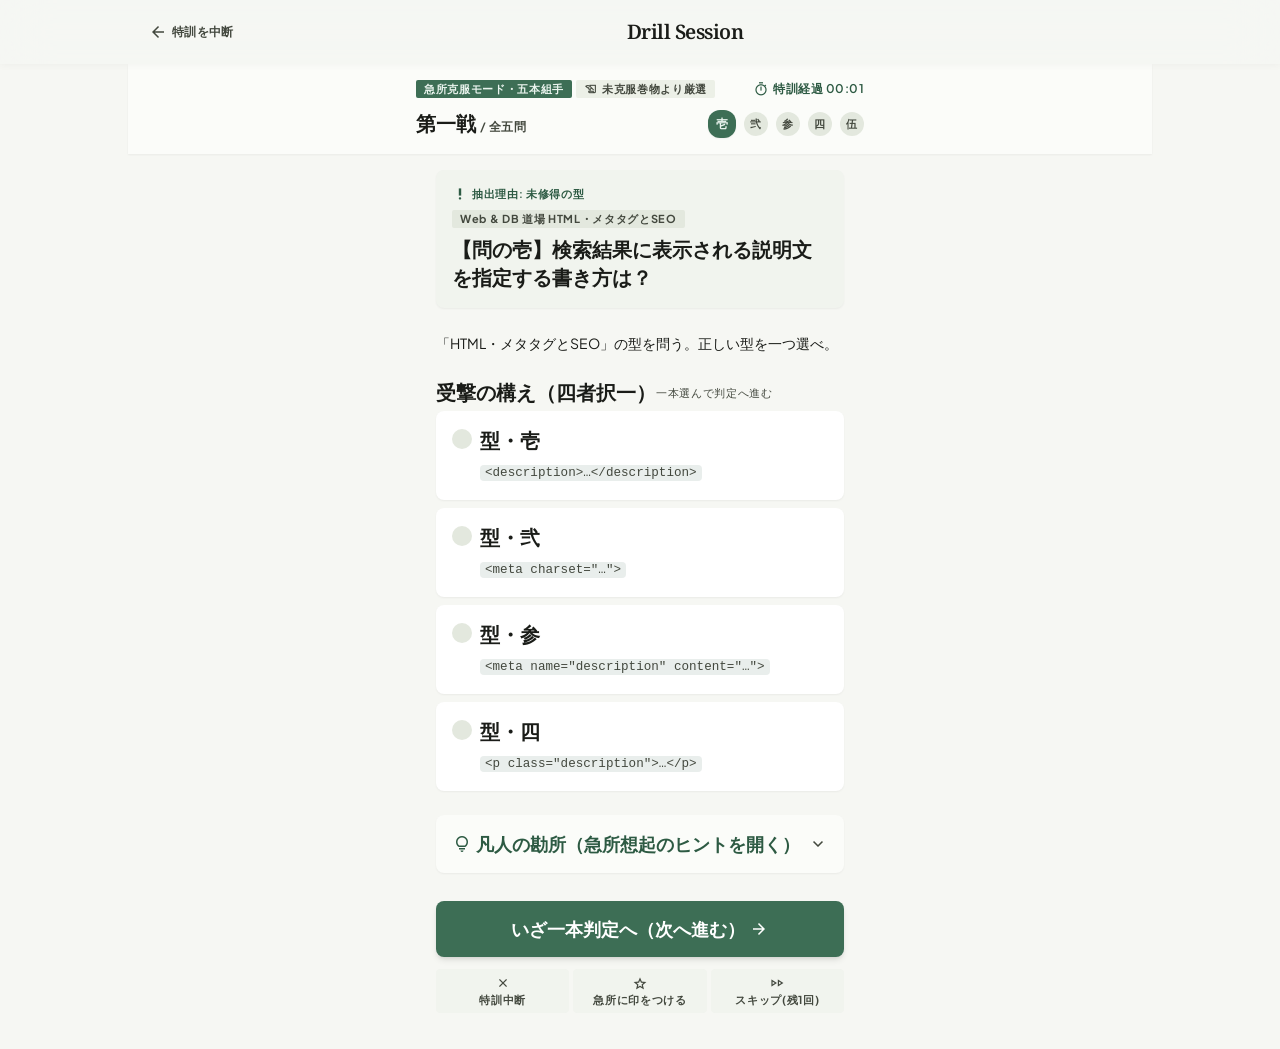
<file: kumite.html>
<!DOCTYPE html>
<html lang="ja">
<head>
<meta charset="UTF-8">
<meta name="viewport" content="width=device-width, initial-scale=1.0, viewport-fit=cover">
<title>五本組手 | bonjin&#x27;s study note</title>
<script>try{var t=localStorage.getItem("theme");if(t)document.documentElement.setAttribute("data-theme",t);}catch(e){}</script>
<link rel="icon" href="logo.svg" type="image/svg+xml">
<link rel="preconnect" href="https://fonts.googleapis.com">
<link rel="preconnect" href="https://fonts.gstatic.com" crossorigin>
<link rel="stylesheet" href="https://fonts.googleapis.com/css2?family=Noto+Serif:wght@600;700&amp;family=Plus+Jakarta+Sans:wght@400;600;700&amp;display=swap">
<link rel="stylesheet" href="https://fonts.googleapis.com/css2?family=Noto+Serif+JP:wght@500;600;700&amp;family=Plus+Jakarta+Sans:wght@400;500;600;700&amp;display=swap">
<link rel="stylesheet" href="https://fonts.googleapis.com/css2?family=Noto+Serif+JP:wght@400;500;600;700&amp;family=Plus+Jakarta+Sans:wght@400;500;600&amp;display=swap">
<link rel="stylesheet" href="https://fonts.googleapis.com/css2?family=Noto+Serif:ital,wght@0,600;0,700;1,600&amp;family=Plus+Jakarta+Sans:wght@400;600;700&amp;display=swap">
<link rel="stylesheet" href="https://fonts.googleapis.com/css2?family=Noto+Serif+JP:wght@400;500;600;700&amp;family=Plus+Jakarta+Sans:wght@400;500;600;700&amp;display=swap">
<link rel="stylesheet" href="https://fonts.googleapis.com/css2?family=Noto+Serif:wght@500;600;700&amp;family=Plus+Jakarta+Sans:wght@400;500;600;700&amp;display=swap">
<link rel="stylesheet" href="https://fonts.googleapis.com/css2?family=Material+Symbols+Outlined:opsz,wght,FILL,GRAD@20..48,100..700,0..1,-50..200&amp;display=block">
<link rel="stylesheet" href="css/pages.css?v=9">
<link rel="stylesheet" href="css/keiko.css?v=9">
<link rel="stylesheet" href="css/sc-kum-l.css?v=9">
<link rel="stylesheet" href="css/sc-kum-d.css?v=9">
<link rel="stylesheet" href="css/sc-ok-l.css?v=9">
<link rel="stylesheet" href="css/sc-ok-d.css?v=9">
<link rel="stylesheet" href="css/sc-ng-l.css?v=9">
<link rel="stylesheet" href="css/sc-ng-d.css?v=9">
<link rel="stylesheet" href="css/sc-res-l.css?v=9">
<link rel="stylesheet" href="css/sc-res-d.css?v=9">
</head>
<body>
<!-- ライトモードの画面 -->
<div class="theme-l">
<div data-view="q"><div class="sc-kum-l"><div class="bg-surface font-body-md text-on-surface antialiased flex flex-col min-h-screen sc-root">
<header class="fixed top-0 w-full z-50 pt-safe bg-surface/80 backdrop-blur-xl shadow-[0_1px_8px_rgba(0,0,0,0.04)]"><div class="h-16 px-gutter flex items-center justify-between gap-space-sm"><div class="flex items-center gap-space-xs"><button aria-label="特訓を中断" class="min-w-[44px] min-h-[44px] -ml-space-xs px-space-xs flex items-center justify-center gap-space-xs text-on-surface-variant hover:text-primary transition-colors" type="button"><span class="material-symbols-outlined text-[20px]">arrow_back</span><span class="font-label-md text-label-md tracking-wide">特訓を中断</span></button></div><div class="flex-1 text-center truncate px-space-xs"><h1 class="font-headline-sm text-headline-sm text-on-surface tracking-tight truncate">Drill Session</h1></div><div class="flex items-center gap-space-sm"></div></div></header><main class="flex flex-col relative w-full pt-16 bg-surface"><div class="flex flex-col w-full pb-safe">
<!-- 1. Top Drill Status & Progress Sticky Bar -->
<section class="w-full bg-surface-container-low px-gutter py-space-md shadow-sm">
<div class="max-w-md mx-auto flex flex-col gap-space-sm">
<div class="flex items-center justify-between">
<div class="flex items-center gap-space-xs">
<span class="inline-flex items-center px-2 py-0.5 rounded bg-primary-container text-on-primary-container font-label-sm text-label-sm">
            急所克服モード・五本組手
          </span>
<span class="inline-flex items-center gap-1 px-2 py-0.5 rounded bg-surface-container-high text-on-surface-variant font-label-sm text-label-sm">
<span class="material-symbols-outlined text-[14px]">history_edu</span>
            未克服巻物より厳選
          </span>
</div>
<div class="flex items-center gap-1 font-label-md text-label-md text-primary">
<span class="material-symbols-outlined text-[16px]">timer</span>
<span>特訓経過 00:24</span>
</div>
</div>
<div class="flex items-center justify-between pt-space-xs">
<div class="flex items-baseline gap-space-xs">
<span class="font-headline-sm text-headline-sm text-on-surface">第一戦</span>
<span class="font-label-md text-label-md text-on-surface-variant">/ 全五問</span>
</div>
<!-- 5-Step Pip Progress Tracker -->
<div aria-valuemax="5" aria-valuemin="1" aria-valuenow="1" class="flex items-center gap-2" role="progressbar">
<div class="w-7 h-7 rounded-full bg-primary-container text-on-primary-container font-label-md text-label-md flex items-center justify-center shadow-sm">
            壱
          </div>
<div class="w-6 h-6 rounded-full bg-surface-container-highest text-on-surface-variant font-label-sm text-label-sm flex items-center justify-center">
            弐
          </div>
<div class="w-6 h-6 rounded-full bg-surface-container-highest text-on-surface-variant font-label-sm text-label-sm flex items-center justify-center">
            参
          </div>
<div class="w-6 h-6 rounded-full bg-surface-container-highest text-on-surface-variant font-label-sm text-label-sm flex items-center justify-center">
            四
          </div>
<div class="w-6 h-6 rounded-full bg-surface-container-highest text-on-surface-variant font-label-sm text-label-sm flex items-center justify-center">
            伍
          </div>
</div>
</div>
</div>
</section>
<!-- Main Scroll Arena -->
<div class="max-w-md mx-auto w-full px-gutter pt-space-md flex flex-col gap-space-lg">
<!-- 2. Targeted Weakness Context Callout (抽出理由) -->
<div class="w-full bg-surface-container p-space-md rounded-xl shadow-sm flex flex-col gap-space-xs relative overflow-hidden">
<div class="flex items-center justify-between text-on-surface-variant">
<div class="flex items-center gap-1 font-label-sm text-label-sm">
<span class="material-symbols-outlined text-primary text-[16px]">priority_high</span>
<span class="text-primary font-semibold">抽出理由: 不覚率高（過去2回不覚）</span>
</div>
<span class="font-label-sm text-label-sm text-on-surface-variant">前回敗戦：2日前</span>
</div>
<div class="flex items-center gap-space-xs pt-1">
<span class="px-2 py-0.5 rounded bg-surface-container-highest text-on-surface-variant font-label-sm text-label-sm">
          Web &amp; DB 篇四：非同期処理の急所
        </span>
</div>
<h2 class="font-headline-sm text-headline-sm text-on-surface pt-1">
        【問の壱】async/await 例外捕捉における「陥穽（かんせい）」を見抜け
      </h2>
</div>
<!-- 3. Problem Prompt & Dark Slate Sandbox Block -->
<div class="flex flex-col gap-space-sm">
<p class="font-body-md text-body-md text-on-surface leading-relaxed">
        下記の <code class="px-1.5 py-0.5 rounded bg-surface-container-high text-primary font-semibold text-body-sm">fetchDojoScroll</code> 実装では、通信失敗時のエラーが握り潰され、後続処理で意図せぬ挙動を引き起こす。
        道場の安全基準（堅牢なフォールバックとエラー通知の成立）を満たす<span class="font-semibold text-primary">【最も盤石な構え】</span>を選べ。
      </p>
<!-- Code Scroll Board -->
<div class="w-full rounded-xl bg-inverse-surface text-inverse-on-surface p-space-md shadow-md flex flex-col gap-space-xs">
<div class="flex items-center justify-between pb-space-xs text-outline-variant font-label-sm text-label-sm">
<div class="flex items-center gap-1.5">
<span class="w-2.5 h-2.5 rounded-full bg-primary-container"></span>
<span class="tracking-wide">道場木簡コード // Scroll_Async_Trap.js</span>
</div>
<span class="font-mono text-outline-variant opacity-75">UTF-8</span>
</div>
<pre class="font-mono text-body-sm leading-relaxed overflow-x-auto py-1 text-surface-container-lowest"><code><span class="text-outline-variant">// 過去の不覚コード：握り潰しの罠</span>
<span class="text-secondary-fixed">async function</span> <span class="text-tertiary-fixed">fetchDojoScroll</span>(url) {
  <span class="text-primary-fixed-dim">// 【ここに盤石な例外結界を張れ】</span>
  <span class="text-secondary-fixed">const</span> res = <span class="text-secondary-fixed">await</span> fetch(url).<span class="text-tertiary-fixed">catch</span>(e =&gt; <span class="text-primary-fixed">null</span>);
  <span class="text-secondary-fixed">return await</span> res.<span class="text-tertiary-fixed">json</span>();
}</code></pre>
<!-- Code Utility Row -->
<div class="flex items-center justify-end gap-space-xs pt-space-xs">
<button class="inline-flex items-center gap-1 px-2.5 py-1 rounded bg-inverse-surface hover:bg-surface-variant text-inverse-on-surface font-label-sm text-label-sm transition-colors" type="button">
<span class="material-symbols-outlined text-[14px]">edit_note</span>
            型を写経
          </button>
<button class="inline-flex items-center gap-1 px-2.5 py-1 rounded bg-inverse-surface hover:bg-surface-variant text-inverse-on-surface font-label-sm text-label-sm transition-colors" type="button">
<span class="material-symbols-outlined text-[14px]">terminal</span>
            砂場で試す
          </button>
</div>
</div>
</div>
<!-- 4. Kata Choices (4 Options) -->
<fieldset aria-label="解答の型選択" class="flex flex-col gap-space-sm" role="radiogroup">
<legend class="font-headline-sm text-headline-sm text-on-surface mb-space-xs flex items-center justify-between">
<span>受撃の構え（四者択一）</span>
<span class="font-label-sm text-label-sm text-on-surface-variant font-normal">一本選んで判定へ進む</span>
</legend>
<!-- Option 1 (Selected) -->
<label class="cursor-pointer flex items-start gap-space-sm p-space-md rounded-xl bg-surface-container-low shadow-sm transition-all relative overflow-hidden">
<div class="absolute left-0 top-0 bottom-0 w-1.5 bg-primary-container"></div>
<div class="pt-0.5 shrink-0">
<div class="w-5 h-5 rounded-full bg-primary-container flex items-center justify-center text-on-primary">
<span class="material-symbols-outlined text-[16px]">check</span>
</div>
<input checked="" class="sr-only" name="kata-choice" type="radio" value="1"/>
</div>
<div class="flex flex-col gap-0.5">
<div class="flex items-center gap-space-xs">
<span class="font-headline-sm text-headline-sm text-primary">型・壱</span>
<span class="px-1.5 py-0.2 rounded bg-primary-fixed text-on-primary-fixed font-label-sm text-label-sm">選択中</span>
</div>
<p class="font-body-md text-body-md text-on-surface pt-0.5">
<code class="px-1 py-0.5 rounded bg-surface-container font-mono text-body-sm text-primary">try / catch</code> ブロックで関数全体を包み込み、catch内で安全なフォールバック値を返しつつログへ記録する。
          </p>
</div>
</label>
<!-- Option 2 -->
<label class="cursor-pointer flex items-start gap-space-sm p-space-md rounded-xl bg-surface-container-lowest shadow-sm hover:bg-surface-container-low transition-all">
<div class="pt-0.5 shrink-0">
<div class="w-5 h-5 rounded-full bg-surface-container-highest flex items-center justify-center">
<span class="w-2 h-2 rounded-full bg-transparent"></span>
</div>
<input class="sr-only" name="kata-choice" type="radio" value="2"/>
</div>
<div class="flex flex-col gap-0.5">
<span class="font-headline-sm text-headline-sm text-on-surface">型・弐</span>
<p class="font-body-md text-body-md text-on-surface-variant pt-0.5">
<code class="px-1 py-0.5 rounded bg-surface-container font-mono text-body-sm">fetch</code> 直後の <code class="px-1 py-0.5 rounded bg-surface-container font-mono text-body-sm">.catch()</code> 内で再スロー（<code class="px-1 py-0.5 rounded bg-surface-container font-mono text-body-sm">throw err</code>）させ、上位呼出元でのみ検知する。
          </p>
</div>
</label>
<!-- Option 3 -->
<label class="cursor-pointer flex items-start gap-space-sm p-space-md rounded-xl bg-surface-container-lowest shadow-sm hover:bg-surface-container-low transition-all">
<div class="pt-0.5 shrink-0">
<div class="w-5 h-5 rounded-full bg-surface-container-highest flex items-center justify-center">
<span class="w-2 h-2 rounded-full bg-transparent"></span>
</div>
<input class="sr-only" name="kata-choice" type="radio" value="3"/>
</div>
<div class="flex flex-col gap-0.5">
<span class="font-headline-sm text-headline-sm text-on-surface">型・参</span>
<p class="font-body-md text-body-md text-on-surface-variant pt-0.5">
<code class="px-1 py-0.5 rounded bg-surface-container font-mono text-body-sm">.catch(e =&gt; ({ error: true }))</code> を返し、<code class="px-1 py-0.5 rounded bg-surface-container font-mono text-body-sm">res.json()</code> をスキップする条件分岐を添える。
          </p>
</div>
</label>
<!-- Option 4 -->
<label class="cursor-pointer flex items-start gap-space-sm p-space-md rounded-xl bg-surface-container-lowest shadow-sm hover:bg-surface-container-low transition-all">
<div class="pt-0.5 shrink-0">
<div class="w-5 h-5 rounded-full bg-surface-container-highest flex items-center justify-center">
<span class="w-2 h-2 rounded-full bg-transparent"></span>
</div>
<input class="sr-only" name="kata-choice" type="radio" value="4"/>
</div>
<div class="flex flex-col gap-0.5">
<span class="font-headline-sm text-headline-sm text-on-surface">型・四</span>
<p class="font-body-md text-body-md text-on-surface-variant pt-0.5">
<code class="px-1 py-0.5 rounded bg-surface-container font-mono text-body-sm">Promise.all</code> に格納して同期処理へ強制変換し、タイムアウト監視のみ行う。
          </p>
</div>
</label>
</fieldset>
<!-- 5. Sensei's Whisper / Helper Accordion -->
<details class="group w-full rounded-xl bg-surface-container-low shadow-sm overflow-hidden">
<summary class="flex items-center justify-between p-space-md cursor-pointer list-none select-none">
<div class="flex items-center gap-space-xs font-title-md text-title-md text-primary">
<span class="material-symbols-outlined text-[20px]">lightbulb</span>
<span>凡人の勘所（急所想起のヒントを開く）</span>
</div>
<span class="material-symbols-outlined text-on-surface-variant text-[20px] transition-transform duration-200 group-open:rotate-180">
          expand_more
        </span>
</summary>
<div class="px-space-md pb-space-md flex flex-col gap-space-xs text-on-surface-variant">
<div class="p-space-sm rounded bg-surface-container flex items-start gap-space-xs">
<span class="material-symbols-outlined text-primary text-[20px] shrink-0 mt-0.5">record_voice_over</span>
<p class="font-body-md text-body-md text-on-surface italic">
            「師範の言葉：『握り潰したエラーは、後で必ず倍の牙を剥く。境界面で正しく受けるべし。』」
          </p>
</div>
<p class="font-body-sm text-body-sm text-on-surface-variant pl-1">
          ※ <code class="bg-surface-container px-1 py-0.5 rounded">.catch()</code> が <code class="bg-surface-container px-1 py-0.5 rounded">null</code> を返すと、次の行の <code class="bg-surface-container px-1 py-0.5 rounded">res.json()</code> が <code class="text-error font-mono">TypeError: Cannot read properties of null</code> を吐き出す罠に警戒せよ。
        </p>
</div>
</details>
<!-- 6. Bottom Action Controls -->
<div class="flex flex-col gap-space-sm pt-space-xs pb-space-xl">
<!-- Main Strike CTA (Urushi lacquer persimmon primary) -->
<button class="w-full h-14 rounded-xl bg-primary-container hover:bg-primary text-on-primary font-title-md text-title-md shadow-md flex items-center justify-center gap-space-xs active:translate-y-0.5 transition-transform" type="button">
<span>いざ一本判定へ（次へ進む）</span>
<span class="material-symbols-outlined text-[20px]">arrow_forward</span>
</button>
<!-- Auxiliary Row -->
<div class="grid grid-cols-3 gap-space-xs pt-1">
<button class="p-space-xs h-11 rounded-lg bg-surface-container hover:bg-surface-container-high text-on-surface-variant font-label-sm text-label-sm flex flex-col items-center justify-center gap-0.5 transition-colors" type="button">
<span class="material-symbols-outlined text-[16px]">close</span>
<span>特訓中断</span>
</button>
<button class="p-space-xs h-11 rounded-lg bg-surface-container hover:bg-surface-container-high text-on-surface-variant font-label-sm text-label-sm flex flex-col items-center justify-center gap-0.5 transition-colors" type="button">
<span class="material-symbols-outlined text-[16px]">star_border</span>
<span>急所に印をつける</span>
</button>
<button class="p-space-xs h-11 rounded-lg bg-surface-container hover:bg-surface-container-high text-on-surface-variant font-label-sm text-label-sm flex flex-col items-center justify-center gap-0.5 transition-colors" type="button">
<span class="material-symbols-outlined text-[16px]">fast_forward</span>
<span>スキップ(残1回)</span>
</button>
</div>
</div>
</div>
</div>
</main>
</div></div></div>
<div data-view="ok" hidden><div class="sc-ok-l"><div class="bg-surface text-on-surface flex flex-col min-h-screen antialiased selection:bg-primary-fixed selection:text-on-primary-fixed sc-root">
<header class="fixed top-0 w-full z-50 pt-safe bg-surface/85 backdrop-blur-xl shadow-[0_2px_12px_rgba(58,45,34,0.06)]"><div class="h-16 px-gutter flex items-center justify-between"><div class="flex flex-col justify-center"><h1 class="font-headline-sm text-headline-sm text-primary tracking-tight leading-none">bonjin's study note</h1><span class="font-label-sm text-label-sm text-on-surface-variant tracking-wider uppercase mt-0.5">凡人道場デスク・STUDY DESK</span></div><div class="flex items-center gap-space-xs"><button aria-label="夜の帳・ダークモード切替" class="w-11 h-11 flex items-center justify-center rounded-xl text-on-surface-variant hover:text-on-surface transition-colors"><span class="material-symbols-outlined text-[22px]">dark_mode</span></button><a href="settings.html" aria-label="設定" class="w-11 h-11 flex items-center justify-center rounded-xl text-on-surface-variant hover:text-on-surface transition-colors"><span class="material-symbols-outlined text-[22px]">settings</span></a></div></div></header><main class="flex-1 flex flex-col relative w-full pt-16 pb-24 bg-surface"><div class="flex flex-col w-full">
<!-- 1. Header Under-Progress Banner (日課進捗バナー) -->
<section class="px-gutter pt-space-md pb-space-sm">
<div class="bg-surface-container rounded-xl p-space-md shadow-sm relative overflow-hidden">
<div class="flex items-center justify-between gap-space-xs mb-space-xs">
<div class="flex items-center gap-space-xs">
<span class="bg-primary/10 text-primary font-label-sm text-label-sm px-2 py-0.5 rounded">実戦百人組手</span>
<span class="font-label-md text-label-md text-on-surface font-semibold">本日 3 / 5 問 完</span>
</div>
<div class="flex items-center gap-1 bg-primary-fixed text-on-primary-fixed font-label-sm text-label-sm px-2 py-0.5 rounded-full">
<span class="">5日連続</span>
<span class="text-sm">🔥</span>
</div>
</div>
<!-- Progress Meter -->
<div class="mt-space-xs mb-2">
<div class="flex justify-between items-center mb-1">
<span class="font-label-sm text-label-sm text-on-surface-variant">日課達成率 60%</span>
<span class="font-label-sm text-label-sm text-primary font-semibold">目標 80% まであと1問</span>
</div>
<div class="w-full bg-surface-variant h-2 rounded-full overflow-hidden">
<div class="bg-primary h-full rounded-full transition-all duration-500" style="width: 60%;"></div>
</div>
</div>
<!-- Gain status -->
<div class="flex items-center justify-between pt-1">
<div class="flex items-center gap-1 text-primary">
<span class="material-symbols-outlined text-[16px]">military_tech</span>
<span class="font-label-sm text-label-sm font-semibold">正解判定 +30pt 獲得</span>
</div>
<div class="flex items-center gap-1 text-on-surface-variant">
<span class="font-label-sm text-label-sm">練度ランク：</span>
<span class="font-label-sm text-label-sm text-on-surface font-bold">凡人参段</span>
</div>
</div>
</div>
</section>
<!-- 2. Victory & Result Badge (祝勝・判定結果 木札風カード) -->
<section class="px-gutter py-space-sm">
<div class="bg-surface-container-lowest rounded-xl p-space-lg shadow-md relative overflow-hidden">
<!-- Top Decorative Accent -->
<div class="absolute top-0 left-0 right-0 h-1 bg-primary"></div>
<!-- Seal Stamp (落款印：皆伝 正解之証) -->
<div class="absolute top-4 right-4 w-14 h-14 rounded bg-error/10 flex flex-col items-center justify-center rotate-6 select-none shadow-sm">
<div class="w-12 h-12 rounded-sm bg-error/5 flex flex-col items-center justify-center text-error leading-tight font-headline-sm">
<span class="text-[10px] tracking-widest font-bold">皆伝</span>
<span class="text-[9px] tracking-tighter font-semibold">正解之証</span>
</div>
</div>
<!-- Badge & Title -->
<div class="pr-16">
<div class="inline-flex items-center gap-1 bg-primary text-on-primary font-label-sm text-label-sm px-2.5 py-0.5 rounded-full mb-space-xs">
<span class="material-symbols-outlined text-[14px]">sports_martial_arts</span>
<span class="">判定完了・一本勝ち</span>
</div>
<h2 class="font-headline-lg-mobile text-headline-lg-mobile text-on-surface mb-1">
          見事！ 正解「一本」
        </h2>
<p class="font-label-md text-label-md text-on-surface-variant flex items-center gap-1">
<span class="text-primary font-semibold">問の参：</span>
<span class="">async/await における例外捕捉の構え</span>
</p>
</div>
<!-- Metrics Row (3-Pillar stats) -->
<div class="grid grid-cols-3 gap-2 mt-space-md pt-space-sm bg-surface-container-low rounded-lg p-space-sm">
<div class="flex flex-col items-center text-center">
<span class="font-label-sm text-label-sm text-on-surface-variant">所要時間</span>
<div class="flex items-baseline gap-0.5 mt-0.5">
<span class="font-headline-sm text-headline-sm text-on-surface">42</span>
<span class="font-label-sm text-label-sm text-on-surface-variant">秒</span>
</div>
</div>
<div class="flex flex-col items-center text-center">
<span class="font-label-sm text-label-sm text-on-surface-variant">修練経験値</span>
<div class="flex items-baseline gap-0.5 mt-0.5">
<span class="font-headline-sm text-headline-sm text-primary font-bold">+50</span>
<span class="font-label-sm text-label-sm text-primary">EXP</span>
</div>
</div>
<div class="flex flex-col items-center text-center">
<span class="font-label-sm text-label-sm text-on-surface-variant">自分の正答率</span>
<div class="flex items-baseline gap-0.5 mt-0.5">
<span class="font-headline-sm text-headline-sm text-on-surface">91.4</span>
<span class="font-label-sm text-label-sm text-on-surface-variant">%</span>
</div>
</div>
</div>
</div>
</section>
<!-- 3. Chosen Answer Adjudication (審判カード) -->
<section class="px-gutter py-space-sm">
<div class="bg-surface-container-low rounded-xl p-space-md shadow-sm relative">
<div class="flex items-center justify-between mb-space-sm">
<span class="font-label-sm text-label-sm text-on-surface-variant font-bold tracking-wider uppercase">審判の記録</span>
<span class="bg-primary text-on-primary font-label-sm text-label-sm px-2 py-0.5 rounded font-semibold">
          正解選択
        </span>
</div>
<!-- Selected Option Body -->
<div class="bg-surface-container-lowest rounded-lg p-space-sm mb-space-sm flex items-start gap-space-xs">
<span class="material-symbols-outlined text-primary text-[20px] mt-0.5 shrink-0" style="font-variation-settings: 'FILL' 1;">
          check_circle
        </span>
<div class="flex-1 min-w-0">
<span class="font-label-sm text-label-sm text-primary font-bold block mb-0.5">型・壱（選んだ型）</span>
<p class="font-body-md text-body-md text-on-surface font-semibold">
            try/catch ブロックで await fetch を包み、通信例外と後続処理の両方を捕縛する
          </p>
</div>
</div>
<!-- Logic Explanation -->
<div class="bg-surface-variant/40 rounded-lg p-space-sm flex items-start gap-space-xs">
<span class="material-symbols-outlined text-primary text-[20px] mt-0.5 shrink-0">
          lightbulb
        </span>
<div class="flex-1 min-w-0">
<span class="font-label-sm text-label-sm text-on-surface font-bold block mb-0.5">判定の理</span>
<p class="font-body-sm text-body-sm text-on-surface-variant">
            ネットワーク寸断などの拒絶（Promise reject）は、同期的な try/catch 構文で同期コード同様に自然に捕捉するのが最も簡潔で堅牢な構えです。
          </p>
</div>
</div>
</div>
</section>
<!-- 4. Master's Secret Scroll (凡人師範の秘伝解説) -->
<section class="px-gutter py-space-sm">
<div class="bg-surface-container-lowest rounded-xl p-space-lg shadow-md relative overflow-hidden">
<!-- Scroll Header Strip -->
<div class="flex items-center justify-between mb-space-md pb-space-xs">
<div class="flex items-center gap-space-xs">
<div class="w-8 h-8 rounded-full bg-primary-fixed flex items-center justify-center text-primary">
<span class="material-symbols-outlined text-[18px]">history_edu</span>
</div>
<div>
<h3 class="font-headline-sm text-headline-sm text-on-surface leading-tight">凡人師範の秘伝解説</h3>
<span class="font-label-sm text-label-sm text-on-surface-variant">秘伝の巻物 其の参</span>
</div>
</div>
<span class="bg-surface-container-high text-on-surface-variant font-label-sm text-label-sm px-2 py-0.5 rounded">修練伝授</span>
</div>
<!-- Teachings Item 1 -->
<div class="mb-space-md">
<div class="flex items-center gap-1.5 mb-1 text-primary">
<span class="font-headline-sm text-headline-sm leading-none">壱.</span>
<h4 class="font-title-md text-title-md text-on-surface font-bold">try/catch の結界で囲むべし</h4>
</div>
<p class="font-body-md text-body-md text-on-surface-variant pl-5">
<code class="bg-surface-container px-1 py-0.5 rounded font-mono text-[13px] text-primary">fetch()</code> は、通信断絶やDNS解決不能など、接続そのものが成立しない時にのみ Promise を拒絶（Reject）します。この大波を同期コードのように迎え撃つには、try/catch の結界が最も直感的かつ無駄がありません。
        </p>
</div>
<!-- Teachings Item 2 -->
<div class="mb-space-md">
<div class="flex items-center gap-1.5 mb-1 text-primary">
<span class="font-headline-sm text-headline-sm leading-none">弐.</span>
<h4 class="font-title-md text-title-md text-on-surface font-bold">通信不首尾（HTTP 4xx/5xx）の落とし穴</h4>
</div>
<p class="font-body-md text-body-md text-on-surface-variant pl-5">
          「404 Not Found」や「500 Server Error」でも fetch 自体は完了とみなされ Reject されません。<code class="bg-surface-container px-1 py-0.5 rounded font-mono text-[13px] text-primary">!response.ok</code> を検知し、自ら <code class="bg-surface-container px-1 py-0.5 rounded font-mono text-[13px] text-primary">throw new Error()</code> を放つことで、正しく catch の構えへと誘導するのが常道です。
        </p>
</div>
<!-- Exemplary Code Block (模範コード) -->
<div class="rounded-lg overflow-hidden bg-surface-container-highest shadow-inner mb-space-md">
<!-- Code Bar -->
<div class="bg-surface-dim px-space-md py-space-xs flex items-center justify-between">
<div class="flex items-center gap-space-xs">
<span class="material-symbols-outlined text-[16px] text-on-surface-variant">code</span>
<span class="font-label-sm text-label-sm text-on-surface font-bold tracking-wider">Scroll_Solution.js</span>
<span class="font-label-sm text-label-sm text-on-surface-variant bg-surface px-1.5 py-0.2 rounded text-[10px]">ES2024</span>
</div>
<button class="flex items-center gap-1 text-primary hover:text-on-primary-fixed-variant transition-colors font-label-sm text-label-sm">
<span class="material-symbols-outlined text-[15px]">content_copy</span>
<span class="">写経（コピー）</span>
</button>
</div>
<!-- Code Content -->
<pre class="p-space-md text-[13px] leading-relaxed font-mono overflow-x-auto text-on-surface select-text bg-surface-container-high/60"><code><span class="text-tertiary">async function</span> <span class="text-primary font-bold">masterFetchKata</span>(url) {
  <span class="text-tertiary font-bold">try</span> {
    <span class="text-on-surface-variant">// 一、通信試行の構え</span>
    <span class="text-tertiary">const</span> res = <span class="text-tertiary font-bold">await</span> fetch(url);

    <span class="text-on-surface-variant">// 二、不首尾（4xx/5xx）の検知と手動抜刀</span>
    <span class="text-tertiary font-bold">if</span> (!res.ok) {
      <span class="text-tertiary font-bold">throw new</span> <span class="text-secondary font-bold">Error</span>(<span class="text-primary-container">`秘伝通信断: ${res.status}`</span>);
    }

    <span class="text-tertiary">const</span> data = <span class="text-tertiary font-bold">await</span> res.json();
    <span class="text-tertiary font-bold">return</span> data;
  } <span class="text-tertiary font-bold">catch</span> (err) {
    <span class="text-on-surface-variant">// 三、ネットワーク不通＆HTTP例外の両方を一手に捕縛</span>
    console.error(<span class="text-primary-container">"【道場警告】捕縛せし例外:"</span>, err.message);
    <span class="text-tertiary font-bold">throw</span> err;
  }
}</code></pre>
</div>
<!-- Action: Save to Notebook -->
<button class="w-full flex items-center justify-center gap-2 bg-surface-container py-space-sm px-space-md rounded-lg text-on-surface hover:bg-surface-variant transition-colors active:scale-[0.99]">
<span class="material-symbols-outlined text-primary text-[18px]">bookmark_add</span>
<span class="font-label-md text-label-md font-semibold">模範コードをマイ巻物（ノート）に転記する</span>
</button>
</div>
</section>
<!-- 5. Traps & Other Options Commentary (他の型の講評) -->
<section class="px-gutter py-space-sm">
<div class="bg-surface-container-low rounded-xl p-space-md shadow-sm">
<div class="flex items-center gap-1.5 mb-space-sm">
<span class="material-symbols-outlined text-on-surface-variant text-[20px]">psychology_alt</span>
<h3 class="font-headline-sm text-headline-sm text-on-surface">他の型の講評（罠の見極め）</h3>
</div>
<p class="font-body-sm text-body-sm text-on-surface-variant mb-space-md">
        不正解の選択肢に潜む「甘え」と「落とし穴」を看破し、実戦の目を養う。
      </p>
<div class="flex flex-col gap-space-sm">
<!-- Wrong 2 -->
<div class="bg-surface-container-lowest rounded-lg p-space-sm">
<div class="flex items-center justify-between mb-1">
<span class="font-label-md text-label-md text-on-surface font-bold">型・弐：await と .catch() の混用</span>
<span class="bg-error-container text-on-error-container font-label-sm text-label-sm px-1.5 py-0.2 rounded font-semibold">乱れた構え</span>
</div>
<p class="font-body-sm text-body-sm text-on-surface-variant">
            構文上は動作するが、非同期処理のスタイルが混濁する。返り値の型が不確定になりやすく、後続処理のエラー伝播を見失う温床となる。
          </p>
</div>
<!-- Wrong 3 -->
<div class="bg-surface-container-lowest rounded-lg p-space-sm">
<div class="flex items-center justify-between mb-1">
<span class="font-label-md text-label-md text-on-surface font-bold">型・参：エラー握り潰し（無言の null 返却）</span>
<span class="bg-error text-on-error font-label-sm text-label-sm px-1.5 py-0.2 rounded font-semibold">最も危険</span>
</div>
<p class="font-body-sm text-body-sm text-on-surface-variant">
            例外をログにも残さず平静を装う愚策。呼び出し元の深い場所で予期せぬ TypeError を引き起こし、原因究明に幾日も費やす惨事を生む。
          </p>
</div>
<!-- Wrong 4 -->
<div class="bg-surface-container-lowest rounded-lg p-space-sm">
<div class="flex items-center justify-between mb-1">
<span class="font-label-md text-label-md text-on-surface font-bold">型・四：単一通信に Promise.all を適用</span>
<span class="bg-surface-variant text-on-surface-variant font-label-sm text-label-sm px-1.5 py-0.2 rounded font-semibold">過剰な構え</span>
</div>
<p class="font-body-sm text-body-sm text-on-surface-variant">
            牛刀をもって鶏を裂くが如し。複数並列の要件がない単一リクエストで持ち出すのは無意味であり、コードの意図をいたずらに濁らせる。
          </p>
</div>
</div>
</div>
</section>
<!-- 6. Master's Soliloquy / Column (凡人師範の独り言) -->
<section class="px-gutter py-space-sm">
<div class="bg-surface-container rounded-xl p-space-md shadow-sm relative overflow-hidden">
<div class="flex items-center gap-space-xs mb-space-xs">
<div class="w-7 h-7 rounded-full bg-primary flex items-center justify-center text-on-primary">
<span class="material-symbols-outlined text-[16px]">record_voice_over</span>
</div>
<span class="font-label-md text-label-md font-bold text-on-surface">凡人師範の独り言</span>
<span class="font-label-sm text-label-sm text-primary font-semibold ml-auto">正解の巻</span>
</div>
<blockquote class="font-headline-sm text-headline-sm text-on-surface leading-relaxed italic bg-surface-container-lowest/60 p-space-sm rounded-lg">
        「正解した時こそ、なぜ他の選択肢が駄目だったかを噛みしめよ。間違いの理を知ることこそが、実戦で迷わぬ一生モノの勘所となる。」
      </blockquote>
</div>
</section>
<!-- 7. Action Navigation (次の手・下部アクション導線) -->
<section class="px-gutter pt-space-md pb-space-xl flex flex-col gap-space-sm">
<!-- Main CTA: Urushi Lacquer Primary Button -->
<button class="w-full bg-primary hover:bg-primary-container text-on-primary font-label-lg text-label-lg py-3.5 px-space-md rounded-xl shadow-md active:translate-y-0.5 transition-all flex items-center justify-center gap-2 group">
<span class="font-bold">次の修練へ進む（第四問へ）</span>
<span class="material-symbols-outlined text-[20px] group-hover:translate-x-1 transition-transform">arrow_forward</span>
</button>
<!-- Sub Actions Row -->
<div class="grid grid-cols-2 gap-space-sm">
<button class="flex items-center justify-center gap-1.5 bg-surface-container-lowest hover:bg-surface-container text-on-surface py-2.5 px-space-sm rounded-lg shadow-sm transition-colors">
<span class="material-symbols-outlined text-primary text-[18px]">rule</span>
<span class="font-label-md text-label-md font-semibold">復習巻物に登録</span>
</button>
<button class="flex items-center justify-center gap-1.5 bg-surface-container-lowest hover:bg-surface-container text-on-surface py-2.5 px-space-sm rounded-lg shadow-sm transition-colors">
<span class="material-symbols-outlined text-tertiary text-[18px]">terminal</span>
<span class="font-label-md text-label-md font-semibold">写経道場で試す</span>
</button>
</div>
<!-- Quiet Escape Link -->
<div class="text-center pt-space-xs">
<a class="font-label-md text-label-md text-on-surface-variant hover:text-primary transition-colors inline-flex items-center gap-1" href="#">
<span class="material-symbols-outlined text-[16px]">arrow_back</span>
<span class="">鍛錬を一時中断して道場へ戻る</span>
</a>
</div>
</section>
</div>
</main><nav class="fixed bottom-0 w-full z-50 pb-safe bg-surface-container-low/90 backdrop-blur-xl shadow-[0_-2px_16px_rgba(58,45,34,0.08)]" data-active-classes="text-primary font-label-md font-semibold relative after:content-[''] after:absolute after:top-1.5 after:w-1 after:h-1 after:rounded-full after:bg-primary"><div class="h-16 px-space-xs flex items-center justify-around"><a class="flex flex-col items-center justify-center w-14 h-14 text-on-surface-variant hover:text-on-surface transition-all gap-0.5" data-path="dojo" href="index.html"><span class="material-symbols-outlined text-[22px]">temple_buddhist</span><span class="font-label-sm text-label-sm">道場</span></a><a class="flex flex-col items-center justify-center w-14 h-14 text-on-surface-variant hover:text-on-surface transition-all gap-0.5" data-path="scrolls" href="scrolls.html"><span class="material-symbols-outlined text-[22px]">history_edu</span><span class="font-label-sm text-label-sm">巻物</span></a><a aria-current="page" class="flex flex-col items-center justify-center w-14 h-14 transition-all gap-0.5 text-primary font-label-md font-semibold relative after:content-[''] after:absolute after:top-1.5 after:w-1 after:h-1 after:rounded-full after:bg-primary" data-path="training-chamber" href="daily.html"><span class="material-symbols-outlined text-[22px]">fitness_center</span><span class="font-label-sm text-label-sm">鍛錬室</span></a><a class="flex flex-col items-center justify-center w-14 h-14 text-on-surface-variant hover:text-on-surface transition-all gap-0.5" data-path="practice-log" href="log.html"><span class="material-symbols-outlined text-[22px]">menu_book</span><span class="font-label-sm text-label-sm">修練録</span></a><a class="flex flex-col items-center justify-center w-14 h-14 text-on-surface-variant hover:text-on-surface transition-all gap-0.5" data-path="secret-archive" href="secrets.html"><span class="material-symbols-outlined text-[22px]">auto_stories</span><span class="font-label-sm text-label-sm">秘伝の書</span></a></div></nav>


</div></div></div>
<div data-view="ng" hidden><div class="sc-ng-l"><div class="bg-surface text-on-surface flex flex-col min-h-screen antialiased selection:bg-primary-fixed selection:text-on-primary-fixed sc-root">
<header class="fixed top-0 w-full z-50 pt-safe bg-surface/85 backdrop-blur-xl shadow-[0_2px_12px_rgba(58,45,34,0.06)]"><div class="h-16 px-gutter flex items-center justify-between"><div class="flex flex-col justify-center"><h1 class="font-headline-sm text-headline-sm text-primary tracking-tight leading-none">bonjin's study note</h1><span class="font-label-sm text-label-sm text-on-surface-variant tracking-wider uppercase mt-0.5">凡人道場デスク・STUDY DESK</span></div><div class="flex items-center gap-space-xs"><button aria-label="夜の帳・ダークモード切替" class="w-11 h-11 flex items-center justify-center rounded-xl text-on-surface-variant hover:text-on-surface transition-colors"><span class="material-symbols-outlined text-[22px]">dark_mode</span></button><a href="settings.html" aria-label="設定" class="w-11 h-11 flex items-center justify-center rounded-xl text-on-surface-variant hover:text-on-surface transition-colors"><span class="material-symbols-outlined text-[22px]">settings</span></a></div></div></header><main class="flex-1 flex flex-col relative w-full pt-16 pb-24 bg-surface"><div class="flex flex-col w-full">
<!-- 1. 進捗バナー (Dojo Daily Streak & Progress) -->
<section class="px-gutter pt-space-md pb-space-sm bg-surface-container-low shadow-sm">
<div class="flex items-center justify-between gap-space-sm mb-space-xs">
<div class="flex items-center gap-space-xs flex-wrap">
<span class="inline-flex items-center gap-1 px-2 py-0.5 rounded-lg bg-surface-container-high text-on-surface-variant font-label-sm text-label-sm">
<span class="material-symbols-outlined text-[15px] text-primary">swords</span>
          実戦百人組手 本日 3 / 5 問 済
        </span>
<span class="inline-flex items-center gap-0.5 px-2 py-0.5 rounded-lg bg-primary-fixed text-on-primary-fixed-variant font-label-sm text-label-sm font-semibold">
<span class="material-symbols-outlined text-[14px] text-primary-container" style="font-variation-settings: 'FILL' 1;">local_fire_department</span>
          5日連続
        </span>
</div>
<span class="font-label-sm text-label-sm text-on-surface-variant font-medium">目標 80% まであと1問</span>
</div>
<!-- プログレスバー -->
<div class="space-y-1">
<div class="flex justify-between items-center text-on-surface font-label-sm text-label-sm">
<span class="font-semibold text-primary">日課達成率</span>
<span class="font-bold text-primary">60%</span>
</div>
<div class="w-full h-2 rounded-full bg-surface-variant overflow-hidden relative">
<div class="h-full bg-primary rounded-full transition-all duration-500 ease-out" style="width: 60%;"></div>
<!-- 目標ライン 80% -->
<div class="absolute top-0 bottom-0 left-[80%] w-0.5 bg-outline opacity-60 z-10" title="目標 80%"></div>
</div>
</div>
</section>
<!-- メインコンテンツ領域 -->
<div class="px-gutter py-space-md space-y-space-md">
<!-- 2. 惜敗・判定結果カード -->
<article class="relative bg-surface-container rounded-xl p-space-md shadow-md overflow-hidden bg-gradient-to-br from-surface-container via-surface-container-low to-error-container/20">
<!-- 右上角の落款印「惜敗」 -->
<div class="absolute top-3 right-3 rotate-[-6deg] select-none pointer-events-none">
<div class="w-14 h-14 rounded-lg bg-error text-on-error flex flex-col items-center justify-center p-1 shadow-sm opacity-95">
<span class="font-headline-sm text-headline-sm leading-none tracking-widest font-bold">惜</span>
<span class="font-headline-sm text-headline-sm leading-none tracking-widest font-bold -mt-0.5">敗</span>
</div>
</div>
<!-- 判定バッジ -->
<div class="inline-flex items-center gap-1.5 px-2.5 py-1 rounded bg-error-container text-on-error-container font-label-sm text-label-sm font-semibold mb-space-sm">
<span class="material-symbols-outlined text-[16px]">heart_broken</span>
        判定完了・一本負け
      </div>
<!-- 大見出し & サブタイトル -->
<h2 class="font-headline-lg-mobile text-headline-lg-mobile text-error font-bold tracking-tight mb-1 pr-16">
        無念！ 一本取られた…
      </h2>
<p class="font-body-md text-body-md text-on-surface-variant mb-space-md flex items-center gap-1">
<span class="material-symbols-outlined text-[18px] text-outline">bookmark_border</span>
        問の参：async/await における例外捕捉の構え
      </p>
<!-- メトリクス表示 (木札スタイル) -->
<div class="grid grid-cols-3 gap-2 bg-surface-container-lowest rounded-lg p-2.5 shadow-sm mb-space-sm">
<div class="flex flex-col items-center justify-center text-center py-1">
<span class="font-label-sm text-label-sm text-on-surface-variant flex items-center gap-0.5">
<span class="material-symbols-outlined text-[14px]">timer</span>
            所要時間
          </span>
<span class="font-title-md text-title-md font-bold text-on-surface mt-0.5">58秒</span>
</div>
<div class="flex flex-col items-center justify-center text-center py-1">
<span class="font-label-sm text-label-sm text-on-surface-variant flex items-center gap-0.5">
<span class="material-symbols-outlined text-[14px] text-primary">military_tech</span>
            修練値
          </span>
<span class="font-title-md text-title-md font-bold text-primary mt-0.5">+15 EXP</span>
</div>
<div class="flex flex-col items-center justify-center text-center py-1">
<span class="font-label-sm text-label-sm text-on-surface-variant flex items-center gap-0.5"><span class="material-symbols-outlined text-[14px]">group</span> 自分の正答率</span>
<span class="font-title-md text-title-md font-bold text-on-surface mt-0.5"><span class="material-symbols-outlined text-[14px]">group</span> 自分の正答率</span>
</div>
</div>
<!-- 励ましの一言 -->
<div class="flex items-start gap-2 pt-1">
<span class="material-symbols-outlined text-primary text-[18px] shrink-0 mt-0.5">tips_and_updates</span>
<p class="font-body-sm text-body-sm text-on-surface font-medium leading-relaxed">失敗の痛みこそ、真の記憶定着への最短路なり。</p>
</div>
</article>
<!-- 3. 審判録・型の相違（構えの検証カード） -->
<section class="space-y-space-sm">
<div class="flex items-center justify-between">
<h3 class="font-headline-sm text-headline-sm text-on-surface flex items-center gap-1.5">
<span class="material-symbols-outlined text-primary text-[20px]">balance</span>
          審判録・型の相違
        </h3>
<span class="font-label-sm text-label-sm text-on-surface-variant">構えの比較検証</span>
</div>
<!-- 悪手カード（赤系背景） -->
<div class="bg-error-container/40 rounded-xl p-space-md shadow-sm space-y-2">
<div class="flex items-center justify-between">
<span class="inline-flex items-center gap-1 px-2 py-0.5 rounded bg-error text-on-error font-label-sm text-label-sm font-bold">
<span class="material-symbols-outlined text-[14px]">close</span>
            あなたの選んだ型（悪手）
          </span>
<span class="font-label-sm text-label-sm font-bold text-error tracking-wider">OPTION B</span>
</div>
<p class="font-body-md text-body-md text-on-surface font-semibold">
          型・弐：fetch の直後に .catch() をチェーンするのみで、await 構文をそのまま抜ける
        </p>
<div class="bg-surface-container-lowest rounded-lg p-space-sm shadow-inner">
<div class="flex items-center gap-1 text-error font-label-sm text-label-sm font-bold mb-1">
<span class="material-symbols-outlined text-[15px]">warning</span>
            陥穽（かんせい）：
          </div>
<p class="font-body-sm text-body-sm text-on-surface-variant leading-relaxed">
<code class="px-1 py-0.5 bg-surface-variant text-error rounded font-mono">.catch()</code> で握り潰しても await の戻り値は <code class="px-1 py-0.5 bg-surface-variant text-error rounded font-mono">undefined</code> となり、直後の <code class="px-1 py-0.5 bg-surface-variant rounded font-mono">res.json()</code> で TypeError の二次爆発を招きます。
          </p>
</div>
</div>
<!-- 正解カード（生成り・琥珀調） -->
<div class="bg-surface-container-low rounded-xl p-space-md shadow-sm space-y-2">
<div class="flex items-center justify-between">
<span class="inline-flex items-center gap-1 px-2 py-0.5 rounded bg-primary-container text-on-primary-container font-label-sm text-label-sm font-bold">
<span class="material-symbols-outlined text-[14px]">done_all</span>
            正解の構え（定石・模範）
          </span>
<span class="font-label-sm text-label-sm font-bold text-primary tracking-wider">OPTION A</span>
</div>
<p class="font-body-md text-body-md text-on-surface font-semibold">
          型・壱：一連の処理を try / catch ブロックの結界で包み、異常時は安全な初期値を返す
        </p>
<div class="bg-surface-container-lowest rounded-lg p-space-sm shadow-inner">
<div class="flex items-center gap-1 text-primary font-label-sm text-label-sm font-bold mb-1">
<span class="material-symbols-outlined text-[15px]">verified</span>
            極意：
          </div>
<p class="font-body-sm text-body-sm text-on-surface-variant leading-relaxed">
            非同期処理群をひとつの境界線の中に収めることで、途中の通信障害やパース不備を漏れなく捕捉。戦線を崩さず防衛できます。
          </p>
</div>
</div>
</section>
<!-- 4. 師範の敗北指南巻（秘伝 其の参） -->
<section class="bg-surface-container rounded-xl p-space-md shadow-md space-y-space-md">
<div class="flex items-center justify-between pb-2">
<div class="flex items-center gap-2">
<span class="w-8 h-8 rounded-full bg-primary-container text-on-primary-container flex items-center justify-center">
<span class="material-symbols-outlined text-[18px]">history_edu</span>
</span>
<div>
<h3 class="font-headline-sm text-headline-sm text-on-surface leading-tight">師範の敗北指南巻</h3>
<span class="font-label-sm text-label-sm text-on-surface-variant">秘伝 其の参：非同期の防壁設計</span>
</div>
</div>
<span class="px-2 py-0.5 rounded bg-surface-container-high text-on-surface-variant font-label-sm text-label-sm">JS奥義</span>
</div>
<!-- 要点箇条書き -->
<div class="space-y-2">
<div class="flex items-start gap-2 bg-surface-container-lowest p-2.5 rounded-lg shadow-sm">
<span class="w-5 h-5 rounded-full bg-primary-fixed text-on-primary-fixed font-headline-sm text-headline-sm text-[12px] flex items-center justify-center shrink-0 mt-0.5">壱</span>
<div class="space-y-0.5">
<span class="font-label-md text-label-md font-bold text-on-surface">.catch() 単体では await の結界を維持できず</span>
<p class="font-body-sm text-body-sm text-on-surface-variant leading-normal">
              Promiseチェーンの catch はその式単体で完結し、下流の同期処理へと未解決の虚無を流出させます。
            </p>
</div>
</div>
<div class="flex items-start gap-2 bg-surface-container-lowest p-2.5 rounded-lg shadow-sm">
<span class="w-5 h-5 rounded-full bg-primary-fixed text-on-primary-fixed font-headline-sm text-headline-sm text-[12px] flex items-center justify-center shrink-0 mt-0.5">弐</span>
<div class="space-y-0.5">
<span class="font-label-md text-label-md font-bold text-on-surface">実戦の鉄則：境界線（例外結界）は外側に張る</span>
<p class="font-body-sm text-body-sm text-on-surface-variant leading-normal">
              関数全体の責務として <code class="px-1 py-0.5 bg-surface-container rounded text-primary font-mono">try { ... } catch</code> を張り、エラー発生時の代替データ（フォールバック）を確実に確立せよ。
            </p>
</div>
</div>
</div>
<!-- コード比較ブロック -->
<div class="space-y-2">
<div class="flex items-center justify-between font-label-sm text-label-sm text-on-surface-variant px-1">
<span class="font-mono flex items-center gap-1">
<span class="material-symbols-outlined text-[15px]">code</span>
            Scroll_Mistake_vs_Correct.js
          </span>
<span class="text-error font-semibold">構えの崩落箇所</span>
</div>
<div class="bg-inverse-surface text-inverse-on-surface rounded-lg p-space-sm font-mono text-[12px] leading-relaxed shadow-inner overflow-x-auto">
<div class="text-outline-variant opacity-80 mb-1">// ❌ 不覚の構え（あなたのコード）</div>
<div class="opacity-90">const res = await fetch(url).catch(err =&gt; {</div>
<div class="opacity-90 pl-3">console.error(err); // 握り潰し</div>
<div class="opacity-90">});</div>
<div class="bg-error/30 text-error-container -mx-2 px-2 py-0.5 rounded flex items-center justify-between my-0.5">
<span class="">const data = await res.json();</span>
<span class="text-error font-bold shrink-0 ml-2">💥 TypeError: Cannot read res!</span>
</div>
<div class="opacity-70 mt-2">// ⭕ 定石の構え（try/catch で包括防衛）</div>
<div class="text-primary-fixed-dim">try {</div>
<div class="text-primary-fixed-dim pl-3">const res = await fetch(url);</div>
<div class="text-primary-fixed-dim pl-3">return await res.json();</div>
<div class="text-primary-fixed-dim">} catch (err) {</div>
<div class="text-primary-fixed-dim pl-3">return { error: true, data: [] }; // 安全退避</div>
<div class="text-primary-fixed-dim">}</div>
</div>
</div>
<!-- 補助アクションボタン（写経 / 弱点巻物） -->
<div class="grid grid-cols-2 gap-2 pt-1">
<button class="flex items-center justify-center gap-1.5 py-2.5 px-3 rounded-lg bg-surface-container-highest text-on-surface font-label-md text-label-md hover:bg-surface-variant transition-colors shadow-sm active:translate-y-0.5">
<span class="material-symbols-outlined text-[18px] text-primary">edit_note</span>
          写経して型を刻む
        </button>
<button class="flex items-center justify-center gap-1.5 py-2.5 px-3 rounded-lg bg-surface-container-highest text-on-surface font-label-md text-label-md hover:bg-surface-variant transition-colors shadow-sm active:translate-y-0.5">
<span class="material-symbols-outlined text-[18px] text-error">bookmark_add</span>
          弱点巻物に登録
        </button>
</div>
</section>
<!-- 5. 凡人師範の独り言（捲土重来の巻） -->
<section class="bg-surface-container-low rounded-xl p-space-md shadow-sm relative overflow-hidden">
<!-- 和の装飾背景アクセント -->
<div class="absolute -right-4 -bottom-4 w-24 h-24 rounded-full bg-primary-fixed/20 pointer-events-none"></div>
<div class="flex items-start gap-space-sm relative z-10">
<!-- 師範アイコン -->
<div class="w-12 h-12 rounded-full bg-primary text-on-primary flex items-center justify-center shadow-md shrink-0">
<span class="material-symbols-outlined text-[26px]">self_improvement</span>
</div>
<div class="space-y-1">
<div class="flex items-center gap-2">
<span class="font-headline-sm text-headline-sm text-primary text-[15px] font-bold">凡人師範の独り言</span>
<span class="px-1.5 py-0.5 rounded bg-surface-container-high text-on-surface-variant font-label-sm text-label-sm">捲土重来の巻</span>
</div>
<p class="font-body-md text-body-md text-on-surface leading-relaxed italic">
            「一本取られた時こそ、真の修行の始まり。間違えた問題こそが、三ヶ月後のそなたを救う最強の盾となる。胸を張って次の構えをとれ。」
          </p>
</div>
</div>
</section>
<!-- 6. アクション導線 -->
<section class="space-y-space-sm pt-space-xs pb-space-lg">
<!-- メインCTA（朱色ボタン） -->
<a class="w-full flex items-center justify-center gap-2 py-3.5 px-space-md rounded-xl bg-primary text-on-primary font-title-md text-title-md font-bold shadow-md hover:opacity-95 active:scale-[0.99] transition-all" data-path="training-chamber" href="#">
        次の修練へ進む（第四問へ）
        <span class="material-symbols-outlined text-[20px]">arrow_forward</span>
</a>
<!-- サブアクション -->
<div class="grid grid-cols-2 gap-2">
<button class="flex items-center justify-center gap-1.5 py-3 px-space-sm rounded-xl bg-surface-container-high text-on-surface font-label-lg text-label-lg hover:bg-surface-variant transition-colors active:translate-y-0.5 shadow-sm">
<span class="material-symbols-outlined text-[18px]">replay</span>
          この問に再戦
        </button>
<button class="flex items-center justify-center gap-1.5 py-3 px-space-sm rounded-xl bg-surface-container-high text-on-surface font-label-lg text-label-lg hover:bg-surface-variant transition-colors active:translate-y-0.5 shadow-sm">
<span class="material-symbols-outlined text-[18px]">menu_book</span>
          解説を熟読する
        </button>
</div>
<!-- テキストリンク -->
<div class="text-center pt-space-xs">
<a class="inline-flex items-center gap-1 font-body-sm text-body-sm text-on-surface-variant hover:text-primary transition-colors py-1" data-path="dojo" href="#">
<span class="material-symbols-outlined text-[16px]">arrow_back</span>
          鍛錬を一時中断して道場へ戻る
        </a>
</div>
</section>
</div>
</div>
</main><nav class="fixed bottom-0 w-full z-50 pb-safe bg-surface-container-low/90 backdrop-blur-xl shadow-[0_-2px_16px_rgba(58,45,34,0.08)]" data-active-classes="text-primary font-label-md font-semibold relative after:content-[''] after:absolute after:top-1.5 after:w-1 after:h-1 after:rounded-full after:bg-primary"><div class="h-16 px-space-xs flex items-center justify-around"><a class="flex flex-col items-center justify-center w-14 h-14 text-on-surface-variant hover:text-on-surface transition-all gap-0.5" data-path="dojo" href="index.html"><span class="material-symbols-outlined text-[22px]">temple_buddhist</span><span class="font-label-sm text-label-sm">道場</span></a><a class="flex flex-col items-center justify-center w-14 h-14 text-on-surface-variant hover:text-on-surface transition-all gap-0.5" data-path="scrolls" href="scrolls.html"><span class="material-symbols-outlined text-[22px]">history_edu</span><span class="font-label-sm text-label-sm">巻物</span></a><a aria-current="page" class="flex flex-col items-center justify-center w-14 h-14 transition-all gap-0.5 text-primary font-label-md font-semibold relative after:content-[''] after:absolute after:top-1.5 after:w-1 after:h-1 after:rounded-full after:bg-primary" data-path="training-chamber" href="daily.html"><span class="material-symbols-outlined text-[22px]">fitness_center</span><span class="font-label-sm text-label-sm">鍛錬室</span></a><a class="flex flex-col items-center justify-center w-14 h-14 text-on-surface-variant hover:text-on-surface transition-all gap-0.5" data-path="practice-log" href="log.html"><span class="material-symbols-outlined text-[22px]">menu_book</span><span class="font-label-sm text-label-sm">修練録</span></a><a class="flex flex-col items-center justify-center w-14 h-14 text-on-surface-variant hover:text-on-surface transition-all gap-0.5" data-path="secret-archive" href="secrets.html"><span class="material-symbols-outlined text-[22px]">auto_stories</span><span class="font-label-sm text-label-sm">秘伝の書</span></a></div></nav>


</div></div></div>
<div data-view="res" hidden><div class="sc-res-l"><div class="bg-surface font-body-md text-on-surface antialiased sc-root">
<header class="fixed top-0 w-full z-50 pt-safe bg-surface/80 backdrop-blur-xl shadow-[0_1px_8px_rgba(0,0,0,0.04)]"><div class="h-16 px-gutter flex items-center justify-between"><button aria-label="Close" class="w-11 h-11 flex items-center justify-center text-on-surface hover:text-primary transition-colors focus:outline-none" type="button"><span class="material-symbols-outlined text-[24px]">close</span></button><h1 class="font-headline-sm text-headline-sm text-on-surface tracking-tight text-center">Drill Results</h1><div class="w-11 h-11 flex items-center justify-end"></div></div></header><main class="flex flex-col relative w-full pt-16 bg-surface min-h-screen"><div class="flex flex-col w-full pb-12">
<!-- Dynamic Confetti / Ink Dust Canvas -->
<div class="relative w-full overflow-hidden px-gutter pt-space-md">
<!-- Top Pill / Martial Banner -->
<div class="flex items-center justify-between mb-space-sm">
<div class="inline-flex items-center gap-1.5 px-3 py-1 rounded-full bg-primary-fixed text-primary shadow-sm">
<span class="material-symbols-outlined text-[16px] text-primary">bolt</span>
<span class="font-label-sm text-label-sm tracking-wide">急所克服モード・五本組手 完遂</span>
</div>
<div class="flex items-center gap-1 font-label-sm text-label-sm text-on-surface-variant">
<span class="material-symbols-outlined text-[15px]">schedule</span>
<span>二分四十五秒 稽古</span>
</div>
</div>
<!-- Main Title with Traditional Rakkan Stamp -->
<div class="flex items-start justify-between gap-3 mb-space-xs">
<div>
<h2 class="font-headline-lg-mobile text-headline-lg-mobile text-on-surface tracking-tight font-bold">
          五本組手 結び・修練完了
        </h2>
<p class="font-body-sm text-body-sm text-on-surface-variant mt-1 leading-relaxed">
          道場にて、己の急所を打ち払う五度の太刀筋。これにて本日の稽古を一結びとす。
        </p>
</div>
<!-- Rakkan Vermilion Seal Stamp -->
<div class="shrink-0 flex items-center justify-center w-12 h-12 bg-primary text-on-primary rounded shadow-md transform rotate-2">
<div class="flex flex-col items-center justify-center p-0.5 leading-none">
<span class="font-headline-sm text-[13px] font-bold tracking-tighter leading-tight">皆</span>
<span class="font-headline-sm text-[13px] font-bold tracking-tighter leading-tight">伝</span>
</div>
</div>
</div>
<!-- SECTION 2: Overall Score Card (組手総成績) -->
<div class="mt-space-md rounded-xl bg-surface-container-lowest p-space-md shadow-md relative overflow-hidden">
<!-- Top Discipline Timber Accent -->
<div class="absolute top-0 left-0 right-0 h-1 bg-gradient-to-r from-primary via-primary-container to-primary-fixed-dim"></div>
<div class="flex items-center justify-between mb-space-sm pt-1">
<div class="flex items-center gap-2">
<span class="w-2 h-2 rounded-full bg-primary"></span>
<span class="font-label-lg text-label-lg font-bold text-on-surface">組手総成績</span>
</div>
<span class="font-body-sm text-body-sm text-on-surface-variant">総特訓時間 02分45秒</span>
</div>
<div class="flex items-center justify-between gap-4 py-space-xs">
<!-- Huge brush/serif score -->
<div class="flex flex-col">
<div class="flex items-baseline gap-2">
<span class="font-headline-xl-mobile text-headline-xl-mobile text-primary tracking-tight font-bold">四勝</span>
<span class="font-headline-sm text-headline-sm text-outline">一敗</span>
</div>
<p class="font-body-sm text-body-sm text-on-surface-variant mt-0.5">
            五戦中四撃的中（勝率 80%）
          </p>
</div>
<!-- Progress Ring Gauge (80%) -->
<div class="relative w-20 h-20 shrink-0 flex items-center justify-center">
<svg class="w-full h-full -rotate-90 transform" viewbox="0 0 72 72">
<!-- Background Track -->
<circle class="text-surface-container" cx="36" cy="36" fill="transparent" r="30" stroke="currentColor" stroke-width="7"></circle>
<!-- Progress Arc (80% of 188.5 circumference = 150.8) -->
<circle class="text-primary-container" cx="36" cy="36" fill="transparent" r="30" stroke="currentColor" stroke-dasharray="188.5" stroke-dashoffset="37.7" stroke-linecap="round" stroke-width="7"></circle>
</svg>
<div class="absolute flex flex-col items-center justify-center">
<span class="font-headline-sm text-[18px] font-bold text-on-surface leading-none">80</span>
<span class="font-label-sm text-[9px] text-on-surface-variant font-bold leading-tight">%</span>
</div>
</div>
</div>
<!-- Sub-stat badges -->
<div class="grid grid-cols-2 gap-space-xs mt-space-sm pt-space-xs">
<div class="flex items-center justify-between p-2.5 rounded-lg bg-surface-container-low shadow-sm">
<div class="flex flex-col">
<span class="font-label-sm text-label-sm text-on-surface-variant">急所克服の成果</span>
<span class="font-title-md text-title-md font-bold text-primary">克服昇格 +2 巻</span>
</div>
<!-- Stamp Icon -->
<div class="w-8 h-8 rounded bg-primary/10 flex items-center justify-center text-primary font-headline-sm text-[10px] leading-tight font-bold">
            克服<br/>之印
          </div>
</div>
<div class="flex items-center justify-between p-2.5 rounded-lg bg-surface-container-low shadow-sm">
<div class="flex flex-col">
<span class="font-label-sm text-label-sm text-on-surface-variant">次なる課題</span>
<span class="font-title-md text-title-md font-bold text-on-surface">残る急所 5 巻</span>
</div>
<div class="w-8 h-8 rounded bg-surface-variant flex items-center justify-center text-on-surface-variant">
<span class="material-symbols-outlined text-[18px]">auto_stories</span>
</div>
</div>
</div>
</div>
<!-- SECTION 3: Full Match History Section (五本組手 結びの戦歴 壱〜伍本) -->
<div class="mt-space-lg flex flex-col gap-space-sm">
<div class="flex items-center justify-between">
<div class="flex items-center gap-2">
<span class="material-symbols-outlined text-[20px] text-primary">swords</span>
<h3 class="font-title-md text-title-md font-bold text-on-surface tracking-wide">
            五本組手 結びの戦歴
          </h3>
</div>
<span class="font-label-sm text-label-sm text-outline tracking-widest font-semibold">壱 〜 伍本</span>
</div>
<!-- 壱本目 (Correct / Overcome) -->
<div class="rounded-xl bg-surface-container-lowest p-space-md shadow-sm transition-all duration-200">
<div class="flex items-start justify-between gap-2">
<div class="flex items-center gap-2 flex-wrap">
<span class="inline-flex items-center justify-center px-2 py-0.5 rounded bg-primary text-on-primary font-label-sm text-label-sm font-bold shadow-xs">
              壱本目
            </span>
<span class="inline-flex items-center gap-0.5 px-2 py-0.5 rounded bg-primary-fixed text-primary font-label-sm text-label-sm font-semibold">
<span class="material-symbols-outlined text-[13px]" style="font-variation-settings: 'FILL' 1;">check_circle</span> 一本 (正解)
            </span>
<span class="inline-flex items-center px-2 py-0.5 rounded bg-tertiary-fixed text-on-tertiary-fixed-variant font-label-sm text-label-sm font-semibold">
              克服昇格！
            </span>
</div>
<span class="font-body-sm text-body-sm text-outline shrink-0">28秒</span>
</div>
<h4 class="font-title-md text-title-md font-bold text-on-surface mt-2.5 leading-snug">
          async/await 例外捕捉の陥穽
        </h4>
<p class="font-body-sm text-body-sm text-on-surface-variant mt-0.5">
          典拠：Web &amp; DB 篇四
        </p>
<!-- Collapsed Explanation Preview -->
<div class="mt-3 p-3 rounded-lg bg-surface-container-low text-on-surface-variant font-body-sm text-body-sm leading-relaxed">
<div class="flex items-start gap-2">
<span class="material-symbols-outlined text-primary text-[18px] shrink-0 mt-0.5">verified</span>
<p>
              try...catch 内での非同期関数の解決忘れを正確に見切り、Promiseの拒絶を適切に捕捉。急所判定が解除され「修得済み巻物」へ昇格しました。
            </p>
</div>
<div class="flex items-center gap-2 mt-3 pt-2">
<button class="inline-flex items-center gap-1.5 px-3 py-1.5 rounded-lg bg-surface-container-highest text-on-surface font-label-md text-label-md font-semibold hover:bg-surface-variant transition-colors" type="button">
<span class="material-symbols-outlined text-[16px]">menu_book</span>
              解説の巻物を開く
            </button>
<button class="inline-flex items-center gap-1 px-3 py-1.5 rounded-lg text-outline font-label-md text-label-md hover:text-on-surface transition-colors" type="button">
<span class="material-symbols-outlined text-[16px]">visibility</span>
              型を再確認
            </button>
</div>
</div>
</div>
<!-- 弐本目 (Correct) -->
<div class="rounded-xl bg-surface-container-lowest p-space-md shadow-sm">
<div class="flex items-start justify-between gap-2">
<div class="flex items-center gap-2 flex-wrap">
<span class="inline-flex items-center justify-center px-2 py-0.5 rounded bg-surface-variant text-on-surface-variant font-label-sm text-label-sm font-bold">
              弐本目
            </span>
<span class="inline-flex items-center gap-0.5 px-2 py-0.5 rounded bg-primary-fixed text-primary font-label-sm text-label-sm font-semibold">
<span class="material-symbols-outlined text-[13px]" style="font-variation-settings: 'FILL' 1;">check_circle</span> 一本 (正解)
            </span>
<span class="inline-flex items-center px-2 py-0.5 rounded bg-surface-container text-on-surface-variant font-label-sm text-label-sm font-semibold">
              二連勝
            </span>
</div>
<span class="font-body-sm text-body-sm text-outline shrink-0">34秒</span>
</div>
<h4 class="font-title-md text-title-md font-bold text-on-surface mt-2.5 leading-snug">
          SQL JOIN における NULL値の落とし穴
        </h4>
<p class="font-body-sm text-body-sm text-on-surface-variant mt-0.5">
          典拠：Web &amp; DB 篇二
        </p>
</div>
<!-- 参本目 (Failed / Incorrect Highlight) -->
<div class="rounded-xl bg-surface-container-lowest p-space-md shadow-md relative overflow-hidden">
<!-- Crimson Left Accent Ribbon for Mistake -->
<div class="absolute left-0 top-0 bottom-0 w-1.5 bg-error"></div>
<div class="flex items-start justify-between gap-2 pl-1">
<div class="flex items-center gap-2 flex-wrap">
<span class="inline-flex items-center justify-center px-2 py-0.5 rounded bg-error text-on-error font-label-sm text-label-sm font-bold shadow-xs">
              参本目
            </span>
<span class="inline-flex items-center gap-0.5 px-2 py-0.5 rounded bg-error-container text-on-error-container font-label-sm text-label-sm font-semibold">
<span class="material-symbols-outlined text-[13px]">close</span> 不覚 (不正解)
            </span>
<span class="inline-flex items-center px-2 py-0.5 rounded bg-error/10 text-error font-label-sm text-label-sm font-semibold">
              要再戦
            </span>
</div>
<span class="font-body-sm text-body-sm text-error font-semibold shrink-0">42秒</span>
</div>
<div class="pl-1 mt-2.5">
<h4 class="font-title-md text-title-md font-bold text-on-surface leading-snug">
            Java Stream API の副作用混入
          </h4>
<p class="font-body-sm text-body-sm text-on-surface-variant mt-0.5">
            典拠：Java実技篇
          </p>
<!-- Expanded Alert Box for the Failed Point -->
<div class="mt-3 p-3.5 rounded-lg bg-surface-container-low text-on-surface font-body-sm text-body-sm">
<div class="flex items-start gap-2">
<span class="material-symbols-outlined text-error text-[20px] shrink-0 mt-0.5">warning</span>
<div>
<span class="font-bold text-error">急所：parallelStream 内の可変コレクション操作</span>
<p class="mt-1 text-on-surface-variant leading-relaxed">
                  並列パイプライン内での非スレッドセーフな副作用を許容してしまいました。スレッド競合と非決定論的振る舞いへの注意が必要です。
                </p>
</div>
</div>
<!-- Links & Quick Revenge CTA -->
<div class="flex items-center justify-between flex-wrap gap-2 mt-3 pt-2">
<span class="inline-flex items-center gap-1 font-body-sm text-body-sm text-error">
<span class="material-symbols-outlined text-[16px]">bookmark_added</span>
                急所巻物に再登録済
              </span>
<button class="inline-flex items-center gap-1.5 px-3 py-1.5 rounded-lg bg-primary text-on-primary font-label-md text-label-md font-bold shadow-sm hover:opacity-90 active:scale-95 transition-all" type="button">
<span class="material-symbols-outlined text-[16px]">replay</span>
                直ちに再戦
              </button>
</div>
</div>
</div>
</div>
<!-- 四本目 (Correct / Overcome) -->
<div class="rounded-xl bg-surface-container-lowest p-space-md shadow-sm">
<div class="flex items-start justify-between gap-2">
<div class="flex items-center gap-2 flex-wrap">
<span class="inline-flex items-center justify-center px-2 py-0.5 rounded bg-surface-variant text-on-surface-variant font-label-sm text-label-sm font-bold">
              四本目
            </span>
<span class="inline-flex items-center gap-0.5 px-2 py-0.5 rounded bg-primary-fixed text-primary font-label-sm text-label-sm font-semibold">
<span class="material-symbols-outlined text-[13px]" style="font-variation-settings: 'FILL' 1;">check_circle</span> 一本 (正解)
            </span>
<span class="inline-flex items-center px-2 py-0.5 rounded bg-tertiary-fixed text-on-tertiary-fixed-variant font-label-sm text-label-sm font-semibold">
              克服昇格！
            </span>
</div>
<span class="font-body-sm text-body-sm text-outline shrink-0">31秒</span>
</div>
<h4 class="font-title-md text-title-md font-bold text-on-surface mt-2.5 leading-snug">
          CSS Grid 明示的トラックと暗黙配置
        </h4>
<p class="font-body-sm text-body-sm text-on-surface-variant mt-0.5">
          典拠：CSS 篇三
        </p>
</div>
<!-- 伍本目 (大将戦 - Correct) -->
<div class="rounded-xl bg-surface-container-lowest p-space-md shadow-sm">
<div class="flex items-start justify-between gap-2">
<div class="flex items-center gap-2 flex-wrap">
<span class="inline-flex items-center justify-center px-2 py-0.5 rounded bg-primary-container text-on-primary-container font-label-sm text-label-sm font-bold">
              伍本目 (大将戦)
            </span>
<span class="inline-flex items-center gap-0.5 px-2 py-0.5 rounded bg-primary-fixed text-primary font-label-sm text-label-sm font-semibold">
<span class="material-symbols-outlined text-[13px]" style="font-variation-settings: 'FILL' 1;">check_circle</span> 一本 (正解)
            </span>
<span class="inline-flex items-center px-2 py-0.5 rounded bg-secondary-fixed text-on-secondary-fixed-variant font-label-sm text-label-sm font-semibold">
              見事な見切り！
            </span>
</div>
<span class="font-body-sm text-body-sm text-outline shrink-0">30秒</span>
</div>
<h4 class="font-title-md text-title-md font-bold text-on-surface mt-2.5 leading-snug">
          Promise.all エラー伝播の境界防御
        </h4>
<p class="font-body-sm text-body-sm text-on-surface-variant mt-0.5">
          典拠：Web &amp; DB 篇五
        </p>
</div>
</div>
<!-- SECTION 4: Master's Evaluation Card (師範の総括講評) -->
<div class="mt-space-lg rounded-xl bg-surface-container-low p-space-md shadow-md relative">
<div class="flex items-center justify-between mb-space-sm">
<div class="flex items-center gap-2">
<span class="material-symbols-outlined text-[20px] text-primary">account_balance</span>
<h3 class="font-title-md text-title-md font-bold text-on-surface">
            師範の総括講評
          </h3>
</div>
<!-- Vermilion Seal Stamp -->
<div class="w-7 h-7 rounded bg-primary text-on-primary flex items-center justify-center font-headline-sm text-[9px] font-bold leading-tight shadow-sm">
          総括<br/>之印
        </div>
</div>
<!-- Quote Block with Traditional Framing -->
<div class="relative bg-surface-container-lowest p-space-md rounded-lg shadow-inner">
<span class="font-headline-xl text-headline-xl text-primary/20 absolute -top-2 left-2 select-none leading-none">“</span>
<p class="font-body-md text-body-md text-on-surface relative z-10 leading-relaxed indent-2 italic font-headline-sm">
          四勝一敗、実に見事な太刀筋なり。落とした「Java Stream APIの副作用」も、一度の不覚を過度に恐れるなかれ。己の急所を知る者こそ、真に堅牢なる設計を手に入れる。明日の朝稽古にて再戦し、技を血肉とせよ。
        </p>
</div>
<!-- Rewards Badges -->
<div class="grid grid-cols-2 gap-space-xs mt-space-sm">
<div class="flex items-center gap-2 p-2.5 rounded-lg bg-surface-container-lowest shadow-sm">
<div class="w-8 h-8 rounded-full bg-primary-fixed flex items-center justify-center text-primary shrink-0">
<span class="material-symbols-outlined text-[18px]">bolt</span>
</div>
<div class="flex flex-col">
<span class="font-label-sm text-label-sm text-on-surface-variant">獲得修練値</span>
<span class="font-label-lg text-label-lg font-bold text-primary">+120 EXP</span>
</div>
</div>
<div class="flex items-center gap-2 p-2.5 rounded-lg bg-surface-container-lowest shadow-sm">
<div class="w-8 h-8 rounded-full bg-primary-container text-on-primary flex items-center justify-center shrink-0">
<span class="material-symbols-outlined text-[18px]">local_fire_department</span>
</div>
<div class="flex flex-col">
<span class="font-label-sm text-label-sm text-on-surface-variant">灯火継続（修練）</span>
<span class="font-label-lg text-label-lg font-bold text-on-surface">7日連続継続中</span>
</div>
</div>
</div>
</div>
<!-- SECTION 5: Action Buttons (次なる一手) -->
<div class="mt-space-xl flex flex-col gap-space-sm">
<!-- Primary Vermilion CTA Button -->
<button class="w-full h-13 py-3.5 px-4 rounded-xl bg-primary text-on-primary font-title-md text-title-md font-bold shadow-md hover:bg-primary-container active:translate-y-0.5 transition-all flex items-center justify-center gap-2" type="button">
<span class="material-symbols-outlined text-[22px]">replay</span>
<span>不覚を取った一問を直ちに復習する（リベンジ）</span>
</button>
<!-- Secondary Clean Outlined Light Button -->
<button class="w-full h-12 py-3 px-4 rounded-xl bg-surface-container-low text-on-surface font-label-lg text-label-lg font-bold shadow-sm hover:bg-surface-container active:translate-y-0.5 transition-all flex items-center justify-center gap-2" type="button">
<span class="material-symbols-outlined text-[20px] text-outline">menu_book</span>
<span>弱点巻物一覧へ戻る</span>
</button>
<!-- Bottom Return Navigation Link -->
<div class="flex justify-center mt-space-xs">
<button class="inline-flex items-center gap-1 font-body-sm text-body-sm text-on-surface-variant hover:text-primary transition-colors py-2 px-4 rounded-lg" type="button">
<span class="material-symbols-outlined text-[16px]">arrow_back</span>
<span>道場トップへ凱旋</span>
</button>
</div>
</div>
</div>
</div></main>
</div></div></div>
</div>
<!-- ダークモードの画面 -->
<div class="theme-d">
<div data-view="q"><div class="sc-kum-d"><div class="bg-surface font-body-md text-on-surface antialiased flex flex-col min-h-screen selection:bg-primary-container selection:text-on-primary-container sc-root">
<header class="fixed top-0 w-full z-50 pt-safe bg-surface/80 backdrop-blur-xl shadow-[0_1px_8px_rgba(0,0,0,0.04)]"><div class="h-16 px-margin-sm flex items-center justify-between"><button aria-label="特訓を中断" class="min-w-[44px] min-h-[44px] -ml-2 px-2 flex items-center gap-1.5 text-on-surface-variant hover:text-primary transition-colors focus:outline-none"><span class="material-symbols-outlined text-[20px]">arrow_back</span><span class="font-label-md text-label-md tracking-wider hidden sm:inline">特訓を中断</span></button><div class="flex flex-col items-center justify-center text-center px-2"><h1 class="font-headline-sm text-headline-sm text-on-surface tracking-wide flex items-center gap-1.5"><span class="w-1.5 h-1.5 rounded-full bg-primary-container inline-block"></span>Drill Session</h1><span class="font-label-sm text-label-sm text-outline tracking-widest uppercase">夜の道場・組手特訓</span></div><div class="flex items-center justify-end min-w-[44px] min-h-[44px]"></div></div></header><main class="flex-1 flex flex-col relative w-full pt-16 bg-surface"><div class="flex flex-col w-full px-margin-sm pb-12 space-y-5 text-on-surface">
<!-- 1. 特訓ヘッダー & 組手進行ステータス -->
<section class="flex flex-col space-y-4 pt-1">
<!-- 上部バッジ群 & タイマー -->
<div class="flex items-center justify-between gap-2 flex-wrap">
<div class="flex items-center gap-2 flex-wrap">
<span class="inline-flex items-center gap-1.5 px-2.5 py-1 rounded bg-primary-container text-on-primary font-label-sm text-label-sm shadow-sm font-semibold tracking-wide">
<span class="material-symbols-outlined text-[14px]">local_fire_department</span>
          急所克服モード・五本組手
        </span>
<span class="inline-flex items-center gap-1 px-2.5 py-1 rounded bg-surface-container-high text-on-surface-variant font-label-sm text-label-sm tracking-wider">
<span class="material-symbols-outlined text-[13px] text-outline">history_edu</span>
          未克服巻物より厳選
        </span>
</div>
<div class="flex items-center gap-1 px-2.5 py-1 rounded bg-surface-container-lowest text-primary font-label-sm text-label-sm tracking-widest shadow-inner">
<span class="material-symbols-outlined text-[14px] text-primary-container animate-pulse">timer</span>
<span class="font-mono text-primary">特訓経過 <span>00:28</span></span>
</div>
</div>
<!-- 組手進行インジケーター（五本組手） -->
<div class="bg-surface-container-low rounded-xl p-4 shadow-md flex flex-col space-y-3">
<div class="flex items-center justify-between">
<div class="flex items-baseline gap-2">
<span class="font-headline-sm text-headline-sm text-on-surface font-semibold tracking-wide flex items-center gap-1.5">
            第一戦
          </span>
<span class="font-label-sm text-label-sm text-outline tracking-widest">/ 全五問</span>
</div>
<span class="font-label-sm text-label-sm text-primary flex items-center gap-1 font-semibold">
<span class="inline-block w-2 h-2 rounded-full bg-primary-container animate-ping"></span>
          一本目 交戦中
        </span>
</div>
<!-- ステップ木札風丸バッジ (壱〜伍) -->
<div class="grid grid-cols-5 gap-2 pt-1">
<!-- 壱（現在地：朱灯火） -->
<div class="flex flex-col items-center gap-1">
<div class="w-10 h-10 rounded-full bg-primary-container text-on-primary flex items-center justify-center font-headline-sm text-[16px] font-bold shadow-md shadow-primary-container/20">
            壱
          </div>
<span class="font-label-sm text-[10px] text-primary font-semibold">現在</span>
</div>
<!-- 弐（待機） -->
<div class="flex flex-col items-center gap-1 opacity-70">
<div class="w-10 h-10 rounded-full bg-surface-container-high text-tertiary flex items-center justify-center font-headline-sm text-[16px]">
            弐
          </div>
<span class="font-label-sm text-[10px] text-outline">未受撃</span>
</div>
<!-- 参（待機） -->
<div class="flex flex-col items-center gap-1 opacity-70">
<div class="w-10 h-10 rounded-full bg-surface-container-high text-tertiary flex items-center justify-center font-headline-sm text-[16px]">
            参
          </div>
<span class="font-label-sm text-[10px] text-outline">未受撃</span>
</div>
<!-- 四（待機） -->
<div class="flex flex-col items-center gap-1 opacity-70">
<div class="w-10 h-10 rounded-full bg-surface-container-high text-tertiary flex items-center justify-center font-headline-sm text-[16px]">
            四
          </div>
<span class="font-label-sm text-[10px] text-outline">未受撃</span>
</div>
<!-- 伍（待機） -->
<div class="flex flex-col items-center gap-1 opacity-70">
<div class="w-10 h-10 rounded-full bg-surface-container-high text-tertiary flex items-center justify-center font-headline-sm text-[16px]">
            伍
          </div>
<span class="font-label-sm text-[10px] text-outline">大将戦</span>
</div>
</div>
</div>
</section>
<!-- 2. 抽出理由・急所コンテキスト（夜の巻物枠） -->
<section class="bg-surface-container rounded-xl p-4 shadow-md flex flex-col space-y-2.5">
<div class="flex items-center justify-between flex-wrap gap-2 text-primary font-label-sm text-label-sm">
<span class="inline-flex items-center gap-1 bg-surface-container-lowest px-2.5 py-1 rounded text-primary-fixed-dim">
<span class="material-symbols-outlined text-[15px] text-error">priority_high</span>
        抽出理由：不覚率高（過去2回不覚）
      </span>
<span class="text-outline text-label-sm font-label-sm flex items-center gap-1">
<span class="material-symbols-outlined text-[14px]">history</span>
        前回敗戦：2日前
      </span>
</div>
<div class="flex items-center gap-2 pt-0.5">
<span class="px-2 py-0.5 rounded bg-surface-container-highest text-on-surface-variant font-label-sm text-label-sm">
        Web &amp; DB 篇四
      </span>
<span class="font-label-sm text-label-sm text-outline">非同期処理の急所</span>
</div>
<h2 class="font-headline-sm text-headline-sm text-on-surface font-semibold pt-0.5 leading-snug">
      【問の壱】async/await 例外捕捉における「陥穽（かんせい）」を見抜け
    </h2>
</section>
<!-- 3. 問題文 & 不覚コード枠 -->
<section class="bg-surface-container-low rounded-xl p-4 shadow-md flex flex-col space-y-3.5">
<p class="font-body-md text-body-md text-on-surface leading-relaxed">
      下記の <code class="bg-surface-container-highest px-1.5 py-0.5 rounded text-primary text-body-sm font-mono">fetchDojoScroll</code> 実装では、通信失敗時のエラーが握り潰され、後続処理で意図せぬ挙動を引き起こす。道場の安全基準（堅牢なフォールバックとエラー通知の成立）を満たす<span class="text-primary font-semibold">【最も盤石な構え】</span>を選べ。
    </p>
<!-- 木札風漆黒コードブロック -->
<div class="bg-surface-container-lowest rounded-lg p-3.5 shadow-inner flex flex-col space-y-2">
<div class="flex items-center justify-between pb-1 text-outline font-mono text-[11px]">
<div class="flex items-center gap-1.5">
<span class="material-symbols-outlined text-[14px] text-primary">code</span>
<span>// Scroll_Async_Trap.js (UTF-8)</span>
</div>
<span class="text-error font-sans text-[11px] font-semibold flex items-center gap-0.5">
<span class="material-symbols-outlined text-[13px]">warning</span> 陥穽コード
        </span>
</div>
<pre class="font-mono text-body-sm text-tertiary overflow-x-auto leading-relaxed py-1"><span class="text-secondary font-semibold">async function</span> <span class="text-primary">fetchDojoScroll</span>(url) {
  <span class="text-outline-variant">// ⚠️ 危険：握り潰しの兆候あり</span>
  <span class="text-secondary font-semibold">const</span> res = <span class="text-secondary font-semibold">await</span> fetch(url).<span class="text-error">catch</span>(err =&gt; {
    console.error(<span class="text-on-surface-variant">"巻物取得失敗:"</span>, err);
  });
  <span class="text-secondary font-semibold">return</span> <span class="text-secondary font-semibold">await</span> res.json();
}</pre>
<div class="flex items-center justify-end gap-2 pt-2">
<button class="px-2.5 py-1 rounded bg-surface-container-high text-on-surface-variant font-label-sm text-label-sm flex items-center gap-1 active:bg-surface-container-highest transition-colors" type="button">
<span class="material-symbols-outlined text-[14px]">ink_pen</span>
<span>型を写経</span>
</button>
<button class="px-2.5 py-1 rounded bg-surface-container-high text-on-surface-variant font-label-sm text-label-sm flex items-center gap-1 active:bg-surface-container-highest transition-colors" type="button">
<span class="material-symbols-outlined text-[14px]">terminal</span>
<span>砂場で試す</span>
</button>
</div>
</div>
</section>
<!-- 4. 受撃の構え（四者択一セレクター） -->
<section class="flex flex-col space-y-3">
<div class="flex items-center justify-between">
<h3 class="font-headline-sm text-headline-sm text-on-surface font-semibold flex items-center gap-1.5">
<span class="material-symbols-outlined text-primary-container text-[20px]">sports_martial_arts</span>
        受撃の構え（四者択一）
      </h3>
<span class="font-label-sm text-label-sm text-outline">一本選んで判定へ進む</span>
</div>
<div class="flex flex-col space-y-2.5" role="radiogroup">
<!-- 型・壱（初期選択中：琥珀朱色灯火） -->
<label class="stance-card relative flex items-start gap-3 p-3.5 rounded-xl bg-surface-container-high shadow-md cursor-pointer transition-all active:scale-[0.99]" data-stance="1">
<input checked="" class="sr-only" name="stance_choice" type="radio" value="1"/>
<div class="stance-indicator mt-0.5 w-5 h-5 rounded-full bg-primary-container text-on-primary flex items-center justify-center flex-shrink-0 shadow-sm">
<span class="material-symbols-outlined text-[14px] font-bold">check</span>
</div>
<div class="flex-1 min-w-0 flex flex-col space-y-1">
<div class="flex items-center justify-between">
<span class="font-label-md text-label-md font-semibold text-primary stance-title">型・壱</span>
<span class="stance-badge px-2 py-0.5 rounded bg-primary-container text-on-primary font-label-sm text-[10px] font-bold tracking-wider">選択中</span>
</div>
<p class="font-body-md text-body-md text-on-surface leading-relaxed">
<code class="font-mono text-body-sm text-primary font-semibold">try / catch</code> ブロックで関数全体を包み込み、catch内で安全なフォールバック値を返しつつ監視ログへ構造化記録する。
          </p>
</div>
</label>
<!-- 型・弐 -->
<label class="stance-card relative flex items-start gap-3 p-3.5 rounded-xl bg-surface-container-low shadow-sm cursor-pointer transition-all active:scale-[0.99]" data-stance="2">
<input class="sr-only" name="stance_choice" type="radio" value="2"/>
<div class="stance-indicator mt-0.5 w-5 h-5 rounded-full bg-surface-container-highest text-tertiary flex items-center justify-center flex-shrink-0">
<span class="w-2 h-2 rounded-full bg-surface-container-highest"></span>
</div>
<div class="flex-1 min-w-0 flex flex-col space-y-1">
<div class="flex items-center justify-between">
<span class="font-label-md text-label-md font-semibold text-on-surface-variant stance-title">型・弐</span>
<span class="stance-badge hidden px-2 py-0.5 rounded bg-primary-container text-on-primary font-label-sm text-[10px] font-bold">選択中</span>
</div>
<p class="font-body-md text-body-md text-on-surface leading-relaxed">
<code class="font-mono text-body-sm text-outline font-semibold">fetch</code> 直後の <code class="font-mono text-body-sm text-outline">.catch()</code> 内で再スロー (<code class="font-mono text-body-sm text-outline">throw err</code>) させ、上位呼出元でのみ検知させる。
          </p>
</div>
</label>
<!-- 型・参 -->
<label class="stance-card relative flex items-start gap-3 p-3.5 rounded-xl bg-surface-container-low shadow-sm cursor-pointer transition-all active:scale-[0.99]" data-stance="3">
<input class="sr-only" name="stance_choice" type="radio" value="3"/>
<div class="stance-indicator mt-0.5 w-5 h-5 rounded-full bg-surface-container-highest text-tertiary flex items-center justify-center flex-shrink-0">
<span class="w-2 h-2 rounded-full bg-surface-container-highest"></span>
</div>
<div class="flex-1 min-w-0 flex flex-col space-y-1">
<div class="flex items-center justify-between">
<span class="font-label-md text-label-md font-semibold text-on-surface-variant stance-title">型・参</span>
<span class="stance-badge hidden px-2 py-0.5 rounded bg-primary-container text-on-primary font-label-sm text-[10px] font-bold">選択中</span>
</div>
<p class="font-body-md text-body-md text-on-surface leading-relaxed">
<code class="font-mono text-body-sm text-outline">.catch(e =&gt; ({ error: true }))</code> を返し、<code class="font-mono text-body-sm text-outline">res.json()</code> をスキップする簡易フラグ分岐を添える。
          </p>
</div>
</label>
<!-- 型・四 -->
<label class="stance-card relative flex items-start gap-3 p-3.5 rounded-xl bg-surface-container-low shadow-sm cursor-pointer transition-all active:scale-[0.99]" data-stance="4">
<input class="sr-only" name="stance_choice" type="radio" value="4"/>
<div class="stance-indicator mt-0.5 w-5 h-5 rounded-full bg-surface-container-highest text-tertiary flex items-center justify-center flex-shrink-0">
<span class="w-2 h-2 rounded-full bg-surface-container-highest"></span>
</div>
<div class="flex-1 min-w-0 flex flex-col space-y-1">
<div class="flex items-center justify-between">
<span class="font-label-md text-label-md font-semibold text-on-surface-variant stance-title">型・四</span>
<span class="stance-badge hidden px-2 py-0.5 rounded bg-primary-container text-on-primary font-label-sm text-[10px] font-bold">選択中</span>
</div>
<p class="font-body-md text-body-md text-on-surface leading-relaxed">
<code class="font-mono text-body-sm text-outline">Promise.all</code> に格納して同期処理へ強制変換し、AbortController のタイムアウト監視のみ行う。
          </p>
</div>
</label>
</div>
</section>
<!-- 5. 凡人の勘所（急所想起のアコーディオン） -->
<section class="bg-surface-container-low rounded-xl p-3.5 shadow-sm">
<button aria-expanded="false" class="w-full flex items-center justify-between text-left focus:outline-none" type="button">
<div class="flex items-center gap-2">
<span class="w-7 h-7 rounded-full bg-surface-container-highest flex items-center justify-center text-primary">
<span class="material-symbols-outlined text-[16px]">lightbulb</span>
</span>
<span class="font-label-md text-label-md font-semibold text-primary tracking-wide">
          凡人の勘所（急所想起のヒントを開く）
        </span>
</div>
<span class="material-symbols-outlined text-outline text-[20px] transition-transform duration-200">
        expand_more
      </span>
</button>
<div class="hidden mt-3 pt-3 bg-surface-container rounded-lg p-3 space-y-2">
<div class="flex items-center gap-1.5 text-primary-fixed-dim font-label-sm text-label-sm font-semibold">
<span class="material-symbols-outlined text-[15px]">tips_and_updates</span>
        師範の金言：例外の連鎖と戻り値の契約
      </div>
<p class="font-body-sm text-body-sm text-on-surface leading-relaxed">
<code class="font-mono text-primary">.catch()</code> 内で例外を処理しても、戻り値が <code class="font-mono text-outline">undefined</code> になると、続く <code class="font-mono text-primary">res.json()</code> で「Cannot read properties of undefined」という二次被害（真の例外原因の隠蔽）が発生する。全容を包む防壁か、呼出元との契約整合が不可欠である。
      </p>
</div>
</section>
<!-- 6. メイン判定CTA & 下部補助アクション -->
<section class="flex flex-col space-y-3 pt-2">
<!-- いざ一本判定へ メインボタン（琥珀・朱色の光彩） -->
<button class="w-full py-3.5 px-6 rounded-lg bg-primary-container text-on-primary font-label-md text-label-md font-bold tracking-widest shadow-lg shadow-primary-container/25 flex items-center justify-center gap-2 active:bg-secondary-container transition-all" type="button">
<span>いざ一本判定へ（次へ進む）</span>
<span class="material-symbols-outlined text-[20px]">arrow_forward</span>
</button>
<!-- 下部3連補助アクション -->
<div class="grid grid-cols-3 gap-2">
<!-- 特訓中断 -->
<button class="py-2.5 px-2 rounded-lg bg-surface-container-high text-on-surface-variant font-label-sm text-label-sm flex items-center justify-center gap-1 active:bg-surface-container-highest transition-colors" type="button">
<span class="material-symbols-outlined text-[15px] text-error">close</span>
<span>特訓中断</span>
</button>
<!-- 急所に印をつける -->
<button class="py-2.5 px-2 rounded-lg bg-surface-container-high text-on-surface-variant font-label-sm text-label-sm flex items-center justify-center gap-1 active:bg-surface-container-highest transition-colors" type="button">
<span class="material-symbols-outlined text-[15px] text-primary">bookmark_border</span>
<span>急所に印</span>
</button>
<!-- スキップ -->
<button class="py-2.5 px-2 rounded-lg bg-surface-container-high text-on-surface-variant font-label-sm text-label-sm flex items-center justify-center gap-1 active:bg-surface-container-highest transition-colors" type="button">
<span class="material-symbols-outlined text-[15px]">skip_next</span>
<span>スキップ<span class="text-outline text-[10px] ml-0.5">(残1)</span></span>
</button>
</div>
</section>
<!-- 対戦完了・判定遷移モーダル（スクリプト駆動演出用） -->
<div class="fixed inset-0 z-50 bg-surface/90 backdrop-blur-md hidden items-center justify-center p-6">
<div class="bg-surface-container-high rounded-xl p-6 shadow-2xl max-w-sm w-full flex flex-col items-center text-center space-y-4">
<div class="w-14 h-14 rounded-full bg-primary-container text-on-primary flex items-center justify-center shadow-lg shadow-primary-container/30">
<span class="material-symbols-outlined text-[28px] animate-spin">refresh</span>
</div>
<div class="space-y-1">
<h4 class="font-headline-sm text-headline-sm text-on-surface font-semibold">一本判定 詠み込み中</h4>
<p class="font-body-sm text-body-sm text-outline">師範が構えの妥当性を吟味しております…</p>
</div>
<div class="w-full bg-surface-container-lowest h-1.5 rounded-full overflow-hidden">
<div class="bg-primary-container h-full w-2/3 animate-pulse"></div>
</div>
</div>
</div>
</div>
</main>
</div></div></div>
<div data-view="ok" hidden><div class="sc-ok-d"><div class="bg-surface font-body-md text-on-surface flex flex-col min-h-screen antialiased selection:bg-primary-container selection:text-on-primary-container sc-root">
<header class="fixed top-0 w-full z-50 bg-surface/85 backdrop-blur-xl pt-safe shadow-[0_1px_12px_rgba(0,0,0,0.5)]"><div class="h-16 px-gutter-sm flex items-center justify-between"><div class="flex flex-col justify-center min-w-0 pr-space-sm"><h1 class="font-headline-sm text-headline-sm text-on-surface truncate tracking-tight">bonjin's study note</h1><p class="font-label-sm text-label-sm text-primary tracking-widest uppercase opacity-90 truncate">凡人道場デスク・STUDY DESK</p></div><div class="flex items-center gap-space-xs shrink-0"><button aria-label="Theme Indicator" class="w-11 h-11 flex items-center justify-center text-on-surface-variant hover:text-primary transition-colors"><span class="material-symbols-outlined text-[20px]">dark_mode</span></button><a href="settings.html" aria-label="設定" class="w-11 h-11 flex items-center justify-center text-on-surface-variant hover:text-primary transition-colors"><span class="material-symbols-outlined text-[20px]">settings</span></a></div></div></header><main class="flex flex-col relative w-full pt-16 pb-24 bg-surface min-h-screen"><div class="flex flex-col w-full px-margin-sm space-y-space-md">
<!-- 1. 上部進行状況ヘッダー (HUD style) -->
<section class="bg-surface-container-low rounded-xl p-space-md flex flex-col space-y-space-sm shadow-md">
<div class="flex items-center justify-between">
<div class="flex items-center gap-space-xs">
<span class="inline-flex items-center px-space-xs py-0.5 rounded-full bg-primary-container/20 text-primary font-label-sm text-label-sm">
          実戦百人組手
        </span>
<span class="font-headline-sm text-headline-sm text-on-surface">本日 3 / 5 問 完</span>
</div>
<div class="flex items-center gap-1 bg-surface-container-highest px-space-sm py-1 rounded-full text-primary font-label-sm text-label-sm">
<span class="">🔥</span>
<span class="">5日連続</span>
</div>
</div>
<!-- 進捗バー -->
<div class="flex flex-col space-y-1">
<div class="flex justify-between items-center text-on-surface-variant font-label-sm text-label-sm">
<span class="text-tertiary">日課達成率</span>
<span class="text-primary font-semibold">60% 完了 (目標 80% まであと1問)</span>
</div>
<div class="w-full h-2 rounded-full bg-surface-container-highest overflow-hidden">
<div class="h-full bg-gradient-to-r from-secondary-container via-primary-container to-primary transition-all duration-700 ease-out" style="width: 60%;"></div>
</div>
</div>
<!-- 獲得ポイントバッジ -->
<div class="flex items-center justify-between pt-1">
<div class="flex items-center gap-1.5 text-primary">
<span class="material-symbols-outlined text-[18px]">verified</span>
<span class="font-label-md text-label-md">正解判定 +30pt 獲得</span>
</div>
<span class="text-on-surface-variant font-label-sm text-label-sm">練度ランク: 凡人参段</span>
</div>
</section>
<!-- 2. 判定結果メインバナー (和風勝利演出・一本！) -->
<section class="relative bg-gradient-to-b from-surface-container-high to-surface-container rounded-xl p-space-md overflow-hidden shadow-lg">
<!-- 装飾：筆墨テクスチャ的スプラッシュ -->
<div class="absolute -right-4 -bottom-6 w-32 h-32 rounded-full bg-primary-container/10 blur-2xl pointer-events-none"></div>
<div class="flex items-start justify-between relative z-10">
<div class="flex flex-col space-y-1">
<div class="inline-flex items-center gap-1 text-primary font-label-sm text-label-sm uppercase tracking-widest">
<span class="w-1.5 h-1.5 rounded-full bg-primary-container animate-ping"></span>
<span class="">判定完了 ・ 一本勝ち</span>
</div>
<h2 class="font-headline-lg-mobile text-headline-lg-mobile text-on-surface tracking-tight flex items-center gap-2">
<span class="">見事！ 正解</span>
<span class="text-primary-container font-display">「一本」</span>
</h2>
<p class="font-label-md text-label-md text-on-surface-variant">問の参：async/await における例外捕捉の構え</p>
</div>
<!-- 落款印 (和風スタンプ風) -->
<div class="relative shrink-0 flex items-center justify-center w-16 h-16 rounded-lg bg-error-container/30 text-error p-1 transform rotate-[-6deg] shadow-sm select-none">
<div class="w-full h-full flex flex-col items-center justify-center rounded bg-error-container/40 p-0.5">
<span class="font-display font-bold text-[13px] leading-tight text-primary-fixed">皆伝</span>
<span class="font-display font-medium text-[9px] text-primary-fixed-dim">正解之証</span>
</div>
</div>
</div>
<!-- 獲得リワードと所要時間 -->
<div class="mt-space-md pt-space-sm bg-surface-container-lowest/80 rounded-lg p-space-sm flex items-center justify-around relative z-10">
<div class="flex flex-col items-center">
<span class="font-label-sm text-label-sm text-tertiary">所要時間</span>
<span class="font-label-md text-label-md text-on-surface flex items-center gap-1">
<span class="material-symbols-outlined text-[16px] text-tertiary">timer</span> 42秒
        </span>
</div>
<div class="w-px h-6 bg-surface-variant"></div>
<div class="flex flex-col items-center">
<span class="font-label-sm text-label-sm text-tertiary">修練経験値</span>
<span class="font-label-md text-label-md text-primary flex items-center gap-1 font-semibold">
<span class="material-symbols-outlined text-[16px]">stars</span> +50 EXP
        </span>
</div>
<div class="w-px h-6 bg-surface-variant"></div>
<div class="flex flex-col items-center">
<span class="font-label-sm text-label-sm text-tertiary">自分の正答率</span>
<span class="font-label-md text-label-md text-on-surface font-semibold">91.4%</span>
</div>
</div>
</section>
<!-- 3. あなたの選んだ型 & 正解の対比 -->
<section class="bg-surface-container rounded-xl p-space-md space-y-space-sm shadow-sm">
<div class="flex items-center justify-between">
<span class="font-label-sm text-label-sm text-tertiary uppercase tracking-wider">選択した解答の審判</span>
<span class="px-2 py-0.5 rounded bg-primary-container text-on-primary-container font-label-sm text-label-sm font-bold">正解選択</span>
</div>
<div class="bg-surface-container-high rounded-lg p-space-sm flex items-start gap-space-sm">
<div class="w-6 h-6 rounded-full bg-primary-container text-on-primary-container flex items-center justify-center shrink-0 mt-0.5">
<span class="material-symbols-outlined text-[16px]">check</span>
</div>
<div class="flex flex-col min-w-0">
<span class="font-label-md text-label-md text-primary font-semibold">型・壱 (選んだ型)</span>
<p class="font-body-sm text-body-sm text-on-surface mt-0.5 leading-relaxed">
          「try/catch ブロックで await fetch を包み、通信例外と後続処理の両方を捕縛する」
        </p>
</div>
</div>
<div class="bg-surface-container-lowest/60 rounded-lg p-space-sm flex items-start gap-space-xs text-on-surface-variant">
<span class="material-symbols-outlined text-primary text-[18px] shrink-0 mt-0.5">lightbulb</span>
<p class="font-body-sm text-body-sm leading-relaxed">
<strong class="text-on-surface font-semibold">判定の理：</strong>ネットワーク寸断などの拒絶（Promise reject）は、同期的な try/catch 構文で同期コード同様に自然に捕捉するのが最も簡潔で堅牢な構えです。
      </p>
</div>
</section>
<!-- 4. 秘伝解説の巻物 (開かれた巻物デザイン) -->
<section class="relative bg-surface-container-low rounded-xl p-space-md space-y-space-md shadow-md overflow-hidden">
<!-- 装飾：巻物の軸木風ヘッダー -->
<div class="flex items-center justify-between pb-space-xs">
<div class="flex items-center gap-space-xs">
<span class="material-symbols-outlined text-primary-container text-[24px]">auto_stories</span>
<div>
<span class="font-label-sm text-label-sm text-tertiary block">秘伝の巻物 其の参</span>
<h3 class="font-headline-sm text-headline-sm text-on-surface font-display">凡人師範の秘伝解説</h3>
</div>
</div>
<span class="px-2 py-0.5 rounded-full bg-surface-container-highest text-primary font-label-sm text-label-sm">
        修練伝授
      </span>
</div>
<!-- 巻物の奥義ポイント -->
<div class="space-y-space-sm">
<div class="bg-surface-container rounded-lg p-space-sm flex flex-col space-y-1">
<div class="flex items-center gap-1.5 text-primary font-label-md text-label-md font-semibold">
<span class="w-1.5 h-1.5 rounded-full bg-primary-container"></span>
<span class="">一、try/catch の結界で囲むべし</span>
</div>
<p class="font-body-sm text-body-sm text-on-surface-variant leading-relaxed pl-3">
<code class="text-primary font-mono">fetch()</code> は通信切断・DNS解決失敗時にのみ Reject されます。これを <code class="text-primary font-mono">await</code> する際は、外側を <code class="text-primary font-mono">try/catch</code> で結界を張ることで、非同期でありながら流麗にエラーを回収できます。
        </p>
</div>
<div class="bg-surface-container rounded-lg p-space-sm flex flex-col space-y-1">
<div class="flex items-center gap-1.5 text-primary font-label-md text-label-md font-semibold">
<span class="w-1.5 h-1.5 rounded-full bg-primary-container"></span>
<span class="">二、通信不首尾（HTTP 4xx/5xx）の落とし穴</span>
</div>
<p class="font-body-sm text-body-sm text-on-surface-variant leading-relaxed pl-3">
          HTTPステータスが 404 や 500 でも fetch 自体は Reject されません。<code class="text-primary font-mono">if (!response.ok)</code> で明示的に自ら投げる（throw）のが凡人から達人への一歩です。
        </p>
</div>
</div>
<!-- 模範コードブロック (写経用) -->
<div class="flex flex-col space-y-2">
<div class="flex items-center justify-between px-1">
<div class="flex items-center gap-2">
<span class="font-label-sm text-label-sm text-tertiary font-mono">Scroll_Solution.js</span>
<span class="text-[10px] px-1.5 py-0.2 rounded bg-surface-container-highest text-on-surface-variant font-mono">ES2024</span>
</div>
<button class="flex items-center gap-1 text-primary hover:text-primary-fixed transition-colors font-label-sm text-label-sm">
<span class="material-symbols-outlined text-[16px]">content_copy</span>
<span class="">写経（コピー）</span>
</button>
</div>
<div class="bg-surface-container-lowest rounded-lg p-space-sm font-mono text-[12px] leading-relaxed text-on-surface overflow-x-auto">
<pre><code><span class="text-tertiary">// 【極意】堅牢なる非同期取得の構え</span>
<span class="text-secondary font-semibold">async function</span> <span class="text-primary">fetchMasterScroll</span>(scrollId) {
  <span class="text-secondary-container font-semibold">try</span> {
    <span class="text-tertiary-fixed-dim">const</span> response = <span class="text-secondary font-semibold">await</span> fetch(<span class="text-primary-fixed">`/api/scrolls/${scrollId}`</span>);
    
    <span class="text-tertiary">// HTTP不首尾の検知 (404, 500等)</span>
    <span class="text-secondary-container font-semibold">if</span> (!response.ok) {
      <span class="text-secondary-container font-semibold">throw new</span> Error(<span class="text-primary-fixed">`伝令不通: ${response.status}`</span>);
    }
    
    <span class="text-tertiary-fixed-dim">const</span> scrollData = <span class="text-secondary font-semibold">await</span> response.json();
    <span class="text-secondary font-semibold">return</span> scrollData;
  } <span class="text-secondary-container font-semibold">catch</span> (err) {
    <span class="text-tertiary">// 結界内にて例外を安全に捕縛</span>
    console.error(<span class="text-primary-fixed">"道場記録: 術の発動に失敗"</span>, err);
    <span class="text-secondary font-semibold">throw</span> err;
  }
}</code></pre>
</div>
<!-- 写経ノート保存ボタン -->
<button class="w-full flex items-center justify-center gap-2 py-2 px-space-sm rounded-lg bg-surface-container-high hover:bg-surface-variant text-on-surface font-label-md text-label-md transition-colors shadow-sm">
<span class="material-symbols-outlined text-[18px] text-primary">bookmark_add</span>
<span class="">模範コードをマイ巻物（ノート）に転記する</span>
</button>
</div>
<!-- 他の型の講評（なぜ型・弐〜四が罠なのか） -->
<div class="space-y-space-xs pt-space-xs">
<h4 class="font-label-md text-label-md text-tertiary uppercase tracking-wider">他の型の講評（罠の見極め）</h4>
<div class="space-y-1.5">
<div class="p-2.5 rounded bg-surface-container text-body-sm text-body-sm flex items-start gap-2">
<span class="text-error font-mono font-bold text-[11px] shrink-0 mt-0.5">型・弐</span>
<span class="text-on-surface-variant leading-normal">
<code class="text-on-surface font-mono">await</code> と <code class="text-on-surface font-mono">.catch()</code> の混用：動くがコードの構えが乱れ、可読性とエラー伝播が濁る。
          </span>
</div>
<div class="p-2.5 rounded bg-surface-container text-body-sm text-body-sm flex items-start gap-2">
<span class="text-error font-mono font-bold text-[11px] shrink-0 mt-0.5">型・参</span>
<span class="text-on-surface-variant leading-normal">
            エラー握り潰し（無言の null 返却）：呼び出し元が原因不明の不全を起こす危険極まりない愚策。
          </span>
</div>
<div class="p-2.5 rounded bg-surface-container text-body-sm text-body-sm flex items-start gap-2">
<span class="text-error font-mono font-bold text-[11px] shrink-0 mt-0.5">型・四</span>
<span class="text-on-surface-variant leading-normal">
            単一通信に <code class="text-on-surface font-mono">Promise.all</code> を適用：牛刀をもって鶏を裂くが如し。無駄な複雑化を生む。
          </span>
</div>
</div>
</div>
</section>
<!-- 5. 凡人のコツ（コラム） -->
<section class="bg-surface-container-high rounded-xl p-space-md relative overflow-hidden shadow-sm">
<div class="flex items-start gap-space-sm">
<div class="w-10 h-10 rounded-full bg-primary-container/20 text-primary flex items-center justify-center shrink-0">
<span class="material-symbols-outlined text-[20px]">self_improvement</span>
</div>
<div class="flex flex-col space-y-1">
<div class="flex items-center gap-2">
<span class="font-label-md text-label-md font-semibold text-primary font-display">凡人師範の独り言</span>
<span class="font-label-sm text-label-sm text-tertiary">正解の巻</span>
</div>
<blockquote class="font-body-md text-body-md text-on-surface font-display italic leading-relaxed pt-1">
          「正解した時こそ、なぜ他の選択肢が駄目だったかを噛みしめよ。間違いの理を知ることこそが、実戦で迷わぬ一生モノの勘所となる。」
        </blockquote>
</div>
</div>
</section>
<!-- 6. 次のアクション導線 (CTAs) -->
<section class="flex flex-col space-y-space-sm pb-space-sm">
<!-- メインCTA -->
<a class="w-full py-3.5 px-gutter rounded-xl bg-primary-container text-on-primary-container font-label-md text-label-md flex items-center justify-center gap-2 shadow-lg hover:opacity-95 active:scale-[0.99] transition-all" href="#">
<span class="font-bold tracking-wide">次の修練へ進む（第四問へ）</span>
<span class="material-symbols-outlined text-[20px]">arrow_forward</span>
</a>
<!-- サブアクション2列 -->
<div class="grid grid-cols-2 gap-space-sm">
<button class="py-2.5 px-space-sm rounded-lg bg-surface-container hover:bg-surface-container-high text-on-surface font-label-sm text-label-sm flex items-center justify-center gap-1.5 transition-colors shadow-sm">
<span class="material-symbols-outlined text-[16px] text-primary">bookmark</span>
<span class="">復習巻物に登録</span>
</button>
<button class="py-2.5 px-space-sm rounded-lg bg-surface-container hover:bg-surface-container-high text-on-surface font-label-sm text-label-sm flex items-center justify-center gap-1.5 transition-colors shadow-sm">
<span class="material-symbols-outlined text-[16px] text-secondary">keyboard</span>
<span class="">写経道場で試す</span>
</button>
</div>
<!-- 道場へ戻る（中断） -->
<div class="flex justify-center pt-space-xs">
<a class="text-tertiary hover:text-on-surface font-label-sm text-label-sm flex items-center gap-1 py-1 transition-colors" href="#">
<span class="material-symbols-outlined text-[16px]">logout</span>
<span class="">鍛錬を一時中断して道場へ戻る</span>
</a>
</div>
</section>
</div>
</main><nav class="fixed bottom-0 w-full z-50 pb-safe bg-surface-container-lowest/90 backdrop-blur-xl shadow-[0_-4px_16px_rgba(0,0,0,0.6)]" data-active-classes="text-primary-container font-semibold"><div class="flex items-center justify-around h-16 px-space-xs"><a class="flex flex-col items-center justify-center flex-1 h-full py-space-xs text-on-surface-variant hover:text-on-surface transition-colors" data-path="dojo-home" href="index.html"><span class="material-symbols-outlined text-[22px]">temple_buddhist</span><span class="font-label-sm text-[10px] mt-0.5 tracking-wider font-display">道場</span></a><a class="flex flex-col items-center justify-center flex-1 h-full py-space-xs text-on-surface-variant hover:text-on-surface transition-colors" data-path="scrolls-notes" href="scrolls.html"><span class="material-symbols-outlined text-[22px]">history_edu</span><span class="font-label-sm text-[10px] mt-0.5 tracking-wider font-display">巻物</span></a><a aria-current="page" style="color:#ff8a3d;font-weight:700" class="flex flex-col items-center justify-center flex-1 h-full py-space-xs text-on-surface-variant hover:text-on-surface transition-colors" data-path="training-room" href="daily.html"><span class="material-symbols-outlined text-[22px]">fitness_center</span><span class="font-label-sm text-[10px] mt-0.5 tracking-wider font-display">鍛錬室</span></a><a class="flex flex-col items-center justify-center flex-1 h-full py-space-xs text-on-surface-variant hover:text-on-surface transition-colors" data-path="training-log" href="log.html"><span class="material-symbols-outlined text-[22px]">menu_book</span><span class="font-label-sm text-[10px] mt-0.5 tracking-wider font-display">修練録</span></a><a class="flex flex-col items-center justify-center flex-1 h-full py-space-xs text-on-surface-variant hover:text-on-surface transition-colors" data-path="secret-scrolls" href="secrets.html"><span class="material-symbols-outlined text-[22px]">auto_stories</span><span class="font-label-sm text-[10px] mt-0.5 tracking-wider font-display">秘伝の書</span></a></div></nav>


</div></div></div>
<div data-view="ng" hidden><div class="sc-ng-d"><div class="bg-surface font-body-md text-on-surface flex flex-col min-h-screen antialiased selection:bg-primary-container selection:text-on-primary-container sc-root">
<header class="fixed top-0 w-full z-50 bg-surface/85 backdrop-blur-xl pt-safe shadow-[0_1px_12px_rgba(0,0,0,0.5)]"><div class="h-16 px-gutter-sm flex items-center justify-between"><div class="flex flex-col justify-center min-w-0 pr-space-sm"><h1 class="font-headline-sm text-headline-sm text-on-surface truncate tracking-tight">bonjin's study note</h1><p class="font-label-sm text-label-sm text-primary tracking-widest uppercase opacity-90 truncate">凡人道場デスク・STUDY DESK</p></div><div class="flex items-center gap-space-xs shrink-0"><button aria-label="Theme Indicator" class="w-11 h-11 flex items-center justify-center text-on-surface-variant hover:text-primary transition-colors"><span class="material-symbols-outlined text-[20px]">dark_mode</span></button><a href="settings.html" aria-label="設定" class="w-11 h-11 flex items-center justify-center text-on-surface-variant hover:text-primary transition-colors"><span class="material-symbols-outlined text-[20px]">settings</span></a></div></div></header><main class="flex flex-col relative w-full pt-16 pb-24 bg-surface min-h-screen"><div class="flex flex-col w-full px-gutter-sm space-y-space-md pb-space-xl">
<!-- Top Progress Bar & Status Pill -->
<section class="flex flex-col space-y-space-xs pt-space-sm">
<div class="flex items-center justify-between">
<div class="flex items-center gap-space-xs">
<span class="inline-flex items-center gap-1 px-2 py-0.5 rounded-full bg-surface-container-high text-on-surface-variant font-label-sm text-label-sm tracking-wider">
<span class="material-symbols-outlined text-[13px] text-primary">swords</span>
          実戦百人組手 本日 3 / 5 問 済
        </span>
<span class="inline-flex items-center gap-0.5 px-2 py-0.5 rounded-full bg-surface-container-high text-primary font-label-sm text-label-sm">
          🔥 5日連続
        </span>
</div>
<span class="font-label-sm text-label-sm text-on-surface-variant">
        練度: <strong class="text-primary font-semibold">凡人参段</strong>
</span>
</div>
<!-- Progress Tracker -->
<div class="bg-surface-container-low rounded-xl p-space-sm flex flex-col space-y-1.5 shadow-sm">
<div class="flex items-center justify-between text-on-surface-variant font-label-sm text-label-sm">
<span class="flex items-center gap-1">
<span class="material-symbols-outlined text-[14px] text-secondary">flag</span>
          日課達成率 60%
        </span>
<span class="text-on-surface font-label-sm text-label-sm">目標 80% まであと 1 問</span>
</div>
<div class="w-full h-1.5 bg-surface-container-highest rounded-full overflow-hidden flex">
<div class="h-full bg-primary-container rounded-full" style="width: 60%"></div>
</div>
</div>
</section>
<!-- Hero Result Card: 不覚・一本取られた -->
<section class="relative bg-surface-container rounded-xl p-space-lg shadow-md overflow-hidden flex flex-col space-y-space-md">
<!-- Subtle ink atmosphere corner glow -->
<div class="absolute -top-12 -right-12 w-40 h-40 bg-secondary-container/10 rounded-full blur-2xl pointer-events-none"></div>
<div class="flex items-start justify-between relative z-10">
<div class="flex flex-col space-y-1">
<div class="inline-flex items-center gap-1.5 px-2.5 py-1 rounded bg-error-container/40 text-error font-label-sm text-label-sm w-fit">
<span class="w-1.5 h-1.5 rounded-full bg-error animate-pulse"></span>
          判定完了・一本負け
        </div>
<h2 class="font-headline-lg-mobile text-headline-lg-mobile text-on-surface pt-1 tracking-tight">
          無念！一本取られた…
        </h2>
<p class="font-body-sm text-body-sm text-on-surface-variant">
          問の参：async/await における例外捕捉の構え
        </p>
</div>
<!-- Traditional Hanko / Inkan Stamp -->
<div class="relative shrink-0 flex items-center justify-center w-14 h-14 rounded bg-error-container/20 text-error shadow-inner">
<div class="w-12 h-12 flex flex-col items-center justify-center font-display text-[15px] font-bold leading-tight tracking-widest uppercase select-none rotate-3">
<span class="">惜</span>
<span class="">敗</span>
</div>
</div>
</div>
<!-- Metrics Row -->
<div class="grid grid-cols-3 gap-space-xs pt-1 relative z-10">
<div class="bg-surface-container-low rounded-lg p-2.5 flex flex-col items-center text-center">
<span class="font-label-sm text-[10px] text-on-surface-variant tracking-wider flex items-center gap-0.5">
<span class="material-symbols-outlined text-[13px] text-tertiary">timer</span>所要時間
        </span>
<span class="font-headline-sm text-headline-sm text-on-surface mt-0.5 font-semibold">58<span class="text-xs font-normal text-on-surface-variant ml-0.5">秒</span></span>
</div>
<div class="bg-surface-container-low rounded-lg p-2.5 flex flex-col items-center text-center">
<span class="font-label-sm text-[10px] text-on-surface-variant tracking-wider flex items-center gap-0.5">
<span class="material-symbols-outlined text-[13px] text-primary">military_tech</span>修練値
        </span>
<span class="font-headline-sm text-headline-sm text-primary mt-0.5 font-semibold">+15<span class="text-xs font-normal text-primary/80 ml-0.5">EXP</span></span>
</div>
<div class="bg-surface-container-low rounded-lg p-2.5 flex flex-col items-center text-center">
<span class="font-label-sm text-[10px] text-on-surface-variant tracking-wider flex items-center gap-0.5"><span class="material-symbols-outlined text-[13px] text-secondary">group</span>自分の正答率</span>
<span class="font-headline-sm text-headline-sm text-on-surface mt-0.5 font-semibold">43.2<span class="text-xs font-normal text-on-surface-variant ml-0.5">%</span></span>
</div>
</div>
<!-- Reassurance Pill -->
<div class="bg-surface-container-lowest/80 rounded-lg px-3 py-2 flex items-center gap-2">
<span class="material-symbols-outlined text-secondary text-[18px] shrink-0">psychology</span>
<p class="font-body-sm text-body-sm text-on-surface-variant">
        失敗の痛みこそ、真の記憶定着への最短路なり。
      </p>
</div>
</section>
<!-- Answer Comparison / Judicial Judgment (審判の段) -->
<section class="flex flex-col space-y-space-sm">
<div class="flex items-center justify-between px-1">
<h3 class="font-headline-sm text-headline-sm text-on-surface flex items-center gap-1.5">
<span class="material-symbols-outlined text-primary text-[20px]">balance</span>
        審判録・型の相違
      </h3>
<span class="font-label-sm text-label-sm text-on-surface-variant">構えの検証</span>
</div>
<!-- Picked Choice (Mistake) -->
<div class="bg-surface-container rounded-xl p-space-md flex flex-col space-y-2 shadow-sm">
<div class="flex items-center justify-between">
<span class="inline-flex items-center gap-1 px-2 py-0.5 rounded bg-error-container/30 text-error font-label-sm text-label-sm font-semibold">
<span class="material-symbols-outlined text-[13px]">cancel</span>
          あなたの選んだ型（悪手）
        </span>
<span class="font-label-sm text-[11px] text-on-surface-variant font-mono">OPTION B</span>
</div>
<p class="font-body-md text-body-md text-on-surface font-medium">
        型・弐：fetch の直後に <code class="bg-surface-container-lowest text-secondary px-1.5 py-0.5 rounded font-mono text-xs">.catch()</code> をチェーンするのみで、await 構文をそのまま抜ける
      </p>
<!-- Trap explanation -->
<div class="bg-surface-container-low rounded-lg p-2.5 mt-1 flex items-start gap-2">
<span class="material-symbols-outlined text-error text-[16px] shrink-0 mt-0.5">warning</span>
<p class="font-body-sm text-body-sm text-on-surface-variant leading-relaxed">
<strong class="text-on-surface">陥穽（かんせい）：</strong><code class="text-primary font-mono text-xs">.catch()</code> で握り潰しても await の戻り値は <code class="text-primary font-mono text-xs">undefined</code> となり、直後の <code class="text-primary font-mono text-xs">res.json()</code> で <span class="text-error font-mono">TypeError</span> の二次爆発を招きます。
        </p>
</div>
</div>
<!-- Correct Choice (The True Form) -->
<div class="bg-surface-container rounded-xl p-space-md flex flex-col space-y-2 shadow-sm">
<div class="flex items-center justify-between">
<span class="inline-flex items-center gap-1 px-2 py-0.5 rounded bg-primary-container/20 text-primary font-label-sm text-label-sm font-semibold">
<span class="material-symbols-outlined text-[13px]">check_circle</span>
          正解の構え（定石・模範）
        </span>
<span class="font-label-sm text-[11px] text-primary font-mono">OPTION A</span>
</div>
<p class="font-body-md text-body-md text-on-surface font-medium">
        型・壱：一連の処理を <code class="bg-surface-container-lowest text-primary px-1.5 py-0.5 rounded font-mono text-xs">try / catch</code> ブロックの結界で包み、異常時は安全な初期値を返す
      </p>
<div class="bg-surface-container-low rounded-lg p-2.5 mt-1 flex items-start gap-2">
<span class="material-symbols-outlined text-primary text-[16px] shrink-0 mt-0.5">verified</span>
<p class="font-body-sm text-body-sm text-on-surface-variant leading-relaxed">
<strong class="text-on-surface">極意：</strong>非同期処理群をひとつの境界線の中に収めることで、途中の通信障害やパース不備を漏れなく捕捉。戦線を崩さず防衛できます。
        </p>
</div>
</div>
</section>
<!-- Master's Secret Commentary (凡人師範の秘伝解説) -->
<section class="bg-surface-container rounded-xl p-space-lg flex flex-col space-y-space-md shadow-md">
<div class="flex items-center justify-between">
<div class="flex items-center gap-2">
<span class="material-symbols-outlined text-primary text-[22px]">history_edu</span>
<h3 class="font-headline-sm text-headline-sm text-on-surface">
          師範の敗北指南巻
        </h3>
</div>
<span class="inline-flex items-center px-2 py-0.5 rounded bg-secondary-container/20 text-secondary font-label-sm text-label-sm">
        秘伝 其の参
      </span>
</div>
<!-- Principles list -->
<div class="space-y-space-sm">
<div class="flex flex-col space-y-1">
<div class="flex items-center gap-1.5 font-label-md text-label-md text-on-surface">
<span class="w-5 h-5 rounded-full bg-primary-container text-on-primary-container font-mono text-xs flex items-center justify-center font-bold">1</span>
<span class="">.catch() 単体では await の結界を維持できず</span>
</div>
<p class="font-body-sm text-body-sm text-on-surface-variant pl-6 leading-relaxed">
<code class="font-mono text-xs text-primary">fetch().catch(...)</code> は Promise の拒否を解決済みにすり替えるだけです。戻り値のない catch からは暗黙的に <code class="font-mono text-xs text-secondary">undefined</code> が排出され、次なる構えへ毒が回ります。
        </p>
</div>
<div class="flex flex-col space-y-1">
<div class="flex items-center gap-1.5 font-label-md text-label-md text-on-surface">
<span class="w-5 h-5 rounded-full bg-primary-container text-on-primary-container font-mono text-xs flex items-center justify-center font-bold">2</span>
<span class="">実戦の鉄則：境界線（例外結界）は外側に張る</span>
</div>
<p class="font-body-sm text-body-sm text-on-surface-variant pl-6 leading-relaxed">
          非同期呼び出しが連鎖する局面では、部分的な小手先の catch ではなく、大元の処理スコープを <code class="font-mono text-xs text-primary">try / catch</code> で囲むのが堅牢なる基本の型です。
        </p>
</div>
</div>
<!-- Code Comparison Terminal -->
<div class="flex flex-col rounded-lg bg-surface-container-lowest overflow-hidden shadow-inner">
<!-- Terminal Bar -->
<div class="flex items-center justify-between px-3 py-2 bg-surface-container-high/80">
<div class="flex items-center gap-1.5">
<span class="w-2.5 h-2.5 rounded-full bg-error/70"></span>
<span class="w-2.5 h-2.5 rounded-full bg-secondary/70"></span>
<span class="w-2.5 h-2.5 rounded-full bg-primary/70"></span>
<span class="font-mono text-[11px] text-on-surface-variant ml-2 font-label-sm">Scroll_Mistake_vs_Correct.js</span>
</div>
<button class="font-label-sm text-[11px] px-2 py-0.5 rounded bg-surface-container text-primary hover:bg-surface-container-highest transition-colors">
          模範の型へ切替
        </button>
</div>
<!-- Code Snippet Container -->
<div class="p-3 font-mono text-[12px] leading-relaxed overflow-x-auto text-on-surface-variant bg-surface-container-lowest">
<!-- Mistake View (Default) -->
<div class="block space-y-1">
<div class="text-error font-semibold">// ❌ 不覚の構え（あなたのコード）</div>
<div class=""><span class="text-secondary">async function</span> <span class="text-primary">fetchScroll</span>() {</div>
<div class="pl-4 text-on-surface-variant">// 陥穽：.catch 内でエラー握り潰し</div>
<div class="pl-4 text-error bg-error-container/20 rounded px-1">
<span class="text-secondary">const</span> res = <span class="text-secondary">await</span> fetch(url).catch(e =&gt; console.log(e));
          </div>
<div class="pl-4 text-error bg-error-container/10 rounded px-1">
<span class="text-secondary">const</span> data = <span class="text-secondary">await</span> res.json(); <span class="text-error font-bold">// 💥 TypeError!</span>
</div>
<div class="pl-4"><span class="text-secondary">return</span> data;</div>
<div class="">}</div>
</div>
<!-- Correct View (Hidden) -->
<div class="hidden space-y-1">
<div class="text-primary font-semibold">// ⭕ 堅牢なる正解の構え（模範）</div>
<div class=""><span class="text-secondary">async function</span> <span class="text-primary">fetchScroll</span>() {</div>
<div class="pl-4 text-primary bg-primary-container/10 rounded px-1"><span class="text-secondary">try</span> {</div>
<div class="pl-8"><span class="text-secondary">const</span> res = <span class="text-secondary">await</span> fetch(url);</div>
<div class="pl-8"><span class="text-secondary">if</span> (!res.ok) <span class="text-secondary">throw new</span> Error(res.statusText);</div>
<div class="pl-8"><span class="text-secondary">return await</span> res.json();</div>
<div class="pl-4 text-primary bg-primary-container/10 rounded px-1">} <span class="text-secondary">catch</span> (err) {</div>
<div class="pl-8 text-on-surface-variant">// 安全な防壁：フォールバックを返す</div>
<div class="pl-8"><span class="text-secondary">return</span> { scrolls: [] };</div>
<div class="pl-4">}</div>
<div class="">}</div>
</div>
</div>
<!-- Quick Interactive Actions -->
<div class="grid grid-cols-2 gap-px bg-surface-container-high/40 p-1">
<button class="flex items-center justify-center gap-1.5 py-2 px-2 text-on-surface hover:text-primary transition-colors text-center rounded bg-surface-container-low">
<span class="material-symbols-outlined text-[16px] text-primary">edit_note</span>
<span class="font-label-sm text-label-sm font-display">写経して型を刻む</span>
</button>
<button class="flex items-center justify-center gap-1.5 py-2 px-2 text-on-surface hover:text-secondary transition-colors text-center rounded bg-surface-container-low">
<span class="material-symbols-outlined text-[16px] text-secondary">bookmark_add</span>
<span class="font-label-sm text-label-sm font-display">弱点巻物に登録</span>
</button>
</div>
</div>
</section>
<!-- Master's Soliloquy / Philosophical Advice (凡人師範の独り言) -->
<section class="bg-surface-container-low rounded-xl p-space-md relative overflow-hidden flex items-start gap-3 shadow-sm">
<div class="w-10 h-10 rounded-full bg-surface-container-highest flex items-center justify-center shrink-0 shadow-inner">
<span class="material-symbols-outlined text-primary text-[22px]">self_improvement</span>
</div>
<div class="flex flex-col space-y-1">
<div class="flex items-center gap-1.5">
<span class="font-display font-semibold text-on-surface text-label-md font-label-md">凡人師範の独り言</span>
<span class="font-label-sm text-[10px] text-primary tracking-widest px-1.5 py-0.2 rounded bg-surface-container-highest">捲土重来の巻</span>
</div>
<blockquote class="font-display text-body-sm text-on-surface-variant italic leading-relaxed pt-0.5">
        「一本取られた時こそ、真の修行の始まり。間違えた問題こそが、三ヶ月後のそなたを救う最強の盾となる。胸を張って次の構えをとれ。」
      </blockquote>
</div>
</section>
<!-- Action CTA Area -->
<section class="flex flex-col space-y-space-sm pt-space-xs">
<!-- Primary CTA: Try Again / Proceed -->
<button class="w-full h-13 py-3 px-space-lg rounded-xl bg-primary-container text-on-primary-container font-headline-sm text-headline-sm font-semibold flex items-center justify-center gap-2 shadow-lg hover:opacity-95 active:scale-[0.99] transition-transform">
<span class="">次の修練へ進む（第四問へ）</span>
<span class="material-symbols-outlined text-[20px]">arrow_forward</span>
</button>
<!-- Secondary Action Grid -->
<div class="grid grid-cols-2 gap-space-xs">
<button class="w-full py-2.5 px-3 rounded-lg bg-surface-container text-on-surface font-label-md text-label-md flex items-center justify-center gap-1.5 hover:bg-surface-container-high transition-colors">
<span class="material-symbols-outlined text-[18px] text-primary">replay</span>
<span class="">この問に再戦</span>
</button>
<button class="w-full py-2.5 px-3 rounded-lg bg-surface-container text-on-surface font-label-md text-label-md flex items-center justify-center gap-1.5 hover:bg-surface-container-high transition-colors">
<span class="material-symbols-outlined text-[18px] text-secondary">menu_book</span>
<span class="">解説を熟読する</span>
</button>
</div>
<!-- Exit Link -->
<div class="text-center pt-1">
<a class="inline-flex items-center gap-1 font-label-sm text-label-sm text-on-surface-variant hover:text-primary transition-colors" href="#">
<span class="material-symbols-outlined text-[15px]">meeting_room</span>
        鍛錬を一時中断して道場へ戻る
      </a>
</div>
</section>
</div>
</main><nav class="fixed bottom-0 w-full z-50 pb-safe bg-surface-container-lowest/90 backdrop-blur-xl shadow-[0_-4px_16px_rgba(0,0,0,0.6)]" data-active-classes="text-primary-container font-semibold"><div class="flex items-center justify-around h-16 px-space-xs"><a class="flex flex-col items-center justify-center flex-1 h-full py-space-xs text-on-surface-variant hover:text-on-surface transition-colors" data-path="dojo-home" href="index.html"><span class="material-symbols-outlined text-[22px]">temple_buddhist</span><span class="font-label-sm text-[10px] mt-0.5 tracking-wider font-display">道場</span></a><a class="flex flex-col items-center justify-center flex-1 h-full py-space-xs text-on-surface-variant hover:text-on-surface transition-colors" data-path="scrolls-notes" href="scrolls.html"><span class="material-symbols-outlined text-[22px]">history_edu</span><span class="font-label-sm text-[10px] mt-0.5 tracking-wider font-display">巻物</span></a><a aria-current="page" style="color:#ff8a3d;font-weight:700" class="flex flex-col items-center justify-center flex-1 h-full py-space-xs text-on-surface-variant hover:text-on-surface transition-colors" data-path="training-room" href="daily.html"><span class="material-symbols-outlined text-[22px]">fitness_center</span><span class="font-label-sm text-[10px] mt-0.5 tracking-wider font-display">鍛錬室</span></a><a class="flex flex-col items-center justify-center flex-1 h-full py-space-xs text-on-surface-variant hover:text-on-surface transition-colors" data-path="training-log" href="log.html"><span class="material-symbols-outlined text-[22px]">menu_book</span><span class="font-label-sm text-[10px] mt-0.5 tracking-wider font-display">修練録</span></a><a class="flex flex-col items-center justify-center flex-1 h-full py-space-xs text-on-surface-variant hover:text-on-surface transition-colors" data-path="secret-scrolls" href="secrets.html"><span class="material-symbols-outlined text-[22px]">auto_stories</span><span class="font-label-sm text-[10px] mt-0.5 tracking-wider font-display">秘伝の書</span></a></div></nav>


</div></div></div>
<div data-view="res" hidden><div class="sc-res-d"><div class="bg-surface font-body-md text-body-md text-on-surface flex flex-col min-h-screen sc-root">
<header class="fixed top-0 w-full z-50 bg-surface/80 backdrop-blur-xl shadow-[0_1px_8px_rgba(0,0,0,0.35)] pt-safe"><div class="h-16 px-gutter-sm flex items-center justify-between"><div class="flex items-center gap-space-sm"><button aria-label="閉じる" class="min-w-[44px] min-h-[44px] flex items-center justify-center text-on-surface-variant hover:text-primary transition-colors" type="button"><span class="material-symbols-outlined text-[22px]">close</span></button><div class="flex flex-col"><span class="font-label-sm text-label-sm text-primary tracking-widest uppercase">bonjin's study note</span><h1 class="font-headline-sm text-headline-sm text-on-surface tracking-tight leading-none">Drill Results</h1></div></div><div class="flex items-center gap-space-sm"></div></div></header><main class="flex flex-col relative w-full pt-16 pb-safe bg-surface"><div class="flex flex-col w-full">
<div class="relative w-full overflow-hidden bg-surface-container-lowest px-gutter-sm pt-space-md pb-space-lg">
<div class="absolute inset-0 opacity-15 pointer-events-none bg-[radial-gradient(ellipse_at_top,_var(--tw-gradient-stops))] from-primary-container via-transparent to-transparent"></div>
<div class="relative z-10 flex flex-col items-center text-center">
<div class="inline-flex items-center gap-space-xs px-space-md py-space-xs rounded-full bg-surface-container-high text-primary font-label-sm text-label-sm tracking-widest uppercase mb-space-sm shadow-sm">
<span class="material-symbols-outlined text-[14px]">sports_martial_arts</span>
        急所克服モード・五本組手 完遂
      </div>
<div class="relative flex items-center justify-center gap-space-sm mb-space-xs">
<h2 class="font-headline-lg-mobile text-headline-lg-mobile text-on-surface tracking-wide">
          五本組手 結び・修練完了
        </h2>
<div class="relative flex items-center justify-center w-9 h-9 rounded-lg bg-error-container text-on-error shadow-md transform rotate-[-4deg]">
<span class="font-display text-[15px] font-bold tracking-tight leading-tight select-none">皆伝</span>
<div class="absolute inset-0 rounded-lg opacity-25 mix-blend-screen bg-primary"></div>
</div>
</div>
<p class="font-body-sm text-body-sm text-on-surface-variant max-w-xs">
        夜更けの道場にて、己の急所を打ち払う五度の太刀筋。これにて本日の稽古を一結びとす。
      </p>
</div>
</div>
<div class="px-gutter-sm -mt-space-xs">
<div class="relative overflow-hidden rounded-xl bg-surface-container p-space-md shadow-md">
<div class="absolute top-0 right-0 w-24 h-24 opacity-5 pointer-events-none">
<svg class="w-full h-full text-on-surface fill-current" viewbox="0 0 100 100">
<circle cx="50" cy="50" fill="none" r="40" stroke="currentColor" stroke-dasharray="8 6" stroke-width="6"></circle>
<path d="M50 15 L50 85 M15 50 L85 50" stroke="currentColor" stroke-width="4"></path>
</svg>
</div>
<div class="flex items-baseline justify-between mb-space-sm">
<span class="font-label-sm text-label-sm text-primary tracking-widest">組手総合成績</span>
<span class="font-label-sm text-label-sm text-on-surface-variant">総特訓時間 02分45秒</span>
</div>
<div class="flex items-center justify-between mb-space-md bg-surface-container-low rounded-lg p-space-md">
<div class="flex flex-col">
<span class="font-display text-[32px] text-primary leading-none font-bold tracking-tight">四勝 一敗</span>
<span class="font-body-sm text-body-sm text-on-surface-variant mt-space-xs">五戦中四撃的中（勝率 80%）</span>
</div>
<div class="relative w-16 h-16 flex items-center justify-center">
<svg class="w-16 h-16 transform -rotate-90" viewbox="0 0 64 64">
<circle cx="32" cy="32" fill="none" r="26" stroke="#2c2927" stroke-width="5"></circle>
<circle cx="32" cy="32" fill="none" r="26" stroke="#f97316" stroke-dasharray="163.36" stroke-dashoffset="32.67" stroke-linecap="round" stroke-width="5"></circle>
</svg>
<div class="absolute flex flex-col items-center justify-center">
<span class="font-headline-sm text-[16px] font-bold text-on-surface leading-none">80</span>
<span class="font-label-sm text-[9px] text-primary tracking-tighter">%</span>
</div>
</div>
</div>
<div class="grid grid-cols-2 gap-space-sm">
<div class="flex items-center gap-space-sm p-space-sm rounded-lg bg-surface-container-high">
<div class="w-8 h-8 rounded-lg bg-surface-container-lowest flex items-center justify-center text-primary">
<span class="material-symbols-outlined text-[18px]">verified</span>
</div>
<div class="flex flex-col min-w-0">
<span class="font-label-sm text-[10px] text-on-surface-variant leading-none">克服昇格</span>
<div class="flex items-center gap-1 mt-0.5">
<span class="font-headline-sm text-headline-sm text-primary leading-none font-semibold">+2</span>
<span class="font-label-sm text-label-sm text-on-surface">巻</span>
<span class="px-1 py-0.5 rounded text-[9px] font-bold bg-primary-container text-on-primary-container leading-none ml-1">克服之印</span>
</div>
</div>
</div>
<div class="flex items-center gap-space-sm p-space-sm rounded-lg bg-surface-container-high">
<div class="w-8 h-8 rounded-lg bg-surface-container-lowest flex items-center justify-center text-secondary">
<span class="material-symbols-outlined text-[18px]">bookmark_border</span>
</div>
<div class="flex flex-col min-w-0">
<span class="font-label-sm text-[10px] text-on-surface-variant leading-none">残る急所</span>
<div class="flex items-center gap-1 mt-0.5">
<span class="font-headline-sm text-headline-sm text-on-surface leading-none font-semibold">5</span>
<span class="font-label-sm text-label-sm text-on-surface-variant">巻</span>
<span class="font-label-sm text-[10px] text-secondary leading-none ml-1">修練継続</span>
</div>
</div>
</div>
</div>
</div>
</div>
<div class="px-gutter-sm mt-space-md">
<div class="flex items-center justify-between mb-space-sm">
<div class="flex items-center gap-space-xs">
<span class="material-symbols-outlined text-primary text-[20px]">swords</span>
<h3 class="font-headline-sm text-headline-sm text-on-surface">五本組手 結びの戦歴</h3>
</div>
<span class="font-label-sm text-label-sm text-on-surface-variant">壱 〜 伍本</span>
</div>
<div class="flex flex-col gap-space-sm">
<div class="rounded-xl bg-surface-container overflow-hidden shadow-sm transition-all duration-200">
<button class="w-full text-left p-space-md flex flex-col gap-space-xs bg-surface-container hover:bg-surface-container-high transition-colors" type="button">
<div class="flex items-center justify-between w-full">
<div class="flex items-center gap-space-xs">
<span class="font-display font-bold text-on-surface-variant text-[14px]">壱本目</span>
<span class="inline-flex items-center gap-0.5 px-space-xs py-0.5 rounded text-[11px] font-bold bg-primary-container text-on-primary-container">
<span class="material-symbols-outlined text-[13px]">check_circle</span> 一本（正解）
              </span>
</div>
<div class="flex items-center gap-space-xs">
<span class="px-space-xs py-0.5 rounded text-[10px] font-bold bg-secondary-fixed text-on-secondary-fixed">克服昇格！</span>
<span class="material-symbols-outlined text-on-surface-variant text-[18px] transform transition-transform duration-200">expand_more</span>
</div>
</div>
<span class="font-body-md text-body-md text-on-surface font-medium truncate">async/await 例外捕捉の陥穽</span>
<div class="flex items-center justify-between text-on-surface-variant font-label-sm text-[11px]">
<span>典拠：Web &amp; DB 篇四</span>
<span>所要：28秒</span>
</div>
</button>
<div class="p-space-md bg-surface-container-low flex flex-col gap-space-sm">
<p class="font-body-sm text-body-sm text-on-surface-variant">
            try...catch 内での非同期関数の解決忘れを正確に見切り、Promiseの拒絶を適切に捕捉。急所判定が解除され「修得済み巻物」へ昇格しました。
          </p>
<div class="flex items-center gap-space-sm pt-space-xs">
<button class="flex-1 py-space-xs px-space-sm rounded-lg bg-surface-container-high text-on-surface font-label-sm text-label-sm flex items-center justify-center gap-1 hover:text-primary transition-colors" type="button">
<span class="material-symbols-outlined text-[16px]">menu_book</span>
              解説の巻物を開く
            </button>
<button class="py-space-xs px-space-sm rounded-lg bg-surface-container-high text-on-surface-variant hover:text-on-surface font-label-sm text-label-sm flex items-center justify-center gap-1" type="button">
<span class="material-symbols-outlined text-[16px]">visibility</span>
              型を再確認
            </button>
</div>
</div>
</div>
<div class="rounded-xl bg-surface-container overflow-hidden shadow-sm transition-all duration-200">
<button class="w-full text-left p-space-md flex flex-col gap-space-xs bg-surface-container hover:bg-surface-container-high transition-colors" type="button">
<div class="flex items-center justify-between w-full">
<div class="flex items-center gap-space-xs">
<span class="font-display font-bold text-on-surface-variant text-[14px]">弐本目</span>
<span class="inline-flex items-center gap-0.5 px-space-xs py-0.5 rounded text-[11px] font-bold bg-primary-container text-on-primary-container">
<span class="material-symbols-outlined text-[13px]">check_circle</span> 一本（正解）
              </span>
</div>
<div class="flex items-center gap-space-xs">
<span class="px-space-xs py-0.5 rounded text-[10px] font-bold bg-surface-container-highest text-primary">二連勝</span>
<span class="material-symbols-outlined text-on-surface-variant text-[18px] transform transition-transform duration-200">expand_more</span>
</div>
</div>
<span class="font-body-md text-body-md text-on-surface font-medium truncate">SQL JOIN における NULL値の落とし穴</span>
<div class="flex items-center justify-between text-on-surface-variant font-label-sm text-[11px]">
<span>典拠：Web &amp; DB 篇二</span>
<span>所要：34秒</span>
</div>
</button>
<div class="hidden p-space-md bg-surface-container-low flex-col gap-space-sm">
<p class="font-body-sm text-body-sm text-on-surface-variant">
            LEFT OUTER JOIN時のWHERE句による内部結合化の罠を瞬時に看破。三値論理の扱いが見事でした。
          </p>
<div class="flex items-center gap-space-sm pt-space-xs">
<button class="flex-1 py-space-xs px-space-sm rounded-lg bg-surface-container-high text-on-surface font-label-sm text-label-sm flex items-center justify-center gap-1 hover:text-primary transition-colors" type="button">
<span class="material-symbols-outlined text-[16px]">menu_book</span>
              解説の巻物を開く
            </button>
<button class="py-space-xs px-space-sm rounded-lg bg-surface-container-high text-on-surface-variant hover:text-on-surface font-label-sm text-label-sm flex items-center justify-center gap-1" type="button">
<span class="material-symbols-outlined text-[16px]">visibility</span>
              型を再確認
            </button>
</div>
</div>
</div>
<div class="rounded-xl bg-surface-container overflow-hidden shadow-sm transition-all duration-200 ring-0">
<button class="w-full text-left p-space-md flex flex-col gap-space-xs bg-surface-container hover:bg-surface-container-high transition-colors" type="button">
<div class="flex items-center justify-between w-full">
<div class="flex items-center gap-space-xs">
<span class="font-display font-bold text-on-surface-variant text-[14px]">参本目</span>
<span class="inline-flex items-center gap-0.5 px-space-xs py-0.5 rounded text-[11px] font-bold bg-error-container text-on-error-container">
<span class="material-symbols-outlined text-[13px]">close</span> 不覚（不正解）
              </span>
</div>
<div class="flex items-center gap-space-xs">
<span class="px-space-xs py-0.5 rounded text-[10px] font-bold bg-surface-variant text-secondary">要再戦</span>
<span class="material-symbols-outlined text-on-surface-variant text-[18px] transform rotate-180 transition-transform duration-200">expand_more</span>
</div>
</div>
<span class="font-body-md text-body-md text-secondary font-medium truncate">Java Stream API の副作用混入</span>
<div class="flex items-center justify-between text-on-surface-variant font-label-sm text-[11px]">
<span>典拠：Java 実技篇</span>
<span>所要：42秒</span>
</div>
</button>
<div class="p-space-md bg-surface-container-low flex flex-col gap-space-sm">
<div class="flex items-start gap-space-xs p-space-sm rounded-lg bg-surface-container-high">
<span class="material-symbols-outlined text-error text-[18px] shrink-0 mt-0.5">priority_high</span>
<div class="flex flex-col">
<span class="font-label-sm text-label-sm text-on-surface font-semibold">急所：parallelStream 内の可変コレクション操作</span>
<p class="font-body-sm text-body-sm text-on-surface-variant mt-0.5">
                並列パイプライン内での非スレッドセーフな副作用を許容してしまいました。スレッド競合と非決定論的振る舞いへの注意が必要です。
              </p>
</div>
</div>
<div class="flex items-center justify-between pt-space-xs">
<div class="flex items-center gap-1.5 text-secondary font-label-sm text-[11px]">
<span class="material-symbols-outlined text-[16px] text-secondary">auto_stories</span>
<span>急所巻物に再登録済</span>
</div>
<button class="py-space-xs px-space-md rounded-lg bg-primary-container text-on-primary-container font-label-sm text-label-sm font-semibold flex items-center gap-1 hover:brightness-110 transition-all" type="button">
<span class="material-symbols-outlined text-[16px]">replay</span>
              直ちに再戦
            </button>
</div>
</div>
</div>
<div class="rounded-xl bg-surface-container overflow-hidden shadow-sm transition-all duration-200">
<button class="w-full text-left p-space-md flex flex-col gap-space-xs bg-surface-container hover:bg-surface-container-high transition-colors" type="button">
<div class="flex items-center justify-between w-full">
<div class="flex items-center gap-space-xs">
<span class="font-display font-bold text-on-surface-variant text-[14px]">四本目</span>
<span class="inline-flex items-center gap-0.5 px-space-xs py-0.5 rounded text-[11px] font-bold bg-primary-container text-on-primary-container">
<span class="material-symbols-outlined text-[13px]">check_circle</span> 一本（正解）
              </span>
</div>
<div class="flex items-center gap-space-xs">
<span class="px-space-xs py-0.5 rounded text-[10px] font-bold bg-secondary-fixed text-on-secondary-fixed">克服昇格！</span>
<span class="material-symbols-outlined text-on-surface-variant text-[18px] transform transition-transform duration-200">expand_more</span>
</div>
</div>
<span class="font-body-md text-body-md text-on-surface font-medium truncate">CSS Grid 明示的トラックと暗黙配置</span>
<div class="flex items-center justify-between text-on-surface-variant font-label-sm text-[11px]">
<span>典拠：CSS 篇三</span>
<span>所要：31秒</span>
</div>
</button>
<div class="hidden p-space-md bg-surface-container-low flex-col gap-space-sm">
<p class="font-body-sm text-body-sm text-on-surface-variant">
            grid-auto-flow: dense と minmax() の相互作用を見事に見極めました。レイアウトの急所を完全に掌握しました。
          </p>
<div class="flex items-center gap-space-sm pt-space-xs">
<button class="flex-1 py-space-xs px-space-sm rounded-lg bg-surface-container-high text-on-surface font-label-sm text-label-sm flex items-center justify-center gap-1 hover:text-primary transition-colors" type="button">
<span class="material-symbols-outlined text-[16px]">menu_book</span>
              解説の巻物を開く
            </button>
</div>
</div>
</div>
<div class="rounded-xl bg-surface-container overflow-hidden shadow-sm transition-all duration-200">
<button class="w-full text-left p-space-md flex flex-col gap-space-xs bg-surface-container hover:bg-surface-container-high transition-colors" type="button">
<div class="flex items-center justify-between w-full">
<div class="flex items-center gap-space-xs">
<span class="font-display font-bold text-primary text-[14px]">伍本目（大将戦）</span>
<span class="inline-flex items-center gap-0.5 px-space-xs py-0.5 rounded text-[11px] font-bold bg-primary-container text-on-primary-container">
<span class="material-symbols-outlined text-[13px]">check_circle</span> 一本（正解）
              </span>
</div>
<div class="flex items-center gap-space-xs">
<span class="px-space-xs py-0.5 rounded text-[10px] font-bold bg-surface-container-highest text-primary">見事な見切り！</span>
<span class="material-symbols-outlined text-on-surface-variant text-[18px] transform transition-transform duration-200">expand_more</span>
</div>
</div>
<span class="font-body-md text-body-md text-on-surface font-medium truncate">Promise.all エラー伝播の境界防御</span>
<div class="flex items-center justify-between text-on-surface-variant font-label-sm text-[11px]">
<span>典拠：Web &amp; DB 篇五</span>
<span>所要：30秒</span>
</div>
</button>
<div class="hidden p-space-md bg-surface-container-low flex-col gap-space-sm">
<p class="font-body-sm text-body-sm text-on-surface-variant">
            最難関の大将戦。Promise.allSettled と個別の catch 境界の使い分けを迷いなく選択。完璧な見切りでした。
          </p>
<div class="flex items-center gap-space-sm pt-space-xs">
<button class="flex-1 py-space-xs px-space-sm rounded-lg bg-surface-container-high text-on-surface font-label-sm text-label-sm flex items-center justify-center gap-1 hover:text-primary transition-colors" type="button">
<span class="material-symbols-outlined text-[16px]">menu_book</span>
              解説の巻物を開く
            </button>
</div>
</div>
</div>
</div>
</div>
<div class="px-gutter-sm mt-space-lg">
<div class="relative rounded-xl bg-surface-container-high p-space-md overflow-hidden shadow-md">
<div class="absolute -right-4 -bottom-4 w-28 h-28 opacity-10 pointer-events-none">
<svg class="w-full h-full fill-current text-primary" viewbox="0 0 100 100">
<path d="M50 5 L90 25 L90 75 L50 95 L10 75 L10 25 Z"></path>
</svg>
</div>
<div class="flex items-center justify-between mb-space-sm">
<div class="flex items-center gap-space-xs">
<span class="material-symbols-outlined text-primary text-[20px]">account_balance</span>
<h3 class="font-headline-sm text-headline-sm text-on-surface">師範の総括講評</h3>
</div>
<div class="px-space-xs py-0.5 rounded bg-error-container text-on-error font-display text-[10px] font-bold tracking-tight">
          総括之印
        </div>
</div>
<div class="p-space-md rounded-lg bg-surface-container-lowest relative mb-space-md">
<span class="material-symbols-outlined text-primary/40 text-[28px] absolute top-2 left-2 pointer-events-none">format_quote</span>
<p class="font-display text-body-md text-on-surface leading-relaxed pl-space-md italic">
          四勝一敗、実に見事な太刀筋なり。落とした「Java Stream APIの副作用」も、一度の不覚を過度に恐れるなかれ。己の急所を知る者こそが、真に堅牢なる設計を手に入れる。夜明け前に再戦し、技を血肉とせよ。
        </p>
</div>
<div class="grid grid-cols-2 gap-space-sm">
<div class="flex items-center gap-space-xs p-space-sm rounded-lg bg-surface-container-low">
<span class="material-symbols-outlined text-primary text-[20px]">bolt</span>
<div class="flex flex-col">
<span class="font-label-sm text-[10px] text-on-surface-variant">獲得修練値</span>
<span class="font-label-md text-label-md text-primary font-bold">+120 EXP</span>
</div>
</div>
<div class="flex items-center gap-space-xs p-space-sm rounded-lg bg-surface-container-low">
<span class="material-symbols-outlined text-secondary-container text-[20px]">local_fire_department</span>
<div class="flex flex-col">
<span class="font-label-sm text-[10px] text-on-surface-variant">灯火継続（修練）</span>
<span class="font-label-md text-label-md text-on-surface font-bold">7日連続継続中</span>
</div>
</div>
</div>
</div>
</div>
<div class="px-gutter-sm mt-space-lg mb-space-lg flex flex-col gap-space-sm">
<button class="w-full py-space-md px-space-lg rounded-xl bg-primary-container text-on-primary-container font-label-md text-label-md font-bold flex items-center justify-center gap-space-xs shadow-lg hover:brightness-110 active:scale-[0.99] transition-all" type="button">
<span class="material-symbols-outlined text-[20px]">replay</span>
      不覚を取った一問を直ちに復習する（リベンジ）
    </button>
<button class="w-full py-space-md px-space-lg rounded-xl bg-surface-container text-on-surface font-label-md text-label-md font-semibold flex items-center justify-center gap-space-xs hover:bg-surface-container-high active:scale-[0.99] transition-all" type="button">
<span class="material-symbols-outlined text-[20px]">menu_book</span>
      弱点巻物一覧へ戻る
    </button>
<button class="w-full py-space-sm px-space-md text-on-surface-variant hover:text-primary font-label-sm text-label-sm text-center transition-colors flex items-center justify-center gap-1" type="button">
<span class="material-symbols-outlined text-[16px]">arrow_back</span>
      道場トップへ凱旋
    </button>
</div>
</div>
</main>
</div></div></div>
</div>
<script src="common.js?v=9"></script>
<script src="drill-data.js?v=9"></script>
<script src="keiko-lib.js?v=9"></script>
<script src="kumite.js?v=9"></script>
</body>
</html>
</file>
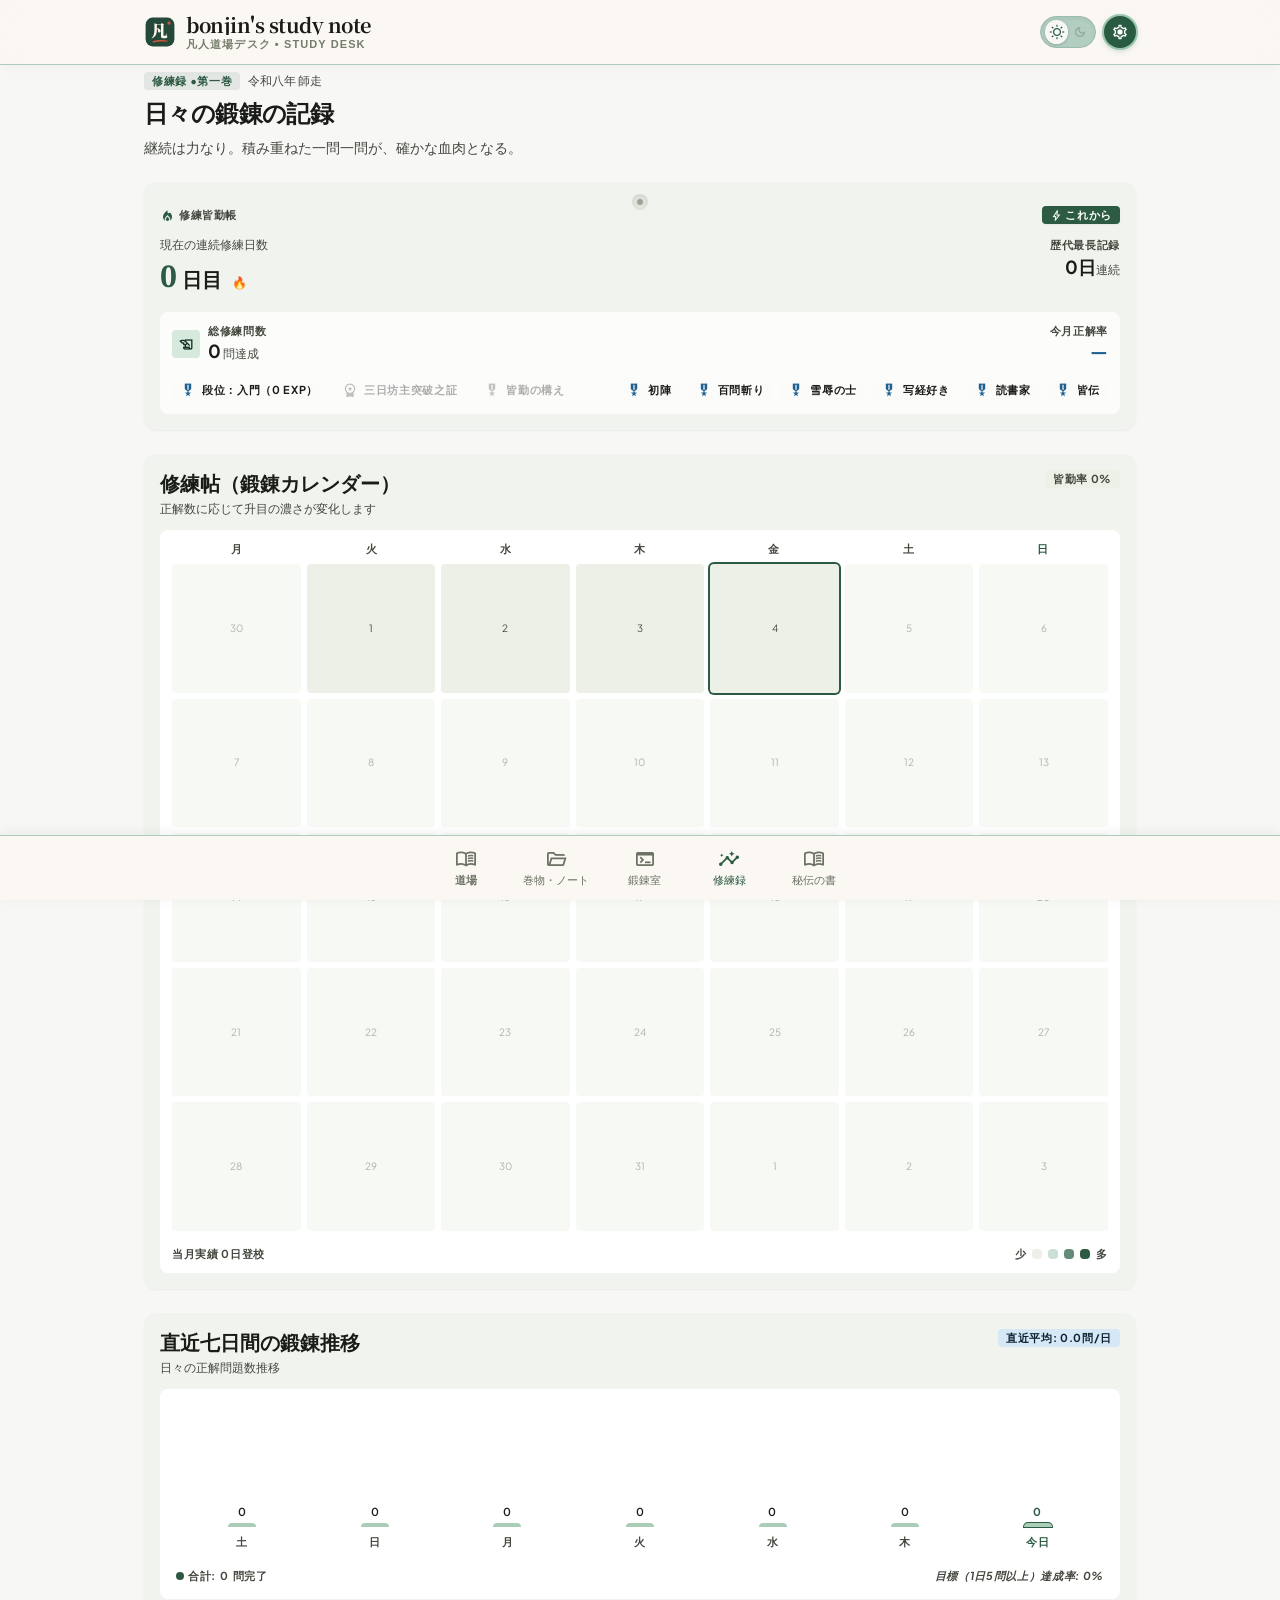
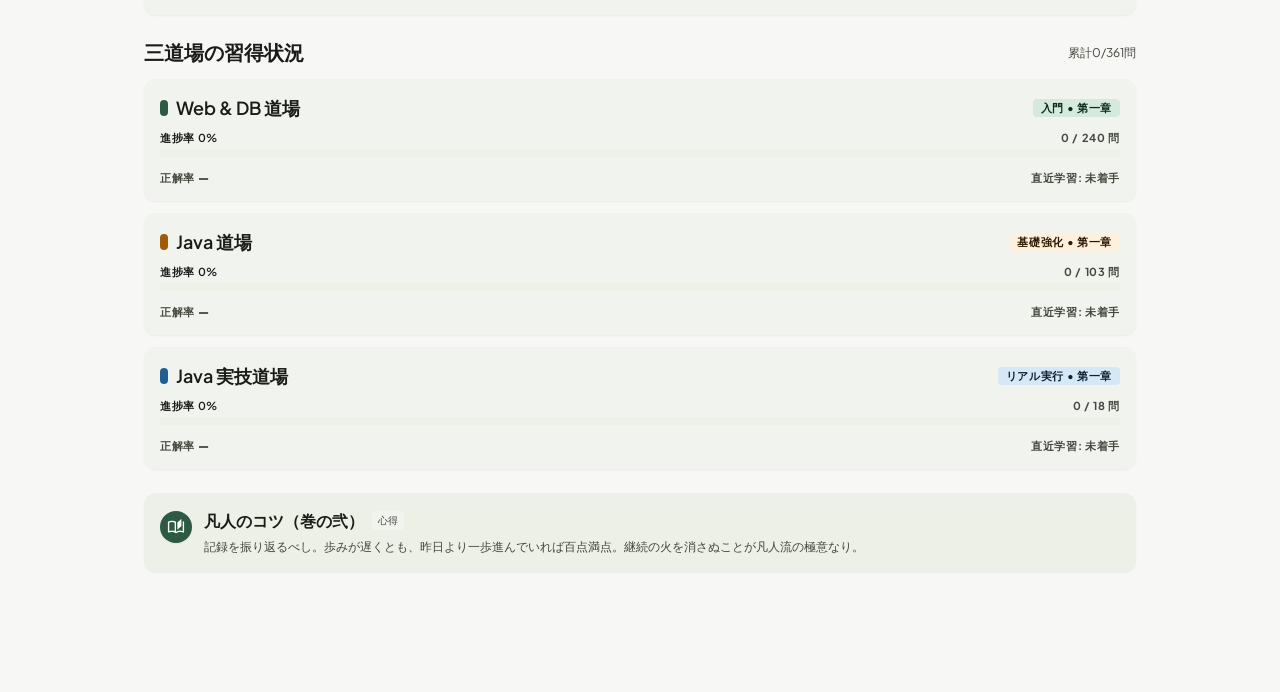
<file: log.html>
<!DOCTYPE html>
<html lang="ja">
<head>
<meta charset="UTF-8">
<meta name="viewport" content="width=device-width, initial-scale=1.0, viewport-fit=cover">
<title>修練録 | bonjin&#x27;s study note</title>
<script>try{var t=localStorage.getItem("theme");if(t)document.documentElement.setAttribute("data-theme",t);}catch(e){}</script>
<link rel="icon" href="logo.svg" type="image/svg+xml">
<link rel="preconnect" href="https://fonts.googleapis.com">
<link rel="preconnect" href="https://fonts.gstatic.com" crossorigin>
<link rel="stylesheet" href="https://fonts.googleapis.com/css2?family=Noto+Serif+JP:wght@400;600;700&amp;family=Noto+Serif:wght@500;600&amp;family=Plus+Jakarta+Sans:wght@400;500;600&amp;display=swap">
<link rel="stylesheet" href="https://fonts.googleapis.com/css2?family=Noto+Serif:wght@500;600;700&amp;family=Plus+Jakarta+Sans:wght@400;500;600;700&amp;display=swap">
<link rel="stylesheet" href="https://fonts.googleapis.com/css2?family=Material+Symbols+Outlined:opsz,wght,FILL,GRAD@20..48,100..700,0..1,-50..200&amp;display=block">
<link rel="stylesheet" href="css/pages.css?v=9">
<link rel="stylesheet" href="css/sc-log-l.css?v=9">
<link rel="stylesheet" href="css/sc-log-d.css?v=9">
</head>
<body>
<!-- ライトモードの画面 -->
<div class="theme-l">
<div class="sc-log-l"><div class="bg-[#fbf7f2] dark:bg-[#181614] text-[#231f1d] dark:text-[#ede6df] font-sans-jp flex flex-col min-h-screen selection:bg-[#ffdbd0] selection:text-[#390c00] transition-colors duration-300 relative sc-root">
<header class="fixed top-0 w-full z-50 pt-safe bg-[#fbf7f2]/90 dark:bg-[#181614]/90 backdrop-blur-xl border-b border-[#ebdccf] dark:border-[#2f2924] shadow-[0_2px_12px_rgba(40,30,20,0.04)]"><div class="h-16 px-space-md flex items-center justify-between gap-space-sm max-w-5xl mx-auto"><div class="flex items-center gap-2.5 min-w-0 flex-1"><img class="brand-mark logo-l" src="logo.svg" alt="" width="32" height="32"><img class="brand-mark logo-d" src="logo-dark.svg" alt="" width="32" height="32"><div class="flex flex-col min-w-0"><span class="font-brush text-[20px] font-bold tracking-tight text-[#1c1917] dark:text-[#f8f5f0] truncate leading-none">bonjin's study note</span><span class="font-sans-jp text-[11px] font-semibold tracking-widest text-[#856f62] dark:text-[#ab978a] truncate mt-1 leading-none uppercase">凡人道場デスク • Study Desk</span></div></div><div class="flex items-center gap-space-sm flex-shrink-0"><button data-theme-toggle aria-label="Toggle Light/Dark Theme" class="relative flex items-center justify-between w-14 h-8 p-1 rounded-full bg-[#eee3d5] dark:bg-[#2b2622] border border-[#ddccba] dark:border-[#423a33] transition-colors focus:outline-none shadow-inner"  type="button"><span class="flex items-center justify-center w-6 h-6 rounded-full bg-[#fbf7f2] text-[#9b2f00] shadow-[0_1px_3px_rgba(0,0,0,0.18)] transition-transform duration-300 dark:hidden" id="lightIconBox"><span class="material-symbols-outlined text-[16px]">wb_sunny</span></span><span class="hidden dark:flex items-center justify-center w-6 h-6 rounded-full bg-[#181614] text-[#ffba93] shadow-[0_1px_3px_rgba(0,0,0,0.4)] ml-auto transition-transform duration-300"><span class="material-symbols-outlined text-[16px]">dark_mode</span></span><span class="flex items-center justify-center w-6 h-6 rounded-full text-[#8d7168] opacity-60 dark:hidden ml-auto"><span class="material-symbols-outlined text-[14px]">dark_mode</span></span></button><a href="settings.html" aria-label="設定" class="w-8 h-8 rounded-full bg-[#9b2f00] dark:bg-[#a63810] flex items-center justify-center flex-shrink-0 shadow-[0_2px_6px_rgba(155,47,0,0.3)] ring-2 ring-[#e6cbb9] dark:ring-[#442c22]"><span class="material-symbols-outlined text-[#ffffff] text-[18px]">settings</span></a></div></div></header><main class="flex flex-col relative w-full pt-16 pb-24 px-space-md max-w-5xl mx-auto"><div class="flex flex-col w-full pb-6 space-y-6">
<!-- Page Header Title (Editorial Mincho Framing) -->
<div class="flex flex-col space-y-1.5 pt-2">
<div class="flex items-center gap-2">
<span class="inline-flex items-center justify-center px-2 py-0.5 rounded bg-primary/10 text-primary font-label-sm text-label-sm">
        修練録 • <span data-b="vol">第一巻</span>
      </span>
<span class="font-body-sm text-body-sm text-on-surface-variant"><span data-b="wareki">令和六年 水無月</span></span>
</div>
<h1 class="font-headline-lg-mobile text-headline-lg-mobile text-on-surface tracking-tight">
      日々の鍛錬の記録
    </h1>
<p class="font-body-md text-body-md text-on-surface-variant">
      継続は力なり。積み重ねた一問一問が、確かな血肉となる。
    </p>
</div>
<!-- 1. 連続修練日数 & 最長記録 (Kifuda Wood Tablet with Nail Accent) -->
<div class="relative rounded-xl bg-surface-container p-space-md shadow-sm overflow-hidden">
<!-- Traditional timber nail/hanging peg visual accent -->
<div class="absolute top-3 left-1/2 -translate-x-1/2 flex items-center justify-center w-4 h-4 rounded-full bg-surface-dim shadow-inner">
<div class="w-1.5 h-1.5 rounded-full bg-outline/60"></div>
</div>
<!-- Top Ribbon Stamp -->
<div class="flex justify-between items-center pt-2 mb-3">
<span class="font-label-sm text-label-sm uppercase tracking-wider text-on-surface-variant flex items-center gap-1">
<span class="material-symbols-outlined text-[15px] text-primary" style="font-variation-settings: 'FILL' 1;">local_fire_department</span>
        修練皆勤帳
      </span>
<span class="px-2 py-0.5 rounded bg-primary text-on-primary font-label-sm text-label-sm shadow-sm flex items-center gap-0.5">
<span class="material-symbols-outlined text-[13px]">bolt</span><span data-b="streak-badge">鍛錬継続中</span>
      </span>
</div>
<!-- Hero Streak Counter -->
<div class="flex items-baseline justify-between mb-4">
<div>
<div class="font-body-sm text-body-sm text-on-surface-variant">現在の連続修練日数</div>
<div class="flex items-baseline gap-1.5 mt-0.5">
<span class="font-headline-xl-mobile text-headline-xl-mobile font-bold text-primary tracking-tight" data-b="streak">5</span>
<span class="font-headline-sm text-headline-sm text-on-surface font-semibold">日目</span>
<span class="text-primary font-body-sm text-body-sm ml-1 font-semibold">🔥</span>
</div>
</div>
<div class="flex flex-col items-end text-right">
<span class="font-label-sm text-label-sm text-on-surface-variant">歴代最長記録</span>
<span class="font-title-md text-title-md font-bold text-on-surface mt-0.5"><span data-b="best">24</span>日<span class="font-body-sm text-body-sm font-normal text-on-surface-variant">連続</span></span>
</div>
</div>
<!-- Secondary Metric Bar & Achievement Medals -->
<div class="pt-3 flex flex-col gap-2.5 bg-surface-container-lowest/80 rounded-lg p-3">
<div class="flex items-center justify-between">
<div class="flex items-center gap-2">
<div class="w-7 h-7 rounded bg-primary-fixed flex items-center justify-center text-on-primary-fixed">
<span class="material-symbols-outlined text-[17px]">history_edu</span>
</div>
<div>
<div class="font-label-sm text-label-sm text-on-surface-variant">総修練問数</div>
<div class="font-title-md text-title-md font-bold text-on-surface"><span data-b="solved">142</span><span class="font-body-sm text-body-sm font-normal text-on-surface-variant ml-0.5">問達成</span></div>
</div>
</div>
<div class="text-right">
<div class="font-label-sm text-label-sm text-on-surface-variant">今月正解率</div>
<div class="font-title-md text-title-md font-bold text-tertiary"><span data-b="month-acc">86.4%</span></div>
</div>
</div>
<!-- Achievement Seals (Mokkan / 印章) -->
<div class="flex items-center gap-2 pt-1">
<div data-ach="three" class="flex-1 flex items-center gap-1.5 px-2 py-1 rounded bg-surface-container-low text-on-surface">
<span class="material-symbols-outlined text-[16px] text-primary" style="font-variation-settings: 'FILL' 1;">workspace_premium</span>
<span class="font-label-sm text-label-sm truncate">三日坊主突破之証</span>
</div>
<div data-ach="seven" class="flex-1 flex items-center gap-1.5 px-2 py-1 rounded bg-surface-container-low text-on-surface">
<span class="material-symbols-outlined text-[16px] text-tertiary" style="font-variation-settings: 'FILL' 1;">military_tech</span>
<span class="font-label-sm text-label-sm truncate">皆勤の構え</span>
</div>
</div>
</div>
</div>
<!-- 2. 修練草カレンダー (Washi/Sumi Style Heatmap) -->
<div class="flex flex-col p-space-md rounded-xl bg-surface-container space-y-3 shadow-sm">
<div class="flex items-start justify-between">
<div>
<h2 class="font-headline-sm text-headline-sm text-on-surface">修練帖（鍛錬カレンダー）</h2>
<p class="font-body-sm text-body-sm text-on-surface-variant mt-0.5">正解数に応じて升目の濃さが変化します</p>
</div>
<span class="px-2 py-0.5 rounded bg-surface-container-high text-on-surface-variant font-label-sm text-label-sm whitespace-nowrap">
        皆勤率 <span data-b="attend">84%</span>
      </span>
</div>
<!-- Heatmap Grid Container -->
<div class="bg-surface-container-lowest p-3 rounded-lg flex flex-col space-y-2">
<!-- Weekday headers -->
<div class="grid grid-cols-7 gap-1 text-center font-label-sm text-label-sm text-on-surface-variant">
<span>月</span><span>火</span><span>水</span><span>木</span><span>金</span><span>土</span><span class="text-primary">日</span>
</div>
<!-- 5 Weeks of Activity Tiles -->
<!-- Color Scale Tokens:
           Level 0 (0問): bg-surface-container-high
           Level 1 (1-3問): bg-primary-fixed-dim/40
           Level 2 (4-7問): bg-primary-container/80 text-on-primary
           Level 3 (8問以上): bg-primary text-on-primary
      -->
<div class="grid grid-cols-7 gap-1.5" data-list="cal-l">
<!-- Week 1 -->
<div class="aspect-square rounded flex items-center justify-center bg-surface-container-high text-on-surface-variant font-label-sm text-[10px]" title="0問">27</div>
<div class="aspect-square rounded flex items-center justify-center bg-primary-fixed-dim/60 text-on-primary-fixed font-label-sm text-[10px]" title="2問">28</div>
<div class="aspect-square rounded flex items-center justify-center bg-primary-container/80 text-on-primary font-label-sm text-[10px]" title="5問">29</div>
<div class="aspect-square rounded flex items-center justify-center bg-surface-container-high text-on-surface-variant font-label-sm text-[10px]" title="0問">30</div>
<div class="aspect-square rounded flex items-center justify-center bg-primary-fixed-dim/60 text-on-primary-fixed font-label-sm text-[10px]" title="3問">31</div>
<div class="aspect-square rounded flex items-center justify-center bg-primary text-on-primary font-label-sm text-[10px]" title="9問">1</div>
<div class="aspect-square rounded flex items-center justify-center bg-primary-container/80 text-on-primary font-label-sm text-[10px]" title="6問">2</div>
<!-- Week 2 -->
<div class="aspect-square rounded flex items-center justify-center bg-primary-fixed-dim/60 text-on-primary-fixed font-label-sm text-[10px]" title="2問">3</div>
<div class="aspect-square rounded flex items-center justify-center bg-primary-container/80 text-on-primary font-label-sm text-[10px]" title="4問">4</div>
<div class="aspect-square rounded flex items-center justify-center bg-primary-container/80 text-on-primary font-label-sm text-[10px]" title="5問">5</div>
<div class="aspect-square rounded flex items-center justify-center bg-primary-fixed-dim/60 text-on-primary-fixed font-label-sm text-[10px]" title="1問">6</div>
<div class="aspect-square rounded flex items-center justify-center bg-primary-container/80 text-on-primary font-label-sm text-[10px]" title="6問">7</div>
<div class="aspect-square rounded flex items-center justify-center bg-primary text-on-primary font-label-sm text-[10px]" title="11問">8</div>
<div class="aspect-square rounded flex items-center justify-center bg-surface-container-high text-on-surface-variant font-label-sm text-[10px]" title="0問">9</div>
<!-- Week 3 -->
<div class="aspect-square rounded flex items-center justify-center bg-primary-fixed-dim/60 text-on-primary-fixed font-label-sm text-[10px]" title="3問">10</div>
<div class="aspect-square rounded flex items-center justify-center bg-primary-container/80 text-on-primary font-label-sm text-[10px]" title="5問">11</div>
<div class="aspect-square rounded flex items-center justify-center bg-surface-container-high text-on-surface-variant font-label-sm text-[10px]" title="0問">12</div>
<div class="aspect-square rounded flex items-center justify-center bg-primary-fixed-dim/60 text-on-primary-fixed font-label-sm text-[10px]" title="2問">13</div>
<div class="aspect-square rounded flex items-center justify-center bg-primary-container/80 text-on-primary font-label-sm text-[10px]" title="7問">14</div>
<div class="aspect-square rounded flex items-center justify-center bg-primary text-on-primary font-label-sm text-[10px]" title="10問">15</div>
<div class="aspect-square rounded flex items-center justify-center bg-primary-fixed-dim/60 text-on-primary-fixed font-label-sm text-[10px]" title="3問">16</div>
<!-- Week 4 -->
<div class="aspect-square rounded flex items-center justify-center bg-primary-fixed-dim/60 text-on-primary-fixed font-label-sm text-[10px]" title="3問">17</div>
<div class="aspect-square rounded flex items-center justify-center bg-primary-container/80 text-on-primary font-label-sm text-[10px]" title="5問">18</div>
<div class="aspect-square rounded flex items-center justify-center bg-primary-fixed-dim/60 text-on-primary-fixed font-label-sm text-[10px]" title="2問">19</div>
<div class="aspect-square rounded flex items-center justify-center bg-primary-container/80 text-on-primary font-label-sm text-[10px]" title="6問">20</div>
<div class="aspect-square rounded flex items-center justify-center bg-primary-container/80 text-on-primary font-label-sm text-[10px]" title="4問">21</div>
<div class="aspect-square rounded flex items-center justify-center bg-primary text-on-primary font-label-sm text-[10px]" title="8問">22</div>
<!-- Today (23日) with warm indicator -->
<div class="aspect-square rounded flex items-center justify-center bg-primary-container text-on-primary font-label-sm text-[10px] shadow-sm ring-2 ring-primary" title="本日: 3問">23</div>
<!-- Week 5 / Future -->
<div class="aspect-square rounded flex items-center justify-center bg-surface-container-high/40 text-on-surface-variant/40 font-label-sm text-[10px]">24</div>
<div class="aspect-square rounded flex items-center justify-center bg-surface-container-high/40 text-on-surface-variant/40 font-label-sm text-[10px]">25</div>
<div class="aspect-square rounded flex items-center justify-center bg-surface-container-high/40 text-on-surface-variant/40 font-label-sm text-[10px]">26</div>
<div class="aspect-square rounded flex items-center justify-center bg-surface-container-high/40 text-on-surface-variant/40 font-label-sm text-[10px]">27</div>
<div class="aspect-square rounded flex items-center justify-center bg-surface-container-high/40 text-on-surface-variant/40 font-label-sm text-[10px]">28</div>
<div class="aspect-square rounded flex items-center justify-center bg-surface-container-high/40 text-on-surface-variant/40 font-label-sm text-[10px]">29</div>
<div class="aspect-square rounded flex items-center justify-center bg-surface-container-high/40 text-on-surface-variant/40 font-label-sm text-[10px]">30</div>
</div>
<!-- Legend -->
<div class="flex items-center justify-between pt-2">
<span class="font-label-sm text-label-sm text-on-surface-variant">当月実績 <span data-b="days">22</span>日登校</span>
<div class="flex items-center gap-1.5 font-label-sm text-label-sm text-on-surface-variant">
<span>少</span>
<span class="w-2.5 h-2.5 rounded bg-surface-container-high"></span>
<span class="w-2.5 h-2.5 rounded bg-primary-fixed-dim/60"></span>
<span class="w-2.5 h-2.5 rounded bg-primary-container/80"></span>
<span class="w-2.5 h-2.5 rounded bg-primary"></span>
<span>多</span>
</div>
</div>
</div>
</div>
<!-- 3. 最近7日間の正解数グラフ (Stele / Urushi Bar Chart) -->
<div class="flex flex-col p-space-md rounded-xl bg-surface-container space-y-3 shadow-sm">
<div class="flex items-start justify-between">
<div>
<h2 class="font-headline-sm text-headline-sm text-on-surface">直近七日間の鍛錬推移</h2>
<p class="font-body-sm text-body-sm text-on-surface-variant mt-0.5">日々の正解問題数推移</p>
</div>
<span class="px-2 py-0.5 rounded bg-tertiary-fixed text-on-tertiary-fixed font-label-sm text-label-sm">
        直近平均: <span data-b="avg7">4.4</span>問/日
      </span>
</div>
<!-- Chart Container -->
<div class="bg-surface-container-lowest p-4 rounded-lg flex flex-col space-y-3">
<!-- Bars Display (Max is 10) -->
<div data-list="bars-l" class="h-36 flex items-end justify-between gap-2 pt-4 px-1">
<!-- Mon (3問) -->
<div class="flex-1 flex flex-col items-center gap-1 h-full justify-end group">
<span class="font-label-sm text-label-sm text-on-surface font-semibold">3</span>
<div class="w-full max-w-[28px] bg-primary-fixed-dim rounded-t h-[30%] transition-all duration-300"></div>
<span class="font-label-sm text-label-sm text-on-surface-variant mt-1">月</span>
</div>
<!-- Tue (5問) -->
<div class="flex-1 flex flex-col items-center gap-1 h-full justify-end group">
<span class="font-label-sm text-label-sm text-on-surface font-semibold">5</span>
<div class="w-full max-w-[28px] bg-primary-container rounded-t h-[50%] transition-all duration-300"></div>
<span class="font-label-sm text-label-sm text-on-surface-variant mt-1">火</span>
</div>
<!-- Wed (2問) -->
<div class="flex-1 flex flex-col items-center gap-1 h-full justify-end group">
<span class="font-label-sm text-label-sm text-on-surface font-semibold">2</span>
<div class="w-full max-w-[28px] bg-primary-fixed-dim rounded-t h-[20%] transition-all duration-300"></div>
<span class="font-label-sm text-label-sm text-on-surface-variant mt-1">水</span>
</div>
<!-- Thu (6問) -->
<div class="flex-1 flex flex-col items-center gap-1 h-full justify-end group">
<span class="font-label-sm text-label-sm text-on-surface font-semibold">6</span>
<div class="w-full max-w-[28px] bg-primary-container rounded-t h-[60%] transition-all duration-300"></div>
<span class="font-label-sm text-label-sm text-on-surface-variant mt-1">木</span>
</div>
<!-- Fri (4問) -->
<div class="flex-1 flex flex-col items-center gap-1 h-full justify-end group">
<span class="font-label-sm text-label-sm text-on-surface font-semibold">4</span>
<div class="w-full max-w-[28px] bg-primary-fixed-dim rounded-t h-[40%] transition-all duration-300"></div>
<span class="font-label-sm text-label-sm text-on-surface-variant mt-1">金</span>
</div>
<!-- Sat (8問 - Peak) -->
<div class="flex-1 flex flex-col items-center gap-1 h-full justify-end group">
<span class="font-label-sm text-label-sm text-primary font-bold">8</span>
<div class="w-full max-w-[28px] bg-primary rounded-t h-[80%] shadow-sm transition-all duration-300"></div>
<span class="font-label-sm text-label-sm text-on-surface-variant mt-1">土</span>
</div>
<!-- Sun (Today: 3問) -->
<div class="flex-1 flex flex-col items-center gap-1 h-full justify-end group">
<span class="font-label-sm text-label-sm text-primary font-bold">3</span>
<div class="w-full max-w-[28px] bg-primary-container rounded-t h-[30%] shadow-sm ring-1 ring-primary transition-all duration-300"></div>
<span class="font-label-sm text-label-sm text-primary font-bold mt-1">今日</span>
</div>
</div>
<div class="pt-2 flex items-center justify-between text-on-surface-variant font-label-sm text-label-sm">
<span class="flex items-center gap-1">
<span class="w-2 h-2 rounded-full bg-primary"></span> 合計: <span data-b="sum7">31</span>問完了
        </span>
<span class="italic text-on-surface-variant">目標（1日<span data-b="goal">3</span>問以上）達成率: <span data-b="goal7">85%</span></span>
</div>
</div>
</div>
<!-- 4. 三大道場の進み具合 (Dojo Progress Breakdown Cards) -->
<div class="flex flex-col space-y-3">
<div class="flex items-center justify-between">
<h2 class="font-headline-sm text-headline-sm text-on-surface">三道場の習得状況</h2>
<span class="font-body-sm text-body-sm text-on-surface-variant">累計<span data-b="grand">250</span>/<span data-b="grand-all">600</span>問</span>
</div>
<!-- Dojo 1: Web & DB 道場 (山吹・柿色 / Primary Theme) -->
<div class="rounded-xl bg-surface-container p-space-md shadow-sm relative overflow-hidden flex flex-col space-y-2.5">
<div class="flex items-center justify-between">
<div class="flex items-center gap-2">
<span class="w-2 h-4 rounded-full bg-primary"></span>
<h3 class="font-title-md text-title-md text-on-surface font-semibold">Web &amp; DB 道場</h3>
</div>
<span class="px-2 py-0.5 rounded bg-primary-fixed text-on-primary-fixed font-label-sm text-label-sm font-semibold">
          <span data-b="coding-chapter">入門 • 第四章</span>
        </span>
</div>
<!-- Progress bar -->
<div class="flex flex-col space-y-1">
<div class="flex justify-between font-label-sm text-label-sm">
<span class="text-on-surface font-semibold">進捗率 <span data-b="coding-pct">68%</span></span>
<span class="text-on-surface-variant"><span data-b="coding-solved">136</span> / <span data-b="coding-total">200</span> 問</span>
</div>
<div class="w-full h-2 rounded-full bg-surface-container-high overflow-hidden">
<div class="h-full bg-primary rounded-full" data-w="coding" style="width: 68%;"></div>
</div>
</div>
<div class="flex items-center justify-between pt-1 font-label-sm text-label-sm text-on-surface-variant">
<span>正解率 <strong class="text-on-surface"><span data-b="coding-acc">91%</span></strong></span>
<span>直近学習: <span data-b="coding-ago">2日前</span></span>
</div>
</div>
<!-- Dojo 2: Java 道場 (江戸紫・紫苑 / Secondary Theme) -->
<div class="rounded-xl bg-surface-container p-space-md shadow-sm relative overflow-hidden flex flex-col space-y-2.5">
<div class="flex items-center justify-between">
<div class="flex items-center gap-2">
<span class="w-2 h-4 rounded-full bg-secondary"></span>
<h3 class="font-title-md text-title-md text-on-surface font-semibold">Java 道場</h3>
</div>
<span class="px-2 py-0.5 rounded bg-secondary-fixed text-on-secondary-fixed font-label-sm text-label-sm font-semibold">
          <span data-b="java-chapter">基礎強化 • 第二章</span>
        </span>
</div>
<!-- Progress bar -->
<div class="flex flex-col space-y-1">
<div class="flex justify-between font-label-sm text-label-sm">
<span class="text-on-surface font-semibold">進捗率 <span data-b="java-pct">42%</span></span>
<span class="text-on-surface-variant"><span data-b="java-solved">84</span> / <span data-b="java-total">200</span> 問</span>
</div>
<div class="w-full h-2 rounded-full bg-surface-container-high overflow-hidden">
<div class="h-full bg-secondary rounded-full" data-w="java" style="width: 42%;"></div>
</div>
</div>
<div class="flex items-center justify-between pt-1 font-label-sm text-label-sm text-on-surface-variant">
<span>正解率 <strong class="text-on-surface"><span data-b="java-acc">85%</span></strong></span>
<span>直近学習: <span data-b="java-ago">昨日</span></span>
</div>
</div>
<!-- Dojo 3: Java 実技道場 (藍色・勝色 / Tertiary Theme) -->
<div class="rounded-xl bg-surface-container p-space-md shadow-sm relative overflow-hidden flex flex-col space-y-2.5">
<div class="flex items-center justify-between">
<div class="flex items-center gap-2">
<span class="w-2 h-4 rounded-full bg-tertiary"></span>
<h3 class="font-title-md text-title-md text-on-surface font-semibold">Java 実技道場</h3>
</div>
<span class="px-2 py-0.5 rounded bg-tertiary-fixed text-on-tertiary-fixed font-label-sm text-label-sm font-semibold">
          <span data-b="run-chapter">リアル実行 • 第一章</span>
        </span>
</div>
<!-- Progress bar -->
<div class="flex flex-col space-y-1">
<div class="flex justify-between font-label-sm text-label-sm">
<span class="text-on-surface font-semibold">進捗率 <span data-b="run-pct">15%</span></span>
<span class="text-on-surface-variant"><span data-b="run-solved">30</span> / <span data-b="run-total">200</span> 問</span>
</div>
<div class="w-full h-2 rounded-full bg-surface-container-high overflow-hidden">
<div class="h-full bg-tertiary rounded-full" data-w="run" style="width: 15%;"></div>
</div>
</div>
<div class="flex items-center justify-between pt-1 font-label-sm text-label-sm text-on-surface-variant">
<span>正解率 <strong class="text-on-surface"><span data-b="run-acc">78%</span></strong></span>
<span>直近学習: <span data-b="run-ago">本日</span></span>
</div>
</div>
</div>
<!-- 5. 下部の心得・アドバイス (Dojo Wisdom Scroll Banner) -->
<div class="rounded-xl bg-surface-container-high p-space-md shadow-sm flex items-start gap-3">
<div class="w-8 h-8 rounded-full bg-primary flex items-center justify-center text-on-primary flex-shrink-0 mt-0.5 shadow-sm">
<span class="material-symbols-outlined text-[18px]">auto_stories</span>
</div>
<div class="flex flex-col space-y-1">
<div class="flex items-center gap-2">
<span class="font-headline-sm text-[16px] text-on-surface font-bold">凡人のコツ（巻の弐）</span>
<span class="px-1.5 py-0.5 rounded bg-surface-container text-on-surface-variant font-label-sm text-[10px]">心得</span>
</div>
<p class="font-body-sm text-body-sm text-on-surface-variant leading-relaxed">
        記録を振り返るべし。歩みが遅くとも、昨日より一歩進んでいれば百点満点。継続の火を消さぬことが凡人流の極意なり。
      </p>
</div>
</div>
</div>
</main>
<!-- Bottom Nav (和風色調・下部タブ) -->
<nav class="fixed bottom-0 w-full z-50 pb-safe bg-[#fbf7f2]/95 dark:bg-[#181614]/95 backdrop-blur-xl border-t border-[#ebdccf] dark:border-[#2f2924] shadow-[0_-2px_12px_rgba(40,30,20,0.06)]"><div class="flex justify-around items-center h-16 px-space-sm max-w-md mx-auto"><a class="flex flex-col items-center justify-center gap-0.5 min-w-[56px] min-h-[44px] text-[#7a675a] dark:text-[#a19083] transition-colors hover:text-[#231f1d] dark:hover:text-[#f4eee6]" data-path="study-desk" href="index.html"><span class="material-symbols-outlined text-[22px]">menu_book</span><span class="font-sans-jp text-[11px] font-semibold">道場</span></a><a class="flex flex-col items-center justify-center gap-0.5 min-w-[56px] min-h-[44px] text-[#7a675a] dark:text-[#a19083] transition-colors hover:text-[#231f1d] dark:hover:text-[#f4eee6]" data-path="notebooks" href="scrolls.html"><span class="material-symbols-outlined text-[22px]">folder_open</span><span class="font-sans-jp text-[11px] font-medium">巻物・ノート</span></a><a class="flex flex-col items-center justify-center gap-0.5 min-w-[56px] min-h-[44px] text-[#7a675a] dark:text-[#a19083] transition-colors hover:text-[#231f1d] dark:hover:text-[#f4eee6]" data-path="practice-lab" href="daily.html"><span class="material-symbols-outlined text-[22px]">terminal</span><span class="font-sans-jp text-[11px] font-medium">鍛錬室</span></a><a aria-current="page" style="color:#2d5a43;font-weight:700" class="flex flex-col items-center justify-center gap-0.5 min-w-[56px] min-h-[44px] text-[#7a675a] dark:text-[#a19083] transition-colors hover:text-[#231f1d] dark:hover:text-[#f4eee6]" data-path="study-analytics" href="log.html"><span class="material-symbols-outlined text-[22px]">insights</span><span class="font-sans-jp text-[11px] font-medium">修練録</span></a><a class="flex flex-col items-center justify-center gap-0.5 min-w-[56px] min-h-[44px] text-[#7a675a] dark:text-[#a19083] transition-colors hover:text-[#231f1d] dark:hover:text-[#f4eee6]" data-path="my-profile" href="secrets.html"><span class="material-symbols-outlined text-[22px]">menu_book</span><span class="font-sans-jp text-[11px] font-medium">秘伝の書</span></a></div></nav>


</div></div>
</div>
<!-- ダークモードの画面 -->
<div class="theme-d">
<div class="sc-log-d"><div class="bg-surface font-body-md text-on-surface flex flex-col min-h-screen sc-root">
<header class="fixed top-0 w-full z-50 pt-safe bg-surface/80 backdrop-blur-xl shadow-[0_1px_8px_rgba(0,0,0,0.4)]"><div class="h-16 px-margin-sm flex items-center justify-between"><div class="flex flex-col justify-center min-w-0 pr-space-sm"><div class="flex items-center gap-space-xs"><span class="w-1.5 h-1.5 rounded-full bg-primary-container shrink-0"></span><h1 class="font-headline-sm text-headline-sm text-on-surface tracking-tight truncate font-serif">bonjin's study note</h1></div><p class="font-label-sm text-label-sm text-on-surface-variant/70 tracking-widest uppercase truncate">凡人道場デスク・STUDY DESK</p></div><div class="flex items-center gap-space-xs shrink-0"><button data-theme-toggle aria-label="Theme Mode" class="w-11 h-11 flex items-center justify-center text-on-surface-variant hover:text-primary transition-colors"><span class="material-symbols-outlined text-[20px]">dark_mode</span></button><a href="settings.html" aria-label="設定" class="w-11 h-11 flex items-center justify-center text-on-surface-variant hover:text-primary transition-colors"><span class="material-symbols-outlined text-[20px]">settings</span></a></div></div></header><main class="flex flex-col relative w-full pt-16 pb-20 bg-surface min-h-screen"><div class="flex flex-col w-full px-margin-sm space-y-space-lg pb-space-xl">
<!-- Screen Header -->
<section class="flex flex-col space-y-space-xs pt-space-sm">
<div class="flex items-center gap-space-xs">
<span class="w-1.5 h-3.5 bg-primary-container rounded-DEFAULT"></span>
<p class="font-label-sm text-label-sm text-primary-container tracking-widest font-semibold uppercase">
        修練録・<span data-b="vol">第一巻</span>　<span data-b="wareki">令和六年 水無月</span>
      </p>
</div>
<h2 class="font-headline-lg-mobile text-headline-lg-mobile text-on-surface font-serif tracking-tight">
      日々の鍛錬の記録
    </h2>
<p class="font-body-sm text-body-sm text-on-surface-variant font-sans">
      継続は力なり。積み重ねた一問一問が、確かな血肉となる。
    </p>
</section>
<!-- Top Streak & Stats Card (修練皆勤帳) -->
<section class="bg-surface-container-low rounded-xl p-space-md shadow-md flex flex-col space-y-space-md relative overflow-hidden">
<div class="absolute -right-8 -top-8 w-32 h-32 bg-primary-container/10 rounded-full blur-2xl pointer-events-none"></div>
<div class="flex items-center justify-between">
<div class="flex items-center gap-space-xs">
<span class="text-[18px]">🔥</span>
<h3 class="font-headline-sm text-headline-sm text-on-surface font-serif">修練皆勤帳</h3>
</div>
<span class="inline-flex items-center gap-1 bg-secondary-container/20 text-secondary-fixed-dim px-2.5 py-1 rounded-full font-label-sm text-label-sm">
<span>⚡</span> <span data-b="streak-badge">鍛錬継続中</span>
      </span>
</div>
<!-- Streak Counts -->
<div class="grid grid-cols-2 gap-space-sm">
<div class="bg-surface-container rounded-lg p-space-sm flex flex-col">
<span class="font-label-sm text-label-sm text-on-surface-variant">現在の連続修練日数</span>
<div class="flex items-baseline gap-1 mt-1">
<span class="font-display-mobile text-display-mobile text-primary font-serif font-bold" data-b="streak">5</span>
<span class="font-body-md text-body-md text-on-surface font-serif">日目</span>
<span class="text-[14px] ml-0.5">🔥</span>
</div>
</div>
<div class="bg-surface-container rounded-lg p-space-sm flex flex-col">
<span class="font-label-sm text-label-sm text-on-surface-variant">歴代最長記録</span>
<div class="flex items-baseline gap-1 mt-1">
<span class="font-display-mobile text-display-mobile text-tertiary-fixed font-serif font-bold" data-b="best">24</span>
<span class="font-body-md text-body-md text-on-surface font-serif">日連続</span>
</div>
</div>
</div>
<!-- Aggregate Stats -->
<div class="grid grid-cols-2 gap-space-sm">
<div class="bg-surface-container rounded-lg p-space-sm flex items-center justify-between">
<div class="flex flex-col">
<span class="font-label-sm text-label-sm text-on-surface-variant">総修練問数</span>
<span class="font-headline-md text-headline-md text-on-surface font-serif mt-0.5"><span data-b="solved">142</span><span class="text-body-sm font-sans ml-1 text-on-surface-variant">問達成</span></span>
</div>
<span class="material-symbols-outlined text-primary-container text-[24px]">task_alt</span>
</div>
<div class="bg-surface-container rounded-lg p-space-sm flex items-center justify-between">
<div class="flex flex-col">
<span class="font-label-sm text-label-sm text-on-surface-variant">今月正解率</span>
<span class="font-headline-md text-headline-md text-secondary font-serif mt-0.5"><span data-b="month-acc-num">86.4</span><span class="text-body-sm font-sans ml-0.5 text-on-surface-variant">%</span></span>
</div>
<span class="material-symbols-outlined text-secondary text-[24px]">verified</span>
</div>
</div>
<!-- Stamp Badges -->
<div class="flex flex-wrap items-center gap-space-xs pt-space-xs">
<div data-ach="three" class="flex items-center gap-1.5 bg-surface-container-high px-2.5 py-1 rounded-DEFAULT text-primary-container font-label-sm text-label-sm">
<span class="material-symbols-outlined text-[15px]" style="font-variation-settings: 'FILL' 1;">military_tech</span>
<span>三日坊主突破之証</span>
</div>
<div data-ach="seven" class="flex items-center gap-1.5 bg-surface-container-high px-2.5 py-1 rounded-DEFAULT text-secondary font-label-sm text-label-sm">
<span class="material-symbols-outlined text-[15px]" style="font-variation-settings: 'FILL' 1;">shield</span>
<span>皆勤の構え</span>
</div>
</div>
</section>
<!-- GitHub-style Contribution Heatmap Calendar (修練帖) -->
<section class="bg-surface-container-low rounded-xl p-space-md shadow-md flex flex-col space-y-space-md">
<div class="flex flex-col space-y-1">
<div class="flex items-center justify-between">
<h3 class="font-headline-sm text-headline-sm text-on-surface font-serif">修練帖（鍛錬カレンダー）</h3>
<span class="bg-primary-container/20 text-primary-fixed-dim px-2 py-0.5 rounded-DEFAULT font-label-sm text-label-sm font-semibold">皆勤率 <span data-b="attend">84%</span></span>
</div>
<p class="font-body-sm text-body-sm text-on-surface-variant">正解数に応じて升目の濃さが変化します</p>
</div>
<!-- Calendar Days Header -->
<div class="grid grid-cols-7 gap-1 text-center font-label-sm text-label-sm text-on-surface-variant/80 font-serif">
<div>月</div>
<div>火</div>
<div>水</div>
<div>木</div>
<div>金</div>
<div class="text-primary/70">土</div>
<div class="text-primary-container/70">日</div>
</div>
<!-- 5 Weeks Contribution Matrix -->
<div data-list="cal-d" class="grid grid-cols-7 gap-1.5">
<!-- Week 1: 5/27 - 6/2 -->
<div class="h-8 bg-surface-container-highest/30 rounded-DEFAULT flex items-center justify-center font-label-sm text-label-sm text-on-surface-variant/40">27</div>
<div class="h-8 bg-surface-container-highest/30 rounded-DEFAULT flex items-center justify-center font-label-sm text-label-sm text-on-surface-variant/40">28</div>
<div class="h-8 bg-surface-container-highest/30 rounded-DEFAULT flex items-center justify-center font-label-sm text-label-sm text-on-surface-variant/40">29</div>
<div class="h-8 bg-surface-container-highest/30 rounded-DEFAULT flex items-center justify-center font-label-sm text-label-sm text-on-surface-variant/40">30</div>
<div class="h-8 bg-surface-container-highest/30 rounded-DEFAULT flex items-center justify-center font-label-sm text-label-sm text-on-surface-variant/40">31</div>
<div class="h-8 bg-primary-container/40 rounded-DEFAULT flex items-center justify-center font-label-sm text-label-sm text-on-surface">1</div>
<div class="h-8 bg-primary-container/70 rounded-DEFAULT flex items-center justify-center font-label-sm text-label-sm text-on-surface font-semibold">2</div>
<!-- Week 2: 6/3 - 6/9 -->
<div class="h-8 bg-primary-container/30 rounded-DEFAULT flex items-center justify-center font-label-sm text-label-sm text-on-surface">3</div>
<div class="h-8 bg-primary-container/90 rounded-DEFAULT flex items-center justify-center font-label-sm text-label-sm text-on-primary-container font-semibold">4</div>
<div class="h-8 bg-surface-container rounded-DEFAULT flex items-center justify-center font-label-sm text-label-sm text-on-surface-variant/60">5</div>
<div class="h-8 bg-primary-container/60 rounded-DEFAULT flex items-center justify-center font-label-sm text-label-sm text-on-surface font-semibold">6</div>
<div class="h-8 bg-primary-container/40 rounded-DEFAULT flex items-center justify-center font-label-sm text-label-sm text-on-surface">7</div>
<div class="h-8 bg-primary-container rounded-DEFAULT flex items-center justify-center font-label-sm text-label-sm text-on-primary font-bold">8</div>
<div class="h-8 bg-primary-container/80 rounded-DEFAULT flex items-center justify-center font-label-sm text-label-sm text-on-primary-container font-semibold">9</div>
<!-- Week 3: 6/10 - 6/16 -->
<div class="h-8 bg-primary-container/50 rounded-DEFAULT flex items-center justify-center font-label-sm text-label-sm text-on-surface">10</div>
<div class="h-8 bg-primary-container/70 rounded-DEFAULT flex items-center justify-center font-label-sm text-label-sm text-on-surface font-semibold">11</div>
<div class="h-8 bg-primary-container/30 rounded-DEFAULT flex items-center justify-center font-label-sm text-label-sm text-on-surface">12</div>
<div class="h-8 bg-surface-container rounded-DEFAULT flex items-center justify-center font-label-sm text-label-sm text-on-surface-variant/60">13</div>
<div class="h-8 bg-primary-container/60 rounded-DEFAULT flex items-center justify-center font-label-sm text-label-sm text-on-surface font-semibold">14</div>
<div class="h-8 bg-primary-container rounded-DEFAULT flex items-center justify-center font-label-sm text-label-sm text-on-primary font-bold">15</div>
<div class="h-8 bg-primary-container/50 rounded-DEFAULT flex items-center justify-center font-label-sm text-label-sm text-on-surface">16</div>
<!-- Week 4: 6/17 - 6/23 -->
<div class="h-8 bg-primary-container/40 rounded-DEFAULT flex items-center justify-center font-label-sm text-label-sm text-on-surface">17</div>
<div class="h-8 bg-primary-container/80 rounded-DEFAULT flex items-center justify-center font-label-sm text-label-sm text-on-primary-container font-semibold">18</div>
<div class="h-8 bg-primary-container/30 rounded-DEFAULT flex items-center justify-center font-label-sm text-label-sm text-on-surface">19</div>
<div class="h-8 bg-primary-container/90 rounded-DEFAULT flex items-center justify-center font-label-sm text-label-sm text-on-primary-container font-semibold">20</div>
<div class="h-8 bg-primary-container/60 rounded-DEFAULT flex items-center justify-center font-label-sm text-label-sm text-on-surface font-semibold">21</div>
<div class="h-8 bg-primary-container rounded-DEFAULT flex items-center justify-center font-label-sm text-label-sm text-on-primary font-bold">22</div>
<!-- Today (23) Highlighted -->
<div class="h-8 bg-primary-container rounded-DEFAULT flex items-center justify-center font-label-sm text-label-sm text-on-primary font-bold shadow-md shadow-primary-container/40 relative">
<span>23</span>
<span class="absolute -top-1 -right-1 w-2 h-2 rounded-full bg-secondary-fixed"></span>
</div>
<!-- Week 5: 6/24 - 6/30 -->
<div class="h-8 bg-surface-container rounded-DEFAULT flex items-center justify-center font-label-sm text-label-sm text-on-surface-variant/40">24</div>
<div class="h-8 bg-surface-container rounded-DEFAULT flex items-center justify-center font-label-sm text-label-sm text-on-surface-variant/40">25</div>
<div class="h-8 bg-surface-container rounded-DEFAULT flex items-center justify-center font-label-sm text-label-sm text-on-surface-variant/40">26</div>
<div class="h-8 bg-surface-container rounded-DEFAULT flex items-center justify-center font-label-sm text-label-sm text-on-surface-variant/40">27</div>
<div class="h-8 bg-surface-container rounded-DEFAULT flex items-center justify-center font-label-sm text-label-sm text-on-surface-variant/40">28</div>
<div class="h-8 bg-surface-container rounded-DEFAULT flex items-center justify-center font-label-sm text-label-sm text-on-surface-variant/40">29</div>
<div class="h-8 bg-surface-container rounded-DEFAULT flex items-center justify-center font-label-sm text-label-sm text-on-surface-variant/40">30</div>
</div>
<!-- Legend -->
<div class="flex items-center justify-between pt-space-xs font-label-sm text-label-sm text-on-surface-variant">
<span>当月実績 <span data-b="days">22</span>日登校</span>
<div class="flex items-center gap-1.5">
<span>少</span>
<span class="w-2.5 h-2.5 rounded-DEFAULT bg-surface-container"></span>
<span class="w-2.5 h-2.5 rounded-DEFAULT bg-primary-container/30"></span>
<span class="w-2.5 h-2.5 rounded-DEFAULT bg-primary-container/60"></span>
<span class="w-2.5 h-2.5 rounded-DEFAULT bg-primary-container"></span>
<span>多</span>
</div>
</div>
</section>
<!-- 7-Day Bar Chart (直近七日間の鍛錬推移) -->
<section class="bg-surface-container-low rounded-xl p-space-md shadow-md flex flex-col space-y-space-md">
<div class="flex flex-col space-y-0.5">
<h3 class="font-headline-sm text-headline-sm text-on-surface font-serif">直近七日間の鍛錬推移</h3>
<p class="font-body-sm text-body-sm text-on-surface-variant">日々の正解問題数推移　直近平均: <span data-b="avg7">4.4</span>問/日</p>
</div>
<!-- Bar Chart Canvas -->
<div data-list="bars-d" class="h-36 flex items-end justify-between gap-2 pt-space-md px- space-xs">
<!-- 月: 3 -->
<div class="flex-1 flex flex-col items-center gap-1.5 h-full justify-end">
<span class="font-label-sm text-label-sm text-on-surface-variant">3</span>
<div class="w-full max-w-[28px] bg-surface-container-high rounded-t-DEFAULT hover:bg-primary/50 transition-colors" style="height: 37.5%;"></div>
<span class="font-label-sm text-label-sm text-on-surface-variant font-serif">月</span>
</div>
<!-- 火: 5 -->
<div class="flex-1 flex flex-col items-center gap-1.5 h-full justify-end">
<span class="font-label-sm text-label-sm text-on-surface-variant">5</span>
<div class="w-full max-w-[28px] bg-primary/70 rounded-t-DEFAULT hover:bg-primary transition-colors" style="height: 62.5%;"></div>
<span class="font-label-sm text-label-sm text-on-surface-variant font-serif">火</span>
</div>
<!-- 水: 2 -->
<div class="flex-1 flex flex-col items-center gap-1.5 h-full justify-end">
<span class="font-label-sm text-label-sm text-on-surface-variant">2</span>
<div class="w-full max-w-[28px] bg-surface-container-high rounded-t-DEFAULT hover:bg-primary/50 transition-colors" style="height: 25%;"></div>
<span class="font-label-sm text-label-sm text-on-surface-variant font-serif">水</span>
</div>
<!-- 木: 6 -->
<div class="flex-1 flex flex-col items-center gap-1.5 h-full justify-end">
<span class="font-label-sm text-label-sm text-on-surface-variant">6</span>
<div class="w-full max-w-[28px] bg-primary/80 rounded-t-DEFAULT hover:bg-primary transition-colors" style="height: 75%;"></div>
<span class="font-label-sm text-label-sm text-on-surface-variant font-serif">木</span>
</div>
<!-- 金: 4 -->
<div class="flex-1 flex flex-col items-center gap-1.5 h-full justify-end">
<span class="font-label-sm text-label-sm text-on-surface-variant">4</span>
<div class="w-full max-w-[28px] bg-primary/60 rounded-t-DEFAULT hover:bg-primary transition-colors" style="height: 50%;"></div>
<span class="font-label-sm text-label-sm text-on-surface-variant font-serif">金</span>
</div>
<!-- 土: 8 -->
<div class="flex-1 flex flex-col items-center gap-1.5 h-full justify-end">
<span class="font-label-sm text-label-sm text-primary font-bold">8</span>
<div class="w-full max-w-[28px] bg-primary-container rounded-t-DEFAULT shadow-sm shadow-primary-container/50" style="height: 100%;"></div>
<span class="font-label-sm text-label-sm text-primary font-serif font-bold">土</span>
</div>
<!-- 今日: 3 -->
<div class="flex-1 flex flex-col items-center gap-1.5 h-full justify-end">
<span class="font-label-sm text-label-sm text-secondary-fixed-dim font-semibold">3</span>
<div class="w-full max-w-[28px] bg-secondary-container rounded-t-DEFAULT" style="height: 37.5%;"></div>
<span class="font-label-sm text-label-sm text-secondary-fixed-dim font-serif font-semibold">今日</span>
</div>
</div>
<!-- Chart Footer -->
<div class="flex items-center justify-between pt-space-xs bg-surface-container rounded-lg p-space-sm font-label-sm text-label-sm text-on-surface-variant">
<span>合計: <strong class="text-on-surface font-serif"><span data-b="sum7">31</span>問完了</strong></span>
<span>目標（1日<span data-b="goal">3</span>問以上）達成率: <strong class="text-primary font-serif"><span data-b="goal7">85%</span></strong></span>
</div>
</section>
<!-- 3 Dojo Mastery Status (三道場の習得状況) -->
<section class="flex flex-col space-y-space-sm">
<div class="flex items-center justify-between">
<div class="flex items-center gap-space-xs">
<span class="w-1.5 h-3.5 bg-primary rounded-DEFAULT"></span>
<h3 class="font-headline-sm text-headline-sm text-on-surface font-serif">三道場の習得状況</h3>
</div>
<span class="font-label-sm text-label-sm text-on-surface-variant font-serif">累計 <span data-b="grand">250</span> / <span data-b="grand-all">600</span>問</span>
</div>
<!-- Dojo 1: Web & DB 道場 -->
<div class="bg-surface-container-low rounded-xl p-space-md shadow-md flex flex-col space-y-space-sm">
<div class="flex items-start justify-between">
<div class="flex flex-col">
<div class="flex items-center gap-1.5">
<span class="w-2 h-2 rounded-full bg-primary-container"></span>
<h4 class="font-label-md text-label-md text-on-surface font-serif font-semibold">Web &amp; DB 道場</h4>
</div>
<span class="font-label-sm text-label-sm text-on-surface-variant mt-0.5"><span data-b="coding-chapter">入門・第四章</span></span>
</div>
<span class="font-headline-sm text-headline-sm text-primary font-serif font-bold"><span data-b="coding-pct">68%</span></span>
</div>
<!-- Progress bar (Vermilion/Amber) -->
<div class="w-full h-2 bg-surface-container rounded-full overflow-hidden">
<div class="h-full bg-primary-container rounded-full" data-w="coding" style="width: 68%;"></div>
</div>
<div class="flex items-center justify-between font-label-sm text-label-sm text-on-surface-variant pt-1">
<span><span data-b="coding-solved">136</span> / <span data-b="coding-total">200</span>問</span>
<span>正解率: <strong class="text-on-surface font-serif"><span data-b="coding-acc">91%</span></strong></span>
<span>直近学習: <span data-b="coding-ago">2日前</span></span>
</div>
</div>
<!-- Dojo 2: Java 道場 -->
<div class="bg-surface-container-low rounded-xl p-space-md shadow-md flex flex-col space-y-space-sm">
<div class="flex items-start justify-between">
<div class="flex flex-col">
<div class="flex items-center gap-1.5">
<span class="w-2 h-2 rounded-full bg-[#a855f7]"></span>
<h4 class="font-label-md text-label-md text-on-surface font-serif font-semibold">Java 道場</h4>
</div>
<span class="font-label-sm text-label-sm text-on-surface-variant mt-0.5"><span data-b="java-chapter">基礎強化・第二章</span></span>
</div>
<span class="font-headline-sm text-headline-sm text-[#c084fc] font-serif font-bold"><span data-b="java-pct">42%</span></span>
</div>
<!-- Progress bar (Purple-violet) -->
<div class="w-full h-2 bg-surface-container rounded-full overflow-hidden">
<div class="h-full bg-[#a855f7] rounded-full" data-w="java" style="width: 42%;"></div>
</div>
<div class="flex items-center justify-between font-label-sm text-label-sm text-on-surface-variant pt-1">
<span><span data-b="java-solved">84</span> / <span data-b="java-total">200</span>問</span>
<span>正解率: <strong class="text-on-surface font-serif"><span data-b="java-acc">85%</span></strong></span>
<span>直近学習: <span data-b="java-ago">昨日</span></span>
</div>
</div>
<!-- Dojo 3: Java 実技道場 -->
<div class="bg-surface-container-low rounded-xl p-space-md shadow-md flex flex-col space-y-space-sm">
<div class="flex items-start justify-between">
<div class="flex flex-col">
<div class="flex items-center gap-1.5">
<span class="w-2 h-2 rounded-full bg-[#0d9488]"></span>
<h4 class="font-label-md text-label-md text-on-surface font-serif font-semibold">Java 実技道場</h4>
</div>
<span class="font-label-sm text-label-sm text-on-surface-variant mt-0.5"><span data-b="run-chapter">リアル実行・第一章</span></span>
</div>
<span class="font-headline-sm text-headline-sm text-[#2dd4bf] font-serif font-bold"><span data-b="run-pct">15%</span></span>
</div>
<!-- Progress bar (Teal-blue) -->
<div class="w-full h-2 bg-surface-container rounded-full overflow-hidden">
<div class="h-full bg-[#0d9488] rounded-full" data-w="run" style="width: 15%;"></div>
</div>
<div class="flex items-center justify-between font-label-sm text-label-sm text-on-surface-variant pt-1">
<span><span data-b="run-solved">30</span> / <span data-b="run-total">200</span>問</span>
<span>正解率: <strong class="text-on-surface font-serif"><span data-b="run-acc">78%</span></strong></span>
<span class="text-secondary-fixed font-semibold">直近学習: <span data-b="run-ago">本日</span></span>
</div>
</div>
</section>
<!-- Advice Scroll (凡人のコツ) -->
<section class="bg-surface-container-high rounded-xl p-space-md shadow-md relative overflow-hidden">
<div class="flex items-center gap-space-xs text-primary-container mb-2">
<span class="material-symbols-outlined text-[20px]">auto_stories</span>
<h4 class="font-label-md text-label-md font-serif font-semibold">凡人のコツ（巻の弐） 心得</h4>
</div>
<blockquote class="font-headline-sm text-headline-sm text-on-surface font-serif leading-relaxed italic pl-space-xs">
      「記録を振り返るべし。歩みが遅くとも、昨日より一歩進んでいれば百点満点。継続の火を消さぬことが凡人流の極意なり。」
    </blockquote>
</section>
</div></main><nav class="fixed bottom-0 w-full z-50 pb-safe bg-surface/85 backdrop-blur-xl shadow-[0_-1px_12px_rgba(0,0,0,0.5)]" data-active-classes="text-primary-container font-semibold"><div class="h-16 px-space-xs flex items-center justify-around"><a class="flex flex-col items-center justify-center min-w-[56px] h-12 text-on-surface-variant hover:text-primary transition-colors" data-path="dojo" href="index.html"><span class="material-symbols-outlined text-[22px]">temple_buddhist</span><span class="font-label-sm text-label-sm mt-0.5 tracking-wider">道場</span></a><a class="flex flex-col items-center justify-center min-w-[56px] h-12 text-on-surface-variant hover:text-primary transition-colors" data-path="scrolls-notes" href="scrolls.html"><span class="material-symbols-outlined text-[22px]">history_edu</span><span class="font-label-sm text-label-sm mt-0.5 tracking-wider">巻物</span></a><a class="flex flex-col items-center justify-center min-w-[56px] h-12 text-on-surface-variant hover:text-primary transition-colors" data-path="practice" href="daily.html"><span class="material-symbols-outlined text-[22px]">fitness_center</span><span class="font-label-sm text-label-sm mt-0.5 tracking-wider">鍛錬室</span></a><a aria-current="page" class="flex flex-col items-center justify-center min-w-[56px] h-12 transition-colors text-primary-container font-semibold" data-path="records" href="log.html"><span class="material-symbols-outlined text-[22px]">auto_stories</span><span class="font-label-sm text-label-sm mt-0.5 tracking-wider">修練録</span></a><a class="flex flex-col items-center justify-center min-w-[56px] h-12 text-on-surface-variant hover:text-primary transition-colors" data-path="secret-scrolls" href="secrets.html"><span class="material-symbols-outlined text-[22px]">menu_book</span><span class="font-label-sm text-label-sm mt-0.5 tracking-wider">秘伝の書</span></a></div></nav>
</div></div>
</div>
<script src="common.js?v=9"></script>
<script src="log.js?v=9"></script>
</body>
</html>
</file>
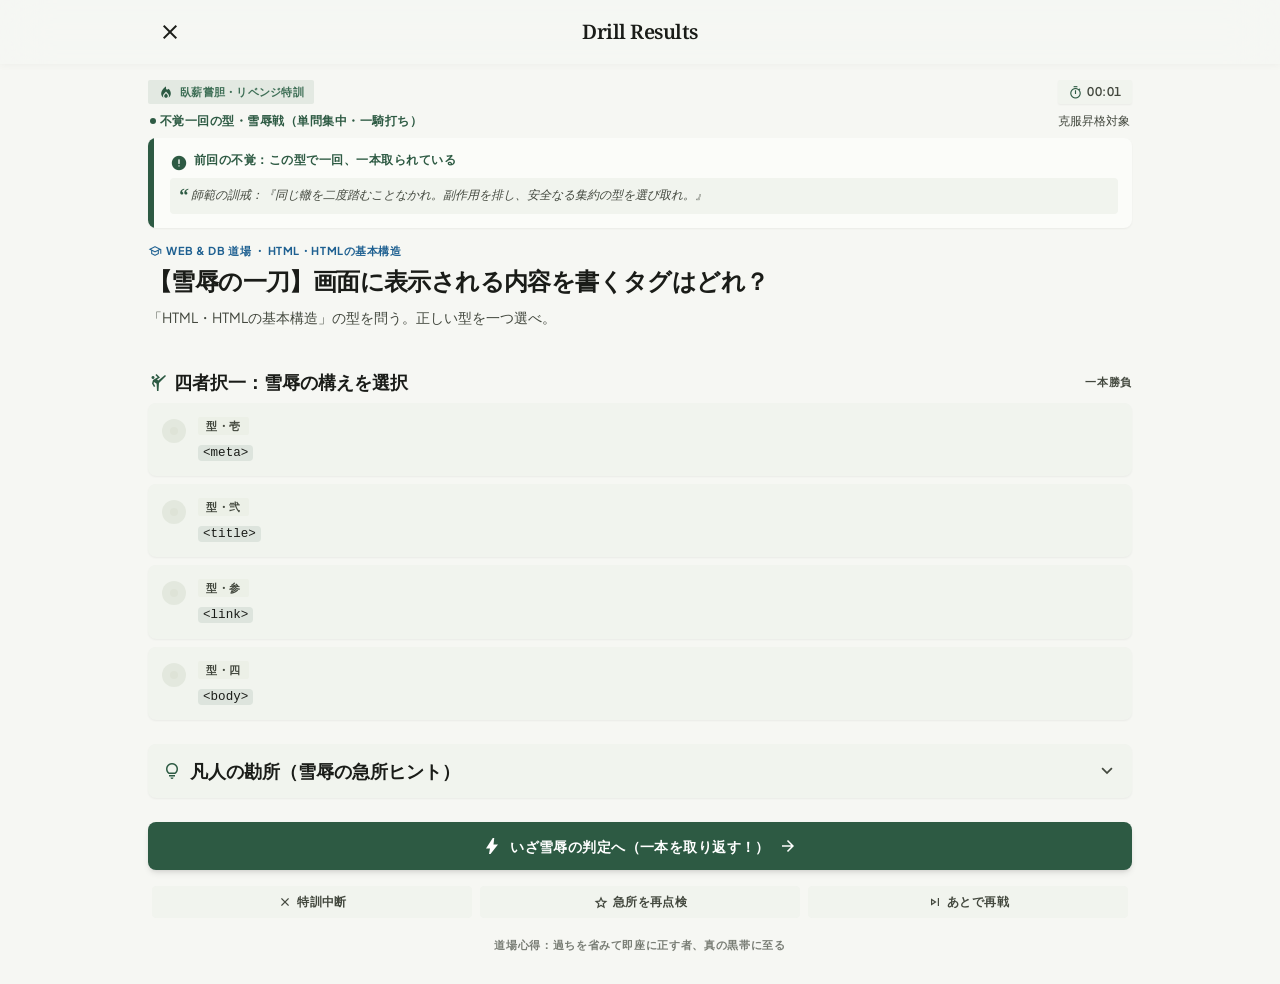
<file: revenge.html>
<!DOCTYPE html>
<html lang="ja">
<head>
<meta charset="UTF-8">
<meta name="viewport" content="width=device-width, initial-scale=1.0, viewport-fit=cover">
<title>雪辱戦 | bonjin&#x27;s study note</title>
<script>try{var t=localStorage.getItem("theme");if(t)document.documentElement.setAttribute("data-theme",t);}catch(e){}</script>
<link rel="icon" href="logo.svg" type="image/svg+xml">
<link rel="preconnect" href="https://fonts.googleapis.com">
<link rel="preconnect" href="https://fonts.gstatic.com" crossorigin>
<link rel="stylesheet" href="https://fonts.googleapis.com/css2?family=Noto+Serif:ital,wght@0,600;0,700;1,600&amp;family=Plus+Jakarta+Sans:wght@400;600;700&amp;display=swap">
<link rel="stylesheet" href="https://fonts.googleapis.com/css2?family=Noto+Serif+JP:wght@400;500;600;700&amp;family=Plus+Jakarta+Sans:wght@400;500;600;700&amp;display=swap">
<link rel="stylesheet" href="https://fonts.googleapis.com/css2?family=Noto+Serif:wght@600;700&amp;family=Plus+Jakarta+Sans:wght@400;600;700&amp;display=swap">
<link rel="stylesheet" href="https://fonts.googleapis.com/css2?family=Noto+Serif+JP:wght@400;500;600;700&amp;family=Plus+Jakarta+Sans:wght@400;500;600&amp;display=swap">
<link rel="stylesheet" href="https://fonts.googleapis.com/css2?family=Noto+Serif:wght@500;600;700&amp;family=Plus+Jakarta+Sans:wght@400;500;600;700&amp;display=swap">
<link rel="stylesheet" href="https://fonts.googleapis.com/css2?family=Material+Symbols+Outlined:opsz,wght,FILL,GRAD@20..48,100..700,0..1,-50..200&amp;display=block">
<link rel="stylesheet" href="css/pages.css?v=9">
<link rel="stylesheet" href="css/keiko.css?v=9">
<link rel="stylesheet" href="css/sc-rev-l.css?v=9">
<link rel="stylesheet" href="css/sc-rev-d.css?v=9">
<link rel="stylesheet" href="css/sc-ok-l.css?v=9">
<link rel="stylesheet" href="css/sc-ok-d.css?v=9">
<link rel="stylesheet" href="css/sc-ng-l.css?v=9">
<link rel="stylesheet" href="css/sc-ng-d.css?v=9">
</head>
<body>
<!-- ライトモードの画面 -->
<div class="theme-l">
<div data-view="q"><div class="sc-rev-l"><div class="bg-surface font-body-md text-on-surface antialiased sc-root">
<header class="fixed top-0 w-full z-50 pt-safe bg-surface/80 backdrop-blur-xl shadow-[0_1px_8px_rgba(0,0,0,0.04)]"><div class="h-16 px-gutter flex items-center justify-between"><button aria-label="Close" class="w-11 h-11 flex items-center justify-center text-on-surface hover:text-primary transition-colors focus:outline-none" type="button"><span class="material-symbols-outlined text-[24px]">close</span></button><h1 class="font-headline-sm text-headline-sm text-on-surface tracking-tight text-center">Drill Results</h1><div class="w-11 h-11 flex items-center justify-end"></div></div></header><main class="flex flex-col relative w-full pt-16 bg-surface min-h-screen"><div class="flex flex-col w-full pb-safe">
<!-- Mode & Status Banner (Tactile Kinari / Wood Tablet strip) -->
<section class="px-gutter pt-space-md pb-space-sm flex flex-col gap-space-sm">
<div class="flex items-center justify-between gap-space-xs">
<!-- Badge: 臥薪嘗胆 -->
<div class="inline-flex items-center gap-1.5 px-2.5 py-1 rounded bg-primary-container/10 text-primary-container">
<span class="material-symbols-outlined text-[16px] text-primary" style="font-variation-settings: 'FILL' 1;">local_fire_department</span>
<span class="font-label-sm text-label-sm tracking-wide">臥薪嘗胆・リベンジ特訓</span>
</div>
<!-- Timer (Engraved counter style) -->
<div class="flex items-center gap-1 px-2.5 py-1 rounded bg-surface-container text-on-surface-variant shadow-sm">
<span class="material-symbols-outlined text-[15px] text-primary">timer</span>
<span class="font-label-md text-label-md tracking-wider tabular-nums font-semibold">00:15</span>
</div>
</div>
<!-- Match Sub-meta -->
<div class="flex items-center justify-between text-on-surface-variant px-0.5">
<span class="font-label-md text-label-md flex items-center gap-1 text-primary font-semibold">
<span class="w-1.5 h-1.5 rounded-full bg-primary inline-block"></span>
        参本目の雪辱戦（単問集中・一騎打ち）
      </span>
<span class="font-body-sm text-body-sm text-on-surface-variant">克服昇格対象</span>
</div>
</section>
<!-- Previous Mistake Alert / 師範の戒め板 (Kifuda style parchment) -->
<section class="px-gutter pb-space-md">
<div class="relative overflow-hidden rounded-xl bg-surface-container-low p-3.5 shadow-sm">
<div class="absolute top-0 left-0 bottom-0 w-1.5 bg-primary"></div>
<div class="pl-2 flex flex-col gap-1.5">
<div class="flex items-start gap-1.5 text-primary">
<span class="material-symbols-outlined text-[18px] shrink-0 mt-0.5" style="font-variation-settings: 'FILL' 1;">error</span>
<p class="font-label-md text-label-md leading-snug">
<span class="font-bold">前回の不覚（2分前）：</span>
            parallelStream 内での可変コレクション操作により並列競合が発生
          </p>
</div>
<div class="rounded-lg bg-surface-container p-2 text-on-surface-variant">
<p class="font-body-sm text-body-sm italic flex items-start gap-1">
<span class="font-headline-sm text-headline-sm text-primary leading-none">“</span>
<span>師範の訓戒：『同じ轍を二度踏むことなかれ。副作用を排し、安全なる集約の型を選び取れ。』</span>
</p>
</div>
</div>
</div>
</section>
<!-- Question Core Section -->
<section class="px-gutter pb-space-md flex flex-col gap-space-xs">
<span class="font-label-sm text-label-sm text-tertiary tracking-wider uppercase flex items-center gap-1">
<span class="material-symbols-outlined text-[14px]">school</span>
      Java 実技篇 ・ 並列処理と副作用の急所
    </span>
<h2 class="font-headline-lg-mobile text-headline-lg-mobile text-on-surface tracking-tight mt-0.5">
      【雪辱の一刀】Java Stream API における安全な集計処理を完遂せよ
    </h2>
<p class="font-body-md text-body-md text-on-surface-variant mt-1 leading-relaxed">
      複数スレッドから同時に実行される <code class="px-1.5 py-0.5 rounded bg-surface-container font-mono text-[13px] text-primary">parallelStream()</code> において、スレッド競合を排除し各要素の加工結果を集計する<span class="font-semibold text-on-surface">【最も堅牢かつ正統な構え】</span>を選べ。
    </p>
</section>
<!-- Dojo Code Block (木簡調・漆スレート枠) -->
<section class="px-gutter pb-space-lg">
<div class="rounded-xl overflow-hidden shadow-sm bg-inverse-surface text-inverse-on-surface">
<!-- Tablet header bar -->
<div class="px-3.5 py-2 bg-surface-dim/20 flex items-center justify-between">
<div class="flex items-center gap-2">
<span class="w-2.5 h-2.5 rounded-full bg-error inline-block"></span>
<span class="w-2.5 h-2.5 rounded-full bg-primary inline-block opacity-60"></span>
<span class="font-mono text-[12px] tracking-wide text-inverse-on-surface/90 font-medium">OrderAggregator.java</span>
</div>
<span class="font-label-sm text-label-sm text-primary-fixed-dim px-2 py-0.5 rounded bg-inverse-surface/80">不覚箇所の再現</span>
</div>
<!-- Code content -->
<div class="p-3.5 font-mono text-[12.5px] leading-relaxed overflow-x-auto text-inverse-on-surface/95 select-all">
<div class="text-inverse-on-surface/60 italic">// ❌ 前回の不覚コード：非同期での可変リスト追加</div>
<div>List&lt;String&gt; results = <span class="text-tertiary-fixed">new</span> ArrayList&lt;&gt;();</div>
<div class="mt-1">orders.<span class="text-primary-fixed-dim">parallelStream</span>()</div>
<div class="pl-4">.filter(Order::isValid)</div>
<div class="pl-4">.<span class="text-error-container bg-error/30 px-1 rounded">forEach</span>(o -&gt; results.add(o.getCode())); <span class="text-error-container text-[11px]">// 競合の罠！</span></div>
</div>
<!-- Sub code action toolbar -->
<div class="px-3 py-2 bg-surface-dim/30 flex items-center justify-between">
<div class="flex items-center gap-2">
<button class="inline-flex items-center gap-1 px-2.5 py-1 rounded bg-inverse-surface text-inverse-on-surface/80 hover:text-inverse-on-surface font-label-sm text-label-sm transition-colors" type="button">
<span class="material-symbols-outlined text-[14px]">edit_note</span>
            型を写経
          </button>
<button class="inline-flex items-center gap-1 px-2.5 py-1 rounded bg-inverse-surface text-inverse-on-surface/80 hover:text-inverse-on-surface font-label-sm text-label-sm transition-colors" type="button">
<span class="material-symbols-outlined text-[14px]">terminal</span>
            砂場で試す
          </button>
</div>
<span class="font-label-sm text-label-sm text-inverse-on-surface/60">JDK 17 LTS</span>
</div>
</div>
</section>
<!-- Four Choices (四者択一・受撃の構え) -->
<section class="px-gutter pb-space-lg flex flex-col gap-space-sm">
<div class="flex items-center justify-between">
<h3 class="font-title-md text-title-md text-on-surface flex items-center gap-1.5">
<span class="material-symbols-outlined text-primary text-[20px]">sports_martial_arts</span>
        四者択一：雪辱の構えを選択
      </h3>
<span class="font-label-sm text-label-sm text-on-surface-variant">一本勝負</span>
</div>
<!-- Option 1: Selected / Highlighted Correct Stance -->
<div class="choice-card group relative p-3.5 rounded-xl cursor-pointer transition-all shadow-sm bg-primary-container/10" data-index="1">
<div class="flex items-start gap-3">
<!-- Radio Stamp Indicator -->
<div class="radio-indicator shrink-0 w-6 h-6 rounded-full flex items-center justify-center mt-0.5 bg-primary text-on-primary">
<span class="material-symbols-outlined text-[16px]">check</span>
</div>
<div class="flex-1 flex flex-col gap-1 min-w-0">
<div class="flex items-center justify-between gap-1">
<span class="font-label-sm text-label-sm px-2 py-0.5 rounded font-bold bg-primary text-on-primary">
              型・壱（選定中）
            </span>
<span class="font-label-sm text-label-sm text-primary font-semibold">本命の手</span>
</div>
<p class="font-body-md text-body-md text-on-surface font-medium leading-snug pt-0.5">
<code class="text-primary font-mono text-[13px]">.collect(Collectors.toList())</code> を用いて、Stream フレームワーク側にスレッドセーフな集約を委ねる。
          </p>
</div>
</div>
</div>
<!-- Option 2 -->
<div class="choice-card group relative p-3.5 rounded-xl cursor-pointer transition-all shadow-sm bg-surface-container" data-index="2">
<div class="flex items-start gap-3">
<div class="radio-indicator shrink-0 w-6 h-6 rounded-full flex items-center justify-center mt-0.5 bg-surface-container-highest text-on-surface-variant">
<span class="w-2 h-2 rounded-full bg-outline-variant"></span>
</div>
<div class="flex-1 flex flex-col gap-1 min-w-0">
<div class="flex items-center justify-between gap-1">
<span class="font-label-sm text-label-sm px-2 py-0.5 rounded bg-surface-container-high text-on-surface-variant">
              型・弐
            </span>
</div>
<p class="font-body-md text-body-md text-on-surface leading-snug pt-0.5">
<code class="font-mono text-[13px] text-tertiary">Collections.synchronizedList(results)</code> でラップしたリストに対し <code class="font-mono text-[13px]">forEach</code> を継続する。
          </p>
</div>
</div>
</div>
<!-- Option 3 -->
<div class="choice-card group relative p-3.5 rounded-xl cursor-pointer transition-all shadow-sm bg-surface-container" data-index="3">
<div class="flex items-start gap-3">
<div class="radio-indicator shrink-0 w-6 h-6 rounded-full flex items-center justify-center mt-0.5 bg-surface-container-highest text-on-surface-variant">
<span class="w-2 h-2 rounded-full bg-outline-variant"></span>
</div>
<div class="flex-1 flex flex-col gap-1 min-w-0">
<div class="flex items-center justify-between gap-1">
<span class="font-label-sm text-label-sm px-2 py-0.5 rounded bg-surface-container-high text-on-surface-variant">
              型・参
            </span>
</div>
<p class="font-body-md text-body-md text-on-surface leading-snug pt-0.5">
<code class="font-mono text-[13px] text-tertiary">forEachOrdered()</code> に変更して順序のみを保証し、<code class="font-mono text-[13px]">ArrayList</code> への直接追加をそのまま残す。
          </p>
</div>
</div>
</div>
<!-- Option 4 -->
<div class="choice-card group relative p-3.5 rounded-xl cursor-pointer transition-all shadow-sm bg-surface-container" data-index="4">
<div class="flex items-start gap-3">
<div class="radio-indicator shrink-0 w-6 h-6 rounded-full flex items-center justify-center mt-0.5 bg-surface-container-highest text-on-surface-variant">
<span class="w-2 h-2 rounded-full bg-outline-variant"></span>
</div>
<div class="flex-1 flex flex-col gap-1 min-w-0">
<div class="flex items-center justify-between gap-1">
<span class="font-label-sm text-label-sm px-2 py-0.5 rounded bg-surface-container-high text-on-surface-variant">
              型・四
            </span>
</div>
<p class="font-body-md text-body-md text-on-surface leading-snug pt-0.5">
<code class="font-mono text-[13px] text-tertiary">ThreadLocal&lt;List&lt;String&gt;&gt;</code> を各スレッド毎に初期化し、終端処理で手動マージ処理を記述する。
          </p>
</div>
</div>
</div>
</section>
<!-- Re-challenge Helper: 凡人の勘所 (Accordion) -->
<section class="px-gutter pb-space-lg">
<div class="rounded-xl overflow-hidden bg-surface-container shadow-sm">
<button class="w-full p-3.5 flex items-center justify-between text-left hover:bg-surface-container-high/60 transition-colors" type="button">
<div class="flex items-center gap-2">
<span class="material-symbols-outlined text-primary text-[20px]">lightbulb</span>
<span class="font-title-md text-title-md text-on-surface">凡人の勘所（雪辱の急所ヒント）</span>
</div>
<span class="material-symbols-outlined text-on-surface-variant text-[22px] transition-transform duration-200">expand_more</span>
</button>
<div class="hidden p-3.5 pt-0 text-on-surface-variant flex flex-col gap-2">
<div class="p-3 rounded-lg bg-surface text-on-surface text-body-sm font-body-sm leading-relaxed">
<p class="font-semibold text-primary mb-1">💡 師範の指南書：</p>
          Stream の理念は「<span class="font-bold text-on-surface">How ではなく What</span>」を記述すること。<br/>
          並列処理時に外部の可変状態（外部 List への追加など）を変更することは「副作用」と呼ばれ、同期漏れや性能劣化を引き起こします。<br/>
          リダクション処理である <code class="text-primary font-mono font-bold">collect()</code> は、分割統治された結果をスレッドセーフに結合する責務を内部で完結させます。
        </div>
</div>
</div>
</section>
<!-- Action Section (CTA & Sub Actions) -->
<section class="px-gutter pb-space-xl flex flex-col gap-space-md">
<!-- Big Primary Action Button (Lacquer / Urushi Stamp style) -->
<button class="w-full relative py-3.5 px-6 rounded-xl bg-primary text-on-primary font-label-lg text-label-lg flex items-center justify-center gap-2 shadow-md hover:opacity-95 active:translate-y-[1px] transition-all" type="button">
<span class="material-symbols-outlined text-[20px]" style="font-variation-settings: 'FILL' 1;">bolt</span>
<span>いざ雪辱の判定へ（一本を取り返す！）</span>
<span class="material-symbols-outlined text-[20px]">arrow_forward</span>
</button>
<!-- Sub Actions Row -->
<div class="flex items-center justify-between gap-2 px-1">
<button class="flex-1 py-2 px-2 rounded-lg bg-surface-container hover:bg-surface-container-high text-on-surface-variant font-label-md text-label-md text-center transition-colors flex items-center justify-center gap-1" type="button">
<span class="material-symbols-outlined text-[16px]">close</span>
        特訓中断
      </button>
<button class="flex-1 py-2 px-2 rounded-lg bg-surface-container hover:bg-surface-container-high text-on-surface-variant font-label-md text-label-md text-center transition-colors flex items-center justify-center gap-1" type="button">
<span class="material-symbols-outlined text-[16px]">star</span>
        急所を再点検
      </button>
<button class="flex-1 py-2 px-2 rounded-lg bg-surface-container hover:bg-surface-container-high text-on-surface-variant font-label-md text-label-md text-center transition-colors flex items-center justify-center gap-1" type="button">
<span class="material-symbols-outlined text-[16px]">skip_next</span>
        あとで再戦
      </button>
</div>
<!-- Lineage & Zen Footer Note -->
<div class="text-center pt-space-xs">
<p class="font-label-sm text-label-sm text-on-surface-variant/70">
        道場心得：過ちを省みて即座に正す者、真の黒帯に至る
      </p>
</div>
</section>
</div>
</main>
</div></div></div>
<div data-view="ok" hidden><div class="sc-ok-l"><div class="bg-surface text-on-surface flex flex-col min-h-screen antialiased selection:bg-primary-fixed selection:text-on-primary-fixed sc-root">
<header class="fixed top-0 w-full z-50 pt-safe bg-surface/85 backdrop-blur-xl shadow-[0_2px_12px_rgba(58,45,34,0.06)]"><div class="h-16 px-gutter flex items-center justify-between"><div class="flex flex-col justify-center"><h1 class="font-headline-sm text-headline-sm text-primary tracking-tight leading-none">bonjin's study note</h1><span class="font-label-sm text-label-sm text-on-surface-variant tracking-wider uppercase mt-0.5">凡人道場デスク・STUDY DESK</span></div><div class="flex items-center gap-space-xs"><button aria-label="夜の帳・ダークモード切替" class="w-11 h-11 flex items-center justify-center rounded-xl text-on-surface-variant hover:text-on-surface transition-colors"><span class="material-symbols-outlined text-[22px]">dark_mode</span></button><a href="settings.html" aria-label="設定" class="w-11 h-11 flex items-center justify-center rounded-xl text-on-surface-variant hover:text-on-surface transition-colors"><span class="material-symbols-outlined text-[22px]">settings</span></a></div></div></header><main class="flex-1 flex flex-col relative w-full pt-16 pb-24 bg-surface"><div class="flex flex-col w-full">
<!-- 1. Header Under-Progress Banner (日課進捗バナー) -->
<section class="px-gutter pt-space-md pb-space-sm">
<div class="bg-surface-container rounded-xl p-space-md shadow-sm relative overflow-hidden">
<div class="flex items-center justify-between gap-space-xs mb-space-xs">
<div class="flex items-center gap-space-xs">
<span class="bg-primary/10 text-primary font-label-sm text-label-sm px-2 py-0.5 rounded">実戦百人組手</span>
<span class="font-label-md text-label-md text-on-surface font-semibold">本日 3 / 5 問 完</span>
</div>
<div class="flex items-center gap-1 bg-primary-fixed text-on-primary-fixed font-label-sm text-label-sm px-2 py-0.5 rounded-full">
<span class="">5日連続</span>
<span class="text-sm">🔥</span>
</div>
</div>
<!-- Progress Meter -->
<div class="mt-space-xs mb-2">
<div class="flex justify-between items-center mb-1">
<span class="font-label-sm text-label-sm text-on-surface-variant">日課達成率 60%</span>
<span class="font-label-sm text-label-sm text-primary font-semibold">目標 80% まであと1問</span>
</div>
<div class="w-full bg-surface-variant h-2 rounded-full overflow-hidden">
<div class="bg-primary h-full rounded-full transition-all duration-500" style="width: 60%;"></div>
</div>
</div>
<!-- Gain status -->
<div class="flex items-center justify-between pt-1">
<div class="flex items-center gap-1 text-primary">
<span class="material-symbols-outlined text-[16px]">military_tech</span>
<span class="font-label-sm text-label-sm font-semibold">正解判定 +30pt 獲得</span>
</div>
<div class="flex items-center gap-1 text-on-surface-variant">
<span class="font-label-sm text-label-sm">練度ランク：</span>
<span class="font-label-sm text-label-sm text-on-surface font-bold">凡人参段</span>
</div>
</div>
</div>
</section>
<!-- 2. Victory & Result Badge (祝勝・判定結果 木札風カード) -->
<section class="px-gutter py-space-sm">
<div class="bg-surface-container-lowest rounded-xl p-space-lg shadow-md relative overflow-hidden">
<!-- Top Decorative Accent -->
<div class="absolute top-0 left-0 right-0 h-1 bg-primary"></div>
<!-- Seal Stamp (落款印：皆伝 正解之証) -->
<div class="absolute top-4 right-4 w-14 h-14 rounded bg-error/10 flex flex-col items-center justify-center rotate-6 select-none shadow-sm">
<div class="w-12 h-12 rounded-sm bg-error/5 flex flex-col items-center justify-center text-error leading-tight font-headline-sm">
<span class="text-[10px] tracking-widest font-bold">皆伝</span>
<span class="text-[9px] tracking-tighter font-semibold">正解之証</span>
</div>
</div>
<!-- Badge & Title -->
<div class="pr-16">
<div class="inline-flex items-center gap-1 bg-primary text-on-primary font-label-sm text-label-sm px-2.5 py-0.5 rounded-full mb-space-xs">
<span class="material-symbols-outlined text-[14px]">sports_martial_arts</span>
<span class="">判定完了・一本勝ち</span>
</div>
<h2 class="font-headline-lg-mobile text-headline-lg-mobile text-on-surface mb-1">
          見事！ 正解「一本」
        </h2>
<p class="font-label-md text-label-md text-on-surface-variant flex items-center gap-1">
<span class="text-primary font-semibold">問の参：</span>
<span class="">async/await における例外捕捉の構え</span>
</p>
</div>
<!-- Metrics Row (3-Pillar stats) -->
<div class="grid grid-cols-3 gap-2 mt-space-md pt-space-sm bg-surface-container-low rounded-lg p-space-sm">
<div class="flex flex-col items-center text-center">
<span class="font-label-sm text-label-sm text-on-surface-variant">所要時間</span>
<div class="flex items-baseline gap-0.5 mt-0.5">
<span class="font-headline-sm text-headline-sm text-on-surface">42</span>
<span class="font-label-sm text-label-sm text-on-surface-variant">秒</span>
</div>
</div>
<div class="flex flex-col items-center text-center">
<span class="font-label-sm text-label-sm text-on-surface-variant">修練経験値</span>
<div class="flex items-baseline gap-0.5 mt-0.5">
<span class="font-headline-sm text-headline-sm text-primary font-bold">+50</span>
<span class="font-label-sm text-label-sm text-primary">EXP</span>
</div>
</div>
<div class="flex flex-col items-center text-center">
<span class="font-label-sm text-label-sm text-on-surface-variant">自分の正答率</span>
<div class="flex items-baseline gap-0.5 mt-0.5">
<span class="font-headline-sm text-headline-sm text-on-surface">91.4</span>
<span class="font-label-sm text-label-sm text-on-surface-variant">%</span>
</div>
</div>
</div>
</div>
</section>
<!-- 3. Chosen Answer Adjudication (審判カード) -->
<section class="px-gutter py-space-sm">
<div class="bg-surface-container-low rounded-xl p-space-md shadow-sm relative">
<div class="flex items-center justify-between mb-space-sm">
<span class="font-label-sm text-label-sm text-on-surface-variant font-bold tracking-wider uppercase">審判の記録</span>
<span class="bg-primary text-on-primary font-label-sm text-label-sm px-2 py-0.5 rounded font-semibold">
          正解選択
        </span>
</div>
<!-- Selected Option Body -->
<div class="bg-surface-container-lowest rounded-lg p-space-sm mb-space-sm flex items-start gap-space-xs">
<span class="material-symbols-outlined text-primary text-[20px] mt-0.5 shrink-0" style="font-variation-settings: 'FILL' 1;">
          check_circle
        </span>
<div class="flex-1 min-w-0">
<span class="font-label-sm text-label-sm text-primary font-bold block mb-0.5">型・壱（選んだ型）</span>
<p class="font-body-md text-body-md text-on-surface font-semibold">
            try/catch ブロックで await fetch を包み、通信例外と後続処理の両方を捕縛する
          </p>
</div>
</div>
<!-- Logic Explanation -->
<div class="bg-surface-variant/40 rounded-lg p-space-sm flex items-start gap-space-xs">
<span class="material-symbols-outlined text-primary text-[20px] mt-0.5 shrink-0">
          lightbulb
        </span>
<div class="flex-1 min-w-0">
<span class="font-label-sm text-label-sm text-on-surface font-bold block mb-0.5">判定の理</span>
<p class="font-body-sm text-body-sm text-on-surface-variant">
            ネットワーク寸断などの拒絶（Promise reject）は、同期的な try/catch 構文で同期コード同様に自然に捕捉するのが最も簡潔で堅牢な構えです。
          </p>
</div>
</div>
</div>
</section>
<!-- 4. Master's Secret Scroll (凡人師範の秘伝解説) -->
<section class="px-gutter py-space-sm">
<div class="bg-surface-container-lowest rounded-xl p-space-lg shadow-md relative overflow-hidden">
<!-- Scroll Header Strip -->
<div class="flex items-center justify-between mb-space-md pb-space-xs">
<div class="flex items-center gap-space-xs">
<div class="w-8 h-8 rounded-full bg-primary-fixed flex items-center justify-center text-primary">
<span class="material-symbols-outlined text-[18px]">history_edu</span>
</div>
<div>
<h3 class="font-headline-sm text-headline-sm text-on-surface leading-tight">凡人師範の秘伝解説</h3>
<span class="font-label-sm text-label-sm text-on-surface-variant">秘伝の巻物 其の参</span>
</div>
</div>
<span class="bg-surface-container-high text-on-surface-variant font-label-sm text-label-sm px-2 py-0.5 rounded">修練伝授</span>
</div>
<!-- Teachings Item 1 -->
<div class="mb-space-md">
<div class="flex items-center gap-1.5 mb-1 text-primary">
<span class="font-headline-sm text-headline-sm leading-none">壱.</span>
<h4 class="font-title-md text-title-md text-on-surface font-bold">try/catch の結界で囲むべし</h4>
</div>
<p class="font-body-md text-body-md text-on-surface-variant pl-5">
<code class="bg-surface-container px-1 py-0.5 rounded font-mono text-[13px] text-primary">fetch()</code> は、通信断絶やDNS解決不能など、接続そのものが成立しない時にのみ Promise を拒絶（Reject）します。この大波を同期コードのように迎え撃つには、try/catch の結界が最も直感的かつ無駄がありません。
        </p>
</div>
<!-- Teachings Item 2 -->
<div class="mb-space-md">
<div class="flex items-center gap-1.5 mb-1 text-primary">
<span class="font-headline-sm text-headline-sm leading-none">弐.</span>
<h4 class="font-title-md text-title-md text-on-surface font-bold">通信不首尾（HTTP 4xx/5xx）の落とし穴</h4>
</div>
<p class="font-body-md text-body-md text-on-surface-variant pl-5">
          「404 Not Found」や「500 Server Error」でも fetch 自体は完了とみなされ Reject されません。<code class="bg-surface-container px-1 py-0.5 rounded font-mono text-[13px] text-primary">!response.ok</code> を検知し、自ら <code class="bg-surface-container px-1 py-0.5 rounded font-mono text-[13px] text-primary">throw new Error()</code> を放つことで、正しく catch の構えへと誘導するのが常道です。
        </p>
</div>
<!-- Exemplary Code Block (模範コード) -->
<div class="rounded-lg overflow-hidden bg-surface-container-highest shadow-inner mb-space-md">
<!-- Code Bar -->
<div class="bg-surface-dim px-space-md py-space-xs flex items-center justify-between">
<div class="flex items-center gap-space-xs">
<span class="material-symbols-outlined text-[16px] text-on-surface-variant">code</span>
<span class="font-label-sm text-label-sm text-on-surface font-bold tracking-wider">Scroll_Solution.js</span>
<span class="font-label-sm text-label-sm text-on-surface-variant bg-surface px-1.5 py-0.2 rounded text-[10px]">ES2024</span>
</div>
<button class="flex items-center gap-1 text-primary hover:text-on-primary-fixed-variant transition-colors font-label-sm text-label-sm">
<span class="material-symbols-outlined text-[15px]">content_copy</span>
<span class="">写経（コピー）</span>
</button>
</div>
<!-- Code Content -->
<pre class="p-space-md text-[13px] leading-relaxed font-mono overflow-x-auto text-on-surface select-text bg-surface-container-high/60"><code><span class="text-tertiary">async function</span> <span class="text-primary font-bold">masterFetchKata</span>(url) {
  <span class="text-tertiary font-bold">try</span> {
    <span class="text-on-surface-variant">// 一、通信試行の構え</span>
    <span class="text-tertiary">const</span> res = <span class="text-tertiary font-bold">await</span> fetch(url);

    <span class="text-on-surface-variant">// 二、不首尾（4xx/5xx）の検知と手動抜刀</span>
    <span class="text-tertiary font-bold">if</span> (!res.ok) {
      <span class="text-tertiary font-bold">throw new</span> <span class="text-secondary font-bold">Error</span>(<span class="text-primary-container">`秘伝通信断: ${res.status}`</span>);
    }

    <span class="text-tertiary">const</span> data = <span class="text-tertiary font-bold">await</span> res.json();
    <span class="text-tertiary font-bold">return</span> data;
  } <span class="text-tertiary font-bold">catch</span> (err) {
    <span class="text-on-surface-variant">// 三、ネットワーク不通＆HTTP例外の両方を一手に捕縛</span>
    console.error(<span class="text-primary-container">"【道場警告】捕縛せし例外:"</span>, err.message);
    <span class="text-tertiary font-bold">throw</span> err;
  }
}</code></pre>
</div>
<!-- Action: Save to Notebook -->
<button class="w-full flex items-center justify-center gap-2 bg-surface-container py-space-sm px-space-md rounded-lg text-on-surface hover:bg-surface-variant transition-colors active:scale-[0.99]">
<span class="material-symbols-outlined text-primary text-[18px]">bookmark_add</span>
<span class="font-label-md text-label-md font-semibold">模範コードをマイ巻物（ノート）に転記する</span>
</button>
</div>
</section>
<!-- 5. Traps & Other Options Commentary (他の型の講評) -->
<section class="px-gutter py-space-sm">
<div class="bg-surface-container-low rounded-xl p-space-md shadow-sm">
<div class="flex items-center gap-1.5 mb-space-sm">
<span class="material-symbols-outlined text-on-surface-variant text-[20px]">psychology_alt</span>
<h3 class="font-headline-sm text-headline-sm text-on-surface">他の型の講評（罠の見極め）</h3>
</div>
<p class="font-body-sm text-body-sm text-on-surface-variant mb-space-md">
        不正解の選択肢に潜む「甘え」と「落とし穴」を看破し、実戦の目を養う。
      </p>
<div class="flex flex-col gap-space-sm">
<!-- Wrong 2 -->
<div class="bg-surface-container-lowest rounded-lg p-space-sm">
<div class="flex items-center justify-between mb-1">
<span class="font-label-md text-label-md text-on-surface font-bold">型・弐：await と .catch() の混用</span>
<span class="bg-error-container text-on-error-container font-label-sm text-label-sm px-1.5 py-0.2 rounded font-semibold">乱れた構え</span>
</div>
<p class="font-body-sm text-body-sm text-on-surface-variant">
            構文上は動作するが、非同期処理のスタイルが混濁する。返り値の型が不確定になりやすく、後続処理のエラー伝播を見失う温床となる。
          </p>
</div>
<!-- Wrong 3 -->
<div class="bg-surface-container-lowest rounded-lg p-space-sm">
<div class="flex items-center justify-between mb-1">
<span class="font-label-md text-label-md text-on-surface font-bold">型・参：エラー握り潰し（無言の null 返却）</span>
<span class="bg-error text-on-error font-label-sm text-label-sm px-1.5 py-0.2 rounded font-semibold">最も危険</span>
</div>
<p class="font-body-sm text-body-sm text-on-surface-variant">
            例外をログにも残さず平静を装う愚策。呼び出し元の深い場所で予期せぬ TypeError を引き起こし、原因究明に幾日も費やす惨事を生む。
          </p>
</div>
<!-- Wrong 4 -->
<div class="bg-surface-container-lowest rounded-lg p-space-sm">
<div class="flex items-center justify-between mb-1">
<span class="font-label-md text-label-md text-on-surface font-bold">型・四：単一通信に Promise.all を適用</span>
<span class="bg-surface-variant text-on-surface-variant font-label-sm text-label-sm px-1.5 py-0.2 rounded font-semibold">過剰な構え</span>
</div>
<p class="font-body-sm text-body-sm text-on-surface-variant">
            牛刀をもって鶏を裂くが如し。複数並列の要件がない単一リクエストで持ち出すのは無意味であり、コードの意図をいたずらに濁らせる。
          </p>
</div>
</div>
</div>
</section>
<!-- 6. Master's Soliloquy / Column (凡人師範の独り言) -->
<section class="px-gutter py-space-sm">
<div class="bg-surface-container rounded-xl p-space-md shadow-sm relative overflow-hidden">
<div class="flex items-center gap-space-xs mb-space-xs">
<div class="w-7 h-7 rounded-full bg-primary flex items-center justify-center text-on-primary">
<span class="material-symbols-outlined text-[16px]">record_voice_over</span>
</div>
<span class="font-label-md text-label-md font-bold text-on-surface">凡人師範の独り言</span>
<span class="font-label-sm text-label-sm text-primary font-semibold ml-auto">正解の巻</span>
</div>
<blockquote class="font-headline-sm text-headline-sm text-on-surface leading-relaxed italic bg-surface-container-lowest/60 p-space-sm rounded-lg">
        「正解した時こそ、なぜ他の選択肢が駄目だったかを噛みしめよ。間違いの理を知ることこそが、実戦で迷わぬ一生モノの勘所となる。」
      </blockquote>
</div>
</section>
<!-- 7. Action Navigation (次の手・下部アクション導線) -->
<section class="px-gutter pt-space-md pb-space-xl flex flex-col gap-space-sm">
<!-- Main CTA: Urushi Lacquer Primary Button -->
<button class="w-full bg-primary hover:bg-primary-container text-on-primary font-label-lg text-label-lg py-3.5 px-space-md rounded-xl shadow-md active:translate-y-0.5 transition-all flex items-center justify-center gap-2 group">
<span class="font-bold">次の修練へ進む（第四問へ）</span>
<span class="material-symbols-outlined text-[20px] group-hover:translate-x-1 transition-transform">arrow_forward</span>
</button>
<!-- Sub Actions Row -->
<div class="grid grid-cols-2 gap-space-sm">
<button class="flex items-center justify-center gap-1.5 bg-surface-container-lowest hover:bg-surface-container text-on-surface py-2.5 px-space-sm rounded-lg shadow-sm transition-colors">
<span class="material-symbols-outlined text-primary text-[18px]">rule</span>
<span class="font-label-md text-label-md font-semibold">復習巻物に登録</span>
</button>
<button class="flex items-center justify-center gap-1.5 bg-surface-container-lowest hover:bg-surface-container text-on-surface py-2.5 px-space-sm rounded-lg shadow-sm transition-colors">
<span class="material-symbols-outlined text-tertiary text-[18px]">terminal</span>
<span class="font-label-md text-label-md font-semibold">写経道場で試す</span>
</button>
</div>
<!-- Quiet Escape Link -->
<div class="text-center pt-space-xs">
<a class="font-label-md text-label-md text-on-surface-variant hover:text-primary transition-colors inline-flex items-center gap-1" href="#">
<span class="material-symbols-outlined text-[16px]">arrow_back</span>
<span class="">鍛錬を一時中断して道場へ戻る</span>
</a>
</div>
</section>
</div>
</main><nav class="fixed bottom-0 w-full z-50 pb-safe bg-surface-container-low/90 backdrop-blur-xl shadow-[0_-2px_16px_rgba(58,45,34,0.08)]" data-active-classes="text-primary font-label-md font-semibold relative after:content-[''] after:absolute after:top-1.5 after:w-1 after:h-1 after:rounded-full after:bg-primary"><div class="h-16 px-space-xs flex items-center justify-around"><a class="flex flex-col items-center justify-center w-14 h-14 text-on-surface-variant hover:text-on-surface transition-all gap-0.5" data-path="dojo" href="index.html"><span class="material-symbols-outlined text-[22px]">temple_buddhist</span><span class="font-label-sm text-label-sm">道場</span></a><a class="flex flex-col items-center justify-center w-14 h-14 text-on-surface-variant hover:text-on-surface transition-all gap-0.5" data-path="scrolls" href="scrolls.html"><span class="material-symbols-outlined text-[22px]">history_edu</span><span class="font-label-sm text-label-sm">巻物</span></a><a aria-current="page" class="flex flex-col items-center justify-center w-14 h-14 transition-all gap-0.5 text-primary font-label-md font-semibold relative after:content-[''] after:absolute after:top-1.5 after:w-1 after:h-1 after:rounded-full after:bg-primary" data-path="training-chamber" href="daily.html"><span class="material-symbols-outlined text-[22px]">fitness_center</span><span class="font-label-sm text-label-sm">鍛錬室</span></a><a class="flex flex-col items-center justify-center w-14 h-14 text-on-surface-variant hover:text-on-surface transition-all gap-0.5" data-path="practice-log" href="log.html"><span class="material-symbols-outlined text-[22px]">menu_book</span><span class="font-label-sm text-label-sm">修練録</span></a><a class="flex flex-col items-center justify-center w-14 h-14 text-on-surface-variant hover:text-on-surface transition-all gap-0.5" data-path="secret-archive" href="secrets.html"><span class="material-symbols-outlined text-[22px]">auto_stories</span><span class="font-label-sm text-label-sm">秘伝の書</span></a></div></nav>


</div></div></div>
<div data-view="ng" hidden><div class="sc-ng-l"><div class="bg-surface text-on-surface flex flex-col min-h-screen antialiased selection:bg-primary-fixed selection:text-on-primary-fixed sc-root">
<header class="fixed top-0 w-full z-50 pt-safe bg-surface/85 backdrop-blur-xl shadow-[0_2px_12px_rgba(58,45,34,0.06)]"><div class="h-16 px-gutter flex items-center justify-between"><div class="flex flex-col justify-center"><h1 class="font-headline-sm text-headline-sm text-primary tracking-tight leading-none">bonjin's study note</h1><span class="font-label-sm text-label-sm text-on-surface-variant tracking-wider uppercase mt-0.5">凡人道場デスク・STUDY DESK</span></div><div class="flex items-center gap-space-xs"><button aria-label="夜の帳・ダークモード切替" class="w-11 h-11 flex items-center justify-center rounded-xl text-on-surface-variant hover:text-on-surface transition-colors"><span class="material-symbols-outlined text-[22px]">dark_mode</span></button><a href="settings.html" aria-label="設定" class="w-11 h-11 flex items-center justify-center rounded-xl text-on-surface-variant hover:text-on-surface transition-colors"><span class="material-symbols-outlined text-[22px]">settings</span></a></div></div></header><main class="flex-1 flex flex-col relative w-full pt-16 pb-24 bg-surface"><div class="flex flex-col w-full">
<!-- 1. 進捗バナー (Dojo Daily Streak & Progress) -->
<section class="px-gutter pt-space-md pb-space-sm bg-surface-container-low shadow-sm">
<div class="flex items-center justify-between gap-space-sm mb-space-xs">
<div class="flex items-center gap-space-xs flex-wrap">
<span class="inline-flex items-center gap-1 px-2 py-0.5 rounded-lg bg-surface-container-high text-on-surface-variant font-label-sm text-label-sm">
<span class="material-symbols-outlined text-[15px] text-primary">swords</span>
          実戦百人組手 本日 3 / 5 問 済
        </span>
<span class="inline-flex items-center gap-0.5 px-2 py-0.5 rounded-lg bg-primary-fixed text-on-primary-fixed-variant font-label-sm text-label-sm font-semibold">
<span class="material-symbols-outlined text-[14px] text-primary-container" style="font-variation-settings: 'FILL' 1;">local_fire_department</span>
          5日連続
        </span>
</div>
<span class="font-label-sm text-label-sm text-on-surface-variant font-medium">目標 80% まであと1問</span>
</div>
<!-- プログレスバー -->
<div class="space-y-1">
<div class="flex justify-between items-center text-on-surface font-label-sm text-label-sm">
<span class="font-semibold text-primary">日課達成率</span>
<span class="font-bold text-primary">60%</span>
</div>
<div class="w-full h-2 rounded-full bg-surface-variant overflow-hidden relative">
<div class="h-full bg-primary rounded-full transition-all duration-500 ease-out" style="width: 60%;"></div>
<!-- 目標ライン 80% -->
<div class="absolute top-0 bottom-0 left-[80%] w-0.5 bg-outline opacity-60 z-10" title="目標 80%"></div>
</div>
</div>
</section>
<!-- メインコンテンツ領域 -->
<div class="px-gutter py-space-md space-y-space-md">
<!-- 2. 惜敗・判定結果カード -->
<article class="relative bg-surface-container rounded-xl p-space-md shadow-md overflow-hidden bg-gradient-to-br from-surface-container via-surface-container-low to-error-container/20">
<!-- 右上角の落款印「惜敗」 -->
<div class="absolute top-3 right-3 rotate-[-6deg] select-none pointer-events-none">
<div class="w-14 h-14 rounded-lg bg-error text-on-error flex flex-col items-center justify-center p-1 shadow-sm opacity-95">
<span class="font-headline-sm text-headline-sm leading-none tracking-widest font-bold">惜</span>
<span class="font-headline-sm text-headline-sm leading-none tracking-widest font-bold -mt-0.5">敗</span>
</div>
</div>
<!-- 判定バッジ -->
<div class="inline-flex items-center gap-1.5 px-2.5 py-1 rounded bg-error-container text-on-error-container font-label-sm text-label-sm font-semibold mb-space-sm">
<span class="material-symbols-outlined text-[16px]">heart_broken</span>
        判定完了・一本負け
      </div>
<!-- 大見出し & サブタイトル -->
<h2 class="font-headline-lg-mobile text-headline-lg-mobile text-error font-bold tracking-tight mb-1 pr-16">
        無念！ 一本取られた…
      </h2>
<p class="font-body-md text-body-md text-on-surface-variant mb-space-md flex items-center gap-1">
<span class="material-symbols-outlined text-[18px] text-outline">bookmark_border</span>
        問の参：async/await における例外捕捉の構え
      </p>
<!-- メトリクス表示 (木札スタイル) -->
<div class="grid grid-cols-3 gap-2 bg-surface-container-lowest rounded-lg p-2.5 shadow-sm mb-space-sm">
<div class="flex flex-col items-center justify-center text-center py-1">
<span class="font-label-sm text-label-sm text-on-surface-variant flex items-center gap-0.5">
<span class="material-symbols-outlined text-[14px]">timer</span>
            所要時間
          </span>
<span class="font-title-md text-title-md font-bold text-on-surface mt-0.5">58秒</span>
</div>
<div class="flex flex-col items-center justify-center text-center py-1">
<span class="font-label-sm text-label-sm text-on-surface-variant flex items-center gap-0.5">
<span class="material-symbols-outlined text-[14px] text-primary">military_tech</span>
            修練値
          </span>
<span class="font-title-md text-title-md font-bold text-primary mt-0.5">+15 EXP</span>
</div>
<div class="flex flex-col items-center justify-center text-center py-1">
<span class="font-label-sm text-label-sm text-on-surface-variant flex items-center gap-0.5"><span class="material-symbols-outlined text-[14px]">group</span> 自分の正答率</span>
<span class="font-title-md text-title-md font-bold text-on-surface mt-0.5"><span class="material-symbols-outlined text-[14px]">group</span> 自分の正答率</span>
</div>
</div>
<!-- 励ましの一言 -->
<div class="flex items-start gap-2 pt-1">
<span class="material-symbols-outlined text-primary text-[18px] shrink-0 mt-0.5">tips_and_updates</span>
<p class="font-body-sm text-body-sm text-on-surface font-medium leading-relaxed">失敗の痛みこそ、真の記憶定着への最短路なり。</p>
</div>
</article>
<!-- 3. 審判録・型の相違（構えの検証カード） -->
<section class="space-y-space-sm">
<div class="flex items-center justify-between">
<h3 class="font-headline-sm text-headline-sm text-on-surface flex items-center gap-1.5">
<span class="material-symbols-outlined text-primary text-[20px]">balance</span>
          審判録・型の相違
        </h3>
<span class="font-label-sm text-label-sm text-on-surface-variant">構えの比較検証</span>
</div>
<!-- 悪手カード（赤系背景） -->
<div class="bg-error-container/40 rounded-xl p-space-md shadow-sm space-y-2">
<div class="flex items-center justify-between">
<span class="inline-flex items-center gap-1 px-2 py-0.5 rounded bg-error text-on-error font-label-sm text-label-sm font-bold">
<span class="material-symbols-outlined text-[14px]">close</span>
            あなたの選んだ型（悪手）
          </span>
<span class="font-label-sm text-label-sm font-bold text-error tracking-wider">OPTION B</span>
</div>
<p class="font-body-md text-body-md text-on-surface font-semibold">
          型・弐：fetch の直後に .catch() をチェーンするのみで、await 構文をそのまま抜ける
        </p>
<div class="bg-surface-container-lowest rounded-lg p-space-sm shadow-inner">
<div class="flex items-center gap-1 text-error font-label-sm text-label-sm font-bold mb-1">
<span class="material-symbols-outlined text-[15px]">warning</span>
            陥穽（かんせい）：
          </div>
<p class="font-body-sm text-body-sm text-on-surface-variant leading-relaxed">
<code class="px-1 py-0.5 bg-surface-variant text-error rounded font-mono">.catch()</code> で握り潰しても await の戻り値は <code class="px-1 py-0.5 bg-surface-variant text-error rounded font-mono">undefined</code> となり、直後の <code class="px-1 py-0.5 bg-surface-variant rounded font-mono">res.json()</code> で TypeError の二次爆発を招きます。
          </p>
</div>
</div>
<!-- 正解カード（生成り・琥珀調） -->
<div class="bg-surface-container-low rounded-xl p-space-md shadow-sm space-y-2">
<div class="flex items-center justify-between">
<span class="inline-flex items-center gap-1 px-2 py-0.5 rounded bg-primary-container text-on-primary-container font-label-sm text-label-sm font-bold">
<span class="material-symbols-outlined text-[14px]">done_all</span>
            正解の構え（定石・模範）
          </span>
<span class="font-label-sm text-label-sm font-bold text-primary tracking-wider">OPTION A</span>
</div>
<p class="font-body-md text-body-md text-on-surface font-semibold">
          型・壱：一連の処理を try / catch ブロックの結界で包み、異常時は安全な初期値を返す
        </p>
<div class="bg-surface-container-lowest rounded-lg p-space-sm shadow-inner">
<div class="flex items-center gap-1 text-primary font-label-sm text-label-sm font-bold mb-1">
<span class="material-symbols-outlined text-[15px]">verified</span>
            極意：
          </div>
<p class="font-body-sm text-body-sm text-on-surface-variant leading-relaxed">
            非同期処理群をひとつの境界線の中に収めることで、途中の通信障害やパース不備を漏れなく捕捉。戦線を崩さず防衛できます。
          </p>
</div>
</div>
</section>
<!-- 4. 師範の敗北指南巻（秘伝 其の参） -->
<section class="bg-surface-container rounded-xl p-space-md shadow-md space-y-space-md">
<div class="flex items-center justify-between pb-2">
<div class="flex items-center gap-2">
<span class="w-8 h-8 rounded-full bg-primary-container text-on-primary-container flex items-center justify-center">
<span class="material-symbols-outlined text-[18px]">history_edu</span>
</span>
<div>
<h3 class="font-headline-sm text-headline-sm text-on-surface leading-tight">師範の敗北指南巻</h3>
<span class="font-label-sm text-label-sm text-on-surface-variant">秘伝 其の参：非同期の防壁設計</span>
</div>
</div>
<span class="px-2 py-0.5 rounded bg-surface-container-high text-on-surface-variant font-label-sm text-label-sm">JS奥義</span>
</div>
<!-- 要点箇条書き -->
<div class="space-y-2">
<div class="flex items-start gap-2 bg-surface-container-lowest p-2.5 rounded-lg shadow-sm">
<span class="w-5 h-5 rounded-full bg-primary-fixed text-on-primary-fixed font-headline-sm text-headline-sm text-[12px] flex items-center justify-center shrink-0 mt-0.5">壱</span>
<div class="space-y-0.5">
<span class="font-label-md text-label-md font-bold text-on-surface">.catch() 単体では await の結界を維持できず</span>
<p class="font-body-sm text-body-sm text-on-surface-variant leading-normal">
              Promiseチェーンの catch はその式単体で完結し、下流の同期処理へと未解決の虚無を流出させます。
            </p>
</div>
</div>
<div class="flex items-start gap-2 bg-surface-container-lowest p-2.5 rounded-lg shadow-sm">
<span class="w-5 h-5 rounded-full bg-primary-fixed text-on-primary-fixed font-headline-sm text-headline-sm text-[12px] flex items-center justify-center shrink-0 mt-0.5">弐</span>
<div class="space-y-0.5">
<span class="font-label-md text-label-md font-bold text-on-surface">実戦の鉄則：境界線（例外結界）は外側に張る</span>
<p class="font-body-sm text-body-sm text-on-surface-variant leading-normal">
              関数全体の責務として <code class="px-1 py-0.5 bg-surface-container rounded text-primary font-mono">try { ... } catch</code> を張り、エラー発生時の代替データ（フォールバック）を確実に確立せよ。
            </p>
</div>
</div>
</div>
<!-- コード比較ブロック -->
<div class="space-y-2">
<div class="flex items-center justify-between font-label-sm text-label-sm text-on-surface-variant px-1">
<span class="font-mono flex items-center gap-1">
<span class="material-symbols-outlined text-[15px]">code</span>
            Scroll_Mistake_vs_Correct.js
          </span>
<span class="text-error font-semibold">構えの崩落箇所</span>
</div>
<div class="bg-inverse-surface text-inverse-on-surface rounded-lg p-space-sm font-mono text-[12px] leading-relaxed shadow-inner overflow-x-auto">
<div class="text-outline-variant opacity-80 mb-1">// ❌ 不覚の構え（あなたのコード）</div>
<div class="opacity-90">const res = await fetch(url).catch(err =&gt; {</div>
<div class="opacity-90 pl-3">console.error(err); // 握り潰し</div>
<div class="opacity-90">});</div>
<div class="bg-error/30 text-error-container -mx-2 px-2 py-0.5 rounded flex items-center justify-between my-0.5">
<span class="">const data = await res.json();</span>
<span class="text-error font-bold shrink-0 ml-2">💥 TypeError: Cannot read res!</span>
</div>
<div class="opacity-70 mt-2">// ⭕ 定石の構え（try/catch で包括防衛）</div>
<div class="text-primary-fixed-dim">try {</div>
<div class="text-primary-fixed-dim pl-3">const res = await fetch(url);</div>
<div class="text-primary-fixed-dim pl-3">return await res.json();</div>
<div class="text-primary-fixed-dim">} catch (err) {</div>
<div class="text-primary-fixed-dim pl-3">return { error: true, data: [] }; // 安全退避</div>
<div class="text-primary-fixed-dim">}</div>
</div>
</div>
<!-- 補助アクションボタン（写経 / 弱点巻物） -->
<div class="grid grid-cols-2 gap-2 pt-1">
<button class="flex items-center justify-center gap-1.5 py-2.5 px-3 rounded-lg bg-surface-container-highest text-on-surface font-label-md text-label-md hover:bg-surface-variant transition-colors shadow-sm active:translate-y-0.5">
<span class="material-symbols-outlined text-[18px] text-primary">edit_note</span>
          写経して型を刻む
        </button>
<button class="flex items-center justify-center gap-1.5 py-2.5 px-3 rounded-lg bg-surface-container-highest text-on-surface font-label-md text-label-md hover:bg-surface-variant transition-colors shadow-sm active:translate-y-0.5">
<span class="material-symbols-outlined text-[18px] text-error">bookmark_add</span>
          弱点巻物に登録
        </button>
</div>
</section>
<!-- 5. 凡人師範の独り言（捲土重来の巻） -->
<section class="bg-surface-container-low rounded-xl p-space-md shadow-sm relative overflow-hidden">
<!-- 和の装飾背景アクセント -->
<div class="absolute -right-4 -bottom-4 w-24 h-24 rounded-full bg-primary-fixed/20 pointer-events-none"></div>
<div class="flex items-start gap-space-sm relative z-10">
<!-- 師範アイコン -->
<div class="w-12 h-12 rounded-full bg-primary text-on-primary flex items-center justify-center shadow-md shrink-0">
<span class="material-symbols-outlined text-[26px]">self_improvement</span>
</div>
<div class="space-y-1">
<div class="flex items-center gap-2">
<span class="font-headline-sm text-headline-sm text-primary text-[15px] font-bold">凡人師範の独り言</span>
<span class="px-1.5 py-0.5 rounded bg-surface-container-high text-on-surface-variant font-label-sm text-label-sm">捲土重来の巻</span>
</div>
<p class="font-body-md text-body-md text-on-surface leading-relaxed italic">
            「一本取られた時こそ、真の修行の始まり。間違えた問題こそが、三ヶ月後のそなたを救う最強の盾となる。胸を張って次の構えをとれ。」
          </p>
</div>
</div>
</section>
<!-- 6. アクション導線 -->
<section class="space-y-space-sm pt-space-xs pb-space-lg">
<!-- メインCTA（朱色ボタン） -->
<a class="w-full flex items-center justify-center gap-2 py-3.5 px-space-md rounded-xl bg-primary text-on-primary font-title-md text-title-md font-bold shadow-md hover:opacity-95 active:scale-[0.99] transition-all" data-path="training-chamber" href="#">
        次の修練へ進む（第四問へ）
        <span class="material-symbols-outlined text-[20px]">arrow_forward</span>
</a>
<!-- サブアクション -->
<div class="grid grid-cols-2 gap-2">
<button class="flex items-center justify-center gap-1.5 py-3 px-space-sm rounded-xl bg-surface-container-high text-on-surface font-label-lg text-label-lg hover:bg-surface-variant transition-colors active:translate-y-0.5 shadow-sm">
<span class="material-symbols-outlined text-[18px]">replay</span>
          この問に再戦
        </button>
<button class="flex items-center justify-center gap-1.5 py-3 px-space-sm rounded-xl bg-surface-container-high text-on-surface font-label-lg text-label-lg hover:bg-surface-variant transition-colors active:translate-y-0.5 shadow-sm">
<span class="material-symbols-outlined text-[18px]">menu_book</span>
          解説を熟読する
        </button>
</div>
<!-- テキストリンク -->
<div class="text-center pt-space-xs">
<a class="inline-flex items-center gap-1 font-body-sm text-body-sm text-on-surface-variant hover:text-primary transition-colors py-1" data-path="dojo" href="#">
<span class="material-symbols-outlined text-[16px]">arrow_back</span>
          鍛錬を一時中断して道場へ戻る
        </a>
</div>
</section>
</div>
</div>
</main><nav class="fixed bottom-0 w-full z-50 pb-safe bg-surface-container-low/90 backdrop-blur-xl shadow-[0_-2px_16px_rgba(58,45,34,0.08)]" data-active-classes="text-primary font-label-md font-semibold relative after:content-[''] after:absolute after:top-1.5 after:w-1 after:h-1 after:rounded-full after:bg-primary"><div class="h-16 px-space-xs flex items-center justify-around"><a class="flex flex-col items-center justify-center w-14 h-14 text-on-surface-variant hover:text-on-surface transition-all gap-0.5" data-path="dojo" href="index.html"><span class="material-symbols-outlined text-[22px]">temple_buddhist</span><span class="font-label-sm text-label-sm">道場</span></a><a class="flex flex-col items-center justify-center w-14 h-14 text-on-surface-variant hover:text-on-surface transition-all gap-0.5" data-path="scrolls" href="scrolls.html"><span class="material-symbols-outlined text-[22px]">history_edu</span><span class="font-label-sm text-label-sm">巻物</span></a><a aria-current="page" class="flex flex-col items-center justify-center w-14 h-14 transition-all gap-0.5 text-primary font-label-md font-semibold relative after:content-[''] after:absolute after:top-1.5 after:w-1 after:h-1 after:rounded-full after:bg-primary" data-path="training-chamber" href="daily.html"><span class="material-symbols-outlined text-[22px]">fitness_center</span><span class="font-label-sm text-label-sm">鍛錬室</span></a><a class="flex flex-col items-center justify-center w-14 h-14 text-on-surface-variant hover:text-on-surface transition-all gap-0.5" data-path="practice-log" href="log.html"><span class="material-symbols-outlined text-[22px]">menu_book</span><span class="font-label-sm text-label-sm">修練録</span></a><a class="flex flex-col items-center justify-center w-14 h-14 text-on-surface-variant hover:text-on-surface transition-all gap-0.5" data-path="secret-archive" href="secrets.html"><span class="material-symbols-outlined text-[22px]">auto_stories</span><span class="font-label-sm text-label-sm">秘伝の書</span></a></div></nav>


</div></div></div>
</div>
<!-- ダークモードの画面 -->
<div class="theme-d">
<div data-view="q"><div class="sc-rev-d"><div class="bg-surface font-body-md text-body-md text-on-surface flex flex-col min-h-screen sc-root">
<header class="fixed top-0 w-full z-50 bg-surface/80 backdrop-blur-xl shadow-[0_1px_8px_rgba(0,0,0,0.35)] pt-safe"><div class="h-16 px-gutter-sm flex items-center justify-between"><div class="flex items-center gap-space-sm"><button aria-label="閉じる" class="min-w-[44px] min-h-[44px] flex items-center justify-center text-on-surface-variant hover:text-primary transition-colors" type="button"><span class="material-symbols-outlined text-[22px]">close</span></button><div class="flex flex-col"><span class="font-label-sm text-label-sm text-primary tracking-widest uppercase">bonjin's study note</span><h1 class="font-headline-sm text-headline-sm text-on-surface tracking-tight leading-none">Drill Results</h1></div></div><div class="flex items-center gap-space-sm"></div></div></header><main class="flex flex-col relative w-full pt-16 pb-safe bg-surface"><div class="flex flex-col w-full px-margin-sm space-y-space-lg pb-space-xl">
<!-- Status & Session Tracker Banner -->
<div class="flex flex-col gap-space-sm pt-space-xs">
<div class="flex items-center justify-between">
<div class="inline-flex items-center gap-1.5 px-space-sm py-0.5 rounded-full bg-primary-container/15 text-primary">
<span class="text-label-sm font-label-sm flex items-center gap-1">
<span class="inline-block w-1.5 h-1.5 rounded-full bg-primary animate-pulse"></span>
          臥薪嘗胆・リベンジ特訓
        </span>
</div>
<div class="flex items-center gap-space-xs bg-surface-container-high px-space-sm py-1 rounded-full text-primary shadow-sm">
<span class="material-symbols-outlined text-[15px]" style="font-variation-settings: 'FILL' 1;">timer</span>
<span class="font-label-md text-label-md tracking-wider">00:19</span>
</div>
</div>
<div class="flex items-center justify-between text-on-surface-variant font-label-sm text-label-sm">
<span class="flex items-center gap-1.5 text-on-surface">
<span class="w-1.5 h-1.5 rounded-full bg-primary-container"></span>
        参本目の雪辱戦（単問集中・一騎打ち）
      </span>
<span class="px-2 py-0.5 rounded bg-surface-container text-primary font-label-sm text-label-sm tracking-wide">
        克服昇格対象
      </span>
</div>
</div>
<!-- Previous Failure Context (前回の不覚・戒め枠) -->
<section class="bg-surface-container-low rounded-xl p-space-md shadow-md space-y-space-sm">
<div class="flex items-start gap-space-sm">
<div class="w-7 h-7 rounded-lg bg-error-container/30 flex items-center justify-center shrink-0 mt-0.5 text-error">
<span class="material-symbols-outlined text-[18px]">priority_high</span>
</div>
<div class="flex flex-col min-w-0">
<div class="flex items-center gap-1.5 flex-wrap">
<span class="font-label-sm text-label-sm text-error tracking-wider uppercase">前回の不覚（2分前）</span>
</div>
<p class="font-body-sm text-body-sm text-on-surface mt-0.5 leading-snug">
<code class="text-primary font-mono text-[12px] bg-surface-container-highest px-1 py-0.5 rounded">parallelStream</code> 内での可変コレクション操作により並列競合が発生
        </p>
</div>
</div>
<!-- Master's Admonition (師範の戒め) -->
<div class="bg-surface-container rounded-lg p-space-md shadow-sm relative overflow-hidden">
<div class="flex items-start gap-space-sm">
<span class="material-symbols-outlined text-primary text-[20px] shrink-0 opacity-70">format_quote</span>
<blockquote class="font-display text-body-sm text-on-surface-variant italic leading-relaxed">
          『同じ轍を二度踏むことなかれ。副作用を排し、安全なる集約の型を選び取れ。』
        </blockquote>
</div>
</div>
</section>
<!-- Problem Headline & Context -->
<section class="space-y-space-sm">
<div class="flex items-center gap-1.5 text-on-surface-variant">
<span class="material-symbols-outlined text-primary text-[16px]">school</span>
<span class="font-label-sm text-label-sm tracking-wider">JAVA 実技篇 ・ 並列処理と副作用の急所</span>
</div>
<h2 class="font-headline-lg-mobile text-headline-lg-mobile text-on-surface font-semibold tracking-tight">
      【雪辱の一刀】Java Stream API における安全な集計処理を完遂せよ
    </h2>
<p class="font-body-md text-body-md text-on-surface-variant leading-relaxed">
      複数スレッドから同時に実行される <code class="text-primary font-mono text-[13px] bg-surface-container px-1 py-0.5 rounded">parallelStream()</code> において、スレッド競合を排除し各要素の加工結果を集計する<strong class="text-on-surface font-medium">【最も堅牢かつ正統な構え】</strong>を選べ。
    </p>
</section>
<!-- Dark Slate Codebox (不覚箇所の再現) -->
<section class="bg-surface-container-lowest rounded-xl overflow-hidden shadow-xl">
<!-- Code Editor Tab Chrome -->
<div class="bg-surface-container-high px-space-md py-2 flex items-center justify-between">
<div class="flex items-center gap-2">
<div class="flex items-center gap-1.5">
<span class="w-2.5 h-2.5 rounded-full bg-error/70 inline-block"></span>
<span class="w-2.5 h-2.5 rounded-full bg-primary/70 inline-block"></span>
<span class="w-2.5 h-2.5 rounded-full bg-outline-variant inline-block"></span>
</div>
<span class="font-label-sm text-label-sm text-on-surface font-mono ml-1">OrderAggregator.java</span>
</div>
<div class="flex items-center gap-1 bg-surface-container-lowest/80 px-2 py-0.5 rounded text-error">
<span class="material-symbols-outlined text-[13px]">warning</span>
<span class="font-label-sm text-label-sm tracking-tight">不覚箇所の再現</span>
</div>
</div>
<!-- Code Content -->
<div class="p-space-md font-mono text-[13px] leading-relaxed text-tertiary-fixed overflow-x-auto">
<div class="text-outline select-none">// ❌ 前回の不覚コード：非同期での可変リスト追加</div>
<div class="mt-1"><span class="text-primary">List</span>&lt;<span class="text-secondary">String</span>&gt; results = <span class="text-primary">new</span> <span class="text-secondary">ArrayList</span>&lt;&gt;();</div>
<div>orders.<span class="text-primary-fixed-dim">parallelStream</span>()</div>
<div class="pl-4">.<span class="text-primary-fixed-dim">filter</span>(<span class="text-secondary">Order</span>::<span class="text-tertiary">isValid</span>)</div>
<div class="pl-4 flex items-center gap-1">
<span>.<span class="text-primary-fixed-dim">forEach</span>(o -&gt; results.<span class="text-error">add</span>(o.<span class="text-tertiary">getCode</span>()));</span>
<span class="text-error text-label-sm font-sans select-none bg-error-container/40 px-1 py-0.2 rounded text-[11px]">← 競合の罠！</span>
</div>
</div>
<!-- Code Toolbar -->
<div class="bg-surface-container-low px-space-md py-2 flex items-center justify-between text-on-surface-variant font-label-sm text-label-sm">
<div class="flex items-center gap-space-sm">
<button class="inline-flex items-center gap-1 hover:text-primary transition-colors py-1" type="button">
<span class="material-symbols-outlined text-[15px]">draw</span>
<span>型を写経</span>
</button>
<button class="inline-flex items-center gap-1 hover:text-primary transition-colors py-1" type="button">
<span class="material-symbols-outlined text-[15px]">science</span>
<span>砂場で試す</span>
</button>
</div>
<span class="px-2 py-0.5 rounded bg-surface-container text-tertiary-fixed-dim text-label-sm">
        JDK 17 LTS
      </span>
</div>
</section>
<!-- 4 Options (四者択一：雪辱の構えを選択) -->
<section class="space-y-space-sm">
<div class="flex items-center justify-between">
<h3 class="font-headline-sm text-headline-sm text-on-surface flex items-center gap-1.5">
<span>四者択一</span>
<span class="text-on-surface-variant font-label-md text-label-md font-normal">（雪辱の構え・一本勝負）</span>
</h3>
<span class="font-label-sm text-label-sm text-primary tracking-wide">1つ選択中</span>
</div>
<div class="flex flex-col gap-space-sm">
<!-- Option 1: Selected / 本命の手 -->
<label class="cursor-pointer group flex items-start gap-space-md p-space-md rounded-xl bg-surface-container-high transition-all shadow-md">
<input checked="" class="sr-only peer" name="drill-choice" type="radio" value="1"/>
<div class="mt-0.5 w-6 h-6 rounded-full bg-primary-container flex items-center justify-center text-on-primary-container shrink-0 shadow-sm peer-checked:bg-primary-container">
<span class="material-symbols-outlined text-[16px] font-bold">check</span>
</div>
<div class="flex flex-col min-w-0 flex-1">
<div class="flex items-center justify-between gap-2 mb-1">
<span class="font-label-md text-label-md text-primary font-semibold">型・壱（選定中）</span>
<span class="px-2 py-0.5 rounded-full bg-primary-container/20 text-primary font-label-sm text-label-sm">本命の手</span>
</div>
<p class="font-body-md text-body-md text-on-surface leading-normal">
<code class="text-primary font-mono text-[13px] bg-surface-container px-1 py-0.5 rounded">.collect(Collectors.toList())</code> を用いて、Stream フレームワーク側にスレッドセーフな集約を委ねる。
          </p>
</div>
</label>
<!-- Option 2 -->
<label class="cursor-pointer group flex items-start gap-space-md p-space-md rounded-xl bg-surface-container-low hover:bg-surface-container transition-all shadow-sm">
<input class="sr-only peer" name="drill-choice" type="radio" value="2"/>
<div class="mt-0.5 w-6 h-6 rounded-full bg-surface-container-highest flex items-center justify-center text-on-surface-variant shrink-0 group-hover:text-primary transition-colors">
<span class="text-label-sm font-label-sm font-mono">2</span>
</div>
<div class="flex flex-col min-w-0 flex-1">
<div class="flex items-center justify-between gap-2 mb-1">
<span class="font-label-md text-label-md text-on-surface font-medium">型・弐</span>
</div>
<p class="font-body-md text-body-md text-on-surface-variant leading-normal">
<code class="text-tertiary-fixed font-mono text-[13px] bg-surface-container px-1 py-0.5 rounded">Collections.synchronizedList(results)</code> でラップしたリストに対し <code class="text-tertiary-fixed font-mono text-[13px] bg-surface-container px-1 py-0.5 rounded">forEach</code> を継続する。
          </p>
</div>
</label>
<!-- Option 3 -->
<label class="cursor-pointer group flex items-start gap-space-md p-space-md rounded-xl bg-surface-container-low hover:bg-surface-container transition-all shadow-sm">
<input class="sr-only peer" name="drill-choice" type="radio" value="3"/>
<div class="mt-0.5 w-6 h-6 rounded-full bg-surface-container-highest flex items-center justify-center text-on-surface-variant shrink-0 group-hover:text-primary transition-colors">
<span class="text-label-sm font-label-sm font-mono">3</span>
</div>
<div class="flex flex-col min-w-0 flex-1">
<div class="flex items-center justify-between gap-2 mb-1">
<span class="font-label-md text-label-md text-on-surface font-medium">型・参</span>
</div>
<p class="font-body-md text-body-md text-on-surface-variant leading-normal">
<code class="text-tertiary-fixed font-mono text-[13px] bg-surface-container px-1 py-0.5 rounded">forEachOrdered()</code> に変更して順序のみを保証し、<code class="text-tertiary-fixed font-mono text-[13px] bg-surface-container px-1 py-0.5 rounded">ArrayList</code> への直接追加をそのまま残す。
          </p>
</div>
</label>
<!-- Option 4 -->
<label class="cursor-pointer group flex items-start gap-space-md p-space-md rounded-xl bg-surface-container-low hover:bg-surface-container transition-all shadow-sm">
<input class="sr-only peer" name="drill-choice" type="radio" value="4"/>
<div class="mt-0.5 w-6 h-6 rounded-full bg-surface-container-highest flex items-center justify-center text-on-surface-variant shrink-0 group-hover:text-primary transition-colors">
<span class="text-label-sm font-label-sm font-mono">4</span>
</div>
<div class="flex flex-col min-w-0 flex-1">
<div class="flex items-center justify-between gap-2 mb-1">
<span class="font-label-md text-label-md text-on-surface font-medium">型・四</span>
</div>
<p class="font-body-md text-body-md text-on-surface-variant leading-normal">
<code class="text-tertiary-fixed font-mono text-[13px] bg-surface-container px-1 py-0.5 rounded">ThreadLocal&lt;List&lt;String&gt;&gt;</code> を各スレッド毎に初期化し、終端処理で手動マージ処理を記述する。
          </p>
</div>
</label>
</div>
</section>
<!-- Hint Accordion -->
<details class="group bg-surface-container-low rounded-xl overflow-hidden shadow-sm">
<summary class="flex items-center justify-between p-space-md cursor-pointer list-none select-none text-on-surface hover:text-primary transition-colors">
<div class="flex items-center gap-2">
<span class="material-symbols-outlined text-primary text-[20px]">lightbulb</span>
<span class="font-label-md text-label-md font-semibold">凡人の勘所（雪辱の急所ヒント）</span>
</div>
<span class="material-symbols-outlined text-[20px] transition-transform duration-200 group-open:rotate-180 text-on-surface-variant">expand_more</span>
</summary>
<div class="px-space-md pb-space-md pt-0 text-on-surface-variant font-body-sm text-body-sm space-y-2 leading-relaxed">
<p>
        並列ストリーム処理の本領は「宣言的かつ副作用のない純粋関数」にあります。<code class="text-primary font-mono text-[12px] bg-surface-container px-1 py-0.5 rounded">forEach</code> で外部スコープの共有可変状態を触る（side-effect）こと自体がアンチパターンです。
      </p>
<div class="p-space-sm bg-surface-container rounded font-label-sm text-label-sm text-primary flex items-center gap-1.5">
<span class="material-symbols-outlined text-[16px]">psychology</span>
<span>集約（Reduction）は言語仕様と Collector に任せるべし。</span>
</div>
</div>
</details>
<!-- Primary & Auxiliary Actions -->
<div class="flex flex-col gap-space-sm pt-space-xs">
<!-- Primary CTA Button (Glowing vermilion / cinnabar) -->
<button class="w-full bg-primary-container hover:bg-secondary-container text-on-primary-container font-label-md text-label-md font-semibold py-3.5 px-space-lg rounded-xl shadow-xl flex items-center justify-center gap-2 transition-transform active:scale-[0.99]" type="button">
<span class="material-symbols-outlined text-[20px]">bolt</span>
<span>いざ雪辱の判定へ（一本を取り返す！）</span>
<span class="material-symbols-outlined text-[18px]">arrow_forward</span>
</button>
<!-- Auxiliary Action Bar -->
<div class="grid grid-cols-3 gap-2 pt-1">
<button class="flex items-center justify-center gap-1 py-2.5 px-2 rounded-lg bg-surface-container-low text-on-surface-variant hover:text-on-surface text-label-sm font-label-sm transition-colors" type="button">
<span class="material-symbols-outlined text-[16px]">close</span>
<span>特訓中断</span>
</button>
<button class="flex items-center justify-center gap-1 py-2.5 px-2 rounded-lg bg-surface-container-low text-on-surface-variant hover:text-primary text-label-sm font-label-sm transition-colors" type="button">
<span class="material-symbols-outlined text-[16px]">star</span>
<span>急所を再点検</span>
</button>
<button class="flex items-center justify-center gap-1 py-2.5 px-2 rounded-lg bg-surface-container-low text-on-surface-variant hover:text-on-surface text-label-sm font-label-sm transition-colors" type="button">
<span class="material-symbols-outlined text-[16px]">skip_next</span>
<span>あとで再戦</span>
</button>
</div>
</div>
<!-- Dojo Creed / Footer Quote -->
<div class="pt-space-md text-center">
<p class="font-display text-body-sm text-on-surface-variant/80 tracking-wide">
      道場心得：過ちを省みて即座に正す者、真の黒帯に至る
    </p>
<div class="inline-flex items-center justify-center mt-2">
<span class="w-8 h-px bg-surface-container-highest"></span>
<span class="mx-2 text-primary font-display text-[12px]">夜の修練</span>
<span class="w-8 h-px bg-surface-container-highest"></span>
</div>
</div>
</div>
</main>
</div></div></div>
<div data-view="ok" hidden><div class="sc-ok-d"><div class="bg-surface font-body-md text-on-surface flex flex-col min-h-screen antialiased selection:bg-primary-container selection:text-on-primary-container sc-root">
<header class="fixed top-0 w-full z-50 bg-surface/85 backdrop-blur-xl pt-safe shadow-[0_1px_12px_rgba(0,0,0,0.5)]"><div class="h-16 px-gutter-sm flex items-center justify-between"><div class="flex flex-col justify-center min-w-0 pr-space-sm"><h1 class="font-headline-sm text-headline-sm text-on-surface truncate tracking-tight">bonjin's study note</h1><p class="font-label-sm text-label-sm text-primary tracking-widest uppercase opacity-90 truncate">凡人道場デスク・STUDY DESK</p></div><div class="flex items-center gap-space-xs shrink-0"><button aria-label="Theme Indicator" class="w-11 h-11 flex items-center justify-center text-on-surface-variant hover:text-primary transition-colors"><span class="material-symbols-outlined text-[20px]">dark_mode</span></button><a href="settings.html" aria-label="設定" class="w-11 h-11 flex items-center justify-center text-on-surface-variant hover:text-primary transition-colors"><span class="material-symbols-outlined text-[20px]">settings</span></a></div></div></header><main class="flex flex-col relative w-full pt-16 pb-24 bg-surface min-h-screen"><div class="flex flex-col w-full px-margin-sm space-y-space-md">
<!-- 1. 上部進行状況ヘッダー (HUD style) -->
<section class="bg-surface-container-low rounded-xl p-space-md flex flex-col space-y-space-sm shadow-md">
<div class="flex items-center justify-between">
<div class="flex items-center gap-space-xs">
<span class="inline-flex items-center px-space-xs py-0.5 rounded-full bg-primary-container/20 text-primary font-label-sm text-label-sm">
          実戦百人組手
        </span>
<span class="font-headline-sm text-headline-sm text-on-surface">本日 3 / 5 問 完</span>
</div>
<div class="flex items-center gap-1 bg-surface-container-highest px-space-sm py-1 rounded-full text-primary font-label-sm text-label-sm">
<span class="">🔥</span>
<span class="">5日連続</span>
</div>
</div>
<!-- 進捗バー -->
<div class="flex flex-col space-y-1">
<div class="flex justify-between items-center text-on-surface-variant font-label-sm text-label-sm">
<span class="text-tertiary">日課達成率</span>
<span class="text-primary font-semibold">60% 完了 (目標 80% まであと1問)</span>
</div>
<div class="w-full h-2 rounded-full bg-surface-container-highest overflow-hidden">
<div class="h-full bg-gradient-to-r from-secondary-container via-primary-container to-primary transition-all duration-700 ease-out" style="width: 60%;"></div>
</div>
</div>
<!-- 獲得ポイントバッジ -->
<div class="flex items-center justify-between pt-1">
<div class="flex items-center gap-1.5 text-primary">
<span class="material-symbols-outlined text-[18px]">verified</span>
<span class="font-label-md text-label-md">正解判定 +30pt 獲得</span>
</div>
<span class="text-on-surface-variant font-label-sm text-label-sm">練度ランク: 凡人参段</span>
</div>
</section>
<!-- 2. 判定結果メインバナー (和風勝利演出・一本！) -->
<section class="relative bg-gradient-to-b from-surface-container-high to-surface-container rounded-xl p-space-md overflow-hidden shadow-lg">
<!-- 装飾：筆墨テクスチャ的スプラッシュ -->
<div class="absolute -right-4 -bottom-6 w-32 h-32 rounded-full bg-primary-container/10 blur-2xl pointer-events-none"></div>
<div class="flex items-start justify-between relative z-10">
<div class="flex flex-col space-y-1">
<div class="inline-flex items-center gap-1 text-primary font-label-sm text-label-sm uppercase tracking-widest">
<span class="w-1.5 h-1.5 rounded-full bg-primary-container animate-ping"></span>
<span class="">判定完了 ・ 一本勝ち</span>
</div>
<h2 class="font-headline-lg-mobile text-headline-lg-mobile text-on-surface tracking-tight flex items-center gap-2">
<span class="">見事！ 正解</span>
<span class="text-primary-container font-display">「一本」</span>
</h2>
<p class="font-label-md text-label-md text-on-surface-variant">問の参：async/await における例外捕捉の構え</p>
</div>
<!-- 落款印 (和風スタンプ風) -->
<div class="relative shrink-0 flex items-center justify-center w-16 h-16 rounded-lg bg-error-container/30 text-error p-1 transform rotate-[-6deg] shadow-sm select-none">
<div class="w-full h-full flex flex-col items-center justify-center rounded bg-error-container/40 p-0.5">
<span class="font-display font-bold text-[13px] leading-tight text-primary-fixed">皆伝</span>
<span class="font-display font-medium text-[9px] text-primary-fixed-dim">正解之証</span>
</div>
</div>
</div>
<!-- 獲得リワードと所要時間 -->
<div class="mt-space-md pt-space-sm bg-surface-container-lowest/80 rounded-lg p-space-sm flex items-center justify-around relative z-10">
<div class="flex flex-col items-center">
<span class="font-label-sm text-label-sm text-tertiary">所要時間</span>
<span class="font-label-md text-label-md text-on-surface flex items-center gap-1">
<span class="material-symbols-outlined text-[16px] text-tertiary">timer</span> 42秒
        </span>
</div>
<div class="w-px h-6 bg-surface-variant"></div>
<div class="flex flex-col items-center">
<span class="font-label-sm text-label-sm text-tertiary">修練経験値</span>
<span class="font-label-md text-label-md text-primary flex items-center gap-1 font-semibold">
<span class="material-symbols-outlined text-[16px]">stars</span> +50 EXP
        </span>
</div>
<div class="w-px h-6 bg-surface-variant"></div>
<div class="flex flex-col items-center">
<span class="font-label-sm text-label-sm text-tertiary">自分の正答率</span>
<span class="font-label-md text-label-md text-on-surface font-semibold">91.4%</span>
</div>
</div>
</section>
<!-- 3. あなたの選んだ型 & 正解の対比 -->
<section class="bg-surface-container rounded-xl p-space-md space-y-space-sm shadow-sm">
<div class="flex items-center justify-between">
<span class="font-label-sm text-label-sm text-tertiary uppercase tracking-wider">選択した解答の審判</span>
<span class="px-2 py-0.5 rounded bg-primary-container text-on-primary-container font-label-sm text-label-sm font-bold">正解選択</span>
</div>
<div class="bg-surface-container-high rounded-lg p-space-sm flex items-start gap-space-sm">
<div class="w-6 h-6 rounded-full bg-primary-container text-on-primary-container flex items-center justify-center shrink-0 mt-0.5">
<span class="material-symbols-outlined text-[16px]">check</span>
</div>
<div class="flex flex-col min-w-0">
<span class="font-label-md text-label-md text-primary font-semibold">型・壱 (選んだ型)</span>
<p class="font-body-sm text-body-sm text-on-surface mt-0.5 leading-relaxed">
          「try/catch ブロックで await fetch を包み、通信例外と後続処理の両方を捕縛する」
        </p>
</div>
</div>
<div class="bg-surface-container-lowest/60 rounded-lg p-space-sm flex items-start gap-space-xs text-on-surface-variant">
<span class="material-symbols-outlined text-primary text-[18px] shrink-0 mt-0.5">lightbulb</span>
<p class="font-body-sm text-body-sm leading-relaxed">
<strong class="text-on-surface font-semibold">判定の理：</strong>ネットワーク寸断などの拒絶（Promise reject）は、同期的な try/catch 構文で同期コード同様に自然に捕捉するのが最も簡潔で堅牢な構えです。
      </p>
</div>
</section>
<!-- 4. 秘伝解説の巻物 (開かれた巻物デザイン) -->
<section class="relative bg-surface-container-low rounded-xl p-space-md space-y-space-md shadow-md overflow-hidden">
<!-- 装飾：巻物の軸木風ヘッダー -->
<div class="flex items-center justify-between pb-space-xs">
<div class="flex items-center gap-space-xs">
<span class="material-symbols-outlined text-primary-container text-[24px]">auto_stories</span>
<div>
<span class="font-label-sm text-label-sm text-tertiary block">秘伝の巻物 其の参</span>
<h3 class="font-headline-sm text-headline-sm text-on-surface font-display">凡人師範の秘伝解説</h3>
</div>
</div>
<span class="px-2 py-0.5 rounded-full bg-surface-container-highest text-primary font-label-sm text-label-sm">
        修練伝授
      </span>
</div>
<!-- 巻物の奥義ポイント -->
<div class="space-y-space-sm">
<div class="bg-surface-container rounded-lg p-space-sm flex flex-col space-y-1">
<div class="flex items-center gap-1.5 text-primary font-label-md text-label-md font-semibold">
<span class="w-1.5 h-1.5 rounded-full bg-primary-container"></span>
<span class="">一、try/catch の結界で囲むべし</span>
</div>
<p class="font-body-sm text-body-sm text-on-surface-variant leading-relaxed pl-3">
<code class="text-primary font-mono">fetch()</code> は通信切断・DNS解決失敗時にのみ Reject されます。これを <code class="text-primary font-mono">await</code> する際は、外側を <code class="text-primary font-mono">try/catch</code> で結界を張ることで、非同期でありながら流麗にエラーを回収できます。
        </p>
</div>
<div class="bg-surface-container rounded-lg p-space-sm flex flex-col space-y-1">
<div class="flex items-center gap-1.5 text-primary font-label-md text-label-md font-semibold">
<span class="w-1.5 h-1.5 rounded-full bg-primary-container"></span>
<span class="">二、通信不首尾（HTTP 4xx/5xx）の落とし穴</span>
</div>
<p class="font-body-sm text-body-sm text-on-surface-variant leading-relaxed pl-3">
          HTTPステータスが 404 や 500 でも fetch 自体は Reject されません。<code class="text-primary font-mono">if (!response.ok)</code> で明示的に自ら投げる（throw）のが凡人から達人への一歩です。
        </p>
</div>
</div>
<!-- 模範コードブロック (写経用) -->
<div class="flex flex-col space-y-2">
<div class="flex items-center justify-between px-1">
<div class="flex items-center gap-2">
<span class="font-label-sm text-label-sm text-tertiary font-mono">Scroll_Solution.js</span>
<span class="text-[10px] px-1.5 py-0.2 rounded bg-surface-container-highest text-on-surface-variant font-mono">ES2024</span>
</div>
<button class="flex items-center gap-1 text-primary hover:text-primary-fixed transition-colors font-label-sm text-label-sm">
<span class="material-symbols-outlined text-[16px]">content_copy</span>
<span class="">写経（コピー）</span>
</button>
</div>
<div class="bg-surface-container-lowest rounded-lg p-space-sm font-mono text-[12px] leading-relaxed text-on-surface overflow-x-auto">
<pre><code><span class="text-tertiary">// 【極意】堅牢なる非同期取得の構え</span>
<span class="text-secondary font-semibold">async function</span> <span class="text-primary">fetchMasterScroll</span>(scrollId) {
  <span class="text-secondary-container font-semibold">try</span> {
    <span class="text-tertiary-fixed-dim">const</span> response = <span class="text-secondary font-semibold">await</span> fetch(<span class="text-primary-fixed">`/api/scrolls/${scrollId}`</span>);
    
    <span class="text-tertiary">// HTTP不首尾の検知 (404, 500等)</span>
    <span class="text-secondary-container font-semibold">if</span> (!response.ok) {
      <span class="text-secondary-container font-semibold">throw new</span> Error(<span class="text-primary-fixed">`伝令不通: ${response.status}`</span>);
    }
    
    <span class="text-tertiary-fixed-dim">const</span> scrollData = <span class="text-secondary font-semibold">await</span> response.json();
    <span class="text-secondary font-semibold">return</span> scrollData;
  } <span class="text-secondary-container font-semibold">catch</span> (err) {
    <span class="text-tertiary">// 結界内にて例外を安全に捕縛</span>
    console.error(<span class="text-primary-fixed">"道場記録: 術の発動に失敗"</span>, err);
    <span class="text-secondary font-semibold">throw</span> err;
  }
}</code></pre>
</div>
<!-- 写経ノート保存ボタン -->
<button class="w-full flex items-center justify-center gap-2 py-2 px-space-sm rounded-lg bg-surface-container-high hover:bg-surface-variant text-on-surface font-label-md text-label-md transition-colors shadow-sm">
<span class="material-symbols-outlined text-[18px] text-primary">bookmark_add</span>
<span class="">模範コードをマイ巻物（ノート）に転記する</span>
</button>
</div>
<!-- 他の型の講評（なぜ型・弐〜四が罠なのか） -->
<div class="space-y-space-xs pt-space-xs">
<h4 class="font-label-md text-label-md text-tertiary uppercase tracking-wider">他の型の講評（罠の見極め）</h4>
<div class="space-y-1.5">
<div class="p-2.5 rounded bg-surface-container text-body-sm text-body-sm flex items-start gap-2">
<span class="text-error font-mono font-bold text-[11px] shrink-0 mt-0.5">型・弐</span>
<span class="text-on-surface-variant leading-normal">
<code class="text-on-surface font-mono">await</code> と <code class="text-on-surface font-mono">.catch()</code> の混用：動くがコードの構えが乱れ、可読性とエラー伝播が濁る。
          </span>
</div>
<div class="p-2.5 rounded bg-surface-container text-body-sm text-body-sm flex items-start gap-2">
<span class="text-error font-mono font-bold text-[11px] shrink-0 mt-0.5">型・参</span>
<span class="text-on-surface-variant leading-normal">
            エラー握り潰し（無言の null 返却）：呼び出し元が原因不明の不全を起こす危険極まりない愚策。
          </span>
</div>
<div class="p-2.5 rounded bg-surface-container text-body-sm text-body-sm flex items-start gap-2">
<span class="text-error font-mono font-bold text-[11px] shrink-0 mt-0.5">型・四</span>
<span class="text-on-surface-variant leading-normal">
            単一通信に <code class="text-on-surface font-mono">Promise.all</code> を適用：牛刀をもって鶏を裂くが如し。無駄な複雑化を生む。
          </span>
</div>
</div>
</div>
</section>
<!-- 5. 凡人のコツ（コラム） -->
<section class="bg-surface-container-high rounded-xl p-space-md relative overflow-hidden shadow-sm">
<div class="flex items-start gap-space-sm">
<div class="w-10 h-10 rounded-full bg-primary-container/20 text-primary flex items-center justify-center shrink-0">
<span class="material-symbols-outlined text-[20px]">self_improvement</span>
</div>
<div class="flex flex-col space-y-1">
<div class="flex items-center gap-2">
<span class="font-label-md text-label-md font-semibold text-primary font-display">凡人師範の独り言</span>
<span class="font-label-sm text-label-sm text-tertiary">正解の巻</span>
</div>
<blockquote class="font-body-md text-body-md text-on-surface font-display italic leading-relaxed pt-1">
          「正解した時こそ、なぜ他の選択肢が駄目だったかを噛みしめよ。間違いの理を知ることこそが、実戦で迷わぬ一生モノの勘所となる。」
        </blockquote>
</div>
</div>
</section>
<!-- 6. 次のアクション導線 (CTAs) -->
<section class="flex flex-col space-y-space-sm pb-space-sm">
<!-- メインCTA -->
<a class="w-full py-3.5 px-gutter rounded-xl bg-primary-container text-on-primary-container font-label-md text-label-md flex items-center justify-center gap-2 shadow-lg hover:opacity-95 active:scale-[0.99] transition-all" href="#">
<span class="font-bold tracking-wide">次の修練へ進む（第四問へ）</span>
<span class="material-symbols-outlined text-[20px]">arrow_forward</span>
</a>
<!-- サブアクション2列 -->
<div class="grid grid-cols-2 gap-space-sm">
<button class="py-2.5 px-space-sm rounded-lg bg-surface-container hover:bg-surface-container-high text-on-surface font-label-sm text-label-sm flex items-center justify-center gap-1.5 transition-colors shadow-sm">
<span class="material-symbols-outlined text-[16px] text-primary">bookmark</span>
<span class="">復習巻物に登録</span>
</button>
<button class="py-2.5 px-space-sm rounded-lg bg-surface-container hover:bg-surface-container-high text-on-surface font-label-sm text-label-sm flex items-center justify-center gap-1.5 transition-colors shadow-sm">
<span class="material-symbols-outlined text-[16px] text-secondary">keyboard</span>
<span class="">写経道場で試す</span>
</button>
</div>
<!-- 道場へ戻る（中断） -->
<div class="flex justify-center pt-space-xs">
<a class="text-tertiary hover:text-on-surface font-label-sm text-label-sm flex items-center gap-1 py-1 transition-colors" href="#">
<span class="material-symbols-outlined text-[16px]">logout</span>
<span class="">鍛錬を一時中断して道場へ戻る</span>
</a>
</div>
</section>
</div>
</main><nav class="fixed bottom-0 w-full z-50 pb-safe bg-surface-container-lowest/90 backdrop-blur-xl shadow-[0_-4px_16px_rgba(0,0,0,0.6)]" data-active-classes="text-primary-container font-semibold"><div class="flex items-center justify-around h-16 px-space-xs"><a class="flex flex-col items-center justify-center flex-1 h-full py-space-xs text-on-surface-variant hover:text-on-surface transition-colors" data-path="dojo-home" href="index.html"><span class="material-symbols-outlined text-[22px]">temple_buddhist</span><span class="font-label-sm text-[10px] mt-0.5 tracking-wider font-display">道場</span></a><a class="flex flex-col items-center justify-center flex-1 h-full py-space-xs text-on-surface-variant hover:text-on-surface transition-colors" data-path="scrolls-notes" href="scrolls.html"><span class="material-symbols-outlined text-[22px]">history_edu</span><span class="font-label-sm text-[10px] mt-0.5 tracking-wider font-display">巻物</span></a><a aria-current="page" style="color:#ff8a3d;font-weight:700" class="flex flex-col items-center justify-center flex-1 h-full py-space-xs text-on-surface-variant hover:text-on-surface transition-colors" data-path="training-room" href="daily.html"><span class="material-symbols-outlined text-[22px]">fitness_center</span><span class="font-label-sm text-[10px] mt-0.5 tracking-wider font-display">鍛錬室</span></a><a class="flex flex-col items-center justify-center flex-1 h-full py-space-xs text-on-surface-variant hover:text-on-surface transition-colors" data-path="training-log" href="log.html"><span class="material-symbols-outlined text-[22px]">menu_book</span><span class="font-label-sm text-[10px] mt-0.5 tracking-wider font-display">修練録</span></a><a class="flex flex-col items-center justify-center flex-1 h-full py-space-xs text-on-surface-variant hover:text-on-surface transition-colors" data-path="secret-scrolls" href="secrets.html"><span class="material-symbols-outlined text-[22px]">auto_stories</span><span class="font-label-sm text-[10px] mt-0.5 tracking-wider font-display">秘伝の書</span></a></div></nav>


</div></div></div>
<div data-view="ng" hidden><div class="sc-ng-d"><div class="bg-surface font-body-md text-on-surface flex flex-col min-h-screen antialiased selection:bg-primary-container selection:text-on-primary-container sc-root">
<header class="fixed top-0 w-full z-50 bg-surface/85 backdrop-blur-xl pt-safe shadow-[0_1px_12px_rgba(0,0,0,0.5)]"><div class="h-16 px-gutter-sm flex items-center justify-between"><div class="flex flex-col justify-center min-w-0 pr-space-sm"><h1 class="font-headline-sm text-headline-sm text-on-surface truncate tracking-tight">bonjin's study note</h1><p class="font-label-sm text-label-sm text-primary tracking-widest uppercase opacity-90 truncate">凡人道場デスク・STUDY DESK</p></div><div class="flex items-center gap-space-xs shrink-0"><button aria-label="Theme Indicator" class="w-11 h-11 flex items-center justify-center text-on-surface-variant hover:text-primary transition-colors"><span class="material-symbols-outlined text-[20px]">dark_mode</span></button><a href="settings.html" aria-label="設定" class="w-11 h-11 flex items-center justify-center text-on-surface-variant hover:text-primary transition-colors"><span class="material-symbols-outlined text-[20px]">settings</span></a></div></div></header><main class="flex flex-col relative w-full pt-16 pb-24 bg-surface min-h-screen"><div class="flex flex-col w-full px-gutter-sm space-y-space-md pb-space-xl">
<!-- Top Progress Bar & Status Pill -->
<section class="flex flex-col space-y-space-xs pt-space-sm">
<div class="flex items-center justify-between">
<div class="flex items-center gap-space-xs">
<span class="inline-flex items-center gap-1 px-2 py-0.5 rounded-full bg-surface-container-high text-on-surface-variant font-label-sm text-label-sm tracking-wider">
<span class="material-symbols-outlined text-[13px] text-primary">swords</span>
          実戦百人組手 本日 3 / 5 問 済
        </span>
<span class="inline-flex items-center gap-0.5 px-2 py-0.5 rounded-full bg-surface-container-high text-primary font-label-sm text-label-sm">
          🔥 5日連続
        </span>
</div>
<span class="font-label-sm text-label-sm text-on-surface-variant">
        練度: <strong class="text-primary font-semibold">凡人参段</strong>
</span>
</div>
<!-- Progress Tracker -->
<div class="bg-surface-container-low rounded-xl p-space-sm flex flex-col space-y-1.5 shadow-sm">
<div class="flex items-center justify-between text-on-surface-variant font-label-sm text-label-sm">
<span class="flex items-center gap-1">
<span class="material-symbols-outlined text-[14px] text-secondary">flag</span>
          日課達成率 60%
        </span>
<span class="text-on-surface font-label-sm text-label-sm">目標 80% まであと 1 問</span>
</div>
<div class="w-full h-1.5 bg-surface-container-highest rounded-full overflow-hidden flex">
<div class="h-full bg-primary-container rounded-full" style="width: 60%"></div>
</div>
</div>
</section>
<!-- Hero Result Card: 不覚・一本取られた -->
<section class="relative bg-surface-container rounded-xl p-space-lg shadow-md overflow-hidden flex flex-col space-y-space-md">
<!-- Subtle ink atmosphere corner glow -->
<div class="absolute -top-12 -right-12 w-40 h-40 bg-secondary-container/10 rounded-full blur-2xl pointer-events-none"></div>
<div class="flex items-start justify-between relative z-10">
<div class="flex flex-col space-y-1">
<div class="inline-flex items-center gap-1.5 px-2.5 py-1 rounded bg-error-container/40 text-error font-label-sm text-label-sm w-fit">
<span class="w-1.5 h-1.5 rounded-full bg-error animate-pulse"></span>
          判定完了・一本負け
        </div>
<h2 class="font-headline-lg-mobile text-headline-lg-mobile text-on-surface pt-1 tracking-tight">
          無念！一本取られた…
        </h2>
<p class="font-body-sm text-body-sm text-on-surface-variant">
          問の参：async/await における例外捕捉の構え
        </p>
</div>
<!-- Traditional Hanko / Inkan Stamp -->
<div class="relative shrink-0 flex items-center justify-center w-14 h-14 rounded bg-error-container/20 text-error shadow-inner">
<div class="w-12 h-12 flex flex-col items-center justify-center font-display text-[15px] font-bold leading-tight tracking-widest uppercase select-none rotate-3">
<span class="">惜</span>
<span class="">敗</span>
</div>
</div>
</div>
<!-- Metrics Row -->
<div class="grid grid-cols-3 gap-space-xs pt-1 relative z-10">
<div class="bg-surface-container-low rounded-lg p-2.5 flex flex-col items-center text-center">
<span class="font-label-sm text-[10px] text-on-surface-variant tracking-wider flex items-center gap-0.5">
<span class="material-symbols-outlined text-[13px] text-tertiary">timer</span>所要時間
        </span>
<span class="font-headline-sm text-headline-sm text-on-surface mt-0.5 font-semibold">58<span class="text-xs font-normal text-on-surface-variant ml-0.5">秒</span></span>
</div>
<div class="bg-surface-container-low rounded-lg p-2.5 flex flex-col items-center text-center">
<span class="font-label-sm text-[10px] text-on-surface-variant tracking-wider flex items-center gap-0.5">
<span class="material-symbols-outlined text-[13px] text-primary">military_tech</span>修練値
        </span>
<span class="font-headline-sm text-headline-sm text-primary mt-0.5 font-semibold">+15<span class="text-xs font-normal text-primary/80 ml-0.5">EXP</span></span>
</div>
<div class="bg-surface-container-low rounded-lg p-2.5 flex flex-col items-center text-center">
<span class="font-label-sm text-[10px] text-on-surface-variant tracking-wider flex items-center gap-0.5"><span class="material-symbols-outlined text-[13px] text-secondary">group</span>自分の正答率</span>
<span class="font-headline-sm text-headline-sm text-on-surface mt-0.5 font-semibold">43.2<span class="text-xs font-normal text-on-surface-variant ml-0.5">%</span></span>
</div>
</div>
<!-- Reassurance Pill -->
<div class="bg-surface-container-lowest/80 rounded-lg px-3 py-2 flex items-center gap-2">
<span class="material-symbols-outlined text-secondary text-[18px] shrink-0">psychology</span>
<p class="font-body-sm text-body-sm text-on-surface-variant">
        失敗の痛みこそ、真の記憶定着への最短路なり。
      </p>
</div>
</section>
<!-- Answer Comparison / Judicial Judgment (審判の段) -->
<section class="flex flex-col space-y-space-sm">
<div class="flex items-center justify-between px-1">
<h3 class="font-headline-sm text-headline-sm text-on-surface flex items-center gap-1.5">
<span class="material-symbols-outlined text-primary text-[20px]">balance</span>
        審判録・型の相違
      </h3>
<span class="font-label-sm text-label-sm text-on-surface-variant">構えの検証</span>
</div>
<!-- Picked Choice (Mistake) -->
<div class="bg-surface-container rounded-xl p-space-md flex flex-col space-y-2 shadow-sm">
<div class="flex items-center justify-between">
<span class="inline-flex items-center gap-1 px-2 py-0.5 rounded bg-error-container/30 text-error font-label-sm text-label-sm font-semibold">
<span class="material-symbols-outlined text-[13px]">cancel</span>
          あなたの選んだ型（悪手）
        </span>
<span class="font-label-sm text-[11px] text-on-surface-variant font-mono">OPTION B</span>
</div>
<p class="font-body-md text-body-md text-on-surface font-medium">
        型・弐：fetch の直後に <code class="bg-surface-container-lowest text-secondary px-1.5 py-0.5 rounded font-mono text-xs">.catch()</code> をチェーンするのみで、await 構文をそのまま抜ける
      </p>
<!-- Trap explanation -->
<div class="bg-surface-container-low rounded-lg p-2.5 mt-1 flex items-start gap-2">
<span class="material-symbols-outlined text-error text-[16px] shrink-0 mt-0.5">warning</span>
<p class="font-body-sm text-body-sm text-on-surface-variant leading-relaxed">
<strong class="text-on-surface">陥穽（かんせい）：</strong><code class="text-primary font-mono text-xs">.catch()</code> で握り潰しても await の戻り値は <code class="text-primary font-mono text-xs">undefined</code> となり、直後の <code class="text-primary font-mono text-xs">res.json()</code> で <span class="text-error font-mono">TypeError</span> の二次爆発を招きます。
        </p>
</div>
</div>
<!-- Correct Choice (The True Form) -->
<div class="bg-surface-container rounded-xl p-space-md flex flex-col space-y-2 shadow-sm">
<div class="flex items-center justify-between">
<span class="inline-flex items-center gap-1 px-2 py-0.5 rounded bg-primary-container/20 text-primary font-label-sm text-label-sm font-semibold">
<span class="material-symbols-outlined text-[13px]">check_circle</span>
          正解の構え（定石・模範）
        </span>
<span class="font-label-sm text-[11px] text-primary font-mono">OPTION A</span>
</div>
<p class="font-body-md text-body-md text-on-surface font-medium">
        型・壱：一連の処理を <code class="bg-surface-container-lowest text-primary px-1.5 py-0.5 rounded font-mono text-xs">try / catch</code> ブロックの結界で包み、異常時は安全な初期値を返す
      </p>
<div class="bg-surface-container-low rounded-lg p-2.5 mt-1 flex items-start gap-2">
<span class="material-symbols-outlined text-primary text-[16px] shrink-0 mt-0.5">verified</span>
<p class="font-body-sm text-body-sm text-on-surface-variant leading-relaxed">
<strong class="text-on-surface">極意：</strong>非同期処理群をひとつの境界線の中に収めることで、途中の通信障害やパース不備を漏れなく捕捉。戦線を崩さず防衛できます。
        </p>
</div>
</div>
</section>
<!-- Master's Secret Commentary (凡人師範の秘伝解説) -->
<section class="bg-surface-container rounded-xl p-space-lg flex flex-col space-y-space-md shadow-md">
<div class="flex items-center justify-between">
<div class="flex items-center gap-2">
<span class="material-symbols-outlined text-primary text-[22px]">history_edu</span>
<h3 class="font-headline-sm text-headline-sm text-on-surface">
          師範の敗北指南巻
        </h3>
</div>
<span class="inline-flex items-center px-2 py-0.5 rounded bg-secondary-container/20 text-secondary font-label-sm text-label-sm">
        秘伝 其の参
      </span>
</div>
<!-- Principles list -->
<div class="space-y-space-sm">
<div class="flex flex-col space-y-1">
<div class="flex items-center gap-1.5 font-label-md text-label-md text-on-surface">
<span class="w-5 h-5 rounded-full bg-primary-container text-on-primary-container font-mono text-xs flex items-center justify-center font-bold">1</span>
<span class="">.catch() 単体では await の結界を維持できず</span>
</div>
<p class="font-body-sm text-body-sm text-on-surface-variant pl-6 leading-relaxed">
<code class="font-mono text-xs text-primary">fetch().catch(...)</code> は Promise の拒否を解決済みにすり替えるだけです。戻り値のない catch からは暗黙的に <code class="font-mono text-xs text-secondary">undefined</code> が排出され、次なる構えへ毒が回ります。
        </p>
</div>
<div class="flex flex-col space-y-1">
<div class="flex items-center gap-1.5 font-label-md text-label-md text-on-surface">
<span class="w-5 h-5 rounded-full bg-primary-container text-on-primary-container font-mono text-xs flex items-center justify-center font-bold">2</span>
<span class="">実戦の鉄則：境界線（例外結界）は外側に張る</span>
</div>
<p class="font-body-sm text-body-sm text-on-surface-variant pl-6 leading-relaxed">
          非同期呼び出しが連鎖する局面では、部分的な小手先の catch ではなく、大元の処理スコープを <code class="font-mono text-xs text-primary">try / catch</code> で囲むのが堅牢なる基本の型です。
        </p>
</div>
</div>
<!-- Code Comparison Terminal -->
<div class="flex flex-col rounded-lg bg-surface-container-lowest overflow-hidden shadow-inner">
<!-- Terminal Bar -->
<div class="flex items-center justify-between px-3 py-2 bg-surface-container-high/80">
<div class="flex items-center gap-1.5">
<span class="w-2.5 h-2.5 rounded-full bg-error/70"></span>
<span class="w-2.5 h-2.5 rounded-full bg-secondary/70"></span>
<span class="w-2.5 h-2.5 rounded-full bg-primary/70"></span>
<span class="font-mono text-[11px] text-on-surface-variant ml-2 font-label-sm">Scroll_Mistake_vs_Correct.js</span>
</div>
<button class="font-label-sm text-[11px] px-2 py-0.5 rounded bg-surface-container text-primary hover:bg-surface-container-highest transition-colors">
          模範の型へ切替
        </button>
</div>
<!-- Code Snippet Container -->
<div class="p-3 font-mono text-[12px] leading-relaxed overflow-x-auto text-on-surface-variant bg-surface-container-lowest">
<!-- Mistake View (Default) -->
<div class="block space-y-1">
<div class="text-error font-semibold">// ❌ 不覚の構え（あなたのコード）</div>
<div class=""><span class="text-secondary">async function</span> <span class="text-primary">fetchScroll</span>() {</div>
<div class="pl-4 text-on-surface-variant">// 陥穽：.catch 内でエラー握り潰し</div>
<div class="pl-4 text-error bg-error-container/20 rounded px-1">
<span class="text-secondary">const</span> res = <span class="text-secondary">await</span> fetch(url).catch(e =&gt; console.log(e));
          </div>
<div class="pl-4 text-error bg-error-container/10 rounded px-1">
<span class="text-secondary">const</span> data = <span class="text-secondary">await</span> res.json(); <span class="text-error font-bold">// 💥 TypeError!</span>
</div>
<div class="pl-4"><span class="text-secondary">return</span> data;</div>
<div class="">}</div>
</div>
<!-- Correct View (Hidden) -->
<div class="hidden space-y-1">
<div class="text-primary font-semibold">// ⭕ 堅牢なる正解の構え（模範）</div>
<div class=""><span class="text-secondary">async function</span> <span class="text-primary">fetchScroll</span>() {</div>
<div class="pl-4 text-primary bg-primary-container/10 rounded px-1"><span class="text-secondary">try</span> {</div>
<div class="pl-8"><span class="text-secondary">const</span> res = <span class="text-secondary">await</span> fetch(url);</div>
<div class="pl-8"><span class="text-secondary">if</span> (!res.ok) <span class="text-secondary">throw new</span> Error(res.statusText);</div>
<div class="pl-8"><span class="text-secondary">return await</span> res.json();</div>
<div class="pl-4 text-primary bg-primary-container/10 rounded px-1">} <span class="text-secondary">catch</span> (err) {</div>
<div class="pl-8 text-on-surface-variant">// 安全な防壁：フォールバックを返す</div>
<div class="pl-8"><span class="text-secondary">return</span> { scrolls: [] };</div>
<div class="pl-4">}</div>
<div class="">}</div>
</div>
</div>
<!-- Quick Interactive Actions -->
<div class="grid grid-cols-2 gap-px bg-surface-container-high/40 p-1">
<button class="flex items-center justify-center gap-1.5 py-2 px-2 text-on-surface hover:text-primary transition-colors text-center rounded bg-surface-container-low">
<span class="material-symbols-outlined text-[16px] text-primary">edit_note</span>
<span class="font-label-sm text-label-sm font-display">写経して型を刻む</span>
</button>
<button class="flex items-center justify-center gap-1.5 py-2 px-2 text-on-surface hover:text-secondary transition-colors text-center rounded bg-surface-container-low">
<span class="material-symbols-outlined text-[16px] text-secondary">bookmark_add</span>
<span class="font-label-sm text-label-sm font-display">弱点巻物に登録</span>
</button>
</div>
</div>
</section>
<!-- Master's Soliloquy / Philosophical Advice (凡人師範の独り言) -->
<section class="bg-surface-container-low rounded-xl p-space-md relative overflow-hidden flex items-start gap-3 shadow-sm">
<div class="w-10 h-10 rounded-full bg-surface-container-highest flex items-center justify-center shrink-0 shadow-inner">
<span class="material-symbols-outlined text-primary text-[22px]">self_improvement</span>
</div>
<div class="flex flex-col space-y-1">
<div class="flex items-center gap-1.5">
<span class="font-display font-semibold text-on-surface text-label-md font-label-md">凡人師範の独り言</span>
<span class="font-label-sm text-[10px] text-primary tracking-widest px-1.5 py-0.2 rounded bg-surface-container-highest">捲土重来の巻</span>
</div>
<blockquote class="font-display text-body-sm text-on-surface-variant italic leading-relaxed pt-0.5">
        「一本取られた時こそ、真の修行の始まり。間違えた問題こそが、三ヶ月後のそなたを救う最強の盾となる。胸を張って次の構えをとれ。」
      </blockquote>
</div>
</section>
<!-- Action CTA Area -->
<section class="flex flex-col space-y-space-sm pt-space-xs">
<!-- Primary CTA: Try Again / Proceed -->
<button class="w-full h-13 py-3 px-space-lg rounded-xl bg-primary-container text-on-primary-container font-headline-sm text-headline-sm font-semibold flex items-center justify-center gap-2 shadow-lg hover:opacity-95 active:scale-[0.99] transition-transform">
<span class="">次の修練へ進む（第四問へ）</span>
<span class="material-symbols-outlined text-[20px]">arrow_forward</span>
</button>
<!-- Secondary Action Grid -->
<div class="grid grid-cols-2 gap-space-xs">
<button class="w-full py-2.5 px-3 rounded-lg bg-surface-container text-on-surface font-label-md text-label-md flex items-center justify-center gap-1.5 hover:bg-surface-container-high transition-colors">
<span class="material-symbols-outlined text-[18px] text-primary">replay</span>
<span class="">この問に再戦</span>
</button>
<button class="w-full py-2.5 px-3 rounded-lg bg-surface-container text-on-surface font-label-md text-label-md flex items-center justify-center gap-1.5 hover:bg-surface-container-high transition-colors">
<span class="material-symbols-outlined text-[18px] text-secondary">menu_book</span>
<span class="">解説を熟読する</span>
</button>
</div>
<!-- Exit Link -->
<div class="text-center pt-1">
<a class="inline-flex items-center gap-1 font-label-sm text-label-sm text-on-surface-variant hover:text-primary transition-colors" href="#">
<span class="material-symbols-outlined text-[15px]">meeting_room</span>
        鍛錬を一時中断して道場へ戻る
      </a>
</div>
</section>
</div>
</main><nav class="fixed bottom-0 w-full z-50 pb-safe bg-surface-container-lowest/90 backdrop-blur-xl shadow-[0_-4px_16px_rgba(0,0,0,0.6)]" data-active-classes="text-primary-container font-semibold"><div class="flex items-center justify-around h-16 px-space-xs"><a class="flex flex-col items-center justify-center flex-1 h-full py-space-xs text-on-surface-variant hover:text-on-surface transition-colors" data-path="dojo-home" href="index.html"><span class="material-symbols-outlined text-[22px]">temple_buddhist</span><span class="font-label-sm text-[10px] mt-0.5 tracking-wider font-display">道場</span></a><a class="flex flex-col items-center justify-center flex-1 h-full py-space-xs text-on-surface-variant hover:text-on-surface transition-colors" data-path="scrolls-notes" href="scrolls.html"><span class="material-symbols-outlined text-[22px]">history_edu</span><span class="font-label-sm text-[10px] mt-0.5 tracking-wider font-display">巻物</span></a><a aria-current="page" style="color:#ff8a3d;font-weight:700" class="flex flex-col items-center justify-center flex-1 h-full py-space-xs text-on-surface-variant hover:text-on-surface transition-colors" data-path="training-room" href="daily.html"><span class="material-symbols-outlined text-[22px]">fitness_center</span><span class="font-label-sm text-[10px] mt-0.5 tracking-wider font-display">鍛錬室</span></a><a class="flex flex-col items-center justify-center flex-1 h-full py-space-xs text-on-surface-variant hover:text-on-surface transition-colors" data-path="training-log" href="log.html"><span class="material-symbols-outlined text-[22px]">menu_book</span><span class="font-label-sm text-[10px] mt-0.5 tracking-wider font-display">修練録</span></a><a class="flex flex-col items-center justify-center flex-1 h-full py-space-xs text-on-surface-variant hover:text-on-surface transition-colors" data-path="secret-scrolls" href="secrets.html"><span class="material-symbols-outlined text-[22px]">auto_stories</span><span class="font-label-sm text-[10px] mt-0.5 tracking-wider font-display">秘伝の書</span></a></div></nav>


</div></div></div>
</div>
<script src="common.js?v=9"></script>
<script src="drill-data.js?v=9"></script>
<script src="keiko-lib.js?v=9"></script>
<script src="revenge.js?v=9"></script>
</body>
</html>
</file>
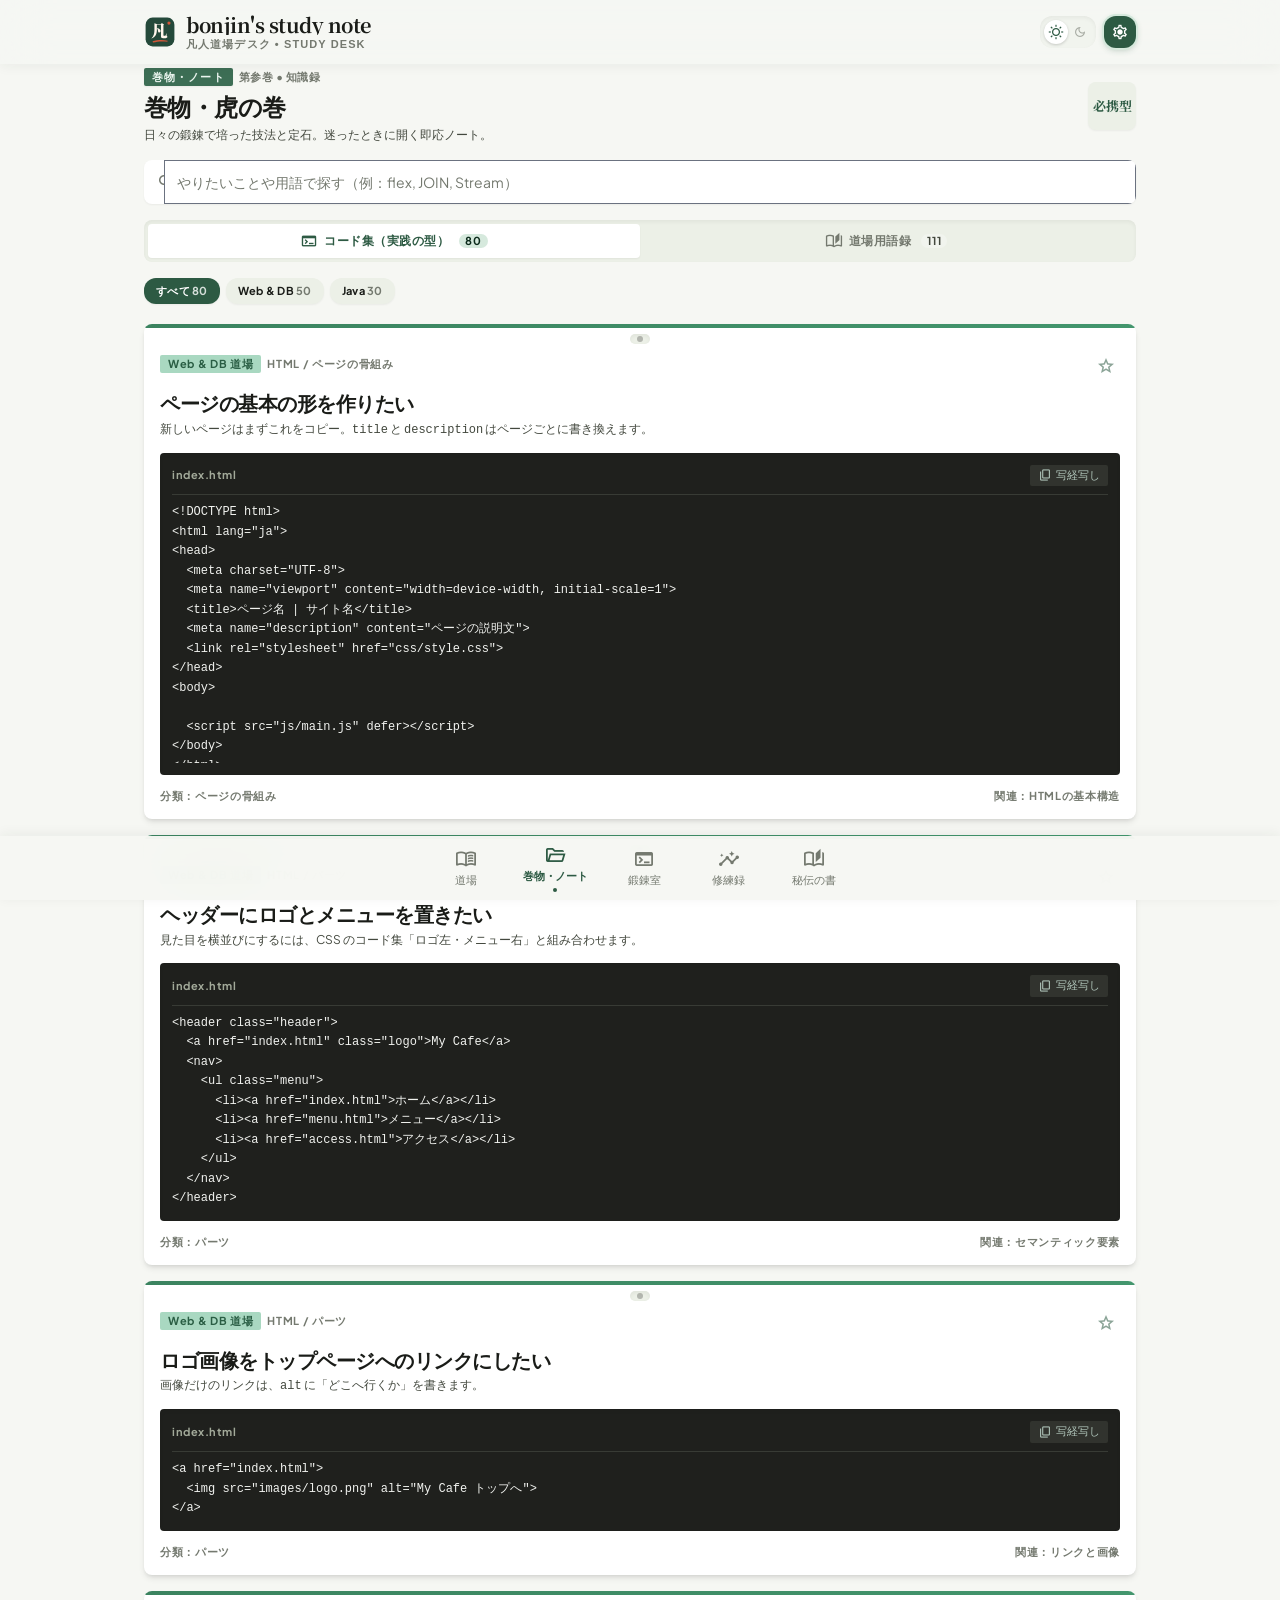
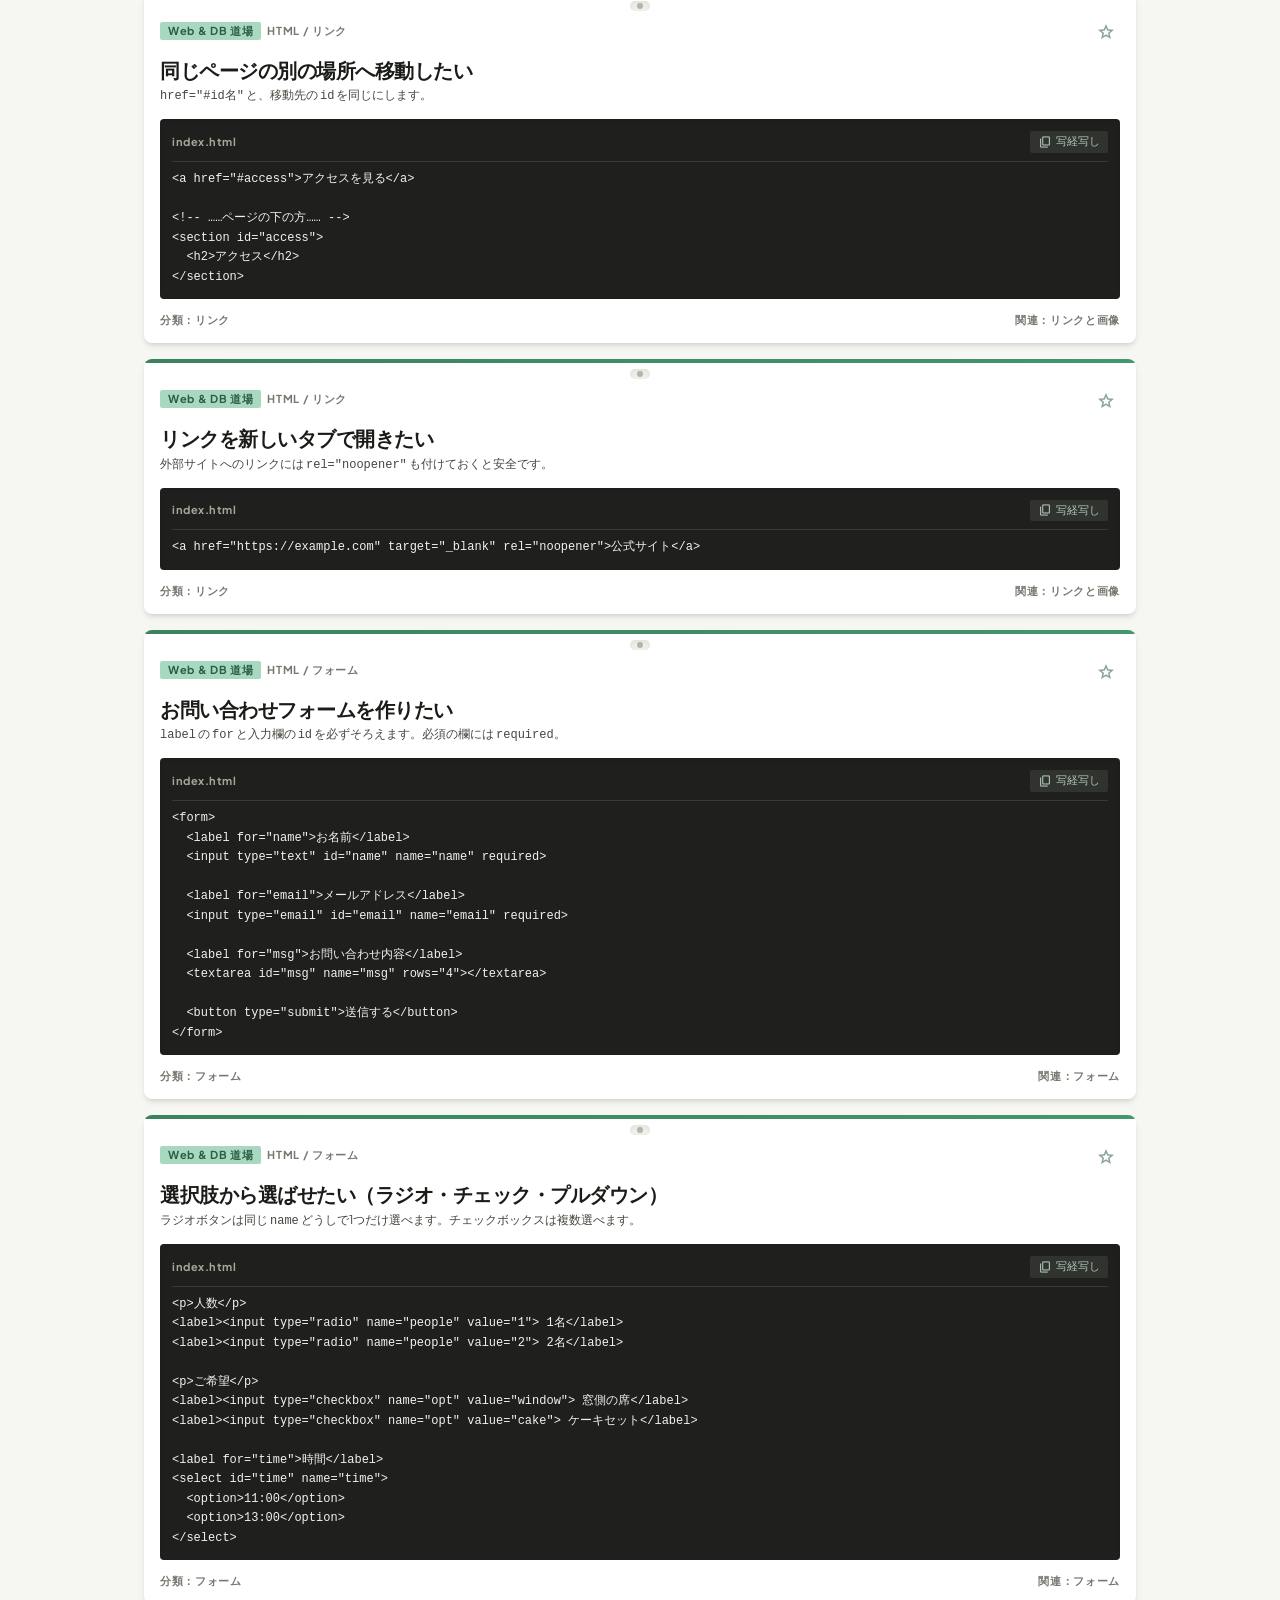
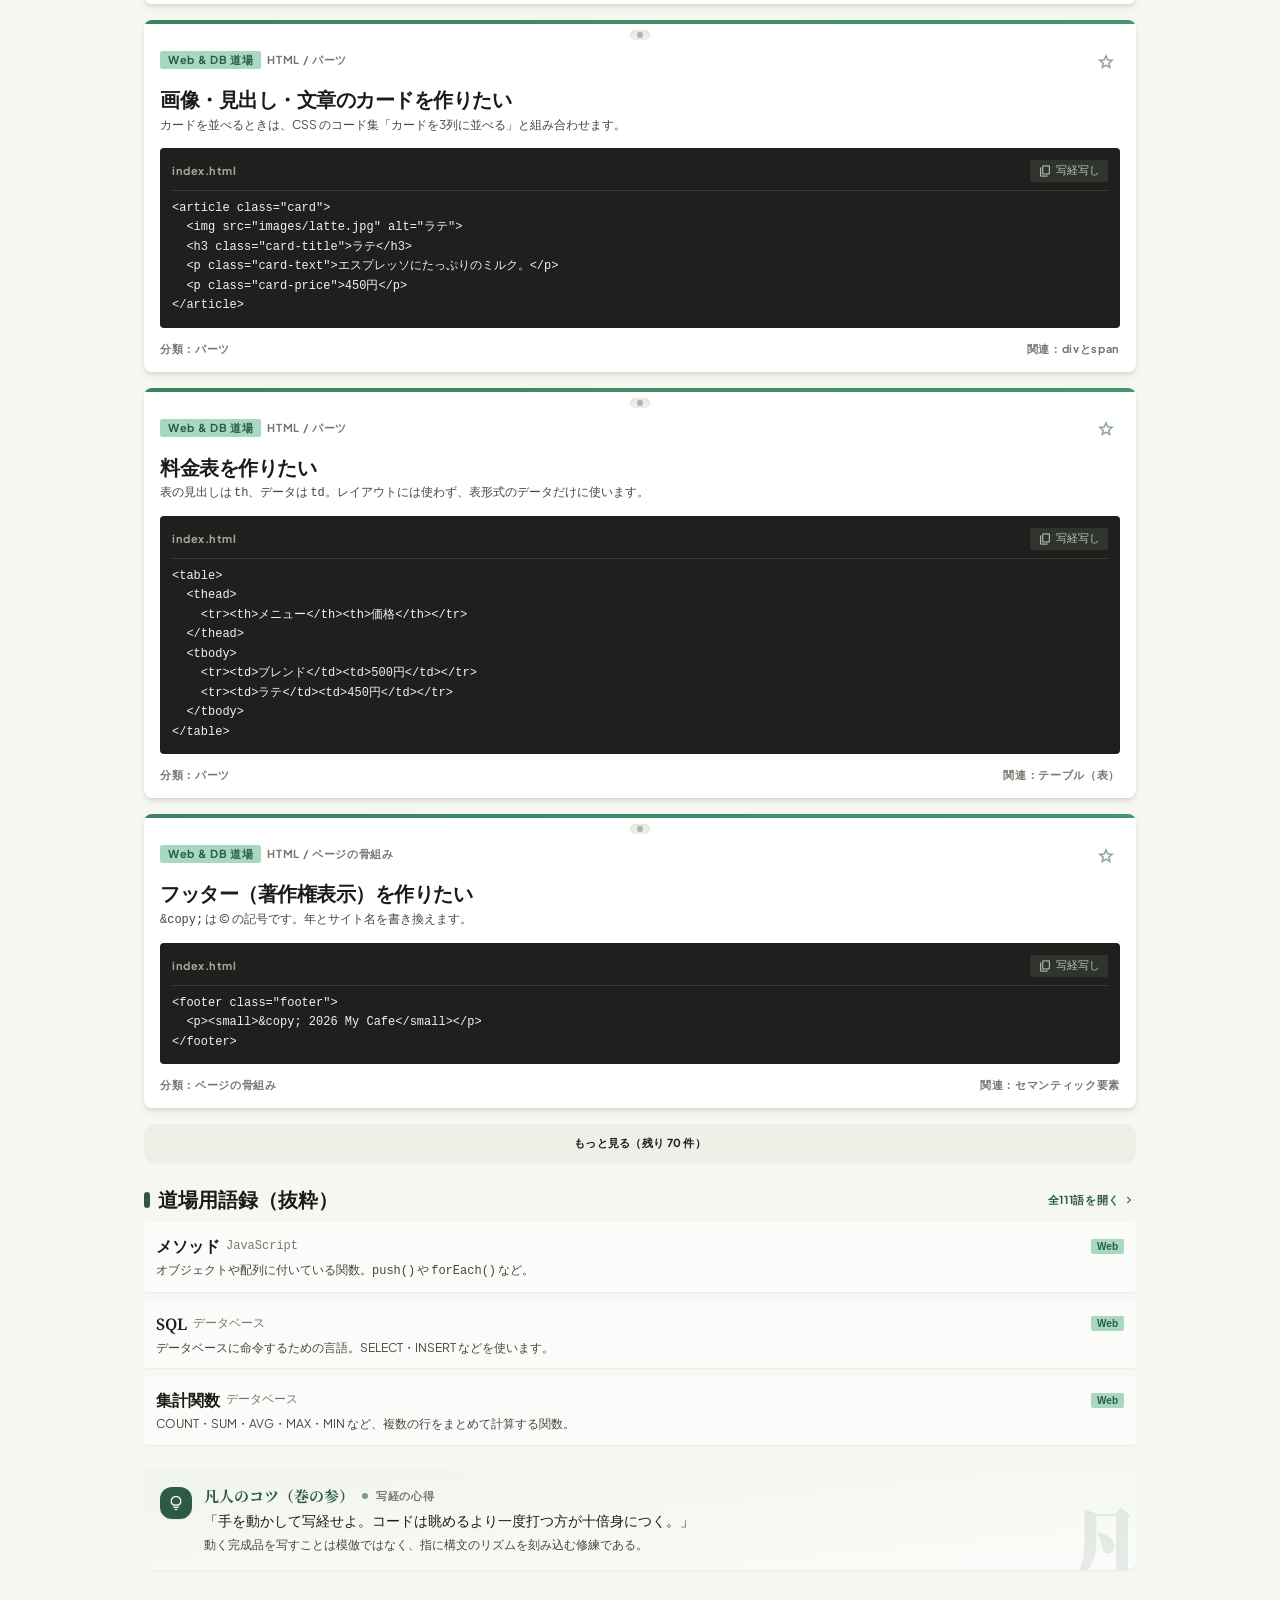
<file: scrolls.html>
<!DOCTYPE html>
<html lang="ja">
<head>
<meta charset="UTF-8">
<meta name="viewport" content="width=device-width, initial-scale=1.0, viewport-fit=cover">
<title>巻物・ノート | bonjin&#x27;s study note</title>
<script>try{var t=localStorage.getItem("theme");if(t)document.documentElement.setAttribute("data-theme",t);}catch(e){}</script>
<link rel="icon" href="logo.svg" type="image/svg+xml">
<link rel="preconnect" href="https://fonts.googleapis.com">
<link rel="preconnect" href="https://fonts.gstatic.com" crossorigin>
<link rel="stylesheet" href="https://fonts.googleapis.com/css2?family=Noto+Serif+JP:wght@400;600;700&amp;family=Noto+Serif:wght@500;600&amp;family=Plus+Jakarta+Sans:wght@400;500;600&amp;display=swap">
<link rel="stylesheet" href="https://fonts.googleapis.com/css2?family=Noto+Serif:wght@500;600;700&amp;family=Plus+Jakarta+Sans:wght@400;500;600;700&amp;display=swap">
<link rel="stylesheet" href="https://fonts.googleapis.com/css2?family=Material+Symbols+Outlined:opsz,wght,FILL,GRAD@20..48,100..700,0..1,-50..200&amp;display=block">
<link rel="stylesheet" href="css/pages.css?v=9">
<link rel="stylesheet" href="css/sc-scr-l.css?v=9">
<link rel="stylesheet" href="css/sc-scr-d.css?v=9">
</head>
<body>
<!-- ライトモードの画面 -->
<div class="theme-l">
<div class="sc-scr-l"><div class="bg-background dark:bg-[#181614] text-on-surface dark:text-[#ede6df] font-sans-jp flex flex-col min-h-screen selection:bg-primary-fixed selection:text-on-primary-fixed transition-colors duration-300 relative sc-root">
<header class="fixed top-0 w-full z-50 pt-safe bg-surface/90 dark:bg-[#181614]/90 backdrop-blur-xl shadow-[0_2px_12px_rgba(40,30,20,0.06)]"><div class="h-16 px-space-md flex items-center justify-between gap-space-sm max-w-5xl mx-auto"><div class="flex items-center gap-2.5 min-w-0 flex-1"><img class="brand-mark logo-l" src="logo.svg" alt="" width="32" height="32"><img class="brand-mark logo-d" src="logo-dark.svg" alt="" width="32" height="32"><div class="flex flex-col min-w-0"><span class="font-brush text-[20px] font-bold tracking-tight text-on-surface dark:text-[#f8f5f0] truncate leading-none">bonjin's study note</span><span class="font-sans-jp text-[11px] font-semibold tracking-widest text-outline dark:text-[#ab978a] truncate mt-1 leading-none uppercase">凡人道場デスク • Study Desk</span></div></div><div class="flex items-center gap-space-sm flex-shrink-0"><button data-theme-toggle aria-label="Toggle Light/Dark Theme" class="relative flex items-center justify-between w-14 h-8 p-1 rounded-full bg-surface-container dark:bg-[#2b2622] transition-colors focus:outline-none shadow-inner"  type="button"><span class="flex items-center justify-center w-6 h-6 rounded-full bg-surface-container-lowest text-primary shadow-[0_1px_3px_rgba(0,0,0,0.18)] transition-transform duration-300 dark:hidden"><span class="material-symbols-outlined text-[16px]">wb_sunny</span></span><span class="hidden dark:flex items-center justify-center w-6 h-6 rounded-full bg-[#181614] text-primary-fixed-dim shadow-[0_1px_3px_rgba(0,0,0,0.4)] ml-auto transition-transform duration-300"><span class="material-symbols-outlined text-[16px]">dark_mode</span></span><span class="flex items-center justify-center w-6 h-6 rounded-full text-outline opacity-60 dark:hidden ml-auto"><span class="material-symbols-outlined text-[14px]">dark_mode</span></span></button><a href="settings.html" aria-label="設定" class="w-8 h-8 rounded-full bg-primary flex items-center justify-center flex-shrink-0 shadow-[0_2px_6px_rgba(155,47,0,0.3)] ring-2 ring-primary-fixed dark:ring-[#442c22] focus:outline-none"><span class="material-symbols-outlined text-on-primary text-[18px]">settings</span></a></div></div></header><main class="flex flex-col relative w-full pt-16 pb-24 px-space-md max-w-5xl mx-auto"><div class="flex flex-col w-full gap-y-space-md">
<!-- ヘッダー導入（虎の巻 タイトル & 趣旨） -->
<div class="flex items-center justify-between gap-space-sm pt-space-xs">
<div class="flex flex-col min-w-0">
<div class="flex items-center gap-1.5 mb-1">
<span class="inline-flex items-center justify-center px-2 py-0.5 rounded bg-primary-container text-on-primary-container font-label-sm text-label-sm tracking-widest shadow-sm">
          巻物・ノート
        </span>
<span class="font-label-sm text-label-sm text-outline tracking-wider">第参巻 • 知識録</span>
</div>
<h2 class="font-headline-lg-mobile text-headline-lg-mobile text-on-surface tracking-tight">
        巻物・虎の巻
      </h2>
<p class="font-body-sm text-body-sm text-on-surface-variant mt-0.5">
        日々の鍛錬で培った技法と定石。迷ったときに開く即応ノート。
      </p>
</div>
<!-- 秘伝印章 落款バッジ -->
<div class="flex-shrink-0 flex flex-col items-center justify-center w-12 h-12 rounded-xl bg-surface-container-high shadow-sm p-1">
<span class="font-brush text-[13px] font-bold leading-tight text-primary writing-vertical-rl select-none">
        必携型
      </span>
</div>
</div>
<!-- 検索バー（和風調・木枠のぬくもり & クリアボタン） -->
<div class="relative w-full">
<div class="relative flex items-center bg-surface-container-lowest rounded-xl shadow-sm overflow-hidden focus-within:shadow-md transition-shadow">
<span class="material-symbols-outlined text-outline pl-3 pr-2 text-[20px] select-none">
        search
      </span>
<input class="w-full py-2.5 pr-8 bg-transparent text-on-surface placeholder:text-outline font-body-md text-body-md focus:outline-none" placeholder="やりたいことや用語で探す（例：fetch, stream, JPA...）" type="text"/>
<button aria-label="検索条件をクリア" class="hidden absolute right-2.5 p-1 rounded-full text-outline hover:text-on-surface hover:bg-surface-container transition-colors" type="button">
<span class="material-symbols-outlined text-[16px] block">close</span>
</button>
</div>
</div>
<!-- メインタブ切替（コード集 vs 用語集） -->
<div class="flex p-1 rounded-xl bg-surface-container-high shadow-inner">
<button class="flex-1 flex items-center justify-center gap-1.5 py-2 px-3 rounded-lg bg-surface-container-lowest text-primary shadow-sm font-label-md text-label-md transition-all duration-200" type="button">
<span class="material-symbols-outlined text-[18px]">terminal</span>
<span>コード集（実践の型）</span>
<span class="ml-1 px-1.5 py-0.2 rounded-full bg-primary-fixed text-on-primary-fixed font-label-sm text-label-sm">48</span>
</button>
<button class="flex-1 flex items-center justify-center gap-1.5 py-2 px-3 rounded-lg text-outline hover:text-on-surface font-label-md text-label-md transition-all duration-200" type="button">
<span class="material-symbols-outlined text-[18px]">auto_stories</span>
<span>道場用語録</span>
<span class="ml-1 px-1.5 py-0.2 rounded-full bg-surface-container text-on-surface-variant font-label-sm text-label-sm">34</span>
</button>
</div>
<!-- ======================== -->
<!-- タブ1: コード集 セクション -->
<!-- ======================== -->
<div class="flex flex-col gap-y-space-md">
<!-- 絞り込み短冊（木札風ピルフィルター） -->
<div class="flex items-center gap-1.5 overflow-x-auto pb-1 scrollbar-none">
<button class="filter-pill flex-shrink-0 px-3 py-1.5 rounded-full bg-primary text-on-primary shadow-sm font-label-sm text-label-sm tracking-wide transition-all" data-filter="all" type="button">
        すべて <span class="opacity-80">48</span>
</button>
<button class="filter-pill flex-shrink-0 px-3 py-1.5 rounded-full bg-surface-container-high text-on-surface hover:bg-surface-container-highest shadow-sm font-label-sm text-label-sm tracking-wide transition-all" data-filter="web-db" type="button">
        Web &amp; DB <span class="text-outline">22</span>
</button>
<button class="filter-pill flex-shrink-0 px-3 py-1.5 rounded-full bg-surface-container-high text-on-surface hover:bg-surface-container-highest shadow-sm font-label-sm text-label-sm tracking-wide transition-all" data-filter="java" type="button">
        Java <span class="text-outline">16</span>
</button>
<button class="filter-pill flex-shrink-0 px-3 py-1.5 rounded-full bg-surface-container-high text-on-surface hover:bg-surface-container-highest shadow-sm font-label-sm text-label-sm tracking-wide transition-all" data-filter="java-lab" type="button">
        Java 実技 <span class="text-outline">10</span>
</button>
</div>
<!-- コード木札カード 1: Web & DB -->
<article class="code-card relative flex flex-col bg-surface-container-lowest rounded-xl shadow-md overflow-hidden transition-all duration-200 hover:shadow-lg" data-category="web-db">
<!-- 木札留め具（紐穴）の装飾モチーフ -->
<div class="absolute top-2.5 left-1/2 -translate-x-1/2 flex items-center justify-center w-5 h-2.5 rounded-full bg-surface-container-high shadow-inner">
<span class="w-1.5 h-1.5 rounded-full bg-inverse-surface/30"></span>
</div>
<!-- 天面アクセントリボン (山吹・Web&DB) -->
<div class="h-1 w-full bg-gradient-to-r from-[#d97706] to-[#f59e0b]"></div>
<div class="p-4 pt-5 flex flex-col gap-2.5">
<!-- バッジとお気に入りボタン -->
<div class="flex items-center justify-between gap-2">
<div class="flex items-center gap-1.5">
<span class="px-2 py-0.5 rounded bg-[#FEF3C7] text-[#92400E] font-label-sm text-label-sm">
              Web &amp; DB 道場
            </span>
<span class="font-label-sm text-label-sm text-outline">JavaScript / REST</span>
</div>
<button aria-label="お気に入りを切り替え" class="favorite-btn p-1 rounded-full text-primary hover:bg-surface-container transition-colors" type="button">
<span class="material-symbols-outlined text-[20px]" style="font-variation-settings: 'FILL' 1;">star</span>
</button>
</div>
<!-- 技の題目 & 要約 -->
<div class="flex flex-col">
<h3 class="font-headline-sm text-headline-sm text-on-surface tracking-tight leading-snug">
            非同期通信でJSONデータを取得して表示する
          </h3>
<p class="font-body-sm text-body-sm text-on-surface-variant mt-0.5">
            Fetch API と async/await を組み合わせた即応の型。エラーハンドリングの基本構造。
          </p>
</div>
<!-- 竹炭コードブロック -->
<div class="relative mt-1 rounded-lg bg-[#211e1c] text-[#f7efea] p-3 shadow-inner overflow-hidden font-mono text-[13px] leading-relaxed">
<div class="flex items-center justify-between pb-2 mb-2 border-b border-[#3d3733]">
<span class="font-label-sm text-label-sm text-[#b09f92] tracking-wider">api-fetch.js</span>
<button class="copy-btn flex items-center gap-1 px-2 py-0.5 rounded bg-[#36302c] hover:bg-[#4a423d] text-[#e8ded5] text-[11px] font-sans-jp transition-colors" type="button">
<span class="material-symbols-outlined text-[14px]">content_copy</span>
<span>写経写し</span>
</button>
</div>
<pre class="overflow-x-auto text-[12px] font-mono leading-relaxed select-all"><code><span class="text-[#f59e0b]">const</span> res = <span class="text-[#f59e0b]">await</span> fetch(<span class="text-[#86efac]">'/api/skills'</span>);
<span class="text-[#f59e0b]">const</span> data = <span class="text-[#f59e0b]">await</span> res.json();
console.log(data);</code></pre>
</div>
<!-- 脚注メタ -->
<div class="flex items-center justify-between pt-1">
<span class="font-label-sm text-label-sm text-outline">型修練度：頻出（★★★★★）</span>
<span class="font-label-sm text-label-sm text-outline">登録：前巻</span>
</div>
</div>
</article>
<!-- コード木札カード 2: Java -->
<article class="code-card relative flex flex-col bg-surface-container-lowest rounded-xl shadow-md overflow-hidden transition-all duration-200 hover:shadow-lg" data-category="java">
<!-- 紐穴モチーフ -->
<div class="absolute top-2.5 left-1/2 -translate-x-1/2 flex items-center justify-center w-5 h-2.5 rounded-full bg-surface-container-high shadow-inner">
<span class="w-1.5 h-1.5 rounded-full bg-inverse-surface/30"></span>
</div>
<!-- 天面アクセントリボン (江戸紫・Java) -->
<div class="h-1 w-full bg-gradient-to-r from-[#7c3aed] to-[#a78bfa]"></div>
<div class="p-4 pt-5 flex flex-col gap-2.5">
<div class="flex items-center justify-between gap-2">
<div class="flex items-center gap-1.5">
<span class="px-2 py-0.5 rounded bg-[#EDE9FE] text-[#5B21B6] font-label-sm text-label-sm">
              Java 道場
            </span>
<span class="font-label-sm text-label-sm text-outline">Spring Boot / JPA</span>
</div>
<button aria-label="お気に入りを切り替え" class="favorite-btn p-1 rounded-full text-outline hover:text-primary hover:bg-surface-container transition-colors" type="button">
<span class="material-symbols-outlined text-[20px]">star</span>
</button>
</div>
<div class="flex flex-col">
<h3 class="font-headline-sm text-headline-sm text-on-surface tracking-tight leading-snug">
            Spring Data JPAでキーワード部分一致検索を行う
          </h3>
<p class="font-body-sm text-body-sm text-on-surface-variant mt-0.5">
            命名規約によるRepositoryメソッド自動生成。ContainingによるLIKE演算子の即時展開。
          </p>
</div>
<!-- 竹炭コードブロック -->
<div class="relative mt-1 rounded-lg bg-[#211e1c] text-[#f7efea] p-3 shadow-inner overflow-hidden font-mono text-[13px] leading-relaxed">
<div class="flex items-center justify-between pb-2 mb-2 border-b border-[#3d3733]">
<span class="font-label-sm text-label-sm text-[#b09f92] tracking-wider">NoteRepository.java</span>
<button class="copy-btn flex items-center gap-1 px-2 py-0.5 rounded bg-[#36302c] hover:bg-[#4a423d] text-[#e8ded5] text-[11px] font-sans-jp transition-colors" type="button">
<span class="material-symbols-outlined text-[14px]">content_copy</span>
<span>写経写し</span>
</button>
</div>
<pre class="overflow-x-auto text-[12px] font-mono leading-relaxed select-all"><code><span class="text-[#c084fc]">public interface</span> NoteRepository <span class="text-[#c084fc]">extends</span> JpaRepository&lt;Note, Long&gt; {
    List&lt;Note&gt; <span class="text-[#93c5fd]">findByTitleContaining</span>(String keyword);
}</code></pre>
</div>
<div class="flex items-center justify-between pt-1">
<span class="font-label-sm text-label-sm text-outline">型修練度：要定着（★★★★☆）</span>
<span class="font-label-sm text-label-sm text-outline">更新：2日前</span>
</div>
</div>
</article>
<!-- コード木札カード 3: Java 実技 -->
<article class="code-card relative flex flex-col bg-surface-container-lowest rounded-xl shadow-md overflow-hidden transition-all duration-200 hover:shadow-lg" data-category="java-lab">
<!-- 紐穴モチーフ -->
<div class="absolute top-2.5 left-1/2 -translate-x-1/2 flex items-center justify-center w-5 h-2.5 rounded-full bg-surface-container-high shadow-inner">
<span class="w-1.5 h-1.5 rounded-full bg-inverse-surface/30"></span>
</div>
<!-- 天面アクセントリボン (藍・Java実技) -->
<div class="h-1 w-full bg-gradient-to-r from-[#0284c7] to-[#38bdf8]"></div>
<div class="p-4 pt-5 flex flex-col gap-2.5">
<div class="flex items-center justify-between gap-2">
<div class="flex items-center gap-1.5">
<span class="px-2 py-0.5 rounded bg-[#E0F2FE] text-[#0369A1] font-label-sm text-label-sm">
              Java 実技道場
            </span>
<span class="font-label-sm text-label-sm text-outline">Stream API / ラムダ</span>
</div>
<button aria-label="お気に入りを切り替え" class="favorite-btn p-1 rounded-full text-primary hover:bg-surface-container transition-colors" type="button">
<span class="material-symbols-outlined text-[20px]" style="font-variation-settings: 'FILL' 1;">star</span>
</button>
</div>
<div class="flex flex-col">
<h3 class="font-headline-sm text-headline-sm text-on-surface tracking-tight leading-snug">
            Stream APIでリストから偶数だけを抽出して合計する
          </h3>
<p class="font-body-sm text-body-sm text-on-surface-variant mt-0.5">
            filter と mapToInt/sum による宣言的データ走査。for文の記述を排除する現代的標準作法。
          </p>
</div>
<!-- 竹炭コードブロック -->
<div class="relative mt-1 rounded-lg bg-[#211e1c] text-[#f7efea] p-3 shadow-inner overflow-hidden font-mono text-[13px] leading-relaxed">
<div class="flex items-center justify-between pb-2 mb-2 border-b border-[#3d3733]">
<span class="font-label-sm text-label-sm text-[#b09f92] tracking-wider">StreamCalculator.java</span>
<button class="copy-btn flex items-center gap-1 px-2 py-0.5 rounded bg-[#36302c] hover:bg-[#4a423d] text-[#e8ded5] text-[11px] font-sans-jp transition-colors" type="button">
<span class="material-symbols-outlined text-[14px]">content_copy</span>
<span>写経写し</span>
</button>
</div>
<pre class="overflow-x-auto text-[12px] font-mono leading-relaxed select-all"><code><span class="text-[#38bdf8]">int</span> sum = numbers.stream()
    .filter(n -&gt; n % <span class="text-[#f59e0b]">2</span> == <span class="text-[#f59e0b]">0</span>)
    .mapToInt(Integer::intValue)
    .sum();</code></pre>
</div>
<div class="flex items-center justify-between pt-1">
<span class="font-label-sm text-label-sm text-outline">型修練度：頻出（★★★★★）</span>
<span class="font-label-sm text-label-sm text-outline">更新：今週</span>
</div>
</div>
</article>
</div>
<!-- ======================== -->
<!-- タブ2: 用語集 セクション（連動・抜粋） -->
<!-- ======================== -->
<section class="flex flex-col gap-y-space-sm pt-2">
<div class="flex items-center justify-between">
<div class="flex items-center gap-2">
<span class="w-1.5 h-4 rounded-full bg-primary"></span>
<h3 class="font-headline-sm text-headline-sm text-on-surface">道場用語録（抜粋）</h3>
</div>
<button class="font-label-sm text-label-sm text-primary flex items-center gap-0.5 hover:underline" type="button">
<span>全34語を開く</span>
<span class="material-symbols-outlined text-[14px]">chevron_right</span>
</button>
</div>
<!-- 用語リスト（和風短冊カード群） -->
<div class="flex flex-col gap-2">
<!-- 用語 1 -->
<div class="glossary-item flex flex-col p-3 rounded-lg bg-surface-container-low hover:bg-surface-container transition-colors shadow-sm">
<div class="flex items-center justify-between">
<div class="flex items-center gap-1.5">
<span class="font-headline-sm text-[16px] text-on-surface font-semibold">非同期処理</span>
<span class="font-body-sm text-[12px] text-outline font-mono">Asynchronous</span>
</div>
<span class="px-1.5 py-0.2 rounded text-[10px] font-bold bg-[#FEF3C7] text-[#92400E]">Web</span>
</div>
<p class="font-body-sm text-body-sm text-on-surface-variant mt-1 leading-snug">
          処理の完了を待たずに次の処理を進める仕組み。JavaScriptではPromiseやasync/awaitが代表的。通信中も画面を固めない。
        </p>
</div>
<!-- 用語 2 -->
<div class="glossary-item flex flex-col p-3 rounded-lg bg-surface-container-low hover:bg-surface-container transition-colors shadow-sm">
<div class="flex items-center justify-between">
<div class="flex items-center gap-1.5">
<span class="font-headline-sm text-[16px] text-on-surface font-semibold">JPA</span>
<span class="font-body-sm text-[12px] text-outline font-mono">Java Persistence API</span>
</div>
<span class="px-1.5 py-0.2 rounded text-[10px] font-bold bg-[#EDE9FE] text-[#5B21B6]">Java</span>
</div>
<p class="font-body-sm text-body-sm text-on-surface-variant mt-1 leading-snug">
          Javaオブジェクトとリレーショナルデータベースを対応付ける(ORM)標準仕様。SQLを直接書かずに直感的なデータ操作を実現する。
        </p>
</div>
<!-- 用語 3 -->
<div class="glossary-item flex flex-col p-3 rounded-lg bg-surface-container-low hover:bg-surface-container transition-colors shadow-sm">
<div class="flex items-center justify-between">
<div class="flex items-center gap-1.5">
<span class="font-headline-sm text-[16px] text-on-surface font-semibold">ラムダ式</span>
<span class="font-body-sm text-[12px] text-outline font-mono">Lambda Expression</span>
</div>
<span class="px-1.5 py-0.2 rounded text-[10px] font-bold bg-[#E0F2FE] text-[#0369A1]">Java実技</span>
</div>
<p class="font-body-sm text-body-sm text-on-surface-variant mt-1 leading-snug">
          関数を引数のように渡せる簡潔な記法。Java 8から導入された記述技法で、コレクション操作の可読性を飛躍的に高める。
        </p>
</div>
</div>
</section>
<!-- 凡人のコツ コラム（和紙巻物風カード） -->
<aside class="relative mt-2 p-4 rounded-xl bg-gradient-to-br from-surface-container to-surface-container-low shadow-sm overflow-hidden">
<!-- 背景装飾文様（和風落款） -->
<div class="absolute -right-3 -bottom-3 select-none pointer-events-none opacity-10">
<span class="font-brush text-[80px] font-black text-primary leading-none">凡</span>
</div>
<div class="flex items-start gap-3 relative z-10">
<div class="flex-shrink-0 flex items-center justify-center w-8 h-8 rounded-full bg-primary text-on-primary shadow-sm mt-0.5">
<span class="material-symbols-outlined text-[18px]">lightbulb</span>
</div>
<div class="flex flex-col min-w-0">
<div class="flex items-center gap-2 mb-0.5">
<span class="font-brush text-[15px] font-bold text-primary">凡人のコツ（巻の参）</span>
<span class="w-1.5 h-1.5 rounded-full bg-primary opacity-60"></span>
<span class="font-label-sm text-label-sm text-outline">写経の心得</span>
</div>
<p class="font-body-md text-body-md text-on-surface font-medium leading-relaxed">
          「手を動かして写経せよ。コードは眺めるより一度打つ方が十倍身につく。」
        </p>
<p class="font-body-sm text-body-sm text-on-surface-variant mt-1">
          動く完成品を写すことは模倣ではなく、指に構文のリズムを刻み込む修練である。
        </p>
</div>
</div>
</aside>
<!-- コピー完了通知トースト（隠し状態） -->

</div>
<!-- スクリプト：タブ切り替え、検索絞り込み、お気に入り反転、写経コピー -->
</main>
<!-- Bottom Nav (和風色調・下部タブ) -->
<nav class="fixed bottom-0 w-full z-50 pb-safe bg-surface/95 dark:bg-[#181614]/95 backdrop-blur-xl shadow-[0_-2px_12px_rgba(40,30,20,0.06)]" data-active-classes="text-primary dark:text-primary-fixed-dim font-bold"><div class="flex justify-around items-center h-16 px-space-sm max-w-md mx-auto"><a class="flex flex-col items-center justify-center gap-0.5 min-w-[56px] min-h-[44px] text-outline dark:text-[#a19083] transition-colors hover:text-on-surface dark:hover:text-[#f4eee6]" data-path="study-desk" href="index.html"><span class="material-symbols-outlined text-[22px]">menu_book</span><span class="font-sans-jp text-[11px] font-medium">道場</span></a><a class="flex flex-col items-center justify-center gap-0.5 min-w-[56px] min-h-[44px] text-primary dark:text-primary-fixed-dim font-bold relative transition-colors" data-path="notebooks" href="#"><span class="material-symbols-outlined text-[22px] font-variation-settings-'FILL'-1">folder_open</span><span class="font-sans-jp text-[11px] font-bold tracking-tight">巻物・ノート</span><span class="w-1 h-1 rounded-full bg-primary dark:bg-primary-fixed-dim mt-0.5"></span></a><a class="flex flex-col items-center justify-center gap-0.5 min-w-[56px] min-h-[44px] text-outline dark:text-[#a19083] transition-colors hover:text-on-surface dark:hover:text-[#f4eee6]" data-path="practice-lab" href="daily.html"><span class="material-symbols-outlined text-[22px]">terminal</span><span class="font-sans-jp text-[11px] font-medium">鍛錬室</span></a><a class="flex flex-col items-center justify-center gap-0.5 min-w-[56px] min-h-[44px] text-outline dark:text-[#a19083] transition-colors hover:text-on-surface dark:hover:text-[#f4eee6]" data-path="study-analytics" href="log.html"><span class="material-symbols-outlined text-[22px]">insights</span><span class="font-sans-jp text-[11px] font-medium">修練録</span></a><a class="flex flex-col items-center justify-center gap-0.5 min-w-[56px] min-h-[44px] text-outline dark:text-[#a19083] transition-colors hover:text-on-surface dark:hover:text-[#f4eee6]" data-path="my-profile" href="secrets.html"><span class="material-symbols-outlined text-[22px]">auto_stories</span><span class="font-sans-jp text-[11px] font-medium">秘伝の書</span></a></div></nav>


</div></div>
</div>
<!-- ダークモードの画面 -->
<div class="theme-d">
<div class="sc-scr-d"><div class="bg-surface font-body-md text-on-surface flex flex-col min-h-screen sc-root">
<header class="fixed top-0 w-full z-50 pt-safe bg-surface/80 backdrop-blur-xl shadow-[0_1px_8px_rgba(0,0,0,0.4)]"><div class="h-16 px-margin-sm flex items-center justify-between"><div class="flex flex-col justify-center min-w-0 pr-space-sm"><div class="flex items-center gap-space-xs"><span class="w-1.5 h-1.5 rounded-full bg-primary-container shrink-0"></span><h1 class="font-headline-sm text-headline-sm text-on-surface tracking-tight truncate font-serif">bonjin's study note</h1></div><p class="font-label-sm text-label-sm text-on-surface-variant/70 tracking-widest uppercase truncate">凡人道場デスク・STUDY DESK</p></div><div class="flex items-center gap-space-xs shrink-0"><button data-theme-toggle aria-label="Theme Mode" class="w-11 h-11 flex items-center justify-center text-on-surface-variant hover:text-primary transition-colors"><span class="material-symbols-outlined text-[20px]">dark_mode</span></button><a href="settings.html" aria-label="設定" class="w-11 h-11 flex items-center justify-center text-on-surface-variant hover:text-primary transition-colors"><span class="material-symbols-outlined text-[20px]">settings</span></a></div></div></header><main class="flex flex-col relative w-full pt-16 pb-20 bg-surface min-h-screen"><div class="flex flex-col w-full px-margin-sm py-space-md space-y-space-lg">
<!-- Header / Sub-header Section -->
<section class="flex flex-col space-y-space-xs">
<div class="flex items-center space-x-space-xs">
<span class="inline-flex items-center px-space-sm py-0.5 rounded-full bg-surface-container-high text-primary font-label-sm text-label-sm shadow-sm">
<span class="material-symbols-outlined text-[14px] mr-1 text-primary-container">menu_book</span>
        巻物・ノート 第参巻・知識録
      </span>
</div>
<div class="flex items-center justify-between pt-1">
<div class="flex items-center space-x-space-sm">
<h2 class="font-headline-lg-mobile text-headline-lg-mobile text-on-surface font-serif tracking-tight">巻物・虎の巻</h2>
<span class="px-space-xs py-0.5 rounded bg-primary-container text-on-primary font-label-sm text-label-sm shadow-sm font-serif">必携型</span>
</div>
<div class="flex items-center space-x-1 text-on-surface-variant font-label-sm text-label-sm">
<span class="w-2 h-2 rounded-full bg-primary-container animate-pulse"></span>
<span data-b="scrollCount">肆十八式伝授中</span>
</div>
</div>
<p class="font-body-sm text-body-sm text-on-surface-variant leading-relaxed">
      日々の鍛錬で培った技法と定石。迷ったときに開く即応ノート。
    </p>
</section>
<!-- Search Bar -->
<div class="relative w-full">
<div class="absolute inset-y-0 left-0 pl-space-md flex items-center pointer-events-none text-outline">
<span class="material-symbols-outlined text-[20px]">search</span>
</div>
<input class="w-full pl-11 pr-space-md py-space-sm bg-surface-container-low text-on-surface placeholder:text-outline font-body-sm text-body-sm rounded-xl shadow-inner focus:outline-none focus:bg-surface-container-high transition-colors" placeholder="やりたいことや用語で探す（例：fetch, stream, JPA...）" type="search"/>
<button class="absolute inset-y-0 right-0 pr-space-md flex items-center text-outline hover:text-primary transition-colors">
<span class="material-symbols-outlined text-[18px]">tune</span>
</button>
</div>
<!-- Tab Switching -->
<div class="grid grid-cols-2 p-1 bg-surface-container-lowest rounded-xl shadow-inner">
<button class="flex items-center justify-center space-x-space-xs py-space-sm rounded-lg bg-surface-container-high text-primary font-label-md text-label-md shadow-md transition-all">
<span class="material-symbols-outlined text-[18px] text-primary-container">terminal</span>
<span>コード集（実践の型）</span>
<span class="px-1.5 py-0.2 rounded-full bg-primary-container/20 text-primary-container font-label-sm text-[10px]">48</span>
</button>
<button class="flex items-center justify-center space-x-space-xs py-space-sm rounded-lg text-on-surface-variant hover:text-on-surface font-label-md text-label-md transition-all">
<span class="material-symbols-outlined text-[18px]">dictionary</span>
<span>道場用語録</span>
<span class="px-1.5 py-0.2 rounded-full bg-surface-container-high text-on-surface-variant font-label-sm text-[10px]">34</span>
</button>
</div>
<!-- Filter Chips (短冊・木札風タグ) -->
<div class="flex items-center space-x-space-xs overflow-x-auto pb-1 no-scrollbar">
<button class="shrink-0 flex items-center space-x-1 px-space-md py-1.5 rounded-lg bg-primary-container text-on-primary font-label-sm text-label-sm shadow-md shadow-primary-container/20 font-medium">
<span>すべて</span>
<span class="text-[10px] opacity-80">48</span>
</button>
<button class="shrink-0 flex items-center space-x-1 px-space-md py-1.5 rounded-lg bg-surface-container text-on-surface-variant hover:text-on-surface font-label-sm text-label-sm shadow-sm transition-colors">
<span class="w-1.5 h-1.5 rounded-full bg-secondary-container"></span>
<span>Web &amp; DB</span>
<span class="text-[10px] text-outline">22</span>
</button>
<button class="shrink-0 flex items-center space-x-1 px-space-md py-1.5 rounded-lg bg-surface-container text-on-surface-variant hover:text-on-surface font-label-sm text-label-sm shadow-sm transition-colors">
<span class="w-1.5 h-1.5 rounded-full bg-purple-400"></span>
<span>Java</span>
<span class="text-[10px] text-outline">16</span>
</button>
<button class="shrink-0 flex items-center space-x-1 px-space-md py-1.5 rounded-lg bg-surface-container text-on-surface-variant hover:text-on-surface font-label-sm text-label-sm shadow-sm transition-colors">
<span class="w-1.5 h-1.5 rounded-full bg-cyan-400"></span>
<span>Java 実技</span>
<span class="text-[10px] text-outline">10</span>
</button>
</div>
<!-- Code Cards Section (3 cards) -->
<div class="flex flex-col space-y-space-md">
<!-- Card 1: Web & DB 道場 -->
<div class="flex flex-col bg-surface-container-low rounded-xl p-space-md shadow-md space-y-space-sm relative overflow-hidden group">
<div class="flex items-start justify-between">
<div class="flex flex-col space-y-1">
<div class="flex items-center space-x-space-xs">
<span class="px-2 py-0.5 rounded bg-primary-container/15 text-primary-container font-label-sm text-label-sm font-semibold">Web &amp; DB 道場</span>
<span class="font-label-sm text-label-sm text-on-surface-variant">JavaScript / REST</span>
</div>
</div>
<button class="text-primary-container p-1 rounded-full hover:bg-surface-container-high transition-colors" title="印可登録中">
<span class="material-symbols-outlined text-[20px]" style="font-variation-settings: 'FILL' 1;">star</span>
</button>
</div>
<p class="font-body-sm text-body-sm text-on-surface leading-relaxed">
        非同期通信でJSONデータを取得して表示する Fetch API と async/await を組み合わせた即応の型。エラーハンドリングの基本構造。
      </p>
<!-- Code Snippet Box -->
<div class="flex flex-col bg-surface-container-lowest rounded-lg overflow-hidden shadow-inner font-mono text-[12px]">
<div class="flex items-center justify-between px-space-sm py-1.5 bg-surface-container-high text-on-surface-variant font-label-sm text-label-sm">
<div class="flex items-center space-x-1.5">
<span class="w-2 h-2 rounded-full bg-red-500/80"></span>
<span class="w-2 h-2 rounded-full bg-amber-500/80"></span>
<span class="w-2 h-2 rounded-full bg-emerald-500/80"></span>
<span class="ml-1 text-on-surface font-body-sm text-[11px]">api-fetch.js</span>
</div>
<button class="flex items-center space-x-1 px-2 py-0.5 rounded bg-surface-container hover:bg-surface-bright text-primary transition-all active:scale-95">
<span class="material-symbols-outlined text-[14px]">content_copy</span>
<span class="font-label-sm text-label-sm">写経写し</span>
</button>
</div>
<pre class="p-space-sm text-on-surface-variant overflow-x-auto leading-relaxed"><code><span class="text-secondary-fixed">const</span> res = <span class="text-secondary-fixed">await</span> <span class="text-primary-container">fetch</span>(<span class="text-tertiary-fixed-dim">'/api/skills'</span>);
<span class="text-secondary-fixed">const</span> data = <span class="text-secondary-fixed">await</span> res.<span class="text-primary-container">json</span>();
console.<span class="text-primary">log</span>(data);</code></pre>
</div>
<div class="flex items-center justify-between pt-1 font-label-sm text-label-sm text-outline">
<span class="flex items-center space-x-1 text-primary">
<span class="material-symbols-outlined text-[14px]">military_tech</span>
<span>型修練度：頻出（★★★★★）</span>
</span>
<span class="text-on-surface-variant">登録：前巻</span>
</div>
</div>
<!-- Card 2: Java 道場 -->
<div class="flex flex-col bg-surface-container-low rounded-xl p-space-md shadow-md space-y-space-sm relative overflow-hidden group">
<div class="flex items-start justify-between">
<div class="flex flex-col space-y-1">
<div class="flex items-center space-x-space-xs">
<span class="px-2 py-0.5 rounded bg-purple-950/60 text-purple-300 font-label-sm text-label-sm font-semibold">Java 道場</span>
<span class="font-label-sm text-label-sm text-on-surface-variant">Spring Boot / JPA</span>
</div>
</div>
<button class="text-outline hover:text-primary-container p-1 rounded-full hover:bg-surface-container-high transition-colors" title="印可付与">
<span class="material-symbols-outlined text-[20px]">star</span>
</button>
</div>
<p class="font-body-sm text-body-sm text-on-surface leading-relaxed">
        Spring Data JPAでキーワード部分一致検索を行う命名規約によるRepositoryメソッド自動生成。ContainingによるLIKE演算子の即時展開。
      </p>
<!-- Code Snippet Box -->
<div class="flex flex-col bg-surface-container-lowest rounded-lg overflow-hidden shadow-inner font-mono text-[12px]">
<div class="flex items-center justify-between px-space-sm py-1.5 bg-surface-container-high text-on-surface-variant font-label-sm text-label-sm">
<div class="flex items-center space-x-1.5">
<span class="w-2 h-2 rounded-full bg-red-500/80"></span>
<span class="w-2 h-2 rounded-full bg-amber-500/80"></span>
<span class="w-2 h-2 rounded-full bg-emerald-500/80"></span>
<span class="ml-1 text-on-surface font-body-sm text-[11px]">NoteRepository.java</span>
</div>
<button class="flex items-center space-x-1 px-2 py-0.5 rounded bg-surface-container hover:bg-surface-bright text-primary transition-all active:scale-95">
<span class="material-symbols-outlined text-[14px]">content_copy</span>
<span class="font-label-sm text-label-sm">写経写し</span>
</button>
</div>
<pre class="p-space-sm text-on-surface-variant overflow-x-auto leading-relaxed"><code><span class="text-secondary-fixed">public interface</span> <span class="text-primary">NoteRepository</span> <span class="text-secondary-fixed">extends</span> <span class="text-primary-container">JpaRepository</span>&lt;Note, Long&gt; {
    List&lt;Note&gt; <span class="text-primary">findByTitleContaining</span>(String keyword);
}</code></pre>
</div>
<div class="flex items-center justify-between pt-1 font-label-sm text-label-sm text-outline">
<span class="flex items-center space-x-1 text-purple-300">
<span class="material-symbols-outlined text-[14px]">psychology</span>
<span>型修練度：要定着（★★★★☆）</span>
</span>
<span class="text-on-surface-variant">更新：2日前</span>
</div>
</div>
<!-- Card 3: Java 実技道場 -->
<div class="flex flex-col bg-surface-container-low rounded-xl p-space-md shadow-md space-y-space-sm relative overflow-hidden group">
<div class="flex items-start justify-between">
<div class="flex flex-col space-y-1">
<div class="flex items-center space-x-space-xs">
<span class="px-2 py-0.5 rounded bg-cyan-950/60 text-cyan-300 font-label-sm text-label-sm font-semibold">Java 実技道場</span>
<span class="font-label-sm text-label-sm text-on-surface-variant">Stream API / ラムダ</span>
</div>
</div>
<button class="text-outline hover:text-primary-container p-1 rounded-full hover:bg-surface-container-high transition-colors" title="印可付与">
<span class="material-symbols-outlined text-[20px]">star</span>
</button>
</div>
<p class="font-body-sm text-body-sm text-on-surface leading-relaxed">
        Stream APIでリストから偶数だけを抽出して合計する filter と mapToInt/sum による宣言的データ走査。for文の記述を排除する現代的標準作法。
      </p>
<!-- Code Snippet Box -->
<div class="flex flex-col bg-surface-container-lowest rounded-lg overflow-hidden shadow-inner font-mono text-[12px]">
<div class="flex items-center justify-between px-space-sm py-1.5 bg-surface-container-high text-on-surface-variant font-label-sm text-label-sm">
<div class="flex items-center space-x-1.5">
<span class="w-2 h-2 rounded-full bg-red-500/80"></span>
<span class="w-2 h-2 rounded-full bg-amber-500/80"></span>
<span class="w-2 h-2 rounded-full bg-emerald-500/80"></span>
<span class="ml-1 text-on-surface font-body-sm text-[11px]">StreamCalculator.java</span>
</div>
<button class="flex items-center space-x-1 px-2 py-0.5 rounded bg-surface-container hover:bg-surface-bright text-primary transition-all active:scale-95">
<span class="material-symbols-outlined text-[14px]">content_copy</span>
<span class="font-label-sm text-label-sm">写経写し</span>
</button>
</div>
<pre class="p-space-sm text-on-surface-variant overflow-x-auto leading-relaxed"><code><span class="text-secondary-fixed">int</span> sum = numbers.<span class="text-primary-container">stream</span>()
    .<span class="text-primary">filter</span>(n -&gt; n % 2 == 0)
    .<span class="text-primary">mapToInt</span>(Integer::intValue)
    .<span class="text-primary">sum</span>();</code></pre>
</div>
<div class="flex items-center justify-between pt-1 font-label-sm text-label-sm text-outline">
<span class="flex items-center space-x-1 text-primary">
<span class="material-symbols-outlined text-[14px]">military_tech</span>
<span>型修練度：頻出（★★★★★）</span>
</span>
<span class="text-on-surface-variant">更新：今週</span>
</div>
</div>
</div>
<!-- Glossary Preview Section ("道場用語録（抜粋）") -->
<section class="flex flex-col space-y-space-sm pt-2">
<div class="flex items-center justify-between">
<div class="flex items-center space-x-space-xs">
<span class="w-1.5 h-4 bg-primary-container rounded-full"></span>
<h3 class="font-headline-sm text-headline-sm font-serif text-on-surface">道場用語録（抜粋）</h3>
</div>
<a class="font-label-md text-label-md text-primary hover:text-primary-container flex items-center transition-colors" href="#">
<span>全34語を開く</span>
<span class="material-symbols-outlined text-[16px] ml-0.5">chevron_right</span>
</a>
</div>
<div class="grid grid-cols-1 gap-space-xs">
<!-- Glossary Item 1 -->
<div class="flex items-center justify-between p-space-sm rounded-xl bg-surface-container-low hover:bg-surface-container transition-colors">
<div class="flex flex-col space-y-0.5 min-w-0 pr-space-sm">
<div class="flex items-center space-x-2">
<span class="font-label-md text-label-md font-serif text-on-surface truncate">非同期処理</span>
<span class="text-[10px] text-outline tracking-wider uppercase font-mono">Asynchronous</span>
</div>
<p class="font-body-sm text-body-sm text-on-surface-variant line-clamp-1">処理の完了を待たずに次の命令を実行し、応答時に受領する方式。</p>
</div>
<span class="shrink-0 px-2 py-0.5 rounded bg-surface-container-high text-primary-container font-label-sm text-label-sm">Web</span>
</div>
<!-- Glossary Item 2 -->
<div class="flex items-center justify-between p-space-sm rounded-xl bg-surface-container-low hover:bg-surface-container transition-colors">
<div class="flex flex-col space-y-0.5 min-w-0 pr-space-sm">
<div class="flex items-center space-x-2">
<span class="font-label-md text-label-md font-serif text-on-surface truncate">JPA</span>
<span class="text-[10px] text-outline tracking-wider uppercase font-mono">Java Persistence API</span>
</div>
<p class="font-body-sm text-body-sm text-on-surface-variant line-clamp-1">RDBとJavaオブジェクトを紐付けるORM仕様。SQLを自動構築。</p>
</div>
<span class="shrink-0 px-2 py-0.5 rounded bg-surface-container-high text-purple-300 font-label-sm text-label-sm">Java</span>
</div>
<!-- Glossary Item 3 -->
<div class="flex items-center justify-between p-space-sm rounded-xl bg-surface-container-low hover:bg-surface-container transition-colors">
<div class="flex flex-col space-y-0.5 min-w-0 pr-space-sm">
<div class="flex items-center space-x-2">
<span class="font-label-md text-label-md font-serif text-on-surface truncate">ラムダ式</span>
<span class="text-[10px] text-outline tracking-wider uppercase font-mono">Lambda Expression</span>
</div>
<p class="font-body-sm text-body-sm text-on-surface-variant line-clamp-1">関数を簡潔に式として記述する構文。高階関数やStreamで中核。</p>
</div>
<span class="shrink-0 px-2 py-0.5 rounded bg-surface-container-high text-cyan-300 font-label-sm text-label-sm">Java実技</span>
</div>
</div>
</section>
<!-- Advice Scroll Column: 凡人のコツ（巻の参） -->
<section class="relative overflow-hidden rounded-xl bg-surface-container-low p-space-md shadow-lg">
<!-- Traditional watermark seal -->
<div class="absolute -right-4 -bottom-4 w-28 h-28 border border-primary-container/20 rounded-full flex items-center justify-center pointer-events-none rotate-12 opacity-30">
<div class="w-20 h-20 border border-primary-container/30 rounded-full flex items-center justify-center">
<span class="font-serif text-primary-container text-[12px] font-bold tracking-widest text-center leading-tight">凡人<br/>皆伝</span>
</div>
</div>
<div class="flex items-center space-x-space-xs mb-space-xs text-primary-container">
<span class="material-symbols-outlined text-[20px]">auto_stories</span>
<h4 class="font-headline-sm text-headline-sm font-serif text-on-surface">凡人のコツ（巻の参）・写経の心得</h4>
</div>
<blockquote class="font-body-sm text-body-sm text-on-surface-variant leading-relaxed font-serif pl-space-sm border-l-2 border-primary-container/60 my-space-xs">
      「手を動かして写経せよ。コードは眺めるより一度打つ方が十倍身につく。」
    </blockquote>
<p class="font-body-sm text-body-sm text-on-surface-variant leading-relaxed mt-space-xs">
      動く完成品を写すことは模倣ではなく、指に構文のリズムを刻み込む修練である。迷ったら巻物の型を忠実に再現し、自らの血肉と成せ。
    </p>
<div class="mt-space-md pt-space-xs flex items-center justify-between text-outline font-label-sm text-label-sm">
<span class="flex items-center space-x-1">
<span class="w-1.5 h-1.5 rounded-full bg-primary-container"></span>
<span>夜鳴き道場 心得伝授録</span>
</span>
<span class="font-serif text-on-surface-variant">凡人師範 識</span>
</div>
</section>
</div>
</main><nav class="fixed bottom-0 w-full z-50 pb-safe bg-surface/85 backdrop-blur-xl shadow-[0_-1px_12px_rgba(0,0,0,0.5)]" data-active-classes="text-primary-container font-semibold"><div class="h-16 px-space-xs flex items-center justify-around"><a class="flex flex-col items-center justify-center min-w-[56px] h-12 text-on-surface-variant hover:text-primary transition-colors" data-path="dojo" href="index.html"><span class="material-symbols-outlined text-[22px]">temple_buddhist</span><span class="font-label-sm text-label-sm mt-0.5 tracking-wider">道場</span></a><a class="flex flex-col items-center justify-center min-w-[56px] h-12 text-on-surface-variant hover:text-primary transition-colors" data-path="scrolls-notes" href="scrolls.html"><span class="material-symbols-outlined text-[22px]">history_edu</span><span class="font-label-sm text-label-sm mt-0.5 tracking-wider">巻物</span></a><a class="flex flex-col items-center justify-center min-w-[56px] h-12 text-on-surface-variant hover:text-primary transition-colors" data-path="practice" href="daily.html"><span class="material-symbols-outlined text-[22px]">fitness_center</span><span class="font-label-sm text-label-sm mt-0.5 tracking-wider">鍛錬室</span></a><a class="flex flex-col items-center justify-center min-w-[56px] h-12 text-on-surface-variant hover:text-primary transition-colors" data-path="records" href="log.html"><span class="material-symbols-outlined text-[22px]">auto_stories</span><span class="font-label-sm text-label-sm mt-0.5 tracking-wider">修練録</span></a><a class="flex flex-col items-center justify-center min-w-[56px] h-12 text-on-surface-variant hover:text-primary transition-colors" data-path="secret-scrolls" href="secrets.html"><span class="material-symbols-outlined text-[22px]">menu_book</span><span class="font-label-sm text-label-sm mt-0.5 tracking-wider">秘伝の書</span></a></div></nav>
</div></div>
</div>
<script src="common.js?v=9"></script>
<script src="scrolls-data.js?v=9"></script>
<script src="scrolls.js?v=9"></script>
</body>
</html>
</file>
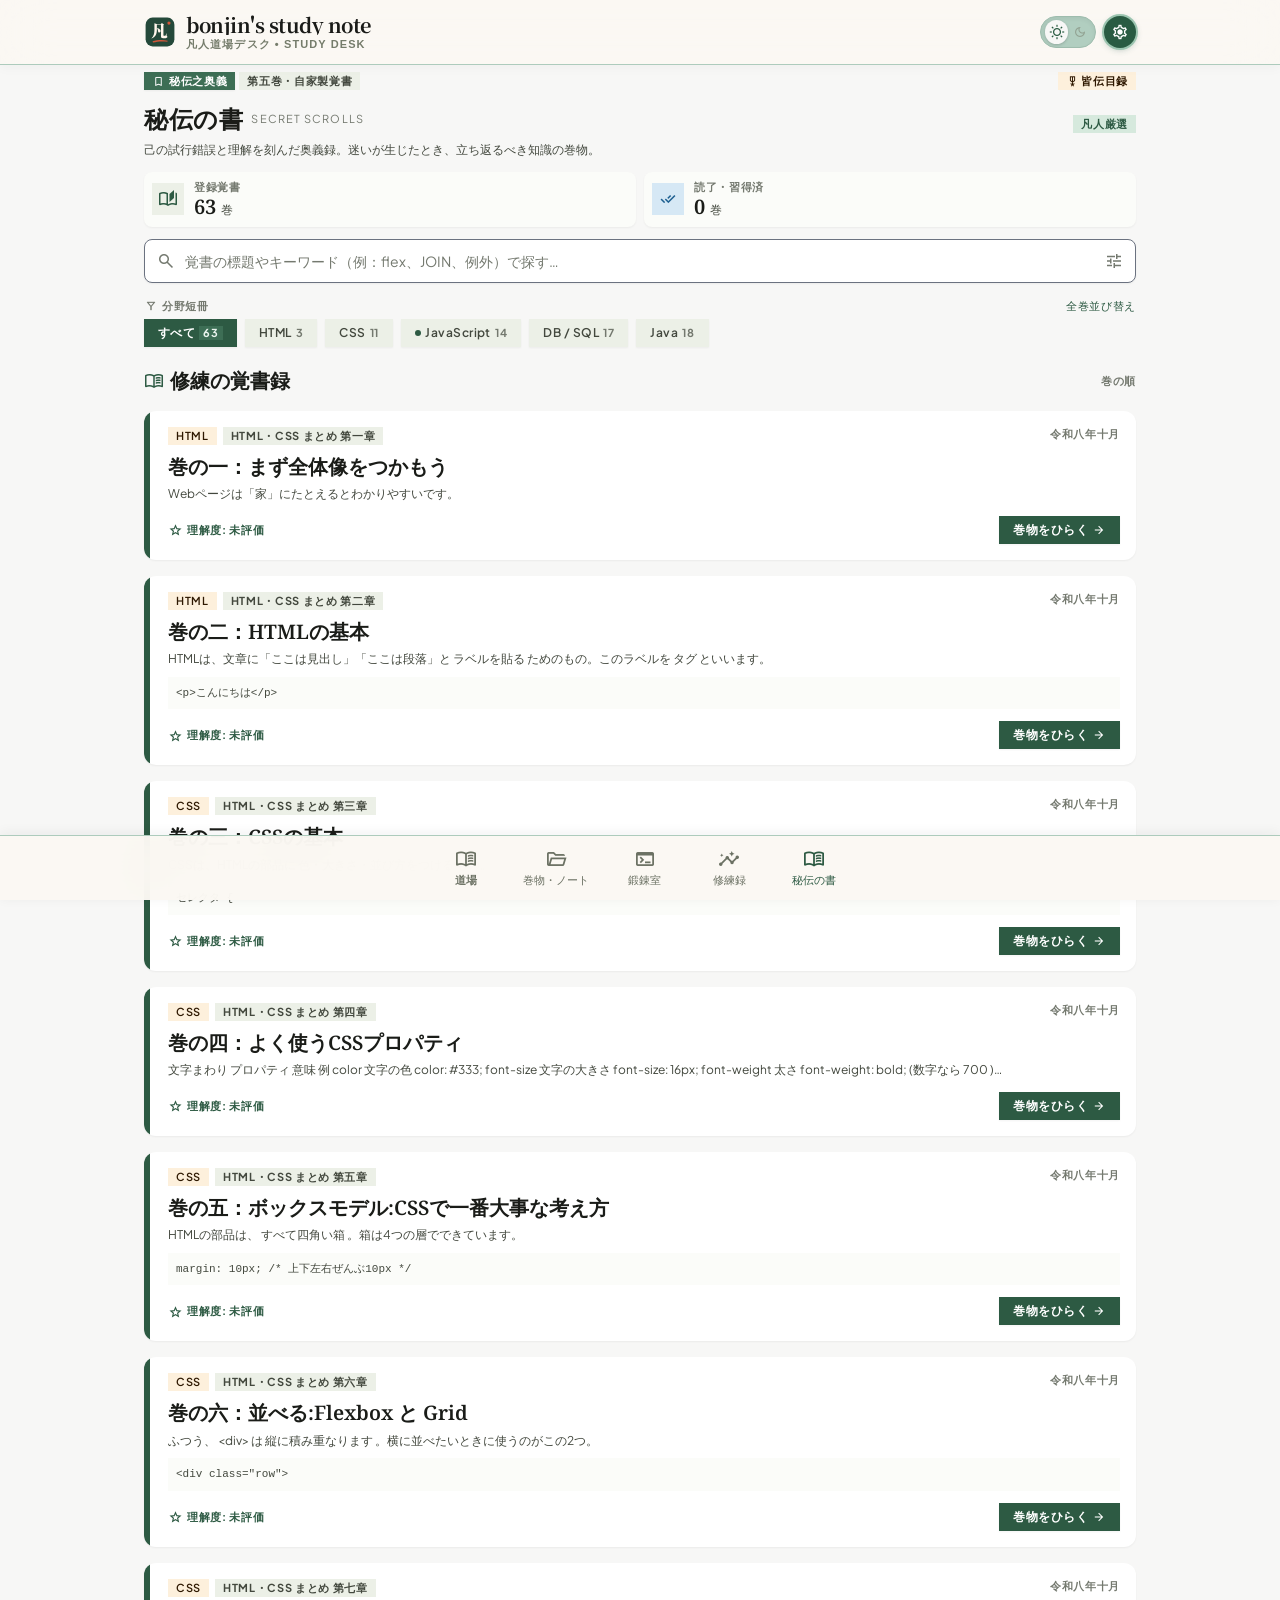
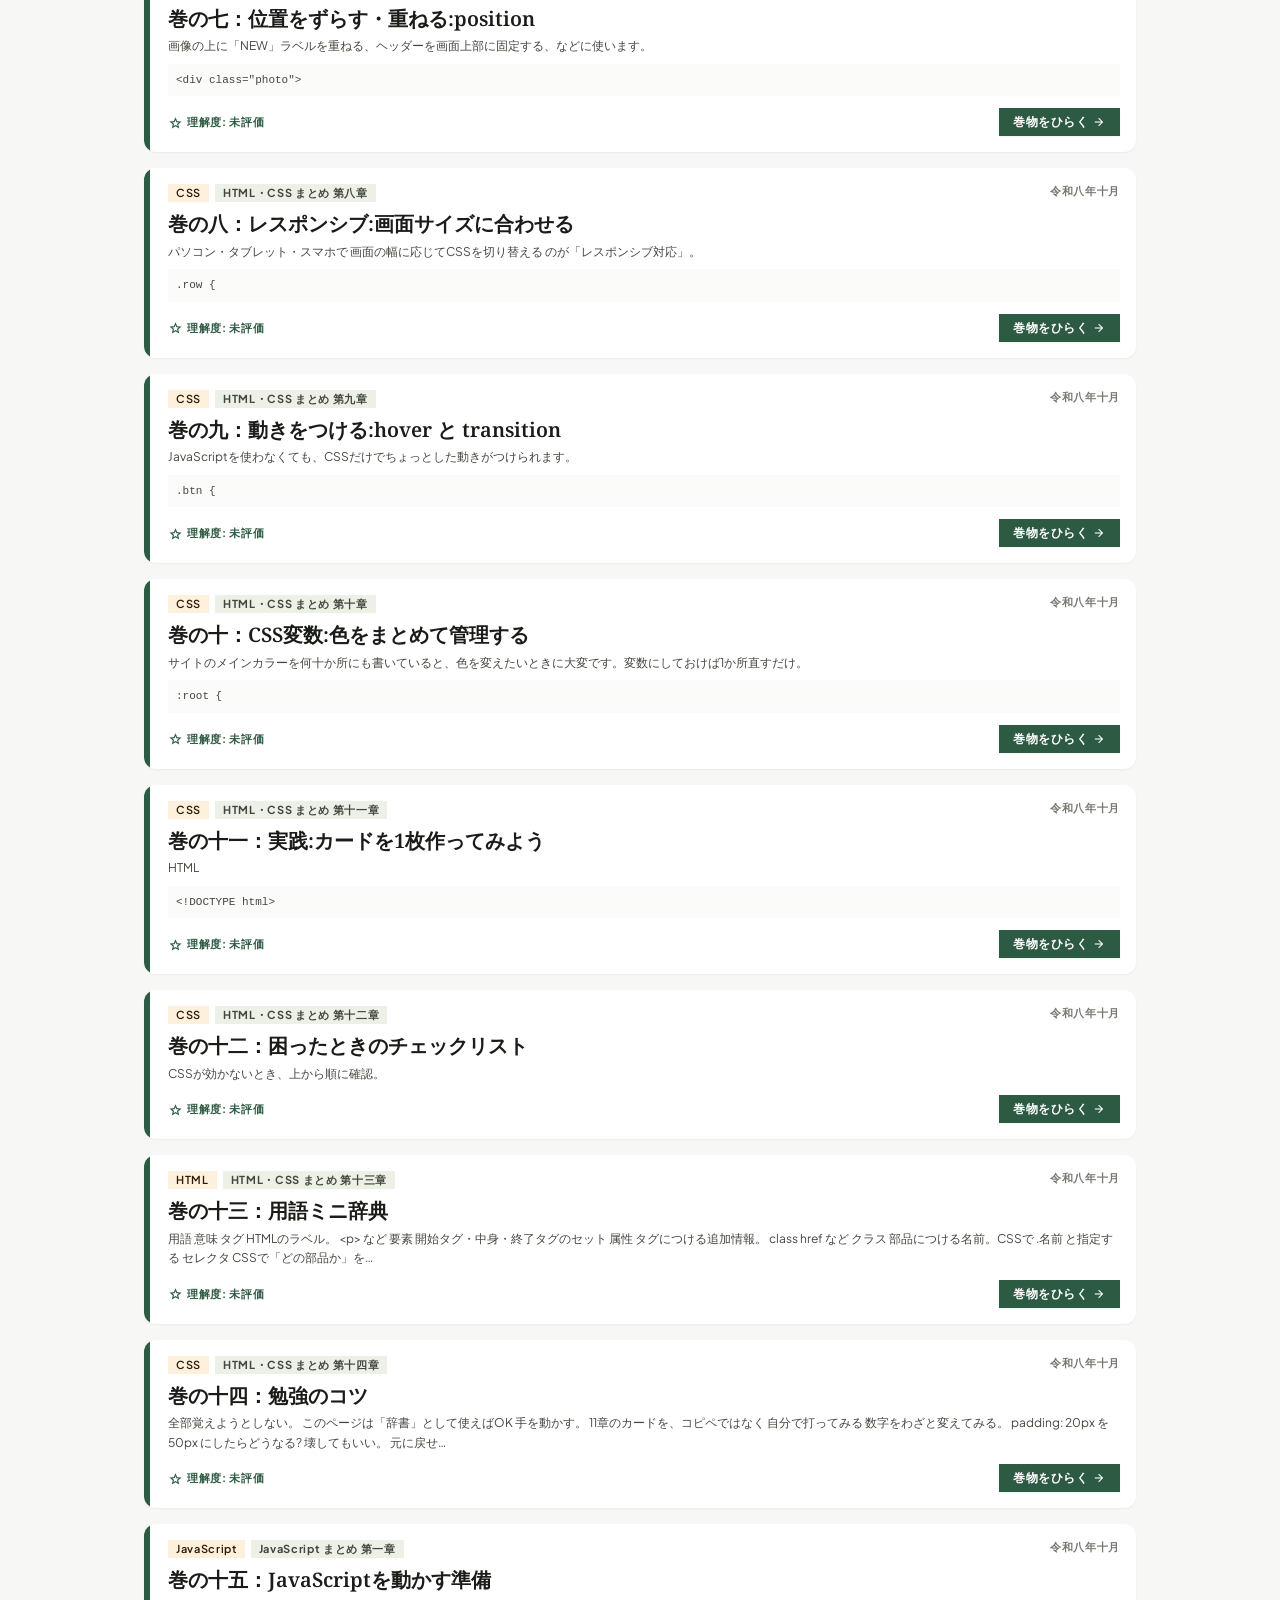
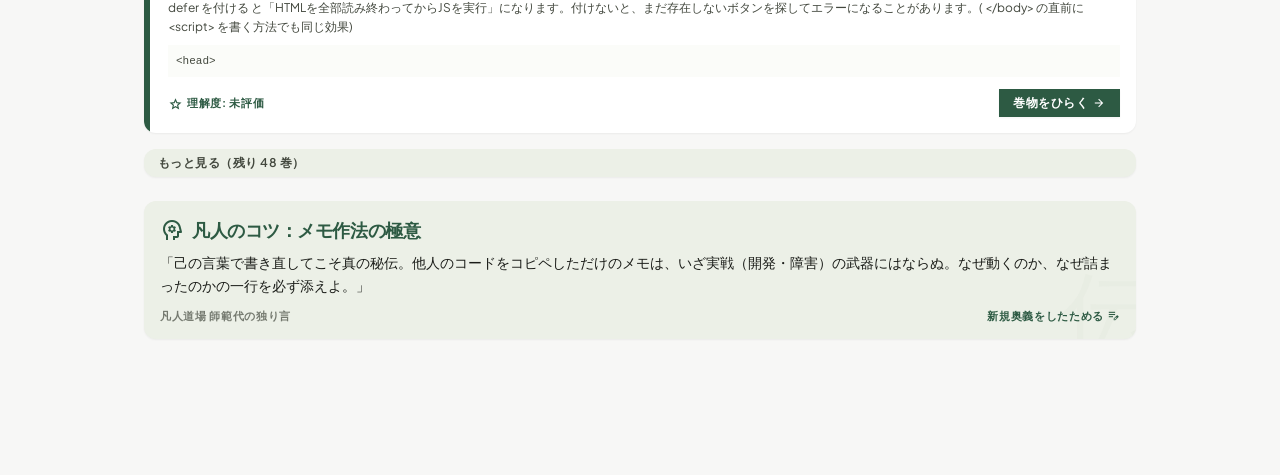
<file: secrets.html>
<!DOCTYPE html>
<html lang="ja">
<head>
<meta charset="UTF-8">
<meta name="viewport" content="width=device-width, initial-scale=1.0, viewport-fit=cover">
<title>秘伝の書 | bonjin&#x27;s study note</title>
<script>try{var t=localStorage.getItem("theme");if(t)document.documentElement.setAttribute("data-theme",t);}catch(e){}</script>
<link rel="icon" href="logo.svg" type="image/svg+xml">
<link rel="preconnect" href="https://fonts.googleapis.com">
<link rel="preconnect" href="https://fonts.gstatic.com" crossorigin>
<link rel="stylesheet" href="https://fonts.googleapis.com/css2?family=Noto+Serif+JP:wght@400;600;700&amp;family=Noto+Serif:wght@500;600&amp;family=Plus+Jakarta+Sans:wght@400;500;600&amp;display=swap">
<link rel="stylesheet" href="https://fonts.googleapis.com/css2?family=Noto+Serif:wght@500;600;700&amp;family=Plus+Jakarta+Sans:wght@400;500;600;700&amp;display=swap">
<link rel="stylesheet" href="https://fonts.googleapis.com/css2?family=Material+Symbols+Outlined:opsz,wght,FILL,GRAD@20..48,100..700,0..1,-50..200&amp;display=block">
<link rel="stylesheet" href="css/pages.css?v=9">
<link rel="stylesheet" href="css/hiden.css?v=9">
<link rel="stylesheet" href="css/sc-hid-l.css?v=9">
<link rel="stylesheet" href="css/sc-hid-d.css?v=9">
</head>
<body>
<!-- ライトモードの画面 -->
<div class="theme-l">
<div class="sc-hid-l"><div class="bg-[#fbf7f2] dark:bg-[#181614] text-[#231f1d] dark:text-[#ede6df] font-sans-jp flex flex-col min-h-screen selection:bg-[#ffdbd0] selection:text-[#390c00] transition-colors duration-300 relative sc-root">
<header class="fixed top-0 w-full z-50 pt-safe bg-[#fbf7f2]/90 dark:bg-[#181614]/90 backdrop-blur-xl border-b border-[#ebdccf] dark:border-[#2f2924] shadow-[0_2px_12px_rgba(40,30,20,0.04)]"><div class="h-16 px-space-md flex items-center justify-between gap-space-sm max-w-5xl mx-auto"><div class="flex items-center gap-2.5 min-w-0 flex-1"><img class="brand-mark logo-l" src="logo.svg" alt="" width="32" height="32"><img class="brand-mark logo-d" src="logo-dark.svg" alt="" width="32" height="32"><div class="flex flex-col min-w-0"><span class="font-brush text-[20px] font-bold tracking-tight text-[#1c1917] dark:text-[#f8f5f0] truncate leading-none">bonjin's study note</span><span class="font-sans-jp text-[11px] font-semibold tracking-widest text-[#856f62] dark:text-[#ab978a] truncate mt-1 leading-none uppercase">凡人道場デスク • Study Desk</span></div></div><div class="flex items-center gap-space-sm flex-shrink-0"><button data-theme-toggle aria-label="Toggle Light/Dark Theme" class="relative flex items-center justify-between w-14 h-8 p-1 rounded-full bg-[#eee3d5] dark:bg-[#2b2622] border border-[#ddccba] dark:border-[#423a33] transition-colors focus:outline-none shadow-inner"  type="button"><span class="flex items-center justify-center w-6 h-6 rounded-full bg-[#fbf7f2] text-[#9b2f00] shadow-[0_1px_3px_rgba(0,0,0,0.18)] transition-transform duration-300 dark:hidden"><span class="material-symbols-outlined text-[16px]">wb_sunny</span></span><span class="hidden dark:flex items-center justify-center w-6 h-6 rounded-full bg-[#181614] text-[#ffba93] shadow-[0_1px_3px_rgba(0,0,0,0.4)] ml-auto transition-transform duration-300"><span class="material-symbols-outlined text-[16px]">dark_mode</span></span><span class="flex items-center justify-center w-6 h-6 rounded-full text-[#8d7168] opacity-60 dark:hidden ml-auto"><span class="material-symbols-outlined text-[14px]">dark_mode</span></span></button><a href="settings.html" aria-label="設定" class="w-8 h-8 rounded-full bg-[#9b2f00] dark:bg-[#a63810] flex items-center justify-center flex-shrink-0 shadow-[0_2px_6px_rgba(155,47,0,0.3)] ring-2 ring-[#e6cbb9] dark:ring-[#442c22]"><span class="material-symbols-outlined text-[#ffffff] text-[18px]">settings</span></a></div></div></header><main class="flex flex-col relative w-full pt-16 pb-24 px-space-md max-w-5xl mx-auto"><div class="flex flex-col w-full pb-8">
<!-- 1. ヘッダー下 見出し & サブヘッダー (和風道場風情) -->
<section class="flex flex-col gap-space-sm pt-2 pb-space-md">
<!-- 装飾バッジ列 -->
<div class="flex items-center gap-space-xs flex-wrap">
<span class="inline-flex items-center gap-1 px-2 py-0.5 rounded-DEFAULT bg-primary-container text-on-primary font-label-sm text-label-sm shadow-sm">
<span class="material-symbols-outlined text-[13px]">bookmark_heart</span>
        秘伝之奥義
      </span>
<span class="inline-flex items-center px-2 py-0.5 rounded-DEFAULT bg-surface-container-high text-on-surface-variant font-label-sm text-label-sm">
        第五巻・自家製覚書
      </span>
<span class="inline-flex items-center gap-0.5 px-2 py-0.5 rounded-DEFAULT bg-secondary-fixed text-on-secondary-fixed font-label-sm text-label-sm ml-auto">
<span class="material-symbols-outlined text-[13px]">military_tech</span>
        皆伝目録
      </span>
</div>
<!-- 題字 & リード文 -->
<div class="flex flex-col gap-1 mt-1">
<div class="flex items-baseline justify-between">
<h1 class="font-headline-lg-mobile text-headline-lg-mobile text-on-surface tracking-wide flex items-center gap-2">
          秘伝の書
          <span class="font-label-sm text-label-sm font-normal text-outline tracking-widest uppercase">Secret Scrolls</span>
</h1>
<span class="font-label-sm text-label-sm text-primary font-bold bg-primary-fixed px-2 py-0.5 rounded-DEFAULT">凡人厳選</span>
</div>
<p class="font-body-sm text-body-sm text-on-surface-variant leading-relaxed">
        己の試行錯誤と理解を刻んだ奥義録。迷いが生じたとき、立ち返るべき知識の巻物。
      </p>
</div>
<!-- 統計板 (木札タイル2列) -->
<div class="grid grid-cols-2 gap-space-sm my-1">
<div class="flex items-center gap-2.5 p-space-sm rounded-lg bg-surface-container-low shadow-sm">
<div class="w-8 h-8 rounded-DEFAULT bg-surface-container-high flex items-center justify-center text-primary flex-shrink-0">
<span class="material-symbols-outlined text-[20px]">auto_stories</span>
</div>
<div class="flex flex-col min-w-0">
<span class="font-label-sm text-label-sm text-outline">登録覚書</span>
<span class="font-headline-sm text-headline-sm text-on-surface font-semibold leading-tight">38 <span class="font-body-sm text-body-sm text-on-surface-variant font-normal">巻</span></span>
</div>
</div>
<div class="flex items-center gap-2.5 p-space-sm rounded-lg bg-surface-container-low shadow-sm">
<div class="w-8 h-8 rounded-DEFAULT bg-tertiary-fixed text-tertiary flex items-center justify-center flex-shrink-0">
<span class="material-symbols-outlined text-[20px]">done_all</span>
</div>
<div class="flex flex-col min-w-0">
<span class="font-label-sm text-label-sm text-outline">読了・習得済</span>
<span class="font-headline-sm text-headline-sm text-on-surface font-semibold leading-tight">24 <span class="font-body-sm text-body-sm text-on-surface-variant font-normal">巻</span></span>
</div>
</div>
</div>
<!-- 検索入力欄（墨研ぎ風） -->
<div class="relative w-full">
<span class="absolute inset-y-0 left-0 pl-3 flex items-center pointer-events-none text-outline">
<span class="material-symbols-outlined text-[20px]">search</span>
</span>
<input class="w-full pl-10 pr-10 py-2.5 rounded-lg bg-surface-container-lowest font-body-md text-body-md text-on-surface placeholder:text-outline shadow-sm focus:outline-none focus:ring-0 transition-all" placeholder="覚書の標題やキーワード（非同期、Grid、Index等）で探す…" type="text"/>
<button aria-label="絞り込み設定" class="absolute inset-y-0 right-0 pr-3 flex items-center text-outline hover:text-primary transition-colors" type="button">
<span class="material-symbols-outlined text-[20px]">tune</span>
</button>
</div>
</section>
<!-- 2. 分野絞り込みフィルター（和風短冊・木札チップ） -->
<section class="flex flex-col gap-1.5 pb-space-md">
<div class="flex items-center justify-between">
<span class="font-label-sm text-label-sm text-outline font-semibold uppercase tracking-wider flex items-center gap-1">
<span class="material-symbols-outlined text-[14px]">filter_alt</span>
        分野短冊
      </span>
<span class="font-label-sm text-label-sm text-primary font-medium">全巻並び替え</span>
</div>
<!-- スクロール可能な木札チップ列 -->
<div class="flex items-center gap-2 overflow-x-auto pb-1 -mx-space-md px-space-md">
<!-- アクティブ短冊（朱漆調） -->
<button class="flex-shrink-0 flex items-center gap-1 px-3.5 py-1.5 rounded-DEFAULT bg-primary text-on-primary font-label-md text-label-md shadow-sm active:scale-95 transition-transform" type="button">
<span>すべて</span>
<span class="font-label-sm text-label-sm px-1 py-0.2 rounded-DEFAULT bg-primary-container text-on-primary-container">38</span>
</button>
<!-- 未選択木札 -->
<button class="flex-shrink-0 flex items-center gap-1 px-3.5 py-1.5 rounded-DEFAULT bg-surface-container-high text-on-surface-variant font-label-md text-label-md hover:bg-surface-container-highest shadow-sm active:scale-95 transition-transform" type="button">
<span>HTML</span>
<span class="font-label-sm text-label-sm text-outline">5</span>
</button>
<button class="flex-shrink-0 flex items-center gap-1 px-3.5 py-1.5 rounded-DEFAULT bg-surface-container-high text-on-surface-variant font-label-md text-label-md hover:bg-surface-container-highest shadow-sm active:scale-95 transition-transform" type="button">
<span>CSS</span>
<span class="font-label-sm text-label-sm text-outline">7</span>
</button>
<!-- 注目のJavaScript短冊（特別色調） -->
<button class="flex-shrink-0 flex items-center gap-1 px-3.5 py-1.5 rounded-DEFAULT bg-surface-container-high text-on-surface font-label-md text-label-md hover:bg-surface-container-highest shadow-sm active:scale-95 transition-transform" type="button">
<span class="w-1.5 h-1.5 rounded-full bg-primary inline-block"></span>
<span>JavaScript</span>
<span class="font-label-sm text-label-sm text-primary font-semibold">12</span>
</button>
<button class="flex-shrink-0 flex items-center gap-1 px-3.5 py-1.5 rounded-DEFAULT bg-surface-container-high text-on-surface-variant font-label-md text-label-md hover:bg-surface-container-highest shadow-sm active:scale-95 transition-transform" type="button">
<span>DB / SQL</span>
<span class="font-label-sm text-label-sm text-outline">6</span>
</button>
<button class="flex-shrink-0 flex items-center gap-1 px-3.5 py-1.5 rounded-DEFAULT bg-surface-container-high text-on-surface-variant font-label-md text-label-md hover:bg-surface-container-highest shadow-sm active:scale-95 transition-transform" type="button">
<span>Java</span>
<span class="font-label-sm text-label-sm text-outline">8</span>
</button>
</div>
</section>
<!-- 3. メモ（覚書）一覧 - 巻物（Scroll）のようなカード構造 -->
<section class="flex flex-col gap-space-md">
<div class="flex items-center justify-between">
<h2 class="font-headline-sm text-headline-sm text-on-surface flex items-center gap-1.5">
<span class="material-symbols-outlined text-primary text-[20px]">menu_book</span>
        修練の覚書録
      </h2>
<span class="font-label-sm text-label-sm text-outline">新着伝授順</span>
</div>
<!-- カード1: 【展開中リッチ巻物カード】JavaScript 奥義・非同期制御 -->
<article class="flex flex-col rounded-xl bg-surface-container-lowest shadow-md overflow-hidden transition-all duration-300 relative">
<!-- 巻物上部（天軸・和紙飾り） -->
<div class="h-2 w-full bg-gradient-to-r from-primary-container via-surface-variant to-primary-container"></div>
<div class="p-space-md flex flex-col gap-space-sm">
<!-- 札ヘッダー -->
<div class="flex items-start justify-between gap-2">
<div class="flex items-center gap-1.5 flex-wrap">
<span class="px-2 py-0.5 rounded-DEFAULT bg-primary-fixed text-on-primary-fixed font-label-sm text-label-sm font-semibold">
              JavaScript
            </span>
<span class="px-2 py-0.5 rounded-DEFAULT bg-surface-container-high text-on-surface-variant font-label-sm text-label-sm">
              奥義・非同期制御
            </span>
</div>
<!-- 落款風 印章 -->
<div class="flex items-center justify-center w-8 h-8 rounded-DEFAULT bg-error-container text-on-error-container font-headline-sm text-headline-sm shadow-inner flex-shrink-0" title="秘伝認証済">
            極
          </div>
</div>
<!-- 題名 -->
<h3 class="font-headline-md text-headline-md text-on-surface leading-snug">
          巻の一：Promiseとasync/awaitの真髄
          <span class="block font-headline-sm text-headline-sm text-on-surface-variant font-normal mt-0.5">〜例外を漏らさぬ堅牢な型の巻〜</span>
</h3>
<!-- 修練メタ情報 -->
<div class="flex items-center gap-space-md flex-wrap py-1 text-on-surface-variant font-body-sm text-body-sm">
<span class="flex items-center gap-1">
<span class="material-symbols-outlined text-[16px] text-outline">calendar_month</span>
            令和六年五月
          </span>
<span class="flex items-center gap-1 text-primary">
<span class="material-symbols-outlined text-[16px] text-primary" style="font-variation-settings: 'FILL' 1;">star</span>
            理解度: 極伝 (5/5)
          </span>
<span class="flex items-center gap-1">
<span class="material-symbols-outlined text-[16px] text-outline">schedule</span>
            読了目安: 3分
          </span>
</div>
<!-- 展開コンテンツ本文 (和紙地調のインナーコンテナ) -->
<div class="flex flex-col gap-space-sm p-space-sm rounded-lg bg-surface-container-low shadow-inner mt-1">
<!-- 見出し一 -->
<div class="flex flex-col gap-1">
<h4 class="font-title-md text-title-md text-primary font-bold flex items-center gap-1">
<span class="material-symbols-outlined text-[18px]">adjust</span>
              一、なぜ非同期で詰まるのか
            </h4>
<p class="font-body-md text-body-md text-on-surface leading-relaxed pl-3">
              JavaScriptは単一の糸（スレッド）で動く。重い処理で画面を止めぬため、約束（<span class="font-semibold text-primary">Promise</span>）を交わして後から結果を受け取るのが理である。
            </p>
</div>
<!-- 見出し二 & コードスニペット -->
<div class="flex flex-col gap-1.5 mt-1">
<div class="flex items-center justify-between">
<h4 class="font-title-md text-title-md text-primary font-bold flex items-center gap-1">
<span class="material-symbols-outlined text-[18px]">code</span>
                二、定石の型（堅牢なる例外捕捉）
              </h4>
<button class="flex items-center gap-1 px-2 py-0.5 rounded-DEFAULT bg-surface-container-highest text-on-surface font-label-sm text-label-sm hover:bg-surface-variant transition-colors" type="button">
<span class="material-symbols-outlined text-[13px]">content_copy</span>
                写経する
              </button>
</div>
<!-- 竹炭・墨色背景コードブロック -->
<div class="rounded-lg bg-inverse-surface p-space-sm text-inverse-on-surface font-mono overflow-x-auto shadow-md">
<div class="flex items-center justify-between pb-1 mb-1 border-b border-inverse-surface text-outline">
<span class="font-label-sm text-label-sm text-outline-variant font-mono">DojoAsync.js</span>
<span class="font-label-sm text-label-sm text-primary-fixed-dim">ES2022</span>
</div>
<pre class="font-body-sm text-body-sm text-surface-container leading-relaxed"><code><span class="text-tertiary-fixed-dim">// 非同期奥義：堅牢なる例外捕捉</span>
<span class="text-secondary-fixed">async function</span> <span class="text-primary-fixed">fetchDojoData</span>(url) {
  <span class="text-secondary-fixed">try</span> {
    <span class="text-secondary-fixed">const</span> res = <span class="text-secondary-fixed">await</span> fetch(url);
    <span class="text-secondary-fixed">if</span> (!res.ok) {
      <span class="text-secondary-fixed">throw new</span> <span class="text-primary-fixed">Error</span>(<span class="text-inverse-primary">`通信不首尾: ${res.status}`</span>);
    }
    <span class="text-secondary-fixed">return await</span> res.json();
  } <span class="text-secondary-fixed">catch</span> (err) {
    console.error(<span class="text-inverse-primary">"修行の失敗を検知:"</span>, err.message);
    <span class="text-secondary-fixed">return null</span>;
  }
}</code></pre>
</div>
</div>
<!-- 見出し三 & 凡人の勘所 -->
<div class="flex flex-col gap-1 p-space-sm rounded-DEFAULT bg-surface-container-highest mt-1">
<h4 class="font-label-lg text-label-lg text-on-surface font-bold flex items-center gap-1.5 text-primary">
<span class="material-symbols-outlined text-[18px]">lightbulb</span>
              三、凡人の勘所
            </h4>
<p class="font-body-sm text-body-sm text-on-surface-variant leading-relaxed">
<span class="font-semibold text-on-surface">await</span> は <span class="font-semibold text-on-surface">async</span> の結界の中でのみ使える。<code class="px-1 py-0.5 rounded-DEFAULT bg-surface-container-low text-primary font-mono text-[11px]">Promise.all</code> で並列に走らせる技法も忘るべからず。直列に待ちすぎると道場の門が詰まる。
            </p>
</div>
</div>
<!-- アクション操作列 -->
<div class="flex items-center justify-between pt-1">
<div class="flex items-center gap-2">
<button class="flex items-center gap-1 text-on-surface-variant hover:text-primary font-label-md text-label-md transition-colors" type="button">
<span class="material-symbols-outlined text-[18px]">bookmark</span>
              栞を挟む
            </button>
<button class="flex items-center gap-1 text-on-surface-variant hover:text-primary font-label-md text-label-md transition-colors" type="button">
<span class="material-symbols-outlined text-[18px]">share</span>
              共有
            </button>
</div>
<button class="flex items-center gap-1 px-3 py-1.5 rounded-DEFAULT bg-surface-container-high text-on-surface font-label-md text-label-md hover:bg-surface-container-highest transition-colors" type="button">
<span class="material-symbols-outlined text-[16px]">expand_less</span>
            巻物を巻き戻す
          </button>
</div>
</div>
<!-- 巻物下部（地軸・和紙飾り） -->
<div class="h-2 w-full bg-gradient-to-r from-primary-container via-surface-variant to-primary-container"></div>
</article>
<!-- カード2: CSS GridとFlexboxの使い分け -->
<article class="flex flex-col rounded-xl bg-surface-container-lowest shadow-sm hover:shadow-md transition-shadow p-space-md gap-space-sm relative overflow-hidden">
<!-- 左端の和紙装飾バー -->
<div class="absolute left-0 top-0 bottom-0 w-1.5 bg-primary"></div>
<div class="flex items-start justify-between gap-2 pl-2">
<div class="flex items-center gap-1.5 flex-wrap">
<span class="px-2 py-0.5 rounded-DEFAULT bg-secondary-fixed text-on-secondary-fixed font-label-sm text-label-sm font-semibold">
            CSS
          </span>
<span class="px-2 py-0.5 rounded-DEFAULT bg-surface-container-high text-on-surface-variant font-label-sm text-label-sm">
            奥義・配置術
          </span>
</div>
<span class="font-label-sm text-label-sm text-outline">令和六年四月</span>
</div>
<div class="pl-2 flex flex-col gap-1">
<h3 class="font-headline-sm text-headline-sm text-on-surface leading-snug">
          巻の二：CSS GridとFlexboxの使い分け
          <span class="block font-body-sm text-body-sm text-on-surface-variant mt-0.5">〜崩れぬ構えの真意〜</span>
</h3>
<p class="font-body-sm text-body-sm text-on-surface-variant line-clamp-2 leading-relaxed">
          一次元の整列にはFlexbox、二次元の格子組にはGridを用いる。余白（gap）の制約を制御し、いかなる端末の画面でも美しい姿勢を保つ定石。
        </p>
</div>
<!-- スニペットチラ見せ -->
<div class="ml-2 rounded-DEFAULT bg-surface-container-low p-2 font-mono text-[11px] text-on-surface-variant truncate">
<code>.container { display: grid; grid-template-columns: repeat(auto-fit, minmax(240px, 1fr)); gap: 16px; }</code>
</div>
<div class="pl-2 pt-1 flex items-center justify-between">
<div class="flex items-center gap-1 text-primary font-label-sm text-label-sm">
<span class="material-symbols-outlined text-[15px]" style="font-variation-settings: 'FILL' 1;">star</span>
          理解度: 上伝 (4/5)
        </div>
<button class="flex items-center gap-1 px-3.5 py-1.5 rounded-DEFAULT bg-primary text-on-primary font-label-md text-label-md shadow-sm active:scale-95 transition-all" type="button">
<span>巻物をひらく</span>
<span class="material-symbols-outlined text-[14px]">arrow_forward</span>
</button>
</div>
</article>
<!-- カード3: INDEX設計とスロークエリ撲滅 -->
<article class="flex flex-col rounded-xl bg-surface-container-lowest shadow-sm hover:shadow-md transition-shadow p-space-md gap-space-sm relative overflow-hidden">
<!-- 左端の和紙装飾バー -->
<div class="absolute left-0 top-0 bottom-0 w-1.5 bg-tertiary"></div>
<div class="flex items-start justify-between gap-2 pl-2">
<div class="flex items-center gap-1.5 flex-wrap">
<span class="px-2 py-0.5 rounded-DEFAULT bg-tertiary-fixed text-tertiary font-label-sm text-label-sm font-semibold">
            DB / SQL
          </span>
<span class="px-2 py-0.5 rounded-DEFAULT bg-surface-container-high text-on-surface-variant font-label-sm text-label-sm">
            奥義・索引術
          </span>
</div>
<span class="font-label-sm text-label-sm text-outline">令和六年三月</span>
</div>
<div class="pl-2 flex flex-col gap-1">
<h3 class="font-headline-sm text-headline-sm text-on-surface leading-snug">
          巻の三：INDEX設計とスロークエリ撲滅
          <span class="block font-body-sm text-body-sm text-on-surface-variant mt-0.5">〜全表走査を避ける道〜</span>
</h3>
<p class="font-body-sm text-body-sm text-on-surface-variant line-clamp-2 leading-relaxed">
          WHERE句やJOINで頻出する列にB-Treeインデックスを配置せよ。カーディナリティの低き列への安易な付与は禁忌なり。
        </p>
</div>
<div class="ml-2 rounded-DEFAULT bg-surface-container-low p-2 font-mono text-[11px] text-on-surface-variant truncate">
<code>CREATE INDEX idx_user_status ON dojo_users(status, created_at);</code>
</div>
<div class="pl-2 pt-1 flex items-center justify-between">
<div class="flex items-center gap-1 text-primary font-label-sm text-label-sm">
<span class="material-symbols-outlined text-[15px]" style="font-variation-settings: 'FILL' 1;">star</span>
          理解度: 中伝 (3/5)
        </div>
<button class="flex items-center gap-1 px-3.5 py-1.5 rounded-DEFAULT bg-primary text-on-primary font-label-md text-label-md shadow-sm active:scale-95 transition-all" type="button">
<span>巻物をひらく</span>
<span class="material-symbols-outlined text-[14px]">arrow_forward</span>
</button>
</div>
</article>
<!-- カード4: 検査例外と非検査例外の境界線 -->
<article class="flex flex-col rounded-xl bg-surface-container-lowest shadow-sm hover:shadow-md transition-shadow p-space-md gap-space-sm relative overflow-hidden">
<!-- 左端の和紙装飾バー -->
<div class="absolute left-0 top-0 bottom-0 w-1.5 bg-outline"></div>
<div class="flex items-start justify-between gap-2 pl-2">
<div class="flex items-center gap-1.5 flex-wrap">
<span class="px-2 py-0.5 rounded-DEFAULT bg-surface-container-highest text-on-surface-variant font-label-sm text-label-sm font-semibold">
            Java
          </span>
<span class="px-2 py-0.5 rounded-DEFAULT bg-surface-container-high text-on-surface-variant font-label-sm text-label-sm">
            奥義・例外処理
          </span>
</div>
<span class="font-label-sm text-label-sm text-outline">令和六年二月</span>
</div>
<div class="pl-2 flex flex-col gap-1">
<h3 class="font-headline-sm text-headline-sm text-on-surface leading-snug">
          巻の四：検査例外と非検査例外の境界線
          <span class="block font-body-sm text-body-sm text-on-surface-variant mt-0.5">〜清浄なる責務分離〜</span>
</h3>
<p class="font-body-sm text-body-sm text-on-surface-variant line-clamp-2 leading-relaxed">
          回復可能な不首尾のみを検査例外とし、大半はカスタムRuntimeExceptionに包んで上に伝えるべし。不毛なcatchを排除する極意。
        </p>
</div>
<div class="pl-2 pt-1 flex items-center justify-between">
<div class="flex items-center gap-1 text-primary font-label-sm text-label-sm">
<span class="material-symbols-outlined text-[15px]" style="font-variation-settings: 'FILL' 1;">star</span>
          理解度: 初伝 (2/5)
        </div>
<button class="flex items-center gap-1 px-3.5 py-1.5 rounded-DEFAULT bg-primary text-on-primary font-label-md text-label-md shadow-sm active:scale-95 transition-all" type="button">
<span>巻物をひらく</span>
<span class="material-symbols-outlined text-[14px]">arrow_forward</span>
</button>
</div>
</article>
</section>
<!-- 4. 「凡人のコツ」アドバイス巻物コラム (情緒あふれる和風フレーム) -->
<section class="mt-space-lg mb-space-sm p-space-md rounded-xl bg-surface-container-high relative overflow-hidden shadow-sm">
<!-- 背景装飾用の透かし落款印 -->
<div class="absolute -right-4 -bottom-4 text-surface-container-highest select-none pointer-events-none opacity-40 font-headline-xl text-[90px] leading-none">
      伝
    </div>
<div class="relative z-10 flex flex-col gap-2">
<div class="flex items-center gap-2 text-primary">
<span class="material-symbols-outlined text-[24px]">psychology</span>
<span class="font-title-md text-title-md font-bold tracking-tight">凡人のコツ：メモ作法の極意</span>
</div>
<p class="font-body-md text-body-md text-on-surface leading-relaxed">
        「己の言葉で書き直してこそ真の秘伝。他人のコードをコピペしただけのメモは、いざ実戦（開発・障害）の武器にはならぬ。なぜ動くのか、なぜ詰まったのかの一行を必ず添えよ。」
      </p>
<div class="flex items-center justify-between pt-1">
<span class="font-label-sm text-label-sm text-outline">凡人道場 師範代の独り言</span>
<button class="font-label-sm text-label-sm text-primary font-bold hover:underline flex items-center gap-0.5" type="button">
          新規奥義をしたためる
          <span class="material-symbols-outlined text-[14px]">edit_note</span>
</button>
</div>
</div>
</section>
</div>
</main>
<!-- Bottom Nav (和風色調・下部タブ) -->
<nav class="fixed bottom-0 w-full z-50 pb-safe bg-[#fbf7f2]/95 dark:bg-[#181614]/95 backdrop-blur-xl border-t border-[#ebdccf] dark:border-[#2f2924] shadow-[0_-2px_12px_rgba(40,30,20,0.06)]"><div class="flex justify-around items-center h-16 px-space-sm max-w-md mx-auto"><a class="flex flex-col items-center justify-center gap-0.5 min-w-[56px] min-h-[44px] text-[#7a675a] dark:text-[#a19083] transition-colors hover:text-[#231f1d] dark:hover:text-[#f4eee6]" data-path="study-desk" href="index.html"><span class="material-symbols-outlined text-[22px]">menu_book</span><span class="font-sans-jp text-[11px] font-semibold">道場</span></a><a class="flex flex-col items-center justify-center gap-0.5 min-w-[56px] min-h-[44px] text-[#7a675a] dark:text-[#a19083] transition-colors hover:text-[#231f1d] dark:hover:text-[#f4eee6]" data-path="notebooks" href="scrolls.html"><span class="material-symbols-outlined text-[22px]">folder_open</span><span class="font-sans-jp text-[11px] font-medium">巻物・ノート</span></a><a class="flex flex-col items-center justify-center gap-0.5 min-w-[56px] min-h-[44px] text-[#7a675a] dark:text-[#a19083] transition-colors hover:text-[#231f1d] dark:hover:text-[#f4eee6]" data-path="practice-lab" href="daily.html"><span class="material-symbols-outlined text-[22px]">terminal</span><span class="font-sans-jp text-[11px] font-medium">鍛錬室</span></a><a class="flex flex-col items-center justify-center gap-0.5 min-w-[56px] min-h-[44px] text-[#7a675a] dark:text-[#a19083] transition-colors hover:text-[#231f1d] dark:hover:text-[#f4eee6]" data-path="study-analytics" href="log.html"><span class="material-symbols-outlined text-[22px]">insights</span><span class="font-sans-jp text-[11px] font-medium">修練録</span></a><a aria-current="page" style="color:#2d5a43;font-weight:700" class="flex flex-col items-center justify-center gap-0.5 min-w-[56px] min-h-[44px] text-[#7a675a] dark:text-[#a19083] transition-colors hover:text-[#231f1d] dark:hover:text-[#f4eee6]" data-path="my-profile" href="secrets.html"><span class="material-symbols-outlined text-[22px]">menu_book</span><span class="font-sans-jp text-[11px] font-medium">秘伝の書</span></a></div></nav>


</div></div>
</div>
<!-- ダークモードの画面 -->
<div class="theme-d">
<div class="sc-hid-d"><div class="bg-surface font-body-md text-on-surface flex flex-col min-h-screen sc-root">
<header class="fixed top-0 w-full z-50 pt-safe bg-surface/80 backdrop-blur-xl shadow-[0_1px_8px_rgba(0,0,0,0.4)]"><div class="h-16 px-margin-sm flex items-center justify-between"><div class="flex flex-col justify-center min-w-0 pr-space-sm"><div class="flex items-center gap-space-xs"><span class="w-1.5 h-1.5 rounded-full bg-primary-container shrink-0"></span><h1 class="font-headline-sm text-headline-sm text-on-surface tracking-tight truncate font-serif">bonjin's study note</h1></div><p class="font-label-sm text-label-sm text-on-surface-variant/70 tracking-widest uppercase truncate">凡人道場デスク・STUDY DESK</p></div><div class="flex items-center gap-space-xs shrink-0"><button data-theme-toggle aria-label="Theme Mode" class="w-11 h-11 flex items-center justify-center text-on-surface-variant hover:text-primary transition-colors"><span class="material-symbols-outlined text-[20px]">dark_mode</span></button><a href="settings.html" aria-label="設定" class="w-11 h-11 flex items-center justify-center text-on-surface-variant hover:text-primary transition-colors"><span class="material-symbols-outlined text-[20px]">settings</span></a></div></div></header><main class="flex flex-col relative w-full pt-16 pb-20 bg-surface min-h-screen"><div class="flex flex-col w-full pb-12">
<!-- 画面上部：和風短冊バッジ & 標題ヘッダー -->
<div class="px-margin-sm pt-space-md flex flex-col gap-space-sm">
<!-- 短冊バッジ帯 -->
<div class="flex items-center justify-between">
<div class="inline-flex items-center gap-1.5 px-2.5 py-0.5 bg-surface-container-high rounded text-on-surface-variant font-label-sm text-label-sm">
<span class="w-1.5 h-1.5 rounded-full bg-secondary-container animate-pulse"></span>
<span class="tracking-widest">秘伝之奥義 第五巻・自家製覚書</span>
</div>
<span class="font-headline-sm text-label-sm text-outline tracking-widest font-serif opacity-80">皆伝目録</span>
</div>
<!-- 大見出し -->
<div class="flex items-baseline gap-space-sm mt-1">
<h2 class="font-headline-lg-mobile text-headline-lg-mobile text-on-surface font-serif tracking-tight">
        秘伝の書
      </h2>
<span class="font-label-sm text-label-sm text-outline uppercase tracking-wider">SECRET SCROLLS</span>
<span class="ml-auto px-2 py-0.5 bg-secondary-container/20 text-primary-fixed-dim rounded font-label-sm text-label-sm flex items-center gap-1">
<span class="material-symbols-outlined text-[13px] text-primary-container" style="font-variation-settings: 'FILL' 1;">verified</span>
        凡人厳選
      </span>
</div>
<!-- サブテキスト -->
<p class="font-body-sm text-body-sm text-tertiary leading-relaxed mt-0.5 font-serif">
      己の試行錯誤と理解を刻んだ奥義録。迷いが生じたとき、立ち返るべき知識の巻物。
    </p>
<!-- 実績チップ2連 -->
<div class="grid grid-cols-2 gap-space-xs mt-1">
<div class="flex items-center gap-2 px-3 py-2 bg-surface-container rounded-lg">
<div class="w-7 h-7 rounded bg-surface-container-highest flex items-center justify-center text-primary-container">
<span class="material-symbols-outlined text-[18px]">menu_book</span>
</div>
<div class="flex flex-col min-w-0">
<span class="font-label-sm text-label-sm text-outline">登録覚書</span>
<span class="font-body-md text-body-md text-on-surface font-semibold truncate">38 <span class="font-body-sm text-body-sm font-normal text-tertiary">巻</span></span>
</div>
</div>
<div class="flex items-center gap-2 px-3 py-2 bg-surface-container rounded-lg">
<div class="w-7 h-7 rounded bg-secondary-container/20 flex items-center justify-center text-primary-container">
<span class="material-symbols-outlined text-[18px]" style="font-variation-settings: 'FILL' 1;">check_circle</span>
</div>
<div class="flex flex-col min-w-0">
<span class="font-label-sm text-label-sm text-outline">読了・習得済</span>
<span class="font-body-md text-body-md text-primary-container font-semibold truncate">24 <span class="font-body-sm text-body-sm font-normal text-tertiary">巻</span></span>
</div>
</div>
</div>
<!-- 検索バー -->
<div class="relative mt-2">
<div class="flex items-center bg-surface-container-low rounded-lg px-3 py-2.5 shadow-sm focus-within:bg-surface-container-high transition-colors">
<span class="material-symbols-outlined text-outline text-[20px] shrink-0 mr-2">search</span>
<input class="w-full bg-transparent font-body-sm text-body-sm text-on-surface placeholder:text-outline/70 focus:outline-none min-w-0" placeholder="覚書の標題やキーワード（非同期、Gridなど）" type="text"/>
<button aria-label="絞り込み" class="text-outline hover:text-primary-container transition-colors shrink-0 ml-1 p-1">
<span class="material-symbols-outlined text-[18px]">tune</span>
</button>
</div>
</div>
<!-- 分野短冊フィルター -->
<div class="flex items-center justify-between gap-space-xs mt-1">
<div class="flex items-center gap-1.5 overflow-x-auto no-scrollbar py-1 min-w-0 pr-2">
<button class="shrink-0 px-3 py-1 bg-secondary-container text-on-primary rounded font-label-sm text-label-sm shadow-sm flex items-center gap-1">
<span>すべて</span>
<span class="px-1 py-0.2 bg-black/25 rounded font-label-sm text-[10px]">38</span>
</button>
<button class="shrink-0 px-3 py-1 bg-surface-container text-tertiary hover:text-on-surface rounded font-label-sm text-label-sm transition-colors flex items-center gap-1">
<span>HTML</span>
<span class="text-outline font-label-sm text-[10px]">5</span>
</button>
<button class="shrink-0 px-3 py-1 bg-surface-container text-tertiary hover:text-on-surface rounded font-label-sm text-label-sm transition-colors flex items-center gap-1">
<span>CSS</span>
<span class="text-outline font-label-sm text-[10px]">7</span>
</button>
<button class="shrink-0 px-3 py-1 bg-surface-container text-tertiary hover:text-on-surface rounded font-label-sm text-label-sm transition-colors flex items-center gap-1">
<span>JavaScript</span>
<span class="text-outline font-label-sm text-[10px]">12</span>
</button>
<button class="shrink-0 px-3 py-1 bg-surface-container text-tertiary hover:text-on-surface rounded font-label-sm text-label-sm transition-colors flex items-center gap-1">
<span>DB / SQL</span>
<span class="text-outline font-label-sm text-[10px]">6</span>
</button>
<button class="shrink-0 px-3 py-1 bg-surface-container text-tertiary hover:text-on-surface rounded font-label-sm text-label-sm transition-colors flex items-center gap-1">
<span>Java</span>
<span class="text-outline font-label-sm text-[10px]">8</span>
</button>
</div>
<button class="shrink-0 flex items-center gap-0.5 text-outline hover:text-primary-container font-label-sm text-label-sm transition-colors pl-1">
<span class="material-symbols-outlined text-[16px]">swap_vert</span>
<span class="hidden sm:inline">並替</span>
</button>
</div>
</div>
<!-- セクション見出し -->
<div class="px-margin-sm flex items-center justify-between mt-space-md mb-space-xs">
<div class="flex items-center gap-2">
<span class="w-1 h-3.5 bg-primary-container rounded-sm"></span>
<h3 class="font-headline-sm text-headline-sm text-on-surface font-serif">修練の覚書録</h3>
</div>
<div class="flex items-center gap-1 text-outline font-label-sm text-label-sm">
<span>新着伝授順</span>
<span class="material-symbols-outlined text-[16px]">expand_more</span>
</div>
</div>
<!-- 巻物メモカード一覧 -->
<div class="px-margin-sm flex flex-col gap-space-md">
<!-- 1. 開いた巻物カード（展開状態）: JavaScript 奥義・非同期制御（極） -->
<article class="relative rounded-xl bg-surface-container overflow-hidden shadow-lg transition-all duration-300">
<!-- 展開時の装飾巻紙アクセントバー -->
<div class="h-1 w-full bg-gradient-to-r from-secondary-container via-primary-container to-secondary-container"></div>
<div class="p-space-md flex flex-col gap-space-sm">
<!-- 上部メタ & 落款印章 -->
<div class="flex items-center justify-between">
<div class="flex items-center gap-2 flex-wrap">
<span class="px-2 py-0.5 rounded bg-primary-container/15 text-primary font-label-sm text-label-sm">JavaScript</span>
<span class="text-tertiary font-body-sm text-body-sm font-serif">奥義・非同期制御</span>
</div>
<!-- 落款風「極」バッジ -->
<div class="w-6 h-6 rounded-sm bg-error-container text-on-error flex items-center justify-center font-serif text-[12px] font-bold shadow-sm select-none" title="皆伝皆得印">
            極
          </div>
</div>
<!-- 標題 -->
<h4 class="font-headline-sm text-headline-sm text-on-surface font-serif leading-snug tracking-tight">
          巻の一：Promiseとasync/awaitの真髄 〜例外を漏らさぬ堅牢な型の巻〜
        </h4>
<!-- メタステータス -->
<div class="flex items-center gap-3 font-label-sm text-label-sm text-outline flex-wrap pb-1">
<span class="flex items-center gap-1">
<span class="material-symbols-outlined text-[14px]">calendar_today</span>
            令和六年五月
          </span>
<span class="flex items-center gap-1 text-primary-fixed-dim">
<span class="material-symbols-outlined text-[14px] text-primary-container" style="font-variation-settings: 'FILL' 1;">stars</span>
            理解度: 極伝 (5/5)
          </span>
<span class="flex items-center gap-1">
<span class="material-symbols-outlined text-[14px]">schedule</span>
            読了目安: 3分
          </span>
</div>
<!-- 巻物内部コンテナ（和紙・炭色コンテナ） -->
<div class="flex flex-col gap-3 p-3.5 bg-surface-container-low rounded-lg shadow-inner">
<!-- 一、なぜ非同期で詰まるのか -->
<div class="flex flex-col gap-1">
<div class="flex items-center gap-1.5 text-primary-fixed font-headline-sm text-body-md font-serif">
<span class="text-primary-container">⊙</span>
<span>一、なぜ非同期で詰まるのか</span>
</div>
<p class="font-body-sm text-body-sm text-tertiary leading-relaxed pl-4">
              JavaScriptは単一の糸（スレッド）で動く。重い処理で画面を止めぬため、約束（Promise）を交わして後から結果を受け取るのが理である。
            </p>
</div>
<!-- 二、定石の型（堅牢なる例外捕捉） -->
<div class="flex flex-col gap-1.5">
<div class="flex items-center justify-between pl-0">
<div class="flex items-center gap-1.5 text-primary-fixed font-headline-sm text-body-md font-serif">
<span class="text-primary-container">&lt;/&gt;</span>
<span>二、定石の型（堅牢なる例外捕捉）</span>
</div>
<button class="flex items-center gap-1 px-2 py-0.5 rounded bg-surface-container text-outline hover:text-primary-container transition-colors font-label-sm text-label-sm">
<span class="material-symbols-outlined text-[13px]">content_copy</span>
<span>写経する</span>
</button>
</div>
<!-- コードブロック（漆黒背景・夜の道場仕様） -->
<div class="relative bg-surface-container-lowest rounded-lg p-3 overflow-x-auto shadow-md">
<div class="flex items-center justify-between pb-2 mb-2 bg-surface-container/30 px-2 py-1 -mx-1 -mt-1 rounded">
<span class="font-mono text-label-sm text-outline">DojoAsync.js (ES2022)</span>
<span class="font-label-sm text-label-sm text-primary-container/80">JavaScript</span>
</div>
<pre class="font-mono text-body-sm text-on-surface leading-relaxed text-xs overflow-x-auto"><code><span class="text-outline">// 非同期奥義：堅牢なる例外捕捉</span>
<span class="text-secondary">async function</span> <span class="text-primary-fixed">fetchDojoData</span>(url) {
  <span class="text-secondary">try</span> {
    <span class="text-secondary">const</span> res = <span class="text-secondary">await</span> fetch(url);
    <span class="text-secondary">if</span> (!res.ok) {
      <span class="text-secondary">throw new</span> <span class="text-primary-fixed-dim">Error</span>(<span class="text-primary-fixed">`通信不首尾: ${res.status}`</span>);
    }
    <span class="text-secondary">return await</span> res.json();
  } <span class="text-secondary">catch</span> (err) {
    console.error(<span class="text-primary-fixed">"修行の失敗を検知"</span>, err);
    <span class="text-secondary">return null</span>;
  }
}</code></pre>
</div>
</div>
<!-- 三、凡人の勘所 -->
<div class="flex flex-col gap-1 p-2.5 rounded bg-surface-container/60 shadow-sm">
<div class="flex items-center gap-1.5 text-primary-fixed-dim font-headline-sm text-body-md font-serif">
<span class="text-primary-container">💡</span>
<span>三、凡人の勘所</span>
</div>
<p class="font-body-sm text-body-sm text-tertiary leading-relaxed pl-4 font-serif">
<code class="px-1 py-0.5 rounded bg-surface-container-highest text-primary font-mono text-[12px]">await</code> は <code class="px-1 py-0.5 rounded bg-surface-container-highest text-primary font-mono text-[12px]">async</code> の結界の中でのみ使える。<code class="px-1 py-0.5 rounded bg-surface-container-highest text-primary font-mono text-[12px]">Promise.all</code> で並列に走らせる技法も忘るべからず。直列に待ちすぎると道場の門が詰まる。
            </p>
</div>
</div>
<!-- 下部アクションバー -->
<div class="flex items-center justify-between pt-1">
<div class="flex items-center gap-1">
<button class="flex items-center gap-1 px-2.5 py-1 rounded bg-surface-container-high text-tertiary hover:text-on-surface transition-colors font-label-sm text-label-sm">
<span class="material-symbols-outlined text-[16px] text-primary-container" style="font-variation-settings: 'FILL' 1;">bookmark</span>
<span>栞を挟む</span>
</button>
<button class="flex items-center gap-1 px-2 py-1 rounded bg-surface-container-high text-tertiary hover:text-on-surface transition-colors font-label-sm text-label-sm">
<span class="material-symbols-outlined text-[16px]">share</span>
<span>共有</span>
</button>
</div>
<button class="flex items-center gap-1 px-3 py-1 rounded bg-surface-container-highest text-primary font-label-sm text-label-sm hover:bg-surface-bright transition-colors">
<span class="material-symbols-outlined text-[16px]">expand_less</span>
<span>巻物を巻き戻す</span>
</button>
</div>
</div>
</article>
<!-- 2. 巻いた巻物カード（未展開）：CSS 奥義・配置術 -->
<article class="rounded-xl bg-surface-container p-space-md flex flex-col gap-space-sm shadow-md hover:bg-surface-container-high transition-all">
<div class="flex items-center justify-between">
<div class="flex items-center gap-2">
<span class="px-2 py-0.5 rounded bg-surface-container-highest text-tertiary font-label-sm text-label-sm">CSS</span>
<span class="text-tertiary font-body-sm text-body-sm font-serif">奥義・配置術</span>
</div>
<span class="font-label-sm text-label-sm text-outline">令和六年四月</span>
</div>
<h4 class="font-headline-sm text-headline-sm text-on-surface font-serif leading-snug">
        巻の二：CSS GridとFlexboxの使い分け 〜崩れぬ構えの真意〜
      </h4>
<p class="font-body-sm text-body-sm text-tertiary line-clamp-2 leading-relaxed font-serif">
        一次元の整列にはFlexbox、二次元の格子組にはGridを用いる。余白（gap）の制約を考慮し、不必要な入れ子階層を排するが要訣。
      </p>
<!-- コードチラ見せ -->
<div class="bg-surface-container-lowest rounded p-2 overflow-hidden shadow-inner">
<code class="font-mono text-xs text-outline block truncate">
          .container { display: grid; grid-template-columns: repeat(auto-fit, minmax(280px, 1fr)); }
        </code>
</div>
<div class="flex items-center justify-between pt-1">
<div class="flex items-center gap-1 text-primary-fixed-dim font-label-sm text-label-sm">
<span class="material-symbols-outlined text-[15px] text-primary-container" style="font-variation-settings: 'FILL' 1;">star</span>
<span>理解度: 上伝 (4/5)</span>
</div>
<button class="flex items-center gap-1 px-3 py-1.5 rounded bg-secondary-container text-on-primary font-label-sm text-label-sm shadow-sm hover:opacity-95 transition-opacity">
<span>巻物をひらく</span>
<span class="material-symbols-outlined text-[16px]">arrow_forward</span>
</button>
</div>
</article>
<!-- 3. 巻いた巻物カード（未展開）：DB / SQL 奥義・索引術 -->
<article class="rounded-xl bg-surface-container p-space-md flex flex-col gap-space-sm shadow-md hover:bg-surface-container-high transition-all">
<div class="flex items-center justify-between">
<div class="flex items-center gap-2">
<span class="px-2 py-0.5 rounded bg-surface-container-highest text-tertiary font-label-sm text-label-sm">DB / SQL</span>
<span class="text-tertiary font-body-sm text-body-sm font-serif">奥義・索引術</span>
</div>
<span class="font-label-sm text-label-sm text-outline">令和六年三月</span>
</div>
<h4 class="font-headline-sm text-headline-sm text-on-surface font-serif leading-snug">
        巻の三：INDEX設計とスロークエリ撲滅 〜全表走査を避ける道〜
      </h4>
<p class="font-body-sm text-body-sm text-tertiary line-clamp-2 leading-relaxed font-serif">
        WHERE句やJOINで頻出する列にB-Treeインデックスを配置せよ。カーディナリティの低い列への無暗な付与は書き込みの足枷となる。
      </p>
<!-- コードチラ見せ -->
<div class="bg-surface-container-lowest rounded p-2 overflow-hidden shadow-inner">
<code class="font-mono text-xs text-outline block truncate">
          CREATE INDEX idx_user_status ON dojo_users(status, created_at);
        </code>
</div>
<div class="flex items-center justify-between pt-1">
<div class="flex items-center gap-1 text-primary-fixed-dim font-label-sm text-label-sm">
<span class="material-symbols-outlined text-[15px] text-primary-container" style="font-variation-settings: 'FILL' 1;">star</span>
<span>理解度: 中伝 (3/5)</span>
</div>
<button class="flex items-center gap-1 px-3 py-1.5 rounded bg-secondary-container text-on-primary font-label-sm text-label-sm shadow-sm hover:opacity-95 transition-opacity">
<span>巻物をひらく</span>
<span class="material-symbols-outlined text-[16px]">arrow_forward</span>
</button>
</div>
</article>
<!-- 4. 巻いた巻物カード（未展開）：Java 奥義・例外処理 -->
<article class="rounded-xl bg-surface-container p-space-md flex flex-col gap-space-sm shadow-md hover:bg-surface-container-high transition-all">
<div class="flex items-center justify-between">
<div class="flex items-center gap-2">
<span class="px-2 py-0.5 rounded bg-surface-container-highest text-tertiary font-label-sm text-label-sm">Java</span>
<span class="text-tertiary font-body-sm text-body-sm font-serif">奥義・例外処理</span>
</div>
<span class="font-label-sm text-label-sm text-outline">令和六年二月</span>
</div>
<h4 class="font-headline-sm text-headline-sm text-on-surface font-serif leading-snug">
        巻の四：検査例外と非検査例外の境界線 〜清浄なる責務分離〜
      </h4>
<p class="font-body-sm text-body-sm text-tertiary line-clamp-2 leading-relaxed font-serif">
        回復不可能な不首尾のみを検査例外とし、大半はカスタムRuntimeExceptionに包んで上位の防壁へと委ねよ。不要なthrows宣言を削ぎ落とすこと。
      </p>
<div class="flex items-center justify-between pt-1">
<div class="flex items-center gap-1 text-primary-fixed-dim font-label-sm text-label-sm">
<span class="material-symbols-outlined text-[15px] text-primary-container" style="font-variation-settings: 'FILL' 1;">star</span>
<span>理解度: 初伝 (2/5)</span>
</div>
<button class="flex items-center gap-1 px-3 py-1.5 rounded bg-secondary-container text-on-primary font-label-sm text-label-sm shadow-sm hover:opacity-95 transition-opacity">
<span>巻物をひらく</span>
<span class="material-symbols-outlined text-[16px]">arrow_forward</span>
</button>
</div>
</article>
</div>
<!-- 凡人のコツ コラム（夜の道場ダークトーン、行灯の印章、透かし文字「伝」） -->
<div class="px-margin-sm mt-space-lg">
<div class="relative overflow-hidden rounded-xl bg-gradient-to-br from-surface-container-high via-surface-container to-surface-container-low p-space-md shadow-lg">
<!-- 背景透かし文字「伝」 -->
<div class="absolute -right-2 -bottom-6 text-[110px] font-serif font-black text-white/[0.03] select-none pointer-events-none">
        伝
      </div>
<div class="relative z-10 flex flex-col gap-space-xs">
<div class="flex items-center gap-2">
<div class="w-6 h-6 rounded-full bg-secondary-container/20 flex items-center justify-center text-primary-container">
<span class="material-symbols-outlined text-[16px]">lightbulb</span>
</div>
<span class="font-headline-sm text-body-md text-primary-fixed font-serif font-semibold">
            凡人のコツ：メモ作法の極意
          </span>
</div>
<blockquote class="font-body-sm text-body-sm text-on-surface leading-relaxed pl-3 font-serif my-1 border-l-2 border-primary-container/80">
          「己の言葉で書き直してこそ真の秘伝。他人のコードをコピペしただけのメモは、いざ実戦（開発・障害）の武器にはならぬ。なぜ動くのか、なぜ詰まったのかの一行を必ず添えよ。」
        </blockquote>
<div class="flex items-center justify-end text-outline font-label-sm text-label-sm font-serif">
<span>── 凡人道場 師範代の独り言</span>
</div>
</div>
</div>
</div>
<!-- フローティング新規奥義追加アクション（朱色漆調の丸みのあるボタン） -->
<div class="px-margin-sm mt-space-lg flex justify-end">
<button class="inline-flex items-center gap-2 px-5 py-3 rounded-full bg-secondary-container text-on-primary font-label-md text-label-md font-semibold shadow-xl hover:bg-primary-container transition-all active:scale-95">
<span class="material-symbols-outlined text-[20px]">history_edu</span>
<span>＋ 新規奥義をしたためる</span>
</button>
</div>
</div></main><nav class="fixed bottom-0 w-full z-50 pb-safe bg-surface/85 backdrop-blur-xl shadow-[0_-1px_12px_rgba(0,0,0,0.5)]" data-active-classes="text-primary-container font-semibold"><div class="h-16 px-space-xs flex items-center justify-around"><a class="flex flex-col items-center justify-center min-w-[56px] h-12 text-on-surface-variant hover:text-primary transition-colors" data-path="dojo" href="index.html"><span class="material-symbols-outlined text-[22px]">temple_buddhist</span><span class="font-label-sm text-label-sm mt-0.5 tracking-wider">道場</span></a><a class="flex flex-col items-center justify-center min-w-[56px] h-12 text-on-surface-variant hover:text-primary transition-colors" data-path="scrolls-notes" href="scrolls.html"><span class="material-symbols-outlined text-[22px]">history_edu</span><span class="font-label-sm text-label-sm mt-0.5 tracking-wider">巻物</span></a><a class="flex flex-col items-center justify-center min-w-[56px] h-12 text-on-surface-variant hover:text-primary transition-colors" data-path="practice" href="daily.html"><span class="material-symbols-outlined text-[22px]">fitness_center</span><span class="font-label-sm text-label-sm mt-0.5 tracking-wider">鍛錬室</span></a><a class="flex flex-col items-center justify-center min-w-[56px] h-12 text-on-surface-variant hover:text-primary transition-colors" data-path="records" href="log.html"><span class="material-symbols-outlined text-[22px]">auto_stories</span><span class="font-label-sm text-label-sm mt-0.5 tracking-wider">修練録</span></a><a aria-current="page" style="color:#ff8a3d;font-weight:700" class="flex flex-col items-center justify-center min-w-[56px] h-12 text-on-surface-variant hover:text-primary transition-colors" data-path="secret-scrolls" href="secrets.html"><span class="material-symbols-outlined text-[22px]">menu_book</span><span class="font-label-sm text-label-sm mt-0.5 tracking-wider">秘伝の書</span></a></div></nav>
</div></div>
</div>
<script src="common.js?v=9"></script>
<script src="hiden-data.js?v=9"></script>
<script src="hiden.js?v=9"></script>
</body>
</html>
</file>
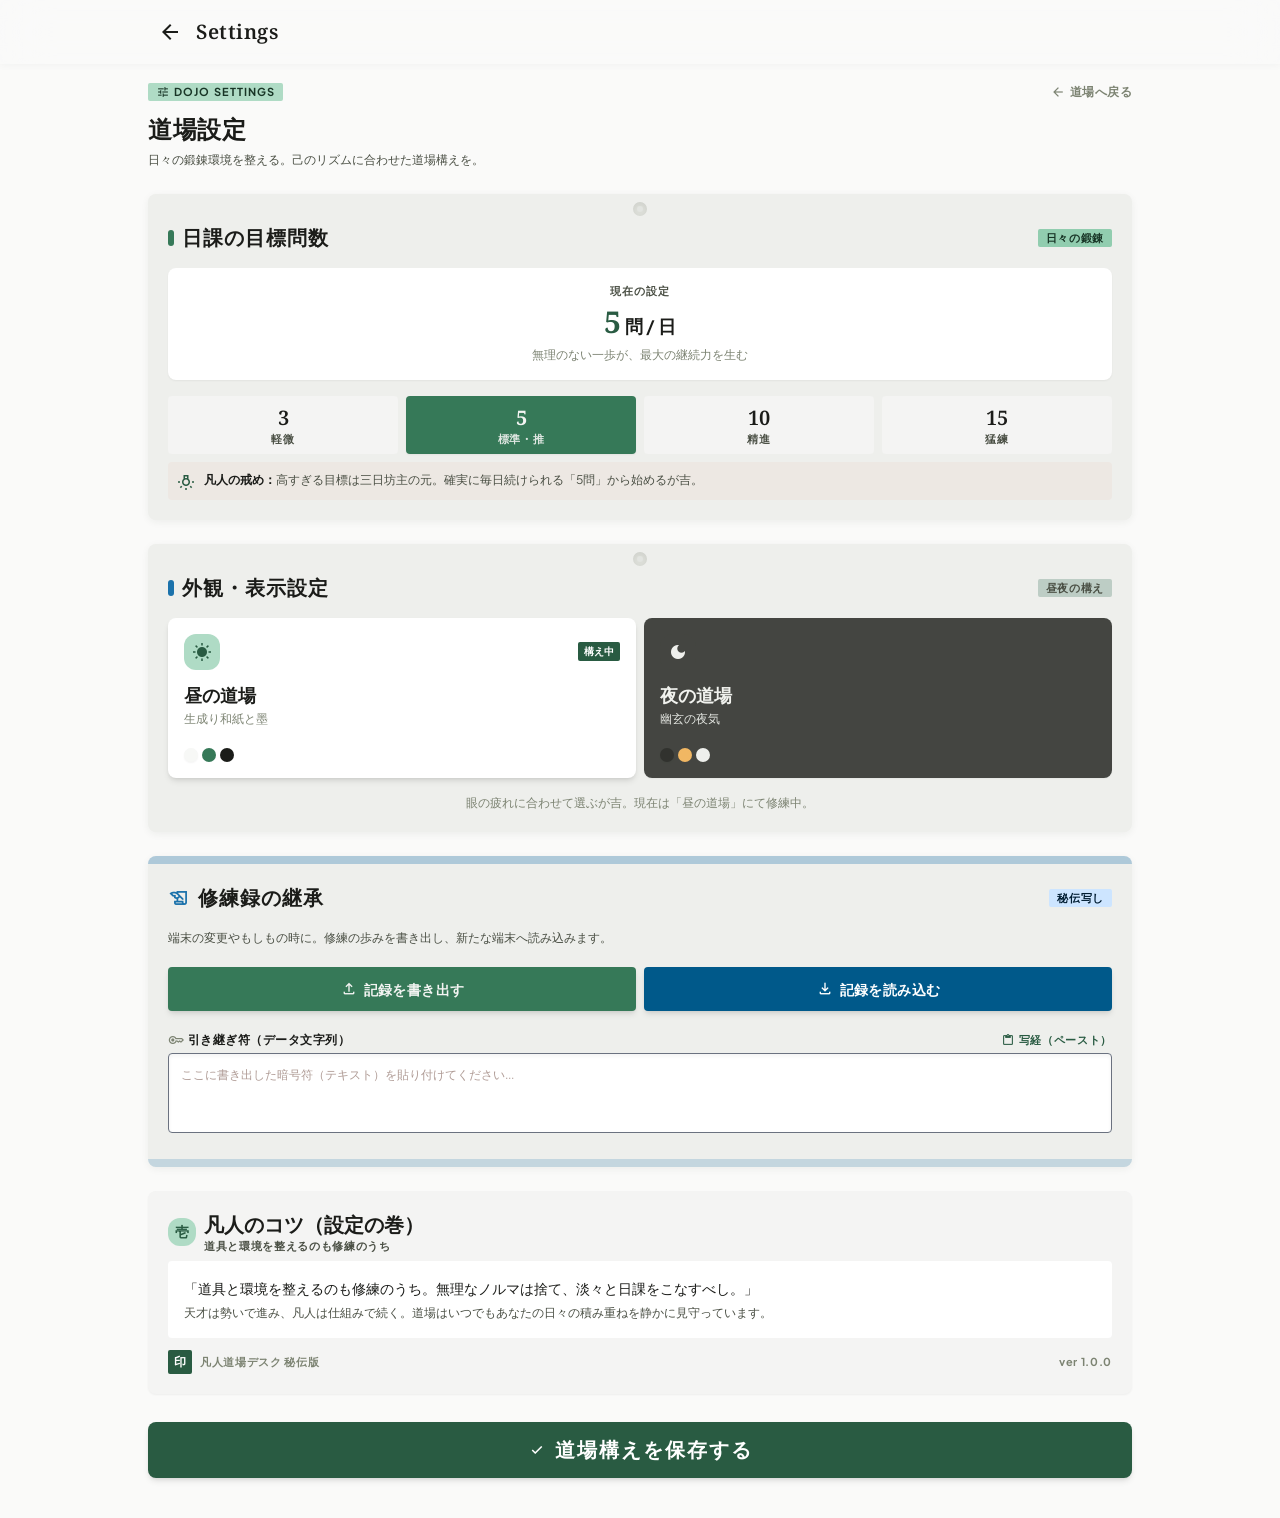
<file: settings.html>
<!DOCTYPE html>
<html lang="ja">
<head>
<meta charset="UTF-8">
<meta name="viewport" content="width=device-width, initial-scale=1.0, viewport-fit=cover">
<title>道場設定 | bonjin&#x27;s study note</title>
<script>try{var t=localStorage.getItem("theme");if(t)document.documentElement.setAttribute("data-theme",t);}catch(e){}</script>
<link rel="icon" href="logo.svg" type="image/svg+xml">
<link rel="preconnect" href="https://fonts.googleapis.com">
<link rel="preconnect" href="https://fonts.gstatic.com" crossorigin>
<link rel="stylesheet" href="https://fonts.googleapis.com/css2?family=Noto+Serif+JP:wght@600;700&amp;family=Plus+Jakarta+Sans:wght@400;600;700&amp;display=swap">
<link rel="stylesheet" href="https://fonts.googleapis.com/css2?family=Noto+Serif:wght@500;600;700&amp;family=Plus+Jakarta+Sans:wght@400;500;600;700&amp;display=swap">
<link rel="stylesheet" href="https://fonts.googleapis.com/css2?family=Material+Symbols+Outlined:opsz,wght,FILL,GRAD@20..48,100..700,0..1,-50..200&amp;display=block">
<link rel="stylesheet" href="css/pages.css?v=9">
<link rel="stylesheet" href="css/sc-set-l.css?v=9">
<link rel="stylesheet" href="css/sc-set-d.css?v=9">
</head>
<body>
<!-- ライトモードの画面 -->
<div class="theme-l">
<div class="sc-set-l"><div class="bg-surface font-body-md text-on-surface flex flex-col min-h-screen sc-root">
<header class="fixed top-0 inset-x-0 z-50 bg-surface/85 backdrop-blur-xl shadow-[0_1px_8px_rgba(58,45,34,0.04)] pt-safe"><div class="h-16 px-gutter flex items-center justify-between"><div class="flex items-center gap-space-xs"><button aria-label="戻る" data-back class="w-11 h-11 flex items-center justify-center text-on-surface hover:text-primary transition-colors" type="button"><span class="material-symbols-outlined text-[24px]">arrow_back</span></button><span class="font-headline-sm text-headline-sm text-on-surface tracking-wide">Settings</span></div><div class="flex items-center gap-space-sm"></div></div></header><main class="flex flex-col relative w-full pt-16 bg-surface"><div class="flex flex-col w-full px-gutter pb-space-xl space-y-space-lg">
<!-- 導入・見出し札エリア -->
<div class="relative w-full pt-space-md">
<div class="flex flex-col space-y-space-xs">
<div class="flex items-center justify-between">
<div class="inline-flex items-center space-x-space-xs px-2 py-0.5 rounded bg-primary-fixed text-on-primary-fixed">
<span class="material-symbols-outlined text-[14px]">tune</span>
<span class="font-label-sm text-label-sm tracking-widest uppercase">DOJO SETTINGS</span>
</div>
<a class="inline-flex items-center space-x-1 text-outline hover:text-primary transition-colors py-1" href="index.html">
<span class="material-symbols-outlined text-[16px]">arrow_back</span>
<span class="font-label-md text-label-md">道場へ戻る</span>
</a>
</div>
<h1 class="font-headline-lg-mobile text-headline-lg-mobile text-on-surface tracking-wide pt-1">
        道場設定
      </h1>
<p class="font-body-sm text-body-sm text-on-surface-variant leading-relaxed">
        日々の鍛錬環境を整える。己のリズムに合わせた道場構えを。
      </p>
</div>
</div>
<!-- 1. 【1日の目標問題数（鍛錬目標）】木札風カード -->
<section class="relative w-full bg-surface-container rounded-xl shadow-[0_2px_8px_-1px_rgba(58,45,34,0.08)] overflow-hidden">
<!-- 木札天面の紐穴飾り -->
<div class="flex justify-center pt-2">
<div class="w-3.5 h-3.5 rounded-full bg-surface-dim shadow-inner flex items-center justify-center">
<div class="w-1.5 h-1.5 rounded-full bg-surface-variant"></div>
</div>
</div>
<div class="p-gutter pt-2 space-y-space-md">
<!-- 銘板見出し -->
<div class="flex items-center justify-between">
<div class="flex items-center space-x-2">
<span class="inline-block w-1.5 h-4 bg-primary-container rounded-full"></span>
<h2 class="font-headline-sm text-headline-sm text-on-surface tracking-wider">
            日課の目標問数
          </h2>
</div>
<span class="font-label-sm text-label-sm px-2 py-0.5 rounded bg-primary-fixed-dim text-on-primary-fixed font-bold">
          日々の鍛錬
        </span>
</div>
<!-- 現在値の表示盤 -->
<div class="bg-surface-container-lowest rounded-xl p-space-md flex flex-col items-center justify-center shadow-sm relative">
<span class="font-label-sm text-label-sm text-on-surface-variant tracking-widest">現在の設定</span>
<div class="flex items-baseline space-x-1 my-1">
<span class="font-headline-xl-mobile text-headline-xl-mobile text-primary font-bold" id="target-count-display-l">5</span>
<span class="font-title-md text-title-md text-on-surface">問 / 日</span>
</div>
<span class="font-body-sm text-body-sm text-outline">無理のない一歩が、最大の継続力を生む</span>
</div>
<!-- 増減セレクター & クイック選択札 -->
<div class="space-y-space-sm">
<div class="grid grid-cols-4 gap-2" id="quick-target-buttons-l">
<button class="target-chip flex flex-col items-center py-2 px-1 rounded-lg bg-surface-container-low hover:bg-surface-container-high transition-all text-on-surface" data-count="3" type="button">
<span class="font-headline-sm text-headline-sm">3</span>
<span class="font-label-sm text-label-sm text-on-surface-variant">軽微</span>
</button>
<button class="target-chip active-chip flex flex-col items-center py-2 px-1 rounded-lg bg-primary-container text-on-primary-container shadow-sm transition-all" data-count="5" type="button">
<span class="font-headline-sm text-headline-sm font-bold">5</span>
<span class="font-label-sm text-label-sm opacity-90">標準・推</span>
</button>
<button class="target-chip flex flex-col items-center py-2 px-1 rounded-lg bg-surface-container-low hover:bg-surface-container-high transition-all text-on-surface" data-count="10" type="button">
<span class="font-headline-sm text-headline-sm">10</span>
<span class="font-label-sm text-label-sm text-on-surface-variant">精進</span>
</button>
<button class="target-chip flex flex-col items-center py-2 px-1 rounded-lg bg-surface-container-low hover:bg-surface-container-high transition-all text-on-surface" data-count="15" type="button">
<span class="font-headline-sm text-headline-sm">15</span>
<span class="font-label-sm text-label-sm text-on-surface-variant">猛練</span>
</button>
</div>
<!-- 凡人の戒め（メモリー短冊） -->
<div class="bg-surface-container-high/80 rounded-lg p-space-sm flex items-start space-x-2">
<span class="material-symbols-outlined text-primary text-[20px] shrink-0 mt-0.5">wb_incandescent</span>
<p class="font-body-sm text-body-sm text-on-surface-variant leading-relaxed">
<span class="font-bold text-on-surface">凡人の戒め：</span>高すぎる目標は三日坊主の元。確実に毎日続けられる「5問」から始めるが吉。
          </p>
</div>
</div>
</div>
</section>
<!-- 2. 【外観の切り替え（昼夜の構え）】 -->
<section class="relative w-full bg-surface-container rounded-xl shadow-[0_2px_8px_-1px_rgba(58,45,34,0.08)] overflow-hidden">
<div class="flex justify-center pt-2">
<div class="w-3.5 h-3.5 rounded-full bg-surface-dim shadow-inner flex items-center justify-center">
<div class="w-1.5 h-1.5 rounded-full bg-surface-variant"></div>
</div>
</div>
<div class="p-gutter pt-2 space-y-space-md">
<div class="flex items-center justify-between">
<div class="flex items-center space-x-2">
<span class="inline-block w-1.5 h-4 bg-tertiary-container rounded-full"></span>
<h2 class="font-headline-sm text-headline-sm text-on-surface tracking-wider">
            外観・表示設定
          </h2>
</div>
<span class="font-label-sm text-label-sm px-2 py-0.5 rounded bg-surface-container-high text-on-surface-variant">
          昼夜の構え
        </span>
</div>
<!-- 昼夜の二枚木札 -->
<div class="grid grid-cols-2 gap-space-sm" id="theme-selector-l">
<!-- 昼の道場（現在アクティブ） -->
<button class="theme-card relative flex flex-col p-space-md rounded-xl bg-surface-container-lowest shadow-md text-left transition-all" id="theme-btn-light-l" type="button">
<div class="flex items-center justify-between w-full mb-3">
<div class="w-9 h-9 rounded-full bg-primary-fixed flex items-center justify-center text-primary">
<span class="material-symbols-outlined text-[20px]" style="font-variation-settings: 'FILL' 1;">wb_sunny</span>
</div>
<span class="status-seal px-1.5 py-0.5 rounded text-[10px] font-bold bg-primary text-on-primary">構え中</span>
</div>
<span class="font-title-md text-title-md text-on-surface font-semibold">昼の道場</span>
<span class="font-body-sm text-body-sm text-outline mt-0.5">生成り和紙と墨</span>
<!-- ミニパレット -->
<div class="flex space-x-1 mt-3 pt-2">
<span class="w-3.5 h-3.5 rounded-full bg-[#FCF9F2] shadow-sm"></span>
<span class="w-3.5 h-3.5 rounded-full bg-[#C2410C]"></span>
<span class="w-3.5 h-3.5 rounded-full bg-[#1E1B18]"></span>
</div>
</button>
<!-- 夜の道場 -->
<button class="theme-card relative flex flex-col p-space-md rounded-xl bg-inverse-surface shadow-sm text-left opacity-90 hover:opacity-100 transition-all" id="theme-btn-dark-l" type="button">
<div class="flex items-center justify-between w-full mb-3">
<div class="w-9 h-9 rounded-full bg-inverse-surface flex items-center justify-center text-secondary-fixed">
<span class="material-symbols-outlined text-[20px]" style="font-variation-settings: 'FILL' 1;">dark_mode</span>
</div>
<span class="status-seal hidden px-1.5 py-0.5 rounded text-[10px] font-bold bg-secondary-container text-on-secondary-container">構え中</span>
</div>
<span class="font-title-md text-title-md text-inverse-on-surface font-semibold">夜の道場</span>
<span class="font-body-sm text-body-sm text-surface-variant mt-0.5">幽玄の夜気</span>
<!-- ミニパレット -->
<div class="flex space-x-1 mt-3 pt-2">
<span class="w-3.5 h-3.5 rounded-full bg-[#1E1B18] shadow-sm"></span>
<span class="w-3.5 h-3.5 rounded-full bg-[#8B4EF7]"></span>
<span class="w-3.5 h-3.5 rounded-full bg-[#F5EFE6]"></span>
</div>
</button>
</div>
<p class="font-body-sm text-body-sm text-outline text-center">
        眼の疲れに合わせて選ぶが吉。現在は「昼の道場」にて修練中。
      </p>
</div>
</section>
<!-- 3. 【記録の引き継ぎ（修練録の継承）】巻物風カード -->
<section class="relative w-full bg-surface-container rounded-xl shadow-[0_2px_8px_-1px_rgba(58,45,34,0.08)] overflow-hidden">
<!-- 巻物の装丁軸ヘッダー -->
<div class="h-2 w-full bg-tertiary-container/30"></div>
<div class="p-gutter space-y-space-md">
<div class="flex items-center justify-between">
<div class="flex items-center space-x-2">
<span class="material-symbols-outlined text-tertiary-container text-[22px]">history_edu</span>
<h2 class="font-headline-sm text-headline-sm text-on-surface tracking-wider">
            修練録の継承
          </h2>
</div>
<span class="font-label-sm text-label-sm px-2 py-0.5 rounded bg-tertiary-fixed text-on-tertiary-fixed font-bold">
          秘伝写し
        </span>
</div>
<p class="font-body-sm text-body-sm text-on-surface-variant leading-relaxed">
        端末の変更やもしもの時に。修練の歩みを書き出し、新たな端末へ読み込みます。
      </p>
<!-- 書き出し・読み込みボタン群 -->
<div class="grid grid-cols-2 gap-space-sm pt-1">
<!-- 書き出し（エクスポート） -->
<button data-act="export" class="flex items-center justify-center space-x-1.5 py-3 px-space-sm rounded-lg bg-primary-container text-on-primary-container font-label-lg text-label-lg shadow-md active:translate-y-0.5 transition-all" type="button">
<span class="material-symbols-outlined text-[18px]">file_upload</span>
<span>記録を書き出す</span>
</button>
<!-- 読み込み（インポート） -->
<button data-act="import" class="flex items-center justify-center space-x-1.5 py-3 px-space-sm rounded-lg bg-tertiary text-on-tertiary font-label-lg text-label-lg shadow-md active:translate-y-0.5 transition-all" type="button">
<span class="material-symbols-outlined text-[18px]">file_download</span>
<span>記録を読み込む</span>
</button>
</div>
<!-- 引き継ぎ符 テキストエリア欄 -->
<div class="space-y-space-xs pt-1">
<div class="flex items-center justify-between">
<label class="font-label-md text-label-md text-on-surface font-semibold flex items-center space-x-1" for="transfer-data-input-l">
<span class="material-symbols-outlined text-[16px] text-outline">key</span>
<span>引き継ぎ符（データ文字列）</span>
</label>
<button data-act="paste" class="font-label-sm text-label-sm text-primary hover:text-primary-container font-bold flex items-center space-x-1 py-0.5" type="button">
<span class="material-symbols-outlined text-[14px]">content_paste</span>
<span>写経（ペースト）</span>
</button>
</div>
<div class="relative">
<textarea class="w-full bg-surface-container-lowest text-on-surface placeholder:text-outline/70 font-body-sm text-body-sm p-3 rounded-lg focus:outline-none focus:ring-0 shadow-inner resize-none" id="transfer-data-input-l" placeholder="ここに書き出した暗号符（テキスト）を貼り付けてください..." rows="3"></textarea>
</div>
</div>
<!-- 操作後トースト通知風メッセージ（初期は非表示） -->
<div class="hidden rounded-lg p-space-sm bg-surface-container-lowest shadow-sm flex items-center space-x-2 transition-all" id="transfer-feedback-l">
<span class="material-symbols-outlined text-primary text-[18px]" id="feedback-icon-l">check_circle</span>
<span class="font-body-sm text-body-sm text-on-surface" id="feedback-text-l">修練録を帳面に書き出しました。</span>
</div>
</div>
<!-- 巻物の装丁フッター -->
<div class="h-2 w-full bg-tertiary-container/20"></div>
</section>
<!-- 4. 【道場訓・凡人のコツ コラム】 -->
<section class="relative w-full bg-surface-container-low rounded-xl p-gutter space-y-space-sm shadow-sm">
<div class="flex items-center space-x-2">
<div class="w-7 h-7 rounded-full bg-primary-fixed flex items-center justify-center text-primary font-serif font-bold text-[14px]">
        壱
      </div>
<div>
<h3 class="font-headline-sm text-headline-sm text-on-surface">凡人のコツ（設定の巻）</h3>
<p class="font-label-sm text-label-sm text-on-surface-variant">道具と環境を整えるのも修練のうち</p>
</div>
</div>
<div class="bg-surface-container-lowest rounded-lg p-space-md text-on-surface shadow-xs space-y-space-xs">
<p class="font-body-md text-body-md leading-relaxed text-on-surface">
        「道具と環境を整えるのも修練のうち。無理なノルマは捨て、淡々と日課をこなすべし。」
      </p>
<p class="font-body-sm text-body-sm text-on-surface-variant">
        天才は勢いで進み、凡人は仕組みで続く。道場はいつでもあなたの日々の積み重ねを静かに見守っています。
      </p>
</div>
<!-- 落款（印鑑マーク）とアプリ情報 -->
<div class="flex items-center justify-between pt-space-xs">
<div class="flex items-center space-x-2">
<div class="w-6 h-6 rounded bg-primary text-on-primary flex items-center justify-center font-headline-sm text-[12px] font-bold shadow-xs">
          印
        </div>
<span class="font-label-sm text-label-sm text-outline">凡人道場デスク 秘伝版</span>
</div>
<span class="font-label-sm text-label-sm text-outline">ver 1.0.0</span>
</div>
</section>
<!-- 最下部完了ボタン -->
<div class="pt-space-xs pb-safe">
<button data-act="save" class="w-full py-3.5 px-gutter rounded-xl bg-primary text-on-primary font-headline-sm text-headline-sm tracking-widest shadow-md hover:bg-primary-container active:scale-[0.99] transition-all flex items-center justify-center space-x-2" type="button">
<span class="material-symbols-outlined text-[20px]">check</span>
<span>道場構えを保存する</span>
</button>
</div>
</div>
</main>
</div></div>
</div>
<!-- ダークモードの画面 -->
<div class="theme-d">
<div class="sc-set-d"><div class="bg-[#141210] font-body-md text-[#f5f0eb] flex flex-col min-h-screen sc-root">
<header class="fixed top-0 inset-x-0 z-50 bg-[#181614]/90 backdrop-blur-xl border-b border-[#2d2924] shadow-[0_4px_20px_rgba(0,0,0,0.4)] pt-safe"><div class="h-16 px-gutter flex items-center justify-between"><div class="flex items-center gap-space-xs"><button aria-label="戻る" data-back class="w-11 h-11 flex items-center justify-center text-[#eeeae5] hover:text-[#f97316] transition-colors" type="button"><span class="material-symbols-outlined text-[24px]">arrow_back</span></button><span class="font-headline-sm text-headline-sm text-[#f5f0eb] tracking-wide">Settings</span></div><div class="flex items-center gap-space-sm"></div></div></header><main class="flex flex-col relative w-full pt-16 bg-[#141210]"><div class="flex flex-col w-full px-gutter pb-space-xl space-y-space-lg">
<!-- 導入・見出し札エリア -->
<div class="relative w-full pt-space-md">
<div class="flex flex-col space-y-space-xs">
<div class="flex items-center justify-between">
<div class="inline-flex items-center space-x-space-xs px-2.5 py-0.5 rounded bg-[#2e1d14] border border-[#ea580c]/30 text-[#ffb599]">
<span class="material-symbols-outlined text-[14px]">tune</span>
<span class="font-label-sm text-label-sm tracking-widest uppercase">DOJO SETTINGS</span>
</div>
<a class="inline-flex items-center space-x-1 text-[#a8a29e] hover:text-[#ffb690] transition-colors py-1" href="index.html">
<span class="material-symbols-outlined text-[16px]">arrow_back</span>
<span class="font-label-md text-label-md">道場へ戻る</span>
</a>
</div>
<h1 class="font-headline-lg-mobile text-headline-lg-mobile text-[#f5f0eb] tracking-wide pt-1">
        道場設定
      </h1>
<p class="font-body-sm text-body-sm text-[#a8a29e] leading-relaxed">
        日々の鍛錬環境を整える。己のリズムに合わせた道場構えを。
      </p>
</div>
</div>
<!-- 1. 【1日の目標問題数（鍛錬目標）】木札風カード -->
<section class="relative w-full bg-[#1f1c19] border border-[#35302a] rounded-xl shadow-[0_4px_20px_rgba(0,0,0,0.3)] overflow-hidden">
<!-- 木札天面の紐穴飾り -->
<div class="flex justify-center pt-2">
<div class="w-3.5 h-3.5 rounded-full bg-[#12100e] shadow-inner border border-[#35302a] flex items-center justify-center">
<div class="w-1.5 h-1.5 rounded-full bg-[#2c2927]"></div>
</div>
</div>
<div class="p-gutter pt-2 space-y-space-md">
<!-- 銘板見出し -->
<div class="flex items-center justify-between">
<div class="flex items-center space-x-2">
<span class="inline-block w-1.5 h-4 bg-[#f97316] rounded-full shadow-[0_0_8px_rgba(249,115,22,0.4)]"></span>
<h2 class="font-headline-sm text-headline-sm text-[#f5f0eb] tracking-wider">
            日課の目標問数
          </h2>
</div>
<span class="font-label-sm text-label-sm px-2 py-0.5 rounded bg-[#3c1c0c] border border-[#c2410c]/30 text-[#ffb690] font-bold">
          日々の鍛錬
        </span>
</div>
<!-- 現在値の表示盤 -->
<div class="bg-[#12100e] border border-[#2e2a25] rounded-xl p-space-md flex flex-col items-center justify-center shadow-inner relative">
<span class="font-label-sm text-label-sm text-[#a8a29e] tracking-widest">現在の設定</span>
<div class="flex items-baseline space-x-1 my-1">
<span class="font-headline-xl text-[38px] leading-[46px] text-[#f97316] font-bold drop-shadow-[0_0_12px_rgba(249,115,22,0.3)]" id="target-count-display-d">5</span>
<span class="font-title-md text-title-md text-[#f5f0eb]">問 / 日</span>
</div>
<span class="font-body-sm text-body-sm text-[#a8a29e]">無理のない一歩が、最大の継続力を生む</span>
</div>
<!-- 増減セレクター & クイック選択札 -->
<div class="space-y-space-sm">
<div class="grid grid-cols-4 gap-2" id="quick-target-buttons-d">
<button class="target-chip flex flex-col items-center py-2 px-1 rounded-lg bg-[#292522] border border-[#3d3730] hover:bg-[#322d29] hover:border-[#584237] transition-all text-[#e8e1dd]" data-count="3" type="button">
<span class="font-headline-sm text-headline-sm">3</span>
<span class="font-label-sm text-label-sm text-[#a8a29e]">軽微</span>
</button>
<button class="target-chip active-chip flex flex-col items-center py-2 px-1 rounded-lg bg-[#c2410c] text-[#ffffff] border border-[#ea580c] shadow-[0_2px_10px_rgba(194,65,12,0.4)] transition-all" data-count="5" type="button">
<span class="font-headline-sm text-headline-sm font-bold">5</span>
<span class="font-label-sm text-label-sm text-[#ffdbce]">標準・推</span>
</button>
<button class="target-chip flex flex-col items-center py-2 px-1 rounded-lg bg-[#292522] border border-[#3d3730] hover:bg-[#322d29] hover:border-[#584237] transition-all text-[#e8e1dd]" data-count="10" type="button">
<span class="font-headline-sm text-headline-sm">10</span>
<span class="font-label-sm text-label-sm text-[#a8a29e]">精進</span>
</button>
<button class="target-chip flex flex-col items-center py-2 px-1 rounded-lg bg-[#292522] border border-[#3d3730] hover:bg-[#322d29] hover:border-[#584237] transition-all text-[#e8e1dd]" data-count="15" type="button">
<span class="font-headline-sm text-headline-sm">15</span>
<span class="font-label-sm text-label-sm text-[#a8a29e]">猛練</span>
</button>
</div>
<!-- 凡人の戒め（メモリー短冊） -->
<div class="bg-[#181614] border border-[#35302a] rounded-lg p-space-sm flex items-start space-x-2">
<span class="material-symbols-outlined text-[#f97316] text-[20px] shrink-0 mt-0.5">wb_incandescent</span>
<p class="font-body-sm text-body-sm text-[#a8a29e] leading-relaxed">
<span class="font-bold text-[#f5f0eb]">凡人の戒め：</span>高すぎる目標は三日坊主の元。確実に毎日続けられる「5問」から始めるが吉。
          </p>
</div>
</div>
</div>
</section>
<!-- 2. 【外観の切り替え（昼夜の構え）】 -->
<section class="relative w-full bg-[#1f1c19] border border-[#35302a] rounded-xl shadow-[0_4px_20px_rgba(0,0,0,0.3)] overflow-hidden">
<div class="flex justify-center pt-2">
<div class="w-3.5 h-3.5 rounded-full bg-[#12100e] shadow-inner border border-[#35302a] flex items-center justify-center">
<div class="w-1.5 h-1.5 rounded-full bg-[#2c2927]"></div>
</div>
</div>
<div class="p-gutter pt-2 space-y-space-md">
<div class="flex items-center justify-between">
<div class="flex items-center space-x-2">
<span class="inline-block w-1.5 h-4 bg-[#f97316] rounded-full shadow-[0_0_8px_rgba(249,115,22,0.4)]"></span>
<h2 class="font-headline-sm text-headline-sm text-[#f5f0eb] tracking-wider">
            外観・表示設定
          </h2>
</div>
<span class="font-label-sm text-label-sm px-2 py-0.5 rounded bg-[#2b2724] border border-[#3a352f] text-[#ccc5be]">
          昼夜の構え
        </span>
</div>
<!-- 昼夜の二枚木札 -->
<div class="grid grid-cols-2 gap-space-sm" id="theme-selector-d">
<!-- 昼の道場（非アクティブ） -->
<button class="theme-card relative flex flex-col p-space-md rounded-xl bg-[#282420] border border-[#3d3730] opacity-75 hover:opacity-100 text-left transition-all" id="theme-btn-light-d" type="button">
<div class="flex items-center justify-between w-full mb-3">
<div class="w-9 h-9 rounded-full bg-[#35302a] flex items-center justify-center text-[#ffb690]">
<span class="material-symbols-outlined text-[20px]" style="font-variation-settings: 'FILL' 1;">wb_sunny</span>
</div>
<span class="status-seal hidden px-1.5 py-0.5 rounded text-[10px] font-bold bg-[#c2410c] text-white">構え中</span>
</div>
<span class="font-title-md text-title-md text-[#dcd6d0] font-semibold">昼の道場</span>
<span class="font-body-sm text-body-sm text-[#9c958f] mt-0.5">生成り和紙と墨</span>
<!-- ミニパレット -->
<div class="flex space-x-1 mt-3 pt-2">
<span class="w-3.5 h-3.5 rounded-full bg-[#fcf9f2] shadow-sm"></span>
<span class="w-3.5 h-3.5 rounded-full bg-[#c2410c]"></span>
<span class="w-3.5 h-3.5 rounded-full bg-[#1e1b18]"></span>
</div>
</button>
<!-- 夜の道場（現在アクティブ） -->
<button class="theme-card relative flex flex-col p-space-md rounded-xl bg-[#12100e] border-2 border-[#f97316] shadow-[0_0_15px_rgba(249,115,22,0.2)] text-left transition-all" id="theme-btn-dark-d" type="button">
<div class="flex items-center justify-between w-full mb-3">
<div class="w-9 h-9 rounded-full bg-[#2a1d17] border border-[#f97316]/40 flex items-center justify-center text-[#ffb690] shadow-[0_0_10px_rgba(249,115,22,0.25)]">
<span class="material-symbols-outlined text-[20px]" style="font-variation-settings: 'FILL' 1;">dark_mode</span>
</div>
<span class="status-seal px-1.5 py-0.5 rounded text-[10px] font-bold bg-[#c2410c] text-white shadow-sm">構え中</span>
</div>
<span class="font-title-md text-title-md text-[#f5f0eb] font-semibold">夜の道場</span>
<span class="font-body-sm text-body-sm text-[#a8a29e] mt-0.5">幽玄の夜気</span>
<!-- ミニパレット -->
<div class="flex space-x-1 mt-3 pt-2">
<span class="w-3.5 h-3.5 rounded-full bg-[#141210] border border-[#443d35] shadow-sm"></span>
<span class="w-3.5 h-3.5 rounded-full bg-[#a855f7]"></span>
<span class="w-3.5 h-3.5 rounded-full bg-[#eeeae5]"></span>
</div>
</button>
</div>
<p class="font-body-sm text-body-sm text-[#a8a29e] text-center">
        眼の疲れに合わせて選ぶが吉。現在は「夜の道場」にて修練中。
      </p>
</div>
</section>
<!-- 3. 【記録の引き継ぎ（修練録の継承）】巻物風カード -->
<section class="relative w-full bg-[#1f1c19] border border-[#35302a] rounded-xl shadow-[0_4px_20px_rgba(0,0,0,0.3)] overflow-hidden">
<!-- 巻物の装丁軸ヘッダー -->
<div class="h-1.5 w-full bg-gradient-to-r from-[#1e293b] via-[#0284c7]/40 to-[#1e293b]"></div>
<div class="p-gutter space-y-space-md">
<div class="flex items-center justify-between">
<div class="flex items-center space-x-2">
<span class="material-symbols-outlined text-[#38bdf8] text-[22px]">history_edu</span>
<h2 class="font-headline-sm text-headline-sm text-[#f5f0eb] tracking-wider">
            修練録の継承
          </h2>
</div>
<span class="font-label-sm text-label-sm px-2 py-0.5 rounded bg-[#132338] border border-[#0284c7]/30 text-[#7dd3fc] font-bold">
          秘伝写し
        </span>
</div>
<p class="font-body-sm text-body-sm text-[#a8a29e] leading-relaxed">
        端末の変更やもしもの時に。修練の歩みを書き出し、新たな端末へ読み込みます。
      </p>
<!-- 書き出し・読み込みボタン群 -->
<div class="grid grid-cols-2 gap-space-sm pt-1">
<!-- 書き出し（エクスポート） -->
<button data-act="export" class="flex items-center justify-center space-x-1.5 py-3 px-space-sm rounded-lg bg-[#c2410c] hover:bg-[#ea580c] text-[#ffffff] font-label-lg text-label-lg shadow-[0_2px_10px_rgba(194,65,12,0.35)] active:translate-y-0.5 transition-all border border-[#ea580c]/50" type="button">
<span class="material-symbols-outlined text-[18px]">file_upload</span>
<span>記録を書き出す</span>
</button>
<!-- 読み込み（インポート） -->
<button data-act="import" class="flex items-center justify-center space-x-1.5 py-3 px-space-sm rounded-lg bg-[#1e3a5f] hover:bg-[#254877] text-[#f0f9ff] font-label-lg text-label-lg shadow-[0_2px_10px_rgba(30,58,95,0.4)] active:translate-y-0.5 transition-all border border-[#38bdf8]/30" type="button">
<span class="material-symbols-outlined text-[18px]">file_download</span>
<span>記録を読み込む</span>
</button>
</div>
<!-- 引き継ぎ符 テキストエリア欄 -->
<div class="space-y-space-xs pt-1">
<div class="flex items-center justify-between">
<label class="font-label-md text-label-md text-[#f5f0eb] font-semibold flex items-center space-x-1" for="transfer-data-input-d">
<span class="material-symbols-outlined text-[16px] text-[#a8a29e]">key</span>
<span>引き継ぎ符（データ文字列）</span>
</label>
<button data-act="paste" class="font-label-sm text-label-sm text-[#ffb690] hover:text-[#f97316] font-bold flex items-center space-x-1 py-0.5" type="button">
<span class="material-symbols-outlined text-[14px]">content_paste</span>
<span>写経（ペースト）</span>
</button>
</div>
<div class="relative">
<textarea class="w-full bg-[#12100e] text-[#f5f0eb] placeholder:text-[#6e6761] border border-[#3c3630] font-body-sm text-body-sm p-3 rounded-lg focus:outline-none focus:border-[#f97316] shadow-inner resize-none transition-colors" id="transfer-data-input-d" placeholder="ここに書き出した暗号符（テキスト）を貼り付けてください..." rows="3"></textarea>
</div>
</div>
<!-- 操作後トースト通知風メッセージ（初期は非表示） -->
<div class="hidden rounded-lg p-space-sm bg-[#12100e] border border-[#3c3630] shadow-md flex items-center space-x-2 transition-all" id="transfer-feedback-d">
<span class="material-symbols-outlined text-[#f97316] text-[18px]" id="feedback-icon-d">check_circle</span>
<span class="font-body-sm text-body-sm text-[#f5f0eb]" id="feedback-text-d">修練録を帳面に書き出しました。</span>
</div>
</div>
<!-- 巻物の装丁フッター -->
<div class="h-1.5 w-full bg-[#1e293b]/50"></div>
</section>
<!-- 4. 【道場訓・凡人のコツ コラム】 -->
<section class="relative w-full bg-[#181614] border border-[#35302a] rounded-xl p-gutter space-y-space-sm shadow-[0_4px_20px_rgba(0,0,0,0.25)]">
<div class="flex items-center space-x-2">
<div class="w-7 h-7 rounded-full bg-[#3c1c0c] border border-[#c2410c]/40 flex items-center justify-center text-[#ffb690] font-serif font-bold text-[14px]">
        壱
      </div>
<div>
<h3 class="font-headline-sm text-headline-sm text-[#f5f0eb]">凡人のコツ（設定の巻）</h3>
<p class="font-label-sm text-label-sm text-[#a8a29e]">道具と環境を整えるのも修練のうち</p>
</div>
</div>
<div class="bg-[#12100e] border border-[#2e2a25] rounded-lg p-space-md text-[#f5f0eb] shadow-inner space-y-space-xs">
<p class="font-body-md text-body-md leading-relaxed text-[#f5f0eb]">
        「道具と環境を整えるのも修練のうち。無理なノルマは捨て、淡々と日課をこなすべし。」
      </p>
<p class="font-body-sm text-body-sm text-[#a8a29e]">
        天才は勢いで進み、凡人は仕組みで続く。道場はいつでもあなたの日々の積み重ねを静かに見守っています。
      </p>
</div>
<!-- 落款（印鑑マーク）とアプリ情報 -->
<div class="flex items-center justify-between pt-space-xs">
<div class="flex items-center space-x-2">
<div class="w-6 h-6 rounded bg-[#c2410c] text-[#ffffff] flex items-center justify-center font-headline-sm text-[12px] font-bold shadow-xs border border-[#ea580c]/30">
          印
        </div>
<span class="font-label-sm text-label-sm text-[#a8a29e]">凡人道場デスク 秘伝版</span>
</div>
<span class="font-label-sm text-label-sm text-[#78716c]">ver 1.0.0</span>
</div>
</section>
<!-- 最下部完了ボタン -->
<div class="pt-space-xs pb-safe">
<button data-act="save" class="w-full py-3.5 px-gutter rounded-xl bg-[#c2410c] hover:bg-[#ea580c] text-[#ffffff] font-headline-sm text-headline-sm tracking-widest shadow-[0_4px_16px_rgba(194,65,12,0.45)] border border-[#ea580c]/50 active:scale-[0.99] transition-all flex items-center justify-center space-x-2" type="button">
<span class="material-symbols-outlined text-[20px]">check</span>
<span>道場構えを保存する</span>
</button>
</div>
</div>
</main>
</div></div>
</div>
<script src="common.js?v=9"></script>
<script src="settings.js?v=9"></script>
</body>
</html>
</file>
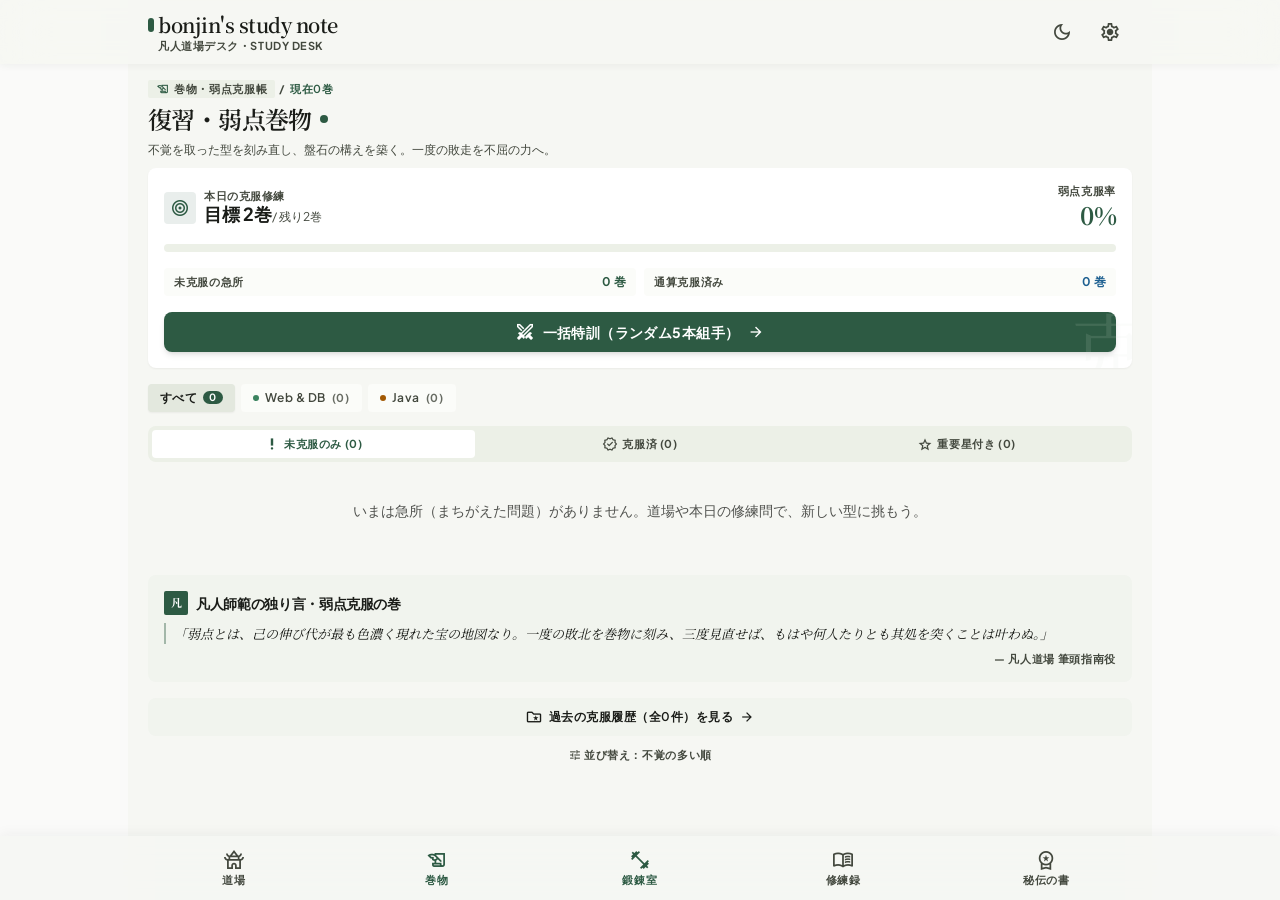
<file: weak.html>
<!DOCTYPE html>
<html lang="ja">
<head>
<meta charset="UTF-8">
<meta name="viewport" content="width=device-width, initial-scale=1.0, viewport-fit=cover">
<title>弱点克服帳 | bonjin&#x27;s study note</title>
<script>try{var t=localStorage.getItem("theme");if(t)document.documentElement.setAttribute("data-theme",t);}catch(e){}</script>
<link rel="icon" href="logo.svg" type="image/svg+xml">
<link rel="preconnect" href="https://fonts.googleapis.com">
<link rel="preconnect" href="https://fonts.gstatic.com" crossorigin>
<link rel="stylesheet" href="https://fonts.googleapis.com/css2?family=Noto+Serif+JP:wght@600;700&amp;family=Plus+Jakarta+Sans:wght@400;600;700&amp;display=swap">
<link rel="stylesheet" href="https://fonts.googleapis.com/css2?family=Noto+Serif+JP:wght@400;600;700&amp;family=Noto+Serif:wght@500;600&amp;family=Plus+Jakarta+Sans:wght@400;500;600&amp;display=swap">
<link rel="stylesheet" href="https://fonts.googleapis.com/css2?family=Noto+Serif:wght@500;600;700&amp;family=Plus+Jakarta+Sans:wght@400;500;600;700&amp;display=swap">
<link rel="stylesheet" href="https://fonts.googleapis.com/css2?family=Material+Symbols+Outlined:opsz,wght,FILL,GRAD@20..48,100..700,0..1,-50..200&amp;display=block">
<link rel="stylesheet" href="css/pages.css?v=9">
<link rel="stylesheet" href="css/keiko.css?v=9">
<link rel="stylesheet" href="css/sc-weak-l.css?v=9">
<link rel="stylesheet" href="css/sc-weak-d.css?v=9">
</head>
<body>
<!-- ライトモードの画面 -->
<div class="theme-l">
<div data-view="list"><div class="sc-weak-l"><div class="bg-surface font-body-md text-on-surface antialiased flex flex-col min-h-screen sc-root">
<header class="fixed top-0 w-full z-50 pt-safe bg-surface/85 backdrop-blur-xl shadow-[0_1px_8px_rgba(58,45,34,0.06)]"><div class="h-16 px-gutter flex items-center justify-between gap-space-sm"><div class="flex flex-col justify-center min-w-0 pr-space-xs"><div class="flex items-center gap-space-xs"><span class="w-1.5 h-3.5 bg-primary rounded-full"></span><h1 class="font-headline-sm text-headline-sm text-on-surface tracking-tight truncate">bonjin's study note</h1></div><p class="font-label-sm text-label-sm text-on-surface-variant uppercase tracking-wider pl-2.5 truncate">凡人道場デスク・STUDY DESK</p></div><div class="flex items-center gap-space-xs shrink-0"><button aria-label="Theme Toggle" class="w-11 h-11 flex items-center justify-center rounded-xl text-on-surface-variant hover:text-primary hover:bg-surface-container transition-colors"><span class="material-symbols-outlined text-[22px]">dark_mode</span></button><a href="settings.html" aria-label="設定" class="w-11 h-11 flex items-center justify-center rounded-xl text-on-surface-variant hover:text-primary hover:bg-surface-container transition-colors"><span class="material-symbols-outlined text-[22px]">settings</span></a></div></div></header><main class="flex-1 flex flex-col relative w-full pt-16 pb-24 bg-surface"><div class="flex flex-col w-full">
<!-- Page Top Navigation & Context -->
<div class="px-gutter pt-space-md pb-space-sm">
<div class="flex items-center gap-space-xs mb-space-xs">
<span class="inline-flex items-center gap-1 px-2 py-0.5 rounded bg-surface-container-high text-on-surface-variant font-label-sm text-label-sm">
<span class="material-symbols-outlined text-[14px] text-primary">history_edu</span>
        巻物・弱点克服帳
      </span>
<span class="text-on-surface-variant font-label-sm text-label-sm">/</span>
<span class="text-primary font-label-sm text-label-sm font-semibold">現在7巻</span>
</div>
<div class="flex flex-col gap-1">
<h2 class="font-headline-lg-mobile text-headline-lg-mobile text-on-surface tracking-tight flex items-center gap-2">
<span>復習・弱点巻物</span>
<span class="w-2 h-2 rounded-full bg-primary inline-block"></span>
</h2>
<p class="font-body-sm text-body-sm text-on-surface-variant leading-relaxed">
        不覚を取った型を刻み直し、盤石の構えを築く。一度の敗走を不屈の力へ。
      </p>
</div>
</div>
<!-- Dojo Progress & Daily Goal Board (Tactile Wood-paper Card) -->
<div class="px-gutter pb-space-md">
<div class="bg-surface-container-lowest rounded-xl p-space-md shadow-sm relative overflow-hidden">
<!-- Decorative Calligraphy seal watermark -->
<div class="absolute -right-4 -bottom-4 text-surface-container-highest/60 select-none pointer-events-none font-headline-xl text-[78px] leading-none opacity-20">
        克
      </div>
<div class="flex items-center justify-between gap-space-sm mb-3">
<div class="flex items-center gap-2">
<div class="w-8 h-8 rounded-lg bg-primary/10 flex items-center justify-center text-primary">
<span class="material-symbols-outlined text-[20px]">target</span>
</div>
<div>
<p class="font-label-sm text-label-sm text-on-surface-variant uppercase tracking-wider">本日の克服修練</p>
<p class="font-title-md text-title-md text-on-surface font-bold leading-tight">目標 2巻 <span class="font-body-sm text-body-sm font-normal text-on-surface-variant">/ 残り1巻</span></p>
</div>
</div>
<div class="text-right">
<span class="font-label-sm text-label-sm text-on-surface-variant block">弱点克服率</span>
<span class="font-headline-md text-headline-md text-primary font-bold tracking-tight">68%</span>
</div>
</div>
<!-- Washi Progress Bar -->
<div class="w-full bg-surface-container-high rounded-full h-2 overflow-hidden mb-3">
<div class="bg-primary h-full rounded-full transition-all duration-500" style="width: 68%;"></div>
</div>
<div class="grid grid-cols-2 gap-2 pt-1 border-t-0">
<div class="bg-surface-container-low rounded-lg px-2.5 py-1.5 flex items-center justify-between">
<span class="font-label-sm text-label-sm text-on-surface-variant">未克服の急所</span>
<span class="font-label-md text-label-md text-primary font-bold">7 巻</span>
</div>
<div class="bg-surface-container-low rounded-lg px-2.5 py-1.5 flex items-center justify-between">
<span class="font-label-sm text-label-sm text-on-surface-variant">通算克服済み</span>
<span class="font-label-md text-label-md text-tertiary font-bold">24 巻</span>
</div>
</div>
<!-- Bulk Drill Action CTA -->
<div class="mt-space-md">
<button class="w-full py-2.5 px-4 bg-primary text-on-primary rounded-xl font-label-lg text-label-lg font-bold shadow-md hover:bg-primary-container transition-all flex items-center justify-center gap-2 active:translate-y-0.5" type="button">
<span class="material-symbols-outlined text-[20px]">swords</span>
<span>一括特訓（ランダム5本組手）</span>
<span class="material-symbols-outlined text-[18px]">arrow_forward</span>
</button>
</div>
</div>
</div>
<!-- Filter & Sort Tabs (Wood Tablet / Tanzaku Style) -->
<div class="px-gutter pb-space-sm flex flex-col gap-2.5">
<!-- Category Chips -->
<div class="flex items-center gap-1.5 overflow-x-auto pb-1 -mx-gutter px-gutter scrollbar-none">
<button class="shrink-0 px-3 py-1.5 rounded-lg bg-surface-container-highest text-on-surface font-label-md text-label-md font-bold shadow-sm flex items-center gap-1.5">
<span>すべて</span>
<span class="px-1.5 py-0.2 rounded-full bg-primary text-on-primary text-[10px] leading-tight">7</span>
</button>
<button class="shrink-0 px-3 py-1.5 rounded-lg bg-surface-container-low text-on-surface-variant hover:text-on-surface font-label-md text-label-md transition-colors flex items-center gap-1.5">
<span class="w-1.5 h-1.5 rounded-full bg-amber-600"></span>
<span>Web &amp; DB</span>
<span class="text-on-surface-variant font-label-sm text-label-sm opacity-80">(3)</span>
</button>
<button class="shrink-0 px-3 py-1.5 rounded-lg bg-surface-container-low text-on-surface-variant hover:text-on-surface font-label-md text-label-md transition-colors flex items-center gap-1.5">
<span class="w-1.5 h-1.5 rounded-full bg-secondary"></span>
<span>Java 基礎</span>
<span class="text-on-surface-variant font-label-sm text-label-sm opacity-80">(2)</span>
</button>
<button class="shrink-0 px-3 py-1.5 rounded-lg bg-surface-container-low text-on-surface-variant hover:text-on-surface font-label-md text-label-md transition-colors flex items-center gap-1.5">
<span class="w-1.5 h-1.5 rounded-full bg-tertiary"></span>
<span>Java 実技</span>
<span class="text-on-surface-variant font-label-sm text-label-sm opacity-80">(2)</span>
</button>
</div>
<!-- Status Switch Pills -->
<div class="flex items-center justify-between gap-1 bg-surface-container-high p-1 rounded-xl">
<button class="flex-1 py-1.5 rounded-lg bg-surface-container-lowest text-primary font-label-sm text-label-sm font-bold shadow-xs text-center flex items-center justify-center gap-1">
<span class="material-symbols-outlined text-[16px]">priority_high</span>
<span>未克服のみ (7)</span>
</button>
<button class="flex-1 py-1.5 rounded-lg text-on-surface-variant hover:text-on-surface font-label-sm text-label-sm text-center flex items-center justify-center gap-1">
<span class="material-symbols-outlined text-[16px]">verified</span>
<span>克服済 (24)</span>
</button>
<button class="flex-1 py-1.5 rounded-lg text-on-surface-variant hover:text-on-surface font-label-sm text-label-sm text-center flex items-center justify-center gap-1">
<span class="material-symbols-outlined text-[16px]">grade</span>
<span>重要星付き</span>
</button>
</div>
</div>
<!-- Scroll Cards Container -->
<div class="px-gutter flex flex-col gap-space-md py-space-xs">
<!-- Card 1: High Priority / Recent Blunder from screen_6 -->
<article class="bg-surface-container-lowest rounded-xl p-space-md shadow-sm relative overflow-hidden transition-all duration-200">
<!-- Discipline Ribbon Left Edge -->
<div class="absolute left-0 top-0 bottom-0 w-1.5 bg-primary"></div>
<!-- Top Row: Badge & Seal -->
<div class="flex items-start justify-between gap-2 mb-2 pl-1.5">
<div class="flex flex-wrap items-center gap-1.5">
<span class="px-2 py-0.5 rounded bg-amber-100 text-amber-900 font-label-sm text-label-sm font-bold">
            Web &amp; DB 篇四
          </span>
<span class="text-on-surface-variant font-label-sm text-label-sm">2日前登録</span>
<span class="px-1.5 py-0.5 rounded bg-error-container text-on-error-container font-label-sm text-label-sm font-semibold">正答 0/2</span>
</div>
<!-- Vermilion Seal / Rakkan -->
<div class="shrink-0 px-1.5 py-0.5 rounded border border-error bg-error/5 text-error font-headline-sm text-[12px] font-bold tracking-widest leading-none flex items-center justify-center shadow-xs">
          不覚一回
        </div>
</div>
<!-- Scroll Title -->
<h3 class="font-headline-sm text-headline-sm text-on-surface pl-1.5 mb-2 leading-snug">
        【急所・要再戦】async/await 例外捕捉の構え
      </h3>
<!-- Key Trap Box (陥穽) -->
<div class="ml-1.5 bg-surface-container-low rounded-lg p-2.5 mb-3">
<div class="flex items-center gap-1 text-primary font-label-sm text-label-sm font-bold mb-1">
<span class="material-symbols-outlined text-[16px]">warning</span>
<span>陥穽（かんせい）：落とし穴の構造</span>
</div>
<p class="font-body-sm text-body-sm text-on-surface leading-relaxed">
          fetch直後の<code class="text-primary font-mono text-[11px] bg-surface px-1 py-0.5 rounded">.catch()</code>単体でエラーを握り潰し、後続の<code class="text-primary font-mono text-[11px] bg-surface px-1 py-0.5 rounded">res.json()</code>でTypeErrorを誘発する悪手。
        </p>
<!-- Compact Snippet Preview -->
<div class="mt-2 pt-2 border-t border-surface-dim font-mono text-[11px] leading-relaxed flex flex-col gap-1">
<div class="text-error bg-error/5 px-2 py-1 rounded">
            × 握り潰し: await fetch(url).catch(e =&gt; null);
          </div>
<div class="text-tertiary bg-tertiary-fixed/40 px-2 py-1 rounded">
            〇 盤石構え: try { const res = await fetch(url); ... } catch (e) { ... }
          </div>
</div>
</div>
<!-- Action Buttons -->
<div class="pl-1.5 flex items-center gap-2">
<button class="flex-1 py-2 px-3 bg-primary text-on-primary rounded-lg font-label-md text-label-md font-bold shadow-xs hover:bg-primary-container transition-all flex items-center justify-center gap-1 active:scale-[0.98]" type="button">
<span class="material-symbols-outlined text-[18px]">swords</span>
<span>いざ再戦（リベンジ）</span>
</button>
<button class="px-3 py-2 bg-surface-container text-on-surface-variant hover:text-on-surface rounded-lg font-label-md text-label-md font-medium transition-colors flex items-center justify-center gap-1" type="button">
<span class="material-symbols-outlined text-[18px]">menu_book</span>
<span>指南書</span>
</button>
</div>
</article>
<!-- Card 2: SQL JOIN Trap -->
<article class="bg-surface-container-lowest rounded-xl p-space-md shadow-sm relative overflow-hidden transition-all duration-200">
<div class="absolute left-0 top-0 bottom-0 w-1.5 bg-amber-600"></div>
<div class="flex items-start justify-between gap-2 mb-2 pl-1.5">
<div class="flex flex-wrap items-center gap-1.5">
<span class="px-2 py-0.5 rounded bg-amber-100 text-amber-900 font-label-sm text-label-sm font-bold">
            Web &amp; DB 篇二
          </span>
<span class="text-on-surface-variant font-label-sm text-label-sm">5日前登録</span>
<span class="px-1.5 py-0.5 rounded bg-surface-container-high text-on-surface-variant font-label-sm text-label-sm">正答 1/3</span>
</div>
<div class="shrink-0 px-1.5 py-0.5 rounded border border-error bg-error/5 text-error font-headline-sm text-[12px] font-bold tracking-widest leading-none flex items-center justify-center shadow-xs">
          不覚二回
        </div>
</div>
<h3 class="font-headline-sm text-headline-sm text-on-surface pl-1.5 mb-2 leading-snug">
        【急所】SQL JOINにおけるNULL値の落とし穴
      </h3>
<div class="ml-1.5 bg-surface-container-low rounded-lg p-2.5 mb-3">
<div class="flex items-center gap-1 text-primary font-label-sm text-label-sm font-bold mb-1">
<span class="material-symbols-outlined text-[16px]">warning</span>
<span>陥穽（かんせい）：落とし穴の構造</span>
</div>
<p class="font-body-sm text-body-sm text-on-surface leading-relaxed">
          LEFT JOIN時のWHERE句で右側テーブルの列条件を直接縛ると、不一致行が除外されて実質INNER JOIN化する罠。ON句に組み込むのが理。
        </p>
</div>
<div class="pl-1.5 flex items-center gap-2">
<button class="flex-1 py-2 px-3 bg-primary text-on-primary rounded-lg font-label-md text-label-md font-bold shadow-xs hover:bg-primary-container transition-all flex items-center justify-center gap-1 active:scale-[0.98]" type="button">
<span class="material-symbols-outlined text-[18px]">swords</span>
<span>いざ再戦</span>
</button>
<button class="px-3 py-2 bg-surface-container text-on-surface-variant hover:text-on-surface rounded-lg font-label-md text-label-md font-medium transition-colors flex items-center justify-center gap-1" type="button">
<span class="material-symbols-outlined text-[18px]">menu_book</span>
<span>指南書</span>
</button>
</div>
</article>
<!-- Card 3: Java Stream Side Effects -->
<article class="bg-surface-container-lowest rounded-xl p-space-md shadow-sm relative overflow-hidden transition-all duration-200">
<div class="absolute left-0 top-0 bottom-0 w-1.5 bg-tertiary"></div>
<div class="flex items-start justify-between gap-2 mb-2 pl-1.5">
<div class="flex flex-wrap items-center gap-1.5">
<span class="px-2 py-0.5 rounded bg-sky-100 text-sky-900 font-label-sm text-label-sm font-bold">
            Java 実技道場
          </span>
<span class="text-on-surface-variant font-label-sm text-label-sm">1週間前登録</span>
<span class="px-1.5 py-0.5 rounded bg-surface-container-high text-on-surface-variant font-label-sm text-label-sm">正答 2/4</span>
</div>
<div class="shrink-0 px-1.5 py-0.5 rounded border border-amber-600 bg-amber-50 text-amber-700 font-headline-sm text-[12px] font-bold tracking-widest leading-none flex items-center justify-center shadow-xs">
          要確認
        </div>
</div>
<h3 class="font-headline-sm text-headline-sm text-on-surface pl-1.5 mb-2 leading-snug">
        【急所】Java Stream APIの副作用混入
      </h3>
<div class="ml-1.5 bg-surface-container-low rounded-lg p-2.5 mb-3">
<div class="flex items-center gap-1 text-primary font-label-sm text-label-sm font-bold mb-1">
<span class="material-symbols-outlined text-[16px]">warning</span>
<span>陥穽（かんせい）：落とし穴の構造</span>
</div>
<p class="font-body-sm text-body-sm text-on-surface leading-relaxed">
<code class="text-primary font-mono text-[11px] bg-surface px-1 py-0.5 rounded">forEach</code>内部で外部Listに<code class="text-primary font-mono text-[11px] bg-surface px-1 py-0.5 rounded">add</code>する破壊的操作。並列ストリーム化（parallelStream）した瞬間に競合・データ欠損を招く。
        </p>
</div>
<div class="pl-1.5 flex items-center gap-2">
<button class="flex-1 py-2 px-3 bg-primary text-on-primary rounded-lg font-label-md text-label-md font-bold shadow-xs hover:bg-primary-container transition-all flex items-center justify-center gap-1 active:scale-[0.98]" type="button">
<span class="material-symbols-outlined text-[18px]">swords</span>
<span>いざ再戦</span>
</button>
<button class="px-3 py-2 bg-surface-container text-on-surface-variant hover:text-on-surface rounded-lg font-label-md text-label-md font-medium transition-colors flex items-center justify-center gap-1" type="button">
<span class="material-symbols-outlined text-[18px]">menu_book</span>
<span>指南書</span>
</button>
</div>
</article>
<!-- Card 4: Mastered / Overcome scroll (Certificate of Mastery) -->
<article class="bg-surface-container-low rounded-xl p-space-md shadow-xs relative overflow-hidden opacity-95">
<div class="absolute left-0 top-0 bottom-0 w-1.5 bg-emerald-600"></div>
<div class="flex items-start justify-between gap-2 mb-2 pl-1.5">
<div class="flex flex-wrap items-center gap-1.5">
<span class="px-2 py-0.5 rounded bg-emerald-100 text-emerald-800 font-label-sm text-label-sm font-bold">
            Web &amp; DB 道場
          </span>
<span class="text-on-surface-variant font-label-sm text-label-sm">昨日克服</span>
<span class="px-1.5 py-0.5 rounded bg-emerald-50 text-emerald-700 font-label-sm text-label-sm font-semibold">3連続正解達成</span>
</div>
<!-- Mastered Golden Seal -->
<div class="shrink-0 px-2 py-0.5 rounded border border-amber-600/40 bg-amber-500/10 text-amber-800 font-headline-sm text-[12px] font-bold tracking-wider leading-none flex items-center justify-center gap-1 shadow-xs">
<span class="material-symbols-outlined text-[14px] text-amber-700">verified</span>
<span>克服之印</span>
</div>
</div>
<h3 class="font-headline-sm text-headline-sm text-on-surface/80 line-through decoration-on-surface-variant/40 pl-1.5 mb-2 leading-snug">
        【克服完了】CSS Gridの明示的配置と暗黙トラック
      </h3>
<p class="font-body-sm text-body-sm text-on-surface-variant pl-1.5 mb-3 leading-relaxed">
        grid-template-areasとauto-flowの境界を明瞭に理解し、迷いなく型を繰り出せる状態に達しました。
      </p>
<div class="pl-1.5 flex items-center justify-between">
<span class="font-label-sm text-label-sm text-emerald-700 font-semibold flex items-center gap-1">
<span class="material-symbols-outlined text-[16px]">check_circle</span>
          免状授与済み（奥義に昇格）
        </span>
<button class="px-3 py-1.5 bg-surface-container-highest text-on-surface-variant hover:text-on-surface rounded-lg font-label-sm text-label-sm font-semibold transition-colors flex items-center gap-1" type="button">
<span class="material-symbols-outlined text-[16px]">visibility</span>
<span>記憶の確認</span>
</button>
</div>
</article>
</div>
<!-- Study Wisdom Column (凡人師範の独り言) -->
<div class="px-gutter pt-space-lg pb-space-sm">
<div class="bg-surface-container rounded-xl p-space-md relative overflow-hidden">
<div class="flex items-center gap-2 mb-2">
<!-- Rakkan Square Seal -->
<div class="w-6 h-6 rounded bg-primary text-on-primary flex items-center justify-center font-headline-sm text-[11px] font-bold shadow-xs">
          凡
        </div>
<h4 class="font-label-lg text-label-lg text-on-surface font-bold tracking-tight">凡人師範の独り言・弱点克服の巻</h4>
</div>
<blockquote class="font-headline-sm text-[13px] leading-relaxed text-on-surface italic pl-2 border-l-2 border-primary/40 mb-2">
        「弱点とは、己の伸び代が最も色濃く現れた宝の地図なり。一度の敗北を巻物に刻み、三度見直せば、もはや何人たりとも其処を突くことは叶わぬ。」
      </blockquote>
<p class="text-right font-label-sm text-label-sm text-on-surface-variant">
        — 凡人道場 筆頭指南役
      </p>
</div>
</div>
<!-- Footer Actions / Archives -->
<div class="px-gutter pt-space-sm pb-space-lg flex flex-col items-center gap-3">
<button class="w-full py-2.5 px-4 bg-surface-container text-on-surface rounded-xl font-label-md text-label-md font-semibold hover:bg-surface-container-high transition-colors flex items-center justify-center gap-1.5" type="button">
<span class="material-symbols-outlined text-[18px]">folder_special</span>
<span>過去の克服履歴（全24件）を見る</span>
<span class="material-symbols-outlined text-[16px]">arrow_forward</span>
</button>
<div class="flex items-center gap-4 text-on-surface-variant font-label-sm text-label-sm">
<a class="hover:text-primary transition-colors flex items-center gap-0.5" href="#">
<span class="material-symbols-outlined text-[14px]">tune</span>
<span>巻物の並び替え</span>
</a>
<span class="text-surface-variant">|</span>
<a class="hover:text-primary transition-colors flex items-center gap-0.5" href="#">
<span class="material-symbols-outlined text-[14px]">archive</span>
<span>克服巻物の整理</span>
</a>
</div>
</div>
</div>
</main><nav class="fixed bottom-0 w-full z-50 pb-safe bg-surface/90 backdrop-blur-xl shadow-[0_-2px_12px_rgba(58,45,34,0.05)]" data-active-classes="text-primary font-label-md"><div class="flex items-center justify-around h-16 px-space-xs"><a class="flex flex-col items-center justify-center min-w-[54px] min-h-[44px] py-1 text-on-surface-variant hover:text-primary transition-colors gap-0.5" data-path="dojo-home" href="index.html"><span class="material-symbols-outlined text-[22px]">temple_buddhist</span><span class="font-label-sm text-label-sm">道場</span></a><a aria-current="page" class="flex flex-col items-center justify-center min-w-[54px] min-h-[44px] py-1 transition-colors gap-0.5 text-primary font-label-md" data-path="scrolls-notes" href="scrolls.html"><span class="material-symbols-outlined text-[22px]">history_edu</span><span class="font-label-sm text-label-sm">巻物</span></a><a aria-current="page" style="color:#2d5a43;font-weight:700" class="flex flex-col items-center justify-center min-w-[54px] min-h-[44px] py-1 text-on-surface-variant hover:text-primary transition-colors gap-0.5" data-path="training-room" href="daily.html"><span class="material-symbols-outlined text-[22px]">fitness_center</span><span class="font-label-sm text-label-sm">鍛錬室</span></a><a class="flex flex-col items-center justify-center min-w-[54px] min-h-[44px] py-1 text-on-surface-variant hover:text-primary transition-colors gap-0.5" data-path="training-record" href="log.html"><span class="material-symbols-outlined text-[22px]">menu_book</span><span class="font-label-sm text-label-sm">修練録</span></a><a class="flex flex-col items-center justify-center min-w-[54px] min-h-[44px] py-1 text-on-surface-variant hover:text-primary transition-colors gap-0.5" data-path="secret-scroll" href="secrets.html"><span class="material-symbols-outlined text-[22px]">workspace_premium</span><span class="font-label-sm text-label-sm">秘伝の書</span></a></div></nav>
</div></div></div>
</div>
<!-- ダークモードの画面 -->
<div class="theme-d">
<div data-view="list"><div class="sc-weak-d"><div class="bg-surface font-body-md text-on-surface flex flex-col min-h-screen sc-root">
<header class="fixed top-0 w-full z-50 pt-safe bg-surface/80 backdrop-blur-xl shadow-[0_1px_8px_rgba(0,0,0,0.4)]"><div class="h-16 px-margin-sm flex items-center justify-between"><div class="flex flex-col justify-center min-w-0 pr-space-sm"><div class="flex items-center gap-space-xs"><span class="w-1.5 h-1.5 rounded-full bg-primary-container shrink-0"></span><h1 class="font-headline-sm text-headline-sm text-on-surface tracking-tight truncate font-serif">bonjin's study note</h1></div><p class="font-label-sm text-label-sm text-on-surface-variant/70 tracking-widest uppercase truncate">凡人道場デスク・STUDY DESK</p></div><div class="flex items-center gap-space-xs shrink-0"><button data-theme-toggle aria-label="Theme Mode" class="w-11 h-11 flex items-center justify-center text-on-surface-variant hover:text-primary transition-colors"><span class="material-symbols-outlined text-[20px]">dark_mode</span></button><a href="settings.html" aria-label="設定" class="w-11 h-11 flex items-center justify-center text-on-surface-variant hover:text-primary transition-colors"><span class="material-symbols-outlined text-[20px]">settings</span></a></div></div></header><main class="flex flex-col relative w-full pt-16 pb-20 bg-surface min-h-screen"><div class="flex flex-col w-full">
<!-- Dynamic Atmospheric Glow -->
<div class="relative w-full px-margin-sm py-space-md space-y-space-lg max-w-xl mx-auto">
<!-- 1. Header Information & Title Section -->
<div class="space-y-space-xs">
<div class="inline-flex items-center gap-space-xs px-2.5 py-1 rounded-full bg-surface-container-high border border-outline-variant/30">
<span class="inline-block w-2 h-2 rounded-full bg-primary-container animate-pulse"></span>
<span class="font-label-sm text-label-sm text-primary tracking-wider font-medium">巻物・弱点克服帳</span>
<span class="font-label-sm text-label-sm text-tertiary-fixed-dim">/ 現在7巻</span>
</div>
<div class="flex items-baseline gap-2 pt-1">
<h2 class="font-headline-lg-mobile text-headline-lg-mobile font-serif text-on-surface tracking-tight flex items-center gap-1.5">
<span>復習・弱点巻物</span>
<span class="w-1.5 h-1.5 rounded-full bg-primary-container self-center"></span>
</h2>
</div>
<p class="font-body-sm text-body-sm text-on-surface-variant font-serif leading-relaxed">
        不覚を取った型を刻み直し、盤石の構えを築く。一度の敗走を不屈の力へ。
      </p>
</div>
<!-- 2. Overcoming Mastery Meter (夜の道場ダークカード) -->
<div class="relative overflow-hidden rounded-xl bg-surface-container-low p-space-md shadow-lg border border-outline-variant/20">
<!-- Decorative Sumi brush texture backdrop -->
<div class="absolute -right-10 -bottom-10 w-44 h-44 rounded-full bg-primary-container/5 blur-3xl pointer-events-none"></div>
<div class="flex items-center justify-between pb-space-sm border-b border-outline-variant/20">
<div class="flex items-center gap-2">
<span class="material-symbols-outlined text-primary-container text-[20px]" style="font-variation-settings: 'FILL' 1;">local_fire_department</span>
<span class="font-label-md text-label-md font-serif text-on-surface tracking-wide">本日の克服修練</span>
</div>
<span class="font-label-sm text-label-sm text-secondary bg-surface-container-high px-2 py-0.5 rounded">目標 2巻 / <span class="text-primary-container font-semibold">残り 1巻</span></span>
</div>
<!-- Meter & Rate -->
<div class="py-space-md">
<div class="flex justify-between items-baseline mb-1.5">
<span class="font-label-sm text-label-sm text-on-surface-variant">弱点克服率（奥義昇格度）</span>
<div class="flex items-baseline gap-1">
<span class="font-headline-md text-headline-md font-serif text-primary-container font-bold">68</span>
<span class="font-label-sm text-label-sm text-primary">%</span>
</div>
</div>
<!-- Progress Bar (漆朱/琥珀のグラデーション) -->
<div class="w-full h-2.5 rounded-full bg-surface-container-highest overflow-hidden p-0.5">
<div class="h-full rounded-full bg-gradient-to-r from-secondary-container via-primary-container to-primary transition-all duration-1000 shadow-[0_0_8px_rgba(249,115,22,0.4)]" style="width: 68%;"></div>
</div>
<div class="grid grid-cols-2 gap-space-sm mt-3 pt-2">
<div class="flex items-center gap-2 px-2.5 py-1.5 rounded-lg bg-surface-container">
<span class="w-2 h-2 rounded-full bg-primary-container"></span>
<div class="flex flex-col">
<span class="font-label-sm text-label-sm text-on-surface-variant">未克服の急所</span>
<span class="font-body-sm text-body-sm font-serif font-bold text-on-surface">7 巻</span>
</div>
</div>
<div class="flex items-center gap-2 px-2.5 py-1.5 rounded-lg bg-surface-container">
<span class="w-2 h-2 rounded-full bg-tertiary-fixed-dim"></span>
<div class="flex flex-col">
<span class="font-label-sm text-label-sm text-on-surface-variant">通算克服済み</span>
<span class="font-body-sm text-body-sm font-serif font-bold text-on-surface">24 巻</span>
</div>
</div>
</div>
</div>
<!-- Action Button CTA -->
<button class="w-full mt-1 py-3 px-4 rounded-lg bg-gradient-to-r from-secondary-container to-primary-container hover:from-secondary-container hover:to-orange-500 text-on-primary font-label-md text-label-md font-semibold tracking-wider flex items-center justify-center gap-2 shadow-md hover:shadow-primary-container/20 transition-all active:scale-[0.99]">
<span class="material-symbols-outlined text-[19px]">swords</span>
<span>一括特訓（ランダム5本組手）へ出陣</span>
<span class="material-symbols-outlined text-[18px]">arrow_forward</span>
</button>
</div>
<!-- 3. Filter Tabs (絞り込みタブ・フィルター) -->
<div class="space-y-space-sm">
<!-- Status Pill Tabs -->
<div class="flex items-center gap-1.5 overflow-x-auto no-scrollbar pb-1">
<button class="shrink-0 px-3 py-1.5 rounded-lg bg-primary-container text-on-primary font-label-sm text-label-sm font-medium flex items-center gap-1 shadow-sm">
<span class="material-symbols-outlined text-[15px]" style="font-variation-settings: 'FILL' 1;">error</span>
<span>未克服のみ (7)</span>
</button>
<button class="shrink-0 px-3 py-1.5 rounded-lg bg-surface-container text-on-surface-variant hover:text-on-surface font-label-sm text-label-sm transition-colors flex items-center gap-1">
<span class="material-symbols-outlined text-[15px]">check_circle</span>
<span>克服済 (24)</span>
</button>
<button class="shrink-0 px-3 py-1.5 rounded-lg bg-surface-container text-on-surface-variant hover:text-on-surface font-label-sm text-label-sm transition-colors flex items-center gap-1">
<span class="material-symbols-outlined text-[15px]">star</span>
<span>重要星付き</span>
</button>
</div>
<!-- Category Filter -->
<div class="flex items-center gap-2 overflow-x-auto no-scrollbar py-0.5">
<span class="text-on-surface-variant font-label-sm text-label-sm shrink-0 flex items-center gap-1">
<span class="material-symbols-outlined text-[14px]">tune</span> 部門:
        </span>
<button class="shrink-0 px-2.5 py-1 rounded bg-surface-container-high text-primary font-label-sm text-label-sm font-medium">すべて (7)</button>
<button class="shrink-0 px-2.5 py-1 rounded bg-surface-container text-on-surface-variant hover:text-on-surface font-label-sm text-label-sm">Web &amp; DB (3)</button>
<button class="shrink-0 px-2.5 py-1 rounded bg-surface-container text-on-surface-variant hover:text-on-surface font-label-sm text-label-sm">Java 基礎 (2)</button>
<button class="shrink-0 px-2.5 py-1 rounded bg-surface-container text-on-surface-variant hover:text-on-surface font-label-sm text-label-sm">Java 実技 (2)</button>
</div>
</div>
<!-- 4. Scroll Cards List (弱点巻物カード一覧) -->
<div class="space-y-space-md">
<!-- Card 1: async/await -->
<div class="relative rounded-xl bg-surface-container-low p-space-md shadow-md border-l-4 border-primary-container border-t border-r border-b border-outline-variant/15 space-y-3">
<!-- Top metadata -->
<div class="flex items-start justify-between gap-2">
<div class="space-y-1">
<div class="flex flex-wrap items-center gap-1.5">
<span class="px-2 py-0.5 rounded text-[11px] font-semibold bg-secondary-container/20 text-primary border border-primary/20">Web &amp; DB 篇四</span>
<span class="px-1.5 py-0.5 rounded text-[11px] bg-surface-container-highest text-tertiary">2日前登録</span>
<span class="px-1.5 py-0.5 rounded text-[11px] bg-error-container/30 text-error">不覚一回 (正答 0/2)</span>
</div>
<h3 class="font-headline-sm text-headline-sm font-serif text-on-surface pt-1 flex items-center gap-1.5">
<span>【急所・要再戦】async/await 例外捕捉の構え</span>
</h3>
</div>
<button aria-label="星を付ける" class="text-on-surface-variant hover:text-primary transition-colors p-1">
<span class="material-symbols-outlined text-[20px]" style="font-variation-settings: 'FILL' 1; color: #ffb599;">star</span>
</button>
</div>
<!-- 陥穽（かんせい）：落とし穴の構造 -->
<div class="rounded-lg bg-surface-container p-3 space-y-2 border border-outline-variant/10">
<div class="flex items-center gap-1.5 text-secondary">
<span class="material-symbols-outlined text-[16px]">warning</span>
<span class="font-label-sm text-label-sm font-serif font-bold tracking-wider">陥穽（かんせい）：落とし穴の構造</span>
</div>
<p class="font-body-sm text-body-sm text-on-surface-variant leading-relaxed">
<code class="text-primary bg-surface-container-highest px-1 py-0.5 rounded text-[12px]">fetch</code> 直後の <code class="text-primary bg-surface-container-highest px-1 py-0.5 rounded text-[12px]">.catch()</code> 単体でエラーを握り潰し、後続の <code class="text-primary bg-surface-container-highest px-1 py-0.5 rounded text-[12px]">res.json()</code> でTypeErrorを誘発する悪手。
          </p>
<!-- Code comparison block (墨色背景) -->
<div class="space-y-1.5 pt-1 text-[12px] font-mono leading-relaxed">
<div class="p-2 rounded bg-surface-container-lowest text-error/90 flex items-start gap-2 border-l-2 border-error">
<span class="font-bold shrink-0">× 握り潰し:</span>
<span class="overflow-x-auto no-scrollbar">await fetch(url).catch(e =&gt; null);</span>
</div>
<div class="p-2 rounded bg-surface-container-lowest text-primary flex items-start gap-2 border-l-2 border-primary-container">
<span class="font-bold shrink-0">○ 盤石構え:</span>
<span class="overflow-x-auto no-scrollbar">try { const res = await fetch(url); ... } catch (e) { ... }</span>
</div>
</div>
</div>
<!-- Card Action Buttons -->
<div class="flex items-center gap-2 pt-1">
<button class="flex-1 py-2 px-3 rounded-lg bg-primary-container text-on-primary hover:bg-orange-600 font-label-md text-label-md font-semibold tracking-wider flex items-center justify-center gap-1.5 shadow-sm transition-transform active:scale-95">
<span class="material-symbols-outlined text-[17px]">swords</span>
<span>いざ再戦（リベンジ）</span>
</button>
<button class="px-3.5 py-2 rounded-lg bg-surface-container-high text-on-surface hover:text-primary font-label-md text-label-md flex items-center gap-1 border border-outline-variant/30 transition-colors">
<span class="material-symbols-outlined text-[17px]">menu_book</span>
<span>指南書</span>
</button>
</div>
</div>
<!-- Card 2: SQL JOIN -->
<div class="relative rounded-xl bg-surface-container-low p-space-md shadow-md border-l-4 border-primary-container border-t border-r border-b border-outline-variant/15 space-y-3">
<div class="flex items-start justify-between gap-2">
<div class="space-y-1">
<div class="flex flex-wrap items-center gap-1.5">
<span class="px-2 py-0.5 rounded text-[11px] font-semibold bg-secondary-container/20 text-primary border border-primary/20">Web &amp; DB 篇二</span>
<span class="px-1.5 py-0.5 rounded text-[11px] bg-surface-container-highest text-tertiary">5日前登録</span>
<span class="px-1.5 py-0.5 rounded text-[11px] bg-error-container/30 text-error">不覚二回 (正答 1/3)</span>
</div>
<h3 class="font-headline-sm text-headline-sm font-serif text-on-surface pt-1">
              【急所】SQL JOINにおけるNULL値の落とし穴
            </h3>
</div>
<button aria-label="星を付ける" class="text-on-surface-variant hover:text-primary transition-colors p-1">
<span class="material-symbols-outlined text-[20px]">star</span>
</button>
</div>
<div class="rounded-lg bg-surface-container p-3 space-y-2 border border-outline-variant/10">
<div class="flex items-center gap-1.5 text-secondary">
<span class="material-symbols-outlined text-[16px]">warning</span>
<span class="font-label-sm text-label-sm font-serif font-bold tracking-wider">陥穽（かんせい）：落とし穴の構造</span>
</div>
<p class="font-body-sm text-body-sm text-on-surface-variant leading-relaxed">
<code class="text-primary bg-surface-container-highest px-1 py-0.5 rounded text-[12px]">LEFT JOIN</code> 時の <code class="text-primary bg-surface-container-highest px-1 py-0.5 rounded text-[12px]">WHERE</code> 句で右側テーブルの列条件を直接縛ると、不一致行が除外されて実質 <code class="text-primary bg-surface-container-highest px-1 py-0.5 rounded text-[12px]">INNER JOIN</code> 化する罠。結合条件は <code class="text-primary bg-surface-container-highest px-1 py-0.5 rounded text-[12px]">ON</code> 節に記述すべし。
          </p>
</div>
<div class="flex items-center gap-2 pt-1">
<button class="flex-1 py-2 px-3 rounded-lg bg-primary-container text-on-primary hover:bg-orange-600 font-label-md text-label-md font-semibold tracking-wider flex items-center justify-center gap-1.5 shadow-sm transition-transform active:scale-95">
<span class="material-symbols-outlined text-[17px]">swords</span>
<span>いざ再戦</span>
</button>
<button class="px-3.5 py-2 rounded-lg bg-surface-container-high text-on-surface hover:text-primary font-label-md text-label-md flex items-center gap-1 border border-outline-variant/30 transition-colors">
<span class="material-symbols-outlined text-[17px]">menu_book</span>
<span>指南書</span>
</button>
</div>
</div>
<!-- Card 3: Java Stream API -->
<div class="relative rounded-xl bg-surface-container-low p-space-md shadow-md border-l-4 border-secondary border-t border-r border-b border-outline-variant/15 space-y-3">
<div class="flex items-start justify-between gap-2">
<div class="space-y-1">
<div class="flex flex-wrap items-center gap-1.5">
<span class="px-2 py-0.5 rounded text-[11px] font-semibold bg-surface-container-high text-on-surface-variant border border-outline-variant/20">Java 実技道場</span>
<span class="px-1.5 py-0.5 rounded text-[11px] bg-surface-container-highest text-tertiary">1週間前登録</span>
<span class="px-1.5 py-0.5 rounded text-[11px] bg-surface-variant text-secondary">要確認 (正答 2/4)</span>
</div>
<h3 class="font-headline-sm text-headline-sm font-serif text-on-surface pt-1">
              【急所】Java Stream APIの副作用混入
            </h3>
</div>
<button aria-label="星を付ける" class="text-on-surface-variant hover:text-primary transition-colors p-1">
<span class="material-symbols-outlined text-[20px]">star</span>
</button>
</div>
<div class="rounded-lg bg-surface-container p-3 space-y-2 border border-outline-variant/10">
<div class="flex items-center gap-1.5 text-secondary">
<span class="material-symbols-outlined text-[16px]">warning</span>
<span class="font-label-sm text-label-sm font-serif font-bold tracking-wider">陥穽（かんせい）：落とし穴の構造</span>
</div>
<p class="font-body-sm text-body-sm text-on-surface-variant leading-relaxed">
<code class="text-primary bg-surface-container-highest px-1 py-0.5 rounded text-[12px]">forEach</code> 内部で外部Listに <code class="text-primary bg-surface-container-highest px-1 py-0.5 rounded text-[12px]">add</code> する破壊的操作。並列ストリーム化（<code class="text-primary bg-surface-container-highest px-1 py-0.5 rounded text-[12px]">parallelStream</code>）した瞬間に競合・データ欠損を招く。終端操作は <code class="text-primary bg-surface-container-highest px-1 py-0.5 rounded text-[12px]">toList()</code> を用いる。
          </p>
</div>
<div class="flex items-center gap-2 pt-1">
<button class="flex-1 py-2 px-3 rounded-lg bg-primary-container text-on-primary hover:bg-orange-600 font-label-md text-label-md font-semibold tracking-wider flex items-center justify-center gap-1.5 shadow-sm transition-transform active:scale-95">
<span class="material-symbols-outlined text-[17px]">swords</span>
<span>いざ再戦</span>
</button>
<button class="px-3.5 py-2 rounded-lg bg-surface-container-high text-on-surface hover:text-primary font-label-md text-label-md flex items-center gap-1 border border-outline-variant/30 transition-colors">
<span class="material-symbols-outlined text-[17px]">menu_book</span>
<span>指南書</span>
</button>
</div>
</div>
<!-- Card 4: 克服完了 CSS Grid -->
<div class="relative rounded-xl bg-surface-container-low p-space-md shadow-md border-l-4 border-emerald-600 border-t border-r border-b border-outline-variant/15 space-y-3 opacity-95">
<!-- 克服落款 Hanko Stamp Overlay -->
<div class="absolute right-4 top-3 pointer-events-none select-none">
<div class="w-14 h-14 rounded-full border-2 border-emerald-500/80 flex flex-col items-center justify-center rotate-[-12deg] bg-emerald-950/20 backdrop-blur-sm">
<span class="text-[9px] font-serif text-emerald-400 font-bold tracking-widest leading-none">克服</span>
<span class="text-[9px] font-serif text-emerald-400 font-bold tracking-widest leading-none mt-0.5">之印</span>
</div>
</div>
<div class="flex items-start justify-between gap-2 pr-12">
<div class="space-y-1">
<div class="flex flex-wrap items-center gap-1.5">
<span class="px-2 py-0.5 rounded text-[11px] font-semibold bg-emerald-950/60 text-emerald-300 border border-emerald-500/30">CSS &amp; Web組手</span>
<span class="px-1.5 py-0.5 rounded text-[11px] bg-surface-container-highest text-tertiary">昨日克服</span>
<span class="px-1.5 py-0.5 rounded text-[11px] bg-emerald-900/40 text-emerald-300 font-medium">3連続正解達成</span>
</div>
<h3 class="font-headline-sm text-headline-sm font-serif text-on-surface pt-1">
              【克服完了】CSS Gridの明示的配置と暗黙トラック
            </h3>
</div>
</div>
<p class="font-body-sm text-body-sm text-on-surface-variant font-serif">
          grid-template-rows と grid-auto-rows の振る舞いの差異を体得。暗黙トラックの伸縮制御を修めたり。
        </p>
<div class="flex items-center justify-between pt-1 border-t border-outline-variant/15 text-body-sm">
<div class="flex items-center gap-1.5 text-emerald-400 font-serif">
<span class="material-symbols-outlined text-[16px]">verified</span>
<span class="font-label-sm text-label-sm font-semibold">免状授与済み（奥義に昇格）</span>
</div>
<button class="text-tertiary hover:text-on-surface text-label-sm font-medium flex items-center gap-1">
<span>記憶の確認</span>
<span class="material-symbols-outlined text-[15px]">chevron_right</span>
</button>
</div>
</div>
</div>
<!-- 5. 凡人師範の独り言（弱点克服の巻） -->
<div class="relative overflow-hidden rounded-xl bg-surface-container p-space-md border border-outline-variant/25 shadow-md">
<div class="flex items-start gap-3">
<!-- 凡人之印 Hanko square seal -->
<div class="shrink-0 w-11 h-11 rounded-lg border-2 border-primary-container/80 bg-surface-container-lowest flex flex-col items-center justify-center p-0.5 shadow-inner">
<span class="text-[10px] font-serif font-black text-primary-container leading-none">凡人</span>
<span class="text-[10px] font-serif font-black text-primary-container leading-none mt-0.5">之印</span>
</div>
<div class="space-y-1.5">
<div class="flex items-center gap-2">
<h4 class="font-headline-sm text-headline-sm font-serif text-on-surface text-sm">凡人師範の独り言</h4>
<span class="font-label-sm text-label-sm text-primary tracking-wider bg-surface-container-high px-1.5 py-0.2 rounded">弱点克服の巻</span>
</div>
<p class="font-body-sm text-body-sm font-serif italic text-on-surface-variant leading-relaxed">
            「弱点とは、己の伸び代が最も色濃く現れた宝の地図なり。一度の敗北を巻物に刻み、三度見直せば、もはや何人たりとも其処を突くことは叶わぬ。」
          </p>
<div class="text-right">
<span class="font-label-sm text-label-sm text-tertiary-fixed-dim font-serif">— 凡人道場 筆頭指南役</span>
</div>
</div>
</div>
</div>
<!-- 6. Footer Controls -->
<div class="pt-space-xs pb-space-sm space-y-3">
<button class="w-full py-2.5 rounded-lg bg-surface-container hover:bg-surface-container-high text-on-surface font-label-md text-label-md flex items-center justify-center gap-1.5 border border-outline-variant/20 transition-colors">
<span>過去の克服履歴（全24件）を見る</span>
<span class="material-symbols-outlined text-[17px]">arrow_forward</span>
</button>
<div class="flex items-center justify-center gap-4 text-on-surface-variant font-label-sm text-label-sm pt-1">
<button class="hover:text-primary transition-colors flex items-center gap-1">
<span class="material-symbols-outlined text-[15px]">swap_vert</span>
<span>巻物の並び替え</span>
</button>
<span class="text-outline-variant/40">|</span>
<button class="hover:text-primary transition-colors flex items-center gap-1">
<span class="material-symbols-outlined text-[15px]">folder_managed</span>
<span>克服巻物の整理</span>
</button>
</div>
</div>
</div>
</div>
</main><nav class="fixed bottom-0 w-full z-50 pb-safe bg-surface/85 backdrop-blur-xl shadow-[0_-1px_12px_rgba(0,0,0,0.5)]" data-active-classes="text-primary-container font-semibold"><div class="h-16 px-space-xs flex items-center justify-around"><a class="flex flex-col items-center justify-center min-w-[56px] h-12 text-on-surface-variant hover:text-primary transition-colors" data-path="dojo" href="index.html"><span class="material-symbols-outlined text-[22px]">temple_buddhist</span><span class="font-label-sm text-label-sm mt-0.5 tracking-wider">道場</span></a><a class="flex flex-col items-center justify-center min-w-[56px] h-12 text-on-surface-variant hover:text-primary transition-colors" data-path="scrolls-notes" href="scrolls.html"><span class="material-symbols-outlined text-[22px]">history_edu</span><span class="font-label-sm text-label-sm mt-0.5 tracking-wider">巻物</span></a><a aria-current="page" style="color:#ff8a3d;font-weight:700" class="flex flex-col items-center justify-center min-w-[56px] h-12 text-on-surface-variant hover:text-primary transition-colors" data-path="practice" href="daily.html"><span class="material-symbols-outlined text-[22px]">fitness_center</span><span class="font-label-sm text-label-sm mt-0.5 tracking-wider">鍛錬室</span></a><a class="flex flex-col items-center justify-center min-w-[56px] h-12 text-on-surface-variant hover:text-primary transition-colors" data-path="records" href="log.html"><span class="material-symbols-outlined text-[22px]">auto_stories</span><span class="font-label-sm text-label-sm mt-0.5 tracking-wider">修練録</span></a><a class="flex flex-col items-center justify-center min-w-[56px] h-12 text-on-surface-variant hover:text-primary transition-colors" data-path="secret-scrolls" href="secrets.html"><span class="material-symbols-outlined text-[22px]">menu_book</span><span class="font-label-sm text-label-sm mt-0.5 tracking-wider">秘伝の書</span></a></div></nav>
</div></div></div>
</div>
<script src="common.js?v=9"></script>
<script src="drill-data.js?v=9"></script>
<script src="keiko-lib.js?v=9"></script>
<script src="weak.js?v=9"></script>
</body>
</html>
</file>
<file: style.css>
/* =========================================================
   bonjin's study note ― 道場デザイン（Stitch「Dojo Discipline」を再現）
   色は :root で名前をつけて、ダークのときは中身を入れ替える
   ========================================================= */

/* ===== 色（ライト） ===== */
:root {
  --bg: #f7f7f6;
  --text: #20221e;
  --sumi: #1a1b18;            /* 見出しの墨色 */
  --lead: #585d51;            /* 説明文 */
  --label: #6d7464;           /* 小さいラベル */

  --header-bg: rgba(247, 247, 246, 0.9);
  --header-line: #adcbbc;
  --nav-bg: rgba(247, 247, 246, 0.95);
  --nav-text: #6b7163;
  --nav-hover: #20221e;
  --nav-active: #306b4d;

  --badge-bg: #afd2c1;
  --badge-line: #a1beb0;
  --badge-text: #3e564a;

  --strip-bg: #b8d6c7;
  --strip-line: #a6c5b5;
  --fire: #306b4d;
  --fire-soft: rgba(48, 107, 77, 0.12);
  --fire-text: #306b4d;
  --fire-note: #306b4d;
  --strip-glow: rgba(48, 107, 77, 0.05);

  --chip-bg: #a9cbba;
  --chip-line: #9fbbad;
  --chip-text: #585d51;

  --card-1: #fafafa;
  --card-2: #eff0ed;
  --card-3: #b1d3c2;
  --card-line: #94b7a5;
  --card-shadow: 0 4px 16px rgba(28, 49, 38, 0.08), inset 0 1px 0 rgba(255, 255, 255, 0.8);
  --hole: #89aa9a;
  --hole-line: #8f9783;
  --hole-dot: #6f7566;
  --card-name: #1a1b18;
  --card-desc: #4f5449;
  --badge-word: #3e614f;

  --plate-bg: rgba(175, 205, 190, 0.7);
  --plate-line: #99bdab;
  --plate-label: #686e5f;
  --plate-title: #1f211d;

  --prog-text: #51564b;
  --prog-num: #1a1b18;
  --bar: #98bdaa;

  --advice-1: #b9d7c8;
  --advice-2: #eff0ed;
  --advice-3: #b8d6c7;
  --advice-line: #a1bdaf;
  --advice-head: #306b4d;
  --advice-sub: #6d7464;
  --advice-text: #252722;

  --switch-bg: #b1cec0;
  --switch-line: #9ebcad;
  --gear-bg: #295b42;
  --gear-ring: #9cc5b0;

  /* 道場ごとの色（ライト） */
  --coding: #306b4d;  --coding-tag-bg: #b5dec9; --coding-tag-text: #2c6147; --coding-tag-line: rgba(76, 170, 123, 0.3);
  --coding-icon-bg: rgba(58, 128, 93, 0.15); --coding-icon-line: rgba(58, 128, 93, 0.3); --coding-icon: #306b4d;
  --coding-badge: #3a805d; --coding-ch: #306b4d; --coding-check: #306b4d;
  --coding-bar: linear-gradient(to right, #45996f, #306b4d);
  --coding-btn: linear-gradient(to bottom, #357656, #27573f); --coding-btn-line: #214a36; --coding-btn-shadow: rgba(39, 87, 63, 0.35);
  --coding-glow: rgba(48, 107, 77, 0.1);

  --java: #8c642b;  --java-tag-bg: #f3f4f1; --java-tag-text: #8c6227; --java-tag-line: rgba(189, 142, 77, 0.3);
  --java-icon-bg: rgba(140, 100, 43, 0.15); --java-icon-line: rgba(140, 100, 43, 0.3); --java-icon: #8c642b;
  --java-badge: #a87835; --java-ch: #8c642b; --java-check: #8c642b;
  --java-bar: linear-gradient(to right, #be8a42, #825b24);
  --java-btn: linear-gradient(to bottom, #a17332, #78521e); --java-btn-line: #664517; --java-btn-shadow: rgba(120, 82, 30, 0.35);
  --java-glow: rgba(140, 100, 43, 0.1);

  --run: #15527a;  --run-tag-bg: #f1f2ef; --run-tag-text: #124d73; --run-tag-line: rgba(43, 122, 168, 0.3);
  --run-icon-bg: rgba(21, 82, 122, 0.15); --run-icon-line: rgba(21, 82, 122, 0.3); --run-icon: #15527a;
  --run-badge: #1e618f; --run-ch: #15527a; --run-check: #15527a;
  --run-bar: linear-gradient(to right, #2a7aa8, #124d73);
  --run-btn: linear-gradient(to bottom, #1b5f8c, #0f3c5b); --run-btn-line: #0d344f; --run-btn-shadow: rgba(15, 60, 91, 0.35);
  --run-glow: rgba(21, 82, 122, 0.12);

  /* 書体 */
  --f-brush: "Shippori Mincho", "Noto Serif JP", serif;
  --f-serif: "Noto Serif JP", serif;
  --f-sans: "Noto Sans JP", Meiryo, "Hiragino Sans", sans-serif;
  --f-mono: "JetBrains Mono", monospace;
}

/* ===== 色（ダーク） ===== */
:root[data-theme="dark"] {
  --bg: #181614;
  --text: #ede6df;
  --sumi: #f8f4ed;
  --lead: #ad9c90;
  --label: #9e8d81;

  --header-bg: rgba(24, 22, 20, 0.9);
  --header-line: #2f2924;
  --nav-bg: rgba(24, 22, 20, 0.95);
  --nav-text: #a19083;
  --nav-hover: #f4eee6;
  --nav-active: #ff8f64;

  --badge-bg: #28221d;
  --badge-line: #3e342c;
  --badge-text: #d3bcab;

  --strip-bg: #201d19;
  --strip-line: #332e27;
  --fire-soft: rgba(166, 56, 16, 0.25);
  --fire-text: #ff9871;
  --fire-note: #ff8f64;
  --strip-glow: rgba(166, 56, 16, 0.1);

  --chip-bg: #2a241f;
  --chip-line: #3c342d;
  --chip-text: #c4b3a4;

  --card-1: #24201c;
  --card-2: #1e1b18;
  --card-3: #171512;
  --card-line: #42382e;
  --card-shadow: 0 4px 16px rgba(0, 0, 0, 0.5), inset 0 1px 0 rgba(255, 255, 255, 0.05);
  --hole: #12100e;
  --hole-line: #383028;
  --hole-dot: #000000;
  --card-name: #faf6f0;
  --card-desc: #b3a193;
  --badge-word: #cbb094;

  --plate-bg: #181512;
  --plate-line: #352d24;
  --plate-label: #9e8c7e;
  --plate-title: #ece4da;

  --prog-text: #b5a496;
  --prog-num: #f2ece4;
  --bar: #2d261f;

  --advice-1: #221e1a;
  --advice-2: #1e1a17;
  --advice-3: #1a1714;
  --advice-line: #3d342b;
  --advice-head: #ff9062;
  --advice-sub: #a89587;
  --advice-text: #e4dbd0;

  --switch-bg: #2b2622;
  --switch-line: #423a33;
  --gear-bg: #a63810;
  --gear-ring: #442c22;

  --coding-tag-bg: #3d1d11; --coding-tag-text: #ffab86;
  --coding-icon-bg: rgba(201, 75, 18, 0.25); --coding-icon: #ff905f;
  --coding-badge: #ff8b54; --coding-ch: #ff8f64; --coding-check: #ff8756;
  --coding-bar: linear-gradient(to right, #ff8b54, #d9561e);
  --coding-btn: linear-gradient(to bottom, #c94b12, #912d06);

  --java-tag-bg: #2b183d; --java-tag-text: #d3afff;
  --java-icon-bg: rgba(87, 43, 140, 0.25); --java-icon: #c99eff;
  --java-badge: #b88ef5; --java-ch: #c396ff; --java-check: #b98df8;
  --java-bar: linear-gradient(to right, #a77ae8, #7b46c2);
  --java-btn: linear-gradient(to bottom, #763ec0, #4e2283);

  --run-tag-bg: #132838; --run-tag-text: #8bd1ff;
  --run-icon-bg: rgba(21, 82, 122, 0.25); --run-icon: #6cc0f8;
  --run-badge: #5eb7f2; --run-ch: #63beff; --run-check: #5cb7f3;
  --run-bar: linear-gradient(to right, #5ebcf7, #1e6ca3);
  --run-btn: linear-gradient(to bottom, #216f9f, #12486c);
}

/* ===== ページ全体 ===== */
* {
  box-sizing: border-box;
}

html {
  -webkit-text-size-adjust: 100%;
}

body {
  margin: 0;
  min-height: 100vh;
  background-color: var(--bg);
  color: var(--text);
  font-family: var(--f-sans);
  line-height: 1.5;
  transition: background-color 0.3s, color 0.3s;
}

::selection {
  background-color: #ffdbd0;
  color: #390c00;
}

a {
  color: inherit;
  text-decoration: none;
}

/* アイコン（Material Symbols）：読み込み前に英単語が見えて崩れないよう、1文字分の幅に固定 */
.material-symbols-outlined {
  display: inline-block;
  width: 1em;
  height: 1em;
  line-height: 1;
  overflow: hidden;
  white-space: nowrap;
  font-variation-settings: "FILL" 0;
}

.material-symbols-outlined.fill {
  font-variation-settings: "FILL" 1;
}

/* ===== ヘッダー ===== */
.site-header {
  position: fixed;
  top: 0;
  left: 0;
  right: 0;
  z-index: 50;
  padding-top: env(safe-area-inset-top, 0px);
  background-color: var(--header-bg);
  backdrop-filter: blur(24px);
  -webkit-backdrop-filter: blur(24px);
  border-bottom: 1px solid var(--header-line);
  box-shadow: 0 2px 12px rgba(40, 30, 20, 0.04);
}

.header-inner {
  height: 64px;
  max-width: 1024px;
  margin: 0 auto;
  padding: 0 16px;
  display: flex;
  align-items: center;
  justify-content: space-between;
  gap: 8px;
}

.brand {
  display: flex;
  align-items: center;
  gap: 10px;
  min-width: 0;
  flex: 1;
}

/* ロゴ（画像が届くまでの「凡」マーク） */
.brand-logo {
  flex: none;
  width: 32px;
  height: 32px;
  border-radius: 6px;
  display: flex;
  align-items: center;
  justify-content: center;
  background: linear-gradient(to bottom, #b83c12, #8d2a07);
  color: #fff;
  font-family: var(--f-brush);
  font-size: 18px;
  font-weight: 800;
  filter: drop-shadow(0 1px 1px rgba(0, 0, 0, 0.05));
}

.brand-logo-img { background: none; border-radius: 0; }
html:not([data-theme="dark"]) .brand-logo .logo-d,
html[data-theme="dark"] .brand-logo .logo-l { display: none; }
.brand-logo img {
  height: 32px;
  width: auto;
}

.brand-text {
  display: flex;
  flex-direction: column;
  min-width: 0;
}

.brand-name {
  font-family: var(--f-brush);
  font-size: 20px;
  font-weight: 700;
  letter-spacing: -0.025em;
  line-height: 1;
  color: #1c1917;
  white-space: nowrap;
  overflow: hidden;
  text-overflow: ellipsis;
}

:root[data-theme="dark"] .brand-name {
  color: #f8f5f0;
}

.brand-sub {
  margin-top: 4px;
  font-size: 11px;
  font-weight: 600;
  letter-spacing: 0.1em;
  line-height: 1;
  text-transform: uppercase;
  color: #856f62;
  white-space: nowrap;
  overflow: hidden;
  text-overflow: ellipsis;
}

:root[data-theme="dark"] .brand-sub {
  color: #ab978a;
}

.header-tools {
  flex: none;
  display: flex;
  align-items: center;
  gap: 8px;
}

/* ライト／ダークのスイッチ */
.theme-switch {
  position: relative;
  display: flex;
  align-items: center;
  justify-content: space-between;
  width: 56px;
  height: 32px;
  padding: 4px;
  border-radius: 9999px;
  background-color: var(--switch-bg);
  border: 1px solid var(--switch-line);
  box-shadow: inset 0 2px 4px rgba(0, 0, 0, 0.05);
  cursor: pointer;
  transition: background-color 0.3s;
}

.theme-switch:focus-visible {
  outline: 3px solid #a63810;
  outline-offset: 2px;
}

.knob,
.knob-off {
  width: 24px;
  height: 24px;
  border-radius: 9999px;
  display: flex;
  align-items: center;
  justify-content: center;
}

.knob .material-symbols-outlined {
  font-size: 16px;
}

.knob-off .material-symbols-outlined {
  font-size: 14px;
}

.knob-light {
  background-color: #fbf7f2;
  color: #9b2f00;
  box-shadow: 0 1px 3px rgba(0, 0, 0, 0.18);
}

.knob-off {
  margin-left: auto;
  color: #8d7168;
  opacity: 0.6;
}

.knob-dark {
  display: none;
  margin-left: auto;
  background-color: #181614;
  color: #ffba93;
  box-shadow: 0 1px 3px rgba(0, 0, 0, 0.4);
}

:root[data-theme="dark"] .knob-light,
:root[data-theme="dark"] .knob-off {
  display: none;
}

:root[data-theme="dark"] .knob-dark {
  display: flex;
}

/* 歯車（設定） */
.gear {
  flex: none;
  width: 32px;
  height: 32px;
  border-radius: 9999px;
  display: flex;
  align-items: center;
  justify-content: center;
  background-color: var(--gear-bg);
  color: #fff;
  box-shadow: 0 2px 6px rgba(155, 47, 0, 0.3), 0 0 0 2px var(--gear-ring);
}

.gear .material-symbols-outlined {
  font-size: 18px;
}

/* ===== 中身 ===== */
.main {
  max-width: 1024px;
  margin: 0 auto;
  padding: calc(64px + env(safe-area-inset-top, 0px)) 16px 96px;
  display: flex;
  flex-direction: column;
}

/* ===== あいさつ ===== */
.hero {
  display: flex;
  flex-direction: column;
  gap: 8px;
  padding: 4px 0 16px;
}

.hero-badge {
  align-self: flex-start;
  display: inline-flex;
  align-items: center;
  gap: 8px;
  margin: 0;
  padding: 6px 14px;
  border-radius: 9999px;
  background-color: var(--badge-bg);
  border: 1px solid var(--badge-line);
  color: var(--badge-text);
  box-shadow: 0 1px 2px rgba(0, 0, 0, 0.05);
  font-size: 12px;
  font-weight: 600;
  letter-spacing: 0.05em;
}

.pulse-dot {
  width: 8px;
  height: 8px;
  border-radius: 9999px;
  background-color: #a63810;
  animation: pulse 2s cubic-bezier(0.4, 0, 0.6, 1) infinite;
}

@keyframes pulse {
  50% {
    opacity: 0.5;
  }
}

.hero-head {
  margin-top: 4px;
}

.hero-title {
  margin: 0;
  font-family: var(--f-brush);
  font-size: 28px;
  font-weight: 700;
  letter-spacing: 0.025em;
  line-height: 1.25;
  color: var(--sumi);
}

.hero-lead {
  margin: 6px 0 0;
  font-size: 14px;
  line-height: 1.625;
  color: var(--lead);
}

/* 本日の鍛錬状況 */
.strip {
  position: relative;
  overflow: hidden;
  display: flex;
  align-items: center;
  justify-content: space-between;
  margin-top: 4px;
  padding: 14px;
  border-radius: 12px;
  background-color: var(--strip-bg);
  border: 1px solid var(--strip-line);
  box-shadow: 0 1px 2px rgba(0, 0, 0, 0.05);
}

.strip::after {
  content: "";
  position: absolute;
  top: 0;
  right: 0;
  bottom: 0;
  width: 96px;
  background: linear-gradient(to left, var(--strip-glow), transparent);
  pointer-events: none;
}

.strip-left {
  position: relative;
  z-index: 1;
  display: flex;
  align-items: center;
  gap: 12px;
}

.strip-icon {
  flex: none;
  width: 40px;
  height: 40px;
  border-radius: 9999px;
  display: flex;
  align-items: center;
  justify-content: center;
  background-color: var(--fire-soft);
  border: 1px solid rgba(166, 56, 16, 0.2);
  color: var(--fire-text);
}

.strip-icon .material-symbols-outlined {
  font-size: 20px;
  font-variation-settings: "FILL" 1;
}

.strip-col {
  display: flex;
  flex-direction: column;
}

.strip-label {
  font-size: 11px;
  font-weight: 500;
  letter-spacing: 0.05em;
  color: var(--label);
}

.strip-value {
  margin-top: 2px;
  font-family: var(--f-serif);
  font-size: 18px;
  font-weight: 700;
  line-height: 1;
  color: var(--sumi);
}

.strip-note {
  margin-left: 4px;
  font-family: var(--f-sans);
  font-size: 12px;
  font-weight: 600;
  color: var(--fire-note);
}

.strip-value small {
  margin-left: 2px;
  font-family: var(--f-sans);
  font-size: 12px;
  font-weight: 400;
  color: var(--label);
}

.strip-right {
  position: relative;
  z-index: 1;
  display: flex;
  flex-direction: column;
  align-items: flex-end;
  padding-right: 4px;
}

/* ===== 見出し ===== */
.section-head {
  display: flex;
  align-items: center;
  justify-content: space-between;
  margin: 8px 0 14px;
}

.section-title {
  display: flex;
  align-items: center;
  gap: 8px;
  margin: 0;
  font-family: var(--f-brush);
  font-size: 22px;
  font-weight: 700;
  letter-spacing: 0.025em;
  color: var(--sumi);
}

.section-title .material-symbols-outlined {
  font-size: 22px;
  color: #a63810;
}

:root[data-theme="dark"] .section-title .material-symbols-outlined {
  color: #ff8252;
}

.section-chip {
  padding: 2px 12px;
  border-radius: 9999px;
  background-color: var(--chip-bg);
  border: 1px solid var(--chip-line);
  color: var(--chip-text);
  box-shadow: inset 0 2px 4px rgba(0, 0, 0, 0.05);
  font-size: 12px;
  font-weight: 600;
}

/* ===== 道場のカード ===== */
.cardlist {
  display: grid;
  grid-template-columns: 1fr;
  gap: 20px;
  padding-bottom: 24px;
}

.card {
  /* カードごとの色を、ここで入れ替える（初めは Web & DB 道場の色） */
  --tag-bg: var(--coding-tag-bg);
  --tag-text: var(--coding-tag-text);
  --tag-line: var(--coding-tag-line);
  --icon-bg: var(--coding-icon-bg);
  --icon-line: var(--coding-icon-line);
  --icon: var(--coding-icon);
  --badge: var(--coding-badge);
  --ch: var(--coding-ch);
  --check: var(--coding-check);
  --fill: var(--coding-bar);
  --btn: var(--coding-btn);
  --btn-line: var(--coding-btn-line);
  --btn-shadow: var(--coding-btn-shadow);
  --glow: var(--coding-glow);

  position: relative;
  overflow: hidden;
  display: flex;
  flex-direction: column;
  justify-content: space-between;
  padding: 20px;
  border-radius: 16px;
  background: linear-gradient(to bottom, var(--card-1), var(--card-2), var(--card-3));
  border: 2px solid var(--card-line);
  box-shadow: var(--card-shadow);
  transition: all 0.2s;
}

.card:hover {
  transform: translateY(-4px);
  box-shadow: 0 20px 25px -5px rgba(0, 0, 0, 0.1), 0 8px 10px -6px rgba(0, 0, 0, 0.1);
}

.card.java {
  --tag-bg: var(--java-tag-bg);
  --tag-text: var(--java-tag-text);
  --tag-line: var(--java-tag-line);
  --icon-bg: var(--java-icon-bg);
  --icon-line: var(--java-icon-line);
  --icon: var(--java-icon);
  --badge: var(--java-badge);
  --ch: var(--java-ch);
  --check: var(--java-check);
  --fill: var(--java-bar);
  --btn: var(--java-btn);
  --btn-line: var(--java-btn-line);
  --btn-shadow: var(--java-btn-shadow);
  --glow: var(--java-glow);
}

.card.run {
  --tag-bg: var(--run-tag-bg);
  --tag-text: var(--run-tag-text);
  --tag-line: var(--run-tag-line);
  --icon-bg: var(--run-icon-bg);
  --icon-line: var(--run-icon-line);
  --icon: var(--run-icon);
  --badge: var(--run-badge);
  --ch: var(--run-ch);
  --check: var(--run-check);
  --fill: var(--run-bar);
  --btn: var(--run-btn);
  --btn-line: var(--run-btn-line);
  --btn-shadow: var(--run-btn-shadow);
  --glow: var(--run-glow);
}

/* 木札の吊り穴 */
.card-hole {
  position: absolute;
  top: 10px;
  left: 50%;
  transform: translateX(-50%);
  width: 14px;
  height: 14px;
  border-radius: 9999px;
  display: flex;
  align-items: center;
  justify-content: center;
  background-color: var(--hole);
  border: 1px solid var(--hole-line);
  box-shadow: inset 0 2px 4px rgba(0, 0, 0, 0.05);
}

.card-hole span {
  width: 6px;
  height: 6px;
  border-radius: 9999px;
  background-color: var(--hole-dot);
}

/* 右上のぼんやり光る飾り */
.card-glow {
  position: absolute;
  top: -40px;
  right: -40px;
  width: 112px;
  height: 112px;
  border-radius: 9999px;
  background-color: var(--glow);
  filter: blur(24px);
  pointer-events: none;
}

.card-body {
  padding-top: 8px;
}

.card-top {
  display: flex;
  align-items: center;
  justify-content: space-between;
  gap: 8px;
  margin-bottom: 14px;
}

.card-tag {
  display: inline-flex;
  align-items: center;
  gap: 6px;
  padding: 4px 10px;
  border-radius: 4px;
  border: 1px solid var(--tag-line);
  background-color: var(--tag-bg);
  color: var(--tag-text);
  font-size: 12px;
  font-weight: 700;
}

.card-tag .material-symbols-outlined,
.card-badge .material-symbols-outlined {
  font-size: 15px;
}

.card-badge {
  display: flex;
  align-items: center;
  gap: 4px;
  font-size: 12px;
  font-weight: 600;
  color: var(--badge-word);
}

.card-badge .material-symbols-outlined {
  color: var(--badge);
}

.card-title {
  display: flex;
  align-items: flex-start;
  gap: 12px;
  margin-top: 4px;
}

.card-icon {
  flex: none;
  width: 44px;
  height: 44px;
  margin-top: 2px;
  border-radius: 12px;
  display: flex;
  align-items: center;
  justify-content: center;
  background-color: var(--icon-bg);
  border: 1px solid var(--icon-line);
  color: var(--icon);
  box-shadow: 0 1px 2px rgba(0, 0, 0, 0.05);
}

.card-icon .material-symbols-outlined {
  font-size: 24px;
}

.card-name {
  display: flex;
  flex-direction: column;
  min-width: 0;
}

.card-name h2 {
  margin: 0;
  font-family: var(--f-brush);
  font-size: 22px;
  font-weight: 800;
  letter-spacing: -0.025em;
  line-height: 1.375;
  color: var(--card-name);
}

.card-name p {
  margin: 4px 0 0;
  font-size: 12px;
  line-height: 1.625;
  color: var(--card-desc);
}

/* 現在のチャプター（銘板） */
.plate {
  margin-top: 16px;
  padding: 12px;
  border-radius: 12px;
  background-color: var(--plate-bg);
  border: 1px solid var(--plate-line);
  display: flex;
  flex-direction: column;
  gap: 6px;
}

.plate-head {
  display: flex;
  align-items: center;
  justify-content: space-between;
}

.plate-label {
  font-size: 11px;
  font-weight: 500;
  letter-spacing: 0.025em;
  color: var(--plate-label);
}

.plate-ch {
  font-family: var(--f-mono);
  font-size: 12px;
  font-weight: 700;
  color: var(--ch);
}

.plate-title {
  font-size: 13px;
  font-weight: 600;
  color: var(--plate-title);
  white-space: nowrap;
  overflow: hidden;
  text-overflow: ellipsis;
}

/* 進捗状況とボタン */
.card-foot {
  margin-top: 20px;
  display: flex;
  flex-direction: column;
  gap: 14px;
}

.progress {
  display: flex;
  flex-direction: column;
  gap: 6px;
}

.progress-head {
  display: flex;
  align-items: center;
  justify-content: space-between;
  color: var(--prog-text);
}

.progress-label {
  display: flex;
  align-items: center;
  gap: 4px;
  font-size: 12px;
  font-weight: 500;
}

.progress-label .material-symbols-outlined {
  font-size: 15px;
  color: var(--check);
}

.progress-text {
  font-size: 12px;
  font-weight: 700;
  color: var(--prog-num);
}

.progress-bar {
  width: 100%;
  height: 8px;
  padding: 1px;
  border-radius: 9999px;
  background-color: var(--bar);
  overflow: hidden;
  box-shadow: inset 0 2px 4px rgba(0, 0, 0, 0.05);
}

.progress-fill {
  width: 0;
  height: 100%;
  border-radius: 9999px;
  background: var(--fill);
}

/* 漆塗りの「はじめる」ボタン */
.start {
  width: 100%;
  display: flex;
  align-items: center;
  justify-content: center;
  gap: 8px;
  padding: 12px 24px;
  border-radius: 12px;
  background: var(--btn);
  border: 1px solid var(--btn-line);
  color: #fff;
  font-size: 15px;
  font-weight: 700;
  letter-spacing: 0.1em;
  box-shadow: 0 3px 10px var(--btn-shadow), inset 0 1px 1px rgba(255, 255, 255, 0.35), inset 0 -2px 0 rgba(0, 0, 0, 0.3);
  transition: all 0.15s;
}

.start .material-symbols-outlined {
  font-size: 18px;
}

.start:active {
  transform: translateY(2px);
  box-shadow: inset 0 2px 4px rgba(0, 0, 0, 0.3);
}

.start:focus-visible {
  outline: 3px solid var(--check);
  outline-offset: 2px;
}

/* ===== 凡人のコツ ===== */
.advice {
  position: relative;
  overflow: hidden;
  display: flex;
  align-items: flex-start;
  gap: 14px;
  margin-top: 4px;
  padding: 16px;
  border-radius: 16px;
  background: linear-gradient(to right, var(--advice-1), var(--advice-2), var(--advice-3));
  border: 2px solid var(--advice-line);
  box-shadow: 0 1px 2px rgba(0, 0, 0, 0.05);
}

.advice-icon {
  flex: none;
  width: 40px;
  height: 40px;
  margin-top: 2px;
  border-radius: 9999px;
  display: flex;
  align-items: center;
  justify-content: center;
  background-color: var(--fire-soft);
  border: 1px solid rgba(166, 56, 16, 0.25);
  color: var(--fire-text);
  box-shadow: 0 1px 2px rgba(0, 0, 0, 0.05);
}

.advice-icon .material-symbols-outlined {
  font-size: 20px;
  font-variation-settings: "FILL" 1;
}

.advice-body {
  min-width: 0;
}

.advice-head {
  margin: 0;
  font-size: 12px;
  font-weight: 700;
  letter-spacing: 0.05em;
  color: var(--advice-head);
}

.advice-head span {
  margin-left: 6px;
  font-weight: 400;
  letter-spacing: 0;
  color: var(--advice-sub);
}

.advice-text {
  margin: 4px 0 0;
  font-size: 14px;
  line-height: 1.625;
  color: var(--advice-text);
}

/* ===== 下のメニュー ===== */
.bottom-nav {
  position: fixed;
  left: 0;
  right: 0;
  bottom: 0;
  z-index: 50;
  padding-bottom: env(safe-area-inset-bottom, 0px);
  background-color: var(--nav-bg);
  backdrop-filter: blur(24px);
  -webkit-backdrop-filter: blur(24px);
  border-top: 1px solid var(--header-line);
  box-shadow: 0 -2px 12px rgba(40, 30, 20, 0.06);
}

.bottom-nav-inner {
  height: 64px;
  max-width: 448px;
  margin: 0 auto;
  padding: 0 8px;
  display: flex;
  align-items: center;
  justify-content: space-around;
}

.nav-item {
  min-width: 56px;
  min-height: 44px;
  display: flex;
  flex-direction: column;
  align-items: center;
  justify-content: center;
  gap: 2px;
  color: var(--nav-text);
  font-size: 11px;
  font-weight: 500;
  transition: color 0.15s;
}

.nav-item .material-symbols-outlined {
  font-size: 22px;
}

.nav-item:hover {
  color: var(--nav-hover);
}

.nav-item.active {
  color: var(--nav-active);
  font-weight: 600;
}

/* 準備中のお知らせ */
.toast {
  position: fixed;
  left: 50%;
  bottom: calc(80px + env(safe-area-inset-bottom, 0px));
  transform: translateX(-50%);
  z-index: 60;
  padding: 10px 16px;
  border-radius: 12px;
  background-color: var(--sumi);
  color: var(--bg);
  font-size: 13px;
  font-weight: 600;
  box-shadow: 0 6px 20px rgba(0, 0, 0, 0.2);
  white-space: nowrap;
}

.toast[hidden] {
  display: none;
}

/* ===== 画面の幅で切り替え ===== */
@media screen and (min-width: 640px) {
  .hero-title {
    font-size: 32px;
  }

  .advice {
    padding: 20px;
  }
}

@media screen and (min-width: 768px) {
  .cardlist {
    grid-template-columns: repeat(3, 1fr);
  }
}

@media (prefers-reduced-motion: reduce) {
  .pulse-dot {
    animation: none;
  }

  .card,
  .start {
    transition: none;
  }
}
</file>
<file: css/dojo-skin.css>
/* =========================================================
   道場の中（Web & DB 道場・Java 道場・Java 実技道場）の見た目
   Stitch で作った道場の画面にそろえるための上書き
   ========================================================= */

/* ---------- 色と書体（ライト：緑の配色） ---------- */
:root {
  --bg: #f6f7f3; --surface: #ffffff; --surface-2: #ecf0e7; --fg: #1a1c18; --muted: #5d6357; --line: #dee3d7;
  --ok: #217a4b; --ok-bg: #eef7f2; --ng: #c84b31; --ng-bg: #fbece8;
  --c-html: #c84b31; --c-css: #1e6091; --c-js: #a25904; --c-db: #217a4b;
  --code-bg: #1f2621; --code-fg: #eef2ea;
  --brand: #2d5a43; --brand-soft: #e3ede6;
  --f-display: "Noto Serif JP", "Noto Serif", serif;
  --f-body: "Noto Sans JP", "Plus Jakarta Sans", "Hiragino Sans", "Yu Gothic", sans-serif;
  --f-code: "JetBrains Mono", ui-monospace, Menlo, Consolas, monospace;
  --dg-1: #1e6091; --dg-2: #c84b31; --dg-hl: #fdf3dc;
  --nav-bg: rgba(246, 247, 243, 0.94); --head-bg: rgba(246, 247, 243, 0.92);
  --shadow: 0 1px 2px rgba(26, 28, 24, 0.04), 0 4px 14px rgba(26, 28, 24, 0.05);
}
/* ---------- ダーク（夜の道場：墨と橙） ---------- */
@media (prefers-color-scheme: dark) {
  :root:not([data-theme="light"]) {
    --bg: #151311; --surface: #1e1b19; --surface-2: #2a2522; --fg: #ece3da; --muted: #b3a395; --line: #3a322c;
    --ok: #7fd6a0; --ok-bg: #1b2b21; --ng: #ff8a6b; --ng-bg: #3a201a;
    --c-html: #ff8a3d; --c-css: #7fb2ff; --c-js: #f0c94a; --c-db: #5fd1b8;
    --code-bg: #0f0d0c; --code-fg: #f1e9e1; --brand: #ff8a3d; --brand-soft: #3a2618;
    --dg-1: #7fb2ff; --dg-2: #ff8a3d; --dg-hl: #3a3420;
    --nav-bg: rgba(21, 19, 17, 0.94); --head-bg: rgba(21, 19, 17, 0.9);
    --shadow: 0 1px 2px rgba(0, 0, 0, 0.3); color-scheme: dark;
  }
}
:root[data-theme="dark"] {
  --bg: #151311; --surface: #1e1b19; --surface-2: #2a2522; --fg: #ece3da; --muted: #b3a395; --line: #3a322c;
  --ok: #7fd6a0; --ok-bg: #1b2b21; --ng: #ff8a6b; --ng-bg: #3a201a;
  --c-html: #ff8a3d; --c-css: #7fb2ff; --c-js: #f0c94a; --c-db: #5fd1b8;
  --code-bg: #0f0d0c; --code-fg: #f1e9e1; --brand: #ff8a3d; --brand-soft: #3a2618;
  --dg-1: #7fb2ff; --dg-2: #ff8a3d; --dg-hl: #3a3420;
  --nav-bg: rgba(21, 19, 17, 0.94); --head-bg: rgba(21, 19, 17, 0.9);
  --shadow: 0 1px 2px rgba(0, 0, 0, 0.3); color-scheme: dark;
}
body { padding-bottom: calc(76px + env(safe-area-inset-bottom, 0px)); font-size: 15px; }
.wrap { padding-top: 76px; gap: 14px; }

/* ---------- ヘッダー（ほかのページと同じ） ---------- */
.dj-top { position: fixed; top: 0; left: 0; right: 0; z-index: 50; background: var(--head-bg); backdrop-filter: blur(14px); -webkit-backdrop-filter: blur(14px); border-bottom: 1px solid var(--line); }
.dj-top-in { max-width: 760px; margin: 0 auto; height: 60px; display: flex; align-items: center; justify-content: space-between; gap: 10px; padding: 0 max(16px, env(safe-area-inset-right, 0px)) 0 max(16px, env(safe-area-inset-left, 0px)); }
.dj-brand { display: flex; align-items: center; gap: 10px; text-decoration: none; color: var(--fg); min-width: 0; }
.dj-brand img { width: 32px; height: 32px; flex: none; display: block; }
.dj-brand b { display: block; font-family: var(--f-display); font-size: 1.05rem; line-height: 1.2; white-space: nowrap; }
.dj-brand small { display: block; font-size: 0.62rem; letter-spacing: 0.08em; color: var(--muted); font-weight: 700; white-space: nowrap; }
.dj-tools { display: flex; align-items: center; gap: 8px; flex: none; }
.dj-gear { width: 36px; height: 36px; border-radius: 50%; display: grid; place-items: center; color: var(--muted); text-decoration: none; border: 1px solid var(--line); background: var(--surface); }
.dj-gear:hover { color: var(--brand); border-color: var(--brand); }
.theme-btn { min-height: 36px; padding: 4px 14px; border-radius: 999px; background: var(--surface); border: 1px solid var(--line); color: var(--fg); font-weight: 700; font-size: 0.78rem; }
.theme-btn:hover { border-color: var(--brand); }
html:not([data-theme="dark"]) .logo-d, html[data-theme="dark"] .logo-l { display: none !important; }
@media (prefers-color-scheme: dark) { html:not([data-theme]) .logo-l { display: none !important; } html:not([data-theme]) .logo-d { display: block !important; } }
.material-symbols-outlined { font-family: "Material Symbols Outlined"; font-weight: normal; font-style: normal; font-size: 20px; line-height: 1; display: inline-block; white-space: nowrap; overflow: hidden; width: 1em; height: 1em; font-variation-settings: "FILL" 0, "wght" 400, "GRAD" 0, "opsz" 24; }

/* ---------- 戻る・見出し ---------- */
.topbar { display: block; }
.back { display: inline-flex; align-items: center; gap: 4px; font-size: 0.85rem; font-weight: 700; color: var(--brand); text-decoration: none; }
.back:hover { text-decoration: underline; color: var(--brand); }
.wrap > header { background: var(--surface); border: 1px solid var(--line); border-radius: 16px; padding: 16px 18px; box-shadow: var(--shadow); }
.wrap > header h1, .wrap > header + * h1, h1 { font-family: var(--f-display); font-weight: 700; font-size: 1.45rem; letter-spacing: 0.01em; display: flex; align-items: center; gap: 10px; }
.wrap > header h1::before { content: ""; width: 5px; height: 1.1em; border-radius: 3px; background: var(--brand); flex: none; }
.wrap > header p { font-size: 0.86rem; line-height: 1.75; margin-top: 6px; }
.runlink { border-radius: 14px; }

/* ---------- 科目のタブ（2列のカード） ---------- */
.cats { grid-template-columns: repeat(2, 1fr); gap: 10px; }
.cat { display: grid; grid-template-columns: 1fr auto; grid-template-areas: "b s" "bar bar"; align-items: center; gap: 8px 6px; text-align: left; padding: 12px 14px; border-radius: 14px; border: 1px solid var(--line); background: var(--surface); box-shadow: var(--shadow); }
.cat b { grid-area: b; font-family: var(--f-body); font-size: 0.98rem; font-weight: 800; letter-spacing: 0.01em; }
.cat small { grid-area: s; font-size: 0.78rem; font-weight: 700; color: var(--muted); }
.cat .bar { grid-area: bar; width: 100%; height: 5px; border-radius: 99px; }
.cat[aria-selected="true"] { border: 1.5px solid var(--c); background: color-mix(in srgb, var(--c) 7%, var(--surface)); }
.cat[aria-selected="true"] small { color: var(--c); }

/* ---------- レベル（切りかえ） ---------- */
.lvs { background: var(--surface-2); border-radius: 14px; padding: 4px; gap: 4px; }
.lv { border-radius: 11px; padding: 8px 4px; flex-direction: row; justify-content: center; gap: 8px; }
.lv b { font-family: var(--f-body); font-weight: 800; font-size: 0.95rem; }
.lv small { font-size: 0.72rem; font-weight: 700; }
.lv[aria-selected="true"] { background: var(--surface); box-shadow: var(--shadow); }
.lv[aria-selected="true"] b, .lv[aria-selected="true"] small { color: var(--accent); }

/* ---------- 項目の札 ---------- */
.chips { gap: 8px; }
.chip { border-radius: 12px; padding: 8px 14px; font-weight: 700; font-size: 0.86rem; background: var(--surface); border: 1px solid var(--line); box-shadow: var(--shadow); }
.chip .dot { width: 16px; height: 16px; border: 1.5px solid var(--line); background: transparent; display: inline-grid; place-items: center; }
.chip .dot.done { background: var(--ok); border-color: var(--ok); }
.chip .dot.done::after { content: ""; width: 5px; height: 8px; border: solid #fff; border-width: 0 2px 2px 0; transform: rotate(45deg) translate(-1px, -1px); }
.chip[aria-pressed="true"] { background: var(--accent); border-color: var(--accent); color: #fff; box-shadow: 0 4px 12px color-mix(in srgb, var(--accent) 30%, transparent); }
.chip[aria-pressed="true"] .dot { border-color: rgba(255, 255, 255, 0.7); }
.chip.special, .chip.codes, .chip.tips { border: 1px solid transparent; background: color-mix(in srgb, var(--accent) 8%, var(--surface)); color: var(--accent); box-shadow: none; }
.chip.special[aria-pressed="true"], .chip.codes[aria-pressed="true"], .chip.tips[aria-pressed="true"] { background: var(--accent); color: #fff; }
.chip.miss { border: 1px solid transparent; background: var(--ng-bg); color: var(--ng); box-shadow: none; }
.chip.miss[aria-pressed="true"] { background: var(--ng); color: #fff; }

/* ---------- 本文のカード ---------- */
.panel { border-radius: 18px; padding: 20px 18px; box-shadow: var(--shadow); gap: 18px; }
.eyebrow { font-size: 0.78rem; letter-spacing: 0.06em; font-weight: 800; display: flex; align-items: center; gap: 8px; }
.eyebrow::after { content: ""; flex: 1; height: 1px; background: var(--line); }
.panel h2 { font-family: var(--f-display); font-weight: 700; font-size: 1.3rem; line-height: 1.5; }
.panel h3 { font-family: var(--f-body); font-weight: 800; font-size: 1rem; }
.panel h3::before { width: 4px; border-radius: 2px; }
.lead p { font-size: 0.95rem; line-height: 1.9; }
code { font-size: 0.86em; background: color-mix(in srgb, var(--accent) 9%, var(--surface-2)); color: color-mix(in srgb, var(--accent) 70%, var(--fg)); border-radius: 5px; padding: 1px 6px; }
pre { border-radius: 12px; padding: 14px 16px; font-size: 0.82rem; line-height: 1.75; box-shadow: inset 0 0 0 1px rgba(255, 255, 255, 0.04); }
pre code { color: inherit; background: none; }

/* コードの見出し（ウィンドウの帯） */
.codehead { background: var(--code-bg); color: #9aa39c; border-radius: 12px 12px 0 0; padding: 8px 12px; margin-bottom: 0; font-family: var(--f-code); font-size: 0.72rem; letter-spacing: 0.02em; border-bottom: 1px solid rgba(255, 255, 255, 0.08); }
.codehead > span:first-child::before { content: "● ● ●"; letter-spacing: 2px; margin-right: 10px; color: #4f5a52; font-size: 0.6rem; vertical-align: 1px; }
.codehead + pre, .codehead + iframe, .codehead + .pv { border-top-left-radius: 0; border-top-right-radius: 0; }
.codehead .btn.ghost { background: rgba(255, 255, 255, 0.08); color: #eef2ea; border-color: rgba(255, 255, 255, 0.18); }

/* 図 */
.fig { border-radius: 14px; border: 1px solid var(--line); background: color-mix(in srgb, var(--accent) 4%, var(--surface)); }
.fig figcaption { color: var(--accent); font-weight: 800; }

/* ---------- 確認クイズ ---------- */
.q { border-radius: 16px; border: 1px solid var(--line); background: var(--surface); padding: 16px; box-shadow: var(--shadow); }
.q .qt { font-weight: 800; line-height: 1.7; }
.q .qn { display: inline-grid; place-items: center; min-width: 30px; height: 26px; padding: 0 6px; border-radius: 8px; background: var(--accent); color: #fff; font-family: var(--f-body); font-size: 0.8rem; font-weight: 800; margin-right: 8px; vertical-align: 1px; }
.choices { counter-reset: kata; gap: 8px; }
.choice { counter-increment: kata; display: flex; align-items: center; gap: 12px; text-align: left; border-radius: 12px; border: 1px solid var(--line); background: var(--surface); padding: 12px 14px; font-weight: 600; }
.choice::before { content: counter(kata, upper-alpha); flex: none; width: 26px; height: 26px; border-radius: 50%; display: grid; place-items: center; font-size: 0.78rem; font-weight: 800; color: var(--muted); background: var(--surface-2); }
.choice:hover:not(:disabled) { border-color: var(--accent); background: color-mix(in srgb, var(--accent) 5%, var(--surface)); }
.choice.right { border-color: var(--ok); background: var(--ok-bg); }
.choice.right::before { content: "✓"; background: var(--ok); color: #fff; }
.choice.wrong { border-color: var(--ng); background: var(--ng-bg); }
.choice.wrong::before { content: "✕"; background: var(--ng); color: #fff; }
.fb { border-radius: 12px; border: 1px solid var(--line); background: var(--surface-2); padding: 12px 14px; }
.fb strong.ok { display: inline-flex; align-items: center; padding: 2px 12px; border-radius: 999px; background: var(--ok); color: #fff; margin-right: 6px; }
.why { border-left: 3px solid var(--line); padding-left: 10px; }

/* ---------- ボタン ---------- */
.btn { border-radius: 12px; padding: 10px 18px; font-weight: 800; min-height: 44px; box-shadow: 0 2px 8px color-mix(in srgb, var(--accent) 25%, transparent); }
.btn.ghost { background: var(--surface); color: var(--accent); box-shadow: none; }
.row { gap: 10px; }

/* ---------- 入力・表・そのほか ---------- */
textarea { border-radius: 12px; border: 1px solid var(--line); }
.tbl { border-radius: 12px; }
.banner { border-radius: 14px; }
.glpop { border-radius: 16px; box-shadow: 0 12px 40px rgba(0, 0, 0, 0.25); }
.exbtn { border-radius: 10px; min-width: 40px; min-height: 40px; font-weight: 800; }
.exbtn[aria-pressed="true"] { background: var(--accent); border-color: var(--accent); color: #fff; }

/* ---------- 下の注意書き・記録の引き継ぎ ---------- */
footer { color: var(--muted); }
.xfer, .note, .dj-top *, .dj-nav * { box-sizing: border-box; }
.xfer { max-width: 100%; background: var(--surface); border: 1px solid var(--line); border-radius: 14px; padding: 12px 14px; margin-top: 10px; text-align: left; }
.xfer summary { color: var(--brand); font-weight: 800; }
.note { background: var(--surface); border: 1px solid var(--line); border-radius: 14px; padding: 12px 14px; }

/* ---------- 下のメニュー（ほかのページと同じ） ---------- */
.dj-nav { position: fixed; left: 0; right: 0; bottom: 0; z-index: 50; background: var(--nav-bg); backdrop-filter: blur(14px); -webkit-backdrop-filter: blur(14px); border-top: 1px solid var(--line); padding-bottom: env(safe-area-inset-bottom, 0px); }
.dj-nav-in { max-width: 760px; margin: 0 auto; display: grid; grid-template-columns: repeat(5, 1fr); }
.dj-nav a { display: flex; flex-direction: column; align-items: center; gap: 3px; padding: 9px 2px 10px; font-size: 0.66rem; font-weight: 700; color: var(--muted); text-decoration: none; min-height: 56px; }
.dj-nav a .material-symbols-outlined { font-size: 22px; }
.dj-nav a:hover { color: var(--fg); }
.dj-nav a[aria-current="page"] { color: var(--brand); }
.dj-nav a[aria-current="page"] .material-symbols-outlined { font-variation-settings: "FILL" 1, "wght" 500, "GRAD" 0, "opsz" 24; }

/* ---------- Java 実技道場 ---------- */
.run-page { --accent: var(--brand); }
.run-page #run { flex: 1 1 100%; font-size: 1rem; min-height: 50px; }
.run-page .expect { background: var(--surface-2); border: 1px solid var(--line); border-radius: 12px; padding: 10px 12px; font-size: 0.82rem; font-weight: 700; color: var(--muted); }
.run-page .expect pre { margin-top: 6px; }
.run-page textarea { background: var(--code-bg); color: var(--code-fg); font-family: var(--f-code); font-size: 0.85rem; line-height: 1.7; border-color: transparent; }
</file>
<file: css/pages.css>
/* =========================================================
   Stitch のデザインを使うページの共通 CSS
   （見た目そのものは css/sc-○○.css。ここは切り替えなどの仕組みだけ）
   ========================================================= */

/* ライト／ダークで、見せる画面を切り替える */
html:not([data-theme="dark"]) .theme-d,
html[data-theme="dark"] .theme-l {
  display: none;
}

body {
  margin: 0;
}

/* アイコン：読み込み前に英単語が見えて崩れないよう、1文字分の幅に固定 */
.material-symbols-outlined {
  display: inline-block;
  width: 1em;
  min-width: 1em;
  height: 1em;
  line-height: 1;
  overflow: hidden;
  white-space: nowrap;
  vertical-align: middle;
}

/* ロゴ（画像が届くまでの「凡」マーク） */
.brand-mark {
  flex: none;
  width: 32px;
  height: 32px;
  display: block;
}
/* ロゴ：ライトとダークで絵を切りかえる */
html:not([data-theme="dark"]) .logo-d,
html[data-theme="dark"] .logo-l { display: none !important; }

/* まだ取っていない証（うすく表示） */
[data-ach].locked {
  opacity: 0.35;
  filter: grayscale(1);
}

/* 準備中のお知らせ */
.soon-toast {
  position: fixed;
  left: 50%;
  bottom: calc(80px + env(safe-area-inset-bottom, 0px));
  transform: translateX(-50%);
  z-index: 100;
  padding: 10px 16px;
  border-radius: 12px;
  background-color: #1c1917;
  color: #fbf7f2;
  font-family: "Noto Sans JP", sans-serif;
  font-size: 13px;
  font-weight: 600;
  box-shadow: 0 6px 20px rgba(0, 0, 0, 0.2);
  white-space: nowrap;
}

html[data-theme="dark"] .soon-toast {
  background-color: #f5f0eb;
  color: #141210;
}

.soon-toast[hidden] {
  display: none;
}

/* パソコンなど広い画面：中身を真ん中に寄せて、横に伸びすぎないようにする */
@media (min-width: 1064px) {
  .theme-l main,
  .theme-d main {
    max-width: 1024px;
    margin-left: auto !important;
    margin-right: auto !important;
  }
  .theme-l header,
  .theme-d header,
  .theme-l nav.fixed,
  .theme-d nav.fixed {
    padding-left: max(20px, calc((100% - 1024px) / 2)) !important;
    padding-right: max(20px, calc((100% - 1024px) / 2)) !important;
  }
}
</file>
<file: css/keiko.css>
/* 鍛錬室：問題文の中のコードと、差しかえたコード表示 */
.kc { font-family: "JetBrains Mono", ui-monospace, Menlo, Consolas, monospace; font-size: 0.9em; padding: 1px 5px; border-radius: 4px; background: rgba(45, 90, 67, 0.1); }
.theme-d .kc { background: rgba(255, 138, 61, 0.14); }
.kpre { margin: 0; padding: 12px; overflow: auto; max-height: 420px; white-space: pre; font-family: "JetBrains Mono", ui-monospace, Menlo, Consolas, monospace; font-size: 12.5px; line-height: 1.65; }
[data-view] [role="radio"]:focus-visible { outline: 2px solid currentColor; outline-offset: 2px; }
</file>
<file: css/sc-day-l.css>
*,:after,:before{--tw-border-spacing-x:0;--tw-border-spacing-y:0;--tw-translate-x:0;--tw-translate-y:0;--tw-rotate:0;--tw-skew-x:0;--tw-skew-y:0;--tw-scale-x:1;--tw-scale-y:1;--tw-pan-x: ;--tw-pan-y: ;--tw-pinch-zoom: ;--tw-scroll-snap-strictness:proximity;--tw-gradient-from-position: ;--tw-gradient-via-position: ;--tw-gradient-to-position: ;--tw-ordinal: ;--tw-slashed-zero: ;--tw-numeric-figure: ;--tw-numeric-spacing: ;--tw-numeric-fraction: ;--tw-ring-inset: ;--tw-ring-offset-width:0px;--tw-ring-offset-color:#ffffff;--tw-ring-color:rgba(59,130,246,.5);--tw-ring-offset-shadow:0 0 #0000;--tw-ring-shadow:0 0 #0000;--tw-shadow:0 0 #0000;--tw-shadow-colored:0 0 #0000;--tw-blur: ;--tw-brightness: ;--tw-contrast: ;--tw-grayscale: ;--tw-hue-rotate: ;--tw-invert: ;--tw-saturate: ;--tw-sepia: ;--tw-drop-shadow: ;--tw-backdrop-blur: ;--tw-backdrop-brightness: ;--tw-backdrop-contrast: ;--tw-backdrop-grayscale: ;--tw-backdrop-hue-rotate: ;--tw-backdrop-invert: ;--tw-backdrop-opacity: ;--tw-backdrop-saturate: ;--tw-backdrop-sepia: ;--tw-contain-size: ;--tw-contain-layout: ;--tw-contain-paint: ;--tw-contain-style: }::backdrop{--tw-border-spacing-x:0;--tw-border-spacing-y:0;--tw-translate-x:0;--tw-translate-y:0;--tw-rotate:0;--tw-skew-x:0;--tw-skew-y:0;--tw-scale-x:1;--tw-scale-y:1;--tw-pan-x: ;--tw-pan-y: ;--tw-pinch-zoom: ;--tw-scroll-snap-strictness:proximity;--tw-gradient-from-position: ;--tw-gradient-via-position: ;--tw-gradient-to-position: ;--tw-ordinal: ;--tw-slashed-zero: ;--tw-numeric-figure: ;--tw-numeric-spacing: ;--tw-numeric-fraction: ;--tw-ring-inset: ;--tw-ring-offset-width:0px;--tw-ring-offset-color:#ffffff;--tw-ring-color:rgba(59,130,246,.5);--tw-ring-offset-shadow:0 0 #0000;--tw-ring-shadow:0 0 #0000;--tw-shadow:0 0 #0000;--tw-shadow-colored:0 0 #0000;--tw-blur: ;--tw-brightness: ;--tw-contrast: ;--tw-grayscale: ;--tw-hue-rotate: ;--tw-invert: ;--tw-saturate: ;--tw-sepia: ;--tw-drop-shadow: ;--tw-backdrop-blur: ;--tw-backdrop-brightness: ;--tw-backdrop-contrast: ;--tw-backdrop-grayscale: ;--tw-backdrop-hue-rotate: ;--tw-backdrop-invert: ;--tw-backdrop-opacity: ;--tw-backdrop-saturate: ;--tw-backdrop-sepia: ;--tw-contain-size: ;--tw-contain-layout: ;--tw-contain-paint: ;--tw-contain-style: }/*! tailwindcss v3.4.17 | MIT License | https://tailwindcss.com*/*,:after,:before{border:0 solid #e8eae6;box-sizing:border-box}:after,:before{--tw-content:""}:host,html{line-height:1.5;-webkit-text-size-adjust:100%;font-family:ui-sans-serif,system-ui,sans-serif,Apple Color Emoji,Segoe UI Emoji,Segoe UI Symbol,Noto Color Emoji;font-feature-settings:normal;font-variation-settings:normal;-moz-tab-size:4;-o-tab-size:4;tab-size:4;-webkit-tap-highlight-color:transparent}body{line-height:inherit;margin:0}hr{border-top-width:1px;color:inherit;height:0}abbr:where([title]){-webkit-text-decoration:underline dotted;text-decoration:underline dotted}h1,h2,h3,h4,h5,h6{font-size:inherit;font-weight:inherit}a{color:inherit;text-decoration:inherit}b,strong{font-weight:bolder}code,kbd,pre,samp{font-family:ui-monospace,SFMono-Regular,Menlo,Monaco,Consolas,Liberation Mono,Courier New,monospace;font-feature-settings:normal;font-size:1em;font-variation-settings:normal}small{font-size:80%}sub,sup{font-size:75%;line-height:0;position:relative;vertical-align:baseline}sub{bottom:-.25em}sup{top:-.5em}table{border-collapse:collapse;border-color:inherit;text-indent:0}button,input,optgroup,select,textarea{color:inherit;font-family:inherit;font-feature-settings:inherit;font-size:100%;font-variation-settings:inherit;font-weight:inherit;letter-spacing:inherit;line-height:inherit;margin:0;padding:0}button,select{text-transform:none}button,input:where([type=button]),input:where([type=reset]),input:where([type=submit]){-webkit-appearance:button;background-color:transparent;background-image:none}:-moz-focusring{outline:auto}:-moz-ui-invalid{box-shadow:none}progress{vertical-align:baseline}::-webkit-inner-spin-button,::-webkit-outer-spin-button{height:auto}[type=search]{-webkit-appearance:textfield;outline-offset:-2px}::-webkit-search-decoration{-webkit-appearance:none}::-webkit-file-upload-button{-webkit-appearance:button;font:inherit}summary{display:list-item}blockquote,dd,dl,figure,h1,h2,h3,h4,h5,h6,hr,p,pre{margin:0}fieldset{margin:0}fieldset,legend{padding:0}menu,ol,ul{list-style:none;margin:0;padding:0}dialog{padding:0}textarea{resize:vertical}input::-moz-placeholder,textarea::-moz-placeholder{color:#a6aba0;opacity:1}input::placeholder,textarea::placeholder{color:#a6aba0;opacity:1}[role=button],button{cursor:pointer}:disabled{cursor:default}audio,canvas,embed,iframe,img,object,svg,video{display:block;vertical-align:middle}img,video{height:auto;max-width:100%}[hidden]:where(:not([hidden=until-found])){display:none}[multiple],[type=date],[type=datetime-local],[type=email],[type=month],[type=number],[type=password],[type=search],[type=tel],[type=text],[type=time],[type=url],[type=week],input:where(:not([type])),select,textarea{-webkit-appearance:none;-moz-appearance:none;appearance:none;background-color:#ffffff;border-color:#767b70;border-radius:0;border-width:1px;font-size:1rem;line-height:1.5rem;padding:.5rem .75rem;--tw-shadow:0 0 #0000}[multiple]:focus,[type=date]:focus,[type=datetime-local]:focus,[type=email]:focus,[type=month]:focus,[type=number]:focus,[type=password]:focus,[type=search]:focus,[type=tel]:focus,[type=text]:focus,[type=time]:focus,[type=url]:focus,[type=week]:focus,input:where(:not([type])):focus,select:focus,textarea:focus{outline:2px solid transparent;outline-offset:2px;--tw-ring-inset:var(--tw-empty,/*!*/ /*!*/);--tw-ring-offset-width:0px;--tw-ring-offset-color:#ffffff;--tw-ring-color:#2563eb;--tw-ring-offset-shadow:var(--tw-ring-inset) 0 0 0 var(--tw-ring-offset-width) var(--tw-ring-offset-color);--tw-ring-shadow:var(--tw-ring-inset) 0 0 0 calc(1px + var(--tw-ring-offset-width)) var(--tw-ring-color);border-color:#2563eb;box-shadow:var(--tw-ring-offset-shadow),var(--tw-ring-shadow),var(--tw-shadow)}input::-moz-placeholder,textarea::-moz-placeholder{color:#767b70;opacity:1}input::placeholder,textarea::placeholder{color:#767b70;opacity:1}::-webkit-datetime-edit-fields-wrapper{padding:0}::-webkit-date-and-time-value{min-height:1.5em;text-align:inherit}::-webkit-datetime-edit{display:inline-flex}::-webkit-datetime-edit,::-webkit-datetime-edit-day-field,::-webkit-datetime-edit-hour-field,::-webkit-datetime-edit-meridiem-field,::-webkit-datetime-edit-millisecond-field,::-webkit-datetime-edit-minute-field,::-webkit-datetime-edit-month-field,::-webkit-datetime-edit-second-field,::-webkit-datetime-edit-year-field{padding-bottom:0;padding-top:0}select{background-image:url("data:image/svg+xml;charset=utf-8,%3Csvg xmlns='http://www.w3.org/2000/svg' fill='none' viewBox='0 0 20 20'%3E%3Cpath stroke='%236b7280' stroke-linecap='round' stroke-linejoin='round' stroke-width='1.5' d='m6 8 4 4 4-4'/%3E%3C/svg%3E");background-position:right .5rem center;background-repeat:no-repeat;background-size:1.5em 1.5em;padding-right:2.5rem;-webkit-print-color-adjust:exact;print-color-adjust:exact}[multiple],[size]:where(select:not([size="1"])){background-image:none;background-position:0 0;background-repeat:unset;background-size:initial;padding-right:.75rem;-webkit-print-color-adjust:unset;print-color-adjust:unset}[type=checkbox],[type=radio]{-webkit-appearance:none;-moz-appearance:none;appearance:none;background-color:#ffffff;background-origin:border-box;border-color:#767b70;border-width:1px;color:#2563eb;display:inline-block;flex-shrink:0;height:1rem;padding:0;-webkit-print-color-adjust:exact;print-color-adjust:exact;-webkit-user-select:none;-moz-user-select:none;user-select:none;vertical-align:middle;width:1rem;--tw-shadow:0 0 #0000}[type=checkbox]{border-radius:0}[type=radio]{border-radius:100%}[type=checkbox]:focus,[type=radio]:focus{outline:2px solid transparent;outline-offset:2px;--tw-ring-inset:var(--tw-empty,/*!*/ /*!*/);--tw-ring-offset-width:2px;--tw-ring-offset-color:#ffffff;--tw-ring-color:#2563eb;--tw-ring-offset-shadow:var(--tw-ring-inset) 0 0 0 var(--tw-ring-offset-width) var(--tw-ring-offset-color);--tw-ring-shadow:var(--tw-ring-inset) 0 0 0 calc(2px + var(--tw-ring-offset-width)) var(--tw-ring-color);box-shadow:var(--tw-ring-offset-shadow),var(--tw-ring-shadow),var(--tw-shadow)}[type=checkbox]:checked,[type=radio]:checked{background-color:currentColor;background-position:50%;background-repeat:no-repeat;background-size:100% 100%;border-color:transparent}[type=checkbox]:checked{background-image:url("data:image/svg+xml;charset=utf-8,%3Csvg xmlns='http://www.w3.org/2000/svg' fill='%23fff' viewBox='0 0 16 16'%3E%3Cpath d='M12.207 4.793a1 1 0 0 1 0 1.414l-5 5a1 1 0 0 1-1.414 0l-2-2a1 1 0 0 1 1.414-1.414L6.5 9.086l4.293-4.293a1 1 0 0 1 1.414 0'/%3E%3C/svg%3E")}@media (forced-colors:active) {[type=checkbox]:checked{-webkit-appearance:auto;-moz-appearance:auto;appearance:auto}}[type=radio]:checked{background-image:url("data:image/svg+xml;charset=utf-8,%3Csvg xmlns='http://www.w3.org/2000/svg' fill='%23fff' viewBox='0 0 16 16'%3E%3Ccircle cx='8' cy='8' r='3'/%3E%3C/svg%3E")}@media (forced-colors:active) {[type=radio]:checked{-webkit-appearance:auto;-moz-appearance:auto;appearance:auto}}[type=checkbox]:checked:focus,[type=checkbox]:checked:hover,[type=radio]:checked:focus,[type=radio]:checked:hover{background-color:currentColor;border-color:transparent}[type=checkbox]:indeterminate{background-color:currentColor;background-image:url("data:image/svg+xml;charset=utf-8,%3Csvg xmlns='http://www.w3.org/2000/svg' fill='none' viewBox='0 0 16 16'%3E%3Cpath stroke='%23fff' stroke-linecap='round' stroke-linejoin='round' stroke-width='2' d='M4 8h8'/%3E%3C/svg%3E");background-position:50%;background-repeat:no-repeat;background-size:100% 100%;border-color:transparent}@media (forced-colors:active) {[type=checkbox]:indeterminate{-webkit-appearance:auto;-moz-appearance:auto;appearance:auto}}[type=checkbox]:indeterminate:focus,[type=checkbox]:indeterminate:hover{background-color:currentColor;border-color:transparent}[type=file]{background:unset;border-color:inherit;border-radius:0;border-width:0;font-size:unset;line-height:inherit;padding:0}[type=file]:focus{outline:1px solid ButtonText;outline:1px auto -webkit-focus-ring-color}.sc-day-l .sr-only{height:1px;margin:-1px;overflow:hidden;padding:0;position:absolute;width:1px;clip:rect(0,0,0,0);border-width:0;white-space:nowrap}.sc-day-l .pointer-events-none{pointer-events:none}.sc-day-l .fixed{position:fixed}.sc-day-l .absolute{position:absolute}.sc-day-l .relative{position:relative}.sc-day-l .inset-0{inset:0}.sc-day-l .bottom-0{bottom:0}.sc-day-l .left-0{left:0}.sc-day-l .top-0{top:0}.sc-day-l .z-50{z-index:50}.sc-day-l .-mx-gutter{margin-left:-1.25rem;margin-right:-1.25rem}.sc-day-l .mt-0\.5{margin-top:.125rem}.sc-day-l .mt-1,.sc-day-l .mt-space-xs{margin-top:.25rem}.sc-day-l .block{display:block}.sc-day-l .flex{display:flex}.sc-day-l .inline-flex{display:inline-flex}.sc-day-l .hidden{display:none}.sc-day-l .h-1\.5{height:.375rem}.sc-day-l .h-10{height:2.5rem}.sc-day-l .h-11{height:2.75rem}.sc-day-l .h-14{height:3.5rem}.sc-day-l .h-16{height:4rem}.sc-day-l .h-2{height:.5rem}.sc-day-l .h-5{height:1.25rem}.sc-day-l .h-6{height:1.5rem}.sc-day-l .h-full{height:100%}.sc-day-l .min-h-screen{min-height:100vh}.sc-day-l .w-1\.5{width:.375rem}.sc-day-l .w-10{width:2.5rem}.sc-day-l .w-11{width:2.75rem}.sc-day-l .w-14{width:3.5rem}.sc-day-l .w-2{width:.5rem}.sc-day-l .w-5{width:1.25rem}.sc-day-l .w-6{width:1.5rem}.sc-day-l .w-full{width:100%}.sc-day-l .min-w-0{min-width:0}.sc-day-l .flex-1{flex:1 1 0%}.sc-day-l .flex-shrink-0{flex-shrink:0}.sc-day-l .cursor-pointer{cursor:pointer}.sc-day-l .select-none{-webkit-user-select:none;-moz-user-select:none;user-select:none}.sc-day-l .flex-col{flex-direction:column}.sc-day-l .items-start{align-items:flex-start}.sc-day-l .items-end{align-items:flex-end}.sc-day-l .items-center{align-items:center}.sc-day-l .items-baseline{align-items:baseline}.sc-day-l .justify-center{justify-content:center}.sc-day-l .justify-between{justify-content:space-between}.sc-day-l .justify-around{justify-content:space-around}.sc-day-l .gap-0\.5{gap:.125rem}.sc-day-l .gap-1{gap:.25rem}.sc-day-l .gap-1\.5{gap:.375rem}.sc-day-l .gap-2{gap:.5rem}.sc-day-l .gap-space-lg{gap:1.5rem}.sc-day-l .gap-space-md{gap:1rem}.sc-day-l .gap-space-sm{gap:.5rem}.sc-day-l .gap-space-xs{gap:.25rem}.sc-day-l .overflow-hidden{overflow:hidden}.sc-day-l .overflow-x-auto{overflow-x:auto}.sc-day-l .truncate{overflow:hidden;text-overflow:ellipsis;white-space:nowrap}.sc-day-l .rounded{border-radius:.125rem}.sc-day-l .rounded-full{border-radius:.75rem}.sc-day-l .rounded-lg{border-radius:.25rem}.sc-day-l .rounded-xl{border-radius:.5rem}.sc-day-l .bg-black\/20{background-color:rgba(0,0,0,.2)}.sc-day-l .bg-error{--tw-bg-opacity:1;background-color:rgb(56 124 90/var(--tw-bg-opacity,1))}.sc-day-l .bg-inverse-surface{--tw-bg-opacity:1;background-color:rgb(46 49 44/var(--tw-bg-opacity,1))}.sc-day-l .bg-primary-container{--tw-bg-opacity:1;background-color:rgb(61 110 85/var(--tw-bg-opacity,1))}.sc-day-l .bg-primary-container\/5{background-color:rgba(61,110,85,.05)}.sc-day-l .bg-primary-fixed{--tw-bg-opacity:1;background-color:rgb(214 233 221/var(--tw-bg-opacity,1))}.sc-day-l .bg-surface{--tw-bg-opacity:1;background-color:rgb(246 247 243/var(--tw-bg-opacity,1))}.sc-day-l .bg-surface-container{--tw-bg-opacity:1;background-color:rgb(241 244 238/var(--tw-bg-opacity,1))}.sc-day-l .bg-surface-container-highest{--tw-bg-opacity:1;background-color:rgb(227 232 222/var(--tw-bg-opacity,1))}.sc-day-l .bg-surface-container-low{--tw-bg-opacity:1;background-color:rgb(251 252 249/var(--tw-bg-opacity,1))}.sc-day-l .bg-surface-container-low\/90{background-color:hsla(80,33%,98%,.9)}.sc-day-l .bg-surface-container-lowest{--tw-bg-opacity:1;background-color:rgb(255 255 255/var(--tw-bg-opacity,1))}.sc-day-l .bg-surface-variant{--tw-bg-opacity:1;background-color:rgb(227 232 222/var(--tw-bg-opacity,1))}.sc-day-l .bg-surface\/85{background-color:hsla(75,20%,96%,.85)}.sc-day-l .bg-transparent{background-color:transparent}.sc-day-l .bg-white\/10{background-color:hsla(0,0%,100%,.1)}.sc-day-l .bg-gradient-to-t{background-image:linear-gradient(to top,var(--tw-gradient-stops))}.sc-day-l .from-black\/10{--tw-gradient-from:rgba(0,0,0,.1) var(--tw-gradient-from-position);--tw-gradient-to:transparent var(--tw-gradient-to-position);--tw-gradient-stops:var(--tw-gradient-from),var(--tw-gradient-to)}.sc-day-l .via-transparent{--tw-gradient-to:transparent var(--tw-gradient-to-position);--tw-gradient-stops:var(--tw-gradient-from),transparent var(--tw-gradient-via-position),var(--tw-gradient-to)}.sc-day-l .to-white\/20{--tw-gradient-to:hsla(0,0%,100%,.2) var(--tw-gradient-to-position)}.sc-day-l .p-1{padding:.25rem}.sc-day-l .p-3{padding:.75rem}.sc-day-l .p-space-md{padding:1rem}.sc-day-l .px-1{padding-left:.25rem;padding-right:.25rem}.sc-day-l .px-1\.5{padding-left:.375rem;padding-right:.375rem}.sc-day-l .px-2{padding-left:.5rem;padding-right:.5rem}.sc-day-l .px-2\.5{padding-left:.625rem;padding-right:.625rem}.sc-day-l .px-3{padding-left:.75rem;padding-right:.75rem}.sc-day-l .px-gutter{padding-left:1.25rem;padding-right:1.25rem}.sc-day-l .px-space-lg{padding-left:1.5rem;padding-right:1.5rem}.sc-day-l .px-space-md{padding-left:1rem;padding-right:1rem}.sc-day-l .px-space-xs{padding-left:.25rem;padding-right:.25rem}.sc-day-l .py-0\.5{padding-bottom:.125rem;padding-top:.125rem}.sc-day-l .py-1{padding-bottom:.25rem;padding-top:.25rem}.sc-day-l .py-2{padding-bottom:.5rem;padding-top:.5rem}.sc-day-l .py-2\.5{padding-bottom:.625rem;padding-top:.625rem}.sc-day-l .py-3\.5{padding-bottom:.875rem;padding-top:.875rem}.sc-day-l .py-space-md{padding-bottom:1rem;padding-top:1rem}.sc-day-l .py-space-sm{padding-bottom:.5rem;padding-top:.5rem}.sc-day-l .pb-1{padding-bottom:.25rem}.sc-day-l .pb-24{padding-bottom:6rem}.sc-day-l .pb-space-md{padding-bottom:1rem}.sc-day-l .pl-space-lg{padding-left:1.5rem}.sc-day-l .pr-space-md{padding-right:1rem}.sc-day-l .pt-1{padding-top:.25rem}.sc-day-l .pt-16{padding-top:4rem}.sc-day-l .pt-space-xs{padding-top:.25rem}.sc-day-l .text-left{text-align:left}.sc-day-l .font-body-md,.sc-day-l .font-body-sm{font-family:Plus Jakarta Sans}.sc-day-l .font-headline-sm{font-family:Noto Serif}.sc-day-l .font-label-lg,.sc-day-l .font-label-md,.sc-day-l .font-label-sm{font-family:Plus Jakarta Sans}.sc-day-l .font-mono{font-family:ui-monospace,SFMono-Regular,Menlo,Monaco,Consolas,Liberation Mono,Courier New,monospace}.sc-day-l .font-title-md{font-family:Plus Jakarta Sans}.sc-day-l .text-\[10px\]{font-size:10px}.sc-day-l .text-\[13px\]{font-size:13px}.sc-day-l .text-\[14px\]{font-size:14px}.sc-day-l .text-\[16px\]{font-size:16px}.sc-day-l .text-\[18px\]{font-size:18px}.sc-day-l .text-\[22px\]{font-size:22px}.sc-day-l .text-\[24px\]{font-size:24px}.sc-day-l .text-base{font-size:1rem;line-height:1.5rem}.sc-day-l .text-body-md{font-size:14px;font-weight:400;line-height:22px}.sc-day-l .text-body-sm{font-size:12px;font-weight:400;line-height:18px}.sc-day-l .text-headline-sm{font-size:20px;font-weight:600;line-height:28px}.sc-day-l .text-label-lg{font-size:14px;font-weight:600;letter-spacing:.03em;line-height:20px}.sc-day-l .text-label-md{font-size:12px;font-weight:600;letter-spacing:.04em;line-height:16px}.sc-day-l .text-label-sm{font-size:11px;font-weight:700;letter-spacing:.06em;line-height:14px}.sc-day-l .text-title-md{font-size:18px;font-weight:600;line-height:26px}.sc-day-l .text-xs{font-size:.75rem;line-height:1rem}.sc-day-l .font-bold{font-weight:700}.sc-day-l .font-medium{font-weight:500}.sc-day-l .font-semibold{font-weight:600}.sc-day-l .uppercase{text-transform:uppercase}.sc-day-l .italic{font-style:italic}.sc-day-l .leading-none{line-height:1}.sc-day-l .leading-relaxed{line-height:1.625}.sc-day-l .leading-snug{line-height:1.375}.sc-day-l .tracking-tight{letter-spacing:-.025em}.sc-day-l .tracking-tighter{letter-spacing:-.05em}.sc-day-l .tracking-wider{letter-spacing:.05em}.sc-day-l .tracking-widest{letter-spacing:.1em}.sc-day-l .text-inverse-on-surface{--tw-text-opacity:1;color:rgb(240 242 236/var(--tw-text-opacity,1))}.sc-day-l .text-inverse-on-surface\/80{color:hsla(80,19%,94%,.8)}.sc-day-l .text-inverse-on-surface\/90{color:hsla(80,19%,94%,.9)}.sc-day-l .text-on-error,.sc-day-l .text-on-primary{--tw-text-opacity:1;color:rgb(255 255 255/var(--tw-text-opacity,1))}.sc-day-l .text-on-primary-fixed-variant{--tw-text-opacity:1;color:rgb(34 79 57/var(--tw-text-opacity,1))}.sc-day-l .text-on-surface{--tw-text-opacity:1;color:rgb(26 28 24/var(--tw-text-opacity,1))}.sc-day-l .text-on-surface-variant{--tw-text-opacity:1;color:rgb(67 72 62/var(--tw-text-opacity,1))}.sc-day-l .text-on-surface-variant\/70{color:rgba(67,72,62,.7)}.sc-day-l .text-primary{--tw-text-opacity:1;color:rgb(45 90 67/var(--tw-text-opacity,1))}.sc-day-l .text-primary-fixed{--tw-text-opacity:1;color:rgb(214 233 221/var(--tw-text-opacity,1))}.sc-day-l .text-secondary{--tw-text-opacity:1;color:rgb(162 89 4/var(--tw-text-opacity,1))}.sc-day-l .text-tertiary{--tw-text-opacity:1;color:rgb(30 96 145/var(--tw-text-opacity,1))}.sc-day-l .text-tertiary-fixed-dim{--tw-text-opacity:1;color:rgb(169 203 230/var(--tw-text-opacity,1))}.sc-day-l .antialiased{-webkit-font-smoothing:antialiased;-moz-osx-font-smoothing:grayscale}.sc-day-l .shadow-\[0_-2px_16px_rgba\(58\2c 45\2c 34\2c 0\.08\)\]{--tw-shadow:0 -2px 16px rgba(33,45,39,.08);--tw-shadow-colored:0 -2px 16px var(--tw-shadow-color);box-shadow:var(--tw-ring-offset-shadow,0 0 #0000),var(--tw-ring-shadow,0 0 #0000),var(--tw-shadow)}.sc-day-l .shadow-\[0_2px_10px_rgba\(58\2c 45\2c 34\2c 0\.04\)\]{--tw-shadow:0 2px 10px rgba(33,45,39,.04);--tw-shadow-colored:0 2px 10px var(--tw-shadow-color);box-shadow:var(--tw-ring-offset-shadow,0 0 #0000),var(--tw-ring-shadow,0 0 #0000),var(--tw-shadow)}.sc-day-l .shadow-\[0_2px_12px_rgba\(58\2c 45\2c 34\2c 0\.06\)\]{--tw-shadow:0 2px 12px rgba(33,45,39,.06);--tw-shadow-colored:0 2px 12px var(--tw-shadow-color);box-shadow:var(--tw-ring-offset-shadow,0 0 #0000),var(--tw-ring-shadow,0 0 #0000),var(--tw-shadow)}.sc-day-l .shadow-\[0_2px_8px_rgba\(194\2c 65\2c 12\2c 0\.12\)\]{--tw-shadow:0 2px 8px rgba(54,121,88,.12);--tw-shadow-colored:0 2px 8px var(--tw-shadow-color);box-shadow:var(--tw-ring-offset-shadow,0 0 #0000),var(--tw-ring-shadow,0 0 #0000),var(--tw-shadow)}.sc-day-l .shadow-\[0_4px_16px_rgba\(58\2c 45\2c 34\2c 0\.06\)\]{--tw-shadow:0 4px 16px rgba(33,45,39,.06);--tw-shadow-colored:0 4px 16px var(--tw-shadow-color);box-shadow:var(--tw-ring-offset-shadow,0 0 #0000),var(--tw-ring-shadow,0 0 #0000),var(--tw-shadow)}.sc-day-l .shadow-\[0_8px_20px_rgba\(194\2c 65\2c 12\2c 0\.28\)\]{--tw-shadow:0 8px 20px rgba(54,121,88,.28);--tw-shadow-colored:0 8px 20px var(--tw-shadow-color)}.sc-day-l .shadow-\[0_8px_20px_rgba\(194\2c 65\2c 12\2c 0\.28\)\],.sc-day-l .shadow-inner{box-shadow:var(--tw-ring-offset-shadow,0 0 #0000),var(--tw-ring-shadow,0 0 #0000),var(--tw-shadow)}.sc-day-l .shadow-inner{--tw-shadow:inset 0 2px 4px 0 rgba(0,0,0,.05);--tw-shadow-colored:inset 0 2px 4px 0 var(--tw-shadow-color)}.sc-day-l .shadow-sm{--tw-shadow:0 1px 2px 0 rgba(0,0,0,.05);--tw-shadow-colored:0 1px 2px 0 var(--tw-shadow-color);box-shadow:var(--tw-ring-offset-shadow,0 0 #0000),var(--tw-ring-shadow,0 0 #0000),var(--tw-shadow)}.sc-day-l .filter{filter:var(--tw-blur) var(--tw-brightness) var(--tw-contrast) var(--tw-grayscale) var(--tw-hue-rotate) var(--tw-invert) var(--tw-saturate) var(--tw-sepia) var(--tw-drop-shadow)}.sc-day-l .backdrop-blur-xl{--tw-backdrop-blur:blur(24px);-webkit-backdrop-filter:var(--tw-backdrop-blur) var(--tw-backdrop-brightness) var(--tw-backdrop-contrast) var(--tw-backdrop-grayscale) var(--tw-backdrop-hue-rotate) var(--tw-backdrop-invert) var(--tw-backdrop-opacity) var(--tw-backdrop-saturate) var(--tw-backdrop-sepia);backdrop-filter:var(--tw-backdrop-blur) var(--tw-backdrop-brightness) var(--tw-backdrop-contrast) var(--tw-backdrop-grayscale) var(--tw-backdrop-hue-rotate) var(--tw-backdrop-invert) var(--tw-backdrop-opacity) var(--tw-backdrop-saturate) var(--tw-backdrop-sepia)}.sc-day-l .transition-all{transition-duration:.15s;transition-property:all;transition-timing-function:cubic-bezier(.4,0,.2,1)}.sc-day-l .transition-colors{transition-duration:.15s;transition-property:color,background-color,border-color,text-decoration-color,fill,stroke;transition-timing-function:cubic-bezier(.4,0,.2,1)}.sc-day-l .transition-transform{transition-duration:.15s;transition-property:transform;transition-timing-function:cubic-bezier(.4,0,.2,1)}.sc-day-l .duration-200{transition-duration:.2s}.sc-day-l .duration-500{transition-duration:.5s}.sc-day-l .ease-out{transition-timing-function:cubic-bezier(0,0,.2,1)}.sc-day-l .sc-root,html{margin:0;padding:0;width:100%}.sc-day-l .sc-root{overscroll-behavior-y:none}.sc-day-l .pb-safe{padding-bottom:env(safe-area-inset-bottom,0)}.sc-day-l .pt-safe{padding-top:env(safe-area-inset-top,0)}.sc-day-l main>:first-child{margin-top:0!important}.sc-day-l main>:last-child{margin-bottom:0!important}::-webkit-scrollbar{display:none}.sc-day-l .sc-root{min-height:max(884px,100dvh)}.sc-day-l :is(.selection\:bg-primary-fixed *)::-moz-selection{--tw-bg-opacity:1;background-color:rgb(214 233 221/var(--tw-bg-opacity,1))}.sc-day-l :is(.selection\:bg-primary-fixed *)::selection{--tw-bg-opacity:1;background-color:rgb(214 233 221/var(--tw-bg-opacity,1))}.sc-day-l :is(.selection\:text-on-primary-fixed *)::-moz-selection{--tw-text-opacity:1;color:rgb(12 42 27/var(--tw-text-opacity,1))}.sc-day-l :is(.selection\:text-on-primary-fixed *)::selection{--tw-text-opacity:1;color:rgb(12 42 27/var(--tw-text-opacity,1))}.sc-day-l .selection\:bg-primary-fixed::-moz-selection{--tw-bg-opacity:1;background-color:rgb(214 233 221/var(--tw-bg-opacity,1))}.sc-day-l .selection\:bg-primary-fixed::selection{--tw-bg-opacity:1;background-color:rgb(214 233 221/var(--tw-bg-opacity,1))}.sc-day-l .selection\:text-on-primary-fixed::-moz-selection{--tw-text-opacity:1;color:rgb(12 42 27/var(--tw-text-opacity,1))}.sc-day-l .selection\:text-on-primary-fixed::selection{--tw-text-opacity:1;color:rgb(12 42 27/var(--tw-text-opacity,1))}.sc-day-l .after\:absolute:after{content:var(--tw-content);position:absolute}.sc-day-l .after\:top-1\.5:after{content:var(--tw-content);top:.375rem}.sc-day-l .after\:h-1:after{content:var(--tw-content);height:.25rem}.sc-day-l .after\:w-1:after{content:var(--tw-content);width:.25rem}.sc-day-l .after\:rounded-full:after{border-radius:.75rem;content:var(--tw-content)}.sc-day-l .after\:bg-primary:after{content:var(--tw-content);--tw-bg-opacity:1;background-color:rgb(45 90 67/var(--tw-bg-opacity,1))}.sc-day-l .after\:content-\[\'\'\]:after{--tw-content:"";content:var(--tw-content)}.sc-day-l .hover\:bg-surface-container:hover{--tw-bg-opacity:1;background-color:rgb(241 244 238/var(--tw-bg-opacity,1))}.sc-day-l .hover\:bg-surface-container-low:hover{--tw-bg-opacity:1;background-color:rgb(251 252 249/var(--tw-bg-opacity,1))}.sc-day-l .hover\:bg-surface-variant:hover{--tw-bg-opacity:1;background-color:rgb(227 232 222/var(--tw-bg-opacity,1))}.sc-day-l .hover\:bg-white\/20:hover{background-color:hsla(0,0%,100%,.2)}.sc-day-l .hover\:text-on-surface:hover{--tw-text-opacity:1;color:rgb(26 28 24/var(--tw-text-opacity,1))}.sc-day-l .hover\:brightness-105:hover{--tw-brightness:brightness(1.05);filter:var(--tw-blur) var(--tw-brightness) var(--tw-contrast) var(--tw-grayscale) var(--tw-hue-rotate) var(--tw-invert) var(--tw-saturate) var(--tw-sepia) var(--tw-drop-shadow)}.sc-day-l .active\:translate-y-0\.5:active{--tw-translate-y:0.125rem}.sc-day-l .active\:scale-95:active,.sc-day-l .active\:translate-y-0\.5:active{transform:translate(var(--tw-translate-x),var(--tw-translate-y)) rotate(var(--tw-rotate)) skewX(var(--tw-skew-x)) skewY(var(--tw-skew-y)) scaleX(var(--tw-scale-x)) scaleY(var(--tw-scale-y))}.sc-day-l .active\:scale-95:active{--tw-scale-x:.95;--tw-scale-y:.95}.sc-day-l .active\:scale-\[0\.99\]:active{--tw-scale-x:0.99;--tw-scale-y:0.99;transform:translate(var(--tw-translate-x),var(--tw-translate-y)) rotate(var(--tw-rotate)) skewX(var(--tw-skew-x)) skewY(var(--tw-skew-y)) scaleX(var(--tw-scale-x)) scaleY(var(--tw-scale-y))}.sc-day-l :is(.group:hover .group-hover\:bg-outline-variant){--tw-bg-opacity:1;background-color:rgb(222 227 215/var(--tw-bg-opacity,1))}.sc-day-l :is(.group.selected .group-\[\.selected\]\:bg-primary-container){--tw-bg-opacity:1;background-color:rgb(61 110 85/var(--tw-bg-opacity,1))}
</file>
<file: css/sc-day-d.css>
*,:after,:before{--tw-border-spacing-x:0;--tw-border-spacing-y:0;--tw-translate-x:0;--tw-translate-y:0;--tw-rotate:0;--tw-skew-x:0;--tw-skew-y:0;--tw-scale-x:1;--tw-scale-y:1;--tw-pan-x: ;--tw-pan-y: ;--tw-pinch-zoom: ;--tw-scroll-snap-strictness:proximity;--tw-gradient-from-position: ;--tw-gradient-via-position: ;--tw-gradient-to-position: ;--tw-ordinal: ;--tw-slashed-zero: ;--tw-numeric-figure: ;--tw-numeric-spacing: ;--tw-numeric-fraction: ;--tw-ring-inset: ;--tw-ring-offset-width:0px;--tw-ring-offset-color:#fff;--tw-ring-color:rgba(59,130,246,.5);--tw-ring-offset-shadow:0 0 #0000;--tw-ring-shadow:0 0 #0000;--tw-shadow:0 0 #0000;--tw-shadow-colored:0 0 #0000;--tw-blur: ;--tw-brightness: ;--tw-contrast: ;--tw-grayscale: ;--tw-hue-rotate: ;--tw-invert: ;--tw-saturate: ;--tw-sepia: ;--tw-drop-shadow: ;--tw-backdrop-blur: ;--tw-backdrop-brightness: ;--tw-backdrop-contrast: ;--tw-backdrop-grayscale: ;--tw-backdrop-hue-rotate: ;--tw-backdrop-invert: ;--tw-backdrop-opacity: ;--tw-backdrop-saturate: ;--tw-backdrop-sepia: ;--tw-contain-size: ;--tw-contain-layout: ;--tw-contain-paint: ;--tw-contain-style: }::backdrop{--tw-border-spacing-x:0;--tw-border-spacing-y:0;--tw-translate-x:0;--tw-translate-y:0;--tw-rotate:0;--tw-skew-x:0;--tw-skew-y:0;--tw-scale-x:1;--tw-scale-y:1;--tw-pan-x: ;--tw-pan-y: ;--tw-pinch-zoom: ;--tw-scroll-snap-strictness:proximity;--tw-gradient-from-position: ;--tw-gradient-via-position: ;--tw-gradient-to-position: ;--tw-ordinal: ;--tw-slashed-zero: ;--tw-numeric-figure: ;--tw-numeric-spacing: ;--tw-numeric-fraction: ;--tw-ring-inset: ;--tw-ring-offset-width:0px;--tw-ring-offset-color:#fff;--tw-ring-color:rgba(59,130,246,.5);--tw-ring-offset-shadow:0 0 #0000;--tw-ring-shadow:0 0 #0000;--tw-shadow:0 0 #0000;--tw-shadow-colored:0 0 #0000;--tw-blur: ;--tw-brightness: ;--tw-contrast: ;--tw-grayscale: ;--tw-hue-rotate: ;--tw-invert: ;--tw-saturate: ;--tw-sepia: ;--tw-drop-shadow: ;--tw-backdrop-blur: ;--tw-backdrop-brightness: ;--tw-backdrop-contrast: ;--tw-backdrop-grayscale: ;--tw-backdrop-hue-rotate: ;--tw-backdrop-invert: ;--tw-backdrop-opacity: ;--tw-backdrop-saturate: ;--tw-backdrop-sepia: ;--tw-contain-size: ;--tw-contain-layout: ;--tw-contain-paint: ;--tw-contain-style: }/*! tailwindcss v3.4.17 | MIT License | https://tailwindcss.com*/*,:after,:before{border:0 solid #e5e7eb;box-sizing:border-box}:after,:before{--tw-content:""}:host,html{line-height:1.5;-webkit-text-size-adjust:100%;font-family:ui-sans-serif,system-ui,sans-serif,Apple Color Emoji,Segoe UI Emoji,Segoe UI Symbol,Noto Color Emoji;font-feature-settings:normal;font-variation-settings:normal;-moz-tab-size:4;-o-tab-size:4;tab-size:4;-webkit-tap-highlight-color:transparent}body{line-height:inherit;margin:0}hr{border-top-width:1px;color:inherit;height:0}abbr:where([title]){-webkit-text-decoration:underline dotted;text-decoration:underline dotted}h1,h2,h3,h4,h5,h6{font-size:inherit;font-weight:inherit}a{color:inherit;text-decoration:inherit}b,strong{font-weight:bolder}code,kbd,pre,samp{font-family:ui-monospace,SFMono-Regular,Menlo,Monaco,Consolas,Liberation Mono,Courier New,monospace;font-feature-settings:normal;font-size:1em;font-variation-settings:normal}small{font-size:80%}sub,sup{font-size:75%;line-height:0;position:relative;vertical-align:baseline}sub{bottom:-.25em}sup{top:-.5em}table{border-collapse:collapse;border-color:inherit;text-indent:0}button,input,optgroup,select,textarea{color:inherit;font-family:inherit;font-feature-settings:inherit;font-size:100%;font-variation-settings:inherit;font-weight:inherit;letter-spacing:inherit;line-height:inherit;margin:0;padding:0}button,select{text-transform:none}button,input:where([type=button]),input:where([type=reset]),input:where([type=submit]){-webkit-appearance:button;background-color:transparent;background-image:none}:-moz-focusring{outline:auto}:-moz-ui-invalid{box-shadow:none}progress{vertical-align:baseline}::-webkit-inner-spin-button,::-webkit-outer-spin-button{height:auto}[type=search]{-webkit-appearance:textfield;outline-offset:-2px}::-webkit-search-decoration{-webkit-appearance:none}::-webkit-file-upload-button{-webkit-appearance:button;font:inherit}summary{display:list-item}blockquote,dd,dl,figure,h1,h2,h3,h4,h5,h6,hr,p,pre{margin:0}fieldset{margin:0}fieldset,legend{padding:0}menu,ol,ul{list-style:none;margin:0;padding:0}dialog{padding:0}textarea{resize:vertical}input::-moz-placeholder,textarea::-moz-placeholder{color:#9ca3af;opacity:1}input::placeholder,textarea::placeholder{color:#9ca3af;opacity:1}[role=button],button{cursor:pointer}:disabled{cursor:default}audio,canvas,embed,iframe,img,object,svg,video{display:block;vertical-align:middle}img,video{height:auto;max-width:100%}[hidden]:where(:not([hidden=until-found])){display:none}[multiple],[type=date],[type=datetime-local],[type=email],[type=month],[type=number],[type=password],[type=search],[type=tel],[type=text],[type=time],[type=url],[type=week],input:where(:not([type])),select,textarea{-webkit-appearance:none;-moz-appearance:none;appearance:none;background-color:#fff;border-color:#6b7280;border-radius:0;border-width:1px;font-size:1rem;line-height:1.5rem;padding:.5rem .75rem;--tw-shadow:0 0 #0000}[multiple]:focus,[type=date]:focus,[type=datetime-local]:focus,[type=email]:focus,[type=month]:focus,[type=number]:focus,[type=password]:focus,[type=search]:focus,[type=tel]:focus,[type=text]:focus,[type=time]:focus,[type=url]:focus,[type=week]:focus,input:where(:not([type])):focus,select:focus,textarea:focus{outline:2px solid transparent;outline-offset:2px;--tw-ring-inset:var(--tw-empty,/*!*/ /*!*/);--tw-ring-offset-width:0px;--tw-ring-offset-color:#fff;--tw-ring-color:#2563eb;--tw-ring-offset-shadow:var(--tw-ring-inset) 0 0 0 var(--tw-ring-offset-width) var(--tw-ring-offset-color);--tw-ring-shadow:var(--tw-ring-inset) 0 0 0 calc(1px + var(--tw-ring-offset-width)) var(--tw-ring-color);border-color:#2563eb;box-shadow:var(--tw-ring-offset-shadow),var(--tw-ring-shadow),var(--tw-shadow)}input::-moz-placeholder,textarea::-moz-placeholder{color:#6b7280;opacity:1}input::placeholder,textarea::placeholder{color:#6b7280;opacity:1}::-webkit-datetime-edit-fields-wrapper{padding:0}::-webkit-date-and-time-value{min-height:1.5em;text-align:inherit}::-webkit-datetime-edit{display:inline-flex}::-webkit-datetime-edit,::-webkit-datetime-edit-day-field,::-webkit-datetime-edit-hour-field,::-webkit-datetime-edit-meridiem-field,::-webkit-datetime-edit-millisecond-field,::-webkit-datetime-edit-minute-field,::-webkit-datetime-edit-month-field,::-webkit-datetime-edit-second-field,::-webkit-datetime-edit-year-field{padding-bottom:0;padding-top:0}select{background-image:url("data:image/svg+xml;charset=utf-8,%3Csvg xmlns='http://www.w3.org/2000/svg' fill='none' viewBox='0 0 20 20'%3E%3Cpath stroke='%236b7280' stroke-linecap='round' stroke-linejoin='round' stroke-width='1.5' d='m6 8 4 4 4-4'/%3E%3C/svg%3E");background-position:right .5rem center;background-repeat:no-repeat;background-size:1.5em 1.5em;padding-right:2.5rem;-webkit-print-color-adjust:exact;print-color-adjust:exact}[multiple],[size]:where(select:not([size="1"])){background-image:none;background-position:0 0;background-repeat:unset;background-size:initial;padding-right:.75rem;-webkit-print-color-adjust:unset;print-color-adjust:unset}[type=checkbox],[type=radio]{-webkit-appearance:none;-moz-appearance:none;appearance:none;background-color:#fff;background-origin:border-box;border-color:#6b7280;border-width:1px;color:#2563eb;display:inline-block;flex-shrink:0;height:1rem;padding:0;-webkit-print-color-adjust:exact;print-color-adjust:exact;-webkit-user-select:none;-moz-user-select:none;user-select:none;vertical-align:middle;width:1rem;--tw-shadow:0 0 #0000}[type=checkbox]{border-radius:0}[type=radio]{border-radius:100%}[type=checkbox]:focus,[type=radio]:focus{outline:2px solid transparent;outline-offset:2px;--tw-ring-inset:var(--tw-empty,/*!*/ /*!*/);--tw-ring-offset-width:2px;--tw-ring-offset-color:#fff;--tw-ring-color:#2563eb;--tw-ring-offset-shadow:var(--tw-ring-inset) 0 0 0 var(--tw-ring-offset-width) var(--tw-ring-offset-color);--tw-ring-shadow:var(--tw-ring-inset) 0 0 0 calc(2px + var(--tw-ring-offset-width)) var(--tw-ring-color);box-shadow:var(--tw-ring-offset-shadow),var(--tw-ring-shadow),var(--tw-shadow)}[type=checkbox]:checked,[type=radio]:checked{background-color:currentColor;background-position:50%;background-repeat:no-repeat;background-size:100% 100%;border-color:transparent}[type=checkbox]:checked{background-image:url("data:image/svg+xml;charset=utf-8,%3Csvg xmlns='http://www.w3.org/2000/svg' fill='%23fff' viewBox='0 0 16 16'%3E%3Cpath d='M12.207 4.793a1 1 0 0 1 0 1.414l-5 5a1 1 0 0 1-1.414 0l-2-2a1 1 0 0 1 1.414-1.414L6.5 9.086l4.293-4.293a1 1 0 0 1 1.414 0'/%3E%3C/svg%3E")}@media (forced-colors:active) {[type=checkbox]:checked{-webkit-appearance:auto;-moz-appearance:auto;appearance:auto}}[type=radio]:checked{background-image:url("data:image/svg+xml;charset=utf-8,%3Csvg xmlns='http://www.w3.org/2000/svg' fill='%23fff' viewBox='0 0 16 16'%3E%3Ccircle cx='8' cy='8' r='3'/%3E%3C/svg%3E")}@media (forced-colors:active) {[type=radio]:checked{-webkit-appearance:auto;-moz-appearance:auto;appearance:auto}}[type=checkbox]:checked:focus,[type=checkbox]:checked:hover,[type=radio]:checked:focus,[type=radio]:checked:hover{background-color:currentColor;border-color:transparent}[type=checkbox]:indeterminate{background-color:currentColor;background-image:url("data:image/svg+xml;charset=utf-8,%3Csvg xmlns='http://www.w3.org/2000/svg' fill='none' viewBox='0 0 16 16'%3E%3Cpath stroke='%23fff' stroke-linecap='round' stroke-linejoin='round' stroke-width='2' d='M4 8h8'/%3E%3C/svg%3E");background-position:50%;background-repeat:no-repeat;background-size:100% 100%;border-color:transparent}@media (forced-colors:active) {[type=checkbox]:indeterminate{-webkit-appearance:auto;-moz-appearance:auto;appearance:auto}}[type=checkbox]:indeterminate:focus,[type=checkbox]:indeterminate:hover{background-color:currentColor;border-color:transparent}[type=file]{background:unset;border-color:inherit;border-radius:0;border-width:0;font-size:unset;line-height:inherit;padding:0}[type=file]:focus{outline:1px solid ButtonText;outline:1px auto -webkit-focus-ring-color}.sc-day-d .pointer-events-none{pointer-events:none}.sc-day-d .fixed{position:fixed}.sc-day-d .absolute{position:absolute}.sc-day-d .relative{position:relative}.sc-day-d .-bottom-6{bottom:-1.5rem}.sc-day-d .-right-6{right:-1.5rem}.sc-day-d .bottom-0{bottom:0}.sc-day-d .top-0{top:0}.sc-day-d .z-50{z-index:50}.sc-day-d .mb-0\.5{margin-bottom:.125rem}.sc-day-d .mb-1{margin-bottom:.25rem}.sc-day-d .mb-2{margin-bottom:.5rem}.sc-day-d .mb-space-md{margin-bottom:1rem}.sc-day-d .mb-space-sm{margin-bottom:.5rem}.sc-day-d .mb-space-xs{margin-bottom:.25rem}.sc-day-d .ml-1{margin-left:.25rem}.sc-day-d .mt-0\.5{margin-top:.125rem}.sc-day-d .mt-1{margin-top:.25rem}.sc-day-d .mt-space-sm{margin-top:.5rem}.sc-day-d .block{display:block}.sc-day-d .flex{display:flex}.sc-day-d .hidden{display:none}.sc-day-d .h-1\.5{height:.375rem}.sc-day-d .h-10{height:2.5rem}.sc-day-d .h-11{height:2.75rem}.sc-day-d .h-16{height:4rem}.sc-day-d .h-2{height:.5rem}.sc-day-d .h-4{height:1rem}.sc-day-d .h-5{height:1.25rem}.sc-day-d .h-full{height:100%}.sc-day-d .min-h-screen{min-height:100vh}.sc-day-d .w-1\.5{width:.375rem}.sc-day-d .w-10{width:2.5rem}.sc-day-d .w-11{width:2.75rem}.sc-day-d .w-5{width:1.25rem}.sc-day-d .w-full{width:100%}.sc-day-d .min-w-0{min-width:0}.sc-day-d .flex-1{flex:1 1 0%}.sc-day-d .shrink-0{flex-shrink:0}.sc-day-d .cursor-pointer{cursor:pointer}.sc-day-d .flex-col{flex-direction:column}.sc-day-d .items-start{align-items:flex-start}.sc-day-d .items-center{align-items:center}.sc-day-d .items-baseline{align-items:baseline}.sc-day-d .justify-center{justify-content:center}.sc-day-d .justify-between{justify-content:space-between}.sc-day-d .justify-around{justify-content:space-around}.sc-day-d .gap-0\.5{gap:.125rem}.sc-day-d .gap-1{gap:.25rem}.sc-day-d .gap-1\.5{gap:.375rem}.sc-day-d .gap-space-md{gap:1rem}.sc-day-d .gap-space-sm{gap:.5rem}.sc-day-d .gap-space-xs{gap:.25rem}.sc-day-d :is(.space-y-space-md>:not([hidden])~:not([hidden])){--tw-space-y-reverse:0;margin-bottom:calc(1rem*var(--tw-space-y-reverse));margin-top:calc(1rem*(1 - var(--tw-space-y-reverse)))}.sc-day-d :is(.space-y-space-sm>:not([hidden])~:not([hidden])){--tw-space-y-reverse:0;margin-bottom:calc(.5rem*var(--tw-space-y-reverse));margin-top:calc(.5rem*(1 - var(--tw-space-y-reverse)))}.sc-day-d :is(.space-y-space-xs>:not([hidden])~:not([hidden])){--tw-space-y-reverse:0;margin-bottom:calc(.25rem*var(--tw-space-y-reverse));margin-top:calc(.25rem*(1 - var(--tw-space-y-reverse)))}.sc-day-d .overflow-hidden{overflow:hidden}.sc-day-d .overflow-x-auto{overflow-x:auto}.sc-day-d .truncate{overflow:hidden;text-overflow:ellipsis;white-space:nowrap}.sc-day-d .rounded{border-radius:.125rem}.sc-day-d .rounded-full{border-radius:.75rem}.sc-day-d .rounded-lg{border-radius:.25rem}.sc-day-d .rounded-xl{border-radius:.5rem}.sc-day-d .border-dashed{border-style:dashed}.sc-day-d .bg-outline-variant{--tw-bg-opacity:1;background-color:rgb(88 66 55/var(--tw-bg-opacity,1))}.sc-day-d .bg-primary-container{--tw-bg-opacity:1;background-color:rgb(249 115 22/var(--tw-bg-opacity,1))}.sc-day-d .bg-primary-container\/20{background-color:rgba(249,115,22,.2)}.sc-day-d .bg-primary\/10{background-color:rgba(255,182,144,.1)}.sc-day-d .bg-surface{--tw-bg-opacity:1;background-color:rgb(21 19 17/var(--tw-bg-opacity,1))}.sc-day-d .bg-surface-container{--tw-bg-opacity:1;background-color:rgb(33 31 29/var(--tw-bg-opacity,1))}.sc-day-d .bg-surface-container-high{--tw-bg-opacity:1;background-color:rgb(44 41 39/var(--tw-bg-opacity,1))}.sc-day-d .bg-surface-container-highest{--tw-bg-opacity:1;background-color:rgb(55 52 50/var(--tw-bg-opacity,1))}.sc-day-d .bg-surface-container-low{--tw-bg-opacity:1;background-color:rgb(29 27 25/var(--tw-bg-opacity,1))}.sc-day-d .bg-surface-container-lowest{--tw-bg-opacity:1;background-color:rgb(16 14 12/var(--tw-bg-opacity,1))}.sc-day-d .bg-surface-container-lowest\/90{background-color:rgba(16,14,12,.9)}.sc-day-d .bg-surface\/85{background-color:rgba(21,19,17,.85)}.sc-day-d .bg-gradient-to-r{background-image:linear-gradient(to right,var(--tw-gradient-stops))}.sc-day-d .from-secondary-container{--tw-gradient-from:#f66018 var(--tw-gradient-from-position);--tw-gradient-to:rgba(246,96,24,0) var(--tw-gradient-to-position);--tw-gradient-stops:var(--tw-gradient-from),var(--tw-gradient-to)}.sc-day-d .via-primary-container{--tw-gradient-to:rgba(249,115,22,0) var(--tw-gradient-to-position);--tw-gradient-stops:var(--tw-gradient-from),#f97316 var(--tw-gradient-via-position),var(--tw-gradient-to)}.sc-day-d .to-primary{--tw-gradient-to:#ffb690 var(--tw-gradient-to-position)}.sc-day-d .p-0\.5{padding:.125rem}.sc-day-d .p-space-md{padding:1rem}.sc-day-d .px-1\.5{padding-left:.375rem;padding-right:.375rem}.sc-day-d .px-2{padding-left:.5rem;padding-right:.5rem}.sc-day-d .px-3{padding-left:.75rem;padding-right:.75rem}.sc-day-d .px-gutter-sm{padding-left:1rem;padding-right:1rem}.sc-day-d .px-space-lg{padding-left:1.5rem;padding-right:1.5rem}.sc-day-d .px-space-md{padding-left:1rem;padding-right:1rem}.sc-day-d .px-space-xs{padding-left:.25rem;padding-right:.25rem}.sc-day-d .py-0\.5{padding-bottom:.125rem;padding-top:.125rem}.sc-day-d .py-1\.5{padding-bottom:.375rem;padding-top:.375rem}.sc-day-d .py-2\.5{padding-bottom:.625rem;padding-top:.625rem}.sc-day-d .py-3\.5{padding-bottom:.875rem;padding-top:.875rem}.sc-day-d .py-space-sm{padding-bottom:.5rem;padding-top:.5rem}.sc-day-d .py-space-xs{padding-bottom:.25rem;padding-top:.25rem}.sc-day-d .pb-1{padding-bottom:.25rem}.sc-day-d .pb-2{padding-bottom:.5rem}.sc-day-d .pb-24{padding-bottom:6rem}.sc-day-d .pr-space-sm{padding-right:.5rem}.sc-day-d .pt-16{padding-top:4rem}.sc-day-d .pt-space-xs{padding-top:.25rem}.sc-day-d .text-left{text-align:left}.sc-day-d .font-body-md,.sc-day-d .font-body-sm{font-family:Plus Jakarta Sans}.sc-day-d .font-display,.sc-day-d .font-headline-sm{font-family:Noto Serif}.sc-day-d .font-label-md,.sc-day-d .font-label-sm{font-family:Plus Jakarta Sans}.sc-day-d .font-mono{font-family:ui-monospace,SFMono-Regular,Menlo,Monaco,Consolas,Liberation Mono,Courier New,monospace}.sc-day-d .font-sans{font-family:ui-sans-serif,system-ui,sans-serif,Apple Color Emoji,Segoe UI Emoji,Segoe UI Symbol,Noto Color Emoji}.sc-day-d .text-\[10px\]{font-size:10px}.sc-day-d .text-\[11px\]{font-size:11px}.sc-day-d .text-\[140px\]{font-size:140px}.sc-day-d .text-\[14px\]{font-size:14px}.sc-day-d .text-\[15px\]{font-size:15px}.sc-day-d .text-\[18px\]{font-size:18px}.sc-day-d .text-\[20px\]{font-size:20px}.sc-day-d .text-\[22px\]{font-size:22px}.sc-day-d .text-\[24px\]{font-size:24px}.sc-day-d .text-body-md{font-size:15px;font-weight:400;letter-spacing:.01em;line-height:24px}.sc-day-d .text-body-sm{font-size:13px;font-weight:400;letter-spacing:.02em;line-height:20px}.sc-day-d .text-headline-sm{font-size:20px;font-weight:500;letter-spacing:0;line-height:28px}.sc-day-d .text-label-md{font-size:14px;font-weight:600;letter-spacing:.04em;line-height:20px}.sc-day-d .text-label-sm{font-size:11px;font-weight:600;letter-spacing:.08em;line-height:16px}.sc-day-d .text-sm{font-size:.875rem;line-height:1.25rem}.sc-day-d .text-xs{font-size:.75rem;line-height:1rem}.sc-day-d .font-medium{font-weight:500}.sc-day-d .font-semibold{font-weight:600}.sc-day-d .uppercase{text-transform:uppercase}.sc-day-d .italic{font-style:italic}.sc-day-d .leading-6{line-height:1.5rem}.sc-day-d .leading-relaxed{line-height:1.625}.sc-day-d .leading-snug{line-height:1.375}.sc-day-d .tracking-tight{letter-spacing:-.025em}.sc-day-d .tracking-wide{letter-spacing:.025em}.sc-day-d .tracking-wider{letter-spacing:.05em}.sc-day-d .tracking-widest{letter-spacing:.1em}.sc-day-d .text-on-primary-container{--tw-text-opacity:1;color:rgb(88 34 0/var(--tw-text-opacity,1))}.sc-day-d .text-on-surface{--tw-text-opacity:1;color:rgb(232 225 221/var(--tw-text-opacity,1))}.sc-day-d .text-on-surface-variant{--tw-text-opacity:1;color:rgb(224 192 177/var(--tw-text-opacity,1))}.sc-day-d .text-outline-variant{--tw-text-opacity:1;color:rgb(88 66 55/var(--tw-text-opacity,1))}.sc-day-d .text-primary{--tw-text-opacity:1;color:rgb(255 182 144/var(--tw-text-opacity,1))}.sc-day-d .text-primary-container{--tw-text-opacity:1;color:rgb(249 115 22/var(--tw-text-opacity,1))}.sc-day-d .text-secondary{--tw-text-opacity:1;color:rgb(255 181 153/var(--tw-text-opacity,1))}.sc-day-d .text-secondary-fixed{--tw-text-opacity:1;color:rgb(255 219 206/var(--tw-text-opacity,1))}.sc-day-d .text-tertiary{--tw-text-opacity:1;color:rgb(204 197 190/var(--tw-text-opacity,1))}.sc-day-d .text-tertiary-fixed{--tw-text-opacity:1;color:rgb(233 225 217/var(--tw-text-opacity,1))}.sc-day-d .antialiased{-webkit-font-smoothing:antialiased;-moz-osx-font-smoothing:grayscale}.sc-day-d .opacity-5{opacity:.05}.sc-day-d .opacity-90{opacity:.9}.sc-day-d .shadow-\[0_-4px_16px_rgba\(0\2c 0\2c 0\2c 0\.6\)\]{--tw-shadow:0 -4px 16px rgba(0,0,0,.6);--tw-shadow-colored:0 -4px 16px var(--tw-shadow-color);box-shadow:var(--tw-ring-offset-shadow,0 0 #0000),var(--tw-ring-shadow,0 0 #0000),var(--tw-shadow)}.sc-day-d .shadow-\[0_1px_12px_rgba\(0\2c 0\2c 0\2c 0\.5\)\]{--tw-shadow:0 1px 12px rgba(0,0,0,.5);--tw-shadow-colored:0 1px 12px var(--tw-shadow-color)}.sc-day-d .shadow-\[0_1px_12px_rgba\(0\2c 0\2c 0\2c 0\.5\)\],.sc-day-d .shadow-inner{box-shadow:var(--tw-ring-offset-shadow,0 0 #0000),var(--tw-ring-shadow,0 0 #0000),var(--tw-shadow)}.sc-day-d .shadow-inner{--tw-shadow:inset 0 2px 4px 0 rgba(0,0,0,.05);--tw-shadow-colored:inset 0 2px 4px 0 var(--tw-shadow-color)}.sc-day-d .shadow-lg{--tw-shadow:0 10px 15px -3px rgba(0,0,0,.1),0 4px 6px -4px rgba(0,0,0,.1);--tw-shadow-colored:0 10px 15px -3px var(--tw-shadow-color),0 4px 6px -4px var(--tw-shadow-color)}.sc-day-d .shadow-lg,.sc-day-d .shadow-md{box-shadow:var(--tw-ring-offset-shadow,0 0 #0000),var(--tw-ring-shadow,0 0 #0000),var(--tw-shadow)}.sc-day-d .shadow-md{--tw-shadow:0 4px 6px -1px rgba(0,0,0,.1),0 2px 4px -2px rgba(0,0,0,.1);--tw-shadow-colored:0 4px 6px -1px var(--tw-shadow-color),0 2px 4px -2px var(--tw-shadow-color)}.sc-day-d .shadow-sm{--tw-shadow:0 1px 2px 0 rgba(0,0,0,.05);--tw-shadow-colored:0 1px 2px 0 var(--tw-shadow-color);box-shadow:var(--tw-ring-offset-shadow,0 0 #0000),var(--tw-ring-shadow,0 0 #0000),var(--tw-shadow)}.sc-day-d .filter{filter:var(--tw-blur) var(--tw-brightness) var(--tw-contrast) var(--tw-grayscale) var(--tw-hue-rotate) var(--tw-invert) var(--tw-saturate) var(--tw-sepia) var(--tw-drop-shadow)}.sc-day-d .backdrop-blur-xl{--tw-backdrop-blur:blur(24px);-webkit-backdrop-filter:var(--tw-backdrop-blur) var(--tw-backdrop-brightness) var(--tw-backdrop-contrast) var(--tw-backdrop-grayscale) var(--tw-backdrop-hue-rotate) var(--tw-backdrop-invert) var(--tw-backdrop-opacity) var(--tw-backdrop-saturate) var(--tw-backdrop-sepia);backdrop-filter:var(--tw-backdrop-blur) var(--tw-backdrop-brightness) var(--tw-backdrop-contrast) var(--tw-backdrop-grayscale) var(--tw-backdrop-hue-rotate) var(--tw-backdrop-invert) var(--tw-backdrop-opacity) var(--tw-backdrop-saturate) var(--tw-backdrop-sepia)}.sc-day-d .transition-all{transition-duration:.15s;transition-property:all;transition-timing-function:cubic-bezier(.4,0,.2,1)}.sc-day-d .transition-colors{transition-duration:.15s;transition-property:color,background-color,border-color,text-decoration-color,fill,stroke;transition-timing-function:cubic-bezier(.4,0,.2,1)}.sc-day-d .transition-transform{transition-duration:.15s;transition-property:transform;transition-timing-function:cubic-bezier(.4,0,.2,1)}.sc-day-d .duration-500{transition-duration:.5s}.sc-day-d .pb-safe{padding-bottom:env(safe-area-inset-bottom,0)}.sc-day-d .pt-safe{padding-top:env(safe-area-inset-top,0)}.sc-day-d main>:first-child{margin-top:0!important}.sc-day-d main>:last-child{margin-bottom:0!important}::-webkit-scrollbar{display:none}.sc-day-d .sc-root{min-height:max(884px,100dvh)}.sc-day-d :is(.selection\:bg-primary-container *)::-moz-selection{--tw-bg-opacity:1;background-color:rgb(249 115 22/var(--tw-bg-opacity,1))}.sc-day-d :is(.selection\:bg-primary-container *)::selection{--tw-bg-opacity:1;background-color:rgb(249 115 22/var(--tw-bg-opacity,1))}.sc-day-d :is(.selection\:text-on-primary-container *)::-moz-selection{--tw-text-opacity:1;color:rgb(88 34 0/var(--tw-text-opacity,1))}.sc-day-d :is(.selection\:text-on-primary-container *)::selection{--tw-text-opacity:1;color:rgb(88 34 0/var(--tw-text-opacity,1))}.sc-day-d .selection\:bg-primary-container::-moz-selection{--tw-bg-opacity:1;background-color:rgb(249 115 22/var(--tw-bg-opacity,1))}.sc-day-d .selection\:bg-primary-container::selection{--tw-bg-opacity:1;background-color:rgb(249 115 22/var(--tw-bg-opacity,1))}.sc-day-d .selection\:text-on-primary-container::-moz-selection{--tw-text-opacity:1;color:rgb(88 34 0/var(--tw-text-opacity,1))}.sc-day-d .selection\:text-on-primary-container::selection{--tw-text-opacity:1;color:rgb(88 34 0/var(--tw-text-opacity,1))}.sc-day-d .hover\:bg-secondary-container:hover{--tw-bg-opacity:1;background-color:rgb(246 96 24/var(--tw-bg-opacity,1))}.sc-day-d .hover\:bg-surface-container:hover{--tw-bg-opacity:1;background-color:rgb(33 31 29/var(--tw-bg-opacity,1))}.sc-day-d .hover\:text-on-surface:hover{--tw-text-opacity:1;color:rgb(232 225 221/var(--tw-text-opacity,1))}.sc-day-d .hover\:text-primary:hover{--tw-text-opacity:1;color:rgb(255 182 144/var(--tw-text-opacity,1))}.sc-day-d .active\:scale-\[0\.99\]:active{--tw-scale-x:0.99;--tw-scale-y:0.99;transform:translate(var(--tw-translate-x),var(--tw-translate-y)) rotate(var(--tw-rotate)) skewX(var(--tw-skew-x)) skewY(var(--tw-skew-y)) scaleX(var(--tw-scale-x)) scaleY(var(--tw-scale-y))}
</file>
<file: css/sc-ok-l.css>
*,:after,:before{--tw-border-spacing-x:0;--tw-border-spacing-y:0;--tw-translate-x:0;--tw-translate-y:0;--tw-rotate:0;--tw-skew-x:0;--tw-skew-y:0;--tw-scale-x:1;--tw-scale-y:1;--tw-pan-x: ;--tw-pan-y: ;--tw-pinch-zoom: ;--tw-scroll-snap-strictness:proximity;--tw-gradient-from-position: ;--tw-gradient-via-position: ;--tw-gradient-to-position: ;--tw-ordinal: ;--tw-slashed-zero: ;--tw-numeric-figure: ;--tw-numeric-spacing: ;--tw-numeric-fraction: ;--tw-ring-inset: ;--tw-ring-offset-width:0px;--tw-ring-offset-color:#ffffff;--tw-ring-color:rgba(59,130,246,.5);--tw-ring-offset-shadow:0 0 #0000;--tw-ring-shadow:0 0 #0000;--tw-shadow:0 0 #0000;--tw-shadow-colored:0 0 #0000;--tw-blur: ;--tw-brightness: ;--tw-contrast: ;--tw-grayscale: ;--tw-hue-rotate: ;--tw-invert: ;--tw-saturate: ;--tw-sepia: ;--tw-drop-shadow: ;--tw-backdrop-blur: ;--tw-backdrop-brightness: ;--tw-backdrop-contrast: ;--tw-backdrop-grayscale: ;--tw-backdrop-hue-rotate: ;--tw-backdrop-invert: ;--tw-backdrop-opacity: ;--tw-backdrop-saturate: ;--tw-backdrop-sepia: ;--tw-contain-size: ;--tw-contain-layout: ;--tw-contain-paint: ;--tw-contain-style: }::backdrop{--tw-border-spacing-x:0;--tw-border-spacing-y:0;--tw-translate-x:0;--tw-translate-y:0;--tw-rotate:0;--tw-skew-x:0;--tw-skew-y:0;--tw-scale-x:1;--tw-scale-y:1;--tw-pan-x: ;--tw-pan-y: ;--tw-pinch-zoom: ;--tw-scroll-snap-strictness:proximity;--tw-gradient-from-position: ;--tw-gradient-via-position: ;--tw-gradient-to-position: ;--tw-ordinal: ;--tw-slashed-zero: ;--tw-numeric-figure: ;--tw-numeric-spacing: ;--tw-numeric-fraction: ;--tw-ring-inset: ;--tw-ring-offset-width:0px;--tw-ring-offset-color:#ffffff;--tw-ring-color:rgba(59,130,246,.5);--tw-ring-offset-shadow:0 0 #0000;--tw-ring-shadow:0 0 #0000;--tw-shadow:0 0 #0000;--tw-shadow-colored:0 0 #0000;--tw-blur: ;--tw-brightness: ;--tw-contrast: ;--tw-grayscale: ;--tw-hue-rotate: ;--tw-invert: ;--tw-saturate: ;--tw-sepia: ;--tw-drop-shadow: ;--tw-backdrop-blur: ;--tw-backdrop-brightness: ;--tw-backdrop-contrast: ;--tw-backdrop-grayscale: ;--tw-backdrop-hue-rotate: ;--tw-backdrop-invert: ;--tw-backdrop-opacity: ;--tw-backdrop-saturate: ;--tw-backdrop-sepia: ;--tw-contain-size: ;--tw-contain-layout: ;--tw-contain-paint: ;--tw-contain-style: }/*! tailwindcss v3.4.17 | MIT License | https://tailwindcss.com*/*,:after,:before{border:0 solid #e8eae6;box-sizing:border-box}:after,:before{--tw-content:""}:host,html{line-height:1.5;-webkit-text-size-adjust:100%;font-family:ui-sans-serif,system-ui,sans-serif,Apple Color Emoji,Segoe UI Emoji,Segoe UI Symbol,Noto Color Emoji;font-feature-settings:normal;font-variation-settings:normal;-moz-tab-size:4;-o-tab-size:4;tab-size:4;-webkit-tap-highlight-color:transparent}body{line-height:inherit;margin:0}hr{border-top-width:1px;color:inherit;height:0}abbr:where([title]){-webkit-text-decoration:underline dotted;text-decoration:underline dotted}h1,h2,h3,h4,h5,h6{font-size:inherit;font-weight:inherit}a{color:inherit;text-decoration:inherit}b,strong{font-weight:bolder}code,kbd,pre,samp{font-family:ui-monospace,SFMono-Regular,Menlo,Monaco,Consolas,Liberation Mono,Courier New,monospace;font-feature-settings:normal;font-size:1em;font-variation-settings:normal}small{font-size:80%}sub,sup{font-size:75%;line-height:0;position:relative;vertical-align:baseline}sub{bottom:-.25em}sup{top:-.5em}table{border-collapse:collapse;border-color:inherit;text-indent:0}button,input,optgroup,select,textarea{color:inherit;font-family:inherit;font-feature-settings:inherit;font-size:100%;font-variation-settings:inherit;font-weight:inherit;letter-spacing:inherit;line-height:inherit;margin:0;padding:0}button,select{text-transform:none}button,input:where([type=button]),input:where([type=reset]),input:where([type=submit]){-webkit-appearance:button;background-color:transparent;background-image:none}:-moz-focusring{outline:auto}:-moz-ui-invalid{box-shadow:none}progress{vertical-align:baseline}::-webkit-inner-spin-button,::-webkit-outer-spin-button{height:auto}[type=search]{-webkit-appearance:textfield;outline-offset:-2px}::-webkit-search-decoration{-webkit-appearance:none}::-webkit-file-upload-button{-webkit-appearance:button;font:inherit}summary{display:list-item}blockquote,dd,dl,figure,h1,h2,h3,h4,h5,h6,hr,p,pre{margin:0}fieldset{margin:0}fieldset,legend{padding:0}menu,ol,ul{list-style:none;margin:0;padding:0}dialog{padding:0}textarea{resize:vertical}input::-moz-placeholder,textarea::-moz-placeholder{color:#a6aba0;opacity:1}input::placeholder,textarea::placeholder{color:#a6aba0;opacity:1}[role=button],button{cursor:pointer}:disabled{cursor:default}audio,canvas,embed,iframe,img,object,svg,video{display:block;vertical-align:middle}img,video{height:auto;max-width:100%}[hidden]:where(:not([hidden=until-found])){display:none}[multiple],[type=date],[type=datetime-local],[type=email],[type=month],[type=number],[type=password],[type=search],[type=tel],[type=text],[type=time],[type=url],[type=week],input:where(:not([type])),select,textarea{-webkit-appearance:none;-moz-appearance:none;appearance:none;background-color:#ffffff;border-color:#767b70;border-radius:0;border-width:1px;font-size:1rem;line-height:1.5rem;padding:.5rem .75rem;--tw-shadow:0 0 #0000}[multiple]:focus,[type=date]:focus,[type=datetime-local]:focus,[type=email]:focus,[type=month]:focus,[type=number]:focus,[type=password]:focus,[type=search]:focus,[type=tel]:focus,[type=text]:focus,[type=time]:focus,[type=url]:focus,[type=week]:focus,input:where(:not([type])):focus,select:focus,textarea:focus{outline:2px solid transparent;outline-offset:2px;--tw-ring-inset:var(--tw-empty,/*!*/ /*!*/);--tw-ring-offset-width:0px;--tw-ring-offset-color:#ffffff;--tw-ring-color:#2563eb;--tw-ring-offset-shadow:var(--tw-ring-inset) 0 0 0 var(--tw-ring-offset-width) var(--tw-ring-offset-color);--tw-ring-shadow:var(--tw-ring-inset) 0 0 0 calc(1px + var(--tw-ring-offset-width)) var(--tw-ring-color);border-color:#2563eb;box-shadow:var(--tw-ring-offset-shadow),var(--tw-ring-shadow),var(--tw-shadow)}input::-moz-placeholder,textarea::-moz-placeholder{color:#767b70;opacity:1}input::placeholder,textarea::placeholder{color:#767b70;opacity:1}::-webkit-datetime-edit-fields-wrapper{padding:0}::-webkit-date-and-time-value{min-height:1.5em;text-align:inherit}::-webkit-datetime-edit{display:inline-flex}::-webkit-datetime-edit,::-webkit-datetime-edit-day-field,::-webkit-datetime-edit-hour-field,::-webkit-datetime-edit-meridiem-field,::-webkit-datetime-edit-millisecond-field,::-webkit-datetime-edit-minute-field,::-webkit-datetime-edit-month-field,::-webkit-datetime-edit-second-field,::-webkit-datetime-edit-year-field{padding-bottom:0;padding-top:0}select{background-image:url("data:image/svg+xml;charset=utf-8,%3Csvg xmlns='http://www.w3.org/2000/svg' fill='none' viewBox='0 0 20 20'%3E%3Cpath stroke='%236b7280' stroke-linecap='round' stroke-linejoin='round' stroke-width='1.5' d='m6 8 4 4 4-4'/%3E%3C/svg%3E");background-position:right .5rem center;background-repeat:no-repeat;background-size:1.5em 1.5em;padding-right:2.5rem;-webkit-print-color-adjust:exact;print-color-adjust:exact}[multiple],[size]:where(select:not([size="1"])){background-image:none;background-position:0 0;background-repeat:unset;background-size:initial;padding-right:.75rem;-webkit-print-color-adjust:unset;print-color-adjust:unset}[type=checkbox],[type=radio]{-webkit-appearance:none;-moz-appearance:none;appearance:none;background-color:#ffffff;background-origin:border-box;border-color:#767b70;border-width:1px;color:#2563eb;display:inline-block;flex-shrink:0;height:1rem;padding:0;-webkit-print-color-adjust:exact;print-color-adjust:exact;-webkit-user-select:none;-moz-user-select:none;user-select:none;vertical-align:middle;width:1rem;--tw-shadow:0 0 #0000}[type=checkbox]{border-radius:0}[type=radio]{border-radius:100%}[type=checkbox]:focus,[type=radio]:focus{outline:2px solid transparent;outline-offset:2px;--tw-ring-inset:var(--tw-empty,/*!*/ /*!*/);--tw-ring-offset-width:2px;--tw-ring-offset-color:#ffffff;--tw-ring-color:#2563eb;--tw-ring-offset-shadow:var(--tw-ring-inset) 0 0 0 var(--tw-ring-offset-width) var(--tw-ring-offset-color);--tw-ring-shadow:var(--tw-ring-inset) 0 0 0 calc(2px + var(--tw-ring-offset-width)) var(--tw-ring-color);box-shadow:var(--tw-ring-offset-shadow),var(--tw-ring-shadow),var(--tw-shadow)}[type=checkbox]:checked,[type=radio]:checked{background-color:currentColor;background-position:50%;background-repeat:no-repeat;background-size:100% 100%;border-color:transparent}[type=checkbox]:checked{background-image:url("data:image/svg+xml;charset=utf-8,%3Csvg xmlns='http://www.w3.org/2000/svg' fill='%23fff' viewBox='0 0 16 16'%3E%3Cpath d='M12.207 4.793a1 1 0 0 1 0 1.414l-5 5a1 1 0 0 1-1.414 0l-2-2a1 1 0 0 1 1.414-1.414L6.5 9.086l4.293-4.293a1 1 0 0 1 1.414 0'/%3E%3C/svg%3E")}@media (forced-colors:active) {[type=checkbox]:checked{-webkit-appearance:auto;-moz-appearance:auto;appearance:auto}}[type=radio]:checked{background-image:url("data:image/svg+xml;charset=utf-8,%3Csvg xmlns='http://www.w3.org/2000/svg' fill='%23fff' viewBox='0 0 16 16'%3E%3Ccircle cx='8' cy='8' r='3'/%3E%3C/svg%3E")}@media (forced-colors:active) {[type=radio]:checked{-webkit-appearance:auto;-moz-appearance:auto;appearance:auto}}[type=checkbox]:checked:focus,[type=checkbox]:checked:hover,[type=radio]:checked:focus,[type=radio]:checked:hover{background-color:currentColor;border-color:transparent}[type=checkbox]:indeterminate{background-color:currentColor;background-image:url("data:image/svg+xml;charset=utf-8,%3Csvg xmlns='http://www.w3.org/2000/svg' fill='none' viewBox='0 0 16 16'%3E%3Cpath stroke='%23fff' stroke-linecap='round' stroke-linejoin='round' stroke-width='2' d='M4 8h8'/%3E%3C/svg%3E");background-position:50%;background-repeat:no-repeat;background-size:100% 100%;border-color:transparent}@media (forced-colors:active) {[type=checkbox]:indeterminate{-webkit-appearance:auto;-moz-appearance:auto;appearance:auto}}[type=checkbox]:indeterminate:focus,[type=checkbox]:indeterminate:hover{background-color:currentColor;border-color:transparent}[type=file]{background:unset;border-color:inherit;border-radius:0;border-width:0;font-size:unset;line-height:inherit;padding:0}[type=file]:focus{outline:1px solid ButtonText;outline:1px auto -webkit-focus-ring-color}.sc-ok-l .fixed{position:fixed}.sc-ok-l .absolute{position:absolute}.sc-ok-l .relative{position:relative}.sc-ok-l .bottom-0{bottom:0}.sc-ok-l .left-0{left:0}.sc-ok-l .right-0{right:0}.sc-ok-l .right-4{right:1rem}.sc-ok-l .top-0{top:0}.sc-ok-l .top-4{top:1rem}.sc-ok-l .z-50{z-index:50}.sc-ok-l .mb-0\.5{margin-bottom:.125rem}.sc-ok-l .mb-1{margin-bottom:.25rem}.sc-ok-l .mb-2{margin-bottom:.5rem}.sc-ok-l .mb-space-md{margin-bottom:1rem}.sc-ok-l .mb-space-sm{margin-bottom:.5rem}.sc-ok-l .mb-space-xs{margin-bottom:.25rem}.sc-ok-l .ml-auto{margin-left:auto}.sc-ok-l .mt-0\.5{margin-top:.125rem}.sc-ok-l .mt-space-md{margin-top:1rem}.sc-ok-l .mt-space-xs{margin-top:.25rem}.sc-ok-l .block{display:block}.sc-ok-l .flex{display:flex}.sc-ok-l .inline-flex{display:inline-flex}.sc-ok-l .grid{display:grid}.sc-ok-l .hidden{display:none}.sc-ok-l .h-1{height:.25rem}.sc-ok-l .h-11{height:2.75rem}.sc-ok-l .h-12{height:3rem}.sc-ok-l .h-14{height:3.5rem}.sc-ok-l .h-16{height:4rem}.sc-ok-l .h-2{height:.5rem}.sc-ok-l .h-7{height:1.75rem}.sc-ok-l .h-8{height:2rem}.sc-ok-l .h-full{height:100%}.sc-ok-l .min-h-screen{min-height:100vh}.sc-ok-l .w-11{width:2.75rem}.sc-ok-l .w-12{width:3rem}.sc-ok-l .w-14{width:3.5rem}.sc-ok-l .w-7{width:1.75rem}.sc-ok-l .w-8{width:2rem}.sc-ok-l .w-full{width:100%}.sc-ok-l .min-w-0{min-width:0}.sc-ok-l .flex-1{flex:1 1 0%}.sc-ok-l .shrink-0{flex-shrink:0}.sc-ok-l .rotate-6{--tw-rotate:6deg;transform:translate(var(--tw-translate-x),var(--tw-translate-y)) rotate(var(--tw-rotate)) skewX(var(--tw-skew-x)) skewY(var(--tw-skew-y)) scaleX(var(--tw-scale-x)) scaleY(var(--tw-scale-y))}.sc-ok-l .select-none{-webkit-user-select:none;-moz-user-select:none;user-select:none}.sc-ok-l .select-text{-webkit-user-select:text;-moz-user-select:text;user-select:text}.sc-ok-l .grid-cols-2{grid-template-columns:repeat(2,minmax(0,1fr))}.sc-ok-l .grid-cols-3{grid-template-columns:repeat(3,minmax(0,1fr))}.sc-ok-l .flex-col{flex-direction:column}.sc-ok-l .items-start{align-items:flex-start}.sc-ok-l .items-center{align-items:center}.sc-ok-l .items-baseline{align-items:baseline}.sc-ok-l .justify-center{justify-content:center}.sc-ok-l .justify-between{justify-content:space-between}.sc-ok-l .justify-around{justify-content:space-around}.sc-ok-l .gap-0\.5{gap:.125rem}.sc-ok-l .gap-1{gap:.25rem}.sc-ok-l .gap-1\.5{gap:.375rem}.sc-ok-l .gap-2,.sc-ok-l .gap-space-sm{gap:.5rem}.sc-ok-l .gap-space-xs{gap:.25rem}.sc-ok-l .overflow-hidden{overflow:hidden}.sc-ok-l .overflow-x-auto{overflow-x:auto}.sc-ok-l .rounded{border-radius:.125rem}.sc-ok-l .rounded-full{border-radius:.75rem}.sc-ok-l .rounded-lg{border-radius:.25rem}.sc-ok-l .rounded-sm{border-radius:.125rem}.sc-ok-l .rounded-xl{border-radius:.5rem}.sc-ok-l .bg-error{--tw-bg-opacity:1;background-color:rgb(56 124 90/var(--tw-bg-opacity,1))}.sc-ok-l .bg-error-container{--tw-bg-opacity:1;background-color:rgb(178 220 199/var(--tw-bg-opacity,1))}.sc-ok-l .bg-error\/10{background-color:rgba(56,124,90,.1)}.sc-ok-l .bg-error\/5{background-color:rgba(56,124,90,.05)}.sc-ok-l .bg-primary{--tw-bg-opacity:1;background-color:rgb(45 90 67/var(--tw-bg-opacity,1))}.sc-ok-l .bg-primary-fixed{--tw-bg-opacity:1;background-color:rgb(214 233 221/var(--tw-bg-opacity,1))}.sc-ok-l .bg-primary\/10{background-color:rgba(45,90,67,.1)}.sc-ok-l .bg-surface{--tw-bg-opacity:1;background-color:rgb(246 247 243/var(--tw-bg-opacity,1))}.sc-ok-l .bg-surface-container{--tw-bg-opacity:1;background-color:rgb(241 244 238/var(--tw-bg-opacity,1))}.sc-ok-l .bg-surface-container-high{--tw-bg-opacity:1;background-color:rgb(236 240 231/var(--tw-bg-opacity,1))}.sc-ok-l .bg-surface-container-high\/60{background-color:hsla(87,23%,92%,.6)}.sc-ok-l .bg-surface-container-highest{--tw-bg-opacity:1;background-color:rgb(227 232 222/var(--tw-bg-opacity,1))}.sc-ok-l .bg-surface-container-low{--tw-bg-opacity:1;background-color:rgb(251 252 249/var(--tw-bg-opacity,1))}.sc-ok-l .bg-surface-container-low\/90{background-color:hsla(80,33%,98%,.9)}.sc-ok-l .bg-surface-container-lowest{--tw-bg-opacity:1;background-color:rgb(255 255 255/var(--tw-bg-opacity,1))}.sc-ok-l .bg-surface-container-lowest\/60{background-color:hsla(0,0%,100%,.6)}.sc-ok-l .bg-surface-dim{--tw-bg-opacity:1;background-color:rgb(223 227 218/var(--tw-bg-opacity,1))}.sc-ok-l .bg-surface-variant{--tw-bg-opacity:1;background-color:rgb(227 232 222/var(--tw-bg-opacity,1))}.sc-ok-l .bg-surface-variant\/40{background-color:hsla(90,18%,89%,.4)}.sc-ok-l .bg-surface\/85{background-color:hsla(75,20%,96%,.85)}.sc-ok-l .p-space-lg{padding:1.5rem}.sc-ok-l .p-space-md{padding:1rem}.sc-ok-l .p-space-sm{padding:.5rem}.sc-ok-l .px-1{padding-left:.25rem;padding-right:.25rem}.sc-ok-l .px-1\.5{padding-left:.375rem;padding-right:.375rem}.sc-ok-l .px-2{padding-left:.5rem;padding-right:.5rem}.sc-ok-l .px-2\.5{padding-left:.625rem;padding-right:.625rem}.sc-ok-l .px-gutter{padding-left:1.25rem;padding-right:1.25rem}.sc-ok-l .px-space-md{padding-left:1rem;padding-right:1rem}.sc-ok-l .px-space-sm{padding-left:.5rem;padding-right:.5rem}.sc-ok-l .px-space-xs{padding-left:.25rem;padding-right:.25rem}.sc-ok-l .py-0\.5{padding-bottom:.125rem;padding-top:.125rem}.sc-ok-l .py-2\.5{padding-bottom:.625rem;padding-top:.625rem}.sc-ok-l .py-3\.5{padding-bottom:.875rem;padding-top:.875rem}.sc-ok-l .py-space-sm{padding-bottom:.5rem;padding-top:.5rem}.sc-ok-l .py-space-xs{padding-bottom:.25rem;padding-top:.25rem}.sc-ok-l .pb-24{padding-bottom:6rem}.sc-ok-l .pb-space-sm{padding-bottom:.5rem}.sc-ok-l .pb-space-xl{padding-bottom:2.5rem}.sc-ok-l .pb-space-xs{padding-bottom:.25rem}.sc-ok-l .pl-5{padding-left:1.25rem}.sc-ok-l .pr-16{padding-right:4rem}.sc-ok-l .pt-1{padding-top:.25rem}.sc-ok-l .pt-16{padding-top:4rem}.sc-ok-l .pt-space-md{padding-top:1rem}.sc-ok-l .pt-space-sm{padding-top:.5rem}.sc-ok-l .pt-space-xs{padding-top:.25rem}.sc-ok-l .text-center{text-align:center}.sc-ok-l .font-body-md,.sc-ok-l .font-body-sm{font-family:Plus Jakarta Sans}.sc-ok-l .font-headline-lg-mobile,.sc-ok-l .font-headline-sm{font-family:Noto Serif}.sc-ok-l .font-label-lg,.sc-ok-l .font-label-md,.sc-ok-l .font-label-sm{font-family:Plus Jakarta Sans}.sc-ok-l .font-mono{font-family:ui-monospace,SFMono-Regular,Menlo,Monaco,Consolas,Liberation Mono,Courier New,monospace}.sc-ok-l .font-title-md{font-family:Plus Jakarta Sans}.sc-ok-l .text-\[10px\]{font-size:10px}.sc-ok-l .text-\[13px\]{font-size:13px}.sc-ok-l .text-\[14px\]{font-size:14px}.sc-ok-l .text-\[15px\]{font-size:15px}.sc-ok-l .text-\[16px\]{font-size:16px}.sc-ok-l .text-\[18px\]{font-size:18px}.sc-ok-l .text-\[20px\]{font-size:20px}.sc-ok-l .text-\[22px\]{font-size:22px}.sc-ok-l .text-\[9px\]{font-size:9px}.sc-ok-l .text-body-md{font-size:14px;font-weight:400;line-height:22px}.sc-ok-l .text-body-sm{font-size:12px;font-weight:400;line-height:18px}.sc-ok-l .text-headline-lg-mobile{font-size:24px;font-weight:600;letter-spacing:.01em;line-height:34px}.sc-ok-l .text-headline-sm{font-size:20px;font-weight:600;line-height:28px}.sc-ok-l .text-label-lg{font-size:14px;font-weight:600;letter-spacing:.03em;line-height:20px}.sc-ok-l .text-label-md{font-size:12px;font-weight:600;letter-spacing:.04em;line-height:16px}.sc-ok-l .text-label-sm{font-size:11px;font-weight:700;letter-spacing:.06em;line-height:14px}.sc-ok-l .text-sm{font-size:.875rem;line-height:1.25rem}.sc-ok-l .text-title-md{font-size:18px;font-weight:600;line-height:26px}.sc-ok-l .font-bold{font-weight:700}.sc-ok-l .font-semibold{font-weight:600}.sc-ok-l .uppercase{text-transform:uppercase}.sc-ok-l .italic{font-style:italic}.sc-ok-l .leading-none{line-height:1}.sc-ok-l .leading-relaxed{line-height:1.625}.sc-ok-l .leading-tight{line-height:1.25}.sc-ok-l .tracking-tight{letter-spacing:-.025em}.sc-ok-l .tracking-tighter{letter-spacing:-.05em}.sc-ok-l .tracking-wider{letter-spacing:.05em}.sc-ok-l .tracking-widest{letter-spacing:.1em}.sc-ok-l .text-error{--tw-text-opacity:1;color:rgb(56 124 90/var(--tw-text-opacity,1))}.sc-ok-l .text-on-error{--tw-text-opacity:1;color:rgb(255 255 255/var(--tw-text-opacity,1))}.sc-ok-l .text-on-error-container{--tw-text-opacity:1;color:rgb(39 86 62/var(--tw-text-opacity,1))}.sc-ok-l .text-on-primary{--tw-text-opacity:1;color:rgb(255 255 255/var(--tw-text-opacity,1))}.sc-ok-l .text-on-primary-fixed{--tw-text-opacity:1;color:rgb(12 42 27/var(--tw-text-opacity,1))}.sc-ok-l .text-on-surface{--tw-text-opacity:1;color:rgb(26 28 24/var(--tw-text-opacity,1))}.sc-ok-l .text-on-surface-variant{--tw-text-opacity:1;color:rgb(67 72 62/var(--tw-text-opacity,1))}.sc-ok-l .text-primary{--tw-text-opacity:1;color:rgb(45 90 67/var(--tw-text-opacity,1))}.sc-ok-l .text-primary-container{--tw-text-opacity:1;color:rgb(61 110 85/var(--tw-text-opacity,1))}.sc-ok-l .text-secondary{--tw-text-opacity:1;color:rgb(162 89 4/var(--tw-text-opacity,1))}.sc-ok-l .text-tertiary{--tw-text-opacity:1;color:rgb(30 96 145/var(--tw-text-opacity,1))}.sc-ok-l .antialiased{-webkit-font-smoothing:antialiased;-moz-osx-font-smoothing:grayscale}.sc-ok-l .shadow-\[0_-2px_16px_rgba\(58\2c 45\2c 34\2c 0\.08\)\]{--tw-shadow:0 -2px 16px rgba(33,45,39,.08);--tw-shadow-colored:0 -2px 16px var(--tw-shadow-color);box-shadow:var(--tw-ring-offset-shadow,0 0 #0000),var(--tw-ring-shadow,0 0 #0000),var(--tw-shadow)}.sc-ok-l .shadow-\[0_2px_12px_rgba\(58\2c 45\2c 34\2c 0\.06\)\]{--tw-shadow:0 2px 12px rgba(33,45,39,.06);--tw-shadow-colored:0 2px 12px var(--tw-shadow-color)}.sc-ok-l .shadow-\[0_2px_12px_rgba\(58\2c 45\2c 34\2c 0\.06\)\],.sc-ok-l .shadow-inner{box-shadow:var(--tw-ring-offset-shadow,0 0 #0000),var(--tw-ring-shadow,0 0 #0000),var(--tw-shadow)}.sc-ok-l .shadow-inner{--tw-shadow:inset 0 2px 4px 0 rgba(0,0,0,.05);--tw-shadow-colored:inset 0 2px 4px 0 var(--tw-shadow-color)}.sc-ok-l .shadow-md{--tw-shadow:0 4px 6px -1px rgba(0,0,0,.1),0 2px 4px -2px rgba(0,0,0,.1);--tw-shadow-colored:0 4px 6px -1px var(--tw-shadow-color),0 2px 4px -2px var(--tw-shadow-color)}.sc-ok-l .shadow-md,.sc-ok-l .shadow-sm{box-shadow:var(--tw-ring-offset-shadow,0 0 #0000),var(--tw-ring-shadow,0 0 #0000),var(--tw-shadow)}.sc-ok-l .shadow-sm{--tw-shadow:0 1px 2px 0 rgba(0,0,0,.05);--tw-shadow-colored:0 1px 2px 0 var(--tw-shadow-color)}.sc-ok-l .filter{filter:var(--tw-blur) var(--tw-brightness) var(--tw-contrast) var(--tw-grayscale) var(--tw-hue-rotate) var(--tw-invert) var(--tw-saturate) var(--tw-sepia) var(--tw-drop-shadow)}.sc-ok-l .backdrop-blur-xl{--tw-backdrop-blur:blur(24px);-webkit-backdrop-filter:var(--tw-backdrop-blur) var(--tw-backdrop-brightness) var(--tw-backdrop-contrast) var(--tw-backdrop-grayscale) var(--tw-backdrop-hue-rotate) var(--tw-backdrop-invert) var(--tw-backdrop-opacity) var(--tw-backdrop-saturate) var(--tw-backdrop-sepia);backdrop-filter:var(--tw-backdrop-blur) var(--tw-backdrop-brightness) var(--tw-backdrop-contrast) var(--tw-backdrop-grayscale) var(--tw-backdrop-hue-rotate) var(--tw-backdrop-invert) var(--tw-backdrop-opacity) var(--tw-backdrop-saturate) var(--tw-backdrop-sepia)}.sc-ok-l .transition-all{transition-duration:.15s;transition-property:all;transition-timing-function:cubic-bezier(.4,0,.2,1)}.sc-ok-l .transition-colors{transition-duration:.15s;transition-property:color,background-color,border-color,text-decoration-color,fill,stroke;transition-timing-function:cubic-bezier(.4,0,.2,1)}.sc-ok-l .transition-transform{transition-duration:.15s;transition-property:transform;transition-timing-function:cubic-bezier(.4,0,.2,1)}.sc-ok-l .duration-500{transition-duration:.5s}.sc-ok-l .sc-root,html{margin:0;padding:0;width:100%}.sc-ok-l .sc-root{overscroll-behavior-y:none}.sc-ok-l .pb-safe{padding-bottom:env(safe-area-inset-bottom,0)}.sc-ok-l .pt-safe{padding-top:env(safe-area-inset-top,0)}.sc-ok-l main>:first-child{margin-top:0!important}.sc-ok-l main>:last-child{margin-bottom:0!important}::-webkit-scrollbar{display:none}.sc-ok-l :is(.selection\:bg-primary-fixed *)::-moz-selection{--tw-bg-opacity:1;background-color:rgb(214 233 221/var(--tw-bg-opacity,1))}.sc-ok-l :is(.selection\:bg-primary-fixed *)::selection{--tw-bg-opacity:1;background-color:rgb(214 233 221/var(--tw-bg-opacity,1))}.sc-ok-l :is(.selection\:text-on-primary-fixed *)::-moz-selection{--tw-text-opacity:1;color:rgb(12 42 27/var(--tw-text-opacity,1))}.sc-ok-l :is(.selection\:text-on-primary-fixed *)::selection{--tw-text-opacity:1;color:rgb(12 42 27/var(--tw-text-opacity,1))}.sc-ok-l .selection\:bg-primary-fixed::-moz-selection{--tw-bg-opacity:1;background-color:rgb(214 233 221/var(--tw-bg-opacity,1))}.sc-ok-l .selection\:bg-primary-fixed::selection{--tw-bg-opacity:1;background-color:rgb(214 233 221/var(--tw-bg-opacity,1))}.sc-ok-l .selection\:text-on-primary-fixed::-moz-selection{--tw-text-opacity:1;color:rgb(12 42 27/var(--tw-text-opacity,1))}.sc-ok-l .selection\:text-on-primary-fixed::selection{--tw-text-opacity:1;color:rgb(12 42 27/var(--tw-text-opacity,1))}.sc-ok-l .after\:absolute:after{content:var(--tw-content);position:absolute}.sc-ok-l .after\:top-1\.5:after{content:var(--tw-content);top:.375rem}.sc-ok-l .after\:h-1:after{content:var(--tw-content);height:.25rem}.sc-ok-l .after\:w-1:after{content:var(--tw-content);width:.25rem}.sc-ok-l .after\:rounded-full:after{border-radius:.75rem;content:var(--tw-content)}.sc-ok-l .after\:bg-primary:after{content:var(--tw-content);--tw-bg-opacity:1;background-color:rgb(45 90 67/var(--tw-bg-opacity,1))}.sc-ok-l .after\:content-\[\'\'\]:after{--tw-content:"";content:var(--tw-content)}.sc-ok-l .hover\:bg-primary-container:hover{--tw-bg-opacity:1;background-color:rgb(61 110 85/var(--tw-bg-opacity,1))}.sc-ok-l .hover\:bg-surface-container:hover{--tw-bg-opacity:1;background-color:rgb(241 244 238/var(--tw-bg-opacity,1))}.sc-ok-l .hover\:bg-surface-variant:hover{--tw-bg-opacity:1;background-color:rgb(227 232 222/var(--tw-bg-opacity,1))}.sc-ok-l .hover\:text-on-primary-fixed-variant:hover{--tw-text-opacity:1;color:rgb(34 79 57/var(--tw-text-opacity,1))}.sc-ok-l .hover\:text-on-surface:hover{--tw-text-opacity:1;color:rgb(26 28 24/var(--tw-text-opacity,1))}.sc-ok-l .hover\:text-primary:hover{--tw-text-opacity:1;color:rgb(45 90 67/var(--tw-text-opacity,1))}.sc-ok-l .active\:translate-y-0\.5:active{--tw-translate-y:0.125rem}.sc-ok-l .active\:scale-\[0\.99\]:active,.sc-ok-l .active\:translate-y-0\.5:active{transform:translate(var(--tw-translate-x),var(--tw-translate-y)) rotate(var(--tw-rotate)) skewX(var(--tw-skew-x)) skewY(var(--tw-skew-y)) scaleX(var(--tw-scale-x)) scaleY(var(--tw-scale-y))}.sc-ok-l .active\:scale-\[0\.99\]:active{--tw-scale-x:0.99;--tw-scale-y:0.99}.sc-ok-l :is(.group:hover .group-hover\:translate-x-1){--tw-translate-x:0.25rem;transform:translate(var(--tw-translate-x),var(--tw-translate-y)) rotate(var(--tw-rotate)) skewX(var(--tw-skew-x)) skewY(var(--tw-skew-y)) scaleX(var(--tw-scale-x)) scaleY(var(--tw-scale-y))}
</file>
<file: css/sc-ok-d.css>
*,:after,:before{--tw-border-spacing-x:0;--tw-border-spacing-y:0;--tw-translate-x:0;--tw-translate-y:0;--tw-rotate:0;--tw-skew-x:0;--tw-skew-y:0;--tw-scale-x:1;--tw-scale-y:1;--tw-pan-x: ;--tw-pan-y: ;--tw-pinch-zoom: ;--tw-scroll-snap-strictness:proximity;--tw-gradient-from-position: ;--tw-gradient-via-position: ;--tw-gradient-to-position: ;--tw-ordinal: ;--tw-slashed-zero: ;--tw-numeric-figure: ;--tw-numeric-spacing: ;--tw-numeric-fraction: ;--tw-ring-inset: ;--tw-ring-offset-width:0px;--tw-ring-offset-color:#fff;--tw-ring-color:rgba(59,130,246,.5);--tw-ring-offset-shadow:0 0 #0000;--tw-ring-shadow:0 0 #0000;--tw-shadow:0 0 #0000;--tw-shadow-colored:0 0 #0000;--tw-blur: ;--tw-brightness: ;--tw-contrast: ;--tw-grayscale: ;--tw-hue-rotate: ;--tw-invert: ;--tw-saturate: ;--tw-sepia: ;--tw-drop-shadow: ;--tw-backdrop-blur: ;--tw-backdrop-brightness: ;--tw-backdrop-contrast: ;--tw-backdrop-grayscale: ;--tw-backdrop-hue-rotate: ;--tw-backdrop-invert: ;--tw-backdrop-opacity: ;--tw-backdrop-saturate: ;--tw-backdrop-sepia: ;--tw-contain-size: ;--tw-contain-layout: ;--tw-contain-paint: ;--tw-contain-style: }::backdrop{--tw-border-spacing-x:0;--tw-border-spacing-y:0;--tw-translate-x:0;--tw-translate-y:0;--tw-rotate:0;--tw-skew-x:0;--tw-skew-y:0;--tw-scale-x:1;--tw-scale-y:1;--tw-pan-x: ;--tw-pan-y: ;--tw-pinch-zoom: ;--tw-scroll-snap-strictness:proximity;--tw-gradient-from-position: ;--tw-gradient-via-position: ;--tw-gradient-to-position: ;--tw-ordinal: ;--tw-slashed-zero: ;--tw-numeric-figure: ;--tw-numeric-spacing: ;--tw-numeric-fraction: ;--tw-ring-inset: ;--tw-ring-offset-width:0px;--tw-ring-offset-color:#fff;--tw-ring-color:rgba(59,130,246,.5);--tw-ring-offset-shadow:0 0 #0000;--tw-ring-shadow:0 0 #0000;--tw-shadow:0 0 #0000;--tw-shadow-colored:0 0 #0000;--tw-blur: ;--tw-brightness: ;--tw-contrast: ;--tw-grayscale: ;--tw-hue-rotate: ;--tw-invert: ;--tw-saturate: ;--tw-sepia: ;--tw-drop-shadow: ;--tw-backdrop-blur: ;--tw-backdrop-brightness: ;--tw-backdrop-contrast: ;--tw-backdrop-grayscale: ;--tw-backdrop-hue-rotate: ;--tw-backdrop-invert: ;--tw-backdrop-opacity: ;--tw-backdrop-saturate: ;--tw-backdrop-sepia: ;--tw-contain-size: ;--tw-contain-layout: ;--tw-contain-paint: ;--tw-contain-style: }/*! tailwindcss v3.4.17 | MIT License | https://tailwindcss.com*/*,:after,:before{border:0 solid #e5e7eb;box-sizing:border-box}:after,:before{--tw-content:""}:host,html{line-height:1.5;-webkit-text-size-adjust:100%;font-family:ui-sans-serif,system-ui,sans-serif,Apple Color Emoji,Segoe UI Emoji,Segoe UI Symbol,Noto Color Emoji;font-feature-settings:normal;font-variation-settings:normal;-moz-tab-size:4;-o-tab-size:4;tab-size:4;-webkit-tap-highlight-color:transparent}body{line-height:inherit;margin:0}hr{border-top-width:1px;color:inherit;height:0}abbr:where([title]){-webkit-text-decoration:underline dotted;text-decoration:underline dotted}h1,h2,h3,h4,h5,h6{font-size:inherit;font-weight:inherit}a{color:inherit;text-decoration:inherit}b,strong{font-weight:bolder}code,kbd,pre,samp{font-family:ui-monospace,SFMono-Regular,Menlo,Monaco,Consolas,Liberation Mono,Courier New,monospace;font-feature-settings:normal;font-size:1em;font-variation-settings:normal}small{font-size:80%}sub,sup{font-size:75%;line-height:0;position:relative;vertical-align:baseline}sub{bottom:-.25em}sup{top:-.5em}table{border-collapse:collapse;border-color:inherit;text-indent:0}button,input,optgroup,select,textarea{color:inherit;font-family:inherit;font-feature-settings:inherit;font-size:100%;font-variation-settings:inherit;font-weight:inherit;letter-spacing:inherit;line-height:inherit;margin:0;padding:0}button,select{text-transform:none}button,input:where([type=button]),input:where([type=reset]),input:where([type=submit]){-webkit-appearance:button;background-color:transparent;background-image:none}:-moz-focusring{outline:auto}:-moz-ui-invalid{box-shadow:none}progress{vertical-align:baseline}::-webkit-inner-spin-button,::-webkit-outer-spin-button{height:auto}[type=search]{-webkit-appearance:textfield;outline-offset:-2px}::-webkit-search-decoration{-webkit-appearance:none}::-webkit-file-upload-button{-webkit-appearance:button;font:inherit}summary{display:list-item}blockquote,dd,dl,figure,h1,h2,h3,h4,h5,h6,hr,p,pre{margin:0}fieldset{margin:0}fieldset,legend{padding:0}menu,ol,ul{list-style:none;margin:0;padding:0}dialog{padding:0}textarea{resize:vertical}input::-moz-placeholder,textarea::-moz-placeholder{color:#9ca3af;opacity:1}input::placeholder,textarea::placeholder{color:#9ca3af;opacity:1}[role=button],button{cursor:pointer}:disabled{cursor:default}audio,canvas,embed,iframe,img,object,svg,video{display:block;vertical-align:middle}img,video{height:auto;max-width:100%}[hidden]:where(:not([hidden=until-found])){display:none}[multiple],[type=date],[type=datetime-local],[type=email],[type=month],[type=number],[type=password],[type=search],[type=tel],[type=text],[type=time],[type=url],[type=week],input:where(:not([type])),select,textarea{-webkit-appearance:none;-moz-appearance:none;appearance:none;background-color:#fff;border-color:#6b7280;border-radius:0;border-width:1px;font-size:1rem;line-height:1.5rem;padding:.5rem .75rem;--tw-shadow:0 0 #0000}[multiple]:focus,[type=date]:focus,[type=datetime-local]:focus,[type=email]:focus,[type=month]:focus,[type=number]:focus,[type=password]:focus,[type=search]:focus,[type=tel]:focus,[type=text]:focus,[type=time]:focus,[type=url]:focus,[type=week]:focus,input:where(:not([type])):focus,select:focus,textarea:focus{outline:2px solid transparent;outline-offset:2px;--tw-ring-inset:var(--tw-empty,/*!*/ /*!*/);--tw-ring-offset-width:0px;--tw-ring-offset-color:#fff;--tw-ring-color:#2563eb;--tw-ring-offset-shadow:var(--tw-ring-inset) 0 0 0 var(--tw-ring-offset-width) var(--tw-ring-offset-color);--tw-ring-shadow:var(--tw-ring-inset) 0 0 0 calc(1px + var(--tw-ring-offset-width)) var(--tw-ring-color);border-color:#2563eb;box-shadow:var(--tw-ring-offset-shadow),var(--tw-ring-shadow),var(--tw-shadow)}input::-moz-placeholder,textarea::-moz-placeholder{color:#6b7280;opacity:1}input::placeholder,textarea::placeholder{color:#6b7280;opacity:1}::-webkit-datetime-edit-fields-wrapper{padding:0}::-webkit-date-and-time-value{min-height:1.5em;text-align:inherit}::-webkit-datetime-edit{display:inline-flex}::-webkit-datetime-edit,::-webkit-datetime-edit-day-field,::-webkit-datetime-edit-hour-field,::-webkit-datetime-edit-meridiem-field,::-webkit-datetime-edit-millisecond-field,::-webkit-datetime-edit-minute-field,::-webkit-datetime-edit-month-field,::-webkit-datetime-edit-second-field,::-webkit-datetime-edit-year-field{padding-bottom:0;padding-top:0}select{background-image:url("data:image/svg+xml;charset=utf-8,%3Csvg xmlns='http://www.w3.org/2000/svg' fill='none' viewBox='0 0 20 20'%3E%3Cpath stroke='%236b7280' stroke-linecap='round' stroke-linejoin='round' stroke-width='1.5' d='m6 8 4 4 4-4'/%3E%3C/svg%3E");background-position:right .5rem center;background-repeat:no-repeat;background-size:1.5em 1.5em;padding-right:2.5rem;-webkit-print-color-adjust:exact;print-color-adjust:exact}[multiple],[size]:where(select:not([size="1"])){background-image:none;background-position:0 0;background-repeat:unset;background-size:initial;padding-right:.75rem;-webkit-print-color-adjust:unset;print-color-adjust:unset}[type=checkbox],[type=radio]{-webkit-appearance:none;-moz-appearance:none;appearance:none;background-color:#fff;background-origin:border-box;border-color:#6b7280;border-width:1px;color:#2563eb;display:inline-block;flex-shrink:0;height:1rem;padding:0;-webkit-print-color-adjust:exact;print-color-adjust:exact;-webkit-user-select:none;-moz-user-select:none;user-select:none;vertical-align:middle;width:1rem;--tw-shadow:0 0 #0000}[type=checkbox]{border-radius:0}[type=radio]{border-radius:100%}[type=checkbox]:focus,[type=radio]:focus{outline:2px solid transparent;outline-offset:2px;--tw-ring-inset:var(--tw-empty,/*!*/ /*!*/);--tw-ring-offset-width:2px;--tw-ring-offset-color:#fff;--tw-ring-color:#2563eb;--tw-ring-offset-shadow:var(--tw-ring-inset) 0 0 0 var(--tw-ring-offset-width) var(--tw-ring-offset-color);--tw-ring-shadow:var(--tw-ring-inset) 0 0 0 calc(2px + var(--tw-ring-offset-width)) var(--tw-ring-color);box-shadow:var(--tw-ring-offset-shadow),var(--tw-ring-shadow),var(--tw-shadow)}[type=checkbox]:checked,[type=radio]:checked{background-color:currentColor;background-position:50%;background-repeat:no-repeat;background-size:100% 100%;border-color:transparent}[type=checkbox]:checked{background-image:url("data:image/svg+xml;charset=utf-8,%3Csvg xmlns='http://www.w3.org/2000/svg' fill='%23fff' viewBox='0 0 16 16'%3E%3Cpath d='M12.207 4.793a1 1 0 0 1 0 1.414l-5 5a1 1 0 0 1-1.414 0l-2-2a1 1 0 0 1 1.414-1.414L6.5 9.086l4.293-4.293a1 1 0 0 1 1.414 0'/%3E%3C/svg%3E")}@media (forced-colors:active) {[type=checkbox]:checked{-webkit-appearance:auto;-moz-appearance:auto;appearance:auto}}[type=radio]:checked{background-image:url("data:image/svg+xml;charset=utf-8,%3Csvg xmlns='http://www.w3.org/2000/svg' fill='%23fff' viewBox='0 0 16 16'%3E%3Ccircle cx='8' cy='8' r='3'/%3E%3C/svg%3E")}@media (forced-colors:active) {[type=radio]:checked{-webkit-appearance:auto;-moz-appearance:auto;appearance:auto}}[type=checkbox]:checked:focus,[type=checkbox]:checked:hover,[type=radio]:checked:focus,[type=radio]:checked:hover{background-color:currentColor;border-color:transparent}[type=checkbox]:indeterminate{background-color:currentColor;background-image:url("data:image/svg+xml;charset=utf-8,%3Csvg xmlns='http://www.w3.org/2000/svg' fill='none' viewBox='0 0 16 16'%3E%3Cpath stroke='%23fff' stroke-linecap='round' stroke-linejoin='round' stroke-width='2' d='M4 8h8'/%3E%3C/svg%3E");background-position:50%;background-repeat:no-repeat;background-size:100% 100%;border-color:transparent}@media (forced-colors:active) {[type=checkbox]:indeterminate{-webkit-appearance:auto;-moz-appearance:auto;appearance:auto}}[type=checkbox]:indeterminate:focus,[type=checkbox]:indeterminate:hover{background-color:currentColor;border-color:transparent}[type=file]{background:unset;border-color:inherit;border-radius:0;border-width:0;font-size:unset;line-height:inherit;padding:0}[type=file]:focus{outline:1px solid ButtonText;outline:1px auto -webkit-focus-ring-color}.sc-ok-d .pointer-events-none{pointer-events:none}.sc-ok-d .fixed{position:fixed}.sc-ok-d .absolute{position:absolute}.sc-ok-d .relative{position:relative}.sc-ok-d .-bottom-6{bottom:-1.5rem}.sc-ok-d .-right-4{right:-1rem}.sc-ok-d .bottom-0{bottom:0}.sc-ok-d .top-0{top:0}.sc-ok-d .z-10{z-index:10}.sc-ok-d .z-50{z-index:50}.sc-ok-d .mt-0\.5{margin-top:.125rem}.sc-ok-d .mt-space-md{margin-top:1rem}.sc-ok-d .block{display:block}.sc-ok-d .flex{display:flex}.sc-ok-d .inline-flex{display:inline-flex}.sc-ok-d .grid{display:grid}.sc-ok-d .hidden{display:none}.sc-ok-d .h-1\.5{height:.375rem}.sc-ok-d .h-10{height:2.5rem}.sc-ok-d .h-11{height:2.75rem}.sc-ok-d .h-16{height:4rem}.sc-ok-d .h-2{height:.5rem}.sc-ok-d .h-32{height:8rem}.sc-ok-d .h-6{height:1.5rem}.sc-ok-d .h-full{height:100%}.sc-ok-d .min-h-screen{min-height:100vh}.sc-ok-d .w-1\.5{width:.375rem}.sc-ok-d .w-10{width:2.5rem}.sc-ok-d .w-11{width:2.75rem}.sc-ok-d .w-16{width:4rem}.sc-ok-d .w-32{width:8rem}.sc-ok-d .w-6{width:1.5rem}.sc-ok-d .w-full{width:100%}.sc-ok-d .w-px{width:1px}.sc-ok-d .min-w-0{min-width:0}.sc-ok-d .flex-1{flex:1 1 0%}.sc-ok-d .shrink-0{flex-shrink:0}.sc-ok-d .rotate-\[-6deg\]{--tw-rotate:-6deg}.sc-ok-d .rotate-\[-6deg\],.sc-ok-d .transform{transform:translate(var(--tw-translate-x),var(--tw-translate-y)) rotate(var(--tw-rotate)) skewX(var(--tw-skew-x)) skewY(var(--tw-skew-y)) scaleX(var(--tw-scale-x)) scaleY(var(--tw-scale-y))}@keyframes ping{75%,to{opacity:0;transform:scale(2)}}.sc-ok-d .animate-ping{animation:ping 1s cubic-bezier(0,0,.2,1) infinite}.sc-ok-d .select-none{-webkit-user-select:none;-moz-user-select:none;user-select:none}.sc-ok-d .grid-cols-2{grid-template-columns:repeat(2,minmax(0,1fr))}.sc-ok-d .flex-col{flex-direction:column}.sc-ok-d .items-start{align-items:flex-start}.sc-ok-d .items-center{align-items:center}.sc-ok-d .justify-center{justify-content:center}.sc-ok-d .justify-between{justify-content:space-between}.sc-ok-d .justify-around{justify-content:space-around}.sc-ok-d .gap-1{gap:.25rem}.sc-ok-d .gap-1\.5{gap:.375rem}.sc-ok-d .gap-2,.sc-ok-d .gap-space-sm{gap:.5rem}.sc-ok-d .gap-space-xs{gap:.25rem}.sc-ok-d :is(.space-y-1>:not([hidden])~:not([hidden])){--tw-space-y-reverse:0;margin-bottom:calc(.25rem*var(--tw-space-y-reverse));margin-top:calc(.25rem*(1 - var(--tw-space-y-reverse)))}.sc-ok-d :is(.space-y-1\.5>:not([hidden])~:not([hidden])){--tw-space-y-reverse:0;margin-bottom:calc(.375rem*var(--tw-space-y-reverse));margin-top:calc(.375rem*(1 - var(--tw-space-y-reverse)))}.sc-ok-d :is(.space-y-2>:not([hidden])~:not([hidden])){--tw-space-y-reverse:0;margin-bottom:calc(.5rem*var(--tw-space-y-reverse));margin-top:calc(.5rem*(1 - var(--tw-space-y-reverse)))}.sc-ok-d :is(.space-y-space-md>:not([hidden])~:not([hidden])){--tw-space-y-reverse:0;margin-bottom:calc(1rem*var(--tw-space-y-reverse));margin-top:calc(1rem*(1 - var(--tw-space-y-reverse)))}.sc-ok-d :is(.space-y-space-sm>:not([hidden])~:not([hidden])){--tw-space-y-reverse:0;margin-bottom:calc(.5rem*var(--tw-space-y-reverse));margin-top:calc(.5rem*(1 - var(--tw-space-y-reverse)))}.sc-ok-d :is(.space-y-space-xs>:not([hidden])~:not([hidden])){--tw-space-y-reverse:0;margin-bottom:calc(.25rem*var(--tw-space-y-reverse));margin-top:calc(.25rem*(1 - var(--tw-space-y-reverse)))}.sc-ok-d .overflow-hidden{overflow:hidden}.sc-ok-d .overflow-x-auto{overflow-x:auto}.sc-ok-d .truncate{overflow:hidden;text-overflow:ellipsis;white-space:nowrap}.sc-ok-d .rounded{border-radius:.125rem}.sc-ok-d .rounded-full{border-radius:.75rem}.sc-ok-d .rounded-lg{border-radius:.25rem}.sc-ok-d .rounded-xl{border-radius:.5rem}.sc-ok-d .bg-error-container\/30{background-color:rgba(147,0,10,.3)}.sc-ok-d .bg-error-container\/40{background-color:rgba(147,0,10,.4)}.sc-ok-d .bg-primary-container{--tw-bg-opacity:1;background-color:rgb(249 115 22/var(--tw-bg-opacity,1))}.sc-ok-d .bg-primary-container\/10{background-color:rgba(249,115,22,.1)}.sc-ok-d .bg-primary-container\/20{background-color:rgba(249,115,22,.2)}.sc-ok-d .bg-surface{--tw-bg-opacity:1;background-color:rgb(21 19 17/var(--tw-bg-opacity,1))}.sc-ok-d .bg-surface-container{--tw-bg-opacity:1;background-color:rgb(33 31 29/var(--tw-bg-opacity,1))}.sc-ok-d .bg-surface-container-high{--tw-bg-opacity:1;background-color:rgb(44 41 39/var(--tw-bg-opacity,1))}.sc-ok-d .bg-surface-container-highest{--tw-bg-opacity:1;background-color:rgb(55 52 50/var(--tw-bg-opacity,1))}.sc-ok-d .bg-surface-container-low{--tw-bg-opacity:1;background-color:rgb(29 27 25/var(--tw-bg-opacity,1))}.sc-ok-d .bg-surface-container-lowest{--tw-bg-opacity:1;background-color:rgb(16 14 12/var(--tw-bg-opacity,1))}.sc-ok-d .bg-surface-container-lowest\/60{background-color:rgba(16,14,12,.6)}.sc-ok-d .bg-surface-container-lowest\/80{background-color:rgba(16,14,12,.8)}.sc-ok-d .bg-surface-container-lowest\/90{background-color:rgba(16,14,12,.9)}.sc-ok-d .bg-surface-variant{--tw-bg-opacity:1;background-color:rgb(55 52 50/var(--tw-bg-opacity,1))}.sc-ok-d .bg-surface\/85{background-color:rgba(21,19,17,.85)}.sc-ok-d .bg-gradient-to-b{background-image:linear-gradient(to bottom,var(--tw-gradient-stops))}.sc-ok-d .bg-gradient-to-r{background-image:linear-gradient(to right,var(--tw-gradient-stops))}.sc-ok-d .from-secondary-container{--tw-gradient-from:#f66018 var(--tw-gradient-from-position);--tw-gradient-to:rgba(246,96,24,0) var(--tw-gradient-to-position);--tw-gradient-stops:var(--tw-gradient-from),var(--tw-gradient-to)}.sc-ok-d .from-surface-container-high{--tw-gradient-from:#2c2927 var(--tw-gradient-from-position);--tw-gradient-to:rgba(44,41,39,0) var(--tw-gradient-to-position);--tw-gradient-stops:var(--tw-gradient-from),var(--tw-gradient-to)}.sc-ok-d .via-primary-container{--tw-gradient-to:rgba(249,115,22,0) var(--tw-gradient-to-position);--tw-gradient-stops:var(--tw-gradient-from),#f97316 var(--tw-gradient-via-position),var(--tw-gradient-to)}.sc-ok-d .to-primary{--tw-gradient-to:#ffb690 var(--tw-gradient-to-position)}.sc-ok-d .to-surface-container{--tw-gradient-to:#211f1d var(--tw-gradient-to-position)}.sc-ok-d .p-0\.5{padding:.125rem}.sc-ok-d .p-1{padding:.25rem}.sc-ok-d .p-2\.5{padding:.625rem}.sc-ok-d .p-space-md{padding:1rem}.sc-ok-d .p-space-sm{padding:.5rem}.sc-ok-d .px-1{padding-left:.25rem;padding-right:.25rem}.sc-ok-d .px-1\.5{padding-left:.375rem;padding-right:.375rem}.sc-ok-d .px-2{padding-left:.5rem;padding-right:.5rem}.sc-ok-d .px-gutter{padding-left:1.5rem;padding-right:1.5rem}.sc-ok-d .px-gutter-sm{padding-left:1rem;padding-right:1rem}.sc-ok-d .px-margin-sm{padding-left:1.25rem;padding-right:1.25rem}.sc-ok-d .px-space-sm{padding-left:.5rem;padding-right:.5rem}.sc-ok-d .px-space-xs{padding-left:.25rem;padding-right:.25rem}.sc-ok-d .py-0\.5{padding-bottom:.125rem;padding-top:.125rem}.sc-ok-d .py-1{padding-bottom:.25rem;padding-top:.25rem}.sc-ok-d .py-2{padding-bottom:.5rem;padding-top:.5rem}.sc-ok-d .py-2\.5{padding-bottom:.625rem;padding-top:.625rem}.sc-ok-d .py-3\.5{padding-bottom:.875rem;padding-top:.875rem}.sc-ok-d .py-space-xs{padding-bottom:.25rem;padding-top:.25rem}.sc-ok-d .pb-24{padding-bottom:6rem}.sc-ok-d .pb-space-sm{padding-bottom:.5rem}.sc-ok-d .pb-space-xs{padding-bottom:.25rem}.sc-ok-d .pl-3{padding-left:.75rem}.sc-ok-d .pr-space-sm{padding-right:.5rem}.sc-ok-d .pt-1{padding-top:.25rem}.sc-ok-d .pt-16{padding-top:4rem}.sc-ok-d .pt-space-sm{padding-top:.5rem}.sc-ok-d .pt-space-xs{padding-top:.25rem}.sc-ok-d .font-body-md,.sc-ok-d .font-body-sm{font-family:Plus Jakarta Sans}.sc-ok-d .font-display,.sc-ok-d .font-headline-lg-mobile,.sc-ok-d .font-headline-sm{font-family:Noto Serif}.sc-ok-d .font-label-md,.sc-ok-d .font-label-sm{font-family:Plus Jakarta Sans}.sc-ok-d .font-mono{font-family:ui-monospace,SFMono-Regular,Menlo,Monaco,Consolas,Liberation Mono,Courier New,monospace}.sc-ok-d .text-\[10px\]{font-size:10px}.sc-ok-d .text-\[11px\]{font-size:11px}.sc-ok-d .text-\[12px\]{font-size:12px}.sc-ok-d .text-\[13px\]{font-size:13px}.sc-ok-d .text-\[16px\]{font-size:16px}.sc-ok-d .text-\[18px\]{font-size:18px}.sc-ok-d .text-\[20px\]{font-size:20px}.sc-ok-d .text-\[22px\]{font-size:22px}.sc-ok-d .text-\[24px\]{font-size:24px}.sc-ok-d .text-\[9px\]{font-size:9px}.sc-ok-d .text-body-md{font-size:15px;font-weight:400;letter-spacing:.01em;line-height:24px}.sc-ok-d .text-body-sm{font-size:13px;font-weight:400;letter-spacing:.02em;line-height:20px}.sc-ok-d .text-headline-lg-mobile{font-size:26px;font-weight:600;letter-spacing:0;line-height:34px}.sc-ok-d .text-headline-sm{font-size:20px;font-weight:500;letter-spacing:0;line-height:28px}.sc-ok-d .text-label-md{font-size:14px;font-weight:600;letter-spacing:.04em;line-height:20px}.sc-ok-d .text-label-sm{font-size:11px;font-weight:600;letter-spacing:.08em;line-height:16px}.sc-ok-d .font-bold{font-weight:700}.sc-ok-d .font-medium{font-weight:500}.sc-ok-d .font-semibold{font-weight:600}.sc-ok-d .uppercase{text-transform:uppercase}.sc-ok-d .italic{font-style:italic}.sc-ok-d .leading-normal{line-height:1.5}.sc-ok-d .leading-relaxed{line-height:1.625}.sc-ok-d .leading-tight{line-height:1.25}.sc-ok-d .tracking-tight{letter-spacing:-.025em}.sc-ok-d .tracking-wide{letter-spacing:.025em}.sc-ok-d .tracking-wider{letter-spacing:.05em}.sc-ok-d .tracking-widest{letter-spacing:.1em}.sc-ok-d .text-error{--tw-text-opacity:1;color:rgb(255 180 171/var(--tw-text-opacity,1))}.sc-ok-d .text-on-primary-container{--tw-text-opacity:1;color:rgb(88 34 0/var(--tw-text-opacity,1))}.sc-ok-d .text-on-surface{--tw-text-opacity:1;color:rgb(232 225 221/var(--tw-text-opacity,1))}.sc-ok-d .text-on-surface-variant{--tw-text-opacity:1;color:rgb(224 192 177/var(--tw-text-opacity,1))}.sc-ok-d .text-primary{--tw-text-opacity:1;color:rgb(255 182 144/var(--tw-text-opacity,1))}.sc-ok-d .text-primary-container{--tw-text-opacity:1;color:rgb(249 115 22/var(--tw-text-opacity,1))}.sc-ok-d .text-primary-fixed{--tw-text-opacity:1;color:rgb(255 219 202/var(--tw-text-opacity,1))}.sc-ok-d .text-primary-fixed-dim{--tw-text-opacity:1;color:rgb(255 182 144/var(--tw-text-opacity,1))}.sc-ok-d .text-secondary{--tw-text-opacity:1;color:rgb(255 181 153/var(--tw-text-opacity,1))}.sc-ok-d .text-secondary-container{--tw-text-opacity:1;color:rgb(246 96 24/var(--tw-text-opacity,1))}.sc-ok-d .text-tertiary,.sc-ok-d .text-tertiary-fixed-dim{--tw-text-opacity:1;color:rgb(204 197 190/var(--tw-text-opacity,1))}.sc-ok-d .antialiased{-webkit-font-smoothing:antialiased;-moz-osx-font-smoothing:grayscale}.sc-ok-d .opacity-90{opacity:.9}.sc-ok-d .shadow-\[0_-4px_16px_rgba\(0\2c 0\2c 0\2c 0\.6\)\]{--tw-shadow:0 -4px 16px rgba(0,0,0,.6);--tw-shadow-colored:0 -4px 16px var(--tw-shadow-color);box-shadow:var(--tw-ring-offset-shadow,0 0 #0000),var(--tw-ring-shadow,0 0 #0000),var(--tw-shadow)}.sc-ok-d .shadow-\[0_1px_12px_rgba\(0\2c 0\2c 0\2c 0\.5\)\]{--tw-shadow:0 1px 12px rgba(0,0,0,.5);--tw-shadow-colored:0 1px 12px var(--tw-shadow-color)}.sc-ok-d .shadow-\[0_1px_12px_rgba\(0\2c 0\2c 0\2c 0\.5\)\],.sc-ok-d .shadow-lg{box-shadow:var(--tw-ring-offset-shadow,0 0 #0000),var(--tw-ring-shadow,0 0 #0000),var(--tw-shadow)}.sc-ok-d .shadow-lg{--tw-shadow:0 10px 15px -3px rgba(0,0,0,.1),0 4px 6px -4px rgba(0,0,0,.1);--tw-shadow-colored:0 10px 15px -3px var(--tw-shadow-color),0 4px 6px -4px var(--tw-shadow-color)}.sc-ok-d .shadow-md{--tw-shadow:0 4px 6px -1px rgba(0,0,0,.1),0 2px 4px -2px rgba(0,0,0,.1);--tw-shadow-colored:0 4px 6px -1px var(--tw-shadow-color),0 2px 4px -2px var(--tw-shadow-color)}.sc-ok-d .shadow-md,.sc-ok-d .shadow-sm{box-shadow:var(--tw-ring-offset-shadow,0 0 #0000),var(--tw-ring-shadow,0 0 #0000),var(--tw-shadow)}.sc-ok-d .shadow-sm{--tw-shadow:0 1px 2px 0 rgba(0,0,0,.05);--tw-shadow-colored:0 1px 2px 0 var(--tw-shadow-color)}.sc-ok-d .blur-2xl{--tw-blur:blur(40px)}.sc-ok-d .blur-2xl,.sc-ok-d .filter{filter:var(--tw-blur) var(--tw-brightness) var(--tw-contrast) var(--tw-grayscale) var(--tw-hue-rotate) var(--tw-invert) var(--tw-saturate) var(--tw-sepia) var(--tw-drop-shadow)}.sc-ok-d .backdrop-blur-xl{--tw-backdrop-blur:blur(24px);-webkit-backdrop-filter:var(--tw-backdrop-blur) var(--tw-backdrop-brightness) var(--tw-backdrop-contrast) var(--tw-backdrop-grayscale) var(--tw-backdrop-hue-rotate) var(--tw-backdrop-invert) var(--tw-backdrop-opacity) var(--tw-backdrop-saturate) var(--tw-backdrop-sepia);backdrop-filter:var(--tw-backdrop-blur) var(--tw-backdrop-brightness) var(--tw-backdrop-contrast) var(--tw-backdrop-grayscale) var(--tw-backdrop-hue-rotate) var(--tw-backdrop-invert) var(--tw-backdrop-opacity) var(--tw-backdrop-saturate) var(--tw-backdrop-sepia)}.sc-ok-d .transition-all{transition-duration:.15s;transition-property:all;transition-timing-function:cubic-bezier(.4,0,.2,1)}.sc-ok-d .transition-colors{transition-duration:.15s;transition-property:color,background-color,border-color,text-decoration-color,fill,stroke;transition-timing-function:cubic-bezier(.4,0,.2,1)}.sc-ok-d .duration-700{transition-duration:.7s}.sc-ok-d .ease-out{transition-timing-function:cubic-bezier(0,0,.2,1)}.sc-ok-d .pb-safe{padding-bottom:env(safe-area-inset-bottom,0)}.sc-ok-d .pt-safe{padding-top:env(safe-area-inset-top,0)}.sc-ok-d main>:first-child{margin-top:0!important}.sc-ok-d main>:last-child{margin-bottom:0!important}::-webkit-scrollbar{display:none}.sc-ok-d .sc-root{min-height:max(884px,100dvh)}.sc-ok-d :is(.selection\:bg-primary-container *)::-moz-selection{--tw-bg-opacity:1;background-color:rgb(249 115 22/var(--tw-bg-opacity,1))}.sc-ok-d :is(.selection\:bg-primary-container *)::selection{--tw-bg-opacity:1;background-color:rgb(249 115 22/var(--tw-bg-opacity,1))}.sc-ok-d :is(.selection\:text-on-primary-container *)::-moz-selection{--tw-text-opacity:1;color:rgb(88 34 0/var(--tw-text-opacity,1))}.sc-ok-d :is(.selection\:text-on-primary-container *)::selection{--tw-text-opacity:1;color:rgb(88 34 0/var(--tw-text-opacity,1))}.sc-ok-d .selection\:bg-primary-container::-moz-selection{--tw-bg-opacity:1;background-color:rgb(249 115 22/var(--tw-bg-opacity,1))}.sc-ok-d .selection\:bg-primary-container::selection{--tw-bg-opacity:1;background-color:rgb(249 115 22/var(--tw-bg-opacity,1))}.sc-ok-d .selection\:text-on-primary-container::-moz-selection{--tw-text-opacity:1;color:rgb(88 34 0/var(--tw-text-opacity,1))}.sc-ok-d .selection\:text-on-primary-container::selection{--tw-text-opacity:1;color:rgb(88 34 0/var(--tw-text-opacity,1))}.sc-ok-d .hover\:bg-surface-container-high:hover{--tw-bg-opacity:1;background-color:rgb(44 41 39/var(--tw-bg-opacity,1))}.sc-ok-d .hover\:bg-surface-variant:hover{--tw-bg-opacity:1;background-color:rgb(55 52 50/var(--tw-bg-opacity,1))}.sc-ok-d .hover\:text-on-surface:hover{--tw-text-opacity:1;color:rgb(232 225 221/var(--tw-text-opacity,1))}.sc-ok-d .hover\:text-primary:hover{--tw-text-opacity:1;color:rgb(255 182 144/var(--tw-text-opacity,1))}.sc-ok-d .hover\:text-primary-fixed:hover{--tw-text-opacity:1;color:rgb(255 219 202/var(--tw-text-opacity,1))}.sc-ok-d .hover\:opacity-95:hover{opacity:.95}.sc-ok-d .active\:scale-\[0\.99\]:active{--tw-scale-x:0.99;--tw-scale-y:0.99;transform:translate(var(--tw-translate-x),var(--tw-translate-y)) rotate(var(--tw-rotate)) skewX(var(--tw-skew-x)) skewY(var(--tw-skew-y)) scaleX(var(--tw-scale-x)) scaleY(var(--tw-scale-y))}
</file>
<file: css/sc-ng-l.css>
*,:after,:before{--tw-border-spacing-x:0;--tw-border-spacing-y:0;--tw-translate-x:0;--tw-translate-y:0;--tw-rotate:0;--tw-skew-x:0;--tw-skew-y:0;--tw-scale-x:1;--tw-scale-y:1;--tw-pan-x: ;--tw-pan-y: ;--tw-pinch-zoom: ;--tw-scroll-snap-strictness:proximity;--tw-gradient-from-position: ;--tw-gradient-via-position: ;--tw-gradient-to-position: ;--tw-ordinal: ;--tw-slashed-zero: ;--tw-numeric-figure: ;--tw-numeric-spacing: ;--tw-numeric-fraction: ;--tw-ring-inset: ;--tw-ring-offset-width:0px;--tw-ring-offset-color:#ffffff;--tw-ring-color:rgba(59,130,246,.5);--tw-ring-offset-shadow:0 0 #0000;--tw-ring-shadow:0 0 #0000;--tw-shadow:0 0 #0000;--tw-shadow-colored:0 0 #0000;--tw-blur: ;--tw-brightness: ;--tw-contrast: ;--tw-grayscale: ;--tw-hue-rotate: ;--tw-invert: ;--tw-saturate: ;--tw-sepia: ;--tw-drop-shadow: ;--tw-backdrop-blur: ;--tw-backdrop-brightness: ;--tw-backdrop-contrast: ;--tw-backdrop-grayscale: ;--tw-backdrop-hue-rotate: ;--tw-backdrop-invert: ;--tw-backdrop-opacity: ;--tw-backdrop-saturate: ;--tw-backdrop-sepia: ;--tw-contain-size: ;--tw-contain-layout: ;--tw-contain-paint: ;--tw-contain-style: }::backdrop{--tw-border-spacing-x:0;--tw-border-spacing-y:0;--tw-translate-x:0;--tw-translate-y:0;--tw-rotate:0;--tw-skew-x:0;--tw-skew-y:0;--tw-scale-x:1;--tw-scale-y:1;--tw-pan-x: ;--tw-pan-y: ;--tw-pinch-zoom: ;--tw-scroll-snap-strictness:proximity;--tw-gradient-from-position: ;--tw-gradient-via-position: ;--tw-gradient-to-position: ;--tw-ordinal: ;--tw-slashed-zero: ;--tw-numeric-figure: ;--tw-numeric-spacing: ;--tw-numeric-fraction: ;--tw-ring-inset: ;--tw-ring-offset-width:0px;--tw-ring-offset-color:#ffffff;--tw-ring-color:rgba(59,130,246,.5);--tw-ring-offset-shadow:0 0 #0000;--tw-ring-shadow:0 0 #0000;--tw-shadow:0 0 #0000;--tw-shadow-colored:0 0 #0000;--tw-blur: ;--tw-brightness: ;--tw-contrast: ;--tw-grayscale: ;--tw-hue-rotate: ;--tw-invert: ;--tw-saturate: ;--tw-sepia: ;--tw-drop-shadow: ;--tw-backdrop-blur: ;--tw-backdrop-brightness: ;--tw-backdrop-contrast: ;--tw-backdrop-grayscale: ;--tw-backdrop-hue-rotate: ;--tw-backdrop-invert: ;--tw-backdrop-opacity: ;--tw-backdrop-saturate: ;--tw-backdrop-sepia: ;--tw-contain-size: ;--tw-contain-layout: ;--tw-contain-paint: ;--tw-contain-style: }/*! tailwindcss v3.4.17 | MIT License | https://tailwindcss.com*/*,:after,:before{border:0 solid #e8eae6;box-sizing:border-box}:after,:before{--tw-content:""}:host,html{line-height:1.5;-webkit-text-size-adjust:100%;font-family:ui-sans-serif,system-ui,sans-serif,Apple Color Emoji,Segoe UI Emoji,Segoe UI Symbol,Noto Color Emoji;font-feature-settings:normal;font-variation-settings:normal;-moz-tab-size:4;-o-tab-size:4;tab-size:4;-webkit-tap-highlight-color:transparent}body{line-height:inherit;margin:0}hr{border-top-width:1px;color:inherit;height:0}abbr:where([title]){-webkit-text-decoration:underline dotted;text-decoration:underline dotted}h1,h2,h3,h4,h5,h6{font-size:inherit;font-weight:inherit}a{color:inherit;text-decoration:inherit}b,strong{font-weight:bolder}code,kbd,pre,samp{font-family:ui-monospace,SFMono-Regular,Menlo,Monaco,Consolas,Liberation Mono,Courier New,monospace;font-feature-settings:normal;font-size:1em;font-variation-settings:normal}small{font-size:80%}sub,sup{font-size:75%;line-height:0;position:relative;vertical-align:baseline}sub{bottom:-.25em}sup{top:-.5em}table{border-collapse:collapse;border-color:inherit;text-indent:0}button,input,optgroup,select,textarea{color:inherit;font-family:inherit;font-feature-settings:inherit;font-size:100%;font-variation-settings:inherit;font-weight:inherit;letter-spacing:inherit;line-height:inherit;margin:0;padding:0}button,select{text-transform:none}button,input:where([type=button]),input:where([type=reset]),input:where([type=submit]){-webkit-appearance:button;background-color:transparent;background-image:none}:-moz-focusring{outline:auto}:-moz-ui-invalid{box-shadow:none}progress{vertical-align:baseline}::-webkit-inner-spin-button,::-webkit-outer-spin-button{height:auto}[type=search]{-webkit-appearance:textfield;outline-offset:-2px}::-webkit-search-decoration{-webkit-appearance:none}::-webkit-file-upload-button{-webkit-appearance:button;font:inherit}summary{display:list-item}blockquote,dd,dl,figure,h1,h2,h3,h4,h5,h6,hr,p,pre{margin:0}fieldset{margin:0}fieldset,legend{padding:0}menu,ol,ul{list-style:none;margin:0;padding:0}dialog{padding:0}textarea{resize:vertical}input::-moz-placeholder,textarea::-moz-placeholder{color:#a6aba0;opacity:1}input::placeholder,textarea::placeholder{color:#a6aba0;opacity:1}[role=button],button{cursor:pointer}:disabled{cursor:default}audio,canvas,embed,iframe,img,object,svg,video{display:block;vertical-align:middle}img,video{height:auto;max-width:100%}[hidden]:where(:not([hidden=until-found])){display:none}[multiple],[type=date],[type=datetime-local],[type=email],[type=month],[type=number],[type=password],[type=search],[type=tel],[type=text],[type=time],[type=url],[type=week],input:where(:not([type])),select,textarea{-webkit-appearance:none;-moz-appearance:none;appearance:none;background-color:#ffffff;border-color:#767b70;border-radius:0;border-width:1px;font-size:1rem;line-height:1.5rem;padding:.5rem .75rem;--tw-shadow:0 0 #0000}[multiple]:focus,[type=date]:focus,[type=datetime-local]:focus,[type=email]:focus,[type=month]:focus,[type=number]:focus,[type=password]:focus,[type=search]:focus,[type=tel]:focus,[type=text]:focus,[type=time]:focus,[type=url]:focus,[type=week]:focus,input:where(:not([type])):focus,select:focus,textarea:focus{outline:2px solid transparent;outline-offset:2px;--tw-ring-inset:var(--tw-empty,/*!*/ /*!*/);--tw-ring-offset-width:0px;--tw-ring-offset-color:#ffffff;--tw-ring-color:#2563eb;--tw-ring-offset-shadow:var(--tw-ring-inset) 0 0 0 var(--tw-ring-offset-width) var(--tw-ring-offset-color);--tw-ring-shadow:var(--tw-ring-inset) 0 0 0 calc(1px + var(--tw-ring-offset-width)) var(--tw-ring-color);border-color:#2563eb;box-shadow:var(--tw-ring-offset-shadow),var(--tw-ring-shadow),var(--tw-shadow)}input::-moz-placeholder,textarea::-moz-placeholder{color:#767b70;opacity:1}input::placeholder,textarea::placeholder{color:#767b70;opacity:1}::-webkit-datetime-edit-fields-wrapper{padding:0}::-webkit-date-and-time-value{min-height:1.5em;text-align:inherit}::-webkit-datetime-edit{display:inline-flex}::-webkit-datetime-edit,::-webkit-datetime-edit-day-field,::-webkit-datetime-edit-hour-field,::-webkit-datetime-edit-meridiem-field,::-webkit-datetime-edit-millisecond-field,::-webkit-datetime-edit-minute-field,::-webkit-datetime-edit-month-field,::-webkit-datetime-edit-second-field,::-webkit-datetime-edit-year-field{padding-bottom:0;padding-top:0}select{background-image:url("data:image/svg+xml;charset=utf-8,%3Csvg xmlns='http://www.w3.org/2000/svg' fill='none' viewBox='0 0 20 20'%3E%3Cpath stroke='%236b7280' stroke-linecap='round' stroke-linejoin='round' stroke-width='1.5' d='m6 8 4 4 4-4'/%3E%3C/svg%3E");background-position:right .5rem center;background-repeat:no-repeat;background-size:1.5em 1.5em;padding-right:2.5rem;-webkit-print-color-adjust:exact;print-color-adjust:exact}[multiple],[size]:where(select:not([size="1"])){background-image:none;background-position:0 0;background-repeat:unset;background-size:initial;padding-right:.75rem;-webkit-print-color-adjust:unset;print-color-adjust:unset}[type=checkbox],[type=radio]{-webkit-appearance:none;-moz-appearance:none;appearance:none;background-color:#ffffff;background-origin:border-box;border-color:#767b70;border-width:1px;color:#2563eb;display:inline-block;flex-shrink:0;height:1rem;padding:0;-webkit-print-color-adjust:exact;print-color-adjust:exact;-webkit-user-select:none;-moz-user-select:none;user-select:none;vertical-align:middle;width:1rem;--tw-shadow:0 0 #0000}[type=checkbox]{border-radius:0}[type=radio]{border-radius:100%}[type=checkbox]:focus,[type=radio]:focus{outline:2px solid transparent;outline-offset:2px;--tw-ring-inset:var(--tw-empty,/*!*/ /*!*/);--tw-ring-offset-width:2px;--tw-ring-offset-color:#ffffff;--tw-ring-color:#2563eb;--tw-ring-offset-shadow:var(--tw-ring-inset) 0 0 0 var(--tw-ring-offset-width) var(--tw-ring-offset-color);--tw-ring-shadow:var(--tw-ring-inset) 0 0 0 calc(2px + var(--tw-ring-offset-width)) var(--tw-ring-color);box-shadow:var(--tw-ring-offset-shadow),var(--tw-ring-shadow),var(--tw-shadow)}[type=checkbox]:checked,[type=radio]:checked{background-color:currentColor;background-position:50%;background-repeat:no-repeat;background-size:100% 100%;border-color:transparent}[type=checkbox]:checked{background-image:url("data:image/svg+xml;charset=utf-8,%3Csvg xmlns='http://www.w3.org/2000/svg' fill='%23fff' viewBox='0 0 16 16'%3E%3Cpath d='M12.207 4.793a1 1 0 0 1 0 1.414l-5 5a1 1 0 0 1-1.414 0l-2-2a1 1 0 0 1 1.414-1.414L6.5 9.086l4.293-4.293a1 1 0 0 1 1.414 0'/%3E%3C/svg%3E")}@media (forced-colors:active) {[type=checkbox]:checked{-webkit-appearance:auto;-moz-appearance:auto;appearance:auto}}[type=radio]:checked{background-image:url("data:image/svg+xml;charset=utf-8,%3Csvg xmlns='http://www.w3.org/2000/svg' fill='%23fff' viewBox='0 0 16 16'%3E%3Ccircle cx='8' cy='8' r='3'/%3E%3C/svg%3E")}@media (forced-colors:active) {[type=radio]:checked{-webkit-appearance:auto;-moz-appearance:auto;appearance:auto}}[type=checkbox]:checked:focus,[type=checkbox]:checked:hover,[type=radio]:checked:focus,[type=radio]:checked:hover{background-color:currentColor;border-color:transparent}[type=checkbox]:indeterminate{background-color:currentColor;background-image:url("data:image/svg+xml;charset=utf-8,%3Csvg xmlns='http://www.w3.org/2000/svg' fill='none' viewBox='0 0 16 16'%3E%3Cpath stroke='%23fff' stroke-linecap='round' stroke-linejoin='round' stroke-width='2' d='M4 8h8'/%3E%3C/svg%3E");background-position:50%;background-repeat:no-repeat;background-size:100% 100%;border-color:transparent}@media (forced-colors:active) {[type=checkbox]:indeterminate{-webkit-appearance:auto;-moz-appearance:auto;appearance:auto}}[type=checkbox]:indeterminate:focus,[type=checkbox]:indeterminate:hover{background-color:currentColor;border-color:transparent}[type=file]{background:unset;border-color:inherit;border-radius:0;border-width:0;font-size:unset;line-height:inherit;padding:0}[type=file]:focus{outline:1px solid ButtonText;outline:1px auto -webkit-focus-ring-color}.sc-ng-l .pointer-events-none{pointer-events:none}.sc-ng-l .fixed{position:fixed}.sc-ng-l .absolute{position:absolute}.sc-ng-l .relative{position:relative}.sc-ng-l .-bottom-4{bottom:-1rem}.sc-ng-l .-right-4{right:-1rem}.sc-ng-l .bottom-0{bottom:0}.sc-ng-l .left-\[80\%\]{left:80%}.sc-ng-l .right-3{right:.75rem}.sc-ng-l .top-0{top:0}.sc-ng-l .top-3{top:.75rem}.sc-ng-l .z-10{z-index:10}.sc-ng-l .z-50{z-index:50}.sc-ng-l .-mx-2{margin-left:-.5rem;margin-right:-.5rem}.sc-ng-l .my-0\.5{margin-bottom:.125rem;margin-top:.125rem}.sc-ng-l .-mt-0\.5{margin-top:-.125rem}.sc-ng-l .mb-1{margin-bottom:.25rem}.sc-ng-l .mb-space-md{margin-bottom:1rem}.sc-ng-l .mb-space-sm{margin-bottom:.5rem}.sc-ng-l .mb-space-xs{margin-bottom:.25rem}.sc-ng-l .ml-2{margin-left:.5rem}.sc-ng-l .mt-0\.5{margin-top:.125rem}.sc-ng-l .mt-2{margin-top:.5rem}.sc-ng-l .block{display:block}.sc-ng-l .flex{display:flex}.sc-ng-l .inline-flex{display:inline-flex}.sc-ng-l .grid{display:grid}.sc-ng-l .hidden{display:none}.sc-ng-l .h-11{height:2.75rem}.sc-ng-l .h-12{height:3rem}.sc-ng-l .h-14{height:3.5rem}.sc-ng-l .h-16{height:4rem}.sc-ng-l .h-2{height:.5rem}.sc-ng-l .h-24{height:6rem}.sc-ng-l .h-5{height:1.25rem}.sc-ng-l .h-8{height:2rem}.sc-ng-l .h-full{height:100%}.sc-ng-l .min-h-screen{min-height:100vh}.sc-ng-l .w-0\.5{width:.125rem}.sc-ng-l .w-11{width:2.75rem}.sc-ng-l .w-12{width:3rem}.sc-ng-l .w-14{width:3.5rem}.sc-ng-l .w-24{width:6rem}.sc-ng-l .w-5{width:1.25rem}.sc-ng-l .w-8{width:2rem}.sc-ng-l .w-full{width:100%}.sc-ng-l .flex-1{flex:1 1 0%}.sc-ng-l .shrink-0{flex-shrink:0}.sc-ng-l .rotate-\[-6deg\]{--tw-rotate:-6deg;transform:translate(var(--tw-translate-x),var(--tw-translate-y)) rotate(var(--tw-rotate)) skewX(var(--tw-skew-x)) skewY(var(--tw-skew-y)) scaleX(var(--tw-scale-x)) scaleY(var(--tw-scale-y))}.sc-ng-l .select-none{-webkit-user-select:none;-moz-user-select:none;user-select:none}.sc-ng-l .grid-cols-2{grid-template-columns:repeat(2,minmax(0,1fr))}.sc-ng-l .grid-cols-3{grid-template-columns:repeat(3,minmax(0,1fr))}.sc-ng-l .flex-col{flex-direction:column}.sc-ng-l .flex-wrap{flex-wrap:wrap}.sc-ng-l .items-start{align-items:flex-start}.sc-ng-l .items-center{align-items:center}.sc-ng-l .justify-center{justify-content:center}.sc-ng-l .justify-between{justify-content:space-between}.sc-ng-l .justify-around{justify-content:space-around}.sc-ng-l .gap-0\.5{gap:.125rem}.sc-ng-l .gap-1{gap:.25rem}.sc-ng-l .gap-1\.5{gap:.375rem}.sc-ng-l .gap-2,.sc-ng-l .gap-space-sm{gap:.5rem}.sc-ng-l .gap-space-xs{gap:.25rem}.sc-ng-l :is(.space-y-0\.5>:not([hidden])~:not([hidden])){--tw-space-y-reverse:0;margin-bottom:calc(.125rem*var(--tw-space-y-reverse));margin-top:calc(.125rem*(1 - var(--tw-space-y-reverse)))}.sc-ng-l :is(.space-y-1>:not([hidden])~:not([hidden])){--tw-space-y-reverse:0;margin-bottom:calc(.25rem*var(--tw-space-y-reverse));margin-top:calc(.25rem*(1 - var(--tw-space-y-reverse)))}.sc-ng-l :is(.space-y-2>:not([hidden])~:not([hidden])){--tw-space-y-reverse:0;margin-bottom:calc(.5rem*var(--tw-space-y-reverse));margin-top:calc(.5rem*(1 - var(--tw-space-y-reverse)))}.sc-ng-l :is(.space-y-space-md>:not([hidden])~:not([hidden])){--tw-space-y-reverse:0;margin-bottom:calc(1rem*var(--tw-space-y-reverse));margin-top:calc(1rem*(1 - var(--tw-space-y-reverse)))}.sc-ng-l :is(.space-y-space-sm>:not([hidden])~:not([hidden])){--tw-space-y-reverse:0;margin-bottom:calc(.5rem*var(--tw-space-y-reverse));margin-top:calc(.5rem*(1 - var(--tw-space-y-reverse)))}.sc-ng-l .overflow-hidden{overflow:hidden}.sc-ng-l .overflow-x-auto{overflow-x:auto}.sc-ng-l .rounded{border-radius:.125rem}.sc-ng-l .rounded-full{border-radius:.75rem}.sc-ng-l .rounded-lg{border-radius:.25rem}.sc-ng-l .rounded-xl{border-radius:.5rem}.sc-ng-l .bg-error{--tw-bg-opacity:1;background-color:rgb(56 124 90/var(--tw-bg-opacity,1))}.sc-ng-l .bg-error-container{--tw-bg-opacity:1;background-color:rgb(178 220 199/var(--tw-bg-opacity,1))}.sc-ng-l .bg-error-container\/40{background-color:hsla(6,100%,92%,.4)}.sc-ng-l .bg-error\/30{background-color:rgba(56,124,90,.3)}.sc-ng-l .bg-inverse-surface{--tw-bg-opacity:1;background-color:rgb(46 49 44/var(--tw-bg-opacity,1))}.sc-ng-l .bg-outline{--tw-bg-opacity:1;background-color:rgb(116 121 111/var(--tw-bg-opacity,1))}.sc-ng-l .bg-primary{--tw-bg-opacity:1;background-color:rgb(45 90 67/var(--tw-bg-opacity,1))}.sc-ng-l .bg-primary-container{--tw-bg-opacity:1;background-color:rgb(61 110 85/var(--tw-bg-opacity,1))}.sc-ng-l .bg-primary-fixed{--tw-bg-opacity:1;background-color:rgb(214 233 221/var(--tw-bg-opacity,1))}.sc-ng-l .bg-primary-fixed\/20{background-color:rgba(214,233,221,.2)}.sc-ng-l .bg-surface{--tw-bg-opacity:1;background-color:rgb(246 247 243/var(--tw-bg-opacity,1))}.sc-ng-l .bg-surface-container{--tw-bg-opacity:1;background-color:rgb(241 244 238/var(--tw-bg-opacity,1))}.sc-ng-l .bg-surface-container-high{--tw-bg-opacity:1;background-color:rgb(236 240 231/var(--tw-bg-opacity,1))}.sc-ng-l .bg-surface-container-highest{--tw-bg-opacity:1;background-color:rgb(227 232 222/var(--tw-bg-opacity,1))}.sc-ng-l .bg-surface-container-low{--tw-bg-opacity:1;background-color:rgb(251 252 249/var(--tw-bg-opacity,1))}.sc-ng-l .bg-surface-container-low\/90{background-color:hsla(80,33%,98%,.9)}.sc-ng-l .bg-surface-container-lowest{--tw-bg-opacity:1;background-color:rgb(255 255 255/var(--tw-bg-opacity,1))}.sc-ng-l .bg-surface-variant{--tw-bg-opacity:1;background-color:rgb(227 232 222/var(--tw-bg-opacity,1))}.sc-ng-l .bg-surface\/85{background-color:hsla(75,20%,96%,.85)}.sc-ng-l .bg-gradient-to-br{background-image:linear-gradient(to bottom right,var(--tw-gradient-stops))}.sc-ng-l .from-surface-container{--tw-gradient-from:#f1f4ee var(--tw-gradient-from-position);--tw-gradient-to:hsla(90,21%,95%,0) var(--tw-gradient-to-position);--tw-gradient-stops:var(--tw-gradient-from),var(--tw-gradient-to)}.sc-ng-l .via-surface-container-low{--tw-gradient-to:hsla(80,33%,98%,0) var(--tw-gradient-to-position);--tw-gradient-stops:var(--tw-gradient-from),#fbfcf9 var(--tw-gradient-via-position),var(--tw-gradient-to)}.sc-ng-l .to-error-container\/20{--tw-gradient-to:hsla(6,100%,92%,.2) var(--tw-gradient-to-position)}.sc-ng-l .p-1{padding:.25rem}.sc-ng-l .p-2\.5{padding:.625rem}.sc-ng-l .p-space-md{padding:1rem}.sc-ng-l .p-space-sm{padding:.5rem}.sc-ng-l .px-1{padding-left:.25rem;padding-right:.25rem}.sc-ng-l .px-1\.5{padding-left:.375rem;padding-right:.375rem}.sc-ng-l .px-2{padding-left:.5rem;padding-right:.5rem}.sc-ng-l .px-2\.5{padding-left:.625rem;padding-right:.625rem}.sc-ng-l .px-3{padding-left:.75rem;padding-right:.75rem}.sc-ng-l .px-gutter{padding-left:1.25rem;padding-right:1.25rem}.sc-ng-l .px-space-md{padding-left:1rem;padding-right:1rem}.sc-ng-l .px-space-sm{padding-left:.5rem;padding-right:.5rem}.sc-ng-l .px-space-xs{padding-left:.25rem;padding-right:.25rem}.sc-ng-l .py-0\.5{padding-bottom:.125rem;padding-top:.125rem}.sc-ng-l .py-1{padding-bottom:.25rem;padding-top:.25rem}.sc-ng-l .py-2\.5{padding-bottom:.625rem;padding-top:.625rem}.sc-ng-l .py-3{padding-bottom:.75rem;padding-top:.75rem}.sc-ng-l .py-3\.5{padding-bottom:.875rem;padding-top:.875rem}.sc-ng-l .py-space-md{padding-bottom:1rem;padding-top:1rem}.sc-ng-l .pb-2{padding-bottom:.5rem}.sc-ng-l .pb-24{padding-bottom:6rem}.sc-ng-l .pb-space-lg{padding-bottom:1.5rem}.sc-ng-l .pb-space-sm{padding-bottom:.5rem}.sc-ng-l .pl-3{padding-left:.75rem}.sc-ng-l .pr-16{padding-right:4rem}.sc-ng-l .pt-1{padding-top:.25rem}.sc-ng-l .pt-16{padding-top:4rem}.sc-ng-l .pt-space-md{padding-top:1rem}.sc-ng-l .pt-space-xs{padding-top:.25rem}.sc-ng-l .text-center{text-align:center}.sc-ng-l .font-body-md,.sc-ng-l .font-body-sm{font-family:Plus Jakarta Sans}.sc-ng-l .font-headline-lg-mobile,.sc-ng-l .font-headline-sm{font-family:Noto Serif}.sc-ng-l .font-label-lg,.sc-ng-l .font-label-md,.sc-ng-l .font-label-sm{font-family:Plus Jakarta Sans}.sc-ng-l .font-mono{font-family:ui-monospace,SFMono-Regular,Menlo,Monaco,Consolas,Liberation Mono,Courier New,monospace}.sc-ng-l .font-title-md{font-family:Plus Jakarta Sans}.sc-ng-l .text-\[12px\]{font-size:12px}.sc-ng-l .text-\[14px\]{font-size:14px}.sc-ng-l .text-\[15px\]{font-size:15px}.sc-ng-l .text-\[16px\]{font-size:16px}.sc-ng-l .text-\[18px\]{font-size:18px}.sc-ng-l .text-\[20px\]{font-size:20px}.sc-ng-l .text-\[22px\]{font-size:22px}.sc-ng-l .text-\[26px\]{font-size:26px}.sc-ng-l .text-body-md{font-size:14px;font-weight:400;line-height:22px}.sc-ng-l .text-body-sm{font-size:12px;font-weight:400;line-height:18px}.sc-ng-l .text-headline-lg-mobile{font-size:24px;font-weight:600;letter-spacing:.01em;line-height:34px}.sc-ng-l .text-headline-sm{font-size:20px;font-weight:600;line-height:28px}.sc-ng-l .text-label-lg{font-size:14px;font-weight:600;letter-spacing:.03em;line-height:20px}.sc-ng-l .text-label-md{font-size:12px;font-weight:600;letter-spacing:.04em;line-height:16px}.sc-ng-l .text-label-sm{font-size:11px;font-weight:700;letter-spacing:.06em;line-height:14px}.sc-ng-l .text-title-md{font-size:18px;font-weight:600;line-height:26px}.sc-ng-l .font-bold{font-weight:700}.sc-ng-l .font-medium{font-weight:500}.sc-ng-l .font-semibold{font-weight:600}.sc-ng-l .uppercase{text-transform:uppercase}.sc-ng-l .italic{font-style:italic}.sc-ng-l .leading-none{line-height:1}.sc-ng-l .leading-normal{line-height:1.5}.sc-ng-l .leading-relaxed{line-height:1.625}.sc-ng-l .leading-tight{line-height:1.25}.sc-ng-l .tracking-tight{letter-spacing:-.025em}.sc-ng-l .tracking-wider{letter-spacing:.05em}.sc-ng-l .tracking-widest{letter-spacing:.1em}.sc-ng-l .text-error{--tw-text-opacity:1;color:rgb(56 124 90/var(--tw-text-opacity,1))}.sc-ng-l .text-error-container{--tw-text-opacity:1;color:rgb(178 220 199/var(--tw-text-opacity,1))}.sc-ng-l .text-inverse-on-surface{--tw-text-opacity:1;color:rgb(240 242 236/var(--tw-text-opacity,1))}.sc-ng-l .text-on-error{--tw-text-opacity:1;color:rgb(255 255 255/var(--tw-text-opacity,1))}.sc-ng-l .text-on-error-container{--tw-text-opacity:1;color:rgb(39 86 62/var(--tw-text-opacity,1))}.sc-ng-l .text-on-primary{--tw-text-opacity:1;color:rgb(255 255 255/var(--tw-text-opacity,1))}.sc-ng-l .text-on-primary-container{--tw-text-opacity:1;color:rgb(234 244 238/var(--tw-text-opacity,1))}.sc-ng-l .text-on-primary-fixed{--tw-text-opacity:1;color:rgb(12 42 27/var(--tw-text-opacity,1))}.sc-ng-l .text-on-primary-fixed-variant{--tw-text-opacity:1;color:rgb(34 79 57/var(--tw-text-opacity,1))}.sc-ng-l .text-on-surface{--tw-text-opacity:1;color:rgb(26 28 24/var(--tw-text-opacity,1))}.sc-ng-l .text-on-surface-variant{--tw-text-opacity:1;color:rgb(67 72 62/var(--tw-text-opacity,1))}.sc-ng-l .text-outline{--tw-text-opacity:1;color:rgb(116 121 111/var(--tw-text-opacity,1))}.sc-ng-l .text-outline-variant{--tw-text-opacity:1;color:rgb(222 227 215/var(--tw-text-opacity,1))}.sc-ng-l .text-primary{--tw-text-opacity:1;color:rgb(45 90 67/var(--tw-text-opacity,1))}.sc-ng-l .text-primary-container{--tw-text-opacity:1;color:rgb(61 110 85/var(--tw-text-opacity,1))}.sc-ng-l .text-primary-fixed-dim{--tw-text-opacity:1;color:rgb(169 205 183/var(--tw-text-opacity,1))}.sc-ng-l .antialiased{-webkit-font-smoothing:antialiased;-moz-osx-font-smoothing:grayscale}.sc-ng-l .opacity-60{opacity:.6}.sc-ng-l .opacity-70{opacity:.7}.sc-ng-l .opacity-80{opacity:.8}.sc-ng-l .opacity-90{opacity:.9}.sc-ng-l .opacity-95{opacity:.95}.sc-ng-l .shadow-\[0_-2px_16px_rgba\(58\2c 45\2c 34\2c 0\.08\)\]{--tw-shadow:0 -2px 16px rgba(33,45,39,.08);--tw-shadow-colored:0 -2px 16px var(--tw-shadow-color);box-shadow:var(--tw-ring-offset-shadow,0 0 #0000),var(--tw-ring-shadow,0 0 #0000),var(--tw-shadow)}.sc-ng-l .shadow-\[0_2px_12px_rgba\(58\2c 45\2c 34\2c 0\.06\)\]{--tw-shadow:0 2px 12px rgba(33,45,39,.06);--tw-shadow-colored:0 2px 12px var(--tw-shadow-color)}.sc-ng-l .shadow-\[0_2px_12px_rgba\(58\2c 45\2c 34\2c 0\.06\)\],.sc-ng-l .shadow-inner{box-shadow:var(--tw-ring-offset-shadow,0 0 #0000),var(--tw-ring-shadow,0 0 #0000),var(--tw-shadow)}.sc-ng-l .shadow-inner{--tw-shadow:inset 0 2px 4px 0 rgba(0,0,0,.05);--tw-shadow-colored:inset 0 2px 4px 0 var(--tw-shadow-color)}.sc-ng-l .shadow-md{--tw-shadow:0 4px 6px -1px rgba(0,0,0,.1),0 2px 4px -2px rgba(0,0,0,.1);--tw-shadow-colored:0 4px 6px -1px var(--tw-shadow-color),0 2px 4px -2px var(--tw-shadow-color)}.sc-ng-l .shadow-md,.sc-ng-l .shadow-sm{box-shadow:var(--tw-ring-offset-shadow,0 0 #0000),var(--tw-ring-shadow,0 0 #0000),var(--tw-shadow)}.sc-ng-l .shadow-sm{--tw-shadow:0 1px 2px 0 rgba(0,0,0,.05);--tw-shadow-colored:0 1px 2px 0 var(--tw-shadow-color)}.sc-ng-l .filter{filter:var(--tw-blur) var(--tw-brightness) var(--tw-contrast) var(--tw-grayscale) var(--tw-hue-rotate) var(--tw-invert) var(--tw-saturate) var(--tw-sepia) var(--tw-drop-shadow)}.sc-ng-l .backdrop-blur-xl{--tw-backdrop-blur:blur(24px);-webkit-backdrop-filter:var(--tw-backdrop-blur) var(--tw-backdrop-brightness) var(--tw-backdrop-contrast) var(--tw-backdrop-grayscale) var(--tw-backdrop-hue-rotate) var(--tw-backdrop-invert) var(--tw-backdrop-opacity) var(--tw-backdrop-saturate) var(--tw-backdrop-sepia);backdrop-filter:var(--tw-backdrop-blur) var(--tw-backdrop-brightness) var(--tw-backdrop-contrast) var(--tw-backdrop-grayscale) var(--tw-backdrop-hue-rotate) var(--tw-backdrop-invert) var(--tw-backdrop-opacity) var(--tw-backdrop-saturate) var(--tw-backdrop-sepia)}.sc-ng-l .transition-all{transition-duration:.15s;transition-property:all;transition-timing-function:cubic-bezier(.4,0,.2,1)}.sc-ng-l .transition-colors{transition-duration:.15s;transition-property:color,background-color,border-color,text-decoration-color,fill,stroke;transition-timing-function:cubic-bezier(.4,0,.2,1)}.sc-ng-l .duration-500{transition-duration:.5s}.sc-ng-l .ease-out{transition-timing-function:cubic-bezier(0,0,.2,1)}.sc-ng-l .sc-root,html{margin:0;padding:0;width:100%}.sc-ng-l .sc-root{overscroll-behavior-y:none}.sc-ng-l .pb-safe{padding-bottom:env(safe-area-inset-bottom,0)}.sc-ng-l .pt-safe{padding-top:env(safe-area-inset-top,0)}.sc-ng-l main>:first-child{margin-top:0!important}.sc-ng-l main>:last-child{margin-bottom:0!important}::-webkit-scrollbar{display:none}.sc-ng-l :is(.selection\:bg-primary-fixed *)::-moz-selection{--tw-bg-opacity:1;background-color:rgb(214 233 221/var(--tw-bg-opacity,1))}.sc-ng-l :is(.selection\:bg-primary-fixed *)::selection{--tw-bg-opacity:1;background-color:rgb(214 233 221/var(--tw-bg-opacity,1))}.sc-ng-l :is(.selection\:text-on-primary-fixed *)::-moz-selection{--tw-text-opacity:1;color:rgb(12 42 27/var(--tw-text-opacity,1))}.sc-ng-l :is(.selection\:text-on-primary-fixed *)::selection{--tw-text-opacity:1;color:rgb(12 42 27/var(--tw-text-opacity,1))}.sc-ng-l .selection\:bg-primary-fixed::-moz-selection{--tw-bg-opacity:1;background-color:rgb(214 233 221/var(--tw-bg-opacity,1))}.sc-ng-l .selection\:bg-primary-fixed::selection{--tw-bg-opacity:1;background-color:rgb(214 233 221/var(--tw-bg-opacity,1))}.sc-ng-l .selection\:text-on-primary-fixed::-moz-selection{--tw-text-opacity:1;color:rgb(12 42 27/var(--tw-text-opacity,1))}.sc-ng-l .selection\:text-on-primary-fixed::selection{--tw-text-opacity:1;color:rgb(12 42 27/var(--tw-text-opacity,1))}.sc-ng-l .after\:absolute:after{content:var(--tw-content);position:absolute}.sc-ng-l .after\:top-1\.5:after{content:var(--tw-content);top:.375rem}.sc-ng-l .after\:h-1:after{content:var(--tw-content);height:.25rem}.sc-ng-l .after\:w-1:after{content:var(--tw-content);width:.25rem}.sc-ng-l .after\:rounded-full:after{border-radius:.75rem;content:var(--tw-content)}.sc-ng-l .after\:bg-primary:after{content:var(--tw-content);--tw-bg-opacity:1;background-color:rgb(45 90 67/var(--tw-bg-opacity,1))}.sc-ng-l .after\:content-\[\'\'\]:after{--tw-content:"";content:var(--tw-content)}.sc-ng-l .hover\:bg-surface-variant:hover{--tw-bg-opacity:1;background-color:rgb(227 232 222/var(--tw-bg-opacity,1))}.sc-ng-l .hover\:text-on-surface:hover{--tw-text-opacity:1;color:rgb(26 28 24/var(--tw-text-opacity,1))}.sc-ng-l .hover\:text-primary:hover{--tw-text-opacity:1;color:rgb(45 90 67/var(--tw-text-opacity,1))}.sc-ng-l .hover\:opacity-95:hover{opacity:.95}.sc-ng-l .active\:translate-y-0\.5:active{--tw-translate-y:0.125rem}.sc-ng-l .active\:scale-\[0\.99\]:active,.sc-ng-l .active\:translate-y-0\.5:active{transform:translate(var(--tw-translate-x),var(--tw-translate-y)) rotate(var(--tw-rotate)) skewX(var(--tw-skew-x)) skewY(var(--tw-skew-y)) scaleX(var(--tw-scale-x)) scaleY(var(--tw-scale-y))}.sc-ng-l .active\:scale-\[0\.99\]:active{--tw-scale-x:0.99;--tw-scale-y:0.99}
</file>
<file: css/sc-ng-d.css>
*,:after,:before{--tw-border-spacing-x:0;--tw-border-spacing-y:0;--tw-translate-x:0;--tw-translate-y:0;--tw-rotate:0;--tw-skew-x:0;--tw-skew-y:0;--tw-scale-x:1;--tw-scale-y:1;--tw-pan-x: ;--tw-pan-y: ;--tw-pinch-zoom: ;--tw-scroll-snap-strictness:proximity;--tw-gradient-from-position: ;--tw-gradient-via-position: ;--tw-gradient-to-position: ;--tw-ordinal: ;--tw-slashed-zero: ;--tw-numeric-figure: ;--tw-numeric-spacing: ;--tw-numeric-fraction: ;--tw-ring-inset: ;--tw-ring-offset-width:0px;--tw-ring-offset-color:#fff;--tw-ring-color:rgba(59,130,246,.5);--tw-ring-offset-shadow:0 0 #0000;--tw-ring-shadow:0 0 #0000;--tw-shadow:0 0 #0000;--tw-shadow-colored:0 0 #0000;--tw-blur: ;--tw-brightness: ;--tw-contrast: ;--tw-grayscale: ;--tw-hue-rotate: ;--tw-invert: ;--tw-saturate: ;--tw-sepia: ;--tw-drop-shadow: ;--tw-backdrop-blur: ;--tw-backdrop-brightness: ;--tw-backdrop-contrast: ;--tw-backdrop-grayscale: ;--tw-backdrop-hue-rotate: ;--tw-backdrop-invert: ;--tw-backdrop-opacity: ;--tw-backdrop-saturate: ;--tw-backdrop-sepia: ;--tw-contain-size: ;--tw-contain-layout: ;--tw-contain-paint: ;--tw-contain-style: }::backdrop{--tw-border-spacing-x:0;--tw-border-spacing-y:0;--tw-translate-x:0;--tw-translate-y:0;--tw-rotate:0;--tw-skew-x:0;--tw-skew-y:0;--tw-scale-x:1;--tw-scale-y:1;--tw-pan-x: ;--tw-pan-y: ;--tw-pinch-zoom: ;--tw-scroll-snap-strictness:proximity;--tw-gradient-from-position: ;--tw-gradient-via-position: ;--tw-gradient-to-position: ;--tw-ordinal: ;--tw-slashed-zero: ;--tw-numeric-figure: ;--tw-numeric-spacing: ;--tw-numeric-fraction: ;--tw-ring-inset: ;--tw-ring-offset-width:0px;--tw-ring-offset-color:#fff;--tw-ring-color:rgba(59,130,246,.5);--tw-ring-offset-shadow:0 0 #0000;--tw-ring-shadow:0 0 #0000;--tw-shadow:0 0 #0000;--tw-shadow-colored:0 0 #0000;--tw-blur: ;--tw-brightness: ;--tw-contrast: ;--tw-grayscale: ;--tw-hue-rotate: ;--tw-invert: ;--tw-saturate: ;--tw-sepia: ;--tw-drop-shadow: ;--tw-backdrop-blur: ;--tw-backdrop-brightness: ;--tw-backdrop-contrast: ;--tw-backdrop-grayscale: ;--tw-backdrop-hue-rotate: ;--tw-backdrop-invert: ;--tw-backdrop-opacity: ;--tw-backdrop-saturate: ;--tw-backdrop-sepia: ;--tw-contain-size: ;--tw-contain-layout: ;--tw-contain-paint: ;--tw-contain-style: }/*! tailwindcss v3.4.17 | MIT License | https://tailwindcss.com*/*,:after,:before{border:0 solid #e5e7eb;box-sizing:border-box}:after,:before{--tw-content:""}:host,html{line-height:1.5;-webkit-text-size-adjust:100%;font-family:ui-sans-serif,system-ui,sans-serif,Apple Color Emoji,Segoe UI Emoji,Segoe UI Symbol,Noto Color Emoji;font-feature-settings:normal;font-variation-settings:normal;-moz-tab-size:4;-o-tab-size:4;tab-size:4;-webkit-tap-highlight-color:transparent}body{line-height:inherit;margin:0}hr{border-top-width:1px;color:inherit;height:0}abbr:where([title]){-webkit-text-decoration:underline dotted;text-decoration:underline dotted}h1,h2,h3,h4,h5,h6{font-size:inherit;font-weight:inherit}a{color:inherit;text-decoration:inherit}b,strong{font-weight:bolder}code,kbd,pre,samp{font-family:ui-monospace,SFMono-Regular,Menlo,Monaco,Consolas,Liberation Mono,Courier New,monospace;font-feature-settings:normal;font-size:1em;font-variation-settings:normal}small{font-size:80%}sub,sup{font-size:75%;line-height:0;position:relative;vertical-align:baseline}sub{bottom:-.25em}sup{top:-.5em}table{border-collapse:collapse;border-color:inherit;text-indent:0}button,input,optgroup,select,textarea{color:inherit;font-family:inherit;font-feature-settings:inherit;font-size:100%;font-variation-settings:inherit;font-weight:inherit;letter-spacing:inherit;line-height:inherit;margin:0;padding:0}button,select{text-transform:none}button,input:where([type=button]),input:where([type=reset]),input:where([type=submit]){-webkit-appearance:button;background-color:transparent;background-image:none}:-moz-focusring{outline:auto}:-moz-ui-invalid{box-shadow:none}progress{vertical-align:baseline}::-webkit-inner-spin-button,::-webkit-outer-spin-button{height:auto}[type=search]{-webkit-appearance:textfield;outline-offset:-2px}::-webkit-search-decoration{-webkit-appearance:none}::-webkit-file-upload-button{-webkit-appearance:button;font:inherit}summary{display:list-item}blockquote,dd,dl,figure,h1,h2,h3,h4,h5,h6,hr,p,pre{margin:0}fieldset{margin:0}fieldset,legend{padding:0}menu,ol,ul{list-style:none;margin:0;padding:0}dialog{padding:0}textarea{resize:vertical}input::-moz-placeholder,textarea::-moz-placeholder{color:#9ca3af;opacity:1}input::placeholder,textarea::placeholder{color:#9ca3af;opacity:1}[role=button],button{cursor:pointer}:disabled{cursor:default}audio,canvas,embed,iframe,img,object,svg,video{display:block;vertical-align:middle}img,video{height:auto;max-width:100%}[hidden]:where(:not([hidden=until-found])){display:none}[multiple],[type=date],[type=datetime-local],[type=email],[type=month],[type=number],[type=password],[type=search],[type=tel],[type=text],[type=time],[type=url],[type=week],input:where(:not([type])),select,textarea{-webkit-appearance:none;-moz-appearance:none;appearance:none;background-color:#fff;border-color:#6b7280;border-radius:0;border-width:1px;font-size:1rem;line-height:1.5rem;padding:.5rem .75rem;--tw-shadow:0 0 #0000}[multiple]:focus,[type=date]:focus,[type=datetime-local]:focus,[type=email]:focus,[type=month]:focus,[type=number]:focus,[type=password]:focus,[type=search]:focus,[type=tel]:focus,[type=text]:focus,[type=time]:focus,[type=url]:focus,[type=week]:focus,input:where(:not([type])):focus,select:focus,textarea:focus{outline:2px solid transparent;outline-offset:2px;--tw-ring-inset:var(--tw-empty,/*!*/ /*!*/);--tw-ring-offset-width:0px;--tw-ring-offset-color:#fff;--tw-ring-color:#2563eb;--tw-ring-offset-shadow:var(--tw-ring-inset) 0 0 0 var(--tw-ring-offset-width) var(--tw-ring-offset-color);--tw-ring-shadow:var(--tw-ring-inset) 0 0 0 calc(1px + var(--tw-ring-offset-width)) var(--tw-ring-color);border-color:#2563eb;box-shadow:var(--tw-ring-offset-shadow),var(--tw-ring-shadow),var(--tw-shadow)}input::-moz-placeholder,textarea::-moz-placeholder{color:#6b7280;opacity:1}input::placeholder,textarea::placeholder{color:#6b7280;opacity:1}::-webkit-datetime-edit-fields-wrapper{padding:0}::-webkit-date-and-time-value{min-height:1.5em;text-align:inherit}::-webkit-datetime-edit{display:inline-flex}::-webkit-datetime-edit,::-webkit-datetime-edit-day-field,::-webkit-datetime-edit-hour-field,::-webkit-datetime-edit-meridiem-field,::-webkit-datetime-edit-millisecond-field,::-webkit-datetime-edit-minute-field,::-webkit-datetime-edit-month-field,::-webkit-datetime-edit-second-field,::-webkit-datetime-edit-year-field{padding-bottom:0;padding-top:0}select{background-image:url("data:image/svg+xml;charset=utf-8,%3Csvg xmlns='http://www.w3.org/2000/svg' fill='none' viewBox='0 0 20 20'%3E%3Cpath stroke='%236b7280' stroke-linecap='round' stroke-linejoin='round' stroke-width='1.5' d='m6 8 4 4 4-4'/%3E%3C/svg%3E");background-position:right .5rem center;background-repeat:no-repeat;background-size:1.5em 1.5em;padding-right:2.5rem;-webkit-print-color-adjust:exact;print-color-adjust:exact}[multiple],[size]:where(select:not([size="1"])){background-image:none;background-position:0 0;background-repeat:unset;background-size:initial;padding-right:.75rem;-webkit-print-color-adjust:unset;print-color-adjust:unset}[type=checkbox],[type=radio]{-webkit-appearance:none;-moz-appearance:none;appearance:none;background-color:#fff;background-origin:border-box;border-color:#6b7280;border-width:1px;color:#2563eb;display:inline-block;flex-shrink:0;height:1rem;padding:0;-webkit-print-color-adjust:exact;print-color-adjust:exact;-webkit-user-select:none;-moz-user-select:none;user-select:none;vertical-align:middle;width:1rem;--tw-shadow:0 0 #0000}[type=checkbox]{border-radius:0}[type=radio]{border-radius:100%}[type=checkbox]:focus,[type=radio]:focus{outline:2px solid transparent;outline-offset:2px;--tw-ring-inset:var(--tw-empty,/*!*/ /*!*/);--tw-ring-offset-width:2px;--tw-ring-offset-color:#fff;--tw-ring-color:#2563eb;--tw-ring-offset-shadow:var(--tw-ring-inset) 0 0 0 var(--tw-ring-offset-width) var(--tw-ring-offset-color);--tw-ring-shadow:var(--tw-ring-inset) 0 0 0 calc(2px + var(--tw-ring-offset-width)) var(--tw-ring-color);box-shadow:var(--tw-ring-offset-shadow),var(--tw-ring-shadow),var(--tw-shadow)}[type=checkbox]:checked,[type=radio]:checked{background-color:currentColor;background-position:50%;background-repeat:no-repeat;background-size:100% 100%;border-color:transparent}[type=checkbox]:checked{background-image:url("data:image/svg+xml;charset=utf-8,%3Csvg xmlns='http://www.w3.org/2000/svg' fill='%23fff' viewBox='0 0 16 16'%3E%3Cpath d='M12.207 4.793a1 1 0 0 1 0 1.414l-5 5a1 1 0 0 1-1.414 0l-2-2a1 1 0 0 1 1.414-1.414L6.5 9.086l4.293-4.293a1 1 0 0 1 1.414 0'/%3E%3C/svg%3E")}@media (forced-colors:active) {[type=checkbox]:checked{-webkit-appearance:auto;-moz-appearance:auto;appearance:auto}}[type=radio]:checked{background-image:url("data:image/svg+xml;charset=utf-8,%3Csvg xmlns='http://www.w3.org/2000/svg' fill='%23fff' viewBox='0 0 16 16'%3E%3Ccircle cx='8' cy='8' r='3'/%3E%3C/svg%3E")}@media (forced-colors:active) {[type=radio]:checked{-webkit-appearance:auto;-moz-appearance:auto;appearance:auto}}[type=checkbox]:checked:focus,[type=checkbox]:checked:hover,[type=radio]:checked:focus,[type=radio]:checked:hover{background-color:currentColor;border-color:transparent}[type=checkbox]:indeterminate{background-color:currentColor;background-image:url("data:image/svg+xml;charset=utf-8,%3Csvg xmlns='http://www.w3.org/2000/svg' fill='none' viewBox='0 0 16 16'%3E%3Cpath stroke='%23fff' stroke-linecap='round' stroke-linejoin='round' stroke-width='2' d='M4 8h8'/%3E%3C/svg%3E");background-position:50%;background-repeat:no-repeat;background-size:100% 100%;border-color:transparent}@media (forced-colors:active) {[type=checkbox]:indeterminate{-webkit-appearance:auto;-moz-appearance:auto;appearance:auto}}[type=checkbox]:indeterminate:focus,[type=checkbox]:indeterminate:hover{background-color:currentColor;border-color:transparent}[type=file]{background:unset;border-color:inherit;border-radius:0;border-width:0;font-size:unset;line-height:inherit;padding:0}[type=file]:focus{outline:1px solid ButtonText;outline:1px auto -webkit-focus-ring-color}.sc-ng-d .pointer-events-none{pointer-events:none}.sc-ng-d .fixed{position:fixed}.sc-ng-d .absolute{position:absolute}.sc-ng-d .relative{position:relative}.sc-ng-d .-right-12{right:-3rem}.sc-ng-d .-top-12{top:-3rem}.sc-ng-d .bottom-0{bottom:0}.sc-ng-d .top-0{top:0}.sc-ng-d .z-10{z-index:10}.sc-ng-d .z-50{z-index:50}.sc-ng-d .ml-0\.5{margin-left:.125rem}.sc-ng-d .ml-2{margin-left:.5rem}.sc-ng-d .mt-0\.5{margin-top:.125rem}.sc-ng-d .mt-1{margin-top:.25rem}.sc-ng-d .block{display:block}.sc-ng-d .flex{display:flex}.sc-ng-d .inline-flex{display:inline-flex}.sc-ng-d .grid{display:grid}.sc-ng-d .hidden{display:none}.sc-ng-d .h-1\.5{height:.375rem}.sc-ng-d .h-10{height:2.5rem}.sc-ng-d .h-11{height:2.75rem}.sc-ng-d .h-12{height:3rem}.sc-ng-d .h-14{height:3.5rem}.sc-ng-d .h-16{height:4rem}.sc-ng-d .h-2\.5{height:.625rem}.sc-ng-d .h-40{height:10rem}.sc-ng-d .h-5{height:1.25rem}.sc-ng-d .h-full{height:100%}.sc-ng-d .min-h-screen{min-height:100vh}.sc-ng-d .w-1\.5{width:.375rem}.sc-ng-d .w-10{width:2.5rem}.sc-ng-d .w-11{width:2.75rem}.sc-ng-d .w-12{width:3rem}.sc-ng-d .w-14{width:3.5rem}.sc-ng-d .w-2\.5{width:.625rem}.sc-ng-d .w-40{width:10rem}.sc-ng-d .w-5{width:1.25rem}.sc-ng-d .w-fit{width:-moz-fit-content;width:fit-content}.sc-ng-d .w-full{width:100%}.sc-ng-d .min-w-0{min-width:0}.sc-ng-d .flex-1{flex:1 1 0%}.sc-ng-d .shrink-0{flex-shrink:0}.sc-ng-d .rotate-3{--tw-rotate:3deg;transform:translate(var(--tw-translate-x),var(--tw-translate-y)) rotate(var(--tw-rotate)) skewX(var(--tw-skew-x)) skewY(var(--tw-skew-y)) scaleX(var(--tw-scale-x)) scaleY(var(--tw-scale-y))}@keyframes pulse{50%{opacity:.5}}.sc-ng-d .animate-pulse{animation:pulse 2s cubic-bezier(.4,0,.6,1) infinite}.sc-ng-d .select-none{-webkit-user-select:none;-moz-user-select:none;user-select:none}.sc-ng-d .grid-cols-2{grid-template-columns:repeat(2,minmax(0,1fr))}.sc-ng-d .grid-cols-3{grid-template-columns:repeat(3,minmax(0,1fr))}.sc-ng-d .flex-col{flex-direction:column}.sc-ng-d .items-start{align-items:flex-start}.sc-ng-d .items-center{align-items:center}.sc-ng-d .justify-center{justify-content:center}.sc-ng-d .justify-between{justify-content:space-between}.sc-ng-d .justify-around{justify-content:space-around}.sc-ng-d .gap-0\.5{gap:.125rem}.sc-ng-d .gap-1{gap:.25rem}.sc-ng-d .gap-1\.5{gap:.375rem}.sc-ng-d .gap-2{gap:.5rem}.sc-ng-d .gap-3{gap:.75rem}.sc-ng-d .gap-px{gap:1px}.sc-ng-d .gap-space-xs{gap:.25rem}.sc-ng-d :is(.space-y-1>:not([hidden])~:not([hidden])){--tw-space-y-reverse:0;margin-bottom:calc(.25rem*var(--tw-space-y-reverse));margin-top:calc(.25rem*(1 - var(--tw-space-y-reverse)))}.sc-ng-d :is(.space-y-1\.5>:not([hidden])~:not([hidden])){--tw-space-y-reverse:0;margin-bottom:calc(.375rem*var(--tw-space-y-reverse));margin-top:calc(.375rem*(1 - var(--tw-space-y-reverse)))}.sc-ng-d :is(.space-y-2>:not([hidden])~:not([hidden])){--tw-space-y-reverse:0;margin-bottom:calc(.5rem*var(--tw-space-y-reverse));margin-top:calc(.5rem*(1 - var(--tw-space-y-reverse)))}.sc-ng-d :is(.space-y-space-md>:not([hidden])~:not([hidden])){--tw-space-y-reverse:0;margin-bottom:calc(1rem*var(--tw-space-y-reverse));margin-top:calc(1rem*(1 - var(--tw-space-y-reverse)))}.sc-ng-d :is(.space-y-space-sm>:not([hidden])~:not([hidden])){--tw-space-y-reverse:0;margin-bottom:calc(.5rem*var(--tw-space-y-reverse));margin-top:calc(.5rem*(1 - var(--tw-space-y-reverse)))}.sc-ng-d :is(.space-y-space-xs>:not([hidden])~:not([hidden])){--tw-space-y-reverse:0;margin-bottom:calc(.25rem*var(--tw-space-y-reverse));margin-top:calc(.25rem*(1 - var(--tw-space-y-reverse)))}.sc-ng-d .overflow-hidden{overflow:hidden}.sc-ng-d .overflow-x-auto{overflow-x:auto}.sc-ng-d .truncate{overflow:hidden;text-overflow:ellipsis;white-space:nowrap}.sc-ng-d .rounded{border-radius:.125rem}.sc-ng-d .rounded-full{border-radius:.75rem}.sc-ng-d .rounded-lg{border-radius:.25rem}.sc-ng-d .rounded-xl{border-radius:.5rem}.sc-ng-d .bg-error{--tw-bg-opacity:1;background-color:rgb(255 180 171/var(--tw-bg-opacity,1))}.sc-ng-d .bg-error-container\/10{background-color:rgba(147,0,10,.1)}.sc-ng-d .bg-error-container\/20{background-color:rgba(147,0,10,.2)}.sc-ng-d .bg-error-container\/30{background-color:rgba(147,0,10,.3)}.sc-ng-d .bg-error-container\/40{background-color:rgba(147,0,10,.4)}.sc-ng-d .bg-error\/70{background-color:hsla(6,100%,84%,.7)}.sc-ng-d .bg-primary-container{--tw-bg-opacity:1;background-color:rgb(249 115 22/var(--tw-bg-opacity,1))}.sc-ng-d .bg-primary-container\/10{background-color:rgba(249,115,22,.1)}.sc-ng-d .bg-primary-container\/20{background-color:rgba(249,115,22,.2)}.sc-ng-d .bg-primary\/70{background-color:rgba(255,182,144,.7)}.sc-ng-d .bg-secondary-container\/10{background-color:rgba(246,96,24,.1)}.sc-ng-d .bg-secondary-container\/20{background-color:rgba(246,96,24,.2)}.sc-ng-d .bg-secondary\/70{background-color:rgba(255,181,153,.7)}.sc-ng-d .bg-surface{--tw-bg-opacity:1;background-color:rgb(21 19 17/var(--tw-bg-opacity,1))}.sc-ng-d .bg-surface-container{--tw-bg-opacity:1;background-color:rgb(33 31 29/var(--tw-bg-opacity,1))}.sc-ng-d .bg-surface-container-high{--tw-bg-opacity:1;background-color:rgb(44 41 39/var(--tw-bg-opacity,1))}.sc-ng-d .bg-surface-container-high\/40{background-color:rgba(44,41,39,.4)}.sc-ng-d .bg-surface-container-high\/80{background-color:rgba(44,41,39,.8)}.sc-ng-d .bg-surface-container-highest{--tw-bg-opacity:1;background-color:rgb(55 52 50/var(--tw-bg-opacity,1))}.sc-ng-d .bg-surface-container-low{--tw-bg-opacity:1;background-color:rgb(29 27 25/var(--tw-bg-opacity,1))}.sc-ng-d .bg-surface-container-lowest{--tw-bg-opacity:1;background-color:rgb(16 14 12/var(--tw-bg-opacity,1))}.sc-ng-d .bg-surface-container-lowest\/80{background-color:rgba(16,14,12,.8)}.sc-ng-d .bg-surface-container-lowest\/90{background-color:rgba(16,14,12,.9)}.sc-ng-d .bg-surface\/85{background-color:rgba(21,19,17,.85)}.sc-ng-d .p-1{padding:.25rem}.sc-ng-d .p-2\.5{padding:.625rem}.sc-ng-d .p-3{padding:.75rem}.sc-ng-d .p-space-lg{padding:1.5rem}.sc-ng-d .p-space-md{padding:1rem}.sc-ng-d .p-space-sm{padding:.5rem}.sc-ng-d .px-1{padding-left:.25rem;padding-right:.25rem}.sc-ng-d .px-1\.5{padding-left:.375rem;padding-right:.375rem}.sc-ng-d .px-2{padding-left:.5rem;padding-right:.5rem}.sc-ng-d .px-2\.5{padding-left:.625rem;padding-right:.625rem}.sc-ng-d .px-3{padding-left:.75rem;padding-right:.75rem}.sc-ng-d .px-gutter-sm{padding-left:1rem;padding-right:1rem}.sc-ng-d .px-space-lg{padding-left:1.5rem;padding-right:1.5rem}.sc-ng-d .px-space-xs{padding-left:.25rem;padding-right:.25rem}.sc-ng-d .py-0\.5{padding-bottom:.125rem;padding-top:.125rem}.sc-ng-d .py-1{padding-bottom:.25rem;padding-top:.25rem}.sc-ng-d .py-2{padding-bottom:.5rem;padding-top:.5rem}.sc-ng-d .py-2\.5{padding-bottom:.625rem;padding-top:.625rem}.sc-ng-d .py-3{padding-bottom:.75rem;padding-top:.75rem}.sc-ng-d .py-space-xs{padding-bottom:.25rem;padding-top:.25rem}.sc-ng-d .pb-24{padding-bottom:6rem}.sc-ng-d .pb-space-xl{padding-bottom:2.5rem}.sc-ng-d .pl-4{padding-left:1rem}.sc-ng-d .pl-6{padding-left:1.5rem}.sc-ng-d .pl-8{padding-left:2rem}.sc-ng-d .pr-space-sm{padding-right:.5rem}.sc-ng-d .pt-0\.5{padding-top:.125rem}.sc-ng-d .pt-1{padding-top:.25rem}.sc-ng-d .pt-16{padding-top:4rem}.sc-ng-d .pt-space-sm{padding-top:.5rem}.sc-ng-d .pt-space-xs{padding-top:.25rem}.sc-ng-d .text-center{text-align:center}.sc-ng-d .font-body-md,.sc-ng-d .font-body-sm{font-family:Plus Jakarta Sans}.sc-ng-d .font-display,.sc-ng-d .font-headline-lg-mobile,.sc-ng-d .font-headline-sm{font-family:Noto Serif}.sc-ng-d .font-label-md,.sc-ng-d .font-label-sm{font-family:Plus Jakarta Sans}.sc-ng-d .font-mono{font-family:ui-monospace,SFMono-Regular,Menlo,Monaco,Consolas,Liberation Mono,Courier New,monospace}.sc-ng-d .text-\[10px\]{font-size:10px}.sc-ng-d .text-\[11px\]{font-size:11px}.sc-ng-d .text-\[12px\]{font-size:12px}.sc-ng-d .text-\[13px\]{font-size:13px}.sc-ng-d .text-\[14px\]{font-size:14px}.sc-ng-d .text-\[15px\]{font-size:15px}.sc-ng-d .text-\[16px\]{font-size:16px}.sc-ng-d .text-\[18px\]{font-size:18px}.sc-ng-d .text-\[20px\]{font-size:20px}.sc-ng-d .text-\[22px\]{font-size:22px}.sc-ng-d .text-body-md{font-size:15px;font-weight:400;letter-spacing:.01em;line-height:24px}.sc-ng-d .text-body-sm{font-size:13px;font-weight:400;letter-spacing:.02em;line-height:20px}.sc-ng-d .text-headline-lg-mobile{font-size:26px;font-weight:600;letter-spacing:0;line-height:34px}.sc-ng-d .text-headline-sm{font-size:20px;font-weight:500;letter-spacing:0;line-height:28px}.sc-ng-d .text-label-md{font-size:14px;font-weight:600;letter-spacing:.04em;line-height:20px}.sc-ng-d .text-label-sm{font-size:11px;font-weight:600;letter-spacing:.08em;line-height:16px}.sc-ng-d .text-xs{font-size:.75rem;line-height:1rem}.sc-ng-d .font-bold{font-weight:700}.sc-ng-d .font-medium{font-weight:500}.sc-ng-d .font-normal{font-weight:400}.sc-ng-d .font-semibold{font-weight:600}.sc-ng-d .uppercase{text-transform:uppercase}.sc-ng-d .italic{font-style:italic}.sc-ng-d .leading-relaxed{line-height:1.625}.sc-ng-d .leading-tight{line-height:1.25}.sc-ng-d .tracking-tight{letter-spacing:-.025em}.sc-ng-d .tracking-wider{letter-spacing:.05em}.sc-ng-d .tracking-widest{letter-spacing:.1em}.sc-ng-d .text-error{--tw-text-opacity:1;color:rgb(255 180 171/var(--tw-text-opacity,1))}.sc-ng-d .text-on-primary-container{--tw-text-opacity:1;color:rgb(88 34 0/var(--tw-text-opacity,1))}.sc-ng-d .text-on-surface{--tw-text-opacity:1;color:rgb(232 225 221/var(--tw-text-opacity,1))}.sc-ng-d .text-on-surface-variant{--tw-text-opacity:1;color:rgb(224 192 177/var(--tw-text-opacity,1))}.sc-ng-d .text-primary{--tw-text-opacity:1;color:rgb(255 182 144/var(--tw-text-opacity,1))}.sc-ng-d .text-primary-container{--tw-text-opacity:1;color:rgb(249 115 22/var(--tw-text-opacity,1))}.sc-ng-d .text-primary\/80{color:rgba(255,182,144,.8)}.sc-ng-d .text-secondary{--tw-text-opacity:1;color:rgb(255 181 153/var(--tw-text-opacity,1))}.sc-ng-d .text-tertiary{--tw-text-opacity:1;color:rgb(204 197 190/var(--tw-text-opacity,1))}.sc-ng-d .antialiased{-webkit-font-smoothing:antialiased;-moz-osx-font-smoothing:grayscale}.sc-ng-d .opacity-90{opacity:.9}.sc-ng-d .shadow-\[0_-4px_16px_rgba\(0\2c 0\2c 0\2c 0\.6\)\]{--tw-shadow:0 -4px 16px rgba(0,0,0,.6);--tw-shadow-colored:0 -4px 16px var(--tw-shadow-color);box-shadow:var(--tw-ring-offset-shadow,0 0 #0000),var(--tw-ring-shadow,0 0 #0000),var(--tw-shadow)}.sc-ng-d .shadow-\[0_1px_12px_rgba\(0\2c 0\2c 0\2c 0\.5\)\]{--tw-shadow:0 1px 12px rgba(0,0,0,.5);--tw-shadow-colored:0 1px 12px var(--tw-shadow-color)}.sc-ng-d .shadow-\[0_1px_12px_rgba\(0\2c 0\2c 0\2c 0\.5\)\],.sc-ng-d .shadow-inner{box-shadow:var(--tw-ring-offset-shadow,0 0 #0000),var(--tw-ring-shadow,0 0 #0000),var(--tw-shadow)}.sc-ng-d .shadow-inner{--tw-shadow:inset 0 2px 4px 0 rgba(0,0,0,.05);--tw-shadow-colored:inset 0 2px 4px 0 var(--tw-shadow-color)}.sc-ng-d .shadow-lg{--tw-shadow:0 10px 15px -3px rgba(0,0,0,.1),0 4px 6px -4px rgba(0,0,0,.1);--tw-shadow-colored:0 10px 15px -3px var(--tw-shadow-color),0 4px 6px -4px var(--tw-shadow-color)}.sc-ng-d .shadow-lg,.sc-ng-d .shadow-md{box-shadow:var(--tw-ring-offset-shadow,0 0 #0000),var(--tw-ring-shadow,0 0 #0000),var(--tw-shadow)}.sc-ng-d .shadow-md{--tw-shadow:0 4px 6px -1px rgba(0,0,0,.1),0 2px 4px -2px rgba(0,0,0,.1);--tw-shadow-colored:0 4px 6px -1px var(--tw-shadow-color),0 2px 4px -2px var(--tw-shadow-color)}.sc-ng-d .shadow-sm{--tw-shadow:0 1px 2px 0 rgba(0,0,0,.05);--tw-shadow-colored:0 1px 2px 0 var(--tw-shadow-color);box-shadow:var(--tw-ring-offset-shadow,0 0 #0000),var(--tw-ring-shadow,0 0 #0000),var(--tw-shadow)}.sc-ng-d .blur-2xl{--tw-blur:blur(40px)}.sc-ng-d .blur-2xl,.sc-ng-d .filter{filter:var(--tw-blur) var(--tw-brightness) var(--tw-contrast) var(--tw-grayscale) var(--tw-hue-rotate) var(--tw-invert) var(--tw-saturate) var(--tw-sepia) var(--tw-drop-shadow)}.sc-ng-d .backdrop-blur-xl{--tw-backdrop-blur:blur(24px);-webkit-backdrop-filter:var(--tw-backdrop-blur) var(--tw-backdrop-brightness) var(--tw-backdrop-contrast) var(--tw-backdrop-grayscale) var(--tw-backdrop-hue-rotate) var(--tw-backdrop-invert) var(--tw-backdrop-opacity) var(--tw-backdrop-saturate) var(--tw-backdrop-sepia);backdrop-filter:var(--tw-backdrop-blur) var(--tw-backdrop-brightness) var(--tw-backdrop-contrast) var(--tw-backdrop-grayscale) var(--tw-backdrop-hue-rotate) var(--tw-backdrop-invert) var(--tw-backdrop-opacity) var(--tw-backdrop-saturate) var(--tw-backdrop-sepia)}.sc-ng-d .transition-colors{transition-duration:.15s;transition-property:color,background-color,border-color,text-decoration-color,fill,stroke;transition-timing-function:cubic-bezier(.4,0,.2,1)}.sc-ng-d .transition-transform{transition-duration:.15s;transition-property:transform;transition-timing-function:cubic-bezier(.4,0,.2,1)}.sc-ng-d .pb-safe{padding-bottom:env(safe-area-inset-bottom,0)}.sc-ng-d .pt-safe{padding-top:env(safe-area-inset-top,0)}.sc-ng-d main>:first-child{margin-top:0!important}.sc-ng-d main>:last-child{margin-bottom:0!important}::-webkit-scrollbar{display:none}.sc-ng-d .sc-root{min-height:max(884px,100dvh)}.sc-ng-d :is(.selection\:bg-primary-container *)::-moz-selection{--tw-bg-opacity:1;background-color:rgb(249 115 22/var(--tw-bg-opacity,1))}.sc-ng-d :is(.selection\:bg-primary-container *)::selection{--tw-bg-opacity:1;background-color:rgb(249 115 22/var(--tw-bg-opacity,1))}.sc-ng-d :is(.selection\:text-on-primary-container *)::-moz-selection{--tw-text-opacity:1;color:rgb(88 34 0/var(--tw-text-opacity,1))}.sc-ng-d :is(.selection\:text-on-primary-container *)::selection{--tw-text-opacity:1;color:rgb(88 34 0/var(--tw-text-opacity,1))}.sc-ng-d .selection\:bg-primary-container::-moz-selection{--tw-bg-opacity:1;background-color:rgb(249 115 22/var(--tw-bg-opacity,1))}.sc-ng-d .selection\:bg-primary-container::selection{--tw-bg-opacity:1;background-color:rgb(249 115 22/var(--tw-bg-opacity,1))}.sc-ng-d .selection\:text-on-primary-container::-moz-selection{--tw-text-opacity:1;color:rgb(88 34 0/var(--tw-text-opacity,1))}.sc-ng-d .selection\:text-on-primary-container::selection{--tw-text-opacity:1;color:rgb(88 34 0/var(--tw-text-opacity,1))}.sc-ng-d .hover\:bg-surface-container-high:hover{--tw-bg-opacity:1;background-color:rgb(44 41 39/var(--tw-bg-opacity,1))}.sc-ng-d .hover\:bg-surface-container-highest:hover{--tw-bg-opacity:1;background-color:rgb(55 52 50/var(--tw-bg-opacity,1))}.sc-ng-d .hover\:text-on-surface:hover{--tw-text-opacity:1;color:rgb(232 225 221/var(--tw-text-opacity,1))}.sc-ng-d .hover\:text-primary:hover{--tw-text-opacity:1;color:rgb(255 182 144/var(--tw-text-opacity,1))}.sc-ng-d .hover\:text-secondary:hover{--tw-text-opacity:1;color:rgb(255 181 153/var(--tw-text-opacity,1))}.sc-ng-d .hover\:opacity-95:hover{opacity:.95}.sc-ng-d .active\:scale-\[0\.99\]:active{--tw-scale-x:0.99;--tw-scale-y:0.99;transform:translate(var(--tw-translate-x),var(--tw-translate-y)) rotate(var(--tw-rotate)) skewX(var(--tw-skew-x)) skewY(var(--tw-skew-y)) scaleX(var(--tw-scale-x)) scaleY(var(--tw-scale-y))}
</file>
<file: css/sc-res-l.css>
*,:after,:before{--tw-border-spacing-x:0;--tw-border-spacing-y:0;--tw-translate-x:0;--tw-translate-y:0;--tw-rotate:0;--tw-skew-x:0;--tw-skew-y:0;--tw-scale-x:1;--tw-scale-y:1;--tw-pan-x: ;--tw-pan-y: ;--tw-pinch-zoom: ;--tw-scroll-snap-strictness:proximity;--tw-gradient-from-position: ;--tw-gradient-via-position: ;--tw-gradient-to-position: ;--tw-ordinal: ;--tw-slashed-zero: ;--tw-numeric-figure: ;--tw-numeric-spacing: ;--tw-numeric-fraction: ;--tw-ring-inset: ;--tw-ring-offset-width:0px;--tw-ring-offset-color:#ffffff;--tw-ring-color:rgba(59,130,246,.5);--tw-ring-offset-shadow:0 0 #0000;--tw-ring-shadow:0 0 #0000;--tw-shadow:0 0 #0000;--tw-shadow-colored:0 0 #0000;--tw-blur: ;--tw-brightness: ;--tw-contrast: ;--tw-grayscale: ;--tw-hue-rotate: ;--tw-invert: ;--tw-saturate: ;--tw-sepia: ;--tw-drop-shadow: ;--tw-backdrop-blur: ;--tw-backdrop-brightness: ;--tw-backdrop-contrast: ;--tw-backdrop-grayscale: ;--tw-backdrop-hue-rotate: ;--tw-backdrop-invert: ;--tw-backdrop-opacity: ;--tw-backdrop-saturate: ;--tw-backdrop-sepia: ;--tw-contain-size: ;--tw-contain-layout: ;--tw-contain-paint: ;--tw-contain-style: }::backdrop{--tw-border-spacing-x:0;--tw-border-spacing-y:0;--tw-translate-x:0;--tw-translate-y:0;--tw-rotate:0;--tw-skew-x:0;--tw-skew-y:0;--tw-scale-x:1;--tw-scale-y:1;--tw-pan-x: ;--tw-pan-y: ;--tw-pinch-zoom: ;--tw-scroll-snap-strictness:proximity;--tw-gradient-from-position: ;--tw-gradient-via-position: ;--tw-gradient-to-position: ;--tw-ordinal: ;--tw-slashed-zero: ;--tw-numeric-figure: ;--tw-numeric-spacing: ;--tw-numeric-fraction: ;--tw-ring-inset: ;--tw-ring-offset-width:0px;--tw-ring-offset-color:#ffffff;--tw-ring-color:rgba(59,130,246,.5);--tw-ring-offset-shadow:0 0 #0000;--tw-ring-shadow:0 0 #0000;--tw-shadow:0 0 #0000;--tw-shadow-colored:0 0 #0000;--tw-blur: ;--tw-brightness: ;--tw-contrast: ;--tw-grayscale: ;--tw-hue-rotate: ;--tw-invert: ;--tw-saturate: ;--tw-sepia: ;--tw-drop-shadow: ;--tw-backdrop-blur: ;--tw-backdrop-brightness: ;--tw-backdrop-contrast: ;--tw-backdrop-grayscale: ;--tw-backdrop-hue-rotate: ;--tw-backdrop-invert: ;--tw-backdrop-opacity: ;--tw-backdrop-saturate: ;--tw-backdrop-sepia: ;--tw-contain-size: ;--tw-contain-layout: ;--tw-contain-paint: ;--tw-contain-style: }/*! tailwindcss v3.4.17 | MIT License | https://tailwindcss.com*/*,:after,:before{border:0 solid #e8eae6;box-sizing:border-box}:after,:before{--tw-content:""}:host,html{line-height:1.5;-webkit-text-size-adjust:100%;font-family:ui-sans-serif,system-ui,sans-serif,Apple Color Emoji,Segoe UI Emoji,Segoe UI Symbol,Noto Color Emoji;font-feature-settings:normal;font-variation-settings:normal;-moz-tab-size:4;-o-tab-size:4;tab-size:4;-webkit-tap-highlight-color:transparent}body{line-height:inherit;margin:0}hr{border-top-width:1px;color:inherit;height:0}abbr:where([title]){-webkit-text-decoration:underline dotted;text-decoration:underline dotted}h1,h2,h3,h4,h5,h6{font-size:inherit;font-weight:inherit}a{color:inherit;text-decoration:inherit}b,strong{font-weight:bolder}code,kbd,pre,samp{font-family:ui-monospace,SFMono-Regular,Menlo,Monaco,Consolas,Liberation Mono,Courier New,monospace;font-feature-settings:normal;font-size:1em;font-variation-settings:normal}small{font-size:80%}sub,sup{font-size:75%;line-height:0;position:relative;vertical-align:baseline}sub{bottom:-.25em}sup{top:-.5em}table{border-collapse:collapse;border-color:inherit;text-indent:0}button,input,optgroup,select,textarea{color:inherit;font-family:inherit;font-feature-settings:inherit;font-size:100%;font-variation-settings:inherit;font-weight:inherit;letter-spacing:inherit;line-height:inherit;margin:0;padding:0}button,select{text-transform:none}button,input:where([type=button]),input:where([type=reset]),input:where([type=submit]){-webkit-appearance:button;background-color:transparent;background-image:none}:-moz-focusring{outline:auto}:-moz-ui-invalid{box-shadow:none}progress{vertical-align:baseline}::-webkit-inner-spin-button,::-webkit-outer-spin-button{height:auto}[type=search]{-webkit-appearance:textfield;outline-offset:-2px}::-webkit-search-decoration{-webkit-appearance:none}::-webkit-file-upload-button{-webkit-appearance:button;font:inherit}summary{display:list-item}blockquote,dd,dl,figure,h1,h2,h3,h4,h5,h6,hr,p,pre{margin:0}fieldset{margin:0}fieldset,legend{padding:0}menu,ol,ul{list-style:none;margin:0;padding:0}dialog{padding:0}textarea{resize:vertical}input::-moz-placeholder,textarea::-moz-placeholder{color:#a6aba0;opacity:1}input::placeholder,textarea::placeholder{color:#a6aba0;opacity:1}[role=button],button{cursor:pointer}:disabled{cursor:default}audio,canvas,embed,iframe,img,object,svg,video{display:block;vertical-align:middle}img,video{height:auto;max-width:100%}[hidden]:where(:not([hidden=until-found])){display:none}[multiple],[type=date],[type=datetime-local],[type=email],[type=month],[type=number],[type=password],[type=search],[type=tel],[type=text],[type=time],[type=url],[type=week],input:where(:not([type])),select,textarea{-webkit-appearance:none;-moz-appearance:none;appearance:none;background-color:#ffffff;border-color:#767b70;border-radius:0;border-width:1px;font-size:1rem;line-height:1.5rem;padding:.5rem .75rem;--tw-shadow:0 0 #0000}[multiple]:focus,[type=date]:focus,[type=datetime-local]:focus,[type=email]:focus,[type=month]:focus,[type=number]:focus,[type=password]:focus,[type=search]:focus,[type=tel]:focus,[type=text]:focus,[type=time]:focus,[type=url]:focus,[type=week]:focus,input:where(:not([type])):focus,select:focus,textarea:focus{outline:2px solid transparent;outline-offset:2px;--tw-ring-inset:var(--tw-empty,/*!*/ /*!*/);--tw-ring-offset-width:0px;--tw-ring-offset-color:#ffffff;--tw-ring-color:#2563eb;--tw-ring-offset-shadow:var(--tw-ring-inset) 0 0 0 var(--tw-ring-offset-width) var(--tw-ring-offset-color);--tw-ring-shadow:var(--tw-ring-inset) 0 0 0 calc(1px + var(--tw-ring-offset-width)) var(--tw-ring-color);border-color:#2563eb;box-shadow:var(--tw-ring-offset-shadow),var(--tw-ring-shadow),var(--tw-shadow)}input::-moz-placeholder,textarea::-moz-placeholder{color:#767b70;opacity:1}input::placeholder,textarea::placeholder{color:#767b70;opacity:1}::-webkit-datetime-edit-fields-wrapper{padding:0}::-webkit-date-and-time-value{min-height:1.5em;text-align:inherit}::-webkit-datetime-edit{display:inline-flex}::-webkit-datetime-edit,::-webkit-datetime-edit-day-field,::-webkit-datetime-edit-hour-field,::-webkit-datetime-edit-meridiem-field,::-webkit-datetime-edit-millisecond-field,::-webkit-datetime-edit-minute-field,::-webkit-datetime-edit-month-field,::-webkit-datetime-edit-second-field,::-webkit-datetime-edit-year-field{padding-bottom:0;padding-top:0}select{background-image:url("data:image/svg+xml;charset=utf-8,%3Csvg xmlns='http://www.w3.org/2000/svg' fill='none' viewBox='0 0 20 20'%3E%3Cpath stroke='%236b7280' stroke-linecap='round' stroke-linejoin='round' stroke-width='1.5' d='m6 8 4 4 4-4'/%3E%3C/svg%3E");background-position:right .5rem center;background-repeat:no-repeat;background-size:1.5em 1.5em;padding-right:2.5rem;-webkit-print-color-adjust:exact;print-color-adjust:exact}[multiple],[size]:where(select:not([size="1"])){background-image:none;background-position:0 0;background-repeat:unset;background-size:initial;padding-right:.75rem;-webkit-print-color-adjust:unset;print-color-adjust:unset}[type=checkbox],[type=radio]{-webkit-appearance:none;-moz-appearance:none;appearance:none;background-color:#ffffff;background-origin:border-box;border-color:#767b70;border-width:1px;color:#2563eb;display:inline-block;flex-shrink:0;height:1rem;padding:0;-webkit-print-color-adjust:exact;print-color-adjust:exact;-webkit-user-select:none;-moz-user-select:none;user-select:none;vertical-align:middle;width:1rem;--tw-shadow:0 0 #0000}[type=checkbox]{border-radius:0}[type=radio]{border-radius:100%}[type=checkbox]:focus,[type=radio]:focus{outline:2px solid transparent;outline-offset:2px;--tw-ring-inset:var(--tw-empty,/*!*/ /*!*/);--tw-ring-offset-width:2px;--tw-ring-offset-color:#ffffff;--tw-ring-color:#2563eb;--tw-ring-offset-shadow:var(--tw-ring-inset) 0 0 0 var(--tw-ring-offset-width) var(--tw-ring-offset-color);--tw-ring-shadow:var(--tw-ring-inset) 0 0 0 calc(2px + var(--tw-ring-offset-width)) var(--tw-ring-color);box-shadow:var(--tw-ring-offset-shadow),var(--tw-ring-shadow),var(--tw-shadow)}[type=checkbox]:checked,[type=radio]:checked{background-color:currentColor;background-position:50%;background-repeat:no-repeat;background-size:100% 100%;border-color:transparent}[type=checkbox]:checked{background-image:url("data:image/svg+xml;charset=utf-8,%3Csvg xmlns='http://www.w3.org/2000/svg' fill='%23fff' viewBox='0 0 16 16'%3E%3Cpath d='M12.207 4.793a1 1 0 0 1 0 1.414l-5 5a1 1 0 0 1-1.414 0l-2-2a1 1 0 0 1 1.414-1.414L6.5 9.086l4.293-4.293a1 1 0 0 1 1.414 0'/%3E%3C/svg%3E")}@media (forced-colors:active) {[type=checkbox]:checked{-webkit-appearance:auto;-moz-appearance:auto;appearance:auto}}[type=radio]:checked{background-image:url("data:image/svg+xml;charset=utf-8,%3Csvg xmlns='http://www.w3.org/2000/svg' fill='%23fff' viewBox='0 0 16 16'%3E%3Ccircle cx='8' cy='8' r='3'/%3E%3C/svg%3E")}@media (forced-colors:active) {[type=radio]:checked{-webkit-appearance:auto;-moz-appearance:auto;appearance:auto}}[type=checkbox]:checked:focus,[type=checkbox]:checked:hover,[type=radio]:checked:focus,[type=radio]:checked:hover{background-color:currentColor;border-color:transparent}[type=checkbox]:indeterminate{background-color:currentColor;background-image:url("data:image/svg+xml;charset=utf-8,%3Csvg xmlns='http://www.w3.org/2000/svg' fill='none' viewBox='0 0 16 16'%3E%3Cpath stroke='%23fff' stroke-linecap='round' stroke-linejoin='round' stroke-width='2' d='M4 8h8'/%3E%3C/svg%3E");background-position:50%;background-repeat:no-repeat;background-size:100% 100%;border-color:transparent}@media (forced-colors:active) {[type=checkbox]:indeterminate{-webkit-appearance:auto;-moz-appearance:auto;appearance:auto}}[type=checkbox]:indeterminate:focus,[type=checkbox]:indeterminate:hover{background-color:currentColor;border-color:transparent}[type=file]{background:unset;border-color:inherit;border-radius:0;border-width:0;font-size:unset;line-height:inherit;padding:0}[type=file]:focus{outline:1px solid ButtonText;outline:1px auto -webkit-focus-ring-color}.sc-res-l .fixed{position:fixed}.sc-res-l .absolute{position:absolute}.sc-res-l .relative{position:relative}.sc-res-l .-top-2{top:-.5rem}.sc-res-l .bottom-0{bottom:0}.sc-res-l .left-0{left:0}.sc-res-l .left-2{left:.5rem}.sc-res-l .right-0{right:0}.sc-res-l .top-0{top:0}.sc-res-l .z-10{z-index:10}.sc-res-l .z-50{z-index:50}.sc-res-l .mb-space-sm{margin-bottom:.5rem}.sc-res-l .mb-space-xs{margin-bottom:.25rem}.sc-res-l .mt-0\.5{margin-top:.125rem}.sc-res-l .mt-1{margin-top:.25rem}.sc-res-l .mt-2\.5{margin-top:.625rem}.sc-res-l .mt-3{margin-top:.75rem}.sc-res-l .mt-space-lg{margin-top:1.5rem}.sc-res-l .mt-space-md{margin-top:1rem}.sc-res-l .mt-space-sm{margin-top:.5rem}.sc-res-l .mt-space-xl{margin-top:2.5rem}.sc-res-l .mt-space-xs{margin-top:.25rem}.sc-res-l .block{display:block}.sc-res-l .flex{display:flex}.sc-res-l .inline-flex{display:inline-flex}.sc-res-l .grid{display:grid}.sc-res-l .hidden{display:none}.sc-res-l .h-1{height:.25rem}.sc-res-l .h-11{height:2.75rem}.sc-res-l .h-12{height:3rem}.sc-res-l .h-16{height:4rem}.sc-res-l .h-2{height:.5rem}.sc-res-l .h-20{height:5rem}.sc-res-l .h-7{height:1.75rem}.sc-res-l .h-8{height:2rem}.sc-res-l .h-full{height:100%}.sc-res-l .min-h-screen{min-height:100vh}.sc-res-l .w-1\.5{width:.375rem}.sc-res-l .w-11{width:2.75rem}.sc-res-l .w-12{width:3rem}.sc-res-l .w-2{width:.5rem}.sc-res-l .w-20{width:5rem}.sc-res-l .w-7{width:1.75rem}.sc-res-l .w-8{width:2rem}.sc-res-l .w-full{width:100%}.sc-res-l .shrink-0{flex-shrink:0}.sc-res-l .-rotate-90{--tw-rotate:-90deg}.sc-res-l .-rotate-90,.sc-res-l .rotate-2{transform:translate(var(--tw-translate-x),var(--tw-translate-y)) rotate(var(--tw-rotate)) skewX(var(--tw-skew-x)) skewY(var(--tw-skew-y)) scaleX(var(--tw-scale-x)) scaleY(var(--tw-scale-y))}.sc-res-l .rotate-2{--tw-rotate:2deg}.sc-res-l .transform{transform:translate(var(--tw-translate-x),var(--tw-translate-y)) rotate(var(--tw-rotate)) skewX(var(--tw-skew-x)) skewY(var(--tw-skew-y)) scaleX(var(--tw-scale-x)) scaleY(var(--tw-scale-y))}.sc-res-l .select-none{-webkit-user-select:none;-moz-user-select:none;user-select:none}.sc-res-l .grid-cols-2{grid-template-columns:repeat(2,minmax(0,1fr))}.sc-res-l .flex-col{flex-direction:column}.sc-res-l .flex-wrap{flex-wrap:wrap}.sc-res-l .items-start{align-items:flex-start}.sc-res-l .items-center{align-items:center}.sc-res-l .items-baseline{align-items:baseline}.sc-res-l .justify-end{justify-content:flex-end}.sc-res-l .justify-center{justify-content:center}.sc-res-l .justify-between{justify-content:space-between}.sc-res-l .gap-0\.5{gap:.125rem}.sc-res-l .gap-1{gap:.25rem}.sc-res-l .gap-1\.5{gap:.375rem}.sc-res-l .gap-2{gap:.5rem}.sc-res-l .gap-3{gap:.75rem}.sc-res-l .gap-4{gap:1rem}.sc-res-l .gap-space-sm{gap:.5rem}.sc-res-l .gap-space-xs{gap:.25rem}.sc-res-l .overflow-hidden{overflow:hidden}.sc-res-l .rounded{border-radius:.125rem}.sc-res-l .rounded-full{border-radius:.75rem}.sc-res-l .rounded-lg{border-radius:.25rem}.sc-res-l .rounded-xl{border-radius:.5rem}.sc-res-l .bg-error{--tw-bg-opacity:1;background-color:rgb(56 124 90/var(--tw-bg-opacity,1))}.sc-res-l .bg-error-container{--tw-bg-opacity:1;background-color:rgb(178 220 199/var(--tw-bg-opacity,1))}.sc-res-l .bg-error\/10{background-color:rgba(56,124,90,.1)}.sc-res-l .bg-primary{--tw-bg-opacity:1;background-color:rgb(45 90 67/var(--tw-bg-opacity,1))}.sc-res-l .bg-primary-container{--tw-bg-opacity:1;background-color:rgb(61 110 85/var(--tw-bg-opacity,1))}.sc-res-l .bg-primary-fixed{--tw-bg-opacity:1;background-color:rgb(214 233 221/var(--tw-bg-opacity,1))}.sc-res-l .bg-primary\/10{background-color:rgba(45,90,67,.1)}.sc-res-l .bg-secondary-fixed{--tw-bg-opacity:1;background-color:rgb(253 240 220/var(--tw-bg-opacity,1))}.sc-res-l .bg-surface{--tw-bg-opacity:1;background-color:rgb(246 247 243/var(--tw-bg-opacity,1))}.sc-res-l .bg-surface-container{--tw-bg-opacity:1;background-color:rgb(241 244 238/var(--tw-bg-opacity,1))}.sc-res-l .bg-surface-container-highest{--tw-bg-opacity:1;background-color:rgb(227 232 222/var(--tw-bg-opacity,1))}.sc-res-l .bg-surface-container-low{--tw-bg-opacity:1;background-color:rgb(251 252 249/var(--tw-bg-opacity,1))}.sc-res-l .bg-surface-container-lowest{--tw-bg-opacity:1;background-color:rgb(255 255 255/var(--tw-bg-opacity,1))}.sc-res-l .bg-surface-variant{--tw-bg-opacity:1;background-color:rgb(227 232 222/var(--tw-bg-opacity,1))}.sc-res-l .bg-surface\/80{background-color:hsla(75,20%,96%,.8)}.sc-res-l .bg-tertiary-fixed{--tw-bg-opacity:1;background-color:rgb(214 232 245/var(--tw-bg-opacity,1))}.sc-res-l .bg-gradient-to-r{background-image:linear-gradient(to right,var(--tw-gradient-stops))}.sc-res-l .from-primary{--tw-gradient-from:#2d5a43 var(--tw-gradient-from-position);--tw-gradient-to:rgba(45,90,67,0) var(--tw-gradient-to-position);--tw-gradient-stops:var(--tw-gradient-from),var(--tw-gradient-to)}.sc-res-l .via-primary-container{--tw-gradient-to:rgba(61,110,85,0) var(--tw-gradient-to-position);--tw-gradient-stops:var(--tw-gradient-from),#3d6e55 var(--tw-gradient-via-position),var(--tw-gradient-to)}.sc-res-l .to-primary-fixed-dim{--tw-gradient-to:#a9cdb7 var(--tw-gradient-to-position)}.sc-res-l .p-0\.5{padding:.125rem}.sc-res-l .p-2\.5{padding:.625rem}.sc-res-l .p-3{padding:.75rem}.sc-res-l .p-3\.5{padding:.875rem}.sc-res-l .p-space-md{padding:1rem}.sc-res-l .px-2{padding-left:.5rem;padding-right:.5rem}.sc-res-l .px-3{padding-left:.75rem;padding-right:.75rem}.sc-res-l .px-4{padding-left:1rem;padding-right:1rem}.sc-res-l .px-gutter{padding-left:1.25rem;padding-right:1.25rem}.sc-res-l .py-0\.5{padding-bottom:.125rem;padding-top:.125rem}.sc-res-l .py-1{padding-bottom:.25rem;padding-top:.25rem}.sc-res-l .py-1\.5{padding-bottom:.375rem;padding-top:.375rem}.sc-res-l .py-2{padding-bottom:.5rem;padding-top:.5rem}.sc-res-l .py-3{padding-bottom:.75rem;padding-top:.75rem}.sc-res-l .py-3\.5{padding-bottom:.875rem;padding-top:.875rem}.sc-res-l .py-space-xs{padding-bottom:.25rem;padding-top:.25rem}.sc-res-l .pb-12{padding-bottom:3rem}.sc-res-l .pl-1{padding-left:.25rem}.sc-res-l .pt-1{padding-top:.25rem}.sc-res-l .pt-16{padding-top:4rem}.sc-res-l .pt-2{padding-top:.5rem}.sc-res-l .pt-space-md{padding-top:1rem}.sc-res-l .pt-space-xs{padding-top:.25rem}.sc-res-l .text-center{text-align:center}.sc-res-l .indent-2{text-indent:.5rem}.sc-res-l .font-body-md,.sc-res-l .font-body-sm{font-family:Plus Jakarta Sans}.sc-res-l .font-headline-lg-mobile,.sc-res-l .font-headline-sm,.sc-res-l .font-headline-xl,.sc-res-l .font-headline-xl-mobile{font-family:Noto Serif}.sc-res-l .font-label-lg,.sc-res-l .font-label-md,.sc-res-l .font-label-sm,.sc-res-l .font-title-md{font-family:Plus Jakarta Sans}.sc-res-l .text-\[10px\]{font-size:10px}.sc-res-l .text-\[13px\]{font-size:13px}.sc-res-l .text-\[15px\]{font-size:15px}.sc-res-l .text-\[16px\]{font-size:16px}.sc-res-l .text-\[18px\]{font-size:18px}.sc-res-l .text-\[20px\]{font-size:20px}.sc-res-l .text-\[22px\]{font-size:22px}.sc-res-l .text-\[24px\]{font-size:24px}.sc-res-l .text-\[9px\]{font-size:9px}.sc-res-l .text-body-md{font-size:14px;font-weight:400;line-height:22px}.sc-res-l .text-body-sm{font-size:12px;font-weight:400;line-height:18px}.sc-res-l .text-headline-lg-mobile{font-size:24px;font-weight:600;letter-spacing:.01em;line-height:34px}.sc-res-l .text-headline-sm{font-size:20px;font-weight:600;line-height:28px}.sc-res-l .text-headline-xl{font-size:40px;font-weight:700;letter-spacing:.02em;line-height:52px}.sc-res-l .text-headline-xl-mobile{font-size:30px;font-weight:700;letter-spacing:.01em;line-height:40px}.sc-res-l .text-label-lg{font-size:14px;font-weight:600;letter-spacing:.03em;line-height:20px}.sc-res-l .text-label-md{font-size:12px;font-weight:600;letter-spacing:.04em;line-height:16px}.sc-res-l .text-label-sm{font-size:11px;font-weight:700;letter-spacing:.06em;line-height:14px}.sc-res-l .text-title-md{font-size:18px;font-weight:600;line-height:26px}.sc-res-l .font-bold{font-weight:700}.sc-res-l .font-semibold{font-weight:600}.sc-res-l .italic{font-style:italic}.sc-res-l .leading-none{line-height:1}.sc-res-l .leading-relaxed{line-height:1.625}.sc-res-l .leading-snug{line-height:1.375}.sc-res-l .leading-tight{line-height:1.25}.sc-res-l .tracking-tight{letter-spacing:-.025em}.sc-res-l .tracking-tighter{letter-spacing:-.05em}.sc-res-l .tracking-wide{letter-spacing:.025em}.sc-res-l .tracking-widest{letter-spacing:.1em}.sc-res-l .text-error{--tw-text-opacity:1;color:rgb(56 124 90/var(--tw-text-opacity,1))}.sc-res-l .text-on-error{--tw-text-opacity:1;color:rgb(255 255 255/var(--tw-text-opacity,1))}.sc-res-l .text-on-error-container{--tw-text-opacity:1;color:rgb(39 86 62/var(--tw-text-opacity,1))}.sc-res-l .text-on-primary{--tw-text-opacity:1;color:rgb(255 255 255/var(--tw-text-opacity,1))}.sc-res-l .text-on-primary-container{--tw-text-opacity:1;color:rgb(234 244 238/var(--tw-text-opacity,1))}.sc-res-l .text-on-secondary-fixed-variant{--tw-text-opacity:1;color:rgb(122 67 0/var(--tw-text-opacity,1))}.sc-res-l .text-on-surface{--tw-text-opacity:1;color:rgb(26 28 24/var(--tw-text-opacity,1))}.sc-res-l .text-on-surface-variant{--tw-text-opacity:1;color:rgb(67 72 62/var(--tw-text-opacity,1))}.sc-res-l .text-on-tertiary-fixed-variant{--tw-text-opacity:1;color:rgb(30 74 112/var(--tw-text-opacity,1))}.sc-res-l .text-outline{--tw-text-opacity:1;color:rgb(116 121 111/var(--tw-text-opacity,1))}.sc-res-l .text-primary{--tw-text-opacity:1;color:rgb(45 90 67/var(--tw-text-opacity,1))}.sc-res-l .text-primary-container{--tw-text-opacity:1;color:rgb(61 110 85/var(--tw-text-opacity,1))}.sc-res-l .text-primary\/20{color:rgba(45,90,67,.2)}.sc-res-l .text-surface-container{--tw-text-opacity:1;color:rgb(241 244 238/var(--tw-text-opacity,1))}.sc-res-l .antialiased{-webkit-font-smoothing:antialiased;-moz-osx-font-smoothing:grayscale}.sc-res-l .shadow-\[0_1px_8px_rgba\(0\2c 0\2c 0\2c 0\.04\)\]{--tw-shadow:0 1px 8px rgba(0,0,0,.04);--tw-shadow-colored:0 1px 8px var(--tw-shadow-color)}.sc-res-l .shadow-\[0_1px_8px_rgba\(0\2c 0\2c 0\2c 0\.04\)\],.sc-res-l .shadow-inner{box-shadow:var(--tw-ring-offset-shadow,0 0 #0000),var(--tw-ring-shadow,0 0 #0000),var(--tw-shadow)}.sc-res-l .shadow-inner{--tw-shadow:inset 0 2px 4px 0 rgba(0,0,0,.05);--tw-shadow-colored:inset 0 2px 4px 0 var(--tw-shadow-color)}.sc-res-l .shadow-md{--tw-shadow:0 4px 6px -1px rgba(0,0,0,.1),0 2px 4px -2px rgba(0,0,0,.1);--tw-shadow-colored:0 4px 6px -1px var(--tw-shadow-color),0 2px 4px -2px var(--tw-shadow-color)}.sc-res-l .shadow-md,.sc-res-l .shadow-sm{box-shadow:var(--tw-ring-offset-shadow,0 0 #0000),var(--tw-ring-shadow,0 0 #0000),var(--tw-shadow)}.sc-res-l .shadow-sm{--tw-shadow:0 1px 2px 0 rgba(0,0,0,.05);--tw-shadow-colored:0 1px 2px 0 var(--tw-shadow-color)}.sc-res-l .filter{filter:var(--tw-blur) var(--tw-brightness) var(--tw-contrast) var(--tw-grayscale) var(--tw-hue-rotate) var(--tw-invert) var(--tw-saturate) var(--tw-sepia) var(--tw-drop-shadow)}.sc-res-l .backdrop-blur-xl{--tw-backdrop-blur:blur(24px);-webkit-backdrop-filter:var(--tw-backdrop-blur) var(--tw-backdrop-brightness) var(--tw-backdrop-contrast) var(--tw-backdrop-grayscale) var(--tw-backdrop-hue-rotate) var(--tw-backdrop-invert) var(--tw-backdrop-opacity) var(--tw-backdrop-saturate) var(--tw-backdrop-sepia);backdrop-filter:var(--tw-backdrop-blur) var(--tw-backdrop-brightness) var(--tw-backdrop-contrast) var(--tw-backdrop-grayscale) var(--tw-backdrop-hue-rotate) var(--tw-backdrop-invert) var(--tw-backdrop-opacity) var(--tw-backdrop-saturate) var(--tw-backdrop-sepia)}.sc-res-l .transition-all{transition-duration:.15s;transition-property:all;transition-timing-function:cubic-bezier(.4,0,.2,1)}.sc-res-l .transition-colors{transition-duration:.15s;transition-property:color,background-color,border-color,text-decoration-color,fill,stroke;transition-timing-function:cubic-bezier(.4,0,.2,1)}.sc-res-l .duration-200{transition-duration:.2s}.sc-res-l .pb-safe{padding-bottom:env(safe-area-inset-bottom,0)}.sc-res-l .pt-safe{padding-top:env(safe-area-inset-top,0)}.sc-res-l main>:first-child{margin-top:0!important}.sc-res-l main>:last-child{margin-bottom:0!important}::-webkit-scrollbar{display:none}.sc-res-l .sc-root{min-height:max(884px,100dvh)}.sc-res-l .hover\:bg-primary-container:hover{--tw-bg-opacity:1;background-color:rgb(61 110 85/var(--tw-bg-opacity,1))}.sc-res-l .hover\:bg-surface-container:hover{--tw-bg-opacity:1;background-color:rgb(241 244 238/var(--tw-bg-opacity,1))}.sc-res-l .hover\:bg-surface-variant:hover{--tw-bg-opacity:1;background-color:rgb(227 232 222/var(--tw-bg-opacity,1))}.sc-res-l .hover\:text-on-surface:hover{--tw-text-opacity:1;color:rgb(26 28 24/var(--tw-text-opacity,1))}.sc-res-l .hover\:text-primary:hover{--tw-text-opacity:1;color:rgb(45 90 67/var(--tw-text-opacity,1))}.sc-res-l .hover\:opacity-90:hover{opacity:.9}.sc-res-l .focus\:outline-none:focus{outline:2px solid transparent;outline-offset:2px}.sc-res-l .active\:translate-y-0\.5:active{--tw-translate-y:0.125rem}.sc-res-l .active\:scale-95:active,.sc-res-l .active\:translate-y-0\.5:active{transform:translate(var(--tw-translate-x),var(--tw-translate-y)) rotate(var(--tw-rotate)) skewX(var(--tw-skew-x)) skewY(var(--tw-skew-y)) scaleX(var(--tw-scale-x)) scaleY(var(--tw-scale-y))}.sc-res-l .active\:scale-95:active{--tw-scale-x:.95;--tw-scale-y:.95}
</file>
<file: css/sc-res-d.css>
*,:after,:before{--tw-border-spacing-x:0;--tw-border-spacing-y:0;--tw-translate-x:0;--tw-translate-y:0;--tw-rotate:0;--tw-skew-x:0;--tw-skew-y:0;--tw-scale-x:1;--tw-scale-y:1;--tw-pan-x: ;--tw-pan-y: ;--tw-pinch-zoom: ;--tw-scroll-snap-strictness:proximity;--tw-gradient-from-position: ;--tw-gradient-via-position: ;--tw-gradient-to-position: ;--tw-ordinal: ;--tw-slashed-zero: ;--tw-numeric-figure: ;--tw-numeric-spacing: ;--tw-numeric-fraction: ;--tw-ring-inset: ;--tw-ring-offset-width:0px;--tw-ring-offset-color:#fff;--tw-ring-color:rgba(59,130,246,.5);--tw-ring-offset-shadow:0 0 #0000;--tw-ring-shadow:0 0 #0000;--tw-shadow:0 0 #0000;--tw-shadow-colored:0 0 #0000;--tw-blur: ;--tw-brightness: ;--tw-contrast: ;--tw-grayscale: ;--tw-hue-rotate: ;--tw-invert: ;--tw-saturate: ;--tw-sepia: ;--tw-drop-shadow: ;--tw-backdrop-blur: ;--tw-backdrop-brightness: ;--tw-backdrop-contrast: ;--tw-backdrop-grayscale: ;--tw-backdrop-hue-rotate: ;--tw-backdrop-invert: ;--tw-backdrop-opacity: ;--tw-backdrop-saturate: ;--tw-backdrop-sepia: ;--tw-contain-size: ;--tw-contain-layout: ;--tw-contain-paint: ;--tw-contain-style: }::backdrop{--tw-border-spacing-x:0;--tw-border-spacing-y:0;--tw-translate-x:0;--tw-translate-y:0;--tw-rotate:0;--tw-skew-x:0;--tw-skew-y:0;--tw-scale-x:1;--tw-scale-y:1;--tw-pan-x: ;--tw-pan-y: ;--tw-pinch-zoom: ;--tw-scroll-snap-strictness:proximity;--tw-gradient-from-position: ;--tw-gradient-via-position: ;--tw-gradient-to-position: ;--tw-ordinal: ;--tw-slashed-zero: ;--tw-numeric-figure: ;--tw-numeric-spacing: ;--tw-numeric-fraction: ;--tw-ring-inset: ;--tw-ring-offset-width:0px;--tw-ring-offset-color:#fff;--tw-ring-color:rgba(59,130,246,.5);--tw-ring-offset-shadow:0 0 #0000;--tw-ring-shadow:0 0 #0000;--tw-shadow:0 0 #0000;--tw-shadow-colored:0 0 #0000;--tw-blur: ;--tw-brightness: ;--tw-contrast: ;--tw-grayscale: ;--tw-hue-rotate: ;--tw-invert: ;--tw-saturate: ;--tw-sepia: ;--tw-drop-shadow: ;--tw-backdrop-blur: ;--tw-backdrop-brightness: ;--tw-backdrop-contrast: ;--tw-backdrop-grayscale: ;--tw-backdrop-hue-rotate: ;--tw-backdrop-invert: ;--tw-backdrop-opacity: ;--tw-backdrop-saturate: ;--tw-backdrop-sepia: ;--tw-contain-size: ;--tw-contain-layout: ;--tw-contain-paint: ;--tw-contain-style: }/*! tailwindcss v3.4.17 | MIT License | https://tailwindcss.com*/*,:after,:before{border:0 solid #e5e7eb;box-sizing:border-box}:after,:before{--tw-content:""}:host,html{line-height:1.5;-webkit-text-size-adjust:100%;font-family:ui-sans-serif,system-ui,sans-serif,Apple Color Emoji,Segoe UI Emoji,Segoe UI Symbol,Noto Color Emoji;font-feature-settings:normal;font-variation-settings:normal;-moz-tab-size:4;-o-tab-size:4;tab-size:4;-webkit-tap-highlight-color:transparent}body{line-height:inherit;margin:0}hr{border-top-width:1px;color:inherit;height:0}abbr:where([title]){-webkit-text-decoration:underline dotted;text-decoration:underline dotted}h1,h2,h3,h4,h5,h6{font-size:inherit;font-weight:inherit}a{color:inherit;text-decoration:inherit}b,strong{font-weight:bolder}code,kbd,pre,samp{font-family:ui-monospace,SFMono-Regular,Menlo,Monaco,Consolas,Liberation Mono,Courier New,monospace;font-feature-settings:normal;font-size:1em;font-variation-settings:normal}small{font-size:80%}sub,sup{font-size:75%;line-height:0;position:relative;vertical-align:baseline}sub{bottom:-.25em}sup{top:-.5em}table{border-collapse:collapse;border-color:inherit;text-indent:0}button,input,optgroup,select,textarea{color:inherit;font-family:inherit;font-feature-settings:inherit;font-size:100%;font-variation-settings:inherit;font-weight:inherit;letter-spacing:inherit;line-height:inherit;margin:0;padding:0}button,select{text-transform:none}button,input:where([type=button]),input:where([type=reset]),input:where([type=submit]){-webkit-appearance:button;background-color:transparent;background-image:none}:-moz-focusring{outline:auto}:-moz-ui-invalid{box-shadow:none}progress{vertical-align:baseline}::-webkit-inner-spin-button,::-webkit-outer-spin-button{height:auto}[type=search]{-webkit-appearance:textfield;outline-offset:-2px}::-webkit-search-decoration{-webkit-appearance:none}::-webkit-file-upload-button{-webkit-appearance:button;font:inherit}summary{display:list-item}blockquote,dd,dl,figure,h1,h2,h3,h4,h5,h6,hr,p,pre{margin:0}fieldset{margin:0}fieldset,legend{padding:0}menu,ol,ul{list-style:none;margin:0;padding:0}dialog{padding:0}textarea{resize:vertical}input::-moz-placeholder,textarea::-moz-placeholder{color:#9ca3af;opacity:1}input::placeholder,textarea::placeholder{color:#9ca3af;opacity:1}[role=button],button{cursor:pointer}:disabled{cursor:default}audio,canvas,embed,iframe,img,object,svg,video{display:block;vertical-align:middle}img,video{height:auto;max-width:100%}[hidden]:where(:not([hidden=until-found])){display:none}[multiple],[type=date],[type=datetime-local],[type=email],[type=month],[type=number],[type=password],[type=search],[type=tel],[type=text],[type=time],[type=url],[type=week],input:where(:not([type])),select,textarea{-webkit-appearance:none;-moz-appearance:none;appearance:none;background-color:#fff;border-color:#6b7280;border-radius:0;border-width:1px;font-size:1rem;line-height:1.5rem;padding:.5rem .75rem;--tw-shadow:0 0 #0000}[multiple]:focus,[type=date]:focus,[type=datetime-local]:focus,[type=email]:focus,[type=month]:focus,[type=number]:focus,[type=password]:focus,[type=search]:focus,[type=tel]:focus,[type=text]:focus,[type=time]:focus,[type=url]:focus,[type=week]:focus,input:where(:not([type])):focus,select:focus,textarea:focus{outline:2px solid transparent;outline-offset:2px;--tw-ring-inset:var(--tw-empty,/*!*/ /*!*/);--tw-ring-offset-width:0px;--tw-ring-offset-color:#fff;--tw-ring-color:#2563eb;--tw-ring-offset-shadow:var(--tw-ring-inset) 0 0 0 var(--tw-ring-offset-width) var(--tw-ring-offset-color);--tw-ring-shadow:var(--tw-ring-inset) 0 0 0 calc(1px + var(--tw-ring-offset-width)) var(--tw-ring-color);border-color:#2563eb;box-shadow:var(--tw-ring-offset-shadow),var(--tw-ring-shadow),var(--tw-shadow)}input::-moz-placeholder,textarea::-moz-placeholder{color:#6b7280;opacity:1}input::placeholder,textarea::placeholder{color:#6b7280;opacity:1}::-webkit-datetime-edit-fields-wrapper{padding:0}::-webkit-date-and-time-value{min-height:1.5em;text-align:inherit}::-webkit-datetime-edit{display:inline-flex}::-webkit-datetime-edit,::-webkit-datetime-edit-day-field,::-webkit-datetime-edit-hour-field,::-webkit-datetime-edit-meridiem-field,::-webkit-datetime-edit-millisecond-field,::-webkit-datetime-edit-minute-field,::-webkit-datetime-edit-month-field,::-webkit-datetime-edit-second-field,::-webkit-datetime-edit-year-field{padding-bottom:0;padding-top:0}select{background-image:url("data:image/svg+xml;charset=utf-8,%3Csvg xmlns='http://www.w3.org/2000/svg' fill='none' viewBox='0 0 20 20'%3E%3Cpath stroke='%236b7280' stroke-linecap='round' stroke-linejoin='round' stroke-width='1.5' d='m6 8 4 4 4-4'/%3E%3C/svg%3E");background-position:right .5rem center;background-repeat:no-repeat;background-size:1.5em 1.5em;padding-right:2.5rem;-webkit-print-color-adjust:exact;print-color-adjust:exact}[multiple],[size]:where(select:not([size="1"])){background-image:none;background-position:0 0;background-repeat:unset;background-size:initial;padding-right:.75rem;-webkit-print-color-adjust:unset;print-color-adjust:unset}[type=checkbox],[type=radio]{-webkit-appearance:none;-moz-appearance:none;appearance:none;background-color:#fff;background-origin:border-box;border-color:#6b7280;border-width:1px;color:#2563eb;display:inline-block;flex-shrink:0;height:1rem;padding:0;-webkit-print-color-adjust:exact;print-color-adjust:exact;-webkit-user-select:none;-moz-user-select:none;user-select:none;vertical-align:middle;width:1rem;--tw-shadow:0 0 #0000}[type=checkbox]{border-radius:0}[type=radio]{border-radius:100%}[type=checkbox]:focus,[type=radio]:focus{outline:2px solid transparent;outline-offset:2px;--tw-ring-inset:var(--tw-empty,/*!*/ /*!*/);--tw-ring-offset-width:2px;--tw-ring-offset-color:#fff;--tw-ring-color:#2563eb;--tw-ring-offset-shadow:var(--tw-ring-inset) 0 0 0 var(--tw-ring-offset-width) var(--tw-ring-offset-color);--tw-ring-shadow:var(--tw-ring-inset) 0 0 0 calc(2px + var(--tw-ring-offset-width)) var(--tw-ring-color);box-shadow:var(--tw-ring-offset-shadow),var(--tw-ring-shadow),var(--tw-shadow)}[type=checkbox]:checked,[type=radio]:checked{background-color:currentColor;background-position:50%;background-repeat:no-repeat;background-size:100% 100%;border-color:transparent}[type=checkbox]:checked{background-image:url("data:image/svg+xml;charset=utf-8,%3Csvg xmlns='http://www.w3.org/2000/svg' fill='%23fff' viewBox='0 0 16 16'%3E%3Cpath d='M12.207 4.793a1 1 0 0 1 0 1.414l-5 5a1 1 0 0 1-1.414 0l-2-2a1 1 0 0 1 1.414-1.414L6.5 9.086l4.293-4.293a1 1 0 0 1 1.414 0'/%3E%3C/svg%3E")}@media (forced-colors:active) {[type=checkbox]:checked{-webkit-appearance:auto;-moz-appearance:auto;appearance:auto}}[type=radio]:checked{background-image:url("data:image/svg+xml;charset=utf-8,%3Csvg xmlns='http://www.w3.org/2000/svg' fill='%23fff' viewBox='0 0 16 16'%3E%3Ccircle cx='8' cy='8' r='3'/%3E%3C/svg%3E")}@media (forced-colors:active) {[type=radio]:checked{-webkit-appearance:auto;-moz-appearance:auto;appearance:auto}}[type=checkbox]:checked:focus,[type=checkbox]:checked:hover,[type=radio]:checked:focus,[type=radio]:checked:hover{background-color:currentColor;border-color:transparent}[type=checkbox]:indeterminate{background-color:currentColor;background-image:url("data:image/svg+xml;charset=utf-8,%3Csvg xmlns='http://www.w3.org/2000/svg' fill='none' viewBox='0 0 16 16'%3E%3Cpath stroke='%23fff' stroke-linecap='round' stroke-linejoin='round' stroke-width='2' d='M4 8h8'/%3E%3C/svg%3E");background-position:50%;background-repeat:no-repeat;background-size:100% 100%;border-color:transparent}@media (forced-colors:active) {[type=checkbox]:indeterminate{-webkit-appearance:auto;-moz-appearance:auto;appearance:auto}}[type=checkbox]:indeterminate:focus,[type=checkbox]:indeterminate:hover{background-color:currentColor;border-color:transparent}[type=file]{background:unset;border-color:inherit;border-radius:0;border-width:0;font-size:unset;line-height:inherit;padding:0}[type=file]:focus{outline:1px solid ButtonText;outline:1px auto -webkit-focus-ring-color}.sc-res-d .pointer-events-none{pointer-events:none}.sc-res-d .fixed{position:fixed}.sc-res-d .absolute{position:absolute}.sc-res-d .relative{position:relative}.sc-res-d .inset-0{inset:0}.sc-res-d .-bottom-4{bottom:-1rem}.sc-res-d .-right-4{right:-1rem}.sc-res-d .left-2{left:.5rem}.sc-res-d .right-0{right:0}.sc-res-d .top-0{top:0}.sc-res-d .top-2{top:.5rem}.sc-res-d .z-10{z-index:10}.sc-res-d .z-50{z-index:50}.sc-res-d .-mt-space-xs{margin-top:-.25rem}.sc-res-d .mb-space-lg{margin-bottom:1.5rem}.sc-res-d .mb-space-md{margin-bottom:1rem}.sc-res-d .mb-space-sm{margin-bottom:.5rem}.sc-res-d .mb-space-xs{margin-bottom:.25rem}.sc-res-d .ml-1{margin-left:.25rem}.sc-res-d .mt-0\.5{margin-top:.125rem}.sc-res-d .mt-space-lg{margin-top:1.5rem}.sc-res-d .mt-space-md{margin-top:1rem}.sc-res-d .mt-space-xs{margin-top:.25rem}.sc-res-d .block{display:block}.sc-res-d .flex{display:flex}.sc-res-d .inline-flex{display:inline-flex}.sc-res-d .grid{display:grid}.sc-res-d .hidden{display:none}.sc-res-d .h-16{height:4rem}.sc-res-d .h-24{height:6rem}.sc-res-d .h-28{height:7rem}.sc-res-d .h-8{height:2rem}.sc-res-d .h-9{height:2.25rem}.sc-res-d .h-full{height:100%}.sc-res-d .min-h-\[44px\]{min-height:44px}.sc-res-d .min-h-screen{min-height:100vh}.sc-res-d .w-16{width:4rem}.sc-res-d .w-24{width:6rem}.sc-res-d .w-28{width:7rem}.sc-res-d .w-8{width:2rem}.sc-res-d .w-9{width:2.25rem}.sc-res-d .w-full{width:100%}.sc-res-d .min-w-0{min-width:0}.sc-res-d .min-w-\[44px\]{min-width:44px}.sc-res-d .max-w-xs{max-width:20rem}.sc-res-d .flex-1{flex:1 1 0%}.sc-res-d .shrink-0{flex-shrink:0}.sc-res-d .-rotate-90{--tw-rotate:-90deg}.sc-res-d .-rotate-90,.sc-res-d .rotate-180{transform:translate(var(--tw-translate-x),var(--tw-translate-y)) rotate(var(--tw-rotate)) skewX(var(--tw-skew-x)) skewY(var(--tw-skew-y)) scaleX(var(--tw-scale-x)) scaleY(var(--tw-scale-y))}.sc-res-d .rotate-180{--tw-rotate:180deg}.sc-res-d .rotate-\[-4deg\]{--tw-rotate:-4deg}.sc-res-d .rotate-\[-4deg\],.sc-res-d .transform{transform:translate(var(--tw-translate-x),var(--tw-translate-y)) rotate(var(--tw-rotate)) skewX(var(--tw-skew-x)) skewY(var(--tw-skew-y)) scaleX(var(--tw-scale-x)) scaleY(var(--tw-scale-y))}.sc-res-d .select-none{-webkit-user-select:none;-moz-user-select:none;user-select:none}.sc-res-d .grid-cols-2{grid-template-columns:repeat(2,minmax(0,1fr))}.sc-res-d .flex-col{flex-direction:column}.sc-res-d .items-start{align-items:flex-start}.sc-res-d .items-center{align-items:center}.sc-res-d .items-baseline{align-items:baseline}.sc-res-d .justify-center{justify-content:center}.sc-res-d .justify-between{justify-content:space-between}.sc-res-d .gap-0\.5{gap:.125rem}.sc-res-d .gap-1{gap:.25rem}.sc-res-d .gap-1\.5{gap:.375rem}.sc-res-d .gap-space-sm{gap:.5rem}.sc-res-d .gap-space-xs{gap:.25rem}.sc-res-d .overflow-hidden{overflow:hidden}.sc-res-d .truncate{overflow:hidden;text-overflow:ellipsis;white-space:nowrap}.sc-res-d .rounded{border-radius:.125rem}.sc-res-d .rounded-full{border-radius:.75rem}.sc-res-d .rounded-lg{border-radius:.25rem}.sc-res-d .rounded-xl{border-radius:.5rem}.sc-res-d .bg-error-container{--tw-bg-opacity:1;background-color:rgb(147 0 10/var(--tw-bg-opacity,1))}.sc-res-d .bg-primary{--tw-bg-opacity:1;background-color:rgb(255 182 144/var(--tw-bg-opacity,1))}.sc-res-d .bg-primary-container{--tw-bg-opacity:1;background-color:rgb(249 115 22/var(--tw-bg-opacity,1))}.sc-res-d .bg-secondary-fixed{--tw-bg-opacity:1;background-color:rgb(255 219 206/var(--tw-bg-opacity,1))}.sc-res-d .bg-surface{--tw-bg-opacity:1;background-color:rgb(21 19 17/var(--tw-bg-opacity,1))}.sc-res-d .bg-surface-container{--tw-bg-opacity:1;background-color:rgb(33 31 29/var(--tw-bg-opacity,1))}.sc-res-d .bg-surface-container-high{--tw-bg-opacity:1;background-color:rgb(44 41 39/var(--tw-bg-opacity,1))}.sc-res-d .bg-surface-container-highest{--tw-bg-opacity:1;background-color:rgb(55 52 50/var(--tw-bg-opacity,1))}.sc-res-d .bg-surface-container-low{--tw-bg-opacity:1;background-color:rgb(29 27 25/var(--tw-bg-opacity,1))}.sc-res-d .bg-surface-container-lowest{--tw-bg-opacity:1;background-color:rgb(16 14 12/var(--tw-bg-opacity,1))}.sc-res-d .bg-surface-variant{--tw-bg-opacity:1;background-color:rgb(55 52 50/var(--tw-bg-opacity,1))}.sc-res-d .bg-surface\/80{background-color:rgba(21,19,17,.8)}.sc-res-d .bg-\[radial-gradient\(ellipse_at_top\2c _var\(--tw-gradient-stops\)\)\]{background-image:radial-gradient(ellipse at top,var(--tw-gradient-stops))}.sc-res-d .from-primary-container{--tw-gradient-from:#f97316 var(--tw-gradient-from-position);--tw-gradient-to:rgba(249,115,22,0) var(--tw-gradient-to-position);--tw-gradient-stops:var(--tw-gradient-from),var(--tw-gradient-to)}.sc-res-d .via-transparent{--tw-gradient-to:transparent var(--tw-gradient-to-position);--tw-gradient-stops:var(--tw-gradient-from),transparent var(--tw-gradient-via-position),var(--tw-gradient-to)}.sc-res-d .to-transparent{--tw-gradient-to:transparent var(--tw-gradient-to-position)}.sc-res-d .fill-current{fill:currentColor}.sc-res-d .p-space-md{padding:1rem}.sc-res-d .p-space-sm{padding:.5rem}.sc-res-d .px-1{padding-left:.25rem;padding-right:.25rem}.sc-res-d .px-gutter-sm{padding-left:1rem;padding-right:1rem}.sc-res-d .px-space-lg{padding-left:1.5rem;padding-right:1.5rem}.sc-res-d .px-space-md{padding-left:1rem;padding-right:1rem}.sc-res-d .px-space-sm{padding-left:.5rem;padding-right:.5rem}.sc-res-d .px-space-xs{padding-left:.25rem;padding-right:.25rem}.sc-res-d .py-0\.5{padding-bottom:.125rem;padding-top:.125rem}.sc-res-d .py-space-md{padding-bottom:1rem;padding-top:1rem}.sc-res-d .py-space-sm{padding-bottom:.5rem;padding-top:.5rem}.sc-res-d .py-space-xs{padding-bottom:.25rem;padding-top:.25rem}.sc-res-d .pb-space-lg{padding-bottom:1.5rem}.sc-res-d .pl-space-md{padding-left:1rem}.sc-res-d .pt-16{padding-top:4rem}.sc-res-d .pt-space-md{padding-top:1rem}.sc-res-d .pt-space-xs{padding-top:.25rem}.sc-res-d .text-left{text-align:left}.sc-res-d .text-center{text-align:center}.sc-res-d .font-body-md,.sc-res-d .font-body-sm{font-family:Plus Jakarta Sans}.sc-res-d .font-display,.sc-res-d .font-headline-lg-mobile,.sc-res-d .font-headline-sm{font-family:Noto Serif JP,Noto Serif}.sc-res-d .font-label-md,.sc-res-d .font-label-sm{font-family:Plus Jakarta Sans}.sc-res-d .text-\[10px\]{font-size:10px}.sc-res-d .text-\[11px\]{font-size:11px}.sc-res-d .text-\[13px\]{font-size:13px}.sc-res-d .text-\[14px\]{font-size:14px}.sc-res-d .text-\[15px\]{font-size:15px}.sc-res-d .text-\[16px\]{font-size:16px}.sc-res-d .text-\[18px\]{font-size:18px}.sc-res-d .text-\[20px\]{font-size:20px}.sc-res-d .text-\[22px\]{font-size:22px}.sc-res-d .text-\[28px\]{font-size:28px}.sc-res-d .text-\[32px\]{font-size:32px}.sc-res-d .text-\[9px\]{font-size:9px}.sc-res-d .text-body-md{font-size:15px;font-weight:400;letter-spacing:.01em;line-height:24px}.sc-res-d .text-body-sm{font-size:13px;font-weight:400;letter-spacing:.02em;line-height:20px}.sc-res-d .text-headline-lg-mobile{font-size:26px;font-weight:600;letter-spacing:0;line-height:34px}.sc-res-d .text-headline-sm{font-size:20px;font-weight:500;letter-spacing:0;line-height:28px}.sc-res-d .text-label-md{font-size:14px;font-weight:600;letter-spacing:.04em;line-height:20px}.sc-res-d .text-label-sm{font-size:11px;font-weight:600;letter-spacing:.08em;line-height:16px}.sc-res-d .font-bold{font-weight:700}.sc-res-d .font-medium{font-weight:500}.sc-res-d .font-semibold{font-weight:600}.sc-res-d .uppercase{text-transform:uppercase}.sc-res-d .italic{font-style:italic}.sc-res-d .leading-none{line-height:1}.sc-res-d .leading-relaxed{line-height:1.625}.sc-res-d .leading-tight{line-height:1.25}.sc-res-d .tracking-tight{letter-spacing:-.025em}.sc-res-d .tracking-tighter{letter-spacing:-.05em}.sc-res-d .tracking-wide{letter-spacing:.025em}.sc-res-d .tracking-widest{letter-spacing:.1em}.sc-res-d .text-error{--tw-text-opacity:1;color:rgb(255 180 171/var(--tw-text-opacity,1))}.sc-res-d .text-on-error{--tw-text-opacity:1;color:rgb(105 0 5/var(--tw-text-opacity,1))}.sc-res-d .text-on-error-container{--tw-text-opacity:1;color:rgb(255 218 214/var(--tw-text-opacity,1))}.sc-res-d .text-on-primary-container{--tw-text-opacity:1;color:rgb(88 34 0/var(--tw-text-opacity,1))}.sc-res-d .text-on-secondary-fixed{--tw-text-opacity:1;color:rgb(55 14 0/var(--tw-text-opacity,1))}.sc-res-d .text-on-surface{--tw-text-opacity:1;color:rgb(232 225 221/var(--tw-text-opacity,1))}.sc-res-d .text-on-surface-variant{--tw-text-opacity:1;color:rgb(224 192 177/var(--tw-text-opacity,1))}.sc-res-d .text-primary{--tw-text-opacity:1;color:rgb(255 182 144/var(--tw-text-opacity,1))}.sc-res-d .text-primary\/40{color:rgba(255,182,144,.4)}.sc-res-d .text-secondary{--tw-text-opacity:1;color:rgb(255 181 153/var(--tw-text-opacity,1))}.sc-res-d .text-secondary-container{--tw-text-opacity:1;color:rgb(246 96 24/var(--tw-text-opacity,1))}.sc-res-d .opacity-10{opacity:.1}.sc-res-d .opacity-15{opacity:.15}.sc-res-d .opacity-25{opacity:.25}.sc-res-d .opacity-5{opacity:.05}.sc-res-d .mix-blend-screen{mix-blend-mode:screen}.sc-res-d .shadow-\[0_1px_8px_rgba\(0\2c 0\2c 0\2c 0\.35\)\]{--tw-shadow:0 1px 8px rgba(0,0,0,.35);--tw-shadow-colored:0 1px 8px var(--tw-shadow-color)}.sc-res-d .shadow-\[0_1px_8px_rgba\(0\2c 0\2c 0\2c 0\.35\)\],.sc-res-d .shadow-lg{box-shadow:var(--tw-ring-offset-shadow,0 0 #0000),var(--tw-ring-shadow,0 0 #0000),var(--tw-shadow)}.sc-res-d .shadow-lg{--tw-shadow:0 10px 15px -3px rgba(0,0,0,.1),0 4px 6px -4px rgba(0,0,0,.1);--tw-shadow-colored:0 10px 15px -3px var(--tw-shadow-color),0 4px 6px -4px var(--tw-shadow-color)}.sc-res-d .shadow-md{--tw-shadow:0 4px 6px -1px rgba(0,0,0,.1),0 2px 4px -2px rgba(0,0,0,.1);--tw-shadow-colored:0 4px 6px -1px var(--tw-shadow-color),0 2px 4px -2px var(--tw-shadow-color)}.sc-res-d .shadow-md,.sc-res-d .shadow-sm{box-shadow:var(--tw-ring-offset-shadow,0 0 #0000),var(--tw-ring-shadow,0 0 #0000),var(--tw-shadow)}.sc-res-d .shadow-sm{--tw-shadow:0 1px 2px 0 rgba(0,0,0,.05);--tw-shadow-colored:0 1px 2px 0 var(--tw-shadow-color)}.sc-res-d .ring-0{--tw-ring-offset-shadow:var(--tw-ring-inset) 0 0 0 var(--tw-ring-offset-width) var(--tw-ring-offset-color);--tw-ring-shadow:var(--tw-ring-inset) 0 0 0 calc(var(--tw-ring-offset-width)) var(--tw-ring-color);box-shadow:var(--tw-ring-offset-shadow),var(--tw-ring-shadow),var(--tw-shadow,0 0 #0000)}.sc-res-d .filter{filter:var(--tw-blur) var(--tw-brightness) var(--tw-contrast) var(--tw-grayscale) var(--tw-hue-rotate) var(--tw-invert) var(--tw-saturate) var(--tw-sepia) var(--tw-drop-shadow)}.sc-res-d .backdrop-blur-xl{--tw-backdrop-blur:blur(24px);-webkit-backdrop-filter:var(--tw-backdrop-blur) var(--tw-backdrop-brightness) var(--tw-backdrop-contrast) var(--tw-backdrop-grayscale) var(--tw-backdrop-hue-rotate) var(--tw-backdrop-invert) var(--tw-backdrop-opacity) var(--tw-backdrop-saturate) var(--tw-backdrop-sepia);backdrop-filter:var(--tw-backdrop-blur) var(--tw-backdrop-brightness) var(--tw-backdrop-contrast) var(--tw-backdrop-grayscale) var(--tw-backdrop-hue-rotate) var(--tw-backdrop-invert) var(--tw-backdrop-opacity) var(--tw-backdrop-saturate) var(--tw-backdrop-sepia)}.sc-res-d .transition-all{transition-duration:.15s;transition-property:all;transition-timing-function:cubic-bezier(.4,0,.2,1)}.sc-res-d .transition-colors{transition-duration:.15s;transition-property:color,background-color,border-color,text-decoration-color,fill,stroke;transition-timing-function:cubic-bezier(.4,0,.2,1)}.sc-res-d .transition-transform{transition-duration:.15s;transition-property:transform;transition-timing-function:cubic-bezier(.4,0,.2,1)}.sc-res-d .duration-200{transition-duration:.2s}.sc-res-d .sc-root{background-color:#151311;color:#e8e1dd}.sc-res-d .pb-safe{padding-bottom:env(safe-area-inset-bottom,0)}.sc-res-d .pt-safe{padding-top:env(safe-area-inset-top,0)}.sc-res-d main>:first-child{margin-top:0!important}.sc-res-d main>:last-child{margin-bottom:0!important}::-webkit-scrollbar{display:none}.sc-res-d .sc-root{min-height:max(884px,100dvh)}.sc-res-d .hover\:bg-surface-container-high:hover{--tw-bg-opacity:1;background-color:rgb(44 41 39/var(--tw-bg-opacity,1))}.sc-res-d .hover\:text-on-surface:hover{--tw-text-opacity:1;color:rgb(232 225 221/var(--tw-text-opacity,1))}.sc-res-d .hover\:text-primary:hover{--tw-text-opacity:1;color:rgb(255 182 144/var(--tw-text-opacity,1))}.sc-res-d .hover\:brightness-110:hover{--tw-brightness:brightness(1.1);filter:var(--tw-blur) var(--tw-brightness) var(--tw-contrast) var(--tw-grayscale) var(--tw-hue-rotate) var(--tw-invert) var(--tw-saturate) var(--tw-sepia) var(--tw-drop-shadow)}.sc-res-d .active\:scale-\[0\.99\]:active{--tw-scale-x:0.99;--tw-scale-y:0.99;transform:translate(var(--tw-translate-x),var(--tw-translate-y)) rotate(var(--tw-rotate)) skewX(var(--tw-skew-x)) skewY(var(--tw-skew-y)) scaleX(var(--tw-scale-x)) scaleY(var(--tw-scale-y))}
</file>
<file: css/sc-gai-l.css>
*,:after,:before{--tw-border-spacing-x:0;--tw-border-spacing-y:0;--tw-translate-x:0;--tw-translate-y:0;--tw-rotate:0;--tw-skew-x:0;--tw-skew-y:0;--tw-scale-x:1;--tw-scale-y:1;--tw-pan-x: ;--tw-pan-y: ;--tw-pinch-zoom: ;--tw-scroll-snap-strictness:proximity;--tw-gradient-from-position: ;--tw-gradient-via-position: ;--tw-gradient-to-position: ;--tw-ordinal: ;--tw-slashed-zero: ;--tw-numeric-figure: ;--tw-numeric-spacing: ;--tw-numeric-fraction: ;--tw-ring-inset: ;--tw-ring-offset-width:0px;--tw-ring-offset-color:#ffffff;--tw-ring-color:rgba(59,130,246,.5);--tw-ring-offset-shadow:0 0 #0000;--tw-ring-shadow:0 0 #0000;--tw-shadow:0 0 #0000;--tw-shadow-colored:0 0 #0000;--tw-blur: ;--tw-brightness: ;--tw-contrast: ;--tw-grayscale: ;--tw-hue-rotate: ;--tw-invert: ;--tw-saturate: ;--tw-sepia: ;--tw-drop-shadow: ;--tw-backdrop-blur: ;--tw-backdrop-brightness: ;--tw-backdrop-contrast: ;--tw-backdrop-grayscale: ;--tw-backdrop-hue-rotate: ;--tw-backdrop-invert: ;--tw-backdrop-opacity: ;--tw-backdrop-saturate: ;--tw-backdrop-sepia: ;--tw-contain-size: ;--tw-contain-layout: ;--tw-contain-paint: ;--tw-contain-style: }::backdrop{--tw-border-spacing-x:0;--tw-border-spacing-y:0;--tw-translate-x:0;--tw-translate-y:0;--tw-rotate:0;--tw-skew-x:0;--tw-skew-y:0;--tw-scale-x:1;--tw-scale-y:1;--tw-pan-x: ;--tw-pan-y: ;--tw-pinch-zoom: ;--tw-scroll-snap-strictness:proximity;--tw-gradient-from-position: ;--tw-gradient-via-position: ;--tw-gradient-to-position: ;--tw-ordinal: ;--tw-slashed-zero: ;--tw-numeric-figure: ;--tw-numeric-spacing: ;--tw-numeric-fraction: ;--tw-ring-inset: ;--tw-ring-offset-width:0px;--tw-ring-offset-color:#ffffff;--tw-ring-color:rgba(59,130,246,.5);--tw-ring-offset-shadow:0 0 #0000;--tw-ring-shadow:0 0 #0000;--tw-shadow:0 0 #0000;--tw-shadow-colored:0 0 #0000;--tw-blur: ;--tw-brightness: ;--tw-contrast: ;--tw-grayscale: ;--tw-hue-rotate: ;--tw-invert: ;--tw-saturate: ;--tw-sepia: ;--tw-drop-shadow: ;--tw-backdrop-blur: ;--tw-backdrop-brightness: ;--tw-backdrop-contrast: ;--tw-backdrop-grayscale: ;--tw-backdrop-hue-rotate: ;--tw-backdrop-invert: ;--tw-backdrop-opacity: ;--tw-backdrop-saturate: ;--tw-backdrop-sepia: ;--tw-contain-size: ;--tw-contain-layout: ;--tw-contain-paint: ;--tw-contain-style: }/*! tailwindcss v3.4.17 | MIT License | https://tailwindcss.com*/*,:after,:before{border:0 solid #e8eae6;box-sizing:border-box}:after,:before{--tw-content:""}:host,html{line-height:1.5;-webkit-text-size-adjust:100%;font-family:ui-sans-serif,system-ui,sans-serif,Apple Color Emoji,Segoe UI Emoji,Segoe UI Symbol,Noto Color Emoji;font-feature-settings:normal;font-variation-settings:normal;-moz-tab-size:4;-o-tab-size:4;tab-size:4;-webkit-tap-highlight-color:transparent}body{line-height:inherit;margin:0}hr{border-top-width:1px;color:inherit;height:0}abbr:where([title]){-webkit-text-decoration:underline dotted;text-decoration:underline dotted}h1,h2,h3,h4,h5,h6{font-size:inherit;font-weight:inherit}a{color:inherit;text-decoration:inherit}b,strong{font-weight:bolder}code,kbd,pre,samp{font-family:ui-monospace,SFMono-Regular,Menlo,Monaco,Consolas,Liberation Mono,Courier New,monospace;font-feature-settings:normal;font-size:1em;font-variation-settings:normal}small{font-size:80%}sub,sup{font-size:75%;line-height:0;position:relative;vertical-align:baseline}sub{bottom:-.25em}sup{top:-.5em}table{border-collapse:collapse;border-color:inherit;text-indent:0}button,input,optgroup,select,textarea{color:inherit;font-family:inherit;font-feature-settings:inherit;font-size:100%;font-variation-settings:inherit;font-weight:inherit;letter-spacing:inherit;line-height:inherit;margin:0;padding:0}button,select{text-transform:none}button,input:where([type=button]),input:where([type=reset]),input:where([type=submit]){-webkit-appearance:button;background-color:transparent;background-image:none}:-moz-focusring{outline:auto}:-moz-ui-invalid{box-shadow:none}progress{vertical-align:baseline}::-webkit-inner-spin-button,::-webkit-outer-spin-button{height:auto}[type=search]{-webkit-appearance:textfield;outline-offset:-2px}::-webkit-search-decoration{-webkit-appearance:none}::-webkit-file-upload-button{-webkit-appearance:button;font:inherit}summary{display:list-item}blockquote,dd,dl,figure,h1,h2,h3,h4,h5,h6,hr,p,pre{margin:0}fieldset{margin:0}fieldset,legend{padding:0}menu,ol,ul{list-style:none;margin:0;padding:0}dialog{padding:0}textarea{resize:vertical}input::-moz-placeholder,textarea::-moz-placeholder{color:#a6aba0;opacity:1}input::placeholder,textarea::placeholder{color:#a6aba0;opacity:1}[role=button],button{cursor:pointer}:disabled{cursor:default}audio,canvas,embed,iframe,img,object,svg,video{display:block;vertical-align:middle}img,video{height:auto;max-width:100%}[hidden]:where(:not([hidden=until-found])){display:none}[multiple],[type=date],[type=datetime-local],[type=email],[type=month],[type=number],[type=password],[type=search],[type=tel],[type=text],[type=time],[type=url],[type=week],input:where(:not([type])),select,textarea{-webkit-appearance:none;-moz-appearance:none;appearance:none;background-color:#ffffff;border-color:#767b70;border-radius:0;border-width:1px;font-size:1rem;line-height:1.5rem;padding:.5rem .75rem;--tw-shadow:0 0 #0000}[multiple]:focus,[type=date]:focus,[type=datetime-local]:focus,[type=email]:focus,[type=month]:focus,[type=number]:focus,[type=password]:focus,[type=search]:focus,[type=tel]:focus,[type=text]:focus,[type=time]:focus,[type=url]:focus,[type=week]:focus,input:where(:not([type])):focus,select:focus,textarea:focus{outline:2px solid transparent;outline-offset:2px;--tw-ring-inset:var(--tw-empty,/*!*/ /*!*/);--tw-ring-offset-width:0px;--tw-ring-offset-color:#ffffff;--tw-ring-color:#2563eb;--tw-ring-offset-shadow:var(--tw-ring-inset) 0 0 0 var(--tw-ring-offset-width) var(--tw-ring-offset-color);--tw-ring-shadow:var(--tw-ring-inset) 0 0 0 calc(1px + var(--tw-ring-offset-width)) var(--tw-ring-color);border-color:#2563eb;box-shadow:var(--tw-ring-offset-shadow),var(--tw-ring-shadow),var(--tw-shadow)}input::-moz-placeholder,textarea::-moz-placeholder{color:#767b70;opacity:1}input::placeholder,textarea::placeholder{color:#767b70;opacity:1}::-webkit-datetime-edit-fields-wrapper{padding:0}::-webkit-date-and-time-value{min-height:1.5em;text-align:inherit}::-webkit-datetime-edit{display:inline-flex}::-webkit-datetime-edit,::-webkit-datetime-edit-day-field,::-webkit-datetime-edit-hour-field,::-webkit-datetime-edit-meridiem-field,::-webkit-datetime-edit-millisecond-field,::-webkit-datetime-edit-minute-field,::-webkit-datetime-edit-month-field,::-webkit-datetime-edit-second-field,::-webkit-datetime-edit-year-field{padding-bottom:0;padding-top:0}select{background-image:url("data:image/svg+xml;charset=utf-8,%3Csvg xmlns='http://www.w3.org/2000/svg' fill='none' viewBox='0 0 20 20'%3E%3Cpath stroke='%236b7280' stroke-linecap='round' stroke-linejoin='round' stroke-width='1.5' d='m6 8 4 4 4-4'/%3E%3C/svg%3E");background-position:right .5rem center;background-repeat:no-repeat;background-size:1.5em 1.5em;padding-right:2.5rem;-webkit-print-color-adjust:exact;print-color-adjust:exact}[multiple],[size]:where(select:not([size="1"])){background-image:none;background-position:0 0;background-repeat:unset;background-size:initial;padding-right:.75rem;-webkit-print-color-adjust:unset;print-color-adjust:unset}[type=checkbox],[type=radio]{-webkit-appearance:none;-moz-appearance:none;appearance:none;background-color:#ffffff;background-origin:border-box;border-color:#767b70;border-width:1px;color:#2563eb;display:inline-block;flex-shrink:0;height:1rem;padding:0;-webkit-print-color-adjust:exact;print-color-adjust:exact;-webkit-user-select:none;-moz-user-select:none;user-select:none;vertical-align:middle;width:1rem;--tw-shadow:0 0 #0000}[type=checkbox]{border-radius:0}[type=radio]{border-radius:100%}[type=checkbox]:focus,[type=radio]:focus{outline:2px solid transparent;outline-offset:2px;--tw-ring-inset:var(--tw-empty,/*!*/ /*!*/);--tw-ring-offset-width:2px;--tw-ring-offset-color:#ffffff;--tw-ring-color:#2563eb;--tw-ring-offset-shadow:var(--tw-ring-inset) 0 0 0 var(--tw-ring-offset-width) var(--tw-ring-offset-color);--tw-ring-shadow:var(--tw-ring-inset) 0 0 0 calc(2px + var(--tw-ring-offset-width)) var(--tw-ring-color);box-shadow:var(--tw-ring-offset-shadow),var(--tw-ring-shadow),var(--tw-shadow)}[type=checkbox]:checked,[type=radio]:checked{background-color:currentColor;background-position:50%;background-repeat:no-repeat;background-size:100% 100%;border-color:transparent}[type=checkbox]:checked{background-image:url("data:image/svg+xml;charset=utf-8,%3Csvg xmlns='http://www.w3.org/2000/svg' fill='%23fff' viewBox='0 0 16 16'%3E%3Cpath d='M12.207 4.793a1 1 0 0 1 0 1.414l-5 5a1 1 0 0 1-1.414 0l-2-2a1 1 0 0 1 1.414-1.414L6.5 9.086l4.293-4.293a1 1 0 0 1 1.414 0'/%3E%3C/svg%3E")}@media (forced-colors:active) {[type=checkbox]:checked{-webkit-appearance:auto;-moz-appearance:auto;appearance:auto}}[type=radio]:checked{background-image:url("data:image/svg+xml;charset=utf-8,%3Csvg xmlns='http://www.w3.org/2000/svg' fill='%23fff' viewBox='0 0 16 16'%3E%3Ccircle cx='8' cy='8' r='3'/%3E%3C/svg%3E")}@media (forced-colors:active) {[type=radio]:checked{-webkit-appearance:auto;-moz-appearance:auto;appearance:auto}}[type=checkbox]:checked:focus,[type=checkbox]:checked:hover,[type=radio]:checked:focus,[type=radio]:checked:hover{background-color:currentColor;border-color:transparent}[type=checkbox]:indeterminate{background-color:currentColor;background-image:url("data:image/svg+xml;charset=utf-8,%3Csvg xmlns='http://www.w3.org/2000/svg' fill='none' viewBox='0 0 16 16'%3E%3Cpath stroke='%23fff' stroke-linecap='round' stroke-linejoin='round' stroke-width='2' d='M4 8h8'/%3E%3C/svg%3E");background-position:50%;background-repeat:no-repeat;background-size:100% 100%;border-color:transparent}@media (forced-colors:active) {[type=checkbox]:indeterminate{-webkit-appearance:auto;-moz-appearance:auto;appearance:auto}}[type=checkbox]:indeterminate:focus,[type=checkbox]:indeterminate:hover{background-color:currentColor;border-color:transparent}[type=file]{background:unset;border-color:inherit;border-radius:0;border-width:0;font-size:unset;line-height:inherit;padding:0}[type=file]:focus{outline:1px solid ButtonText;outline:1px auto -webkit-focus-ring-color}.sc-gai-l .pointer-events-none{pointer-events:none}.sc-gai-l .fixed{position:fixed}.sc-gai-l .absolute{position:absolute}.sc-gai-l .relative{position:relative}.sc-gai-l .inset-0{inset:0}.sc-gai-l .-bottom-10{bottom:-2.5rem}.sc-gai-l .-left-10{left:-2.5rem}.sc-gai-l .-right-10{right:-2.5rem}.sc-gai-l .-right-8{right:-2rem}.sc-gai-l .-top-10{top:-2.5rem}.sc-gai-l .-top-8{top:-2rem}.sc-gai-l .bottom-0{bottom:0}.sc-gai-l .bottom-3{bottom:.75rem}.sc-gai-l .left-0{left:0}.sc-gai-l .left-4{left:1rem}.sc-gai-l .right-4{right:1rem}.sc-gai-l .top-0{top:0}.sc-gai-l .z-10{z-index:10}.sc-gai-l .z-50{z-index:50}.sc-gai-l .mt-0\.5{margin-top:.125rem}.sc-gai-l .mt-1\.5{margin-top:.375rem}.sc-gai-l .block{display:block}.sc-gai-l .inline-block{display:inline-block}.sc-gai-l .flex{display:flex}.sc-gai-l .inline-flex{display:inline-flex}.sc-gai-l .grid{display:grid}.sc-gai-l .h-1\.5{height:.375rem}.sc-gai-l .h-11{height:2.75rem}.sc-gai-l .h-12{height:3rem}.sc-gai-l .h-14{height:3.5rem}.sc-gai-l .h-16{height:4rem}.sc-gai-l .h-2{height:.5rem}.sc-gai-l .h-2\.5{height:.625rem}.sc-gai-l .h-24{height:6rem}.sc-gai-l .h-28{height:7rem}.sc-gai-l .h-3{height:.75rem}.sc-gai-l .h-36{height:9rem}.sc-gai-l .h-4{height:1rem}.sc-gai-l .h-44{height:11rem}.sc-gai-l .h-full{height:100%}.sc-gai-l .min-h-screen{min-height:100vh}.sc-gai-l .w-1\.5{width:.375rem}.sc-gai-l .w-11{width:2.75rem}.sc-gai-l .w-14{width:3.5rem}.sc-gai-l .w-2{width:.5rem}.sc-gai-l .w-2\.5{width:.625rem}.sc-gai-l .w-28{width:7rem}.sc-gai-l .w-36{width:9rem}.sc-gai-l .w-44{width:11rem}.sc-gai-l .w-full{width:100%}.sc-gai-l .min-w-0{min-width:0}.sc-gai-l .min-w-\[56px\]{min-width:56px}.sc-gai-l .shrink-0{flex-shrink:0}@keyframes ping{75%,to{opacity:0;transform:scale(2)}}.sc-gai-l .animate-ping{animation:ping 1s cubic-bezier(0,0,.2,1) infinite}@keyframes pulse{50%{opacity:.5}}.sc-gai-l .animate-pulse{animation:pulse 2s cubic-bezier(.4,0,.6,1) infinite}.sc-gai-l .select-none{-webkit-user-select:none;-moz-user-select:none;user-select:none}.sc-gai-l .grid-cols-2{grid-template-columns:repeat(2,minmax(0,1fr))}.sc-gai-l .flex-col{flex-direction:column}.sc-gai-l .flex-wrap{flex-wrap:wrap}.sc-gai-l .items-start{align-items:flex-start}.sc-gai-l .items-center{align-items:center}.sc-gai-l .items-baseline{align-items:baseline}.sc-gai-l .justify-center{justify-content:center}.sc-gai-l .justify-between{justify-content:space-between}.sc-gai-l .justify-around{justify-content:space-around}.sc-gai-l .gap-space-sm{gap:.5rem}.sc-gai-l .gap-space-xs{gap:.25rem}.sc-gai-l :is(.space-x-1>:not([hidden])~:not([hidden])){--tw-space-x-reverse:0;margin-left:calc(.25rem*(1 - var(--tw-space-x-reverse)));margin-right:calc(.25rem*var(--tw-space-x-reverse))}.sc-gai-l :is(.space-x-1\.5>:not([hidden])~:not([hidden])){--tw-space-x-reverse:0;margin-left:calc(.375rem*(1 - var(--tw-space-x-reverse)));margin-right:calc(.375rem*var(--tw-space-x-reverse))}.sc-gai-l :is(.space-x-2>:not([hidden])~:not([hidden])){--tw-space-x-reverse:0;margin-left:calc(.5rem*(1 - var(--tw-space-x-reverse)));margin-right:calc(.5rem*var(--tw-space-x-reverse))}.sc-gai-l :is(.space-x-space-sm>:not([hidden])~:not([hidden])){--tw-space-x-reverse:0;margin-left:calc(.5rem*(1 - var(--tw-space-x-reverse)));margin-right:calc(.5rem*var(--tw-space-x-reverse))}.sc-gai-l :is(.space-x-space-xs>:not([hidden])~:not([hidden])){--tw-space-x-reverse:0;margin-left:calc(.25rem*(1 - var(--tw-space-x-reverse)));margin-right:calc(.25rem*var(--tw-space-x-reverse))}.sc-gai-l :is(.space-y-0\.5>:not([hidden])~:not([hidden])){--tw-space-y-reverse:0;margin-bottom:calc(.125rem*var(--tw-space-y-reverse));margin-top:calc(.125rem*(1 - var(--tw-space-y-reverse)))}.sc-gai-l :is(.space-y-1>:not([hidden])~:not([hidden])){--tw-space-y-reverse:0;margin-bottom:calc(.25rem*var(--tw-space-y-reverse));margin-top:calc(.25rem*(1 - var(--tw-space-y-reverse)))}.sc-gai-l :is(.space-y-2>:not([hidden])~:not([hidden])){--tw-space-y-reverse:0;margin-bottom:calc(.5rem*var(--tw-space-y-reverse));margin-top:calc(.5rem*(1 - var(--tw-space-y-reverse)))}.sc-gai-l :is(.space-y-space-lg>:not([hidden])~:not([hidden])){--tw-space-y-reverse:0;margin-bottom:calc(1.5rem*var(--tw-space-y-reverse));margin-top:calc(1.5rem*(1 - var(--tw-space-y-reverse)))}.sc-gai-l :is(.space-y-space-md>:not([hidden])~:not([hidden])){--tw-space-y-reverse:0;margin-bottom:calc(1rem*var(--tw-space-y-reverse));margin-top:calc(1rem*(1 - var(--tw-space-y-reverse)))}.sc-gai-l :is(.space-y-space-sm>:not([hidden])~:not([hidden])){--tw-space-y-reverse:0;margin-bottom:calc(.5rem*var(--tw-space-y-reverse));margin-top:calc(.5rem*(1 - var(--tw-space-y-reverse)))}.sc-gai-l :is(.space-y-space-xs>:not([hidden])~:not([hidden])){--tw-space-y-reverse:0;margin-bottom:calc(.25rem*var(--tw-space-y-reverse));margin-top:calc(.25rem*(1 - var(--tw-space-y-reverse)))}.sc-gai-l .overflow-hidden{overflow:hidden}.sc-gai-l .truncate{overflow:hidden;text-overflow:ellipsis;white-space:nowrap}.sc-gai-l .rounded{border-radius:.125rem}.sc-gai-l .rounded-full{border-radius:.75rem}.sc-gai-l .rounded-lg{border-radius:.25rem}.sc-gai-l .rounded-xl{border-radius:.5rem}.sc-gai-l .bg-error-container{--tw-bg-opacity:1;background-color:rgb(39 86 62/var(--tw-bg-opacity,1))}.sc-gai-l .bg-outline{--tw-bg-opacity:1;background-color:rgb(116 121 111/var(--tw-bg-opacity,1))}.sc-gai-l .bg-outline-variant\/60{background-color:hsla(85,18%,87%,.6)}.sc-gai-l .bg-primary{--tw-bg-opacity:1;background-color:rgb(45 90 67/var(--tw-bg-opacity,1))}.sc-gai-l .bg-primary-container{--tw-bg-opacity:1;background-color:rgb(61 110 85/var(--tw-bg-opacity,1))}.sc-gai-l .bg-primary-container\/10{background-color:rgba(61,110,85,.1)}.sc-gai-l .bg-primary-container\/15{background-color:rgba(61,110,85,.15)}.sc-gai-l .bg-primary-container\/20{background-color:rgba(61,110,85,.2)}.sc-gai-l .bg-secondary{--tw-bg-opacity:1;background-color:rgb(162 89 4/var(--tw-bg-opacity,1))}.sc-gai-l .bg-secondary-container{--tw-bg-opacity:1;background-color:rgb(194 122 26/var(--tw-bg-opacity,1))}.sc-gai-l .bg-secondary-container\/10{background-color:rgba(194,122,26,.1)}.sc-gai-l .bg-secondary-container\/20{background-color:rgba(194,122,26,.2)}.sc-gai-l .bg-surface{--tw-bg-opacity:1;background-color:rgb(246 247 243/var(--tw-bg-opacity,1))}.sc-gai-l .bg-surface-container{--tw-bg-opacity:1;background-color:rgb(241 244 238/var(--tw-bg-opacity,1))}.sc-gai-l .bg-surface-container-high{--tw-bg-opacity:1;background-color:rgb(236 240 231/var(--tw-bg-opacity,1))}.sc-gai-l .bg-surface-container-high\/70{background-color:hsla(87,23%,92%,.7)}.sc-gai-l .bg-surface-container-highest\/60{background-color:hsla(90,18%,89%,.6)}.sc-gai-l .bg-surface-container-low{--tw-bg-opacity:1;background-color:rgb(251 252 249/var(--tw-bg-opacity,1))}.sc-gai-l .bg-surface-container-lowest{--tw-bg-opacity:1;background-color:rgb(255 255 255/var(--tw-bg-opacity,1))}.sc-gai-l .bg-surface-container-lowest\/80{background-color:hsla(0,0%,100%,.8)}.sc-gai-l .bg-surface\/80{background-color:hsla(75,20%,96%,.8)}.sc-gai-l .bg-surface\/85{background-color:hsla(75,20%,96%,.85)}.sc-gai-l .bg-gradient-to-br{background-image:linear-gradient(to bottom right,var(--tw-gradient-stops))}.sc-gai-l .bg-gradient-to-r{background-image:linear-gradient(to right,var(--tw-gradient-stops))}.sc-gai-l .bg-gradient-to-t{background-image:linear-gradient(to top,var(--tw-gradient-stops))}.sc-gai-l .from-secondary-container{--tw-gradient-from:#c27a1a var(--tw-gradient-from-position);--tw-gradient-to:rgba(194,122,26,0) var(--tw-gradient-to-position);--tw-gradient-stops:var(--tw-gradient-from),var(--tw-gradient-to)}.sc-gai-l .from-surface{--tw-gradient-from:#f6f7f3 var(--tw-gradient-from-position);--tw-gradient-to:hsla(75,20%,96%,0) var(--tw-gradient-to-position);--tw-gradient-stops:var(--tw-gradient-from),var(--tw-gradient-to)}.sc-gai-l .from-surface-container{--tw-gradient-from:#f1f4ee var(--tw-gradient-from-position);--tw-gradient-to:hsla(90,21%,95%,0) var(--tw-gradient-to-position);--tw-gradient-stops:var(--tw-gradient-from),var(--tw-gradient-to)}.sc-gai-l .via-surface-container-high{--tw-gradient-to:hsla(87,23%,92%,0) var(--tw-gradient-to-position);--tw-gradient-stops:var(--tw-gradient-from),#ecf0e7 var(--tw-gradient-via-position),var(--tw-gradient-to)}.sc-gai-l .via-surface\/60{--tw-gradient-to:hsla(75,20%,96%,0) var(--tw-gradient-to-position);--tw-gradient-stops:var(--tw-gradient-from),hsla(75,20%,96%,.6) var(--tw-gradient-via-position),var(--tw-gradient-to)}.sc-gai-l .to-primary-container{--tw-gradient-to:#3d6e55 var(--tw-gradient-to-position)}.sc-gai-l .to-surface-container{--tw-gradient-to:#f1f4ee var(--tw-gradient-to-position)}.sc-gai-l .to-transparent{--tw-gradient-to:transparent var(--tw-gradient-to-position)}.sc-gai-l .bg-cover{background-size:cover}.sc-gai-l .bg-center{background-position:50%}.sc-gai-l .p-1{padding:.25rem}.sc-gai-l .p-space-lg{padding:1.5rem}.sc-gai-l .p-space-md{padding:1rem}.sc-gai-l .p-space-sm{padding:.5rem}.sc-gai-l .px-1\.5{padding-left:.375rem;padding-right:.375rem}.sc-gai-l .px-2{padding-left:.5rem;padding-right:.5rem}.sc-gai-l .px-2\.5{padding-left:.625rem;padding-right:.625rem}.sc-gai-l .px-margin-sm{padding-left:1.25rem;padding-right:1.25rem}.sc-gai-l .px-space-md{padding-left:1rem;padding-right:1rem}.sc-gai-l .px-space-xs{padding-left:.25rem;padding-right:.25rem}.sc-gai-l .py-0\.5{padding-bottom:.125rem;padding-top:.125rem}.sc-gai-l .py-1{padding-bottom:.25rem;padding-top:.25rem}.sc-gai-l .py-1\.5{padding-bottom:.375rem;padding-top:.375rem}.sc-gai-l .py-3{padding-bottom:.75rem;padding-top:.75rem}.sc-gai-l .pb-20{padding-bottom:5rem}.sc-gai-l .pb-space-xl{padding-bottom:2.5rem}.sc-gai-l .pr-2,.sc-gai-l .pr-space-sm{padding-right:.5rem}.sc-gai-l .pt-16{padding-top:4rem}.sc-gai-l .pt-space-xs{padding-top:.25rem}.sc-gai-l .text-center{text-align:center}.sc-gai-l .font-body-lg,.sc-gai-l .font-body-md,.sc-gai-l .font-body-sm{font-family:Plus Jakarta Sans}.sc-gai-l .font-headline-lg-mobile,.sc-gai-l .font-headline-sm{font-family:Noto Serif}.sc-gai-l .font-label-md,.sc-gai-l .font-label-sm{font-family:Plus Jakarta Sans}.sc-gai-l .font-serif{font-family:ui-serif,Georgia,Cambria,Times New Roman,Times,serif}.sc-gai-l .text-\[10px\]{font-size:10px}.sc-gai-l .text-\[15px\]{font-size:15px}.sc-gai-l .text-\[16px\]{font-size:16px}.sc-gai-l .text-\[18px\]{font-size:18px}.sc-gai-l .text-\[20px\]{font-size:20px}.sc-gai-l .text-\[22px\]{font-size:22px}.sc-gai-l .text-body-lg{font-size:18px;font-weight:400;letter-spacing:.01em;line-height:30px}.sc-gai-l .text-body-md{font-size:15px;font-weight:400;letter-spacing:.01em;line-height:24px}.sc-gai-l .text-body-sm{font-size:13px;font-weight:400;letter-spacing:.02em;line-height:20px}.sc-gai-l .text-headline-lg-mobile{font-size:26px;font-weight:600;letter-spacing:0;line-height:34px}.sc-gai-l .text-headline-sm{font-size:20px;font-weight:500;letter-spacing:0;line-height:28px}.sc-gai-l .text-label-md{font-size:14px;font-weight:600;letter-spacing:.04em;line-height:20px}.sc-gai-l .text-label-sm{font-size:11px;font-weight:600;letter-spacing:.08em;line-height:16px}.sc-gai-l .text-lg{font-size:1.125rem;line-height:1.75rem}.sc-gai-l .text-xl{font-size:1.25rem;line-height:1.75rem}.sc-gai-l .text-xs{font-size:.75rem;line-height:1rem}.sc-gai-l .font-bold{font-weight:700}.sc-gai-l .font-medium{font-weight:500}.sc-gai-l .font-semibold{font-weight:600}.sc-gai-l .uppercase{text-transform:uppercase}.sc-gai-l .italic{font-style:italic}.sc-gai-l .leading-none{line-height:1}.sc-gai-l .leading-relaxed{line-height:1.625}.sc-gai-l .leading-snug{line-height:1.375}.sc-gai-l .tracking-tight{letter-spacing:-.025em}.sc-gai-l .tracking-wider{letter-spacing:.05em}.sc-gai-l .tracking-widest{letter-spacing:.1em}.sc-gai-l .text-error{--tw-text-opacity:1;color:rgb(153 209 181/var(--tw-text-opacity,1))}.sc-gai-l .text-on-primary{--tw-text-opacity:1;color:rgb(255 255 255/var(--tw-text-opacity,1))}.sc-gai-l .text-on-surface{--tw-text-opacity:1;color:rgb(26 28 24/var(--tw-text-opacity,1))}.sc-gai-l .text-on-surface-variant{--tw-text-opacity:1;color:rgb(67 72 62/var(--tw-text-opacity,1))}.sc-gai-l .text-on-surface-variant\/70{color:rgba(67,72,62,.7)}.sc-gai-l .text-primary{--tw-text-opacity:1;color:rgb(45 90 67/var(--tw-text-opacity,1))}.sc-gai-l .text-primary-container{--tw-text-opacity:1;color:rgb(61 110 85/var(--tw-text-opacity,1))}.sc-gai-l .text-secondary{--tw-text-opacity:1;color:rgb(162 89 4/var(--tw-text-opacity,1))}.sc-gai-l .opacity-30{opacity:.3}.sc-gai-l .shadow-\[0_-1px_12px_rgba\(0\2c 0\2c 0\2c 0\.5\)\]{--tw-shadow:0 -1px 12px rgba(0,0,0,.5);--tw-shadow-colored:0 -1px 12px var(--tw-shadow-color);box-shadow:var(--tw-ring-offset-shadow,0 0 #0000),var(--tw-ring-shadow,0 0 #0000),var(--tw-shadow)}.sc-gai-l .shadow-\[0_0_8px_rgba\(249\2c 115\2c 22\2c 0\.6\)\]{--tw-shadow:0 0 8px rgba(71,159,115,.6);--tw-shadow-colored:0 0 8px var(--tw-shadow-color);box-shadow:var(--tw-ring-offset-shadow,0 0 #0000),var(--tw-ring-shadow,0 0 #0000),var(--tw-shadow)}.sc-gai-l .shadow-\[0_1px_8px_rgba\(0\2c 0\2c 0\2c 0\.4\)\]{--tw-shadow:0 1px 8px rgba(0,0,0,.4);--tw-shadow-colored:0 1px 8px var(--tw-shadow-color)}.sc-gai-l .shadow-\[0_1px_8px_rgba\(0\2c 0\2c 0\2c 0\.4\)\],.sc-gai-l .shadow-inner{box-shadow:var(--tw-ring-offset-shadow,0 0 #0000),var(--tw-ring-shadow,0 0 #0000),var(--tw-shadow)}.sc-gai-l .shadow-inner{--tw-shadow:inset 0 2px 4px 0 rgba(0,0,0,.05);--tw-shadow-colored:inset 0 2px 4px 0 var(--tw-shadow-color)}.sc-gai-l .shadow-lg{--tw-shadow:0 10px 15px -3px rgba(0,0,0,.1),0 4px 6px -4px rgba(0,0,0,.1);--tw-shadow-colored:0 10px 15px -3px var(--tw-shadow-color),0 4px 6px -4px var(--tw-shadow-color)}.sc-gai-l .shadow-lg,.sc-gai-l .shadow-md{box-shadow:var(--tw-ring-offset-shadow,0 0 #0000),var(--tw-ring-shadow,0 0 #0000),var(--tw-shadow)}.sc-gai-l .shadow-md{--tw-shadow:0 4px 6px -1px rgba(0,0,0,.1),0 2px 4px -2px rgba(0,0,0,.1);--tw-shadow-colored:0 4px 6px -1px var(--tw-shadow-color),0 2px 4px -2px var(--tw-shadow-color)}.sc-gai-l .shadow-sm{--tw-shadow:0 1px 2px 0 rgba(0,0,0,.05);--tw-shadow-colored:0 1px 2px 0 var(--tw-shadow-color)}.sc-gai-l .shadow-sm,.sc-gai-l .shadow-xl{box-shadow:var(--tw-ring-offset-shadow,0 0 #0000),var(--tw-ring-shadow,0 0 #0000),var(--tw-shadow)}.sc-gai-l .shadow-xl{--tw-shadow:0 20px 25px -5px rgba(0,0,0,.1),0 8px 10px -6px rgba(0,0,0,.1);--tw-shadow-colored:0 20px 25px -5px var(--tw-shadow-color),0 8px 10px -6px var(--tw-shadow-color)}.sc-gai-l .blur-2xl{--tw-blur:blur(40px)}.sc-gai-l .blur-2xl,.sc-gai-l .blur-3xl{filter:var(--tw-blur) var(--tw-brightness) var(--tw-contrast) var(--tw-grayscale) var(--tw-hue-rotate) var(--tw-invert) var(--tw-saturate) var(--tw-sepia) var(--tw-drop-shadow)}.sc-gai-l .blur-3xl{--tw-blur:blur(64px)}.sc-gai-l .filter{filter:var(--tw-blur) var(--tw-brightness) var(--tw-contrast) var(--tw-grayscale) var(--tw-hue-rotate) var(--tw-invert) var(--tw-saturate) var(--tw-sepia) var(--tw-drop-shadow)}.sc-gai-l .backdrop-blur-xl{--tw-backdrop-blur:blur(24px);-webkit-backdrop-filter:var(--tw-backdrop-blur) var(--tw-backdrop-brightness) var(--tw-backdrop-contrast) var(--tw-backdrop-grayscale) var(--tw-backdrop-hue-rotate) var(--tw-backdrop-invert) var(--tw-backdrop-opacity) var(--tw-backdrop-saturate) var(--tw-backdrop-sepia);backdrop-filter:var(--tw-backdrop-blur) var(--tw-backdrop-brightness) var(--tw-backdrop-contrast) var(--tw-backdrop-grayscale) var(--tw-backdrop-hue-rotate) var(--tw-backdrop-invert) var(--tw-backdrop-opacity) var(--tw-backdrop-saturate) var(--tw-backdrop-sepia)}.sc-gai-l .transition-colors{transition-duration:.15s;transition-property:color,background-color,border-color,text-decoration-color,fill,stroke;transition-timing-function:cubic-bezier(.4,0,.2,1)}.sc-gai-l .sc-root{background-color:#f6f7f3;color:#1a1c18}.sc-gai-l .pb-safe{padding-bottom:env(safe-area-inset-bottom,0)}.sc-gai-l .pt-safe{padding-top:env(safe-area-inset-top,0)}.sc-gai-l main>:first-child{margin-top:0!important}.sc-gai-l main>:last-child{margin-bottom:0!important}::-webkit-scrollbar{display:none}.sc-gai-l .sc-root{min-height:max(884px,100dvh)}.sc-gai-l .hover\:bg-secondary-container:hover{--tw-bg-opacity:1;background-color:rgb(194 122 26/var(--tw-bg-opacity,1))}.sc-gai-l .hover\:bg-surface-bright:hover{--tw-bg-opacity:1;background-color:rgb(246 247 243/var(--tw-bg-opacity,1))}.sc-gai-l .hover\:bg-surface-container-high:hover{--tw-bg-opacity:1;background-color:rgb(236 240 231/var(--tw-bg-opacity,1))}.sc-gai-l .hover\:text-primary:hover{--tw-text-opacity:1;color:rgb(45 90 67/var(--tw-text-opacity,1))}
</file>
<file: css/sc-gai-d.css>
*,:after,:before{--tw-border-spacing-x:0;--tw-border-spacing-y:0;--tw-translate-x:0;--tw-translate-y:0;--tw-rotate:0;--tw-skew-x:0;--tw-skew-y:0;--tw-scale-x:1;--tw-scale-y:1;--tw-pan-x: ;--tw-pan-y: ;--tw-pinch-zoom: ;--tw-scroll-snap-strictness:proximity;--tw-gradient-from-position: ;--tw-gradient-via-position: ;--tw-gradient-to-position: ;--tw-ordinal: ;--tw-slashed-zero: ;--tw-numeric-figure: ;--tw-numeric-spacing: ;--tw-numeric-fraction: ;--tw-ring-inset: ;--tw-ring-offset-width:0px;--tw-ring-offset-color:#fff;--tw-ring-color:rgba(59,130,246,.5);--tw-ring-offset-shadow:0 0 #0000;--tw-ring-shadow:0 0 #0000;--tw-shadow:0 0 #0000;--tw-shadow-colored:0 0 #0000;--tw-blur: ;--tw-brightness: ;--tw-contrast: ;--tw-grayscale: ;--tw-hue-rotate: ;--tw-invert: ;--tw-saturate: ;--tw-sepia: ;--tw-drop-shadow: ;--tw-backdrop-blur: ;--tw-backdrop-brightness: ;--tw-backdrop-contrast: ;--tw-backdrop-grayscale: ;--tw-backdrop-hue-rotate: ;--tw-backdrop-invert: ;--tw-backdrop-opacity: ;--tw-backdrop-saturate: ;--tw-backdrop-sepia: ;--tw-contain-size: ;--tw-contain-layout: ;--tw-contain-paint: ;--tw-contain-style: }::backdrop{--tw-border-spacing-x:0;--tw-border-spacing-y:0;--tw-translate-x:0;--tw-translate-y:0;--tw-rotate:0;--tw-skew-x:0;--tw-skew-y:0;--tw-scale-x:1;--tw-scale-y:1;--tw-pan-x: ;--tw-pan-y: ;--tw-pinch-zoom: ;--tw-scroll-snap-strictness:proximity;--tw-gradient-from-position: ;--tw-gradient-via-position: ;--tw-gradient-to-position: ;--tw-ordinal: ;--tw-slashed-zero: ;--tw-numeric-figure: ;--tw-numeric-spacing: ;--tw-numeric-fraction: ;--tw-ring-inset: ;--tw-ring-offset-width:0px;--tw-ring-offset-color:#fff;--tw-ring-color:rgba(59,130,246,.5);--tw-ring-offset-shadow:0 0 #0000;--tw-ring-shadow:0 0 #0000;--tw-shadow:0 0 #0000;--tw-shadow-colored:0 0 #0000;--tw-blur: ;--tw-brightness: ;--tw-contrast: ;--tw-grayscale: ;--tw-hue-rotate: ;--tw-invert: ;--tw-saturate: ;--tw-sepia: ;--tw-drop-shadow: ;--tw-backdrop-blur: ;--tw-backdrop-brightness: ;--tw-backdrop-contrast: ;--tw-backdrop-grayscale: ;--tw-backdrop-hue-rotate: ;--tw-backdrop-invert: ;--tw-backdrop-opacity: ;--tw-backdrop-saturate: ;--tw-backdrop-sepia: ;--tw-contain-size: ;--tw-contain-layout: ;--tw-contain-paint: ;--tw-contain-style: }/*! tailwindcss v3.4.17 | MIT License | https://tailwindcss.com*/*,:after,:before{border:0 solid #e5e7eb;box-sizing:border-box}:after,:before{--tw-content:""}:host,html{line-height:1.5;-webkit-text-size-adjust:100%;font-family:ui-sans-serif,system-ui,sans-serif,Apple Color Emoji,Segoe UI Emoji,Segoe UI Symbol,Noto Color Emoji;font-feature-settings:normal;font-variation-settings:normal;-moz-tab-size:4;-o-tab-size:4;tab-size:4;-webkit-tap-highlight-color:transparent}body{line-height:inherit;margin:0}hr{border-top-width:1px;color:inherit;height:0}abbr:where([title]){-webkit-text-decoration:underline dotted;text-decoration:underline dotted}h1,h2,h3,h4,h5,h6{font-size:inherit;font-weight:inherit}a{color:inherit;text-decoration:inherit}b,strong{font-weight:bolder}code,kbd,pre,samp{font-family:ui-monospace,SFMono-Regular,Menlo,Monaco,Consolas,Liberation Mono,Courier New,monospace;font-feature-settings:normal;font-size:1em;font-variation-settings:normal}small{font-size:80%}sub,sup{font-size:75%;line-height:0;position:relative;vertical-align:baseline}sub{bottom:-.25em}sup{top:-.5em}table{border-collapse:collapse;border-color:inherit;text-indent:0}button,input,optgroup,select,textarea{color:inherit;font-family:inherit;font-feature-settings:inherit;font-size:100%;font-variation-settings:inherit;font-weight:inherit;letter-spacing:inherit;line-height:inherit;margin:0;padding:0}button,select{text-transform:none}button,input:where([type=button]),input:where([type=reset]),input:where([type=submit]){-webkit-appearance:button;background-color:transparent;background-image:none}:-moz-focusring{outline:auto}:-moz-ui-invalid{box-shadow:none}progress{vertical-align:baseline}::-webkit-inner-spin-button,::-webkit-outer-spin-button{height:auto}[type=search]{-webkit-appearance:textfield;outline-offset:-2px}::-webkit-search-decoration{-webkit-appearance:none}::-webkit-file-upload-button{-webkit-appearance:button;font:inherit}summary{display:list-item}blockquote,dd,dl,figure,h1,h2,h3,h4,h5,h6,hr,p,pre{margin:0}fieldset{margin:0}fieldset,legend{padding:0}menu,ol,ul{list-style:none;margin:0;padding:0}dialog{padding:0}textarea{resize:vertical}input::-moz-placeholder,textarea::-moz-placeholder{color:#9ca3af;opacity:1}input::placeholder,textarea::placeholder{color:#9ca3af;opacity:1}[role=button],button{cursor:pointer}:disabled{cursor:default}audio,canvas,embed,iframe,img,object,svg,video{display:block;vertical-align:middle}img,video{height:auto;max-width:100%}[hidden]:where(:not([hidden=until-found])){display:none}[multiple],[type=date],[type=datetime-local],[type=email],[type=month],[type=number],[type=password],[type=search],[type=tel],[type=text],[type=time],[type=url],[type=week],input:where(:not([type])),select,textarea{-webkit-appearance:none;-moz-appearance:none;appearance:none;background-color:#fff;border-color:#6b7280;border-radius:0;border-width:1px;font-size:1rem;line-height:1.5rem;padding:.5rem .75rem;--tw-shadow:0 0 #0000}[multiple]:focus,[type=date]:focus,[type=datetime-local]:focus,[type=email]:focus,[type=month]:focus,[type=number]:focus,[type=password]:focus,[type=search]:focus,[type=tel]:focus,[type=text]:focus,[type=time]:focus,[type=url]:focus,[type=week]:focus,input:where(:not([type])):focus,select:focus,textarea:focus{outline:2px solid transparent;outline-offset:2px;--tw-ring-inset:var(--tw-empty,/*!*/ /*!*/);--tw-ring-offset-width:0px;--tw-ring-offset-color:#fff;--tw-ring-color:#2563eb;--tw-ring-offset-shadow:var(--tw-ring-inset) 0 0 0 var(--tw-ring-offset-width) var(--tw-ring-offset-color);--tw-ring-shadow:var(--tw-ring-inset) 0 0 0 calc(1px + var(--tw-ring-offset-width)) var(--tw-ring-color);border-color:#2563eb;box-shadow:var(--tw-ring-offset-shadow),var(--tw-ring-shadow),var(--tw-shadow)}input::-moz-placeholder,textarea::-moz-placeholder{color:#6b7280;opacity:1}input::placeholder,textarea::placeholder{color:#6b7280;opacity:1}::-webkit-datetime-edit-fields-wrapper{padding:0}::-webkit-date-and-time-value{min-height:1.5em;text-align:inherit}::-webkit-datetime-edit{display:inline-flex}::-webkit-datetime-edit,::-webkit-datetime-edit-day-field,::-webkit-datetime-edit-hour-field,::-webkit-datetime-edit-meridiem-field,::-webkit-datetime-edit-millisecond-field,::-webkit-datetime-edit-minute-field,::-webkit-datetime-edit-month-field,::-webkit-datetime-edit-second-field,::-webkit-datetime-edit-year-field{padding-bottom:0;padding-top:0}select{background-image:url("data:image/svg+xml;charset=utf-8,%3Csvg xmlns='http://www.w3.org/2000/svg' fill='none' viewBox='0 0 20 20'%3E%3Cpath stroke='%236b7280' stroke-linecap='round' stroke-linejoin='round' stroke-width='1.5' d='m6 8 4 4 4-4'/%3E%3C/svg%3E");background-position:right .5rem center;background-repeat:no-repeat;background-size:1.5em 1.5em;padding-right:2.5rem;-webkit-print-color-adjust:exact;print-color-adjust:exact}[multiple],[size]:where(select:not([size="1"])){background-image:none;background-position:0 0;background-repeat:unset;background-size:initial;padding-right:.75rem;-webkit-print-color-adjust:unset;print-color-adjust:unset}[type=checkbox],[type=radio]{-webkit-appearance:none;-moz-appearance:none;appearance:none;background-color:#fff;background-origin:border-box;border-color:#6b7280;border-width:1px;color:#2563eb;display:inline-block;flex-shrink:0;height:1rem;padding:0;-webkit-print-color-adjust:exact;print-color-adjust:exact;-webkit-user-select:none;-moz-user-select:none;user-select:none;vertical-align:middle;width:1rem;--tw-shadow:0 0 #0000}[type=checkbox]{border-radius:0}[type=radio]{border-radius:100%}[type=checkbox]:focus,[type=radio]:focus{outline:2px solid transparent;outline-offset:2px;--tw-ring-inset:var(--tw-empty,/*!*/ /*!*/);--tw-ring-offset-width:2px;--tw-ring-offset-color:#fff;--tw-ring-color:#2563eb;--tw-ring-offset-shadow:var(--tw-ring-inset) 0 0 0 var(--tw-ring-offset-width) var(--tw-ring-offset-color);--tw-ring-shadow:var(--tw-ring-inset) 0 0 0 calc(2px + var(--tw-ring-offset-width)) var(--tw-ring-color);box-shadow:var(--tw-ring-offset-shadow),var(--tw-ring-shadow),var(--tw-shadow)}[type=checkbox]:checked,[type=radio]:checked{background-color:currentColor;background-position:50%;background-repeat:no-repeat;background-size:100% 100%;border-color:transparent}[type=checkbox]:checked{background-image:url("data:image/svg+xml;charset=utf-8,%3Csvg xmlns='http://www.w3.org/2000/svg' fill='%23fff' viewBox='0 0 16 16'%3E%3Cpath d='M12.207 4.793a1 1 0 0 1 0 1.414l-5 5a1 1 0 0 1-1.414 0l-2-2a1 1 0 0 1 1.414-1.414L6.5 9.086l4.293-4.293a1 1 0 0 1 1.414 0'/%3E%3C/svg%3E")}@media (forced-colors:active) {[type=checkbox]:checked{-webkit-appearance:auto;-moz-appearance:auto;appearance:auto}}[type=radio]:checked{background-image:url("data:image/svg+xml;charset=utf-8,%3Csvg xmlns='http://www.w3.org/2000/svg' fill='%23fff' viewBox='0 0 16 16'%3E%3Ccircle cx='8' cy='8' r='3'/%3E%3C/svg%3E")}@media (forced-colors:active) {[type=radio]:checked{-webkit-appearance:auto;-moz-appearance:auto;appearance:auto}}[type=checkbox]:checked:focus,[type=checkbox]:checked:hover,[type=radio]:checked:focus,[type=radio]:checked:hover{background-color:currentColor;border-color:transparent}[type=checkbox]:indeterminate{background-color:currentColor;background-image:url("data:image/svg+xml;charset=utf-8,%3Csvg xmlns='http://www.w3.org/2000/svg' fill='none' viewBox='0 0 16 16'%3E%3Cpath stroke='%23fff' stroke-linecap='round' stroke-linejoin='round' stroke-width='2' d='M4 8h8'/%3E%3C/svg%3E");background-position:50%;background-repeat:no-repeat;background-size:100% 100%;border-color:transparent}@media (forced-colors:active) {[type=checkbox]:indeterminate{-webkit-appearance:auto;-moz-appearance:auto;appearance:auto}}[type=checkbox]:indeterminate:focus,[type=checkbox]:indeterminate:hover{background-color:currentColor;border-color:transparent}[type=file]{background:unset;border-color:inherit;border-radius:0;border-width:0;font-size:unset;line-height:inherit;padding:0}[type=file]:focus{outline:1px solid ButtonText;outline:1px auto -webkit-focus-ring-color}.sc-gai-d .pointer-events-none{pointer-events:none}.sc-gai-d .fixed{position:fixed}.sc-gai-d .absolute{position:absolute}.sc-gai-d .relative{position:relative}.sc-gai-d .inset-0{inset:0}.sc-gai-d .-bottom-10{bottom:-2.5rem}.sc-gai-d .-left-10{left:-2.5rem}.sc-gai-d .-right-10{right:-2.5rem}.sc-gai-d .-right-8{right:-2rem}.sc-gai-d .-top-10{top:-2.5rem}.sc-gai-d .-top-8{top:-2rem}.sc-gai-d .bottom-0{bottom:0}.sc-gai-d .bottom-3{bottom:.75rem}.sc-gai-d .left-0{left:0}.sc-gai-d .left-4{left:1rem}.sc-gai-d .right-4{right:1rem}.sc-gai-d .top-0{top:0}.sc-gai-d .z-10{z-index:10}.sc-gai-d .z-50{z-index:50}.sc-gai-d .mt-0\.5{margin-top:.125rem}.sc-gai-d .mt-1\.5{margin-top:.375rem}.sc-gai-d .block{display:block}.sc-gai-d .inline-block{display:inline-block}.sc-gai-d .flex{display:flex}.sc-gai-d .inline-flex{display:inline-flex}.sc-gai-d .grid{display:grid}.sc-gai-d .h-1\.5{height:.375rem}.sc-gai-d .h-11{height:2.75rem}.sc-gai-d .h-12{height:3rem}.sc-gai-d .h-14{height:3.5rem}.sc-gai-d .h-16{height:4rem}.sc-gai-d .h-2{height:.5rem}.sc-gai-d .h-2\.5{height:.625rem}.sc-gai-d .h-24{height:6rem}.sc-gai-d .h-28{height:7rem}.sc-gai-d .h-3{height:.75rem}.sc-gai-d .h-36{height:9rem}.sc-gai-d .h-4{height:1rem}.sc-gai-d .h-44{height:11rem}.sc-gai-d .h-full{height:100%}.sc-gai-d .min-h-screen{min-height:100vh}.sc-gai-d .w-1\.5{width:.375rem}.sc-gai-d .w-11{width:2.75rem}.sc-gai-d .w-14{width:3.5rem}.sc-gai-d .w-2{width:.5rem}.sc-gai-d .w-2\.5{width:.625rem}.sc-gai-d .w-28{width:7rem}.sc-gai-d .w-36{width:9rem}.sc-gai-d .w-44{width:11rem}.sc-gai-d .w-full{width:100%}.sc-gai-d .min-w-0{min-width:0}.sc-gai-d .min-w-\[56px\]{min-width:56px}.sc-gai-d .shrink-0{flex-shrink:0}@keyframes ping{75%,to{opacity:0;transform:scale(2)}}.sc-gai-d .animate-ping{animation:ping 1s cubic-bezier(0,0,.2,1) infinite}@keyframes pulse{50%{opacity:.5}}.sc-gai-d .animate-pulse{animation:pulse 2s cubic-bezier(.4,0,.6,1) infinite}.sc-gai-d .select-none{-webkit-user-select:none;-moz-user-select:none;user-select:none}.sc-gai-d .grid-cols-2{grid-template-columns:repeat(2,minmax(0,1fr))}.sc-gai-d .flex-col{flex-direction:column}.sc-gai-d .flex-wrap{flex-wrap:wrap}.sc-gai-d .items-start{align-items:flex-start}.sc-gai-d .items-center{align-items:center}.sc-gai-d .items-baseline{align-items:baseline}.sc-gai-d .justify-center{justify-content:center}.sc-gai-d .justify-between{justify-content:space-between}.sc-gai-d .justify-around{justify-content:space-around}.sc-gai-d .gap-space-sm{gap:.5rem}.sc-gai-d .gap-space-xs{gap:.25rem}.sc-gai-d :is(.space-x-1>:not([hidden])~:not([hidden])){--tw-space-x-reverse:0;margin-left:calc(.25rem*(1 - var(--tw-space-x-reverse)));margin-right:calc(.25rem*var(--tw-space-x-reverse))}.sc-gai-d :is(.space-x-1\.5>:not([hidden])~:not([hidden])){--tw-space-x-reverse:0;margin-left:calc(.375rem*(1 - var(--tw-space-x-reverse)));margin-right:calc(.375rem*var(--tw-space-x-reverse))}.sc-gai-d :is(.space-x-2>:not([hidden])~:not([hidden])){--tw-space-x-reverse:0;margin-left:calc(.5rem*(1 - var(--tw-space-x-reverse)));margin-right:calc(.5rem*var(--tw-space-x-reverse))}.sc-gai-d :is(.space-x-space-sm>:not([hidden])~:not([hidden])){--tw-space-x-reverse:0;margin-left:calc(.5rem*(1 - var(--tw-space-x-reverse)));margin-right:calc(.5rem*var(--tw-space-x-reverse))}.sc-gai-d :is(.space-x-space-xs>:not([hidden])~:not([hidden])){--tw-space-x-reverse:0;margin-left:calc(.25rem*(1 - var(--tw-space-x-reverse)));margin-right:calc(.25rem*var(--tw-space-x-reverse))}.sc-gai-d :is(.space-y-0\.5>:not([hidden])~:not([hidden])){--tw-space-y-reverse:0;margin-bottom:calc(.125rem*var(--tw-space-y-reverse));margin-top:calc(.125rem*(1 - var(--tw-space-y-reverse)))}.sc-gai-d :is(.space-y-1>:not([hidden])~:not([hidden])){--tw-space-y-reverse:0;margin-bottom:calc(.25rem*var(--tw-space-y-reverse));margin-top:calc(.25rem*(1 - var(--tw-space-y-reverse)))}.sc-gai-d :is(.space-y-2>:not([hidden])~:not([hidden])){--tw-space-y-reverse:0;margin-bottom:calc(.5rem*var(--tw-space-y-reverse));margin-top:calc(.5rem*(1 - var(--tw-space-y-reverse)))}.sc-gai-d :is(.space-y-space-lg>:not([hidden])~:not([hidden])){--tw-space-y-reverse:0;margin-bottom:calc(1.5rem*var(--tw-space-y-reverse));margin-top:calc(1.5rem*(1 - var(--tw-space-y-reverse)))}.sc-gai-d :is(.space-y-space-md>:not([hidden])~:not([hidden])){--tw-space-y-reverse:0;margin-bottom:calc(1rem*var(--tw-space-y-reverse));margin-top:calc(1rem*(1 - var(--tw-space-y-reverse)))}.sc-gai-d :is(.space-y-space-sm>:not([hidden])~:not([hidden])){--tw-space-y-reverse:0;margin-bottom:calc(.5rem*var(--tw-space-y-reverse));margin-top:calc(.5rem*(1 - var(--tw-space-y-reverse)))}.sc-gai-d :is(.space-y-space-xs>:not([hidden])~:not([hidden])){--tw-space-y-reverse:0;margin-bottom:calc(.25rem*var(--tw-space-y-reverse));margin-top:calc(.25rem*(1 - var(--tw-space-y-reverse)))}.sc-gai-d .overflow-hidden{overflow:hidden}.sc-gai-d .truncate{overflow:hidden;text-overflow:ellipsis;white-space:nowrap}.sc-gai-d .rounded{border-radius:.125rem}.sc-gai-d .rounded-full{border-radius:.75rem}.sc-gai-d .rounded-lg{border-radius:.25rem}.sc-gai-d .rounded-xl{border-radius:.5rem}.sc-gai-d .bg-error-container{--tw-bg-opacity:1;background-color:rgb(147 0 10/var(--tw-bg-opacity,1))}.sc-gai-d .bg-error-container\/40{background-color:rgba(147,0,10,.4)}.sc-gai-d .bg-outline{--tw-bg-opacity:1;background-color:rgb(167 139 125/var(--tw-bg-opacity,1))}.sc-gai-d .bg-outline-variant\/60{background-color:rgba(88,66,55,.6)}.sc-gai-d .bg-primary{--tw-bg-opacity:1;background-color:rgb(255 182 144/var(--tw-bg-opacity,1))}.sc-gai-d .bg-primary-container{--tw-bg-opacity:1;background-color:rgb(249 115 22/var(--tw-bg-opacity,1))}.sc-gai-d .bg-primary-container\/10{background-color:rgba(249,115,22,.1)}.sc-gai-d .bg-primary-container\/15{background-color:rgba(249,115,22,.15)}.sc-gai-d .bg-primary-container\/20{background-color:rgba(249,115,22,.2)}.sc-gai-d .bg-secondary{--tw-bg-opacity:1;background-color:rgb(255 181 153/var(--tw-bg-opacity,1))}.sc-gai-d .bg-secondary-container{--tw-bg-opacity:1;background-color:rgb(246 96 24/var(--tw-bg-opacity,1))}.sc-gai-d .bg-secondary-container\/10{background-color:rgba(246,96,24,.1)}.sc-gai-d .bg-secondary-container\/20{background-color:rgba(246,96,24,.2)}.sc-gai-d .bg-surface{--tw-bg-opacity:1;background-color:rgb(21 19 17/var(--tw-bg-opacity,1))}.sc-gai-d .bg-surface-container{--tw-bg-opacity:1;background-color:rgb(33 31 29/var(--tw-bg-opacity,1))}.sc-gai-d .bg-surface-container-high{--tw-bg-opacity:1;background-color:rgb(44 41 39/var(--tw-bg-opacity,1))}.sc-gai-d .bg-surface-container-high\/70{background-color:rgba(44,41,39,.7)}.sc-gai-d .bg-surface-container-highest\/60{background-color:rgba(55,52,50,.6)}.sc-gai-d .bg-surface-container-low{--tw-bg-opacity:1;background-color:rgb(29 27 25/var(--tw-bg-opacity,1))}.sc-gai-d .bg-surface-container-lowest{--tw-bg-opacity:1;background-color:rgb(16 14 12/var(--tw-bg-opacity,1))}.sc-gai-d .bg-surface-container-lowest\/80{background-color:rgba(16,14,12,.8)}.sc-gai-d .bg-surface\/80{background-color:rgba(21,19,17,.8)}.sc-gai-d .bg-surface\/85{background-color:rgba(21,19,17,.85)}.sc-gai-d .bg-gradient-to-br{background-image:linear-gradient(to bottom right,var(--tw-gradient-stops))}.sc-gai-d .bg-gradient-to-r{background-image:linear-gradient(to right,var(--tw-gradient-stops))}.sc-gai-d .bg-gradient-to-t{background-image:linear-gradient(to top,var(--tw-gradient-stops))}.sc-gai-d .from-secondary-container{--tw-gradient-from:#f66018 var(--tw-gradient-from-position);--tw-gradient-to:rgba(246,96,24,0) var(--tw-gradient-to-position);--tw-gradient-stops:var(--tw-gradient-from),var(--tw-gradient-to)}.sc-gai-d .from-surface{--tw-gradient-from:#151311 var(--tw-gradient-from-position);--tw-gradient-to:rgba(21,19,17,0) var(--tw-gradient-to-position);--tw-gradient-stops:var(--tw-gradient-from),var(--tw-gradient-to)}.sc-gai-d .from-surface-container{--tw-gradient-from:#211f1d var(--tw-gradient-from-position);--tw-gradient-to:rgba(33,31,29,0) var(--tw-gradient-to-position);--tw-gradient-stops:var(--tw-gradient-from),var(--tw-gradient-to)}.sc-gai-d .via-surface-container-high{--tw-gradient-to:rgba(44,41,39,0) var(--tw-gradient-to-position);--tw-gradient-stops:var(--tw-gradient-from),#2c2927 var(--tw-gradient-via-position),var(--tw-gradient-to)}.sc-gai-d .via-surface\/60{--tw-gradient-to:rgba(21,19,17,0) var(--tw-gradient-to-position);--tw-gradient-stops:var(--tw-gradient-from),rgba(21,19,17,.6) var(--tw-gradient-via-position),var(--tw-gradient-to)}.sc-gai-d .to-primary-container{--tw-gradient-to:#f97316 var(--tw-gradient-to-position)}.sc-gai-d .to-surface-container{--tw-gradient-to:#211f1d var(--tw-gradient-to-position)}.sc-gai-d .to-transparent{--tw-gradient-to:transparent var(--tw-gradient-to-position)}.sc-gai-d .bg-cover{background-size:cover}.sc-gai-d .bg-center{background-position:50%}.sc-gai-d .p-1{padding:.25rem}.sc-gai-d .p-space-lg{padding:1.5rem}.sc-gai-d .p-space-md{padding:1rem}.sc-gai-d .p-space-sm{padding:.5rem}.sc-gai-d .px-1\.5{padding-left:.375rem;padding-right:.375rem}.sc-gai-d .px-2{padding-left:.5rem;padding-right:.5rem}.sc-gai-d .px-2\.5{padding-left:.625rem;padding-right:.625rem}.sc-gai-d .px-margin-sm{padding-left:1.25rem;padding-right:1.25rem}.sc-gai-d .px-space-md{padding-left:1rem;padding-right:1rem}.sc-gai-d .px-space-xs{padding-left:.25rem;padding-right:.25rem}.sc-gai-d .py-0\.5{padding-bottom:.125rem;padding-top:.125rem}.sc-gai-d .py-1{padding-bottom:.25rem;padding-top:.25rem}.sc-gai-d .py-1\.5{padding-bottom:.375rem;padding-top:.375rem}.sc-gai-d .py-3{padding-bottom:.75rem;padding-top:.75rem}.sc-gai-d .pb-20{padding-bottom:5rem}.sc-gai-d .pb-space-xl{padding-bottom:2.5rem}.sc-gai-d .pr-2,.sc-gai-d .pr-space-sm{padding-right:.5rem}.sc-gai-d .pt-16{padding-top:4rem}.sc-gai-d .pt-space-xs{padding-top:.25rem}.sc-gai-d .text-center{text-align:center}.sc-gai-d .font-body-lg,.sc-gai-d .font-body-md,.sc-gai-d .font-body-sm{font-family:Plus Jakarta Sans}.sc-gai-d .font-headline-lg-mobile,.sc-gai-d .font-headline-sm{font-family:Noto Serif}.sc-gai-d .font-label-md,.sc-gai-d .font-label-sm{font-family:Plus Jakarta Sans}.sc-gai-d .font-serif{font-family:ui-serif,Georgia,Cambria,Times New Roman,Times,serif}.sc-gai-d .text-\[10px\]{font-size:10px}.sc-gai-d .text-\[15px\]{font-size:15px}.sc-gai-d .text-\[16px\]{font-size:16px}.sc-gai-d .text-\[18px\]{font-size:18px}.sc-gai-d .text-\[20px\]{font-size:20px}.sc-gai-d .text-\[22px\]{font-size:22px}.sc-gai-d .text-body-lg{font-size:18px;font-weight:400;letter-spacing:.01em;line-height:30px}.sc-gai-d .text-body-md{font-size:15px;font-weight:400;letter-spacing:.01em;line-height:24px}.sc-gai-d .text-body-sm{font-size:13px;font-weight:400;letter-spacing:.02em;line-height:20px}.sc-gai-d .text-headline-lg-mobile{font-size:26px;font-weight:600;letter-spacing:0;line-height:34px}.sc-gai-d .text-headline-sm{font-size:20px;font-weight:500;letter-spacing:0;line-height:28px}.sc-gai-d .text-label-md{font-size:14px;font-weight:600;letter-spacing:.04em;line-height:20px}.sc-gai-d .text-label-sm{font-size:11px;font-weight:600;letter-spacing:.08em;line-height:16px}.sc-gai-d .text-lg{font-size:1.125rem;line-height:1.75rem}.sc-gai-d .text-xl{font-size:1.25rem;line-height:1.75rem}.sc-gai-d .text-xs{font-size:.75rem;line-height:1rem}.sc-gai-d .font-bold{font-weight:700}.sc-gai-d .font-medium{font-weight:500}.sc-gai-d .font-semibold{font-weight:600}.sc-gai-d .uppercase{text-transform:uppercase}.sc-gai-d .italic{font-style:italic}.sc-gai-d .leading-none{line-height:1}.sc-gai-d .leading-relaxed{line-height:1.625}.sc-gai-d .leading-snug{line-height:1.375}.sc-gai-d .tracking-tight{letter-spacing:-.025em}.sc-gai-d .tracking-wider{letter-spacing:.05em}.sc-gai-d .tracking-widest{letter-spacing:.1em}.sc-gai-d .text-error{--tw-text-opacity:1;color:rgb(255 180 171/var(--tw-text-opacity,1))}.sc-gai-d .text-on-primary{--tw-text-opacity:1;color:rgb(85 33 0/var(--tw-text-opacity,1))}.sc-gai-d .text-on-surface{--tw-text-opacity:1;color:rgb(232 225 221/var(--tw-text-opacity,1))}.sc-gai-d .text-on-surface-variant{--tw-text-opacity:1;color:rgb(224 192 177/var(--tw-text-opacity,1))}.sc-gai-d .text-on-surface-variant\/70{color:hsla(19,43%,79%,.7)}.sc-gai-d .text-primary{--tw-text-opacity:1;color:rgb(255 182 144/var(--tw-text-opacity,1))}.sc-gai-d .text-primary-container{--tw-text-opacity:1;color:rgb(249 115 22/var(--tw-text-opacity,1))}.sc-gai-d .text-secondary,.sc-gai-d .text-secondary-fixed-dim{--tw-text-opacity:1;color:rgb(255 181 153/var(--tw-text-opacity,1))}.sc-gai-d .opacity-30{opacity:.3}.sc-gai-d .shadow-\[0_-1px_12px_rgba\(0\2c 0\2c 0\2c 0\.5\)\]{--tw-shadow:0 -1px 12px rgba(0,0,0,.5);--tw-shadow-colored:0 -1px 12px var(--tw-shadow-color);box-shadow:var(--tw-ring-offset-shadow,0 0 #0000),var(--tw-ring-shadow,0 0 #0000),var(--tw-shadow)}.sc-gai-d .shadow-\[0_0_8px_rgba\(249\2c 115\2c 22\2c 0\.6\)\]{--tw-shadow:0 0 8px rgba(249,115,22,.6);--tw-shadow-colored:0 0 8px var(--tw-shadow-color);box-shadow:var(--tw-ring-offset-shadow,0 0 #0000),var(--tw-ring-shadow,0 0 #0000),var(--tw-shadow)}.sc-gai-d .shadow-\[0_1px_8px_rgba\(0\2c 0\2c 0\2c 0\.4\)\]{--tw-shadow:0 1px 8px rgba(0,0,0,.4);--tw-shadow-colored:0 1px 8px var(--tw-shadow-color)}.sc-gai-d .shadow-\[0_1px_8px_rgba\(0\2c 0\2c 0\2c 0\.4\)\],.sc-gai-d .shadow-inner{box-shadow:var(--tw-ring-offset-shadow,0 0 #0000),var(--tw-ring-shadow,0 0 #0000),var(--tw-shadow)}.sc-gai-d .shadow-inner{--tw-shadow:inset 0 2px 4px 0 rgba(0,0,0,.05);--tw-shadow-colored:inset 0 2px 4px 0 var(--tw-shadow-color)}.sc-gai-d .shadow-lg{--tw-shadow:0 10px 15px -3px rgba(0,0,0,.1),0 4px 6px -4px rgba(0,0,0,.1);--tw-shadow-colored:0 10px 15px -3px var(--tw-shadow-color),0 4px 6px -4px var(--tw-shadow-color)}.sc-gai-d .shadow-lg,.sc-gai-d .shadow-md{box-shadow:var(--tw-ring-offset-shadow,0 0 #0000),var(--tw-ring-shadow,0 0 #0000),var(--tw-shadow)}.sc-gai-d .shadow-md{--tw-shadow:0 4px 6px -1px rgba(0,0,0,.1),0 2px 4px -2px rgba(0,0,0,.1);--tw-shadow-colored:0 4px 6px -1px var(--tw-shadow-color),0 2px 4px -2px var(--tw-shadow-color)}.sc-gai-d .shadow-sm{--tw-shadow:0 1px 2px 0 rgba(0,0,0,.05);--tw-shadow-colored:0 1px 2px 0 var(--tw-shadow-color)}.sc-gai-d .shadow-sm,.sc-gai-d .shadow-xl{box-shadow:var(--tw-ring-offset-shadow,0 0 #0000),var(--tw-ring-shadow,0 0 #0000),var(--tw-shadow)}.sc-gai-d .shadow-xl{--tw-shadow:0 20px 25px -5px rgba(0,0,0,.1),0 8px 10px -6px rgba(0,0,0,.1);--tw-shadow-colored:0 20px 25px -5px var(--tw-shadow-color),0 8px 10px -6px var(--tw-shadow-color)}.sc-gai-d .blur-2xl{--tw-blur:blur(40px)}.sc-gai-d .blur-2xl,.sc-gai-d .blur-3xl{filter:var(--tw-blur) var(--tw-brightness) var(--tw-contrast) var(--tw-grayscale) var(--tw-hue-rotate) var(--tw-invert) var(--tw-saturate) var(--tw-sepia) var(--tw-drop-shadow)}.sc-gai-d .blur-3xl{--tw-blur:blur(64px)}.sc-gai-d .filter{filter:var(--tw-blur) var(--tw-brightness) var(--tw-contrast) var(--tw-grayscale) var(--tw-hue-rotate) var(--tw-invert) var(--tw-saturate) var(--tw-sepia) var(--tw-drop-shadow)}.sc-gai-d .backdrop-blur-xl{--tw-backdrop-blur:blur(24px);-webkit-backdrop-filter:var(--tw-backdrop-blur) var(--tw-backdrop-brightness) var(--tw-backdrop-contrast) var(--tw-backdrop-grayscale) var(--tw-backdrop-hue-rotate) var(--tw-backdrop-invert) var(--tw-backdrop-opacity) var(--tw-backdrop-saturate) var(--tw-backdrop-sepia);backdrop-filter:var(--tw-backdrop-blur) var(--tw-backdrop-brightness) var(--tw-backdrop-contrast) var(--tw-backdrop-grayscale) var(--tw-backdrop-hue-rotate) var(--tw-backdrop-invert) var(--tw-backdrop-opacity) var(--tw-backdrop-saturate) var(--tw-backdrop-sepia)}.sc-gai-d .transition-colors{transition-duration:.15s;transition-property:color,background-color,border-color,text-decoration-color,fill,stroke;transition-timing-function:cubic-bezier(.4,0,.2,1)}.sc-gai-d .sc-root{background-color:#151311;color:#e8e1dd}.sc-gai-d .pb-safe{padding-bottom:env(safe-area-inset-bottom,0)}.sc-gai-d .pt-safe{padding-top:env(safe-area-inset-top,0)}.sc-gai-d main>:first-child{margin-top:0!important}.sc-gai-d main>:last-child{margin-bottom:0!important}::-webkit-scrollbar{display:none}.sc-gai-d .sc-root{min-height:max(884px,100dvh)}.sc-gai-d .hover\:bg-secondary-container:hover{--tw-bg-opacity:1;background-color:rgb(246 96 24/var(--tw-bg-opacity,1))}.sc-gai-d .hover\:bg-surface-bright:hover{--tw-bg-opacity:1;background-color:rgb(60 57 54/var(--tw-bg-opacity,1))}.sc-gai-d .hover\:bg-surface-container-high:hover{--tw-bg-opacity:1;background-color:rgb(44 41 39/var(--tw-bg-opacity,1))}.sc-gai-d .hover\:text-primary:hover{--tw-text-opacity:1;color:rgb(255 182 144/var(--tw-text-opacity,1))}
</file>
<file: css/sc-kum-l.css>
*,:after,:before{--tw-border-spacing-x:0;--tw-border-spacing-y:0;--tw-translate-x:0;--tw-translate-y:0;--tw-rotate:0;--tw-skew-x:0;--tw-skew-y:0;--tw-scale-x:1;--tw-scale-y:1;--tw-pan-x: ;--tw-pan-y: ;--tw-pinch-zoom: ;--tw-scroll-snap-strictness:proximity;--tw-gradient-from-position: ;--tw-gradient-via-position: ;--tw-gradient-to-position: ;--tw-ordinal: ;--tw-slashed-zero: ;--tw-numeric-figure: ;--tw-numeric-spacing: ;--tw-numeric-fraction: ;--tw-ring-inset: ;--tw-ring-offset-width:0px;--tw-ring-offset-color:#ffffff;--tw-ring-color:rgba(59,130,246,.5);--tw-ring-offset-shadow:0 0 #0000;--tw-ring-shadow:0 0 #0000;--tw-shadow:0 0 #0000;--tw-shadow-colored:0 0 #0000;--tw-blur: ;--tw-brightness: ;--tw-contrast: ;--tw-grayscale: ;--tw-hue-rotate: ;--tw-invert: ;--tw-saturate: ;--tw-sepia: ;--tw-drop-shadow: ;--tw-backdrop-blur: ;--tw-backdrop-brightness: ;--tw-backdrop-contrast: ;--tw-backdrop-grayscale: ;--tw-backdrop-hue-rotate: ;--tw-backdrop-invert: ;--tw-backdrop-opacity: ;--tw-backdrop-saturate: ;--tw-backdrop-sepia: ;--tw-contain-size: ;--tw-contain-layout: ;--tw-contain-paint: ;--tw-contain-style: }::backdrop{--tw-border-spacing-x:0;--tw-border-spacing-y:0;--tw-translate-x:0;--tw-translate-y:0;--tw-rotate:0;--tw-skew-x:0;--tw-skew-y:0;--tw-scale-x:1;--tw-scale-y:1;--tw-pan-x: ;--tw-pan-y: ;--tw-pinch-zoom: ;--tw-scroll-snap-strictness:proximity;--tw-gradient-from-position: ;--tw-gradient-via-position: ;--tw-gradient-to-position: ;--tw-ordinal: ;--tw-slashed-zero: ;--tw-numeric-figure: ;--tw-numeric-spacing: ;--tw-numeric-fraction: ;--tw-ring-inset: ;--tw-ring-offset-width:0px;--tw-ring-offset-color:#ffffff;--tw-ring-color:rgba(59,130,246,.5);--tw-ring-offset-shadow:0 0 #0000;--tw-ring-shadow:0 0 #0000;--tw-shadow:0 0 #0000;--tw-shadow-colored:0 0 #0000;--tw-blur: ;--tw-brightness: ;--tw-contrast: ;--tw-grayscale: ;--tw-hue-rotate: ;--tw-invert: ;--tw-saturate: ;--tw-sepia: ;--tw-drop-shadow: ;--tw-backdrop-blur: ;--tw-backdrop-brightness: ;--tw-backdrop-contrast: ;--tw-backdrop-grayscale: ;--tw-backdrop-hue-rotate: ;--tw-backdrop-invert: ;--tw-backdrop-opacity: ;--tw-backdrop-saturate: ;--tw-backdrop-sepia: ;--tw-contain-size: ;--tw-contain-layout: ;--tw-contain-paint: ;--tw-contain-style: }/*! tailwindcss v3.4.17 | MIT License | https://tailwindcss.com*/*,:after,:before{border:0 solid #e8eae6;box-sizing:border-box}:after,:before{--tw-content:""}:host,html{line-height:1.5;-webkit-text-size-adjust:100%;font-family:ui-sans-serif,system-ui,sans-serif,Apple Color Emoji,Segoe UI Emoji,Segoe UI Symbol,Noto Color Emoji;font-feature-settings:normal;font-variation-settings:normal;-moz-tab-size:4;-o-tab-size:4;tab-size:4;-webkit-tap-highlight-color:transparent}body{line-height:inherit;margin:0}hr{border-top-width:1px;color:inherit;height:0}abbr:where([title]){-webkit-text-decoration:underline dotted;text-decoration:underline dotted}h1,h2,h3,h4,h5,h6{font-size:inherit;font-weight:inherit}a{color:inherit;text-decoration:inherit}b,strong{font-weight:bolder}code,kbd,pre,samp{font-family:ui-monospace,SFMono-Regular,Menlo,Monaco,Consolas,Liberation Mono,Courier New,monospace;font-feature-settings:normal;font-size:1em;font-variation-settings:normal}small{font-size:80%}sub,sup{font-size:75%;line-height:0;position:relative;vertical-align:baseline}sub{bottom:-.25em}sup{top:-.5em}table{border-collapse:collapse;border-color:inherit;text-indent:0}button,input,optgroup,select,textarea{color:inherit;font-family:inherit;font-feature-settings:inherit;font-size:100%;font-variation-settings:inherit;font-weight:inherit;letter-spacing:inherit;line-height:inherit;margin:0;padding:0}button,select{text-transform:none}button,input:where([type=button]),input:where([type=reset]),input:where([type=submit]){-webkit-appearance:button;background-color:transparent;background-image:none}:-moz-focusring{outline:auto}:-moz-ui-invalid{box-shadow:none}progress{vertical-align:baseline}::-webkit-inner-spin-button,::-webkit-outer-spin-button{height:auto}[type=search]{-webkit-appearance:textfield;outline-offset:-2px}::-webkit-search-decoration{-webkit-appearance:none}::-webkit-file-upload-button{-webkit-appearance:button;font:inherit}summary{display:list-item}blockquote,dd,dl,figure,h1,h2,h3,h4,h5,h6,hr,p,pre{margin:0}fieldset{margin:0}fieldset,legend{padding:0}menu,ol,ul{list-style:none;margin:0;padding:0}dialog{padding:0}textarea{resize:vertical}input::-moz-placeholder,textarea::-moz-placeholder{color:#a6aba0;opacity:1}input::placeholder,textarea::placeholder{color:#a6aba0;opacity:1}[role=button],button{cursor:pointer}:disabled{cursor:default}audio,canvas,embed,iframe,img,object,svg,video{display:block;vertical-align:middle}img,video{height:auto;max-width:100%}[hidden]:where(:not([hidden=until-found])){display:none}[multiple],[type=date],[type=datetime-local],[type=email],[type=month],[type=number],[type=password],[type=search],[type=tel],[type=text],[type=time],[type=url],[type=week],input:where(:not([type])),select,textarea{-webkit-appearance:none;-moz-appearance:none;appearance:none;background-color:#ffffff;border-color:#767b70;border-radius:0;border-width:1px;font-size:1rem;line-height:1.5rem;padding:.5rem .75rem;--tw-shadow:0 0 #0000}[multiple]:focus,[type=date]:focus,[type=datetime-local]:focus,[type=email]:focus,[type=month]:focus,[type=number]:focus,[type=password]:focus,[type=search]:focus,[type=tel]:focus,[type=text]:focus,[type=time]:focus,[type=url]:focus,[type=week]:focus,input:where(:not([type])):focus,select:focus,textarea:focus{outline:2px solid transparent;outline-offset:2px;--tw-ring-inset:var(--tw-empty,/*!*/ /*!*/);--tw-ring-offset-width:0px;--tw-ring-offset-color:#ffffff;--tw-ring-color:#2563eb;--tw-ring-offset-shadow:var(--tw-ring-inset) 0 0 0 var(--tw-ring-offset-width) var(--tw-ring-offset-color);--tw-ring-shadow:var(--tw-ring-inset) 0 0 0 calc(1px + var(--tw-ring-offset-width)) var(--tw-ring-color);border-color:#2563eb;box-shadow:var(--tw-ring-offset-shadow),var(--tw-ring-shadow),var(--tw-shadow)}input::-moz-placeholder,textarea::-moz-placeholder{color:#767b70;opacity:1}input::placeholder,textarea::placeholder{color:#767b70;opacity:1}::-webkit-datetime-edit-fields-wrapper{padding:0}::-webkit-date-and-time-value{min-height:1.5em;text-align:inherit}::-webkit-datetime-edit{display:inline-flex}::-webkit-datetime-edit,::-webkit-datetime-edit-day-field,::-webkit-datetime-edit-hour-field,::-webkit-datetime-edit-meridiem-field,::-webkit-datetime-edit-millisecond-field,::-webkit-datetime-edit-minute-field,::-webkit-datetime-edit-month-field,::-webkit-datetime-edit-second-field,::-webkit-datetime-edit-year-field{padding-bottom:0;padding-top:0}select{background-image:url("data:image/svg+xml;charset=utf-8,%3Csvg xmlns='http://www.w3.org/2000/svg' fill='none' viewBox='0 0 20 20'%3E%3Cpath stroke='%236b7280' stroke-linecap='round' stroke-linejoin='round' stroke-width='1.5' d='m6 8 4 4 4-4'/%3E%3C/svg%3E");background-position:right .5rem center;background-repeat:no-repeat;background-size:1.5em 1.5em;padding-right:2.5rem;-webkit-print-color-adjust:exact;print-color-adjust:exact}[multiple],[size]:where(select:not([size="1"])){background-image:none;background-position:0 0;background-repeat:unset;background-size:initial;padding-right:.75rem;-webkit-print-color-adjust:unset;print-color-adjust:unset}[type=checkbox],[type=radio]{-webkit-appearance:none;-moz-appearance:none;appearance:none;background-color:#ffffff;background-origin:border-box;border-color:#767b70;border-width:1px;color:#2563eb;display:inline-block;flex-shrink:0;height:1rem;padding:0;-webkit-print-color-adjust:exact;print-color-adjust:exact;-webkit-user-select:none;-moz-user-select:none;user-select:none;vertical-align:middle;width:1rem;--tw-shadow:0 0 #0000}[type=checkbox]{border-radius:0}[type=radio]{border-radius:100%}[type=checkbox]:focus,[type=radio]:focus{outline:2px solid transparent;outline-offset:2px;--tw-ring-inset:var(--tw-empty,/*!*/ /*!*/);--tw-ring-offset-width:2px;--tw-ring-offset-color:#ffffff;--tw-ring-color:#2563eb;--tw-ring-offset-shadow:var(--tw-ring-inset) 0 0 0 var(--tw-ring-offset-width) var(--tw-ring-offset-color);--tw-ring-shadow:var(--tw-ring-inset) 0 0 0 calc(2px + var(--tw-ring-offset-width)) var(--tw-ring-color);box-shadow:var(--tw-ring-offset-shadow),var(--tw-ring-shadow),var(--tw-shadow)}[type=checkbox]:checked,[type=radio]:checked{background-color:currentColor;background-position:50%;background-repeat:no-repeat;background-size:100% 100%;border-color:transparent}[type=checkbox]:checked{background-image:url("data:image/svg+xml;charset=utf-8,%3Csvg xmlns='http://www.w3.org/2000/svg' fill='%23fff' viewBox='0 0 16 16'%3E%3Cpath d='M12.207 4.793a1 1 0 0 1 0 1.414l-5 5a1 1 0 0 1-1.414 0l-2-2a1 1 0 0 1 1.414-1.414L6.5 9.086l4.293-4.293a1 1 0 0 1 1.414 0'/%3E%3C/svg%3E")}@media (forced-colors:active) {[type=checkbox]:checked{-webkit-appearance:auto;-moz-appearance:auto;appearance:auto}}[type=radio]:checked{background-image:url("data:image/svg+xml;charset=utf-8,%3Csvg xmlns='http://www.w3.org/2000/svg' fill='%23fff' viewBox='0 0 16 16'%3E%3Ccircle cx='8' cy='8' r='3'/%3E%3C/svg%3E")}@media (forced-colors:active) {[type=radio]:checked{-webkit-appearance:auto;-moz-appearance:auto;appearance:auto}}[type=checkbox]:checked:focus,[type=checkbox]:checked:hover,[type=radio]:checked:focus,[type=radio]:checked:hover{background-color:currentColor;border-color:transparent}[type=checkbox]:indeterminate{background-color:currentColor;background-image:url("data:image/svg+xml;charset=utf-8,%3Csvg xmlns='http://www.w3.org/2000/svg' fill='none' viewBox='0 0 16 16'%3E%3Cpath stroke='%23fff' stroke-linecap='round' stroke-linejoin='round' stroke-width='2' d='M4 8h8'/%3E%3C/svg%3E");background-position:50%;background-repeat:no-repeat;background-size:100% 100%;border-color:transparent}@media (forced-colors:active) {[type=checkbox]:indeterminate{-webkit-appearance:auto;-moz-appearance:auto;appearance:auto}}[type=checkbox]:indeterminate:focus,[type=checkbox]:indeterminate:hover{background-color:currentColor;border-color:transparent}[type=file]{background:unset;border-color:inherit;border-radius:0;border-width:0;font-size:unset;line-height:inherit;padding:0}[type=file]:focus{outline:1px solid ButtonText;outline:1px auto -webkit-focus-ring-color}.sc-kum-l .sr-only{height:1px;margin:-1px;overflow:hidden;padding:0;position:absolute;width:1px;clip:rect(0,0,0,0);border-width:0;white-space:nowrap}.sc-kum-l .fixed{position:fixed}.sc-kum-l .absolute{position:absolute}.sc-kum-l .relative{position:relative}.sc-kum-l .bottom-0{bottom:0}.sc-kum-l .left-0{left:0}.sc-kum-l .top-0{top:0}.sc-kum-l .z-50{z-index:50}.sc-kum-l .mx-auto{margin-left:auto;margin-right:auto}.sc-kum-l .-ml-space-xs{margin-left:-.25rem}.sc-kum-l .mb-space-xs{margin-bottom:.25rem}.sc-kum-l .mt-0\.5{margin-top:.125rem}.sc-kum-l .block{display:block}.sc-kum-l .flex{display:flex}.sc-kum-l .inline-flex{display:inline-flex}.sc-kum-l .grid{display:grid}.sc-kum-l .hidden{display:none}.sc-kum-l .h-11{height:2.75rem}.sc-kum-l .h-14{height:3.5rem}.sc-kum-l .h-16{height:4rem}.sc-kum-l .h-2{height:.5rem}.sc-kum-l .h-2\.5{height:.625rem}.sc-kum-l .h-5{height:1.25rem}.sc-kum-l .h-6{height:1.5rem}.sc-kum-l .h-7{height:1.75rem}.sc-kum-l .min-h-\[44px\]{min-height:44px}.sc-kum-l .min-h-screen{min-height:100vh}.sc-kum-l .w-1\.5{width:.375rem}.sc-kum-l .w-2{width:.5rem}.sc-kum-l .w-2\.5{width:.625rem}.sc-kum-l .w-5{width:1.25rem}.sc-kum-l .w-6{width:1.5rem}.sc-kum-l .w-7{width:1.75rem}.sc-kum-l .w-full{width:100%}.sc-kum-l .min-w-\[44px\]{min-width:44px}.sc-kum-l .max-w-md{max-width:28rem}.sc-kum-l .flex-1{flex:1 1 0%}.sc-kum-l .shrink-0{flex-shrink:0}.sc-kum-l .cursor-pointer{cursor:pointer}.sc-kum-l .select-none{-webkit-user-select:none;-moz-user-select:none;user-select:none}.sc-kum-l .list-none{list-style-type:none}.sc-kum-l .grid-cols-3{grid-template-columns:repeat(3,minmax(0,1fr))}.sc-kum-l .flex-col{flex-direction:column}.sc-kum-l .items-start{align-items:flex-start}.sc-kum-l .items-center{align-items:center}.sc-kum-l .items-baseline{align-items:baseline}.sc-kum-l .justify-end{justify-content:flex-end}.sc-kum-l .justify-center{justify-content:center}.sc-kum-l .justify-between{justify-content:space-between}.sc-kum-l .gap-0\.5{gap:.125rem}.sc-kum-l .gap-1{gap:.25rem}.sc-kum-l .gap-1\.5{gap:.375rem}.sc-kum-l .gap-2{gap:.5rem}.sc-kum-l .gap-space-lg{gap:1.5rem}.sc-kum-l .gap-space-sm{gap:.5rem}.sc-kum-l .gap-space-xs{gap:.25rem}.sc-kum-l .overflow-hidden{overflow:hidden}.sc-kum-l .overflow-x-auto{overflow-x:auto}.sc-kum-l .truncate{overflow:hidden;text-overflow:ellipsis;white-space:nowrap}.sc-kum-l .rounded{border-radius:.125rem}.sc-kum-l .rounded-full{border-radius:.75rem}.sc-kum-l .rounded-lg{border-radius:.25rem}.sc-kum-l .rounded-xl{border-radius:.5rem}.sc-kum-l .bg-inverse-surface{--tw-bg-opacity:1;background-color:rgb(46 49 44/var(--tw-bg-opacity,1))}.sc-kum-l .bg-primary-container{--tw-bg-opacity:1;background-color:rgb(61 110 85/var(--tw-bg-opacity,1))}.sc-kum-l .bg-primary-fixed{--tw-bg-opacity:1;background-color:rgb(214 233 221/var(--tw-bg-opacity,1))}.sc-kum-l .bg-surface{--tw-bg-opacity:1;background-color:rgb(246 247 243/var(--tw-bg-opacity,1))}.sc-kum-l .bg-surface-container{--tw-bg-opacity:1;background-color:rgb(241 244 238/var(--tw-bg-opacity,1))}.sc-kum-l .bg-surface-container-high{--tw-bg-opacity:1;background-color:rgb(236 240 231/var(--tw-bg-opacity,1))}.sc-kum-l .bg-surface-container-highest{--tw-bg-opacity:1;background-color:rgb(227 232 222/var(--tw-bg-opacity,1))}.sc-kum-l .bg-surface-container-low{--tw-bg-opacity:1;background-color:rgb(251 252 249/var(--tw-bg-opacity,1))}.sc-kum-l .bg-surface-container-lowest{--tw-bg-opacity:1;background-color:rgb(255 255 255/var(--tw-bg-opacity,1))}.sc-kum-l .bg-surface\/80{background-color:hsla(75,20%,96%,.8)}.sc-kum-l .bg-transparent{background-color:transparent}.sc-kum-l .p-space-md{padding:1rem}.sc-kum-l .p-space-sm{padding:.5rem}.sc-kum-l .p-space-xs{padding:.25rem}.sc-kum-l .px-1{padding-left:.25rem;padding-right:.25rem}.sc-kum-l .px-1\.5{padding-left:.375rem;padding-right:.375rem}.sc-kum-l .px-2{padding-left:.5rem;padding-right:.5rem}.sc-kum-l .px-2\.5{padding-left:.625rem;padding-right:.625rem}.sc-kum-l .px-gutter{padding-left:1.25rem;padding-right:1.25rem}.sc-kum-l .px-space-md{padding-left:1rem;padding-right:1rem}.sc-kum-l .px-space-xs{padding-left:.25rem;padding-right:.25rem}.sc-kum-l .py-0\.5{padding-bottom:.125rem;padding-top:.125rem}.sc-kum-l .py-1{padding-bottom:.25rem;padding-top:.25rem}.sc-kum-l .py-space-md{padding-bottom:1rem;padding-top:1rem}.sc-kum-l .pb-space-md{padding-bottom:1rem}.sc-kum-l .pb-space-xl{padding-bottom:2.5rem}.sc-kum-l .pb-space-xs{padding-bottom:.25rem}.sc-kum-l .pl-1{padding-left:.25rem}.sc-kum-l .pt-0\.5{padding-top:.125rem}.sc-kum-l .pt-1{padding-top:.25rem}.sc-kum-l .pt-16{padding-top:4rem}.sc-kum-l .pt-space-md{padding-top:1rem}.sc-kum-l .pt-space-xs{padding-top:.25rem}.sc-kum-l .text-center{text-align:center}.sc-kum-l .font-body-md,.sc-kum-l .font-body-sm{font-family:Plus Jakarta Sans}.sc-kum-l .font-headline-sm{font-family:Noto Serif}.sc-kum-l .font-label-md,.sc-kum-l .font-label-sm{font-family:Plus Jakarta Sans}.sc-kum-l .font-mono{font-family:ui-monospace,SFMono-Regular,Menlo,Monaco,Consolas,Liberation Mono,Courier New,monospace}.sc-kum-l .font-title-md{font-family:Plus Jakarta Sans}.sc-kum-l .text-\[14px\]{font-size:14px}.sc-kum-l .text-\[16px\]{font-size:16px}.sc-kum-l .text-\[20px\]{font-size:20px}.sc-kum-l .text-body-md{font-size:14px;font-weight:400;line-height:22px}.sc-kum-l .text-body-sm{font-size:12px;font-weight:400;line-height:18px}.sc-kum-l .text-headline-sm{font-size:20px;font-weight:600;line-height:28px}.sc-kum-l .text-label-md{font-size:12px;font-weight:600;letter-spacing:.04em;line-height:16px}.sc-kum-l .text-label-sm{font-size:11px;font-weight:700;letter-spacing:.06em;line-height:14px}.sc-kum-l .text-title-md{font-size:18px;font-weight:600;line-height:26px}.sc-kum-l .font-normal{font-weight:400}.sc-kum-l .font-semibold{font-weight:600}.sc-kum-l .italic{font-style:italic}.sc-kum-l .leading-relaxed{line-height:1.625}.sc-kum-l .tracking-tight{letter-spacing:-.025em}.sc-kum-l .tracking-wide{letter-spacing:.025em}.sc-kum-l .text-error{--tw-text-opacity:1;color:rgb(56 124 90/var(--tw-text-opacity,1))}.sc-kum-l .text-inverse-on-surface{--tw-text-opacity:1;color:rgb(240 242 236/var(--tw-text-opacity,1))}.sc-kum-l .text-on-primary{--tw-text-opacity:1;color:rgb(255 255 255/var(--tw-text-opacity,1))}.sc-kum-l .text-on-primary-container{--tw-text-opacity:1;color:rgb(234 244 238/var(--tw-text-opacity,1))}.sc-kum-l .text-on-primary-fixed{--tw-text-opacity:1;color:rgb(12 42 27/var(--tw-text-opacity,1))}.sc-kum-l .text-on-surface{--tw-text-opacity:1;color:rgb(26 28 24/var(--tw-text-opacity,1))}.sc-kum-l .text-on-surface-variant{--tw-text-opacity:1;color:rgb(67 72 62/var(--tw-text-opacity,1))}.sc-kum-l .text-outline-variant{--tw-text-opacity:1;color:rgb(222 227 215/var(--tw-text-opacity,1))}.sc-kum-l .text-primary{--tw-text-opacity:1;color:rgb(45 90 67/var(--tw-text-opacity,1))}.sc-kum-l .text-primary-fixed{--tw-text-opacity:1;color:rgb(214 233 221/var(--tw-text-opacity,1))}.sc-kum-l .text-primary-fixed-dim{--tw-text-opacity:1;color:rgb(169 205 183/var(--tw-text-opacity,1))}.sc-kum-l .text-secondary-fixed{--tw-text-opacity:1;color:rgb(253 240 220/var(--tw-text-opacity,1))}.sc-kum-l .text-surface-container-lowest{--tw-text-opacity:1;color:rgb(255 255 255/var(--tw-text-opacity,1))}.sc-kum-l .text-tertiary-fixed{--tw-text-opacity:1;color:rgb(214 232 245/var(--tw-text-opacity,1))}.sc-kum-l .antialiased{-webkit-font-smoothing:antialiased;-moz-osx-font-smoothing:grayscale}.sc-kum-l .opacity-75{opacity:.75}.sc-kum-l .shadow-\[0_1px_8px_rgba\(0\2c 0\2c 0\2c 0\.04\)\]{--tw-shadow:0 1px 8px rgba(0,0,0,.04);--tw-shadow-colored:0 1px 8px var(--tw-shadow-color)}.sc-kum-l .shadow-\[0_1px_8px_rgba\(0\2c 0\2c 0\2c 0\.04\)\],.sc-kum-l .shadow-md{box-shadow:var(--tw-ring-offset-shadow,0 0 #0000),var(--tw-ring-shadow,0 0 #0000),var(--tw-shadow)}.sc-kum-l .shadow-md{--tw-shadow:0 4px 6px -1px rgba(0,0,0,.1),0 2px 4px -2px rgba(0,0,0,.1);--tw-shadow-colored:0 4px 6px -1px var(--tw-shadow-color),0 2px 4px -2px var(--tw-shadow-color)}.sc-kum-l .shadow-sm{--tw-shadow:0 1px 2px 0 rgba(0,0,0,.05);--tw-shadow-colored:0 1px 2px 0 var(--tw-shadow-color);box-shadow:var(--tw-ring-offset-shadow,0 0 #0000),var(--tw-ring-shadow,0 0 #0000),var(--tw-shadow)}.sc-kum-l .filter{filter:var(--tw-blur) var(--tw-brightness) var(--tw-contrast) var(--tw-grayscale) var(--tw-hue-rotate) var(--tw-invert) var(--tw-saturate) var(--tw-sepia) var(--tw-drop-shadow)}.sc-kum-l .backdrop-blur-xl{--tw-backdrop-blur:blur(24px);-webkit-backdrop-filter:var(--tw-backdrop-blur) var(--tw-backdrop-brightness) var(--tw-backdrop-contrast) var(--tw-backdrop-grayscale) var(--tw-backdrop-hue-rotate) var(--tw-backdrop-invert) var(--tw-backdrop-opacity) var(--tw-backdrop-saturate) var(--tw-backdrop-sepia);backdrop-filter:var(--tw-backdrop-blur) var(--tw-backdrop-brightness) var(--tw-backdrop-contrast) var(--tw-backdrop-grayscale) var(--tw-backdrop-hue-rotate) var(--tw-backdrop-invert) var(--tw-backdrop-opacity) var(--tw-backdrop-saturate) var(--tw-backdrop-sepia)}.sc-kum-l .transition-all{transition-duration:.15s;transition-property:all;transition-timing-function:cubic-bezier(.4,0,.2,1)}.sc-kum-l .transition-colors{transition-duration:.15s;transition-property:color,background-color,border-color,text-decoration-color,fill,stroke;transition-timing-function:cubic-bezier(.4,0,.2,1)}.sc-kum-l .transition-transform{transition-duration:.15s;transition-property:transform;transition-timing-function:cubic-bezier(.4,0,.2,1)}.sc-kum-l .duration-200{transition-duration:.2s}.sc-kum-l .pb-safe{padding-bottom:env(safe-area-inset-bottom,0)}.sc-kum-l .pt-safe{padding-top:env(safe-area-inset-top,0)}.sc-kum-l main>:first-child{margin-top:0!important}.sc-kum-l main>:last-child{margin-bottom:0!important}::-webkit-scrollbar{display:none}.sc-kum-l .sc-root{min-height:max(884px,100dvh)}.sc-kum-l .hover\:bg-primary:hover{--tw-bg-opacity:1;background-color:rgb(45 90 67/var(--tw-bg-opacity,1))}.sc-kum-l .hover\:bg-surface-container-high:hover{--tw-bg-opacity:1;background-color:rgb(236 240 231/var(--tw-bg-opacity,1))}.sc-kum-l .hover\:bg-surface-container-low:hover{--tw-bg-opacity:1;background-color:rgb(251 252 249/var(--tw-bg-opacity,1))}.sc-kum-l .hover\:bg-surface-variant:hover{--tw-bg-opacity:1;background-color:rgb(227 232 222/var(--tw-bg-opacity,1))}.sc-kum-l .hover\:text-primary:hover{--tw-text-opacity:1;color:rgb(45 90 67/var(--tw-text-opacity,1))}.sc-kum-l .active\:translate-y-0\.5:active{--tw-translate-y:0.125rem;transform:translate(var(--tw-translate-x),var(--tw-translate-y)) rotate(var(--tw-rotate)) skewX(var(--tw-skew-x)) skewY(var(--tw-skew-y)) scaleX(var(--tw-scale-x)) scaleY(var(--tw-scale-y))}.sc-kum-l :is(.group[open] .group-open\:rotate-180){--tw-rotate:180deg;transform:translate(var(--tw-translate-x),var(--tw-translate-y)) rotate(var(--tw-rotate)) skewX(var(--tw-skew-x)) skewY(var(--tw-skew-y)) scaleX(var(--tw-scale-x)) scaleY(var(--tw-scale-y))}
</file>
<file: css/sc-kum-d.css>
*,:after,:before{--tw-border-spacing-x:0;--tw-border-spacing-y:0;--tw-translate-x:0;--tw-translate-y:0;--tw-rotate:0;--tw-skew-x:0;--tw-skew-y:0;--tw-scale-x:1;--tw-scale-y:1;--tw-pan-x: ;--tw-pan-y: ;--tw-pinch-zoom: ;--tw-scroll-snap-strictness:proximity;--tw-gradient-from-position: ;--tw-gradient-via-position: ;--tw-gradient-to-position: ;--tw-ordinal: ;--tw-slashed-zero: ;--tw-numeric-figure: ;--tw-numeric-spacing: ;--tw-numeric-fraction: ;--tw-ring-inset: ;--tw-ring-offset-width:0px;--tw-ring-offset-color:#fff;--tw-ring-color:rgba(59,130,246,.5);--tw-ring-offset-shadow:0 0 #0000;--tw-ring-shadow:0 0 #0000;--tw-shadow:0 0 #0000;--tw-shadow-colored:0 0 #0000;--tw-blur: ;--tw-brightness: ;--tw-contrast: ;--tw-grayscale: ;--tw-hue-rotate: ;--tw-invert: ;--tw-saturate: ;--tw-sepia: ;--tw-drop-shadow: ;--tw-backdrop-blur: ;--tw-backdrop-brightness: ;--tw-backdrop-contrast: ;--tw-backdrop-grayscale: ;--tw-backdrop-hue-rotate: ;--tw-backdrop-invert: ;--tw-backdrop-opacity: ;--tw-backdrop-saturate: ;--tw-backdrop-sepia: ;--tw-contain-size: ;--tw-contain-layout: ;--tw-contain-paint: ;--tw-contain-style: }::backdrop{--tw-border-spacing-x:0;--tw-border-spacing-y:0;--tw-translate-x:0;--tw-translate-y:0;--tw-rotate:0;--tw-skew-x:0;--tw-skew-y:0;--tw-scale-x:1;--tw-scale-y:1;--tw-pan-x: ;--tw-pan-y: ;--tw-pinch-zoom: ;--tw-scroll-snap-strictness:proximity;--tw-gradient-from-position: ;--tw-gradient-via-position: ;--tw-gradient-to-position: ;--tw-ordinal: ;--tw-slashed-zero: ;--tw-numeric-figure: ;--tw-numeric-spacing: ;--tw-numeric-fraction: ;--tw-ring-inset: ;--tw-ring-offset-width:0px;--tw-ring-offset-color:#fff;--tw-ring-color:rgba(59,130,246,.5);--tw-ring-offset-shadow:0 0 #0000;--tw-ring-shadow:0 0 #0000;--tw-shadow:0 0 #0000;--tw-shadow-colored:0 0 #0000;--tw-blur: ;--tw-brightness: ;--tw-contrast: ;--tw-grayscale: ;--tw-hue-rotate: ;--tw-invert: ;--tw-saturate: ;--tw-sepia: ;--tw-drop-shadow: ;--tw-backdrop-blur: ;--tw-backdrop-brightness: ;--tw-backdrop-contrast: ;--tw-backdrop-grayscale: ;--tw-backdrop-hue-rotate: ;--tw-backdrop-invert: ;--tw-backdrop-opacity: ;--tw-backdrop-saturate: ;--tw-backdrop-sepia: ;--tw-contain-size: ;--tw-contain-layout: ;--tw-contain-paint: ;--tw-contain-style: }/*! tailwindcss v3.4.17 | MIT License | https://tailwindcss.com*/*,:after,:before{border:0 solid #e5e7eb;box-sizing:border-box}:after,:before{--tw-content:""}:host,html{line-height:1.5;-webkit-text-size-adjust:100%;font-family:ui-sans-serif,system-ui,sans-serif,Apple Color Emoji,Segoe UI Emoji,Segoe UI Symbol,Noto Color Emoji;font-feature-settings:normal;font-variation-settings:normal;-moz-tab-size:4;-o-tab-size:4;tab-size:4;-webkit-tap-highlight-color:transparent}body{line-height:inherit;margin:0}hr{border-top-width:1px;color:inherit;height:0}abbr:where([title]){-webkit-text-decoration:underline dotted;text-decoration:underline dotted}h1,h2,h3,h4,h5,h6{font-size:inherit;font-weight:inherit}a{color:inherit;text-decoration:inherit}b,strong{font-weight:bolder}code,kbd,pre,samp{font-family:ui-monospace,SFMono-Regular,Menlo,Monaco,Consolas,Liberation Mono,Courier New,monospace;font-feature-settings:normal;font-size:1em;font-variation-settings:normal}small{font-size:80%}sub,sup{font-size:75%;line-height:0;position:relative;vertical-align:baseline}sub{bottom:-.25em}sup{top:-.5em}table{border-collapse:collapse;border-color:inherit;text-indent:0}button,input,optgroup,select,textarea{color:inherit;font-family:inherit;font-feature-settings:inherit;font-size:100%;font-variation-settings:inherit;font-weight:inherit;letter-spacing:inherit;line-height:inherit;margin:0;padding:0}button,select{text-transform:none}button,input:where([type=button]),input:where([type=reset]),input:where([type=submit]){-webkit-appearance:button;background-color:transparent;background-image:none}:-moz-focusring{outline:auto}:-moz-ui-invalid{box-shadow:none}progress{vertical-align:baseline}::-webkit-inner-spin-button,::-webkit-outer-spin-button{height:auto}[type=search]{-webkit-appearance:textfield;outline-offset:-2px}::-webkit-search-decoration{-webkit-appearance:none}::-webkit-file-upload-button{-webkit-appearance:button;font:inherit}summary{display:list-item}blockquote,dd,dl,figure,h1,h2,h3,h4,h5,h6,hr,p,pre{margin:0}fieldset{margin:0}fieldset,legend{padding:0}menu,ol,ul{list-style:none;margin:0;padding:0}dialog{padding:0}textarea{resize:vertical}input::-moz-placeholder,textarea::-moz-placeholder{color:#9ca3af;opacity:1}input::placeholder,textarea::placeholder{color:#9ca3af;opacity:1}[role=button],button{cursor:pointer}:disabled{cursor:default}audio,canvas,embed,iframe,img,object,svg,video{display:block;vertical-align:middle}img,video{height:auto;max-width:100%}[hidden]:where(:not([hidden=until-found])){display:none}[multiple],[type=date],[type=datetime-local],[type=email],[type=month],[type=number],[type=password],[type=search],[type=tel],[type=text],[type=time],[type=url],[type=week],input:where(:not([type])),select,textarea{-webkit-appearance:none;-moz-appearance:none;appearance:none;background-color:#fff;border-color:#6b7280;border-radius:0;border-width:1px;font-size:1rem;line-height:1.5rem;padding:.5rem .75rem;--tw-shadow:0 0 #0000}[multiple]:focus,[type=date]:focus,[type=datetime-local]:focus,[type=email]:focus,[type=month]:focus,[type=number]:focus,[type=password]:focus,[type=search]:focus,[type=tel]:focus,[type=text]:focus,[type=time]:focus,[type=url]:focus,[type=week]:focus,input:where(:not([type])):focus,select:focus,textarea:focus{outline:2px solid transparent;outline-offset:2px;--tw-ring-inset:var(--tw-empty,/*!*/ /*!*/);--tw-ring-offset-width:0px;--tw-ring-offset-color:#fff;--tw-ring-color:#2563eb;--tw-ring-offset-shadow:var(--tw-ring-inset) 0 0 0 var(--tw-ring-offset-width) var(--tw-ring-offset-color);--tw-ring-shadow:var(--tw-ring-inset) 0 0 0 calc(1px + var(--tw-ring-offset-width)) var(--tw-ring-color);border-color:#2563eb;box-shadow:var(--tw-ring-offset-shadow),var(--tw-ring-shadow),var(--tw-shadow)}input::-moz-placeholder,textarea::-moz-placeholder{color:#6b7280;opacity:1}input::placeholder,textarea::placeholder{color:#6b7280;opacity:1}::-webkit-datetime-edit-fields-wrapper{padding:0}::-webkit-date-and-time-value{min-height:1.5em;text-align:inherit}::-webkit-datetime-edit{display:inline-flex}::-webkit-datetime-edit,::-webkit-datetime-edit-day-field,::-webkit-datetime-edit-hour-field,::-webkit-datetime-edit-meridiem-field,::-webkit-datetime-edit-millisecond-field,::-webkit-datetime-edit-minute-field,::-webkit-datetime-edit-month-field,::-webkit-datetime-edit-second-field,::-webkit-datetime-edit-year-field{padding-bottom:0;padding-top:0}select{background-image:url("data:image/svg+xml;charset=utf-8,%3Csvg xmlns='http://www.w3.org/2000/svg' fill='none' viewBox='0 0 20 20'%3E%3Cpath stroke='%236b7280' stroke-linecap='round' stroke-linejoin='round' stroke-width='1.5' d='m6 8 4 4 4-4'/%3E%3C/svg%3E");background-position:right .5rem center;background-repeat:no-repeat;background-size:1.5em 1.5em;padding-right:2.5rem;-webkit-print-color-adjust:exact;print-color-adjust:exact}[multiple],[size]:where(select:not([size="1"])){background-image:none;background-position:0 0;background-repeat:unset;background-size:initial;padding-right:.75rem;-webkit-print-color-adjust:unset;print-color-adjust:unset}[type=checkbox],[type=radio]{-webkit-appearance:none;-moz-appearance:none;appearance:none;background-color:#fff;background-origin:border-box;border-color:#6b7280;border-width:1px;color:#2563eb;display:inline-block;flex-shrink:0;height:1rem;padding:0;-webkit-print-color-adjust:exact;print-color-adjust:exact;-webkit-user-select:none;-moz-user-select:none;user-select:none;vertical-align:middle;width:1rem;--tw-shadow:0 0 #0000}[type=checkbox]{border-radius:0}[type=radio]{border-radius:100%}[type=checkbox]:focus,[type=radio]:focus{outline:2px solid transparent;outline-offset:2px;--tw-ring-inset:var(--tw-empty,/*!*/ /*!*/);--tw-ring-offset-width:2px;--tw-ring-offset-color:#fff;--tw-ring-color:#2563eb;--tw-ring-offset-shadow:var(--tw-ring-inset) 0 0 0 var(--tw-ring-offset-width) var(--tw-ring-offset-color);--tw-ring-shadow:var(--tw-ring-inset) 0 0 0 calc(2px + var(--tw-ring-offset-width)) var(--tw-ring-color);box-shadow:var(--tw-ring-offset-shadow),var(--tw-ring-shadow),var(--tw-shadow)}[type=checkbox]:checked,[type=radio]:checked{background-color:currentColor;background-position:50%;background-repeat:no-repeat;background-size:100% 100%;border-color:transparent}[type=checkbox]:checked{background-image:url("data:image/svg+xml;charset=utf-8,%3Csvg xmlns='http://www.w3.org/2000/svg' fill='%23fff' viewBox='0 0 16 16'%3E%3Cpath d='M12.207 4.793a1 1 0 0 1 0 1.414l-5 5a1 1 0 0 1-1.414 0l-2-2a1 1 0 0 1 1.414-1.414L6.5 9.086l4.293-4.293a1 1 0 0 1 1.414 0'/%3E%3C/svg%3E")}@media (forced-colors:active) {[type=checkbox]:checked{-webkit-appearance:auto;-moz-appearance:auto;appearance:auto}}[type=radio]:checked{background-image:url("data:image/svg+xml;charset=utf-8,%3Csvg xmlns='http://www.w3.org/2000/svg' fill='%23fff' viewBox='0 0 16 16'%3E%3Ccircle cx='8' cy='8' r='3'/%3E%3C/svg%3E")}@media (forced-colors:active) {[type=radio]:checked{-webkit-appearance:auto;-moz-appearance:auto;appearance:auto}}[type=checkbox]:checked:focus,[type=checkbox]:checked:hover,[type=radio]:checked:focus,[type=radio]:checked:hover{background-color:currentColor;border-color:transparent}[type=checkbox]:indeterminate{background-color:currentColor;background-image:url("data:image/svg+xml;charset=utf-8,%3Csvg xmlns='http://www.w3.org/2000/svg' fill='none' viewBox='0 0 16 16'%3E%3Cpath stroke='%23fff' stroke-linecap='round' stroke-linejoin='round' stroke-width='2' d='M4 8h8'/%3E%3C/svg%3E");background-position:50%;background-repeat:no-repeat;background-size:100% 100%;border-color:transparent}@media (forced-colors:active) {[type=checkbox]:indeterminate{-webkit-appearance:auto;-moz-appearance:auto;appearance:auto}}[type=checkbox]:indeterminate:focus,[type=checkbox]:indeterminate:hover{background-color:currentColor;border-color:transparent}[type=file]{background:unset;border-color:inherit;border-radius:0;border-width:0;font-size:unset;line-height:inherit;padding:0}[type=file]:focus{outline:1px solid ButtonText;outline:1px auto -webkit-focus-ring-color}.sc-kum-d .sr-only{height:1px;margin:-1px;overflow:hidden;padding:0;position:absolute;width:1px;clip:rect(0,0,0,0);border-width:0;white-space:nowrap}.sc-kum-d .fixed{position:fixed}.sc-kum-d .relative{position:relative}.sc-kum-d .inset-0{inset:0}.sc-kum-d .top-0{top:0}.sc-kum-d .z-50{z-index:50}.sc-kum-d .-ml-2{margin-left:-.5rem}.sc-kum-d .ml-0\.5{margin-left:.125rem}.sc-kum-d .mt-0\.5{margin-top:.125rem}.sc-kum-d .mt-3{margin-top:.75rem}.sc-kum-d .block{display:block}.sc-kum-d .inline-block{display:inline-block}.sc-kum-d .flex{display:flex}.sc-kum-d .inline-flex{display:inline-flex}.sc-kum-d .grid{display:grid}.sc-kum-d .hidden{display:none}.sc-kum-d .h-1\.5{height:.375rem}.sc-kum-d .h-10{height:2.5rem}.sc-kum-d .h-14{height:3.5rem}.sc-kum-d .h-16{height:4rem}.sc-kum-d .h-2{height:.5rem}.sc-kum-d .h-5{height:1.25rem}.sc-kum-d .h-7{height:1.75rem}.sc-kum-d .h-full{height:100%}.sc-kum-d .min-h-\[44px\]{min-height:44px}.sc-kum-d .min-h-screen{min-height:100vh}.sc-kum-d .w-1\.5{width:.375rem}.sc-kum-d .w-10{width:2.5rem}.sc-kum-d .w-14{width:3.5rem}.sc-kum-d .w-2{width:.5rem}.sc-kum-d .w-2\/3{width:66.666667%}.sc-kum-d .w-5{width:1.25rem}.sc-kum-d .w-7{width:1.75rem}.sc-kum-d .w-full{width:100%}.sc-kum-d .min-w-0{min-width:0}.sc-kum-d .min-w-\[44px\]{min-width:44px}.sc-kum-d .max-w-sm{max-width:24rem}.sc-kum-d .flex-1{flex:1 1 0%}.sc-kum-d .flex-shrink-0{flex-shrink:0}@keyframes ping{75%,to{opacity:0;transform:scale(2)}}.sc-kum-d .animate-ping{animation:ping 1s cubic-bezier(0,0,.2,1) infinite}@keyframes pulse{50%{opacity:.5}}.sc-kum-d .animate-pulse{animation:pulse 2s cubic-bezier(.4,0,.6,1) infinite}@keyframes spin{to{transform:rotate(1turn)}}.sc-kum-d .animate-spin{animation:spin 1s linear infinite}.sc-kum-d .cursor-pointer{cursor:pointer}.sc-kum-d .grid-cols-3{grid-template-columns:repeat(3,minmax(0,1fr))}.sc-kum-d .grid-cols-5{grid-template-columns:repeat(5,minmax(0,1fr))}.sc-kum-d .flex-col{flex-direction:column}.sc-kum-d .flex-wrap{flex-wrap:wrap}.sc-kum-d .items-start{align-items:flex-start}.sc-kum-d .items-center{align-items:center}.sc-kum-d .items-baseline{align-items:baseline}.sc-kum-d .justify-end{justify-content:flex-end}.sc-kum-d .justify-center{justify-content:center}.sc-kum-d .justify-between{justify-content:space-between}.sc-kum-d .gap-0\.5{gap:.125rem}.sc-kum-d .gap-1{gap:.25rem}.sc-kum-d .gap-1\.5{gap:.375rem}.sc-kum-d .gap-2{gap:.5rem}.sc-kum-d .gap-3{gap:.75rem}.sc-kum-d :is(.space-y-1>:not([hidden])~:not([hidden])){--tw-space-y-reverse:0;margin-bottom:calc(.25rem*var(--tw-space-y-reverse));margin-top:calc(.25rem*(1 - var(--tw-space-y-reverse)))}.sc-kum-d :is(.space-y-2>:not([hidden])~:not([hidden])){--tw-space-y-reverse:0;margin-bottom:calc(.5rem*var(--tw-space-y-reverse));margin-top:calc(.5rem*(1 - var(--tw-space-y-reverse)))}.sc-kum-d :is(.space-y-2\.5>:not([hidden])~:not([hidden])){--tw-space-y-reverse:0;margin-bottom:calc(.625rem*var(--tw-space-y-reverse));margin-top:calc(.625rem*(1 - var(--tw-space-y-reverse)))}.sc-kum-d :is(.space-y-3>:not([hidden])~:not([hidden])){--tw-space-y-reverse:0;margin-bottom:calc(.75rem*var(--tw-space-y-reverse));margin-top:calc(.75rem*(1 - var(--tw-space-y-reverse)))}.sc-kum-d :is(.space-y-3\.5>:not([hidden])~:not([hidden])){--tw-space-y-reverse:0;margin-bottom:calc(.875rem*var(--tw-space-y-reverse));margin-top:calc(.875rem*(1 - var(--tw-space-y-reverse)))}.sc-kum-d :is(.space-y-4>:not([hidden])~:not([hidden])){--tw-space-y-reverse:0;margin-bottom:calc(1rem*var(--tw-space-y-reverse));margin-top:calc(1rem*(1 - var(--tw-space-y-reverse)))}.sc-kum-d :is(.space-y-5>:not([hidden])~:not([hidden])){--tw-space-y-reverse:0;margin-bottom:calc(1.25rem*var(--tw-space-y-reverse));margin-top:calc(1.25rem*(1 - var(--tw-space-y-reverse)))}.sc-kum-d .overflow-hidden{overflow:hidden}.sc-kum-d .overflow-x-auto{overflow-x:auto}.sc-kum-d .rounded{border-radius:.125rem}.sc-kum-d .rounded-full{border-radius:.75rem}.sc-kum-d .rounded-lg{border-radius:.25rem}.sc-kum-d .rounded-xl{border-radius:.5rem}.sc-kum-d .bg-primary-container{--tw-bg-opacity:1;background-color:rgb(249 115 22/var(--tw-bg-opacity,1))}.sc-kum-d .bg-surface{--tw-bg-opacity:1;background-color:rgb(21 19 17/var(--tw-bg-opacity,1))}.sc-kum-d .bg-surface-container{--tw-bg-opacity:1;background-color:rgb(33 31 29/var(--tw-bg-opacity,1))}.sc-kum-d .bg-surface-container-high{--tw-bg-opacity:1;background-color:rgb(44 41 39/var(--tw-bg-opacity,1))}.sc-kum-d .bg-surface-container-highest{--tw-bg-opacity:1;background-color:rgb(55 52 50/var(--tw-bg-opacity,1))}.sc-kum-d .bg-surface-container-low{--tw-bg-opacity:1;background-color:rgb(29 27 25/var(--tw-bg-opacity,1))}.sc-kum-d .bg-surface-container-lowest{--tw-bg-opacity:1;background-color:rgb(16 14 12/var(--tw-bg-opacity,1))}.sc-kum-d .bg-surface\/80{background-color:rgba(21,19,17,.8)}.sc-kum-d .bg-surface\/90{background-color:rgba(21,19,17,.9)}.sc-kum-d .p-3{padding:.75rem}.sc-kum-d .p-3\.5{padding:.875rem}.sc-kum-d .p-4{padding:1rem}.sc-kum-d .p-6{padding:1.5rem}.sc-kum-d .px-1\.5{padding-left:.375rem;padding-right:.375rem}.sc-kum-d .px-2{padding-left:.5rem;padding-right:.5rem}.sc-kum-d .px-2\.5{padding-left:.625rem;padding-right:.625rem}.sc-kum-d .px-6{padding-left:1.5rem;padding-right:1.5rem}.sc-kum-d .px-margin-sm{padding-left:1.25rem;padding-right:1.25rem}.sc-kum-d .py-0\.5{padding-bottom:.125rem;padding-top:.125rem}.sc-kum-d .py-1{padding-bottom:.25rem;padding-top:.25rem}.sc-kum-d .py-2\.5{padding-bottom:.625rem;padding-top:.625rem}.sc-kum-d .py-3\.5{padding-bottom:.875rem;padding-top:.875rem}.sc-kum-d .pb-1{padding-bottom:.25rem}.sc-kum-d .pb-12{padding-bottom:3rem}.sc-kum-d .pt-0\.5{padding-top:.125rem}.sc-kum-d .pt-1{padding-top:.25rem}.sc-kum-d .pt-16{padding-top:4rem}.sc-kum-d .pt-2{padding-top:.5rem}.sc-kum-d .pt-3{padding-top:.75rem}.sc-kum-d .text-left{text-align:left}.sc-kum-d .text-center{text-align:center}.sc-kum-d .font-body-md,.sc-kum-d .font-body-sm{font-family:Plus Jakarta Sans}.sc-kum-d .font-headline-sm{font-family:Noto Serif}.sc-kum-d .font-label-md,.sc-kum-d .font-label-sm{font-family:Plus Jakarta Sans}.sc-kum-d .font-mono{font-family:ui-monospace,SFMono-Regular,Menlo,Monaco,Consolas,Liberation Mono,Courier New,monospace}.sc-kum-d .font-sans{font-family:ui-sans-serif,system-ui,sans-serif,Apple Color Emoji,Segoe UI Emoji,Segoe UI Symbol,Noto Color Emoji}.sc-kum-d .text-\[10px\]{font-size:10px}.sc-kum-d .text-\[11px\]{font-size:11px}.sc-kum-d .text-\[13px\]{font-size:13px}.sc-kum-d .text-\[14px\]{font-size:14px}.sc-kum-d .text-\[15px\]{font-size:15px}.sc-kum-d .text-\[16px\]{font-size:16px}.sc-kum-d .text-\[20px\]{font-size:20px}.sc-kum-d .text-\[28px\]{font-size:28px}.sc-kum-d .text-body-md{font-size:15px;font-weight:400;letter-spacing:.01em;line-height:24px}.sc-kum-d .text-body-sm{font-size:13px;font-weight:400;letter-spacing:.02em;line-height:20px}.sc-kum-d .text-headline-sm{font-size:20px;font-weight:500;letter-spacing:0;line-height:28px}.sc-kum-d .text-label-md{font-size:14px;font-weight:600;letter-spacing:.04em;line-height:20px}.sc-kum-d .text-label-sm{font-size:11px;font-weight:600;letter-spacing:.08em;line-height:16px}.sc-kum-d .font-bold{font-weight:700}.sc-kum-d .font-semibold{font-weight:600}.sc-kum-d .uppercase{text-transform:uppercase}.sc-kum-d .leading-relaxed{line-height:1.625}.sc-kum-d .leading-snug{line-height:1.375}.sc-kum-d .tracking-wide{letter-spacing:.025em}.sc-kum-d .tracking-wider{letter-spacing:.05em}.sc-kum-d .tracking-widest{letter-spacing:.1em}.sc-kum-d .text-error{--tw-text-opacity:1;color:rgb(255 180 171/var(--tw-text-opacity,1))}.sc-kum-d .text-on-primary{--tw-text-opacity:1;color:rgb(85 33 0/var(--tw-text-opacity,1))}.sc-kum-d .text-on-surface{--tw-text-opacity:1;color:rgb(232 225 221/var(--tw-text-opacity,1))}.sc-kum-d .text-on-surface-variant{--tw-text-opacity:1;color:rgb(224 192 177/var(--tw-text-opacity,1))}.sc-kum-d .text-outline{--tw-text-opacity:1;color:rgb(167 139 125/var(--tw-text-opacity,1))}.sc-kum-d .text-outline-variant{--tw-text-opacity:1;color:rgb(88 66 55/var(--tw-text-opacity,1))}.sc-kum-d .text-primary{--tw-text-opacity:1;color:rgb(255 182 144/var(--tw-text-opacity,1))}.sc-kum-d .text-primary-container{--tw-text-opacity:1;color:rgb(249 115 22/var(--tw-text-opacity,1))}.sc-kum-d .text-primary-fixed-dim{--tw-text-opacity:1;color:rgb(255 182 144/var(--tw-text-opacity,1))}.sc-kum-d .text-secondary{--tw-text-opacity:1;color:rgb(255 181 153/var(--tw-text-opacity,1))}.sc-kum-d .text-tertiary{--tw-text-opacity:1;color:rgb(204 197 190/var(--tw-text-opacity,1))}.sc-kum-d .antialiased{-webkit-font-smoothing:antialiased;-moz-osx-font-smoothing:grayscale}.sc-kum-d .opacity-70{opacity:.7}.sc-kum-d .shadow-2xl{--tw-shadow:0 25px 50px -12px rgba(0,0,0,.25);--tw-shadow-colored:0 25px 50px -12px var(--tw-shadow-color)}.sc-kum-d .shadow-2xl,.sc-kum-d .shadow-\[0_1px_8px_rgba\(0\2c 0\2c 0\2c 0\.04\)\]{box-shadow:var(--tw-ring-offset-shadow,0 0 #0000),var(--tw-ring-shadow,0 0 #0000),var(--tw-shadow)}.sc-kum-d .shadow-\[0_1px_8px_rgba\(0\2c 0\2c 0\2c 0\.04\)\]{--tw-shadow:0 1px 8px rgba(0,0,0,.04);--tw-shadow-colored:0 1px 8px var(--tw-shadow-color)}.sc-kum-d .shadow-inner{--tw-shadow:inset 0 2px 4px 0 rgba(0,0,0,.05);--tw-shadow-colored:inset 0 2px 4px 0 var(--tw-shadow-color)}.sc-kum-d .shadow-inner,.sc-kum-d .shadow-lg{box-shadow:var(--tw-ring-offset-shadow,0 0 #0000),var(--tw-ring-shadow,0 0 #0000),var(--tw-shadow)}.sc-kum-d .shadow-lg{--tw-shadow:0 10px 15px -3px rgba(0,0,0,.1),0 4px 6px -4px rgba(0,0,0,.1);--tw-shadow-colored:0 10px 15px -3px var(--tw-shadow-color),0 4px 6px -4px var(--tw-shadow-color)}.sc-kum-d .shadow-md{--tw-shadow:0 4px 6px -1px rgba(0,0,0,.1),0 2px 4px -2px rgba(0,0,0,.1);--tw-shadow-colored:0 4px 6px -1px var(--tw-shadow-color),0 2px 4px -2px var(--tw-shadow-color)}.sc-kum-d .shadow-md,.sc-kum-d .shadow-sm{box-shadow:var(--tw-ring-offset-shadow,0 0 #0000),var(--tw-ring-shadow,0 0 #0000),var(--tw-shadow)}.sc-kum-d .shadow-sm{--tw-shadow:0 1px 2px 0 rgba(0,0,0,.05);--tw-shadow-colored:0 1px 2px 0 var(--tw-shadow-color)}.sc-kum-d .shadow-primary-container\/20{--tw-shadow-color:rgba(249,115,22,.2);--tw-shadow:var(--tw-shadow-colored)}.sc-kum-d .shadow-primary-container\/25{--tw-shadow-color:rgba(249,115,22,.25);--tw-shadow:var(--tw-shadow-colored)}.sc-kum-d .shadow-primary-container\/30{--tw-shadow-color:rgba(249,115,22,.3);--tw-shadow:var(--tw-shadow-colored)}.sc-kum-d .filter{filter:var(--tw-blur) var(--tw-brightness) var(--tw-contrast) var(--tw-grayscale) var(--tw-hue-rotate) var(--tw-invert) var(--tw-saturate) var(--tw-sepia) var(--tw-drop-shadow)}.sc-kum-d .backdrop-blur-md{--tw-backdrop-blur:blur(12px)}.sc-kum-d .backdrop-blur-md,.sc-kum-d .backdrop-blur-xl{-webkit-backdrop-filter:var(--tw-backdrop-blur) var(--tw-backdrop-brightness) var(--tw-backdrop-contrast) var(--tw-backdrop-grayscale) var(--tw-backdrop-hue-rotate) var(--tw-backdrop-invert) var(--tw-backdrop-opacity) var(--tw-backdrop-saturate) var(--tw-backdrop-sepia);backdrop-filter:var(--tw-backdrop-blur) var(--tw-backdrop-brightness) var(--tw-backdrop-contrast) var(--tw-backdrop-grayscale) var(--tw-backdrop-hue-rotate) var(--tw-backdrop-invert) var(--tw-backdrop-opacity) var(--tw-backdrop-saturate) var(--tw-backdrop-sepia)}.sc-kum-d .backdrop-blur-xl{--tw-backdrop-blur:blur(24px)}.sc-kum-d .transition-all{transition-duration:.15s;transition-property:all;transition-timing-function:cubic-bezier(.4,0,.2,1)}.sc-kum-d .transition-colors{transition-duration:.15s;transition-property:color,background-color,border-color,text-decoration-color,fill,stroke;transition-timing-function:cubic-bezier(.4,0,.2,1)}.sc-kum-d .transition-transform{transition-duration:.15s;transition-property:transform;transition-timing-function:cubic-bezier(.4,0,.2,1)}.sc-kum-d .duration-200{transition-duration:.2s}.sc-kum-d .sc-root{background-color:#151311;color:#e8e1dd}.sc-kum-d .pb-safe{padding-bottom:env(safe-area-inset-bottom,0)}.sc-kum-d .pt-safe{padding-top:env(safe-area-inset-top,0)}.sc-kum-d main>:first-child{margin-top:0!important}.sc-kum-d main>:last-child{margin-bottom:0!important}::-webkit-scrollbar{display:none}.sc-kum-d .sc-root{min-height:max(884px,100dvh)}.sc-kum-d :is(.selection\:bg-primary-container *)::-moz-selection{--tw-bg-opacity:1;background-color:rgb(249 115 22/var(--tw-bg-opacity,1))}.sc-kum-d :is(.selection\:bg-primary-container *)::selection{--tw-bg-opacity:1;background-color:rgb(249 115 22/var(--tw-bg-opacity,1))}.sc-kum-d :is(.selection\:text-on-primary-container *)::-moz-selection{--tw-text-opacity:1;color:rgb(88 34 0/var(--tw-text-opacity,1))}.sc-kum-d :is(.selection\:text-on-primary-container *)::selection{--tw-text-opacity:1;color:rgb(88 34 0/var(--tw-text-opacity,1))}.sc-kum-d .selection\:bg-primary-container::-moz-selection{--tw-bg-opacity:1;background-color:rgb(249 115 22/var(--tw-bg-opacity,1))}.sc-kum-d .selection\:bg-primary-container::selection{--tw-bg-opacity:1;background-color:rgb(249 115 22/var(--tw-bg-opacity,1))}.sc-kum-d .selection\:text-on-primary-container::-moz-selection{--tw-text-opacity:1;color:rgb(88 34 0/var(--tw-text-opacity,1))}.sc-kum-d .selection\:text-on-primary-container::selection{--tw-text-opacity:1;color:rgb(88 34 0/var(--tw-text-opacity,1))}.sc-kum-d .hover\:text-primary:hover{--tw-text-opacity:1;color:rgb(255 182 144/var(--tw-text-opacity,1))}.sc-kum-d .focus\:outline-none:focus{outline:2px solid transparent;outline-offset:2px}.sc-kum-d .active\:scale-\[0\.99\]:active{--tw-scale-x:0.99;--tw-scale-y:0.99;transform:translate(var(--tw-translate-x),var(--tw-translate-y)) rotate(var(--tw-rotate)) skewX(var(--tw-skew-x)) skewY(var(--tw-skew-y)) scaleX(var(--tw-scale-x)) scaleY(var(--tw-scale-y))}.sc-kum-d .active\:bg-secondary-container:active{--tw-bg-opacity:1;background-color:rgb(246 96 24/var(--tw-bg-opacity,1))}.sc-kum-d .active\:bg-surface-container-highest:active{--tw-bg-opacity:1;background-color:rgb(55 52 50/var(--tw-bg-opacity,1))}@media (min-width:640px){.sc-kum-d .sm\:inline{display:inline}}
</file>
<file: css/sc-log-l.css>
*,:after,:before{--tw-border-spacing-x:0;--tw-border-spacing-y:0;--tw-translate-x:0;--tw-translate-y:0;--tw-rotate:0;--tw-skew-x:0;--tw-skew-y:0;--tw-scale-x:1;--tw-scale-y:1;--tw-pan-x: ;--tw-pan-y: ;--tw-pinch-zoom: ;--tw-scroll-snap-strictness:proximity;--tw-gradient-from-position: ;--tw-gradient-via-position: ;--tw-gradient-to-position: ;--tw-ordinal: ;--tw-slashed-zero: ;--tw-numeric-figure: ;--tw-numeric-spacing: ;--tw-numeric-fraction: ;--tw-ring-inset: ;--tw-ring-offset-width:0px;--tw-ring-offset-color:#ffffff;--tw-ring-color:rgba(59,130,246,.5);--tw-ring-offset-shadow:0 0 #0000;--tw-ring-shadow:0 0 #0000;--tw-shadow:0 0 #0000;--tw-shadow-colored:0 0 #0000;--tw-blur: ;--tw-brightness: ;--tw-contrast: ;--tw-grayscale: ;--tw-hue-rotate: ;--tw-invert: ;--tw-saturate: ;--tw-sepia: ;--tw-drop-shadow: ;--tw-backdrop-blur: ;--tw-backdrop-brightness: ;--tw-backdrop-contrast: ;--tw-backdrop-grayscale: ;--tw-backdrop-hue-rotate: ;--tw-backdrop-invert: ;--tw-backdrop-opacity: ;--tw-backdrop-saturate: ;--tw-backdrop-sepia: ;--tw-contain-size: ;--tw-contain-layout: ;--tw-contain-paint: ;--tw-contain-style: }::backdrop{--tw-border-spacing-x:0;--tw-border-spacing-y:0;--tw-translate-x:0;--tw-translate-y:0;--tw-rotate:0;--tw-skew-x:0;--tw-skew-y:0;--tw-scale-x:1;--tw-scale-y:1;--tw-pan-x: ;--tw-pan-y: ;--tw-pinch-zoom: ;--tw-scroll-snap-strictness:proximity;--tw-gradient-from-position: ;--tw-gradient-via-position: ;--tw-gradient-to-position: ;--tw-ordinal: ;--tw-slashed-zero: ;--tw-numeric-figure: ;--tw-numeric-spacing: ;--tw-numeric-fraction: ;--tw-ring-inset: ;--tw-ring-offset-width:0px;--tw-ring-offset-color:#ffffff;--tw-ring-color:rgba(59,130,246,.5);--tw-ring-offset-shadow:0 0 #0000;--tw-ring-shadow:0 0 #0000;--tw-shadow:0 0 #0000;--tw-shadow-colored:0 0 #0000;--tw-blur: ;--tw-brightness: ;--tw-contrast: ;--tw-grayscale: ;--tw-hue-rotate: ;--tw-invert: ;--tw-saturate: ;--tw-sepia: ;--tw-drop-shadow: ;--tw-backdrop-blur: ;--tw-backdrop-brightness: ;--tw-backdrop-contrast: ;--tw-backdrop-grayscale: ;--tw-backdrop-hue-rotate: ;--tw-backdrop-invert: ;--tw-backdrop-opacity: ;--tw-backdrop-saturate: ;--tw-backdrop-sepia: ;--tw-contain-size: ;--tw-contain-layout: ;--tw-contain-paint: ;--tw-contain-style: }/*! tailwindcss v3.4.17 | MIT License | https://tailwindcss.com*/*,:after,:before{border:0 solid #e8eae6;box-sizing:border-box}:after,:before{--tw-content:""}:host,html{line-height:1.5;-webkit-text-size-adjust:100%;font-family:ui-sans-serif,system-ui,sans-serif,Apple Color Emoji,Segoe UI Emoji,Segoe UI Symbol,Noto Color Emoji;font-feature-settings:normal;font-variation-settings:normal;-moz-tab-size:4;-o-tab-size:4;tab-size:4;-webkit-tap-highlight-color:transparent}body{line-height:inherit;margin:0}hr{border-top-width:1px;color:inherit;height:0}abbr:where([title]){-webkit-text-decoration:underline dotted;text-decoration:underline dotted}h1,h2,h3,h4,h5,h6{font-size:inherit;font-weight:inherit}a{color:inherit;text-decoration:inherit}b,strong{font-weight:bolder}code,kbd,pre,samp{font-family:JetBrains Mono,monospace;font-feature-settings:normal;font-size:1em;font-variation-settings:normal}small{font-size:80%}sub,sup{font-size:75%;line-height:0;position:relative;vertical-align:baseline}sub{bottom:-.25em}sup{top:-.5em}table{border-collapse:collapse;border-color:inherit;text-indent:0}button,input,optgroup,select,textarea{color:inherit;font-family:inherit;font-feature-settings:inherit;font-size:100%;font-variation-settings:inherit;font-weight:inherit;letter-spacing:inherit;line-height:inherit;margin:0;padding:0}button,select{text-transform:none}button,input:where([type=button]),input:where([type=reset]),input:where([type=submit]){-webkit-appearance:button;background-color:transparent;background-image:none}:-moz-focusring{outline:auto}:-moz-ui-invalid{box-shadow:none}progress{vertical-align:baseline}::-webkit-inner-spin-button,::-webkit-outer-spin-button{height:auto}[type=search]{-webkit-appearance:textfield;outline-offset:-2px}::-webkit-search-decoration{-webkit-appearance:none}::-webkit-file-upload-button{-webkit-appearance:button;font:inherit}summary{display:list-item}blockquote,dd,dl,figure,h1,h2,h3,h4,h5,h6,hr,p,pre{margin:0}fieldset{margin:0}fieldset,legend{padding:0}menu,ol,ul{list-style:none;margin:0;padding:0}dialog{padding:0}textarea{resize:vertical}input::-moz-placeholder,textarea::-moz-placeholder{color:#a6aba0;opacity:1}input::placeholder,textarea::placeholder{color:#a6aba0;opacity:1}[role=button],button{cursor:pointer}:disabled{cursor:default}audio,canvas,embed,iframe,img,object,svg,video{display:block;vertical-align:middle}img,video{height:auto;max-width:100%}[hidden]:where(:not([hidden=until-found])){display:none}[multiple],[type=date],[type=datetime-local],[type=email],[type=month],[type=number],[type=password],[type=search],[type=tel],[type=text],[type=time],[type=url],[type=week],input:where(:not([type])),select,textarea{-webkit-appearance:none;-moz-appearance:none;appearance:none;background-color:#ffffff;border-color:#767b70;border-radius:0;border-width:1px;font-size:1rem;line-height:1.5rem;padding:.5rem .75rem;--tw-shadow:0 0 #0000}[multiple]:focus,[type=date]:focus,[type=datetime-local]:focus,[type=email]:focus,[type=month]:focus,[type=number]:focus,[type=password]:focus,[type=search]:focus,[type=tel]:focus,[type=text]:focus,[type=time]:focus,[type=url]:focus,[type=week]:focus,input:where(:not([type])):focus,select:focus,textarea:focus{outline:2px solid transparent;outline-offset:2px;--tw-ring-inset:var(--tw-empty,/*!*/ /*!*/);--tw-ring-offset-width:0px;--tw-ring-offset-color:#ffffff;--tw-ring-color:#2563eb;--tw-ring-offset-shadow:var(--tw-ring-inset) 0 0 0 var(--tw-ring-offset-width) var(--tw-ring-offset-color);--tw-ring-shadow:var(--tw-ring-inset) 0 0 0 calc(1px + var(--tw-ring-offset-width)) var(--tw-ring-color);border-color:#2563eb;box-shadow:var(--tw-ring-offset-shadow),var(--tw-ring-shadow),var(--tw-shadow)}input::-moz-placeholder,textarea::-moz-placeholder{color:#767b70;opacity:1}input::placeholder,textarea::placeholder{color:#767b70;opacity:1}::-webkit-datetime-edit-fields-wrapper{padding:0}::-webkit-date-and-time-value{min-height:1.5em;text-align:inherit}::-webkit-datetime-edit{display:inline-flex}::-webkit-datetime-edit,::-webkit-datetime-edit-day-field,::-webkit-datetime-edit-hour-field,::-webkit-datetime-edit-meridiem-field,::-webkit-datetime-edit-millisecond-field,::-webkit-datetime-edit-minute-field,::-webkit-datetime-edit-month-field,::-webkit-datetime-edit-second-field,::-webkit-datetime-edit-year-field{padding-bottom:0;padding-top:0}select{background-image:url("data:image/svg+xml;charset=utf-8,%3Csvg xmlns='http://www.w3.org/2000/svg' fill='none' viewBox='0 0 20 20'%3E%3Cpath stroke='%236b7280' stroke-linecap='round' stroke-linejoin='round' stroke-width='1.5' d='m6 8 4 4 4-4'/%3E%3C/svg%3E");background-position:right .5rem center;background-repeat:no-repeat;background-size:1.5em 1.5em;padding-right:2.5rem;-webkit-print-color-adjust:exact;print-color-adjust:exact}[multiple],[size]:where(select:not([size="1"])){background-image:none;background-position:0 0;background-repeat:unset;background-size:initial;padding-right:.75rem;-webkit-print-color-adjust:unset;print-color-adjust:unset}[type=checkbox],[type=radio]{-webkit-appearance:none;-moz-appearance:none;appearance:none;background-color:#ffffff;background-origin:border-box;border-color:#767b70;border-width:1px;color:#2563eb;display:inline-block;flex-shrink:0;height:1rem;padding:0;-webkit-print-color-adjust:exact;print-color-adjust:exact;-webkit-user-select:none;-moz-user-select:none;user-select:none;vertical-align:middle;width:1rem;--tw-shadow:0 0 #0000}[type=checkbox]{border-radius:0}[type=radio]{border-radius:100%}[type=checkbox]:focus,[type=radio]:focus{outline:2px solid transparent;outline-offset:2px;--tw-ring-inset:var(--tw-empty,/*!*/ /*!*/);--tw-ring-offset-width:2px;--tw-ring-offset-color:#ffffff;--tw-ring-color:#2563eb;--tw-ring-offset-shadow:var(--tw-ring-inset) 0 0 0 var(--tw-ring-offset-width) var(--tw-ring-offset-color);--tw-ring-shadow:var(--tw-ring-inset) 0 0 0 calc(2px + var(--tw-ring-offset-width)) var(--tw-ring-color);box-shadow:var(--tw-ring-offset-shadow),var(--tw-ring-shadow),var(--tw-shadow)}[type=checkbox]:checked,[type=radio]:checked{background-color:currentColor;background-position:50%;background-repeat:no-repeat;background-size:100% 100%;border-color:transparent}[type=checkbox]:checked{background-image:url("data:image/svg+xml;charset=utf-8,%3Csvg xmlns='http://www.w3.org/2000/svg' fill='%23fff' viewBox='0 0 16 16'%3E%3Cpath d='M12.207 4.793a1 1 0 0 1 0 1.414l-5 5a1 1 0 0 1-1.414 0l-2-2a1 1 0 0 1 1.414-1.414L6.5 9.086l4.293-4.293a1 1 0 0 1 1.414 0'/%3E%3C/svg%3E")}@media (forced-colors:active) {[type=checkbox]:checked{-webkit-appearance:auto;-moz-appearance:auto;appearance:auto}}[type=radio]:checked{background-image:url("data:image/svg+xml;charset=utf-8,%3Csvg xmlns='http://www.w3.org/2000/svg' fill='%23fff' viewBox='0 0 16 16'%3E%3Ccircle cx='8' cy='8' r='3'/%3E%3C/svg%3E")}@media (forced-colors:active) {[type=radio]:checked{-webkit-appearance:auto;-moz-appearance:auto;appearance:auto}}[type=checkbox]:checked:focus,[type=checkbox]:checked:hover,[type=radio]:checked:focus,[type=radio]:checked:hover{background-color:currentColor;border-color:transparent}[type=checkbox]:indeterminate{background-color:currentColor;background-image:url("data:image/svg+xml;charset=utf-8,%3Csvg xmlns='http://www.w3.org/2000/svg' fill='none' viewBox='0 0 16 16'%3E%3Cpath stroke='%23fff' stroke-linecap='round' stroke-linejoin='round' stroke-width='2' d='M4 8h8'/%3E%3C/svg%3E");background-position:50%;background-repeat:no-repeat;background-size:100% 100%;border-color:transparent}@media (forced-colors:active) {[type=checkbox]:indeterminate{-webkit-appearance:auto;-moz-appearance:auto;appearance:auto}}[type=checkbox]:indeterminate:focus,[type=checkbox]:indeterminate:hover{background-color:currentColor;border-color:transparent}[type=file]{background:unset;border-color:inherit;border-radius:0;border-width:0;font-size:unset;line-height:inherit;padding:0}[type=file]:focus{outline:1px solid ButtonText;outline:1px auto -webkit-focus-ring-color}.sc-log-l .fixed{position:fixed}.sc-log-l .absolute{position:absolute}.sc-log-l .relative{position:relative}.sc-log-l .-right-1{right:-.25rem}.sc-log-l .-top-1{top:-.25rem}.sc-log-l .bottom-0{bottom:0}.sc-log-l .left-1\/2{left:50%}.sc-log-l .top-0{top:0}.sc-log-l .top-3{top:.75rem}.sc-log-l .z-50{z-index:50}.sc-log-l .mx-auto{margin-left:auto;margin-right:auto}.sc-log-l .mb-3{margin-bottom:.75rem}.sc-log-l .mb-4{margin-bottom:1rem}.sc-log-l .ml-0\.5{margin-left:.125rem}.sc-log-l .ml-1{margin-left:.25rem}.sc-log-l .ml-auto{margin-left:auto}.sc-log-l .mt-0\.5{margin-top:.125rem}.sc-log-l .mt-1{margin-top:.25rem}.sc-log-l .flex{display:flex}.sc-log-l .inline-flex{display:inline-flex}.sc-log-l .grid{display:grid}.sc-log-l .hidden{display:none}.sc-log-l .aspect-square{aspect-ratio:1/1}.sc-log-l .h-1\.5{height:.375rem}.sc-log-l .h-16{height:4rem}.sc-log-l .h-2{height:.5rem}.sc-log-l .h-2\.5{height:.625rem}.sc-log-l .h-36{height:9rem}.sc-log-l .h-4{height:1rem}.sc-log-l .h-6{height:1.5rem}.sc-log-l .h-7{height:1.75rem}.sc-log-l .h-8{height:2rem}.sc-log-l .h-\[20\%\]{height:20%}.sc-log-l .h-\[30\%\]{height:30%}.sc-log-l .h-\[40\%\]{height:40%}.sc-log-l .h-\[50\%\]{height:50%}.sc-log-l .h-\[60\%\]{height:60%}.sc-log-l .h-\[80\%\]{height:80%}.sc-log-l .h-full{height:100%}.sc-log-l .min-h-\[44px\]{min-height:44px}.sc-log-l .min-h-screen{min-height:100vh}.sc-log-l .w-1\.5{width:.375rem}.sc-log-l .w-14{width:3.5rem}.sc-log-l .w-2{width:.5rem}.sc-log-l .w-2\.5{width:.625rem}.sc-log-l .w-4{width:1rem}.sc-log-l .w-6{width:1.5rem}.sc-log-l .w-7{width:1.75rem}.sc-log-l .w-8{width:2rem}.sc-log-l .w-full{width:100%}.sc-log-l .min-w-0{min-width:0}.sc-log-l .min-w-\[56px\]{min-width:56px}.sc-log-l .max-w-5xl{max-width:64rem}.sc-log-l .max-w-\[28px\]{max-width:28px}.sc-log-l .max-w-md{max-width:28rem}.sc-log-l .flex-1{flex:1 1 0%}.sc-log-l .flex-shrink-0{flex-shrink:0}.sc-log-l .-translate-x-1\/2{--tw-translate-x:-50%;transform:translate(var(--tw-translate-x),var(--tw-translate-y)) rotate(var(--tw-rotate)) skewX(var(--tw-skew-x)) skewY(var(--tw-skew-y)) scaleX(var(--tw-scale-x)) scaleY(var(--tw-scale-y))}.sc-log-l .grid-cols-7{grid-template-columns:repeat(7,minmax(0,1fr))}.sc-log-l .flex-col{flex-direction:column}.sc-log-l .items-start{align-items:flex-start}.sc-log-l .items-end{align-items:flex-end}.sc-log-l .items-center{align-items:center}.sc-log-l .items-baseline{align-items:baseline}.sc-log-l .justify-end{justify-content:flex-end}.sc-log-l .justify-center{justify-content:center}.sc-log-l .justify-between{justify-content:space-between}.sc-log-l .justify-around{justify-content:space-around}.sc-log-l .gap-0\.5{gap:.125rem}.sc-log-l .gap-1{gap:.25rem}.sc-log-l .gap-1\.5{gap:.375rem}.sc-log-l .gap-2{gap:.5rem}.sc-log-l .gap-2\.5{gap:.625rem}.sc-log-l .gap-3{gap:.75rem}.sc-log-l .gap-space-sm{gap:.5rem}.sc-log-l :is(.space-y-1>:not([hidden])~:not([hidden])){--tw-space-y-reverse:0;margin-bottom:calc(.25rem*var(--tw-space-y-reverse));margin-top:calc(.25rem*(1 - var(--tw-space-y-reverse)))}.sc-log-l :is(.space-y-1\.5>:not([hidden])~:not([hidden])){--tw-space-y-reverse:0;margin-bottom:calc(.375rem*var(--tw-space-y-reverse));margin-top:calc(.375rem*(1 - var(--tw-space-y-reverse)))}.sc-log-l :is(.space-y-2>:not([hidden])~:not([hidden])){--tw-space-y-reverse:0;margin-bottom:calc(.5rem*var(--tw-space-y-reverse));margin-top:calc(.5rem*(1 - var(--tw-space-y-reverse)))}.sc-log-l :is(.space-y-2\.5>:not([hidden])~:not([hidden])){--tw-space-y-reverse:0;margin-bottom:calc(.625rem*var(--tw-space-y-reverse));margin-top:calc(.625rem*(1 - var(--tw-space-y-reverse)))}.sc-log-l :is(.space-y-3>:not([hidden])~:not([hidden])){--tw-space-y-reverse:0;margin-bottom:calc(.75rem*var(--tw-space-y-reverse));margin-top:calc(.75rem*(1 - var(--tw-space-y-reverse)))}.sc-log-l :is(.space-y-6>:not([hidden])~:not([hidden])){--tw-space-y-reverse:0;margin-bottom:calc(1.5rem*var(--tw-space-y-reverse));margin-top:calc(1.5rem*(1 - var(--tw-space-y-reverse)))}.sc-log-l .overflow-hidden{overflow:hidden}.sc-log-l .truncate{overflow:hidden;text-overflow:ellipsis;white-space:nowrap}.sc-log-l .whitespace-nowrap{white-space:nowrap}.sc-log-l .rounded{border-radius:.25rem}.sc-log-l .rounded-full{border-radius:9999px}.sc-log-l .rounded-lg{border-radius:.5rem}.sc-log-l .rounded-xl{border-radius:.75rem}.sc-log-l .rounded-t{border-top-left-radius:.25rem;border-top-right-radius:.25rem}.sc-log-l .border{border-width:1px}.sc-log-l .border-b{border-bottom-width:1px}.sc-log-l .border-t{border-top-width:1px}.sc-log-l .border-\[\#ddccba\]{--tw-border-opacity:1;border-color:rgb(158 188 173/var(--tw-border-opacity,1))}.sc-log-l .border-\[\#ebdccf\]{--tw-border-opacity:1;border-color:rgb(173 203 188/var(--tw-border-opacity,1))}.sc-log-l .bg-\[\#181614\]{--tw-bg-opacity:1;background-color:rgb(22 23 21/var(--tw-bg-opacity,1))}.sc-log-l .bg-\[\#9b2f00\]{--tw-bg-opacity:1;background-color:rgb(41 91 66/var(--tw-bg-opacity,1))}.sc-log-l .bg-\[\#eee3d5\]{--tw-bg-opacity:1;background-color:rgb(177 206 192/var(--tw-bg-opacity,1))}.sc-log-l .bg-\[\#fbf7f2\]{--tw-bg-opacity:1;background-color:rgb(247 247 246/var(--tw-bg-opacity,1))}.sc-log-l .bg-\[\#fbf7f2\]\/90{background-color:hsla(33,53%,97%,.9)}.sc-log-l .bg-\[\#fbf7f2\]\/95{background-color:hsla(33,53%,97%,.95)}.sc-log-l .bg-outline\/60{background-color:hsla(90,4%,45%,.6)}.sc-log-l .bg-primary{--tw-bg-opacity:1;background-color:rgb(45 90 67/var(--tw-bg-opacity,1))}.sc-log-l .bg-primary-container{--tw-bg-opacity:1;background-color:rgb(61 110 85/var(--tw-bg-opacity,1))}.sc-log-l .bg-primary-container\/30{background-color:rgba(61,110,85,.3)}.sc-log-l .bg-primary-container\/60{background-color:rgba(61,110,85,.6)}.sc-log-l .bg-primary-container\/80{background-color:rgba(61,110,85,.8)}.sc-log-l .bg-primary-fixed{--tw-bg-opacity:1;background-color:rgb(214 233 221/var(--tw-bg-opacity,1))}.sc-log-l .bg-primary-fixed-dim{--tw-bg-opacity:1;background-color:rgb(169 205 183/var(--tw-bg-opacity,1))}.sc-log-l .bg-primary-fixed-dim\/40{background-color:rgba(169,205,183,.4)}.sc-log-l .bg-primary-fixed-dim\/60{background-color:rgba(169,205,183,.6)}.sc-log-l .bg-primary\/10{background-color:rgba(45,90,67,.1)}.sc-log-l .bg-primary\/70{background-color:rgba(45,90,67,.7)}.sc-log-l .bg-secondary{--tw-bg-opacity:1;background-color:rgb(162 89 4/var(--tw-bg-opacity,1))}.sc-log-l .bg-secondary-container{--tw-bg-opacity:1;background-color:rgb(194 122 26/var(--tw-bg-opacity,1))}.sc-log-l .bg-secondary-fixed{--tw-bg-opacity:1;background-color:rgb(253 240 220/var(--tw-bg-opacity,1))}.sc-log-l .bg-surface-container{--tw-bg-opacity:1;background-color:rgb(241 244 238/var(--tw-bg-opacity,1))}.sc-log-l .bg-surface-container-high{--tw-bg-opacity:1;background-color:rgb(236 240 231/var(--tw-bg-opacity,1))}.sc-log-l .bg-surface-container-high\/40{background-color:hsla(87,23%,92%,.4)}.sc-log-l .bg-surface-container-highest\/30{background-color:hsla(90,18%,89%,.3)}.sc-log-l .bg-surface-container-low{--tw-bg-opacity:1;background-color:rgb(251 252 249/var(--tw-bg-opacity,1))}.sc-log-l .bg-surface-container-lowest{--tw-bg-opacity:1;background-color:rgb(255 255 255/var(--tw-bg-opacity,1))}.sc-log-l .bg-surface-container-lowest\/80{background-color:hsla(0,0%,100%,.8)}.sc-log-l .bg-surface-dim{--tw-bg-opacity:1;background-color:rgb(223 227 218/var(--tw-bg-opacity,1))}.sc-log-l .bg-tertiary{--tw-bg-opacity:1;background-color:rgb(30 96 145/var(--tw-bg-opacity,1))}.sc-log-l .bg-tertiary-fixed{--tw-bg-opacity:1;background-color:rgb(214 232 245/var(--tw-bg-opacity,1))}.sc-log-l .p-1{padding:.25rem}.sc-log-l .p-3{padding:.75rem}.sc-log-l .p-4,.sc-log-l .p-space-md{padding:1rem}.sc-log-l .px-1{padding-left:.25rem;padding-right:.25rem}.sc-log-l .px-1\.5{padding-left:.375rem;padding-right:.375rem}.sc-log-l .px-2{padding-left:.5rem;padding-right:.5rem}.sc-log-l .px-space-md{padding-left:1rem;padding-right:1rem}.sc-log-l .px-space-sm{padding-left:.5rem;padding-right:.5rem}.sc-log-l .py-0\.5{padding-bottom:.125rem;padding-top:.125rem}.sc-log-l .py-1{padding-bottom:.25rem;padding-top:.25rem}.sc-log-l .pb-24{padding-bottom:6rem}.sc-log-l .pb-6{padding-bottom:1.5rem}.sc-log-l .pt-1{padding-top:.25rem}.sc-log-l .pt-16{padding-top:4rem}.sc-log-l .pt-2{padding-top:.5rem}.sc-log-l .pt-3{padding-top:.75rem}.sc-log-l .pt-4{padding-top:1rem}.sc-log-l .text-center{text-align:center}.sc-log-l .text-right{text-align:right}.sc-log-l .font-body-md,.sc-log-l .font-body-sm{font-family:Plus Jakarta Sans}.sc-log-l .font-brush{font-family:Shippori Mincho,"Noto Serif JP",serif}.sc-log-l .font-headline-lg-mobile,.sc-log-l .font-headline-sm,.sc-log-l .font-headline-xl-mobile{font-family:Noto Serif}.sc-log-l .font-label-sm{font-family:Plus Jakarta Sans}.sc-log-l .font-sans-jp{font-family:Noto Sans JP,sans-serif}.sc-log-l .font-serif{font-family:ui-serif,Georgia,Cambria,Times New Roman,Times,serif}.sc-log-l .font-title-md{font-family:Plus Jakarta Sans}.sc-log-l .text-\[10px\]{font-size:10px}.sc-log-l .text-\[11px\]{font-size:11px}.sc-log-l .text-\[13px\]{font-size:13px}.sc-log-l .text-\[14px\]{font-size:14px}.sc-log-l .text-\[15px\]{font-size:15px}.sc-log-l .text-\[16px\]{font-size:16px}.sc-log-l .text-\[17px\]{font-size:17px}.sc-log-l .text-\[18px\]{font-size:18px}.sc-log-l .text-\[20px\]{font-size:20px}.sc-log-l .text-\[22px\]{font-size:22px}.sc-log-l .text-body-md{font-size:14px;font-weight:400;line-height:22px}.sc-log-l .text-body-sm{font-size:12px;font-weight:400;line-height:18px}.sc-log-l .text-headline-lg-mobile{font-size:24px;font-weight:600;letter-spacing:.01em;line-height:34px}.sc-log-l .text-headline-sm{font-size:20px;font-weight:600;line-height:28px}.sc-log-l .text-headline-xl-mobile{font-size:30px;font-weight:700;letter-spacing:.01em;line-height:40px}.sc-log-l .text-label-sm{font-size:11px;font-weight:700;letter-spacing:.06em;line-height:14px}.sc-log-l .text-title-md{font-size:18px;font-weight:600;line-height:26px}.sc-log-l .font-bold{font-weight:700}.sc-log-l .font-medium{font-weight:500}.sc-log-l .font-normal{font-weight:400}.sc-log-l .font-semibold{font-weight:600}.sc-log-l .uppercase{text-transform:uppercase}.sc-log-l .italic{font-style:italic}.sc-log-l .leading-none{line-height:1}.sc-log-l .leading-relaxed{line-height:1.625}.sc-log-l .tracking-tight{letter-spacing:-.025em}.sc-log-l .tracking-wider{letter-spacing:.05em}.sc-log-l .tracking-widest{letter-spacing:.1em}.sc-log-l .text-\[\#1c1917\]{--tw-text-opacity:1;color:rgb(26 27 24/var(--tw-text-opacity,1))}.sc-log-l .text-\[\#231f1d\]{--tw-text-opacity:1;color:rgb(32 34 30/var(--tw-text-opacity,1))}.sc-log-l .text-\[\#7a675a\]{--tw-text-opacity:1;color:rgb(107 113 99/var(--tw-text-opacity,1))}.sc-log-l .text-\[\#856f62\]{--tw-text-opacity:1;color:rgb(117 124 107/var(--tw-text-opacity,1))}.sc-log-l .text-\[\#8d7168\]{--tw-text-opacity:1;color:rgb(124 131 114/var(--tw-text-opacity,1))}.sc-log-l .text-\[\#9b2f00\]{--tw-text-opacity:1;color:rgb(41 91 66/var(--tw-text-opacity,1))}.sc-log-l .text-\[\#ffba93\]{--tw-text-opacity:1;color:rgb(139 203 171/var(--tw-text-opacity,1))}.sc-log-l .text-\[\#ffffff\],.sc-log-l .text-on-primary{--tw-text-opacity:1;color:rgb(255 255 255/var(--tw-text-opacity,1))}.sc-log-l .text-on-primary-fixed{--tw-text-opacity:1;color:rgb(12 42 27/var(--tw-text-opacity,1))}.sc-log-l .text-on-secondary-fixed{--tw-text-opacity:1;color:rgb(46 24 0/var(--tw-text-opacity,1))}.sc-log-l .text-on-surface{--tw-text-opacity:1;color:rgb(26 28 24/var(--tw-text-opacity,1))}.sc-log-l .text-on-surface-variant{--tw-text-opacity:1;color:rgb(67 72 62/var(--tw-text-opacity,1))}.sc-log-l .text-on-surface-variant\/40{color:rgba(67,72,62,.4)}.sc-log-l .text-on-surface-variant\/60{color:rgba(67,72,62,.6)}.sc-log-l .text-on-tertiary-fixed{--tw-text-opacity:1;color:rgb(11 34 54/var(--tw-text-opacity,1))}.sc-log-l .text-primary{--tw-text-opacity:1;color:rgb(45 90 67/var(--tw-text-opacity,1))}.sc-log-l .text-secondary-fixed-dim{--tw-text-opacity:1;color:rgb(242 201 140/var(--tw-text-opacity,1))}.sc-log-l .text-tertiary{--tw-text-opacity:1;color:rgb(30 96 145/var(--tw-text-opacity,1))}.sc-log-l .opacity-60{opacity:.6}.sc-log-l .shadow-\[0_-2px_12px_rgba\(40\2c 30\2c 20\2c 0\.06\)\]{--tw-shadow:0 -2px 12px rgba(31,45,38,.06);--tw-shadow-colored:0 -2px 12px var(--tw-shadow-color);box-shadow:var(--tw-ring-offset-shadow,0 0 #0000),var(--tw-ring-shadow,0 0 #0000),var(--tw-shadow)}.sc-log-l .shadow-\[0_1px_3px_rgba\(0\2c 0\2c 0\2c 0\.18\)\]{--tw-shadow:0 1px 3px rgba(0,0,0,.18);--tw-shadow-colored:0 1px 3px var(--tw-shadow-color);box-shadow:var(--tw-ring-offset-shadow,0 0 #0000),var(--tw-ring-shadow,0 0 #0000),var(--tw-shadow)}.sc-log-l .shadow-\[0_1px_3px_rgba\(0\2c 0\2c 0\2c 0\.4\)\]{--tw-shadow:0 1px 3px rgba(0,0,0,.4);--tw-shadow-colored:0 1px 3px var(--tw-shadow-color);box-shadow:var(--tw-ring-offset-shadow,0 0 #0000),var(--tw-ring-shadow,0 0 #0000),var(--tw-shadow)}.sc-log-l .shadow-\[0_2px_12px_rgba\(40\2c 30\2c 20\2c 0\.04\)\]{--tw-shadow:0 2px 12px rgba(31,45,38,.04);--tw-shadow-colored:0 2px 12px var(--tw-shadow-color);box-shadow:var(--tw-ring-offset-shadow,0 0 #0000),var(--tw-ring-shadow,0 0 #0000),var(--tw-shadow)}.sc-log-l .shadow-\[0_2px_6px_rgba\(155\2c 47\2c 0\2c 0\.3\)\]{--tw-shadow:0 2px 6px rgba(41,91,66,.3);--tw-shadow-colored:0 2px 6px var(--tw-shadow-color)}.sc-log-l .shadow-\[0_2px_6px_rgba\(155\2c 47\2c 0\2c 0\.3\)\],.sc-log-l .shadow-inner{box-shadow:var(--tw-ring-offset-shadow,0 0 #0000),var(--tw-ring-shadow,0 0 #0000),var(--tw-shadow)}.sc-log-l .shadow-inner{--tw-shadow:inset 0 2px 4px 0 rgba(0,0,0,.05);--tw-shadow-colored:inset 0 2px 4px 0 var(--tw-shadow-color)}.sc-log-l .shadow-md{--tw-shadow:0 4px 6px -1px rgba(0,0,0,.1),0 2px 4px -2px rgba(0,0,0,.1);--tw-shadow-colored:0 4px 6px -1px var(--tw-shadow-color),0 2px 4px -2px var(--tw-shadow-color)}.sc-log-l .shadow-md,.sc-log-l .shadow-sm{box-shadow:var(--tw-ring-offset-shadow,0 0 #0000),var(--tw-ring-shadow,0 0 #0000),var(--tw-shadow)}.sc-log-l .shadow-sm{--tw-shadow:0 1px 2px 0 rgba(0,0,0,.05);--tw-shadow-colored:0 1px 2px 0 var(--tw-shadow-color)}.sc-log-l .shadow-primary-container\/40{--tw-shadow-color:rgba(61,110,85,.4);--tw-shadow:var(--tw-shadow-colored)}.sc-log-l .shadow-primary-container\/50{--tw-shadow-color:rgba(61,110,85,.5);--tw-shadow:var(--tw-shadow-colored)}.sc-log-l .ring-1{--tw-ring-offset-shadow:var(--tw-ring-inset) 0 0 0 var(--tw-ring-offset-width) var(--tw-ring-offset-color);--tw-ring-shadow:var(--tw-ring-inset) 0 0 0 calc(1px + var(--tw-ring-offset-width)) var(--tw-ring-color)}.sc-log-l .ring-1,.sc-log-l .ring-2{box-shadow:var(--tw-ring-offset-shadow),var(--tw-ring-shadow),var(--tw-shadow,0 0 #0000)}.sc-log-l .ring-2{--tw-ring-offset-shadow:var(--tw-ring-inset) 0 0 0 var(--tw-ring-offset-width) var(--tw-ring-offset-color);--tw-ring-shadow:var(--tw-ring-inset) 0 0 0 calc(2px + var(--tw-ring-offset-width)) var(--tw-ring-color)}.sc-log-l .ring-\[\#e6cbb9\]{--tw-ring-opacity:1;--tw-ring-color:rgb(156 197 176/var(--tw-ring-opacity,1))}.sc-log-l .ring-primary{--tw-ring-opacity:1;--tw-ring-color:rgb(45 90 67/var(--tw-ring-opacity,1))}.sc-log-l .filter{filter:var(--tw-blur) var(--tw-brightness) var(--tw-contrast) var(--tw-grayscale) var(--tw-hue-rotate) var(--tw-invert) var(--tw-saturate) var(--tw-sepia) var(--tw-drop-shadow)}.sc-log-l .backdrop-blur-xl{--tw-backdrop-blur:blur(24px);-webkit-backdrop-filter:var(--tw-backdrop-blur) var(--tw-backdrop-brightness) var(--tw-backdrop-contrast) var(--tw-backdrop-grayscale) var(--tw-backdrop-hue-rotate) var(--tw-backdrop-invert) var(--tw-backdrop-opacity) var(--tw-backdrop-saturate) var(--tw-backdrop-sepia);backdrop-filter:var(--tw-backdrop-blur) var(--tw-backdrop-brightness) var(--tw-backdrop-contrast) var(--tw-backdrop-grayscale) var(--tw-backdrop-hue-rotate) var(--tw-backdrop-invert) var(--tw-backdrop-opacity) var(--tw-backdrop-saturate) var(--tw-backdrop-sepia)}.sc-log-l .transition-all{transition-duration:.15s;transition-property:all;transition-timing-function:cubic-bezier(.4,0,.2,1)}.sc-log-l .transition-colors{transition-duration:.15s;transition-property:color,background-color,border-color,text-decoration-color,fill,stroke;transition-timing-function:cubic-bezier(.4,0,.2,1)}.sc-log-l .transition-transform{transition-duration:.15s;transition-property:transform;transition-timing-function:cubic-bezier(.4,0,.2,1)}.sc-log-l .duration-300{transition-duration:.3s}.sc-log-l .pb-safe{padding-bottom:env(safe-area-inset-bottom,0)}.sc-log-l .pt-safe{padding-top:env(safe-area-inset-top,0)}.sc-log-l main>:first-child{margin-top:0!important}.sc-log-l main>:last-child{margin-bottom:0!important}::-webkit-scrollbar{display:none}.sc-log-l .sc-root{min-height:max(884px,100dvh)}.sc-log-l :is(.selection\:bg-\[\#ffdbd0\] *)::-moz-selection{--tw-bg-opacity:1;background-color:rgb(175 219 197/var(--tw-bg-opacity,1))}.sc-log-l :is(.selection\:bg-\[\#ffdbd0\] *)::selection{--tw-bg-opacity:1;background-color:rgb(175 219 197/var(--tw-bg-opacity,1))}.sc-log-l :is(.selection\:text-\[\#390c00\] *)::-moz-selection{--tw-text-opacity:1;color:rgb(24 53 38/var(--tw-text-opacity,1))}.sc-log-l :is(.selection\:text-\[\#390c00\] *)::selection{--tw-text-opacity:1;color:rgb(24 53 38/var(--tw-text-opacity,1))}.sc-log-l .selection\:bg-\[\#ffdbd0\]::-moz-selection{--tw-bg-opacity:1;background-color:rgb(175 219 197/var(--tw-bg-opacity,1))}.sc-log-l .selection\:bg-\[\#ffdbd0\]::selection{--tw-bg-opacity:1;background-color:rgb(175 219 197/var(--tw-bg-opacity,1))}.sc-log-l .selection\:text-\[\#390c00\]::-moz-selection{--tw-text-opacity:1;color:rgb(24 53 38/var(--tw-text-opacity,1))}.sc-log-l .selection\:text-\[\#390c00\]::selection{--tw-text-opacity:1;color:rgb(24 53 38/var(--tw-text-opacity,1))}.sc-log-l .hover\:bg-primary:hover{--tw-bg-opacity:1;background-color:rgb(45 90 67/var(--tw-bg-opacity,1))}.sc-log-l .hover\:bg-primary\/50:hover{background-color:rgba(45,90,67,.5)}.sc-log-l .hover\:text-\[\#231f1d\]:hover{--tw-text-opacity:1;color:rgb(32 34 30/var(--tw-text-opacity,1))}.sc-log-l .focus\:outline-none:focus{outline:2px solid transparent;outline-offset:2px}.sc-log-l .dark\:flex:is(.dark *){display:flex}.sc-log-l .dark\:hidden:is(.dark *){display:none}.sc-log-l .dark\:border-\[\#2f2924\]:is(.dark *){--tw-border-opacity:1;border-color:rgb(42 44 39/var(--tw-border-opacity,1))}.sc-log-l .dark\:border-\[\#423a33\]:is(.dark *){--tw-border-opacity:1;border-color:rgb(59 62 55/var(--tw-border-opacity,1))}.sc-log-l .dark\:bg-\[\#181614\]:is(.dark *){--tw-bg-opacity:1;background-color:rgb(22 23 21/var(--tw-bg-opacity,1))}.sc-log-l .dark\:bg-\[\#181614\]\/90:is(.dark *){background-color:rgba(22,23,21,.9)}.sc-log-l .dark\:bg-\[\#181614\]\/95:is(.dark *){background-color:rgba(22,23,21,.95)}.sc-log-l .dark\:bg-\[\#2b2622\]:is(.dark *){--tw-bg-opacity:1;background-color:rgb(39 41 36/var(--tw-bg-opacity,1))}.sc-log-l .dark\:bg-\[\#a63810\]:is(.dark *){--tw-bg-opacity:1;background-color:rgb(48 107 77/var(--tw-bg-opacity,1))}.sc-log-l .dark\:text-\[\#a19083\]:is(.dark *){--tw-text-opacity:1;color:rgb(147 155 137/var(--tw-text-opacity,1))}.sc-log-l .dark\:text-\[\#ab978a\]:is(.dark *){--tw-text-opacity:1;color:rgb(156 163 146/var(--tw-text-opacity,1))}.sc-log-l .dark\:text-\[\#ede6df\]:is(.dark *){--tw-text-opacity:1;color:rgb(186 205 195/var(--tw-text-opacity,1))}.sc-log-l .dark\:text-\[\#f8f5f0\]:is(.dark *){--tw-text-opacity:1;color:rgb(244 245 243/var(--tw-text-opacity,1))}.sc-log-l .dark\:ring-\[\#442c22\]:is(.dark *){--tw-ring-opacity:1;--tw-ring-color:rgb(35 51 43/var(--tw-ring-opacity,1))}.sc-log-l .dark\:hover\:text-\[\#f4eee6\]:hover:is(.dark *){--tw-text-opacity:1;color:rgb(190 213 201/var(--tw-text-opacity,1))}
</file>
<file: css/sc-log-d.css>
*,:after,:before{--tw-border-spacing-x:0;--tw-border-spacing-y:0;--tw-translate-x:0;--tw-translate-y:0;--tw-rotate:0;--tw-skew-x:0;--tw-skew-y:0;--tw-scale-x:1;--tw-scale-y:1;--tw-pan-x: ;--tw-pan-y: ;--tw-pinch-zoom: ;--tw-scroll-snap-strictness:proximity;--tw-gradient-from-position: ;--tw-gradient-via-position: ;--tw-gradient-to-position: ;--tw-ordinal: ;--tw-slashed-zero: ;--tw-numeric-figure: ;--tw-numeric-spacing: ;--tw-numeric-fraction: ;--tw-ring-inset: ;--tw-ring-offset-width:0px;--tw-ring-offset-color:#fff;--tw-ring-color:rgba(59,130,246,.5);--tw-ring-offset-shadow:0 0 #0000;--tw-ring-shadow:0 0 #0000;--tw-shadow:0 0 #0000;--tw-shadow-colored:0 0 #0000;--tw-blur: ;--tw-brightness: ;--tw-contrast: ;--tw-grayscale: ;--tw-hue-rotate: ;--tw-invert: ;--tw-saturate: ;--tw-sepia: ;--tw-drop-shadow: ;--tw-backdrop-blur: ;--tw-backdrop-brightness: ;--tw-backdrop-contrast: ;--tw-backdrop-grayscale: ;--tw-backdrop-hue-rotate: ;--tw-backdrop-invert: ;--tw-backdrop-opacity: ;--tw-backdrop-saturate: ;--tw-backdrop-sepia: ;--tw-contain-size: ;--tw-contain-layout: ;--tw-contain-paint: ;--tw-contain-style: }::backdrop{--tw-border-spacing-x:0;--tw-border-spacing-y:0;--tw-translate-x:0;--tw-translate-y:0;--tw-rotate:0;--tw-skew-x:0;--tw-skew-y:0;--tw-scale-x:1;--tw-scale-y:1;--tw-pan-x: ;--tw-pan-y: ;--tw-pinch-zoom: ;--tw-scroll-snap-strictness:proximity;--tw-gradient-from-position: ;--tw-gradient-via-position: ;--tw-gradient-to-position: ;--tw-ordinal: ;--tw-slashed-zero: ;--tw-numeric-figure: ;--tw-numeric-spacing: ;--tw-numeric-fraction: ;--tw-ring-inset: ;--tw-ring-offset-width:0px;--tw-ring-offset-color:#fff;--tw-ring-color:rgba(59,130,246,.5);--tw-ring-offset-shadow:0 0 #0000;--tw-ring-shadow:0 0 #0000;--tw-shadow:0 0 #0000;--tw-shadow-colored:0 0 #0000;--tw-blur: ;--tw-brightness: ;--tw-contrast: ;--tw-grayscale: ;--tw-hue-rotate: ;--tw-invert: ;--tw-saturate: ;--tw-sepia: ;--tw-drop-shadow: ;--tw-backdrop-blur: ;--tw-backdrop-brightness: ;--tw-backdrop-contrast: ;--tw-backdrop-grayscale: ;--tw-backdrop-hue-rotate: ;--tw-backdrop-invert: ;--tw-backdrop-opacity: ;--tw-backdrop-saturate: ;--tw-backdrop-sepia: ;--tw-contain-size: ;--tw-contain-layout: ;--tw-contain-paint: ;--tw-contain-style: }/*! tailwindcss v3.4.17 | MIT License | https://tailwindcss.com*/*,:after,:before{border:0 solid #e5e7eb;box-sizing:border-box}:after,:before{--tw-content:""}:host,html{line-height:1.5;-webkit-text-size-adjust:100%;font-family:ui-sans-serif,system-ui,sans-serif,Apple Color Emoji,Segoe UI Emoji,Segoe UI Symbol,Noto Color Emoji;font-feature-settings:normal;font-variation-settings:normal;-moz-tab-size:4;-o-tab-size:4;tab-size:4;-webkit-tap-highlight-color:transparent}body{line-height:inherit;margin:0}hr{border-top-width:1px;color:inherit;height:0}abbr:where([title]){-webkit-text-decoration:underline dotted;text-decoration:underline dotted}h1,h2,h3,h4,h5,h6{font-size:inherit;font-weight:inherit}a{color:inherit;text-decoration:inherit}b,strong{font-weight:bolder}code,kbd,pre,samp{font-family:ui-monospace,SFMono-Regular,Menlo,Monaco,Consolas,Liberation Mono,Courier New,monospace;font-feature-settings:normal;font-size:1em;font-variation-settings:normal}small{font-size:80%}sub,sup{font-size:75%;line-height:0;position:relative;vertical-align:baseline}sub{bottom:-.25em}sup{top:-.5em}table{border-collapse:collapse;border-color:inherit;text-indent:0}button,input,optgroup,select,textarea{color:inherit;font-family:inherit;font-feature-settings:inherit;font-size:100%;font-variation-settings:inherit;font-weight:inherit;letter-spacing:inherit;line-height:inherit;margin:0;padding:0}button,select{text-transform:none}button,input:where([type=button]),input:where([type=reset]),input:where([type=submit]){-webkit-appearance:button;background-color:transparent;background-image:none}:-moz-focusring{outline:auto}:-moz-ui-invalid{box-shadow:none}progress{vertical-align:baseline}::-webkit-inner-spin-button,::-webkit-outer-spin-button{height:auto}[type=search]{-webkit-appearance:textfield;outline-offset:-2px}::-webkit-search-decoration{-webkit-appearance:none}::-webkit-file-upload-button{-webkit-appearance:button;font:inherit}summary{display:list-item}blockquote,dd,dl,figure,h1,h2,h3,h4,h5,h6,hr,p,pre{margin:0}fieldset{margin:0}fieldset,legend{padding:0}menu,ol,ul{list-style:none;margin:0;padding:0}dialog{padding:0}textarea{resize:vertical}input::-moz-placeholder,textarea::-moz-placeholder{color:#9ca3af;opacity:1}input::placeholder,textarea::placeholder{color:#9ca3af;opacity:1}[role=button],button{cursor:pointer}:disabled{cursor:default}audio,canvas,embed,iframe,img,object,svg,video{display:block;vertical-align:middle}img,video{height:auto;max-width:100%}[hidden]:where(:not([hidden=until-found])){display:none}[multiple],[type=date],[type=datetime-local],[type=email],[type=month],[type=number],[type=password],[type=search],[type=tel],[type=text],[type=time],[type=url],[type=week],input:where(:not([type])),select,textarea{-webkit-appearance:none;-moz-appearance:none;appearance:none;background-color:#fff;border-color:#6b7280;border-radius:0;border-width:1px;font-size:1rem;line-height:1.5rem;padding:.5rem .75rem;--tw-shadow:0 0 #0000}[multiple]:focus,[type=date]:focus,[type=datetime-local]:focus,[type=email]:focus,[type=month]:focus,[type=number]:focus,[type=password]:focus,[type=search]:focus,[type=tel]:focus,[type=text]:focus,[type=time]:focus,[type=url]:focus,[type=week]:focus,input:where(:not([type])):focus,select:focus,textarea:focus{outline:2px solid transparent;outline-offset:2px;--tw-ring-inset:var(--tw-empty,/*!*/ /*!*/);--tw-ring-offset-width:0px;--tw-ring-offset-color:#fff;--tw-ring-color:#2563eb;--tw-ring-offset-shadow:var(--tw-ring-inset) 0 0 0 var(--tw-ring-offset-width) var(--tw-ring-offset-color);--tw-ring-shadow:var(--tw-ring-inset) 0 0 0 calc(1px + var(--tw-ring-offset-width)) var(--tw-ring-color);border-color:#2563eb;box-shadow:var(--tw-ring-offset-shadow),var(--tw-ring-shadow),var(--tw-shadow)}input::-moz-placeholder,textarea::-moz-placeholder{color:#6b7280;opacity:1}input::placeholder,textarea::placeholder{color:#6b7280;opacity:1}::-webkit-datetime-edit-fields-wrapper{padding:0}::-webkit-date-and-time-value{min-height:1.5em;text-align:inherit}::-webkit-datetime-edit{display:inline-flex}::-webkit-datetime-edit,::-webkit-datetime-edit-day-field,::-webkit-datetime-edit-hour-field,::-webkit-datetime-edit-meridiem-field,::-webkit-datetime-edit-millisecond-field,::-webkit-datetime-edit-minute-field,::-webkit-datetime-edit-month-field,::-webkit-datetime-edit-second-field,::-webkit-datetime-edit-year-field{padding-bottom:0;padding-top:0}select{background-image:url("data:image/svg+xml;charset=utf-8,%3Csvg xmlns='http://www.w3.org/2000/svg' fill='none' viewBox='0 0 20 20'%3E%3Cpath stroke='%236b7280' stroke-linecap='round' stroke-linejoin='round' stroke-width='1.5' d='m6 8 4 4 4-4'/%3E%3C/svg%3E");background-position:right .5rem center;background-repeat:no-repeat;background-size:1.5em 1.5em;padding-right:2.5rem;-webkit-print-color-adjust:exact;print-color-adjust:exact}[multiple],[size]:where(select:not([size="1"])){background-image:none;background-position:0 0;background-repeat:unset;background-size:initial;padding-right:.75rem;-webkit-print-color-adjust:unset;print-color-adjust:unset}[type=checkbox],[type=radio]{-webkit-appearance:none;-moz-appearance:none;appearance:none;background-color:#fff;background-origin:border-box;border-color:#6b7280;border-width:1px;color:#2563eb;display:inline-block;flex-shrink:0;height:1rem;padding:0;-webkit-print-color-adjust:exact;print-color-adjust:exact;-webkit-user-select:none;-moz-user-select:none;user-select:none;vertical-align:middle;width:1rem;--tw-shadow:0 0 #0000}[type=checkbox]{border-radius:0}[type=radio]{border-radius:100%}[type=checkbox]:focus,[type=radio]:focus{outline:2px solid transparent;outline-offset:2px;--tw-ring-inset:var(--tw-empty,/*!*/ /*!*/);--tw-ring-offset-width:2px;--tw-ring-offset-color:#fff;--tw-ring-color:#2563eb;--tw-ring-offset-shadow:var(--tw-ring-inset) 0 0 0 var(--tw-ring-offset-width) var(--tw-ring-offset-color);--tw-ring-shadow:var(--tw-ring-inset) 0 0 0 calc(2px + var(--tw-ring-offset-width)) var(--tw-ring-color);box-shadow:var(--tw-ring-offset-shadow),var(--tw-ring-shadow),var(--tw-shadow)}[type=checkbox]:checked,[type=radio]:checked{background-color:currentColor;background-position:50%;background-repeat:no-repeat;background-size:100% 100%;border-color:transparent}[type=checkbox]:checked{background-image:url("data:image/svg+xml;charset=utf-8,%3Csvg xmlns='http://www.w3.org/2000/svg' fill='%23fff' viewBox='0 0 16 16'%3E%3Cpath d='M12.207 4.793a1 1 0 0 1 0 1.414l-5 5a1 1 0 0 1-1.414 0l-2-2a1 1 0 0 1 1.414-1.414L6.5 9.086l4.293-4.293a1 1 0 0 1 1.414 0'/%3E%3C/svg%3E")}@media (forced-colors:active) {[type=checkbox]:checked{-webkit-appearance:auto;-moz-appearance:auto;appearance:auto}}[type=radio]:checked{background-image:url("data:image/svg+xml;charset=utf-8,%3Csvg xmlns='http://www.w3.org/2000/svg' fill='%23fff' viewBox='0 0 16 16'%3E%3Ccircle cx='8' cy='8' r='3'/%3E%3C/svg%3E")}@media (forced-colors:active) {[type=radio]:checked{-webkit-appearance:auto;-moz-appearance:auto;appearance:auto}}[type=checkbox]:checked:focus,[type=checkbox]:checked:hover,[type=radio]:checked:focus,[type=radio]:checked:hover{background-color:currentColor;border-color:transparent}[type=checkbox]:indeterminate{background-color:currentColor;background-image:url("data:image/svg+xml;charset=utf-8,%3Csvg xmlns='http://www.w3.org/2000/svg' fill='none' viewBox='0 0 16 16'%3E%3Cpath stroke='%23fff' stroke-linecap='round' stroke-linejoin='round' stroke-width='2' d='M4 8h8'/%3E%3C/svg%3E");background-position:50%;background-repeat:no-repeat;background-size:100% 100%;border-color:transparent}@media (forced-colors:active) {[type=checkbox]:indeterminate{-webkit-appearance:auto;-moz-appearance:auto;appearance:auto}}[type=checkbox]:indeterminate:focus,[type=checkbox]:indeterminate:hover{background-color:currentColor;border-color:transparent}[type=file]{background:unset;border-color:inherit;border-radius:0;border-width:0;font-size:unset;line-height:inherit;padding:0}[type=file]:focus{outline:1px solid ButtonText;outline:1px auto -webkit-focus-ring-color}.sc-log-d .pointer-events-none{pointer-events:none}.sc-log-d .fixed{position:fixed}.sc-log-d .absolute{position:absolute}.sc-log-d .relative{position:relative}.sc-log-d .-right-1{right:-.25rem}.sc-log-d .-right-8{right:-2rem}.sc-log-d .-top-1{top:-.25rem}.sc-log-d .-top-8{top:-2rem}.sc-log-d .bottom-0{bottom:0}.sc-log-d .top-0{top:0}.sc-log-d .z-50{z-index:50}.sc-log-d .mb-2{margin-bottom:.5rem}.sc-log-d .ml-0\.5{margin-left:.125rem}.sc-log-d .ml-1{margin-left:.25rem}.sc-log-d .mt-0\.5{margin-top:.125rem}.sc-log-d .mt-1{margin-top:.25rem}.sc-log-d .flex{display:flex}.sc-log-d .inline-flex{display:inline-flex}.sc-log-d .grid{display:grid}.sc-log-d .aspect-square{aspect-ratio:1/1}.sc-log-d .h-1\.5{height:.375rem}.sc-log-d .h-11{height:2.75rem}.sc-log-d .h-12{height:3rem}.sc-log-d .h-16{height:4rem}.sc-log-d .h-2{height:.5rem}.sc-log-d .h-2\.5{height:.625rem}.sc-log-d .h-3\.5{height:.875rem}.sc-log-d .h-32{height:8rem}.sc-log-d .h-36{height:9rem}.sc-log-d .h-8{height:2rem}.sc-log-d .h-full{height:100%}.sc-log-d .min-h-screen{min-height:100vh}.sc-log-d .w-1\.5{width:.375rem}.sc-log-d .w-11{width:2.75rem}.sc-log-d .w-2{width:.5rem}.sc-log-d .w-2\.5{width:.625rem}.sc-log-d .w-32{width:8rem}.sc-log-d .w-full{width:100%}.sc-log-d .min-w-0{min-width:0}.sc-log-d .min-w-\[56px\]{min-width:56px}.sc-log-d .max-w-\[28px\]{max-width:28px}.sc-log-d .flex-1{flex:1 1 0%}.sc-log-d .shrink-0{flex-shrink:0}.sc-log-d .grid-cols-2{grid-template-columns:repeat(2,minmax(0,1fr))}.sc-log-d .grid-cols-7{grid-template-columns:repeat(7,minmax(0,1fr))}.sc-log-d .flex-col{flex-direction:column}.sc-log-d .flex-wrap{flex-wrap:wrap}.sc-log-d .items-start{align-items:flex-start}.sc-log-d .items-end{align-items:flex-end}.sc-log-d .items-center{align-items:center}.sc-log-d .items-baseline{align-items:baseline}.sc-log-d .justify-end{justify-content:flex-end}.sc-log-d .justify-center{justify-content:center}.sc-log-d .justify-between{justify-content:space-between}.sc-log-d .justify-around{justify-content:space-around}.sc-log-d .gap-1{gap:.25rem}.sc-log-d .gap-1\.5{gap:.375rem}.sc-log-d .gap-2,.sc-log-d .gap-space-sm{gap:.5rem}.sc-log-d .gap-space-xs{gap:.25rem}.sc-log-d :is(.space-y-0\.5>:not([hidden])~:not([hidden])){--tw-space-y-reverse:0;margin-bottom:calc(.125rem*var(--tw-space-y-reverse));margin-top:calc(.125rem*(1 - var(--tw-space-y-reverse)))}.sc-log-d :is(.space-y-1>:not([hidden])~:not([hidden])){--tw-space-y-reverse:0;margin-bottom:calc(.25rem*var(--tw-space-y-reverse));margin-top:calc(.25rem*(1 - var(--tw-space-y-reverse)))}.sc-log-d :is(.space-y-space-lg>:not([hidden])~:not([hidden])){--tw-space-y-reverse:0;margin-bottom:calc(1.5rem*var(--tw-space-y-reverse));margin-top:calc(1.5rem*(1 - var(--tw-space-y-reverse)))}.sc-log-d :is(.space-y-space-md>:not([hidden])~:not([hidden])){--tw-space-y-reverse:0;margin-bottom:calc(1rem*var(--tw-space-y-reverse));margin-top:calc(1rem*(1 - var(--tw-space-y-reverse)))}.sc-log-d :is(.space-y-space-sm>:not([hidden])~:not([hidden])){--tw-space-y-reverse:0;margin-bottom:calc(.5rem*var(--tw-space-y-reverse));margin-top:calc(.5rem*(1 - var(--tw-space-y-reverse)))}.sc-log-d :is(.space-y-space-xs>:not([hidden])~:not([hidden])){--tw-space-y-reverse:0;margin-bottom:calc(.25rem*var(--tw-space-y-reverse));margin-top:calc(.25rem*(1 - var(--tw-space-y-reverse)))}.sc-log-d .overflow-hidden{overflow:hidden}.sc-log-d .truncate{overflow:hidden;text-overflow:ellipsis;white-space:nowrap}.sc-log-d .rounded{border-radius:.125rem}.sc-log-d .rounded-full{border-radius:.75rem}.sc-log-d .rounded-lg{border-radius:.25rem}.sc-log-d .rounded-xl{border-radius:.5rem}.sc-log-d .rounded-t{border-top-left-radius:.125rem;border-top-right-radius:.125rem}.sc-log-d .bg-\[\#0d9488\]{--tw-bg-opacity:1;background-color:rgb(13 148 136/var(--tw-bg-opacity,1))}.sc-log-d .bg-\[\#a855f7\]{--tw-bg-opacity:1;background-color:rgb(168 85 247/var(--tw-bg-opacity,1))}.sc-log-d .bg-primary{--tw-bg-opacity:1;background-color:rgb(255 182 144/var(--tw-bg-opacity,1))}.sc-log-d .bg-primary-container{--tw-bg-opacity:1;background-color:rgb(249 115 22/var(--tw-bg-opacity,1))}.sc-log-d .bg-primary-container\/10{background-color:rgba(249,115,22,.1)}.sc-log-d .bg-primary-container\/20{background-color:rgba(249,115,22,.2)}.sc-log-d .bg-primary-container\/30{background-color:rgba(249,115,22,.3)}.sc-log-d .bg-primary-container\/40{background-color:rgba(249,115,22,.4)}.sc-log-d .bg-primary-container\/50{background-color:rgba(249,115,22,.5)}.sc-log-d .bg-primary-container\/60{background-color:rgba(249,115,22,.6)}.sc-log-d .bg-primary-container\/70{background-color:rgba(249,115,22,.7)}.sc-log-d .bg-primary-container\/80{background-color:rgba(249,115,22,.8)}.sc-log-d .bg-primary-container\/90{background-color:rgba(249,115,22,.9)}.sc-log-d .bg-primary-fixed-dim{--tw-bg-opacity:1;background-color:rgb(255 182 144/var(--tw-bg-opacity,1))}.sc-log-d .bg-primary-fixed-dim\/60,.sc-log-d .bg-primary\/60{background-color:rgba(255,182,144,.6)}.sc-log-d .bg-primary\/70{background-color:rgba(255,182,144,.7)}.sc-log-d .bg-primary\/80{background-color:rgba(255,182,144,.8)}.sc-log-d .bg-secondary-container{--tw-bg-opacity:1;background-color:rgb(246 96 24/var(--tw-bg-opacity,1))}.sc-log-d .bg-secondary-container\/20{background-color:rgba(246,96,24,.2)}.sc-log-d .bg-secondary-fixed{--tw-bg-opacity:1;background-color:rgb(255 219 206/var(--tw-bg-opacity,1))}.sc-log-d .bg-surface{--tw-bg-opacity:1;background-color:rgb(21 19 17/var(--tw-bg-opacity,1))}.sc-log-d .bg-surface-container{--tw-bg-opacity:1;background-color:rgb(33 31 29/var(--tw-bg-opacity,1))}.sc-log-d .bg-surface-container-high{--tw-bg-opacity:1;background-color:rgb(44 41 39/var(--tw-bg-opacity,1))}.sc-log-d .bg-surface-container-high\/40{background-color:rgba(44,41,39,.4)}.sc-log-d .bg-surface-container-highest\/30{background-color:rgba(55,52,50,.3)}.sc-log-d .bg-surface-container-low{--tw-bg-opacity:1;background-color:rgb(29 27 25/var(--tw-bg-opacity,1))}.sc-log-d .bg-surface\/80{background-color:rgba(21,19,17,.8)}.sc-log-d .bg-surface\/85{background-color:rgba(21,19,17,.85)}.sc-log-d .p-space-md{padding:1rem}.sc-log-d .p-space-sm{padding:.5rem}.sc-log-d .px-2{padding-left:.5rem;padding-right:.5rem}.sc-log-d .px-2\.5{padding-left:.625rem;padding-right:.625rem}.sc-log-d .px-margin-sm{padding-left:1.25rem;padding-right:1.25rem}.sc-log-d .px-space-xs{padding-left:.25rem;padding-right:.25rem}.sc-log-d .py-0\.5{padding-bottom:.125rem;padding-top:.125rem}.sc-log-d .py-1{padding-bottom:.25rem;padding-top:.25rem}.sc-log-d .pb-20{padding-bottom:5rem}.sc-log-d .pb-space-xl{padding-bottom:2.5rem}.sc-log-d .pl-space-xs{padding-left:.25rem}.sc-log-d .pr-space-sm{padding-right:.5rem}.sc-log-d .pt-1{padding-top:.25rem}.sc-log-d .pt-16{padding-top:4rem}.sc-log-d .pt-space-md{padding-top:1rem}.sc-log-d .pt-space-sm{padding-top:.5rem}.sc-log-d .pt-space-xs{padding-top:.25rem}.sc-log-d .text-center{text-align:center}.sc-log-d .font-body-md,.sc-log-d .font-body-sm{font-family:Plus Jakarta Sans}.sc-log-d .font-display-mobile,.sc-log-d .font-headline-lg-mobile,.sc-log-d .font-headline-md,.sc-log-d .font-headline-sm{font-family:Noto Serif}.sc-log-d .font-label-md,.sc-log-d .font-label-sm{font-family:Plus Jakarta Sans}.sc-log-d .font-sans{font-family:ui-sans-serif,system-ui,sans-serif,Apple Color Emoji,Segoe UI Emoji,Segoe UI Symbol,Noto Color Emoji}.sc-log-d .font-serif{font-family:ui-serif,Georgia,Cambria,Times New Roman,Times,serif}.sc-log-d .text-\[10px\]{font-size:10px}.sc-log-d .text-\[14px\]{font-size:14px}.sc-log-d .text-\[15px\]{font-size:15px}.sc-log-d .text-\[18px\]{font-size:18px}.sc-log-d .text-\[20px\]{font-size:20px}.sc-log-d .text-\[22px\]{font-size:22px}.sc-log-d .text-\[24px\]{font-size:24px}.sc-log-d .text-body-md{font-size:15px;font-weight:400;letter-spacing:.01em;line-height:24px}.sc-log-d .text-body-sm{font-size:13px;font-weight:400;letter-spacing:.02em;line-height:20px}.sc-log-d .text-display-mobile{font-size:36px;font-weight:600;letter-spacing:-.01em;line-height:44px}.sc-log-d .text-headline-lg-mobile{font-size:26px;font-weight:600;letter-spacing:0;line-height:34px}.sc-log-d .text-headline-md{font-size:24px;font-weight:500;letter-spacing:0;line-height:32px}.sc-log-d .text-headline-sm{font-size:20px;font-weight:500;letter-spacing:0;line-height:28px}.sc-log-d .text-label-md{font-size:14px;font-weight:600;letter-spacing:.04em;line-height:20px}.sc-log-d .text-label-sm{font-size:11px;font-weight:600;letter-spacing:.08em;line-height:16px}.sc-log-d .font-bold{font-weight:700}.sc-log-d .font-semibold{font-weight:600}.sc-log-d .uppercase{text-transform:uppercase}.sc-log-d .italic{font-style:italic}.sc-log-d .leading-relaxed{line-height:1.625}.sc-log-d .tracking-tight{letter-spacing:-.025em}.sc-log-d .tracking-wider{letter-spacing:.05em}.sc-log-d .tracking-widest{letter-spacing:.1em}.sc-log-d .text-\[\#2dd4bf\]{--tw-text-opacity:1;color:rgb(45 212 191/var(--tw-text-opacity,1))}.sc-log-d .text-\[\#c084fc\]{--tw-text-opacity:1;color:rgb(192 132 252/var(--tw-text-opacity,1))}.sc-log-d .text-on-primary{--tw-text-opacity:1;color:rgb(85 33 0/var(--tw-text-opacity,1))}.sc-log-d .text-on-primary-container{--tw-text-opacity:1;color:rgb(88 34 0/var(--tw-text-opacity,1))}.sc-log-d .text-on-primary-fixed{--tw-text-opacity:1;color:rgb(52 17 0/var(--tw-text-opacity,1))}.sc-log-d .text-on-surface{--tw-text-opacity:1;color:rgb(232 225 221/var(--tw-text-opacity,1))}.sc-log-d .text-on-surface-variant{--tw-text-opacity:1;color:rgb(224 192 177/var(--tw-text-opacity,1))}.sc-log-d .text-on-surface-variant\/40{color:hsla(19,43%,79%,.4)}.sc-log-d .text-on-surface-variant\/60{color:hsla(19,43%,79%,.6)}.sc-log-d .text-on-surface-variant\/70{color:hsla(19,43%,79%,.7)}.sc-log-d .text-on-surface-variant\/80{color:hsla(19,43%,79%,.8)}.sc-log-d .text-primary{--tw-text-opacity:1;color:rgb(255 182 144/var(--tw-text-opacity,1))}.sc-log-d .text-primary-container{--tw-text-opacity:1;color:rgb(249 115 22/var(--tw-text-opacity,1))}.sc-log-d .text-primary-container\/70{color:rgba(249,115,22,.7)}.sc-log-d .text-primary-fixed-dim{--tw-text-opacity:1;color:rgb(255 182 144/var(--tw-text-opacity,1))}.sc-log-d .text-primary\/70{color:rgba(255,182,144,.7)}.sc-log-d .text-secondary{--tw-text-opacity:1;color:rgb(255 181 153/var(--tw-text-opacity,1))}.sc-log-d .text-secondary-fixed{--tw-text-opacity:1;color:rgb(255 219 206/var(--tw-text-opacity,1))}.sc-log-d .text-secondary-fixed-dim{--tw-text-opacity:1;color:rgb(255 181 153/var(--tw-text-opacity,1))}.sc-log-d .text-tertiary-fixed{--tw-text-opacity:1;color:rgb(233 225 217/var(--tw-text-opacity,1))}.sc-log-d .shadow-\[0_-1px_12px_rgba\(0\2c 0\2c 0\2c 0\.5\)\]{--tw-shadow:0 -1px 12px rgba(0,0,0,.5);--tw-shadow-colored:0 -1px 12px var(--tw-shadow-color);box-shadow:var(--tw-ring-offset-shadow,0 0 #0000),var(--tw-ring-shadow,0 0 #0000),var(--tw-shadow)}.sc-log-d .shadow-\[0_1px_8px_rgba\(0\2c 0\2c 0\2c 0\.4\)\]{--tw-shadow:0 1px 8px rgba(0,0,0,.4);--tw-shadow-colored:0 1px 8px var(--tw-shadow-color)}.sc-log-d .shadow-\[0_1px_8px_rgba\(0\2c 0\2c 0\2c 0\.4\)\],.sc-log-d .shadow-md{box-shadow:var(--tw-ring-offset-shadow,0 0 #0000),var(--tw-ring-shadow,0 0 #0000),var(--tw-shadow)}.sc-log-d .shadow-md{--tw-shadow:0 4px 6px -1px rgba(0,0,0,.1),0 2px 4px -2px rgba(0,0,0,.1);--tw-shadow-colored:0 4px 6px -1px var(--tw-shadow-color),0 2px 4px -2px var(--tw-shadow-color)}.sc-log-d .shadow-sm{--tw-shadow:0 1px 2px 0 rgba(0,0,0,.05);--tw-shadow-colored:0 1px 2px 0 var(--tw-shadow-color);box-shadow:var(--tw-ring-offset-shadow,0 0 #0000),var(--tw-ring-shadow,0 0 #0000),var(--tw-shadow)}.sc-log-d .shadow-primary-container\/40{--tw-shadow-color:rgba(249,115,22,.4);--tw-shadow:var(--tw-shadow-colored)}.sc-log-d .shadow-primary-container\/50{--tw-shadow-color:rgba(249,115,22,.5);--tw-shadow:var(--tw-shadow-colored)}.sc-log-d .ring-1{--tw-ring-offset-shadow:var(--tw-ring-inset) 0 0 0 var(--tw-ring-offset-width) var(--tw-ring-offset-color);--tw-ring-shadow:var(--tw-ring-inset) 0 0 0 calc(1px + var(--tw-ring-offset-width)) var(--tw-ring-color)}.sc-log-d .ring-1,.sc-log-d .ring-2{box-shadow:var(--tw-ring-offset-shadow),var(--tw-ring-shadow),var(--tw-shadow,0 0 #0000)}.sc-log-d .ring-2{--tw-ring-offset-shadow:var(--tw-ring-inset) 0 0 0 var(--tw-ring-offset-width) var(--tw-ring-offset-color);--tw-ring-shadow:var(--tw-ring-inset) 0 0 0 calc(2px + var(--tw-ring-offset-width)) var(--tw-ring-color)}.sc-log-d .ring-primary{--tw-ring-opacity:1;--tw-ring-color:rgb(255 182 144/var(--tw-ring-opacity,1))}.sc-log-d .blur-2xl{--tw-blur:blur(40px)}.sc-log-d .blur-2xl,.sc-log-d .filter{filter:var(--tw-blur) var(--tw-brightness) var(--tw-contrast) var(--tw-grayscale) var(--tw-hue-rotate) var(--tw-invert) var(--tw-saturate) var(--tw-sepia) var(--tw-drop-shadow)}.sc-log-d .backdrop-blur-xl{--tw-backdrop-blur:blur(24px);-webkit-backdrop-filter:var(--tw-backdrop-blur) var(--tw-backdrop-brightness) var(--tw-backdrop-contrast) var(--tw-backdrop-grayscale) var(--tw-backdrop-hue-rotate) var(--tw-backdrop-invert) var(--tw-backdrop-opacity) var(--tw-backdrop-saturate) var(--tw-backdrop-sepia);backdrop-filter:var(--tw-backdrop-blur) var(--tw-backdrop-brightness) var(--tw-backdrop-contrast) var(--tw-backdrop-grayscale) var(--tw-backdrop-hue-rotate) var(--tw-backdrop-invert) var(--tw-backdrop-opacity) var(--tw-backdrop-saturate) var(--tw-backdrop-sepia)}.sc-log-d .transition-all{transition-duration:.15s;transition-property:all;transition-timing-function:cubic-bezier(.4,0,.2,1)}.sc-log-d .transition-colors{transition-duration:.15s;transition-property:color,background-color,border-color,text-decoration-color,fill,stroke;transition-timing-function:cubic-bezier(.4,0,.2,1)}.sc-log-d .duration-300{transition-duration:.3s}.sc-log-d .sc-root{background-color:#151311;color:#e8e1dd}.sc-log-d .pb-safe{padding-bottom:env(safe-area-inset-bottom,0)}.sc-log-d .pt-safe{padding-top:env(safe-area-inset-top,0)}.sc-log-d main>:first-child{margin-top:0!important}.sc-log-d main>:last-child{margin-bottom:0!important}::-webkit-scrollbar{display:none}.sc-log-d .sc-root{min-height:max(884px,100dvh)}.sc-log-d .hover\:bg-primary:hover{--tw-bg-opacity:1;background-color:rgb(255 182 144/var(--tw-bg-opacity,1))}.sc-log-d .hover\:bg-primary\/50:hover{background-color:rgba(255,182,144,.5)}.sc-log-d .hover\:text-primary:hover{--tw-text-opacity:1;color:rgb(255 182 144/var(--tw-text-opacity,1))}
</file>
